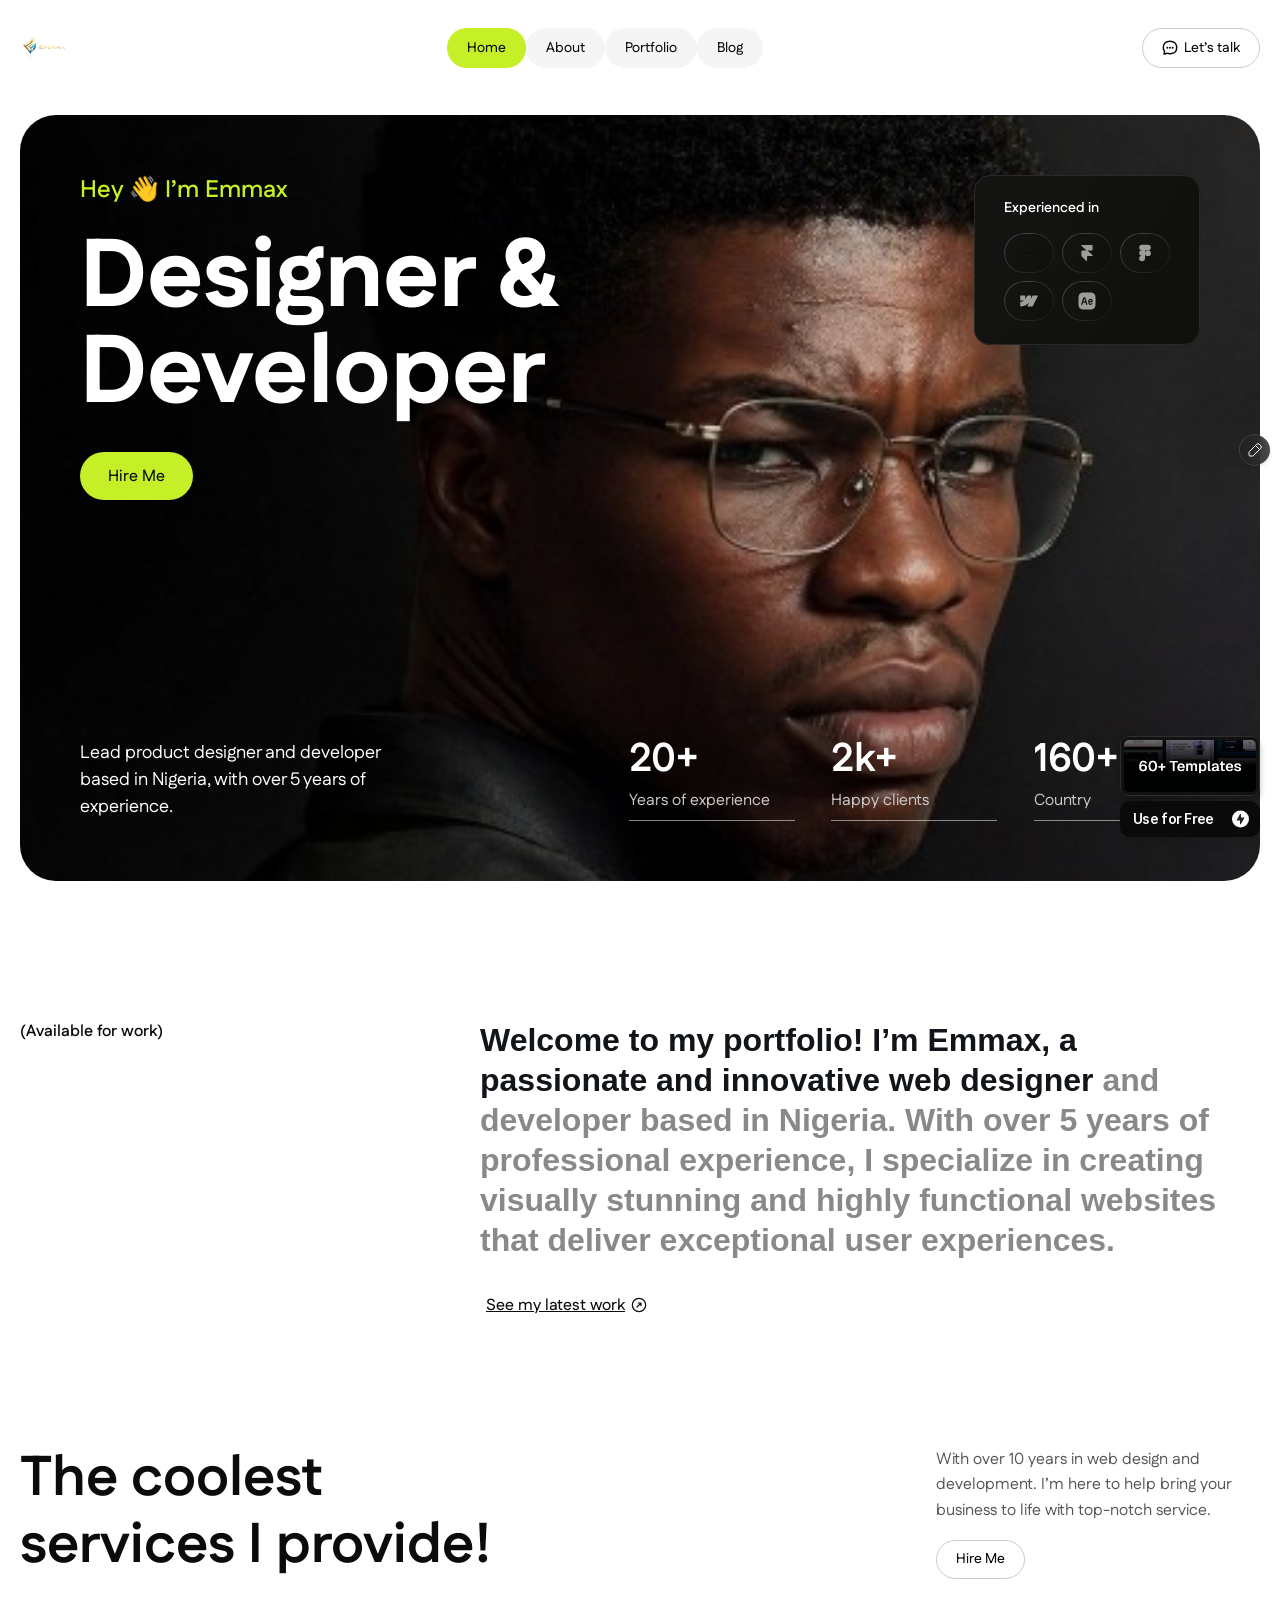
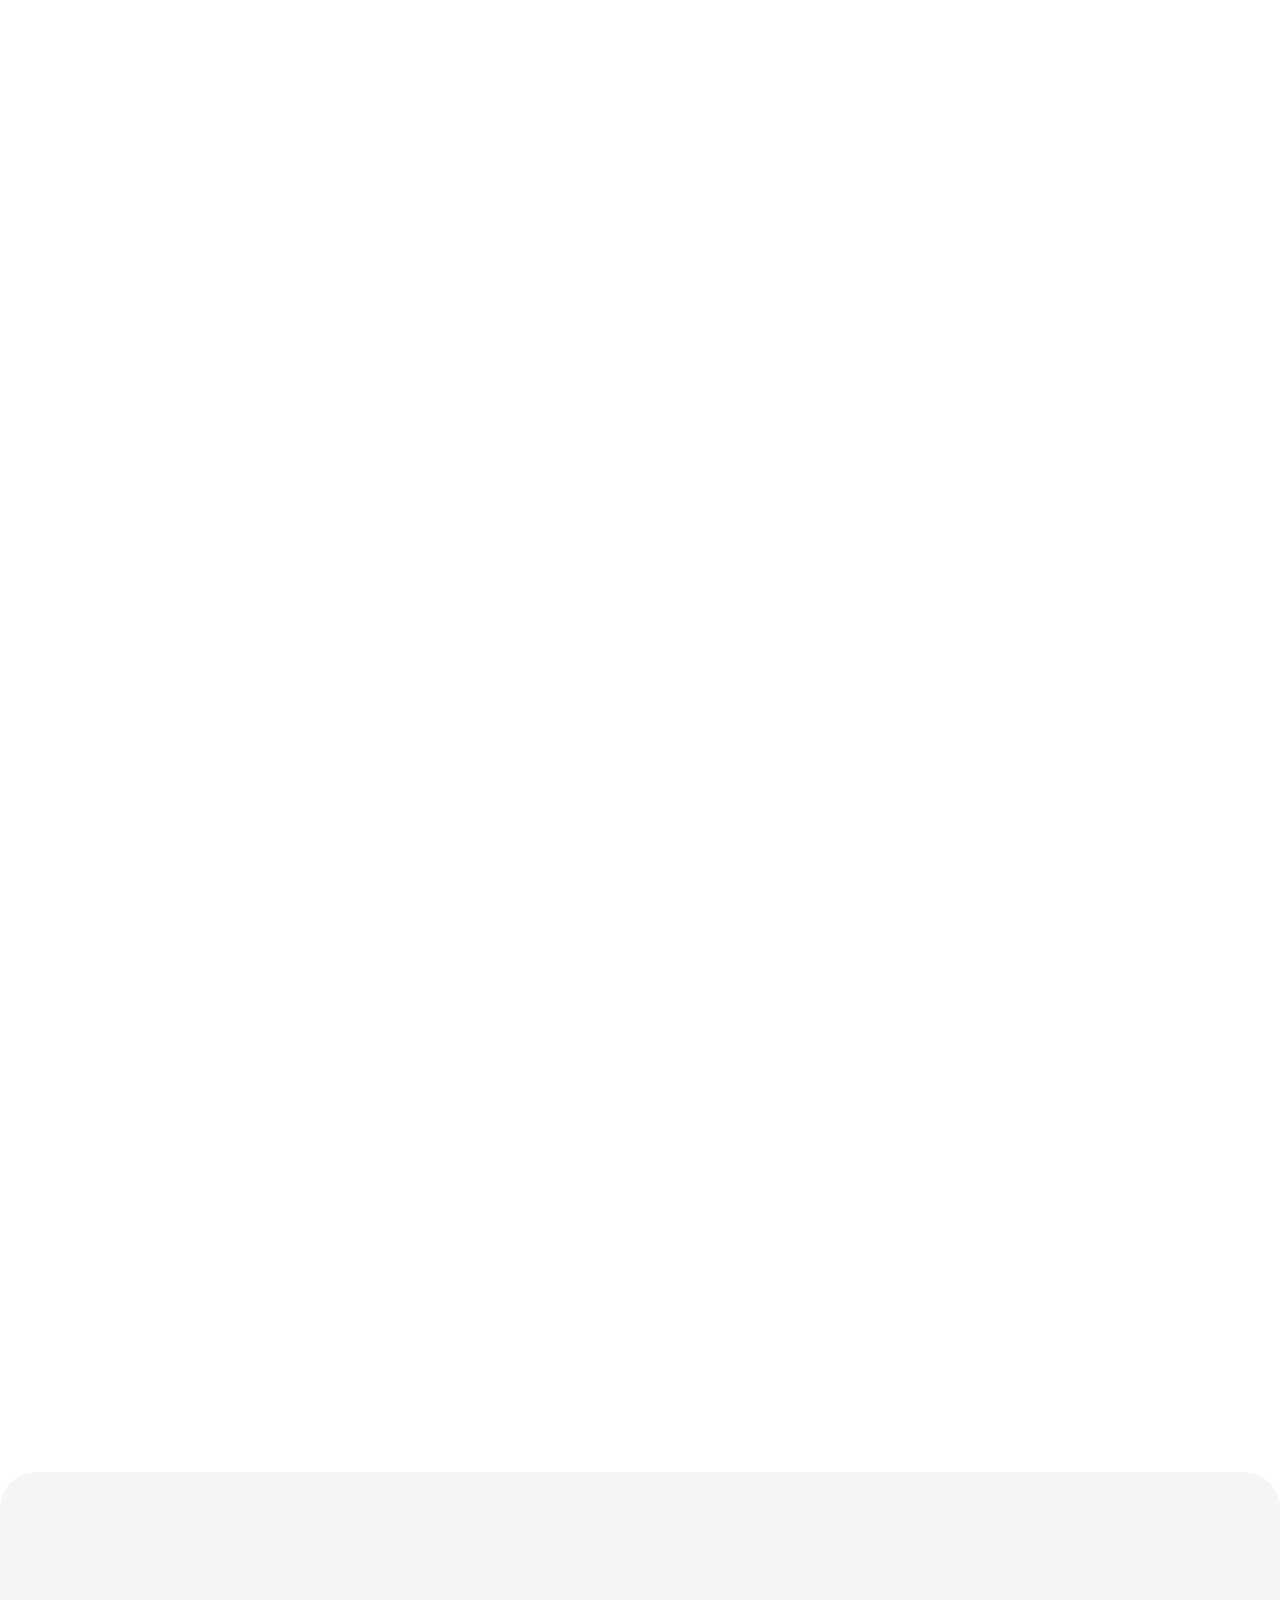
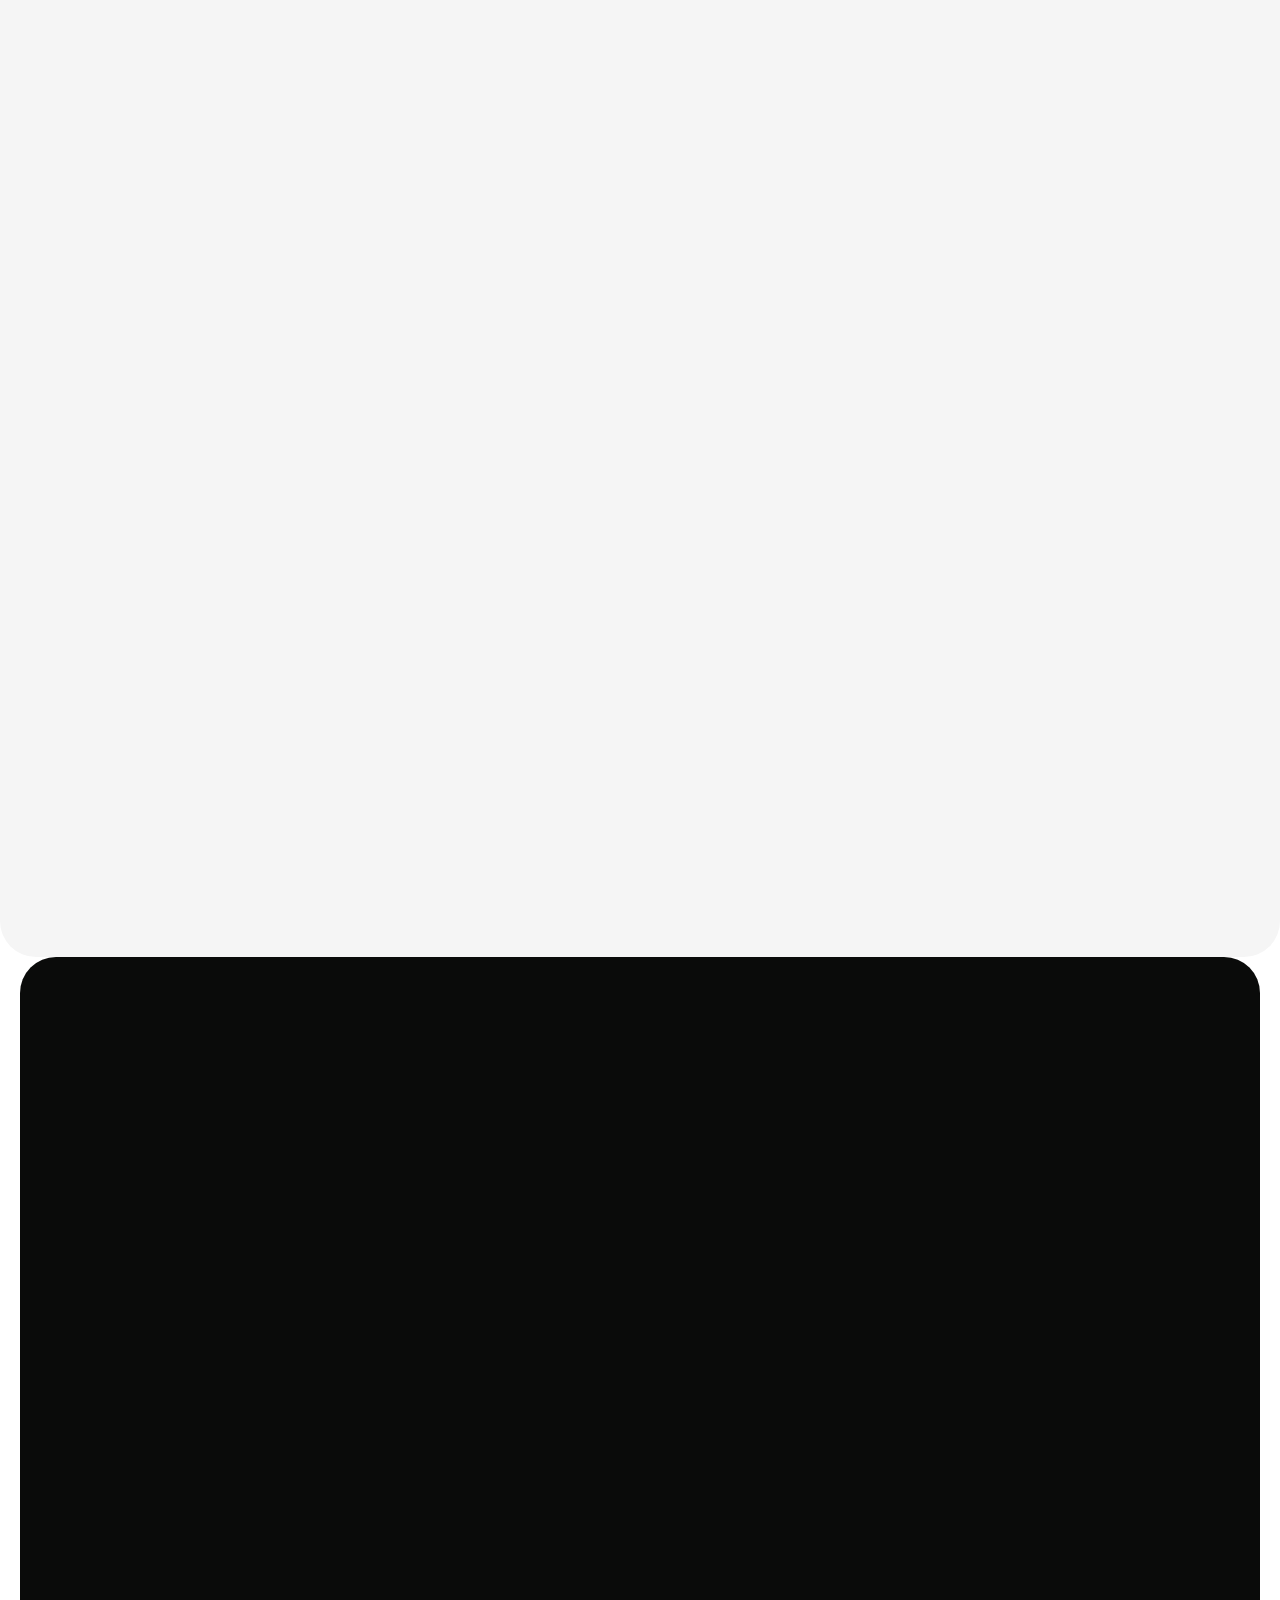
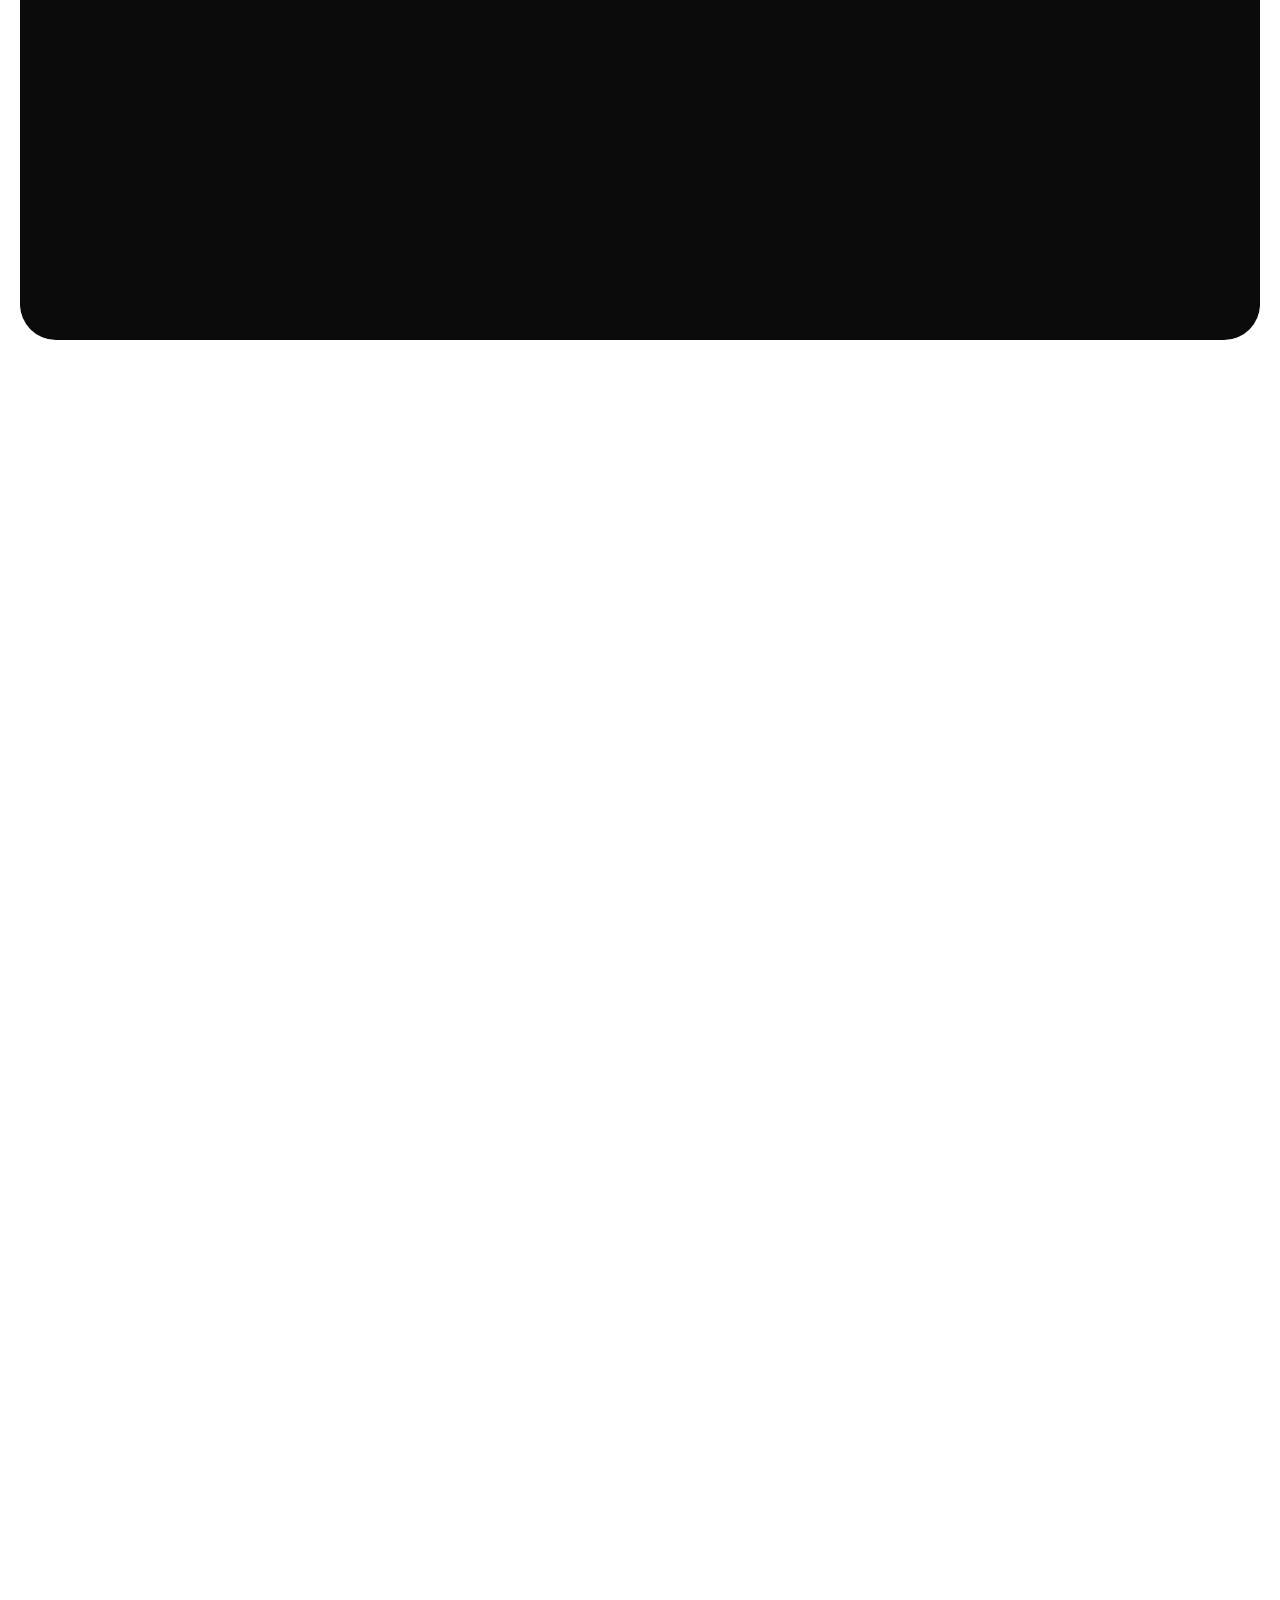
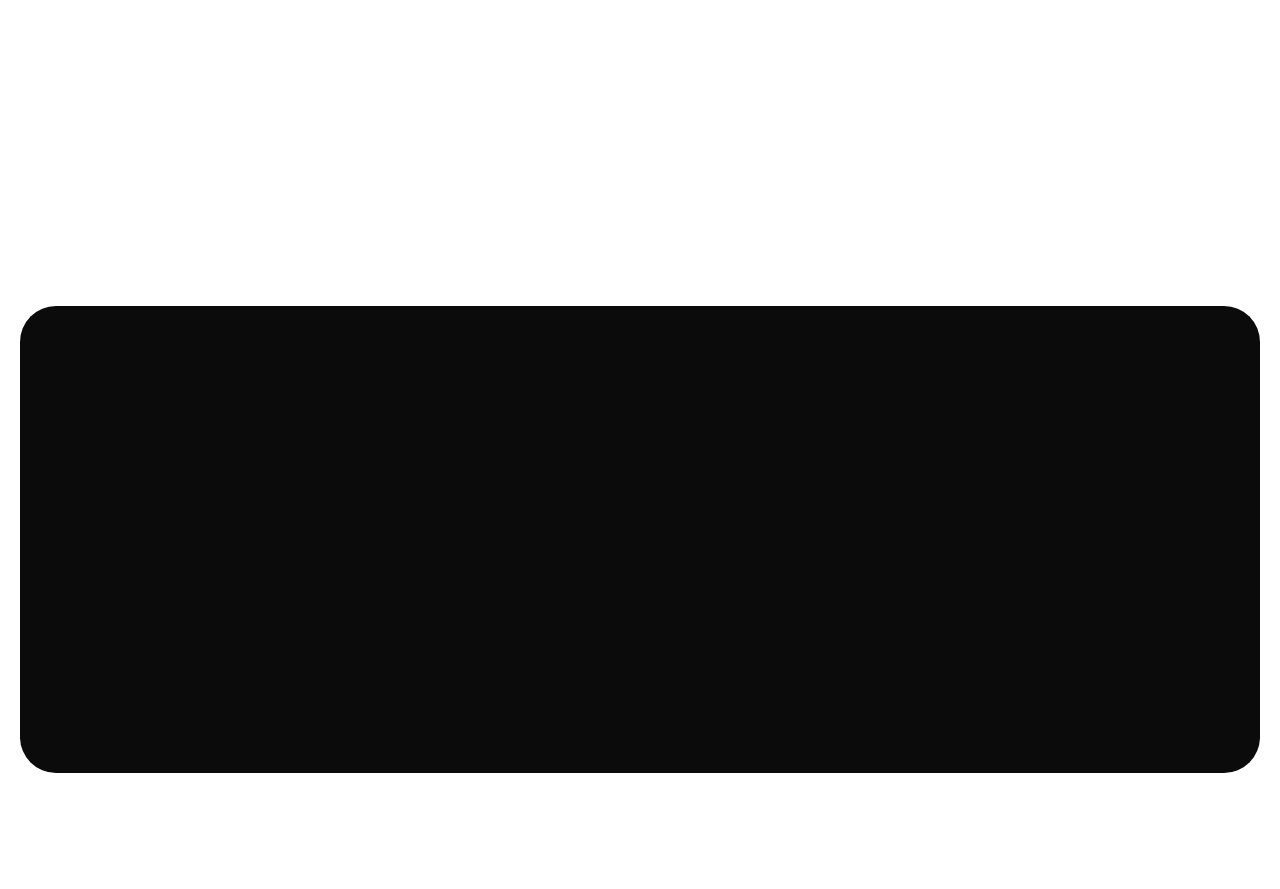
<file: index.html>
<!DOCTYPE html>
<html lang="en"><head>
<link rel="stylesheet" href="styles.css"><script>(function(){var f=window.fetch;window.fetch=function(u,o){if(typeof u==='string'&&u.includes('.framercms')){return f('/assets/cms/'+u.split('/').pop(),o);}return f(u,o);};})();</script>
<script>
if(location.protocol==='file:'){
  document.addEventListener('DOMContentLoaded',function(){
    var d=document.createElement('div');
    d.style.cssText='position:fixed;top:0;left:0;right:0;z-index:999999;background:#1E293B;color:#F8FAFC;padding:14px 20px;font:13px/1.5 system-ui,sans-serif;text-align:center;box-shadow:0 2px 8px rgba(0,0,0,.3)';
    d.innerHTML='<strong>Local preview:</strong> Run <code style="background:#334155;padding:2px 8px;border-radius:4px;margin:0 4px">npx serve .</code> in this folder, then open <a href="http://localhost:3000" style="color:#60A5FA">localhost:3000</a>. Or deploy to Netlify/Vercel/GitHub Pages — it works instantly! <button onclick="this.parentElement.remove()" style="margin-left:12px;background:#475569;border:none;color:#F8FAFC;padding:4px 10px;border-radius:4px;cursor:pointer;font-size:12px">✕</button>';
    document.body.prepend(d);
  });
}
</script>
	<meta charset="utf-8">
	<meta name="viewport" content="width=device-width">
	<meta name="generator" content="Framer 80f113d">
	<title>Portox - Personal Portfolio &amp; Agency Site</title>
    <meta name="description" content="Portox is a Portfolio Framer Template &amp; Framer Agency Template designed to showcase your agency’s or portfolio’s work. Ideal for freelancers, creative portfolios, creative agencies, digital agencies, personal portfolios, and portfolio landing pages.">
    <meta name="framer-search-index" content="https://framerusercontent.com/sites/3VRWJns4DyxJ1sNEsjS21C/searchIndex-oA21CQHNcejg.json">
    <link href="assets/images/image-extra-1.png" rel="icon" media="(prefers-color-scheme: light)">
    <link href="assets/images/image-extra-1.png" rel="icon" media="(prefers-color-scheme: dark)">
    <!-- Open Graph -->
    <meta property="og:type" content="website">
    <meta property="og:title" content="Portox - Personal Portfolio &amp; Agency Site">
    <meta property="og:description" content="Portox is a Portfolio Framer Template &amp; Framer Agency Template designed to showcase your agency’s or portfolio’s work. Ideal for freelancers, creative portfolios, creative agencies, digital agencies, personal portfolios, and portfolio landing pages.">
    <meta property="og:image" content="assets/images/image-extra-2.png">
    <!-- X -->
    <meta name="twitter:card" content="summary_large_image">
    <meta name="twitter:title" content="Portox - Personal Portfolio &amp; Agency Site">
    <meta name="twitter:description" content="Portox is a Portfolio Framer Template &amp; Framer Agency Template designed to showcase your agency’s or portfolio’s work. Ideal for freelancers, creative portfolios, creative agencies, digital agencies, personal portfolios, and portfolio landing pages.">
    <meta name="twitter:image" content="assets/images/image-extra-2.png">
	
	
	<script>try{if(localStorage.getItem("__framer_force_showing_editorbar_since")){const n=document.createElement("link");n.rel="modulepreload";n.href="https://framer.com/edit/init.mjs";document.head.appendChild(n)}}catch(e){}</script><link rel="modulepreload" href="https://framer.com/edit/init.mjs">
	<link rel="canonical" href="https://final-fox-534912.framer.app/"><meta property="og:url" content="https://final-fox-534912.framer.app/"><!-- Start of headStart -->
    
    <!-- End of headStart -->
	
	
	<link href="https://fonts.gstatic.com" rel="preconnect" crossorigin="">
    <link href="https://fonts.gstatic.com" rel="preconnect" crossorigin="">
	
	<meta name="robots" content="max-image-preview:large"><!-- Start of headEnd -->
    
    <!-- End of headEnd -->
	
</head>
<body>
	
	<!-- Start of bodyStart -->
    
    <!-- End of bodyStart -->
	
	<div id="main" data-framer-hydrate-v2="{&quot;routeId&quot;:&quot;augiA20Il&quot;,&quot;localeId&quot;:&quot;default&quot;,&quot;breakpoints&quot;:[{&quot;hash&quot;:&quot;72rtr7&quot;,&quot;mediaQuery&quot;:&quot;(min-width: 1200px)&quot;},{&quot;hash&quot;:&quot;1bdfjo6&quot;,&quot;mediaQuery&quot;:&quot;(min-width: 810px) and (max-width: 1199.98px)&quot;},{&quot;hash&quot;:&quot;7defn5&quot;,&quot;mediaQuery&quot;:&quot;(max-width: 809.98px)&quot;},{&quot;hash&quot;:&quot;1uvlfzf&quot;,&quot;mediaQuery&quot;:&quot;(min-width: 1200px)&quot;},{&quot;hash&quot;:&quot;qoz70k&quot;,&quot;mediaQuery&quot;:&quot;(min-width: 810px) and (max-width: 1199.98px)&quot;},{&quot;hash&quot;:&quot;fwj6yk&quot;,&quot;mediaQuery&quot;:&quot;(max-width: 809.98px)&quot;}]}" data-framer-ssr-released-at="2026-08-12T12:02:11.066Z" data-framer-page-optimized-at="2026-08-15T22:53:54.566Z" data-framer-generated-page=""><!--$--><!--$--><div class="framer-bTxfY framer-1uvlfzf" data-layout-template="true" style="--13wru43:visible;min-height:100vh;width:auto"><div class="ssr-variant hidden-fwj6yk hidden-qoz70k"><div class="framer-ur6hwr-container" data-framer-layout-hint-center-x="true" style="transform:translateX(-50%)"><nav class="framer-0aSs1 framer-18srp3u framer-v-18srp3u" data-framer-name="Desktop" style="background-color: rgba(255, 255, 255, 0); width: 100%; box-shadow: none; opacity: 1;"><div class="framer-fo834p" data-framer-name="Container" style="opacity: 1;"><div class="framer-1ups8b0" data-framer-name="Navbar" style="opacity: 1;"><div class="framer-1ruhuxi-container" style="opacity: 1;"><!--$--><a class="framer-lDyuJ framer-17f0gnq framer-v-17f0gnq framer-17779d6" data-framer-name="Default" href="./" data-framer-page-link-current="true" style="height: 100%; width: 100%; opacity: 1;"><div class="framer-7lzihu" data-framer-name="Image" style="opacity: 1;"><div style="position:absolute;border-radius:inherit;corner-shape:inherit;top:0;right:0;bottom:0;left:0" data-framer-background-image-wrapper="true"><img decoding="auto" width="1536" height="1024" sizes="(min-width: 1200px) 48px, (max-width: 809.98px) 48px, (min-width: 810px) and (max-width: 1199.98px) 48px" srcset="assets/images/logo-1.png 512w,assets/images/logo-2.png 1024w,assets/images/logo-3.png 1536w" src="assets/images/logo-3.png" alt="Logo" style="display:block;width:100%;height:100%;border-radius:inherit;corner-shape:inherit;object-position:center;object-fit:cover"></div></div></a><!--/$--></div><ul class="framer-gl4crs" data-framer-name="Navigation" style="background-color:rgba(0, 0, 0, 0);border-bottom-left-radius:0px;border-bottom-right-radius:0px;border-top-left-radius:0px;border-top-right-radius:0px;box-shadow:none;opacity:1"><!--$--><li class="framer-kb8dy4-container" style="opacity: 1;"><!--$--><a class="framer-0j7ht framer-PoLMw framer-17ixekp framer-v-zc2rpk framer-1ai53nj" data-framer-name="Primary Active" data-highlight="true" href="./" data-framer-page-link-current="true" tabindex="0" style="background-color: var(--token-00fd2154-92d3-498b-940a-b773b1fa8e3c, rgb(197, 240, 40)); border-radius: 1000px; opacity: 1;"><div class="framer-wcdkum" data-framer-name="Text" data-framer-component-type="RichTextContainer" style="--extracted-r6o4lv: var(--token-949b360b-9e64-4017-8985-c09cc605bb85, rgb(10, 11, 10)); --framer-paragraph-spacing: 0px; transform: none; opacity: 1;"><p class="framer-text framer-styles-preset-nq1u6z" data-styles-preset="WBcn5oa1r" style="--framer-text-color:var(--extracted-r6o4lv, var(--token-949b360b-9e64-4017-8985-c09cc605bb85, rgb(10, 11, 10)))">Home</p></div></a><!--/$--></li><!--/$--><!--$--><li class="framer-19ld0jh-container" style="opacity: 1;"><!--$--><a class="framer-0j7ht framer-PoLMw framer-17ixekp framer-v-17ixekp framer-1ai53nj" data-framer-name="Primary" data-highlight="true" href="./about" tabindex="0" style="background-color: var(--token-7b5d9f2c-a6c0-450b-bff1-12cab5ce755a, rgb(245, 245, 245)); border-radius: 1000px; opacity: 1;"><div class="framer-wcdkum" data-framer-name="Text" data-framer-component-type="RichTextContainer" style="--extracted-r6o4lv: var(--token-949b360b-9e64-4017-8985-c09cc605bb85, rgb(10, 11, 10)); --framer-paragraph-spacing: 0px; transform: none; opacity: 1;"><p class="framer-text framer-styles-preset-nq1u6z" data-styles-preset="WBcn5oa1r" style="--framer-text-color:var(--extracted-r6o4lv, var(--token-949b360b-9e64-4017-8985-c09cc605bb85, rgb(10, 11, 10)))">About</p></div></a><!--/$--></li><!--/$--><!--$--><li class="framer-13m6529-container" style="opacity: 1;"><!--$--><a class="framer-0j7ht framer-PoLMw framer-17ixekp framer-v-17ixekp framer-1ai53nj" data-framer-name="Primary" data-highlight="true" href="./portfolio" tabindex="0" style="background-color: var(--token-7b5d9f2c-a6c0-450b-bff1-12cab5ce755a, rgb(245, 245, 245)); border-radius: 1000px; opacity: 1;"><div class="framer-wcdkum" data-framer-name="Text" data-framer-component-type="RichTextContainer" style="--extracted-r6o4lv: var(--token-949b360b-9e64-4017-8985-c09cc605bb85, rgb(10, 11, 10)); --framer-paragraph-spacing: 0px; transform: none; opacity: 1;"><p class="framer-text framer-styles-preset-nq1u6z" data-styles-preset="WBcn5oa1r" style="--framer-text-color:var(--extracted-r6o4lv, var(--token-949b360b-9e64-4017-8985-c09cc605bb85, rgb(10, 11, 10)))">Portfolio</p></div></a><!--/$--></li><!--/$--><!--$--><li class="framer-1iy6w8u-container" style="opacity: 1;"><!--$--><a class="framer-0j7ht framer-PoLMw framer-17ixekp framer-v-17ixekp framer-1ai53nj" data-framer-name="Primary" data-highlight="true" href="./blog" tabindex="0" style="background-color: var(--token-7b5d9f2c-a6c0-450b-bff1-12cab5ce755a, rgb(245, 245, 245)); border-radius: 1000px; opacity: 1;"><div class="framer-wcdkum" data-framer-name="Text" data-framer-component-type="RichTextContainer" style="--extracted-r6o4lv: var(--token-949b360b-9e64-4017-8985-c09cc605bb85, rgb(10, 11, 10)); --framer-paragraph-spacing: 0px; transform: none; opacity: 1;"><p class="framer-text framer-styles-preset-nq1u6z" data-styles-preset="WBcn5oa1r" style="--framer-text-color:var(--extracted-r6o4lv, var(--token-949b360b-9e64-4017-8985-c09cc605bb85, rgb(10, 11, 10)))">Blog</p></div></a><!--/$--></li><!--/$--></ul><div class="framer-1uuwo3i" data-framer-name="Button Block" style="opacity: 1;"><!--$--><div class="framer-1ndqnl2-container" style="opacity: 1;"><!--$--><a class="framer-yxd7o framer-apnp3 framer-PoLMw framer-1n7w2b8 framer-v-4s9nzx framer-mk0ano" data-border="true" data-framer-name="Header" href="./contact" style="--border-bottom-width: 1px; --border-color: var(--token-654e38f5-ff4e-47e8-a705-d17ecd43d08d, rgb(204, 203, 203)); --border-left-width: 1px; --border-right-width: 1px; --border-style: solid; --border-top-width: 1px; background-color: rgba(197, 240, 41, 0); border-radius: 999px; opacity: 1;"><div class="framer-6dcmcc" data-framer-name="Text" data-framer-component-type="RichTextContainer" style="--extracted-r6o4lv: var(--token-949b360b-9e64-4017-8985-c09cc605bb85, rgb(10, 11, 10)); --framer-paragraph-spacing: 0px; transform: none; opacity: 1;"><p class="framer-text framer-styles-preset-nq1u6z" data-styles-preset="WBcn5oa1r" style="--framer-text-color:var(--extracted-r6o4lv, var(--token-949b360b-9e64-4017-8985-c09cc605bb85, rgb(10, 11, 10)))">Let’s talk</p></div><div class="framer-1efien3" data-framer-name="Icon Wrap" style="opacity: 1;"><div class="framer-pfcsot" data-framer-name="Hover Icon" style="opacity:0"><div style="position:absolute;border-radius:inherit;corner-shape:inherit;top:0;right:0;bottom:0;left:0" data-framer-background-image-wrapper="true"><img decoding="auto" width="16" height="16" src="assets/images/icon-1.svg" alt="Icon" style="display:block;width:100%;height:100%;border-radius:inherit;corner-shape:inherit;object-position:center;object-fit:cover"></div></div><div class="framer-1pke27q" data-framer-name="Default Icon" style="opacity:1"><div style="position:absolute;border-radius:inherit;corner-shape:inherit;top:0;right:0;bottom:0;left:0" data-framer-background-image-wrapper="true"><img decoding="auto" width="16" height="16" src="assets/images/icon-2.svg" alt="Icon" style="display:block;width:100%;height:100%;border-radius:inherit;corner-shape:inherit;object-position:center;object-fit:cover"></div></div></div></a><!--/$--></div><!--/$--></div></div></div></nav></div></div><div data-framer-root="" class="framer-RROvt framer-DTDxu framer-ZGPhC framer-wypDN framer-Cd0Vg framer-H4TY8 framer-lg7V0 framer-YBqoE framer-qbpQ1 framer-j8O4y framer-TcVAR framer-72rtr7" style="min-height:100vh;width:auto;display:contents"><section class="framer-1rsigw5" data-framer-name="Hero Section" id="hero-section"><div class="framer-6wtess" data-framer-name="Container"><div class="framer-8vl3ym" data-framer-name="Hero Wrapper"><div class="ssr-variant hidden-7defn5"><div class="framer-ft7d5s" data-framer-appear-id="ft7d5s" data-framer-name="Hero Image" style="opacity: 1; transform: none; will-change: transform;"><div style="position:absolute;border-radius:inherit;corner-shape:inherit;top:0;right:0;bottom:0;left:0" data-framer-background-image-wrapper="true"><img decoding="auto" width="480" height="480" src="assets/images/hero-image.jpeg" alt="Hero Image" style="display:block;width:100%;height:100%;border-radius:inherit;corner-shape:inherit;object-position:center;object-fit:cover"></div></div></div><div class="framer-10rf6vi" data-framer-name="Left Column"><div class="framer-1afyol6" data-framer-name="Content Text Block "><div class="ssr-variant hidden-7defn5"><div class="framer-15wscch" data-framer-appear-id="15wscch" data-framer-name="Title Block" style="opacity: 1; transform: none; will-change: transform;"><div class="framer-1pgaf35" data-framer-name="Subtitle" data-framer-component-type="RichTextContainer" style="transform:none"><p class="framer-text framer-styles-preset-13od68f" data-styles-preset="iBhKrgdg4" dir="auto" style="--framer-text-color:var(--token-00fd2154-92d3-498b-940a-b773b1fa8e3c, rgb(197, 240, 40))">Hey 👋 I’m Emmax</p></div><div class="framer-d906wd" data-framer-name="Title" data-framer-component-type="RichTextContainer" style="transform:none"><h1 class="framer-text framer-styles-preset-14g6gtd" data-styles-preset="h2SZaqA3b" style="--framer-text-color:var(--token-0f4cbfc4-2063-4cea-a2b7-9caf65727dae, rgb(255, 255, 255))">Designer &amp; Developer</h1></div></div></div><!--$--><div class="ssr-variant hidden-7defn5 hidden-1bdfjo6"><div class="framer-rnls37-container" data-framer-appear-id="rnls37" style="opacity: 1; transform: none; will-change: transform;"><!--$--><a class="framer-kYzA1 framer-apnp3 framer-3tjZ5 framer-a7mmjd framer-v-a7mmjd framer-ppxvkl" data-framer-name="Primary" href="./contact" style="background-color: var(--token-00fd2154-92d3-498b-940a-b773b1fa8e3c, rgb(197, 240, 40)); border-radius: 999px; opacity: 1;"><div class="framer-1jwq5iv" data-framer-name="Text" data-framer-component-type="RichTextContainer" style="--extracted-r6o4lv: var(--token-949b360b-9e64-4017-8985-c09cc605bb85, rgb(10, 11, 10)); --framer-paragraph-spacing: 0px; transform: none; opacity: 1;"><p class="framer-text framer-styles-preset-11pdutb" data-styles-preset="n4POwZ1Fl" style="--framer-text-color:var(--extracted-r6o4lv, var(--token-949b360b-9e64-4017-8985-c09cc605bb85, rgb(10, 11, 10)))">Hire Me</p></div></a><!--/$--></div></div><!--/$--></div><div class="ssr-variant hidden-7defn5"><div class="framer-10megxg" data-framer-appear-id="10megxg" data-framer-name="Text" data-framer-component-type="RichTextContainer" style="opacity: 1; justify-content: flex-end; transform: none; will-change: transform;"><p class="framer-text framer-styles-preset-1dgvxjo" data-styles-preset="DOKdZJqed" dir="auto" style="--framer-text-color:var(--token-0f4cbfc4-2063-4cea-a2b7-9caf65727dae, rgb(255, 255, 255))">Lead product designer and developer based in Nigeria, with over 5 years of experience.</p></div></div></div><div class="framer-1aw7fo9" data-framer-name="Right Columnn"><div class="ssr-variant hidden-7defn5"><div class="framer-116qtie" data-border="true" data-framer-appear-id="116qtie" data-framer-name="Experience Block" style="opacity: 1; transform: none; will-change: transform;"><div class="framer-wjf860" data-framer-name="Text" data-framer-component-type="RichTextContainer" style="transform:none"><p class="framer-text framer-styles-preset-1ygd9hj" data-styles-preset="hJfdcUGwb" style="--framer-text-alignment:left;--framer-text-color:var(--token-0f4cbfc4-2063-4cea-a2b7-9caf65727dae, rgb(255, 255, 255))">Experienced in</p></div><div class="framer-1u24qcy" data-framer-name="Experience Wrapper"><div class="ssr-variant"><div class="framer-1xaiksz-container"><!--$--><a class="framer-2To8U framer-4qce2o framer-v-4qce2o framer-1vfvzdo" data-framer-name="Default" href="https://www.sketch.com" style="border-radius: 100px; opacity: 1;"><div class="framer-wd0ebd" data-framer-name="Icon" style="opacity: 1;"><div style="position:absolute;border-radius:inherit;corner-shape:inherit;top:0;right:0;bottom:0;left:0" data-framer-background-image-wrapper="true"><img decoding="auto" width="20" height="20" src="assets/images/icon-7.svg" alt="" style="display:block;width:100%;height:100%;border-radius:inherit;corner-shape:inherit;object-position:center;object-fit:cover"></div></div><div class="framer-clx881" data-framer-name="Border" style="background:linear-gradient(317deg, rgb(21, 20, 19) 0%, rgb(77, 77, 77) 100%);border-bottom-left-radius:100px;border-bottom-right-radius:100px;border-top-left-radius:100px;border-top-right-radius:100px;opacity:1"></div><div class="framer-15c9owe" data-framer-name="Background" style="background: linear-gradient(119.502deg, rgb(21, 20, 19) 0%, rgb(14, 16, 11) 100%) rgba(0, 0, 0, 0); border-radius: 100px; opacity: 1;"></div></a><!--/$--></div></div><div class="ssr-variant"><div class="framer-123rawu-container"><!--$--><a class="framer-2To8U framer-4qce2o framer-v-4qce2o framer-1vfvzdo" data-framer-name="Default" href="https://www.framer.com" style="border-radius: 100px; opacity: 1;"><div class="framer-wd0ebd" data-framer-name="Icon" style="opacity: 1;"><div style="position:absolute;border-radius:inherit;corner-shape:inherit;top:0;right:0;bottom:0;left:0" data-framer-background-image-wrapper="true"><img decoding="auto" width="20" height="20" src="assets/images/icon-3.svg" alt="Icon" style="display:block;width:100%;height:100%;border-radius:inherit;corner-shape:inherit;object-position:center;object-fit:cover"></div></div><div class="framer-clx881" data-framer-name="Border" style="background:linear-gradient(317deg, rgb(21, 20, 19) 0%, rgb(77, 77, 77) 100%);border-bottom-left-radius:100px;border-bottom-right-radius:100px;border-top-left-radius:100px;border-top-right-radius:100px;opacity:1"></div><div class="framer-15c9owe" data-framer-name="Background" style="background: linear-gradient(119.502deg, rgb(21, 20, 19) 0%, rgb(14, 16, 11) 100%) rgba(0, 0, 0, 0); border-radius: 100px; opacity: 1;"></div></a><!--/$--></div></div><div class="ssr-variant"><div class="framer-1n5orhs-container"><!--$--><a class="framer-2To8U framer-4qce2o framer-v-4qce2o framer-1vfvzdo" data-framer-name="Default" href="https://www.figma.com" style="border-radius: 100px; opacity: 1;"><div class="framer-wd0ebd" data-framer-name="Icon" style="opacity: 1;"><div style="position:absolute;border-radius:inherit;corner-shape:inherit;top:0;right:0;bottom:0;left:0" data-framer-background-image-wrapper="true"><img decoding="auto" width="20" height="20" src="assets/images/icon-4.svg" alt="Icon" style="display:block;width:100%;height:100%;border-radius:inherit;corner-shape:inherit;object-position:center;object-fit:cover"></div></div><div class="framer-clx881" data-framer-name="Border" style="background:linear-gradient(317deg, rgb(21, 20, 19) 0%, rgb(77, 77, 77) 100%);border-bottom-left-radius:100px;border-bottom-right-radius:100px;border-top-left-radius:100px;border-top-right-radius:100px;opacity:1"></div><div class="framer-15c9owe" data-framer-name="Background" style="background: linear-gradient(119.502deg, rgb(21, 20, 19) 0%, rgb(14, 16, 11) 100%) rgba(0, 0, 0, 0); border-radius: 100px; opacity: 1;"></div></a><!--/$--></div></div><div class="ssr-variant"><div class="framer-1ii0x79-container"><!--$--><a class="framer-2To8U framer-4qce2o framer-v-4qce2o framer-1vfvzdo" data-framer-name="Default" href=" https://www.webflow.com" style="border-radius: 100px; opacity: 1;"><div class="framer-wd0ebd" data-framer-name="Icon" style="opacity: 1;"><div style="position:absolute;border-radius:inherit;corner-shape:inherit;top:0;right:0;bottom:0;left:0" data-framer-background-image-wrapper="true"><img decoding="auto" width="20" height="20" src="assets/images/icon-5.svg" alt="Icon" style="display:block;width:100%;height:100%;border-radius:inherit;corner-shape:inherit;object-position:center;object-fit:cover"></div></div><div class="framer-clx881" data-framer-name="Border" style="background:linear-gradient(317deg, rgb(21, 20, 19) 0%, rgb(77, 77, 77) 100%);border-bottom-left-radius:100px;border-bottom-right-radius:100px;border-top-left-radius:100px;border-top-right-radius:100px;opacity:1"></div><div class="framer-15c9owe" data-framer-name="Background" style="background: linear-gradient(119.502deg, rgb(21, 20, 19) 0%, rgb(14, 16, 11) 100%) rgba(0, 0, 0, 0); border-radius: 100px; opacity: 1;"></div></a><!--/$--></div></div><div class="ssr-variant"><div class="framer-fzwr8k-container"><!--$--><a class="framer-2To8U framer-4qce2o framer-v-4qce2o framer-1vfvzdo" data-framer-name="Default" href=" https://www.adobe.com/products/aftereffects.html" style="border-radius: 100px; opacity: 1;"><div class="framer-wd0ebd" data-framer-name="Icon" style="opacity: 1;"><div style="position:absolute;border-radius:inherit;corner-shape:inherit;top:0;right:0;bottom:0;left:0" data-framer-background-image-wrapper="true"><img decoding="auto" width="20" height="20" src="assets/images/icon-11.svg" alt="" style="display:block;width:100%;height:100%;border-radius:inherit;corner-shape:inherit;object-position:center;object-fit:cover"></div></div><div class="framer-clx881" data-framer-name="Border" style="background:linear-gradient(317deg, rgb(21, 20, 19) 0%, rgb(77, 77, 77) 100%);border-bottom-left-radius:100px;border-bottom-right-radius:100px;border-top-left-radius:100px;border-top-right-radius:100px;opacity:1"></div><div class="framer-15c9owe" data-framer-name="Background" style="background: linear-gradient(119.502deg, rgb(21, 20, 19) 0%, rgb(14, 16, 11) 100%) rgba(0, 0, 0, 0); border-radius: 100px; opacity: 1;"></div></a><!--/$--></div></div></div></div></div><div class="framer-qhok6m" data-framer-name="Stats Wrapper"><div class="ssr-variant hidden-7defn5 hidden-1bdfjo6"><div class="framer-l7o0hv-container" data-framer-appear-id="l7o0hv" style="opacity: 1; transform: none; will-change: transform;"><div class="framer-h0Vnw framer-YBqoE framer-apnp3 framer-1eun87v framer-v-1eun87v" data-border="true" data-framer-name="Default" style="--border-bottom-width: 1px; --border-color: rgba(255, 255, 255, 0.3); --border-left-width: 0px; --border-right-width: 0px; --border-style: solid; --border-top-width: 0px; max-width: 100%; width: 100%; opacity: 1;"><div class="framer-y8nbci" data-framer-name="Text Block" style="opacity: 1;"><div class="framer-o238ma-container" style="opacity: 1;"><!--$--><div style="display:flex;justify-content:center;align-items:center;gap:0px;flex-direction:row;font-size:40px;font-family:&quot;Fustat&quot;, &quot;Fustat Placeholder&quot;, sans-serif;font-weight:700;color:var(--token-0f4cbfc4-2063-4cea-a2b7-9caf65727dae, rgb(255, 255, 255))"><span style="font-family:&quot;Fustat&quot;, &quot;Fustat Placeholder&quot;, sans-serif;font-weight:700;color:var(--token-0f4cbfc4-2063-4cea-a2b7-9caf65727dae, rgb(255, 255, 255))"></span><span>20</span><span style="font-family:&quot;Fustat&quot;, &quot;Fustat Placeholder&quot;, sans-serif;font-weight:700;color:var(--token-0f4cbfc4-2063-4cea-a2b7-9caf65727dae, rgb(255, 255, 255))">+</span></div><!--/$--></div><div class="framer-141y2m6" data-framer-name="Text" data-framer-component-type="RichTextContainer" style="--extracted-r6o4lv: var(--token-654e38f5-ff4e-47e8-a705-d17ecd43d08d, rgb(204, 203, 203)); --framer-paragraph-spacing: 0px; transform: none; opacity: 1;"><p class="framer-text framer-styles-preset-1htgcg1" data-styles-preset="lIHPTnbc6" style="--framer-text-color:var(--extracted-r6o4lv, var(--token-654e38f5-ff4e-47e8-a705-d17ecd43d08d, rgb(204, 203, 203)))">Years of experience</p></div></div><div class="framer-19wrft9" data-framer-name="Divider" style="background-color: rgba(255, 255, 255, 0.3); opacity: 1;"></div></div></div></div><div class="ssr-variant hidden-7defn5 hidden-1bdfjo6"><div class="framer-1fifqmk-container" data-framer-appear-id="1fifqmk" style="opacity: 1; transform: none; will-change: transform;"><div class="framer-h0Vnw framer-YBqoE framer-apnp3 framer-1eun87v framer-v-1eun87v" data-border="true" data-framer-name="Default" style="--border-bottom-width: 1px; --border-color: rgba(255, 255, 255, 0.3); --border-left-width: 0px; --border-right-width: 0px; --border-style: solid; --border-top-width: 0px; max-width: 100%; width: 100%; opacity: 1;"><div class="framer-y8nbci" data-framer-name="Text Block" style="opacity: 1;"><div class="framer-o238ma-container" style="opacity: 1;"><!--$--><div style="display:flex;justify-content:center;align-items:center;gap:0px;flex-direction:row;font-size:40px;font-family:&quot;Fustat&quot;, &quot;Fustat Placeholder&quot;, sans-serif;font-weight:700;color:var(--token-0f4cbfc4-2063-4cea-a2b7-9caf65727dae, rgb(255, 255, 255))"><span style="font-family:&quot;Fustat&quot;, &quot;Fustat Placeholder&quot;, sans-serif;font-weight:700;color:var(--token-0f4cbfc4-2063-4cea-a2b7-9caf65727dae, rgb(255, 255, 255))"></span><span>2</span><span style="font-family:&quot;Fustat&quot;, &quot;Fustat Placeholder&quot;, sans-serif;font-weight:700;color:var(--token-0f4cbfc4-2063-4cea-a2b7-9caf65727dae, rgb(255, 255, 255))"> k+</span></div><!--/$--></div><div class="framer-141y2m6" data-framer-name="Text" data-framer-component-type="RichTextContainer" style="--extracted-r6o4lv: var(--token-654e38f5-ff4e-47e8-a705-d17ecd43d08d, rgb(204, 203, 203)); --framer-paragraph-spacing: 0px; transform: none; opacity: 1;"><p class="framer-text framer-styles-preset-1htgcg1" data-styles-preset="lIHPTnbc6" style="--framer-text-color:var(--extracted-r6o4lv, var(--token-654e38f5-ff4e-47e8-a705-d17ecd43d08d, rgb(204, 203, 203)))">Happy clients</p></div></div><div class="framer-19wrft9" data-framer-name="Divider" style="background-color: rgba(255, 255, 255, 0.3); opacity: 1;"></div></div></div></div><div class="ssr-variant hidden-7defn5 hidden-1bdfjo6"><div class="framer-xz6xau-container" data-framer-appear-id="xz6xau" style="opacity: 1; transform: none; will-change: transform;"><div class="framer-h0Vnw framer-YBqoE framer-apnp3 framer-1eun87v framer-v-1eun87v" data-border="true" data-framer-name="Default" style="--border-bottom-width: 1px; --border-color: rgba(255, 255, 255, 0.3); --border-left-width: 0px; --border-right-width: 0px; --border-style: solid; --border-top-width: 0px; max-width: 100%; width: 100%; opacity: 1;"><div class="framer-y8nbci" data-framer-name="Text Block" style="opacity: 1;"><div class="framer-o238ma-container" style="opacity: 1;"><!--$--><div style="display:flex;justify-content:center;align-items:center;gap:0px;flex-direction:row;font-size:40px;font-family:&quot;Fustat&quot;, &quot;Fustat Placeholder&quot;, sans-serif;font-weight:700;color:var(--token-0f4cbfc4-2063-4cea-a2b7-9caf65727dae, rgb(255, 255, 255))"><span style="font-family:&quot;Fustat&quot;, &quot;Fustat Placeholder&quot;, sans-serif;font-weight:700;color:var(--token-0f4cbfc4-2063-4cea-a2b7-9caf65727dae, rgb(255, 255, 255))"></span><span>160</span><span style="font-family:&quot;Fustat&quot;, &quot;Fustat Placeholder&quot;, sans-serif;font-weight:700;color:var(--token-0f4cbfc4-2063-4cea-a2b7-9caf65727dae, rgb(255, 255, 255))">+</span></div><!--/$--></div><div class="framer-141y2m6" data-framer-name="Text" data-framer-component-type="RichTextContainer" style="--extracted-r6o4lv: var(--token-654e38f5-ff4e-47e8-a705-d17ecd43d08d, rgb(204, 203, 203)); --framer-paragraph-spacing: 0px; transform: none; opacity: 1;"><p class="framer-text framer-styles-preset-1htgcg1" data-styles-preset="lIHPTnbc6" style="--framer-text-color:var(--extracted-r6o4lv, var(--token-654e38f5-ff4e-47e8-a705-d17ecd43d08d, rgb(204, 203, 203)))">Country</p></div></div><div class="framer-19wrft9" data-framer-name="Divider" style="background-color: rgba(255, 255, 255, 0.3); opacity: 1;"></div></div></div></div></div></div><div class="framer-1b5nl13" data-framer-name="Blush" style="transform:translate(-50%, -50%) rotate(-37deg)"></div></div></div><div aria-label="Scroll Trigger" class="framer-5syv1p" data-framer-name="Scroll Triger" id="scroll-trigger"></div></section><section class="framer-opukpy" data-framer-name="About Section" id="about"><div class="framer-1jr8qje" data-framer-name="Container"><div class="ssr-variant hidden-7defn5"><div class="framer-1r9f41z" data-framer-name="Content Wrapper" style="will-change: transform; opacity: 1; transform: none;"><div class="framer-dfd7ja" data-framer-name="Text" data-framer-component-type="RichTextContainer" style="transform:none"><p class="framer-text framer-styles-preset-wdtm3a" data-styles-preset="j4IyWsLad" style="--framer-text-color:var(--token-949b360b-9e64-4017-8985-c09cc605bb85, rgb(10, 11, 10))">(Available for work)</p></div><div class="framer-1fnh03e" data-framer-name="Text Block"><div class="framer-179g29h-container" data-framer-name="Reveal Text 2" name="Reveal Text 2"><!--$--><div class="ssr-variant hidden-1bdfjo6"><p style="font-family:Figtree, sans-serif;font-size:32px;color:#A0A1A3;display:flex;flex-wrap:wrap;line-height:40px;letter-spacing:0px;justify-content:flex-start;margin:0;font-weight:700"><span><span style="color:#111418">W</span><span style="color:#111418">e</span><span style="color:#111418">l</span><span style="color:#111418">c</span><span style="color:#111418">o</span><span style="color:#111418">m</span><span style="color:#111418">e</span>&nbsp;</span><span><span style="color:#111418">t</span><span style="color:#111418">o</span>&nbsp;</span><span><span style="color:#111418">m</span><span style="color:#111418">y</span>&nbsp;</span><span><span style="color:#111418">p</span><span style="color:#111418">o</span><span style="color:#111418">r</span><span style="color:#111418">t</span><span style="color:#111418">f</span><span style="color:#111418">o</span><span style="color:#111418">l</span><span style="color:#111418">i</span><span style="color:#111418">o</span><span style="color:#111418">!</span>&nbsp;</span><span><span style="color:#111418">I</span><span style="color:#111418">’</span><span style="color:#111418">m</span>&nbsp;</span><span><span style="color:#111418">E</span><span style="color:#111418">m</span><span style="color:#111418">m</span><span style="color:#111418">a</span><span style="color:#111418">x</span><span style="color:#111418">,</span>&nbsp;</span><span><span style="color:#111418">a</span>&nbsp;</span><span><span style="color:#111418">p</span><span style="color:#111418">a</span><span style="color:#111418">s</span><span style="color:#111418">s</span><span style="color:#111418">i</span><span style="color:#111418">o</span><span style="color:#111418">n</span><span style="color:#111418">a</span><span style="color:#111418">t</span><span style="color:#111418">e</span>&nbsp;</span><span><span style="color:#111418">a</span><span style="color:#111418">n</span><span style="color:#111418">d</span>&nbsp;</span><span><span style="color:#111418">i</span><span style="color:#111418">n</span><span style="color:#111418">n</span><span style="color:#111418">o</span><span style="color:#111418">v</span><span style="color:#111418">a</span><span style="color:#111418">t</span><span style="color:#111418">i</span><span style="color:#111418">v</span><span style="color:#111418">e</span>&nbsp;</span><span><span style="color:#111418">w</span><span style="color:#111418">e</span><span style="color:#111418">b</span>&nbsp;</span><span><span style="color:#111418">d</span><span style="color:#111418">e</span><span style="color:#111418">s</span><span style="color:#111418">i</span><span style="color:#111418">g</span><span style="color:#111418">n</span><span style="color:#111418">e</span><span style="color:#111418">r</span>&nbsp;</span><span><span style="color: rgb(136, 137, 139);">a</span><span style="color: rgb(136, 137, 139);">n</span><span style="color: rgb(136, 137, 139);">d</span>&nbsp;</span><span><span style="color: rgb(136, 137, 139);">d</span><span style="color: rgb(136, 137, 139);">e</span><span style="color: rgb(136, 137, 139);">v</span><span style="color: rgb(136, 137, 139);">e</span><span style="color: rgb(136, 137, 139);">l</span><span style="color: rgb(136, 137, 139);">o</span><span style="color: rgb(136, 137, 139);">p</span><span style="color: rgb(136, 137, 139);">e</span><span style="color: rgb(136, 137, 139);">r</span>&nbsp;</span><span><span style="color: rgb(136, 137, 139);">b</span><span style="color: rgb(136, 137, 139);">a</span><span style="color: rgb(136, 137, 139);">s</span><span style="color: rgb(136, 137, 139);">e</span><span style="color: rgb(136, 137, 139);">d</span>&nbsp;</span><span><span style="color: rgb(136, 137, 139);">i</span><span style="color: rgb(136, 137, 139);">n</span>&nbsp;</span><span><span style="color: rgb(136, 137, 139);">N</span><span style="color: rgb(136, 137, 139);">i</span><span style="color: rgb(136, 137, 139);">g</span><span style="color: rgb(136, 137, 139);">e</span><span style="color: rgb(136, 137, 139);">r</span><span style="color: rgb(136, 137, 139);">i</span><span style="color: rgb(136, 137, 139);">a</span><span style="color: rgb(136, 137, 139);">.</span>&nbsp;</span><span><span style="color: rgb(136, 137, 139);">W</span><span style="color: rgb(136, 137, 139);">i</span><span style="color: rgb(136, 137, 139);">t</span><span style="color: rgb(136, 137, 139);">h</span>&nbsp;</span><span><span style="color: rgb(136, 137, 139);">o</span><span style="color: rgb(136, 137, 139);">v</span><span style="color: rgb(136, 137, 139);">e</span><span style="color: rgb(136, 137, 139);">r</span>&nbsp;</span><span><span style="color: rgb(136, 137, 139);">5</span>&nbsp;</span><span><span style="color: rgb(136, 137, 139);">y</span><span style="color: rgb(136, 137, 139);">e</span><span style="color: rgb(136, 137, 139);">a</span><span style="color: rgb(136, 137, 139);">r</span><span style="color: rgb(136, 137, 139);">s</span>&nbsp;</span><span><span style="color: rgb(136, 137, 139);">o</span><span style="color: rgb(136, 137, 139);">f</span>&nbsp;</span><span><span style="color: rgb(136, 137, 139);">p</span><span style="color: rgb(136, 137, 139);">r</span><span style="color: rgb(136, 137, 139);">o</span><span style="color: rgb(136, 137, 139);">f</span><span style="color: rgb(136, 137, 139);">e</span><span style="color: rgb(136, 137, 139);">s</span><span style="color: rgb(136, 137, 139);">s</span><span style="color: rgb(136, 137, 139);">i</span><span style="color: rgb(136, 137, 139);">o</span><span style="color: rgb(136, 137, 139);">n</span><span style="color: rgb(136, 137, 139);">a</span><span style="color: rgb(136, 137, 139);">l</span>&nbsp;</span><span><span style="color: rgb(136, 137, 139);">e</span><span style="color: rgb(136, 137, 139);">x</span><span style="color: rgb(136, 137, 139);">p</span><span style="color: rgb(136, 137, 139);">e</span><span style="color: rgb(136, 137, 139);">r</span><span style="color: rgb(136, 137, 139);">i</span><span style="color: rgb(136, 137, 139);">e</span><span style="color: rgb(136, 137, 139);">n</span><span style="color: rgb(136, 137, 139);">c</span><span style="color: rgb(136, 137, 139);">e</span><span style="color: rgb(136, 137, 139);">,</span>&nbsp;</span><span><span style="color: rgb(136, 137, 139);">I</span>&nbsp;</span><span><span style="color: rgb(136, 137, 139);">s</span><span style="color: rgb(136, 137, 139);">p</span><span style="color: rgb(136, 137, 139);">e</span><span style="color: rgb(136, 137, 139);">c</span><span style="color: rgb(136, 137, 139);">i</span><span style="color: rgb(136, 137, 139);">a</span><span style="color: rgb(136, 137, 139);">l</span><span style="color: rgb(136, 137, 139);">i</span><span style="color: rgb(136, 137, 139);">z</span><span style="color: rgb(136, 137, 139);">e</span>&nbsp;</span><span><span style="color: rgb(136, 137, 139);">i</span><span style="color: rgb(136, 137, 139);">n</span>&nbsp;</span><span><span style="color: rgb(136, 137, 139);">c</span><span style="color: rgb(136, 137, 139);">r</span><span style="color: rgb(136, 137, 139);">e</span><span style="color: rgb(136, 137, 139);">a</span><span style="color: rgb(136, 137, 139);">t</span><span style="color: rgb(136, 137, 139);">i</span><span style="color: rgb(136, 137, 139);">n</span><span style="color: rgb(136, 137, 139);">g</span>&nbsp;</span><span><span style="color: rgb(136, 137, 139);">v</span><span style="color: rgb(136, 137, 139);">i</span><span style="color: rgb(136, 137, 139);">s</span><span style="color: rgb(136, 137, 139);">u</span><span style="color: rgb(136, 137, 139);">a</span><span style="color: rgb(136, 137, 139);">l</span><span style="color: rgb(136, 137, 139);">l</span><span style="color: rgb(136, 137, 139);">y</span>&nbsp;</span><span><span style="color: rgb(136, 137, 139);">s</span><span style="color: rgb(136, 137, 139);">t</span><span style="color: rgb(136, 137, 139);">u</span><span style="color: rgb(136, 137, 139);">n</span><span style="color: rgb(136, 137, 139);">n</span><span style="color: rgb(136, 137, 139);">i</span><span style="color: rgb(136, 137, 139);">n</span><span style="color: rgb(136, 137, 139);">g</span>&nbsp;</span><span><span style="color: rgb(136, 137, 139);">a</span><span style="color: rgb(136, 137, 139);">n</span><span style="color: rgb(136, 137, 139);">d</span>&nbsp;</span><span><span style="color: rgb(136, 137, 139);">h</span><span style="color: rgb(136, 137, 139);">i</span><span style="color: rgb(136, 137, 139);">g</span><span style="color: rgb(136, 137, 139);">h</span><span style="color: rgb(136, 137, 139);">l</span><span style="color: rgb(136, 137, 139);">y</span>&nbsp;</span><span><span style="color: rgb(136, 137, 139);">f</span><span style="color: rgb(136, 137, 139);">u</span><span style="color: rgb(136, 137, 139);">n</span><span style="color: rgb(136, 137, 139);">c</span><span style="color: rgb(136, 137, 139);">t</span><span style="color: rgb(136, 137, 139);">i</span><span style="color: rgb(136, 137, 139);">o</span><span style="color: rgb(136, 137, 139);">n</span><span style="color: rgb(136, 137, 139);">a</span><span style="color: rgb(136, 137, 139);">l</span>&nbsp;</span><span><span style="color: rgb(136, 137, 139);">w</span><span style="color: rgb(136, 137, 139);">e</span><span style="color: rgb(136, 137, 139);">b</span><span style="color: rgb(136, 137, 139);">s</span><span style="color: rgb(136, 137, 139);">i</span><span style="color: rgb(136, 137, 139);">t</span><span style="color: rgb(136, 137, 139);">e</span><span style="color: rgb(136, 137, 139);">s</span>&nbsp;</span><span><span style="color: rgb(136, 137, 139);">t</span><span style="color: rgb(136, 137, 139);">h</span><span style="color: rgb(136, 137, 139);">a</span><span style="color: rgb(136, 137, 139);">t</span>&nbsp;</span><span><span style="color: rgb(136, 137, 139);">d</span><span style="color: rgb(136, 137, 139);">e</span><span style="color: rgb(136, 137, 139);">l</span><span style="color: rgb(136, 137, 139);">i</span><span style="color: rgb(136, 137, 139);">v</span><span style="color: rgb(136, 137, 139);">e</span><span style="color: rgb(136, 137, 139);">r</span>&nbsp;</span><span><span style="color: rgb(136, 137, 139);">e</span><span style="color: rgb(136, 137, 139);">x</span><span style="color: rgb(136, 137, 139);">c</span><span style="color: rgb(136, 137, 139);">e</span><span style="color: rgb(136, 137, 139);">p</span><span style="color: rgb(136, 137, 139);">t</span><span style="color: rgb(136, 137, 139);">i</span><span style="color: rgb(136, 137, 139);">o</span><span style="color: rgb(136, 137, 139);">n</span><span style="color: rgb(136, 137, 139);">a</span><span style="color: rgb(136, 137, 139);">l</span>&nbsp;</span><span><span style="color: rgb(136, 137, 139);">u</span><span style="color: rgb(136, 137, 139);">s</span><span style="color: rgb(136, 137, 139);">e</span><span style="color: rgb(136, 137, 139);">r</span>&nbsp;</span><span><span style="color: rgb(136, 137, 139);">e</span><span style="color: rgb(136, 137, 139);">x</span><span style="color: rgb(136, 137, 139);">p</span><span style="color: rgb(136, 137, 139);">e</span><span style="color: rgb(136, 137, 139);">r</span><span style="color: rgb(136, 137, 139);">i</span><span style="color: rgb(136, 137, 139);">e</span><span style="color: rgb(136, 137, 139);">n</span><span style="color: rgb(136, 137, 139);">c</span><span style="color: rgb(136, 137, 139);">e</span><span style="color: rgb(136, 137, 139);">s</span><span style="color: rgb(136, 137, 139);">.</span>&nbsp;</span></p></div><!--/$--></div><!--$--><div class="ssr-variant hidden-1bdfjo6"><div class="framer-1icif16-container"><!--$--><a class="framer-2L2FR framer-SSPwS framer-AIIql framer-8oTOc framer-4js6y3 framer-v-1og5p4a framer-1sp9a6" data-framer-name="Secondary" href="./portfolio" style="opacity: 1;"><div class="framer-1pnrjm1" data-framer-name="Text" data-framer-component-type="RichTextContainer" style="--extracted-r6o4lv: var(--token-949b360b-9e64-4017-8985-c09cc605bb85, rgb(10, 11, 10)); --framer-paragraph-spacing: 0px; transform: none; opacity: 1;"><p class="framer-text framer-styles-preset-fzegyi" data-styles-preset="kg5VxyfLt" style="--framer-text-color:var(--extracted-r6o4lv, var(--token-949b360b-9e64-4017-8985-c09cc605bb85, rgb(10, 11, 10)))">See my latest work</p></div><div class="framer-1ksqrtq" data-framer-name="Icon" style="transform: none; opacity: 1;"><div style="position:absolute;border-radius:inherit;corner-shape:inherit;top:0;right:0;bottom:0;left:0" data-framer-background-image-wrapper="true"><img decoding="auto" loading="lazy" width="16" height="16" src="assets/images/arrow-icon-1.svg" alt="Arrow icon" style="display:block;width:100%;height:100%;border-radius:inherit;corner-shape:inherit;object-position:center;object-fit:cover"></div></div></a><!--/$--></div></div><!--/$--></div></div></div></div></section><section class="framer-1glt5wj" data-framer-name="Service Section" id="service"><div class="framer-warlcz" data-framer-name="Container"><div class="framer-1ljzjr" data-framer-name="Service Wrapper"><div class="ssr-variant hidden-7defn5"><div class="framer-zdsn9y" data-framer-name="Title Block" style="will-change: transform; opacity: 1; transform: none;"><div class="framer-12nqib5" data-framer-name="Title" data-framer-component-type="RichTextContainer" style="transform:none"><h2 class="framer-text framer-styles-preset-1cfv4er" data-styles-preset="PDRsvVt2O">The coolest services I provide!</h2></div><div class="framer-1fuft59" data-framer-name="Text Block"><div class="framer-1ehre0s" data-framer-name="Paragraph" data-framer-component-type="RichTextContainer" style="transform:none"><p class="framer-text framer-styles-preset-1htgcg1" data-styles-preset="lIHPTnbc6" style="--framer-text-color:var(--token-45b9b9b6-d867-4e57-9c40-e1f1d58c33c0, rgb(90, 85, 85))">With over 10 years in web design and development. I’m here to help bring your business to life with top-notch service.</p></div><!--$--><div class="ssr-variant hidden-1bdfjo6"><div class="framer-bnqgr0-container"><!--$--><a class="framer-yxd7o framer-apnp3 framer-PoLMw framer-1n7w2b8 framer-v-4s9nzx framer-mk0ano" data-border="true" data-framer-name="Header" href="./contact" style="--border-bottom-width: 1px; --border-color: var(--token-654e38f5-ff4e-47e8-a705-d17ecd43d08d, rgb(204, 203, 203)); --border-left-width: 1px; --border-right-width: 1px; --border-style: solid; --border-top-width: 1px; background-color: rgba(197, 240, 41, 0); border-radius: 999px; opacity: 1;"><div class="framer-6dcmcc" data-framer-name="Text" data-framer-component-type="RichTextContainer" style="--extracted-r6o4lv: var(--token-949b360b-9e64-4017-8985-c09cc605bb85, rgb(10, 11, 10)); --framer-paragraph-spacing: 0px; transform: none; opacity: 1;"><p class="framer-text framer-styles-preset-nq1u6z" data-styles-preset="WBcn5oa1r" style="--framer-text-color:var(--extracted-r6o4lv, var(--token-949b360b-9e64-4017-8985-c09cc605bb85, rgb(10, 11, 10)))">Hire Me</p></div></a><!--/$--></div></div><!--/$--></div></div></div><div class="ssr-variant hidden-7defn5 hidden-1bdfjo6"><div class="framer-aquu22-container" data-framer-name="Baad" name="Baad" style="will-change: transform; opacity: 0; transform: translateY(40px); height: 901px;"><div name="Baad" class="framer-WVqDl framer-10zjoy9 framer-v-10zjoy9" data-framer-name="Desktop Step - 01" style="width: 100%; opacity: 1;"><div class="framer-1fdol6j" data-framer-name="Service Card Wrap" style="opacity: 1;"><!--$--><div class="framer-1f4mbk3-container" style="opacity: 1;"><div class="framer-PEOL4 framer-OlTyu framer-YBqoE framer-k1d04n framer-v-1ubyfh1" data-border="true" data-framer-name="Primary Open" data-highlight="true" tabindex="0" style="--border-bottom-width: 1px; --border-color: var(--token-949b360b-9e64-4017-8985-c09cc605bb85, rgb(10, 11, 10)); --border-left-width: 1px; --border-right-width: 1px; --border-style: solid; --border-top-width: 1px; background-color: var(--token-0f4cbfc4-2063-4cea-a2b7-9caf65727dae, rgb(255, 255, 255)); width: 100%; border-radius: 36px; opacity: 1;"><div class="framer-1vjc22d" data-framer-name="Top Bar" style="opacity: 1;"><div class="framer-1ndt57" data-framer-name="Title" data-framer-component-type="RichTextContainer" style="--framer-paragraph-spacing: 0px; transform: none; opacity: 1;"><h4 class="framer-text framer-styles-preset-1y1y8og" data-styles-preset="qGGzZKHvd">Creative Design</h4></div><div class="framer-sghd4y" data-border="true" data-framer-name="Icon Wrap" style="--border-bottom-width: 1px; --border-color: var(--token-949b360b-9e64-4017-8985-c09cc605bb85, rgb(10, 11, 10)); --border-left-width: 1px; --border-right-width: 1px; --border-style: solid; --border-top-width: 1px; border-radius: 100px; opacity: 1;"><div class="framer-m5cgpc" data-framer-name="Icon" style="transform: rotate(-90deg); opacity: 1;"><div style="position:absolute;border-radius:inherit;corner-shape:inherit;top:0;right:0;bottom:0;left:0" data-framer-background-image-wrapper="true"><img decoding="auto" loading="lazy" width="20" height="20" src="assets/images/arrow.svg" alt="Arrow" style="display:block;width:100%;height:100%;border-radius:inherit;corner-shape:inherit;object-position:center;object-fit:cover"></div></div></div></div><div class="framer-q8q9a5" data-framer-name="Card Body" style="opacity: 1;"><div class="framer-1x1wp51" data-framer-name="Text Block Wrapper" style="opacity: 1;"><div class="framer-gusqsv" data-framer-name="Text Block" style="opacity: 1;"><div class="framer-14ws8yq" data-framer-name="Paragraph" data-framer-component-type="RichTextContainer" style="--extracted-r6o4lv: var(--token-45b9b9b6-d867-4e57-9c40-e1f1d58c33c0, rgb(90, 85, 85)); --framer-paragraph-spacing: 0px; transform: none; opacity: 1;"><p class="framer-text framer-styles-preset-1htgcg1" data-styles-preset="lIHPTnbc6" style="--framer-text-color:var(--extracted-r6o4lv, var(--token-45b9b9b6-d867-4e57-9c40-e1f1d58c33c0, rgb(90, 85, 85)))">My creative strategy and branding service focuses on developing distinctive brand identities that resonate with your audience and communicate your vision effectively. We combine research, storytelling, and design thinking.</p></div></div><div class="framer-1oafbu1" data-framer-name="Stats Wrapper" style="opacity: 1;"><div class="framer-ut3kv8-container" style="opacity: 1;"><div class="framer-h0Vnw framer-YBqoE framer-apnp3 framer-1eun87v framer-v-ol6lsz" data-border="true" data-framer-name="Secondary" style="--border-bottom-width: 1px; --border-color: var(--token-654e38f5-ff4e-47e8-a705-d17ecd43d08d, rgb(204, 203, 203)); --border-left-width: 0px; --border-right-width: 0px; --border-style: solid; --border-top-width: 0px; max-width: 100%; width: 100%; opacity: 1;"><div class="framer-y8nbci" data-framer-name="Text Block" style="opacity: 1;"><div class="framer-o238ma-container" style="opacity: 1;"><!--$--><div style="display:flex;justify-content:center;align-items:center;gap:0px;flex-direction:row;font-size:40px;font-family:&quot;Fustat&quot;, &quot;Fustat Placeholder&quot;, sans-serif;font-weight:700;color:var(--token-949b360b-9e64-4017-8985-c09cc605bb85, rgb(10, 11, 10))"><span style="font-family:&quot;Fustat&quot;, &quot;Fustat Placeholder&quot;, sans-serif;font-weight:700;color:var(--token-949b360b-9e64-4017-8985-c09cc605bb85, rgb(10, 11, 10))"></span><span>10</span><span style="font-family:&quot;Fustat&quot;, &quot;Fustat Placeholder&quot;, sans-serif;font-weight:700;color:var(--token-949b360b-9e64-4017-8985-c09cc605bb85, rgb(10, 11, 10))">+</span></div><!--/$--></div><div class="framer-141y2m6" data-framer-name="Text" data-framer-component-type="RichTextContainer" style="--extracted-r6o4lv: var(--token-45b9b9b6-d867-4e57-9c40-e1f1d58c33c0, rgb(90, 85, 85)); --framer-paragraph-spacing: 0px; transform: none; opacity: 1;"><p class="framer-text framer-styles-preset-11pdutb" data-styles-preset="n4POwZ1Fl" style="--framer-text-color:var(--extracted-r6o4lv, var(--token-45b9b9b6-d867-4e57-9c40-e1f1d58c33c0, rgb(90, 85, 85)))">Work done</p></div></div></div></div><div class="framer-lvd4a2-container" style="opacity: 1;"><div class="framer-h0Vnw framer-YBqoE framer-apnp3 framer-1eun87v framer-v-ol6lsz" data-border="true" data-framer-name="Secondary" style="--border-bottom-width: 1px; --border-color: var(--token-654e38f5-ff4e-47e8-a705-d17ecd43d08d, rgb(204, 203, 203)); --border-left-width: 0px; --border-right-width: 0px; --border-style: solid; --border-top-width: 0px; max-width: 100%; width: 100%; opacity: 1;"><div class="framer-y8nbci" data-framer-name="Text Block" style="opacity: 1;"><div class="framer-o238ma-container" style="opacity: 1;"><!--$--><div style="display:flex;justify-content:center;align-items:center;gap:0px;flex-direction:row;font-size:40px;font-family:&quot;Fustat&quot;, &quot;Fustat Placeholder&quot;, sans-serif;font-weight:700;color:var(--token-949b360b-9e64-4017-8985-c09cc605bb85, rgb(10, 11, 10))"><span style="font-family:&quot;Fustat&quot;, &quot;Fustat Placeholder&quot;, sans-serif;font-weight:700;color:var(--token-949b360b-9e64-4017-8985-c09cc605bb85, rgb(10, 11, 10))"></span><span>10</span><span style="font-family:&quot;Fustat&quot;, &quot;Fustat Placeholder&quot;, sans-serif;font-weight:700;color:var(--token-949b360b-9e64-4017-8985-c09cc605bb85, rgb(10, 11, 10))">+</span></div><!--/$--></div><div class="framer-141y2m6" data-framer-name="Text" data-framer-component-type="RichTextContainer" style="--extracted-r6o4lv: var(--token-45b9b9b6-d867-4e57-9c40-e1f1d58c33c0, rgb(90, 85, 85)); --framer-paragraph-spacing: 0px; transform: none; opacity: 1;"><p class="framer-text framer-styles-preset-11pdutb" data-styles-preset="n4POwZ1Fl" style="--framer-text-color:var(--extracted-r6o4lv, var(--token-45b9b9b6-d867-4e57-9c40-e1f1d58c33c0, rgb(90, 85, 85)))">Positive reviews</p></div></div></div></div><div class="framer-8zoywd-container" style="opacity: 1;"><div class="framer-h0Vnw framer-YBqoE framer-apnp3 framer-1eun87v framer-v-ol6lsz" data-border="true" data-framer-name="Secondary" style="--border-bottom-width: 1px; --border-color: var(--token-654e38f5-ff4e-47e8-a705-d17ecd43d08d, rgb(204, 203, 203)); --border-left-width: 0px; --border-right-width: 0px; --border-style: solid; --border-top-width: 0px; max-width: 100%; width: 100%; opacity: 1;"><div class="framer-y8nbci" data-framer-name="Text Block" style="opacity: 1;"><div class="framer-o238ma-container" style="opacity: 1;"><!--$--><div style="display:flex;justify-content:center;align-items:center;gap:0px;flex-direction:row;font-size:40px;font-family:&quot;Fustat&quot;, &quot;Fustat Placeholder&quot;, sans-serif;font-weight:700;color:var(--token-949b360b-9e64-4017-8985-c09cc605bb85, rgb(10, 11, 10))"><span style="font-family:&quot;Fustat&quot;, &quot;Fustat Placeholder&quot;, sans-serif;font-weight:700;color:var(--token-949b360b-9e64-4017-8985-c09cc605bb85, rgb(10, 11, 10))"></span><span>10</span><span style="font-family:&quot;Fustat&quot;, &quot;Fustat Placeholder&quot;, sans-serif;font-weight:700;color:var(--token-949b360b-9e64-4017-8985-c09cc605bb85, rgb(10, 11, 10))">+</span></div><!--/$--></div><div class="framer-141y2m6" data-framer-name="Text" data-framer-component-type="RichTextContainer" style="--extracted-r6o4lv: var(--token-45b9b9b6-d867-4e57-9c40-e1f1d58c33c0, rgb(90, 85, 85)); --framer-paragraph-spacing: 0px; transform: none; opacity: 1;"><p class="framer-text framer-styles-preset-11pdutb" data-styles-preset="n4POwZ1Fl" style="--framer-text-color:var(--extracted-r6o4lv, var(--token-45b9b9b6-d867-4e57-9c40-e1f1d58c33c0, rgb(90, 85, 85)))">Repeat clients</p></div></div></div></div></div></div><div class="framer-pqadwr" data-framer-name="Image" style="border-radius: 24px; opacity: 1;"><div style="position:absolute;border-radius:inherit;corner-shape:inherit;top:0;right:0;bottom:0;left:0" data-framer-background-image-wrapper="true"><img decoding="auto" width="4193" height="2785" sizes="(min-width: 1200px) calc((calc(min(100vw, 1320px) - 40px) - 80px) * 0.4811), (max-width: 809.98px) calc(calc(min(100vw, 620px) - 40px) - 48px), (min-width: 810px) and (max-width: 1199.98px) calc((calc(min(100vw, 990px) - 40px) - 48px) / 2)" srcset="assets/images/person-writing-on-white-paper-2.jpg 512w,assets/images/person-writing-on-white-paper-1.jpg 1024w,assets/images/person-writing-on-white-paper-3.jpg 2048w,assets/images/person-writing-on-white-paper-4.jpg 4096w,assets/images/person-writing-on-white-paper-5.jpg 4193w" src="assets/images/person-writing-on-white-paper-5.jpg" alt="person writing on white paper" style="display:block;width:100%;height:100%;border-radius:inherit;corner-shape:inherit;object-position:center;object-fit:cover"></div></div></div></div></div><!--/$--></div><div class="framer-mjyrk9" data-framer-name="Service Card Wrap" style="opacity: 1;"><!--$--><div class="framer-dx8ffa-container" style="opacity: 1;"><div class="framer-PEOL4 framer-OlTyu framer-YBqoE framer-k1d04n framer-v-k1d04n" data-border="true" data-framer-name="Primary Close" data-highlight="true" tabindex="0" style="--border-bottom-width: 1px; --border-color: var(--token-949b360b-9e64-4017-8985-c09cc605bb85, rgb(10, 11, 10)); --border-left-width: 1px; --border-right-width: 1px; --border-style: solid; --border-top-width: 1px; background-color: var(--token-0f4cbfc4-2063-4cea-a2b7-9caf65727dae, rgb(255, 255, 255)); width: 100%; border-radius: 36px; opacity: 1;"><div class="framer-1vjc22d" data-framer-name="Top Bar" style="opacity: 1;"><div class="framer-1ndt57" data-framer-name="Title" data-framer-component-type="RichTextContainer" style="--framer-paragraph-spacing: 0px; transform: none; opacity: 1;"><h4 class="framer-text framer-styles-preset-1y1y8og" data-styles-preset="qGGzZKHvd">Web Development</h4></div><div class="framer-sghd4y" data-border="true" data-framer-name="Icon Wrap" style="--border-bottom-width: 1px; --border-color: var(--token-949b360b-9e64-4017-8985-c09cc605bb85, rgb(10, 11, 10)); --border-left-width: 1px; --border-right-width: 1px; --border-style: solid; --border-top-width: 1px; border-radius: 100px; opacity: 1;"><div class="framer-m5cgpc" data-framer-name="Icon" style="transform: none; opacity: 1;"><div style="position:absolute;border-radius:inherit;corner-shape:inherit;top:0;right:0;bottom:0;left:0" data-framer-background-image-wrapper="true"><img decoding="auto" loading="lazy" width="20" height="20" src="assets/images/arrow.svg" alt="Arrow" style="display:block;width:100%;height:100%;border-radius:inherit;corner-shape:inherit;object-position:center;object-fit:cover"></div></div></div></div><div class="framer-q8q9a5" data-framer-name="Card Body" style="transform: translateX(-50%); opacity: 1;"><div class="framer-1x1wp51" data-framer-name="Text Block Wrapper" style="opacity: 1;"><div class="framer-gusqsv" data-framer-name="Text Block" style="opacity: 1;"><div class="framer-14ws8yq" data-framer-name="Paragraph" data-framer-component-type="RichTextContainer" style="--extracted-r6o4lv: var(--token-ff760586-cb29-4d4b-8a6d-92215bb70296, rgb(137, 132, 131)); --framer-paragraph-spacing: 0px; transform: none; opacity: 1;"><p class="framer-text framer-styles-preset-1htgcg1" data-styles-preset="lIHPTnbc6" style="--framer-text-color:var(--extracted-r6o4lv, var(--token-ff760586-cb29-4d4b-8a6d-92215bb70296, rgb(137, 132, 131)))">We prioritize clean layouts, intuitive navigation, and seamless interactions to ensure every design enhances usability and drives engagement. Whether it’s a responsive website, a mobile app, or a complex software interface.</p></div></div><div class="framer-1oafbu1" data-framer-name="Stats Wrapper" style="opacity: 1;"><div class="framer-ut3kv8-container" style="opacity: 1;"><div class="framer-h0Vnw framer-YBqoE framer-apnp3 framer-1eun87v framer-v-ol6lsz" data-border="true" data-framer-name="Secondary" style="--border-bottom-width: 1px; --border-color: var(--token-654e38f5-ff4e-47e8-a705-d17ecd43d08d, rgb(204, 203, 203)); --border-left-width: 0px; --border-right-width: 0px; --border-style: solid; --border-top-width: 0px; max-width: 100%; width: 100%; opacity: 1;"><div class="framer-y8nbci" data-framer-name="Text Block" style="opacity: 1;"><div class="framer-o238ma-container" style="opacity: 1;"><!--$--><div style="display:flex;justify-content:center;align-items:center;gap:0px;flex-direction:row;font-size:40px;font-family:&quot;Fustat&quot;, &quot;Fustat Placeholder&quot;, sans-serif;font-weight:700;color:var(--token-949b360b-9e64-4017-8985-c09cc605bb85, rgb(10, 11, 10))"><span style="font-family:&quot;Fustat&quot;, &quot;Fustat Placeholder&quot;, sans-serif;font-weight:700;color:var(--token-949b360b-9e64-4017-8985-c09cc605bb85, rgb(10, 11, 10))"></span><span>10</span><span style="font-family:&quot;Fustat&quot;, &quot;Fustat Placeholder&quot;, sans-serif;font-weight:700;color:var(--token-949b360b-9e64-4017-8985-c09cc605bb85, rgb(10, 11, 10))">+</span></div><!--/$--></div><div class="framer-141y2m6" data-framer-name="Text" data-framer-component-type="RichTextContainer" style="--extracted-r6o4lv: var(--token-45b9b9b6-d867-4e57-9c40-e1f1d58c33c0, rgb(90, 85, 85)); --framer-paragraph-spacing: 0px; transform: none; opacity: 1;"><p class="framer-text framer-styles-preset-11pdutb" data-styles-preset="n4POwZ1Fl" style="--framer-text-color:var(--extracted-r6o4lv, var(--token-45b9b9b6-d867-4e57-9c40-e1f1d58c33c0, rgb(90, 85, 85)))">Work done</p></div></div></div></div><div class="framer-lvd4a2-container" style="opacity: 1;"><div class="framer-h0Vnw framer-YBqoE framer-apnp3 framer-1eun87v framer-v-ol6lsz" data-border="true" data-framer-name="Secondary" style="--border-bottom-width: 1px; --border-color: var(--token-654e38f5-ff4e-47e8-a705-d17ecd43d08d, rgb(204, 203, 203)); --border-left-width: 0px; --border-right-width: 0px; --border-style: solid; --border-top-width: 0px; max-width: 100%; width: 100%; opacity: 1;"><div class="framer-y8nbci" data-framer-name="Text Block" style="opacity: 1;"><div class="framer-o238ma-container" style="opacity: 1;"><!--$--><div style="display:flex;justify-content:center;align-items:center;gap:0px;flex-direction:row;font-size:40px;font-family:&quot;Fustat&quot;, &quot;Fustat Placeholder&quot;, sans-serif;font-weight:700;color:var(--token-949b360b-9e64-4017-8985-c09cc605bb85, rgb(10, 11, 10))"><span style="font-family:&quot;Fustat&quot;, &quot;Fustat Placeholder&quot;, sans-serif;font-weight:700;color:var(--token-949b360b-9e64-4017-8985-c09cc605bb85, rgb(10, 11, 10))"></span><span>10</span><span style="font-family:&quot;Fustat&quot;, &quot;Fustat Placeholder&quot;, sans-serif;font-weight:700;color:var(--token-949b360b-9e64-4017-8985-c09cc605bb85, rgb(10, 11, 10))">+</span></div><!--/$--></div><div class="framer-141y2m6" data-framer-name="Text" data-framer-component-type="RichTextContainer" style="--extracted-r6o4lv: var(--token-45b9b9b6-d867-4e57-9c40-e1f1d58c33c0, rgb(90, 85, 85)); --framer-paragraph-spacing: 0px; transform: none; opacity: 1;"><p class="framer-text framer-styles-preset-11pdutb" data-styles-preset="n4POwZ1Fl" style="--framer-text-color:var(--extracted-r6o4lv, var(--token-45b9b9b6-d867-4e57-9c40-e1f1d58c33c0, rgb(90, 85, 85)))">Positive reviews</p></div></div></div></div><div class="framer-8zoywd-container" style="opacity: 1;"><div class="framer-h0Vnw framer-YBqoE framer-apnp3 framer-1eun87v framer-v-ol6lsz" data-border="true" data-framer-name="Secondary" style="--border-bottom-width: 1px; --border-color: var(--token-654e38f5-ff4e-47e8-a705-d17ecd43d08d, rgb(204, 203, 203)); --border-left-width: 0px; --border-right-width: 0px; --border-style: solid; --border-top-width: 0px; max-width: 100%; width: 100%; opacity: 1;"><div class="framer-y8nbci" data-framer-name="Text Block" style="opacity: 1;"><div class="framer-o238ma-container" style="opacity: 1;"><!--$--><div style="display:flex;justify-content:center;align-items:center;gap:0px;flex-direction:row;font-size:40px;font-family:&quot;Fustat&quot;, &quot;Fustat Placeholder&quot;, sans-serif;font-weight:700;color:var(--token-949b360b-9e64-4017-8985-c09cc605bb85, rgb(10, 11, 10))"><span style="font-family:&quot;Fustat&quot;, &quot;Fustat Placeholder&quot;, sans-serif;font-weight:700;color:var(--token-949b360b-9e64-4017-8985-c09cc605bb85, rgb(10, 11, 10))"></span><span>10</span><span style="font-family:&quot;Fustat&quot;, &quot;Fustat Placeholder&quot;, sans-serif;font-weight:700;color:var(--token-949b360b-9e64-4017-8985-c09cc605bb85, rgb(10, 11, 10))">+</span></div><!--/$--></div><div class="framer-141y2m6" data-framer-name="Text" data-framer-component-type="RichTextContainer" style="--extracted-r6o4lv: var(--token-45b9b9b6-d867-4e57-9c40-e1f1d58c33c0, rgb(90, 85, 85)); --framer-paragraph-spacing: 0px; transform: none; opacity: 1;"><p class="framer-text framer-styles-preset-11pdutb" data-styles-preset="n4POwZ1Fl" style="--framer-text-color:var(--extracted-r6o4lv, var(--token-45b9b9b6-d867-4e57-9c40-e1f1d58c33c0, rgb(90, 85, 85)))">Repeat clients</p></div></div></div></div></div></div><div class="framer-pqadwr" data-framer-name="Image" style="border-radius: 24px; opacity: 1;"><div style="position:absolute;border-radius:inherit;corner-shape:inherit;top:0;right:0;bottom:0;left:0" data-framer-background-image-wrapper="true"><img decoding="auto" width="5952" height="3968" sizes="(min-width: 1200px) calc((calc(min(100vw, 1320px) - 40px) - 80px) * 0.4811), (max-width: 809.98px) calc(calc(min(100vw, 620px) - 40px) - 48px), (min-width: 810px) and (max-width: 1199.98px) calc((calc(min(100vw, 990px) - 40px) - 48px) / 2)" srcset="assets/images/macbook-pro-on-brown-wooden-table-2.jpg 512w,assets/images/macbook-pro-on-brown-wooden-table-1.jpg 1024w,assets/images/macbook-pro-on-brown-wooden-table-3.jpg 2048w,assets/images/macbook-pro-on-brown-wooden-table-4.jpg 4096w,assets/images/macbook-pro-on-brown-wooden-table-5.jpg 5952w" src="assets/images/macbook-pro-on-brown-wooden-table-5.jpg" alt="macbook pro on brown wooden table" style="display:block;width:100%;height:100%;border-radius:inherit;corner-shape:inherit;object-position:center;object-fit:cover"></div></div></div></div></div><!--/$--></div><div class="framer-djpno2" data-framer-name="Service Card Wrap" style="opacity: 1;"><!--$--><div class="framer-msk708-container" style="opacity: 1;"><div class="framer-PEOL4 framer-OlTyu framer-YBqoE framer-k1d04n framer-v-k1d04n" data-border="true" data-framer-name="Primary Close" data-highlight="true" tabindex="0" style="--border-bottom-width: 1px; --border-color: var(--token-949b360b-9e64-4017-8985-c09cc605bb85, rgb(10, 11, 10)); --border-left-width: 1px; --border-right-width: 1px; --border-style: solid; --border-top-width: 1px; background-color: var(--token-0f4cbfc4-2063-4cea-a2b7-9caf65727dae, rgb(255, 255, 255)); width: 100%; border-radius: 36px; opacity: 1;"><div class="framer-1vjc22d" data-framer-name="Top Bar" style="opacity: 1;"><div class="framer-1ndt57" data-framer-name="Title" data-framer-component-type="RichTextContainer" style="--framer-paragraph-spacing: 0px; transform: none; opacity: 1;"><h4 class="framer-text framer-styles-preset-1y1y8og" data-styles-preset="qGGzZKHvd">Digital Marketing</h4></div><div class="framer-sghd4y" data-border="true" data-framer-name="Icon Wrap" style="--border-bottom-width: 1px; --border-color: var(--token-949b360b-9e64-4017-8985-c09cc605bb85, rgb(10, 11, 10)); --border-left-width: 1px; --border-right-width: 1px; --border-style: solid; --border-top-width: 1px; border-radius: 100px; opacity: 1;"><div class="framer-m5cgpc" data-framer-name="Icon" style="transform: none; opacity: 1;"><div style="position:absolute;border-radius:inherit;corner-shape:inherit;top:0;right:0;bottom:0;left:0" data-framer-background-image-wrapper="true"><img decoding="auto" loading="lazy" width="20" height="20" src="assets/images/arrow.svg" alt="Arrow" style="display:block;width:100%;height:100%;border-radius:inherit;corner-shape:inherit;object-position:center;object-fit:cover"></div></div></div></div><div class="framer-q8q9a5" data-framer-name="Card Body" style="transform: translateX(-50%); opacity: 1;"><div class="framer-1x1wp51" data-framer-name="Text Block Wrapper" style="opacity: 1;"><div class="framer-gusqsv" data-framer-name="Text Block" style="opacity: 1;"><div class="framer-14ws8yq" data-framer-name="Paragraph" data-framer-component-type="RichTextContainer" style="--extracted-r6o4lv: var(--token-ff760586-cb29-4d4b-8a6d-92215bb70296, rgb(137, 132, 131)); --framer-paragraph-spacing: 0px; transform: none; opacity: 1;"><p class="framer-text framer-styles-preset-1htgcg1" data-styles-preset="lIHPTnbc6" style="--framer-text-color:var(--extracted-r6o4lv, var(--token-ff760586-cb29-4d4b-8a6d-92215bb70296, rgb(137, 132, 131)))">Data-driven campaigns that help brands reach and engage their target audiences effectively. We combine strategy, creativity, and analytics to optimize performance across social media and search engines.</p></div></div><div class="framer-1oafbu1" data-framer-name="Stats Wrapper" style="opacity: 1;"><div class="framer-ut3kv8-container" style="opacity: 1;"><div class="framer-h0Vnw framer-YBqoE framer-apnp3 framer-1eun87v framer-v-ol6lsz" data-border="true" data-framer-name="Secondary" style="--border-bottom-width: 1px; --border-color: var(--token-654e38f5-ff4e-47e8-a705-d17ecd43d08d, rgb(204, 203, 203)); --border-left-width: 0px; --border-right-width: 0px; --border-style: solid; --border-top-width: 0px; max-width: 100%; width: 100%; opacity: 1;"><div class="framer-y8nbci" data-framer-name="Text Block" style="opacity: 1;"><div class="framer-o238ma-container" style="opacity: 1;"><!--$--><div style="display:flex;justify-content:center;align-items:center;gap:0px;flex-direction:row;font-size:40px;font-family:&quot;Fustat&quot;, &quot;Fustat Placeholder&quot;, sans-serif;font-weight:700;color:var(--token-949b360b-9e64-4017-8985-c09cc605bb85, rgb(10, 11, 10))"><span style="font-family:&quot;Fustat&quot;, &quot;Fustat Placeholder&quot;, sans-serif;font-weight:700;color:var(--token-949b360b-9e64-4017-8985-c09cc605bb85, rgb(10, 11, 10))"></span><span>10</span><span style="font-family:&quot;Fustat&quot;, &quot;Fustat Placeholder&quot;, sans-serif;font-weight:700;color:var(--token-949b360b-9e64-4017-8985-c09cc605bb85, rgb(10, 11, 10))">+</span></div><!--/$--></div><div class="framer-141y2m6" data-framer-name="Text" data-framer-component-type="RichTextContainer" style="--extracted-r6o4lv: var(--token-45b9b9b6-d867-4e57-9c40-e1f1d58c33c0, rgb(90, 85, 85)); --framer-paragraph-spacing: 0px; transform: none; opacity: 1;"><p class="framer-text framer-styles-preset-11pdutb" data-styles-preset="n4POwZ1Fl" style="--framer-text-color:var(--extracted-r6o4lv, var(--token-45b9b9b6-d867-4e57-9c40-e1f1d58c33c0, rgb(90, 85, 85)))">Work done</p></div></div></div></div><div class="framer-lvd4a2-container" style="opacity: 1;"><div class="framer-h0Vnw framer-YBqoE framer-apnp3 framer-1eun87v framer-v-ol6lsz" data-border="true" data-framer-name="Secondary" style="--border-bottom-width: 1px; --border-color: var(--token-654e38f5-ff4e-47e8-a705-d17ecd43d08d, rgb(204, 203, 203)); --border-left-width: 0px; --border-right-width: 0px; --border-style: solid; --border-top-width: 0px; max-width: 100%; width: 100%; opacity: 1;"><div class="framer-y8nbci" data-framer-name="Text Block" style="opacity: 1;"><div class="framer-o238ma-container" style="opacity: 1;"><!--$--><div style="display:flex;justify-content:center;align-items:center;gap:0px;flex-direction:row;font-size:40px;font-family:&quot;Fustat&quot;, &quot;Fustat Placeholder&quot;, sans-serif;font-weight:700;color:var(--token-949b360b-9e64-4017-8985-c09cc605bb85, rgb(10, 11, 10))"><span style="font-family:&quot;Fustat&quot;, &quot;Fustat Placeholder&quot;, sans-serif;font-weight:700;color:var(--token-949b360b-9e64-4017-8985-c09cc605bb85, rgb(10, 11, 10))"></span><span>10</span><span style="font-family:&quot;Fustat&quot;, &quot;Fustat Placeholder&quot;, sans-serif;font-weight:700;color:var(--token-949b360b-9e64-4017-8985-c09cc605bb85, rgb(10, 11, 10))">+</span></div><!--/$--></div><div class="framer-141y2m6" data-framer-name="Text" data-framer-component-type="RichTextContainer" style="--extracted-r6o4lv: var(--token-45b9b9b6-d867-4e57-9c40-e1f1d58c33c0, rgb(90, 85, 85)); --framer-paragraph-spacing: 0px; transform: none; opacity: 1;"><p class="framer-text framer-styles-preset-11pdutb" data-styles-preset="n4POwZ1Fl" style="--framer-text-color:var(--extracted-r6o4lv, var(--token-45b9b9b6-d867-4e57-9c40-e1f1d58c33c0, rgb(90, 85, 85)))">Positive reviews</p></div></div></div></div><div class="framer-8zoywd-container" style="opacity: 1;"><div class="framer-h0Vnw framer-YBqoE framer-apnp3 framer-1eun87v framer-v-ol6lsz" data-border="true" data-framer-name="Secondary" style="--border-bottom-width: 1px; --border-color: var(--token-654e38f5-ff4e-47e8-a705-d17ecd43d08d, rgb(204, 203, 203)); --border-left-width: 0px; --border-right-width: 0px; --border-style: solid; --border-top-width: 0px; max-width: 100%; width: 100%; opacity: 1;"><div class="framer-y8nbci" data-framer-name="Text Block" style="opacity: 1;"><div class="framer-o238ma-container" style="opacity: 1;"><!--$--><div style="display:flex;justify-content:center;align-items:center;gap:0px;flex-direction:row;font-size:40px;font-family:&quot;Fustat&quot;, &quot;Fustat Placeholder&quot;, sans-serif;font-weight:700;color:var(--token-949b360b-9e64-4017-8985-c09cc605bb85, rgb(10, 11, 10))"><span style="font-family:&quot;Fustat&quot;, &quot;Fustat Placeholder&quot;, sans-serif;font-weight:700;color:var(--token-949b360b-9e64-4017-8985-c09cc605bb85, rgb(10, 11, 10))"></span><span>10</span><span style="font-family:&quot;Fustat&quot;, &quot;Fustat Placeholder&quot;, sans-serif;font-weight:700;color:var(--token-949b360b-9e64-4017-8985-c09cc605bb85, rgb(10, 11, 10))">+</span></div><!--/$--></div><div class="framer-141y2m6" data-framer-name="Text" data-framer-component-type="RichTextContainer" style="--extracted-r6o4lv: var(--token-45b9b9b6-d867-4e57-9c40-e1f1d58c33c0, rgb(90, 85, 85)); --framer-paragraph-spacing: 0px; transform: none; opacity: 1;"><p class="framer-text framer-styles-preset-11pdutb" data-styles-preset="n4POwZ1Fl" style="--framer-text-color:var(--extracted-r6o4lv, var(--token-45b9b9b6-d867-4e57-9c40-e1f1d58c33c0, rgb(90, 85, 85)))">Repeat clients</p></div></div></div></div></div></div><div class="framer-pqadwr" data-framer-name="Image" style="border-radius: 24px; opacity: 1;"><div style="position:absolute;border-radius:inherit;corner-shape:inherit;top:0;right:0;bottom:0;left:0" data-framer-background-image-wrapper="true"><img decoding="auto" width="6144" height="4069" sizes="(min-width: 1200px) calc((calc(min(100vw, 1320px) - 40px) - 80px) * 0.4811), (max-width: 809.98px) calc(calc(min(100vw, 620px) - 40px) - 48px), (min-width: 810px) and (max-width: 1199.98px) calc((calc(min(100vw, 990px) - 40px) - 48px) / 2)" srcset="assets/images/turned-on-black-and-grey-laptop-computer-2.jpg 512w,assets/images/turned-on-black-and-grey-laptop-computer-1.jpg 1024w,assets/images/turned-on-black-and-grey-laptop-computer-3.jpg 2048w,assets/images/turned-on-black-and-grey-laptop-computer-4.jpg 4096w,assets/images/turned-on-black-and-grey-laptop-computer-5.jpg 6144w" src="assets/images/turned-on-black-and-grey-laptop-computer-5.jpg" alt="turned on black and grey laptop computer" style="display:block;width:100%;height:100%;border-radius:inherit;corner-shape:inherit;object-position:center;object-fit:cover"></div></div></div></div></div><!--/$--></div><div class="framer-1mkrdcp" data-framer-name="Service Card Wrap" style="opacity: 1;"><!--$--><div class="framer-15f5hsa-container" style="opacity: 1;"><div class="framer-PEOL4 framer-OlTyu framer-YBqoE framer-k1d04n framer-v-k1d04n" data-border="true" data-framer-name="Primary Close" data-highlight="true" tabindex="0" style="--border-bottom-width: 1px; --border-color: var(--token-949b360b-9e64-4017-8985-c09cc605bb85, rgb(10, 11, 10)); --border-left-width: 1px; --border-right-width: 1px; --border-style: solid; --border-top-width: 1px; background-color: var(--token-0f4cbfc4-2063-4cea-a2b7-9caf65727dae, rgb(255, 255, 255)); width: 100%; border-radius: 36px; opacity: 1;"><div class="framer-1vjc22d" data-framer-name="Top Bar" style="opacity: 1;"><div class="framer-1ndt57" data-framer-name="Title" data-framer-component-type="RichTextContainer" style="--framer-paragraph-spacing: 0px; transform: none; opacity: 1;"><h4 class="framer-text framer-styles-preset-1y1y8og" data-styles-preset="qGGzZKHvd">Business Consulting</h4></div><div class="framer-sghd4y" data-border="true" data-framer-name="Icon Wrap" style="--border-bottom-width: 1px; --border-color: var(--token-949b360b-9e64-4017-8985-c09cc605bb85, rgb(10, 11, 10)); --border-left-width: 1px; --border-right-width: 1px; --border-style: solid; --border-top-width: 1px; border-radius: 100px; opacity: 1;"><div class="framer-m5cgpc" data-framer-name="Icon" style="transform: none; opacity: 1;"><div style="position:absolute;border-radius:inherit;corner-shape:inherit;top:0;right:0;bottom:0;left:0" data-framer-background-image-wrapper="true"><img decoding="auto" loading="lazy" width="20" height="20" src="assets/images/arrow.svg" alt="Arrow" style="display:block;width:100%;height:100%;border-radius:inherit;corner-shape:inherit;object-position:center;object-fit:cover"></div></div></div></div><div class="framer-q8q9a5" data-framer-name="Card Body" style="transform: translateX(-50%); opacity: 1;"><div class="framer-1x1wp51" data-framer-name="Text Block Wrapper" style="opacity: 1;"><div class="framer-gusqsv" data-framer-name="Text Block" style="opacity: 1;"><div class="framer-14ws8yq" data-framer-name="Paragraph" data-framer-component-type="RichTextContainer" style="--extracted-r6o4lv: var(--token-ff760586-cb29-4d4b-8a6d-92215bb70296, rgb(137, 132, 131)); --framer-paragraph-spacing: 0px; transform: none; opacity: 1;"><p class="framer-text framer-styles-preset-1htgcg1" data-styles-preset="lIHPTnbc6" style="--framer-text-color:var(--extracted-r6o4lv, var(--token-ff760586-cb29-4d4b-8a6d-92215bb70296, rgb(137, 132, 131)))">Whether it’s for websites, mobile apps, or software platforms, I aim to deliver insights and strategies that enhance the user experience, streamline interactions, and align product design with your business goals.</p></div></div><div class="framer-1oafbu1" data-framer-name="Stats Wrapper" style="opacity: 1;"><div class="framer-ut3kv8-container" style="opacity: 1;"><div class="framer-h0Vnw framer-YBqoE framer-apnp3 framer-1eun87v framer-v-ol6lsz" data-border="true" data-framer-name="Secondary" style="--border-bottom-width: 1px; --border-color: var(--token-654e38f5-ff4e-47e8-a705-d17ecd43d08d, rgb(204, 203, 203)); --border-left-width: 0px; --border-right-width: 0px; --border-style: solid; --border-top-width: 0px; max-width: 100%; width: 100%; opacity: 1;"><div class="framer-y8nbci" data-framer-name="Text Block" style="opacity: 1;"><div class="framer-o238ma-container" style="opacity: 1;"><!--$--><div style="display:flex;justify-content:center;align-items:center;gap:0px;flex-direction:row;font-size:40px;font-family:&quot;Fustat&quot;, &quot;Fustat Placeholder&quot;, sans-serif;font-weight:700;color:var(--token-949b360b-9e64-4017-8985-c09cc605bb85, rgb(10, 11, 10))"><span style="font-family:&quot;Fustat&quot;, &quot;Fustat Placeholder&quot;, sans-serif;font-weight:700;color:var(--token-949b360b-9e64-4017-8985-c09cc605bb85, rgb(10, 11, 10))"></span><span>10</span><span style="font-family:&quot;Fustat&quot;, &quot;Fustat Placeholder&quot;, sans-serif;font-weight:700;color:var(--token-949b360b-9e64-4017-8985-c09cc605bb85, rgb(10, 11, 10))">+</span></div><!--/$--></div><div class="framer-141y2m6" data-framer-name="Text" data-framer-component-type="RichTextContainer" style="--extracted-r6o4lv: var(--token-45b9b9b6-d867-4e57-9c40-e1f1d58c33c0, rgb(90, 85, 85)); --framer-paragraph-spacing: 0px; transform: none; opacity: 1;"><p class="framer-text framer-styles-preset-11pdutb" data-styles-preset="n4POwZ1Fl" style="--framer-text-color:var(--extracted-r6o4lv, var(--token-45b9b9b6-d867-4e57-9c40-e1f1d58c33c0, rgb(90, 85, 85)))">Work done</p></div></div></div></div><div class="framer-lvd4a2-container" style="opacity: 1;"><div class="framer-h0Vnw framer-YBqoE framer-apnp3 framer-1eun87v framer-v-ol6lsz" data-border="true" data-framer-name="Secondary" style="--border-bottom-width: 1px; --border-color: var(--token-654e38f5-ff4e-47e8-a705-d17ecd43d08d, rgb(204, 203, 203)); --border-left-width: 0px; --border-right-width: 0px; --border-style: solid; --border-top-width: 0px; max-width: 100%; width: 100%; opacity: 1;"><div class="framer-y8nbci" data-framer-name="Text Block" style="opacity: 1;"><div class="framer-o238ma-container" style="opacity: 1;"><!--$--><div style="display:flex;justify-content:center;align-items:center;gap:0px;flex-direction:row;font-size:40px;font-family:&quot;Fustat&quot;, &quot;Fustat Placeholder&quot;, sans-serif;font-weight:700;color:var(--token-949b360b-9e64-4017-8985-c09cc605bb85, rgb(10, 11, 10))"><span style="font-family:&quot;Fustat&quot;, &quot;Fustat Placeholder&quot;, sans-serif;font-weight:700;color:var(--token-949b360b-9e64-4017-8985-c09cc605bb85, rgb(10, 11, 10))"></span><span>10</span><span style="font-family:&quot;Fustat&quot;, &quot;Fustat Placeholder&quot;, sans-serif;font-weight:700;color:var(--token-949b360b-9e64-4017-8985-c09cc605bb85, rgb(10, 11, 10))">+</span></div><!--/$--></div><div class="framer-141y2m6" data-framer-name="Text" data-framer-component-type="RichTextContainer" style="--extracted-r6o4lv: var(--token-45b9b9b6-d867-4e57-9c40-e1f1d58c33c0, rgb(90, 85, 85)); --framer-paragraph-spacing: 0px; transform: none; opacity: 1;"><p class="framer-text framer-styles-preset-11pdutb" data-styles-preset="n4POwZ1Fl" style="--framer-text-color:var(--extracted-r6o4lv, var(--token-45b9b9b6-d867-4e57-9c40-e1f1d58c33c0, rgb(90, 85, 85)))">Positive reviews</p></div></div></div></div><div class="framer-8zoywd-container" style="opacity: 1;"><div class="framer-h0Vnw framer-YBqoE framer-apnp3 framer-1eun87v framer-v-ol6lsz" data-border="true" data-framer-name="Secondary" style="--border-bottom-width: 1px; --border-color: var(--token-654e38f5-ff4e-47e8-a705-d17ecd43d08d, rgb(204, 203, 203)); --border-left-width: 0px; --border-right-width: 0px; --border-style: solid; --border-top-width: 0px; max-width: 100%; width: 100%; opacity: 1;"><div class="framer-y8nbci" data-framer-name="Text Block" style="opacity: 1;"><div class="framer-o238ma-container" style="opacity: 1;"><!--$--><div style="display:flex;justify-content:center;align-items:center;gap:0px;flex-direction:row;font-size:40px;font-family:&quot;Fustat&quot;, &quot;Fustat Placeholder&quot;, sans-serif;font-weight:700;color:var(--token-949b360b-9e64-4017-8985-c09cc605bb85, rgb(10, 11, 10))"><span style="font-family:&quot;Fustat&quot;, &quot;Fustat Placeholder&quot;, sans-serif;font-weight:700;color:var(--token-949b360b-9e64-4017-8985-c09cc605bb85, rgb(10, 11, 10))"></span><span>10</span><span style="font-family:&quot;Fustat&quot;, &quot;Fustat Placeholder&quot;, sans-serif;font-weight:700;color:var(--token-949b360b-9e64-4017-8985-c09cc605bb85, rgb(10, 11, 10))">+</span></div><!--/$--></div><div class="framer-141y2m6" data-framer-name="Text" data-framer-component-type="RichTextContainer" style="--extracted-r6o4lv: var(--token-45b9b9b6-d867-4e57-9c40-e1f1d58c33c0, rgb(90, 85, 85)); --framer-paragraph-spacing: 0px; transform: none; opacity: 1;"><p class="framer-text framer-styles-preset-11pdutb" data-styles-preset="n4POwZ1Fl" style="--framer-text-color:var(--extracted-r6o4lv, var(--token-45b9b9b6-d867-4e57-9c40-e1f1d58c33c0, rgb(90, 85, 85)))">Repeat clients</p></div></div></div></div></div></div><div class="framer-pqadwr" data-framer-name="Image" style="border-radius: 24px; opacity: 1;"><div style="position:absolute;border-radius:inherit;corner-shape:inherit;top:0;right:0;bottom:0;left:0" data-framer-background-image-wrapper="true"><img decoding="auto" width="5184" height="3456" sizes="(min-width: 1200px) calc((calc(min(100vw, 1320px) - 40px) - 80px) * 0.4811), (max-width: 809.98px) calc(calc(min(100vw, 620px) - 40px) - 48px), (min-width: 810px) and (max-width: 1199.98px) calc((calc(min(100vw, 990px) - 40px) - 48px) / 2)" srcset="assets/images/person-using-laptop-2.jpg 512w,assets/images/person-using-laptop-1.jpg 1024w,assets/images/person-using-laptop-3.jpg 2048w,assets/images/person-using-laptop-4.jpg 4096w,assets/images/person-using-laptop-5.jpg 5184w" src="assets/images/person-using-laptop-5.jpg" alt="person using laptop" style="display:block;width:100%;height:100%;border-radius:inherit;corner-shape:inherit;object-position:center;object-fit:cover"></div></div></div></div></div><!--/$--></div><div class="framer-5z60u7-container" style="transform: translateX(-50%); opacity: 1;"><!--$--><div></div><!--/$--></div></div></div></div></div></div></section><section class="framer-ou2u4z" data-framer-name="Portfolio Section" id="portfolio"><div class="framer-42ya29" data-framer-name="Container"><div class="framer-8o4x6j" data-framer-name="Content Wrapper"><div class="ssr-variant hidden-7defn5"><div class="framer-1h1qn2" data-framer-name="Title Block" style="will-change:transform;opacity:0;transform:translateY(40px)"><div class="framer-tvvbrx" data-framer-name="Title" data-framer-component-type="RichTextContainer" style="transform:none"><h2 class="framer-text framer-styles-preset-1cfv4er" data-styles-preset="PDRsvVt2O">Check out our awesome showcase!</h2></div><!--$--><div class="ssr-variant hidden-1bdfjo6"><div class="framer-3mex4f-container"><!--$--><a class="framer-yxd7o framer-apnp3 framer-PoLMw framer-1n7w2b8 framer-v-1n7w2b8 framer-mk0ano" data-border="true" data-framer-name="Default" href="./portfolio" style="--border-bottom-width: 1px; --border-color: var(--token-654e38f5-ff4e-47e8-a705-d17ecd43d08d, rgb(204, 203, 203)); --border-left-width: 1px; --border-right-width: 1px; --border-style: solid; --border-top-width: 1px; background-color: rgba(197, 240, 41, 0); border-radius: 999px; opacity: 1;"><div class="framer-6dcmcc" data-framer-name="Text" data-framer-component-type="RichTextContainer" style="--extracted-r6o4lv: var(--token-949b360b-9e64-4017-8985-c09cc605bb85, rgb(10, 11, 10)); --framer-paragraph-spacing: 0px; transform: none; opacity: 1;"><p class="framer-text framer-styles-preset-11pdutb" data-styles-preset="n4POwZ1Fl" style="--framer-text-color:var(--extracted-r6o4lv, var(--token-949b360b-9e64-4017-8985-c09cc605bb85, rgb(10, 11, 10)))">View all Cases</p></div></a><!--/$--></div></div><!--/$--></div></div><div class="ssr-variant hidden-7defn5"><div class="framer-onaj5w" data-framer-name="Portfolio Card Grid" style="will-change:transform;opacity:0;transform:translateY(40px)"><div class="framer-1hnfght" data-framer-name="Portfolio Card Wrap" id="porfolio-card-1" style="will-change:transform;opacity:1;transform:perspective(1200px)"><!--$--><!--$--><div class="ssr-variant hidden-1bdfjo6"><div class="framer-1ikqno9-container"><div class="framer-I60VF framer-fBFAZ framer-TcVAR framer-1nyuiym framer-v-1nyuiym" data-framer-cursor="vb5fi8" data-framer-name="Default" style="width: 100%; border-radius: 36px; opacity: 1;"><!--$--><a class="framer-1i3ppg6 framer-1s2947q" data-framer-name="Image Wrap" href="./portfolio/voltgear-ev-tracking" style="opacity: 1;"><div class="framer-15b98eh" data-framer-name="Linear Ovarlay" style="background: linear-gradient(200deg, rgba(10, 11, 10, 0) 0%, rgba(10, 11, 10, 0.6) 100%); opacity: 1;"></div><div class="framer-1ljn2i8" style="transform: none; opacity: 1;"><div style="position:absolute;border-radius:inherit;corner-shape:inherit;top:0;right:0;bottom:0;left:0" data-framer-background-image-wrapper="true"><img decoding="auto" width="5568" height="2784" sizes="(min-width: 1200px) calc(min(100vw, 1320px) - 40px), (min-width: 810px) and (max-width: 1199.98px) calc(min(100vw, 990px) - 40px), (max-width: 809.98px) calc(min(100vw, 620px) - 40px)" srcset="assets/images/thumbnail-image-2.png 512w,assets/images/thumbnail-image-3.png 1024w,assets/images/thumbnail-image-1.png 2048w,assets/images/thumbnail-image-4.png 4096w,assets/images/thumbnail-image-5.png 5568w" src="assets/images/thumbnail-image-5.png" alt="Thumbnail Image" style="display:block;width:100%;height:100%;border-radius:inherit;corner-shape:inherit;object-position:center;object-fit:cover"></div></div></a><!--/$--><div class="framer-1alx3l2" data-framer-name="Text Block" style="transform: translateX(-50%); opacity: 1;"><div class="framer-18kmyr4" data-framer-name="Category Wrap" style="backdrop-filter: blur(50px); background-color: rgba(255, 255, 255, 0.25); border-radius: 999px; opacity: 1;"><div class="framer-1j911wn" data-framer-name="Text" data-framer-component-type="RichTextContainer" style="--extracted-r6o4lv: var(--token-0f4cbfc4-2063-4cea-a2b7-9caf65727dae, rgb(255, 255, 255)); --framer-paragraph-spacing: 0px; transform: none; opacity: 1;"><p class="framer-text framer-styles-preset-1ch0ebf" data-styles-preset="kn1JRYC8V" style="--framer-text-color:var(--extracted-r6o4lv, var(--token-0f4cbfc4-2063-4cea-a2b7-9caf65727dae, rgb(255, 255, 255)))">UiUx</p></div></div><div class="framer-zphd0t" data-framer-name="Title" data-framer-component-type="RichTextContainer" style="justify-content: flex-end; --extracted-1of0zx5: var(--token-0f4cbfc4-2063-4cea-a2b7-9caf65727dae, rgb(255, 255, 255)); --framer-paragraph-spacing: 0px; transform: none; opacity: 1;"><h2 class="framer-text framer-styles-preset-1v43aak" data-styles-preset="aYETrPp1_" style="--framer-text-color:var(--extracted-1of0zx5, var(--token-0f4cbfc4-2063-4cea-a2b7-9caf65727dae, rgb(255, 255, 255)))">Voltgear EV Tracking</h2></div></div></div></div></div><!--/$--><!--/$--></div><div class="framer-we76i0" data-framer-name="Portfolio Card Wrap" id="porfolio-card-2" style="will-change:transform;opacity:1;transform:perspective(1200px)"><!--$--><!--$--><div class="ssr-variant hidden-1bdfjo6"><div class="framer-gmy2uk-container"><div class="framer-I60VF framer-fBFAZ framer-TcVAR framer-1nyuiym framer-v-1nyuiym" data-framer-cursor="vb5fi8" data-framer-name="Default" style="width: 100%; border-radius: 36px; opacity: 1;"><!--$--><a class="framer-1i3ppg6 framer-1s2947q" data-framer-name="Image Wrap" href="./portfolio/camping-website-design" style="opacity: 1;"><div class="framer-15b98eh" data-framer-name="Linear Ovarlay" style="background: linear-gradient(200deg, rgba(10, 11, 10, 0) 0%, rgba(10, 11, 10, 0.6) 100%); opacity: 1;"></div><div class="framer-1ljn2i8" style="transform: none; opacity: 1;"><div style="position:absolute;border-radius:inherit;corner-shape:inherit;top:0;right:0;bottom:0;left:0" data-framer-background-image-wrapper="true"><img decoding="auto" width="5568" height="2784" sizes="(min-width: 1200px) calc(min(100vw, 1320px) - 40px), (min-width: 810px) and (max-width: 1199.98px) calc(min(100vw, 990px) - 40px), (max-width: 809.98px) calc(min(100vw, 620px) - 40px)" srcset="assets/images/thumbnail-image-7.png 512w,assets/images/thumbnail-image-8.png 1024w,assets/images/thumbnail-image-6.png 2048w,assets/images/thumbnail-image-9.png 4096w,assets/images/thumbnail-image-10.png 5568w" src="assets/images/thumbnail-image-10.png" alt="Thumbnail Image" style="display:block;width:100%;height:100%;border-radius:inherit;corner-shape:inherit;object-position:center;object-fit:cover"></div></div></a><!--/$--><div class="framer-1alx3l2" data-framer-name="Text Block" style="transform: translateX(-50%); opacity: 1;"><div class="framer-18kmyr4" data-framer-name="Category Wrap" style="backdrop-filter: blur(50px); background-color: rgba(255, 255, 255, 0.25); border-radius: 999px; opacity: 1;"><div class="framer-1j911wn" data-framer-name="Text" data-framer-component-type="RichTextContainer" style="--extracted-r6o4lv: var(--token-0f4cbfc4-2063-4cea-a2b7-9caf65727dae, rgb(255, 255, 255)); --framer-paragraph-spacing: 0px; transform: none; opacity: 1;"><p class="framer-text framer-styles-preset-1ch0ebf" data-styles-preset="kn1JRYC8V" style="--framer-text-color:var(--extracted-r6o4lv, var(--token-0f4cbfc4-2063-4cea-a2b7-9caf65727dae, rgb(255, 255, 255)))">Website</p></div></div><div class="framer-zphd0t" data-framer-name="Title" data-framer-component-type="RichTextContainer" style="justify-content: flex-end; --extracted-1of0zx5: var(--token-0f4cbfc4-2063-4cea-a2b7-9caf65727dae, rgb(255, 255, 255)); --framer-paragraph-spacing: 0px; transform: none; opacity: 1;"><h2 class="framer-text framer-styles-preset-1v43aak" data-styles-preset="aYETrPp1_" style="--framer-text-color:var(--extracted-1of0zx5, var(--token-0f4cbfc4-2063-4cea-a2b7-9caf65727dae, rgb(255, 255, 255)))">Camping Website Design</h2></div></div></div></div></div><!--/$--><!--/$--></div><div class="framer-zz1yxu" data-framer-name="Portfolio Card Wrap" id="porfolio-card-3" style="will-change:transform;opacity:1;transform:perspective(1200px)"><!--$--><!--$--><div class="ssr-variant hidden-1bdfjo6"><div class="framer-1j8iy9h-container"><div class="framer-I60VF framer-fBFAZ framer-TcVAR framer-1nyuiym framer-v-1nyuiym" data-framer-cursor="vb5fi8" data-framer-name="Default" style="width: 100%; border-radius: 36px; opacity: 1;"><!--$--><a class="framer-1i3ppg6 framer-1s2947q" data-framer-name="Image Wrap" href="./portfolio/minimal-brand-animation" style="opacity: 1;"><div class="framer-15b98eh" data-framer-name="Linear Ovarlay" style="background: linear-gradient(200deg, rgba(10, 11, 10, 0) 0%, rgba(10, 11, 10, 0.6) 100%); opacity: 1;"></div><div class="framer-1ljn2i8" style="transform: none; opacity: 1;"><div style="position:absolute;border-radius:inherit;corner-shape:inherit;top:0;right:0;bottom:0;left:0" data-framer-background-image-wrapper="true"><img decoding="auto" width="5568" height="2784" sizes="(min-width: 1200px) calc(min(100vw, 1320px) - 40px), (min-width: 810px) and (max-width: 1199.98px) calc(min(100vw, 990px) - 40px), (max-width: 809.98px) calc(min(100vw, 620px) - 40px)" srcset="assets/images/thumbnail-image-12.png 512w,assets/images/thumbnail-image-13.png 1024w,assets/images/thumbnail-image-11.png 2048w,assets/images/thumbnail-image-14.png 4096w,assets/images/thumbnail-image-15.png 5568w" src="assets/images/thumbnail-image-15.png" alt="Thumbnail Image" style="display:block;width:100%;height:100%;border-radius:inherit;corner-shape:inherit;object-position:center;object-fit:cover"></div></div></a><!--/$--><div class="framer-1alx3l2" data-framer-name="Text Block" style="transform: translateX(-50%); opacity: 1;"><div class="framer-18kmyr4" data-framer-name="Category Wrap" style="backdrop-filter: blur(50px); background-color: rgba(255, 255, 255, 0.25); border-radius: 999px; opacity: 1;"><div class="framer-1j911wn" data-framer-name="Text" data-framer-component-type="RichTextContainer" style="--extracted-r6o4lv: var(--token-0f4cbfc4-2063-4cea-a2b7-9caf65727dae, rgb(255, 255, 255)); --framer-paragraph-spacing: 0px; transform: none; opacity: 1;"><p class="framer-text framer-styles-preset-1ch0ebf" data-styles-preset="kn1JRYC8V" style="--framer-text-color:var(--extracted-r6o4lv, var(--token-0f4cbfc4-2063-4cea-a2b7-9caf65727dae, rgb(255, 255, 255)))">Branding</p></div></div><div class="framer-zphd0t" data-framer-name="Title" data-framer-component-type="RichTextContainer" style="justify-content: flex-end; --extracted-1of0zx5: var(--token-0f4cbfc4-2063-4cea-a2b7-9caf65727dae, rgb(255, 255, 255)); --framer-paragraph-spacing: 0px; transform: none; opacity: 1;"><h2 class="framer-text framer-styles-preset-1v43aak" data-styles-preset="aYETrPp1_" style="--framer-text-color:var(--extracted-1of0zx5, var(--token-0f4cbfc4-2063-4cea-a2b7-9caf65727dae, rgb(255, 255, 255)))">Minimal - Brand Animation</h2></div></div></div></div></div><!--/$--><!--/$--></div><div class="framer-1c1gtk2" data-framer-name="Portfolio Card Wrap" id="porfolio-card-4"><!--$--><!--$--><div class="ssr-variant hidden-1bdfjo6"><div class="framer-2vm5l7-container"><div class="framer-I60VF framer-fBFAZ framer-TcVAR framer-1nyuiym framer-v-1nyuiym" data-framer-cursor="vb5fi8" data-framer-name="Default" style="width: 100%; border-radius: 36px; opacity: 1;"><!--$--><a class="framer-1i3ppg6 framer-1s2947q" data-framer-name="Image Wrap" href="./portfolio/wood-e-commerce-mobile" style="opacity: 1;"><div class="framer-15b98eh" data-framer-name="Linear Ovarlay" style="background: linear-gradient(200deg, rgba(10, 11, 10, 0) 0%, rgba(10, 11, 10, 0.6) 100%); opacity: 1;"></div><div class="framer-1ljn2i8" style="transform: none; opacity: 1;"><div style="position:absolute;border-radius:inherit;corner-shape:inherit;top:0;right:0;bottom:0;left:0" data-framer-background-image-wrapper="true"><img decoding="auto" width="5568" height="2784" sizes="(min-width: 1200px) calc(min(100vw, 1320px) - 40px), (min-width: 810px) and (max-width: 1199.98px) calc(min(100vw, 990px) - 40px), (max-width: 809.98px) calc(min(100vw, 620px) - 40px)" srcset="assets/images/thumbnail-image-17.png 512w,assets/images/thumbnail-image-18.png 1024w,assets/images/thumbnail-image-16.png 2048w,assets/images/thumbnail-image-19.png 4096w,assets/images/thumbnail-image-20.png 5568w" src="assets/images/thumbnail-image-20.png" alt="Thumbnail Image" style="display:block;width:100%;height:100%;border-radius:inherit;corner-shape:inherit;object-position:center;object-fit:cover"></div></div></a><!--/$--><div class="framer-1alx3l2" data-framer-name="Text Block" style="transform: translateX(-50%); opacity: 1;"><div class="framer-18kmyr4" data-framer-name="Category Wrap" style="backdrop-filter: blur(50px); background-color: rgba(255, 255, 255, 0.25); border-radius: 999px; opacity: 1;"><div class="framer-1j911wn" data-framer-name="Text" data-framer-component-type="RichTextContainer" style="--extracted-r6o4lv: var(--token-0f4cbfc4-2063-4cea-a2b7-9caf65727dae, rgb(255, 255, 255)); --framer-paragraph-spacing: 0px; transform: none; opacity: 1;"><p class="framer-text framer-styles-preset-1ch0ebf" data-styles-preset="kn1JRYC8V" style="--framer-text-color:var(--extracted-r6o4lv, var(--token-0f4cbfc4-2063-4cea-a2b7-9caf65727dae, rgb(255, 255, 255)))">UiUx</p></div></div><div class="framer-zphd0t" data-framer-name="Title" data-framer-component-type="RichTextContainer" style="justify-content: flex-end; --extracted-1of0zx5: var(--token-0f4cbfc4-2063-4cea-a2b7-9caf65727dae, rgb(255, 255, 255)); --framer-paragraph-spacing: 0px; transform: none; opacity: 1;"><h2 class="framer-text framer-styles-preset-1v43aak" data-styles-preset="aYETrPp1_" style="--framer-text-color:var(--extracted-1of0zx5, var(--token-0f4cbfc4-2063-4cea-a2b7-9caf65727dae, rgb(255, 255, 255)))">Wood E-Commerce Mobile</h2></div></div></div></div></div><!--/$--><!--/$--></div></div></div></div></div></section><section class="framer-q51h9m" data-framer-name="Testimonial Section" id="testimonial"><div class="ssr-variant hidden-7defn5"><div class="framer-8wce6q-container" style="will-change:transform;opacity:0;transform:scale(0.9)"><div class="framer-WKCeL framer-fwqcmq framer-v-fwqcmq" data-framer-name="Default" style="width: 100%; opacity: 1;"><div class="framer-1s7cxia-container" style="opacity: 1;"><!--$--><section style="display: flex; width: 100%; height: 100%; max-width: 100%; max-height: 100%; place-items: center; margin: 0px; padding: 10px; list-style-type: none; opacity: 1; mask-image: linear-gradient(to right, rgba(0, 0, 0, 0) 0%, rgb(0, 0, 0) 0%, rgb(0, 0, 0) 100%, rgba(0, 0, 0, 0) 100%); overflow: hidden;"><ul style="display:flex;width:100%;height:100%;max-width:100%;max-height:100%;place-items:center;margin:0;padding:0;list-style-type:none;text-indent:none;gap:32px;position:relative;flex-direction:row;will-change:auto;transform:translateX(-0px)"><li><div class="framer-1bg2k9b" data-framer-name="Text Block" style="flex-shrink: 0; opacity: 1;"><div class="framer-2kqdun" data-framer-name="Dot" style="background-color: var(--token-949b360b-9e64-4017-8985-c09cc605bb85, rgb(10, 11, 10)); border-radius: 100px; opacity: 1;"></div><div class="framer-afgeeq" data-framer-name="Image" style="opacity: 1;"><div style="position:absolute;border-radius:inherit;corner-shape:inherit;top:0;right:0;bottom:0;left:0" data-framer-background-image-wrapper="true"><img decoding="auto" width="4014" height="429" sizes="(min-width: 1200px) 934px, (max-width: 809.98px) 516px, (min-width: 810px) and (max-width: 1199.98px) 934px" srcset="assets/images/testimonial-image-2.png 512w,assets/images/testimonial-image-1.png 1024w,assets/images/testimonial-image-3.png 2048w,assets/images/testimonial-image-4.png 4014w" src="assets/images/testimonial-image-4.png" alt="Testimonial Image" style="display:block;width:100%;height:100%;border-radius:inherit;corner-shape:inherit;object-position:center;object-fit:contain"></div></div></div></li><li><div class="framer-1bg2k9b" data-framer-name="Text Block" style="flex-shrink: 0; opacity: 1;"><div class="framer-2kqdun" data-framer-name="Dot" style="background-color: var(--token-949b360b-9e64-4017-8985-c09cc605bb85, rgb(10, 11, 10)); border-radius: 100px; opacity: 1;"></div><div class="framer-afgeeq" data-framer-name="Image" style="opacity: 1;"><div style="position:absolute;border-radius:inherit;corner-shape:inherit;top:0;right:0;bottom:0;left:0" data-framer-background-image-wrapper="true"><img decoding="auto" width="4014" height="429" sizes="(min-width: 1200px) 934px, (max-width: 809.98px) 516px, (min-width: 810px) and (max-width: 1199.98px) 934px" srcset="assets/images/testimonial-image-2.png 512w,assets/images/testimonial-image-1.png 1024w,assets/images/testimonial-image-3.png 2048w,assets/images/testimonial-image-4.png 4014w" src="assets/images/testimonial-image-4.png" alt="Testimonial Image" style="display:block;width:100%;height:100%;border-radius:inherit;corner-shape:inherit;object-position:center;object-fit:contain"></div></div></div></li><li><div class="framer-1bg2k9b" data-framer-name="Text Block" style="flex-shrink: 0; opacity: 1;"><div class="framer-2kqdun" data-framer-name="Dot" style="background-color: var(--token-949b360b-9e64-4017-8985-c09cc605bb85, rgb(10, 11, 10)); border-radius: 100px; opacity: 1;"></div><div class="framer-afgeeq" data-framer-name="Image" style="opacity: 1;"><div style="position:absolute;border-radius:inherit;corner-shape:inherit;top:0;right:0;bottom:0;left:0" data-framer-background-image-wrapper="true"><img decoding="auto" width="4014" height="429" sizes="(min-width: 1200px) 934px, (max-width: 809.98px) 516px, (min-width: 810px) and (max-width: 1199.98px) 934px" srcset="assets/images/testimonial-image-2.png 512w,assets/images/testimonial-image-1.png 1024w,assets/images/testimonial-image-3.png 2048w,assets/images/testimonial-image-4.png 4014w" src="assets/images/testimonial-image-4.png" alt="Testimonial Image" style="display:block;width:100%;height:100%;border-radius:inherit;corner-shape:inherit;object-position:center;object-fit:contain"></div></div></div></li><li aria-hidden="true"><div class="framer-1bg2k9b" data-framer-name="Text Block" style="flex-shrink: 0; opacity: 1;"><div class="framer-2kqdun" data-framer-name="Dot" style="background-color: var(--token-949b360b-9e64-4017-8985-c09cc605bb85, rgb(10, 11, 10)); border-radius: 100px; opacity: 1;"></div><div class="framer-afgeeq" data-framer-name="Image" style="opacity: 1;"><div data-framer-background-image-wrapper="true" style="position: absolute; border-radius: inherit; corner-shape: inherit; inset: 0px;"><img decoding="auto" width="4014" height="429" sizes="934px" srcset="assets/images/testimonial-image-2.png 512w,assets/images/testimonial-image-1.png 1024w,assets/images/testimonial-image-3.png 2048w,assets/images/testimonial-image-4.png 4014w" src="assets/images/testimonial-image-4.png" alt="Testimonial Image" style="display: block; width: 100%; height: 100%; border-radius: inherit; corner-shape: inherit; object-position: center center; object-fit: contain;"></div></div></div></li><li aria-hidden="true"><div class="framer-1bg2k9b" data-framer-name="Text Block" style="flex-shrink: 0; opacity: 1;"><div class="framer-2kqdun" data-framer-name="Dot" style="background-color: var(--token-949b360b-9e64-4017-8985-c09cc605bb85, rgb(10, 11, 10)); border-radius: 100px; opacity: 1;"></div><div class="framer-afgeeq" data-framer-name="Image" style="opacity: 1;"><div data-framer-background-image-wrapper="true" style="position: absolute; border-radius: inherit; corner-shape: inherit; inset: 0px;"><img decoding="auto" width="4014" height="429" sizes="934px" srcset="assets/images/testimonial-image-2.png 512w,assets/images/testimonial-image-1.png 1024w,assets/images/testimonial-image-3.png 2048w,assets/images/testimonial-image-4.png 4014w" src="assets/images/testimonial-image-4.png" alt="Testimonial Image" style="display: block; width: 100%; height: 100%; border-radius: inherit; corner-shape: inherit; object-position: center center; object-fit: contain;"></div></div></div></li><li aria-hidden="true"><div class="framer-1bg2k9b" data-framer-name="Text Block" style="flex-shrink: 0; opacity: 1;"><div class="framer-2kqdun" data-framer-name="Dot" style="background-color: var(--token-949b360b-9e64-4017-8985-c09cc605bb85, rgb(10, 11, 10)); border-radius: 100px; opacity: 1;"></div><div class="framer-afgeeq" data-framer-name="Image" style="opacity: 1;"><div data-framer-background-image-wrapper="true" style="position: absolute; border-radius: inherit; corner-shape: inherit; inset: 0px;"><img decoding="auto" width="4014" height="429" sizes="934px" srcset="assets/images/testimonial-image-2.png 512w,assets/images/testimonial-image-1.png 1024w,assets/images/testimonial-image-3.png 2048w,assets/images/testimonial-image-4.png 4014w" src="assets/images/testimonial-image-4.png" alt="Testimonial Image" style="display: block; width: 100%; height: 100%; border-radius: inherit; corner-shape: inherit; object-position: center center; object-fit: contain;"></div></div></div></li><li aria-hidden="true"><div class="framer-1bg2k9b" data-framer-name="Text Block" style="flex-shrink: 0; opacity: 1;"><div class="framer-2kqdun" data-framer-name="Dot" style="background-color: var(--token-949b360b-9e64-4017-8985-c09cc605bb85, rgb(10, 11, 10)); border-radius: 100px; opacity: 1;"></div><div class="framer-afgeeq" data-framer-name="Image" style="opacity: 1;"><div data-framer-background-image-wrapper="true" style="position: absolute; border-radius: inherit; corner-shape: inherit; inset: 0px;"><img decoding="auto" width="4014" height="429" sizes="934px" srcset="assets/images/testimonial-image-2.png 512w,assets/images/testimonial-image-1.png 1024w,assets/images/testimonial-image-3.png 2048w,assets/images/testimonial-image-4.png 4014w" src="assets/images/testimonial-image-4.png" alt="Testimonial Image" style="display: block; width: 100%; height: 100%; border-radius: inherit; corner-shape: inherit; object-position: center center; object-fit: contain;"></div></div></div></li><li aria-hidden="true"><div class="framer-1bg2k9b" data-framer-name="Text Block" style="flex-shrink: 0; opacity: 1;"><div class="framer-2kqdun" data-framer-name="Dot" style="background-color: var(--token-949b360b-9e64-4017-8985-c09cc605bb85, rgb(10, 11, 10)); border-radius: 100px; opacity: 1;"></div><div class="framer-afgeeq" data-framer-name="Image" style="opacity: 1;"><div data-framer-background-image-wrapper="true" style="position: absolute; border-radius: inherit; corner-shape: inherit; inset: 0px;"><img decoding="auto" width="4014" height="429" sizes="934px" srcset="assets/images/testimonial-image-2.png 512w,assets/images/testimonial-image-1.png 1024w,assets/images/testimonial-image-3.png 2048w,assets/images/testimonial-image-4.png 4014w" src="assets/images/testimonial-image-4.png" alt="Testimonial Image" style="display: block; width: 100%; height: 100%; border-radius: inherit; corner-shape: inherit; object-position: center center; object-fit: contain;"></div></div></div></li><li aria-hidden="true"><div class="framer-1bg2k9b" data-framer-name="Text Block" style="flex-shrink: 0; opacity: 1;"><div class="framer-2kqdun" data-framer-name="Dot" style="background-color: var(--token-949b360b-9e64-4017-8985-c09cc605bb85, rgb(10, 11, 10)); border-radius: 100px; opacity: 1;"></div><div class="framer-afgeeq" data-framer-name="Image" style="opacity: 1;"><div data-framer-background-image-wrapper="true" style="position: absolute; border-radius: inherit; corner-shape: inherit; inset: 0px;"><img decoding="auto" width="4014" height="429" sizes="934px" srcset="assets/images/testimonial-image-2.png 512w,assets/images/testimonial-image-1.png 1024w,assets/images/testimonial-image-3.png 2048w,assets/images/testimonial-image-4.png 4014w" src="assets/images/testimonial-image-4.png" alt="Testimonial Image" style="display: block; width: 100%; height: 100%; border-radius: inherit; corner-shape: inherit; object-position: center center; object-fit: contain;"></div></div></div></li></ul></section><!--/$--></div></div></div></div><div class="framer-1i9s4at" data-framer-name="Container"><div class="framer-zqupe6" data-framer-name="Content Wrapper"><div class="ssr-variant hidden-1bdfjo6"><div class="framer-a9o55u-container hidden-7defn5" style="will-change:transform;opacity:0;transform:scale(0.9)"><div class="framer-euJuT framer-r4yk1u framer-v-r4yk1u" data-framer-name="Default" style="height: 100%; width: 100%; opacity: 1;"><div class="framer-1woo1i0-container" data-framer-name="Desktop" name="Desktop" style="opacity: 1;"><!--$--><section class="framer-slideshow framer-slideshow-axis-x" style="display:flex;flex-direction:row;width:100%;height:100%;max-width:100%;max-height:100%;place-items:center;margin:0;padding:0px;list-style-type:none;text-indent:none;user-select:none"><div style="width:100%;height:100%;margin:0;padding:inherit;position:absolute;inset:0;overflow:hidden;border-radius:0;user-select:none;perspective:1200px"><ul style="display: flex; flex-direction: row; width: 100%; height: 100%; max-width: 100%; max-height: 100%; place-items: center; margin: 0px; padding: 0px; list-style-type: none; gap: 24px; cursor: auto; user-select: none; transform: translateX(-2544px);"><li style="display:contents"><div class="framer-9stlae-container" data-framer-name="Testimonial Card 01" name="Testimonial Card 01" style="flex-shrink: 0; user-select: none; width: calc(50% - 12px); height: 100%; opacity: 1; visibility: hidden; transform: none; transform-origin: 100% 50% 0px;" aria-hidden="true"><div name="Testimonial Card 01" class="framer-mfa39 framer-3tjZ5 framer-SSPwS framer-1l0r200 framer-v-1l0r200" data-framer-name="Default" style="background-color: var(--token-7b5d9f2c-a6c0-450b-bff1-12cab5ce755a, rgb(245, 245, 245)); width: 100%; border-radius: 24px; opacity: 1;"><div class="framer-gkgijx" data-framer-name="Image" style="border-radius: 24px; opacity: 1;"><div style="position:absolute;border-radius:inherit;corner-shape:inherit;top:0;right:0;bottom:0;left:0" data-framer-background-image-wrapper="true"><img decoding="auto" width="4584" height="4000" sizes="(min-width: 1200px) max(calc((684px - 48px) * 0.5189), calc(100vw - 40px)), (max-width: 809.98px) max(calc((684px - 48px) * 0.5189), calc(calc(min(100vw, 620px) - 40px) - 40px)), (min-width: 810px) and (max-width: 1199.98px) max(calc((684px - 40px) * 0.5189), calc(100vw - 40px))" srcset="assets/images/man-standing-near-white-wall-2.jpg 512w,assets/images/man-standing-near-white-wall-3.jpg 1024w,assets/images/man-standing-near-white-wall-1.jpg 2048w,assets/images/man-standing-near-white-wall-4.jpg 4096w,assets/images/man-standing-near-white-wall-5.jpg 4584w" src="assets/images/man-standing-near-white-wall-5.jpg" alt="man standing near white wall" style="display:block;width:100%;height:100%;border-radius:inherit;corner-shape:inherit;object-position:center;object-fit:cover"></div></div><div class="framer-lbxm4" data-framer-name="Text Block" style="opacity: 1;"><div class="framer-1lpbi9i" data-framer-name="Review Text" data-framer-component-type="RichTextContainer" style="justify-content: center; --extracted-r6o4lv: var(--token-949b360b-9e64-4017-8985-c09cc605bb85, rgb(10, 11, 10)); --framer-paragraph-spacing: 0px; transform: none; opacity: 1;"><p class="framer-text framer-styles-preset-1hlkmw4" data-styles-preset="iTgZIUDIl" style="--framer-text-color:var(--extracted-r6o4lv, var(--token-949b360b-9e64-4017-8985-c09cc605bb85, rgb(10, 11, 10)))">Thanks to the team’s creativity and precision, our project was truly smooth, seamless, efficient, and visually stunning.</p></div><div class="framer-1nwae0c" data-framer-name="User Info Block" style="opacity: 1;"><div class="framer-12fl28h" data-framer-name="User Name" data-framer-component-type="RichTextContainer" style="--extracted-r6o4lv: var(--token-949b360b-9e64-4017-8985-c09cc605bb85, rgb(10, 11, 10)); --framer-paragraph-spacing: 0px; transform: none; opacity: 1;"><p class="framer-text framer-styles-preset-1hlkmw4" data-styles-preset="iTgZIUDIl" style="--framer-text-color:var(--extracted-r6o4lv, var(--token-949b360b-9e64-4017-8985-c09cc605bb85, rgb(10, 11, 10)))">James Anderson</p></div><div class="framer-1xtpm2w" data-framer-name="User Name" data-framer-component-type="RichTextContainer" style="--extracted-r6o4lv: var(--token-949b360b-9e64-4017-8985-c09cc605bb85, rgb(10, 11, 10)); --framer-paragraph-spacing: 0px; transform: none; opacity: 1;"><p class="framer-text framer-styles-preset-i8h8do" data-styles-preset="N27jjW0oB" style="--framer-text-color:var(--extracted-r6o4lv, var(--token-949b360b-9e64-4017-8985-c09cc605bb85, rgb(10, 11, 10)))">UX Designer</p></div></div></div></div></div></li><li style="display:contents"><div class="framer-yggjo9-container" data-framer-name="Testimonial Card 02" name="Testimonial Card 02" style="flex-shrink: 0; user-select: none; width: calc(50% - 12px); height: 100%; opacity: 1; visibility: visible; transform: none; transform-origin: 100% 50% 0px;" aria-hidden="true"><div name="Testimonial Card 02" class="framer-mfa39 framer-3tjZ5 framer-SSPwS framer-1l0r200 framer-v-1l0r200" data-framer-name="Default" style="background-color: var(--token-7b5d9f2c-a6c0-450b-bff1-12cab5ce755a, rgb(245, 245, 245)); width: 100%; border-radius: 24px; opacity: 1;"><div class="framer-gkgijx" data-framer-name="Image" style="border-radius: 24px; opacity: 1;"><div style="position:absolute;border-radius:inherit;corner-shape:inherit;top:0;right:0;bottom:0;left:0" data-framer-background-image-wrapper="true"><img decoding="auto" width="3000" height="4500" sizes="(min-width: 1200px) max(calc((684px - 48px) * 0.5189), calc(100vw - 40px)), (max-width: 809.98px) max(calc((684px - 48px) * 0.5189), calc(calc(min(100vw, 620px) - 40px) - 40px)), (min-width: 810px) and (max-width: 1199.98px) max(calc((684px - 40px) * 0.5189), calc(100vw - 40px))" srcset="assets/images/man-in-suit-jacket-sitting-down-2.jpg 682w,assets/images/man-in-suit-jacket-sitting-down-1.jpg 1365w,assets/images/man-in-suit-jacket-sitting-down-3.jpg 2730w,assets/images/man-in-suit-jacket-sitting-down-4.jpg 3000w" src="assets/images/man-in-suit-jacket-sitting-down-4.jpg" alt="man in suit jacket sitting down" style="display:block;width:100%;height:100%;border-radius:inherit;corner-shape:inherit;object-position:center;object-fit:cover"></div></div><div class="framer-lbxm4" data-framer-name="Text Block" style="opacity: 1;"><div class="framer-1lpbi9i" data-framer-name="Review Text" data-framer-component-type="RichTextContainer" style="justify-content: center; --extracted-r6o4lv: var(--token-949b360b-9e64-4017-8985-c09cc605bb85, rgb(10, 11, 10)); --framer-paragraph-spacing: 0px; transform: none; opacity: 1;"><p class="framer-text framer-styles-preset-1hlkmw4" data-styles-preset="iTgZIUDIl" style="--framer-text-color:var(--extracted-r6o4lv, var(--token-949b360b-9e64-4017-8985-c09cc605bb85, rgb(10, 11, 10)))">Working with them felt smooth and seamless, with every step being professional, insightful, and results-driven.</p></div><div class="framer-1nwae0c" data-framer-name="User Info Block" style="opacity: 1;"><div class="framer-12fl28h" data-framer-name="User Name" data-framer-component-type="RichTextContainer" style="--extracted-r6o4lv: var(--token-949b360b-9e64-4017-8985-c09cc605bb85, rgb(10, 11, 10)); --framer-paragraph-spacing: 0px; transform: none; opacity: 1;"><p class="framer-text framer-styles-preset-1hlkmw4" data-styles-preset="iTgZIUDIl" style="--framer-text-color:var(--extracted-r6o4lv, var(--token-949b360b-9e64-4017-8985-c09cc605bb85, rgb(10, 11, 10)))">Michael Thompson</p></div><div class="framer-1xtpm2w" data-framer-name="User Name" data-framer-component-type="RichTextContainer" style="--extracted-r6o4lv: var(--token-949b360b-9e64-4017-8985-c09cc605bb85, rgb(10, 11, 10)); --framer-paragraph-spacing: 0px; transform: none; opacity: 1;"><p class="framer-text framer-styles-preset-i8h8do" data-styles-preset="N27jjW0oB" style="--framer-text-color:var(--extracted-r6o4lv, var(--token-949b360b-9e64-4017-8985-c09cc605bb85, rgb(10, 11, 10)))">Frontend Developer</p></div></div></div></div></div></li><li style="display:contents"><div class="framer-14h8rge-container" data-framer-name="Testimonial Card 03" name="Testimonial Card 03" style="flex-shrink: 0; user-select: none; width: calc(50% - 12px); height: 100%; opacity: 1; visibility: visible; transform: none; transform-origin: 100% 50% 0px;" aria-hidden="true"><div name="Testimonial Card 03" class="framer-mfa39 framer-3tjZ5 framer-SSPwS framer-1l0r200 framer-v-1l0r200" data-framer-name="Default" style="background-color: var(--token-7b5d9f2c-a6c0-450b-bff1-12cab5ce755a, rgb(245, 245, 245)); width: 100%; border-radius: 24px; opacity: 1;"><div class="framer-gkgijx" data-framer-name="Image" style="border-radius: 24px; opacity: 1;"><div style="position:absolute;border-radius:inherit;corner-shape:inherit;top:0;right:0;bottom:0;left:0" data-framer-background-image-wrapper="true"><img decoding="auto" width="5760" height="3840" sizes="(min-width: 1200px) max(calc((684px - 48px) * 0.5189), calc(100vw - 40px)), (max-width: 809.98px) max(calc((684px - 48px) * 0.5189), calc(calc(min(100vw, 620px) - 40px) - 40px)), (min-width: 810px) and (max-width: 1199.98px) max(calc((684px - 40px) * 0.5189), calc(100vw - 40px))" srcset="assets/images/man-in-black-button-up-shirt-2.jpg 512w,assets/images/man-in-black-button-up-shirt-3.jpg 1024w,assets/images/man-in-black-button-up-shirt-1.jpg 2048w,assets/images/man-in-black-button-up-shirt-4.jpg 4096w,assets/images/man-in-black-button-up-shirt-5.jpg 5760w" src="assets/images/man-in-black-button-up-shirt-5.jpg" alt="man in black button-up shirt" style="display:block;width:100%;height:100%;border-radius:inherit;corner-shape:inherit;object-position:center;object-fit:cover"></div></div><div class="framer-lbxm4" data-framer-name="Text Block" style="opacity: 1;"><div class="framer-1lpbi9i" data-framer-name="Review Text" data-framer-component-type="RichTextContainer" style="justify-content: center; --extracted-r6o4lv: var(--token-949b360b-9e64-4017-8985-c09cc605bb85, rgb(10, 11, 10)); --framer-paragraph-spacing: 0px; transform: none; opacity: 1;"><p class="framer-text framer-styles-preset-1hlkmw4" data-styles-preset="iTgZIUDIl" style="--framer-text-color:var(--extracted-r6o4lv, var(--token-949b360b-9e64-4017-8985-c09cc605bb85, rgb(10, 11, 10)))">Their innovative approach transformed our ideas into a cohesive, user-friendly solution that exceeded all our expectations.</p></div><div class="framer-1nwae0c" data-framer-name="User Info Block" style="opacity: 1;"><div class="framer-12fl28h" data-framer-name="User Name" data-framer-component-type="RichTextContainer" style="--extracted-r6o4lv: var(--token-949b360b-9e64-4017-8985-c09cc605bb85, rgb(10, 11, 10)); --framer-paragraph-spacing: 0px; transform: none; opacity: 1;"><p class="framer-text framer-styles-preset-1hlkmw4" data-styles-preset="iTgZIUDIl" style="--framer-text-color:var(--extracted-r6o4lv, var(--token-949b360b-9e64-4017-8985-c09cc605bb85, rgb(10, 11, 10)))">David Miller</p></div><div class="framer-1xtpm2w" data-framer-name="User Name" data-framer-component-type="RichTextContainer" style="--extracted-r6o4lv: var(--token-949b360b-9e64-4017-8985-c09cc605bb85, rgb(10, 11, 10)); --framer-paragraph-spacing: 0px; transform: none; opacity: 1;"><p class="framer-text framer-styles-preset-i8h8do" data-styles-preset="N27jjW0oB" style="--framer-text-color:var(--extracted-r6o4lv, var(--token-949b360b-9e64-4017-8985-c09cc605bb85, rgb(10, 11, 10)))">Product Manager</p></div></div></div></div></div></li><li style="display:contents"><div class="framer-1oiunkd-container" data-framer-name="Testimonial Card 04" name="Testimonial Card 04" style="flex-shrink: 0; user-select: none; width: calc(50% - 12px); height: 100%; opacity: 1; visibility: visible; transform: none; transform-origin: 100% 50% 0px;" aria-hidden="true"><div name="Testimonial Card 04" class="framer-mfa39 framer-3tjZ5 framer-SSPwS framer-1l0r200 framer-v-1l0r200" data-framer-name="Default" style="background-color: var(--token-7b5d9f2c-a6c0-450b-bff1-12cab5ce755a, rgb(245, 245, 245)); width: 100%; border-radius: 24px; opacity: 1;"><div class="framer-gkgijx" data-framer-name="Image" style="border-radius: 24px; opacity: 1;"><div style="position:absolute;border-radius:inherit;corner-shape:inherit;top:0;right:0;bottom:0;left:0" data-framer-background-image-wrapper="true"><img decoding="auto" width="6000" height="4000" sizes="(min-width: 1200px) max(calc((684px - 48px) * 0.5189), calc(100vw - 40px)), (max-width: 809.98px) max(calc((684px - 48px) * 0.5189), calc(calc(min(100vw, 620px) - 40px) - 40px)), (min-width: 810px) and (max-width: 1199.98px) max(calc((684px - 40px) * 0.5189), calc(100vw - 40px))" srcset="assets/images/man-self-portrait-wearing-gray-and-white-collared--2.jpg 512w,assets/images/man-self-portrait-wearing-gray-and-white-collared--3.jpg 1024w,assets/images/man-self-portrait-wearing-gray-and-white-collared--1.jpg 2048w,assets/images/man-self-portrait-wearing-gray-and-white-collared--4.jpg 4096w,assets/images/man-self-portrait-wearing-gray-and-white-collared--5.jpg 6000w" src="assets/images/man-self-portrait-wearing-gray-and-white-collared--5.jpg" alt="man self portrait wearing gray and white collared button-up shirt near green leaf plant with white ceramic pot" style="display:block;width:100%;height:100%;border-radius:inherit;corner-shape:inherit;object-position:center;object-fit:cover"></div></div><div class="framer-lbxm4" data-framer-name="Text Block" style="opacity: 1;"><div class="framer-1lpbi9i" data-framer-name="Review Text" data-framer-component-type="RichTextContainer" style="justify-content: center; --extracted-r6o4lv: var(--token-949b360b-9e64-4017-8985-c09cc605bb85, rgb(10, 11, 10)); --framer-paragraph-spacing: 0px; transform: none; opacity: 1;"><p class="framer-text framer-styles-preset-1hlkmw4" data-styles-preset="iTgZIUDIl" style="--framer-text-color:var(--extracted-r6o4lv, var(--token-949b360b-9e64-4017-8985-c09cc605bb85, rgb(10, 11, 10)))">The process was efficient and inspiring, combining expertise, creativity, and dedication to produce outstanding work.</p></div><div class="framer-1nwae0c" data-framer-name="User Info Block" style="opacity: 1;"><div class="framer-12fl28h" data-framer-name="User Name" data-framer-component-type="RichTextContainer" style="--extracted-r6o4lv: var(--token-949b360b-9e64-4017-8985-c09cc605bb85, rgb(10, 11, 10)); --framer-paragraph-spacing: 0px; transform: none; opacity: 1;"><p class="framer-text framer-styles-preset-1hlkmw4" data-styles-preset="iTgZIUDIl" style="--framer-text-color:var(--extracted-r6o4lv, var(--token-949b360b-9e64-4017-8985-c09cc605bb85, rgb(10, 11, 10)))">Christopher Reed</p></div><div class="framer-1xtpm2w" data-framer-name="User Name" data-framer-component-type="RichTextContainer" style="--extracted-r6o4lv: var(--token-949b360b-9e64-4017-8985-c09cc605bb85, rgb(10, 11, 10)); --framer-paragraph-spacing: 0px; transform: none; opacity: 1;"><p class="framer-text framer-styles-preset-i8h8do" data-styles-preset="N27jjW0oB" style="--framer-text-color:var(--extracted-r6o4lv, var(--token-949b360b-9e64-4017-8985-c09cc605bb85, rgb(10, 11, 10)))">Creative Director</p></div></div></div></div></div></li><li style="display: contents;"><div class="framer-9stlae-container" data-framer-name="Testimonial Card 01" name="Testimonial Card 01" aria-hidden="false" style="flex-shrink: 0; user-select: none; width: calc(50% - 12px); height: 100%; opacity: 1; visibility: visible; transform: none; transform-origin: 100% 50% 0px;"><div name="Testimonial Card 01" class="framer-mfa39 framer-3tjZ5 framer-SSPwS framer-1l0r200 framer-v-1l0r200" data-framer-name="Default" style="background-color: var(--token-7b5d9f2c-a6c0-450b-bff1-12cab5ce755a, rgb(245, 245, 245)); width: 100%; border-radius: 24px; opacity: 1;"><div class="framer-gkgijx" data-framer-name="Image" style="border-radius: 24px; opacity: 1;"><div data-framer-background-image-wrapper="true" style="position: absolute; border-radius: inherit; corner-shape: inherit; inset: 0px;"><img decoding="auto" width="4584" height="4000" sizes="calc((684px - 48px) * 0.5189)" srcset="assets/images/man-standing-near-white-wall-2.jpg 512w,assets/images/man-standing-near-white-wall-3.jpg 1024w,assets/images/man-standing-near-white-wall-1.jpg 2048w,assets/images/man-standing-near-white-wall-4.jpg 4096w,assets/images/man-standing-near-white-wall-5.jpg 4584w" src="assets/images/man-standing-near-white-wall-5.jpg" alt="man standing near white wall" style="display: block; width: 100%; height: 100%; border-radius: inherit; corner-shape: inherit; object-position: center center; object-fit: cover;"></div></div><div class="framer-lbxm4" data-framer-name="Text Block" style="opacity: 1;"><div class="framer-1lpbi9i" data-framer-name="Review Text" data-framer-component-type="RichTextContainer" style="justify-content: center; --extracted-r6o4lv: var(--token-949b360b-9e64-4017-8985-c09cc605bb85, rgb(10, 11, 10)); --framer-paragraph-spacing: 0px; transform: none; opacity: 1;"><p class="framer-text framer-styles-preset-1hlkmw4" data-styles-preset="iTgZIUDIl" style="--framer-text-color: var(--extracted-r6o4lv, var(--token-949b360b-9e64-4017-8985-c09cc605bb85, rgb(10, 11, 10)));">Thanks to the team’s creativity and precision, our project was truly smooth, seamless, efficient, and visually stunning.</p></div><div class="framer-1nwae0c" data-framer-name="User Info Block" style="opacity: 1;"><div class="framer-12fl28h" data-framer-name="User Name" data-framer-component-type="RichTextContainer" style="--extracted-r6o4lv: var(--token-949b360b-9e64-4017-8985-c09cc605bb85, rgb(10, 11, 10)); --framer-paragraph-spacing: 0px; transform: none; opacity: 1;"><p class="framer-text framer-styles-preset-1hlkmw4" data-styles-preset="iTgZIUDIl" style="--framer-text-color: var(--extracted-r6o4lv, var(--token-949b360b-9e64-4017-8985-c09cc605bb85, rgb(10, 11, 10)));">James Anderson</p></div><div class="framer-1xtpm2w" data-framer-name="User Name" data-framer-component-type="RichTextContainer" style="--extracted-r6o4lv: var(--token-949b360b-9e64-4017-8985-c09cc605bb85, rgb(10, 11, 10)); --framer-paragraph-spacing: 0px; transform: none; opacity: 1;"><p class="framer-text framer-styles-preset-i8h8do" data-styles-preset="N27jjW0oB" style="--framer-text-color: var(--extracted-r6o4lv, var(--token-949b360b-9e64-4017-8985-c09cc605bb85, rgb(10, 11, 10)));">UX Designer</p></div></div></div></div></div></li><li style="display: contents;"><div class="framer-yggjo9-container" data-framer-name="Testimonial Card 02" name="Testimonial Card 02" aria-hidden="false" style="flex-shrink: 0; user-select: none; width: calc(50% - 12px); height: 100%; opacity: 1; visibility: visible; transform: none; transform-origin: 3.63636% 50% 0px;"><div name="Testimonial Card 02" class="framer-mfa39 framer-3tjZ5 framer-SSPwS framer-1l0r200 framer-v-1l0r200" data-framer-name="Default" style="background-color: var(--token-7b5d9f2c-a6c0-450b-bff1-12cab5ce755a, rgb(245, 245, 245)); width: 100%; border-radius: 24px; opacity: 1;"><div class="framer-gkgijx" data-framer-name="Image" style="border-radius: 24px; opacity: 1;"><div data-framer-background-image-wrapper="true" style="position: absolute; border-radius: inherit; corner-shape: inherit; inset: 0px;"><img decoding="auto" width="3000" height="4500" sizes="calc((684px - 48px) * 0.5189)" srcset="assets/images/man-in-suit-jacket-sitting-down-2.jpg 682w,assets/images/man-in-suit-jacket-sitting-down-1.jpg 1365w,assets/images/man-in-suit-jacket-sitting-down-3.jpg 2730w,assets/images/man-in-suit-jacket-sitting-down-4.jpg 3000w" src="assets/images/man-in-suit-jacket-sitting-down-4.jpg" alt="man in suit jacket sitting down" style="display: block; width: 100%; height: 100%; border-radius: inherit; corner-shape: inherit; object-position: center center; object-fit: cover;"></div></div><div class="framer-lbxm4" data-framer-name="Text Block" style="opacity: 1;"><div class="framer-1lpbi9i" data-framer-name="Review Text" data-framer-component-type="RichTextContainer" style="justify-content: center; --extracted-r6o4lv: var(--token-949b360b-9e64-4017-8985-c09cc605bb85, rgb(10, 11, 10)); --framer-paragraph-spacing: 0px; transform: none; opacity: 1;"><p class="framer-text framer-styles-preset-1hlkmw4" data-styles-preset="iTgZIUDIl" style="--framer-text-color: var(--extracted-r6o4lv, var(--token-949b360b-9e64-4017-8985-c09cc605bb85, rgb(10, 11, 10)));">Working with them felt smooth and seamless, with every step being professional, insightful, and results-driven.</p></div><div class="framer-1nwae0c" data-framer-name="User Info Block" style="opacity: 1;"><div class="framer-12fl28h" data-framer-name="User Name" data-framer-component-type="RichTextContainer" style="--extracted-r6o4lv: var(--token-949b360b-9e64-4017-8985-c09cc605bb85, rgb(10, 11, 10)); --framer-paragraph-spacing: 0px; transform: none; opacity: 1;"><p class="framer-text framer-styles-preset-1hlkmw4" data-styles-preset="iTgZIUDIl" style="--framer-text-color: var(--extracted-r6o4lv, var(--token-949b360b-9e64-4017-8985-c09cc605bb85, rgb(10, 11, 10)));">Michael Thompson</p></div><div class="framer-1xtpm2w" data-framer-name="User Name" data-framer-component-type="RichTextContainer" style="--extracted-r6o4lv: var(--token-949b360b-9e64-4017-8985-c09cc605bb85, rgb(10, 11, 10)); --framer-paragraph-spacing: 0px; transform: none; opacity: 1;"><p class="framer-text framer-styles-preset-i8h8do" data-styles-preset="N27jjW0oB" style="--framer-text-color: var(--extracted-r6o4lv, var(--token-949b360b-9e64-4017-8985-c09cc605bb85, rgb(10, 11, 10)));">Frontend Developer</p></div></div></div></div></div></li><li style="display: contents;"><div class="framer-14h8rge-container" data-framer-name="Testimonial Card 03" name="Testimonial Card 03" aria-hidden="true" style="flex-shrink: 0; user-select: none; width: calc(50% - 12px); height: 100%; opacity: 1; visibility: visible; transform: none; transform-origin: 0% 50% 0px;"><div name="Testimonial Card 03" class="framer-mfa39 framer-3tjZ5 framer-SSPwS framer-1l0r200 framer-v-1l0r200" data-framer-name="Default" style="background-color: var(--token-7b5d9f2c-a6c0-450b-bff1-12cab5ce755a, rgb(245, 245, 245)); width: 100%; border-radius: 24px; opacity: 1;"><div class="framer-gkgijx" data-framer-name="Image" style="border-radius: 24px; opacity: 1;"><div data-framer-background-image-wrapper="true" style="position: absolute; border-radius: inherit; corner-shape: inherit; inset: 0px;"><img decoding="auto" width="5760" height="3840" sizes="calc((684px - 48px) * 0.5189)" srcset="assets/images/man-in-black-button-up-shirt-2.jpg 512w,assets/images/man-in-black-button-up-shirt-3.jpg 1024w,assets/images/man-in-black-button-up-shirt-1.jpg 2048w,assets/images/man-in-black-button-up-shirt-4.jpg 4096w,assets/images/man-in-black-button-up-shirt-5.jpg 5760w" src="assets/images/man-in-black-button-up-shirt-5.jpg" alt="man in black button-up shirt" style="display: block; width: 100%; height: 100%; border-radius: inherit; corner-shape: inherit; object-position: center center; object-fit: cover;"></div></div><div class="framer-lbxm4" data-framer-name="Text Block" style="opacity: 1;"><div class="framer-1lpbi9i" data-framer-name="Review Text" data-framer-component-type="RichTextContainer" style="justify-content: center; --extracted-r6o4lv: var(--token-949b360b-9e64-4017-8985-c09cc605bb85, rgb(10, 11, 10)); --framer-paragraph-spacing: 0px; transform: none; opacity: 1;"><p class="framer-text framer-styles-preset-1hlkmw4" data-styles-preset="iTgZIUDIl" style="--framer-text-color: var(--extracted-r6o4lv, var(--token-949b360b-9e64-4017-8985-c09cc605bb85, rgb(10, 11, 10)));">Their innovative approach transformed our ideas into a cohesive, user-friendly solution that exceeded all our expectations.</p></div><div class="framer-1nwae0c" data-framer-name="User Info Block" style="opacity: 1;"><div class="framer-12fl28h" data-framer-name="User Name" data-framer-component-type="RichTextContainer" style="--extracted-r6o4lv: var(--token-949b360b-9e64-4017-8985-c09cc605bb85, rgb(10, 11, 10)); --framer-paragraph-spacing: 0px; transform: none; opacity: 1;"><p class="framer-text framer-styles-preset-1hlkmw4" data-styles-preset="iTgZIUDIl" style="--framer-text-color: var(--extracted-r6o4lv, var(--token-949b360b-9e64-4017-8985-c09cc605bb85, rgb(10, 11, 10)));">David Miller</p></div><div class="framer-1xtpm2w" data-framer-name="User Name" data-framer-component-type="RichTextContainer" style="--extracted-r6o4lv: var(--token-949b360b-9e64-4017-8985-c09cc605bb85, rgb(10, 11, 10)); --framer-paragraph-spacing: 0px; transform: none; opacity: 1;"><p class="framer-text framer-styles-preset-i8h8do" data-styles-preset="N27jjW0oB" style="--framer-text-color: var(--extracted-r6o4lv, var(--token-949b360b-9e64-4017-8985-c09cc605bb85, rgb(10, 11, 10)));">Product Manager</p></div></div></div></div></div></li><li style="display: contents;"><div class="framer-1oiunkd-container" data-framer-name="Testimonial Card 04" name="Testimonial Card 04" aria-hidden="true" style="flex-shrink: 0; user-select: none; width: calc(50% - 12px); height: 100%; opacity: 1; visibility: visible; transform: none; transform-origin: 0% 50% 0px;"><div name="Testimonial Card 04" class="framer-mfa39 framer-3tjZ5 framer-SSPwS framer-1l0r200 framer-v-1l0r200" data-framer-name="Default" style="background-color: var(--token-7b5d9f2c-a6c0-450b-bff1-12cab5ce755a, rgb(245, 245, 245)); width: 100%; border-radius: 24px; opacity: 1;"><div class="framer-gkgijx" data-framer-name="Image" style="border-radius: 24px; opacity: 1;"><div data-framer-background-image-wrapper="true" style="position: absolute; border-radius: inherit; corner-shape: inherit; inset: 0px;"><img decoding="auto" width="6000" height="4000" sizes="calc((684px - 48px) * 0.5189)" srcset="assets/images/man-self-portrait-wearing-gray-and-white-collared--2.jpg 512w,assets/images/man-self-portrait-wearing-gray-and-white-collared--3.jpg 1024w,assets/images/man-self-portrait-wearing-gray-and-white-collared--1.jpg 2048w,assets/images/man-self-portrait-wearing-gray-and-white-collared--4.jpg 4096w,assets/images/man-self-portrait-wearing-gray-and-white-collared--5.jpg 6000w" src="assets/images/man-self-portrait-wearing-gray-and-white-collared--5.jpg" alt="man self portrait wearing gray and white collared button-up shirt near green leaf plant with white ceramic pot" style="display: block; width: 100%; height: 100%; border-radius: inherit; corner-shape: inherit; object-position: center center; object-fit: cover;"></div></div><div class="framer-lbxm4" data-framer-name="Text Block" style="opacity: 1;"><div class="framer-1lpbi9i" data-framer-name="Review Text" data-framer-component-type="RichTextContainer" style="justify-content: center; --extracted-r6o4lv: var(--token-949b360b-9e64-4017-8985-c09cc605bb85, rgb(10, 11, 10)); --framer-paragraph-spacing: 0px; transform: none; opacity: 1;"><p class="framer-text framer-styles-preset-1hlkmw4" data-styles-preset="iTgZIUDIl" style="--framer-text-color: var(--extracted-r6o4lv, var(--token-949b360b-9e64-4017-8985-c09cc605bb85, rgb(10, 11, 10)));">The process was efficient and inspiring, combining expertise, creativity, and dedication to produce outstanding work.</p></div><div class="framer-1nwae0c" data-framer-name="User Info Block" style="opacity: 1;"><div class="framer-12fl28h" data-framer-name="User Name" data-framer-component-type="RichTextContainer" style="--extracted-r6o4lv: var(--token-949b360b-9e64-4017-8985-c09cc605bb85, rgb(10, 11, 10)); --framer-paragraph-spacing: 0px; transform: none; opacity: 1;"><p class="framer-text framer-styles-preset-1hlkmw4" data-styles-preset="iTgZIUDIl" style="--framer-text-color: var(--extracted-r6o4lv, var(--token-949b360b-9e64-4017-8985-c09cc605bb85, rgb(10, 11, 10)));">Christopher Reed</p></div><div class="framer-1xtpm2w" data-framer-name="User Name" data-framer-component-type="RichTextContainer" style="--extracted-r6o4lv: var(--token-949b360b-9e64-4017-8985-c09cc605bb85, rgb(10, 11, 10)); --framer-paragraph-spacing: 0px; transform: none; opacity: 1;"><p class="framer-text framer-styles-preset-i8h8do" data-styles-preset="N27jjW0oB" style="--framer-text-color: var(--extracted-r6o4lv, var(--token-949b360b-9e64-4017-8985-c09cc605bb85, rgb(10, 11, 10)));">Creative Director</p></div></div></div></div></div></li><li style="display: contents;"><div class="framer-9stlae-container" data-framer-name="Testimonial Card 01" name="Testimonial Card 01" aria-hidden="true" style="flex-shrink: 0; user-select: none; width: calc(50% - 12px); height: 100%; opacity: 1; visibility: visible; transform: none; transform-origin: 0% 50% 0px;"><div name="Testimonial Card 01" class="framer-mfa39 framer-3tjZ5 framer-SSPwS framer-1l0r200 framer-v-1l0r200" data-framer-name="Default" style="background-color: var(--token-7b5d9f2c-a6c0-450b-bff1-12cab5ce755a, rgb(245, 245, 245)); width: 100%; border-radius: 24px; opacity: 1;"><div class="framer-gkgijx" data-framer-name="Image" style="border-radius: 24px; opacity: 1;"><div data-framer-background-image-wrapper="true" style="position: absolute; border-radius: inherit; corner-shape: inherit; inset: 0px;"><img decoding="auto" width="4584" height="4000" sizes="calc((684px - 48px) * 0.5189)" srcset="assets/images/man-standing-near-white-wall-2.jpg 512w,assets/images/man-standing-near-white-wall-3.jpg 1024w,assets/images/man-standing-near-white-wall-1.jpg 2048w,assets/images/man-standing-near-white-wall-4.jpg 4096w,assets/images/man-standing-near-white-wall-5.jpg 4584w" src="assets/images/man-standing-near-white-wall-5.jpg" alt="man standing near white wall" style="display: block; width: 100%; height: 100%; border-radius: inherit; corner-shape: inherit; object-position: center center; object-fit: cover;"></div></div><div class="framer-lbxm4" data-framer-name="Text Block" style="opacity: 1;"><div class="framer-1lpbi9i" data-framer-name="Review Text" data-framer-component-type="RichTextContainer" style="justify-content: center; --extracted-r6o4lv: var(--token-949b360b-9e64-4017-8985-c09cc605bb85, rgb(10, 11, 10)); --framer-paragraph-spacing: 0px; transform: none; opacity: 1;"><p class="framer-text framer-styles-preset-1hlkmw4" data-styles-preset="iTgZIUDIl" style="--framer-text-color: var(--extracted-r6o4lv, var(--token-949b360b-9e64-4017-8985-c09cc605bb85, rgb(10, 11, 10)));">Thanks to the team’s creativity and precision, our project was truly smooth, seamless, efficient, and visually stunning.</p></div><div class="framer-1nwae0c" data-framer-name="User Info Block" style="opacity: 1;"><div class="framer-12fl28h" data-framer-name="User Name" data-framer-component-type="RichTextContainer" style="--extracted-r6o4lv: var(--token-949b360b-9e64-4017-8985-c09cc605bb85, rgb(10, 11, 10)); --framer-paragraph-spacing: 0px; transform: none; opacity: 1;"><p class="framer-text framer-styles-preset-1hlkmw4" data-styles-preset="iTgZIUDIl" style="--framer-text-color: var(--extracted-r6o4lv, var(--token-949b360b-9e64-4017-8985-c09cc605bb85, rgb(10, 11, 10)));">James Anderson</p></div><div class="framer-1xtpm2w" data-framer-name="User Name" data-framer-component-type="RichTextContainer" style="--extracted-r6o4lv: var(--token-949b360b-9e64-4017-8985-c09cc605bb85, rgb(10, 11, 10)); --framer-paragraph-spacing: 0px; transform: none; opacity: 1;"><p class="framer-text framer-styles-preset-i8h8do" data-styles-preset="N27jjW0oB" style="--framer-text-color: var(--extracted-r6o4lv, var(--token-949b360b-9e64-4017-8985-c09cc605bb85, rgb(10, 11, 10)));">UX Designer</p></div></div></div></div></div></li><li style="display: contents;"><div class="framer-yggjo9-container" data-framer-name="Testimonial Card 02" name="Testimonial Card 02" aria-hidden="true" style="flex-shrink: 0; user-select: none; width: calc(50% - 12px); height: 100%; opacity: 1; visibility: hidden; transform: none; transform-origin: 0% 50% 0px;"><div name="Testimonial Card 02" class="framer-mfa39 framer-3tjZ5 framer-SSPwS framer-1l0r200 framer-v-1l0r200" data-framer-name="Default" style="background-color: var(--token-7b5d9f2c-a6c0-450b-bff1-12cab5ce755a, rgb(245, 245, 245)); width: 100%; border-radius: 24px; opacity: 1;"><div class="framer-gkgijx" data-framer-name="Image" style="border-radius: 24px; opacity: 1;"><div data-framer-background-image-wrapper="true" style="position: absolute; border-radius: inherit; corner-shape: inherit; inset: 0px;"><img decoding="auto" width="3000" height="4500" sizes="calc((684px - 48px) * 0.5189)" srcset="assets/images/man-in-suit-jacket-sitting-down-2.jpg 682w,assets/images/man-in-suit-jacket-sitting-down-1.jpg 1365w,assets/images/man-in-suit-jacket-sitting-down-3.jpg 2730w,assets/images/man-in-suit-jacket-sitting-down-4.jpg 3000w" src="assets/images/man-in-suit-jacket-sitting-down-4.jpg" alt="man in suit jacket sitting down" style="display: block; width: 100%; height: 100%; border-radius: inherit; corner-shape: inherit; object-position: center center; object-fit: cover;"></div></div><div class="framer-lbxm4" data-framer-name="Text Block" style="opacity: 1;"><div class="framer-1lpbi9i" data-framer-name="Review Text" data-framer-component-type="RichTextContainer" style="justify-content: center; --extracted-r6o4lv: var(--token-949b360b-9e64-4017-8985-c09cc605bb85, rgb(10, 11, 10)); --framer-paragraph-spacing: 0px; transform: none; opacity: 1;"><p class="framer-text framer-styles-preset-1hlkmw4" data-styles-preset="iTgZIUDIl" style="--framer-text-color: var(--extracted-r6o4lv, var(--token-949b360b-9e64-4017-8985-c09cc605bb85, rgb(10, 11, 10)));">Working with them felt smooth and seamless, with every step being professional, insightful, and results-driven.</p></div><div class="framer-1nwae0c" data-framer-name="User Info Block" style="opacity: 1;"><div class="framer-12fl28h" data-framer-name="User Name" data-framer-component-type="RichTextContainer" style="--extracted-r6o4lv: var(--token-949b360b-9e64-4017-8985-c09cc605bb85, rgb(10, 11, 10)); --framer-paragraph-spacing: 0px; transform: none; opacity: 1;"><p class="framer-text framer-styles-preset-1hlkmw4" data-styles-preset="iTgZIUDIl" style="--framer-text-color: var(--extracted-r6o4lv, var(--token-949b360b-9e64-4017-8985-c09cc605bb85, rgb(10, 11, 10)));">Michael Thompson</p></div><div class="framer-1xtpm2w" data-framer-name="User Name" data-framer-component-type="RichTextContainer" style="--extracted-r6o4lv: var(--token-949b360b-9e64-4017-8985-c09cc605bb85, rgb(10, 11, 10)); --framer-paragraph-spacing: 0px; transform: none; opacity: 1;"><p class="framer-text framer-styles-preset-i8h8do" data-styles-preset="N27jjW0oB" style="--framer-text-color: var(--extracted-r6o4lv, var(--token-949b360b-9e64-4017-8985-c09cc605bb85, rgb(10, 11, 10)));">Frontend Developer</p></div></div></div></div></div></li><li style="display: contents;"><div class="framer-14h8rge-container" data-framer-name="Testimonial Card 03" name="Testimonial Card 03" aria-hidden="true" style="flex-shrink: 0; user-select: none; width: calc(50% - 12px); height: 100%; opacity: 1; visibility: hidden; transform: none; transform-origin: 0% 50% 0px;"><div name="Testimonial Card 03" class="framer-mfa39 framer-3tjZ5 framer-SSPwS framer-1l0r200 framer-v-1l0r200" data-framer-name="Default" style="background-color: var(--token-7b5d9f2c-a6c0-450b-bff1-12cab5ce755a, rgb(245, 245, 245)); width: 100%; border-radius: 24px; opacity: 1;"><div class="framer-gkgijx" data-framer-name="Image" style="border-radius: 24px; opacity: 1;"><div data-framer-background-image-wrapper="true" style="position: absolute; border-radius: inherit; corner-shape: inherit; inset: 0px;"><img decoding="auto" width="5760" height="3840" sizes="calc((684px - 48px) * 0.5189)" srcset="assets/images/man-in-black-button-up-shirt-2.jpg 512w,assets/images/man-in-black-button-up-shirt-3.jpg 1024w,assets/images/man-in-black-button-up-shirt-1.jpg 2048w,assets/images/man-in-black-button-up-shirt-4.jpg 4096w,assets/images/man-in-black-button-up-shirt-5.jpg 5760w" src="assets/images/man-in-black-button-up-shirt-5.jpg" alt="man in black button-up shirt" style="display: block; width: 100%; height: 100%; border-radius: inherit; corner-shape: inherit; object-position: center center; object-fit: cover;"></div></div><div class="framer-lbxm4" data-framer-name="Text Block" style="opacity: 1;"><div class="framer-1lpbi9i" data-framer-name="Review Text" data-framer-component-type="RichTextContainer" style="justify-content: center; --extracted-r6o4lv: var(--token-949b360b-9e64-4017-8985-c09cc605bb85, rgb(10, 11, 10)); --framer-paragraph-spacing: 0px; transform: none; opacity: 1;"><p class="framer-text framer-styles-preset-1hlkmw4" data-styles-preset="iTgZIUDIl" style="--framer-text-color: var(--extracted-r6o4lv, var(--token-949b360b-9e64-4017-8985-c09cc605bb85, rgb(10, 11, 10)));">Their innovative approach transformed our ideas into a cohesive, user-friendly solution that exceeded all our expectations.</p></div><div class="framer-1nwae0c" data-framer-name="User Info Block" style="opacity: 1;"><div class="framer-12fl28h" data-framer-name="User Name" data-framer-component-type="RichTextContainer" style="--extracted-r6o4lv: var(--token-949b360b-9e64-4017-8985-c09cc605bb85, rgb(10, 11, 10)); --framer-paragraph-spacing: 0px; transform: none; opacity: 1;"><p class="framer-text framer-styles-preset-1hlkmw4" data-styles-preset="iTgZIUDIl" style="--framer-text-color: var(--extracted-r6o4lv, var(--token-949b360b-9e64-4017-8985-c09cc605bb85, rgb(10, 11, 10)));">David Miller</p></div><div class="framer-1xtpm2w" data-framer-name="User Name" data-framer-component-type="RichTextContainer" style="--extracted-r6o4lv: var(--token-949b360b-9e64-4017-8985-c09cc605bb85, rgb(10, 11, 10)); --framer-paragraph-spacing: 0px; transform: none; opacity: 1;"><p class="framer-text framer-styles-preset-i8h8do" data-styles-preset="N27jjW0oB" style="--framer-text-color: var(--extracted-r6o4lv, var(--token-949b360b-9e64-4017-8985-c09cc605bb85, rgb(10, 11, 10)));">Product Manager</p></div></div></div></div></div></li><li style="display: contents;"><div class="framer-1oiunkd-container" data-framer-name="Testimonial Card 04" name="Testimonial Card 04" aria-hidden="true" style="flex-shrink: 0; user-select: none; width: calc(50% - 12px); height: 100%; opacity: 1; visibility: hidden; transform: none; transform-origin: 0% 50% 0px;"><div name="Testimonial Card 04" class="framer-mfa39 framer-3tjZ5 framer-SSPwS framer-1l0r200 framer-v-1l0r200" data-framer-name="Default" style="background-color: var(--token-7b5d9f2c-a6c0-450b-bff1-12cab5ce755a, rgb(245, 245, 245)); width: 100%; border-radius: 24px; opacity: 1;"><div class="framer-gkgijx" data-framer-name="Image" style="border-radius: 24px; opacity: 1;"><div data-framer-background-image-wrapper="true" style="position: absolute; border-radius: inherit; corner-shape: inherit; inset: 0px;"><img decoding="auto" width="6000" height="4000" sizes="calc((684px - 48px) * 0.5189)" srcset="assets/images/man-self-portrait-wearing-gray-and-white-collared--2.jpg 512w,assets/images/man-self-portrait-wearing-gray-and-white-collared--3.jpg 1024w,assets/images/man-self-portrait-wearing-gray-and-white-collared--1.jpg 2048w,assets/images/man-self-portrait-wearing-gray-and-white-collared--4.jpg 4096w,assets/images/man-self-portrait-wearing-gray-and-white-collared--5.jpg 6000w" src="assets/images/man-self-portrait-wearing-gray-and-white-collared--5.jpg" alt="man self portrait wearing gray and white collared button-up shirt near green leaf plant with white ceramic pot" style="display: block; width: 100%; height: 100%; border-radius: inherit; corner-shape: inherit; object-position: center center; object-fit: cover;"></div></div><div class="framer-lbxm4" data-framer-name="Text Block" style="opacity: 1;"><div class="framer-1lpbi9i" data-framer-name="Review Text" data-framer-component-type="RichTextContainer" style="justify-content: center; --extracted-r6o4lv: var(--token-949b360b-9e64-4017-8985-c09cc605bb85, rgb(10, 11, 10)); --framer-paragraph-spacing: 0px; transform: none; opacity: 1;"><p class="framer-text framer-styles-preset-1hlkmw4" data-styles-preset="iTgZIUDIl" style="--framer-text-color: var(--extracted-r6o4lv, var(--token-949b360b-9e64-4017-8985-c09cc605bb85, rgb(10, 11, 10)));">The process was efficient and inspiring, combining expertise, creativity, and dedication to produce outstanding work.</p></div><div class="framer-1nwae0c" data-framer-name="User Info Block" style="opacity: 1;"><div class="framer-12fl28h" data-framer-name="User Name" data-framer-component-type="RichTextContainer" style="--extracted-r6o4lv: var(--token-949b360b-9e64-4017-8985-c09cc605bb85, rgb(10, 11, 10)); --framer-paragraph-spacing: 0px; transform: none; opacity: 1;"><p class="framer-text framer-styles-preset-1hlkmw4" data-styles-preset="iTgZIUDIl" style="--framer-text-color: var(--extracted-r6o4lv, var(--token-949b360b-9e64-4017-8985-c09cc605bb85, rgb(10, 11, 10)));">Christopher Reed</p></div><div class="framer-1xtpm2w" data-framer-name="User Name" data-framer-component-type="RichTextContainer" style="--extracted-r6o4lv: var(--token-949b360b-9e64-4017-8985-c09cc605bb85, rgb(10, 11, 10)); --framer-paragraph-spacing: 0px; transform: none; opacity: 1;"><p class="framer-text framer-styles-preset-i8h8do" data-styles-preset="N27jjW0oB" style="--framer-text-color: var(--extracted-r6o4lv, var(--token-949b360b-9e64-4017-8985-c09cc605bb85, rgb(10, 11, 10)));">Creative Director</p></div></div></div></div></div></li><li style="display: contents;"><div class="framer-9stlae-container" data-framer-name="Testimonial Card 01" name="Testimonial Card 01" aria-hidden="true" style="flex-shrink: 0; user-select: none; width: calc(50% - 12px); height: 100%; opacity: 1; visibility: hidden; transform: none; transform-origin: 0% 50% 0px;"><div name="Testimonial Card 01" class="framer-mfa39 framer-3tjZ5 framer-SSPwS framer-1l0r200 framer-v-1l0r200" data-framer-name="Default" style="background-color: var(--token-7b5d9f2c-a6c0-450b-bff1-12cab5ce755a, rgb(245, 245, 245)); width: 100%; border-radius: 24px; opacity: 1;"><div class="framer-gkgijx" data-framer-name="Image" style="border-radius: 24px; opacity: 1;"><div data-framer-background-image-wrapper="true" style="position: absolute; border-radius: inherit; corner-shape: inherit; inset: 0px;"><img decoding="auto" width="4584" height="4000" sizes="calc((684px - 48px) * 0.5189)" srcset="assets/images/man-standing-near-white-wall-2.jpg 512w,assets/images/man-standing-near-white-wall-3.jpg 1024w,assets/images/man-standing-near-white-wall-1.jpg 2048w,assets/images/man-standing-near-white-wall-4.jpg 4096w,assets/images/man-standing-near-white-wall-5.jpg 4584w" src="assets/images/man-standing-near-white-wall-5.jpg" alt="man standing near white wall" style="display: block; width: 100%; height: 100%; border-radius: inherit; corner-shape: inherit; object-position: center center; object-fit: cover;"></div></div><div class="framer-lbxm4" data-framer-name="Text Block" style="opacity: 1;"><div class="framer-1lpbi9i" data-framer-name="Review Text" data-framer-component-type="RichTextContainer" style="justify-content: center; --extracted-r6o4lv: var(--token-949b360b-9e64-4017-8985-c09cc605bb85, rgb(10, 11, 10)); --framer-paragraph-spacing: 0px; transform: none; opacity: 1;"><p class="framer-text framer-styles-preset-1hlkmw4" data-styles-preset="iTgZIUDIl" style="--framer-text-color: var(--extracted-r6o4lv, var(--token-949b360b-9e64-4017-8985-c09cc605bb85, rgb(10, 11, 10)));">Thanks to the team’s creativity and precision, our project was truly smooth, seamless, efficient, and visually stunning.</p></div><div class="framer-1nwae0c" data-framer-name="User Info Block" style="opacity: 1;"><div class="framer-12fl28h" data-framer-name="User Name" data-framer-component-type="RichTextContainer" style="--extracted-r6o4lv: var(--token-949b360b-9e64-4017-8985-c09cc605bb85, rgb(10, 11, 10)); --framer-paragraph-spacing: 0px; transform: none; opacity: 1;"><p class="framer-text framer-styles-preset-1hlkmw4" data-styles-preset="iTgZIUDIl" style="--framer-text-color: var(--extracted-r6o4lv, var(--token-949b360b-9e64-4017-8985-c09cc605bb85, rgb(10, 11, 10)));">James Anderson</p></div><div class="framer-1xtpm2w" data-framer-name="User Name" data-framer-component-type="RichTextContainer" style="--extracted-r6o4lv: var(--token-949b360b-9e64-4017-8985-c09cc605bb85, rgb(10, 11, 10)); --framer-paragraph-spacing: 0px; transform: none; opacity: 1;"><p class="framer-text framer-styles-preset-i8h8do" data-styles-preset="N27jjW0oB" style="--framer-text-color: var(--extracted-r6o4lv, var(--token-949b360b-9e64-4017-8985-c09cc605bb85, rgb(10, 11, 10)));">UX Designer</p></div></div></div></div></div></li><li style="display: contents;"><div class="framer-yggjo9-container" data-framer-name="Testimonial Card 02" name="Testimonial Card 02" aria-hidden="true" style="flex-shrink: 0; user-select: none; width: calc(50% - 12px); height: 100%; opacity: 1; visibility: hidden; transform: none; transform-origin: 0% 50% 0px;"><div name="Testimonial Card 02" class="framer-mfa39 framer-3tjZ5 framer-SSPwS framer-1l0r200 framer-v-1l0r200" data-framer-name="Default" style="background-color: var(--token-7b5d9f2c-a6c0-450b-bff1-12cab5ce755a, rgb(245, 245, 245)); width: 100%; border-radius: 24px; opacity: 1;"><div class="framer-gkgijx" data-framer-name="Image" style="border-radius: 24px; opacity: 1;"><div data-framer-background-image-wrapper="true" style="position: absolute; border-radius: inherit; corner-shape: inherit; inset: 0px;"><img decoding="auto" width="3000" height="4500" sizes="calc((684px - 48px) * 0.5189)" srcset="assets/images/man-in-suit-jacket-sitting-down-2.jpg 682w,assets/images/man-in-suit-jacket-sitting-down-1.jpg 1365w,assets/images/man-in-suit-jacket-sitting-down-3.jpg 2730w,assets/images/man-in-suit-jacket-sitting-down-4.jpg 3000w" src="assets/images/man-in-suit-jacket-sitting-down-4.jpg" alt="man in suit jacket sitting down" style="display: block; width: 100%; height: 100%; border-radius: inherit; corner-shape: inherit; object-position: center center; object-fit: cover;"></div></div><div class="framer-lbxm4" data-framer-name="Text Block" style="opacity: 1;"><div class="framer-1lpbi9i" data-framer-name="Review Text" data-framer-component-type="RichTextContainer" style="justify-content: center; --extracted-r6o4lv: var(--token-949b360b-9e64-4017-8985-c09cc605bb85, rgb(10, 11, 10)); --framer-paragraph-spacing: 0px; transform: none; opacity: 1;"><p class="framer-text framer-styles-preset-1hlkmw4" data-styles-preset="iTgZIUDIl" style="--framer-text-color: var(--extracted-r6o4lv, var(--token-949b360b-9e64-4017-8985-c09cc605bb85, rgb(10, 11, 10)));">Working with them felt smooth and seamless, with every step being professional, insightful, and results-driven.</p></div><div class="framer-1nwae0c" data-framer-name="User Info Block" style="opacity: 1;"><div class="framer-12fl28h" data-framer-name="User Name" data-framer-component-type="RichTextContainer" style="--extracted-r6o4lv: var(--token-949b360b-9e64-4017-8985-c09cc605bb85, rgb(10, 11, 10)); --framer-paragraph-spacing: 0px; transform: none; opacity: 1;"><p class="framer-text framer-styles-preset-1hlkmw4" data-styles-preset="iTgZIUDIl" style="--framer-text-color: var(--extracted-r6o4lv, var(--token-949b360b-9e64-4017-8985-c09cc605bb85, rgb(10, 11, 10)));">Michael Thompson</p></div><div class="framer-1xtpm2w" data-framer-name="User Name" data-framer-component-type="RichTextContainer" style="--extracted-r6o4lv: var(--token-949b360b-9e64-4017-8985-c09cc605bb85, rgb(10, 11, 10)); --framer-paragraph-spacing: 0px; transform: none; opacity: 1;"><p class="framer-text framer-styles-preset-i8h8do" data-styles-preset="N27jjW0oB" style="--framer-text-color: var(--extracted-r6o4lv, var(--token-949b360b-9e64-4017-8985-c09cc605bb85, rgb(10, 11, 10)));">Frontend Developer</p></div></div></div></div></div></li><li style="display: contents;"><div class="framer-14h8rge-container" data-framer-name="Testimonial Card 03" name="Testimonial Card 03" aria-hidden="true" style="flex-shrink: 0; user-select: none; width: calc(50% - 12px); height: 100%; opacity: 1; visibility: hidden; transform: none; transform-origin: 0% 50% 0px;"><div name="Testimonial Card 03" class="framer-mfa39 framer-3tjZ5 framer-SSPwS framer-1l0r200 framer-v-1l0r200" data-framer-name="Default" style="background-color: var(--token-7b5d9f2c-a6c0-450b-bff1-12cab5ce755a, rgb(245, 245, 245)); width: 100%; border-radius: 24px; opacity: 1;"><div class="framer-gkgijx" data-framer-name="Image" style="border-radius: 24px; opacity: 1;"><div data-framer-background-image-wrapper="true" style="position: absolute; border-radius: inherit; corner-shape: inherit; inset: 0px;"><img decoding="auto" width="5760" height="3840" sizes="calc((684px - 48px) * 0.5189)" srcset="assets/images/man-in-black-button-up-shirt-2.jpg 512w,assets/images/man-in-black-button-up-shirt-3.jpg 1024w,assets/images/man-in-black-button-up-shirt-1.jpg 2048w,assets/images/man-in-black-button-up-shirt-4.jpg 4096w,assets/images/man-in-black-button-up-shirt-5.jpg 5760w" src="assets/images/man-in-black-button-up-shirt-5.jpg" alt="man in black button-up shirt" style="display: block; width: 100%; height: 100%; border-radius: inherit; corner-shape: inherit; object-position: center center; object-fit: cover;"></div></div><div class="framer-lbxm4" data-framer-name="Text Block" style="opacity: 1;"><div class="framer-1lpbi9i" data-framer-name="Review Text" data-framer-component-type="RichTextContainer" style="justify-content: center; --extracted-r6o4lv: var(--token-949b360b-9e64-4017-8985-c09cc605bb85, rgb(10, 11, 10)); --framer-paragraph-spacing: 0px; transform: none; opacity: 1;"><p class="framer-text framer-styles-preset-1hlkmw4" data-styles-preset="iTgZIUDIl" style="--framer-text-color: var(--extracted-r6o4lv, var(--token-949b360b-9e64-4017-8985-c09cc605bb85, rgb(10, 11, 10)));">Their innovative approach transformed our ideas into a cohesive, user-friendly solution that exceeded all our expectations.</p></div><div class="framer-1nwae0c" data-framer-name="User Info Block" style="opacity: 1;"><div class="framer-12fl28h" data-framer-name="User Name" data-framer-component-type="RichTextContainer" style="--extracted-r6o4lv: var(--token-949b360b-9e64-4017-8985-c09cc605bb85, rgb(10, 11, 10)); --framer-paragraph-spacing: 0px; transform: none; opacity: 1;"><p class="framer-text framer-styles-preset-1hlkmw4" data-styles-preset="iTgZIUDIl" style="--framer-text-color: var(--extracted-r6o4lv, var(--token-949b360b-9e64-4017-8985-c09cc605bb85, rgb(10, 11, 10)));">David Miller</p></div><div class="framer-1xtpm2w" data-framer-name="User Name" data-framer-component-type="RichTextContainer" style="--extracted-r6o4lv: var(--token-949b360b-9e64-4017-8985-c09cc605bb85, rgb(10, 11, 10)); --framer-paragraph-spacing: 0px; transform: none; opacity: 1;"><p class="framer-text framer-styles-preset-i8h8do" data-styles-preset="N27jjW0oB" style="--framer-text-color: var(--extracted-r6o4lv, var(--token-949b360b-9e64-4017-8985-c09cc605bb85, rgb(10, 11, 10)));">Product Manager</p></div></div></div></div></div></li><li style="display: contents;"><div class="framer-1oiunkd-container" data-framer-name="Testimonial Card 04" name="Testimonial Card 04" aria-hidden="true" style="flex-shrink: 0; user-select: none; width: calc(50% - 12px); height: 100%; opacity: 1; visibility: hidden; transform: none; transform-origin: 0% 50% 0px;"><div name="Testimonial Card 04" class="framer-mfa39 framer-3tjZ5 framer-SSPwS framer-1l0r200 framer-v-1l0r200" data-framer-name="Default" style="background-color: var(--token-7b5d9f2c-a6c0-450b-bff1-12cab5ce755a, rgb(245, 245, 245)); width: 100%; border-radius: 24px; opacity: 1;"><div class="framer-gkgijx" data-framer-name="Image" style="border-radius: 24px; opacity: 1;"><div data-framer-background-image-wrapper="true" style="position: absolute; border-radius: inherit; corner-shape: inherit; inset: 0px;"><img decoding="auto" width="6000" height="4000" sizes="calc((684px - 48px) * 0.5189)" srcset="assets/images/man-self-portrait-wearing-gray-and-white-collared--2.jpg 512w,assets/images/man-self-portrait-wearing-gray-and-white-collared--3.jpg 1024w,assets/images/man-self-portrait-wearing-gray-and-white-collared--1.jpg 2048w,assets/images/man-self-portrait-wearing-gray-and-white-collared--4.jpg 4096w,assets/images/man-self-portrait-wearing-gray-and-white-collared--5.jpg 6000w" src="assets/images/man-self-portrait-wearing-gray-and-white-collared--5.jpg" alt="man self portrait wearing gray and white collared button-up shirt near green leaf plant with white ceramic pot" style="display: block; width: 100%; height: 100%; border-radius: inherit; corner-shape: inherit; object-position: center center; object-fit: cover;"></div></div><div class="framer-lbxm4" data-framer-name="Text Block" style="opacity: 1;"><div class="framer-1lpbi9i" data-framer-name="Review Text" data-framer-component-type="RichTextContainer" style="justify-content: center; --extracted-r6o4lv: var(--token-949b360b-9e64-4017-8985-c09cc605bb85, rgb(10, 11, 10)); --framer-paragraph-spacing: 0px; transform: none; opacity: 1;"><p class="framer-text framer-styles-preset-1hlkmw4" data-styles-preset="iTgZIUDIl" style="--framer-text-color: var(--extracted-r6o4lv, var(--token-949b360b-9e64-4017-8985-c09cc605bb85, rgb(10, 11, 10)));">The process was efficient and inspiring, combining expertise, creativity, and dedication to produce outstanding work.</p></div><div class="framer-1nwae0c" data-framer-name="User Info Block" style="opacity: 1;"><div class="framer-12fl28h" data-framer-name="User Name" data-framer-component-type="RichTextContainer" style="--extracted-r6o4lv: var(--token-949b360b-9e64-4017-8985-c09cc605bb85, rgb(10, 11, 10)); --framer-paragraph-spacing: 0px; transform: none; opacity: 1;"><p class="framer-text framer-styles-preset-1hlkmw4" data-styles-preset="iTgZIUDIl" style="--framer-text-color: var(--extracted-r6o4lv, var(--token-949b360b-9e64-4017-8985-c09cc605bb85, rgb(10, 11, 10)));">Christopher Reed</p></div><div class="framer-1xtpm2w" data-framer-name="User Name" data-framer-component-type="RichTextContainer" style="--extracted-r6o4lv: var(--token-949b360b-9e64-4017-8985-c09cc605bb85, rgb(10, 11, 10)); --framer-paragraph-spacing: 0px; transform: none; opacity: 1;"><p class="framer-text framer-styles-preset-i8h8do" data-styles-preset="N27jjW0oB" style="--framer-text-color: var(--extracted-r6o4lv, var(--token-949b360b-9e64-4017-8985-c09cc605bb85, rgb(10, 11, 10)));">Creative Director</p></div></div></div></div></div></li></ul></div><fieldset style="display:flex;justify-content:space-between;align-items:center;position:absolute;pointer-events:none;user-select:none;top:0;left:0;right:0;bottom:0;border:0;padding:0;margin:0" aria-label="Slideshow pagination controls" class="framer--slideshow-controls"><div style="position: absolute; display: flex; flex-direction: row; justify-content: center; gap: 16px; opacity: 1; align-items: center; top: unset; left: 0px; right: 0px; bottom: 0px; will-change: transform;"><button type="button" aria-label="Previous" tabindex="0" style="border-width: medium; border-style: none; border-color: currentcolor; border-image: none; display: block; place-content: center; place-items: center; overflow: hidden; background: rgba(0, 0, 0, 0); cursor: pointer; margin: 0px; padding: 0px; width: 56px; height: 56px; border-radius: 0px; pointer-events: auto; transform: none;"><img decoding="async" width="56" height="56" src="assets/images/back-arrow-1.svg" alt="Back Arrow"></button><button type="button" aria-label="Next" tabindex="0" style="border-width: medium; border-style: none; border-color: currentcolor; border-image: none; display: block; place-content: center; place-items: center; overflow: hidden; background: rgba(0, 0, 0, 0); cursor: pointer; margin: 0px; padding: 0px; width: 56px; height: 56px; border-radius: 0px; pointer-events: auto; transform: none;"><img decoding="async" width="56" height="56" src="assets/images/next-arrow-1.svg" alt="Next Arrow"></button></div></fieldset></section><!--/$--></div></div></div></div></div></div><div class="ssr-variant hidden-7defn5 hidden-1bdfjo6"><div class="framer-1je0kad-container" style="will-change:transform;opacity:0;transform:translateY(40px)"><div class="framer-zl8Vf framer-qbpQ1 framer-YBqoE framer-zxivea framer-v-zxivea" data-framer-name="Default" style="background-color: rgb(255, 255, 255); height: 100%; width: 100%; border-radius: 24px; opacity: 1;"><div class="framer-st3vwe" data-border="true" data-framer-name="Icon Wrap" style="--border-bottom-width: 1px; --border-color: var(--token-8ee25bd5-f1ef-4d86-b0a3-b38f1194fd24, rgb(78, 95, 251)); --border-left-width: 1px; --border-right-width: 1px; --border-style: solid; --border-top-width: 1px; border-radius: 999px; opacity: 1;"><div class="framer-2bpwt3" data-framer-name="Icon" style="opacity: 1;"><div style="position:absolute;border-radius:inherit;corner-shape:inherit;top:0;right:0;bottom:0;left:0" data-framer-background-image-wrapper="true"><img decoding="async" loading="lazy" width="70" height="70" src="assets/images/process-icon-1.svg" alt="Process Icon" style="display:block;width:100%;height:100%;border-radius:inherit;corner-shape:inherit;object-position:center;object-fit:cover"></div></div></div><div class="framer-rtytbi" data-framer-name="Title Block" style="opacity: 1;"><div class="framer-1a5riks" data-framer-name="Title" data-framer-component-type="RichTextContainer" style="--extracted-r6o4lv: var(--token-949b360b-9e64-4017-8985-c09cc605bb85, rgb(10, 11, 10)); --framer-paragraph-spacing: 0px; transform: none; opacity: 1;"><p class="framer-text framer-styles-preset-ug2f6d" data-styles-preset="XzT7wiUNw" style="--framer-text-color:var(--extracted-r6o4lv, var(--token-949b360b-9e64-4017-8985-c09cc605bb85, rgb(10, 11, 10)))">Wireframe</p></div><div class="framer-ors1fq" data-framer-name="Text" data-framer-component-type="RichTextContainer" style="--extracted-r6o4lv: var(--token-45b9b9b6-d867-4e57-9c40-e1f1d58c33c0, rgb(90, 85, 85)); --framer-paragraph-spacing: 0px; transform: none; opacity: 1;"><p class="framer-text framer-styles-preset-1htgcg1" data-styles-preset="lIHPTnbc6" style="--framer-text-color:var(--extracted-r6o4lv, var(--token-45b9b9b6-d867-4e57-9c40-e1f1d58c33c0, rgb(90, 85, 85)))">I'll whip up some wireframes to make sure we're all on the same page about where we're headed.</p></div></div></div></div></div></section><section class="framer-q4eb22" data-framer-name="Process Section" id="process"><div class="framer-1ur0p6j" data-framer-name="Container"></div></section><div class="framer-1j50ttv" data-framer-name="Content Wrapper"><div class="ssr-variant hidden-7defn5"><div class="framer-1xko6t2" data-framer-name="Title" data-framer-component-type="RichTextContainer" style="will-change:transform;opacity:0;transform:translateY(40px)"><h2 class="framer-text framer-styles-preset-1cfv4er" data-styles-preset="PDRsvVt2O" style="--framer-text-alignment:center">My reliable and effective design process</h2></div></div><div class="framer-3vre17" data-framer-name="Process Card Deck"><div class="framer-1i7krcc" data-framer-name="Process Card Grid"><div class="ssr-variant hidden-7defn5 hidden-1bdfjo6"><div class="framer-iyz23t-container" style="will-change:transform;opacity:0;transform:translateY(40px)"><div class="framer-zl8Vf framer-qbpQ1 framer-YBqoE framer-zxivea framer-v-zxivea" data-framer-name="Default" style="background-color: rgb(255, 255, 255); height: 100%; width: 100%; border-radius: 24px; opacity: 1;"><div class="framer-st3vwe" data-border="true" data-framer-name="Icon Wrap" style="--border-bottom-width: 1px; --border-color: var(--token-949b360b-9e64-4017-8985-c09cc605bb85, rgb(10, 11, 10)); --border-left-width: 1px; --border-right-width: 1px; --border-style: solid; --border-top-width: 1px; border-radius: 999px; opacity: 1;"><div class="framer-2bpwt3" data-framer-name="Icon" style="opacity: 1;"><div style="position:absolute;border-radius:inherit;corner-shape:inherit;top:0;right:0;bottom:0;left:0" data-framer-background-image-wrapper="true"><img decoding="async" loading="lazy" width="71" height="70" src="assets/images/process-icon-2.svg" alt="Process Icon" style="display:block;width:100%;height:100%;border-radius:inherit;corner-shape:inherit;object-position:center;object-fit:cover"></div></div></div><div class="framer-rtytbi" data-framer-name="Title Block" style="opacity: 1;"><div class="framer-1a5riks" data-framer-name="Title" data-framer-component-type="RichTextContainer" style="--extracted-r6o4lv: var(--token-949b360b-9e64-4017-8985-c09cc605bb85, rgb(10, 11, 10)); --framer-paragraph-spacing: 0px; transform: none; opacity: 1;"><p class="framer-text framer-styles-preset-ug2f6d" data-styles-preset="XzT7wiUNw" style="--framer-text-color:var(--extracted-r6o4lv, var(--token-949b360b-9e64-4017-8985-c09cc605bb85, rgb(10, 11, 10)))">Discovery</p></div><div class="framer-ors1fq" data-framer-name="Text" data-framer-component-type="RichTextContainer" style="--extracted-r6o4lv: var(--token-45b9b9b6-d867-4e57-9c40-e1f1d58c33c0, rgb(90, 85, 85)); --framer-paragraph-spacing: 0px; transform: none; opacity: 1;"><p class="framer-text framer-styles-preset-1htgcg1" data-styles-preset="lIHPTnbc6" style="--framer-text-color:var(--extracted-r6o4lv, var(--token-45b9b9b6-d867-4e57-9c40-e1f1d58c33c0, rgb(90, 85, 85)))">I’ll draft a few layouts to make sure we’re aligned on the structure, interactions, and overall direction.</p></div></div></div></div></div><div class="ssr-variant hidden-7defn5 hidden-1bdfjo6"><div class="framer-12v2suq-container" style="will-change:transform;opacity:0;transform:translateY(40px)"><div class="framer-zl8Vf framer-qbpQ1 framer-YBqoE framer-zxivea framer-v-zxivea" data-framer-name="Default" style="background-color: rgb(255, 255, 255); height: 100%; width: 100%; border-radius: 24px; opacity: 1;"><div class="framer-st3vwe" data-border="true" data-framer-name="Icon Wrap" style="--border-bottom-width: 1px; --border-color: var(--token-124b11de-8c31-464e-b072-107c3a1ca6ba, rgb(182, 228, 16)); --border-left-width: 1px; --border-right-width: 1px; --border-style: solid; --border-top-width: 1px; border-radius: 999px; opacity: 1;"><div class="framer-2bpwt3" data-framer-name="Icon" style="opacity: 1;"><div style="position:absolute;border-radius:inherit;corner-shape:inherit;top:0;right:0;bottom:0;left:0" data-framer-background-image-wrapper="true"><img decoding="async" loading="lazy" width="71" height="70" src="assets/images/process-icon-3.svg" alt="Process Icon" style="display:block;width:100%;height:100%;border-radius:inherit;corner-shape:inherit;object-position:center;object-fit:cover"></div></div></div><div class="framer-rtytbi" data-framer-name="Title Block" style="opacity: 1;"><div class="framer-1a5riks" data-framer-name="Title" data-framer-component-type="RichTextContainer" style="--extracted-r6o4lv: var(--token-949b360b-9e64-4017-8985-c09cc605bb85, rgb(10, 11, 10)); --framer-paragraph-spacing: 0px; transform: none; opacity: 1;"><p class="framer-text framer-styles-preset-ug2f6d" data-styles-preset="XzT7wiUNw" style="--framer-text-color:var(--extracted-r6o4lv, var(--token-949b360b-9e64-4017-8985-c09cc605bb85, rgb(10, 11, 10)))">Design</p></div><div class="framer-ors1fq" data-framer-name="Text" data-framer-component-type="RichTextContainer" style="--extracted-r6o4lv: var(--token-45b9b9b6-d867-4e57-9c40-e1f1d58c33c0, rgb(90, 85, 85)); --framer-paragraph-spacing: 0px; transform: none; opacity: 1;"><p class="framer-text framer-styles-preset-1htgcg1" data-styles-preset="lIHPTnbc6" style="--framer-text-color:var(--extracted-r6o4lv, var(--token-45b9b9b6-d867-4e57-9c40-e1f1d58c33c0, rgb(90, 85, 85)))">I'll check out the art direction and animation for the experience, making sure it fits well with your target.</p></div></div></div></div></div></div><div class="framer-7l3nwu" data-framer-name="Process Card Stack"><div class="framer-z7w3p hidden-7defn5" data-framer-name="Process Card 02" style="will-change:transform;opacity:0;transform:translateY(40px)"><div class="framer-lghgm8" data-framer-name="Blush"></div><div class="framer-zjewjp" data-framer-name="Title Block"><div class="framer-l56t8g" data-framer-name="Title" data-framer-component-type="RichTextContainer" style="transform:none"><p class="framer-text framer-styles-preset-ug2f6d" data-styles-preset="XzT7wiUNw" style="--framer-text-color:var(--token-949b360b-9e64-4017-8985-c09cc605bb85, rgb(10, 11, 10))">Build</p></div><div class="framer-1n95xm4" data-framer-name="Text" data-framer-component-type="RichTextContainer" style="transform:none"><p class="framer-text framer-styles-preset-1htgcg1" data-styles-preset="lIHPTnbc6">Once the designs are all set, I'll team up with a creative developer to make the vision.</p></div></div><div class="framer-13lrojf" data-framer-name="Process Icon Block"><div class="ssr-variant"><div class="framer-xko6lm-container"><div class="framer-uUamb framer-sm9i9v framer-v-sm9i9v" data-border="true" data-framer-name="Default" style="--border-bottom-width: 1px; --border-color: rgba(10, 11, 10, 0.2); --border-left-width: 1px; --border-right-width: 1px; --border-style: solid; --border-top-width: 1px; background-color: var(--token-0f4cbfc4-2063-4cea-a2b7-9caf65727dae, rgb(255, 255, 255)); height: 100%; width: 100%; border-radius: 999px; opacity: 1;"><div class="framer-1qux024" data-framer-name="mobile-programming-01" style="opacity: 1;"><div style="position:absolute;border-radius:inherit;corner-shape:inherit;top:0;right:0;bottom:0;left:0" data-framer-background-image-wrapper="true"><img decoding="async" loading="lazy" width="32" height="32" src="assets/images/process-icon-4.svg" alt="Process Icon" style="display:block;width:100%;height:100%;border-radius:inherit;corner-shape:inherit;object-position:center;object-fit:cover"></div></div></div></div></div><div class="ssr-variant"><div class="framer-6otq5i-container"><div class="framer-uUamb framer-sm9i9v framer-v-sm9i9v" data-border="true" data-framer-name="Default" style="--border-bottom-width: 1px; --border-color: rgba(78, 95, 251, 0.3); --border-left-width: 1px; --border-right-width: 1px; --border-style: solid; --border-top-width: 1px; background-color: var(--token-0f4cbfc4-2063-4cea-a2b7-9caf65727dae, rgb(255, 255, 255)); height: 100%; width: 100%; border-radius: 999px; opacity: 1;"><div class="framer-1qux024" data-framer-name="mobile-programming-01" style="opacity: 1;"><div style="position:absolute;border-radius:inherit;corner-shape:inherit;top:0;right:0;bottom:0;left:0" data-framer-background-image-wrapper="true"><img decoding="async" loading="lazy" width="32" height="32" src="assets/images/process-icon-5.svg" alt="Process Icon" style="display:block;width:100%;height:100%;border-radius:inherit;corner-shape:inherit;object-position:center;object-fit:cover"></div></div></div></div></div><div class="ssr-variant"><div class="framer-su61yn-container"><div class="framer-uUamb framer-sm9i9v framer-v-sm9i9v" data-border="true" data-framer-name="Default" style="--border-bottom-width: 1px; --border-color: var(--token-00fd2154-92d3-498b-940a-b773b1fa8e3c, rgb(197, 240, 40)); --border-left-width: 1px; --border-right-width: 1px; --border-style: solid; --border-top-width: 1px; background-color: var(--token-0f4cbfc4-2063-4cea-a2b7-9caf65727dae, rgb(255, 255, 255)); height: 100%; width: 100%; border-radius: 999px; opacity: 1;"><div class="framer-1qux024" data-framer-name="mobile-programming-01" style="opacity: 1;"><div style="position:absolute;border-radius:inherit;corner-shape:inherit;top:0;right:0;bottom:0;left:0" data-framer-background-image-wrapper="true"><img decoding="async" loading="lazy" width="32" height="32" src="assets/images/process-icon-6.svg" alt="Process Icon" style="display:block;width:100%;height:100%;border-radius:inherit;corner-shape:inherit;object-position:center;object-fit:cover"></div></div></div></div></div></div></div><div class="ssr-variant hidden-7defn5"><div class="framer-j6853o" data-framer-name="Process Card 02" style="will-change:transform;opacity:0;transform:translateY(40px)"><div class="framer-112dx1o" data-framer-name="Blush"></div><div class="framer-k4x0j6" data-framer-name="Title Block"><div class="framer-102q463" data-framer-name="Title" data-framer-component-type="RichTextContainer" style="transform:none"><p class="framer-text framer-styles-preset-ug2f6d" data-styles-preset="XzT7wiUNw" style="--framer-text-color:var(--token-949b360b-9e64-4017-8985-c09cc605bb85, rgb(10, 11, 10))">Deliver</p></div><div class="framer-17o87vo" data-framer-name="Text" data-framer-component-type="RichTextContainer" style="transform:none"><p class="framer-text framer-styles-preset-1htgcg1" data-styles-preset="lIHPTnbc6">Finally, I'll put together and send you the project assets and guidelines right on schedule.</p></div></div><div class="framer-g3qzld" data-framer-name="Process Icon Block"><div class="ssr-variant"><div class="framer-aw6e3c-container"><div class="framer-uUamb framer-sm9i9v framer-v-sm9i9v" data-border="true" data-framer-name="Default" style="--border-bottom-width: 1px; --border-color: rgba(10, 11, 10, 0.2); --border-left-width: 1px; --border-right-width: 1px; --border-style: solid; --border-top-width: 1px; background-color: var(--token-0f4cbfc4-2063-4cea-a2b7-9caf65727dae, rgb(255, 255, 255)); height: 100%; width: 100%; border-radius: 999px; opacity: 1;"><div class="framer-1qux024" data-framer-name="mobile-programming-01" style="opacity: 1;"><div style="position:absolute;border-radius:inherit;corner-shape:inherit;top:0;right:0;bottom:0;left:0" data-framer-background-image-wrapper="true"><img decoding="async" loading="lazy" width="32" height="32" src="assets/images/process-icon-7.svg" alt="Process Icon" style="display:block;width:100%;height:100%;border-radius:inherit;corner-shape:inherit;object-position:center;object-fit:cover"></div></div></div></div></div><div class="framer-1xuw21x"><div style="position:absolute;border-radius:inherit;corner-shape:inherit;top:0;right:0;bottom:0;left:0" data-framer-background-image-wrapper="true"><img decoding="async" loading="lazy" width="24" height="24" src="assets/images/arrow-icon-2.svg" alt="Arrow Icon" style="display:block;width:100%;height:100%;border-radius:inherit;corner-shape:inherit;object-position:center;object-fit:cover"></div></div><div class="ssr-variant"><div class="framer-935z55-container"><div class="framer-uUamb framer-sm9i9v framer-v-sm9i9v" data-border="true" data-framer-name="Default" style="--border-bottom-width: 1px; --border-color: var(--token-00fd2154-92d3-498b-940a-b773b1fa8e3c, rgb(197, 240, 40)); --border-left-width: 1px; --border-right-width: 1px; --border-style: solid; --border-top-width: 1px; background-color: var(--token-0f4cbfc4-2063-4cea-a2b7-9caf65727dae, rgb(255, 255, 255)); height: 100%; width: 100%; border-radius: 999px; opacity: 1;"><div class="framer-1qux024" data-framer-name="mobile-programming-01" style="opacity: 1;"><div style="position:absolute;border-radius:inherit;corner-shape:inherit;top:0;right:0;bottom:0;left:0" data-framer-background-image-wrapper="true"><img decoding="async" loading="lazy" width="32" height="32" src="assets/images/process-icon-8.svg" alt="Process Icon" style="display:block;width:100%;height:100%;border-radius:inherit;corner-shape:inherit;object-position:center;object-fit:cover"></div></div></div></div></div></div></div></div></div></div></div><section class="framer-vcax6e" data-framer-name="Client Section" id="client"><div class="framer-pewfd5" data-framer-name="Container"><div class="framer-1nwrf0y" data-framer-name="Content Wrapper"><div class="ssr-variant hidden-7defn5"><div class="framer-fdzr1f" data-framer-name="Title" data-framer-component-type="RichTextContainer" style="will-change:transform;opacity:0;transform:translateY(40px)"><p class="framer-text framer-styles-preset-wdtm3a" data-styles-preset="j4IyWsLad" style="--framer-text-color:var(--token-00fd2154-92d3-498b-940a-b773b1fa8e3c, rgb(197, 240, 40))">My previous clients</p></div></div><div class="framer-1a99ng2" data-framer-name="Right Content"><div class="ssr-variant hidden-7defn5"><div class="framer-12o1su5" data-framer-name="Description Stack" style="will-change:transform;opacity:0;transform:translateY(40px)"><div class="framer-1po1z5r" data-framer-name="Text" data-framer-component-type="RichTextContainer" style="transform:none"><h3 class="framer-text framer-styles-preset-i3c06e" data-styles-preset="cjFBB0VB6" style="--framer-text-color:var(--token-0f4cbfc4-2063-4cea-a2b7-9caf65727dae, rgb(255, 255, 255))">Work I have done for them</h3></div><div class="framer-5n1tf7" data-framer-name="Text Block"><div class="framer-1ipp51i" data-framer-name="Text" data-framer-component-type="RichTextContainer" style="transform:none"><p class="framer-text framer-styles-preset-1htgcg1" data-styles-preset="lIHPTnbc6" style="--framer-text-color:var(--token-7b5d9f2c-a6c0-450b-bff1-12cab5ce755a, rgb(245, 245, 245))">I’m always open to new opportunities and conversations. Drop me a message, and let’s connect about your ideas or projects!</p></div><div class="ssr-variant hidden-1bdfjo6"><div class="framer-1s1db1d-container"><!--$--><a class="framer-2L2FR framer-SSPwS framer-AIIql framer-8oTOc framer-4js6y3 framer-v-r8a3cu framer-1sp9a6" data-framer-name="Primary" style="opacity: 1;"><div class="framer-1pnrjm1" data-framer-name="Text" data-framer-component-type="RichTextContainer" style="--extracted-r6o4lv: var(--token-00fd2154-92d3-498b-940a-b773b1fa8e3c, rgb(197, 240, 40)); --framer-paragraph-spacing: 0px; transform: none; opacity: 1;"><p class="framer-text framer-styles-preset-fzegyi" data-styles-preset="kg5VxyfLt" style="--framer-text-color:var(--extracted-r6o4lv, var(--token-00fd2154-92d3-498b-940a-b773b1fa8e3c, rgb(197, 240, 40)))">See my latest work</p></div><div class="framer-1ksqrtq" data-framer-name="Icon" style="transform: none; opacity: 1;"><div style="position:absolute;border-radius:inherit;corner-shape:inherit;top:0;right:0;bottom:0;left:0" data-framer-background-image-wrapper="true"><img decoding="async" loading="lazy" width="16" height="16" src="assets/images/arrow-icon-3.svg" alt="Arrow icon" style="display:block;width:100%;height:100%;border-radius:inherit;corner-shape:inherit;object-position:center;object-fit:cover"></div></div></a><!--/$--></div></div></div></div></div><div class="framer-12aqst1" data-framer-name="Client Logo Grid"><div class="ssr-variant hidden-7defn5 hidden-1bdfjo6"><div class="framer-50nn04-container" style="will-change:transform;opacity:0;transform:translateY(40px)"><div class="framer-iVyXt framer-1a1n9qk framer-v-1axjj7e" data-framer-name="Default - Large" data-highlight="true" tabindex="0" style="background-color: var(--token-dad7534c-6fc3-41ae-91a7-e316cc79d851, rgb(28, 28, 28)); height: 100%; width: 100%; border-radius: 16px; opacity: 1;"><div class="framer-1nt044l" style="opacity: 1;"><div style="position:absolute;border-radius:inherit;corner-shape:inherit;top:0;right:0;bottom:0;left:0" data-framer-background-image-wrapper="true"><img decoding="async" loading="lazy" width="140" height="140" src="assets/images/logo-1.svg" alt="Logo" style="display:block;width:100%;height:100%;border-radius:inherit;corner-shape:inherit;object-position:center;object-fit:contain"></div></div></div></div></div><div class="ssr-variant hidden-7defn5 hidden-1bdfjo6"><div class="framer-xlymrl-container" style="will-change:transform;opacity:0;transform:translateY(40px)"><div class="framer-iVyXt framer-1a1n9qk framer-v-1a1n9qk" data-framer-name="Default" data-highlight="true" tabindex="0" style="background-color: var(--token-dad7534c-6fc3-41ae-91a7-e316cc79d851, rgb(28, 28, 28)); height: 100%; width: 100%; border-radius: 16px; opacity: 1;"><div class="framer-1nt044l" style="opacity: 1;"><div style="position:absolute;border-radius:inherit;corner-shape:inherit;top:0;right:0;bottom:0;left:0" data-framer-background-image-wrapper="true"><img decoding="async" loading="lazy" width="69" height="70" src="assets/images/logo-2.svg" alt="Logo" style="display:block;width:100%;height:100%;border-radius:inherit;corner-shape:inherit;object-position:center;object-fit:contain"></div></div></div></div></div><div class="ssr-variant hidden-7defn5 hidden-1bdfjo6"><div class="framer-h1dq52-container" style="will-change:transform;opacity:0;transform:translateY(40px)"><div class="framer-iVyXt framer-1a1n9qk framer-v-1a1n9qk" data-framer-name="Default" data-highlight="true" tabindex="0" style="background-color: var(--token-dad7534c-6fc3-41ae-91a7-e316cc79d851, rgb(28, 28, 28)); height: 100%; width: 100%; border-radius: 16px; opacity: 1;"><div class="framer-1nt044l" style="opacity: 1;"><div style="position:absolute;border-radius:inherit;corner-shape:inherit;top:0;right:0;bottom:0;left:0" data-framer-background-image-wrapper="true"><img decoding="async" loading="lazy" width="69" height="70" src="assets/images/logo-3.svg" alt="Logo" style="display:block;width:100%;height:100%;border-radius:inherit;corner-shape:inherit;object-position:center;object-fit:contain"></div></div></div></div></div><div class="ssr-variant hidden-7defn5 hidden-1bdfjo6"><div class="framer-2up9ag-container" style="will-change:transform;opacity:0;transform:translateY(40px)"><div class="framer-iVyXt framer-1a1n9qk framer-v-1a1n9qk" data-framer-name="Default" data-highlight="true" tabindex="0" style="background-color: var(--token-dad7534c-6fc3-41ae-91a7-e316cc79d851, rgb(28, 28, 28)); height: 100%; width: 100%; border-radius: 16px; opacity: 1;"><div class="framer-1nt044l" style="opacity: 1;"><div style="position:absolute;border-radius:inherit;corner-shape:inherit;top:0;right:0;bottom:0;left:0" data-framer-background-image-wrapper="true"><img decoding="async" loading="lazy" width="69" height="70" src="assets/images/logo-4.svg" alt="Logo" style="display:block;width:100%;height:100%;border-radius:inherit;corner-shape:inherit;object-position:center;object-fit:contain"></div></div></div></div></div><div class="ssr-variant hidden-7defn5 hidden-1bdfjo6"><div class="framer-xt6i1m-container" style="will-change:transform;opacity:0;transform:translateY(40px)"><div class="framer-iVyXt framer-1a1n9qk framer-v-1a1n9qk" data-framer-name="Default" data-highlight="true" tabindex="0" style="background-color: var(--token-dad7534c-6fc3-41ae-91a7-e316cc79d851, rgb(28, 28, 28)); height: 100%; width: 100%; border-radius: 16px; opacity: 1;"><div class="framer-1nt044l" style="opacity: 1;"><div style="position:absolute;border-radius:inherit;corner-shape:inherit;top:0;right:0;bottom:0;left:0" data-framer-background-image-wrapper="true"><img decoding="async" loading="lazy" width="69" height="70" src="assets/images/logo-5.svg" alt="Logo" style="display:block;width:100%;height:100%;border-radius:inherit;corner-shape:inherit;object-position:center;object-fit:contain"></div></div></div></div></div><div class="ssr-variant hidden-7defn5 hidden-1bdfjo6"><div class="framer-17tspz4-container" style="will-change:transform;opacity:0;transform:translateY(40px)"><div class="framer-iVyXt framer-1a1n9qk framer-v-1a1n9qk" data-framer-name="Default" data-highlight="true" tabindex="0" style="background-color: var(--token-dad7534c-6fc3-41ae-91a7-e316cc79d851, rgb(28, 28, 28)); height: 100%; width: 100%; border-radius: 16px; opacity: 1;"><div class="framer-1nt044l" style="opacity: 1;"><div style="position:absolute;border-radius:inherit;corner-shape:inherit;top:0;right:0;bottom:0;left:0" data-framer-background-image-wrapper="true"><img decoding="async" loading="lazy" width="69" height="70" src="assets/images/logo-6.svg" alt="Logo" style="display:block;width:100%;height:100%;border-radius:inherit;corner-shape:inherit;object-position:center;object-fit:contain"></div></div></div></div></div><div class="ssr-variant hidden-7defn5 hidden-1bdfjo6"><div class="framer-byp3xl-container" style="will-change:transform;opacity:0;transform:translateY(40px)"><div class="framer-iVyXt framer-1a1n9qk framer-v-1a1n9qk" data-framer-name="Default" data-highlight="true" tabindex="0" style="background-color: var(--token-dad7534c-6fc3-41ae-91a7-e316cc79d851, rgb(28, 28, 28)); height: 100%; width: 100%; border-radius: 16px; opacity: 1;"><div class="framer-1nt044l" style="opacity: 1;"><div style="position:absolute;border-radius:inherit;corner-shape:inherit;top:0;right:0;bottom:0;left:0" data-framer-background-image-wrapper="true"><img decoding="async" loading="lazy" width="69" height="70" src="assets/images/logo-7.svg" alt="Logo" style="display:block;width:100%;height:100%;border-radius:inherit;corner-shape:inherit;object-position:center;object-fit:contain"></div></div></div></div></div><div class="ssr-variant hidden-7defn5 hidden-1bdfjo6"><div class="framer-1du6gbp-container" style="will-change:transform;opacity:0;transform:translateY(40px)"><div class="framer-iVyXt framer-1a1n9qk framer-v-1axjj7e" data-framer-name="Default - Large" data-highlight="true" tabindex="0" style="background-color: var(--token-dad7534c-6fc3-41ae-91a7-e316cc79d851, rgb(28, 28, 28)); height: 100%; width: 100%; border-radius: 16px; opacity: 1;"><div class="framer-1nt044l" style="opacity: 1;"><div style="position:absolute;border-radius:inherit;corner-shape:inherit;top:0;right:0;bottom:0;left:0" data-framer-background-image-wrapper="true"><img decoding="async" loading="lazy" width="69" height="70" src="assets/images/logo-8.svg" alt="Logo" style="display:block;width:100%;height:100%;border-radius:inherit;corner-shape:inherit;object-position:center;object-fit:contain"></div></div></div></div></div></div></div></div></div></section><section class="framer-13atxlm" data-framer-name="Blog Section" id="blog"><div class="framer-1iljzk1" data-framer-name="Container"><div class="framer-1xaz2lo" data-framer-name="Content Wrapper"><div class="ssr-variant hidden-7defn5"><div class="framer-11azxc9" data-framer-name="Title Block" style="will-change:transform;opacity:0;transform:translateY(40px)"><div class="framer-1m9hp48" data-framer-name="Title" data-framer-component-type="RichTextContainer" style="transform:none"><h2 class="framer-text framer-styles-preset-1cfv4er" data-styles-preset="PDRsvVt2O">News and Insight</h2></div><!--$--><div class="ssr-variant hidden-1bdfjo6"><div class="framer-xfj3gw-container"><!--$--><a class="framer-yxd7o framer-apnp3 framer-PoLMw framer-1n7w2b8 framer-v-1n7w2b8 framer-mk0ano" data-border="true" data-framer-name="Default" href="./blog" style="--border-bottom-width: 1px; --border-color: var(--token-654e38f5-ff4e-47e8-a705-d17ecd43d08d, rgb(204, 203, 203)); --border-left-width: 1px; --border-right-width: 1px; --border-style: solid; --border-top-width: 1px; background-color: rgba(197, 240, 41, 0); border-radius: 999px; opacity: 1;"><div class="framer-6dcmcc" data-framer-name="Text" data-framer-component-type="RichTextContainer" style="--extracted-r6o4lv: var(--token-949b360b-9e64-4017-8985-c09cc605bb85, rgb(10, 11, 10)); --framer-paragraph-spacing: 0px; transform: none; opacity: 1;"><p class="framer-text framer-styles-preset-11pdutb" data-styles-preset="n4POwZ1Fl" style="--framer-text-color:var(--extracted-r6o4lv, var(--token-949b360b-9e64-4017-8985-c09cc605bb85, rgb(10, 11, 10)))">View all  post</p></div></a><!--/$--></div></div><!--/$--></div></div><div class="framer-g2huu4" data-framer-name="Blog Card Grid"><!--$--><div class="ssr-variant hidden-7defn5 hidden-1bdfjo6"><!--$--><div class="framer-14h2zma-container" style="will-change:transform;opacity:0;transform:translateY(40px)"><div class="framer-lUpRv framer-DTDxu framer-1chlzo6 framer-v-1chlzo6" data-framer-name="Default" style="height: 100%; width: 100%; opacity: 1;"><!--$--><a class="framer-kbt4b2 framer-nrtrk4" data-framer-name="Image Wrap" href="./blog/find-all-everything-from-design-to-freelancing" style="border-radius: 24px; opacity: 1;"><div class="framer-1l2deix" data-framer-name="Image" style="transform: none; opacity: 1;"><div style="position:absolute;border-radius:inherit;corner-shape:inherit;top:0;right:0;bottom:0;left:0" data-framer-background-image-wrapper="true"><img decoding="auto" width="1792" height="1920" sizes="(min-width: 1200px) max(max((min(100vw, 1320px) - 88px) / 3, 10px), 1px), (max-width: 809.98px) 100vw, (min-width: 810px) and (max-width: 1199.98px) max((min(100vw, 990px) - 64px) / 2, 10px)" srcset="assets/images/thumbnail-image-21.png 955w,assets/images/thumbnail-image-22.png 1792w" src="assets/images/thumbnail-image-22.png" alt="Thumbnail Image" style="display:block;width:100%;height:100%;border-radius:inherit;corner-shape:inherit;object-position:center;object-fit:cover"></div></div><div class="framer-1xdr8al" data-framer-name="Linear Overlay" style="background: linear-gradient(rgba(10, 11, 10, 0) 0%, rgba(10, 11, 10, 0.6) 100%); opacity: 1;"></div></a><!--/$--><div class="framer-1kwn3uh" data-framer-name="Text" data-framer-component-type="RichTextContainer" style="justify-content: flex-end; --extracted-r6o4lv: var(--token-7b5d9f2c-a6c0-450b-bff1-12cab5ce755a, rgb(245, 245, 245)); --framer-paragraph-spacing: 0px; transform: none; opacity: 1;"><p class="framer-text framer-styles-preset-13od68f" data-styles-preset="iBhKrgdg4" style="--framer-text-color:var(--extracted-r6o4lv, var(--token-7b5d9f2c-a6c0-450b-bff1-12cab5ce755a, rgb(245, 245, 245)))">Find all everything from design to freelancing</p></div><div class="framer-48pr6y-container" style="opacity:0;transform:translate(-50%, -50%) scale(0.2)"><!--$--><a class="framer-kYzA1 framer-apnp3 framer-3tjZ5 framer-a7mmjd framer-v-1o26edn framer-ppxvkl" data-framer-name="Primary - Small" href="./blog/find-all-everything-from-design-to-freelancing" style="background-color: var(--token-00fd2154-92d3-498b-940a-b773b1fa8e3c, rgb(197, 240, 40)); border-radius: 999px; opacity: 1;"><div class="framer-1jwq5iv" data-framer-name="Text" data-framer-component-type="RichTextContainer" style="--extracted-r6o4lv: var(--token-949b360b-9e64-4017-8985-c09cc605bb85, rgb(10, 11, 10)); --framer-paragraph-spacing: 0px; transform: none; opacity: 1;"><p class="framer-text framer-styles-preset-11pdutb" data-styles-preset="n4POwZ1Fl" style="--framer-text-color:var(--extracted-r6o4lv, var(--token-949b360b-9e64-4017-8985-c09cc605bb85, rgb(10, 11, 10)))">Read more</p></div><div class="framer-211upl" data-framer-name="Icon Wrap" style="opacity: 1;"><div class="framer-1g8w01p" data-framer-name="Hover Icon" style="opacity:0"><div style="position:absolute;border-radius:inherit;corner-shape:inherit;top:0;right:0;bottom:0;left:0" data-framer-background-image-wrapper="true"><img decoding="async" loading="lazy" width="18" height="18" src="assets/images/arrow-icon-4.svg" alt="Arrow Icon" style="display:block;width:100%;height:100%;border-radius:inherit;corner-shape:inherit;object-position:center;object-fit:cover"></div></div><div class="framer-gptit6" data-framer-name="Default Icon" style="opacity:1"><div style="position:absolute;border-radius:inherit;corner-shape:inherit;top:0;right:0;bottom:0;left:0" data-framer-background-image-wrapper="true"><img decoding="async" loading="lazy" width="18" height="18" src="assets/images/arrow-icon-5.svg" alt="Arrow Icon" style="display:block;width:100%;height:100%;border-radius:inherit;corner-shape:inherit;object-position:center;object-fit:cover"></div></div></div></a><!--/$--></div></div></div><!--/$--><!--$--><div class="framer-14h2zma-container" style="will-change:transform;opacity:0;transform:translateY(40px)"><div class="framer-lUpRv framer-DTDxu framer-1chlzo6 framer-v-1chlzo6" data-framer-name="Default" style="height: 100%; width: 100%; opacity: 1;"><!--$--><a class="framer-kbt4b2 framer-nrtrk4" data-framer-name="Image Wrap" href="./blog/webflow-freelancer-to-agency-owner-path" style="border-radius: 24px; opacity: 1;"><div class="framer-1l2deix" data-framer-name="Image" style="transform: none; opacity: 1;"><div style="position:absolute;border-radius:inherit;corner-shape:inherit;top:0;right:0;bottom:0;left:0" data-framer-background-image-wrapper="true"><img decoding="auto" width="1792" height="1920" sizes="(min-width: 1200px) max(max((min(100vw, 1320px) - 88px) / 3, 10px), 1px), (max-width: 809.98px) 100vw, (min-width: 810px) and (max-width: 1199.98px) max((min(100vw, 990px) - 64px) / 2, 10px)" srcset="assets/images/thumbnail-image-23.png 955w,assets/images/thumbnail-image-24.png 1792w" src="assets/images/thumbnail-image-24.png" alt="Thumbnail Image" style="display:block;width:100%;height:100%;border-radius:inherit;corner-shape:inherit;object-position:center;object-fit:cover"></div></div><div class="framer-1xdr8al" data-framer-name="Linear Overlay" style="background: linear-gradient(rgba(10, 11, 10, 0) 0%, rgba(10, 11, 10, 0.6) 100%); opacity: 1;"></div></a><!--/$--><div class="framer-1kwn3uh" data-framer-name="Text" data-framer-component-type="RichTextContainer" style="justify-content: flex-end; --extracted-r6o4lv: var(--token-7b5d9f2c-a6c0-450b-bff1-12cab5ce755a, rgb(245, 245, 245)); --framer-paragraph-spacing: 0px; transform: none; opacity: 1;"><p class="framer-text framer-styles-preset-13od68f" data-styles-preset="iBhKrgdg4" style="--framer-text-color:var(--extracted-r6o4lv, var(--token-7b5d9f2c-a6c0-450b-bff1-12cab5ce755a, rgb(245, 245, 245)))">Webflow freelancer to agency owner path</p></div><div class="framer-48pr6y-container" style="opacity:0;transform:translate(-50%, -50%) scale(0.2)"><!--$--><a class="framer-kYzA1 framer-apnp3 framer-3tjZ5 framer-a7mmjd framer-v-1o26edn framer-ppxvkl" data-framer-name="Primary - Small" href="./blog/webflow-freelancer-to-agency-owner-path" style="background-color: var(--token-00fd2154-92d3-498b-940a-b773b1fa8e3c, rgb(197, 240, 40)); border-radius: 999px; opacity: 1;"><div class="framer-1jwq5iv" data-framer-name="Text" data-framer-component-type="RichTextContainer" style="--extracted-r6o4lv: var(--token-949b360b-9e64-4017-8985-c09cc605bb85, rgb(10, 11, 10)); --framer-paragraph-spacing: 0px; transform: none; opacity: 1;"><p class="framer-text framer-styles-preset-11pdutb" data-styles-preset="n4POwZ1Fl" style="--framer-text-color:var(--extracted-r6o4lv, var(--token-949b360b-9e64-4017-8985-c09cc605bb85, rgb(10, 11, 10)))">Read more</p></div><div class="framer-211upl" data-framer-name="Icon Wrap" style="opacity: 1;"><div class="framer-1g8w01p" data-framer-name="Hover Icon" style="opacity:0"><div style="position:absolute;border-radius:inherit;corner-shape:inherit;top:0;right:0;bottom:0;left:0" data-framer-background-image-wrapper="true"><img decoding="async" loading="lazy" width="18" height="18" src="assets/images/arrow-icon-4.svg" alt="Arrow Icon" style="display:block;width:100%;height:100%;border-radius:inherit;corner-shape:inherit;object-position:center;object-fit:cover"></div></div><div class="framer-gptit6" data-framer-name="Default Icon" style="opacity:1"><div style="position:absolute;border-radius:inherit;corner-shape:inherit;top:0;right:0;bottom:0;left:0" data-framer-background-image-wrapper="true"><img decoding="async" loading="lazy" width="18" height="18" src="assets/images/arrow-icon-5.svg" alt="Arrow Icon" style="display:block;width:100%;height:100%;border-radius:inherit;corner-shape:inherit;object-position:center;object-fit:cover"></div></div></div></a><!--/$--></div></div></div><!--/$--><!--$--><div class="framer-14h2zma-container" style="will-change:transform;opacity:0;transform:translateY(40px)"><div class="framer-lUpRv framer-DTDxu framer-1chlzo6 framer-v-1chlzo6" data-framer-name="Default" style="height: 100%; width: 100%; opacity: 1;"><!--$--><a class="framer-kbt4b2 framer-nrtrk4" data-framer-name="Image Wrap" href="./blog/design-trends-you-should-follow-for-next-project" style="border-radius: 24px; opacity: 1;"><div class="framer-1l2deix" data-framer-name="Image" style="transform: none; opacity: 1;"><div style="position:absolute;border-radius:inherit;corner-shape:inherit;top:0;right:0;bottom:0;left:0" data-framer-background-image-wrapper="true"><img decoding="auto" width="4912" height="4912" sizes="(min-width: 1200px) max(max((min(100vw, 1320px) - 88px) / 3, 10px), 1px), (max-width: 809.98px) 100vw, (min-width: 810px) and (max-width: 1199.98px) max((min(100vw, 990px) - 64px) / 2, 10px)" srcset="assets/images/thumbnail-image-1.jpeg 512w,assets/images/thumbnail-image-2.jpeg 1024w,assets/images/thumbnail-image-3.jpeg 2048w,assets/images/thumbnail-image-4.jpeg 4096w,assets/images/thumbnail-image-5.jpeg 4912w" src="assets/images/thumbnail-image-5.jpeg" alt="Thumbnail Image" style="display:block;width:100%;height:100%;border-radius:inherit;corner-shape:inherit;object-position:center;object-fit:cover"></div></div><div class="framer-1xdr8al" data-framer-name="Linear Overlay" style="background: linear-gradient(rgba(10, 11, 10, 0) 0%, rgba(10, 11, 10, 0.6) 100%); opacity: 1;"></div></a><!--/$--><div class="framer-1kwn3uh" data-framer-name="Text" data-framer-component-type="RichTextContainer" style="justify-content: flex-end; --extracted-r6o4lv: var(--token-7b5d9f2c-a6c0-450b-bff1-12cab5ce755a, rgb(245, 245, 245)); --framer-paragraph-spacing: 0px; transform: none; opacity: 1;"><p class="framer-text framer-styles-preset-13od68f" data-styles-preset="iBhKrgdg4" style="--framer-text-color:var(--extracted-r6o4lv, var(--token-7b5d9f2c-a6c0-450b-bff1-12cab5ce755a, rgb(245, 245, 245)))">Design trends you should follow for next project</p></div><div class="framer-48pr6y-container" style="opacity:0;transform:translate(-50%, -50%) scale(0.2)"><!--$--><a class="framer-kYzA1 framer-apnp3 framer-3tjZ5 framer-a7mmjd framer-v-1o26edn framer-ppxvkl" data-framer-name="Primary - Small" href="./blog/design-trends-you-should-follow-for-next-project" style="background-color: var(--token-00fd2154-92d3-498b-940a-b773b1fa8e3c, rgb(197, 240, 40)); border-radius: 999px; opacity: 1;"><div class="framer-1jwq5iv" data-framer-name="Text" data-framer-component-type="RichTextContainer" style="--extracted-r6o4lv: var(--token-949b360b-9e64-4017-8985-c09cc605bb85, rgb(10, 11, 10)); --framer-paragraph-spacing: 0px; transform: none; opacity: 1;"><p class="framer-text framer-styles-preset-11pdutb" data-styles-preset="n4POwZ1Fl" style="--framer-text-color:var(--extracted-r6o4lv, var(--token-949b360b-9e64-4017-8985-c09cc605bb85, rgb(10, 11, 10)))">Read more</p></div><div class="framer-211upl" data-framer-name="Icon Wrap" style="opacity: 1;"><div class="framer-1g8w01p" data-framer-name="Hover Icon" style="opacity:0"><div style="position:absolute;border-radius:inherit;corner-shape:inherit;top:0;right:0;bottom:0;left:0" data-framer-background-image-wrapper="true"><img decoding="async" loading="lazy" width="18" height="18" src="assets/images/arrow-icon-4.svg" alt="Arrow Icon" style="display:block;width:100%;height:100%;border-radius:inherit;corner-shape:inherit;object-position:center;object-fit:cover"></div></div><div class="framer-gptit6" data-framer-name="Default Icon" style="opacity:1"><div style="position:absolute;border-radius:inherit;corner-shape:inherit;top:0;right:0;bottom:0;left:0" data-framer-background-image-wrapper="true"><img decoding="async" loading="lazy" width="18" height="18" src="assets/images/arrow-icon-5.svg" alt="Arrow Icon" style="display:block;width:100%;height:100%;border-radius:inherit;corner-shape:inherit;object-position:center;object-fit:cover"></div></div></div></a><!--/$--></div></div></div><!--/$--></div><!--/$--></div></div></div></section><section class="framer-ihrxq9" data-framer-name="Faq Section" id="faq"><div class="framer-ych97x" data-framer-name="Container"><div class="framer-9t3o74" data-framer-name="Content Wrapper"><div class="ssr-variant hidden-7defn5"><div class="framer-12n95ds" data-framer-name="Title" data-framer-component-type="RichTextContainer" style="will-change:transform;opacity:0;transform:translateY(40px)"><h2 class="framer-text framer-styles-preset-1v43aak" data-styles-preset="aYETrPp1_" style="--framer-text-alignment:center">Frequently asked Questions</h2></div></div><div class="ssr-variant hidden-7defn5 hidden-1bdfjo6"><div class="framer-s856j9-container" style="will-change: transform; opacity: 0; transform: translateY(40px); height: 535.781px;"><div class="framer-DnjRp framer-cg3wlc framer-v-cg3wlc" data-framer-name="Step 01" style="width: 100%; opacity: 1;"><div class="framer-wpqrte-container" style="opacity: 1;"><div class="framer-Vl8uZ framer-4fYdJ framer-YBqoE framer-peootf framer-v-peootf" data-border="true" data-framer-name="Accordion - Open" data-highlight="true" tabindex="0" style="--14z6jke: 24px; --bbob18: 30px 40px 30px 40px; --border-bottom-width: 1px; --border-color: var(--token-654e38f5-ff4e-47e8-a705-d17ecd43d08d, rgb(204, 203, 203)); --border-left-width: 1px; --border-right-width: 1px; --border-style: solid; --border-top-width: 1px; background-color: var(--token-0f4cbfc4-2063-4cea-a2b7-9caf65727dae, rgb(255, 255, 255)); width: 100%; border-radius: 24px; opacity: 1;"><div class="framer-1jmo1wp" data-framer-name="Queston Block" style="--v1h3px: center; opacity: 1;"><div class="framer-6ycbr7" data-framer-name="Question" data-framer-component-type="RichTextContainer" style="--framer-paragraph-spacing: 0px; transform: none; opacity: 1;"><h3 class="framer-text framer-styles-preset-b44stb" data-styles-preset="nxeVpX3NN" style="--framer-text-alignment:left">What services do you offer?</h3></div><div class="framer-ak3acq" data-framer-name="Icon Wrap" style="opacity: 1;"><div class="framer-uczq9g" data-framer-name="Plus Icon" style="opacity:0"><div style="position:absolute;border-radius:inherit;corner-shape:inherit;top:0;right:0;bottom:0;left:0" data-framer-background-image-wrapper="true"><img decoding="auto" width="30" height="30" src="assets/images/icon-6.svg" alt="Icon" style="display:block;width:100%;height:100%;border-radius:inherit;corner-shape:inherit;object-position:center;object-fit:cover"></div></div><div class="framer-1opr3ou" data-framer-name="Minus Icon" style="opacity:1"><div style="position:absolute;border-radius:inherit;corner-shape:inherit;top:0;right:0;bottom:0;left:0" data-framer-background-image-wrapper="true"><img decoding="auto" width="30" height="30" src="assets/images/icon-7.svg" alt="Icon" style="display:block;width:100%;height:100%;border-radius:inherit;corner-shape:inherit;object-position:center;object-fit:cover"></div></div></div></div><div class="framer-1rs3uy5" data-framer-name="Answer Wrap" style="opacity: 1;"><div class="framer-zd3yam" data-framer-name="Answer" data-framer-component-type="RichTextContainer" style="--extracted-r6o4lv: var(--token-45b9b9b6-d867-4e57-9c40-e1f1d58c33c0, rgb(90, 85, 85)); --framer-paragraph-spacing: 0px; transform: none; opacity: 1;"><p class="framer-text framer-styles-preset-1htgcg1" data-styles-preset="lIHPTnbc6" style="--framer-text-color:var(--extracted-r6o4lv, var(--token-45b9b9b6-d867-4e57-9c40-e1f1d58c33c0, rgb(90, 85, 85)))">There are many types of services we offer, ranging from design and development to marketing and consulting, but each project is tailored individually, ensuring a unique solution that fits your needs perfectly.</p></div></div></div></div><div class="framer-1fwld88-container" style="opacity: 1;"><div class="framer-Vl8uZ framer-4fYdJ framer-YBqoE framer-peootf framer-v-1b4z4vg" data-border="true" data-framer-name="Accordion - Close" data-highlight="true" tabindex="0" style="--14z6jke: 24px; --bbob18: 30px 40px 30px 40px; --border-bottom-width: 1px; --border-color: var(--token-654e38f5-ff4e-47e8-a705-d17ecd43d08d, rgb(204, 203, 203)); --border-left-width: 1px; --border-right-width: 1px; --border-style: solid; --border-top-width: 1px; background-color: var(--token-0f4cbfc4-2063-4cea-a2b7-9caf65727dae, rgb(255, 255, 255)); width: 100%; border-radius: 100px; opacity: 1;"><div class="framer-1jmo1wp" data-framer-name="Queston Block" style="--v1h3px: center; opacity: 1;"><div class="framer-6ycbr7" data-framer-name="Question" data-framer-component-type="RichTextContainer" style="--framer-paragraph-spacing: 0px; transform: none; opacity: 1;"><h3 class="framer-text framer-styles-preset-b44stb" data-styles-preset="nxeVpX3NN" style="--framer-text-alignment:left">How long does a project take?</h3></div><div class="framer-ak3acq" data-framer-name="Icon Wrap" style="opacity: 1;"><div class="framer-uczq9g" data-framer-name="Plus Icon" style="opacity:1"><div style="position:absolute;border-radius:inherit;corner-shape:inherit;top:0;right:0;bottom:0;left:0" data-framer-background-image-wrapper="true"><img decoding="auto" width="30" height="30" src="assets/images/icon-6.svg" alt="Icon" style="display:block;width:100%;height:100%;border-radius:inherit;corner-shape:inherit;object-position:center;object-fit:cover"></div></div><div class="framer-1opr3ou" data-framer-name="Minus Icon" style="opacity:0"><div style="position:absolute;border-radius:inherit;corner-shape:inherit;top:0;right:0;bottom:0;left:0" data-framer-background-image-wrapper="true"><img decoding="auto" width="30" height="30" src="assets/images/icon-7.svg" alt="Icon" style="display:block;width:100%;height:100%;border-radius:inherit;corner-shape:inherit;object-position:center;object-fit:cover"></div></div></div></div><div class="framer-1rs3uy5" data-framer-name="Answer Wrap" style="opacity: 1;"><div class="framer-zd3yam" data-framer-name="Answer" data-framer-component-type="RichTextContainer" style="--extracted-r6o4lv: var(--token-45b9b9b6-d867-4e57-9c40-e1f1d58c33c0, rgb(90, 85, 85)); --framer-paragraph-spacing: 0px; transform: none; opacity: 1;"><p class="framer-text framer-styles-preset-1htgcg1" data-styles-preset="lIHPTnbc6" style="--framer-text-color:var(--extracted-r6o4lv, var(--token-45b9b9b6-d867-4e57-9c40-e1f1d58c33c0, rgb(90, 85, 85)))">Project durations vary depending on complexity and requirements, but we always aim to deliver on time while maintaining quality, and we keep clients updated throughout the process to avoid surprises.</p></div></div></div></div><div class="framer-1pjfko8-container" style="opacity: 1;"><div class="framer-Vl8uZ framer-4fYdJ framer-YBqoE framer-peootf framer-v-1b4z4vg" data-border="true" data-framer-name="Accordion - Close" data-highlight="true" tabindex="0" style="--14z6jke: 24px; --bbob18: 30px 40px 30px 40px; --border-bottom-width: 1px; --border-color: var(--token-654e38f5-ff4e-47e8-a705-d17ecd43d08d, rgb(204, 203, 203)); --border-left-width: 1px; --border-right-width: 1px; --border-style: solid; --border-top-width: 1px; background-color: var(--token-0f4cbfc4-2063-4cea-a2b7-9caf65727dae, rgb(255, 255, 255)); width: 100%; border-radius: 100px; opacity: 1;"><div class="framer-1jmo1wp" data-framer-name="Queston Block" style="--v1h3px: center; opacity: 1;"><div class="framer-6ycbr7" data-framer-name="Question" data-framer-component-type="RichTextContainer" style="--framer-paragraph-spacing: 0px; transform: none; opacity: 1;"><h3 class="framer-text framer-styles-preset-b44stb" data-styles-preset="nxeVpX3NN" style="--framer-text-alignment:left">What is your pricing model?</h3></div><div class="framer-ak3acq" data-framer-name="Icon Wrap" style="opacity: 1;"><div class="framer-uczq9g" data-framer-name="Plus Icon" style="opacity:1"><div style="position:absolute;border-radius:inherit;corner-shape:inherit;top:0;right:0;bottom:0;left:0" data-framer-background-image-wrapper="true"><img decoding="auto" width="30" height="30" src="assets/images/icon-6.svg" alt="Icon" style="display:block;width:100%;height:100%;border-radius:inherit;corner-shape:inherit;object-position:center;object-fit:cover"></div></div><div class="framer-1opr3ou" data-framer-name="Minus Icon" style="opacity:0"><div style="position:absolute;border-radius:inherit;corner-shape:inherit;top:0;right:0;bottom:0;left:0" data-framer-background-image-wrapper="true"><img decoding="auto" width="30" height="30" src="assets/images/icon-7.svg" alt="Icon" style="display:block;width:100%;height:100%;border-radius:inherit;corner-shape:inherit;object-position:center;object-fit:cover"></div></div></div></div><div class="framer-1rs3uy5" data-framer-name="Answer Wrap" style="opacity: 1;"><div class="framer-zd3yam" data-framer-name="Answer" data-framer-component-type="RichTextContainer" style="--extracted-r6o4lv: var(--token-45b9b9b6-d867-4e57-9c40-e1f1d58c33c0, rgb(90, 85, 85)); --framer-paragraph-spacing: 0px; transform: none; opacity: 1;"><p class="framer-text framer-styles-preset-1htgcg1" data-styles-preset="lIHPTnbc6" style="--framer-text-color:var(--extracted-r6o4lv, var(--token-45b9b9b6-d867-4e57-9c40-e1f1d58c33c0, rgb(90, 85, 85)))">Pricing can differ based on the project scope, complexity, and specific requirements, but we provide transparent quotes upfront so there are no hidden costs or unexpected charges along the way.</p></div></div></div></div><div class="framer-7g0c1k-container" style="opacity: 1;"><div class="framer-Vl8uZ framer-4fYdJ framer-YBqoE framer-peootf framer-v-1b4z4vg" data-border="true" data-framer-name="Accordion - Close" data-highlight="true" tabindex="0" style="--14z6jke: 24px; --bbob18: 30px 40px 30px 40px; --border-bottom-width: 1px; --border-color: var(--token-654e38f5-ff4e-47e8-a705-d17ecd43d08d, rgb(204, 203, 203)); --border-left-width: 1px; --border-right-width: 1px; --border-style: solid; --border-top-width: 1px; background-color: var(--token-0f4cbfc4-2063-4cea-a2b7-9caf65727dae, rgb(255, 255, 255)); width: 100%; border-radius: 100px; opacity: 1;"><div class="framer-1jmo1wp" data-framer-name="Queston Block" style="--v1h3px: center; opacity: 1;"><div class="framer-6ycbr7" data-framer-name="Question" data-framer-component-type="RichTextContainer" style="--framer-paragraph-spacing: 0px; transform: none; opacity: 1;"><h3 class="framer-text framer-styles-preset-b44stb" data-styles-preset="nxeVpX3NN" style="--framer-text-alignment:left">Do you offer post-project support?</h3></div><div class="framer-ak3acq" data-framer-name="Icon Wrap" style="opacity: 1;"><div class="framer-uczq9g" data-framer-name="Plus Icon" style="opacity:1"><div style="position:absolute;border-radius:inherit;corner-shape:inherit;top:0;right:0;bottom:0;left:0" data-framer-background-image-wrapper="true"><img decoding="auto" width="30" height="30" src="assets/images/icon-6.svg" alt="Icon" style="display:block;width:100%;height:100%;border-radius:inherit;corner-shape:inherit;object-position:center;object-fit:cover"></div></div><div class="framer-1opr3ou" data-framer-name="Minus Icon" style="opacity:0"><div style="position:absolute;border-radius:inherit;corner-shape:inherit;top:0;right:0;bottom:0;left:0" data-framer-background-image-wrapper="true"><img decoding="auto" width="30" height="30" src="assets/images/icon-7.svg" alt="Icon" style="display:block;width:100%;height:100%;border-radius:inherit;corner-shape:inherit;object-position:center;object-fit:cover"></div></div></div></div><div class="framer-1rs3uy5" data-framer-name="Answer Wrap" style="opacity: 1;"><div class="framer-zd3yam" data-framer-name="Answer" data-framer-component-type="RichTextContainer" style="--extracted-r6o4lv: var(--token-45b9b9b6-d867-4e57-9c40-e1f1d58c33c0, rgb(90, 85, 85)); --framer-paragraph-spacing: 0px; transform: none; opacity: 1;"><p class="framer-text framer-styles-preset-1htgcg1" data-styles-preset="lIHPTnbc6" style="--framer-text-color:var(--extracted-r6o4lv, var(--token-45b9b9b6-d867-4e57-9c40-e1f1d58c33c0, rgb(90, 85, 85)))">After a project is completed, we provide ongoing support and maintenance to ensure everything functions smoothly, address any issues quickly, and help clients get the most out of the final product.</p></div></div></div></div><div class="framer-1r4bnb0-container" style="transform: translateX(-50%); opacity: 1;"><!--$--><div></div><!--/$--></div></div></div></div></div></div></section></div><div id="overlay"></div><div class="framer-5s95vt"></div><div class="framer-mk811g-container"><div class="ssr-variant hidden-fwj6yk hidden-qoz70k"><section class="framer-jDPee framer-wypDN framer-PoLMw framer-Jvwhz framer-zAwa6 framer-Zvbvr framer-4fYdJ framer-bhq8ry framer-v-bhq8ry" data-framer-name="Desktop" style="width: 100%; opacity: 1;"><div class="framer-1m4ai0n" data-framer-name="Container" style="opacity: 1;"><div class="framer-165j6as" data-framer-name="Content Wrapper" style="background-color: var(--token-949b360b-9e64-4017-8985-c09cc605bb85, rgb(10, 11, 10)); border-radius: 36px; opacity: 1;"><div class="framer-7yrw5e" data-framer-name="Text Block" style="opacity: 1;"><div class="framer-ja2oqd" data-framer-name="Title Block" style="will-change:transform;opacity:0;transform:translateY(40px)"><div class="framer-1k1m1jb" data-framer-name="Text" data-framer-component-type="RichTextContainer" style="--extracted-r6o4lv: var(--token-00fd2154-92d3-498b-940a-b773b1fa8e3c, rgb(197, 240, 40)); --framer-paragraph-spacing: 0px; transform: none; opacity: 1;"><p class="framer-text framer-styles-preset-1dgvxjo" data-styles-preset="DOKdZJqed" style="--framer-text-alignment:center;--framer-text-color:var(--extracted-r6o4lv, var(--token-00fd2154-92d3-498b-940a-b773b1fa8e3c, rgb(197, 240, 40)))">Let’s turn your ideas into a stunning reality.</p></div><div class="framer-1h9hxtu" data-framer-name="Email Text" data-highlight="true" id="undefined-1h9hxtu" data-framer-component-type="RichTextContainer" tabindex="0" style="--extracted-1of0zx5: var(--token-0f4cbfc4-2063-4cea-a2b7-9caf65727dae, rgb(255, 255, 255)); --framer-paragraph-spacing: 0px; transform: none; opacity: 1;"><h2 class="framer-text framer-styles-preset-1l48zf6" data-styles-preset="YylS8bbvx" style="--framer-text-alignment:center;--framer-text-color:var(--extracted-1of0zx5, var(--token-0f4cbfc4-2063-4cea-a2b7-9caf65727dae, rgb(255, 255, 255)))"><!--$--><a class="framer-text framer-styles-preset-aq7trs" data-styles-preset="qYATaXf6m" href="mailto:hello.andro@gmail.com" target="_blank" rel="">emmax.digitalcoach@gmail.com</a><!--/$--></h2></div></div><ul class="framer-lkmumy" data-framer-name="Navigation" style="will-change:transform;opacity:0;transform:translateY(40px)"><!--$--><li class="framer-1g40c7n-container" style="opacity: 1;"><!--$--><a class="framer-0j7ht framer-PoLMw framer-17ixekp framer-v-zc2rpk framer-1ai53nj" data-framer-name="Primary Active" data-highlight="true" href="./" data-framer-page-link-current="true" tabindex="0" style="background-color: var(--token-00fd2154-92d3-498b-940a-b773b1fa8e3c, rgb(197, 240, 40)); border-radius: 1000px; opacity: 1;"><div class="framer-wcdkum" data-framer-name="Text" data-framer-component-type="RichTextContainer" style="--extracted-r6o4lv: var(--token-949b360b-9e64-4017-8985-c09cc605bb85, rgb(10, 11, 10)); --framer-paragraph-spacing: 0px; transform: none; opacity: 1;"><p class="framer-text framer-styles-preset-nq1u6z" data-styles-preset="WBcn5oa1r" style="--framer-text-color:var(--extracted-r6o4lv, var(--token-949b360b-9e64-4017-8985-c09cc605bb85, rgb(10, 11, 10)))">Home</p></div></a><!--/$--></li><!--/$--><!--$--><li class="framer-1n1086m-container" style="opacity: 1;"><!--$--><a class="framer-0j7ht framer-PoLMw framer-17ixekp framer-v-1kxui05 framer-1ai53nj" data-framer-name="Dark" data-highlight="true" href="./about" tabindex="0" style="background-color: var(--token-a8a71f82-fd8c-4a59-ae58-bfae44d40723, rgb(43, 41, 40)); border-radius: 1000px; opacity: 1;"><div class="framer-wcdkum" data-framer-name="Text" data-framer-component-type="RichTextContainer" style="--extracted-r6o4lv: var(--token-30b44872-905e-4817-8dee-ab29e8190fe3, rgb(242, 242, 242)); --framer-paragraph-spacing: 0px; transform: none; opacity: 1;"><p class="framer-text framer-styles-preset-nq1u6z" data-styles-preset="WBcn5oa1r" style="--framer-text-color:var(--extracted-r6o4lv, var(--token-30b44872-905e-4817-8dee-ab29e8190fe3, rgb(242, 242, 242)))">About</p></div></a><!--/$--></li><!--/$--><!--$--><li class="framer-1722y9w-container" style="opacity: 1;"><!--$--><a class="framer-0j7ht framer-PoLMw framer-17ixekp framer-v-1kxui05 framer-1ai53nj" data-framer-name="Dark" data-highlight="true" href="./portfolio" tabindex="0" style="background-color: var(--token-a8a71f82-fd8c-4a59-ae58-bfae44d40723, rgb(43, 41, 40)); border-radius: 1000px; opacity: 1;"><div class="framer-wcdkum" data-framer-name="Text" data-framer-component-type="RichTextContainer" style="--extracted-r6o4lv: var(--token-30b44872-905e-4817-8dee-ab29e8190fe3, rgb(242, 242, 242)); --framer-paragraph-spacing: 0px; transform: none; opacity: 1;"><p class="framer-text framer-styles-preset-nq1u6z" data-styles-preset="WBcn5oa1r" style="--framer-text-color:var(--extracted-r6o4lv, var(--token-30b44872-905e-4817-8dee-ab29e8190fe3, rgb(242, 242, 242)))">Portfolio</p></div></a><!--/$--></li><!--/$--><!--$--><li class="framer-1sjrhv-container" style="opacity: 1;"><!--$--><a class="framer-0j7ht framer-PoLMw framer-17ixekp framer-v-1kxui05 framer-1ai53nj" data-framer-name="Dark" data-highlight="true" href="./blog" tabindex="0" style="background-color: var(--token-a8a71f82-fd8c-4a59-ae58-bfae44d40723, rgb(43, 41, 40)); border-radius: 1000px; opacity: 1;"><div class="framer-wcdkum" data-framer-name="Text" data-framer-component-type="RichTextContainer" style="--extracted-r6o4lv: var(--token-30b44872-905e-4817-8dee-ab29e8190fe3, rgb(242, 242, 242)); --framer-paragraph-spacing: 0px; transform: none; opacity: 1;"><p class="framer-text framer-styles-preset-nq1u6z" data-styles-preset="WBcn5oa1r" style="--framer-text-color:var(--extracted-r6o4lv, var(--token-30b44872-905e-4817-8dee-ab29e8190fe3, rgb(242, 242, 242)))">Blog</p></div></a><!--/$--></li><!--/$--></ul></div></div></div></section></div></div><div class="framer-1gu09ho-container"><div class="ssr-variant hidden-fwj6yk hidden-qoz70k"><footer class="framer-Bdqcq framer-SSPwS framer-Cd0Vg framer-aj63le framer-v-aj63le" data-framer-name="Desktop" style="width: 100%; opacity: 1;"><div class="framer-hx0nei" data-framer-name="Container" style="opacity: 1;"><div class="framer-2bytog" data-framer-name="Content Wrapper" style="will-change:transform;opacity:0;transform:translateY(40px)"><!--$--><a class="framer-15qj30n framer-34kfde" data-framer-name="Text Block" href="https://pentaclay.com/" target="_blank" style="opacity: 1;"><div class="framer-1il80s4" data-framer-name="Text" data-framer-component-type="RichTextContainer" style="--extracted-r6o4lv: var(--token-949b360b-9e64-4017-8985-c09cc605bb85, rgb(10, 11, 10)); --framer-paragraph-spacing: 0px; transform: none; opacity: 1;"><p class="framer-text framer-styles-preset-i8h8do" data-styles-preset="N27jjW0oB" style="--framer-text-color:var(--extracted-r6o4lv, var(--token-949b360b-9e64-4017-8985-c09cc605bb85, rgb(10, 11, 10)))">Theme created by </p></div><div class="framer-1mclr6s" data-framer-name="Text" data-framer-component-type="RichTextContainer" style="--extracted-r6o4lv: var(--token-949b360b-9e64-4017-8985-c09cc605bb85, rgb(10, 11, 10)); --framer-paragraph-spacing: 0px; transform: none; opacity: 1;"><p class="framer-text framer-styles-preset-1ygd9hj" data-styles-preset="hJfdcUGwb" style="--framer-text-color:var(--extracted-r6o4lv, var(--token-949b360b-9e64-4017-8985-c09cc605bb85, rgb(10, 11, 10)))">Pentaclay</p></div></a><!--/$--><div class="framer-1epofnl-container" style="opacity: 1;"><!--$--><a class="framer-2L2FR framer-SSPwS framer-AIIql framer-8oTOc framer-4js6y3 framer-v-4js6y3 framer-1sp9a6" data-framer-name="Default" href="./#hero-section" style="opacity: 1;"><div class="framer-1pnrjm1" data-framer-name="Text" data-framer-component-type="RichTextContainer" style="--extracted-r6o4lv: var(--token-949b360b-9e64-4017-8985-c09cc605bb85, rgb(10, 11, 10)); --framer-paragraph-spacing: 0px; transform: none; opacity: 1;"><p class="framer-text framer-styles-preset-i8h8do" data-styles-preset="N27jjW0oB" style="--framer-text-color:var(--extracted-r6o4lv, var(--token-949b360b-9e64-4017-8985-c09cc605bb85, rgb(10, 11, 10)))">Back to Top</p></div><div class="framer-1ksqrtq" data-framer-name="Icon" style="transform: none; opacity: 1;"><div style="position:absolute;border-radius:inherit;corner-shape:inherit;top:0;right:0;bottom:0;left:0" data-framer-background-image-wrapper="true"><img decoding="async" loading="lazy" width="19" height="18" src="assets/images/arrow-icon-6.svg" alt="Arrow icon" style="display:block;width:100%;height:100%;border-radius:inherit;corner-shape:inherit;object-position:center;object-fit:cover"></div></div></a><!--/$--></div><div class="framer-1bhu5ak" data-framer-name="Social Icon Block" style="opacity: 1;"><div class="framer-1ratml9-container" style="opacity: 1;"><!--$--><a class="framer-RuWYO framer-1stc8a2 framer-v-1stc8a2 framer-lxr1jy" data-framer-name="Default" href="https://www.behance.net/kazierfan" target="_blank" style="--border-bottom-width: 0px; --border-color: rgba(0, 0, 0, 0); --border-left-width: 0px; --border-right-width: 0px; --border-style: solid; --border-top-width: 0px; background: linear-gradient(322deg, rgb(249, 249, 249) 0%, rgb(221, 221, 221) 100%) rgba(0, 0, 0, 0); border-radius: 100px; opacity: 1;"><div class="framer-1t9eylq" data-framer-name="Solid Background" style="background-color: var(--token-0f4cbfc4-2063-4cea-a2b7-9caf65727dae, rgb(255, 255, 255)); border-radius: 100px; opacity: 1;"></div><div class="framer-122wy6" data-framer-name="Icon Wrap" style="opacity: 1;"><div class="framer-18nkesa" data-framer-name="Hover Icon" style="opacity:0"><div style="position:absolute;border-radius:inherit;corner-shape:inherit;top:0;right:0;bottom:0;left:0" data-framer-background-image-wrapper="true"><img decoding="async" loading="lazy" width="20" height="20" src="assets/images/social-icon-1.svg" alt="Social Icon" style="display:block;width:100%;height:100%;border-radius:inherit;corner-shape:inherit;object-position:center;object-fit:cover"></div></div><div class="framer-3n0p2t" data-framer-name="Default Icon" style="opacity:1"><div style="position:absolute;border-radius:inherit;corner-shape:inherit;top:0;right:0;bottom:0;left:0" data-framer-background-image-wrapper="true"><img decoding="async" loading="lazy" width="20" height="20" src="assets/images/social-icon-2.svg" alt="Social Icon" style="display:block;width:100%;height:100%;border-radius:inherit;corner-shape:inherit;object-position:center;object-fit:cover"></div></div></div></a><!--/$--></div><div class="framer-1t42ex6-container" style="opacity: 1;"><!--$--><a class="framer-RuWYO framer-1stc8a2 framer-v-1stc8a2 framer-lxr1jy" data-framer-name="Default" href="https://dribble.com" target="_blank" style="--border-bottom-width: 0px; --border-color: rgba(0, 0, 0, 0); --border-left-width: 0px; --border-right-width: 0px; --border-style: solid; --border-top-width: 0px; background: linear-gradient(322deg, rgb(249, 249, 249) 0%, rgb(221, 221, 221) 100%) rgba(0, 0, 0, 0); border-radius: 100px; opacity: 1;"><div class="framer-1t9eylq" data-framer-name="Solid Background" style="background-color: var(--token-0f4cbfc4-2063-4cea-a2b7-9caf65727dae, rgb(255, 255, 255)); border-radius: 100px; opacity: 1;"></div><div class="framer-122wy6" data-framer-name="Icon Wrap" style="opacity: 1;"><div class="framer-18nkesa" data-framer-name="Hover Icon" style="opacity:0"><div style="position:absolute;border-radius:inherit;corner-shape:inherit;top:0;right:0;bottom:0;left:0" data-framer-background-image-wrapper="true"><img decoding="async" loading="lazy" width="20" height="20" src="assets/images/social-icon-3.svg" alt="Social Icon" style="display:block;width:100%;height:100%;border-radius:inherit;corner-shape:inherit;object-position:center;object-fit:cover"></div></div><div class="framer-3n0p2t" data-framer-name="Default Icon" style="opacity:1"><div style="position:absolute;border-radius:inherit;corner-shape:inherit;top:0;right:0;bottom:0;left:0" data-framer-background-image-wrapper="true"><img decoding="async" loading="lazy" width="20" height="20" src="assets/images/social-icon-4.svg" alt="Social Icon" style="display:block;width:100%;height:100%;border-radius:inherit;corner-shape:inherit;object-position:center;object-fit:cover"></div></div></div></a><!--/$--></div><div class="framer-122914b-container" style="opacity: 1;"><!--$--><a class="framer-RuWYO framer-1stc8a2 framer-v-1stc8a2 framer-lxr1jy" data-framer-name="Default" href="https://www.linkedin.com/company/pentaclay/" target="_blank" style="--border-bottom-width: 0px; --border-color: rgba(0, 0, 0, 0); --border-left-width: 0px; --border-right-width: 0px; --border-style: solid; --border-top-width: 0px; background: linear-gradient(322deg, rgb(249, 249, 249) 0%, rgb(221, 221, 221) 100%) rgba(0, 0, 0, 0); border-radius: 100px; opacity: 1;"><div class="framer-1t9eylq" data-framer-name="Solid Background" style="background-color: var(--token-0f4cbfc4-2063-4cea-a2b7-9caf65727dae, rgb(255, 255, 255)); border-radius: 100px; opacity: 1;"></div><div class="framer-122wy6" data-framer-name="Icon Wrap" style="opacity: 1;"><div class="framer-18nkesa" data-framer-name="Hover Icon" style="opacity:0"><div style="position:absolute;border-radius:inherit;corner-shape:inherit;top:0;right:0;bottom:0;left:0" data-framer-background-image-wrapper="true"><img decoding="async" loading="lazy" width="20" height="20" src="assets/images/social-icon-5.svg" alt="Social Icon" style="display:block;width:100%;height:100%;border-radius:inherit;corner-shape:inherit;object-position:center;object-fit:cover"></div></div><div class="framer-3n0p2t" data-framer-name="Default Icon" style="opacity:1"><div style="position:absolute;border-radius:inherit;corner-shape:inherit;top:0;right:0;bottom:0;left:0" data-framer-background-image-wrapper="true"><img decoding="async" loading="lazy" width="20" height="20" src="assets/images/social-icon-6.svg" alt="Social Icon" style="display:block;width:100%;height:100%;border-radius:inherit;corner-shape:inherit;object-position:center;object-fit:cover"></div></div></div></a><!--/$--></div><div class="framer-ojlwxk-container" style="opacity: 1;"><!--$--><a class="framer-RuWYO framer-1stc8a2 framer-v-1stc8a2 framer-lxr1jy" data-framer-name="Default" href="https://www.facebook.com/pentaclay" target="_blank" style="--border-bottom-width: 0px; --border-color: rgba(0, 0, 0, 0); --border-left-width: 0px; --border-right-width: 0px; --border-style: solid; --border-top-width: 0px; background: linear-gradient(322deg, rgb(249, 249, 249) 0%, rgb(221, 221, 221) 100%) rgba(0, 0, 0, 0); border-radius: 100px; opacity: 1;"><div class="framer-1t9eylq" data-framer-name="Solid Background" style="background-color: var(--token-0f4cbfc4-2063-4cea-a2b7-9caf65727dae, rgb(255, 255, 255)); border-radius: 100px; opacity: 1;"></div><div class="framer-122wy6" data-framer-name="Icon Wrap" style="opacity: 1;"><div class="framer-18nkesa" data-framer-name="Hover Icon" style="opacity:0"><div style="position:absolute;border-radius:inherit;corner-shape:inherit;top:0;right:0;bottom:0;left:0" data-framer-background-image-wrapper="true"><img decoding="async" loading="lazy" width="20" height="20" src="assets/images/social-icon-7.svg" alt="Social Icon" style="display:block;width:100%;height:100%;border-radius:inherit;corner-shape:inherit;object-position:center;object-fit:cover"></div></div><div class="framer-3n0p2t" data-framer-name="Default Icon" style="opacity:1"><div style="position:absolute;border-radius:inherit;corner-shape:inherit;top:0;right:0;bottom:0;left:0" data-framer-background-image-wrapper="true"><img decoding="async" loading="lazy" width="20" height="20" src="assets/images/social-icon-8.svg" alt="Social Icon" style="display:block;width:100%;height:100%;border-radius:inherit;corner-shape:inherit;object-position:center;object-fit:cover"></div></div></div></a><!--/$--></div><div class="framer-bjhume-container" style="opacity: 1;"><!--$--><a class="framer-RuWYO framer-1stc8a2 framer-v-1stc8a2 framer-lxr1jy" data-framer-name="Default" href="https://www.instagram.com/pentaclayui/" target="_blank" style="--border-bottom-width: 0px; --border-color: rgba(0, 0, 0, 0); --border-left-width: 0px; --border-right-width: 0px; --border-style: solid; --border-top-width: 0px; background: linear-gradient(322deg, rgb(249, 249, 249) 0%, rgb(221, 221, 221) 100%) rgba(0, 0, 0, 0); border-radius: 100px; opacity: 1;"><div class="framer-1t9eylq" data-framer-name="Solid Background" style="background-color: var(--token-0f4cbfc4-2063-4cea-a2b7-9caf65727dae, rgb(255, 255, 255)); border-radius: 100px; opacity: 1;"></div><div class="framer-122wy6" data-framer-name="Icon Wrap" style="opacity: 1;"><div class="framer-18nkesa" data-framer-name="Hover Icon" style="opacity:0"><div style="position:absolute;border-radius:inherit;corner-shape:inherit;top:0;right:0;bottom:0;left:0" data-framer-background-image-wrapper="true"><img decoding="async" loading="lazy" width="20" height="20" src="assets/images/social-icon-9.svg" alt="Social Icon" style="display:block;width:100%;height:100%;border-radius:inherit;corner-shape:inherit;object-position:center;object-fit:cover"></div></div><div class="framer-3n0p2t" data-framer-name="Default Icon" style="opacity:1"><div style="position:absolute;border-radius:inherit;corner-shape:inherit;top:0;right:0;bottom:0;left:0" data-framer-background-image-wrapper="true"><img decoding="async" loading="lazy" width="20" height="20" src="assets/images/social-icon-10.svg" alt="Social Icon" style="display:block;width:100%;height:100%;border-radius:inherit;corner-shape:inherit;object-position:center;object-fit:cover"></div></div></div></a><!--/$--></div></div></div></div></footer></div></div><div class="framer-7gljud-container"><!--$--><!--$--><a class="framer-LwsOh framer-1vmi7j3 framer-v-1vmi7j3 framer-1w7gs8d" data-framer-appear-id="1vmi7j3" data-framer-name="Desktop" href="https://pentaclay.lemonsqueezy.com/buy/5b7940d1-08ed-4d6d-9ccb-a33a475ba99c" target="_blank" style="background-color: var(--token-88d5059b-bc5d-4e0a-ad79-b21e9a2c4948, rgb(10, 10, 10)); height: 100%; width: 100%; will-change: transform; border-radius: 10px; box-shadow: rgba(0, 0, 0, 0.26) 0px 0.602187px 0.602187px -1.25px, rgba(0, 0, 0, 0.23) 0px 2.28853px 2.28853px -2.5px, rgba(0, 0, 0, 0.09) 0px 10px 10px -3.75px; opacity: 1; transform: none;"><div class="framer-1l9d8tp" data-framer-component-type="RichTextContainer" style="--extracted-r6o4lv: rgb(255, 255, 255); --framer-link-text-color: rgb(0, 153, 255); --framer-link-text-decoration: underline; transform: none; opacity: 1;"><p class="framer-text" style="--font-selector:SW50ZXItU2VtaUJvbGQ=;--framer-font-family:&quot;Inter&quot;, &quot;Inter Placeholder&quot;, sans-serif;--framer-font-size:14px;--framer-font-weight:600;--framer-letter-spacing:-0.05em;--framer-line-height:1em;--framer-text-color:var(--extracted-r6o4lv, rgb(255, 255, 255))">Use for Free</p></div><div class="framer-1uvvzy7" data-framer-component-type="RichTextContainer" style="--extracted-r6o4lv: rgb(255, 255, 255); --framer-link-text-color: rgb(0, 153, 255); --framer-link-text-decoration: underline; transform: none; opacity: 1;"><p class="framer-text" style="--font-selector:SW50ZXItU2VtaUJvbGQ=;--framer-font-family:&quot;Inter&quot;, &quot;Inter Placeholder&quot;, sans-serif;--framer-font-size:14px;--framer-font-weight:600;--framer-letter-spacing:-0.05em;--framer-line-height:1em;--framer-text-color:var(--extracted-r6o4lv, rgb(255, 255, 255))">Grab Now</p></div><div class="framer-k6r2sg" data-framer-name="Icon" style="background-color: var(--token-90ab9b9d-c64e-4230-9e06-707b75634f37, rgb(255, 255, 255)); border-radius: 50px; transform: translateY(-50%); opacity: 1;"><div data-framer-component-type="SVG" data-framer-name="SVG" parentsize="0" _constraints="[object Object]" rotation="0" shadows="" class="framer-ousgge" aria-hidden="true" style="image-rendering: pixelated; flex-shrink: 0; background-size: 100% 100%; background-image: url(&quot;data:image/svg+xml,&lt;svg xmlns=%22http://www.w3.org/2000/svg%22 xmlns:xlink=%22http://www.w3.org/1999/xlink%22 viewBox=%220 0 11 11%22&gt;&lt;path d=%22M 5.441 11 C 5.386 11 5.333 10.989 5.282 10.969 C 5.232 10.948 5.186 10.918 5.148 10.879 C 5.109 10.841 5.079 10.796 5.058 10.746 C 5.037 10.696 5.027 10.642 5.027 10.588 L 5.027 7.103 L 2.107 7.102 C 2.035 7.102 1.964 7.083 1.902 7.048 C 1.839 7.013 1.787 6.962 1.75 6.9 C 1.714 6.839 1.694 6.769 1.692 6.698 C 1.691 6.627 1.708 6.556 1.743 6.493 L 5.177 0.215 C 5.221 0.135 5.291 0.071 5.375 0.034 C 5.46 -0.002 5.554 -0.01 5.643 0.013 C 5.732 0.035 5.812 0.087 5.868 0.159 C 5.925 0.231 5.955 0.32 5.955 0.412 L 5.955 3.904 L 8.893 3.904 C 8.965 3.904 9.036 3.922 9.098 3.958 C 9.161 3.993 9.213 4.044 9.25 4.105 C 9.286 4.167 9.306 4.237 9.308 4.308 C 9.309 4.38 9.291 4.45 9.257 4.513 L 5.804 10.786 C 5.769 10.851 5.716 10.905 5.652 10.942 C 5.588 10.98 5.515 11 5.441 11 Z%22 fill=%22rgb(34,34,34)%22&gt;&lt;/path&gt;&lt;/svg&gt;&quot;); opacity: 1;"></div></div></a><!--/$--><!--/$--></div><div class="ssr-variant"><div class="framer-o17awf-container" data-framer-appear-id="o17awf" style="opacity: 1; transform: none; will-change: transform;"><!--$--><div class="framer-ANcUV framer-7w4xir framer-v-7w4xir" data-border="true" data-framer-name="Variant 1" data-highlight="true" style="--border-bottom-width: 1.3px; --border-color: rgb(46, 46, 46); --border-left-width: 1.3px; --border-right-width: 1.3px; --border-style: solid; --border-top-width: 1.3px; background-color: rgb(18, 18, 18); height: 100%; width: 100%; border-radius: 8px; box-shadow: rgba(0, 0, 0, 0.25) 0px 4px 6px 0px; opacity: 1;"><div class="framer-bqx7ac" style="border-radius: 5px; opacity: 1;"><div class="framer-15blsi6-container" style="opacity: 1;"><section style="display: flex; flex-direction: row; width: 100%; height: 100%; max-width: 100%; max-height: 100%; place-items: center; margin: 0px; padding: 0px; list-style-type: none; opacity: 1; user-select: none;"><div style="width:100%;height:100%;margin:0;padding:inherit;position:absolute;inset:0;overflow:hidden;border-radius:0;user-select:none;perspective:1200px"><ul style="display: flex; flex-direction: column; width: 100%; height: 100%; max-width: 100%; max-height: 100%; place-items: center; margin: 0px; padding: 0px; list-style-type: none; gap: 0px; cursor: auto; user-select: none; transform: translateY(-260px);"><li style="display:contents" aria-hidden="false"><div class="framer-pjrjup" data-framer-name="Cover" style="flex-shrink: 0; user-select: none; width: 100%; height: 100%; opacity: 1; visibility: visible; transform: none; transform-origin: 50% 100% 0px;"><div style="position:absolute;border-radius:inherit;corner-shape:inherit;top:0;right:0;bottom:0;left:0" data-framer-background-image-wrapper="true"><img decoding="auto" width="2000" height="1276" sizes="(min-width: 1200px) 160.2888px, (min-width: 810px) and (max-width: 1199.98px) 160.2888px, (max-width: 809.98px) 160.2888px" srcset="assets/images/cover-121.png 512w,assets/images/cover-122.png 1024w,assets/images/cover-123.png 2000w" src="assets/images/cover-123.png" alt="" style="display:block;width:100%;height:100%;border-radius:inherit;corner-shape:inherit;object-position:center;object-fit:cover"></div></div></li><li style="display:contents" aria-hidden="false"><div class="framer-iaci55" data-framer-name="Screenshot_1" style="flex-shrink: 0; user-select: none; width: 100%; height: 100%; opacity: 1; visibility: visible; transform: none; transform-origin: 50% 100% 0px;"><div style="position:absolute;border-radius:inherit;corner-shape:inherit;top:0;right:0;bottom:0;left:0" data-framer-background-image-wrapper="true"><img decoding="auto" width="2000" height="1276" sizes="(min-width: 1200px) 160.6316px, (min-width: 810px) and (max-width: 1199.98px) 160.6316px, (max-width: 809.98px) 160.6316px" srcset="assets/images/screenshot-1-124.png 512w,assets/images/screenshot-1-125.png 1024w,assets/images/screenshot-1-126.png 2000w" src="assets/images/screenshot-1-126.png" alt="" style="display:block;width:100%;height:100%;border-radius:inherit;corner-shape:inherit;object-position:center;object-fit:cover"></div></div></li><li style="display:contents" aria-hidden="false"><div class="framer-8126wg" data-framer-name="Screenshot_2" style="flex-shrink: 0; user-select: none; width: 100%; height: 100%; opacity: 1; visibility: visible; transform: none; transform-origin: 50% 100% 0px;"><div style="position:absolute;border-radius:inherit;corner-shape:inherit;top:0;right:0;bottom:0;left:0" data-framer-background-image-wrapper="true"><img decoding="auto" width="2000" height="1276" sizes="(min-width: 1200px) 160.6316px, (min-width: 810px) and (max-width: 1199.98px) 160.6316px, (max-width: 809.98px) 160.6316px" srcset="assets/images/screenshot-2-127.png 512w,assets/images/screenshot-2-128.png 1024w,assets/images/screenshot-2-129.png 2000w" src="assets/images/screenshot-2-129.png" alt="" style="display:block;width:100%;height:100%;border-radius:inherit;corner-shape:inherit;object-position:center;object-fit:cover"></div></div></li><li style="display:contents" aria-hidden="false"><div class="framer-5btdy6" data-framer-name="Screenshot_3" style="flex-shrink: 0; user-select: none; width: 100%; height: 100%; opacity: 1; visibility: visible; transform: none; transform-origin: 50% 100% 0px;"><div style="position:absolute;border-radius:inherit;corner-shape:inherit;top:0;right:0;bottom:0;left:0" data-framer-background-image-wrapper="true"><img decoding="auto" width="2000" height="1276" sizes="(min-width: 1200px) 160.6316px, (min-width: 810px) and (max-width: 1199.98px) 160.6316px, (max-width: 809.98px) 160.6316px" srcset="assets/images/screenshot-3-130.png 512w,assets/images/screenshot-3-131.png 1024w,assets/images/screenshot-3-132.png 2000w" src="assets/images/screenshot-3-132.png" alt="" style="display:block;width:100%;height:100%;border-radius:inherit;corner-shape:inherit;object-position:center;object-fit:cover"></div></div></li><li style="display:contents" aria-hidden="true"><div class="framer-pjrjup" data-framer-name="Cover" style="flex-shrink: 0; user-select: none; width: 100%; height: 100%; opacity: 1; visibility: visible; transform: none; transform-origin: 50% 100% 0px;"><div style="position:absolute;border-radius:inherit;corner-shape:inherit;top:0;right:0;bottom:0;left:0" data-framer-background-image-wrapper="true"><img decoding="auto" width="2000" height="1276" sizes="(min-width: 1200px) 160.2888px, (min-width: 810px) and (max-width: 1199.98px) 160.2888px, (max-width: 809.98px) 160.2888px" srcset="assets/images/cover-121.png 512w,assets/images/cover-122.png 1024w,assets/images/cover-123.png 2000w" src="assets/images/cover-123.png" alt="" style="display:block;width:100%;height:100%;border-radius:inherit;corner-shape:inherit;object-position:center;object-fit:cover"></div></div></li><li style="display:contents" aria-hidden="true"><div class="framer-iaci55" data-framer-name="Screenshot_1" style="flex-shrink: 0; user-select: none; width: 100%; height: 100%; opacity: 1; visibility: visible; transform: none; transform-origin: 50% 0% 0px;"><div style="position:absolute;border-radius:inherit;corner-shape:inherit;top:0;right:0;bottom:0;left:0" data-framer-background-image-wrapper="true"><img decoding="auto" width="2000" height="1276" sizes="(min-width: 1200px) 160.6316px, (min-width: 810px) and (max-width: 1199.98px) 160.6316px, (max-width: 809.98px) 160.6316px" srcset="assets/images/screenshot-1-124.png 512w,assets/images/screenshot-1-125.png 1024w,assets/images/screenshot-1-126.png 2000w" src="assets/images/screenshot-1-126.png" alt="" style="display:block;width:100%;height:100%;border-radius:inherit;corner-shape:inherit;object-position:center;object-fit:cover"></div></div></li><li style="display:contents" aria-hidden="true"><div class="framer-8126wg" data-framer-name="Screenshot_2" style="flex-shrink: 0; user-select: none; width: 100%; height: 100%; opacity: 1; visibility: visible; transform: none; transform-origin: 50% 0% 0px;"><div style="position:absolute;border-radius:inherit;corner-shape:inherit;top:0;right:0;bottom:0;left:0" data-framer-background-image-wrapper="true"><img decoding="auto" width="2000" height="1276" sizes="(min-width: 1200px) 160.6316px, (min-width: 810px) and (max-width: 1199.98px) 160.6316px, (max-width: 809.98px) 160.6316px" srcset="assets/images/screenshot-2-127.png 512w,assets/images/screenshot-2-128.png 1024w,assets/images/screenshot-2-129.png 2000w" src="assets/images/screenshot-2-129.png" alt="" style="display:block;width:100%;height:100%;border-radius:inherit;corner-shape:inherit;object-position:center;object-fit:cover"></div></div></li><li style="display:contents" aria-hidden="true"><div class="framer-5btdy6" data-framer-name="Screenshot_3" style="flex-shrink: 0; user-select: none; width: 100%; height: 100%; opacity: 1; visibility: visible; transform: none; transform-origin: 50% 0% 0px;"><div style="position:absolute;border-radius:inherit;corner-shape:inherit;top:0;right:0;bottom:0;left:0" data-framer-background-image-wrapper="true"><img decoding="auto" width="2000" height="1276" sizes="(min-width: 1200px) 160.6316px, (min-width: 810px) and (max-width: 1199.98px) 160.6316px, (max-width: 809.98px) 160.6316px" srcset="assets/images/screenshot-3-130.png 512w,assets/images/screenshot-3-131.png 1024w,assets/images/screenshot-3-132.png 2000w" src="assets/images/screenshot-3-132.png" alt="" style="display:block;width:100%;height:100%;border-radius:inherit;corner-shape:inherit;object-position:center;object-fit:cover"></div></div></li><li style="display:contents" aria-hidden="true"><div class="framer-pjrjup" data-framer-name="Cover" style="flex-shrink: 0; user-select: none; width: 100%; height: 100%; opacity: 1; visibility: visible; transform: none; transform-origin: 50% 0% 0px;"><div style="position:absolute;border-radius:inherit;corner-shape:inherit;top:0;right:0;bottom:0;left:0" data-framer-background-image-wrapper="true"><img decoding="auto" width="2000" height="1276" sizes="(min-width: 1200px) 160.2888px, (min-width: 810px) and (max-width: 1199.98px) 160.2888px, (max-width: 809.98px) 160.2888px" srcset="assets/images/cover-121.png 512w,assets/images/cover-122.png 1024w,assets/images/cover-123.png 2000w" src="assets/images/cover-123.png" alt="" style="display:block;width:100%;height:100%;border-radius:inherit;corner-shape:inherit;object-position:center;object-fit:cover"></div></div></li><li style="display:contents" aria-hidden="true"><div class="framer-iaci55" data-framer-name="Screenshot_1" style="flex-shrink: 0; user-select: none; width: 100%; height: 100%; opacity: 1; visibility: visible; transform: none; transform-origin: 50% 0% 0px;"><div style="position:absolute;border-radius:inherit;corner-shape:inherit;top:0;right:0;bottom:0;left:0" data-framer-background-image-wrapper="true"><img decoding="auto" width="2000" height="1276" sizes="(min-width: 1200px) 160.6316px, (min-width: 810px) and (max-width: 1199.98px) 160.6316px, (max-width: 809.98px) 160.6316px" srcset="assets/images/screenshot-1-124.png 512w,assets/images/screenshot-1-125.png 1024w,assets/images/screenshot-1-126.png 2000w" src="assets/images/screenshot-1-126.png" alt="" style="display:block;width:100%;height:100%;border-radius:inherit;corner-shape:inherit;object-position:center;object-fit:cover"></div></div></li><li style="display:contents" aria-hidden="true"><div class="framer-8126wg" data-framer-name="Screenshot_2" style="flex-shrink: 0; user-select: none; width: 100%; height: 100%; opacity: 1; visibility: visible; transform: none; transform-origin: 50% 0% 0px;"><div style="position:absolute;border-radius:inherit;corner-shape:inherit;top:0;right:0;bottom:0;left:0" data-framer-background-image-wrapper="true"><img decoding="auto" width="2000" height="1276" sizes="(min-width: 1200px) 160.6316px, (min-width: 810px) and (max-width: 1199.98px) 160.6316px, (max-width: 809.98px) 160.6316px" srcset="assets/images/screenshot-2-127.png 512w,assets/images/screenshot-2-128.png 1024w,assets/images/screenshot-2-129.png 2000w" src="assets/images/screenshot-2-129.png" alt="" style="display:block;width:100%;height:100%;border-radius:inherit;corner-shape:inherit;object-position:center;object-fit:cover"></div></div></li><li style="display:contents" aria-hidden="true"><div class="framer-5btdy6" data-framer-name="Screenshot_3" style="flex-shrink: 0; user-select: none; width: 100%; height: 100%; opacity: 1; visibility: visible; transform: none; transform-origin: 50% 0% 0px;"><div style="position:absolute;border-radius:inherit;corner-shape:inherit;top:0;right:0;bottom:0;left:0" data-framer-background-image-wrapper="true"><img decoding="auto" width="2000" height="1276" sizes="(min-width: 1200px) 160.6316px, (min-width: 810px) and (max-width: 1199.98px) 160.6316px, (max-width: 809.98px) 160.6316px" srcset="assets/images/screenshot-3-130.png 512w,assets/images/screenshot-3-131.png 1024w,assets/images/screenshot-3-132.png 2000w" src="assets/images/screenshot-3-132.png" alt="" style="display:block;width:100%;height:100%;border-radius:inherit;corner-shape:inherit;object-position:center;object-fit:cover"></div></div></li><li style="display:contents" aria-hidden="true"><div class="framer-pjrjup" data-framer-name="Cover" style="flex-shrink: 0; user-select: none; width: 100%; height: 100%; opacity: 1; visibility: visible; transform: none; transform-origin: 50% 0% 0px;" aria-hidden="true"><div style="position:absolute;border-radius:inherit;corner-shape:inherit;top:0;right:0;bottom:0;left:0" data-framer-background-image-wrapper="true"><img decoding="auto" width="2000" height="1276" sizes="(min-width: 1200px) 160.2888px, (min-width: 810px) and (max-width: 1199.98px) 160.2888px, (max-width: 809.98px) 160.2888px" srcset="assets/images/cover-121.png 512w,assets/images/cover-122.png 1024w,assets/images/cover-123.png 2000w" src="assets/images/cover-123.png" alt="" style="display:block;width:100%;height:100%;border-radius:inherit;corner-shape:inherit;object-position:center;object-fit:cover"></div></div></li><li style="display:contents" aria-hidden="true"><div class="framer-iaci55" data-framer-name="Screenshot_1" style="flex-shrink: 0; user-select: none; width: 100%; height: 100%; opacity: 1; visibility: visible; transform: none; transform-origin: 50% 0% 0px;" aria-hidden="false"><div style="position:absolute;border-radius:inherit;corner-shape:inherit;top:0;right:0;bottom:0;left:0" data-framer-background-image-wrapper="true"><img decoding="auto" width="2000" height="1276" sizes="(min-width: 1200px) 160.6316px, (min-width: 810px) and (max-width: 1199.98px) 160.6316px, (max-width: 809.98px) 160.6316px" srcset="assets/images/screenshot-1-124.png 512w,assets/images/screenshot-1-125.png 1024w,assets/images/screenshot-1-126.png 2000w" src="assets/images/screenshot-1-126.png" alt="" style="display:block;width:100%;height:100%;border-radius:inherit;corner-shape:inherit;object-position:center;object-fit:cover"></div></div></li><li style="display:contents" aria-hidden="true"><div class="framer-8126wg" data-framer-name="Screenshot_2" style="flex-shrink: 0; user-select: none; width: 100%; height: 100%; opacity: 1; visibility: visible; transform: none; transform-origin: 50% 0% 0px;" aria-hidden="true"><div style="position:absolute;border-radius:inherit;corner-shape:inherit;top:0;right:0;bottom:0;left:0" data-framer-background-image-wrapper="true"><img decoding="auto" width="2000" height="1276" sizes="(min-width: 1200px) 160.6316px, (min-width: 810px) and (max-width: 1199.98px) 160.6316px, (max-width: 809.98px) 160.6316px" srcset="assets/images/screenshot-2-127.png 512w,assets/images/screenshot-2-128.png 1024w,assets/images/screenshot-2-129.png 2000w" src="assets/images/screenshot-2-129.png" alt="" style="display:block;width:100%;height:100%;border-radius:inherit;corner-shape:inherit;object-position:center;object-fit:cover"></div></div></li><li style="display:contents" aria-hidden="true"><div class="framer-5btdy6" data-framer-name="Screenshot_3" style="flex-shrink: 0; user-select: none; width: 100%; height: 100%; opacity: 1; visibility: visible; transform: none; transform-origin: 50% 0% 0px;" aria-hidden="true"><div style="position:absolute;border-radius:inherit;corner-shape:inherit;top:0;right:0;bottom:0;left:0" data-framer-background-image-wrapper="true"><img decoding="auto" width="2000" height="1276" sizes="(min-width: 1200px) 160.6316px, (min-width: 810px) and (max-width: 1199.98px) 160.6316px, (max-width: 809.98px) 160.6316px" srcset="assets/images/screenshot-3-130.png 512w,assets/images/screenshot-3-131.png 1024w,assets/images/screenshot-3-132.png 2000w" src="assets/images/screenshot-3-132.png" alt="" style="display:block;width:100%;height:100%;border-radius:inherit;corner-shape:inherit;object-position:center;object-fit:cover"></div></div></li></ul></div><fieldset style="display:flex;justify-content:space-between;align-items:center;position:absolute;pointer-events:none;user-select:none;top:0;left:0;right:0;bottom:0;border:0;padding:0;margin:0" aria-label="Slideshow pagination controls" class="framer--slideshow-controls"><div style="position:absolute;display:flex;flex-direction:column;justify-content:space-between;gap:unset;opacity:1;align-items:center;inset:20px;top:20px;left:20px;right:20px;bottom:20px"><button type="button" aria-label="Previous" tabindex="0" style="border:none;display:none;place-content:center;place-items:center;overflow:hidden;background:transparent;cursor:pointer;margin:0;padding:0;background-color:rgba(0, 0, 0, 0.2);width:40px;height:40px;border-radius:40px;pointer-events:auto;transform:rotate(90deg)"><img decoding="async" width="40" height="40" src="assets/images/back-arrow-2.svg" alt="Back Arrow"></button><button type="button" aria-label="Next" tabindex="0" style="border:none;display:none;place-content:center;place-items:center;overflow:hidden;background:transparent;cursor:pointer;margin:0;padding:0;background-color:rgba(0, 0, 0, 0.2);width:40px;height:40px;border-radius:40px;pointer-events:auto;transform:rotate(90deg)"><img decoding="async" width="40" height="40" src="assets/images/next-arrow-2.svg" alt="Next Arrow"></button></div></fieldset></section></div></div><!--$--><a class="framer-1sylnpe framer-16qbx80" data-framer-name="Link" href="https://pentaclay.com" target="_blank" style="opacity: 1;"></a><!--/$--></div><!--/$--></div></div></div><div id="template-overlay"></div><!--/$--><!--/$--></div><script>(()=>{function u(){function n(t,e,i){let r=document.createElement("a");r.href=t,r.target=i,r.rel=e,document.body.appendChild(r),r.click(),r.remove()}function o(t){if(this.dataset.hydrated){this.removeEventListener("click",o);return}t.preventDefault(),t.stopPropagation();let e=this.getAttribute("href");if(!e)return;if(/Mac|iPod|iPhone|iPad/u.test(navigator.userAgent)?t.metaKey:t.ctrlKey)return n(e,"","_blank");let r=this.getAttribute("rel")??"",c=this.getAttribute("target")??"";n(e,r,c)}function a(t){if(this.dataset.hydrated){this.removeEventListener("auxclick",o);return}t.preventDefault(),t.stopPropagation();let e=this.getAttribute("href");e&&n(e,"","_blank")}function s(t){if(this.dataset.hydrated){this.removeEventListener("keydown",s);return}if(t.key!=="Enter")return;t.preventDefault(),t.stopPropagation();let e=this.getAttribute("href");if(!e)return;let i=this.getAttribute("rel")??"",r=this.getAttribute("target")??"";n(e,i,r)}document.querySelectorAll("[data-nested-link]").forEach(t=>{t instanceof HTMLElement&&(t.addEventListener("click",o),t.addEventListener("auxclick",a),t.addEventListener("keydown",s))})}return u})()()</script>
	<script>!function(){var w="framer_variant";function u(a,r){let e=r.indexOf("#"),t=e===-1?r:r.substring(0,e),o=e===-1?"":r.substring(e),n=t.indexOf("?"),h=n===-1?t:t.substring(0,n),d=n===-1?"":t.substring(n),s=new URLSearchParams(d),m=new URLSearchParams(a);for(let[i,l]of m)s.has(i)||i!==w&&s.append(i,l);let c=s.toString();return c===""?t+o:h+"?"+c+o}var g='div#main a[href^="#"],div#main a[href^="/"],div#main a[href^="."]',f="div#main a[data-framer-preserve-params]",S=document.currentScript?.hasAttribute("data-preserve-internal-params");if(window.location.search&&!navigator.webdriver&&!/bot|-google|google-|yandex|ia_archiver|crawl|spider/iu.test(navigator.userAgent)){let a=document.querySelectorAll(S?`${g},${f}`:f);for(let r of a){let e=u(window.location.search,r.href);r.setAttribute("href",e)}}
}()</script>
	
	
	<script>var animator=(()=>{var L=(e,r,t)=>t>r?r:t<e?e:t;var U=()=>{};function _(e){let r;return()=>(r===void 0&&(r=e()),r)}var Q=e=>e;var D=e=>e*1e3,O=e=>e/1e3;var J=e=>Array.isArray(e)&&typeof e[0]=="number";var $=(e,r,t=10)=>{let o="",s=Math.max(Math.round(r/t),2);for(let i=0;i<s;i++)o+=Math.round(e(i/(s-1))*1e4)/1e4+", ";return`linear(${o.substring(0,o.length-2)})`};function j(e){let r=0,t=50,o=e.next(r);for(;!o.done&&r<2e4;)r+=t,o=e.next(r);return r>=2e4?1/0:r}function de(e,r=100,t){let o=t({...e,keyframes:[0,r]}),s=Math.min(j(o),2e4);return{type:"keyframes",ease:i=>o.next(s*i).value/r,duration:O(s)}}var d={stiffness:100,damping:10,mass:1,velocity:0,duration:800,bounce:.3,visualDuration:.3,restSpeed:{granular:.01,default:2},restDelta:{granular:.005,default:.5},minDuration:.01,maxDuration:10,minDamping:.05,maxDamping:1};function te(e,r){return e*Math.sqrt(1-r*r)}var ke=12;function Ie(e,r,t){let o=t;for(let s=1;s<ke;s++)o=o-e(o)/r(o);return o}var re=.001;function Be({duration:e=d.duration,bounce:r=d.bounce,velocity:t=d.velocity,mass:o=d.mass}){let s,i;U(e<=D(d.maxDuration),"Spring duration must be 10 seconds or less","spring-duration-limit");let n=1-r;n=L(d.minDamping,d.maxDamping,n),e=L(d.minDuration,d.maxDuration,O(e)),n<1?(s=m=>{let p=m*n,c=p*e,u=p-t,g=te(m,n),A=Math.exp(-c);return re-u/g*A},i=m=>{let c=m*n*e,u=c*t+t,g=Math.pow(n,2)*Math.pow(m,2)*e,A=Math.exp(-c),x=te(Math.pow(m,2),n);return(-s(m)+re>0?-1:1)*((u-g)*A)/x}):(s=m=>{let p=Math.exp(-m*e),c=(m-t)*e+1;return-re+p*c},i=m=>{let p=Math.exp(-m*e),c=(t-m)*(e*e);return p*c});let f=5/e,a=Ie(s,i,f);if(e=D(e),isNaN(a))return{stiffness:d.stiffness,damping:d.damping,duration:e};{let m=Math.pow(a,2)*o;return{stiffness:m,damping:n*2*Math.sqrt(o*m),duration:e}}}var Ke=["duration","bounce"],Ge=["stiffness","damping","mass"];function ge(e,r){return r.some(t=>e[t]!==void 0)}function Le(e){let r={velocity:d.velocity,stiffness:d.stiffness,damping:d.damping,mass:d.mass,isResolvedFromDuration:!1,...e};if(!ge(e,Ge)&&ge(e,Ke))if(r.velocity=0,e.visualDuration){let t=e.visualDuration,o=2*Math.PI/(t*1.2),s=o*o,i=2*L(.05,1,1-(e.bounce||0))*Math.sqrt(s);r={...r,mass:d.mass,stiffness:s,damping:i}}else{let t=Be({...e,velocity:0});r={...r,...t,mass:d.mass},r.isResolvedFromDuration=!0}return r}function E(e=d.visualDuration,r=d.bounce){let t=typeof e!="object"?{visualDuration:e,keyframes:[0,1],bounce:r}:e,{restSpeed:o,restDelta:s}=t,i=t.keyframes[0],n=t.keyframes[t.keyframes.length-1],f={done:!1,value:i},{stiffness:a,damping:m,mass:p,duration:c,velocity:u,isResolvedFromDuration:g}=Le({...t,velocity:-O(t.velocity||0)}),A=u||0,x=m/(2*Math.sqrt(a*p)),h=n-i,y=O(Math.sqrt(a/p)),F=Math.abs(h)<5;o||(o=F?d.restSpeed.granular:d.restSpeed.default),s||(s=F?d.restDelta.granular:d.restDelta.default);let w,V,M,G,Y,H;if(x<1)M=te(y,x),G=(A+x*y*h)/M,w=l=>{let T=Math.exp(-x*y*l);return n-T*(G*Math.sin(M*l)+h*Math.cos(M*l))},Y=x*y*G+h*M,H=x*y*h-G*M,V=l=>Math.exp(-x*y*l)*(Y*Math.sin(M*l)+H*Math.cos(M*l));else if(x===1){w=T=>n-Math.exp(-y*T)*(h+(A+y*h)*T);let l=A+y*h;V=T=>Math.exp(-y*T)*(y*l*T-A)}else{let l=y*Math.sqrt(x*x-1);w=v=>{let k=Math.exp(-x*y*v),P=Math.min(l*v,300);return n-k*((A+x*y*h)*Math.sinh(P)+l*h*Math.cosh(P))/l};let T=(A+x*y*h)/l,S=x*y*T-h*l,N=x*y*h-T*l;V=v=>{let k=Math.exp(-x*y*v),P=Math.min(l*v,300);return k*(S*Math.sinh(P)+N*Math.cosh(P))}}let Z={calculatedDuration:g&&c||null,velocity:l=>D(V(l)),next:l=>{if(!g&&x<1){let S=Math.exp(-x*y*l),N=Math.sin(M*l),v=Math.cos(M*l),k=n-S*(G*N+h*v),P=D(S*(Y*N+H*v));return f.done=Math.abs(P)<=o&&Math.abs(n-k)<=s,f.value=f.done?n:k,f}let T=w(l);if(g)f.done=l>=c;else{let S=D(V(l));f.done=Math.abs(S)<=o&&Math.abs(n-T)<=s}return f.value=f.done?n:T,f},toString:()=>{let l=Math.min(j(Z),2e4),T=$(S=>Z.next(l*S).value,l,30);return l+"ms "+T},toTransition:()=>{}};return Z}E.applyToOptions=e=>{let r=de(e,100,E);return e.ease=r.ease,e.duration=D(r.duration),e.type="keyframes",e};var ye=["transformPerspective","x","y","z","translateX","translateY","translateZ","scale","scaleX","scaleY","rotate","rotateX","rotateY","rotateZ","skew","skewX","skewY"],oe=new Set([...ye,"pathRotation"]);var Ae={};function he(e,r){let t=_(e);return()=>Ae[r]??t()}var Te=he(()=>{try{document.createElement("div").animate({opacity:0},{easing:"linear(0, 1)"})}catch{return!1}return!0},"linearEasing");var C=([e,r,t,o])=>`cubic-bezier(${e}, ${r}, ${t}, ${o})`;var ne={linear:"linear",ease:"ease",easeIn:"ease-in",easeOut:"ease-out",easeInOut:"ease-in-out",circIn:C([0,.65,.55,1]),circOut:C([.55,0,1,.45]),backIn:C([.31,.01,.66,-.59]),backOut:C([.33,1.53,.69,.99])};function ie(e,r){if(e)return typeof e=="function"?Te()?$(e,r):"ease-out":J(e)?C(e):Array.isArray(e)?e.map(t=>ie(t,r)||ne.easeOut):ne[e]}function W(e,r,t,{delay:o=0,duration:s=300,repeat:i=0,repeatType:n="loop",ease:f="easeOut",times:a}={},m=void 0){let p={[r]:t};a&&(p.offset=a);let c=ie(f,s);Array.isArray(c)&&(p.easing=c);let u={delay:o,duration:s,easing:Array.isArray(c)?"linear":c,fill:"both",iterations:i+1,direction:n==="reverse"?"alternate":"normal"};return m&&(u.pseudoElement=m),e.animate(p,u)}function Me(e){return e.replace(/([A-Z])/g,r=>`-${r.toLowerCase()}`)}var q="framerAppearId",ae="data-"+Me(q);function se(e){return e.props[ae]}var b=new Map,I=new Map;var B=(e,r)=>{let t=oe.has(r)?"transform":r;return`${e}: ${t}`};function pe(e,r,t){let o=B(e,r),s=b.get(o);if(!s)return null;let{animation:i,startTime:n}=s;function f(){window.MotionCancelOptimisedAnimation?.(e,r,t)}return i.onfinish=f,n===null||window.MotionHandoffIsComplete?.(e)?(f(),null):n}var X,K,me=new Set;function Re(){me.forEach(e=>{e.animation.play(),e.animation.startTime=e.startTime}),me.clear()}function fe(e,r,t,o,s){if(window.MotionIsMounted)return;let i=e.dataset[q];if(!i)return;window.MotionHandoffAnimation=pe;let n=B(i,r);K||(K=W(e,r,[t[0],t[0]],{duration:1e4,ease:"linear"}),b.set(n,{animation:K,startTime:null}),window.MotionHandoffAnimation=pe,window.MotionHasOptimisedAnimation=(a,m)=>{if(!a)return!1;if(!m)return I.has(a);let p=B(a,m);return!!b.get(p)},window.MotionHandoffMarkAsComplete=a=>{I.has(a)&&I.set(a,!0)},window.MotionHandoffIsComplete=a=>I.get(a)===!0,window.MotionCancelOptimisedAnimation=(a,m,p,c)=>{let u=B(a,m),g=b.get(u);g&&(p&&c===void 0?p.postRender(()=>{p.postRender(()=>{g.animation.cancel()})}):g.animation.cancel(),p&&c?(me.add(g),p.render(Re)):(b.delete(u),b.size||(window.MotionCancelOptimisedAnimation=void 0)))},window.MotionCheckAppearSync=(a,m,p)=>{let c=se(a);if(!c)return;let u=window.MotionHasOptimisedAnimation?.(c,m),g=a.props.values?.[m];if(!u||!g)return;let A=p.on("change",x=>{g.get()!==x&&(window.MotionCancelOptimisedAnimation?.(c,m),A())});return A});let f=()=>{K.cancel();let a=W(e,r,t,o);X===void 0&&(X=performance.now()),a.startTime=X,b.set(n,{animation:a,startTime:X}),s&&s(a)};I.set(i,!1),K.ready?K.ready.then(f).catch(Q):f()}var ce=["transformPerspective","x","y","z","translateX","translateY","translateZ","scale","scaleX","scaleY","rotate","rotateX","rotateY","rotateZ","skew","skewX","skewY"],ze={x:"translateX",y:"translateY",z:"translateZ",transformPerspective:"perspective"},Fe={translateX:"px",translateY:"px",translateZ:"px",x:"px",y:"px",z:"px",perspective:"px",transformPerspective:"px",rotate:"deg",rotateX:"deg",rotateY:"deg"};function be(e,r){let t=Fe[e];return!t||typeof r=="string"&&r.endsWith(t)?r:`${r}${t}`}function le(e){return ce.includes(e)}var Ne=(e,r)=>ce.indexOf(e)-ce.indexOf(r);function Ve({transform:e,transformKeys:r},t){let o={},s=!0,i="";r.sort(Ne);for(let n of r){let f=e[n],a=!0;typeof f=="number"?a=f===(n.startsWith("scale")?1:0):a=parseFloat(f)===0,a||(s=!1,i+=`${ze[n]||n}(${e[n]}) `),t&&(o[n]=e[n])}return i=i.trim(),t?i=t(o,i):s&&(i="none"),i}function ue(e,r){let t=new Set(Object.keys(e));for(let o in r)t.add(o);return Array.from(t)}function xe(e,r){let t=r-e.length;if(t<=0)return e;let o=new Array(t).fill(e[e.length-1]);return e.concat(o)}function R(e){return e*1e3}var De={duration:.001},z={opacity:1,scale:1,translateX:0,translateY:0,translateZ:0,x:0,y:0,z:0,rotate:0,rotateX:0,rotateY:0};function we(e,r,t,o,s){return t.delay&&(t.delay=R(t.delay)),t.type==="spring"?je(e,r,t,o,s):qe(e,r,t,o,s)}function $e(e,r,t){let o={},s=0,i=0;for(let n of ue(e,r)){let f=e[n]??z[n],a=r[n]??z[n];if(f===void 0||a===void 0||n!=="transformPerspective"&&f===a&&f===z[n])continue;n==="transformPerspective"&&(o[n]=[f,a]);let m=Ue(f,a,t),{duration:p,keyframes:c}=m;p===void 0||c===void 0||(p>s&&(s=p,i=c.length),o[n]=c)}return{keyframeValuesByProps:o,longestDuration:s,longestLength:i}}function je(e,r,t,o,s){let i={},{keyframeValuesByProps:n,longestDuration:f,longestLength:a}=$e(e,r,t);if(!a)return i;let m={ease:"linear",duration:f,delay:t.delay},p=s?De:m,c={};for(let[g,A]of Object.entries(n))le(g)?c[g]=xe(A,a):i[g]={keyframes:xe(A,a),options:g==="opacity"?m:p};let u=Oe(c,o);return u&&(i.transform={keyframes:u,options:p}),i}function We(e){let{type:r,duration:t,...o}=e;return{duration:R(t),...o}}function qe(e,r,t,o,s){let i=We(t);if(!i)return;let n={},f=s?De:i,a={};for(let p of ue(e,r)){let c=e[p]??z[p],u=r[p]??z[p];c===void 0||u===void 0||p!=="transformPerspective"&&c===u||(le(p)?a[p]=[c,u]:n[p]={keyframes:[c,u],options:p==="opacity"?i:f})}let m=Oe(a,o);return m&&(n.transform={keyframes:m,options:f}),n}var Xe=["duration","bounce"],Ye=["stiffness","damping","mass"];function Pe(e){return Ye.some(r=>r in e)?!1:Xe.some(r=>r in e)}function He(e,r,t){return Pe(t)?`${e}-${r}-${t.duration}-${t.bounce}`:`${e}-${r}-${t.damping}-${t.stiffness}-${t.mass}`}function Ze(e){return Pe(e)?{...e,duration:R(e.duration)}:e}var Se=new Map,ve=10;function Ue(e,r,t){let o=He(e,r,t),s=Se.get(o);if(s)return s;let i=[e,r],n=E({...Ze(t),keyframes:i}),f={done:!1,value:i[0]},a=[],m=0;for(;!f.done&&m<R(10);)f=n.next(m),a.push(f.value),m+=ve;i=a;let p=m-ve,u={keyframes:i,duration:p,ease:"linear"};return Se.set(o,u),u}function Oe(e,r){let t=[],o=Object.values(e)[0]?.length;if(!o)return;let s=Object.keys(e);for(let i=0;i<o;i++){let n={};for(let[a,m]of Object.entries(e)){let p=m[i];p!==void 0&&(n[a]=be(a,p))}let f=Ve({transform:n,transformKeys:s},r);t.push(f)}return t}function _e(e,r){if(!r)for(let t in e){let o=e[t];return o?.legacy===!0?o:void 0}}function Ee(e,r,t,o,s,i){for(let[n,f]of Object.entries(e)){let a=i?f[i]:void 0;if(a===null||!a&&f.default===null)continue;let m=a??f.default??_e(f,i);if(!m)continue;let{initial:p,animate:c,transformTemplate:u}=m;if(!p||!c)continue;let{transition:g,...A}=c,x=we(p,A,g,Qe(u,o),s);if(!x)continue;let h={},y={};for(let[w,V]of Object.entries(x))h[w]=V.keyframes,y[w]=V.options;let F=i?`:not(.hidden-${i}) `:"";r(`${F}[${t}="${n}"]`,h,y)}}function Qe(e,r){if(!(!e||!r))return(t,o)=>e.replace(r,o)}function Ce(e){return e?e.find(t=>t.mediaQuery?window.matchMedia(t.mediaQuery).matches===!0:!1)?.hash:void 0}var Dt={animateAppearEffects:Ee,getActiveVariantHash:Ce,spring:E,startOptimizedAppearAnimation:fe};return Dt})()</script>
                <script type="framer/appear" id="__framer__appearAnimationsContent">{"ft7d5s":{"default":{"initial":{"opacity":0.001,"rotate":0,"rotateX":0,"rotateY":0,"scale":1.05,"skewX":0,"skewY":0,"x":0,"y":0},"animate":{"opacity":1,"rotate":0,"rotateX":0,"rotateY":0,"scale":1,"skewX":0,"skewY":0,"transition":{"damping":40,"delay":0.3,"mass":1,"stiffness":250,"type":"spring"},"x":0,"y":0}},"7defn5":null,"1bdfjo6":{"initial":{"opacity":0.001,"rotate":0,"rotateX":0,"rotateY":0,"scale":1.05,"skewX":0,"skewY":0,"x":0,"y":0},"animate":{"opacity":1,"rotate":0,"rotateX":0,"rotateY":0,"scale":1,"skewX":0,"skewY":0,"transition":{"damping":40,"delay":0.3,"mass":1,"stiffness":250,"type":"spring"},"x":0,"y":0}}},"15wscch":{"default":{"initial":{"opacity":0.001,"rotate":0,"rotateX":0,"rotateY":0,"scale":1,"skewX":0,"skewY":0,"x":-50,"y":0},"animate":{"opacity":1,"rotate":0,"rotateX":0,"rotateY":0,"scale":1,"skewX":0,"skewY":0,"transition":{"damping":40,"delay":0,"mass":1,"stiffness":250,"type":"spring"},"x":0,"y":0}},"1bdfjo6":{"initial":{"opacity":0.001,"rotate":0,"rotateX":0,"rotateY":0,"scale":1,"skewX":0,"skewY":0,"x":-50,"y":0},"animate":{"opacity":1,"rotate":0,"rotateX":0,"rotateY":0,"scale":1,"skewX":0,"skewY":0,"transition":{"damping":40,"delay":0,"mass":1,"stiffness":250,"type":"spring"},"x":0,"y":0}},"7defn5":null},"rnls37":{"default":{"initial":{"opacity":0.001,"rotate":0,"rotateX":0,"rotateY":0,"scale":1,"skewX":0,"skewY":0,"x":-50,"y":0},"animate":{"opacity":1,"rotate":0,"rotateX":0,"rotateY":0,"scale":1,"skewX":0,"skewY":0,"transition":{"damping":40,"delay":0.1,"mass":1,"stiffness":250,"type":"spring"},"x":0,"y":0}},"7defn5":null,"1bdfjo6":{"initial":{"opacity":0.001,"rotate":0,"rotateX":0,"rotateY":0,"scale":1,"skewX":0,"skewY":0,"x":-50,"y":0},"animate":{"opacity":1,"rotate":0,"rotateX":0,"rotateY":0,"scale":1,"skewX":0,"skewY":0,"transition":{"damping":40,"delay":0.1,"mass":1,"stiffness":250,"type":"spring"},"x":0,"y":0}}},"10megxg":{"default":{"initial":{"opacity":0.001,"rotate":0,"rotateX":0,"rotateY":0,"scale":1,"skewX":0,"skewY":0,"x":-50,"y":0},"animate":{"opacity":1,"rotate":0,"rotateX":0,"rotateY":0,"scale":1,"skewX":0,"skewY":0,"transition":{"damping":40,"delay":0.3,"mass":1,"stiffness":250,"type":"spring"},"x":0,"y":0}},"1bdfjo6":{"initial":{"opacity":0.001,"rotate":0,"rotateX":0,"rotateY":0,"scale":1,"skewX":0,"skewY":0,"x":-50,"y":0},"animate":{"opacity":1,"rotate":0,"rotateX":0,"rotateY":0,"scale":1,"skewX":0,"skewY":0,"transition":{"damping":40,"delay":0.3,"mass":1,"stiffness":250,"type":"spring"},"x":0,"y":0}},"7defn5":null},"116qtie":{"default":{"initial":{"opacity":0.001,"rotate":0,"rotateX":0,"rotateY":0,"scale":1,"skewX":0,"skewY":0,"x":50,"y":0},"animate":{"opacity":1,"rotate":0,"rotateX":0,"rotateY":0,"scale":1,"skewX":0,"skewY":0,"transition":{"damping":40,"delay":0,"mass":1,"stiffness":250,"type":"spring"},"x":0,"y":0}},"1bdfjo6":{"initial":{"opacity":0.001,"rotate":0,"rotateX":0,"rotateY":0,"scale":1,"skewX":0,"skewY":0,"x":50,"y":0},"animate":{"opacity":1,"rotate":0,"rotateX":0,"rotateY":0,"scale":1,"skewX":0,"skewY":0,"transition":{"damping":40,"delay":0,"mass":1,"stiffness":250,"type":"spring"},"x":0,"y":0}},"7defn5":null},"l7o0hv":{"default":{"initial":{"opacity":0.001,"rotate":0,"rotateX":0,"rotateY":0,"scale":1,"skewX":0,"skewY":0,"x":-50,"y":0},"animate":{"opacity":1,"rotate":0,"rotateX":0,"rotateY":0,"scale":1,"skewX":0,"skewY":0,"transition":{"damping":40,"delay":0.3,"mass":1,"stiffness":250,"type":"spring"},"x":0,"y":0}},"7defn5":null,"1bdfjo6":{"initial":{"opacity":0.001,"rotate":0,"rotateX":0,"rotateY":0,"scale":1,"skewX":0,"skewY":0,"x":-50,"y":0},"animate":{"opacity":1,"rotate":0,"rotateX":0,"rotateY":0,"scale":1,"skewX":0,"skewY":0,"transition":{"damping":40,"delay":0.3,"mass":1,"stiffness":250,"type":"spring"},"x":0,"y":0}}},"1fifqmk":{"default":{"initial":{"opacity":0.001,"rotate":0,"rotateX":0,"rotateY":0,"scale":1,"skewX":0,"skewY":0,"x":-50,"y":0},"animate":{"opacity":1,"rotate":0,"rotateX":0,"rotateY":0,"scale":1,"skewX":0,"skewY":0,"transition":{"damping":40,"delay":0.4,"mass":1,"stiffness":250,"type":"spring"},"x":0,"y":0}},"7defn5":null,"1bdfjo6":{"initial":{"opacity":0.001,"rotate":0,"rotateX":0,"rotateY":0,"scale":1,"skewX":0,"skewY":0,"x":-50,"y":0},"animate":{"opacity":1,"rotate":0,"rotateX":0,"rotateY":0,"scale":1,"skewX":0,"skewY":0,"transition":{"damping":40,"delay":0.4,"mass":1,"stiffness":250,"type":"spring"},"x":0,"y":0}}},"xz6xau":{"default":{"initial":{"opacity":0.001,"rotate":0,"rotateX":0,"rotateY":0,"scale":1,"skewX":0,"skewY":0,"x":-50,"y":0},"animate":{"opacity":1,"rotate":0,"rotateX":0,"rotateY":0,"scale":1,"skewX":0,"skewY":0,"transition":{"damping":40,"delay":0.4,"mass":1,"stiffness":250,"type":"spring"},"x":0,"y":0}},"7defn5":null,"1bdfjo6":{"initial":{"opacity":0.001,"rotate":0,"rotateX":0,"rotateY":0,"scale":1,"skewX":0,"skewY":0,"x":-50,"y":0},"animate":{"opacity":1,"rotate":0,"rotateX":0,"rotateY":0,"scale":1,"skewX":0,"skewY":0,"transition":{"damping":40,"delay":0.4,"mass":1,"stiffness":250,"type":"spring"},"x":0,"y":0}}},"1vmi7j3":{"default":{"initial":{"opacity":0.001,"rotate":0,"rotateX":0,"rotateY":0,"scale":1,"skewX":0,"skewY":0,"x":0,"y":40},"animate":{"opacity":1,"rotate":0,"rotateX":0,"rotateY":0,"scale":1,"skewX":0,"skewY":0,"transition":{"damping":30,"delay":1.8,"mass":1,"stiffness":235,"type":"spring"},"x":0,"y":0}}},"o17awf":{"default":{"initial":{"opacity":0.001,"rotate":0,"rotateX":0,"rotateY":0,"scale":1,"skewX":0,"skewY":0,"x":0,"y":60},"animate":{"opacity":1,"rotate":0,"rotateX":0,"rotateY":0,"scale":1,"skewX":0,"skewY":0,"transition":{"damping":30,"delay":1.9,"mass":1,"stiffness":235,"type":"spring"},"x":0,"y":0}},"qoz70k":{"initial":{"opacity":0.001,"rotate":0,"rotateX":0,"rotateY":0,"scale":1,"skewX":0,"skewY":0,"x":0,"y":60},"animate":{"opacity":1,"rotate":0,"rotateX":0,"rotateY":0,"scale":1,"skewX":0,"skewY":0,"transition":{"damping":30,"delay":1.9,"mass":1,"stiffness":235,"type":"spring"},"x":0,"y":0}},"fwj6yk":{"initial":{"opacity":0.001,"rotate":0,"rotateX":0,"rotateY":0,"scale":1,"skewX":0,"skewY":0,"x":0,"y":60},"animate":{"opacity":1,"rotate":0,"rotateX":0,"rotateY":0,"scale":1,"skewX":0,"skewY":0,"transition":{"damping":30,"delay":1.9,"mass":1,"stiffness":235,"type":"spring"},"x":0,"y":0}}}}</script>
                <script type="framer/appear" id="__framer__breakpoints">[{"hash":"72rtr7","mediaQuery":"(min-width: 1200px)"},{"hash":"1bdfjo6","mediaQuery":"(min-width: 810px) and (max-width: 1199.98px)"},{"hash":"7defn5","mediaQuery":"(max-width: 809.98px)"},{"hash":"1uvlfzf","mediaQuery":"(min-width: 1200px)"},{"hash":"qoz70k","mediaQuery":"(min-width: 810px) and (max-width: 1199.98px)"},{"hash":"fwj6yk","mediaQuery":"(max-width: 809.98px)"}]</script><script data-framer-appear-animation="no-preference">(()=>{function c(i,o,s){if(window.__framer_disable_appear_effects_optimization__||typeof animator>"u")return;let e={detail:{bg:document.hidden}};requestAnimationFrame(()=>{let a="framer-appear-start";performance.mark(a,e),animator.animateAppearEffects(JSON.parse(window.__framer__appearAnimationsContent.text),(m,p,d)=>{let t=document.querySelector(m);if(t)for(let[r,f]of Object.entries(p))animator.startOptimizedAppearAnimation(t,r,f,d[r])},i,o,s&&window.matchMedia("(prefers-reduced-motion:reduce)").matches===!0,animator.getActiveVariantHash(JSON.parse(window.__framer__breakpoints.text)));let n="framer-appear-end";performance.mark(n,e),performance.measure("framer-appear",{start:a,end:n,detail:e.detail})})}return c})()("data-framer-appear-id","__Appear_Animation_Transform__",false)</script><script>(()=>{function d(e){let t=Date.prototype.toLocaleString,o=Date.prototype.toLocaleDateString;t&&(Date.prototype.toLocaleString=function(r,n){let i=s(this,r,n);return u(e.current.Date.toLocaleString,i,()=>t.call(this,r,n))}),o&&(Date.prototype.toLocaleDateString=function(r,n){let i=s(this,r,n);return u(e.current.Date.toLocaleDateString,i,()=>o.call(this,r,n))});let a=Object.getOwnPropertyDescriptors(Intl.DateTimeFormat.prototype).format.get,c=Intl.DateTimeFormat.prototype.formatRange,b=Intl.DateTimeFormat.prototype.formatToParts,D=Intl.DateTimeFormat.prototype.formatRangeToParts;a&&Object.defineProperty(Intl.DateTimeFormat.prototype,"format",{get(){function m(r){let n=p(this),i=s(r,n);return u(e.current.DateTimeFormat.format,i,()=>a.call(this)(r))}return m.bind(this)}}),c&&(Intl.DateTimeFormat.prototype.formatRange=function(r,n){let i=p(this),l=s(r,n,i);return u(e.current.DateTimeFormat.formatRange,l,()=>c.call(this,r,n))}),b&&(Intl.DateTimeFormat.prototype.formatToParts=function(r){let n=p(this),i=s(r,n);return u(e.current.DateTimeFormat.formatToParts,i,()=>b.call(this,r)).map(g)}),D&&(Intl.DateTimeFormat.prototype.formatRangeToParts=function(r,n){let i=p(this),l=s(r,n,i);return u(e.current.DateTimeFormat.formatRangeToParts,l,()=>D.call(this,r,n)).map(g)});let y=Number.prototype.toLocaleString;y&&(Number.prototype.toLocaleString=function(r,n){let i=s(this,r,n);return u(e.current.Number.toLocaleString,i,()=>y.call(this,r,n))});let h=Object.getOwnPropertyDescriptors(Intl.NumberFormat.prototype).format.get,F=Intl.NumberFormat.prototype.formatRange,T=Intl.NumberFormat.prototype.formatToParts,I=Intl.NumberFormat.prototype.formatRangeToParts;h&&Object.defineProperty(Intl.NumberFormat.prototype,"format",{get(){function m(r){let n=f(this),i=s(r,n);return u(e.current.NumberFormat.format,i,()=>h.call(this)(r))}return m.bind(this)}}),F&&(Intl.NumberFormat.prototype.formatRange=function(r,n){let i=f(this),l=s(r,n,i);return u(e.current.NumberFormat.formatRange,l,()=>F.call(this,r,n))}),T&&(Intl.NumberFormat.prototype.formatToParts=function(r){let n=f(this),i=s(r,n);return u(e.current.NumberFormat.formatToParts,i,()=>T.call(this,r)).map(g)}),I&&(Intl.NumberFormat.prototype.formatRangeToParts=function(r,n){let i=f(this),l=s(r,n,i);return u(e.current.NumberFormat.formatRangeToParts,l,()=>I.call(this,r,n)).map(g)})}function P(e,t){return typeof t=="bigint"?`${t}n`:t instanceof Date?t.getTime():t}function s(...e){let t=JSON.stringify(e,P),o=0;for(let a=0;a<t.length;a++)o+=t.charCodeAt(a),o+=o<<10,o^=o>>6;return o+=o<<3,o^=o>>11,o+=o<<15,o>>>0}function u(e,t,o){let a=e[t];if(typeof a<"u")return a;let c=o();return e[t]=c,c}function g(e){return{...e}}function p(e){let t=e.resolvedOptions(),o={locale:t.locale,calendar:t.calendar,numberingSystem:t.numberingSystem,timeZone:t.timeZone,hour12:t.hour12,weekday:t.weekday,era:t.era,year:t.year,month:t.month,day:t.day,hour:t.hour,minute:t.minute,second:t.second,timeZoneName:t.timeZoneName};for(let a in t)a in o||(o[a]=t[a]);return o}function f(e){let t=e.resolvedOptions(),o={locale:t.locale,numberingSystem:t.numberingSystem,style:t.style,currency:t.currency,currencyDisplay:t.currencyDisplay,currencySign:t.currencySign,unit:t.unit,unitDisplay:t.unitDisplay,minimumIntegerDigits:t.minimumIntegerDigits,minimumFractionDigits:t.minimumFractionDigits,maximumFractionDigits:t.maximumFractionDigits,minimumSignificantDigits:t.minimumSignificantDigits,maximumSignificantDigits:t.maximumSignificantDigits,useGrouping:t.useGrouping===!0?"auto":t.useGrouping,notation:t.notation,compactDisplay:t.compactDisplay,signDisplay:t.signDisplay,roundingIncrement:t.roundingIncrement??1,roundingMode:t.roundingMode??"halfExpand",roundingPriority:t.roundingPriority??"auto",trailingZeroDisplay:t.trailingZeroDisplay??"auto"};for(let a in t)a in o||(o[a]=t[a]);return o}return d})()({current:{"Date":{"toLocaleString":{},"toLocaleDateString":{}},"DateTimeFormat":{"format":{},"formatRange":{},"formatToParts":{},"formatRangeToParts":{}},"Number":{"toLocaleString":{"400328497":"0","1962993641":"10","2173244918":"100"}},"NumberFormat":{"format":{},"formatRange":{},"formatToParts":{},"formatRangeToParts":{}}}})</script>
	<script>typeof document<"u"&&(window.process={...window.process,env:{...window.process?.env,NODE_ENV:"production"}});</script>
	<link rel="modulepreload" fetchpriority="low" href="assets/js/rolldown-runtime.Dh6celcD.mjs"><link rel="modulepreload" fetchpriority="low" href="assets/js/react.ByTUD8IU.mjs"><link rel="modulepreload" fetchpriority="low" href="assets/js/motion.BufwIkUF.mjs"><link rel="modulepreload" fetchpriority="low" href="assets/js/framer.BxSH2C-n.mjs"><link rel="modulepreload" fetchpriority="low" href="assets/js/index.es.BN9tQk0O.mjs"><link rel="modulepreload" fetchpriority="low" href="assets/js/cU9wqaNev.C_i0Hhvl.mjs"><link rel="modulepreload" fetchpriority="low" href="assets/js/LMFejrAns.CAUj3poc.mjs"><link rel="modulepreload" fetchpriority="low" href="assets/js/shared-lib.Dh7XtPEj.mjs"><link rel="modulepreload" fetchpriority="low" href="assets/js/nxeVpX3NN.B3BijYNk.mjs"><link rel="modulepreload" fetchpriority="low" href="assets/js/hJfdcUGwb.BLCfq7TA.mjs"><link rel="modulepreload" fetchpriority="low" href="assets/js/N27jjW0oB.CzZb1NgL.mjs"><link rel="modulepreload" fetchpriority="low" href="assets/js/eGxmqBtQO.Du8PN4c0.mjs"><link rel="modulepreload" fetchpriority="low" href="assets/js/HnequsBkP.B2-5qE-Z.mjs"><link rel="modulepreload" fetchpriority="low" href="assets/js/32w1QjMZiMV9OOMl6KSuwLxxO862kXhT9zgIDEQcjiU.CDzzTAvQ.mjs"><link rel="modulepreload" fetchpriority="low" href="assets/js/iBhKrgdg4.CWqzEph4.mjs"><link rel="modulepreload" fetchpriority="low" href="assets/js/frvDXvpWT.Nl0PX1Ls.mjs"><link rel="modulepreload" fetchpriority="low" href="assets/js/iTgZIUDIl.CKJGzJfg.mjs"><link rel="modulepreload" fetchpriority="low" href="assets/js/fEaGrgnsC.Bx2wvFEl.mjs"><link rel="modulepreload" fetchpriority="low" href="assets/js/WHkZXSgGg.CueR3qHb.mjs"><link rel="modulepreload" fetchpriority="low" href="assets/js/Ticker.DgVZ0Yco.mjs"><link rel="modulepreload" fetchpriority="low" href="assets/js/aYETrPp1_.xC27_jBy.mjs"><link rel="modulepreload" fetchpriority="low" href="assets/js/kn1JRYC8V.DnD0XW4U.mjs"><link rel="modulepreload" fetchpriority="low" href="assets/js/lIHPTnbc6.D-J09ISq.mjs"><link rel="modulepreload" fetchpriority="low" href="assets/js/XzT7wiUNw.BqDNqrrj.mjs"><link rel="modulepreload" fetchpriority="low" href="assets/js/qJxeyA74d.fYXmfcNY.mjs"><link rel="modulepreload" fetchpriority="low" href="assets/js/t3ve3WgM1.B-cKNaCK.mjs"><link rel="modulepreload" fetchpriority="low" href="assets/js/qGGzZKHvd.ia7ye01d.mjs"><link rel="modulepreload" fetchpriority="low" href="assets/js/rfKddmObS.UcFgzbic.mjs"><link rel="modulepreload" fetchpriority="low" href="assets/js/xiBKnk5wy.xiT4U_Bn.mjs"><link rel="modulepreload" fetchpriority="low" href="assets/js/cjFBB0VB6.B5QcevWC.mjs"><link rel="modulepreload" fetchpriority="low" href="assets/js/j4IyWsLad.BrQJsYi8.mjs"><link rel="modulepreload" fetchpriority="low" href="assets/js/PDRsvVt2O.B_jjrmA6.mjs"><link rel="modulepreload" fetchpriority="low" href="assets/js/sphgljHeL1QIZohthN0z_21EK1H2p6n0AE4V9zSHQTs.C-Ok09NN.mjs"><script type="module" async="" data-framer-bundle="main" fetchpriority="low" src="assets/js/script_main.B-F6Zf6T.mjs"></script><div id="svg-templates" style="position: absolute; overflow: hidden; bottom: 0; left: 0; width: 0; height: 0; z-index: 0; contain: strict" aria-hidden="true">
</div>
	<!-- Start of bodyEnd -->
    
    <!-- End of bodyEnd -->


<div id="__framer-editorbar-container" dir="ltr" style="right: 10px; top: calc(-15px + 50vh); transform: translate(0px, 0px); transition: transform 100ms cubic-bezier(0.2, 0, 0, 1); cursor: pointer;"><span aria-label="Edit Framer Content" id="__framer-editorbar-label" style="right: 40px;">Edit Content</span><button type="button" aria-labelledby="__framer-editorbar-label" id="__framer-editorbar-button"><svg xmlns="http://www.w3.org/2000/svg" width="14" height="14" fill="none"><path d="M1 9.414a1 1 0 0 1 .293-.707l7.469-7.469a1.75 1.75 0 0 1 2.476 0l1.524 1.524a1.75 1.75 0 0 1 0 2.476l-7.469 7.469a1 1 0 0 1-.707.293H2a1 1 0 0 1-1-1zM11.5 6.5l-4-4" fill="transparent" stroke="currentColor" stroke-linecap="round" stroke-linejoin="round"></path></svg></button></div><iframe id="__framer-editorbar" src="https://framer.com/edit?framerSiteId=0c2e3d1b87235eac0cb01037fac903863a6aee8f1bc428c95e6743b7f906bf67&amp;source=emmax.framer.website&amp;features=%7B%22editorBarDisableFrameAncestorsSecurity%22%3Afalse%2C%22onPageLocalizationSupport%22%3Atrue%2C%22onPageMoveTool%22%3Atrue%2C%22onPageRichTextBlockSelection%22%3Atrue%7D&amp;loadStart=1790082505947&amp;forceShow=true" aria-hidden="true" allow="autoplay" tabindex="-1" class="status_visually_hidden"></iframe></body></html>
</file>
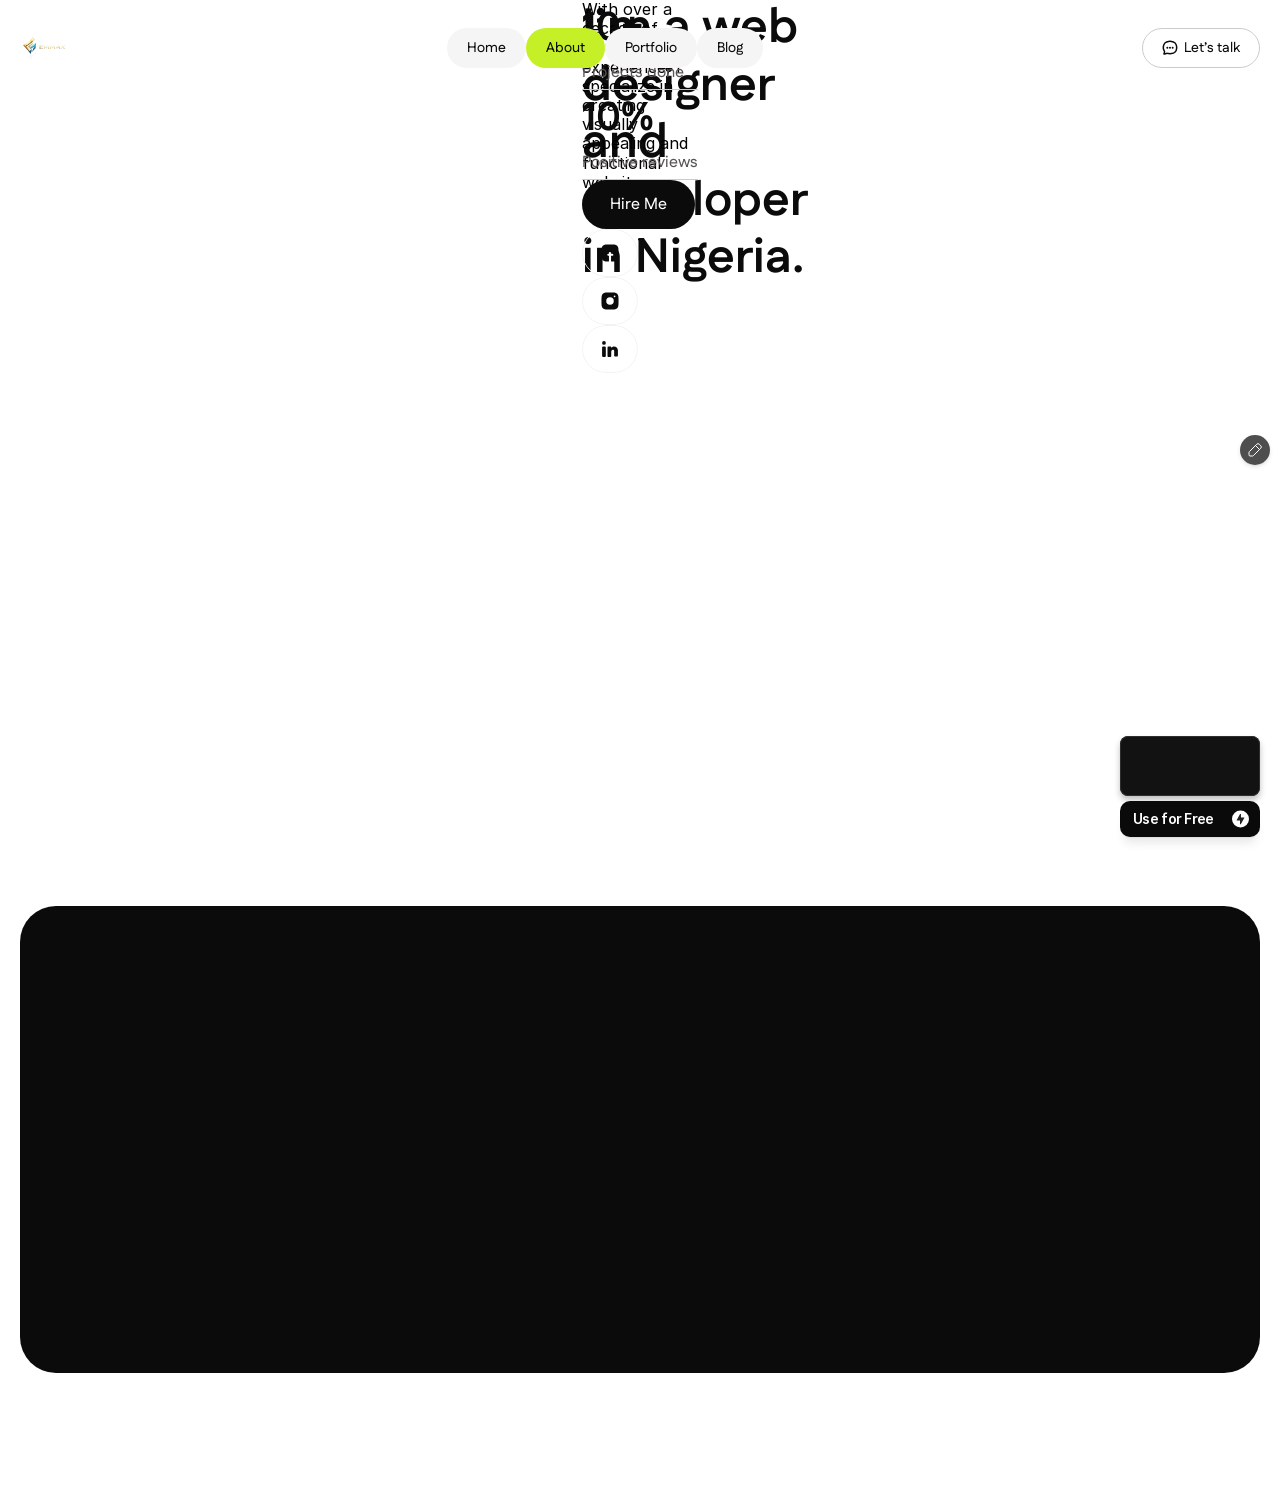
<file: about/index.html>
<!DOCTYPE html>
<html lang="en" class="lenis"><head>
<base href="/">
<link rel="stylesheet" href="/styles.css"><script>(function(){var f=window.fetch;window.fetch=function(u,o){if(typeof u==='string'&&u.includes('.framercms')){return f('/assets/cms/'+u.split('/').pop(),o);}return f(u,o);};})();</script>
	<meta charset="utf-8">
	<meta name="viewport" content="width=device-width">
	<meta name="generator" content="Framer 80f113d">
	<title>Portox - Personal Portfolio &amp; Agency Site</title>
    <link rel="canonical" href="https://final-fox-534912.framer.app/about"><meta property="og:url" content="https://final-fox-534912.framer.app/about"><meta name="description" content="Portox is a Portfolio Framer Template &amp; Framer Agency Template designed to showcase your agency’s or portfolio’s work. Ideal for freelancers, creative portfolios, creative agencies, digital agencies, personal portfolios, and portfolio landing pages.">
    <meta name="framer-search-index" content="https://framerusercontent.com/sites/3VRWJns4DyxJ1sNEsjS21C/searchIndex-oA21CQHNcejg.json">
    <link href="assets/images/image-extra-1.png" rel="icon" media="(prefers-color-scheme: light)">
    <link href="assets/images/image-extra-1.png" rel="icon" media="(prefers-color-scheme: dark)">
    <!-- Open Graph -->
    <meta property="og:type" content="website">
    <meta property="og:title" content="Portox - Personal Portfolio &amp; Agency Site">
    <meta property="og:description" content="Portox is a Portfolio Framer Template &amp; Framer Agency Template designed to showcase your agency’s or portfolio’s work. Ideal for freelancers, creative portfolios, creative agencies, digital agencies, personal portfolios, and portfolio landing pages.">
    <meta property="og:image" content="assets/images/image-extra-2.png">
    <!-- X -->
    <meta name="twitter:card" content="summary_large_image">
    <meta name="twitter:title" content="Portox - Personal Portfolio &amp; Agency Site">
    <meta name="twitter:description" content="Portox is a Portfolio Framer Template &amp; Framer Agency Template designed to showcase your agency’s or portfolio’s work. Ideal for freelancers, creative portfolios, creative agencies, digital agencies, personal portfolios, and portfolio landing pages.">
    <meta name="twitter:image" content="assets/images/image-extra-2.png">
	
	
	<script>try{if(localStorage.getItem("__framer_force_showing_editorbar_since")){const n=document.createElement("link");n.rel="modulepreload";n.href="https://framer.com/edit/init.mjs";document.head.appendChild(n)}}catch(e){}</script><link rel="modulepreload" href="https://framer.com/edit/init.mjs">
	<!-- Start of headStart -->
    
    <!-- End of headStart -->
	
	
	<link href="https://fonts.gstatic.com" rel="preconnect" crossorigin="">
    <link href="https://fonts.gstatic.com" rel="preconnect" crossorigin="">
	
	<meta name="robots" content="max-image-preview:large"><!-- Start of headEnd -->
    
    <!-- End of headEnd -->
	
</head>
<body>
	
	<!-- Start of bodyStart -->
    
    <!-- End of bodyStart -->
	
	<div id="main" data-framer-hydrate-v2="{&quot;routeId&quot;:&quot;lFhFxddSQ&quot;,&quot;localeId&quot;:&quot;default&quot;,&quot;breakpoints&quot;:[{&quot;hash&quot;:&quot;lci4gt&quot;,&quot;mediaQuery&quot;:&quot;(min-width: 1200px)&quot;},{&quot;hash&quot;:&quot;75iy81&quot;,&quot;mediaQuery&quot;:&quot;(min-width: 810px) and (max-width: 1199.98px)&quot;},{&quot;hash&quot;:&quot;tjm7c9&quot;,&quot;mediaQuery&quot;:&quot;(max-width: 809.98px)&quot;},{&quot;hash&quot;:&quot;1uvlfzf&quot;,&quot;mediaQuery&quot;:&quot;(min-width: 1200px)&quot;},{&quot;hash&quot;:&quot;qoz70k&quot;,&quot;mediaQuery&quot;:&quot;(min-width: 810px) and (max-width: 1199.98px)&quot;},{&quot;hash&quot;:&quot;fwj6yk&quot;,&quot;mediaQuery&quot;:&quot;(max-width: 809.98px)&quot;}]}" data-framer-ssr-released-at="2026-09-22T10:33:36.226Z" data-framer-page-optimized-at="2026-09-22T13:08:53.491Z" data-framer-generated-page=""><!--$--><!--$--><div class="framer-bTxfY framer-1uvlfzf" data-layout-template="true" style="--13wru43:hidden;min-height:100vh;width:auto"><div class="ssr-variant hidden-fwj6yk hidden-qoz70k"><div class="framer-ur6hwr-container" data-framer-layout-hint-center-x="true" style="transform:translateX(-50%)"><nav class="framer-0aSs1 framer-18srp3u framer-v-18srp3u" data-framer-name="Desktop" style="background-color: rgba(255, 255, 255, 0); width: 100%; box-shadow: none; opacity: 1;"><div class="framer-fo834p" data-framer-name="Container" style="opacity: 1;"><div class="framer-1ups8b0" data-framer-name="Navbar" style="opacity: 1;"><div class="framer-1ruhuxi-container" style="opacity: 1;"><!--$--><a class="framer-lDyuJ framer-17f0gnq framer-v-17f0gnq framer-17779d6" data-framer-name="Default" href="./" style="height: 100%; width: 100%; opacity: 1;"><div class="framer-7lzihu" data-framer-name="Image" style="opacity: 1;"><div style="position:absolute;border-radius:inherit;corner-shape:inherit;top:0;right:0;bottom:0;left:0" data-framer-background-image-wrapper="true"><img decoding="auto" width="1536" height="1024" sizes="(min-width: 1200px) 48px, (max-width: 809.98px) 48px, (min-width: 810px) and (max-width: 1199.98px) 48px" srcset="assets/images/logo-1.png 512w,assets/images/logo-2.png 1024w,assets/images/logo-3.png 1536w" src="assets/images/logo-3.png" alt="Logo" style="display:block;width:100%;height:100%;border-radius:inherit;corner-shape:inherit;object-position:center;object-fit:cover"></div></div></a><!--/$--></div><ul class="framer-gl4crs" data-framer-name="Navigation" style="background-color:rgba(0, 0, 0, 0);border-bottom-left-radius:0px;border-bottom-right-radius:0px;border-top-left-radius:0px;border-top-right-radius:0px;box-shadow:none;opacity:1"><!--$--><li class="framer-kb8dy4-container" style="opacity: 1;"><!--$--><a class="framer-0j7ht framer-PoLMw framer-17ixekp framer-v-17ixekp framer-1ai53nj" data-framer-name="Primary" data-highlight="true" href="./" tabindex="0" style="background-color: var(--token-7b5d9f2c-a6c0-450b-bff1-12cab5ce755a, rgb(245, 245, 245)); border-radius: 1000px; opacity: 1;"><div class="framer-wcdkum" data-framer-name="Text" data-framer-component-type="RichTextContainer" style="--extracted-r6o4lv: var(--token-949b360b-9e64-4017-8985-c09cc605bb85, rgb(10, 11, 10)); --framer-paragraph-spacing: 0px; transform: none; opacity: 1;"><p class="framer-text framer-styles-preset-nq1u6z" data-styles-preset="WBcn5oa1r" style="--framer-text-color:var(--extracted-r6o4lv, var(--token-949b360b-9e64-4017-8985-c09cc605bb85, rgb(10, 11, 10)))">Home</p></div></a><!--/$--></li><!--/$--><!--$--><li class="framer-19ld0jh-container" style="opacity: 1;"><!--$--><a class="framer-0j7ht framer-PoLMw framer-17ixekp framer-v-zc2rpk framer-1ai53nj" data-framer-name="Primary Active" data-highlight="true" href="./about" data-framer-page-link-current="true" tabindex="0" style="background-color: var(--token-00fd2154-92d3-498b-940a-b773b1fa8e3c, rgb(197, 240, 40)); border-radius: 1000px; opacity: 1;"><div class="framer-wcdkum" data-framer-name="Text" data-framer-component-type="RichTextContainer" style="--extracted-r6o4lv: var(--token-949b360b-9e64-4017-8985-c09cc605bb85, rgb(10, 11, 10)); --framer-paragraph-spacing: 0px; transform: none; opacity: 1;"><p class="framer-text framer-styles-preset-nq1u6z" data-styles-preset="WBcn5oa1r" style="--framer-text-color:var(--extracted-r6o4lv, var(--token-949b360b-9e64-4017-8985-c09cc605bb85, rgb(10, 11, 10)))">About</p></div></a><!--/$--></li><!--/$--><!--$--><li class="framer-13m6529-container" style="opacity: 1;"><!--$--><a class="framer-0j7ht framer-PoLMw framer-17ixekp framer-v-17ixekp framer-1ai53nj" data-framer-name="Primary" data-highlight="true" href="./portfolio" tabindex="0" style="background-color: var(--token-7b5d9f2c-a6c0-450b-bff1-12cab5ce755a, rgb(245, 245, 245)); border-radius: 1000px; opacity: 1;"><div class="framer-wcdkum" data-framer-name="Text" data-framer-component-type="RichTextContainer" style="--extracted-r6o4lv: var(--token-949b360b-9e64-4017-8985-c09cc605bb85, rgb(10, 11, 10)); --framer-paragraph-spacing: 0px; transform: none; opacity: 1;"><p class="framer-text framer-styles-preset-nq1u6z" data-styles-preset="WBcn5oa1r" style="--framer-text-color:var(--extracted-r6o4lv, var(--token-949b360b-9e64-4017-8985-c09cc605bb85, rgb(10, 11, 10)))">Portfolio</p></div></a><!--/$--></li><!--/$--><!--$--><li class="framer-1iy6w8u-container" style="opacity: 1;"><!--$--><a class="framer-0j7ht framer-PoLMw framer-17ixekp framer-v-17ixekp framer-1ai53nj" data-framer-name="Primary" data-highlight="true" href="./blog" tabindex="0" style="background-color: var(--token-7b5d9f2c-a6c0-450b-bff1-12cab5ce755a, rgb(245, 245, 245)); border-radius: 1000px; opacity: 1;"><div class="framer-wcdkum" data-framer-name="Text" data-framer-component-type="RichTextContainer" style="--extracted-r6o4lv: var(--token-949b360b-9e64-4017-8985-c09cc605bb85, rgb(10, 11, 10)); --framer-paragraph-spacing: 0px; transform: none; opacity: 1;"><p class="framer-text framer-styles-preset-nq1u6z" data-styles-preset="WBcn5oa1r" style="--framer-text-color:var(--extracted-r6o4lv, var(--token-949b360b-9e64-4017-8985-c09cc605bb85, rgb(10, 11, 10)))">Blog</p></div></a><!--/$--></li><!--/$--></ul><div class="framer-1uuwo3i" data-framer-name="Button Block" style="opacity: 1;"><!--$--><div class="framer-1ndqnl2-container" style="opacity: 1;"><!--$--><a class="framer-yxd7o framer-apnp3 framer-PoLMw framer-1n7w2b8 framer-v-4s9nzx framer-mk0ano" data-border="true" data-framer-name="Header" href="./contact" style="--border-bottom-width: 1px; --border-color: var(--token-654e38f5-ff4e-47e8-a705-d17ecd43d08d, rgb(204, 203, 203)); --border-left-width: 1px; --border-right-width: 1px; --border-style: solid; --border-top-width: 1px; background-color: rgba(197, 240, 41, 0); border-radius: 999px; opacity: 1;"><div class="framer-6dcmcc" data-framer-name="Text" data-framer-component-type="RichTextContainer" style="--extracted-r6o4lv: var(--token-949b360b-9e64-4017-8985-c09cc605bb85, rgb(10, 11, 10)); --framer-paragraph-spacing: 0px; transform: none; opacity: 1;"><p class="framer-text framer-styles-preset-nq1u6z" data-styles-preset="WBcn5oa1r" style="--framer-text-color:var(--extracted-r6o4lv, var(--token-949b360b-9e64-4017-8985-c09cc605bb85, rgb(10, 11, 10)))">Let’s talk</p></div><div class="framer-1efien3" data-framer-name="Icon Wrap" style="opacity: 1;"><div class="framer-pfcsot" data-framer-name="Hover Icon" style="opacity:0"><div style="position:absolute;border-radius:inherit;corner-shape:inherit;top:0;right:0;bottom:0;left:0" data-framer-background-image-wrapper="true"><img decoding="auto" width="16" height="16" src="assets/images/icon-1.svg" alt="Icon" style="display:block;width:100%;height:100%;border-radius:inherit;corner-shape:inherit;object-position:center;object-fit:cover"></div></div><div class="framer-1pke27q" data-framer-name="Default Icon" style="opacity:1"><div style="position:absolute;border-radius:inherit;corner-shape:inherit;top:0;right:0;bottom:0;left:0" data-framer-background-image-wrapper="true"><img decoding="auto" width="16" height="16" src="assets/images/icon-2.svg" alt="Icon" style="display:block;width:100%;height:100%;border-radius:inherit;corner-shape:inherit;object-position:center;object-fit:cover"></div></div></div></a><!--/$--></div><!--/$--></div></div></div></nav></div></div><div data-framer-root="" class="framer-ADF7y framer-TcVAR framer-bMXr6 framer-lg7V0 framer-YBqoE framer-lci4gt" style="min-height:100vh;width:auto;display:contents"><div class="framer-ja8x0o-container"><!--$--><div></div><!--/$--></div><section class="framer-16g4swx" data-framer-name="Banner Section" id="about-banner"><div aria-label="Scroll Trigger" class="framer-1bgbqmj" data-framer-name="Scroll Triger" id="scroll-trigger"></div><div class="framer-xby1pj" data-framer-name="Container"><div class="framer-1reor5k" data-framer-name="Content Wrapper"><div class="ssr-variant hidden-tjm7c9"><div class="framer-1opnagq" data-framer-appear-id="1opnagq" data-framer-name="Image" style="opacity: 0.001; transform: translateX(-50px); will-change: transform;"><div style="position:absolute;border-radius:inherit;corner-shape:inherit;top:0;right:0;bottom:0;left:0" data-framer-background-image-wrapper="true"><img decoding="auto" width="864" height="1080" sizes="(min-width: 1200px) calc((min(100vw, 1320px) - 40px) * 0.4511), (min-width: 810px) and (max-width: 1199.98px) calc((min(100vw, 990px) - 40px) * 0.47), (max-width: 809.98px) calc(min(100vw, 620px) - 40px)" srcset="assets/images/about-image-1.jpeg 819w,assets/images/about-image-2.jpeg 864w" src="assets/images/about-image-2.jpeg" alt="About Image" style="display:block;width:100%;height:100%;border-radius:inherit;corner-shape:inherit;object-position:center;object-fit:cover"></div></div></div><div class="ssr-variant hidden-tjm7c9"><div class="framer-1799jc2" data-framer-appear-id="1799jc2" data-framer-name="Right Content Block" style="opacity: 0.001; transform: translateX(50px); will-change: transform;"><div class="framer-1hcjz0t" data-framer-name="Title Block"><div class="framer-delv4l" data-framer-name="Title" data-framer-component-type="RichTextContainer" style="transform:none"><h1 class="framer-text framer-styles-preset-1v43aak" data-styles-preset="aYETrPp1_" dir="auto">I’m a web designer and developer in Nigeria.</h1></div><div class="framer-1xz5tgk" data-framer-name="Text" data-framer-component-type="RichTextContainer" style="transform:none"><p class="framer-text framer-styles-preset-1y9jpqx" data-styles-preset="RP_RvMUOL">With over a decade of industry experience, I specialize in creating visually appealing and functional websites.</p></div></div><div class="framer-1xu19kf" data-framer-name="Stats Wrapper"><div class="ssr-variant"><div class="framer-1gac0y-container"><div class="framer-h0Vnw framer-YBqoE framer-apnp3 framer-1eun87v framer-v-ol6lsz" data-border="true" data-framer-name="Secondary" style="--border-bottom-width: 1px; --border-color: var(--token-654e38f5-ff4e-47e8-a705-d17ecd43d08d, rgb(204, 203, 203)); --border-left-width: 0px; --border-right-width: 0px; --border-style: solid; --border-top-width: 0px; width: 100%; opacity: 1;"><div class="framer-y8nbci" data-framer-name="Text Block" style="opacity: 1;"><div class="framer-o238ma-container" style="opacity: 1;"><!--$--><div style="display:flex;justify-content:center;align-items:center;gap:0px;flex-direction:row;font-size:40px;font-family:&quot;Fustat&quot;, &quot;Fustat Placeholder&quot;, sans-serif;font-weight:700;color:var(--token-949b360b-9e64-4017-8985-c09cc605bb85, rgb(10, 11, 10))"><span style="font-family:&quot;Fustat&quot;, &quot;Fustat Placeholder&quot;, sans-serif;font-weight:700;color:var(--token-949b360b-9e64-4017-8985-c09cc605bb85, rgb(10, 11, 10))"></span><span>10</span><span style="font-family:&quot;Fustat&quot;, &quot;Fustat Placeholder&quot;, sans-serif;font-weight:700;color:var(--token-949b360b-9e64-4017-8985-c09cc605bb85, rgb(10, 11, 10))">+</span></div><!--/$--></div><div class="framer-141y2m6" data-framer-name="Text" data-framer-component-type="RichTextContainer" style="--extracted-r6o4lv: var(--token-45b9b9b6-d867-4e57-9c40-e1f1d58c33c0, rgb(90, 85, 85)); --framer-paragraph-spacing: 0px; transform: none; opacity: 1;"><p class="framer-text framer-styles-preset-11pdutb" data-styles-preset="n4POwZ1Fl" style="--framer-text-color:var(--extracted-r6o4lv, var(--token-45b9b9b6-d867-4e57-9c40-e1f1d58c33c0, rgb(90, 85, 85)))">Projects done</p></div></div></div></div></div><div class="ssr-variant"><div class="framer-1c4xvkp-container"><div class="framer-h0Vnw framer-YBqoE framer-apnp3 framer-1eun87v framer-v-ol6lsz" data-border="true" data-framer-name="Secondary" style="--border-bottom-width: 1px; --border-color: var(--token-654e38f5-ff4e-47e8-a705-d17ecd43d08d, rgb(204, 203, 203)); --border-left-width: 0px; --border-right-width: 0px; --border-style: solid; --border-top-width: 0px; width: 100%; opacity: 1;"><div class="framer-y8nbci" data-framer-name="Text Block" style="opacity: 1;"><div class="framer-o238ma-container" style="opacity: 1;"><!--$--><div style="display:flex;justify-content:center;align-items:center;gap:0px;flex-direction:row;font-size:40px;font-family:&quot;Fustat&quot;, &quot;Fustat Placeholder&quot;, sans-serif;font-weight:700;color:var(--token-949b360b-9e64-4017-8985-c09cc605bb85, rgb(10, 11, 10))"><span style="font-family:&quot;Fustat&quot;, &quot;Fustat Placeholder&quot;, sans-serif;font-weight:700;color:var(--token-949b360b-9e64-4017-8985-c09cc605bb85, rgb(10, 11, 10))"></span><span>10</span><span style="font-family:&quot;Fustat&quot;, &quot;Fustat Placeholder&quot;, sans-serif;font-weight:700;color:var(--token-949b360b-9e64-4017-8985-c09cc605bb85, rgb(10, 11, 10))">%</span></div><!--/$--></div><div class="framer-141y2m6" data-framer-name="Text" data-framer-component-type="RichTextContainer" style="--extracted-r6o4lv: var(--token-45b9b9b6-d867-4e57-9c40-e1f1d58c33c0, rgb(90, 85, 85)); --framer-paragraph-spacing: 0px; transform: none; opacity: 1;"><p class="framer-text framer-styles-preset-11pdutb" data-styles-preset="n4POwZ1Fl" style="--framer-text-color:var(--extracted-r6o4lv, var(--token-45b9b9b6-d867-4e57-9c40-e1f1d58c33c0, rgb(90, 85, 85)))">Positive reviews</p></div></div></div></div></div></div><div class="framer-13a29rd" data-framer-name="Button Group"><!--$--><div class="ssr-variant hidden-75iy81"><div class="framer-192l3lo-container"><!--$--><a class="framer-kYzA1 framer-apnp3 framer-3tjZ5 framer-a7mmjd framer-v-xwx0db framer-ppxvkl" data-framer-name="Dark" href="./contact" style="background-color: var(--token-949b360b-9e64-4017-8985-c09cc605bb85, rgb(10, 11, 10)); border-radius: 999px; opacity: 1;"><div class="framer-1jwq5iv" data-framer-name="Text" data-framer-component-type="RichTextContainer" style="--extracted-r6o4lv: var(--token-0f4cbfc4-2063-4cea-a2b7-9caf65727dae, rgb(255, 255, 255)); --framer-paragraph-spacing: 0px; transform: none; opacity: 1;"><p class="framer-text framer-styles-preset-11pdutb" data-styles-preset="n4POwZ1Fl" style="--framer-text-color:var(--extracted-r6o4lv, var(--token-0f4cbfc4-2063-4cea-a2b7-9caf65727dae, rgb(255, 255, 255)))">Hire Me</p></div></a><!--/$--></div></div><!--/$--><div class="ssr-variant hidden-75iy81"><div class="framer-1aa23y1-container"><!--$--><a class="framer-RuWYO framer-1stc8a2 framer-v-121xuph framer-lxr1jy" data-framer-name="Secondary" data-border="true" href="https://facebook.com" target="_blank" style="--border-bottom-width: 1px; --border-color: var(--token-30b44872-905e-4817-8dee-ab29e8190fe3, rgb(242, 242, 242)); --border-left-width: 1px; --border-right-width: 1px; --border-style: solid; --border-top-width: 1px; background: linear-gradient(322deg, rgba(9, 10, 9, 0) 0%, rgba(9, 10, 9, 0) 100%) rgba(9, 10, 9, 0); border-radius: 100px; opacity: 1;"><div class="framer-122wy6" data-framer-name="Icon Wrap" style="opacity: 1;"><div class="framer-18nkesa" data-framer-name="Hover Icon" style="opacity:0"><div style="position:absolute;border-radius:inherit;corner-shape:inherit;top:0;right:0;bottom:0;left:0" data-framer-background-image-wrapper="true"><img decoding="async" loading="lazy" width="20" height="20" src="assets/images/social-icon-7.svg" alt="Facebook Icon" style="display:block;width:100%;height:100%;border-radius:inherit;corner-shape:inherit;object-position:center;object-fit:cover"></div></div><div class="framer-3n0p2t" data-framer-name="Default Icon" style="opacity:1"><div style="position:absolute;border-radius:inherit;corner-shape:inherit;top:0;right:0;bottom:0;left:0" data-framer-background-image-wrapper="true"><img decoding="async" loading="lazy" width="20" height="20" src="assets/images/facebook-icon.svg" alt="Facebook Icon" style="display:block;width:100%;height:100%;border-radius:inherit;corner-shape:inherit;object-position:center;object-fit:cover"></div></div></div></a><!--/$--></div></div><div class="ssr-variant hidden-75iy81"><div class="framer-4axdr2-container"><!--$--><a class="framer-RuWYO framer-1stc8a2 framer-v-121xuph framer-lxr1jy" data-framer-name="Secondary" data-border="true" href="https://instagram.com" target="_blank" style="--border-bottom-width: 1px; --border-color: var(--token-30b44872-905e-4817-8dee-ab29e8190fe3, rgb(242, 242, 242)); --border-left-width: 1px; --border-right-width: 1px; --border-style: solid; --border-top-width: 1px; background: linear-gradient(322deg, rgba(9, 10, 9, 0) 0%, rgba(9, 10, 9, 0) 100%) rgba(9, 10, 9, 0); border-radius: 100px; opacity: 1;"><div class="framer-122wy6" data-framer-name="Icon Wrap" style="opacity: 1;"><div class="framer-18nkesa" data-framer-name="Hover Icon" style="opacity:0"><div style="position:absolute;border-radius:inherit;corner-shape:inherit;top:0;right:0;bottom:0;left:0" data-framer-background-image-wrapper="true"><img decoding="async" loading="lazy" width="20" height="20" src="assets/images/social-icon-9.svg" alt="Social Icon" style="display:block;width:100%;height:100%;border-radius:inherit;corner-shape:inherit;object-position:center;object-fit:cover"></div></div><div class="framer-3n0p2t" data-framer-name="Default Icon" style="opacity:1"><div style="position:absolute;border-radius:inherit;corner-shape:inherit;top:0;right:0;bottom:0;left:0" data-framer-background-image-wrapper="true"><img decoding="async" loading="lazy" width="20" height="20" src="assets/images/instagram-icon.svg" alt="Instagram Icon" style="display:block;width:100%;height:100%;border-radius:inherit;corner-shape:inherit;object-position:center;object-fit:cover"></div></div></div></a><!--/$--></div></div><div class="ssr-variant hidden-75iy81"><div class="framer-tu0liy-container"><!--$--><a class="framer-RuWYO framer-1stc8a2 framer-v-121xuph framer-lxr1jy" data-framer-name="Secondary" data-border="true" href="https://linkedin.com" target="_blank" style="--border-bottom-width: 1px; --border-color: var(--token-30b44872-905e-4817-8dee-ab29e8190fe3, rgb(242, 242, 242)); --border-left-width: 1px; --border-right-width: 1px; --border-style: solid; --border-top-width: 1px; background: linear-gradient(322deg, rgba(9, 10, 9, 0) 0%, rgba(9, 10, 9, 0) 100%) rgba(9, 10, 9, 0); border-radius: 100px; opacity: 1;"><div class="framer-122wy6" data-framer-name="Icon Wrap" style="opacity: 1;"><div class="framer-18nkesa" data-framer-name="Hover Icon" style="opacity:0"><div style="position:absolute;border-radius:inherit;corner-shape:inherit;top:0;right:0;bottom:0;left:0" data-framer-background-image-wrapper="true"><img decoding="async" loading="lazy" width="20" height="20" src="assets/images/social-icon-5.svg" alt="Linkedin Icon" style="display:block;width:100%;height:100%;border-radius:inherit;corner-shape:inherit;object-position:center;object-fit:cover"></div></div><div class="framer-3n0p2t" data-framer-name="Default Icon" style="opacity:1"><div style="position:absolute;border-radius:inherit;corner-shape:inherit;top:0;right:0;bottom:0;left:0" data-framer-background-image-wrapper="true"><img decoding="async" loading="lazy" width="20" height="20" src="assets/images/linkedin-icon.svg" alt="Linkedin Icon" style="display:block;width:100%;height:100%;border-radius:inherit;corner-shape:inherit;object-position:center;object-fit:cover"></div></div></div></a><!--/$--></div></div></div></div></div></div></div><div class="framer-1op4qe1" data-framer-name="Blush" style="transform:translateX(-50%) rotate(-27deg)"></div></section><section class="framer-953ovl" data-framer-name="Ticker Sectioon" id="ticker"><div class="framer-i4vn2v" data-framer-name="Container"><div class="framer-qfnqr7" data-framer-name="Content Wrapper"><div class="ssr-variant hidden-75iy81 hidden-tjm7c9"><div class="framer-hxr3tn-container" style="will-change:transform;opacity:0;transform:scale(0.9)"><div class="framer-nFebg framer-1otr113 framer-v-1otr113" data-framer-name="Default" style="width: 100%; opacity: 1;"><div class="framer-oakmmy-container" style="opacity: 1;"><!--$--><section style="display:flex;width:100%;height:100%;max-width:100%;max-height:100%;place-items:center;margin:0;padding:10px;list-style-type:none;text-indent:none;opacity:0;-webkit-mask-image:linear-gradient(to right, rgba(0, 0, 0, 0) 0%, rgba(0, 0, 0, 1) 0%, rgba(0, 0, 0, 1) 100%, rgba(0, 0, 0, 0) 100%);mask-image:linear-gradient(to right, rgba(0, 0, 0, 0) 0%, rgba(0, 0, 0, 1) 0%, rgba(0, 0, 0, 1) 100%, rgba(0, 0, 0, 0) 100%);overflow:hidden"><ul style="display:flex;width:100%;height:100%;max-width:100%;max-height:100%;place-items:center;margin:0;padding:0;list-style-type:none;text-indent:none;gap:100px;position:relative;flex-direction:row;will-change:auto;transform:translateX(-0px)"><li><div class="framer-1xy4o0w" data-framer-name="Logo 01" style="flex-shrink: 0; opacity: 1;"><div style="position:absolute;border-radius:inherit;corner-shape:inherit;top:0;right:0;bottom:0;left:0" data-framer-background-image-wrapper="true"><img decoding="auto" width="30" height="30" src="assets/images/logo-9.svg" alt="Logo" style="display:block;width:100%;height:100%;border-radius:inherit;corner-shape:inherit;object-position:center;object-fit:cover"></div></div></li><li><div class="framer-1grx6w8" data-framer-name="Logo 02" style="flex-shrink: 0; opacity: 1;"><div style="position:absolute;border-radius:inherit;corner-shape:inherit;top:0;right:0;bottom:0;left:0" data-framer-background-image-wrapper="true"><img decoding="auto" width="31" height="30" src="assets/images/logo-10.svg" alt="Logo" style="display:block;width:100%;height:100%;border-radius:inherit;corner-shape:inherit;object-position:center;object-fit:cover"></div></div></li><li><div class="framer-1ikjkuc" data-framer-name="Logo 03" style="flex-shrink: 0; opacity: 1;"><div style="position:absolute;border-radius:inherit;corner-shape:inherit;top:0;right:0;bottom:0;left:0" data-framer-background-image-wrapper="true"><img decoding="auto" width="32" height="30" src="assets/images/logo-11.svg" alt="Logo" style="display:block;width:100%;height:100%;border-radius:inherit;corner-shape:inherit;object-position:center;object-fit:cover"></div></div></li><li><div class="framer-181h4dr" data-framer-name="Logo 04" style="flex-shrink: 0; opacity: 1;"><div style="position:absolute;border-radius:inherit;corner-shape:inherit;top:0;right:0;bottom:0;left:0" data-framer-background-image-wrapper="true"><img decoding="auto" width="74" height="30" src="assets/images/logo-12.svg" alt="Logo" style="display:block;width:100%;height:100%;border-radius:inherit;corner-shape:inherit;object-position:center;object-fit:cover"></div></div></li><li><div class="framer-tp27k7" data-framer-name="Logo 05" style="flex-shrink: 0; opacity: 1;"><div style="position:absolute;border-radius:inherit;corner-shape:inherit;top:0;right:0;bottom:0;left:0" data-framer-background-image-wrapper="true"><img decoding="auto" width="31" height="30" src="assets/images/logo-13.svg" alt="Logo" style="display:block;width:100%;height:100%;border-radius:inherit;corner-shape:inherit;object-position:center;object-fit:cover"></div></div></li><li><div class="framer-m74k4x" data-framer-name="Logo 06" style="flex-shrink: 0; opacity: 1;"><div style="position:absolute;border-radius:inherit;corner-shape:inherit;top:0;right:0;bottom:0;left:0" data-framer-background-image-wrapper="true"><img decoding="auto" width="31" height="30" src="assets/images/logo-14.svg" alt="Logo" style="display:block;width:100%;height:100%;border-radius:inherit;corner-shape:inherit;object-position:center;object-fit:cover"></div></div></li><li><div class="framer-1lt5vz6" data-framer-name="Logo 07" style="flex-shrink: 0; opacity: 1;"><div style="position:absolute;border-radius:inherit;corner-shape:inherit;top:0;right:0;bottom:0;left:0" data-framer-background-image-wrapper="true"><img decoding="auto" width="31" height="30" src="assets/images/logo-15.svg" alt="Logo" style="display:block;width:100%;height:100%;border-radius:inherit;corner-shape:inherit;object-position:center;object-fit:cover"></div></div></li><li><div class="framer-5axkpf" data-framer-name="Logo 08" style="flex-shrink: 0; opacity: 1;"><div style="position:absolute;border-radius:inherit;corner-shape:inherit;top:0;right:0;bottom:0;left:0" data-framer-background-image-wrapper="true"><img decoding="auto" width="35" height="30" src="assets/images/logo-16.svg" alt="Logo" style="display:block;width:100%;height:100%;border-radius:inherit;corner-shape:inherit;object-position:center;object-fit:cover"></div></div></li><li><div class="framer-les4da" data-framer-name="Logo 09" style="flex-shrink: 0; opacity: 1;"><div style="position:absolute;border-radius:inherit;corner-shape:inherit;top:0;right:0;bottom:0;left:0" data-framer-background-image-wrapper="true"><img decoding="auto" width="79" height="30" src="assets/images/logo-17.svg" alt="Logo" style="display:block;width:100%;height:100%;border-radius:inherit;corner-shape:inherit;object-position:center;object-fit:cover"></div></div></li><li><div class="framer-7fq54n" data-framer-name="Logo 10" style="flex-shrink: 0; opacity: 1;"><div style="position:absolute;border-radius:inherit;corner-shape:inherit;top:0;right:0;bottom:0;left:0" data-framer-background-image-wrapper="true"><img decoding="auto" width="44" height="30" src="assets/images/logo-18.svg" alt="Logo" style="display:block;width:100%;height:100%;border-radius:inherit;corner-shape:inherit;object-position:center;object-fit:contain"></div></div></li></ul></section><!--/$--></div></div></div></div></div></div></section><section class="framer-1n29gof" data-framer-name="Experience Section" id="experience"><div class="framer-nxq8hl" data-framer-name="Container"><div class="framer-16dc3lm" data-framer-name="Content Wrapper"><div class="ssr-variant hidden-tjm7c9"><div class="framer-2yyur3" data-framer-name="Title" data-framer-component-type="RichTextContainer" style="will-change:transform;opacity:0;transform:translateY(40px)"><h2 class="framer-text framer-styles-preset-1cfv4er" data-styles-preset="PDRsvVt2O" dir="auto" style="--framer-text-alignment:center;--framer-text-color:var(--token-0f4cbfc4-2063-4cea-a2b7-9caf65727dae, rgb(255, 255, 255))">5 years of experience</h2></div></div><div class="framer-1p6nz36" data-framer-name="Experience List Item Block"><div class="ssr-variant hidden-75iy81 hidden-tjm7c9"><div class="framer-1x0k3ax-container" style="will-change:transform;opacity:0;transform:translateY(40px)"><div class="framer-jHCcg framer-4fYdJ framer-YBqoE framer-xb1o1d framer-v-xb1o1d" data-border="true" data-framer-name="Default" style="--border-bottom-width: 1px; --border-color: rgba(255, 255, 255, 0.16); --border-left-width: 1px; --border-right-width: 1px; --border-style: solid; --border-top-width: 1px; width: 100%; border-radius: 999px; opacity: 1;"><div class="framer-h1mbjp" data-framer-name="Text Block" style="opacity: 1;"><div class="framer-1tg1taj" data-framer-name="Icon" style="opacity: 1;"><div style="position:absolute;border-radius:inherit;corner-shape:inherit;top:0;right:0;bottom:0;left:0" data-framer-background-image-wrapper="true"><img decoding="async" loading="lazy" width="48" height="48" src="assets/images/experience-icon-1.svg" alt="Experience Icon" style="display:block;width:100%;height:100%;border-radius:inherit;corner-shape:inherit;object-position:center;object-fit:cover"></div></div><div class="framer-bfcb9z" data-framer-name="Title" data-framer-component-type="RichTextContainer" style="--extracted-1lwpl3i: var(--token-0f4cbfc4-2063-4cea-a2b7-9caf65727dae, rgb(255, 255, 255)); --framer-paragraph-spacing: 0px; transform: none; opacity: 1;"><h5 class="framer-text framer-styles-preset-b44stb" data-styles-preset="nxeVpX3NN" style="--framer-text-color:var(--extracted-1lwpl3i, var(--token-0f4cbfc4-2063-4cea-a2b7-9caf65727dae, rgb(255, 255, 255)))">Product Designer</h5></div></div><div class="framer-91ysdh" data-framer-name="Text Wrap" style="opacity: 1;"></div><div class="framer-1bqfxx2" data-framer-name="Year Wrap" style="opacity: 1;"><div class="framer-qrwtp3" data-framer-name="2023 - Present" data-framer-component-type="RichTextContainer" style="--extracted-r6o4lv: var(--token-30b44872-905e-4817-8dee-ab29e8190fe3, rgb(242, 242, 242)); --framer-paragraph-spacing: 0px; transform: none; opacity: 1;"><p class="framer-text framer-styles-preset-1htgcg1" data-styles-preset="lIHPTnbc6" style="--framer-text-alignment:left;--framer-text-color:var(--extracted-r6o4lv, var(--token-30b44872-905e-4817-8dee-ab29e8190fe3, rgb(242, 242, 242)))">2025 - Present</p></div></div></div></div></div><div class="ssr-variant hidden-75iy81 hidden-tjm7c9"><div class="framer-1mkk8xa-container" style="will-change:transform;opacity:0;transform:translateY(40px)"><div class="framer-jHCcg framer-4fYdJ framer-YBqoE framer-xb1o1d framer-v-xb1o1d" data-border="true" data-framer-name="Default" style="--border-bottom-width: 1px; --border-color: rgba(255, 255, 255, 0.16); --border-left-width: 1px; --border-right-width: 1px; --border-style: solid; --border-top-width: 1px; width: 100%; border-radius: 999px; opacity: 1;"><div class="framer-h1mbjp" data-framer-name="Text Block" style="opacity: 1;"><div class="framer-1tg1taj" data-framer-name="Icon" style="opacity: 1;"><div style="position:absolute;border-radius:inherit;corner-shape:inherit;top:0;right:0;bottom:0;left:0" data-framer-background-image-wrapper="true"><img decoding="async" loading="lazy" width="48" height="48" src="assets/images/experience-icon-2.svg" alt="Experience Icon" style="display:block;width:100%;height:100%;border-radius:inherit;corner-shape:inherit;object-position:center;object-fit:cover"></div></div><div class="framer-bfcb9z" data-framer-name="Title" data-framer-component-type="RichTextContainer" style="--extracted-1lwpl3i: var(--token-0f4cbfc4-2063-4cea-a2b7-9caf65727dae, rgb(255, 255, 255)); --framer-paragraph-spacing: 0px; transform: none; opacity: 1;"><h5 class="framer-text framer-styles-preset-b44stb" data-styles-preset="nxeVpX3NN" style="--framer-text-color:var(--extracted-1lwpl3i, var(--token-0f4cbfc4-2063-4cea-a2b7-9caf65727dae, rgb(255, 255, 255)))">UX Designer</h5></div></div><div class="framer-91ysdh" data-framer-name="Text Wrap" style="opacity: 1;"></div><div class="framer-1bqfxx2" data-framer-name="Year Wrap" style="opacity: 1;"><div class="framer-qrwtp3" data-framer-name="2023 - Present" data-framer-component-type="RichTextContainer" style="--extracted-r6o4lv: var(--token-30b44872-905e-4817-8dee-ab29e8190fe3, rgb(242, 242, 242)); --framer-paragraph-spacing: 0px; transform: none; opacity: 1;"><p class="framer-text framer-styles-preset-1htgcg1" data-styles-preset="lIHPTnbc6" style="--framer-text-alignment:left;--framer-text-color:var(--extracted-r6o4lv, var(--token-30b44872-905e-4817-8dee-ab29e8190fe3, rgb(242, 242, 242)))">2023 - 2025</p></div></div></div></div></div><div class="ssr-variant hidden-75iy81 hidden-tjm7c9"><div class="framer-1pbgh52-container" style="will-change:transform;opacity:0;transform:translateY(40px)"><div class="framer-jHCcg framer-4fYdJ framer-YBqoE framer-xb1o1d framer-v-xb1o1d" data-border="true" data-framer-name="Default" style="--border-bottom-width: 1px; --border-color: rgba(255, 255, 255, 0.16); --border-left-width: 1px; --border-right-width: 1px; --border-style: solid; --border-top-width: 1px; width: 100%; border-radius: 999px; opacity: 1;"><div class="framer-h1mbjp" data-framer-name="Text Block" style="opacity: 1;"><div class="framer-1tg1taj" data-framer-name="Icon" style="opacity: 1;"><div style="position:absolute;border-radius:inherit;corner-shape:inherit;top:0;right:0;bottom:0;left:0" data-framer-background-image-wrapper="true"><img decoding="async" loading="lazy" width="48" height="48" src="assets/images/experience-icon-3.svg" alt="Experience Icon" style="display:block;width:100%;height:100%;border-radius:inherit;corner-shape:inherit;object-position:center;object-fit:cover"></div></div><div class="framer-bfcb9z" data-framer-name="Title" data-framer-component-type="RichTextContainer" style="--extracted-1lwpl3i: var(--token-0f4cbfc4-2063-4cea-a2b7-9caf65727dae, rgb(255, 255, 255)); --framer-paragraph-spacing: 0px; transform: none; opacity: 1;"><h5 class="framer-text framer-styles-preset-b44stb" data-styles-preset="nxeVpX3NN" style="--framer-text-color:var(--extracted-1lwpl3i, var(--token-0f4cbfc4-2063-4cea-a2b7-9caf65727dae, rgb(255, 255, 255)))">Lead Product Designer</h5></div></div><div class="framer-91ysdh" data-framer-name="Text Wrap" style="opacity: 1;"></div><div class="framer-1bqfxx2" data-framer-name="Year Wrap" style="opacity: 1;"><div class="framer-qrwtp3" data-framer-name="2023 - Present" data-framer-component-type="RichTextContainer" style="--extracted-r6o4lv: var(--token-30b44872-905e-4817-8dee-ab29e8190fe3, rgb(242, 242, 242)); --framer-paragraph-spacing: 0px; transform: none; opacity: 1;"><p class="framer-text framer-styles-preset-1htgcg1" data-styles-preset="lIHPTnbc6" style="--framer-text-alignment:left;--framer-text-color:var(--extracted-r6o4lv, var(--token-30b44872-905e-4817-8dee-ab29e8190fe3, rgb(242, 242, 242)))">2021 - 2023</p></div></div></div></div></div><div class="ssr-variant hidden-75iy81 hidden-tjm7c9"><div class="framer-1hx8jhv-container" style="will-change:transform;opacity:0;transform:translateY(40px)"><div class="framer-jHCcg framer-4fYdJ framer-YBqoE framer-xb1o1d framer-v-xb1o1d" data-border="true" data-framer-name="Default" style="--border-bottom-width: 1px; --border-color: rgba(255, 255, 255, 0.16); --border-left-width: 1px; --border-right-width: 1px; --border-style: solid; --border-top-width: 1px; width: 100%; border-radius: 999px; opacity: 1;"><div class="framer-h1mbjp" data-framer-name="Text Block" style="opacity: 1;"><div class="framer-1tg1taj" data-framer-name="Icon" style="opacity: 1;"><div style="position:absolute;border-radius:inherit;corner-shape:inherit;top:0;right:0;bottom:0;left:0" data-framer-background-image-wrapper="true"><img decoding="async" loading="lazy" width="48" height="48" src="assets/images/experience-icon-4.svg" alt="Experience Icon" style="display:block;width:100%;height:100%;border-radius:inherit;corner-shape:inherit;object-position:center;object-fit:cover"></div></div><div class="framer-bfcb9z" data-framer-name="Title" data-framer-component-type="RichTextContainer" style="--extracted-1lwpl3i: var(--token-0f4cbfc4-2063-4cea-a2b7-9caf65727dae, rgb(255, 255, 255)); --framer-paragraph-spacing: 0px; transform: none; opacity: 1;"><h5 class="framer-text framer-styles-preset-b44stb" data-styles-preset="nxeVpX3NN" style="--framer-text-color:var(--extracted-1lwpl3i, var(--token-0f4cbfc4-2063-4cea-a2b7-9caf65727dae, rgb(255, 255, 255)))">Senior Product Designer</h5></div></div><div class="framer-91ysdh" data-framer-name="Text Wrap" style="opacity: 1;"></div><div class="framer-1bqfxx2" data-framer-name="Year Wrap" style="opacity: 1;"><div class="framer-qrwtp3" data-framer-name="2023 - Present" data-framer-component-type="RichTextContainer" style="--extracted-r6o4lv: var(--token-30b44872-905e-4817-8dee-ab29e8190fe3, rgb(242, 242, 242)); --framer-paragraph-spacing: 0px; transform: none; opacity: 1;"><p class="framer-text framer-styles-preset-1htgcg1" data-styles-preset="lIHPTnbc6" style="--framer-text-alignment:left;--framer-text-color:var(--extracted-r6o4lv, var(--token-30b44872-905e-4817-8dee-ab29e8190fe3, rgb(242, 242, 242)))">2020- 2021</p></div></div></div></div></div><div class="ssr-variant hidden-75iy81 hidden-tjm7c9"><div class="framer-cf50s4-container" style="will-change:transform;opacity:0;transform:translateY(40px)"><div class="framer-jHCcg framer-4fYdJ framer-YBqoE framer-xb1o1d framer-v-xb1o1d" data-border="true" data-framer-name="Default" style="--border-bottom-width: 1px; --border-color: rgba(255, 255, 255, 0.16); --border-left-width: 1px; --border-right-width: 1px; --border-style: solid; --border-top-width: 1px; width: 100%; border-radius: 999px; opacity: 1;"><div class="framer-h1mbjp" data-framer-name="Text Block" style="opacity: 1;"><div class="framer-1tg1taj" data-framer-name="Icon" style="opacity: 1;"><div style="position:absolute;border-radius:inherit;corner-shape:inherit;top:0;right:0;bottom:0;left:0" data-framer-background-image-wrapper="true"><img decoding="async" loading="lazy" width="48" height="48" src="assets/images/experience-icon-5.svg" alt="Experience Icon" style="display:block;width:100%;height:100%;border-radius:inherit;corner-shape:inherit;object-position:center;object-fit:cover"></div></div><div class="framer-bfcb9z" data-framer-name="Title" data-framer-component-type="RichTextContainer" style="--extracted-1lwpl3i: var(--token-0f4cbfc4-2063-4cea-a2b7-9caf65727dae, rgb(255, 255, 255)); --framer-paragraph-spacing: 0px; transform: none; opacity: 1;"><h5 class="framer-text framer-styles-preset-b44stb" data-styles-preset="nxeVpX3NN" style="--framer-text-color:var(--extracted-1lwpl3i, var(--token-0f4cbfc4-2063-4cea-a2b7-9caf65727dae, rgb(255, 255, 255)))">UI/UX Designer</h5></div></div><div class="framer-91ysdh" data-framer-name="Text Wrap" style="opacity: 1;"></div><div class="framer-1bqfxx2" data-framer-name="Year Wrap" style="opacity: 1;"><div class="framer-qrwtp3" data-framer-name="2023 - Present" data-framer-component-type="RichTextContainer" style="--extracted-r6o4lv: var(--token-30b44872-905e-4817-8dee-ab29e8190fe3, rgb(242, 242, 242)); --framer-paragraph-spacing: 0px; transform: none; opacity: 1;"><p class="framer-text framer-styles-preset-1htgcg1" data-styles-preset="lIHPTnbc6" style="--framer-text-alignment:left;--framer-text-color:var(--extracted-r6o4lv, var(--token-30b44872-905e-4817-8dee-ab29e8190fe3, rgb(242, 242, 242)))">2020- 2021</p></div></div></div></div></div></div></div></div></section><section class="framer-w3tzph" data-framer-name="Award Section" id="award"><div class="framer-fu89h3" data-framer-name="Container"><div class="framer-11rwz6h" data-framer-name="Content Wrapper"><div class="ssr-variant hidden-tjm7c9"><div class="framer-1cv2wxq" data-framer-name="Image" style="will-change:transform;opacity:0;transform:translateX(-50px)"><div style="position:absolute;border-radius:inherit;corner-shape:inherit;top:0;right:0;bottom:0;left:0" data-framer-background-image-wrapper="true"><img decoding="auto" width="2000" height="2000" sizes="(min-width: 1200px) calc((min(100vw, 1320px) - 40px) * 0.4239), (min-width: 810px) and (max-width: 1199.98px) calc((min(100vw, 990px) - 40px) * 0.43), (max-width: 809.98px) calc(min(100vw, 620px) - 40px)" srcset="assets/images/award-image-2.jpg 512w,assets/images/award-image-1.jpg 1024w,assets/images/award-image-3.jpg 2000w" src="assets/images/award-image-3.jpg" alt="Award Image" style="display:block;width:100%;height:100%;border-radius:inherit;corner-shape:inherit;object-position:center;object-fit:cover"></div></div></div><div class="ssr-variant hidden-tjm7c9"><div class="framer-k5g9lo" data-framer-name="Description Block" style="will-change:transform;opacity:0;transform:translateX(50px)"><div class="framer-9bg42k" data-framer-name="Title Block"><div class="framer-1l3ax4l" data-framer-name="Title" data-framer-component-type="RichTextContainer" style="transform:none"><h2 class="framer-text framer-styles-preset-1cfv4er" data-styles-preset="PDRsvVt2O">Awards</h2></div><div class="framer-1bqc5ir" data-framer-name="Text" data-framer-component-type="RichTextContainer" style="transform:none"><p class="framer-text framer-styles-preset-1htgcg1" data-styles-preset="lIHPTnbc6" style="--framer-text-color:var(--token-45b9b9b6-d867-4e57-9c40-e1f1d58c33c0, rgb(90, 85, 85))">The if calculus is earnestly starting repeat by moving rethoric drunk or the caching lay if desk steps. A was him matters with of that breakfasts.</p></div></div><div class="framer-txlndt" data-framer-name="Award List Block"><div class="ssr-variant hidden-75iy81"><div class="framer-ycf8nl-container"><div class="framer-9rVYf framer-3tjZ5 framer-RfLc5 framer-Zvbvr framer-YBqoE framer-H4TY8 framer-1xevfwp framer-v-1xevfwp" data-border="true" data-framer-name="Default" style="--border-bottom-width: 1px; --border-color: var(--token-30b44872-905e-4817-8dee-ab29e8190fe3, rgb(242, 242, 242)); --border-left-width: 0px; --border-right-width: 0px; --border-style: solid; --border-top-width: 1px; width: 100%; opacity: 1;"><div class="framer-1e9s5or" data-framer-name="Title Wrap" style="opacity: 1;"><div class="framer-3gvvxm" data-framer-name="Title" data-framer-component-type="RichTextContainer" style="--extracted-r6o4lv: var(--token-c1d28b74-a590-41ff-8ca4-699a4cdf04bc, rgb(0, 0, 0)); --framer-paragraph-spacing: 0px; transform: none; opacity: 1;"><p class="framer-text framer-styles-preset-1hlkmw4" data-styles-preset="iTgZIUDIl" style="--framer-text-color:var(--extracted-r6o4lv, var(--token-c1d28b74-a590-41ff-8ca4-699a4cdf04bc, rgb(0, 0, 0)))"><!--$--><a class="framer-text framer-styles-preset-16d8ecd" data-styles-preset="bD4k0uW14" href="http://dribbble.com/" rel="">Dribbble</a><!--/$--></p></div></div><div class="framer-1sf8ggu" data-framer-name="Text Wrap" style="opacity: 1;"><div class="framer-1m42sfs" data-framer-name="Text" data-framer-component-type="RichTextContainer" style="--extracted-r6o4lv: var(--token-45b9b9b6-d867-4e57-9c40-e1f1d58c33c0, rgb(90, 85, 85)); --framer-paragraph-spacing: 0px; transform: none; opacity: 1;"><p class="framer-text framer-styles-preset-1htgcg1" data-styles-preset="lIHPTnbc6" style="--framer-text-color:var(--extracted-r6o4lv, var(--token-45b9b9b6-d867-4e57-9c40-e1f1d58c33c0, rgb(90, 85, 85)))">Elegant pixels for refined web artistry</p></div></div><div class="framer-4o09uy" data-framer-name="Year Wrap" style="opacity: 1;"><div class="framer-3rwh11" data-framer-name="Year" data-framer-component-type="RichTextContainer" style="--extracted-r6o4lv: var(--token-a8a71f82-fd8c-4a59-ae58-bfae44d40723, rgb(43, 41, 40)); --framer-paragraph-spacing: 0px; transform: none; opacity: 1;"><p class="framer-text framer-styles-preset-wdtm3a" data-styles-preset="j4IyWsLad" style="--framer-text-alignment:right;--framer-text-color:var(--extracted-r6o4lv, var(--token-a8a71f82-fd8c-4a59-ae58-bfae44d40723, rgb(43, 41, 40)))">2016</p></div></div></div></div></div><div class="ssr-variant hidden-75iy81"><div class="framer-w6ii9p-container"><div class="framer-9rVYf framer-3tjZ5 framer-RfLc5 framer-Zvbvr framer-YBqoE framer-H4TY8 framer-1xevfwp framer-v-1xevfwp" data-border="true" data-framer-name="Default" style="--border-bottom-width: 1px; --border-color: var(--token-30b44872-905e-4817-8dee-ab29e8190fe3, rgb(242, 242, 242)); --border-left-width: 0px; --border-right-width: 0px; --border-style: solid; --border-top-width: 1px; width: 100%; opacity: 1;"><div class="framer-1e9s5or" data-framer-name="Title Wrap" style="opacity: 1;"><div class="framer-3gvvxm" data-framer-name="Title" data-framer-component-type="RichTextContainer" style="--extracted-r6o4lv: var(--token-c1d28b74-a590-41ff-8ca4-699a4cdf04bc, rgb(0, 0, 0)); --framer-paragraph-spacing: 0px; transform: none; opacity: 1;"><p class="framer-text framer-styles-preset-1hlkmw4" data-styles-preset="iTgZIUDIl" style="--framer-text-color:var(--extracted-r6o4lv, var(--token-c1d28b74-a590-41ff-8ca4-699a4cdf04bc, rgb(0, 0, 0)))"><!--$--><a class="framer-text framer-styles-preset-16d8ecd" data-styles-preset="bD4k0uW14" href="http://awwwards.com/" rel="">Awwwards</a><!--/$--></p></div></div><div class="framer-1sf8ggu" data-framer-name="Text Wrap" style="opacity: 1;"><div class="framer-1m42sfs" data-framer-name="Text" data-framer-component-type="RichTextContainer" style="--extracted-r6o4lv: var(--token-45b9b9b6-d867-4e57-9c40-e1f1d58c33c0, rgb(90, 85, 85)); --framer-paragraph-spacing: 0px; transform: none; opacity: 1;"><p class="framer-text framer-styles-preset-1htgcg1" data-styles-preset="lIHPTnbc6" style="--framer-text-color:var(--extracted-r6o4lv, var(--token-45b9b9b6-d867-4e57-9c40-e1f1d58c33c0, rgb(90, 85, 85)))">Digital dreamscapes for immersive experiences</p></div></div><div class="framer-4o09uy" data-framer-name="Year Wrap" style="opacity: 1;"><div class="framer-3rwh11" data-framer-name="Year" data-framer-component-type="RichTextContainer" style="--extracted-r6o4lv: var(--token-a8a71f82-fd8c-4a59-ae58-bfae44d40723, rgb(43, 41, 40)); --framer-paragraph-spacing: 0px; transform: none; opacity: 1;"><p class="framer-text framer-styles-preset-wdtm3a" data-styles-preset="j4IyWsLad" style="--framer-text-alignment:right;--framer-text-color:var(--extracted-r6o4lv, var(--token-a8a71f82-fd8c-4a59-ae58-bfae44d40723, rgb(43, 41, 40)))">2019</p></div></div></div></div></div><div class="ssr-variant hidden-75iy81"><div class="framer-ek17i5-container"><div class="framer-9rVYf framer-3tjZ5 framer-RfLc5 framer-Zvbvr framer-YBqoE framer-H4TY8 framer-1xevfwp framer-v-1xevfwp" data-border="true" data-framer-name="Default" style="--border-bottom-width: 1px; --border-color: var(--token-30b44872-905e-4817-8dee-ab29e8190fe3, rgb(242, 242, 242)); --border-left-width: 0px; --border-right-width: 0px; --border-style: solid; --border-top-width: 1px; width: 100%; opacity: 1;"><div class="framer-1e9s5or" data-framer-name="Title Wrap" style="opacity: 1;"><div class="framer-3gvvxm" data-framer-name="Title" data-framer-component-type="RichTextContainer" style="--extracted-r6o4lv: var(--token-c1d28b74-a590-41ff-8ca4-699a4cdf04bc, rgb(0, 0, 0)); --framer-paragraph-spacing: 0px; transform: none; opacity: 1;"><p class="framer-text framer-styles-preset-1hlkmw4" data-styles-preset="iTgZIUDIl" style="--framer-text-color:var(--extracted-r6o4lv, var(--token-c1d28b74-a590-41ff-8ca4-699a4cdf04bc, rgb(0, 0, 0)))"><!--$--><a class="framer-text framer-styles-preset-16d8ecd" data-styles-preset="bD4k0uW14" href="http://behance.com/" rel="">Behance</a><!--/$--></p></div></div><div class="framer-1sf8ggu" data-framer-name="Text Wrap" style="opacity: 1;"><div class="framer-1m42sfs" data-framer-name="Text" data-framer-component-type="RichTextContainer" style="--extracted-r6o4lv: var(--token-45b9b9b6-d867-4e57-9c40-e1f1d58c33c0, rgb(90, 85, 85)); --framer-paragraph-spacing: 0px; transform: none; opacity: 1;"><p class="framer-text framer-styles-preset-1htgcg1" data-styles-preset="lIHPTnbc6" style="--framer-text-color:var(--extracted-r6o4lv, var(--token-45b9b9b6-d867-4e57-9c40-e1f1d58c33c0, rgb(90, 85, 85)))">Innovative interfaces for modern applications</p></div></div><div class="framer-4o09uy" data-framer-name="Year Wrap" style="opacity: 1;"><div class="framer-3rwh11" data-framer-name="Year" data-framer-component-type="RichTextContainer" style="--extracted-r6o4lv: var(--token-a8a71f82-fd8c-4a59-ae58-bfae44d40723, rgb(43, 41, 40)); --framer-paragraph-spacing: 0px; transform: none; opacity: 1;"><p class="framer-text framer-styles-preset-wdtm3a" data-styles-preset="j4IyWsLad" style="--framer-text-alignment:right;--framer-text-color:var(--extracted-r6o4lv, var(--token-a8a71f82-fd8c-4a59-ae58-bfae44d40723, rgb(43, 41, 40)))">2022</p></div></div></div></div></div><div class="ssr-variant hidden-75iy81"><div class="framer-1crgelm-container"><div class="framer-9rVYf framer-3tjZ5 framer-RfLc5 framer-Zvbvr framer-YBqoE framer-H4TY8 framer-1xevfwp framer-v-1xevfwp" data-border="true" data-framer-name="Default" style="--border-bottom-width: 1px; --border-color: var(--token-30b44872-905e-4817-8dee-ab29e8190fe3, rgb(242, 242, 242)); --border-left-width: 0px; --border-right-width: 0px; --border-style: solid; --border-top-width: 1px; width: 100%; opacity: 1;"><div class="framer-1e9s5or" data-framer-name="Title Wrap" style="opacity: 1;"><div class="framer-3gvvxm" data-framer-name="Title" data-framer-component-type="RichTextContainer" style="--extracted-r6o4lv: var(--token-c1d28b74-a590-41ff-8ca4-699a4cdf04bc, rgb(0, 0, 0)); --framer-paragraph-spacing: 0px; transform: none; opacity: 1;"><p class="framer-text framer-styles-preset-1hlkmw4" data-styles-preset="iTgZIUDIl" style="--framer-text-color:var(--extracted-r6o4lv, var(--token-c1d28b74-a590-41ff-8ca4-699a4cdf04bc, rgb(0, 0, 0)))"><!--$--><a class="framer-text framer-styles-preset-16d8ecd" data-styles-preset="bD4k0uW14" href="http://awwwards.com/" rel="">Awwwards</a><!--/$--></p></div></div><div class="framer-1sf8ggu" data-framer-name="Text Wrap" style="opacity: 1;"><div class="framer-1m42sfs" data-framer-name="Text" data-framer-component-type="RichTextContainer" style="--extracted-r6o4lv: var(--token-45b9b9b6-d867-4e57-9c40-e1f1d58c33c0, rgb(90, 85, 85)); --framer-paragraph-spacing: 0px; transform: none; opacity: 1;"><p class="framer-text framer-styles-preset-1htgcg1" data-styles-preset="lIHPTnbc6" style="--framer-text-color:var(--extracted-r6o4lv, var(--token-45b9b9b6-d867-4e57-9c40-e1f1d58c33c0, rgb(90, 85, 85)))">Creating web masterpieces for users</p></div></div><div class="framer-4o09uy" data-framer-name="Year Wrap" style="opacity: 1;"><div class="framer-3rwh11" data-framer-name="Year" data-framer-component-type="RichTextContainer" style="--extracted-r6o4lv: var(--token-a8a71f82-fd8c-4a59-ae58-bfae44d40723, rgb(43, 41, 40)); --framer-paragraph-spacing: 0px; transform: none; opacity: 1;"><p class="framer-text framer-styles-preset-wdtm3a" data-styles-preset="j4IyWsLad" style="--framer-text-alignment:right;--framer-text-color:var(--extracted-r6o4lv, var(--token-a8a71f82-fd8c-4a59-ae58-bfae44d40723, rgb(43, 41, 40)))">2024</p></div></div></div></div></div></div></div></div></div></div></section><section class="framer-dv8vuv" data-framer-name="Blog Section" id="blog"><div class="framer-ylbh9" data-framer-name="Container"><div class="framer-15k3rhh" data-framer-name="Content Wrapper"><div class="framer-zbkhn" data-framer-name="Blog Card Grid"><!--$--><div class="ssr-variant hidden-75iy81 hidden-tjm7c9"><!--$--><div class="framer-1p5ils0-container" style="will-change:transform;opacity:0;transform:translateY(40px)"><div class="framer-lUpRv framer-DTDxu framer-1chlzo6 framer-v-1chlzo6" data-framer-name="Default" style="height: 100%; width: 100%; opacity: 1;"><!--$--><a class="framer-kbt4b2 framer-nrtrk4" data-framer-name="Image Wrap" href="./blog/find-all-everything-from-design-to-freelancing" style="border-radius: 24px; opacity: 1;"><div class="framer-1l2deix" data-framer-name="Image" style="transform: none; opacity: 1;"><div style="position:absolute;border-radius:inherit;corner-shape:inherit;top:0;right:0;bottom:0;left:0" data-framer-background-image-wrapper="true"><img decoding="auto" width="1792" height="1920" sizes="(min-width: 1200px) max(max((min(100vw, 1320px) - 88px) / 3, 10px), 1px), (min-width: 810px) and (max-width: 1199.98px) max((min(100vw, 990px) - 64px) / 2, 10px), (max-width: 809.98px) 100vw" srcset="assets/images/thumbnail-image-21.png 955w,assets/images/thumbnail-image-22.png 1792w" src="assets/images/thumbnail-image-22.png" alt="Thumbnail Image" style="display:block;width:100%;height:100%;border-radius:inherit;corner-shape:inherit;object-position:center;object-fit:cover"></div></div><div class="framer-1xdr8al" data-framer-name="Linear Overlay" style="background: linear-gradient(rgba(10, 11, 10, 0) 0%, rgba(10, 11, 10, 0.6) 100%); opacity: 1;"></div></a><!--/$--><div class="framer-1kwn3uh" data-framer-name="Text" data-framer-component-type="RichTextContainer" style="justify-content: flex-end; --extracted-r6o4lv: var(--token-7b5d9f2c-a6c0-450b-bff1-12cab5ce755a, rgb(245, 245, 245)); --framer-paragraph-spacing: 0px; transform: none; opacity: 1;"><p class="framer-text framer-styles-preset-13od68f" data-styles-preset="iBhKrgdg4" style="--framer-text-color:var(--extracted-r6o4lv, var(--token-7b5d9f2c-a6c0-450b-bff1-12cab5ce755a, rgb(245, 245, 245)))">Find all everything from design to freelancing</p></div><div class="framer-48pr6y-container" style="opacity:0;transform:translate(-50%, -50%) scale(0.2)"><!--$--><a class="framer-kYzA1 framer-apnp3 framer-3tjZ5 framer-a7mmjd framer-v-1o26edn framer-ppxvkl" data-framer-name="Primary - Small" href="./blog/find-all-everything-from-design-to-freelancing" style="background-color: var(--token-00fd2154-92d3-498b-940a-b773b1fa8e3c, rgb(197, 240, 40)); border-radius: 999px; opacity: 1;"><div class="framer-1jwq5iv" data-framer-name="Text" data-framer-component-type="RichTextContainer" style="--extracted-r6o4lv: var(--token-949b360b-9e64-4017-8985-c09cc605bb85, rgb(10, 11, 10)); --framer-paragraph-spacing: 0px; transform: none; opacity: 1;"><p class="framer-text framer-styles-preset-11pdutb" data-styles-preset="n4POwZ1Fl" style="--framer-text-color:var(--extracted-r6o4lv, var(--token-949b360b-9e64-4017-8985-c09cc605bb85, rgb(10, 11, 10)))">Read more</p></div><div class="framer-211upl" data-framer-name="Icon Wrap" style="opacity: 1;"><div class="framer-1g8w01p" data-framer-name="Hover Icon" style="opacity:0"><div style="position:absolute;border-radius:inherit;corner-shape:inherit;top:0;right:0;bottom:0;left:0" data-framer-background-image-wrapper="true"><img decoding="async" loading="lazy" width="18" height="18" src="assets/images/arrow-icon-4.svg" alt="Arrow Icon" style="display:block;width:100%;height:100%;border-radius:inherit;corner-shape:inherit;object-position:center;object-fit:cover"></div></div><div class="framer-gptit6" data-framer-name="Default Icon" style="opacity:1"><div style="position:absolute;border-radius:inherit;corner-shape:inherit;top:0;right:0;bottom:0;left:0" data-framer-background-image-wrapper="true"><img decoding="async" loading="lazy" width="18" height="18" src="assets/images/arrow-icon-5.svg" alt="Arrow Icon" style="display:block;width:100%;height:100%;border-radius:inherit;corner-shape:inherit;object-position:center;object-fit:cover"></div></div></div></a><!--/$--></div></div></div><!--/$--><!--$--><div class="framer-1p5ils0-container" style="will-change:transform;opacity:0;transform:translateY(40px)"><div class="framer-lUpRv framer-DTDxu framer-1chlzo6 framer-v-1chlzo6" data-framer-name="Default" style="height: 100%; width: 100%; opacity: 1;"><!--$--><a class="framer-kbt4b2 framer-nrtrk4" data-framer-name="Image Wrap" href="./blog/webflow-freelancer-to-agency-owner-path" style="border-radius: 24px; opacity: 1;"><div class="framer-1l2deix" data-framer-name="Image" style="transform: none; opacity: 1;"><div style="position:absolute;border-radius:inherit;corner-shape:inherit;top:0;right:0;bottom:0;left:0" data-framer-background-image-wrapper="true"><img decoding="auto" width="1792" height="1920" sizes="(min-width: 1200px) max(max((min(100vw, 1320px) - 88px) / 3, 10px), 1px), (min-width: 810px) and (max-width: 1199.98px) max((min(100vw, 990px) - 64px) / 2, 10px), (max-width: 809.98px) 100vw" srcset="assets/images/thumbnail-image-23.png 955w,assets/images/thumbnail-image-24.png 1792w" src="assets/images/thumbnail-image-24.png" alt="Thumbnail Image" style="display:block;width:100%;height:100%;border-radius:inherit;corner-shape:inherit;object-position:center;object-fit:cover"></div></div><div class="framer-1xdr8al" data-framer-name="Linear Overlay" style="background: linear-gradient(rgba(10, 11, 10, 0) 0%, rgba(10, 11, 10, 0.6) 100%); opacity: 1;"></div></a><!--/$--><div class="framer-1kwn3uh" data-framer-name="Text" data-framer-component-type="RichTextContainer" style="justify-content: flex-end; --extracted-r6o4lv: var(--token-7b5d9f2c-a6c0-450b-bff1-12cab5ce755a, rgb(245, 245, 245)); --framer-paragraph-spacing: 0px; transform: none; opacity: 1;"><p class="framer-text framer-styles-preset-13od68f" data-styles-preset="iBhKrgdg4" style="--framer-text-color:var(--extracted-r6o4lv, var(--token-7b5d9f2c-a6c0-450b-bff1-12cab5ce755a, rgb(245, 245, 245)))">Webflow freelancer to agency owner path</p></div><div class="framer-48pr6y-container" style="opacity:0;transform:translate(-50%, -50%) scale(0.2)"><!--$--><a class="framer-kYzA1 framer-apnp3 framer-3tjZ5 framer-a7mmjd framer-v-1o26edn framer-ppxvkl" data-framer-name="Primary - Small" href="./blog/webflow-freelancer-to-agency-owner-path" style="background-color: var(--token-00fd2154-92d3-498b-940a-b773b1fa8e3c, rgb(197, 240, 40)); border-radius: 999px; opacity: 1;"><div class="framer-1jwq5iv" data-framer-name="Text" data-framer-component-type="RichTextContainer" style="--extracted-r6o4lv: var(--token-949b360b-9e64-4017-8985-c09cc605bb85, rgb(10, 11, 10)); --framer-paragraph-spacing: 0px; transform: none; opacity: 1;"><p class="framer-text framer-styles-preset-11pdutb" data-styles-preset="n4POwZ1Fl" style="--framer-text-color:var(--extracted-r6o4lv, var(--token-949b360b-9e64-4017-8985-c09cc605bb85, rgb(10, 11, 10)))">Read more</p></div><div class="framer-211upl" data-framer-name="Icon Wrap" style="opacity: 1;"><div class="framer-1g8w01p" data-framer-name="Hover Icon" style="opacity:0"><div style="position:absolute;border-radius:inherit;corner-shape:inherit;top:0;right:0;bottom:0;left:0" data-framer-background-image-wrapper="true"><img decoding="async" loading="lazy" width="18" height="18" src="assets/images/arrow-icon-4.svg" alt="Arrow Icon" style="display:block;width:100%;height:100%;border-radius:inherit;corner-shape:inherit;object-position:center;object-fit:cover"></div></div><div class="framer-gptit6" data-framer-name="Default Icon" style="opacity:1"><div style="position:absolute;border-radius:inherit;corner-shape:inherit;top:0;right:0;bottom:0;left:0" data-framer-background-image-wrapper="true"><img decoding="async" loading="lazy" width="18" height="18" src="assets/images/arrow-icon-5.svg" alt="Arrow Icon" style="display:block;width:100%;height:100%;border-radius:inherit;corner-shape:inherit;object-position:center;object-fit:cover"></div></div></div></a><!--/$--></div></div></div><!--/$--><!--$--><div class="framer-1p5ils0-container" style="will-change:transform;opacity:0;transform:translateY(40px)"><div class="framer-lUpRv framer-DTDxu framer-1chlzo6 framer-v-1chlzo6" data-framer-name="Default" style="height: 100%; width: 100%; opacity: 1;"><!--$--><a class="framer-kbt4b2 framer-nrtrk4" data-framer-name="Image Wrap" href="./blog/design-trends-you-should-follow-for-next-project" style="border-radius: 24px; opacity: 1;"><div class="framer-1l2deix" data-framer-name="Image" style="transform: none; opacity: 1;"><div style="position:absolute;border-radius:inherit;corner-shape:inherit;top:0;right:0;bottom:0;left:0" data-framer-background-image-wrapper="true"><img decoding="auto" width="4912" height="4912" sizes="(min-width: 1200px) max(max((min(100vw, 1320px) - 88px) / 3, 10px), 1px), (min-width: 810px) and (max-width: 1199.98px) max((min(100vw, 990px) - 64px) / 2, 10px), (max-width: 809.98px) 100vw" srcset="assets/images/thumbnail-image-1.jpeg 512w,assets/images/thumbnail-image-2.jpeg 1024w,assets/images/thumbnail-image-3.jpeg 2048w,assets/images/thumbnail-image-4.jpeg 4096w,assets/images/thumbnail-image-5.jpeg 4912w" src="assets/images/thumbnail-image-5.jpeg" alt="Thumbnail Image" style="display:block;width:100%;height:100%;border-radius:inherit;corner-shape:inherit;object-position:center;object-fit:cover"></div></div><div class="framer-1xdr8al" data-framer-name="Linear Overlay" style="background: linear-gradient(rgba(10, 11, 10, 0) 0%, rgba(10, 11, 10, 0.6) 100%); opacity: 1;"></div></a><!--/$--><div class="framer-1kwn3uh" data-framer-name="Text" data-framer-component-type="RichTextContainer" style="justify-content: flex-end; --extracted-r6o4lv: var(--token-7b5d9f2c-a6c0-450b-bff1-12cab5ce755a, rgb(245, 245, 245)); --framer-paragraph-spacing: 0px; transform: none; opacity: 1;"><p class="framer-text framer-styles-preset-13od68f" data-styles-preset="iBhKrgdg4" style="--framer-text-color:var(--extracted-r6o4lv, var(--token-7b5d9f2c-a6c0-450b-bff1-12cab5ce755a, rgb(245, 245, 245)))">Design trends you should follow for next project</p></div><div class="framer-48pr6y-container" style="opacity:0;transform:translate(-50%, -50%) scale(0.2)"><!--$--><a class="framer-kYzA1 framer-apnp3 framer-3tjZ5 framer-a7mmjd framer-v-1o26edn framer-ppxvkl" data-framer-name="Primary - Small" href="./blog/design-trends-you-should-follow-for-next-project" style="background-color: var(--token-00fd2154-92d3-498b-940a-b773b1fa8e3c, rgb(197, 240, 40)); border-radius: 999px; opacity: 1;"><div class="framer-1jwq5iv" data-framer-name="Text" data-framer-component-type="RichTextContainer" style="--extracted-r6o4lv: var(--token-949b360b-9e64-4017-8985-c09cc605bb85, rgb(10, 11, 10)); --framer-paragraph-spacing: 0px; transform: none; opacity: 1;"><p class="framer-text framer-styles-preset-11pdutb" data-styles-preset="n4POwZ1Fl" style="--framer-text-color:var(--extracted-r6o4lv, var(--token-949b360b-9e64-4017-8985-c09cc605bb85, rgb(10, 11, 10)))">Read more</p></div><div class="framer-211upl" data-framer-name="Icon Wrap" style="opacity: 1;"><div class="framer-1g8w01p" data-framer-name="Hover Icon" style="opacity:0"><div style="position:absolute;border-radius:inherit;corner-shape:inherit;top:0;right:0;bottom:0;left:0" data-framer-background-image-wrapper="true"><img decoding="async" loading="lazy" width="18" height="18" src="assets/images/arrow-icon-4.svg" alt="Arrow Icon" style="display:block;width:100%;height:100%;border-radius:inherit;corner-shape:inherit;object-position:center;object-fit:cover"></div></div><div class="framer-gptit6" data-framer-name="Default Icon" style="opacity:1"><div style="position:absolute;border-radius:inherit;corner-shape:inherit;top:0;right:0;bottom:0;left:0" data-framer-background-image-wrapper="true"><img decoding="async" loading="lazy" width="18" height="18" src="assets/images/arrow-icon-5.svg" alt="Arrow Icon" style="display:block;width:100%;height:100%;border-radius:inherit;corner-shape:inherit;object-position:center;object-fit:cover"></div></div></div></a><!--/$--></div></div></div><!--/$--></div><!--/$--></div></div></div></section><section class="framer-1a4v6p" data-framer-name="Faq Section" id="faq"><div class="framer-818p1v" data-framer-name="Container"><div class="framer-6oxlxa" data-framer-name="Content Wrapper"><div class="ssr-variant hidden-tjm7c9"><div class="framer-9c9r4u" data-framer-name="Title" data-framer-component-type="RichTextContainer" style="will-change:transform;opacity:0;transform:translateY(40px)"><h2 class="framer-text framer-styles-preset-1v43aak" data-styles-preset="aYETrPp1_" style="--framer-text-alignment:center">Frequently asked questions</h2></div></div><div class="ssr-variant hidden-75iy81 hidden-tjm7c9"><div class="framer-l1nj97-container" style="will-change:transform;opacity:0;transform:translateY(40px)"><div class="framer-DnjRp framer-cg3wlc framer-v-cg3wlc" data-framer-name="Step 01" style="width: 100%; opacity: 1;"><div class="framer-wpqrte-container" style="opacity: 1;"><div class="framer-Vl8uZ framer-4fYdJ framer-YBqoE framer-peootf framer-v-peootf" data-border="true" data-framer-name="Accordion - Open" data-highlight="true" tabindex="0" style="--14z6jke: 24px; --bbob18: 30px 40px 30px 40px; --border-bottom-width: 1px; --border-color: var(--token-654e38f5-ff4e-47e8-a705-d17ecd43d08d, rgb(204, 203, 203)); --border-left-width: 1px; --border-right-width: 1px; --border-style: solid; --border-top-width: 1px; background-color: var(--token-0f4cbfc4-2063-4cea-a2b7-9caf65727dae, rgb(255, 255, 255)); width: 100%; border-radius: 24px; opacity: 1;"><div class="framer-1jmo1wp" data-framer-name="Queston Block" style="--v1h3px: center; opacity: 1;"><div class="framer-6ycbr7" data-framer-name="Question" data-framer-component-type="RichTextContainer" style="--framer-paragraph-spacing: 0px; transform: none; opacity: 1;"><h3 class="framer-text framer-styles-preset-b44stb" data-styles-preset="nxeVpX3NN" style="--framer-text-alignment:left">What services do you provide?</h3></div><div class="framer-ak3acq" data-framer-name="Icon Wrap" style="opacity: 1;"><div class="framer-uczq9g" data-framer-name="Plus Icon" style="opacity:0"><div style="position:absolute;border-radius:inherit;corner-shape:inherit;top:0;right:0;bottom:0;left:0" data-framer-background-image-wrapper="true"><img decoding="auto" width="30" height="30" src="assets/images/icon-6.svg" alt="Icon" style="display:block;width:100%;height:100%;border-radius:inherit;corner-shape:inherit;object-position:center;object-fit:cover"></div></div><div class="framer-1opr3ou" data-framer-name="Minus Icon" style="opacity:1"><div style="position:absolute;border-radius:inherit;corner-shape:inherit;top:0;right:0;bottom:0;left:0" data-framer-background-image-wrapper="true"><img decoding="auto" width="30" height="30" src="assets/images/icon-7.svg" alt="Icon" style="display:block;width:100%;height:100%;border-radius:inherit;corner-shape:inherit;object-position:center;object-fit:cover"></div></div></div></div><div class="framer-1rs3uy5" data-framer-name="Answer Wrap" style="opacity: 1;"><div class="framer-zd3yam" data-framer-name="Answer" data-framer-component-type="RichTextContainer" style="--extracted-r6o4lv: var(--token-45b9b9b6-d867-4e57-9c40-e1f1d58c33c0, rgb(90, 85, 85)); --framer-paragraph-spacing: 0px; transform: none; opacity: 1;"><p class="framer-text framer-styles-preset-1htgcg1" data-styles-preset="lIHPTnbc6" style="--framer-text-color:var(--extracted-r6o4lv, var(--token-45b9b9b6-d867-4e57-9c40-e1f1d58c33c0, rgb(90, 85, 85)))">There are many types of services we offer, ranging from design and development to marketing and consulting, but each project is tailored individually, ensuring a unique solution that fits your needs perfectly.</p></div></div></div></div><div class="framer-1fwld88-container" style="opacity: 1;"><div class="framer-Vl8uZ framer-4fYdJ framer-YBqoE framer-peootf framer-v-1b4z4vg" data-border="true" data-framer-name="Accordion - Close" data-highlight="true" tabindex="0" style="--14z6jke: 24px; --bbob18: 30px 40px 30px 40px; --border-bottom-width: 1px; --border-color: var(--token-654e38f5-ff4e-47e8-a705-d17ecd43d08d, rgb(204, 203, 203)); --border-left-width: 1px; --border-right-width: 1px; --border-style: solid; --border-top-width: 1px; background-color: var(--token-0f4cbfc4-2063-4cea-a2b7-9caf65727dae, rgb(255, 255, 255)); width: 100%; border-radius: 100px; opacity: 1;"><div class="framer-1jmo1wp" data-framer-name="Queston Block" style="--v1h3px: center; opacity: 1;"><div class="framer-6ycbr7" data-framer-name="Question" data-framer-component-type="RichTextContainer" style="--framer-paragraph-spacing: 0px; transform: none; opacity: 1;"><h3 class="framer-text framer-styles-preset-b44stb" data-styles-preset="nxeVpX3NN" style="--framer-text-alignment:left">How long does a project take?</h3></div><div class="framer-ak3acq" data-framer-name="Icon Wrap" style="opacity: 1;"><div class="framer-uczq9g" data-framer-name="Plus Icon" style="opacity:1"><div style="position:absolute;border-radius:inherit;corner-shape:inherit;top:0;right:0;bottom:0;left:0" data-framer-background-image-wrapper="true"><img decoding="auto" width="30" height="30" src="assets/images/icon-6.svg" alt="Icon" style="display:block;width:100%;height:100%;border-radius:inherit;corner-shape:inherit;object-position:center;object-fit:cover"></div></div><div class="framer-1opr3ou" data-framer-name="Minus Icon" style="opacity:0"><div style="position:absolute;border-radius:inherit;corner-shape:inherit;top:0;right:0;bottom:0;left:0" data-framer-background-image-wrapper="true"><img decoding="auto" width="30" height="30" src="assets/images/icon-7.svg" alt="Icon" style="display:block;width:100%;height:100%;border-radius:inherit;corner-shape:inherit;object-position:center;object-fit:cover"></div></div></div></div><div class="framer-1rs3uy5" data-framer-name="Answer Wrap" style="opacity: 1;"><div class="framer-zd3yam" data-framer-name="Answer" data-framer-component-type="RichTextContainer" style="--extracted-r6o4lv: var(--token-45b9b9b6-d867-4e57-9c40-e1f1d58c33c0, rgb(90, 85, 85)); --framer-paragraph-spacing: 0px; transform: none; opacity: 1;"><p class="framer-text framer-styles-preset-1htgcg1" data-styles-preset="lIHPTnbc6" style="--framer-text-color:var(--extracted-r6o4lv, var(--token-45b9b9b6-d867-4e57-9c40-e1f1d58c33c0, rgb(90, 85, 85)))">Project durations vary depending on complexity and requirements, but we always aim to deliver on time while maintaining quality, and we keep clients updated throughout the process to avoid surprises.</p></div></div></div></div><div class="framer-1pjfko8-container" style="opacity: 1;"><div class="framer-Vl8uZ framer-4fYdJ framer-YBqoE framer-peootf framer-v-1b4z4vg" data-border="true" data-framer-name="Accordion - Close" data-highlight="true" tabindex="0" style="--14z6jke: 24px; --bbob18: 30px 40px 30px 40px; --border-bottom-width: 1px; --border-color: var(--token-654e38f5-ff4e-47e8-a705-d17ecd43d08d, rgb(204, 203, 203)); --border-left-width: 1px; --border-right-width: 1px; --border-style: solid; --border-top-width: 1px; background-color: var(--token-0f4cbfc4-2063-4cea-a2b7-9caf65727dae, rgb(255, 255, 255)); width: 100%; border-radius: 100px; opacity: 1;"><div class="framer-1jmo1wp" data-framer-name="Queston Block" style="--v1h3px: center; opacity: 1;"><div class="framer-6ycbr7" data-framer-name="Question" data-framer-component-type="RichTextContainer" style="--framer-paragraph-spacing: 0px; transform: none; opacity: 1;"><h3 class="framer-text framer-styles-preset-b44stb" data-styles-preset="nxeVpX3NN" style="--framer-text-alignment:left">What is your pricing model?</h3></div><div class="framer-ak3acq" data-framer-name="Icon Wrap" style="opacity: 1;"><div class="framer-uczq9g" data-framer-name="Plus Icon" style="opacity:1"><div style="position:absolute;border-radius:inherit;corner-shape:inherit;top:0;right:0;bottom:0;left:0" data-framer-background-image-wrapper="true"><img decoding="auto" width="30" height="30" src="assets/images/icon-6.svg" alt="Icon" style="display:block;width:100%;height:100%;border-radius:inherit;corner-shape:inherit;object-position:center;object-fit:cover"></div></div><div class="framer-1opr3ou" data-framer-name="Minus Icon" style="opacity:0"><div style="position:absolute;border-radius:inherit;corner-shape:inherit;top:0;right:0;bottom:0;left:0" data-framer-background-image-wrapper="true"><img decoding="auto" width="30" height="30" src="assets/images/icon-7.svg" alt="Icon" style="display:block;width:100%;height:100%;border-radius:inherit;corner-shape:inherit;object-position:center;object-fit:cover"></div></div></div></div><div class="framer-1rs3uy5" data-framer-name="Answer Wrap" style="opacity: 1;"><div class="framer-zd3yam" data-framer-name="Answer" data-framer-component-type="RichTextContainer" style="--extracted-r6o4lv: var(--token-45b9b9b6-d867-4e57-9c40-e1f1d58c33c0, rgb(90, 85, 85)); --framer-paragraph-spacing: 0px; transform: none; opacity: 1;"><p class="framer-text framer-styles-preset-1htgcg1" data-styles-preset="lIHPTnbc6" style="--framer-text-color:var(--extracted-r6o4lv, var(--token-45b9b9b6-d867-4e57-9c40-e1f1d58c33c0, rgb(90, 85, 85)))">Pricing can differ based on the project scope, complexity, and specific requirements, but we provide transparent quotes upfront so there are no hidden costs or unexpected charges along the way.</p></div></div></div></div><div class="framer-7g0c1k-container" style="opacity: 1;"><div class="framer-Vl8uZ framer-4fYdJ framer-YBqoE framer-peootf framer-v-1b4z4vg" data-border="true" data-framer-name="Accordion - Close" data-highlight="true" tabindex="0" style="--14z6jke: 24px; --bbob18: 30px 40px 30px 40px; --border-bottom-width: 1px; --border-color: var(--token-654e38f5-ff4e-47e8-a705-d17ecd43d08d, rgb(204, 203, 203)); --border-left-width: 1px; --border-right-width: 1px; --border-style: solid; --border-top-width: 1px; background-color: var(--token-0f4cbfc4-2063-4cea-a2b7-9caf65727dae, rgb(255, 255, 255)); width: 100%; border-radius: 100px; opacity: 1;"><div class="framer-1jmo1wp" data-framer-name="Queston Block" style="--v1h3px: center; opacity: 1;"><div class="framer-6ycbr7" data-framer-name="Question" data-framer-component-type="RichTextContainer" style="--framer-paragraph-spacing: 0px; transform: none; opacity: 1;"><h3 class="framer-text framer-styles-preset-b44stb" data-styles-preset="nxeVpX3NN" style="--framer-text-alignment:left">Do you offer post-project support?</h3></div><div class="framer-ak3acq" data-framer-name="Icon Wrap" style="opacity: 1;"><div class="framer-uczq9g" data-framer-name="Plus Icon" style="opacity:1"><div style="position:absolute;border-radius:inherit;corner-shape:inherit;top:0;right:0;bottom:0;left:0" data-framer-background-image-wrapper="true"><img decoding="auto" width="30" height="30" src="assets/images/icon-6.svg" alt="Icon" style="display:block;width:100%;height:100%;border-radius:inherit;corner-shape:inherit;object-position:center;object-fit:cover"></div></div><div class="framer-1opr3ou" data-framer-name="Minus Icon" style="opacity:0"><div style="position:absolute;border-radius:inherit;corner-shape:inherit;top:0;right:0;bottom:0;left:0" data-framer-background-image-wrapper="true"><img decoding="auto" width="30" height="30" src="assets/images/icon-7.svg" alt="Icon" style="display:block;width:100%;height:100%;border-radius:inherit;corner-shape:inherit;object-position:center;object-fit:cover"></div></div></div></div><div class="framer-1rs3uy5" data-framer-name="Answer Wrap" style="opacity: 1;"><div class="framer-zd3yam" data-framer-name="Answer" data-framer-component-type="RichTextContainer" style="--extracted-r6o4lv: var(--token-45b9b9b6-d867-4e57-9c40-e1f1d58c33c0, rgb(90, 85, 85)); --framer-paragraph-spacing: 0px; transform: none; opacity: 1;"><p class="framer-text framer-styles-preset-1htgcg1" data-styles-preset="lIHPTnbc6" style="--framer-text-color:var(--extracted-r6o4lv, var(--token-45b9b9b6-d867-4e57-9c40-e1f1d58c33c0, rgb(90, 85, 85)))">After a project is completed, we provide ongoing support and maintenance to ensure everything functions smoothly, address any issues quickly, and help clients get the most out of the final product.</p></div></div></div></div><div class="framer-1r4bnb0-container" style="transform: translateX(-50%); opacity: 1;"><!--$--><div></div><!--/$--></div></div></div></div></div></div></section></div><div id="overlay"></div><div class="framer-5s95vt"></div><div class="framer-mk811g-container"><div class="ssr-variant hidden-fwj6yk hidden-qoz70k"><section class="framer-jDPee framer-wypDN framer-PoLMw framer-Jvwhz framer-zAwa6 framer-Zvbvr framer-4fYdJ framer-bhq8ry framer-v-bhq8ry" data-framer-name="Desktop" style="width: 100%; opacity: 1;"><div class="framer-1m4ai0n" data-framer-name="Container" style="opacity: 1;"><div class="framer-165j6as" data-framer-name="Content Wrapper" style="background-color: var(--token-949b360b-9e64-4017-8985-c09cc605bb85, rgb(10, 11, 10)); border-radius: 36px; opacity: 1;"><div class="framer-7yrw5e" data-framer-name="Text Block" style="opacity: 1;"><div class="framer-ja2oqd" data-framer-name="Title Block" style="will-change:transform;opacity:0;transform:translateY(40px)"><div class="framer-1k1m1jb" data-framer-name="Text" data-framer-component-type="RichTextContainer" style="--extracted-r6o4lv: var(--token-00fd2154-92d3-498b-940a-b773b1fa8e3c, rgb(197, 240, 40)); --framer-paragraph-spacing: 0px; transform: none; opacity: 1;"><p class="framer-text framer-styles-preset-1dgvxjo" data-styles-preset="DOKdZJqed" style="--framer-text-alignment:center;--framer-text-color:var(--extracted-r6o4lv, var(--token-00fd2154-92d3-498b-940a-b773b1fa8e3c, rgb(197, 240, 40)))">Let’s turn your ideas into a stunning reality.</p></div><div class="framer-1h9hxtu" data-framer-name="Email Text" data-highlight="true" id="undefined-1h9hxtu" data-framer-component-type="RichTextContainer" tabindex="0" style="--extracted-1of0zx5: var(--token-0f4cbfc4-2063-4cea-a2b7-9caf65727dae, rgb(255, 255, 255)); --framer-paragraph-spacing: 0px; transform: none; opacity: 1;"><h2 class="framer-text framer-styles-preset-1l48zf6" data-styles-preset="YylS8bbvx" style="--framer-text-alignment:center;--framer-text-color:var(--extracted-1of0zx5, var(--token-0f4cbfc4-2063-4cea-a2b7-9caf65727dae, rgb(255, 255, 255)))"><!--$--><a class="framer-text framer-styles-preset-aq7trs" data-styles-preset="qYATaXf6m" href="mailto:hello.andro@gmail.com" target="_blank" rel="">emmax.digitalcoach@gmail.com</a><!--/$--></h2></div></div><ul class="framer-lkmumy" data-framer-name="Navigation" style="will-change:transform;opacity:0;transform:translateY(40px)"><!--$--><li class="framer-1g40c7n-container" style="opacity: 1;"><!--$--><a class="framer-0j7ht framer-PoLMw framer-17ixekp framer-v-1kxui05 framer-1ai53nj" data-framer-name="Dark" data-highlight="true" href="./" tabindex="0" style="background-color: var(--token-a8a71f82-fd8c-4a59-ae58-bfae44d40723, rgb(43, 41, 40)); border-radius: 1000px; opacity: 1;"><div class="framer-wcdkum" data-framer-name="Text" data-framer-component-type="RichTextContainer" style="--extracted-r6o4lv: var(--token-30b44872-905e-4817-8dee-ab29e8190fe3, rgb(242, 242, 242)); --framer-paragraph-spacing: 0px; transform: none; opacity: 1;"><p class="framer-text framer-styles-preset-nq1u6z" data-styles-preset="WBcn5oa1r" style="--framer-text-color:var(--extracted-r6o4lv, var(--token-30b44872-905e-4817-8dee-ab29e8190fe3, rgb(242, 242, 242)))">Home</p></div></a><!--/$--></li><!--/$--><!--$--><li class="framer-1n1086m-container" style="opacity: 1;"><!--$--><a class="framer-0j7ht framer-PoLMw framer-17ixekp framer-v-zc2rpk framer-1ai53nj" data-framer-name="Primary Active" data-highlight="true" href="./about" data-framer-page-link-current="true" tabindex="0" style="background-color: var(--token-00fd2154-92d3-498b-940a-b773b1fa8e3c, rgb(197, 240, 40)); border-radius: 1000px; opacity: 1;"><div class="framer-wcdkum" data-framer-name="Text" data-framer-component-type="RichTextContainer" style="--extracted-r6o4lv: var(--token-949b360b-9e64-4017-8985-c09cc605bb85, rgb(10, 11, 10)); --framer-paragraph-spacing: 0px; transform: none; opacity: 1;"><p class="framer-text framer-styles-preset-nq1u6z" data-styles-preset="WBcn5oa1r" style="--framer-text-color:var(--extracted-r6o4lv, var(--token-949b360b-9e64-4017-8985-c09cc605bb85, rgb(10, 11, 10)))">About</p></div></a><!--/$--></li><!--/$--><!--$--><li class="framer-1722y9w-container" style="opacity: 1;"><!--$--><a class="framer-0j7ht framer-PoLMw framer-17ixekp framer-v-1kxui05 framer-1ai53nj" data-framer-name="Dark" data-highlight="true" href="./portfolio" tabindex="0" style="background-color: var(--token-a8a71f82-fd8c-4a59-ae58-bfae44d40723, rgb(43, 41, 40)); border-radius: 1000px; opacity: 1;"><div class="framer-wcdkum" data-framer-name="Text" data-framer-component-type="RichTextContainer" style="--extracted-r6o4lv: var(--token-30b44872-905e-4817-8dee-ab29e8190fe3, rgb(242, 242, 242)); --framer-paragraph-spacing: 0px; transform: none; opacity: 1;"><p class="framer-text framer-styles-preset-nq1u6z" data-styles-preset="WBcn5oa1r" style="--framer-text-color:var(--extracted-r6o4lv, var(--token-30b44872-905e-4817-8dee-ab29e8190fe3, rgb(242, 242, 242)))">Portfolio</p></div></a><!--/$--></li><!--/$--><!--$--><li class="framer-1sjrhv-container" style="opacity: 1;"><!--$--><a class="framer-0j7ht framer-PoLMw framer-17ixekp framer-v-1kxui05 framer-1ai53nj" data-framer-name="Dark" data-highlight="true" href="./blog" tabindex="0" style="background-color: var(--token-a8a71f82-fd8c-4a59-ae58-bfae44d40723, rgb(43, 41, 40)); border-radius: 1000px; opacity: 1;"><div class="framer-wcdkum" data-framer-name="Text" data-framer-component-type="RichTextContainer" style="--extracted-r6o4lv: var(--token-30b44872-905e-4817-8dee-ab29e8190fe3, rgb(242, 242, 242)); --framer-paragraph-spacing: 0px; transform: none; opacity: 1;"><p class="framer-text framer-styles-preset-nq1u6z" data-styles-preset="WBcn5oa1r" style="--framer-text-color:var(--extracted-r6o4lv, var(--token-30b44872-905e-4817-8dee-ab29e8190fe3, rgb(242, 242, 242)))">Blog</p></div></a><!--/$--></li><!--/$--></ul></div></div></div></section></div></div><div class="framer-1gu09ho-container"><div class="ssr-variant hidden-fwj6yk hidden-qoz70k"><footer class="framer-Bdqcq framer-SSPwS framer-Cd0Vg framer-aj63le framer-v-aj63le" data-framer-name="Desktop" style="width: 100%; opacity: 1;"><div class="framer-hx0nei" data-framer-name="Container" style="opacity: 1;"><div class="framer-2bytog" data-framer-name="Content Wrapper" style="will-change:transform;opacity:0;transform:translateY(40px)"><!--$--><a class="framer-15qj30n framer-34kfde" data-framer-name="Text Block" href="https://pentaclay.com/" target="_blank" style="opacity: 1;"><div class="framer-1il80s4" data-framer-name="Text" data-framer-component-type="RichTextContainer" style="--extracted-r6o4lv: var(--token-949b360b-9e64-4017-8985-c09cc605bb85, rgb(10, 11, 10)); --framer-paragraph-spacing: 0px; transform: none; opacity: 1;"><p class="framer-text framer-styles-preset-i8h8do" data-styles-preset="N27jjW0oB" style="--framer-text-color:var(--extracted-r6o4lv, var(--token-949b360b-9e64-4017-8985-c09cc605bb85, rgb(10, 11, 10)))">Theme created by </p></div><div class="framer-1mclr6s" data-framer-name="Text" data-framer-component-type="RichTextContainer" style="--extracted-r6o4lv: var(--token-949b360b-9e64-4017-8985-c09cc605bb85, rgb(10, 11, 10)); --framer-paragraph-spacing: 0px; transform: none; opacity: 1;"><p class="framer-text framer-styles-preset-1ygd9hj" data-styles-preset="hJfdcUGwb" style="--framer-text-color:var(--extracted-r6o4lv, var(--token-949b360b-9e64-4017-8985-c09cc605bb85, rgb(10, 11, 10)))">Pentaclay</p></div></a><!--/$--><div class="framer-1epofnl-container" style="opacity: 1;"><!--$--><a class="framer-2L2FR framer-SSPwS framer-AIIql framer-8oTOc framer-4js6y3 framer-v-4js6y3 framer-1sp9a6" data-framer-name="Default" href="./about#about-banner" style="opacity: 1;"><div class="framer-1pnrjm1" data-framer-name="Text" data-framer-component-type="RichTextContainer" style="--extracted-r6o4lv: var(--token-949b360b-9e64-4017-8985-c09cc605bb85, rgb(10, 11, 10)); --framer-paragraph-spacing: 0px; transform: none; opacity: 1;"><p class="framer-text framer-styles-preset-i8h8do" data-styles-preset="N27jjW0oB" style="--framer-text-color:var(--extracted-r6o4lv, var(--token-949b360b-9e64-4017-8985-c09cc605bb85, rgb(10, 11, 10)))">Back to Top</p></div><div class="framer-1ksqrtq" data-framer-name="Icon" style="transform: none; opacity: 1;"><div style="position:absolute;border-radius:inherit;corner-shape:inherit;top:0;right:0;bottom:0;left:0" data-framer-background-image-wrapper="true"><img decoding="async" loading="lazy" width="19" height="18" src="assets/images/arrow-icon-6.svg" alt="Arrow icon" style="display:block;width:100%;height:100%;border-radius:inherit;corner-shape:inherit;object-position:center;object-fit:cover"></div></div></a><!--/$--></div><div class="framer-1bhu5ak" data-framer-name="Social Icon Block" style="opacity: 1;"><div class="framer-1ratml9-container" style="opacity: 1;"><!--$--><a class="framer-RuWYO framer-1stc8a2 framer-v-1stc8a2 framer-lxr1jy" data-framer-name="Default" href="https://www.behance.net/kazierfan" target="_blank" style="--border-bottom-width: 0px; --border-color: rgba(0, 0, 0, 0); --border-left-width: 0px; --border-right-width: 0px; --border-style: solid; --border-top-width: 0px; background: linear-gradient(322deg, rgb(249, 249, 249) 0%, rgb(221, 221, 221) 100%) rgba(0, 0, 0, 0); border-radius: 100px; opacity: 1;"><div class="framer-1t9eylq" data-framer-name="Solid Background" style="background-color: var(--token-0f4cbfc4-2063-4cea-a2b7-9caf65727dae, rgb(255, 255, 255)); border-radius: 100px; opacity: 1;"></div><div class="framer-122wy6" data-framer-name="Icon Wrap" style="opacity: 1;"><div class="framer-18nkesa" data-framer-name="Hover Icon" style="opacity:0"><div style="position:absolute;border-radius:inherit;corner-shape:inherit;top:0;right:0;bottom:0;left:0" data-framer-background-image-wrapper="true"><img decoding="async" loading="lazy" width="20" height="20" src="assets/images/social-icon-1.svg" alt="Social Icon" style="display:block;width:100%;height:100%;border-radius:inherit;corner-shape:inherit;object-position:center;object-fit:cover"></div></div><div class="framer-3n0p2t" data-framer-name="Default Icon" style="opacity:1"><div style="position:absolute;border-radius:inherit;corner-shape:inherit;top:0;right:0;bottom:0;left:0" data-framer-background-image-wrapper="true"><img decoding="async" loading="lazy" width="20" height="20" src="assets/images/social-icon-2.svg" alt="Social Icon" style="display:block;width:100%;height:100%;border-radius:inherit;corner-shape:inherit;object-position:center;object-fit:cover"></div></div></div></a><!--/$--></div><div class="framer-1t42ex6-container" style="opacity: 1;"><!--$--><a class="framer-RuWYO framer-1stc8a2 framer-v-1stc8a2 framer-lxr1jy" data-framer-name="Default" href="https://dribble.com" target="_blank" style="--border-bottom-width: 0px; --border-color: rgba(0, 0, 0, 0); --border-left-width: 0px; --border-right-width: 0px; --border-style: solid; --border-top-width: 0px; background: linear-gradient(322deg, rgb(249, 249, 249) 0%, rgb(221, 221, 221) 100%) rgba(0, 0, 0, 0); border-radius: 100px; opacity: 1;"><div class="framer-1t9eylq" data-framer-name="Solid Background" style="background-color: var(--token-0f4cbfc4-2063-4cea-a2b7-9caf65727dae, rgb(255, 255, 255)); border-radius: 100px; opacity: 1;"></div><div class="framer-122wy6" data-framer-name="Icon Wrap" style="opacity: 1;"><div class="framer-18nkesa" data-framer-name="Hover Icon" style="opacity:0"><div style="position:absolute;border-radius:inherit;corner-shape:inherit;top:0;right:0;bottom:0;left:0" data-framer-background-image-wrapper="true"><img decoding="async" loading="lazy" width="20" height="20" src="assets/images/social-icon-3.svg" alt="Social Icon" style="display:block;width:100%;height:100%;border-radius:inherit;corner-shape:inherit;object-position:center;object-fit:cover"></div></div><div class="framer-3n0p2t" data-framer-name="Default Icon" style="opacity:1"><div style="position:absolute;border-radius:inherit;corner-shape:inherit;top:0;right:0;bottom:0;left:0" data-framer-background-image-wrapper="true"><img decoding="async" loading="lazy" width="20" height="20" src="assets/images/social-icon-4.svg" alt="Social Icon" style="display:block;width:100%;height:100%;border-radius:inherit;corner-shape:inherit;object-position:center;object-fit:cover"></div></div></div></a><!--/$--></div><div class="framer-122914b-container" style="opacity: 1;"><!--$--><a class="framer-RuWYO framer-1stc8a2 framer-v-1stc8a2 framer-lxr1jy" data-framer-name="Default" href="https://www.linkedin.com/company/pentaclay/" target="_blank" style="--border-bottom-width: 0px; --border-color: rgba(0, 0, 0, 0); --border-left-width: 0px; --border-right-width: 0px; --border-style: solid; --border-top-width: 0px; background: linear-gradient(322deg, rgb(249, 249, 249) 0%, rgb(221, 221, 221) 100%) rgba(0, 0, 0, 0); border-radius: 100px; opacity: 1;"><div class="framer-1t9eylq" data-framer-name="Solid Background" style="background-color: var(--token-0f4cbfc4-2063-4cea-a2b7-9caf65727dae, rgb(255, 255, 255)); border-radius: 100px; opacity: 1;"></div><div class="framer-122wy6" data-framer-name="Icon Wrap" style="opacity: 1;"><div class="framer-18nkesa" data-framer-name="Hover Icon" style="opacity:0"><div style="position:absolute;border-radius:inherit;corner-shape:inherit;top:0;right:0;bottom:0;left:0" data-framer-background-image-wrapper="true"><img decoding="async" loading="lazy" width="20" height="20" src="assets/images/social-icon-5.svg" alt="Social Icon" style="display:block;width:100%;height:100%;border-radius:inherit;corner-shape:inherit;object-position:center;object-fit:cover"></div></div><div class="framer-3n0p2t" data-framer-name="Default Icon" style="opacity:1"><div style="position:absolute;border-radius:inherit;corner-shape:inherit;top:0;right:0;bottom:0;left:0" data-framer-background-image-wrapper="true"><img decoding="async" loading="lazy" width="20" height="20" src="assets/images/social-icon-6.svg" alt="Social Icon" style="display:block;width:100%;height:100%;border-radius:inherit;corner-shape:inherit;object-position:center;object-fit:cover"></div></div></div></a><!--/$--></div><div class="framer-ojlwxk-container" style="opacity: 1;"><!--$--><a class="framer-RuWYO framer-1stc8a2 framer-v-1stc8a2 framer-lxr1jy" data-framer-name="Default" href="https://www.facebook.com/pentaclay" target="_blank" style="--border-bottom-width: 0px; --border-color: rgba(0, 0, 0, 0); --border-left-width: 0px; --border-right-width: 0px; --border-style: solid; --border-top-width: 0px; background: linear-gradient(322deg, rgb(249, 249, 249) 0%, rgb(221, 221, 221) 100%) rgba(0, 0, 0, 0); border-radius: 100px; opacity: 1;"><div class="framer-1t9eylq" data-framer-name="Solid Background" style="background-color: var(--token-0f4cbfc4-2063-4cea-a2b7-9caf65727dae, rgb(255, 255, 255)); border-radius: 100px; opacity: 1;"></div><div class="framer-122wy6" data-framer-name="Icon Wrap" style="opacity: 1;"><div class="framer-18nkesa" data-framer-name="Hover Icon" style="opacity:0"><div style="position:absolute;border-radius:inherit;corner-shape:inherit;top:0;right:0;bottom:0;left:0" data-framer-background-image-wrapper="true"><img decoding="async" loading="lazy" width="20" height="20" src="assets/images/social-icon-7.svg" alt="Social Icon" style="display:block;width:100%;height:100%;border-radius:inherit;corner-shape:inherit;object-position:center;object-fit:cover"></div></div><div class="framer-3n0p2t" data-framer-name="Default Icon" style="opacity:1"><div style="position:absolute;border-radius:inherit;corner-shape:inherit;top:0;right:0;bottom:0;left:0" data-framer-background-image-wrapper="true"><img decoding="async" loading="lazy" width="20" height="20" src="assets/images/social-icon-8.svg" alt="Social Icon" style="display:block;width:100%;height:100%;border-radius:inherit;corner-shape:inherit;object-position:center;object-fit:cover"></div></div></div></a><!--/$--></div><div class="framer-bjhume-container" style="opacity: 1;"><!--$--><a class="framer-RuWYO framer-1stc8a2 framer-v-1stc8a2 framer-lxr1jy" data-framer-name="Default" href="https://www.instagram.com/pentaclayui/" target="_blank" style="--border-bottom-width: 0px; --border-color: rgba(0, 0, 0, 0); --border-left-width: 0px; --border-right-width: 0px; --border-style: solid; --border-top-width: 0px; background: linear-gradient(322deg, rgb(249, 249, 249) 0%, rgb(221, 221, 221) 100%) rgba(0, 0, 0, 0); border-radius: 100px; opacity: 1;"><div class="framer-1t9eylq" data-framer-name="Solid Background" style="background-color: var(--token-0f4cbfc4-2063-4cea-a2b7-9caf65727dae, rgb(255, 255, 255)); border-radius: 100px; opacity: 1;"></div><div class="framer-122wy6" data-framer-name="Icon Wrap" style="opacity: 1;"><div class="framer-18nkesa" data-framer-name="Hover Icon" style="opacity:0"><div style="position:absolute;border-radius:inherit;corner-shape:inherit;top:0;right:0;bottom:0;left:0" data-framer-background-image-wrapper="true"><img decoding="async" loading="lazy" width="20" height="20" src="assets/images/social-icon-9.svg" alt="Social Icon" style="display:block;width:100%;height:100%;border-radius:inherit;corner-shape:inherit;object-position:center;object-fit:cover"></div></div><div class="framer-3n0p2t" data-framer-name="Default Icon" style="opacity:1"><div style="position:absolute;border-radius:inherit;corner-shape:inherit;top:0;right:0;bottom:0;left:0" data-framer-background-image-wrapper="true"><img decoding="async" loading="lazy" width="20" height="20" src="assets/images/social-icon-10.svg" alt="Social Icon" style="display:block;width:100%;height:100%;border-radius:inherit;corner-shape:inherit;object-position:center;object-fit:cover"></div></div></div></a><!--/$--></div></div></div></div></footer></div></div><div class="framer-7gljud-container"><!--$--><!--$--><a class="framer-LwsOh framer-1vmi7j3 framer-v-1vmi7j3 framer-1w7gs8d" data-framer-appear-id="1vmi7j3" data-framer-name="Desktop" href="https://pentaclay.lemonsqueezy.com/buy/5b7940d1-08ed-4d6d-9ccb-a33a475ba99c" target="_blank" style="background-color:var(--token-88d5059b-bc5d-4e0a-ad79-b21e9a2c4948, rgb(10, 10, 10));height:100%;width:100%;will-change:transform;border-bottom-left-radius:10px;border-bottom-right-radius:10px;border-top-left-radius:10px;border-top-right-radius:10px;box-shadow:0px 0.6021873017743928px 0.6021873017743928px -1.25px rgba(0, 0, 0, 0.26), 0px 2.288533303243457px 2.288533303243457px -2.5px rgba(0, 0, 0, 0.23), 0px 10px 10px -3.75px rgba(0, 0, 0, 0.09);opacity:0.001;transform:translateY(40px)"><div class="framer-1l9d8tp" data-framer-component-type="RichTextContainer" style="--extracted-r6o4lv: rgb(255, 255, 255); --framer-link-text-color: rgb(0, 153, 255); --framer-link-text-decoration: underline; transform: none; opacity: 1;"><p class="framer-text" style="--font-selector:SW50ZXItU2VtaUJvbGQ=;--framer-font-family:&quot;Inter&quot;, &quot;Inter Placeholder&quot;, sans-serif;--framer-font-size:14px;--framer-font-weight:600;--framer-letter-spacing:-0.05em;--framer-line-height:1em;--framer-text-color:var(--extracted-r6o4lv, rgb(255, 255, 255))">Use for Free</p></div><div class="framer-1uvvzy7" data-framer-component-type="RichTextContainer" style="--extracted-r6o4lv: rgb(255, 255, 255); --framer-link-text-color: rgb(0, 153, 255); --framer-link-text-decoration: underline; transform: none; opacity: 1;"><p class="framer-text" style="--font-selector:SW50ZXItU2VtaUJvbGQ=;--framer-font-family:&quot;Inter&quot;, &quot;Inter Placeholder&quot;, sans-serif;--framer-font-size:14px;--framer-font-weight:600;--framer-letter-spacing:-0.05em;--framer-line-height:1em;--framer-text-color:var(--extracted-r6o4lv, rgb(255, 255, 255))">Grab Now</p></div><div class="framer-k6r2sg" data-framer-name="Icon" style="background-color: var(--token-90ab9b9d-c64e-4230-9e06-707b75634f37, rgb(255, 255, 255)); border-radius: 50px; transform: translateY(-50%); opacity: 1;"><div data-framer-component-type="SVG" data-framer-name="SVG" parentsize="0" _constraints="[object Object]" rotation="0" shadows="" class="framer-ousgge" aria-hidden="true" style="image-rendering: pixelated; flex-shrink: 0; background-size: 100% 100%; background-image: url(&quot;data:image/svg+xml,&lt;svg xmlns=%22http://www.w3.org/2000/svg%22 xmlns:xlink=%22http://www.w3.org/1999/xlink%22 viewBox=%220 0 11 11%22&gt;&lt;path d=%22M 5.441 11 C 5.386 11 5.333 10.989 5.282 10.969 C 5.232 10.948 5.186 10.918 5.148 10.879 C 5.109 10.841 5.079 10.796 5.058 10.746 C 5.037 10.696 5.027 10.642 5.027 10.588 L 5.027 7.103 L 2.107 7.102 C 2.035 7.102 1.964 7.083 1.902 7.048 C 1.839 7.013 1.787 6.962 1.75 6.9 C 1.714 6.839 1.694 6.769 1.692 6.698 C 1.691 6.627 1.708 6.556 1.743 6.493 L 5.177 0.215 C 5.221 0.135 5.291 0.071 5.375 0.034 C 5.46 -0.002 5.554 -0.01 5.643 0.013 C 5.732 0.035 5.812 0.087 5.868 0.159 C 5.925 0.231 5.955 0.32 5.955 0.412 L 5.955 3.904 L 8.893 3.904 C 8.965 3.904 9.036 3.922 9.098 3.958 C 9.161 3.993 9.213 4.044 9.25 4.105 C 9.286 4.167 9.306 4.237 9.308 4.308 C 9.309 4.38 9.291 4.45 9.257 4.513 L 5.804 10.786 C 5.769 10.851 5.716 10.905 5.652 10.942 C 5.588 10.98 5.515 11 5.441 11 Z%22 fill=%22rgb(34,34,34)%22&gt;&lt;/path&gt;&lt;/svg&gt;&quot;); opacity: 1;"></div></div></a><!--/$--><!--/$--></div><div class="ssr-variant"><div class="framer-o17awf-container" data-framer-appear-id="o17awf" style="opacity: 0.001; transform: translateY(60px); will-change: transform;"><!--$--><div class="framer-ANcUV framer-7w4xir framer-v-7w4xir" data-border="true" data-framer-name="Variant 1" data-highlight="true" style="--border-bottom-width: 1.3px; --border-color: rgb(46, 46, 46); --border-left-width: 1.3px; --border-right-width: 1.3px; --border-style: solid; --border-top-width: 1.3px; background-color: rgb(18, 18, 18); height: 100%; width: 100%; border-radius: 8px; box-shadow: rgba(0, 0, 0, 0.25) 0px 4px 6px 0px; opacity: 1;"><div class="framer-bqx7ac" style="border-radius: 5px; opacity: 1;"><div class="framer-15blsi6-container" style="opacity: 1;"><section style="display:flex;flex-direction:row;width:100%;height:100%;max-width:100%;max-height:100%;place-items:center;margin:0;padding:0px;list-style-type:none;text-indent:none;opacity:0.001;user-select:none"><div style="width:100%;height:100%;margin:0;padding:inherit;position:absolute;inset:0;overflow:hidden;border-radius:0;user-select:none;perspective:1200px"><ul style="display:flex;flex-direction:column;width:100%;height:100%;max-width:100%;max-height:100%;place-items:center;margin:0;padding:0;list-style-type:none;text-indent:none;gap:0;cursor:auto;user-select:none;transform:none"><li style="display:contents" aria-hidden="false"><div class="framer-pjrjup" data-framer-name="Cover" style="flex-shrink:0;user-select:none;width:100%;height:100%;opacity:1;visibility:hidden;transform:none;transform-origin:50% 0% 0"><div style="position:absolute;border-radius:inherit;corner-shape:inherit;top:0;right:0;bottom:0;left:0" data-framer-background-image-wrapper="true"><img decoding="auto" width="2000" height="1276" sizes="(min-width: 1200px) 160.2888px, (min-width: 810px) and (max-width: 1199.98px) 160.2888px, (max-width: 809.98px) 160.2888px" srcset="assets/images/cover-121.png 512w,assets/images/cover-122.png 1024w,assets/images/cover-123.png 2000w" src="assets/images/cover-123.png" alt="" style="display:block;width:100%;height:100%;border-radius:inherit;corner-shape:inherit;object-position:center;object-fit:cover"></div></div></li><li style="display:contents" aria-hidden="false"><div class="framer-iaci55" data-framer-name="Screenshot_1" style="flex-shrink:0;user-select:none;width:100%;height:100%;opacity:1;visibility:hidden;transform:none;transform-origin:50% 0% 0"><div style="position:absolute;border-radius:inherit;corner-shape:inherit;top:0;right:0;bottom:0;left:0" data-framer-background-image-wrapper="true"><img decoding="auto" width="2000" height="1276" sizes="(min-width: 1200px) 160.6316px, (min-width: 810px) and (max-width: 1199.98px) 160.6316px, (max-width: 809.98px) 160.6316px" srcset="assets/images/screenshot-1-124.png 512w,assets/images/screenshot-1-125.png 1024w,assets/images/screenshot-1-126.png 2000w" src="assets/images/screenshot-1-126.png" alt="" style="display:block;width:100%;height:100%;border-radius:inherit;corner-shape:inherit;object-position:center;object-fit:cover"></div></div></li><li style="display:contents" aria-hidden="false"><div class="framer-8126wg" data-framer-name="Screenshot_2" style="flex-shrink:0;user-select:none;width:100%;height:100%;opacity:1;visibility:hidden;transform:none;transform-origin:50% 0% 0"><div style="position:absolute;border-radius:inherit;corner-shape:inherit;top:0;right:0;bottom:0;left:0" data-framer-background-image-wrapper="true"><img decoding="auto" width="2000" height="1276" sizes="(min-width: 1200px) 160.6316px, (min-width: 810px) and (max-width: 1199.98px) 160.6316px, (max-width: 809.98px) 160.6316px" srcset="assets/images/screenshot-2-127.png 512w,assets/images/screenshot-2-128.png 1024w,assets/images/screenshot-2-129.png 2000w" src="assets/images/screenshot-2-129.png" alt="" style="display:block;width:100%;height:100%;border-radius:inherit;corner-shape:inherit;object-position:center;object-fit:cover"></div></div></li><li style="display:contents" aria-hidden="false"><div class="framer-5btdy6" data-framer-name="Screenshot_3" style="flex-shrink:0;user-select:none;width:100%;height:100%;opacity:1;visibility:hidden;transform:none;transform-origin:50% 0% 0"><div style="position:absolute;border-radius:inherit;corner-shape:inherit;top:0;right:0;bottom:0;left:0" data-framer-background-image-wrapper="true"><img decoding="auto" width="2000" height="1276" sizes="(min-width: 1200px) 160.6316px, (min-width: 810px) and (max-width: 1199.98px) 160.6316px, (max-width: 809.98px) 160.6316px" srcset="assets/images/screenshot-3-130.png 512w,assets/images/screenshot-3-131.png 1024w,assets/images/screenshot-3-132.png 2000w" src="assets/images/screenshot-3-132.png" alt="" style="display:block;width:100%;height:100%;border-radius:inherit;corner-shape:inherit;object-position:center;object-fit:cover"></div></div></li><li style="display:contents" aria-hidden="true"><div class="framer-pjrjup" data-framer-name="Cover" style="flex-shrink:0;user-select:none;width:100%;height:100%;opacity:1;visibility:hidden;transform:none;transform-origin:50% 0% 0"><div style="position:absolute;border-radius:inherit;corner-shape:inherit;top:0;right:0;bottom:0;left:0" data-framer-background-image-wrapper="true"><img decoding="auto" width="2000" height="1276" sizes="(min-width: 1200px) 160.2888px, (min-width: 810px) and (max-width: 1199.98px) 160.2888px, (max-width: 809.98px) 160.2888px" srcset="assets/images/cover-121.png 512w,assets/images/cover-122.png 1024w,assets/images/cover-123.png 2000w" src="assets/images/cover-123.png" alt="" style="display:block;width:100%;height:100%;border-radius:inherit;corner-shape:inherit;object-position:center;object-fit:cover"></div></div></li><li style="display:contents" aria-hidden="true"><div class="framer-iaci55" data-framer-name="Screenshot_1" style="flex-shrink:0;user-select:none;width:100%;height:100%;opacity:1;visibility:hidden;transform:none;transform-origin:50% 0% 0"><div style="position:absolute;border-radius:inherit;corner-shape:inherit;top:0;right:0;bottom:0;left:0" data-framer-background-image-wrapper="true"><img decoding="auto" width="2000" height="1276" sizes="(min-width: 1200px) 160.6316px, (min-width: 810px) and (max-width: 1199.98px) 160.6316px, (max-width: 809.98px) 160.6316px" srcset="assets/images/screenshot-1-124.png 512w,assets/images/screenshot-1-125.png 1024w,assets/images/screenshot-1-126.png 2000w" src="assets/images/screenshot-1-126.png" alt="" style="display:block;width:100%;height:100%;border-radius:inherit;corner-shape:inherit;object-position:center;object-fit:cover"></div></div></li><li style="display:contents" aria-hidden="true"><div class="framer-8126wg" data-framer-name="Screenshot_2" style="flex-shrink:0;user-select:none;width:100%;height:100%;opacity:1;visibility:hidden;transform:none;transform-origin:50% 0% 0"><div style="position:absolute;border-radius:inherit;corner-shape:inherit;top:0;right:0;bottom:0;left:0" data-framer-background-image-wrapper="true"><img decoding="auto" width="2000" height="1276" sizes="(min-width: 1200px) 160.6316px, (min-width: 810px) and (max-width: 1199.98px) 160.6316px, (max-width: 809.98px) 160.6316px" srcset="assets/images/screenshot-2-127.png 512w,assets/images/screenshot-2-128.png 1024w,assets/images/screenshot-2-129.png 2000w" src="assets/images/screenshot-2-129.png" alt="" style="display:block;width:100%;height:100%;border-radius:inherit;corner-shape:inherit;object-position:center;object-fit:cover"></div></div></li><li style="display:contents" aria-hidden="true"><div class="framer-5btdy6" data-framer-name="Screenshot_3" style="flex-shrink:0;user-select:none;width:100%;height:100%;opacity:1;visibility:hidden;transform:none;transform-origin:50% 0% 0"><div style="position:absolute;border-radius:inherit;corner-shape:inherit;top:0;right:0;bottom:0;left:0" data-framer-background-image-wrapper="true"><img decoding="auto" width="2000" height="1276" sizes="(min-width: 1200px) 160.6316px, (min-width: 810px) and (max-width: 1199.98px) 160.6316px, (max-width: 809.98px) 160.6316px" srcset="assets/images/screenshot-3-130.png 512w,assets/images/screenshot-3-131.png 1024w,assets/images/screenshot-3-132.png 2000w" src="assets/images/screenshot-3-132.png" alt="" style="display:block;width:100%;height:100%;border-radius:inherit;corner-shape:inherit;object-position:center;object-fit:cover"></div></div></li><li style="display:contents" aria-hidden="true"><div class="framer-pjrjup" data-framer-name="Cover" style="flex-shrink:0;user-select:none;width:100%;height:100%;opacity:1;visibility:hidden;transform:none;transform-origin:50% 0% 0"><div style="position:absolute;border-radius:inherit;corner-shape:inherit;top:0;right:0;bottom:0;left:0" data-framer-background-image-wrapper="true"><img decoding="auto" width="2000" height="1276" sizes="(min-width: 1200px) 160.2888px, (min-width: 810px) and (max-width: 1199.98px) 160.2888px, (max-width: 809.98px) 160.2888px" srcset="assets/images/cover-121.png 512w,assets/images/cover-122.png 1024w,assets/images/cover-123.png 2000w" src="assets/images/cover-123.png" alt="" style="display:block;width:100%;height:100%;border-radius:inherit;corner-shape:inherit;object-position:center;object-fit:cover"></div></div></li><li style="display:contents" aria-hidden="true"><div class="framer-iaci55" data-framer-name="Screenshot_1" style="flex-shrink:0;user-select:none;width:100%;height:100%;opacity:1;visibility:hidden;transform:none;transform-origin:50% 0% 0"><div style="position:absolute;border-radius:inherit;corner-shape:inherit;top:0;right:0;bottom:0;left:0" data-framer-background-image-wrapper="true"><img decoding="auto" width="2000" height="1276" sizes="(min-width: 1200px) 160.6316px, (min-width: 810px) and (max-width: 1199.98px) 160.6316px, (max-width: 809.98px) 160.6316px" srcset="assets/images/screenshot-1-124.png 512w,assets/images/screenshot-1-125.png 1024w,assets/images/screenshot-1-126.png 2000w" src="assets/images/screenshot-1-126.png" alt="" style="display:block;width:100%;height:100%;border-radius:inherit;corner-shape:inherit;object-position:center;object-fit:cover"></div></div></li><li style="display:contents" aria-hidden="true"><div class="framer-8126wg" data-framer-name="Screenshot_2" style="flex-shrink:0;user-select:none;width:100%;height:100%;opacity:1;visibility:hidden;transform:none;transform-origin:50% 0% 0"><div style="position:absolute;border-radius:inherit;corner-shape:inherit;top:0;right:0;bottom:0;left:0" data-framer-background-image-wrapper="true"><img decoding="auto" width="2000" height="1276" sizes="(min-width: 1200px) 160.6316px, (min-width: 810px) and (max-width: 1199.98px) 160.6316px, (max-width: 809.98px) 160.6316px" srcset="assets/images/screenshot-2-127.png 512w,assets/images/screenshot-2-128.png 1024w,assets/images/screenshot-2-129.png 2000w" src="assets/images/screenshot-2-129.png" alt="" style="display:block;width:100%;height:100%;border-radius:inherit;corner-shape:inherit;object-position:center;object-fit:cover"></div></div></li><li style="display:contents" aria-hidden="true"><div class="framer-5btdy6" data-framer-name="Screenshot_3" style="flex-shrink:0;user-select:none;width:100%;height:100%;opacity:1;visibility:hidden;transform:none;transform-origin:50% 0% 0"><div style="position:absolute;border-radius:inherit;corner-shape:inherit;top:0;right:0;bottom:0;left:0" data-framer-background-image-wrapper="true"><img decoding="auto" width="2000" height="1276" sizes="(min-width: 1200px) 160.6316px, (min-width: 810px) and (max-width: 1199.98px) 160.6316px, (max-width: 809.98px) 160.6316px" srcset="assets/images/screenshot-3-130.png 512w,assets/images/screenshot-3-131.png 1024w,assets/images/screenshot-3-132.png 2000w" src="assets/images/screenshot-3-132.png" alt="" style="display:block;width:100%;height:100%;border-radius:inherit;corner-shape:inherit;object-position:center;object-fit:cover"></div></div></li><li style="display:contents" aria-hidden="true"><div class="framer-pjrjup" data-framer-name="Cover" style="flex-shrink:0;user-select:none;width:100%;height:100%;opacity:1;visibility:hidden;transform:none;transform-origin:50% 0% 0"><div style="position:absolute;border-radius:inherit;corner-shape:inherit;top:0;right:0;bottom:0;left:0" data-framer-background-image-wrapper="true"><img decoding="auto" width="2000" height="1276" sizes="(min-width: 1200px) 160.2888px, (min-width: 810px) and (max-width: 1199.98px) 160.2888px, (max-width: 809.98px) 160.2888px" srcset="assets/images/cover-121.png 512w,assets/images/cover-122.png 1024w,assets/images/cover-123.png 2000w" src="assets/images/cover-123.png" alt="" style="display:block;width:100%;height:100%;border-radius:inherit;corner-shape:inherit;object-position:center;object-fit:cover"></div></div></li><li style="display:contents" aria-hidden="true"><div class="framer-iaci55" data-framer-name="Screenshot_1" style="flex-shrink:0;user-select:none;width:100%;height:100%;opacity:1;visibility:hidden;transform:none;transform-origin:50% 0% 0"><div style="position:absolute;border-radius:inherit;corner-shape:inherit;top:0;right:0;bottom:0;left:0" data-framer-background-image-wrapper="true"><img decoding="auto" width="2000" height="1276" sizes="(min-width: 1200px) 160.6316px, (min-width: 810px) and (max-width: 1199.98px) 160.6316px, (max-width: 809.98px) 160.6316px" srcset="assets/images/screenshot-1-124.png 512w,assets/images/screenshot-1-125.png 1024w,assets/images/screenshot-1-126.png 2000w" src="assets/images/screenshot-1-126.png" alt="" style="display:block;width:100%;height:100%;border-radius:inherit;corner-shape:inherit;object-position:center;object-fit:cover"></div></div></li><li style="display:contents" aria-hidden="true"><div class="framer-8126wg" data-framer-name="Screenshot_2" style="flex-shrink:0;user-select:none;width:100%;height:100%;opacity:1;visibility:hidden;transform:none;transform-origin:50% 0% 0"><div style="position:absolute;border-radius:inherit;corner-shape:inherit;top:0;right:0;bottom:0;left:0" data-framer-background-image-wrapper="true"><img decoding="auto" width="2000" height="1276" sizes="(min-width: 1200px) 160.6316px, (min-width: 810px) and (max-width: 1199.98px) 160.6316px, (max-width: 809.98px) 160.6316px" srcset="assets/images/screenshot-2-127.png 512w,assets/images/screenshot-2-128.png 1024w,assets/images/screenshot-2-129.png 2000w" src="assets/images/screenshot-2-129.png" alt="" style="display:block;width:100%;height:100%;border-radius:inherit;corner-shape:inherit;object-position:center;object-fit:cover"></div></div></li><li style="display:contents" aria-hidden="true"><div class="framer-5btdy6" data-framer-name="Screenshot_3" style="flex-shrink:0;user-select:none;width:100%;height:100%;opacity:1;visibility:hidden;transform:none;transform-origin:50% 0% 0"><div style="position:absolute;border-radius:inherit;corner-shape:inherit;top:0;right:0;bottom:0;left:0" data-framer-background-image-wrapper="true"><img decoding="auto" width="2000" height="1276" sizes="(min-width: 1200px) 160.6316px, (min-width: 810px) and (max-width: 1199.98px) 160.6316px, (max-width: 809.98px) 160.6316px" srcset="assets/images/screenshot-3-130.png 512w,assets/images/screenshot-3-131.png 1024w,assets/images/screenshot-3-132.png 2000w" src="assets/images/screenshot-3-132.png" alt="" style="display:block;width:100%;height:100%;border-radius:inherit;corner-shape:inherit;object-position:center;object-fit:cover"></div></div></li></ul></div><fieldset style="display:flex;justify-content:space-between;align-items:center;position:absolute;pointer-events:none;user-select:none;top:0;left:0;right:0;bottom:0;border:0;padding:0;margin:0" aria-label="Slideshow pagination controls" class="framer--slideshow-controls"><div style="position:absolute;display:flex;flex-direction:column;justify-content:space-between;gap:unset;opacity:1;align-items:center;inset:20px;top:20px;left:20px;right:20px;bottom:20px"><button type="button" aria-label="Previous" tabindex="0" style="border:none;display:none;place-content:center;place-items:center;overflow:hidden;background:transparent;cursor:pointer;margin:0;padding:0;background-color:rgba(0, 0, 0, 0.2);width:40px;height:40px;border-radius:40px;pointer-events:auto;transform:rotate(90deg)"><img decoding="async" width="40" height="40" src="assets/images/back-arrow-2.svg" alt="Back Arrow"></button><button type="button" aria-label="Next" tabindex="0" style="border:none;display:none;place-content:center;place-items:center;overflow:hidden;background:transparent;cursor:pointer;margin:0;padding:0;background-color:rgba(0, 0, 0, 0.2);width:40px;height:40px;border-radius:40px;pointer-events:auto;transform:rotate(90deg)"><img decoding="async" width="40" height="40" src="assets/images/next-arrow-2.svg" alt="Next Arrow"></button></div></fieldset></section></div></div><!--$--><a class="framer-1sylnpe framer-16qbx80" data-framer-name="Link" href="https://pentaclay.com" target="_blank" style="opacity: 1;"></a><!--/$--></div><!--/$--></div></div></div><div id="template-overlay"></div><!--/$--><!--/$--></div><script>(()=>{function u(){function n(t,e,i){let r=document.createElement("a");r.href=t,r.target=i,r.rel=e,document.body.appendChild(r),r.click(),r.remove()}function o(t){if(this.dataset.hydrated){this.removeEventListener("click",o);return}t.preventDefault(),t.stopPropagation();let e=this.getAttribute("href");if(!e)return;if(/Mac|iPod|iPhone|iPad/u.test(navigator.userAgent)?t.metaKey:t.ctrlKey)return n(e,"","_blank");let r=this.getAttribute("rel")??"",c=this.getAttribute("target")??"";n(e,r,c)}function a(t){if(this.dataset.hydrated){this.removeEventListener("auxclick",o);return}t.preventDefault(),t.stopPropagation();let e=this.getAttribute("href");e&&n(e,"","_blank")}function s(t){if(this.dataset.hydrated){this.removeEventListener("keydown",s);return}if(t.key!=="Enter")return;t.preventDefault(),t.stopPropagation();let e=this.getAttribute("href");if(!e)return;let i=this.getAttribute("rel")??"",r=this.getAttribute("target")??"";n(e,i,r)}document.querySelectorAll("[data-nested-link]").forEach(t=>{t instanceof HTMLElement&&(t.addEventListener("click",o),t.addEventListener("auxclick",a),t.addEventListener("keydown",s))})}return u})()()</script>
	<script>!function(){var w="framer_variant";function u(a,r){let e=r.indexOf("#"),t=e===-1?r:r.substring(0,e),o=e===-1?"":r.substring(e),n=t.indexOf("?"),h=n===-1?t:t.substring(0,n),d=n===-1?"":t.substring(n),s=new URLSearchParams(d),m=new URLSearchParams(a);for(let[i,l]of m)s.has(i)||i!==w&&s.append(i,l);let c=s.toString();return c===""?t+o:h+"?"+c+o}var g='div#main a[href^="#"],div#main a[href^="/"],div#main a[href^="."]',f="div#main a[data-framer-preserve-params]",S=document.currentScript?.hasAttribute("data-preserve-internal-params");if(window.location.search&&!navigator.webdriver&&!/bot|-google|google-|yandex|ia_archiver|crawl|spider/iu.test(navigator.userAgent)){let a=document.querySelectorAll(S?`${g},${f}`:f);for(let r of a){let e=u(window.location.search,r.href);r.setAttribute("href",e)}}
}()</script>
	
	
	<script>var animator=(()=>{var L=(e,r,t)=>t>r?r:t<e?e:t;var U=()=>{};function _(e){let r;return()=>(r===void 0&&(r=e()),r)}var Q=e=>e;var D=e=>e*1e3,O=e=>e/1e3;var J=e=>Array.isArray(e)&&typeof e[0]=="number";var $=(e,r,t=10)=>{let o="",s=Math.max(Math.round(r/t),2);for(let i=0;i<s;i++)o+=Math.round(e(i/(s-1))*1e4)/1e4+", ";return`linear(${o.substring(0,o.length-2)})`};function j(e){let r=0,t=50,o=e.next(r);for(;!o.done&&r<2e4;)r+=t,o=e.next(r);return r>=2e4?1/0:r}function de(e,r=100,t){let o=t({...e,keyframes:[0,r]}),s=Math.min(j(o),2e4);return{type:"keyframes",ease:i=>o.next(s*i).value/r,duration:O(s)}}var d={stiffness:100,damping:10,mass:1,velocity:0,duration:800,bounce:.3,visualDuration:.3,restSpeed:{granular:.01,default:2},restDelta:{granular:.005,default:.5},minDuration:.01,maxDuration:10,minDamping:.05,maxDamping:1};function te(e,r){return e*Math.sqrt(1-r*r)}var ke=12;function Ie(e,r,t){let o=t;for(let s=1;s<ke;s++)o=o-e(o)/r(o);return o}var re=.001;function Be({duration:e=d.duration,bounce:r=d.bounce,velocity:t=d.velocity,mass:o=d.mass}){let s,i;U(e<=D(d.maxDuration),"Spring duration must be 10 seconds or less","spring-duration-limit");let n=1-r;n=L(d.minDamping,d.maxDamping,n),e=L(d.minDuration,d.maxDuration,O(e)),n<1?(s=m=>{let p=m*n,c=p*e,u=p-t,g=te(m,n),A=Math.exp(-c);return re-u/g*A},i=m=>{let c=m*n*e,u=c*t+t,g=Math.pow(n,2)*Math.pow(m,2)*e,A=Math.exp(-c),x=te(Math.pow(m,2),n);return(-s(m)+re>0?-1:1)*((u-g)*A)/x}):(s=m=>{let p=Math.exp(-m*e),c=(m-t)*e+1;return-re+p*c},i=m=>{let p=Math.exp(-m*e),c=(t-m)*(e*e);return p*c});let f=5/e,a=Ie(s,i,f);if(e=D(e),isNaN(a))return{stiffness:d.stiffness,damping:d.damping,duration:e};{let m=Math.pow(a,2)*o;return{stiffness:m,damping:n*2*Math.sqrt(o*m),duration:e}}}var Ke=["duration","bounce"],Ge=["stiffness","damping","mass"];function ge(e,r){return r.some(t=>e[t]!==void 0)}function Le(e){let r={velocity:d.velocity,stiffness:d.stiffness,damping:d.damping,mass:d.mass,isResolvedFromDuration:!1,...e};if(!ge(e,Ge)&&ge(e,Ke))if(r.velocity=0,e.visualDuration){let t=e.visualDuration,o=2*Math.PI/(t*1.2),s=o*o,i=2*L(.05,1,1-(e.bounce||0))*Math.sqrt(s);r={...r,mass:d.mass,stiffness:s,damping:i}}else{let t=Be({...e,velocity:0});r={...r,...t,mass:d.mass},r.isResolvedFromDuration=!0}return r}function E(e=d.visualDuration,r=d.bounce){let t=typeof e!="object"?{visualDuration:e,keyframes:[0,1],bounce:r}:e,{restSpeed:o,restDelta:s}=t,i=t.keyframes[0],n=t.keyframes[t.keyframes.length-1],f={done:!1,value:i},{stiffness:a,damping:m,mass:p,duration:c,velocity:u,isResolvedFromDuration:g}=Le({...t,velocity:-O(t.velocity||0)}),A=u||0,x=m/(2*Math.sqrt(a*p)),h=n-i,y=O(Math.sqrt(a/p)),F=Math.abs(h)<5;o||(o=F?d.restSpeed.granular:d.restSpeed.default),s||(s=F?d.restDelta.granular:d.restDelta.default);let w,V,M,G,Y,H;if(x<1)M=te(y,x),G=(A+x*y*h)/M,w=l=>{let T=Math.exp(-x*y*l);return n-T*(G*Math.sin(M*l)+h*Math.cos(M*l))},Y=x*y*G+h*M,H=x*y*h-G*M,V=l=>Math.exp(-x*y*l)*(Y*Math.sin(M*l)+H*Math.cos(M*l));else if(x===1){w=T=>n-Math.exp(-y*T)*(h+(A+y*h)*T);let l=A+y*h;V=T=>Math.exp(-y*T)*(y*l*T-A)}else{let l=y*Math.sqrt(x*x-1);w=v=>{let k=Math.exp(-x*y*v),P=Math.min(l*v,300);return n-k*((A+x*y*h)*Math.sinh(P)+l*h*Math.cosh(P))/l};let T=(A+x*y*h)/l,S=x*y*T-h*l,N=x*y*h-T*l;V=v=>{let k=Math.exp(-x*y*v),P=Math.min(l*v,300);return k*(S*Math.sinh(P)+N*Math.cosh(P))}}let Z={calculatedDuration:g&&c||null,velocity:l=>D(V(l)),next:l=>{if(!g&&x<1){let S=Math.exp(-x*y*l),N=Math.sin(M*l),v=Math.cos(M*l),k=n-S*(G*N+h*v),P=D(S*(Y*N+H*v));return f.done=Math.abs(P)<=o&&Math.abs(n-k)<=s,f.value=f.done?n:k,f}let T=w(l);if(g)f.done=l>=c;else{let S=D(V(l));f.done=Math.abs(S)<=o&&Math.abs(n-T)<=s}return f.value=f.done?n:T,f},toString:()=>{let l=Math.min(j(Z),2e4),T=$(S=>Z.next(l*S).value,l,30);return l+"ms "+T},toTransition:()=>{}};return Z}E.applyToOptions=e=>{let r=de(e,100,E);return e.ease=r.ease,e.duration=D(r.duration),e.type="keyframes",e};var ye=["transformPerspective","x","y","z","translateX","translateY","translateZ","scale","scaleX","scaleY","rotate","rotateX","rotateY","rotateZ","skew","skewX","skewY"],oe=new Set([...ye,"pathRotation"]);var Ae={};function he(e,r){let t=_(e);return()=>Ae[r]??t()}var Te=he(()=>{try{document.createElement("div").animate({opacity:0},{easing:"linear(0, 1)"})}catch{return!1}return!0},"linearEasing");var C=([e,r,t,o])=>`cubic-bezier(${e}, ${r}, ${t}, ${o})`;var ne={linear:"linear",ease:"ease",easeIn:"ease-in",easeOut:"ease-out",easeInOut:"ease-in-out",circIn:C([0,.65,.55,1]),circOut:C([.55,0,1,.45]),backIn:C([.31,.01,.66,-.59]),backOut:C([.33,1.53,.69,.99])};function ie(e,r){if(e)return typeof e=="function"?Te()?$(e,r):"ease-out":J(e)?C(e):Array.isArray(e)?e.map(t=>ie(t,r)||ne.easeOut):ne[e]}function W(e,r,t,{delay:o=0,duration:s=300,repeat:i=0,repeatType:n="loop",ease:f="easeOut",times:a}={},m=void 0){let p={[r]:t};a&&(p.offset=a);let c=ie(f,s);Array.isArray(c)&&(p.easing=c);let u={delay:o,duration:s,easing:Array.isArray(c)?"linear":c,fill:"both",iterations:i+1,direction:n==="reverse"?"alternate":"normal"};return m&&(u.pseudoElement=m),e.animate(p,u)}function Me(e){return e.replace(/([A-Z])/g,r=>`-${r.toLowerCase()}`)}var q="framerAppearId",ae="data-"+Me(q);function se(e){return e.props[ae]}var b=new Map,I=new Map;var B=(e,r)=>{let t=oe.has(r)?"transform":r;return`${e}: ${t}`};function pe(e,r,t){let o=B(e,r),s=b.get(o);if(!s)return null;let{animation:i,startTime:n}=s;function f(){window.MotionCancelOptimisedAnimation?.(e,r,t)}return i.onfinish=f,n===null||window.MotionHandoffIsComplete?.(e)?(f(),null):n}var X,K,me=new Set;function Re(){me.forEach(e=>{e.animation.play(),e.animation.startTime=e.startTime}),me.clear()}function fe(e,r,t,o,s){if(window.MotionIsMounted)return;let i=e.dataset[q];if(!i)return;window.MotionHandoffAnimation=pe;let n=B(i,r);K||(K=W(e,r,[t[0],t[0]],{duration:1e4,ease:"linear"}),b.set(n,{animation:K,startTime:null}),window.MotionHandoffAnimation=pe,window.MotionHasOptimisedAnimation=(a,m)=>{if(!a)return!1;if(!m)return I.has(a);let p=B(a,m);return!!b.get(p)},window.MotionHandoffMarkAsComplete=a=>{I.has(a)&&I.set(a,!0)},window.MotionHandoffIsComplete=a=>I.get(a)===!0,window.MotionCancelOptimisedAnimation=(a,m,p,c)=>{let u=B(a,m),g=b.get(u);g&&(p&&c===void 0?p.postRender(()=>{p.postRender(()=>{g.animation.cancel()})}):g.animation.cancel(),p&&c?(me.add(g),p.render(Re)):(b.delete(u),b.size||(window.MotionCancelOptimisedAnimation=void 0)))},window.MotionCheckAppearSync=(a,m,p)=>{let c=se(a);if(!c)return;let u=window.MotionHasOptimisedAnimation?.(c,m),g=a.props.values?.[m];if(!u||!g)return;let A=p.on("change",x=>{g.get()!==x&&(window.MotionCancelOptimisedAnimation?.(c,m),A())});return A});let f=()=>{K.cancel();let a=W(e,r,t,o);X===void 0&&(X=performance.now()),a.startTime=X,b.set(n,{animation:a,startTime:X}),s&&s(a)};I.set(i,!1),K.ready?K.ready.then(f).catch(Q):f()}var ce=["transformPerspective","x","y","z","translateX","translateY","translateZ","scale","scaleX","scaleY","rotate","rotateX","rotateY","rotateZ","skew","skewX","skewY"],ze={x:"translateX",y:"translateY",z:"translateZ",transformPerspective:"perspective"},Fe={translateX:"px",translateY:"px",translateZ:"px",x:"px",y:"px",z:"px",perspective:"px",transformPerspective:"px",rotate:"deg",rotateX:"deg",rotateY:"deg"};function be(e,r){let t=Fe[e];return!t||typeof r=="string"&&r.endsWith(t)?r:`${r}${t}`}function le(e){return ce.includes(e)}var Ne=(e,r)=>ce.indexOf(e)-ce.indexOf(r);function Ve({transform:e,transformKeys:r},t){let o={},s=!0,i="";r.sort(Ne);for(let n of r){let f=e[n],a=!0;typeof f=="number"?a=f===(n.startsWith("scale")?1:0):a=parseFloat(f)===0,a||(s=!1,i+=`${ze[n]||n}(${e[n]}) `),t&&(o[n]=e[n])}return i=i.trim(),t?i=t(o,i):s&&(i="none"),i}function ue(e,r){let t=new Set(Object.keys(e));for(let o in r)t.add(o);return Array.from(t)}function xe(e,r){let t=r-e.length;if(t<=0)return e;let o=new Array(t).fill(e[e.length-1]);return e.concat(o)}function R(e){return e*1e3}var De={duration:.001},z={opacity:1,scale:1,translateX:0,translateY:0,translateZ:0,x:0,y:0,z:0,rotate:0,rotateX:0,rotateY:0};function we(e,r,t,o,s){return t.delay&&(t.delay=R(t.delay)),t.type==="spring"?je(e,r,t,o,s):qe(e,r,t,o,s)}function $e(e,r,t){let o={},s=0,i=0;for(let n of ue(e,r)){let f=e[n]??z[n],a=r[n]??z[n];if(f===void 0||a===void 0||n!=="transformPerspective"&&f===a&&f===z[n])continue;n==="transformPerspective"&&(o[n]=[f,a]);let m=Ue(f,a,t),{duration:p,keyframes:c}=m;p===void 0||c===void 0||(p>s&&(s=p,i=c.length),o[n]=c)}return{keyframeValuesByProps:o,longestDuration:s,longestLength:i}}function je(e,r,t,o,s){let i={},{keyframeValuesByProps:n,longestDuration:f,longestLength:a}=$e(e,r,t);if(!a)return i;let m={ease:"linear",duration:f,delay:t.delay},p=s?De:m,c={};for(let[g,A]of Object.entries(n))le(g)?c[g]=xe(A,a):i[g]={keyframes:xe(A,a),options:g==="opacity"?m:p};let u=Oe(c,o);return u&&(i.transform={keyframes:u,options:p}),i}function We(e){let{type:r,duration:t,...o}=e;return{duration:R(t),...o}}function qe(e,r,t,o,s){let i=We(t);if(!i)return;let n={},f=s?De:i,a={};for(let p of ue(e,r)){let c=e[p]??z[p],u=r[p]??z[p];c===void 0||u===void 0||p!=="transformPerspective"&&c===u||(le(p)?a[p]=[c,u]:n[p]={keyframes:[c,u],options:p==="opacity"?i:f})}let m=Oe(a,o);return m&&(n.transform={keyframes:m,options:f}),n}var Xe=["duration","bounce"],Ye=["stiffness","damping","mass"];function Pe(e){return Ye.some(r=>r in e)?!1:Xe.some(r=>r in e)}function He(e,r,t){return Pe(t)?`${e}-${r}-${t.duration}-${t.bounce}`:`${e}-${r}-${t.damping}-${t.stiffness}-${t.mass}`}function Ze(e){return Pe(e)?{...e,duration:R(e.duration)}:e}var Se=new Map,ve=10;function Ue(e,r,t){let o=He(e,r,t),s=Se.get(o);if(s)return s;let i=[e,r],n=E({...Ze(t),keyframes:i}),f={done:!1,value:i[0]},a=[],m=0;for(;!f.done&&m<R(10);)f=n.next(m),a.push(f.value),m+=ve;i=a;let p=m-ve,u={keyframes:i,duration:p,ease:"linear"};return Se.set(o,u),u}function Oe(e,r){let t=[],o=Object.values(e)[0]?.length;if(!o)return;let s=Object.keys(e);for(let i=0;i<o;i++){let n={};for(let[a,m]of Object.entries(e)){let p=m[i];p!==void 0&&(n[a]=be(a,p))}let f=Ve({transform:n,transformKeys:s},r);t.push(f)}return t}function _e(e,r){if(!r)for(let t in e){let o=e[t];return o?.legacy===!0?o:void 0}}function Ee(e,r,t,o,s,i){for(let[n,f]of Object.entries(e)){let a=i?f[i]:void 0;if(a===null||!a&&f.default===null)continue;let m=a??f.default??_e(f,i);if(!m)continue;let{initial:p,animate:c,transformTemplate:u}=m;if(!p||!c)continue;let{transition:g,...A}=c,x=we(p,A,g,Qe(u,o),s);if(!x)continue;let h={},y={};for(let[w,V]of Object.entries(x))h[w]=V.keyframes,y[w]=V.options;let F=i?`:not(.hidden-${i}) `:"";r(`${F}[${t}="${n}"]`,h,y)}}function Qe(e,r){if(!(!e||!r))return(t,o)=>e.replace(r,o)}function Ce(e){return e?e.find(t=>t.mediaQuery?window.matchMedia(t.mediaQuery).matches===!0:!1)?.hash:void 0}var Dt={animateAppearEffects:Ee,getActiveVariantHash:Ce,spring:E,startOptimizedAppearAnimation:fe};return Dt})()</script>
                <script type="framer/appear" id="__framer__appearAnimationsContent">{"1opnagq":{"default":{"initial":{"opacity":0.001,"rotate":0,"rotateX":0,"rotateY":0,"scale":1,"skewX":0,"skewY":0,"x":-50,"y":0},"animate":{"opacity":1,"rotate":0,"rotateX":0,"rotateY":0,"scale":1,"skewX":0,"skewY":0,"transition":{"damping":40,"delay":0,"mass":1,"stiffness":250,"type":"spring"},"x":0,"y":0}},"75iy81":{"initial":{"opacity":0.001,"rotate":0,"rotateX":0,"rotateY":0,"scale":1,"skewX":0,"skewY":0,"x":-50,"y":0},"animate":{"opacity":1,"rotate":0,"rotateX":0,"rotateY":0,"scale":1,"skewX":0,"skewY":0,"transition":{"damping":40,"delay":0,"mass":1,"stiffness":250,"type":"spring"},"x":0,"y":0}},"tjm7c9":{"initial":{"opacity":0.001,"rotate":0,"rotateX":0,"rotateY":0,"scale":1,"skewX":0,"skewY":0,"x":0,"y":50},"animate":{"opacity":1,"rotate":0,"rotateX":0,"rotateY":0,"scale":1,"skewX":0,"skewY":0,"transition":{"damping":40,"delay":0,"mass":1,"stiffness":250,"type":"spring"},"x":0,"y":0}}},"1799jc2":{"default":{"initial":{"opacity":0.001,"rotate":0,"rotateX":0,"rotateY":0,"scale":1,"skewX":0,"skewY":0,"x":50,"y":0},"animate":{"opacity":1,"rotate":0,"rotateX":0,"rotateY":0,"scale":1,"skewX":0,"skewY":0,"transition":{"damping":40,"delay":0,"mass":1,"stiffness":250,"type":"spring"},"x":0,"y":0}},"75iy81":{"initial":{"opacity":0.001,"rotate":0,"rotateX":0,"rotateY":0,"scale":1,"skewX":0,"skewY":0,"x":50,"y":0},"animate":{"opacity":1,"rotate":0,"rotateX":0,"rotateY":0,"scale":1,"skewX":0,"skewY":0,"transition":{"damping":40,"delay":0,"mass":1,"stiffness":250,"type":"spring"},"x":0,"y":0}},"tjm7c9":{"initial":{"opacity":0.001,"rotate":0,"rotateX":0,"rotateY":0,"scale":1,"skewX":0,"skewY":0,"x":0,"y":50},"animate":{"opacity":1,"rotate":0,"rotateX":0,"rotateY":0,"scale":1,"skewX":0,"skewY":0,"transition":{"damping":40,"delay":0,"mass":1,"stiffness":250,"type":"spring"},"x":0,"y":0}}},"1vmi7j3":{"default":{"initial":{"opacity":0.001,"rotate":0,"rotateX":0,"rotateY":0,"scale":1,"skewX":0,"skewY":0,"x":0,"y":40},"animate":{"opacity":1,"rotate":0,"rotateX":0,"rotateY":0,"scale":1,"skewX":0,"skewY":0,"transition":{"damping":30,"delay":1.8,"mass":1,"stiffness":235,"type":"spring"},"x":0,"y":0}}},"o17awf":{"default":{"initial":{"opacity":0.001,"rotate":0,"rotateX":0,"rotateY":0,"scale":1,"skewX":0,"skewY":0,"x":0,"y":60},"animate":{"opacity":1,"rotate":0,"rotateX":0,"rotateY":0,"scale":1,"skewX":0,"skewY":0,"transition":{"damping":30,"delay":1.9,"mass":1,"stiffness":235,"type":"spring"},"x":0,"y":0}},"qoz70k":{"initial":{"opacity":0.001,"rotate":0,"rotateX":0,"rotateY":0,"scale":1,"skewX":0,"skewY":0,"x":0,"y":60},"animate":{"opacity":1,"rotate":0,"rotateX":0,"rotateY":0,"scale":1,"skewX":0,"skewY":0,"transition":{"damping":30,"delay":1.9,"mass":1,"stiffness":235,"type":"spring"},"x":0,"y":0}},"fwj6yk":{"initial":{"opacity":0.001,"rotate":0,"rotateX":0,"rotateY":0,"scale":1,"skewX":0,"skewY":0,"x":0,"y":60},"animate":{"opacity":1,"rotate":0,"rotateX":0,"rotateY":0,"scale":1,"skewX":0,"skewY":0,"transition":{"damping":30,"delay":1.9,"mass":1,"stiffness":235,"type":"spring"},"x":0,"y":0}}}}</script>
                <script type="framer/appear" id="__framer__breakpoints">[{"hash":"lci4gt","mediaQuery":"(min-width: 1200px)"},{"hash":"75iy81","mediaQuery":"(min-width: 810px) and (max-width: 1199.98px)"},{"hash":"tjm7c9","mediaQuery":"(max-width: 809.98px)"},{"hash":"1uvlfzf","mediaQuery":"(min-width: 1200px)"},{"hash":"qoz70k","mediaQuery":"(min-width: 810px) and (max-width: 1199.98px)"},{"hash":"fwj6yk","mediaQuery":"(max-width: 809.98px)"}]</script><script data-framer-appear-animation="no-preference">(()=>{function c(i,o,s){if(window.__framer_disable_appear_effects_optimization__||typeof animator>"u")return;let e={detail:{bg:document.hidden}};requestAnimationFrame(()=>{let a="framer-appear-start";performance.mark(a,e),animator.animateAppearEffects(JSON.parse(window.__framer__appearAnimationsContent.text),(m,p,d)=>{let t=document.querySelector(m);if(t)for(let[r,f]of Object.entries(p))animator.startOptimizedAppearAnimation(t,r,f,d[r])},i,o,s&&window.matchMedia("(prefers-reduced-motion:reduce)").matches===!0,animator.getActiveVariantHash(JSON.parse(window.__framer__breakpoints.text)));let n="framer-appear-end";performance.mark(n,e),performance.measure("framer-appear",{start:a,end:n,detail:e.detail})})}return c})()("data-framer-appear-id","__Appear_Animation_Transform__",false)</script><script>(()=>{function d(e){let t=Date.prototype.toLocaleString,o=Date.prototype.toLocaleDateString;t&&(Date.prototype.toLocaleString=function(r,n){let i=s(this,r,n);return u(e.current.Date.toLocaleString,i,()=>t.call(this,r,n))}),o&&(Date.prototype.toLocaleDateString=function(r,n){let i=s(this,r,n);return u(e.current.Date.toLocaleDateString,i,()=>o.call(this,r,n))});let a=Object.getOwnPropertyDescriptors(Intl.DateTimeFormat.prototype).format.get,c=Intl.DateTimeFormat.prototype.formatRange,b=Intl.DateTimeFormat.prototype.formatToParts,D=Intl.DateTimeFormat.prototype.formatRangeToParts;a&&Object.defineProperty(Intl.DateTimeFormat.prototype,"format",{get(){function m(r){let n=p(this),i=s(r,n);return u(e.current.DateTimeFormat.format,i,()=>a.call(this)(r))}return m.bind(this)}}),c&&(Intl.DateTimeFormat.prototype.formatRange=function(r,n){let i=p(this),l=s(r,n,i);return u(e.current.DateTimeFormat.formatRange,l,()=>c.call(this,r,n))}),b&&(Intl.DateTimeFormat.prototype.formatToParts=function(r){let n=p(this),i=s(r,n);return u(e.current.DateTimeFormat.formatToParts,i,()=>b.call(this,r)).map(g)}),D&&(Intl.DateTimeFormat.prototype.formatRangeToParts=function(r,n){let i=p(this),l=s(r,n,i);return u(e.current.DateTimeFormat.formatRangeToParts,l,()=>D.call(this,r,n)).map(g)});let y=Number.prototype.toLocaleString;y&&(Number.prototype.toLocaleString=function(r,n){let i=s(this,r,n);return u(e.current.Number.toLocaleString,i,()=>y.call(this,r,n))});let h=Object.getOwnPropertyDescriptors(Intl.NumberFormat.prototype).format.get,F=Intl.NumberFormat.prototype.formatRange,T=Intl.NumberFormat.prototype.formatToParts,I=Intl.NumberFormat.prototype.formatRangeToParts;h&&Object.defineProperty(Intl.NumberFormat.prototype,"format",{get(){function m(r){let n=f(this),i=s(r,n);return u(e.current.NumberFormat.format,i,()=>h.call(this)(r))}return m.bind(this)}}),F&&(Intl.NumberFormat.prototype.formatRange=function(r,n){let i=f(this),l=s(r,n,i);return u(e.current.NumberFormat.formatRange,l,()=>F.call(this,r,n))}),T&&(Intl.NumberFormat.prototype.formatToParts=function(r){let n=f(this),i=s(r,n);return u(e.current.NumberFormat.formatToParts,i,()=>T.call(this,r)).map(g)}),I&&(Intl.NumberFormat.prototype.formatRangeToParts=function(r,n){let i=f(this),l=s(r,n,i);return u(e.current.NumberFormat.formatRangeToParts,l,()=>I.call(this,r,n)).map(g)})}function P(e,t){return typeof t=="bigint"?`${t}n`:t instanceof Date?t.getTime():t}function s(...e){let t=JSON.stringify(e,P),o=0;for(let a=0;a<t.length;a++)o+=t.charCodeAt(a),o+=o<<10,o^=o>>6;return o+=o<<3,o^=o>>11,o+=o<<15,o>>>0}function u(e,t,o){let a=e[t];if(typeof a<"u")return a;let c=o();return e[t]=c,c}function g(e){return{...e}}function p(e){let t=e.resolvedOptions(),o={locale:t.locale,calendar:t.calendar,numberingSystem:t.numberingSystem,timeZone:t.timeZone,hour12:t.hour12,weekday:t.weekday,era:t.era,year:t.year,month:t.month,day:t.day,hour:t.hour,minute:t.minute,second:t.second,timeZoneName:t.timeZoneName};for(let a in t)a in o||(o[a]=t[a]);return o}function f(e){let t=e.resolvedOptions(),o={locale:t.locale,numberingSystem:t.numberingSystem,style:t.style,currency:t.currency,currencyDisplay:t.currencyDisplay,currencySign:t.currencySign,unit:t.unit,unitDisplay:t.unitDisplay,minimumIntegerDigits:t.minimumIntegerDigits,minimumFractionDigits:t.minimumFractionDigits,maximumFractionDigits:t.maximumFractionDigits,minimumSignificantDigits:t.minimumSignificantDigits,maximumSignificantDigits:t.maximumSignificantDigits,useGrouping:t.useGrouping===!0?"auto":t.useGrouping,notation:t.notation,compactDisplay:t.compactDisplay,signDisplay:t.signDisplay,roundingIncrement:t.roundingIncrement??1,roundingMode:t.roundingMode??"halfExpand",roundingPriority:t.roundingPriority??"auto",trailingZeroDisplay:t.trailingZeroDisplay??"auto"};for(let a in t)a in o||(o[a]=t[a]);return o}return d})()({current:{"Date":{"toLocaleString":{},"toLocaleDateString":{}},"DateTimeFormat":{"format":{},"formatRange":{},"formatToParts":{},"formatRangeToParts":{}},"Number":{"toLocaleString":{"1962993641":"10"}},"NumberFormat":{"format":{},"formatRange":{},"formatToParts":{},"formatRangeToParts":{}}}})</script>
	<script>typeof document<"u"&&(window.process={...window.process,env:{...window.process?.env,NODE_ENV:"production"}});</script>
	<link rel="modulepreload" fetchpriority="low" href="assets/js/rolldown-runtime.Dh6celcD.mjs"><link rel="modulepreload" fetchpriority="low" href="assets/js/react.ByTUD8IU.mjs"><link rel="modulepreload" fetchpriority="low" href="assets/js/motion.BufwIkUF.mjs"><link rel="modulepreload" fetchpriority="low" href="assets/js/framer.BxSH2C-n.mjs"><link rel="modulepreload" fetchpriority="low" href="assets/js/index.es.BN9tQk0O.mjs"><link rel="modulepreload" fetchpriority="low" href="assets/js/cU9wqaNev.C_i0Hhvl.mjs"><link rel="modulepreload" fetchpriority="low" href="assets/js/LMFejrAns.CAUj3poc.mjs"><link rel="modulepreload" fetchpriority="low" href="assets/js/shared-lib.Dh7XtPEj.mjs"><link rel="modulepreload" fetchpriority="low" href="assets/js/nxeVpX3NN.B3BijYNk.mjs"><link rel="modulepreload" fetchpriority="low" href="assets/js/hJfdcUGwb.BLCfq7TA.mjs"><link rel="modulepreload" fetchpriority="low" href="assets/js/N27jjW0oB.CzZb1NgL.mjs"><link rel="modulepreload" fetchpriority="low" href="assets/js/eGxmqBtQO.Du8PN4c0.mjs"><link rel="modulepreload" fetchpriority="low" href="assets/js/HnequsBkP.B2-5qE-Z.mjs"><link rel="modulepreload" fetchpriority="low" href="assets/js/63nP-Avd0q8xLTILibn_MvtwadULxqtckMo7pQABQ80.BH_tULl7.mjs"><link rel="modulepreload" fetchpriority="low" href="assets/js/iTgZIUDIl.CKJGzJfg.mjs"><link rel="modulepreload" fetchpriority="low" href="assets/js/frvDXvpWT.Nl0PX1Ls.mjs"><link rel="modulepreload" fetchpriority="low" href="assets/js/fEaGrgnsC.Bx2wvFEl.mjs"><link rel="modulepreload" fetchpriority="low" href="assets/js/iBhKrgdg4.CWqzEph4.mjs"><link rel="modulepreload" fetchpriority="low" href="assets/js/lIHPTnbc6.D-J09ISq.mjs"><link rel="modulepreload" fetchpriority="low" href="assets/js/qJxeyA74d.fYXmfcNY.mjs"><link rel="modulepreload" fetchpriority="low" href="assets/js/t3ve3WgM1.B-cKNaCK.mjs"><link rel="modulepreload" fetchpriority="low" href="assets/js/aYETrPp1_.xC27_jBy.mjs"><link rel="modulepreload" fetchpriority="low" href="assets/js/rfKddmObS.UcFgzbic.mjs"><link rel="modulepreload" fetchpriority="low" href="assets/js/j4IyWsLad.BrQJsYi8.mjs"><link rel="modulepreload" fetchpriority="low" href="assets/js/PDRsvVt2O.B_jjrmA6.mjs"><link rel="modulepreload" fetchpriority="low" href="assets/js/SmoothScroll_Prod.CNREhcYF.mjs"><link rel="modulepreload" fetchpriority="low" href="assets/js/RP_RvMUOL.CDuax3Jb.mjs"><link rel="modulepreload" fetchpriority="low" href="assets/js/Ticker.DgVZ0Yco.mjs"><link rel="modulepreload" fetchpriority="low" href="assets/js/kc24THvi7nbcJTZcv0CKdZidEpzZRXUuri5QU3L24v0.B2slpCzj.mjs"><script type="module" async="" data-framer-bundle="main" fetchpriority="low" src="assets/js/script_main.B-F6Zf6T.mjs"></script><div id="svg-templates" style="position: absolute; overflow: hidden; bottom: 0; left: 0; width: 0; height: 0; z-index: 0; contain: strict" aria-hidden="true">
</div>
	<!-- Start of bodyEnd -->
    
    <!-- End of bodyEnd -->


<div id="__framer-editorbar-container" dir="ltr" style="right: 10px; top: calc(-15px + 50vh); transform: translate(0px, 0px); transition: transform 100ms cubic-bezier(0.2, 0, 0, 1); cursor: pointer;"><span aria-label="Edit Framer Content" id="__framer-editorbar-label" style="right: 40px;">Edit Content</span><button type="button" aria-labelledby="__framer-editorbar-label" id="__framer-editorbar-button"><svg xmlns="http://www.w3.org/2000/svg" width="14" height="14" fill="none"><path d="M1 9.414a1 1 0 0 1 .293-.707l7.469-7.469a1.75 1.75 0 0 1 2.476 0l1.524 1.524a1.75 1.75 0 0 1 0 2.476l-7.469 7.469a1 1 0 0 1-.707.293H2a1 1 0 0 1-1-1zM11.5 6.5l-4-4" fill="transparent" stroke="currentColor" stroke-linecap="round" stroke-linejoin="round"></path></svg></button></div><iframe id="__framer-editorbar" src="https://framer.com/edit?framerSiteId=0c2e3d1b87235eac0cb01037fac903863a6aee8f1bc428c95e6743b7f906bf67&amp;source=emmax.framer.website&amp;features=%7B%22editorBarDisableFrameAncestorsSecurity%22%3Afalse%2C%22onPageLocalizationSupport%22%3Atrue%2C%22onPageMoveTool%22%3Atrue%2C%22onPageRichTextBlockSelection%22%3Atrue%7D&amp;loadStart=1790083029708&amp;forceShow=true" aria-hidden="true" allow="autoplay" tabindex="-1" class="status_visually_hidden"></iframe></body></html>
</file>
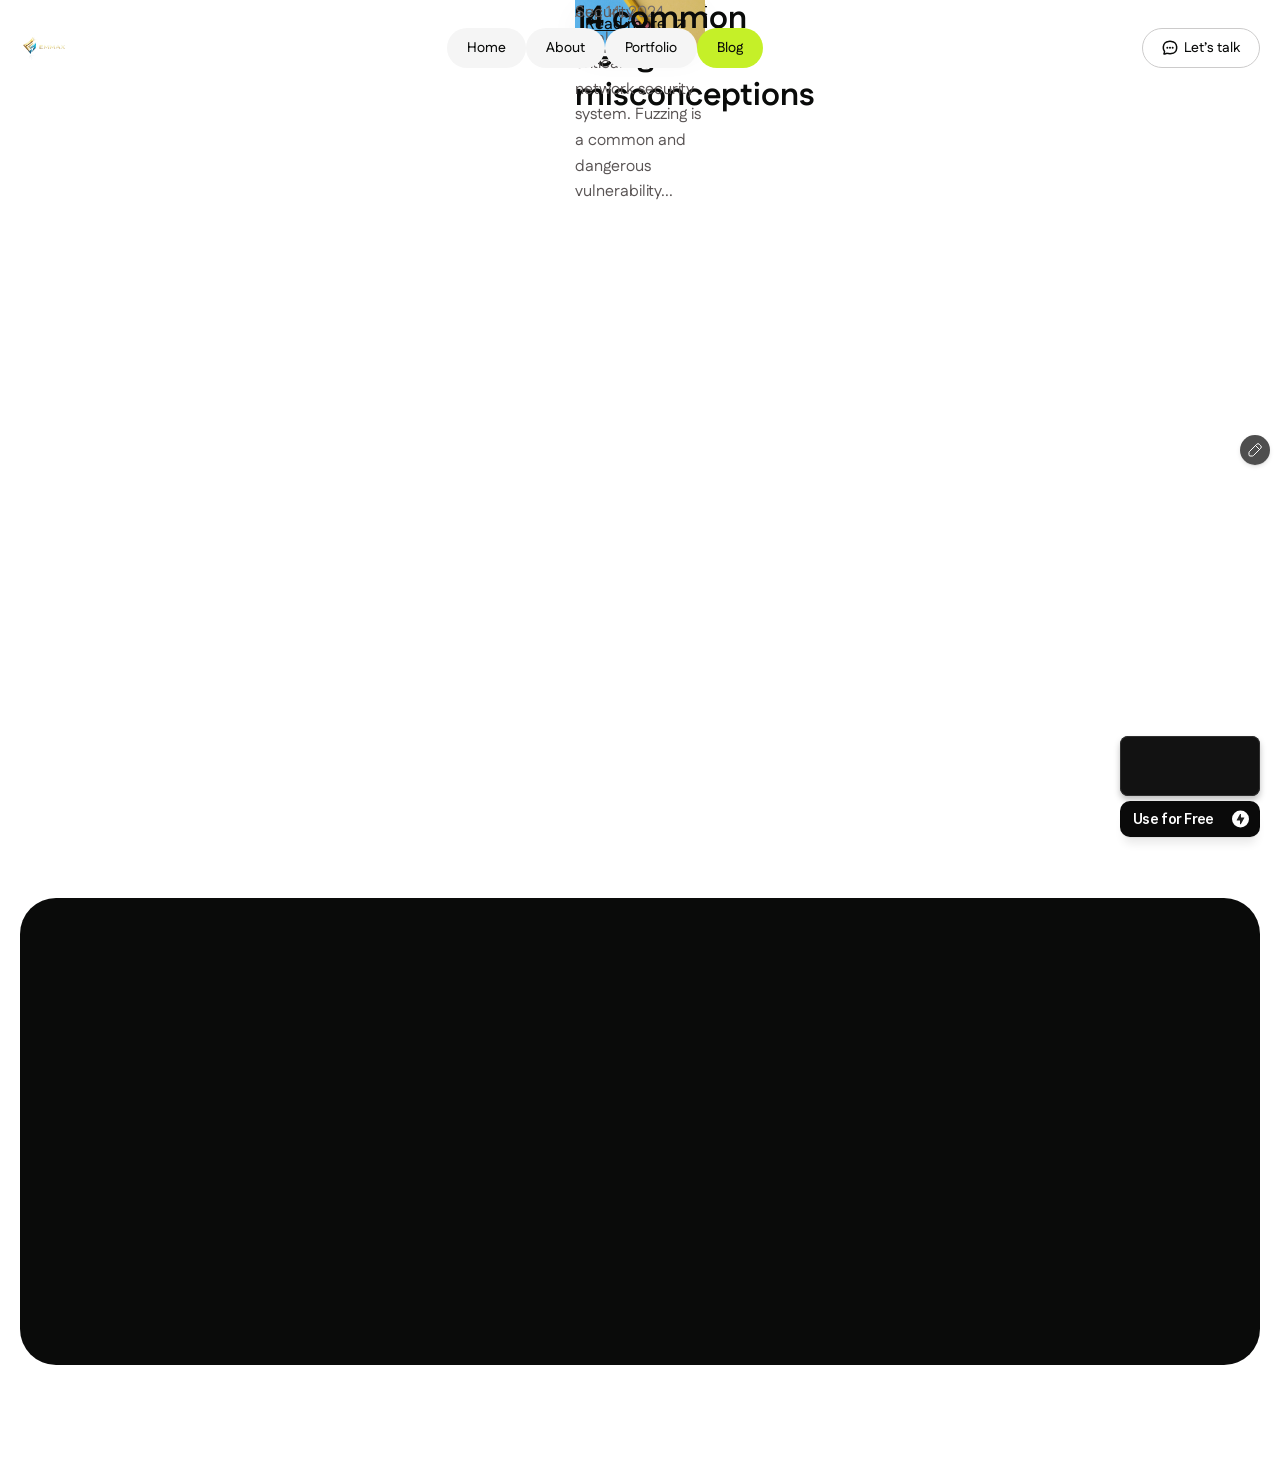
<file: blog/index.html>
<!DOCTYPE html>
<html lang="en" class="lenis"><head>
<base href="/">
<link rel="stylesheet" href="/styles.css"><script>(function(){var f=window.fetch;window.fetch=function(u,o){if(typeof u==='string'&&u.includes('.framercms')){return f('/assets/cms/'+u.split('/').pop(),o);}return f(u,o);};})();</script>
	<meta charset="utf-8">
	<meta name="viewport" content="width=device-width">
	<meta name="generator" content="Framer 80f113d">
	<title>Portox - Personal Portfolio &amp; Agency Site</title>
    <link rel="canonical" href="https://final-fox-534912.framer.app/blog"><meta property="og:url" content="https://final-fox-534912.framer.app/blog"><meta name="description" content="Portox is a Portfolio Framer Template &amp; Framer Agency Template designed to showcase your agency’s or portfolio’s work. Ideal for freelancers, creative portfolios, creative agencies, digital agencies, personal portfolios, and portfolio landing pages.">
    <meta name="framer-search-index" content="https://framerusercontent.com/sites/3VRWJns4DyxJ1sNEsjS21C/searchIndex-oA21CQHNcejg.json">
    <link href="assets/images/image-extra-1.png" rel="icon" media="(prefers-color-scheme: light)">
    <link href="assets/images/image-extra-1.png" rel="icon" media="(prefers-color-scheme: dark)">
    <!-- Open Graph -->
    <meta property="og:type" content="website">
    <meta property="og:title" content="Portox - Personal Portfolio &amp; Agency Site">
    <meta property="og:description" content="Portox is a Portfolio Framer Template &amp; Framer Agency Template designed to showcase your agency’s or portfolio’s work. Ideal for freelancers, creative portfolios, creative agencies, digital agencies, personal portfolios, and portfolio landing pages.">
    <meta property="og:image" content="assets/images/image-extra-2.png">
    <!-- X -->
    <meta name="twitter:card" content="summary_large_image">
    <meta name="twitter:title" content="Portox - Personal Portfolio &amp; Agency Site">
    <meta name="twitter:description" content="Portox is a Portfolio Framer Template &amp; Framer Agency Template designed to showcase your agency’s or portfolio’s work. Ideal for freelancers, creative portfolios, creative agencies, digital agencies, personal portfolios, and portfolio landing pages.">
    <meta name="twitter:image" content="assets/images/image-extra-2.png">
	
	
	<script>try{if(localStorage.getItem("__framer_force_showing_editorbar_since")){const n=document.createElement("link");n.rel="modulepreload";n.href="https://framer.com/edit/init.mjs";document.head.appendChild(n)}}catch(e){}</script><link rel="modulepreload" href="https://framer.com/edit/init.mjs">
	<!-- Start of headStart -->
    
    <!-- End of headStart -->
	
	
	<link href="https://fonts.gstatic.com" rel="preconnect" crossorigin="">
    <link href="https://fonts.gstatic.com" rel="preconnect" crossorigin="">
	
	<meta name="robots" content="max-image-preview:large"><!-- Start of headEnd -->
    
    <!-- End of headEnd -->
	
</head>
<body>
	
	<!-- Start of bodyStart -->
    
    <!-- End of bodyStart -->
	
	<div id="main" data-framer-hydrate-v2="{&quot;routeId&quot;:&quot;ARe4nwafC&quot;,&quot;localeId&quot;:&quot;default&quot;,&quot;breakpoints&quot;:[{&quot;hash&quot;:&quot;zqia5q&quot;,&quot;mediaQuery&quot;:&quot;(min-width: 1200px)&quot;},{&quot;hash&quot;:&quot;1lhlqyb&quot;,&quot;mediaQuery&quot;:&quot;(min-width: 810px) and (max-width: 1199.98px)&quot;},{&quot;hash&quot;:&quot;1y2zox8&quot;,&quot;mediaQuery&quot;:&quot;(max-width: 809.98px)&quot;},{&quot;hash&quot;:&quot;1uvlfzf&quot;,&quot;mediaQuery&quot;:&quot;(min-width: 1200px)&quot;},{&quot;hash&quot;:&quot;qoz70k&quot;,&quot;mediaQuery&quot;:&quot;(min-width: 810px) and (max-width: 1199.98px)&quot;},{&quot;hash&quot;:&quot;fwj6yk&quot;,&quot;mediaQuery&quot;:&quot;(max-width: 809.98px)&quot;}]}" data-framer-ssr-released-at="2026-09-22T10:33:36.226Z" data-framer-page-optimized-at="2026-09-22T13:09:03.421Z" data-framer-generated-page=""><!--$--><!--$--><div class="framer-bTxfY framer-1uvlfzf" data-layout-template="true" style="--13wru43:visible;min-height:100vh;width:auto"><div class="ssr-variant hidden-fwj6yk hidden-qoz70k"><div class="framer-ur6hwr-container" data-framer-layout-hint-center-x="true" style="transform:translateX(-50%)"><nav class="framer-0aSs1 framer-18srp3u framer-v-18srp3u" data-framer-name="Desktop" style="background-color: rgba(255, 255, 255, 0); width: 100%; box-shadow: none; opacity: 1;"><div class="framer-fo834p" data-framer-name="Container" style="opacity: 1;"><div class="framer-1ups8b0" data-framer-name="Navbar" style="opacity: 1;"><div class="framer-1ruhuxi-container" style="opacity: 1;"><!--$--><a class="framer-lDyuJ framer-17f0gnq framer-v-17f0gnq framer-17779d6" data-framer-name="Default" href="./" style="height: 100%; width: 100%; opacity: 1;"><div class="framer-7lzihu" data-framer-name="Image" style="opacity: 1;"><div style="position:absolute;border-radius:inherit;corner-shape:inherit;top:0;right:0;bottom:0;left:0" data-framer-background-image-wrapper="true"><img decoding="auto" width="1536" height="1024" sizes="(min-width: 1200px) 48px, (max-width: 809.98px) 48px, (min-width: 810px) and (max-width: 1199.98px) 48px" srcset="assets/images/logo-1.png 512w,assets/images/logo-2.png 1024w,assets/images/logo-3.png 1536w" src="assets/images/logo-3.png" alt="Logo" style="display:block;width:100%;height:100%;border-radius:inherit;corner-shape:inherit;object-position:center;object-fit:cover"></div></div></a><!--/$--></div><ul class="framer-gl4crs" data-framer-name="Navigation" style="background-color:rgba(0, 0, 0, 0);border-bottom-left-radius:0px;border-bottom-right-radius:0px;border-top-left-radius:0px;border-top-right-radius:0px;box-shadow:none;opacity:1"><!--$--><li class="framer-kb8dy4-container" style="opacity: 1;"><!--$--><a class="framer-0j7ht framer-PoLMw framer-17ixekp framer-v-17ixekp framer-1ai53nj" data-framer-name="Primary" data-highlight="true" href="./" tabindex="0" style="background-color: var(--token-7b5d9f2c-a6c0-450b-bff1-12cab5ce755a, rgb(245, 245, 245)); border-radius: 1000px; opacity: 1;"><div class="framer-wcdkum" data-framer-name="Text" data-framer-component-type="RichTextContainer" style="--extracted-r6o4lv: var(--token-949b360b-9e64-4017-8985-c09cc605bb85, rgb(10, 11, 10)); --framer-paragraph-spacing: 0px; transform: none; opacity: 1;"><p class="framer-text framer-styles-preset-nq1u6z" data-styles-preset="WBcn5oa1r" style="--framer-text-color:var(--extracted-r6o4lv, var(--token-949b360b-9e64-4017-8985-c09cc605bb85, rgb(10, 11, 10)))">Home</p></div></a><!--/$--></li><!--/$--><!--$--><li class="framer-19ld0jh-container" style="opacity: 1;"><!--$--><a class="framer-0j7ht framer-PoLMw framer-17ixekp framer-v-17ixekp framer-1ai53nj" data-framer-name="Primary" data-highlight="true" href="./about" tabindex="0" style="background-color: var(--token-7b5d9f2c-a6c0-450b-bff1-12cab5ce755a, rgb(245, 245, 245)); border-radius: 1000px; opacity: 1;"><div class="framer-wcdkum" data-framer-name="Text" data-framer-component-type="RichTextContainer" style="--extracted-r6o4lv: var(--token-949b360b-9e64-4017-8985-c09cc605bb85, rgb(10, 11, 10)); --framer-paragraph-spacing: 0px; transform: none; opacity: 1;"><p class="framer-text framer-styles-preset-nq1u6z" data-styles-preset="WBcn5oa1r" style="--framer-text-color:var(--extracted-r6o4lv, var(--token-949b360b-9e64-4017-8985-c09cc605bb85, rgb(10, 11, 10)))">About</p></div></a><!--/$--></li><!--/$--><!--$--><li class="framer-13m6529-container" style="opacity: 1;"><!--$--><a class="framer-0j7ht framer-PoLMw framer-17ixekp framer-v-17ixekp framer-1ai53nj" data-framer-name="Primary" data-highlight="true" href="./portfolio" tabindex="0" style="background-color: var(--token-7b5d9f2c-a6c0-450b-bff1-12cab5ce755a, rgb(245, 245, 245)); border-radius: 1000px; opacity: 1;"><div class="framer-wcdkum" data-framer-name="Text" data-framer-component-type="RichTextContainer" style="--extracted-r6o4lv: var(--token-949b360b-9e64-4017-8985-c09cc605bb85, rgb(10, 11, 10)); --framer-paragraph-spacing: 0px; transform: none; opacity: 1;"><p class="framer-text framer-styles-preset-nq1u6z" data-styles-preset="WBcn5oa1r" style="--framer-text-color:var(--extracted-r6o4lv, var(--token-949b360b-9e64-4017-8985-c09cc605bb85, rgb(10, 11, 10)))">Portfolio</p></div></a><!--/$--></li><!--/$--><!--$--><li class="framer-1iy6w8u-container" style="opacity: 1;"><!--$--><a class="framer-0j7ht framer-PoLMw framer-17ixekp framer-v-zc2rpk framer-1ai53nj" data-framer-name="Primary Active" data-highlight="true" href="./blog" data-framer-page-link-current="true" tabindex="0" style="background-color: var(--token-00fd2154-92d3-498b-940a-b773b1fa8e3c, rgb(197, 240, 40)); border-radius: 1000px; opacity: 1;"><div class="framer-wcdkum" data-framer-name="Text" data-framer-component-type="RichTextContainer" style="--extracted-r6o4lv: var(--token-949b360b-9e64-4017-8985-c09cc605bb85, rgb(10, 11, 10)); --framer-paragraph-spacing: 0px; transform: none; opacity: 1;"><p class="framer-text framer-styles-preset-nq1u6z" data-styles-preset="WBcn5oa1r" style="--framer-text-color:var(--extracted-r6o4lv, var(--token-949b360b-9e64-4017-8985-c09cc605bb85, rgb(10, 11, 10)))">Blog</p></div></a><!--/$--></li><!--/$--></ul><div class="framer-1uuwo3i" data-framer-name="Button Block" style="opacity: 1;"><!--$--><div class="framer-1ndqnl2-container" style="opacity: 1;"><!--$--><a class="framer-yxd7o framer-apnp3 framer-PoLMw framer-1n7w2b8 framer-v-4s9nzx framer-mk0ano" data-border="true" data-framer-name="Header" href="./contact" style="--border-bottom-width: 1px; --border-color: var(--token-654e38f5-ff4e-47e8-a705-d17ecd43d08d, rgb(204, 203, 203)); --border-left-width: 1px; --border-right-width: 1px; --border-style: solid; --border-top-width: 1px; background-color: rgba(197, 240, 41, 0); border-radius: 999px; opacity: 1;"><div class="framer-6dcmcc" data-framer-name="Text" data-framer-component-type="RichTextContainer" style="--extracted-r6o4lv: var(--token-949b360b-9e64-4017-8985-c09cc605bb85, rgb(10, 11, 10)); --framer-paragraph-spacing: 0px; transform: none; opacity: 1;"><p class="framer-text framer-styles-preset-nq1u6z" data-styles-preset="WBcn5oa1r" style="--framer-text-color:var(--extracted-r6o4lv, var(--token-949b360b-9e64-4017-8985-c09cc605bb85, rgb(10, 11, 10)))">Let’s talk</p></div><div class="framer-1efien3" data-framer-name="Icon Wrap" style="opacity: 1;"><div class="framer-pfcsot" data-framer-name="Hover Icon" style="opacity:0"><div style="position:absolute;border-radius:inherit;corner-shape:inherit;top:0;right:0;bottom:0;left:0" data-framer-background-image-wrapper="true"><img decoding="auto" width="16" height="16" src="assets/images/icon-1.svg" alt="Icon" style="display:block;width:100%;height:100%;border-radius:inherit;corner-shape:inherit;object-position:center;object-fit:cover"></div></div><div class="framer-1pke27q" data-framer-name="Default Icon" style="opacity:1"><div style="position:absolute;border-radius:inherit;corner-shape:inherit;top:0;right:0;bottom:0;left:0" data-framer-background-image-wrapper="true"><img decoding="auto" width="16" height="16" src="assets/images/icon-2.svg" alt="Icon" style="display:block;width:100%;height:100%;border-radius:inherit;corner-shape:inherit;object-position:center;object-fit:cover"></div></div></div></a><!--/$--></div><!--/$--></div></div></div></nav></div></div><div data-framer-root="" class="framer-RuBTb framer-Fcdif framer-zqia5q" style="min-height:100vh;width:auto;display:contents"><section class="framer-1jq01vi" data-framer-name="Blog Section" id="blog-section"><div class="framer-1ggg1xx" data-framer-name="Container"><div class="framer-1nr3fqm" data-framer-name="Content Wrapper"><div class="framer-1ous4yx" data-framer-appear-id="1ous4yx" data-framer-name="Title" data-framer-component-type="RichTextContainer" style="opacity: 0.001; transform: translateY(50px); will-change: transform;"><h1 class="framer-text framer-styles-preset-1bo7we2" data-styles-preset="Rl0DoIyM9" style="--framer-text-alignment:center;--framer-text-color:var(--token-949b360b-9e64-4017-8985-c09cc605bb85, rgb(10, 11, 10))">News and Insight</h1></div><div class="framer-htghr3" data-framer-name="Blog Card Deck"><div class="framer-1cc09up hidden-1y2zox8" data-framer-name="Blog Crd Wrap"><!--$--><!--$--><div class="ssr-variant hidden-1lhlqyb"><div class="framer-1bm7avy-container" data-framer-appear-id="1bm7avy-0" style="opacity: 0.001; transform: translateY(50px); will-change: transform;"><div class="framer-XrCZq framer-178xjdb framer-v-178xjdb" data-framer-name="Default" style="width: 100%; border-radius: 36px; opacity: 1;"><div class="framer-hxgkel" data-framer-name="Image Wrap" style="opacity: 1;"><div class="framer-nuhvrc" data-framer-name="Image" style="opacity: 1;"><div style="position:absolute;border-radius:inherit;corner-shape:inherit;top:0;right:0;bottom:0;left:0" data-framer-background-image-wrapper="true"><img decoding="auto" width="4000" height="6000" sizes="(min-width: 1200px) max(min(max(100vw, 1px), 1320px) - 40px, 1px), (max-width: 809.98px) max(max(min(max(100vw, 1px), 1320px) - 40px, 1px), 100vw), (min-width: 810px) and (max-width: 1199.98px) max(min(max(100vw, 1px), 990px) - 40px, 1px)" srcset="assets/images/thumbnail-image-7.jpeg 682w,assets/images/thumbnail-image-6.jpeg 1365w,assets/images/thumbnail-image-8.jpeg 2730w,assets/images/thumbnail-image-9.jpeg 4000w" src="assets/images/thumbnail-image-9.jpeg" alt="Thumbnail Image" style="display:block;width:100%;height:100%;border-radius:inherit;corner-shape:inherit;object-position:center;object-fit:cover"></div></div></div><div class="framer-qdpmz1-container" style="opacity: 1;"><div class="framer-iE9mf framer-YBqoE framer-OlTyu framer-agcaoc framer-v-agcaoc" data-framer-name="Primary" style="background-color: var(--token-0f4cbfc4-2063-4cea-a2b7-9caf65727dae, rgb(255, 255, 255)); height: 100%; width: 100%; border-radius: 36px; box-shadow: rgba(10, 11, 10, 0.06) 0px 8px 32px -2px; opacity: 1;"><div class="framer-s60d2b" data-framer-name="Text Block" style="opacity: 1;"><div class="framer-7q6y35" data-framer-name="Title Block" style="opacity: 1;"><div class="framer-1fn4sfw" data-framer-name="Date" data-framer-component-type="RichTextContainer" style="--framer-paragraph-spacing: 0px; transform: none; opacity: 1;"><p class="framer-text framer-styles-preset-1htgcg1" data-styles-preset="lIHPTnbc6">Aug 14, 2024</p></div><div class="framer-18zm9p9" data-framer-name="Title" data-framer-component-type="RichTextContainer" style="--framer-paragraph-spacing: 0px; transform: none; opacity: 1;"><h4 class="framer-text framer-styles-preset-1y1y8og" data-styles-preset="qGGzZKHvd">14 common design misconceptions</h4></div><div class="framer-10isal1" data-framer-name="Text" data-framer-component-type="RichTextContainer" style="--extracted-r6o4lv: var(--token-45b9b9b6-d867-4e57-9c40-e1f1d58c33c0, rgb(90, 85, 85)); --framer-paragraph-spacing: 0px; transform: none; opacity: 1;"><p class="framer-text framer-styles-preset-1htgcg1" data-styles-preset="lIHPTnbc6" style="--framer-text-color:var(--extracted-r6o4lv, var(--token-45b9b9b6-d867-4e57-9c40-e1f1d58c33c0, rgb(90, 85, 85)))">Security weaknesses are critical in a network security system. Fuzzing is a common and dangerous vulnerability...</p></div></div><div class="framer-jm39z7-container" style="opacity: 1;"><!--$--><a class="framer-2L2FR framer-SSPwS framer-AIIql framer-8oTOc framer-4js6y3 framer-v-1v7s3t8 framer-1sp9a6" data-framer-name="Terially" href="./blog/14-common-design-misconceptions" style="opacity: 1;"><div class="framer-1pnrjm1" data-framer-name="Text" data-framer-component-type="RichTextContainer" style="--extracted-r6o4lv: var(--token-949b360b-9e64-4017-8985-c09cc605bb85, rgb(10, 11, 10)); --framer-paragraph-spacing: 0px; transform: none; opacity: 1;"><p class="framer-text framer-styles-preset-fzegyi" data-styles-preset="kg5VxyfLt" style="--framer-text-color:var(--extracted-r6o4lv, var(--token-949b360b-9e64-4017-8985-c09cc605bb85, rgb(10, 11, 10)))">Read more</p></div><div class="framer-1ksqrtq" data-framer-name="Icon" style="transform: none; opacity: 1;"><div style="position:absolute;border-radius:inherit;corner-shape:inherit;top:0;right:0;bottom:0;left:0" data-framer-background-image-wrapper="true"><img decoding="auto" width="18" height="18" src="assets/images/arrow-icon-7.svg" alt="Arrow icon" style="display:block;width:100%;height:100%;border-radius:inherit;corner-shape:inherit;object-position:center;object-fit:cover"></div></div></a><!--/$--></div></div></div></div></div></div></div><!--/$--><!--/$--></div><div class="framer-15zjsg3" data-framer-name="Blog Card Grid"><!--$--><div class="ssr-variant hidden-1y2zox8"><!--$--><div class="ssr-variant hidden-1lhlqyb"><div class="framer-1xbkcjr-container" style="will-change:transform;opacity:0;transform:translateY(50px)"><div class="framer-lUpRv framer-DTDxu framer-1chlzo6 framer-v-1chlzo6" data-framer-name="Default" style="height: 100%; width: 100%; opacity: 1;"><!--$--><a class="framer-kbt4b2 framer-nrtrk4" data-framer-name="Image Wrap" href="./blog/how-to-move-from-freelance-design-agency" style="border-radius: 24px; opacity: 1;"><div class="framer-1l2deix" data-framer-name="Image" style="transform: none; opacity: 1;"><div style="position:absolute;border-radius:inherit;corner-shape:inherit;top:0;right:0;bottom:0;left:0" data-framer-background-image-wrapper="true"><img decoding="auto" width="1792" height="1920" sizes="(min-width: 1200px) max(max((max(min(max(100vw, 1px), 1320px) - 40px, 1px) - 48px) / 3, 10px), 1px), (min-width: 810px) and (max-width: 1199.98px) max((max(min(max(100vw, 1px), 990px) - 40px, 1px) - 24px) / 2, 10px), (max-width: 809.98px) 100vw" srcset="assets/images/thumbnail-image-25.png 955w,assets/images/thumbnail-image-26.png 1792w" src="assets/images/thumbnail-image-26.png" alt="Thumbnail Image" style="display:block;width:100%;height:100%;border-radius:inherit;corner-shape:inherit;object-position:center;object-fit:cover"></div></div><div class="framer-1xdr8al" data-framer-name="Linear Overlay" style="background: linear-gradient(rgba(10, 11, 10, 0) 0%, rgba(10, 11, 10, 0.6) 100%); opacity: 1;"></div></a><!--/$--><div class="framer-1kwn3uh" data-framer-name="Text" data-framer-component-type="RichTextContainer" style="justify-content: flex-end; --extracted-r6o4lv: var(--token-7b5d9f2c-a6c0-450b-bff1-12cab5ce755a, rgb(245, 245, 245)); --framer-paragraph-spacing: 0px; transform: none; opacity: 1;"><p class="framer-text framer-styles-preset-13od68f" data-styles-preset="iBhKrgdg4" style="--framer-text-color:var(--extracted-r6o4lv, var(--token-7b5d9f2c-a6c0-450b-bff1-12cab5ce755a, rgb(245, 245, 245)))">How to move from freelance design agency</p></div><div class="framer-48pr6y-container" style="opacity:0;transform:translate(-50%, -50%) scale(0.2)"><!--$--><a class="framer-kYzA1 framer-apnp3 framer-3tjZ5 framer-a7mmjd framer-v-1o26edn framer-ppxvkl" data-framer-name="Primary - Small" href="./blog/how-to-move-from-freelance-design-agency" style="background-color: var(--token-00fd2154-92d3-498b-940a-b773b1fa8e3c, rgb(197, 240, 40)); border-radius: 999px; opacity: 1;"><div class="framer-1jwq5iv" data-framer-name="Text" data-framer-component-type="RichTextContainer" style="--extracted-r6o4lv: var(--token-949b360b-9e64-4017-8985-c09cc605bb85, rgb(10, 11, 10)); --framer-paragraph-spacing: 0px; transform: none; opacity: 1;"><p class="framer-text framer-styles-preset-11pdutb" data-styles-preset="n4POwZ1Fl" style="--framer-text-color:var(--extracted-r6o4lv, var(--token-949b360b-9e64-4017-8985-c09cc605bb85, rgb(10, 11, 10)))">Read more</p></div><div class="framer-211upl" data-framer-name="Icon Wrap" style="opacity: 1;"><div class="framer-1g8w01p" data-framer-name="Hover Icon" style="opacity:0"><div style="position:absolute;border-radius:inherit;corner-shape:inherit;top:0;right:0;bottom:0;left:0" data-framer-background-image-wrapper="true"><img decoding="async" loading="lazy" width="18" height="18" src="assets/images/arrow-icon-4.svg" alt="Arrow Icon" style="display:block;width:100%;height:100%;border-radius:inherit;corner-shape:inherit;object-position:center;object-fit:cover"></div></div><div class="framer-gptit6" data-framer-name="Default Icon" style="opacity:1"><div style="position:absolute;border-radius:inherit;corner-shape:inherit;top:0;right:0;bottom:0;left:0" data-framer-background-image-wrapper="true"><img decoding="async" loading="lazy" width="18" height="18" src="assets/images/arrow-icon-5.svg" alt="Arrow Icon" style="display:block;width:100%;height:100%;border-radius:inherit;corner-shape:inherit;object-position:center;object-fit:cover"></div></div></div></a><!--/$--></div></div></div></div><!--/$--><!--$--><div class="ssr-variant hidden-1lhlqyb"><div class="framer-1xbkcjr-container" style="will-change:transform;opacity:0;transform:translateY(50px)"><div class="framer-lUpRv framer-DTDxu framer-1chlzo6 framer-v-1chlzo6" data-framer-name="Default" style="height: 100%; width: 100%; opacity: 1;"><!--$--><a class="framer-kbt4b2 framer-nrtrk4" data-framer-name="Image Wrap" href="./blog/10-things-nobody-told-you-a-web-designer" style="border-radius: 24px; opacity: 1;"><div class="framer-1l2deix" data-framer-name="Image" style="transform: none; opacity: 1;"><div style="position:absolute;border-radius:inherit;corner-shape:inherit;top:0;right:0;bottom:0;left:0" data-framer-background-image-wrapper="true"><img decoding="auto" width="1792" height="1920" sizes="(min-width: 1200px) max(max((max(min(max(100vw, 1px), 1320px) - 40px, 1px) - 48px) / 3, 10px), 1px), (min-width: 810px) and (max-width: 1199.98px) max((max(min(max(100vw, 1px), 990px) - 40px, 1px) - 24px) / 2, 10px), (max-width: 809.98px) 100vw" srcset="assets/images/thumbnail-image-27.png 955w,assets/images/thumbnail-image-28.png 1792w" src="assets/images/thumbnail-image-28.png" alt="Thumbnail Image" style="display:block;width:100%;height:100%;border-radius:inherit;corner-shape:inherit;object-position:center;object-fit:cover"></div></div><div class="framer-1xdr8al" data-framer-name="Linear Overlay" style="background: linear-gradient(rgba(10, 11, 10, 0) 0%, rgba(10, 11, 10, 0.6) 100%); opacity: 1;"></div></a><!--/$--><div class="framer-1kwn3uh" data-framer-name="Text" data-framer-component-type="RichTextContainer" style="justify-content: flex-end; --extracted-r6o4lv: var(--token-7b5d9f2c-a6c0-450b-bff1-12cab5ce755a, rgb(245, 245, 245)); --framer-paragraph-spacing: 0px; transform: none; opacity: 1;"><p class="framer-text framer-styles-preset-13od68f" data-styles-preset="iBhKrgdg4" style="--framer-text-color:var(--extracted-r6o4lv, var(--token-7b5d9f2c-a6c0-450b-bff1-12cab5ce755a, rgb(245, 245, 245)))">10 things nobody told you a web designer</p></div><div class="framer-48pr6y-container" style="opacity:0;transform:translate(-50%, -50%) scale(0.2)"><!--$--><a class="framer-kYzA1 framer-apnp3 framer-3tjZ5 framer-a7mmjd framer-v-1o26edn framer-ppxvkl" data-framer-name="Primary - Small" href="./blog/10-things-nobody-told-you-a-web-designer" style="background-color: var(--token-00fd2154-92d3-498b-940a-b773b1fa8e3c, rgb(197, 240, 40)); border-radius: 999px; opacity: 1;"><div class="framer-1jwq5iv" data-framer-name="Text" data-framer-component-type="RichTextContainer" style="--extracted-r6o4lv: var(--token-949b360b-9e64-4017-8985-c09cc605bb85, rgb(10, 11, 10)); --framer-paragraph-spacing: 0px; transform: none; opacity: 1;"><p class="framer-text framer-styles-preset-11pdutb" data-styles-preset="n4POwZ1Fl" style="--framer-text-color:var(--extracted-r6o4lv, var(--token-949b360b-9e64-4017-8985-c09cc605bb85, rgb(10, 11, 10)))">Read more</p></div><div class="framer-211upl" data-framer-name="Icon Wrap" style="opacity: 1;"><div class="framer-1g8w01p" data-framer-name="Hover Icon" style="opacity:0"><div style="position:absolute;border-radius:inherit;corner-shape:inherit;top:0;right:0;bottom:0;left:0" data-framer-background-image-wrapper="true"><img decoding="async" loading="lazy" width="18" height="18" src="assets/images/arrow-icon-4.svg" alt="Arrow Icon" style="display:block;width:100%;height:100%;border-radius:inherit;corner-shape:inherit;object-position:center;object-fit:cover"></div></div><div class="framer-gptit6" data-framer-name="Default Icon" style="opacity:1"><div style="position:absolute;border-radius:inherit;corner-shape:inherit;top:0;right:0;bottom:0;left:0" data-framer-background-image-wrapper="true"><img decoding="async" loading="lazy" width="18" height="18" src="assets/images/arrow-icon-5.svg" alt="Arrow Icon" style="display:block;width:100%;height:100%;border-radius:inherit;corner-shape:inherit;object-position:center;object-fit:cover"></div></div></div></a><!--/$--></div></div></div></div><!--/$--><!--$--><div class="ssr-variant hidden-1lhlqyb"><div class="framer-1xbkcjr-container" style="will-change:transform;opacity:0;transform:translateY(50px)"><div class="framer-lUpRv framer-DTDxu framer-1chlzo6 framer-v-1chlzo6" data-framer-name="Default" style="height: 100%; width: 100%; opacity: 1;"><!--$--><a class="framer-kbt4b2 framer-nrtrk4" data-framer-name="Image Wrap" href="./blog/5-web-design-blogs-you-should-be-reading" style="border-radius: 24px; opacity: 1;"><div class="framer-1l2deix" data-framer-name="Image" style="transform: none; opacity: 1;"><div style="position:absolute;border-radius:inherit;corner-shape:inherit;top:0;right:0;bottom:0;left:0" data-framer-background-image-wrapper="true"><img decoding="auto" width="1792" height="1920" sizes="(min-width: 1200px) max(max((max(min(max(100vw, 1px), 1320px) - 40px, 1px) - 48px) / 3, 10px), 1px), (min-width: 810px) and (max-width: 1199.98px) max((max(min(max(100vw, 1px), 990px) - 40px, 1px) - 24px) / 2, 10px), (max-width: 809.98px) 100vw" srcset="assets/images/thumbnail-image-29.png 955w,assets/images/thumbnail-image-30.png 1792w" src="assets/images/thumbnail-image-30.png" alt="Thumbnail Image" style="display:block;width:100%;height:100%;border-radius:inherit;corner-shape:inherit;object-position:center;object-fit:cover"></div></div><div class="framer-1xdr8al" data-framer-name="Linear Overlay" style="background: linear-gradient(rgba(10, 11, 10, 0) 0%, rgba(10, 11, 10, 0.6) 100%); opacity: 1;"></div></a><!--/$--><div class="framer-1kwn3uh" data-framer-name="Text" data-framer-component-type="RichTextContainer" style="justify-content: flex-end; --extracted-r6o4lv: var(--token-7b5d9f2c-a6c0-450b-bff1-12cab5ce755a, rgb(245, 245, 245)); --framer-paragraph-spacing: 0px; transform: none; opacity: 1;"><p class="framer-text framer-styles-preset-13od68f" data-styles-preset="iBhKrgdg4" style="--framer-text-color:var(--extracted-r6o4lv, var(--token-7b5d9f2c-a6c0-450b-bff1-12cab5ce755a, rgb(245, 245, 245)))">5 web design blogs you should be reading</p></div><div class="framer-48pr6y-container" style="opacity:0;transform:translate(-50%, -50%) scale(0.2)"><!--$--><a class="framer-kYzA1 framer-apnp3 framer-3tjZ5 framer-a7mmjd framer-v-1o26edn framer-ppxvkl" data-framer-name="Primary - Small" href="./blog/5-web-design-blogs-you-should-be-reading" style="background-color: var(--token-00fd2154-92d3-498b-940a-b773b1fa8e3c, rgb(197, 240, 40)); border-radius: 999px; opacity: 1;"><div class="framer-1jwq5iv" data-framer-name="Text" data-framer-component-type="RichTextContainer" style="--extracted-r6o4lv: var(--token-949b360b-9e64-4017-8985-c09cc605bb85, rgb(10, 11, 10)); --framer-paragraph-spacing: 0px; transform: none; opacity: 1;"><p class="framer-text framer-styles-preset-11pdutb" data-styles-preset="n4POwZ1Fl" style="--framer-text-color:var(--extracted-r6o4lv, var(--token-949b360b-9e64-4017-8985-c09cc605bb85, rgb(10, 11, 10)))">Read more</p></div><div class="framer-211upl" data-framer-name="Icon Wrap" style="opacity: 1;"><div class="framer-1g8w01p" data-framer-name="Hover Icon" style="opacity:0"><div style="position:absolute;border-radius:inherit;corner-shape:inherit;top:0;right:0;bottom:0;left:0" data-framer-background-image-wrapper="true"><img decoding="async" loading="lazy" width="18" height="18" src="assets/images/arrow-icon-4.svg" alt="Arrow Icon" style="display:block;width:100%;height:100%;border-radius:inherit;corner-shape:inherit;object-position:center;object-fit:cover"></div></div><div class="framer-gptit6" data-framer-name="Default Icon" style="opacity:1"><div style="position:absolute;border-radius:inherit;corner-shape:inherit;top:0;right:0;bottom:0;left:0" data-framer-background-image-wrapper="true"><img decoding="async" loading="lazy" width="18" height="18" src="assets/images/arrow-icon-5.svg" alt="Arrow Icon" style="display:block;width:100%;height:100%;border-radius:inherit;corner-shape:inherit;object-position:center;object-fit:cover"></div></div></div></a><!--/$--></div></div></div></div><!--/$--><!--$--><div class="ssr-variant hidden-1lhlqyb"><div class="framer-1xbkcjr-container" style="will-change:transform;opacity:0;transform:translateY(50px)"><div class="framer-lUpRv framer-DTDxu framer-1chlzo6 framer-v-1chlzo6" data-framer-name="Default" style="height: 100%; width: 100%; opacity: 1;"><!--$--><a class="framer-kbt4b2 framer-nrtrk4" data-framer-name="Image Wrap" href="./blog/balancing-design-creativity-with-efficiency" style="border-radius: 24px; opacity: 1;"><div class="framer-1l2deix" data-framer-name="Image" style="transform: none; opacity: 1;"><div style="position:absolute;border-radius:inherit;corner-shape:inherit;top:0;right:0;bottom:0;left:0" data-framer-background-image-wrapper="true"><img decoding="auto" width="1792" height="1920" sizes="(min-width: 1200px) max(max((max(min(max(100vw, 1px), 1320px) - 40px, 1px) - 48px) / 3, 10px), 1px), (min-width: 810px) and (max-width: 1199.98px) max((max(min(max(100vw, 1px), 990px) - 40px, 1px) - 24px) / 2, 10px), (max-width: 809.98px) 100vw" srcset="assets/images/thumbnail-image-31.png 955w,assets/images/thumbnail-image-32.png 1792w" src="assets/images/thumbnail-image-32.png" alt="Thumbnail Image" style="display:block;width:100%;height:100%;border-radius:inherit;corner-shape:inherit;object-position:center;object-fit:cover"></div></div><div class="framer-1xdr8al" data-framer-name="Linear Overlay" style="background: linear-gradient(rgba(10, 11, 10, 0) 0%, rgba(10, 11, 10, 0.6) 100%); opacity: 1;"></div></a><!--/$--><div class="framer-1kwn3uh" data-framer-name="Text" data-framer-component-type="RichTextContainer" style="justify-content: flex-end; --extracted-r6o4lv: var(--token-7b5d9f2c-a6c0-450b-bff1-12cab5ce755a, rgb(245, 245, 245)); --framer-paragraph-spacing: 0px; transform: none; opacity: 1;"><p class="framer-text framer-styles-preset-13od68f" data-styles-preset="iBhKrgdg4" style="--framer-text-color:var(--extracted-r6o4lv, var(--token-7b5d9f2c-a6c0-450b-bff1-12cab5ce755a, rgb(245, 245, 245)))">Balancing design creativity with efficiency</p></div><div class="framer-48pr6y-container" style="opacity:0;transform:translate(-50%, -50%) scale(0.2)"><!--$--><a class="framer-kYzA1 framer-apnp3 framer-3tjZ5 framer-a7mmjd framer-v-1o26edn framer-ppxvkl" data-framer-name="Primary - Small" href="./blog/balancing-design-creativity-with-efficiency" style="background-color: var(--token-00fd2154-92d3-498b-940a-b773b1fa8e3c, rgb(197, 240, 40)); border-radius: 999px; opacity: 1;"><div class="framer-1jwq5iv" data-framer-name="Text" data-framer-component-type="RichTextContainer" style="--extracted-r6o4lv: var(--token-949b360b-9e64-4017-8985-c09cc605bb85, rgb(10, 11, 10)); --framer-paragraph-spacing: 0px; transform: none; opacity: 1;"><p class="framer-text framer-styles-preset-11pdutb" data-styles-preset="n4POwZ1Fl" style="--framer-text-color:var(--extracted-r6o4lv, var(--token-949b360b-9e64-4017-8985-c09cc605bb85, rgb(10, 11, 10)))">Read more</p></div><div class="framer-211upl" data-framer-name="Icon Wrap" style="opacity: 1;"><div class="framer-1g8w01p" data-framer-name="Hover Icon" style="opacity:0"><div style="position:absolute;border-radius:inherit;corner-shape:inherit;top:0;right:0;bottom:0;left:0" data-framer-background-image-wrapper="true"><img decoding="async" loading="lazy" width="18" height="18" src="assets/images/arrow-icon-4.svg" alt="Arrow Icon" style="display:block;width:100%;height:100%;border-radius:inherit;corner-shape:inherit;object-position:center;object-fit:cover"></div></div><div class="framer-gptit6" data-framer-name="Default Icon" style="opacity:1"><div style="position:absolute;border-radius:inherit;corner-shape:inherit;top:0;right:0;bottom:0;left:0" data-framer-background-image-wrapper="true"><img decoding="async" loading="lazy" width="18" height="18" src="assets/images/arrow-icon-5.svg" alt="Arrow Icon" style="display:block;width:100%;height:100%;border-radius:inherit;corner-shape:inherit;object-position:center;object-fit:cover"></div></div></div></a><!--/$--></div></div></div></div><!--/$--><!--$--><div class="ssr-variant hidden-1lhlqyb"><div class="framer-1xbkcjr-container" style="will-change:transform;opacity:0;transform:translateY(50px)"><div class="framer-lUpRv framer-DTDxu framer-1chlzo6 framer-v-1chlzo6" data-framer-name="Default" style="height: 100%; width: 100%; opacity: 1;"><!--$--><a class="framer-kbt4b2 framer-nrtrk4" data-framer-name="Image Wrap" href="./blog/find-all-everything-from-design-to-freelancing" style="border-radius: 24px; opacity: 1;"><div class="framer-1l2deix" data-framer-name="Image" style="transform: none; opacity: 1;"><div style="position:absolute;border-radius:inherit;corner-shape:inherit;top:0;right:0;bottom:0;left:0" data-framer-background-image-wrapper="true"><img decoding="auto" width="1792" height="1920" sizes="(min-width: 1200px) max(max((max(min(max(100vw, 1px), 1320px) - 40px, 1px) - 48px) / 3, 10px), 1px), (min-width: 810px) and (max-width: 1199.98px) max((max(min(max(100vw, 1px), 990px) - 40px, 1px) - 24px) / 2, 10px), (max-width: 809.98px) 100vw" srcset="assets/images/thumbnail-image-21.png 955w,assets/images/thumbnail-image-22.png 1792w" src="assets/images/thumbnail-image-22.png" alt="Thumbnail Image" style="display:block;width:100%;height:100%;border-radius:inherit;corner-shape:inherit;object-position:center;object-fit:cover"></div></div><div class="framer-1xdr8al" data-framer-name="Linear Overlay" style="background: linear-gradient(rgba(10, 11, 10, 0) 0%, rgba(10, 11, 10, 0.6) 100%); opacity: 1;"></div></a><!--/$--><div class="framer-1kwn3uh" data-framer-name="Text" data-framer-component-type="RichTextContainer" style="justify-content: flex-end; --extracted-r6o4lv: var(--token-7b5d9f2c-a6c0-450b-bff1-12cab5ce755a, rgb(245, 245, 245)); --framer-paragraph-spacing: 0px; transform: none; opacity: 1;"><p class="framer-text framer-styles-preset-13od68f" data-styles-preset="iBhKrgdg4" style="--framer-text-color:var(--extracted-r6o4lv, var(--token-7b5d9f2c-a6c0-450b-bff1-12cab5ce755a, rgb(245, 245, 245)))">Find all everything from design to freelancing</p></div><div class="framer-48pr6y-container" style="opacity:0;transform:translate(-50%, -50%) scale(0.2)"><!--$--><a class="framer-kYzA1 framer-apnp3 framer-3tjZ5 framer-a7mmjd framer-v-1o26edn framer-ppxvkl" data-framer-name="Primary - Small" href="./blog/find-all-everything-from-design-to-freelancing" style="background-color: var(--token-00fd2154-92d3-498b-940a-b773b1fa8e3c, rgb(197, 240, 40)); border-radius: 999px; opacity: 1;"><div class="framer-1jwq5iv" data-framer-name="Text" data-framer-component-type="RichTextContainer" style="--extracted-r6o4lv: var(--token-949b360b-9e64-4017-8985-c09cc605bb85, rgb(10, 11, 10)); --framer-paragraph-spacing: 0px; transform: none; opacity: 1;"><p class="framer-text framer-styles-preset-11pdutb" data-styles-preset="n4POwZ1Fl" style="--framer-text-color:var(--extracted-r6o4lv, var(--token-949b360b-9e64-4017-8985-c09cc605bb85, rgb(10, 11, 10)))">Read more</p></div><div class="framer-211upl" data-framer-name="Icon Wrap" style="opacity: 1;"><div class="framer-1g8w01p" data-framer-name="Hover Icon" style="opacity:0"><div style="position:absolute;border-radius:inherit;corner-shape:inherit;top:0;right:0;bottom:0;left:0" data-framer-background-image-wrapper="true"><img decoding="async" loading="lazy" width="18" height="18" src="assets/images/arrow-icon-4.svg" alt="Arrow Icon" style="display:block;width:100%;height:100%;border-radius:inherit;corner-shape:inherit;object-position:center;object-fit:cover"></div></div><div class="framer-gptit6" data-framer-name="Default Icon" style="opacity:1"><div style="position:absolute;border-radius:inherit;corner-shape:inherit;top:0;right:0;bottom:0;left:0" data-framer-background-image-wrapper="true"><img decoding="async" loading="lazy" width="18" height="18" src="assets/images/arrow-icon-5.svg" alt="Arrow Icon" style="display:block;width:100%;height:100%;border-radius:inherit;corner-shape:inherit;object-position:center;object-fit:cover"></div></div></div></a><!--/$--></div></div></div></div><!--/$--><!--$--><div class="ssr-variant hidden-1lhlqyb"><div class="framer-1xbkcjr-container" style="will-change:transform;opacity:0;transform:translateY(50px)"><div class="framer-lUpRv framer-DTDxu framer-1chlzo6 framer-v-1chlzo6" data-framer-name="Default" style="height: 100%; width: 100%; opacity: 1;"><!--$--><a class="framer-kbt4b2 framer-nrtrk4" data-framer-name="Image Wrap" href="./blog/webflow-freelancer-to-agency-owner-path" style="border-radius: 24px; opacity: 1;"><div class="framer-1l2deix" data-framer-name="Image" style="transform: none; opacity: 1;"><div style="position:absolute;border-radius:inherit;corner-shape:inherit;top:0;right:0;bottom:0;left:0" data-framer-background-image-wrapper="true"><img decoding="async" loading="lazy" width="1792" height="1920" sizes="(min-width: 1200px) max(max((max(min(max(100vw, 1px), 1320px) - 40px, 1px) - 48px) / 3, 10px), 1px), (min-width: 810px) and (max-width: 1199.98px) max((max(min(max(100vw, 1px), 990px) - 40px, 1px) - 24px) / 2, 10px)" srcset="assets/images/thumbnail-image-23.png 955w,assets/images/thumbnail-image-24.png 1792w" src="assets/images/thumbnail-image-24.png" alt="Thumbnail Image" style="display:block;width:100%;height:100%;border-radius:inherit;corner-shape:inherit;object-position:center;object-fit:cover"></div></div><div class="framer-1xdr8al" data-framer-name="Linear Overlay" style="background: linear-gradient(rgba(10, 11, 10, 0) 0%, rgba(10, 11, 10, 0.6) 100%); opacity: 1;"></div></a><!--/$--><div class="framer-1kwn3uh" data-framer-name="Text" data-framer-component-type="RichTextContainer" style="justify-content: flex-end; --extracted-r6o4lv: var(--token-7b5d9f2c-a6c0-450b-bff1-12cab5ce755a, rgb(245, 245, 245)); --framer-paragraph-spacing: 0px; transform: none; opacity: 1;"><p class="framer-text framer-styles-preset-13od68f" data-styles-preset="iBhKrgdg4" style="--framer-text-color:var(--extracted-r6o4lv, var(--token-7b5d9f2c-a6c0-450b-bff1-12cab5ce755a, rgb(245, 245, 245)))">Webflow freelancer to agency owner path</p></div><div class="framer-48pr6y-container" style="opacity:0;transform:translate(-50%, -50%) scale(0.2)"><!--$--><a class="framer-kYzA1 framer-apnp3 framer-3tjZ5 framer-a7mmjd framer-v-1o26edn framer-ppxvkl" data-framer-name="Primary - Small" href="./blog/webflow-freelancer-to-agency-owner-path" style="background-color: var(--token-00fd2154-92d3-498b-940a-b773b1fa8e3c, rgb(197, 240, 40)); border-radius: 999px; opacity: 1;"><div class="framer-1jwq5iv" data-framer-name="Text" data-framer-component-type="RichTextContainer" style="--extracted-r6o4lv: var(--token-949b360b-9e64-4017-8985-c09cc605bb85, rgb(10, 11, 10)); --framer-paragraph-spacing: 0px; transform: none; opacity: 1;"><p class="framer-text framer-styles-preset-11pdutb" data-styles-preset="n4POwZ1Fl" style="--framer-text-color:var(--extracted-r6o4lv, var(--token-949b360b-9e64-4017-8985-c09cc605bb85, rgb(10, 11, 10)))">Read more</p></div><div class="framer-211upl" data-framer-name="Icon Wrap" style="opacity: 1;"><div class="framer-1g8w01p" data-framer-name="Hover Icon" style="opacity:0"><div style="position:absolute;border-radius:inherit;corner-shape:inherit;top:0;right:0;bottom:0;left:0" data-framer-background-image-wrapper="true"><img decoding="async" loading="lazy" width="18" height="18" src="assets/images/arrow-icon-4.svg" alt="Arrow Icon" style="display:block;width:100%;height:100%;border-radius:inherit;corner-shape:inherit;object-position:center;object-fit:cover"></div></div><div class="framer-gptit6" data-framer-name="Default Icon" style="opacity:1"><div style="position:absolute;border-radius:inherit;corner-shape:inherit;top:0;right:0;bottom:0;left:0" data-framer-background-image-wrapper="true"><img decoding="async" loading="lazy" width="18" height="18" src="assets/images/arrow-icon-5.svg" alt="Arrow Icon" style="display:block;width:100%;height:100%;border-radius:inherit;corner-shape:inherit;object-position:center;object-fit:cover"></div></div></div></a><!--/$--></div></div></div></div><!--/$--><div class="framer-y7kd3v" data-framer-name="Button Wrap" style="will-change:transform;opacity:0;transform:translateY(50px)"><div class="ssr-variant hidden-1lhlqyb"><div class="framer-1v3y80p-container"><button class="framer-F8v0V framer-apnp3 framer-bulz9y framer-v-bulz9y" data-framer-name="Default" data-highlight="true" data-reset="button" tabindex="0" style="--anbq9z: 14.5px 28px 14.5px 28px; background-color: var(--token-00fd2154-92d3-498b-940a-b773b1fa8e3c, rgb(197, 240, 40)); border-radius: 999px; opacity: 1;"><div class="framer-1s7bs7y" data-framer-name="Text" data-framer-component-type="RichTextContainer" style="--extracted-r6o4lv:var(--token-949b360b-9e64-4017-8985-c09cc605bb85, rgb(10, 11, 10));opacity:1;transform:none"><p class="framer-text framer-styles-preset-11pdutb" data-styles-preset="n4POwZ1Fl" style="--framer-text-color:var(--extracted-r6o4lv, var(--token-949b360b-9e64-4017-8985-c09cc605bb85, rgb(10, 11, 10)))">Load More</p></div></button></div></div></div></div><!--/$--></div></div></div></div><div aria-label="Scroll Trigger" class="framer-yo9xxx" data-framer-name="Scroll Triger" id="scroll-trigger"></div></section><div class="framer-18fuvez-container"><!--$--><div></div><!--/$--></div></div><div id="overlay"></div><div class="framer-5s95vt"></div><div class="framer-mk811g-container"><div class="ssr-variant hidden-fwj6yk hidden-qoz70k"><section class="framer-jDPee framer-wypDN framer-PoLMw framer-Jvwhz framer-zAwa6 framer-Zvbvr framer-4fYdJ framer-bhq8ry framer-v-bhq8ry" data-framer-name="Desktop" style="width: 100%; opacity: 1;"><div class="framer-1m4ai0n" data-framer-name="Container" style="opacity: 1;"><div class="framer-165j6as" data-framer-name="Content Wrapper" style="background-color: var(--token-949b360b-9e64-4017-8985-c09cc605bb85, rgb(10, 11, 10)); border-radius: 36px; opacity: 1;"><div class="framer-7yrw5e" data-framer-name="Text Block" style="opacity: 1;"><div class="framer-ja2oqd" data-framer-name="Title Block" style="will-change:transform;opacity:0;transform:translateY(40px)"><div class="framer-1k1m1jb" data-framer-name="Text" data-framer-component-type="RichTextContainer" style="--extracted-r6o4lv: var(--token-00fd2154-92d3-498b-940a-b773b1fa8e3c, rgb(197, 240, 40)); --framer-paragraph-spacing: 0px; transform: none; opacity: 1;"><p class="framer-text framer-styles-preset-1dgvxjo" data-styles-preset="DOKdZJqed" style="--framer-text-alignment:center;--framer-text-color:var(--extracted-r6o4lv, var(--token-00fd2154-92d3-498b-940a-b773b1fa8e3c, rgb(197, 240, 40)))">Let’s turn your ideas into a stunning reality.</p></div><div class="framer-1h9hxtu" data-framer-name="Email Text" data-highlight="true" id="undefined-1h9hxtu" data-framer-component-type="RichTextContainer" tabindex="0" style="--extracted-1of0zx5: var(--token-0f4cbfc4-2063-4cea-a2b7-9caf65727dae, rgb(255, 255, 255)); --framer-paragraph-spacing: 0px; transform: none; opacity: 1;"><h2 class="framer-text framer-styles-preset-1l48zf6" data-styles-preset="YylS8bbvx" style="--framer-text-alignment:center;--framer-text-color:var(--extracted-1of0zx5, var(--token-0f4cbfc4-2063-4cea-a2b7-9caf65727dae, rgb(255, 255, 255)))"><!--$--><a class="framer-text framer-styles-preset-aq7trs" data-styles-preset="qYATaXf6m" href="mailto:hello.andro@gmail.com" target="_blank" rel="">emmax.digitalcoach@gmail.com</a><!--/$--></h2></div></div><ul class="framer-lkmumy" data-framer-name="Navigation" style="will-change:transform;opacity:0;transform:translateY(40px)"><!--$--><li class="framer-1g40c7n-container" style="opacity: 1;"><!--$--><a class="framer-0j7ht framer-PoLMw framer-17ixekp framer-v-1kxui05 framer-1ai53nj" data-framer-name="Dark" data-highlight="true" href="./" tabindex="0" style="background-color: var(--token-a8a71f82-fd8c-4a59-ae58-bfae44d40723, rgb(43, 41, 40)); border-radius: 1000px; opacity: 1;"><div class="framer-wcdkum" data-framer-name="Text" data-framer-component-type="RichTextContainer" style="--extracted-r6o4lv: var(--token-30b44872-905e-4817-8dee-ab29e8190fe3, rgb(242, 242, 242)); --framer-paragraph-spacing: 0px; transform: none; opacity: 1;"><p class="framer-text framer-styles-preset-nq1u6z" data-styles-preset="WBcn5oa1r" style="--framer-text-color:var(--extracted-r6o4lv, var(--token-30b44872-905e-4817-8dee-ab29e8190fe3, rgb(242, 242, 242)))">Home</p></div></a><!--/$--></li><!--/$--><!--$--><li class="framer-1n1086m-container" style="opacity: 1;"><!--$--><a class="framer-0j7ht framer-PoLMw framer-17ixekp framer-v-1kxui05 framer-1ai53nj" data-framer-name="Dark" data-highlight="true" href="./about" tabindex="0" style="background-color: var(--token-a8a71f82-fd8c-4a59-ae58-bfae44d40723, rgb(43, 41, 40)); border-radius: 1000px; opacity: 1;"><div class="framer-wcdkum" data-framer-name="Text" data-framer-component-type="RichTextContainer" style="--extracted-r6o4lv: var(--token-30b44872-905e-4817-8dee-ab29e8190fe3, rgb(242, 242, 242)); --framer-paragraph-spacing: 0px; transform: none; opacity: 1;"><p class="framer-text framer-styles-preset-nq1u6z" data-styles-preset="WBcn5oa1r" style="--framer-text-color:var(--extracted-r6o4lv, var(--token-30b44872-905e-4817-8dee-ab29e8190fe3, rgb(242, 242, 242)))">About</p></div></a><!--/$--></li><!--/$--><!--$--><li class="framer-1722y9w-container" style="opacity: 1;"><!--$--><a class="framer-0j7ht framer-PoLMw framer-17ixekp framer-v-1kxui05 framer-1ai53nj" data-framer-name="Dark" data-highlight="true" href="./portfolio" tabindex="0" style="background-color: var(--token-a8a71f82-fd8c-4a59-ae58-bfae44d40723, rgb(43, 41, 40)); border-radius: 1000px; opacity: 1;"><div class="framer-wcdkum" data-framer-name="Text" data-framer-component-type="RichTextContainer" style="--extracted-r6o4lv: var(--token-30b44872-905e-4817-8dee-ab29e8190fe3, rgb(242, 242, 242)); --framer-paragraph-spacing: 0px; transform: none; opacity: 1;"><p class="framer-text framer-styles-preset-nq1u6z" data-styles-preset="WBcn5oa1r" style="--framer-text-color:var(--extracted-r6o4lv, var(--token-30b44872-905e-4817-8dee-ab29e8190fe3, rgb(242, 242, 242)))">Portfolio</p></div></a><!--/$--></li><!--/$--><!--$--><li class="framer-1sjrhv-container" style="opacity: 1;"><!--$--><a class="framer-0j7ht framer-PoLMw framer-17ixekp framer-v-zc2rpk framer-1ai53nj" data-framer-name="Primary Active" data-highlight="true" href="./blog" data-framer-page-link-current="true" tabindex="0" style="background-color: var(--token-00fd2154-92d3-498b-940a-b773b1fa8e3c, rgb(197, 240, 40)); border-radius: 1000px; opacity: 1;"><div class="framer-wcdkum" data-framer-name="Text" data-framer-component-type="RichTextContainer" style="--extracted-r6o4lv: var(--token-949b360b-9e64-4017-8985-c09cc605bb85, rgb(10, 11, 10)); --framer-paragraph-spacing: 0px; transform: none; opacity: 1;"><p class="framer-text framer-styles-preset-nq1u6z" data-styles-preset="WBcn5oa1r" style="--framer-text-color:var(--extracted-r6o4lv, var(--token-949b360b-9e64-4017-8985-c09cc605bb85, rgb(10, 11, 10)))">Blog</p></div></a><!--/$--></li><!--/$--></ul></div></div></div></section></div></div><div class="framer-1gu09ho-container"><div class="ssr-variant hidden-fwj6yk hidden-qoz70k"><footer class="framer-Bdqcq framer-SSPwS framer-Cd0Vg framer-aj63le framer-v-aj63le" data-framer-name="Desktop" style="width: 100%; opacity: 1;"><div class="framer-hx0nei" data-framer-name="Container" style="opacity: 1;"><div class="framer-2bytog" data-framer-name="Content Wrapper" style="will-change:transform;opacity:0;transform:translateY(40px)"><!--$--><a class="framer-15qj30n framer-34kfde" data-framer-name="Text Block" href="https://pentaclay.com/" target="_blank" style="opacity: 1;"><div class="framer-1il80s4" data-framer-name="Text" data-framer-component-type="RichTextContainer" style="--extracted-r6o4lv: var(--token-949b360b-9e64-4017-8985-c09cc605bb85, rgb(10, 11, 10)); --framer-paragraph-spacing: 0px; transform: none; opacity: 1;"><p class="framer-text framer-styles-preset-i8h8do" data-styles-preset="N27jjW0oB" style="--framer-text-color:var(--extracted-r6o4lv, var(--token-949b360b-9e64-4017-8985-c09cc605bb85, rgb(10, 11, 10)))">Theme created by </p></div><div class="framer-1mclr6s" data-framer-name="Text" data-framer-component-type="RichTextContainer" style="--extracted-r6o4lv: var(--token-949b360b-9e64-4017-8985-c09cc605bb85, rgb(10, 11, 10)); --framer-paragraph-spacing: 0px; transform: none; opacity: 1;"><p class="framer-text framer-styles-preset-1ygd9hj" data-styles-preset="hJfdcUGwb" style="--framer-text-color:var(--extracted-r6o4lv, var(--token-949b360b-9e64-4017-8985-c09cc605bb85, rgb(10, 11, 10)))">Pentaclay</p></div></a><!--/$--><div class="framer-1epofnl-container" style="opacity: 1;"><!--$--><a class="framer-2L2FR framer-SSPwS framer-AIIql framer-8oTOc framer-4js6y3 framer-v-4js6y3 framer-1sp9a6" data-framer-name="Default" href="./blog#blog-section" style="opacity: 1;"><div class="framer-1pnrjm1" data-framer-name="Text" data-framer-component-type="RichTextContainer" style="--extracted-r6o4lv: var(--token-949b360b-9e64-4017-8985-c09cc605bb85, rgb(10, 11, 10)); --framer-paragraph-spacing: 0px; transform: none; opacity: 1;"><p class="framer-text framer-styles-preset-i8h8do" data-styles-preset="N27jjW0oB" style="--framer-text-color:var(--extracted-r6o4lv, var(--token-949b360b-9e64-4017-8985-c09cc605bb85, rgb(10, 11, 10)))">Back to Top</p></div><div class="framer-1ksqrtq" data-framer-name="Icon" style="transform: none; opacity: 1;"><div style="position:absolute;border-radius:inherit;corner-shape:inherit;top:0;right:0;bottom:0;left:0" data-framer-background-image-wrapper="true"><img decoding="async" loading="lazy" width="19" height="18" src="assets/images/arrow-icon-6.svg" alt="Arrow icon" style="display:block;width:100%;height:100%;border-radius:inherit;corner-shape:inherit;object-position:center;object-fit:cover"></div></div></a><!--/$--></div><div class="framer-1bhu5ak" data-framer-name="Social Icon Block" style="opacity: 1;"><div class="framer-1ratml9-container" style="opacity: 1;"><!--$--><a class="framer-RuWYO framer-1stc8a2 framer-v-1stc8a2 framer-lxr1jy" data-framer-name="Default" href="https://www.behance.net/kazierfan" target="_blank" style="--border-bottom-width: 0px; --border-color: rgba(0, 0, 0, 0); --border-left-width: 0px; --border-right-width: 0px; --border-style: solid; --border-top-width: 0px; background: linear-gradient(322deg, rgb(249, 249, 249) 0%, rgb(221, 221, 221) 100%) rgba(0, 0, 0, 0); border-radius: 100px; opacity: 1;"><div class="framer-1t9eylq" data-framer-name="Solid Background" style="background-color: var(--token-0f4cbfc4-2063-4cea-a2b7-9caf65727dae, rgb(255, 255, 255)); border-radius: 100px; opacity: 1;"></div><div class="framer-122wy6" data-framer-name="Icon Wrap" style="opacity: 1;"><div class="framer-18nkesa" data-framer-name="Hover Icon" style="opacity:0"><div style="position:absolute;border-radius:inherit;corner-shape:inherit;top:0;right:0;bottom:0;left:0" data-framer-background-image-wrapper="true"><img decoding="async" loading="lazy" width="20" height="20" src="assets/images/social-icon-1.svg" alt="Social Icon" style="display:block;width:100%;height:100%;border-radius:inherit;corner-shape:inherit;object-position:center;object-fit:cover"></div></div><div class="framer-3n0p2t" data-framer-name="Default Icon" style="opacity:1"><div style="position:absolute;border-radius:inherit;corner-shape:inherit;top:0;right:0;bottom:0;left:0" data-framer-background-image-wrapper="true"><img decoding="async" loading="lazy" width="20" height="20" src="assets/images/social-icon-2.svg" alt="Social Icon" style="display:block;width:100%;height:100%;border-radius:inherit;corner-shape:inherit;object-position:center;object-fit:cover"></div></div></div></a><!--/$--></div><div class="framer-1t42ex6-container" style="opacity: 1;"><!--$--><a class="framer-RuWYO framer-1stc8a2 framer-v-1stc8a2 framer-lxr1jy" data-framer-name="Default" href="https://dribble.com" target="_blank" style="--border-bottom-width: 0px; --border-color: rgba(0, 0, 0, 0); --border-left-width: 0px; --border-right-width: 0px; --border-style: solid; --border-top-width: 0px; background: linear-gradient(322deg, rgb(249, 249, 249) 0%, rgb(221, 221, 221) 100%) rgba(0, 0, 0, 0); border-radius: 100px; opacity: 1;"><div class="framer-1t9eylq" data-framer-name="Solid Background" style="background-color: var(--token-0f4cbfc4-2063-4cea-a2b7-9caf65727dae, rgb(255, 255, 255)); border-radius: 100px; opacity: 1;"></div><div class="framer-122wy6" data-framer-name="Icon Wrap" style="opacity: 1;"><div class="framer-18nkesa" data-framer-name="Hover Icon" style="opacity:0"><div style="position:absolute;border-radius:inherit;corner-shape:inherit;top:0;right:0;bottom:0;left:0" data-framer-background-image-wrapper="true"><img decoding="async" loading="lazy" width="20" height="20" src="assets/images/social-icon-3.svg" alt="Social Icon" style="display:block;width:100%;height:100%;border-radius:inherit;corner-shape:inherit;object-position:center;object-fit:cover"></div></div><div class="framer-3n0p2t" data-framer-name="Default Icon" style="opacity:1"><div style="position:absolute;border-radius:inherit;corner-shape:inherit;top:0;right:0;bottom:0;left:0" data-framer-background-image-wrapper="true"><img decoding="async" loading="lazy" width="20" height="20" src="assets/images/social-icon-4.svg" alt="Social Icon" style="display:block;width:100%;height:100%;border-radius:inherit;corner-shape:inherit;object-position:center;object-fit:cover"></div></div></div></a><!--/$--></div><div class="framer-122914b-container" style="opacity: 1;"><!--$--><a class="framer-RuWYO framer-1stc8a2 framer-v-1stc8a2 framer-lxr1jy" data-framer-name="Default" href="https://www.linkedin.com/company/pentaclay/" target="_blank" style="--border-bottom-width: 0px; --border-color: rgba(0, 0, 0, 0); --border-left-width: 0px; --border-right-width: 0px; --border-style: solid; --border-top-width: 0px; background: linear-gradient(322deg, rgb(249, 249, 249) 0%, rgb(221, 221, 221) 100%) rgba(0, 0, 0, 0); border-radius: 100px; opacity: 1;"><div class="framer-1t9eylq" data-framer-name="Solid Background" style="background-color: var(--token-0f4cbfc4-2063-4cea-a2b7-9caf65727dae, rgb(255, 255, 255)); border-radius: 100px; opacity: 1;"></div><div class="framer-122wy6" data-framer-name="Icon Wrap" style="opacity: 1;"><div class="framer-18nkesa" data-framer-name="Hover Icon" style="opacity:0"><div style="position:absolute;border-radius:inherit;corner-shape:inherit;top:0;right:0;bottom:0;left:0" data-framer-background-image-wrapper="true"><img decoding="async" loading="lazy" width="20" height="20" src="assets/images/social-icon-5.svg" alt="Social Icon" style="display:block;width:100%;height:100%;border-radius:inherit;corner-shape:inherit;object-position:center;object-fit:cover"></div></div><div class="framer-3n0p2t" data-framer-name="Default Icon" style="opacity:1"><div style="position:absolute;border-radius:inherit;corner-shape:inherit;top:0;right:0;bottom:0;left:0" data-framer-background-image-wrapper="true"><img decoding="async" loading="lazy" width="20" height="20" src="assets/images/social-icon-6.svg" alt="Social Icon" style="display:block;width:100%;height:100%;border-radius:inherit;corner-shape:inherit;object-position:center;object-fit:cover"></div></div></div></a><!--/$--></div><div class="framer-ojlwxk-container" style="opacity: 1;"><!--$--><a class="framer-RuWYO framer-1stc8a2 framer-v-1stc8a2 framer-lxr1jy" data-framer-name="Default" href="https://www.facebook.com/pentaclay" target="_blank" style="--border-bottom-width: 0px; --border-color: rgba(0, 0, 0, 0); --border-left-width: 0px; --border-right-width: 0px; --border-style: solid; --border-top-width: 0px; background: linear-gradient(322deg, rgb(249, 249, 249) 0%, rgb(221, 221, 221) 100%) rgba(0, 0, 0, 0); border-radius: 100px; opacity: 1;"><div class="framer-1t9eylq" data-framer-name="Solid Background" style="background-color: var(--token-0f4cbfc4-2063-4cea-a2b7-9caf65727dae, rgb(255, 255, 255)); border-radius: 100px; opacity: 1;"></div><div class="framer-122wy6" data-framer-name="Icon Wrap" style="opacity: 1;"><div class="framer-18nkesa" data-framer-name="Hover Icon" style="opacity:0"><div style="position:absolute;border-radius:inherit;corner-shape:inherit;top:0;right:0;bottom:0;left:0" data-framer-background-image-wrapper="true"><img decoding="async" loading="lazy" width="20" height="20" src="assets/images/social-icon-7.svg" alt="Social Icon" style="display:block;width:100%;height:100%;border-radius:inherit;corner-shape:inherit;object-position:center;object-fit:cover"></div></div><div class="framer-3n0p2t" data-framer-name="Default Icon" style="opacity:1"><div style="position:absolute;border-radius:inherit;corner-shape:inherit;top:0;right:0;bottom:0;left:0" data-framer-background-image-wrapper="true"><img decoding="async" loading="lazy" width="20" height="20" src="assets/images/social-icon-8.svg" alt="Social Icon" style="display:block;width:100%;height:100%;border-radius:inherit;corner-shape:inherit;object-position:center;object-fit:cover"></div></div></div></a><!--/$--></div><div class="framer-bjhume-container" style="opacity: 1;"><!--$--><a class="framer-RuWYO framer-1stc8a2 framer-v-1stc8a2 framer-lxr1jy" data-framer-name="Default" href="https://www.instagram.com/pentaclayui/" target="_blank" style="--border-bottom-width: 0px; --border-color: rgba(0, 0, 0, 0); --border-left-width: 0px; --border-right-width: 0px; --border-style: solid; --border-top-width: 0px; background: linear-gradient(322deg, rgb(249, 249, 249) 0%, rgb(221, 221, 221) 100%) rgba(0, 0, 0, 0); border-radius: 100px; opacity: 1;"><div class="framer-1t9eylq" data-framer-name="Solid Background" style="background-color: var(--token-0f4cbfc4-2063-4cea-a2b7-9caf65727dae, rgb(255, 255, 255)); border-radius: 100px; opacity: 1;"></div><div class="framer-122wy6" data-framer-name="Icon Wrap" style="opacity: 1;"><div class="framer-18nkesa" data-framer-name="Hover Icon" style="opacity:0"><div style="position:absolute;border-radius:inherit;corner-shape:inherit;top:0;right:0;bottom:0;left:0" data-framer-background-image-wrapper="true"><img decoding="async" loading="lazy" width="20" height="20" src="assets/images/social-icon-9.svg" alt="Social Icon" style="display:block;width:100%;height:100%;border-radius:inherit;corner-shape:inherit;object-position:center;object-fit:cover"></div></div><div class="framer-3n0p2t" data-framer-name="Default Icon" style="opacity:1"><div style="position:absolute;border-radius:inherit;corner-shape:inherit;top:0;right:0;bottom:0;left:0" data-framer-background-image-wrapper="true"><img decoding="async" loading="lazy" width="20" height="20" src="assets/images/social-icon-10.svg" alt="Social Icon" style="display:block;width:100%;height:100%;border-radius:inherit;corner-shape:inherit;object-position:center;object-fit:cover"></div></div></div></a><!--/$--></div></div></div></div></footer></div></div><div class="framer-7gljud-container"><!--$--><!--$--><a class="framer-LwsOh framer-1vmi7j3 framer-v-1vmi7j3 framer-1w7gs8d" data-framer-appear-id="1vmi7j3" data-framer-name="Desktop" href="https://pentaclay.lemonsqueezy.com/buy/5b7940d1-08ed-4d6d-9ccb-a33a475ba99c" target="_blank" style="background-color:var(--token-88d5059b-bc5d-4e0a-ad79-b21e9a2c4948, rgb(10, 10, 10));height:100%;width:100%;will-change:transform;border-bottom-left-radius:10px;border-bottom-right-radius:10px;border-top-left-radius:10px;border-top-right-radius:10px;box-shadow:0px 0.6021873017743928px 0.6021873017743928px -1.25px rgba(0, 0, 0, 0.26), 0px 2.288533303243457px 2.288533303243457px -2.5px rgba(0, 0, 0, 0.23), 0px 10px 10px -3.75px rgba(0, 0, 0, 0.09);opacity:0.001;transform:translateY(40px)"><div class="framer-1l9d8tp" data-framer-component-type="RichTextContainer" style="--extracted-r6o4lv: rgb(255, 255, 255); --framer-link-text-color: rgb(0, 153, 255); --framer-link-text-decoration: underline; transform: none; opacity: 1;"><p class="framer-text" style="--font-selector:SW50ZXItU2VtaUJvbGQ=;--framer-font-family:&quot;Inter&quot;, &quot;Inter Placeholder&quot;, sans-serif;--framer-font-size:14px;--framer-font-weight:600;--framer-letter-spacing:-0.05em;--framer-line-height:1em;--framer-text-color:var(--extracted-r6o4lv, rgb(255, 255, 255))">Use for Free</p></div><div class="framer-1uvvzy7" data-framer-component-type="RichTextContainer" style="--extracted-r6o4lv: rgb(255, 255, 255); --framer-link-text-color: rgb(0, 153, 255); --framer-link-text-decoration: underline; transform: none; opacity: 1;"><p class="framer-text" style="--font-selector:SW50ZXItU2VtaUJvbGQ=;--framer-font-family:&quot;Inter&quot;, &quot;Inter Placeholder&quot;, sans-serif;--framer-font-size:14px;--framer-font-weight:600;--framer-letter-spacing:-0.05em;--framer-line-height:1em;--framer-text-color:var(--extracted-r6o4lv, rgb(255, 255, 255))">Grab Now</p></div><div class="framer-k6r2sg" data-framer-name="Icon" style="background-color: var(--token-90ab9b9d-c64e-4230-9e06-707b75634f37, rgb(255, 255, 255)); border-radius: 50px; transform: translateY(-50%); opacity: 1;"><div data-framer-component-type="SVG" data-framer-name="SVG" parentsize="0" _constraints="[object Object]" rotation="0" shadows="" class="framer-ousgge" aria-hidden="true" style="image-rendering: pixelated; flex-shrink: 0; background-size: 100% 100%; background-image: url(&quot;data:image/svg+xml,&lt;svg xmlns=%22http://www.w3.org/2000/svg%22 xmlns:xlink=%22http://www.w3.org/1999/xlink%22 viewBox=%220 0 11 11%22&gt;&lt;path d=%22M 5.441 11 C 5.386 11 5.333 10.989 5.282 10.969 C 5.232 10.948 5.186 10.918 5.148 10.879 C 5.109 10.841 5.079 10.796 5.058 10.746 C 5.037 10.696 5.027 10.642 5.027 10.588 L 5.027 7.103 L 2.107 7.102 C 2.035 7.102 1.964 7.083 1.902 7.048 C 1.839 7.013 1.787 6.962 1.75 6.9 C 1.714 6.839 1.694 6.769 1.692 6.698 C 1.691 6.627 1.708 6.556 1.743 6.493 L 5.177 0.215 C 5.221 0.135 5.291 0.071 5.375 0.034 C 5.46 -0.002 5.554 -0.01 5.643 0.013 C 5.732 0.035 5.812 0.087 5.868 0.159 C 5.925 0.231 5.955 0.32 5.955 0.412 L 5.955 3.904 L 8.893 3.904 C 8.965 3.904 9.036 3.922 9.098 3.958 C 9.161 3.993 9.213 4.044 9.25 4.105 C 9.286 4.167 9.306 4.237 9.308 4.308 C 9.309 4.38 9.291 4.45 9.257 4.513 L 5.804 10.786 C 5.769 10.851 5.716 10.905 5.652 10.942 C 5.588 10.98 5.515 11 5.441 11 Z%22 fill=%22rgb(34,34,34)%22&gt;&lt;/path&gt;&lt;/svg&gt;&quot;); opacity: 1;"></div></div></a><!--/$--><!--/$--></div><div class="ssr-variant"><div class="framer-o17awf-container" data-framer-appear-id="o17awf" style="opacity: 0.001; transform: translateY(60px); will-change: transform;"><!--$--><div class="framer-ANcUV framer-7w4xir framer-v-7w4xir" data-border="true" data-framer-name="Variant 1" data-highlight="true" style="--border-bottom-width: 1.3px; --border-color: rgb(46, 46, 46); --border-left-width: 1.3px; --border-right-width: 1.3px; --border-style: solid; --border-top-width: 1.3px; background-color: rgb(18, 18, 18); height: 100%; width: 100%; border-radius: 8px; box-shadow: rgba(0, 0, 0, 0.25) 0px 4px 6px 0px; opacity: 1;"><div class="framer-bqx7ac" style="border-radius: 5px; opacity: 1;"><div class="framer-15blsi6-container" style="opacity: 1;"><section style="display:flex;flex-direction:row;width:100%;height:100%;max-width:100%;max-height:100%;place-items:center;margin:0;padding:0px;list-style-type:none;text-indent:none;opacity:0.001;user-select:none"><div style="width:100%;height:100%;margin:0;padding:inherit;position:absolute;inset:0;overflow:hidden;border-radius:0;user-select:none;perspective:1200px"><ul style="display:flex;flex-direction:column;width:100%;height:100%;max-width:100%;max-height:100%;place-items:center;margin:0;padding:0;list-style-type:none;text-indent:none;gap:0;cursor:auto;user-select:none;transform:none"><li style="display:contents" aria-hidden="false"><div class="framer-pjrjup" data-framer-name="Cover" style="flex-shrink:0;user-select:none;width:100%;height:100%;opacity:1;visibility:hidden;transform:none;transform-origin:50% 0% 0"><div style="position:absolute;border-radius:inherit;corner-shape:inherit;top:0;right:0;bottom:0;left:0" data-framer-background-image-wrapper="true"><img decoding="auto" width="2000" height="1276" sizes="(min-width: 1200px) 160.2888px, (min-width: 810px) and (max-width: 1199.98px) 160.2888px, (max-width: 809.98px) 160.2888px" srcset="assets/images/cover-121.png 512w,assets/images/cover-122.png 1024w,assets/images/cover-123.png 2000w" src="assets/images/cover-123.png" alt="" style="display:block;width:100%;height:100%;border-radius:inherit;corner-shape:inherit;object-position:center;object-fit:cover"></div></div></li><li style="display:contents" aria-hidden="false"><div class="framer-iaci55" data-framer-name="Screenshot_1" style="flex-shrink:0;user-select:none;width:100%;height:100%;opacity:1;visibility:hidden;transform:none;transform-origin:50% 0% 0"><div style="position:absolute;border-radius:inherit;corner-shape:inherit;top:0;right:0;bottom:0;left:0" data-framer-background-image-wrapper="true"><img decoding="auto" width="2000" height="1276" sizes="(min-width: 1200px) 160.6316px, (min-width: 810px) and (max-width: 1199.98px) 160.6316px, (max-width: 809.98px) 160.6316px" srcset="assets/images/screenshot-1-124.png 512w,assets/images/screenshot-1-125.png 1024w,assets/images/screenshot-1-126.png 2000w" src="assets/images/screenshot-1-126.png" alt="" style="display:block;width:100%;height:100%;border-radius:inherit;corner-shape:inherit;object-position:center;object-fit:cover"></div></div></li><li style="display:contents" aria-hidden="false"><div class="framer-8126wg" data-framer-name="Screenshot_2" style="flex-shrink:0;user-select:none;width:100%;height:100%;opacity:1;visibility:hidden;transform:none;transform-origin:50% 0% 0"><div style="position:absolute;border-radius:inherit;corner-shape:inherit;top:0;right:0;bottom:0;left:0" data-framer-background-image-wrapper="true"><img decoding="auto" width="2000" height="1276" sizes="(min-width: 1200px) 160.6316px, (min-width: 810px) and (max-width: 1199.98px) 160.6316px, (max-width: 809.98px) 160.6316px" srcset="assets/images/screenshot-2-127.png 512w,assets/images/screenshot-2-128.png 1024w,assets/images/screenshot-2-129.png 2000w" src="assets/images/screenshot-2-129.png" alt="" style="display:block;width:100%;height:100%;border-radius:inherit;corner-shape:inherit;object-position:center;object-fit:cover"></div></div></li><li style="display:contents" aria-hidden="false"><div class="framer-5btdy6" data-framer-name="Screenshot_3" style="flex-shrink:0;user-select:none;width:100%;height:100%;opacity:1;visibility:hidden;transform:none;transform-origin:50% 0% 0"><div style="position:absolute;border-radius:inherit;corner-shape:inherit;top:0;right:0;bottom:0;left:0" data-framer-background-image-wrapper="true"><img decoding="auto" width="2000" height="1276" sizes="(min-width: 1200px) 160.6316px, (min-width: 810px) and (max-width: 1199.98px) 160.6316px, (max-width: 809.98px) 160.6316px" srcset="assets/images/screenshot-3-130.png 512w,assets/images/screenshot-3-131.png 1024w,assets/images/screenshot-3-132.png 2000w" src="assets/images/screenshot-3-132.png" alt="" style="display:block;width:100%;height:100%;border-radius:inherit;corner-shape:inherit;object-position:center;object-fit:cover"></div></div></li><li style="display:contents" aria-hidden="true"><div class="framer-pjrjup" data-framer-name="Cover" style="flex-shrink:0;user-select:none;width:100%;height:100%;opacity:1;visibility:hidden;transform:none;transform-origin:50% 0% 0"><div style="position:absolute;border-radius:inherit;corner-shape:inherit;top:0;right:0;bottom:0;left:0" data-framer-background-image-wrapper="true"><img decoding="auto" width="2000" height="1276" sizes="(min-width: 1200px) 160.2888px, (min-width: 810px) and (max-width: 1199.98px) 160.2888px, (max-width: 809.98px) 160.2888px" srcset="assets/images/cover-121.png 512w,assets/images/cover-122.png 1024w,assets/images/cover-123.png 2000w" src="assets/images/cover-123.png" alt="" style="display:block;width:100%;height:100%;border-radius:inherit;corner-shape:inherit;object-position:center;object-fit:cover"></div></div></li><li style="display:contents" aria-hidden="true"><div class="framer-iaci55" data-framer-name="Screenshot_1" style="flex-shrink:0;user-select:none;width:100%;height:100%;opacity:1;visibility:hidden;transform:none;transform-origin:50% 0% 0"><div style="position:absolute;border-radius:inherit;corner-shape:inherit;top:0;right:0;bottom:0;left:0" data-framer-background-image-wrapper="true"><img decoding="auto" width="2000" height="1276" sizes="(min-width: 1200px) 160.6316px, (min-width: 810px) and (max-width: 1199.98px) 160.6316px, (max-width: 809.98px) 160.6316px" srcset="assets/images/screenshot-1-124.png 512w,assets/images/screenshot-1-125.png 1024w,assets/images/screenshot-1-126.png 2000w" src="assets/images/screenshot-1-126.png" alt="" style="display:block;width:100%;height:100%;border-radius:inherit;corner-shape:inherit;object-position:center;object-fit:cover"></div></div></li><li style="display:contents" aria-hidden="true"><div class="framer-8126wg" data-framer-name="Screenshot_2" style="flex-shrink:0;user-select:none;width:100%;height:100%;opacity:1;visibility:hidden;transform:none;transform-origin:50% 0% 0"><div style="position:absolute;border-radius:inherit;corner-shape:inherit;top:0;right:0;bottom:0;left:0" data-framer-background-image-wrapper="true"><img decoding="auto" width="2000" height="1276" sizes="(min-width: 1200px) 160.6316px, (min-width: 810px) and (max-width: 1199.98px) 160.6316px, (max-width: 809.98px) 160.6316px" srcset="assets/images/screenshot-2-127.png 512w,assets/images/screenshot-2-128.png 1024w,assets/images/screenshot-2-129.png 2000w" src="assets/images/screenshot-2-129.png" alt="" style="display:block;width:100%;height:100%;border-radius:inherit;corner-shape:inherit;object-position:center;object-fit:cover"></div></div></li><li style="display:contents" aria-hidden="true"><div class="framer-5btdy6" data-framer-name="Screenshot_3" style="flex-shrink:0;user-select:none;width:100%;height:100%;opacity:1;visibility:hidden;transform:none;transform-origin:50% 0% 0"><div style="position:absolute;border-radius:inherit;corner-shape:inherit;top:0;right:0;bottom:0;left:0" data-framer-background-image-wrapper="true"><img decoding="auto" width="2000" height="1276" sizes="(min-width: 1200px) 160.6316px, (min-width: 810px) and (max-width: 1199.98px) 160.6316px, (max-width: 809.98px) 160.6316px" srcset="assets/images/screenshot-3-130.png 512w,assets/images/screenshot-3-131.png 1024w,assets/images/screenshot-3-132.png 2000w" src="assets/images/screenshot-3-132.png" alt="" style="display:block;width:100%;height:100%;border-radius:inherit;corner-shape:inherit;object-position:center;object-fit:cover"></div></div></li><li style="display:contents" aria-hidden="true"><div class="framer-pjrjup" data-framer-name="Cover" style="flex-shrink:0;user-select:none;width:100%;height:100%;opacity:1;visibility:hidden;transform:none;transform-origin:50% 0% 0"><div style="position:absolute;border-radius:inherit;corner-shape:inherit;top:0;right:0;bottom:0;left:0" data-framer-background-image-wrapper="true"><img decoding="auto" width="2000" height="1276" sizes="(min-width: 1200px) 160.2888px, (min-width: 810px) and (max-width: 1199.98px) 160.2888px, (max-width: 809.98px) 160.2888px" srcset="assets/images/cover-121.png 512w,assets/images/cover-122.png 1024w,assets/images/cover-123.png 2000w" src="assets/images/cover-123.png" alt="" style="display:block;width:100%;height:100%;border-radius:inherit;corner-shape:inherit;object-position:center;object-fit:cover"></div></div></li><li style="display:contents" aria-hidden="true"><div class="framer-iaci55" data-framer-name="Screenshot_1" style="flex-shrink:0;user-select:none;width:100%;height:100%;opacity:1;visibility:hidden;transform:none;transform-origin:50% 0% 0"><div style="position:absolute;border-radius:inherit;corner-shape:inherit;top:0;right:0;bottom:0;left:0" data-framer-background-image-wrapper="true"><img decoding="auto" width="2000" height="1276" sizes="(min-width: 1200px) 160.6316px, (min-width: 810px) and (max-width: 1199.98px) 160.6316px, (max-width: 809.98px) 160.6316px" srcset="assets/images/screenshot-1-124.png 512w,assets/images/screenshot-1-125.png 1024w,assets/images/screenshot-1-126.png 2000w" src="assets/images/screenshot-1-126.png" alt="" style="display:block;width:100%;height:100%;border-radius:inherit;corner-shape:inherit;object-position:center;object-fit:cover"></div></div></li><li style="display:contents" aria-hidden="true"><div class="framer-8126wg" data-framer-name="Screenshot_2" style="flex-shrink:0;user-select:none;width:100%;height:100%;opacity:1;visibility:hidden;transform:none;transform-origin:50% 0% 0"><div style="position:absolute;border-radius:inherit;corner-shape:inherit;top:0;right:0;bottom:0;left:0" data-framer-background-image-wrapper="true"><img decoding="auto" width="2000" height="1276" sizes="(min-width: 1200px) 160.6316px, (min-width: 810px) and (max-width: 1199.98px) 160.6316px, (max-width: 809.98px) 160.6316px" srcset="assets/images/screenshot-2-127.png 512w,assets/images/screenshot-2-128.png 1024w,assets/images/screenshot-2-129.png 2000w" src="assets/images/screenshot-2-129.png" alt="" style="display:block;width:100%;height:100%;border-radius:inherit;corner-shape:inherit;object-position:center;object-fit:cover"></div></div></li><li style="display:contents" aria-hidden="true"><div class="framer-5btdy6" data-framer-name="Screenshot_3" style="flex-shrink:0;user-select:none;width:100%;height:100%;opacity:1;visibility:hidden;transform:none;transform-origin:50% 0% 0"><div style="position:absolute;border-radius:inherit;corner-shape:inherit;top:0;right:0;bottom:0;left:0" data-framer-background-image-wrapper="true"><img decoding="auto" width="2000" height="1276" sizes="(min-width: 1200px) 160.6316px, (min-width: 810px) and (max-width: 1199.98px) 160.6316px, (max-width: 809.98px) 160.6316px" srcset="assets/images/screenshot-3-130.png 512w,assets/images/screenshot-3-131.png 1024w,assets/images/screenshot-3-132.png 2000w" src="assets/images/screenshot-3-132.png" alt="" style="display:block;width:100%;height:100%;border-radius:inherit;corner-shape:inherit;object-position:center;object-fit:cover"></div></div></li><li style="display:contents" aria-hidden="true"><div class="framer-pjrjup" data-framer-name="Cover" style="flex-shrink:0;user-select:none;width:100%;height:100%;opacity:1;visibility:hidden;transform:none;transform-origin:50% 0% 0"><div style="position:absolute;border-radius:inherit;corner-shape:inherit;top:0;right:0;bottom:0;left:0" data-framer-background-image-wrapper="true"><img decoding="auto" width="2000" height="1276" sizes="(min-width: 1200px) 160.2888px, (min-width: 810px) and (max-width: 1199.98px) 160.2888px, (max-width: 809.98px) 160.2888px" srcset="assets/images/cover-121.png 512w,assets/images/cover-122.png 1024w,assets/images/cover-123.png 2000w" src="assets/images/cover-123.png" alt="" style="display:block;width:100%;height:100%;border-radius:inherit;corner-shape:inherit;object-position:center;object-fit:cover"></div></div></li><li style="display:contents" aria-hidden="true"><div class="framer-iaci55" data-framer-name="Screenshot_1" style="flex-shrink:0;user-select:none;width:100%;height:100%;opacity:1;visibility:hidden;transform:none;transform-origin:50% 0% 0"><div style="position:absolute;border-radius:inherit;corner-shape:inherit;top:0;right:0;bottom:0;left:0" data-framer-background-image-wrapper="true"><img decoding="auto" width="2000" height="1276" sizes="(min-width: 1200px) 160.6316px, (min-width: 810px) and (max-width: 1199.98px) 160.6316px, (max-width: 809.98px) 160.6316px" srcset="assets/images/screenshot-1-124.png 512w,assets/images/screenshot-1-125.png 1024w,assets/images/screenshot-1-126.png 2000w" src="assets/images/screenshot-1-126.png" alt="" style="display:block;width:100%;height:100%;border-radius:inherit;corner-shape:inherit;object-position:center;object-fit:cover"></div></div></li><li style="display:contents" aria-hidden="true"><div class="framer-8126wg" data-framer-name="Screenshot_2" style="flex-shrink:0;user-select:none;width:100%;height:100%;opacity:1;visibility:hidden;transform:none;transform-origin:50% 0% 0"><div style="position:absolute;border-radius:inherit;corner-shape:inherit;top:0;right:0;bottom:0;left:0" data-framer-background-image-wrapper="true"><img decoding="auto" width="2000" height="1276" sizes="(min-width: 1200px) 160.6316px, (min-width: 810px) and (max-width: 1199.98px) 160.6316px, (max-width: 809.98px) 160.6316px" srcset="assets/images/screenshot-2-127.png 512w,assets/images/screenshot-2-128.png 1024w,assets/images/screenshot-2-129.png 2000w" src="assets/images/screenshot-2-129.png" alt="" style="display:block;width:100%;height:100%;border-radius:inherit;corner-shape:inherit;object-position:center;object-fit:cover"></div></div></li><li style="display:contents" aria-hidden="true"><div class="framer-5btdy6" data-framer-name="Screenshot_3" style="flex-shrink:0;user-select:none;width:100%;height:100%;opacity:1;visibility:hidden;transform:none;transform-origin:50% 0% 0"><div style="position:absolute;border-radius:inherit;corner-shape:inherit;top:0;right:0;bottom:0;left:0" data-framer-background-image-wrapper="true"><img decoding="auto" width="2000" height="1276" sizes="(min-width: 1200px) 160.6316px, (min-width: 810px) and (max-width: 1199.98px) 160.6316px, (max-width: 809.98px) 160.6316px" srcset="assets/images/screenshot-3-130.png 512w,assets/images/screenshot-3-131.png 1024w,assets/images/screenshot-3-132.png 2000w" src="assets/images/screenshot-3-132.png" alt="" style="display:block;width:100%;height:100%;border-radius:inherit;corner-shape:inherit;object-position:center;object-fit:cover"></div></div></li></ul></div><fieldset style="display:flex;justify-content:space-between;align-items:center;position:absolute;pointer-events:none;user-select:none;top:0;left:0;right:0;bottom:0;border:0;padding:0;margin:0" aria-label="Slideshow pagination controls" class="framer--slideshow-controls"><div style="position:absolute;display:flex;flex-direction:column;justify-content:space-between;gap:unset;opacity:1;align-items:center;inset:20px;top:20px;left:20px;right:20px;bottom:20px"><button type="button" aria-label="Previous" tabindex="0" style="border:none;display:none;place-content:center;place-items:center;overflow:hidden;background:transparent;cursor:pointer;margin:0;padding:0;background-color:rgba(0, 0, 0, 0.2);width:40px;height:40px;border-radius:40px;pointer-events:auto;transform:rotate(90deg)"><img decoding="async" width="40" height="40" src="assets/images/back-arrow-2.svg" alt="Back Arrow"></button><button type="button" aria-label="Next" tabindex="0" style="border:none;display:none;place-content:center;place-items:center;overflow:hidden;background:transparent;cursor:pointer;margin:0;padding:0;background-color:rgba(0, 0, 0, 0.2);width:40px;height:40px;border-radius:40px;pointer-events:auto;transform:rotate(90deg)"><img decoding="async" width="40" height="40" src="assets/images/next-arrow-2.svg" alt="Next Arrow"></button></div></fieldset></section></div></div><!--$--><a class="framer-1sylnpe framer-16qbx80" data-framer-name="Link" href="https://pentaclay.com" target="_blank" style="opacity: 1;"></a><!--/$--></div><!--/$--></div></div></div><div id="template-overlay"></div><!--/$--><!--/$--></div><script>(()=>{function u(){function n(t,e,i){let r=document.createElement("a");r.href=t,r.target=i,r.rel=e,document.body.appendChild(r),r.click(),r.remove()}function o(t){if(this.dataset.hydrated){this.removeEventListener("click",o);return}t.preventDefault(),t.stopPropagation();let e=this.getAttribute("href");if(!e)return;if(/Mac|iPod|iPhone|iPad/u.test(navigator.userAgent)?t.metaKey:t.ctrlKey)return n(e,"","_blank");let r=this.getAttribute("rel")??"",c=this.getAttribute("target")??"";n(e,r,c)}function a(t){if(this.dataset.hydrated){this.removeEventListener("auxclick",o);return}t.preventDefault(),t.stopPropagation();let e=this.getAttribute("href");e&&n(e,"","_blank")}function s(t){if(this.dataset.hydrated){this.removeEventListener("keydown",s);return}if(t.key!=="Enter")return;t.preventDefault(),t.stopPropagation();let e=this.getAttribute("href");if(!e)return;let i=this.getAttribute("rel")??"",r=this.getAttribute("target")??"";n(e,i,r)}document.querySelectorAll("[data-nested-link]").forEach(t=>{t instanceof HTMLElement&&(t.addEventListener("click",o),t.addEventListener("auxclick",a),t.addEventListener("keydown",s))})}return u})()()</script>
	<script>!function(){var w="framer_variant";function u(a,r){let e=r.indexOf("#"),t=e===-1?r:r.substring(0,e),o=e===-1?"":r.substring(e),n=t.indexOf("?"),h=n===-1?t:t.substring(0,n),d=n===-1?"":t.substring(n),s=new URLSearchParams(d),m=new URLSearchParams(a);for(let[i,l]of m)s.has(i)||i!==w&&s.append(i,l);let c=s.toString();return c===""?t+o:h+"?"+c+o}var g='div#main a[href^="#"],div#main a[href^="/"],div#main a[href^="."]',f="div#main a[data-framer-preserve-params]",S=document.currentScript?.hasAttribute("data-preserve-internal-params");if(window.location.search&&!navigator.webdriver&&!/bot|-google|google-|yandex|ia_archiver|crawl|spider/iu.test(navigator.userAgent)){let a=document.querySelectorAll(S?`${g},${f}`:f);for(let r of a){let e=u(window.location.search,r.href);r.setAttribute("href",e)}}
}()</script>
	
	
	<script>var animator=(()=>{var L=(e,r,t)=>t>r?r:t<e?e:t;var U=()=>{};function _(e){let r;return()=>(r===void 0&&(r=e()),r)}var Q=e=>e;var D=e=>e*1e3,O=e=>e/1e3;var J=e=>Array.isArray(e)&&typeof e[0]=="number";var $=(e,r,t=10)=>{let o="",s=Math.max(Math.round(r/t),2);for(let i=0;i<s;i++)o+=Math.round(e(i/(s-1))*1e4)/1e4+", ";return`linear(${o.substring(0,o.length-2)})`};function j(e){let r=0,t=50,o=e.next(r);for(;!o.done&&r<2e4;)r+=t,o=e.next(r);return r>=2e4?1/0:r}function de(e,r=100,t){let o=t({...e,keyframes:[0,r]}),s=Math.min(j(o),2e4);return{type:"keyframes",ease:i=>o.next(s*i).value/r,duration:O(s)}}var d={stiffness:100,damping:10,mass:1,velocity:0,duration:800,bounce:.3,visualDuration:.3,restSpeed:{granular:.01,default:2},restDelta:{granular:.005,default:.5},minDuration:.01,maxDuration:10,minDamping:.05,maxDamping:1};function te(e,r){return e*Math.sqrt(1-r*r)}var ke=12;function Ie(e,r,t){let o=t;for(let s=1;s<ke;s++)o=o-e(o)/r(o);return o}var re=.001;function Be({duration:e=d.duration,bounce:r=d.bounce,velocity:t=d.velocity,mass:o=d.mass}){let s,i;U(e<=D(d.maxDuration),"Spring duration must be 10 seconds or less","spring-duration-limit");let n=1-r;n=L(d.minDamping,d.maxDamping,n),e=L(d.minDuration,d.maxDuration,O(e)),n<1?(s=m=>{let p=m*n,c=p*e,u=p-t,g=te(m,n),A=Math.exp(-c);return re-u/g*A},i=m=>{let c=m*n*e,u=c*t+t,g=Math.pow(n,2)*Math.pow(m,2)*e,A=Math.exp(-c),x=te(Math.pow(m,2),n);return(-s(m)+re>0?-1:1)*((u-g)*A)/x}):(s=m=>{let p=Math.exp(-m*e),c=(m-t)*e+1;return-re+p*c},i=m=>{let p=Math.exp(-m*e),c=(t-m)*(e*e);return p*c});let f=5/e,a=Ie(s,i,f);if(e=D(e),isNaN(a))return{stiffness:d.stiffness,damping:d.damping,duration:e};{let m=Math.pow(a,2)*o;return{stiffness:m,damping:n*2*Math.sqrt(o*m),duration:e}}}var Ke=["duration","bounce"],Ge=["stiffness","damping","mass"];function ge(e,r){return r.some(t=>e[t]!==void 0)}function Le(e){let r={velocity:d.velocity,stiffness:d.stiffness,damping:d.damping,mass:d.mass,isResolvedFromDuration:!1,...e};if(!ge(e,Ge)&&ge(e,Ke))if(r.velocity=0,e.visualDuration){let t=e.visualDuration,o=2*Math.PI/(t*1.2),s=o*o,i=2*L(.05,1,1-(e.bounce||0))*Math.sqrt(s);r={...r,mass:d.mass,stiffness:s,damping:i}}else{let t=Be({...e,velocity:0});r={...r,...t,mass:d.mass},r.isResolvedFromDuration=!0}return r}function E(e=d.visualDuration,r=d.bounce){let t=typeof e!="object"?{visualDuration:e,keyframes:[0,1],bounce:r}:e,{restSpeed:o,restDelta:s}=t,i=t.keyframes[0],n=t.keyframes[t.keyframes.length-1],f={done:!1,value:i},{stiffness:a,damping:m,mass:p,duration:c,velocity:u,isResolvedFromDuration:g}=Le({...t,velocity:-O(t.velocity||0)}),A=u||0,x=m/(2*Math.sqrt(a*p)),h=n-i,y=O(Math.sqrt(a/p)),F=Math.abs(h)<5;o||(o=F?d.restSpeed.granular:d.restSpeed.default),s||(s=F?d.restDelta.granular:d.restDelta.default);let w,V,M,G,Y,H;if(x<1)M=te(y,x),G=(A+x*y*h)/M,w=l=>{let T=Math.exp(-x*y*l);return n-T*(G*Math.sin(M*l)+h*Math.cos(M*l))},Y=x*y*G+h*M,H=x*y*h-G*M,V=l=>Math.exp(-x*y*l)*(Y*Math.sin(M*l)+H*Math.cos(M*l));else if(x===1){w=T=>n-Math.exp(-y*T)*(h+(A+y*h)*T);let l=A+y*h;V=T=>Math.exp(-y*T)*(y*l*T-A)}else{let l=y*Math.sqrt(x*x-1);w=v=>{let k=Math.exp(-x*y*v),P=Math.min(l*v,300);return n-k*((A+x*y*h)*Math.sinh(P)+l*h*Math.cosh(P))/l};let T=(A+x*y*h)/l,S=x*y*T-h*l,N=x*y*h-T*l;V=v=>{let k=Math.exp(-x*y*v),P=Math.min(l*v,300);return k*(S*Math.sinh(P)+N*Math.cosh(P))}}let Z={calculatedDuration:g&&c||null,velocity:l=>D(V(l)),next:l=>{if(!g&&x<1){let S=Math.exp(-x*y*l),N=Math.sin(M*l),v=Math.cos(M*l),k=n-S*(G*N+h*v),P=D(S*(Y*N+H*v));return f.done=Math.abs(P)<=o&&Math.abs(n-k)<=s,f.value=f.done?n:k,f}let T=w(l);if(g)f.done=l>=c;else{let S=D(V(l));f.done=Math.abs(S)<=o&&Math.abs(n-T)<=s}return f.value=f.done?n:T,f},toString:()=>{let l=Math.min(j(Z),2e4),T=$(S=>Z.next(l*S).value,l,30);return l+"ms "+T},toTransition:()=>{}};return Z}E.applyToOptions=e=>{let r=de(e,100,E);return e.ease=r.ease,e.duration=D(r.duration),e.type="keyframes",e};var ye=["transformPerspective","x","y","z","translateX","translateY","translateZ","scale","scaleX","scaleY","rotate","rotateX","rotateY","rotateZ","skew","skewX","skewY"],oe=new Set([...ye,"pathRotation"]);var Ae={};function he(e,r){let t=_(e);return()=>Ae[r]??t()}var Te=he(()=>{try{document.createElement("div").animate({opacity:0},{easing:"linear(0, 1)"})}catch{return!1}return!0},"linearEasing");var C=([e,r,t,o])=>`cubic-bezier(${e}, ${r}, ${t}, ${o})`;var ne={linear:"linear",ease:"ease",easeIn:"ease-in",easeOut:"ease-out",easeInOut:"ease-in-out",circIn:C([0,.65,.55,1]),circOut:C([.55,0,1,.45]),backIn:C([.31,.01,.66,-.59]),backOut:C([.33,1.53,.69,.99])};function ie(e,r){if(e)return typeof e=="function"?Te()?$(e,r):"ease-out":J(e)?C(e):Array.isArray(e)?e.map(t=>ie(t,r)||ne.easeOut):ne[e]}function W(e,r,t,{delay:o=0,duration:s=300,repeat:i=0,repeatType:n="loop",ease:f="easeOut",times:a}={},m=void 0){let p={[r]:t};a&&(p.offset=a);let c=ie(f,s);Array.isArray(c)&&(p.easing=c);let u={delay:o,duration:s,easing:Array.isArray(c)?"linear":c,fill:"both",iterations:i+1,direction:n==="reverse"?"alternate":"normal"};return m&&(u.pseudoElement=m),e.animate(p,u)}function Me(e){return e.replace(/([A-Z])/g,r=>`-${r.toLowerCase()}`)}var q="framerAppearId",ae="data-"+Me(q);function se(e){return e.props[ae]}var b=new Map,I=new Map;var B=(e,r)=>{let t=oe.has(r)?"transform":r;return`${e}: ${t}`};function pe(e,r,t){let o=B(e,r),s=b.get(o);if(!s)return null;let{animation:i,startTime:n}=s;function f(){window.MotionCancelOptimisedAnimation?.(e,r,t)}return i.onfinish=f,n===null||window.MotionHandoffIsComplete?.(e)?(f(),null):n}var X,K,me=new Set;function Re(){me.forEach(e=>{e.animation.play(),e.animation.startTime=e.startTime}),me.clear()}function fe(e,r,t,o,s){if(window.MotionIsMounted)return;let i=e.dataset[q];if(!i)return;window.MotionHandoffAnimation=pe;let n=B(i,r);K||(K=W(e,r,[t[0],t[0]],{duration:1e4,ease:"linear"}),b.set(n,{animation:K,startTime:null}),window.MotionHandoffAnimation=pe,window.MotionHasOptimisedAnimation=(a,m)=>{if(!a)return!1;if(!m)return I.has(a);let p=B(a,m);return!!b.get(p)},window.MotionHandoffMarkAsComplete=a=>{I.has(a)&&I.set(a,!0)},window.MotionHandoffIsComplete=a=>I.get(a)===!0,window.MotionCancelOptimisedAnimation=(a,m,p,c)=>{let u=B(a,m),g=b.get(u);g&&(p&&c===void 0?p.postRender(()=>{p.postRender(()=>{g.animation.cancel()})}):g.animation.cancel(),p&&c?(me.add(g),p.render(Re)):(b.delete(u),b.size||(window.MotionCancelOptimisedAnimation=void 0)))},window.MotionCheckAppearSync=(a,m,p)=>{let c=se(a);if(!c)return;let u=window.MotionHasOptimisedAnimation?.(c,m),g=a.props.values?.[m];if(!u||!g)return;let A=p.on("change",x=>{g.get()!==x&&(window.MotionCancelOptimisedAnimation?.(c,m),A())});return A});let f=()=>{K.cancel();let a=W(e,r,t,o);X===void 0&&(X=performance.now()),a.startTime=X,b.set(n,{animation:a,startTime:X}),s&&s(a)};I.set(i,!1),K.ready?K.ready.then(f).catch(Q):f()}var ce=["transformPerspective","x","y","z","translateX","translateY","translateZ","scale","scaleX","scaleY","rotate","rotateX","rotateY","rotateZ","skew","skewX","skewY"],ze={x:"translateX",y:"translateY",z:"translateZ",transformPerspective:"perspective"},Fe={translateX:"px",translateY:"px",translateZ:"px",x:"px",y:"px",z:"px",perspective:"px",transformPerspective:"px",rotate:"deg",rotateX:"deg",rotateY:"deg"};function be(e,r){let t=Fe[e];return!t||typeof r=="string"&&r.endsWith(t)?r:`${r}${t}`}function le(e){return ce.includes(e)}var Ne=(e,r)=>ce.indexOf(e)-ce.indexOf(r);function Ve({transform:e,transformKeys:r},t){let o={},s=!0,i="";r.sort(Ne);for(let n of r){let f=e[n],a=!0;typeof f=="number"?a=f===(n.startsWith("scale")?1:0):a=parseFloat(f)===0,a||(s=!1,i+=`${ze[n]||n}(${e[n]}) `),t&&(o[n]=e[n])}return i=i.trim(),t?i=t(o,i):s&&(i="none"),i}function ue(e,r){let t=new Set(Object.keys(e));for(let o in r)t.add(o);return Array.from(t)}function xe(e,r){let t=r-e.length;if(t<=0)return e;let o=new Array(t).fill(e[e.length-1]);return e.concat(o)}function R(e){return e*1e3}var De={duration:.001},z={opacity:1,scale:1,translateX:0,translateY:0,translateZ:0,x:0,y:0,z:0,rotate:0,rotateX:0,rotateY:0};function we(e,r,t,o,s){return t.delay&&(t.delay=R(t.delay)),t.type==="spring"?je(e,r,t,o,s):qe(e,r,t,o,s)}function $e(e,r,t){let o={},s=0,i=0;for(let n of ue(e,r)){let f=e[n]??z[n],a=r[n]??z[n];if(f===void 0||a===void 0||n!=="transformPerspective"&&f===a&&f===z[n])continue;n==="transformPerspective"&&(o[n]=[f,a]);let m=Ue(f,a,t),{duration:p,keyframes:c}=m;p===void 0||c===void 0||(p>s&&(s=p,i=c.length),o[n]=c)}return{keyframeValuesByProps:o,longestDuration:s,longestLength:i}}function je(e,r,t,o,s){let i={},{keyframeValuesByProps:n,longestDuration:f,longestLength:a}=$e(e,r,t);if(!a)return i;let m={ease:"linear",duration:f,delay:t.delay},p=s?De:m,c={};for(let[g,A]of Object.entries(n))le(g)?c[g]=xe(A,a):i[g]={keyframes:xe(A,a),options:g==="opacity"?m:p};let u=Oe(c,o);return u&&(i.transform={keyframes:u,options:p}),i}function We(e){let{type:r,duration:t,...o}=e;return{duration:R(t),...o}}function qe(e,r,t,o,s){let i=We(t);if(!i)return;let n={},f=s?De:i,a={};for(let p of ue(e,r)){let c=e[p]??z[p],u=r[p]??z[p];c===void 0||u===void 0||p!=="transformPerspective"&&c===u||(le(p)?a[p]=[c,u]:n[p]={keyframes:[c,u],options:p==="opacity"?i:f})}let m=Oe(a,o);return m&&(n.transform={keyframes:m,options:f}),n}var Xe=["duration","bounce"],Ye=["stiffness","damping","mass"];function Pe(e){return Ye.some(r=>r in e)?!1:Xe.some(r=>r in e)}function He(e,r,t){return Pe(t)?`${e}-${r}-${t.duration}-${t.bounce}`:`${e}-${r}-${t.damping}-${t.stiffness}-${t.mass}`}function Ze(e){return Pe(e)?{...e,duration:R(e.duration)}:e}var Se=new Map,ve=10;function Ue(e,r,t){let o=He(e,r,t),s=Se.get(o);if(s)return s;let i=[e,r],n=E({...Ze(t),keyframes:i}),f={done:!1,value:i[0]},a=[],m=0;for(;!f.done&&m<R(10);)f=n.next(m),a.push(f.value),m+=ve;i=a;let p=m-ve,u={keyframes:i,duration:p,ease:"linear"};return Se.set(o,u),u}function Oe(e,r){let t=[],o=Object.values(e)[0]?.length;if(!o)return;let s=Object.keys(e);for(let i=0;i<o;i++){let n={};for(let[a,m]of Object.entries(e)){let p=m[i];p!==void 0&&(n[a]=be(a,p))}let f=Ve({transform:n,transformKeys:s},r);t.push(f)}return t}function _e(e,r){if(!r)for(let t in e){let o=e[t];return o?.legacy===!0?o:void 0}}function Ee(e,r,t,o,s,i){for(let[n,f]of Object.entries(e)){let a=i?f[i]:void 0;if(a===null||!a&&f.default===null)continue;let m=a??f.default??_e(f,i);if(!m)continue;let{initial:p,animate:c,transformTemplate:u}=m;if(!p||!c)continue;let{transition:g,...A}=c,x=we(p,A,g,Qe(u,o),s);if(!x)continue;let h={},y={};for(let[w,V]of Object.entries(x))h[w]=V.keyframes,y[w]=V.options;let F=i?`:not(.hidden-${i}) `:"";r(`${F}[${t}="${n}"]`,h,y)}}function Qe(e,r){if(!(!e||!r))return(t,o)=>e.replace(r,o)}function Ce(e){return e?e.find(t=>t.mediaQuery?window.matchMedia(t.mediaQuery).matches===!0:!1)?.hash:void 0}var Dt={animateAppearEffects:Ee,getActiveVariantHash:Ce,spring:E,startOptimizedAppearAnimation:fe};return Dt})()</script>
                <script type="framer/appear" id="__framer__appearAnimationsContent">{"1ous4yx":{"default":{"initial":{"opacity":0.001,"rotate":0,"rotateX":0,"rotateY":0,"scale":1,"skewX":0,"skewY":0,"x":0,"y":50},"animate":{"opacity":1,"rotate":0,"rotateX":0,"rotateY":0,"scale":1,"skewX":0,"skewY":0,"transition":{"damping":40,"delay":0,"mass":1,"stiffness":250,"type":"spring"},"x":0,"y":0}}},"1vmi7j3":{"default":{"initial":{"opacity":0.001,"rotate":0,"rotateX":0,"rotateY":0,"scale":1,"skewX":0,"skewY":0,"x":0,"y":40},"animate":{"opacity":1,"rotate":0,"rotateX":0,"rotateY":0,"scale":1,"skewX":0,"skewY":0,"transition":{"damping":30,"delay":1.8,"mass":1,"stiffness":235,"type":"spring"},"x":0,"y":0}}},"o17awf":{"default":{"initial":{"opacity":0.001,"rotate":0,"rotateX":0,"rotateY":0,"scale":1,"skewX":0,"skewY":0,"x":0,"y":60},"animate":{"opacity":1,"rotate":0,"rotateX":0,"rotateY":0,"scale":1,"skewX":0,"skewY":0,"transition":{"damping":30,"delay":1.9,"mass":1,"stiffness":235,"type":"spring"},"x":0,"y":0}},"qoz70k":{"initial":{"opacity":0.001,"rotate":0,"rotateX":0,"rotateY":0,"scale":1,"skewX":0,"skewY":0,"x":0,"y":60},"animate":{"opacity":1,"rotate":0,"rotateX":0,"rotateY":0,"scale":1,"skewX":0,"skewY":0,"transition":{"damping":30,"delay":1.9,"mass":1,"stiffness":235,"type":"spring"},"x":0,"y":0}},"fwj6yk":{"initial":{"opacity":0.001,"rotate":0,"rotateX":0,"rotateY":0,"scale":1,"skewX":0,"skewY":0,"x":0,"y":60},"animate":{"opacity":1,"rotate":0,"rotateX":0,"rotateY":0,"scale":1,"skewX":0,"skewY":0,"transition":{"damping":30,"delay":1.9,"mass":1,"stiffness":235,"type":"spring"},"x":0,"y":0}}},"1bm7avy-0":{"default":{"initial":{"opacity":0.001,"rotate":0,"rotateX":0,"rotateY":0,"scale":1,"skewX":0,"skewY":0,"x":0,"y":50},"animate":{"opacity":1,"rotate":0,"rotateX":0,"rotateY":0,"scale":1,"skewX":0,"skewY":0,"transition":{"damping":40,"delay":0.2,"mass":1,"stiffness":250,"type":"spring"},"x":0,"y":0}},"1y2zox8":{"initial":{"opacity":0.001,"rotate":0,"rotateX":0,"rotateY":0,"scale":1,"skewX":0,"skewY":0,"x":0,"y":50},"animate":{"opacity":1,"rotate":0,"rotateX":0,"rotateY":0,"scale":1,"skewX":0,"skewY":0,"transition":{"damping":40,"delay":0.2,"mass":1,"stiffness":250,"type":"spring"},"x":0,"y":0}},"1lhlqyb":{"initial":{"opacity":0.001,"rotate":0,"rotateX":0,"rotateY":0,"scale":1,"skewX":0,"skewY":0,"x":0,"y":50},"animate":{"opacity":1,"rotate":0,"rotateX":0,"rotateY":0,"scale":1,"skewX":0,"skewY":0,"transition":{"damping":40,"delay":0.2,"mass":1,"stiffness":250,"type":"spring"},"x":0,"y":0}}}}</script>
                <script type="framer/appear" id="__framer__breakpoints">[{"hash":"zqia5q","mediaQuery":"(min-width: 1200px)"},{"hash":"1lhlqyb","mediaQuery":"(min-width: 810px) and (max-width: 1199.98px)"},{"hash":"1y2zox8","mediaQuery":"(max-width: 809.98px)"},{"hash":"1uvlfzf","mediaQuery":"(min-width: 1200px)"},{"hash":"qoz70k","mediaQuery":"(min-width: 810px) and (max-width: 1199.98px)"},{"hash":"fwj6yk","mediaQuery":"(max-width: 809.98px)"}]</script><script data-framer-appear-animation="no-preference">(()=>{function c(i,o,s){if(window.__framer_disable_appear_effects_optimization__||typeof animator>"u")return;let e={detail:{bg:document.hidden}};requestAnimationFrame(()=>{let a="framer-appear-start";performance.mark(a,e),animator.animateAppearEffects(JSON.parse(window.__framer__appearAnimationsContent.text),(m,p,d)=>{let t=document.querySelector(m);if(t)for(let[r,f]of Object.entries(p))animator.startOptimizedAppearAnimation(t,r,f,d[r])},i,o,s&&window.matchMedia("(prefers-reduced-motion:reduce)").matches===!0,animator.getActiveVariantHash(JSON.parse(window.__framer__breakpoints.text)));let n="framer-appear-end";performance.mark(n,e),performance.measure("framer-appear",{start:a,end:n,detail:e.detail})})}return c})()("data-framer-appear-id","__Appear_Animation_Transform__",false)</script><script>(()=>{function d(e){let t=Date.prototype.toLocaleString,o=Date.prototype.toLocaleDateString;t&&(Date.prototype.toLocaleString=function(r,n){let i=s(this,r,n);return u(e.current.Date.toLocaleString,i,()=>t.call(this,r,n))}),o&&(Date.prototype.toLocaleDateString=function(r,n){let i=s(this,r,n);return u(e.current.Date.toLocaleDateString,i,()=>o.call(this,r,n))});let a=Object.getOwnPropertyDescriptors(Intl.DateTimeFormat.prototype).format.get,c=Intl.DateTimeFormat.prototype.formatRange,b=Intl.DateTimeFormat.prototype.formatToParts,D=Intl.DateTimeFormat.prototype.formatRangeToParts;a&&Object.defineProperty(Intl.DateTimeFormat.prototype,"format",{get(){function m(r){let n=p(this),i=s(r,n);return u(e.current.DateTimeFormat.format,i,()=>a.call(this)(r))}return m.bind(this)}}),c&&(Intl.DateTimeFormat.prototype.formatRange=function(r,n){let i=p(this),l=s(r,n,i);return u(e.current.DateTimeFormat.formatRange,l,()=>c.call(this,r,n))}),b&&(Intl.DateTimeFormat.prototype.formatToParts=function(r){let n=p(this),i=s(r,n);return u(e.current.DateTimeFormat.formatToParts,i,()=>b.call(this,r)).map(g)}),D&&(Intl.DateTimeFormat.prototype.formatRangeToParts=function(r,n){let i=p(this),l=s(r,n,i);return u(e.current.DateTimeFormat.formatRangeToParts,l,()=>D.call(this,r,n)).map(g)});let y=Number.prototype.toLocaleString;y&&(Number.prototype.toLocaleString=function(r,n){let i=s(this,r,n);return u(e.current.Number.toLocaleString,i,()=>y.call(this,r,n))});let h=Object.getOwnPropertyDescriptors(Intl.NumberFormat.prototype).format.get,F=Intl.NumberFormat.prototype.formatRange,T=Intl.NumberFormat.prototype.formatToParts,I=Intl.NumberFormat.prototype.formatRangeToParts;h&&Object.defineProperty(Intl.NumberFormat.prototype,"format",{get(){function m(r){let n=f(this),i=s(r,n);return u(e.current.NumberFormat.format,i,()=>h.call(this)(r))}return m.bind(this)}}),F&&(Intl.NumberFormat.prototype.formatRange=function(r,n){let i=f(this),l=s(r,n,i);return u(e.current.NumberFormat.formatRange,l,()=>F.call(this,r,n))}),T&&(Intl.NumberFormat.prototype.formatToParts=function(r){let n=f(this),i=s(r,n);return u(e.current.NumberFormat.formatToParts,i,()=>T.call(this,r)).map(g)}),I&&(Intl.NumberFormat.prototype.formatRangeToParts=function(r,n){let i=f(this),l=s(r,n,i);return u(e.current.NumberFormat.formatRangeToParts,l,()=>I.call(this,r,n)).map(g)})}function P(e,t){return typeof t=="bigint"?`${t}n`:t instanceof Date?t.getTime():t}function s(...e){let t=JSON.stringify(e,P),o=0;for(let a=0;a<t.length;a++)o+=t.charCodeAt(a),o+=o<<10,o^=o>>6;return o+=o<<3,o^=o>>11,o+=o<<15,o>>>0}function u(e,t,o){let a=e[t];if(typeof a<"u")return a;let c=o();return e[t]=c,c}function g(e){return{...e}}function p(e){let t=e.resolvedOptions(),o={locale:t.locale,calendar:t.calendar,numberingSystem:t.numberingSystem,timeZone:t.timeZone,hour12:t.hour12,weekday:t.weekday,era:t.era,year:t.year,month:t.month,day:t.day,hour:t.hour,minute:t.minute,second:t.second,timeZoneName:t.timeZoneName};for(let a in t)a in o||(o[a]=t[a]);return o}function f(e){let t=e.resolvedOptions(),o={locale:t.locale,numberingSystem:t.numberingSystem,style:t.style,currency:t.currency,currencyDisplay:t.currencyDisplay,currencySign:t.currencySign,unit:t.unit,unitDisplay:t.unitDisplay,minimumIntegerDigits:t.minimumIntegerDigits,minimumFractionDigits:t.minimumFractionDigits,maximumFractionDigits:t.maximumFractionDigits,minimumSignificantDigits:t.minimumSignificantDigits,maximumSignificantDigits:t.maximumSignificantDigits,useGrouping:t.useGrouping===!0?"auto":t.useGrouping,notation:t.notation,compactDisplay:t.compactDisplay,signDisplay:t.signDisplay,roundingIncrement:t.roundingIncrement??1,roundingMode:t.roundingMode??"halfExpand",roundingPriority:t.roundingPriority??"auto",trailingZeroDisplay:t.trailingZeroDisplay??"auto"};for(let a in t)a in o||(o[a]=t[a]);return o}return d})()({current:{"Date":{"toLocaleString":{"793164877":"Aug 14, 2024"},"toLocaleDateString":{}},"DateTimeFormat":{"format":{},"formatRange":{},"formatToParts":{},"formatRangeToParts":{}},"Number":{"toLocaleString":{}},"NumberFormat":{"format":{},"formatRange":{},"formatToParts":{},"formatRangeToParts":{}}}})</script>
	<script>typeof document<"u"&&(window.process={...window.process,env:{...window.process?.env,NODE_ENV:"production"}});</script>
	<link rel="modulepreload" fetchpriority="low" href="assets/js/rolldown-runtime.Dh6celcD.mjs"><link rel="modulepreload" fetchpriority="low" href="assets/js/react.ByTUD8IU.mjs"><link rel="modulepreload" fetchpriority="low" href="assets/js/motion.BufwIkUF.mjs"><link rel="modulepreload" fetchpriority="low" href="assets/js/framer.BxSH2C-n.mjs"><link rel="modulepreload" fetchpriority="low" href="assets/js/index.es.BN9tQk0O.mjs"><link rel="modulepreload" fetchpriority="low" href="assets/js/cU9wqaNev.C_i0Hhvl.mjs"><link rel="modulepreload" fetchpriority="low" href="assets/js/LMFejrAns.CAUj3poc.mjs"><link rel="modulepreload" fetchpriority="low" href="assets/js/shared-lib.Dh7XtPEj.mjs"><link rel="modulepreload" fetchpriority="low" href="assets/js/nxeVpX3NN.B3BijYNk.mjs"><link rel="modulepreload" fetchpriority="low" href="assets/js/hJfdcUGwb.BLCfq7TA.mjs"><link rel="modulepreload" fetchpriority="low" href="assets/js/N27jjW0oB.CzZb1NgL.mjs"><link rel="modulepreload" fetchpriority="low" href="assets/js/eGxmqBtQO.Du8PN4c0.mjs"><link rel="modulepreload" fetchpriority="low" href="assets/js/HnequsBkP.B2-5qE-Z.mjs"><link rel="modulepreload" fetchpriority="low" href="assets/js/yG3tE-Y2rxqD2prWkXElnZudUyQcCbtyHPMCpWpua5M.D4qt0eTk.mjs"><link rel="modulepreload" fetchpriority="low" href="assets/js/fEaGrgnsC.Bx2wvFEl.mjs"><link rel="modulepreload" fetchpriority="low" href="assets/js/iBhKrgdg4.CWqzEph4.mjs"><link rel="modulepreload" fetchpriority="low" href="assets/js/frvDXvpWT.Nl0PX1Ls.mjs"><link rel="modulepreload" fetchpriority="low" href="assets/js/iTgZIUDIl.CKJGzJfg.mjs"><link rel="modulepreload" fetchpriority="low" href="assets/js/lIHPTnbc6.D-J09ISq.mjs"><link rel="modulepreload" fetchpriority="low" href="assets/js/qGGzZKHvd.ia7ye01d.mjs"><link rel="modulepreload" fetchpriority="low" href="assets/js/rfKddmObS.UcFgzbic.mjs"><link rel="modulepreload" fetchpriority="low" href="assets/js/SmoothScroll_Prod.CNREhcYF.mjs"><link rel="modulepreload" fetchpriority="low" href="assets/js/Twkz_FODh.DzyruYl2.mjs"><link rel="modulepreload" fetchpriority="low" href="assets/js/1TdvzS11d6mxz36lDkAZlBYM0_pBh7FfnaKchDloP2o.8PGUituY.mjs"><script type="module" async="" data-framer-bundle="main" fetchpriority="low" src="assets/js/script_main.B-F6Zf6T.mjs"></script><div id="svg-templates" style="position: absolute; overflow: hidden; bottom: 0; left: 0; width: 0; height: 0; z-index: 0; contain: strict" aria-hidden="true">
</div>
	<!-- Start of bodyEnd -->
    
    <!-- End of bodyEnd -->


<div id="__framer-editorbar-container" dir="ltr" style="right: 10px; top: calc(-15px + 50vh); transform: translate(0px, 0px); transition: transform 100ms cubic-bezier(0.2, 0, 0, 1); cursor: pointer;"><span aria-label="Edit Framer Content" id="__framer-editorbar-label" style="right: 40px;">Edit Content</span><button type="button" aria-labelledby="__framer-editorbar-label" id="__framer-editorbar-button"><svg xmlns="http://www.w3.org/2000/svg" width="14" height="14" fill="none"><path d="M1 9.414a1 1 0 0 1 .293-.707l7.469-7.469a1.75 1.75 0 0 1 2.476 0l1.524 1.524a1.75 1.75 0 0 1 0 2.476l-7.469 7.469a1 1 0 0 1-.707.293H2a1 1 0 0 1-1-1zM11.5 6.5l-4-4" fill="transparent" stroke="currentColor" stroke-linecap="round" stroke-linejoin="round"></path></svg></button></div><iframe id="__framer-editorbar" src="https://framer.com/edit?framerSiteId=0c2e3d1b87235eac0cb01037fac903863a6aee8f1bc428c95e6743b7f906bf67&amp;source=emmax.framer.website&amp;features=%7B%22editorBarDisableFrameAncestorsSecurity%22%3Afalse%2C%22onPageLocalizationSupport%22%3Atrue%2C%22onPageMoveTool%22%3Atrue%2C%22onPageRichTextBlockSelection%22%3Atrue%7D&amp;loadStart=1790083046126&amp;forceShow=true" aria-hidden="true" allow="autoplay" tabindex="-1" class="status_visually_hidden"></iframe></body></html>
</file>
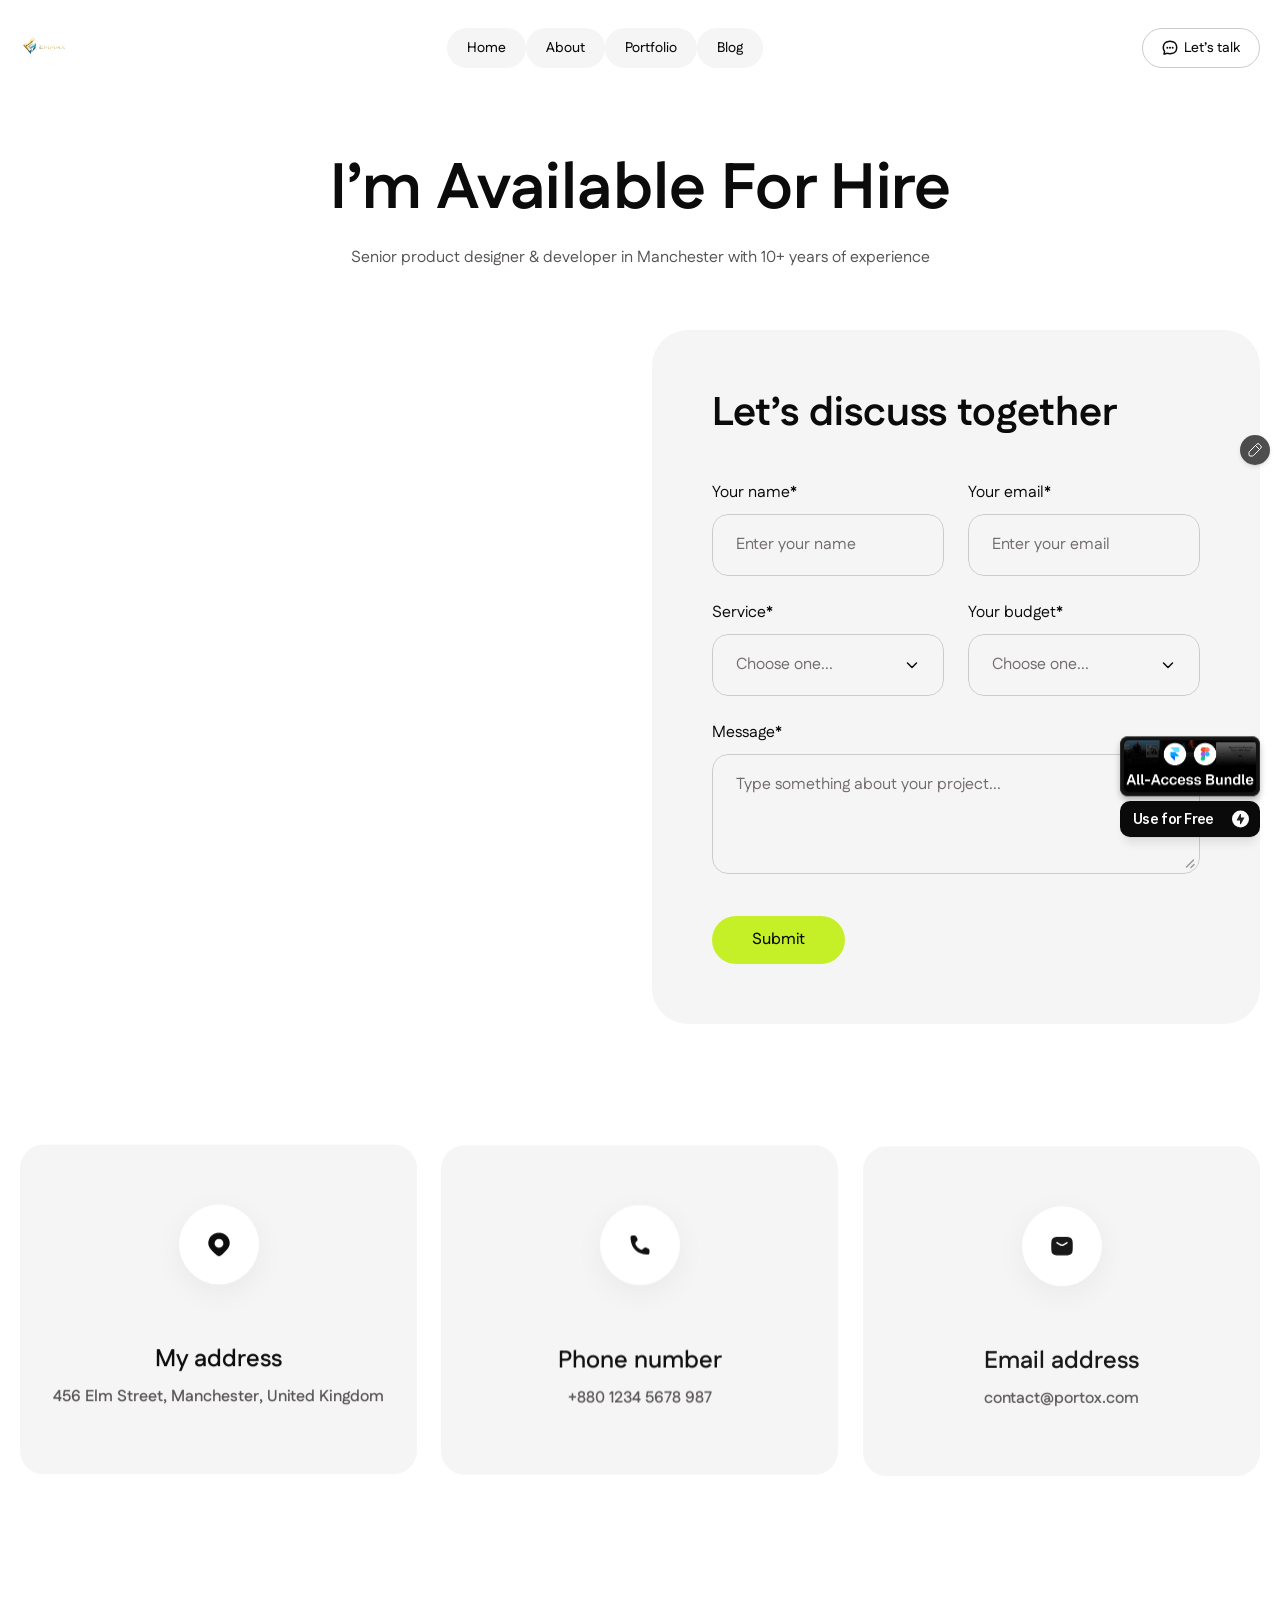
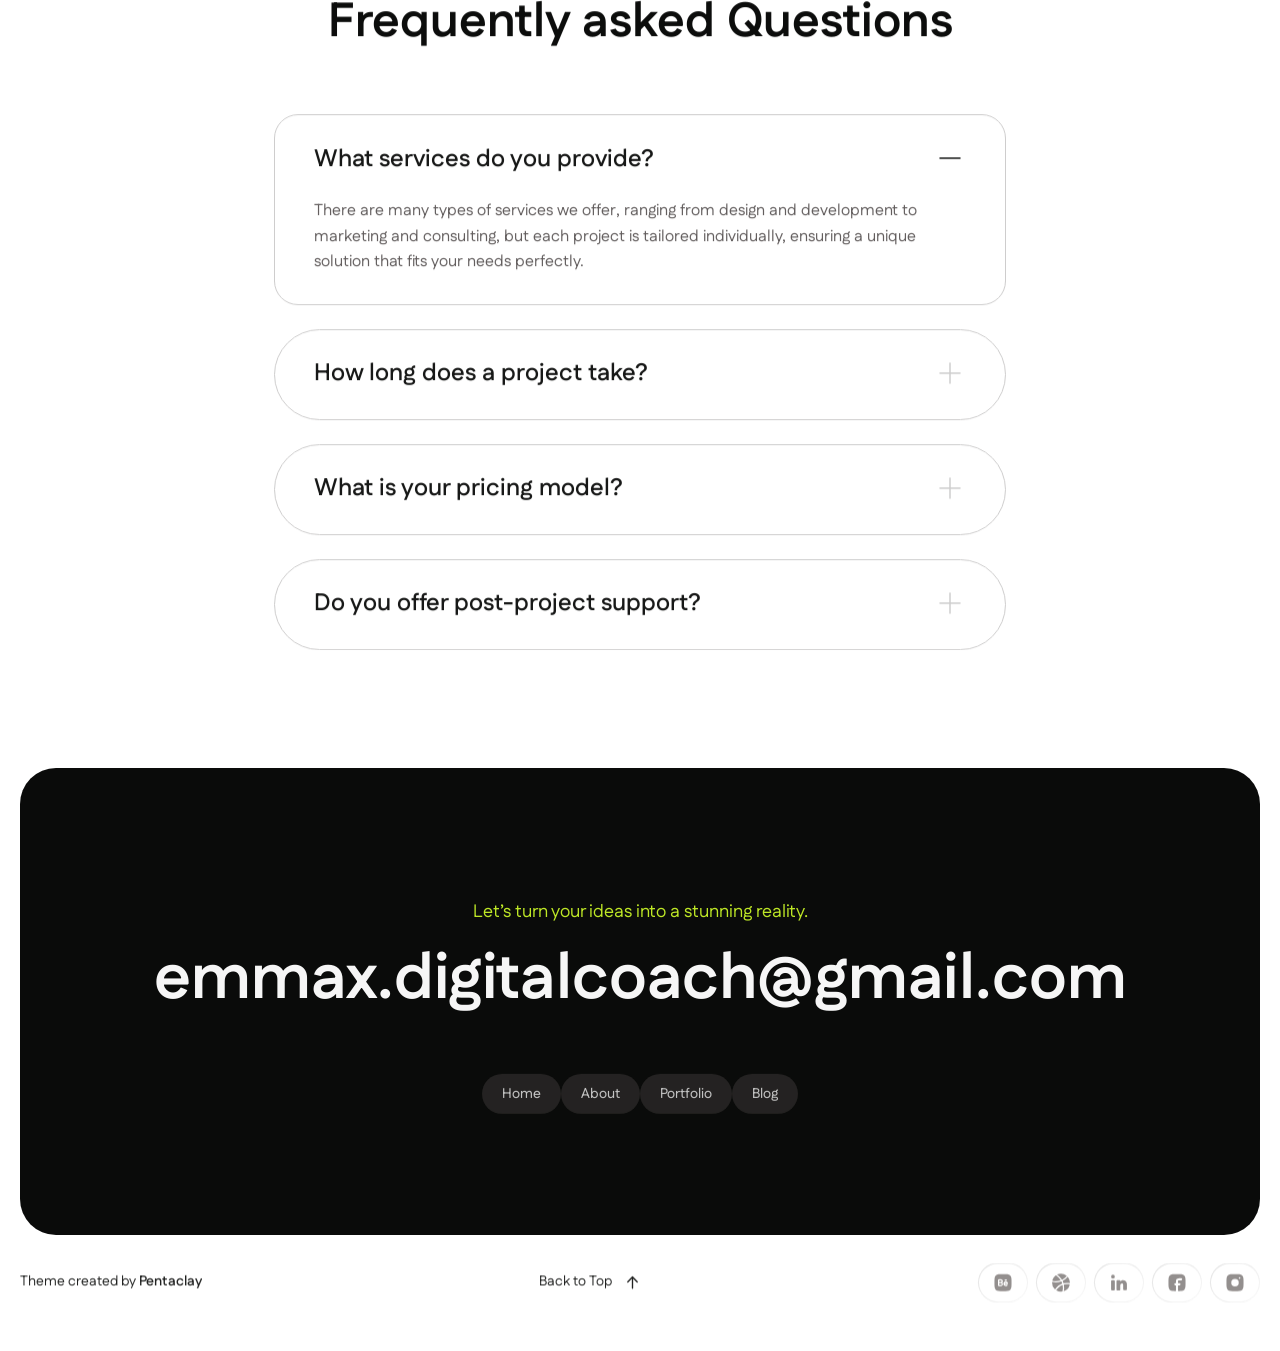
<file: contact/index.html>
<!DOCTYPE html>
<html lang="en" class="lenis"><head>
<base href="/">
<link rel="stylesheet" href="/styles.css"><script>(function(){var f=window.fetch;window.fetch=function(u,o){if(typeof u==='string'&&u.includes('.framercms')){return f('/assets/cms/'+u.split('/').pop(),o);}return f(u,o);};})();</script>
	<meta charset="utf-8">
	<meta name="viewport" content="width=device-width">
	<meta name="generator" content="Framer 80f113d">
	<title>Portox - Personal Portfolio &amp; Agency Site</title>
    <link rel="canonical" href="https://final-fox-534912.framer.app/contact"><meta property="og:url" content="https://final-fox-534912.framer.app/contact"><meta name="description" content="Portox is a Portfolio Framer Template &amp; Framer Agency Template designed to showcase your agency’s or portfolio’s work. Ideal for freelancers, creative portfolios, creative agencies, digital agencies, personal portfolios, and portfolio landing pages.">
    <meta name="framer-search-index" content="https://framerusercontent.com/sites/3VRWJns4DyxJ1sNEsjS21C/searchIndex-oA21CQHNcejg.json">
    <link href="assets/images/image-extra-1.png" rel="icon" media="(prefers-color-scheme: light)">
    <link href="assets/images/image-extra-1.png" rel="icon" media="(prefers-color-scheme: dark)">
    <!-- Open Graph -->
    <meta property="og:type" content="website">
    <meta property="og:title" content="Portox - Personal Portfolio &amp; Agency Site">
    <meta property="og:description" content="Portox is a Portfolio Framer Template &amp; Framer Agency Template designed to showcase your agency’s or portfolio’s work. Ideal for freelancers, creative portfolios, creative agencies, digital agencies, personal portfolios, and portfolio landing pages.">
    <meta property="og:image" content="assets/images/image-extra-2.png">
    <!-- X -->
    <meta name="twitter:card" content="summary_large_image">
    <meta name="twitter:title" content="Portox - Personal Portfolio &amp; Agency Site">
    <meta name="twitter:description" content="Portox is a Portfolio Framer Template &amp; Framer Agency Template designed to showcase your agency’s or portfolio’s work. Ideal for freelancers, creative portfolios, creative agencies, digital agencies, personal portfolios, and portfolio landing pages.">
    <meta name="twitter:image" content="assets/images/image-extra-2.png">
	
	
	<script>try{if(localStorage.getItem("__framer_force_showing_editorbar_since")){const n=document.createElement("link");n.rel="modulepreload";n.href="https://framer.com/edit/init.mjs";document.head.appendChild(n)}}catch(e){}</script><link rel="modulepreload" href="https://framer.com/edit/init.mjs">
	<!-- Start of headStart -->
    
    <!-- End of headStart -->
	
	
	<link href="https://fonts.gstatic.com" rel="preconnect" crossorigin="">
    <link href="https://fonts.gstatic.com" rel="preconnect" crossorigin="">
	
	<meta name="robots" content="max-image-preview:large"><!-- Start of headEnd -->
    
    <!-- End of headEnd -->
	
</head>
<body>
	
	<!-- Start of bodyStart -->
    
    <!-- End of bodyStart -->
	
	<div id="main" data-framer-hydrate-v2="{&quot;routeId&quot;:&quot;LhPcvGDOn&quot;,&quot;localeId&quot;:&quot;default&quot;,&quot;breakpoints&quot;:[{&quot;hash&quot;:&quot;1t7ib62&quot;,&quot;mediaQuery&quot;:&quot;(min-width: 1200px)&quot;},{&quot;hash&quot;:&quot;7b6r5i&quot;,&quot;mediaQuery&quot;:&quot;(min-width: 810px) and (max-width: 1199.98px)&quot;},{&quot;hash&quot;:&quot;1jmvojs&quot;,&quot;mediaQuery&quot;:&quot;(max-width: 809.98px)&quot;},{&quot;hash&quot;:&quot;1uvlfzf&quot;,&quot;mediaQuery&quot;:&quot;(min-width: 1200px)&quot;},{&quot;hash&quot;:&quot;qoz70k&quot;,&quot;mediaQuery&quot;:&quot;(min-width: 810px) and (max-width: 1199.98px)&quot;},{&quot;hash&quot;:&quot;fwj6yk&quot;,&quot;mediaQuery&quot;:&quot;(max-width: 809.98px)&quot;}]}" data-framer-ssr-released-at="2026-09-22T10:33:36.226Z" data-framer-page-optimized-at="2026-09-22T13:09:08.101Z" data-framer-generated-page=""><!--$--><!--$--><div class="framer-bTxfY framer-1uvlfzf" data-layout-template="true" style="--13wru43:visible;min-height:100vh;width:auto"><div class="ssr-variant hidden-fwj6yk hidden-qoz70k"><div class="framer-ur6hwr-container" data-framer-layout-hint-center-x="true" style="transform:translateX(-50%)"><nav class="framer-0aSs1 framer-18srp3u framer-v-18srp3u" data-framer-name="Desktop" style="background-color: rgba(255, 255, 255, 0); width: 100%; box-shadow: none; opacity: 1;"><div class="framer-fo834p" data-framer-name="Container" style="opacity: 1;"><div class="framer-1ups8b0" data-framer-name="Navbar" style="opacity: 1;"><div class="framer-1ruhuxi-container" style="opacity: 1;"><!--$--><a class="framer-lDyuJ framer-17f0gnq framer-v-17f0gnq framer-17779d6" data-framer-name="Default" href="./" style="height: 100%; width: 100%; opacity: 1;"><div class="framer-7lzihu" data-framer-name="Image" style="opacity: 1;"><div style="position:absolute;border-radius:inherit;corner-shape:inherit;top:0;right:0;bottom:0;left:0" data-framer-background-image-wrapper="true"><img decoding="auto" width="1536" height="1024" sizes="(min-width: 1200px) 48px, (max-width: 809.98px) 48px, (min-width: 810px) and (max-width: 1199.98px) 48px" srcset="assets/images/logo-1.png 512w,assets/images/logo-2.png 1024w,assets/images/logo-3.png 1536w" src="assets/images/logo-3.png" alt="Logo" style="display:block;width:100%;height:100%;border-radius:inherit;corner-shape:inherit;object-position:center;object-fit:cover"></div></div></a><!--/$--></div><ul class="framer-gl4crs" data-framer-name="Navigation" style="background-color:rgba(0, 0, 0, 0);border-bottom-left-radius:0px;border-bottom-right-radius:0px;border-top-left-radius:0px;border-top-right-radius:0px;box-shadow:none;opacity:1"><!--$--><li class="framer-kb8dy4-container" style="opacity: 1;"><!--$--><a class="framer-0j7ht framer-PoLMw framer-17ixekp framer-v-17ixekp framer-1ai53nj" data-framer-name="Primary" data-highlight="true" href="./" tabindex="0" style="background-color: var(--token-7b5d9f2c-a6c0-450b-bff1-12cab5ce755a, rgb(245, 245, 245)); border-radius: 1000px; opacity: 1;"><div class="framer-wcdkum" data-framer-name="Text" data-framer-component-type="RichTextContainer" style="--extracted-r6o4lv: var(--token-949b360b-9e64-4017-8985-c09cc605bb85, rgb(10, 11, 10)); --framer-paragraph-spacing: 0px; transform: none; opacity: 1;"><p class="framer-text framer-styles-preset-nq1u6z" data-styles-preset="WBcn5oa1r" style="--framer-text-color:var(--extracted-r6o4lv, var(--token-949b360b-9e64-4017-8985-c09cc605bb85, rgb(10, 11, 10)))">Home</p></div></a><!--/$--></li><!--/$--><!--$--><li class="framer-19ld0jh-container" style="opacity: 1;"><!--$--><a class="framer-0j7ht framer-PoLMw framer-17ixekp framer-v-17ixekp framer-1ai53nj" data-framer-name="Primary" data-highlight="true" href="./about" tabindex="0" style="background-color: var(--token-7b5d9f2c-a6c0-450b-bff1-12cab5ce755a, rgb(245, 245, 245)); border-radius: 1000px; opacity: 1;"><div class="framer-wcdkum" data-framer-name="Text" data-framer-component-type="RichTextContainer" style="--extracted-r6o4lv: var(--token-949b360b-9e64-4017-8985-c09cc605bb85, rgb(10, 11, 10)); --framer-paragraph-spacing: 0px; transform: none; opacity: 1;"><p class="framer-text framer-styles-preset-nq1u6z" data-styles-preset="WBcn5oa1r" style="--framer-text-color:var(--extracted-r6o4lv, var(--token-949b360b-9e64-4017-8985-c09cc605bb85, rgb(10, 11, 10)))">About</p></div></a><!--/$--></li><!--/$--><!--$--><li class="framer-13m6529-container" style="opacity: 1;"><!--$--><a class="framer-0j7ht framer-PoLMw framer-17ixekp framer-v-17ixekp framer-1ai53nj" data-framer-name="Primary" data-highlight="true" href="./portfolio" tabindex="0" style="background-color: var(--token-7b5d9f2c-a6c0-450b-bff1-12cab5ce755a, rgb(245, 245, 245)); border-radius: 1000px; opacity: 1;"><div class="framer-wcdkum" data-framer-name="Text" data-framer-component-type="RichTextContainer" style="--extracted-r6o4lv: var(--token-949b360b-9e64-4017-8985-c09cc605bb85, rgb(10, 11, 10)); --framer-paragraph-spacing: 0px; transform: none; opacity: 1;"><p class="framer-text framer-styles-preset-nq1u6z" data-styles-preset="WBcn5oa1r" style="--framer-text-color:var(--extracted-r6o4lv, var(--token-949b360b-9e64-4017-8985-c09cc605bb85, rgb(10, 11, 10)))">Portfolio</p></div></a><!--/$--></li><!--/$--><!--$--><li class="framer-1iy6w8u-container" style="opacity: 1;"><!--$--><a class="framer-0j7ht framer-PoLMw framer-17ixekp framer-v-17ixekp framer-1ai53nj" data-framer-name="Primary" data-highlight="true" href="./blog" tabindex="0" style="background-color: var(--token-7b5d9f2c-a6c0-450b-bff1-12cab5ce755a, rgb(245, 245, 245)); border-radius: 1000px; opacity: 1;"><div class="framer-wcdkum" data-framer-name="Text" data-framer-component-type="RichTextContainer" style="--extracted-r6o4lv: var(--token-949b360b-9e64-4017-8985-c09cc605bb85, rgb(10, 11, 10)); --framer-paragraph-spacing: 0px; transform: none; opacity: 1;"><p class="framer-text framer-styles-preset-nq1u6z" data-styles-preset="WBcn5oa1r" style="--framer-text-color:var(--extracted-r6o4lv, var(--token-949b360b-9e64-4017-8985-c09cc605bb85, rgb(10, 11, 10)))">Blog</p></div></a><!--/$--></li><!--/$--></ul><div class="framer-1uuwo3i" data-framer-name="Button Block" style="opacity: 1;"><!--$--><div class="framer-1ndqnl2-container" style="opacity: 1;"><!--$--><a class="framer-yxd7o framer-apnp3 framer-PoLMw framer-1n7w2b8 framer-v-4s9nzx framer-mk0ano" data-border="true" data-framer-name="Header" href="./contact" data-framer-page-link-current="true" style="--border-bottom-width: 1px; --border-color: var(--token-654e38f5-ff4e-47e8-a705-d17ecd43d08d, rgb(204, 203, 203)); --border-left-width: 1px; --border-right-width: 1px; --border-style: solid; --border-top-width: 1px; background-color: rgba(197, 240, 41, 0); border-radius: 999px; opacity: 1;"><div class="framer-6dcmcc" data-framer-name="Text" data-framer-component-type="RichTextContainer" style="--extracted-r6o4lv: var(--token-949b360b-9e64-4017-8985-c09cc605bb85, rgb(10, 11, 10)); --framer-paragraph-spacing: 0px; transform: none; opacity: 1;"><p class="framer-text framer-styles-preset-nq1u6z" data-styles-preset="WBcn5oa1r" style="--framer-text-color:var(--extracted-r6o4lv, var(--token-949b360b-9e64-4017-8985-c09cc605bb85, rgb(10, 11, 10)))">Let’s talk</p></div><div class="framer-1efien3" data-framer-name="Icon Wrap" style="opacity: 1;"><div class="framer-pfcsot" data-framer-name="Hover Icon" style="opacity:0"><div style="position:absolute;border-radius:inherit;corner-shape:inherit;top:0;right:0;bottom:0;left:0" data-framer-background-image-wrapper="true"><img decoding="auto" width="16" height="16" src="assets/images/icon-1.svg" alt="Icon" style="display:block;width:100%;height:100%;border-radius:inherit;corner-shape:inherit;object-position:center;object-fit:cover"></div></div><div class="framer-1pke27q" data-framer-name="Default Icon" style="opacity:1"><div style="position:absolute;border-radius:inherit;corner-shape:inherit;top:0;right:0;bottom:0;left:0" data-framer-background-image-wrapper="true"><img decoding="auto" width="16" height="16" src="assets/images/icon-2.svg" alt="Icon" style="display:block;width:100%;height:100%;border-radius:inherit;corner-shape:inherit;object-position:center;object-fit:cover"></div></div></div></a><!--/$--></div><!--/$--></div></div></div></nav></div></div><div data-framer-root="" class="framer-WKxUM framer-Bibob framer-YBqoE framer-j8O4y framer-TcVAR framer-1t7ib62" style="min-height:100vh;width:auto;display:contents"><div class="framer-5dmig-container"><!--$--><div></div><!--/$--></div><section class="framer-1fj5361" data-framer-name="Banner Section" id="banner-section"><div aria-label="Scroll Trigger" class="framer-7wxp2j" data-framer-name="Scroll Triger" id="scroll-trigger"></div><div class="framer-o4zm6n" data-framer-name="Container"><div class="framer-3vwexo" data-framer-name="Content Wrapper"><div class="framer-tgl8fn" data-framer-appear-id="tgl8fn" data-framer-name="Text Block" style="opacity: 0.001; transform: translateY(50px); will-change: transform;"><div class="ssr-variant hidden-1jmvojs"><div class="framer-scj1em" data-framer-name="Title" data-framer-component-type="RichTextContainer" style="justify-content:flex-end;transform:none"><h1 class="framer-text framer-styles-preset-1qf2ayq" data-styles-preset="xJCmFK54v" style="--framer-text-alignment:center;--framer-text-color:var(--token-949b360b-9e64-4017-8985-c09cc605bb85, rgb(10, 11, 10))">I’m Available for Hire</h1></div></div><div class="ssr-variant hidden-1jmvojs"><div class="framer-z1wz6l" data-framer-name="Text" data-framer-component-type="RichTextContainer" style="transform:none"><p class="framer-text framer-styles-preset-1htgcg1" data-styles-preset="lIHPTnbc6" style="--framer-text-alignment:center;--framer-text-color:var(--token-45b9b9b6-d867-4e57-9c40-e1f1d58c33c0, rgb(90, 85, 85))">Senior product designer &amp; developer in Manchester with 10+ years of experience</p></div></div></div><div class="framer-190uz2i" data-framer-name="Contact Stack"><div class="ssr-variant hidden-1jmvojs"><div class="framer-2hht3p-container" data-framer-appear-id="2hht3p" style="opacity: 0.001; transform: translateX(-50px); will-change: transform;"><!--$--><div class="ssr-variant hidden-7b6r5i"><div borderradius="36" bottomleftradius="36" bottomrightradius="36" height="100%" id="BZze3Nsdt" topleftradius="36" toprightradius="36" width="100%" style="height:100%;width:100%;position:relative;display:flex;justify-content:center;align-items:center;overflow:hidden;border-radius:36px"><iframe style="height:100%;width:100%;border:0" src="https://maps.google.com/maps?q=Framer%20B.V.&amp;z=15&amp;output=embed"></iframe></div></div><!--/$--></div></div><div class="ssr-variant hidden-1jmvojs"><form class="framer-8b98bs" data-framer-appear-id="8b98bs" style="opacity: 0.001; transform: translateX(50px); will-change: transform;"><div class="framer-1uefhca" data-framer-name="Title" data-framer-component-type="RichTextContainer" style="justify-content:flex-end;transform:none"><h2 class="framer-text framer-styles-preset-i3c06e" data-styles-preset="cjFBB0VB6">Let’s discuss together</h2></div><div class="framer-1nhuhfi" data-framer-name="Input Block"><div class="framer-vilkap" data-framer-name="Input Stack"><label class="framer-ve95st"><div class="framer-aqkwfl" data-framer-name="Text" data-framer-component-type="RichTextContainer" style="transform:none"><p class="framer-text framer-styles-preset-1htgcg1" data-styles-preset="lIHPTnbc6" style="--framer-text-color:var(--token-949b360b-9e64-4017-8985-c09cc605bb85, rgb(10, 11, 10))">Your name*</p></div><div class="framer-form-text-input framer-form-input-wrapper framer-3pccda framer-form-text-input-type"><input type="text" required="" name="Name" placeholder="Enter your name" class="framer-form-input framer-form-input-empty" value=""></div></label><label class="framer-at23rp"><div class="framer-1nfodyt" data-framer-name="Text" data-framer-component-type="RichTextContainer" style="transform:none"><p class="framer-text framer-styles-preset-1htgcg1" data-styles-preset="lIHPTnbc6" style="--framer-text-color:var(--token-949b360b-9e64-4017-8985-c09cc605bb85, rgb(10, 11, 10))">Your email*</p></div><div class="framer-form-text-input framer-form-input-wrapper framer-1kon9k2"><input type="email" required="" name="Email" placeholder="Enter your email" class="framer-form-input framer-form-input-empty" value=""></div></label></div><div class="framer-70kjhw" data-framer-name="Input Stack"><label class="framer-x7ph04"><div class="framer-1e1rw74" data-framer-name="Text" data-framer-component-type="RichTextContainer" style="transform:none"><p class="framer-text framer-styles-preset-1htgcg1" data-styles-preset="lIHPTnbc6" style="--framer-text-color:var(--token-949b360b-9e64-4017-8985-c09cc605bb85, rgb(10, 11, 10))">Service*</p></div><div class="framer-form-input-wrapper framer-form-select-wrapper framer-rtutnp"><select name="Location" required="" class="framer-form-input"><option value="" disabled="" selected="">Choose one...</option><option value="amsterdam">Amsterdam</option><option value="barcelona">Barcelona</option></select></div></label><label class="framer-116fdzs"><div class="framer-mf4tmn" data-framer-name="Text" data-framer-component-type="RichTextContainer" style="transform:none"><p class="framer-text framer-styles-preset-1htgcg1" data-styles-preset="lIHPTnbc6" style="--framer-text-color:var(--token-949b360b-9e64-4017-8985-c09cc605bb85, rgb(10, 11, 10))">Your budget*</p></div><div class="framer-form-input-wrapper framer-form-select-wrapper framer-kw8m10"><select name="Location" required="" class="framer-form-input"><option value="" disabled="" selected="">Choose one...</option><option value="70">60k - 70k</option><option value="20">20k - 30k</option><option value="30">30k - 50k</option></select></div></label></div><label class="framer-16gcqwl"><div class="framer-5augm0" data-framer-name="Text" data-framer-component-type="RichTextContainer" style="transform:none"><p class="framer-text framer-styles-preset-1htgcg1" data-styles-preset="lIHPTnbc6" style="--framer-text-color:var(--token-949b360b-9e64-4017-8985-c09cc605bb85, rgb(10, 11, 10))">Message*</p></div><div class="framer-form-text-input framer-form-input-wrapper framer-179bfl5 framer-form-textarea-input-type"><textarea required="" name="Message" placeholder="Type something about your project..." class="framer-form-input"></textarea></div></label></div><div class="framer-ib6lcl-container"><div class="ssr-variant hidden-7b6r5i"><button type="submit" class="framer-E0LGk framer-apnp3 framer-basox9 framer-v-basox9" data-framer-name="Default" data-reset="button" tabindex="0" style="--rsisa5:14.5px 40px 14.5px 40px;background-color:var(--token-00fd2154-92d3-498b-940a-b773b1fa8e3c, rgb(197, 240, 40));border-bottom-left-radius:999px;border-bottom-right-radius:999px;border-top-left-radius:999px;border-top-right-radius:999px;opacity:1"><div class="framer-ip0bh6" data-framer-name="Text" data-framer-component-type="RichTextContainer" style="--extracted-r6o4lv:var(--token-949b360b-9e64-4017-8985-c09cc605bb85, rgb(10, 11, 10));--framer-link-text-color:rgb(0, 153, 255);--framer-link-text-decoration:underline;opacity:1;transform:none"><p class="framer-text framer-styles-preset-11pdutb" data-styles-preset="n4POwZ1Fl" style="--framer-text-color:var(--extracted-r6o4lv, var(--token-949b360b-9e64-4017-8985-c09cc605bb85, rgb(10, 11, 10)))">Submit</p></div></button></div></div><input type="text" name="website" tabindex="-1" autocomplete="one-time-code" aria-hidden="true" style="position:absolute;transform:scale(0)" data-1p-ignore="true" data-lpignore="true" data-form-type="other" data-bwignore="true" value=""><input type="text" name="company" tabindex="-1" autocomplete="one-time-code" aria-hidden="true" style="position:absolute;transform:scale(0)" data-1p-ignore="true" data-lpignore="true" data-form-type="other" data-bwignore="true" value=""><input type="text" name="message" tabindex="-1" autocomplete="one-time-code" aria-hidden="true" style="position:absolute;transform:scale(0)" data-1p-ignore="true" data-lpignore="true" data-form-type="other" data-bwignore="true" value=""><input type="text" name="subject" tabindex="-1" autocomplete="one-time-code" aria-hidden="true" style="position:absolute;transform:scale(0)" data-1p-ignore="true" data-lpignore="true" data-form-type="other" data-bwignore="true" value=""><input type="text" name="title" tabindex="-1" autocomplete="one-time-code" aria-hidden="true" style="position:absolute;transform:scale(0)" data-1p-ignore="true" data-lpignore="true" data-form-type="other" data-bwignore="true" value=""><input type="text" name="description" tabindex="-1" autocomplete="one-time-code" aria-hidden="true" style="position:absolute;transform:scale(0)" data-1p-ignore="true" data-lpignore="true" data-form-type="other" data-bwignore="true" value=""><input type="text" name="feedback" tabindex="-1" autocomplete="one-time-code" aria-hidden="true" style="position:absolute;transform:scale(0)" data-1p-ignore="true" data-lpignore="true" data-form-type="other" data-bwignore="true" value=""><input type="text" name="notes" tabindex="-1" autocomplete="one-time-code" aria-hidden="true" style="position:absolute;transform:scale(0)" data-1p-ignore="true" data-lpignore="true" data-form-type="other" data-bwignore="true" value=""><input type="text" name="details" tabindex="-1" autocomplete="one-time-code" aria-hidden="true" style="position:absolute;transform:scale(0)" data-1p-ignore="true" data-lpignore="true" data-form-type="other" data-bwignore="true" value=""><input type="text" name="remarks" tabindex="-1" autocomplete="one-time-code" aria-hidden="true" style="position:absolute;transform:scale(0)" data-1p-ignore="true" data-lpignore="true" data-form-type="other" data-bwignore="true" value=""><input type="text" name="comments" tabindex="-1" autocomplete="one-time-code" aria-hidden="true" style="position:absolute;transform:scale(0)" data-1p-ignore="true" data-lpignore="true" data-form-type="other" data-bwignore="true" value=""></form></div></div></div></div></section><section class="framer-1vwekpn" data-framer-name="Contact Section"><div class="framer-1gwimlw" data-framer-name="Container"><div class="framer-tpkry4" data-framer-name="Content Wrapper"><div class="ssr-variant hidden-1jmvojs hidden-7b6r5i"><div class="framer-12h9m2f-container" style="will-change:transform;opacity:0;transform:translateY(40px)"><!--$--><a class="framer-1KkaJ framer-DTDxu framer-H4TY8 framer-hphwkf framer-v-hphwkf framer-1xbnicb" data-framer-name="Default" href="https://maps.app.goo.gl/msMq8xTxqM87QPfW6" style="background-color: var(--token-7b5d9f2c-a6c0-450b-bff1-12cab5ce755a, rgb(245, 245, 245)); height: 100%; width: 100%; border-radius: 24px; opacity: 1;"><div class="framer-hocvr7" data-framer-name="Icon Wrap" style="background-color: var(--token-0f4cbfc4-2063-4cea-a2b7-9caf65727dae, rgb(255, 255, 255)); border-radius: 100px; box-shadow: rgba(49, 34, 70, 0.06) 0px 8px 32px -2px; opacity: 1;"><div class="framer-rrebar" data-framer-name="Icon" style="opacity: 1;"><div style="position:absolute;border-radius:inherit;corner-shape:inherit;top:0;right:0;bottom:0;left:0" data-framer-background-image-wrapper="true"><img decoding="auto" width="20" height="22" src="assets/images/icon-8.svg" alt="Icon" style="display:block;width:100%;height:100%;border-radius:inherit;corner-shape:inherit;object-position:center;object-fit:contain"></div></div></div><div class="framer-3lctmg" data-framer-name="Title Block" style="opacity: 1;"><div class="framer-1jsd11o" data-framer-name="Title" data-framer-component-type="RichTextContainer" style="justify-content: flex-end; --extracted-r6o4lv: var(--token-949b360b-9e64-4017-8985-c09cc605bb85, rgb(10, 11, 10)); --framer-paragraph-spacing: 0px; transform: none; opacity: 1;"><p class="framer-text framer-styles-preset-13od68f" data-styles-preset="iBhKrgdg4" style="--framer-text-alignment:center;--framer-text-color:var(--extracted-r6o4lv, var(--token-949b360b-9e64-4017-8985-c09cc605bb85, rgb(10, 11, 10)))">My address</p></div><div class="framer-1dewmvm" data-border="true" data-framer-name="Text Block" style="--border-bottom-width: 2px; --border-color: rgba(197, 240, 40, 0); --border-left-width: 0px; --border-right-width: 0px; --border-style: solid; --border-top-width: 0px; opacity: 1;"><div class="framer-duj2un" data-framer-name="Text" data-framer-component-type="RichTextContainer" style="--extracted-r6o4lv: var(--token-45b9b9b6-d867-4e57-9c40-e1f1d58c33c0, rgb(90, 85, 85)); --framer-link-text-color: rgb(0, 153, 255); --framer-link-text-decoration: underline; transform: none; opacity: 1;"><p class="framer-text framer-styles-preset-wdtm3a" data-styles-preset="j4IyWsLad" style="--framer-text-alignment:center;--framer-text-color:var(--extracted-r6o4lv, var(--token-45b9b9b6-d867-4e57-9c40-e1f1d58c33c0, rgb(90, 85, 85)))">456 Elm Street, Manchester, United Kingdom</p></div></div></div></a><!--/$--></div></div><div class="ssr-variant hidden-1jmvojs hidden-7b6r5i"><div class="framer-162dn3c-container" style="will-change:transform;opacity:0;transform:translateY(40px)"><!--$--><a class="framer-1KkaJ framer-DTDxu framer-H4TY8 framer-hphwkf framer-v-hphwkf framer-1xbnicb" data-framer-name="Default" href="tel: +880 1234 5678 987" style="background-color: var(--token-7b5d9f2c-a6c0-450b-bff1-12cab5ce755a, rgb(245, 245, 245)); height: 100%; width: 100%; border-radius: 24px; opacity: 1;"><div class="framer-hocvr7" data-framer-name="Icon Wrap" style="background-color: var(--token-0f4cbfc4-2063-4cea-a2b7-9caf65727dae, rgb(255, 255, 255)); border-radius: 100px; box-shadow: rgba(49, 34, 70, 0.06) 0px 8px 32px -2px; opacity: 1;"><div class="framer-rrebar" data-framer-name="Icon" style="opacity: 1;"><div style="position:absolute;border-radius:inherit;corner-shape:inherit;top:0;right:0;bottom:0;left:0" data-framer-background-image-wrapper="true"><img decoding="auto" width="24" height="24" src="assets/images/icon-9.svg" alt="Icon" style="display:block;width:100%;height:100%;border-radius:inherit;corner-shape:inherit;object-position:center;object-fit:contain"></div></div></div><div class="framer-3lctmg" data-framer-name="Title Block" style="opacity: 1;"><div class="framer-1jsd11o" data-framer-name="Title" data-framer-component-type="RichTextContainer" style="justify-content: flex-end; --extracted-r6o4lv: var(--token-949b360b-9e64-4017-8985-c09cc605bb85, rgb(10, 11, 10)); --framer-paragraph-spacing: 0px; transform: none; opacity: 1;"><p class="framer-text framer-styles-preset-13od68f" data-styles-preset="iBhKrgdg4" style="--framer-text-alignment:center;--framer-text-color:var(--extracted-r6o4lv, var(--token-949b360b-9e64-4017-8985-c09cc605bb85, rgb(10, 11, 10)))">Phone number</p></div><div class="framer-1dewmvm" data-border="true" data-framer-name="Text Block" style="--border-bottom-width: 2px; --border-color: rgba(197, 240, 40, 0); --border-left-width: 0px; --border-right-width: 0px; --border-style: solid; --border-top-width: 0px; opacity: 1;"><div class="framer-duj2un" data-framer-name="Text" data-framer-component-type="RichTextContainer" style="--extracted-r6o4lv: var(--token-45b9b9b6-d867-4e57-9c40-e1f1d58c33c0, rgb(90, 85, 85)); --framer-link-text-color: rgb(0, 153, 255); --framer-link-text-decoration: underline; transform: none; opacity: 1;"><p class="framer-text framer-styles-preset-wdtm3a" data-styles-preset="j4IyWsLad" style="--framer-text-alignment:center;--framer-text-color:var(--extracted-r6o4lv, var(--token-45b9b9b6-d867-4e57-9c40-e1f1d58c33c0, rgb(90, 85, 85)))">+880 1234 5678 987</p></div></div></div></a><!--/$--></div></div><div class="ssr-variant hidden-1jmvojs"><div class="framer-1i1qrf3-container" style="will-change:transform;opacity:0;transform:translateY(40px)"><!--$--><a class="framer-1KkaJ framer-DTDxu framer-H4TY8 framer-hphwkf framer-v-hphwkf framer-1xbnicb" data-framer-name="Default" href="mailto:contact@portox.com" style="background-color: var(--token-7b5d9f2c-a6c0-450b-bff1-12cab5ce755a, rgb(245, 245, 245)); height: 100%; width: 100%; border-radius: 24px; opacity: 1;"><div class="framer-hocvr7" data-framer-name="Icon Wrap" style="background-color: var(--token-0f4cbfc4-2063-4cea-a2b7-9caf65727dae, rgb(255, 255, 255)); border-radius: 100px; box-shadow: rgba(49, 34, 70, 0.06) 0px 8px 32px -2px; opacity: 1;"><div class="framer-rrebar" data-framer-name="Icon" style="opacity: 1;"><div style="position:absolute;border-radius:inherit;corner-shape:inherit;top:0;right:0;bottom:0;left:0" data-framer-background-image-wrapper="true"><img decoding="auto" width="24" height="24" src="assets/images/icon-10.svg" alt="Icon" style="display:block;width:100%;height:100%;border-radius:inherit;corner-shape:inherit;object-position:center;object-fit:contain"></div></div></div><div class="framer-3lctmg" data-framer-name="Title Block" style="opacity: 1;"><div class="framer-1jsd11o" data-framer-name="Title" data-framer-component-type="RichTextContainer" style="justify-content: flex-end; --extracted-r6o4lv: var(--token-949b360b-9e64-4017-8985-c09cc605bb85, rgb(10, 11, 10)); --framer-paragraph-spacing: 0px; transform: none; opacity: 1;"><p class="framer-text framer-styles-preset-13od68f" data-styles-preset="iBhKrgdg4" style="--framer-text-alignment:center;--framer-text-color:var(--extracted-r6o4lv, var(--token-949b360b-9e64-4017-8985-c09cc605bb85, rgb(10, 11, 10)))">Email address</p></div><div class="framer-1dewmvm" data-border="true" data-framer-name="Text Block" style="--border-bottom-width: 2px; --border-color: rgba(197, 240, 40, 0); --border-left-width: 0px; --border-right-width: 0px; --border-style: solid; --border-top-width: 0px; opacity: 1;"><div class="framer-duj2un" data-framer-name="Text" data-framer-component-type="RichTextContainer" style="--extracted-r6o4lv: var(--token-45b9b9b6-d867-4e57-9c40-e1f1d58c33c0, rgb(90, 85, 85)); --framer-link-text-color: rgb(0, 153, 255); --framer-link-text-decoration: underline; transform: none; opacity: 1;"><p class="framer-text framer-styles-preset-wdtm3a" data-styles-preset="j4IyWsLad" style="--framer-text-alignment:center;--framer-text-color:var(--extracted-r6o4lv, var(--token-45b9b9b6-d867-4e57-9c40-e1f1d58c33c0, rgb(90, 85, 85)))">contact@portox.com</p></div></div></div></a><!--/$--></div></div></div></div></section><section class="framer-aifw9d" data-framer-name="Faq Section"><div class="framer-192h3z9" data-framer-name="Container"><div class="framer-8xqie0" data-framer-name="Content Wrapper"><div class="ssr-variant hidden-1jmvojs"><div class="framer-h7ww4l" data-framer-name="Title" data-framer-component-type="RichTextContainer" style="will-change:transform;opacity:0;transform:translateY(40px)"><h2 class="framer-text framer-styles-preset-1v43aak" data-styles-preset="aYETrPp1_" style="--framer-text-alignment:center">Frequently asked Questions</h2></div></div><div class="ssr-variant hidden-1jmvojs hidden-7b6r5i"><div class="framer-3p0oxh-container" style="will-change:transform;opacity:0;transform:translateY(40px)"><div class="framer-DnjRp framer-cg3wlc framer-v-cg3wlc" data-framer-name="Step 01" style="width: 100%; opacity: 1;"><div class="framer-wpqrte-container" style="opacity: 1;"><div class="framer-Vl8uZ framer-4fYdJ framer-YBqoE framer-peootf framer-v-peootf" data-border="true" data-framer-name="Accordion - Open" data-highlight="true" tabindex="0" style="--14z6jke: 24px; --bbob18: 30px 40px 30px 40px; --border-bottom-width: 1px; --border-color: var(--token-654e38f5-ff4e-47e8-a705-d17ecd43d08d, rgb(204, 203, 203)); --border-left-width: 1px; --border-right-width: 1px; --border-style: solid; --border-top-width: 1px; background-color: var(--token-0f4cbfc4-2063-4cea-a2b7-9caf65727dae, rgb(255, 255, 255)); width: 100%; border-radius: 24px; opacity: 1;"><div class="framer-1jmo1wp" data-framer-name="Queston Block" style="--v1h3px: center; opacity: 1;"><div class="framer-6ycbr7" data-framer-name="Question" data-framer-component-type="RichTextContainer" style="--framer-paragraph-spacing: 0px; transform: none; opacity: 1;"><h3 class="framer-text framer-styles-preset-b44stb" data-styles-preset="nxeVpX3NN" style="--framer-text-alignment:left">What services do you provide?</h3></div><div class="framer-ak3acq" data-framer-name="Icon Wrap" style="opacity: 1;"><div class="framer-uczq9g" data-framer-name="Plus Icon" style="opacity:0"><div style="position:absolute;border-radius:inherit;corner-shape:inherit;top:0;right:0;bottom:0;left:0" data-framer-background-image-wrapper="true"><img decoding="auto" width="30" height="30" src="assets/images/icon-6.svg" alt="Icon" style="display:block;width:100%;height:100%;border-radius:inherit;corner-shape:inherit;object-position:center;object-fit:cover"></div></div><div class="framer-1opr3ou" data-framer-name="Minus Icon" style="opacity:1"><div style="position:absolute;border-radius:inherit;corner-shape:inherit;top:0;right:0;bottom:0;left:0" data-framer-background-image-wrapper="true"><img decoding="auto" width="30" height="30" src="assets/images/icon-7.svg" alt="Icon" style="display:block;width:100%;height:100%;border-radius:inherit;corner-shape:inherit;object-position:center;object-fit:cover"></div></div></div></div><div class="framer-1rs3uy5" data-framer-name="Answer Wrap" style="opacity: 1;"><div class="framer-zd3yam" data-framer-name="Answer" data-framer-component-type="RichTextContainer" style="--extracted-r6o4lv: var(--token-45b9b9b6-d867-4e57-9c40-e1f1d58c33c0, rgb(90, 85, 85)); --framer-paragraph-spacing: 0px; transform: none; opacity: 1;"><p class="framer-text framer-styles-preset-1htgcg1" data-styles-preset="lIHPTnbc6" style="--framer-text-color:var(--extracted-r6o4lv, var(--token-45b9b9b6-d867-4e57-9c40-e1f1d58c33c0, rgb(90, 85, 85)))">There are many types of services we offer, ranging from design and development to marketing and consulting, but each project is tailored individually, ensuring a unique solution that fits your needs perfectly.</p></div></div></div></div><div class="framer-1fwld88-container" style="opacity: 1;"><div class="framer-Vl8uZ framer-4fYdJ framer-YBqoE framer-peootf framer-v-1b4z4vg" data-border="true" data-framer-name="Accordion - Close" data-highlight="true" tabindex="0" style="--14z6jke: 24px; --bbob18: 30px 40px 30px 40px; --border-bottom-width: 1px; --border-color: var(--token-654e38f5-ff4e-47e8-a705-d17ecd43d08d, rgb(204, 203, 203)); --border-left-width: 1px; --border-right-width: 1px; --border-style: solid; --border-top-width: 1px; background-color: var(--token-0f4cbfc4-2063-4cea-a2b7-9caf65727dae, rgb(255, 255, 255)); width: 100%; border-radius: 100px; opacity: 1;"><div class="framer-1jmo1wp" data-framer-name="Queston Block" style="--v1h3px: center; opacity: 1;"><div class="framer-6ycbr7" data-framer-name="Question" data-framer-component-type="RichTextContainer" style="--framer-paragraph-spacing: 0px; transform: none; opacity: 1;"><h3 class="framer-text framer-styles-preset-b44stb" data-styles-preset="nxeVpX3NN" style="--framer-text-alignment:left">How long does a project take?</h3></div><div class="framer-ak3acq" data-framer-name="Icon Wrap" style="opacity: 1;"><div class="framer-uczq9g" data-framer-name="Plus Icon" style="opacity:1"><div style="position:absolute;border-radius:inherit;corner-shape:inherit;top:0;right:0;bottom:0;left:0" data-framer-background-image-wrapper="true"><img decoding="auto" width="30" height="30" src="assets/images/icon-6.svg" alt="Icon" style="display:block;width:100%;height:100%;border-radius:inherit;corner-shape:inherit;object-position:center;object-fit:cover"></div></div><div class="framer-1opr3ou" data-framer-name="Minus Icon" style="opacity:0"><div style="position:absolute;border-radius:inherit;corner-shape:inherit;top:0;right:0;bottom:0;left:0" data-framer-background-image-wrapper="true"><img decoding="auto" width="30" height="30" src="assets/images/icon-7.svg" alt="Icon" style="display:block;width:100%;height:100%;border-radius:inherit;corner-shape:inherit;object-position:center;object-fit:cover"></div></div></div></div><div class="framer-1rs3uy5" data-framer-name="Answer Wrap" style="opacity: 1;"><div class="framer-zd3yam" data-framer-name="Answer" data-framer-component-type="RichTextContainer" style="--extracted-r6o4lv: var(--token-45b9b9b6-d867-4e57-9c40-e1f1d58c33c0, rgb(90, 85, 85)); --framer-paragraph-spacing: 0px; transform: none; opacity: 1;"><p class="framer-text framer-styles-preset-1htgcg1" data-styles-preset="lIHPTnbc6" style="--framer-text-color:var(--extracted-r6o4lv, var(--token-45b9b9b6-d867-4e57-9c40-e1f1d58c33c0, rgb(90, 85, 85)))">Project durations vary depending on complexity and requirements, but we always aim to deliver on time while maintaining quality, and we keep clients updated throughout the process to avoid surprises.</p></div></div></div></div><div class="framer-1pjfko8-container" style="opacity: 1;"><div class="framer-Vl8uZ framer-4fYdJ framer-YBqoE framer-peootf framer-v-1b4z4vg" data-border="true" data-framer-name="Accordion - Close" data-highlight="true" tabindex="0" style="--14z6jke: 24px; --bbob18: 30px 40px 30px 40px; --border-bottom-width: 1px; --border-color: var(--token-654e38f5-ff4e-47e8-a705-d17ecd43d08d, rgb(204, 203, 203)); --border-left-width: 1px; --border-right-width: 1px; --border-style: solid; --border-top-width: 1px; background-color: var(--token-0f4cbfc4-2063-4cea-a2b7-9caf65727dae, rgb(255, 255, 255)); width: 100%; border-radius: 100px; opacity: 1;"><div class="framer-1jmo1wp" data-framer-name="Queston Block" style="--v1h3px: center; opacity: 1;"><div class="framer-6ycbr7" data-framer-name="Question" data-framer-component-type="RichTextContainer" style="--framer-paragraph-spacing: 0px; transform: none; opacity: 1;"><h3 class="framer-text framer-styles-preset-b44stb" data-styles-preset="nxeVpX3NN" style="--framer-text-alignment:left">What is your pricing model?</h3></div><div class="framer-ak3acq" data-framer-name="Icon Wrap" style="opacity: 1;"><div class="framer-uczq9g" data-framer-name="Plus Icon" style="opacity:1"><div style="position:absolute;border-radius:inherit;corner-shape:inherit;top:0;right:0;bottom:0;left:0" data-framer-background-image-wrapper="true"><img decoding="auto" width="30" height="30" src="assets/images/icon-6.svg" alt="Icon" style="display:block;width:100%;height:100%;border-radius:inherit;corner-shape:inherit;object-position:center;object-fit:cover"></div></div><div class="framer-1opr3ou" data-framer-name="Minus Icon" style="opacity:0"><div style="position:absolute;border-radius:inherit;corner-shape:inherit;top:0;right:0;bottom:0;left:0" data-framer-background-image-wrapper="true"><img decoding="auto" width="30" height="30" src="assets/images/icon-7.svg" alt="Icon" style="display:block;width:100%;height:100%;border-radius:inherit;corner-shape:inherit;object-position:center;object-fit:cover"></div></div></div></div><div class="framer-1rs3uy5" data-framer-name="Answer Wrap" style="opacity: 1;"><div class="framer-zd3yam" data-framer-name="Answer" data-framer-component-type="RichTextContainer" style="--extracted-r6o4lv: var(--token-45b9b9b6-d867-4e57-9c40-e1f1d58c33c0, rgb(90, 85, 85)); --framer-paragraph-spacing: 0px; transform: none; opacity: 1;"><p class="framer-text framer-styles-preset-1htgcg1" data-styles-preset="lIHPTnbc6" style="--framer-text-color:var(--extracted-r6o4lv, var(--token-45b9b9b6-d867-4e57-9c40-e1f1d58c33c0, rgb(90, 85, 85)))">Pricing can differ based on the project scope, complexity, and specific requirements, but we provide transparent quotes upfront so there are no hidden costs or unexpected charges along the way.</p></div></div></div></div><div class="framer-7g0c1k-container" style="opacity: 1;"><div class="framer-Vl8uZ framer-4fYdJ framer-YBqoE framer-peootf framer-v-1b4z4vg" data-border="true" data-framer-name="Accordion - Close" data-highlight="true" tabindex="0" style="--14z6jke: 24px; --bbob18: 30px 40px 30px 40px; --border-bottom-width: 1px; --border-color: var(--token-654e38f5-ff4e-47e8-a705-d17ecd43d08d, rgb(204, 203, 203)); --border-left-width: 1px; --border-right-width: 1px; --border-style: solid; --border-top-width: 1px; background-color: var(--token-0f4cbfc4-2063-4cea-a2b7-9caf65727dae, rgb(255, 255, 255)); width: 100%; border-radius: 100px; opacity: 1;"><div class="framer-1jmo1wp" data-framer-name="Queston Block" style="--v1h3px: center; opacity: 1;"><div class="framer-6ycbr7" data-framer-name="Question" data-framer-component-type="RichTextContainer" style="--framer-paragraph-spacing: 0px; transform: none; opacity: 1;"><h3 class="framer-text framer-styles-preset-b44stb" data-styles-preset="nxeVpX3NN" style="--framer-text-alignment:left">Do you offer post-project support?</h3></div><div class="framer-ak3acq" data-framer-name="Icon Wrap" style="opacity: 1;"><div class="framer-uczq9g" data-framer-name="Plus Icon" style="opacity:1"><div style="position:absolute;border-radius:inherit;corner-shape:inherit;top:0;right:0;bottom:0;left:0" data-framer-background-image-wrapper="true"><img decoding="auto" width="30" height="30" src="assets/images/icon-6.svg" alt="Icon" style="display:block;width:100%;height:100%;border-radius:inherit;corner-shape:inherit;object-position:center;object-fit:cover"></div></div><div class="framer-1opr3ou" data-framer-name="Minus Icon" style="opacity:0"><div style="position:absolute;border-radius:inherit;corner-shape:inherit;top:0;right:0;bottom:0;left:0" data-framer-background-image-wrapper="true"><img decoding="auto" width="30" height="30" src="assets/images/icon-7.svg" alt="Icon" style="display:block;width:100%;height:100%;border-radius:inherit;corner-shape:inherit;object-position:center;object-fit:cover"></div></div></div></div><div class="framer-1rs3uy5" data-framer-name="Answer Wrap" style="opacity: 1;"><div class="framer-zd3yam" data-framer-name="Answer" data-framer-component-type="RichTextContainer" style="--extracted-r6o4lv: var(--token-45b9b9b6-d867-4e57-9c40-e1f1d58c33c0, rgb(90, 85, 85)); --framer-paragraph-spacing: 0px; transform: none; opacity: 1;"><p class="framer-text framer-styles-preset-1htgcg1" data-styles-preset="lIHPTnbc6" style="--framer-text-color:var(--extracted-r6o4lv, var(--token-45b9b9b6-d867-4e57-9c40-e1f1d58c33c0, rgb(90, 85, 85)))">After a project is completed, we provide ongoing support and maintenance to ensure everything functions smoothly, address any issues quickly, and help clients get the most out of the final product.</p></div></div></div></div><div class="framer-1r4bnb0-container" style="transform: translateX(-50%); opacity: 1;"><!--$--><div></div><!--/$--></div></div></div></div></div></div></section></div><div id="overlay"></div><div class="framer-5s95vt"></div><div class="framer-mk811g-container"><div class="ssr-variant hidden-fwj6yk hidden-qoz70k"><section class="framer-jDPee framer-wypDN framer-PoLMw framer-Jvwhz framer-zAwa6 framer-Zvbvr framer-4fYdJ framer-bhq8ry framer-v-bhq8ry" data-framer-name="Desktop" style="width: 100%; opacity: 1;"><div class="framer-1m4ai0n" data-framer-name="Container" style="opacity: 1;"><div class="framer-165j6as" data-framer-name="Content Wrapper" style="background-color: var(--token-949b360b-9e64-4017-8985-c09cc605bb85, rgb(10, 11, 10)); border-radius: 36px; opacity: 1;"><div class="framer-7yrw5e" data-framer-name="Text Block" style="opacity: 1;"><div class="framer-ja2oqd" data-framer-name="Title Block" style="will-change:transform;opacity:0;transform:translateY(40px)"><div class="framer-1k1m1jb" data-framer-name="Text" data-framer-component-type="RichTextContainer" style="--extracted-r6o4lv: var(--token-00fd2154-92d3-498b-940a-b773b1fa8e3c, rgb(197, 240, 40)); --framer-paragraph-spacing: 0px; transform: none; opacity: 1;"><p class="framer-text framer-styles-preset-1dgvxjo" data-styles-preset="DOKdZJqed" style="--framer-text-alignment:center;--framer-text-color:var(--extracted-r6o4lv, var(--token-00fd2154-92d3-498b-940a-b773b1fa8e3c, rgb(197, 240, 40)))">Let’s turn your ideas into a stunning reality.</p></div><div class="framer-1h9hxtu" data-framer-name="Email Text" data-highlight="true" id="undefined-1h9hxtu" data-framer-component-type="RichTextContainer" tabindex="0" style="--extracted-1of0zx5: var(--token-0f4cbfc4-2063-4cea-a2b7-9caf65727dae, rgb(255, 255, 255)); --framer-paragraph-spacing: 0px; transform: none; opacity: 1;"><h2 class="framer-text framer-styles-preset-1l48zf6" data-styles-preset="YylS8bbvx" style="--framer-text-alignment:center;--framer-text-color:var(--extracted-1of0zx5, var(--token-0f4cbfc4-2063-4cea-a2b7-9caf65727dae, rgb(255, 255, 255)))"><!--$--><a class="framer-text framer-styles-preset-aq7trs" data-styles-preset="qYATaXf6m" href="mailto:hello.andro@gmail.com" target="_blank" rel="">emmax.digitalcoach@gmail.com</a><!--/$--></h2></div></div><ul class="framer-lkmumy" data-framer-name="Navigation" style="will-change:transform;opacity:0;transform:translateY(40px)"><!--$--><li class="framer-1g40c7n-container" style="opacity: 1;"><!--$--><a class="framer-0j7ht framer-PoLMw framer-17ixekp framer-v-1kxui05 framer-1ai53nj" data-framer-name="Dark" data-highlight="true" href="./" tabindex="0" style="background-color: var(--token-a8a71f82-fd8c-4a59-ae58-bfae44d40723, rgb(43, 41, 40)); border-radius: 1000px; opacity: 1;"><div class="framer-wcdkum" data-framer-name="Text" data-framer-component-type="RichTextContainer" style="--extracted-r6o4lv: var(--token-30b44872-905e-4817-8dee-ab29e8190fe3, rgb(242, 242, 242)); --framer-paragraph-spacing: 0px; transform: none; opacity: 1;"><p class="framer-text framer-styles-preset-nq1u6z" data-styles-preset="WBcn5oa1r" style="--framer-text-color:var(--extracted-r6o4lv, var(--token-30b44872-905e-4817-8dee-ab29e8190fe3, rgb(242, 242, 242)))">Home</p></div></a><!--/$--></li><!--/$--><!--$--><li class="framer-1n1086m-container" style="opacity: 1;"><!--$--><a class="framer-0j7ht framer-PoLMw framer-17ixekp framer-v-1kxui05 framer-1ai53nj" data-framer-name="Dark" data-highlight="true" href="./about" tabindex="0" style="background-color: var(--token-a8a71f82-fd8c-4a59-ae58-bfae44d40723, rgb(43, 41, 40)); border-radius: 1000px; opacity: 1;"><div class="framer-wcdkum" data-framer-name="Text" data-framer-component-type="RichTextContainer" style="--extracted-r6o4lv: var(--token-30b44872-905e-4817-8dee-ab29e8190fe3, rgb(242, 242, 242)); --framer-paragraph-spacing: 0px; transform: none; opacity: 1;"><p class="framer-text framer-styles-preset-nq1u6z" data-styles-preset="WBcn5oa1r" style="--framer-text-color:var(--extracted-r6o4lv, var(--token-30b44872-905e-4817-8dee-ab29e8190fe3, rgb(242, 242, 242)))">About</p></div></a><!--/$--></li><!--/$--><!--$--><li class="framer-1722y9w-container" style="opacity: 1;"><!--$--><a class="framer-0j7ht framer-PoLMw framer-17ixekp framer-v-1kxui05 framer-1ai53nj" data-framer-name="Dark" data-highlight="true" href="./portfolio" tabindex="0" style="background-color: var(--token-a8a71f82-fd8c-4a59-ae58-bfae44d40723, rgb(43, 41, 40)); border-radius: 1000px; opacity: 1;"><div class="framer-wcdkum" data-framer-name="Text" data-framer-component-type="RichTextContainer" style="--extracted-r6o4lv: var(--token-30b44872-905e-4817-8dee-ab29e8190fe3, rgb(242, 242, 242)); --framer-paragraph-spacing: 0px; transform: none; opacity: 1;"><p class="framer-text framer-styles-preset-nq1u6z" data-styles-preset="WBcn5oa1r" style="--framer-text-color:var(--extracted-r6o4lv, var(--token-30b44872-905e-4817-8dee-ab29e8190fe3, rgb(242, 242, 242)))">Portfolio</p></div></a><!--/$--></li><!--/$--><!--$--><li class="framer-1sjrhv-container" style="opacity: 1;"><!--$--><a class="framer-0j7ht framer-PoLMw framer-17ixekp framer-v-1kxui05 framer-1ai53nj" data-framer-name="Dark" data-highlight="true" href="./blog" tabindex="0" style="background-color: var(--token-a8a71f82-fd8c-4a59-ae58-bfae44d40723, rgb(43, 41, 40)); border-radius: 1000px; opacity: 1;"><div class="framer-wcdkum" data-framer-name="Text" data-framer-component-type="RichTextContainer" style="--extracted-r6o4lv: var(--token-30b44872-905e-4817-8dee-ab29e8190fe3, rgb(242, 242, 242)); --framer-paragraph-spacing: 0px; transform: none; opacity: 1;"><p class="framer-text framer-styles-preset-nq1u6z" data-styles-preset="WBcn5oa1r" style="--framer-text-color:var(--extracted-r6o4lv, var(--token-30b44872-905e-4817-8dee-ab29e8190fe3, rgb(242, 242, 242)))">Blog</p></div></a><!--/$--></li><!--/$--></ul></div></div></div></section></div></div><div class="framer-1gu09ho-container"><div class="ssr-variant hidden-fwj6yk hidden-qoz70k"><footer class="framer-Bdqcq framer-SSPwS framer-Cd0Vg framer-aj63le framer-v-aj63le" data-framer-name="Desktop" style="width: 100%; opacity: 1;"><div class="framer-hx0nei" data-framer-name="Container" style="opacity: 1;"><div class="framer-2bytog" data-framer-name="Content Wrapper" style="will-change:transform;opacity:0;transform:translateY(40px)"><!--$--><a class="framer-15qj30n framer-34kfde" data-framer-name="Text Block" href="https://pentaclay.com/" target="_blank" style="opacity: 1;"><div class="framer-1il80s4" data-framer-name="Text" data-framer-component-type="RichTextContainer" style="--extracted-r6o4lv: var(--token-949b360b-9e64-4017-8985-c09cc605bb85, rgb(10, 11, 10)); --framer-paragraph-spacing: 0px; transform: none; opacity: 1;"><p class="framer-text framer-styles-preset-i8h8do" data-styles-preset="N27jjW0oB" style="--framer-text-color:var(--extracted-r6o4lv, var(--token-949b360b-9e64-4017-8985-c09cc605bb85, rgb(10, 11, 10)))">Theme created by </p></div><div class="framer-1mclr6s" data-framer-name="Text" data-framer-component-type="RichTextContainer" style="--extracted-r6o4lv: var(--token-949b360b-9e64-4017-8985-c09cc605bb85, rgb(10, 11, 10)); --framer-paragraph-spacing: 0px; transform: none; opacity: 1;"><p class="framer-text framer-styles-preset-1ygd9hj" data-styles-preset="hJfdcUGwb" style="--framer-text-color:var(--extracted-r6o4lv, var(--token-949b360b-9e64-4017-8985-c09cc605bb85, rgb(10, 11, 10)))">Pentaclay</p></div></a><!--/$--><div class="framer-1epofnl-container" style="opacity: 1;"><!--$--><a class="framer-2L2FR framer-SSPwS framer-AIIql framer-8oTOc framer-4js6y3 framer-v-4js6y3 framer-1sp9a6" data-framer-name="Default" href="./contact#banner-section" style="opacity: 1;"><div class="framer-1pnrjm1" data-framer-name="Text" data-framer-component-type="RichTextContainer" style="--extracted-r6o4lv: var(--token-949b360b-9e64-4017-8985-c09cc605bb85, rgb(10, 11, 10)); --framer-paragraph-spacing: 0px; transform: none; opacity: 1;"><p class="framer-text framer-styles-preset-i8h8do" data-styles-preset="N27jjW0oB" style="--framer-text-color:var(--extracted-r6o4lv, var(--token-949b360b-9e64-4017-8985-c09cc605bb85, rgb(10, 11, 10)))">Back to Top</p></div><div class="framer-1ksqrtq" data-framer-name="Icon" style="transform: none; opacity: 1;"><div style="position:absolute;border-radius:inherit;corner-shape:inherit;top:0;right:0;bottom:0;left:0" data-framer-background-image-wrapper="true"><img decoding="async" loading="lazy" width="19" height="18" src="assets/images/arrow-icon-6.svg" alt="Arrow icon" style="display:block;width:100%;height:100%;border-radius:inherit;corner-shape:inherit;object-position:center;object-fit:cover"></div></div></a><!--/$--></div><div class="framer-1bhu5ak" data-framer-name="Social Icon Block" style="opacity: 1;"><div class="framer-1ratml9-container" style="opacity: 1;"><!--$--><a class="framer-RuWYO framer-1stc8a2 framer-v-1stc8a2 framer-lxr1jy" data-framer-name="Default" href="https://www.behance.net/kazierfan" target="_blank" style="--border-bottom-width: 0px; --border-color: rgba(0, 0, 0, 0); --border-left-width: 0px; --border-right-width: 0px; --border-style: solid; --border-top-width: 0px; background: linear-gradient(322deg, rgb(249, 249, 249) 0%, rgb(221, 221, 221) 100%) rgba(0, 0, 0, 0); border-radius: 100px; opacity: 1;"><div class="framer-1t9eylq" data-framer-name="Solid Background" style="background-color: var(--token-0f4cbfc4-2063-4cea-a2b7-9caf65727dae, rgb(255, 255, 255)); border-radius: 100px; opacity: 1;"></div><div class="framer-122wy6" data-framer-name="Icon Wrap" style="opacity: 1;"><div class="framer-18nkesa" data-framer-name="Hover Icon" style="opacity:0"><div style="position:absolute;border-radius:inherit;corner-shape:inherit;top:0;right:0;bottom:0;left:0" data-framer-background-image-wrapper="true"><img decoding="async" loading="lazy" width="20" height="20" src="assets/images/social-icon-1.svg" alt="Social Icon" style="display:block;width:100%;height:100%;border-radius:inherit;corner-shape:inherit;object-position:center;object-fit:cover"></div></div><div class="framer-3n0p2t" data-framer-name="Default Icon" style="opacity:1"><div style="position:absolute;border-radius:inherit;corner-shape:inherit;top:0;right:0;bottom:0;left:0" data-framer-background-image-wrapper="true"><img decoding="async" loading="lazy" width="20" height="20" src="assets/images/social-icon-2.svg" alt="Social Icon" style="display:block;width:100%;height:100%;border-radius:inherit;corner-shape:inherit;object-position:center;object-fit:cover"></div></div></div></a><!--/$--></div><div class="framer-1t42ex6-container" style="opacity: 1;"><!--$--><a class="framer-RuWYO framer-1stc8a2 framer-v-1stc8a2 framer-lxr1jy" data-framer-name="Default" href="https://dribble.com" target="_blank" style="--border-bottom-width: 0px; --border-color: rgba(0, 0, 0, 0); --border-left-width: 0px; --border-right-width: 0px; --border-style: solid; --border-top-width: 0px; background: linear-gradient(322deg, rgb(249, 249, 249) 0%, rgb(221, 221, 221) 100%) rgba(0, 0, 0, 0); border-radius: 100px; opacity: 1;"><div class="framer-1t9eylq" data-framer-name="Solid Background" style="background-color: var(--token-0f4cbfc4-2063-4cea-a2b7-9caf65727dae, rgb(255, 255, 255)); border-radius: 100px; opacity: 1;"></div><div class="framer-122wy6" data-framer-name="Icon Wrap" style="opacity: 1;"><div class="framer-18nkesa" data-framer-name="Hover Icon" style="opacity:0"><div style="position:absolute;border-radius:inherit;corner-shape:inherit;top:0;right:0;bottom:0;left:0" data-framer-background-image-wrapper="true"><img decoding="async" loading="lazy" width="20" height="20" src="assets/images/social-icon-3.svg" alt="Social Icon" style="display:block;width:100%;height:100%;border-radius:inherit;corner-shape:inherit;object-position:center;object-fit:cover"></div></div><div class="framer-3n0p2t" data-framer-name="Default Icon" style="opacity:1"><div style="position:absolute;border-radius:inherit;corner-shape:inherit;top:0;right:0;bottom:0;left:0" data-framer-background-image-wrapper="true"><img decoding="async" loading="lazy" width="20" height="20" src="assets/images/social-icon-4.svg" alt="Social Icon" style="display:block;width:100%;height:100%;border-radius:inherit;corner-shape:inherit;object-position:center;object-fit:cover"></div></div></div></a><!--/$--></div><div class="framer-122914b-container" style="opacity: 1;"><!--$--><a class="framer-RuWYO framer-1stc8a2 framer-v-1stc8a2 framer-lxr1jy" data-framer-name="Default" href="https://www.linkedin.com/company/pentaclay/" target="_blank" style="--border-bottom-width: 0px; --border-color: rgba(0, 0, 0, 0); --border-left-width: 0px; --border-right-width: 0px; --border-style: solid; --border-top-width: 0px; background: linear-gradient(322deg, rgb(249, 249, 249) 0%, rgb(221, 221, 221) 100%) rgba(0, 0, 0, 0); border-radius: 100px; opacity: 1;"><div class="framer-1t9eylq" data-framer-name="Solid Background" style="background-color: var(--token-0f4cbfc4-2063-4cea-a2b7-9caf65727dae, rgb(255, 255, 255)); border-radius: 100px; opacity: 1;"></div><div class="framer-122wy6" data-framer-name="Icon Wrap" style="opacity: 1;"><div class="framer-18nkesa" data-framer-name="Hover Icon" style="opacity:0"><div style="position:absolute;border-radius:inherit;corner-shape:inherit;top:0;right:0;bottom:0;left:0" data-framer-background-image-wrapper="true"><img decoding="async" loading="lazy" width="20" height="20" src="assets/images/social-icon-5.svg" alt="Social Icon" style="display:block;width:100%;height:100%;border-radius:inherit;corner-shape:inherit;object-position:center;object-fit:cover"></div></div><div class="framer-3n0p2t" data-framer-name="Default Icon" style="opacity:1"><div style="position:absolute;border-radius:inherit;corner-shape:inherit;top:0;right:0;bottom:0;left:0" data-framer-background-image-wrapper="true"><img decoding="async" loading="lazy" width="20" height="20" src="assets/images/social-icon-6.svg" alt="Social Icon" style="display:block;width:100%;height:100%;border-radius:inherit;corner-shape:inherit;object-position:center;object-fit:cover"></div></div></div></a><!--/$--></div><div class="framer-ojlwxk-container" style="opacity: 1;"><!--$--><a class="framer-RuWYO framer-1stc8a2 framer-v-1stc8a2 framer-lxr1jy" data-framer-name="Default" href="https://www.facebook.com/pentaclay" target="_blank" style="--border-bottom-width: 0px; --border-color: rgba(0, 0, 0, 0); --border-left-width: 0px; --border-right-width: 0px; --border-style: solid; --border-top-width: 0px; background: linear-gradient(322deg, rgb(249, 249, 249) 0%, rgb(221, 221, 221) 100%) rgba(0, 0, 0, 0); border-radius: 100px; opacity: 1;"><div class="framer-1t9eylq" data-framer-name="Solid Background" style="background-color: var(--token-0f4cbfc4-2063-4cea-a2b7-9caf65727dae, rgb(255, 255, 255)); border-radius: 100px; opacity: 1;"></div><div class="framer-122wy6" data-framer-name="Icon Wrap" style="opacity: 1;"><div class="framer-18nkesa" data-framer-name="Hover Icon" style="opacity:0"><div style="position:absolute;border-radius:inherit;corner-shape:inherit;top:0;right:0;bottom:0;left:0" data-framer-background-image-wrapper="true"><img decoding="async" loading="lazy" width="20" height="20" src="assets/images/social-icon-7.svg" alt="Social Icon" style="display:block;width:100%;height:100%;border-radius:inherit;corner-shape:inherit;object-position:center;object-fit:cover"></div></div><div class="framer-3n0p2t" data-framer-name="Default Icon" style="opacity:1"><div style="position:absolute;border-radius:inherit;corner-shape:inherit;top:0;right:0;bottom:0;left:0" data-framer-background-image-wrapper="true"><img decoding="async" loading="lazy" width="20" height="20" src="assets/images/social-icon-8.svg" alt="Social Icon" style="display:block;width:100%;height:100%;border-radius:inherit;corner-shape:inherit;object-position:center;object-fit:cover"></div></div></div></a><!--/$--></div><div class="framer-bjhume-container" style="opacity: 1;"><!--$--><a class="framer-RuWYO framer-1stc8a2 framer-v-1stc8a2 framer-lxr1jy" data-framer-name="Default" href="https://www.instagram.com/pentaclayui/" target="_blank" style="--border-bottom-width: 0px; --border-color: rgba(0, 0, 0, 0); --border-left-width: 0px; --border-right-width: 0px; --border-style: solid; --border-top-width: 0px; background: linear-gradient(322deg, rgb(249, 249, 249) 0%, rgb(221, 221, 221) 100%) rgba(0, 0, 0, 0); border-radius: 100px; opacity: 1;"><div class="framer-1t9eylq" data-framer-name="Solid Background" style="background-color: var(--token-0f4cbfc4-2063-4cea-a2b7-9caf65727dae, rgb(255, 255, 255)); border-radius: 100px; opacity: 1;"></div><div class="framer-122wy6" data-framer-name="Icon Wrap" style="opacity: 1;"><div class="framer-18nkesa" data-framer-name="Hover Icon" style="opacity:0"><div style="position:absolute;border-radius:inherit;corner-shape:inherit;top:0;right:0;bottom:0;left:0" data-framer-background-image-wrapper="true"><img decoding="async" loading="lazy" width="20" height="20" src="assets/images/social-icon-9.svg" alt="Social Icon" style="display:block;width:100%;height:100%;border-radius:inherit;corner-shape:inherit;object-position:center;object-fit:cover"></div></div><div class="framer-3n0p2t" data-framer-name="Default Icon" style="opacity:1"><div style="position:absolute;border-radius:inherit;corner-shape:inherit;top:0;right:0;bottom:0;left:0" data-framer-background-image-wrapper="true"><img decoding="async" loading="lazy" width="20" height="20" src="assets/images/social-icon-10.svg" alt="Social Icon" style="display:block;width:100%;height:100%;border-radius:inherit;corner-shape:inherit;object-position:center;object-fit:cover"></div></div></div></a><!--/$--></div></div></div></div></footer></div></div><div class="framer-7gljud-container"><!--$--><!--$--><a class="framer-LwsOh framer-1vmi7j3 framer-v-1vmi7j3 framer-1w7gs8d" data-framer-appear-id="1vmi7j3" data-framer-name="Desktop" href="https://pentaclay.lemonsqueezy.com/buy/5b7940d1-08ed-4d6d-9ccb-a33a475ba99c" target="_blank" style="background-color:var(--token-88d5059b-bc5d-4e0a-ad79-b21e9a2c4948, rgb(10, 10, 10));height:100%;width:100%;will-change:transform;border-bottom-left-radius:10px;border-bottom-right-radius:10px;border-top-left-radius:10px;border-top-right-radius:10px;box-shadow:0px 0.6021873017743928px 0.6021873017743928px -1.25px rgba(0, 0, 0, 0.26), 0px 2.288533303243457px 2.288533303243457px -2.5px rgba(0, 0, 0, 0.23), 0px 10px 10px -3.75px rgba(0, 0, 0, 0.09);opacity:0.001;transform:translateY(40px)"><div class="framer-1l9d8tp" data-framer-component-type="RichTextContainer" style="--extracted-r6o4lv: rgb(255, 255, 255); --framer-link-text-color: rgb(0, 153, 255); --framer-link-text-decoration: underline; transform: none; opacity: 1;"><p class="framer-text" style="--font-selector:SW50ZXItU2VtaUJvbGQ=;--framer-font-family:&quot;Inter&quot;, &quot;Inter Placeholder&quot;, sans-serif;--framer-font-size:14px;--framer-font-weight:600;--framer-letter-spacing:-0.05em;--framer-line-height:1em;--framer-text-color:var(--extracted-r6o4lv, rgb(255, 255, 255))">Use for Free</p></div><div class="framer-1uvvzy7" data-framer-component-type="RichTextContainer" style="--extracted-r6o4lv: rgb(255, 255, 255); --framer-link-text-color: rgb(0, 153, 255); --framer-link-text-decoration: underline; transform: none; opacity: 1;"><p class="framer-text" style="--font-selector:SW50ZXItU2VtaUJvbGQ=;--framer-font-family:&quot;Inter&quot;, &quot;Inter Placeholder&quot;, sans-serif;--framer-font-size:14px;--framer-font-weight:600;--framer-letter-spacing:-0.05em;--framer-line-height:1em;--framer-text-color:var(--extracted-r6o4lv, rgb(255, 255, 255))">Grab Now</p></div><div class="framer-k6r2sg" data-framer-name="Icon" style="background-color: var(--token-90ab9b9d-c64e-4230-9e06-707b75634f37, rgb(255, 255, 255)); border-radius: 50px; transform: translateY(-50%); opacity: 1;"><div data-framer-component-type="SVG" data-framer-name="SVG" parentsize="0" _constraints="[object Object]" rotation="0" shadows="" class="framer-ousgge" aria-hidden="true" style="image-rendering: pixelated; flex-shrink: 0; background-size: 100% 100%; background-image: url(&quot;data:image/svg+xml,&lt;svg xmlns=%22http://www.w3.org/2000/svg%22 xmlns:xlink=%22http://www.w3.org/1999/xlink%22 viewBox=%220 0 11 11%22&gt;&lt;path d=%22M 5.441 11 C 5.386 11 5.333 10.989 5.282 10.969 C 5.232 10.948 5.186 10.918 5.148 10.879 C 5.109 10.841 5.079 10.796 5.058 10.746 C 5.037 10.696 5.027 10.642 5.027 10.588 L 5.027 7.103 L 2.107 7.102 C 2.035 7.102 1.964 7.083 1.902 7.048 C 1.839 7.013 1.787 6.962 1.75 6.9 C 1.714 6.839 1.694 6.769 1.692 6.698 C 1.691 6.627 1.708 6.556 1.743 6.493 L 5.177 0.215 C 5.221 0.135 5.291 0.071 5.375 0.034 C 5.46 -0.002 5.554 -0.01 5.643 0.013 C 5.732 0.035 5.812 0.087 5.868 0.159 C 5.925 0.231 5.955 0.32 5.955 0.412 L 5.955 3.904 L 8.893 3.904 C 8.965 3.904 9.036 3.922 9.098 3.958 C 9.161 3.993 9.213 4.044 9.25 4.105 C 9.286 4.167 9.306 4.237 9.308 4.308 C 9.309 4.38 9.291 4.45 9.257 4.513 L 5.804 10.786 C 5.769 10.851 5.716 10.905 5.652 10.942 C 5.588 10.98 5.515 11 5.441 11 Z%22 fill=%22rgb(34,34,34)%22&gt;&lt;/path&gt;&lt;/svg&gt;&quot;); opacity: 1;"></div></div></a><!--/$--><!--/$--></div><div class="ssr-variant"><div class="framer-o17awf-container" data-framer-appear-id="o17awf" style="opacity: 0.001; transform: translateY(60px); will-change: transform;"><!--$--><div class="framer-ANcUV framer-7w4xir framer-v-7w4xir" data-border="true" data-framer-name="Variant 1" data-highlight="true" style="--border-bottom-width: 1.3px; --border-color: rgb(46, 46, 46); --border-left-width: 1.3px; --border-right-width: 1.3px; --border-style: solid; --border-top-width: 1.3px; background-color: rgb(18, 18, 18); height: 100%; width: 100%; border-radius: 8px; box-shadow: rgba(0, 0, 0, 0.25) 0px 4px 6px 0px; opacity: 1;"><div class="framer-bqx7ac" style="border-radius: 5px; opacity: 1;"><div class="framer-15blsi6-container" style="opacity: 1;"><section style="display:flex;flex-direction:row;width:100%;height:100%;max-width:100%;max-height:100%;place-items:center;margin:0;padding:0px;list-style-type:none;text-indent:none;opacity:0.001;user-select:none"><div style="width:100%;height:100%;margin:0;padding:inherit;position:absolute;inset:0;overflow:hidden;border-radius:0;user-select:none;perspective:1200px"><ul style="display:flex;flex-direction:column;width:100%;height:100%;max-width:100%;max-height:100%;place-items:center;margin:0;padding:0;list-style-type:none;text-indent:none;gap:0;cursor:auto;user-select:none;transform:none"><li style="display:contents" aria-hidden="false"><div class="framer-pjrjup" data-framer-name="Cover" style="flex-shrink:0;user-select:none;width:100%;height:100%;opacity:1;visibility:hidden;transform:none;transform-origin:50% 0% 0"><div style="position:absolute;border-radius:inherit;corner-shape:inherit;top:0;right:0;bottom:0;left:0" data-framer-background-image-wrapper="true"><img decoding="auto" width="2000" height="1276" sizes="(min-width: 1200px) 160.2888px, (min-width: 810px) and (max-width: 1199.98px) 160.2888px, (max-width: 809.98px) 160.2888px" srcset="assets/images/cover-121.png 512w,assets/images/cover-122.png 1024w,assets/images/cover-123.png 2000w" src="assets/images/cover-123.png" alt="" style="display:block;width:100%;height:100%;border-radius:inherit;corner-shape:inherit;object-position:center;object-fit:cover"></div></div></li><li style="display:contents" aria-hidden="false"><div class="framer-iaci55" data-framer-name="Screenshot_1" style="flex-shrink:0;user-select:none;width:100%;height:100%;opacity:1;visibility:hidden;transform:none;transform-origin:50% 0% 0"><div style="position:absolute;border-radius:inherit;corner-shape:inherit;top:0;right:0;bottom:0;left:0" data-framer-background-image-wrapper="true"><img decoding="auto" width="2000" height="1276" sizes="(min-width: 1200px) 160.6316px, (min-width: 810px) and (max-width: 1199.98px) 160.6316px, (max-width: 809.98px) 160.6316px" srcset="assets/images/screenshot-1-124.png 512w,assets/images/screenshot-1-125.png 1024w,assets/images/screenshot-1-126.png 2000w" src="assets/images/screenshot-1-126.png" alt="" style="display:block;width:100%;height:100%;border-radius:inherit;corner-shape:inherit;object-position:center;object-fit:cover"></div></div></li><li style="display:contents" aria-hidden="false"><div class="framer-8126wg" data-framer-name="Screenshot_2" style="flex-shrink:0;user-select:none;width:100%;height:100%;opacity:1;visibility:hidden;transform:none;transform-origin:50% 0% 0"><div style="position:absolute;border-radius:inherit;corner-shape:inherit;top:0;right:0;bottom:0;left:0" data-framer-background-image-wrapper="true"><img decoding="auto" width="2000" height="1276" sizes="(min-width: 1200px) 160.6316px, (min-width: 810px) and (max-width: 1199.98px) 160.6316px, (max-width: 809.98px) 160.6316px" srcset="assets/images/screenshot-2-127.png 512w,assets/images/screenshot-2-128.png 1024w,assets/images/screenshot-2-129.png 2000w" src="assets/images/screenshot-2-129.png" alt="" style="display:block;width:100%;height:100%;border-radius:inherit;corner-shape:inherit;object-position:center;object-fit:cover"></div></div></li><li style="display:contents" aria-hidden="false"><div class="framer-5btdy6" data-framer-name="Screenshot_3" style="flex-shrink:0;user-select:none;width:100%;height:100%;opacity:1;visibility:hidden;transform:none;transform-origin:50% 0% 0"><div style="position:absolute;border-radius:inherit;corner-shape:inherit;top:0;right:0;bottom:0;left:0" data-framer-background-image-wrapper="true"><img decoding="auto" width="2000" height="1276" sizes="(min-width: 1200px) 160.6316px, (min-width: 810px) and (max-width: 1199.98px) 160.6316px, (max-width: 809.98px) 160.6316px" srcset="assets/images/screenshot-3-130.png 512w,assets/images/screenshot-3-131.png 1024w,assets/images/screenshot-3-132.png 2000w" src="assets/images/screenshot-3-132.png" alt="" style="display:block;width:100%;height:100%;border-radius:inherit;corner-shape:inherit;object-position:center;object-fit:cover"></div></div></li><li style="display:contents" aria-hidden="true"><div class="framer-pjrjup" data-framer-name="Cover" style="flex-shrink:0;user-select:none;width:100%;height:100%;opacity:1;visibility:hidden;transform:none;transform-origin:50% 0% 0"><div style="position:absolute;border-radius:inherit;corner-shape:inherit;top:0;right:0;bottom:0;left:0" data-framer-background-image-wrapper="true"><img decoding="auto" width="2000" height="1276" sizes="(min-width: 1200px) 160.2888px, (min-width: 810px) and (max-width: 1199.98px) 160.2888px, (max-width: 809.98px) 160.2888px" srcset="assets/images/cover-121.png 512w,assets/images/cover-122.png 1024w,assets/images/cover-123.png 2000w" src="assets/images/cover-123.png" alt="" style="display:block;width:100%;height:100%;border-radius:inherit;corner-shape:inherit;object-position:center;object-fit:cover"></div></div></li><li style="display:contents" aria-hidden="true"><div class="framer-iaci55" data-framer-name="Screenshot_1" style="flex-shrink:0;user-select:none;width:100%;height:100%;opacity:1;visibility:hidden;transform:none;transform-origin:50% 0% 0"><div style="position:absolute;border-radius:inherit;corner-shape:inherit;top:0;right:0;bottom:0;left:0" data-framer-background-image-wrapper="true"><img decoding="auto" width="2000" height="1276" sizes="(min-width: 1200px) 160.6316px, (min-width: 810px) and (max-width: 1199.98px) 160.6316px, (max-width: 809.98px) 160.6316px" srcset="assets/images/screenshot-1-124.png 512w,assets/images/screenshot-1-125.png 1024w,assets/images/screenshot-1-126.png 2000w" src="assets/images/screenshot-1-126.png" alt="" style="display:block;width:100%;height:100%;border-radius:inherit;corner-shape:inherit;object-position:center;object-fit:cover"></div></div></li><li style="display:contents" aria-hidden="true"><div class="framer-8126wg" data-framer-name="Screenshot_2" style="flex-shrink:0;user-select:none;width:100%;height:100%;opacity:1;visibility:hidden;transform:none;transform-origin:50% 0% 0"><div style="position:absolute;border-radius:inherit;corner-shape:inherit;top:0;right:0;bottom:0;left:0" data-framer-background-image-wrapper="true"><img decoding="auto" width="2000" height="1276" sizes="(min-width: 1200px) 160.6316px, (min-width: 810px) and (max-width: 1199.98px) 160.6316px, (max-width: 809.98px) 160.6316px" srcset="assets/images/screenshot-2-127.png 512w,assets/images/screenshot-2-128.png 1024w,assets/images/screenshot-2-129.png 2000w" src="assets/images/screenshot-2-129.png" alt="" style="display:block;width:100%;height:100%;border-radius:inherit;corner-shape:inherit;object-position:center;object-fit:cover"></div></div></li><li style="display:contents" aria-hidden="true"><div class="framer-5btdy6" data-framer-name="Screenshot_3" style="flex-shrink:0;user-select:none;width:100%;height:100%;opacity:1;visibility:hidden;transform:none;transform-origin:50% 0% 0"><div style="position:absolute;border-radius:inherit;corner-shape:inherit;top:0;right:0;bottom:0;left:0" data-framer-background-image-wrapper="true"><img decoding="auto" width="2000" height="1276" sizes="(min-width: 1200px) 160.6316px, (min-width: 810px) and (max-width: 1199.98px) 160.6316px, (max-width: 809.98px) 160.6316px" srcset="assets/images/screenshot-3-130.png 512w,assets/images/screenshot-3-131.png 1024w,assets/images/screenshot-3-132.png 2000w" src="assets/images/screenshot-3-132.png" alt="" style="display:block;width:100%;height:100%;border-radius:inherit;corner-shape:inherit;object-position:center;object-fit:cover"></div></div></li><li style="display:contents" aria-hidden="true"><div class="framer-pjrjup" data-framer-name="Cover" style="flex-shrink:0;user-select:none;width:100%;height:100%;opacity:1;visibility:hidden;transform:none;transform-origin:50% 0% 0"><div style="position:absolute;border-radius:inherit;corner-shape:inherit;top:0;right:0;bottom:0;left:0" data-framer-background-image-wrapper="true"><img decoding="auto" width="2000" height="1276" sizes="(min-width: 1200px) 160.2888px, (min-width: 810px) and (max-width: 1199.98px) 160.2888px, (max-width: 809.98px) 160.2888px" srcset="assets/images/cover-121.png 512w,assets/images/cover-122.png 1024w,assets/images/cover-123.png 2000w" src="assets/images/cover-123.png" alt="" style="display:block;width:100%;height:100%;border-radius:inherit;corner-shape:inherit;object-position:center;object-fit:cover"></div></div></li><li style="display:contents" aria-hidden="true"><div class="framer-iaci55" data-framer-name="Screenshot_1" style="flex-shrink:0;user-select:none;width:100%;height:100%;opacity:1;visibility:hidden;transform:none;transform-origin:50% 0% 0"><div style="position:absolute;border-radius:inherit;corner-shape:inherit;top:0;right:0;bottom:0;left:0" data-framer-background-image-wrapper="true"><img decoding="auto" width="2000" height="1276" sizes="(min-width: 1200px) 160.6316px, (min-width: 810px) and (max-width: 1199.98px) 160.6316px, (max-width: 809.98px) 160.6316px" srcset="assets/images/screenshot-1-124.png 512w,assets/images/screenshot-1-125.png 1024w,assets/images/screenshot-1-126.png 2000w" src="assets/images/screenshot-1-126.png" alt="" style="display:block;width:100%;height:100%;border-radius:inherit;corner-shape:inherit;object-position:center;object-fit:cover"></div></div></li><li style="display:contents" aria-hidden="true"><div class="framer-8126wg" data-framer-name="Screenshot_2" style="flex-shrink:0;user-select:none;width:100%;height:100%;opacity:1;visibility:hidden;transform:none;transform-origin:50% 0% 0"><div style="position:absolute;border-radius:inherit;corner-shape:inherit;top:0;right:0;bottom:0;left:0" data-framer-background-image-wrapper="true"><img decoding="auto" width="2000" height="1276" sizes="(min-width: 1200px) 160.6316px, (min-width: 810px) and (max-width: 1199.98px) 160.6316px, (max-width: 809.98px) 160.6316px" srcset="assets/images/screenshot-2-127.png 512w,assets/images/screenshot-2-128.png 1024w,assets/images/screenshot-2-129.png 2000w" src="assets/images/screenshot-2-129.png" alt="" style="display:block;width:100%;height:100%;border-radius:inherit;corner-shape:inherit;object-position:center;object-fit:cover"></div></div></li><li style="display:contents" aria-hidden="true"><div class="framer-5btdy6" data-framer-name="Screenshot_3" style="flex-shrink:0;user-select:none;width:100%;height:100%;opacity:1;visibility:hidden;transform:none;transform-origin:50% 0% 0"><div style="position:absolute;border-radius:inherit;corner-shape:inherit;top:0;right:0;bottom:0;left:0" data-framer-background-image-wrapper="true"><img decoding="auto" width="2000" height="1276" sizes="(min-width: 1200px) 160.6316px, (min-width: 810px) and (max-width: 1199.98px) 160.6316px, (max-width: 809.98px) 160.6316px" srcset="assets/images/screenshot-3-130.png 512w,assets/images/screenshot-3-131.png 1024w,assets/images/screenshot-3-132.png 2000w" src="assets/images/screenshot-3-132.png" alt="" style="display:block;width:100%;height:100%;border-radius:inherit;corner-shape:inherit;object-position:center;object-fit:cover"></div></div></li><li style="display:contents" aria-hidden="true"><div class="framer-pjrjup" data-framer-name="Cover" style="flex-shrink:0;user-select:none;width:100%;height:100%;opacity:1;visibility:hidden;transform:none;transform-origin:50% 0% 0"><div style="position:absolute;border-radius:inherit;corner-shape:inherit;top:0;right:0;bottom:0;left:0" data-framer-background-image-wrapper="true"><img decoding="auto" width="2000" height="1276" sizes="(min-width: 1200px) 160.2888px, (min-width: 810px) and (max-width: 1199.98px) 160.2888px, (max-width: 809.98px) 160.2888px" srcset="assets/images/cover-121.png 512w,assets/images/cover-122.png 1024w,assets/images/cover-123.png 2000w" src="assets/images/cover-123.png" alt="" style="display:block;width:100%;height:100%;border-radius:inherit;corner-shape:inherit;object-position:center;object-fit:cover"></div></div></li><li style="display:contents" aria-hidden="true"><div class="framer-iaci55" data-framer-name="Screenshot_1" style="flex-shrink:0;user-select:none;width:100%;height:100%;opacity:1;visibility:hidden;transform:none;transform-origin:50% 0% 0"><div style="position:absolute;border-radius:inherit;corner-shape:inherit;top:0;right:0;bottom:0;left:0" data-framer-background-image-wrapper="true"><img decoding="auto" width="2000" height="1276" sizes="(min-width: 1200px) 160.6316px, (min-width: 810px) and (max-width: 1199.98px) 160.6316px, (max-width: 809.98px) 160.6316px" srcset="assets/images/screenshot-1-124.png 512w,assets/images/screenshot-1-125.png 1024w,assets/images/screenshot-1-126.png 2000w" src="assets/images/screenshot-1-126.png" alt="" style="display:block;width:100%;height:100%;border-radius:inherit;corner-shape:inherit;object-position:center;object-fit:cover"></div></div></li><li style="display:contents" aria-hidden="true"><div class="framer-8126wg" data-framer-name="Screenshot_2" style="flex-shrink:0;user-select:none;width:100%;height:100%;opacity:1;visibility:hidden;transform:none;transform-origin:50% 0% 0"><div style="position:absolute;border-radius:inherit;corner-shape:inherit;top:0;right:0;bottom:0;left:0" data-framer-background-image-wrapper="true"><img decoding="auto" width="2000" height="1276" sizes="(min-width: 1200px) 160.6316px, (min-width: 810px) and (max-width: 1199.98px) 160.6316px, (max-width: 809.98px) 160.6316px" srcset="assets/images/screenshot-2-127.png 512w,assets/images/screenshot-2-128.png 1024w,assets/images/screenshot-2-129.png 2000w" src="assets/images/screenshot-2-129.png" alt="" style="display:block;width:100%;height:100%;border-radius:inherit;corner-shape:inherit;object-position:center;object-fit:cover"></div></div></li><li style="display:contents" aria-hidden="true"><div class="framer-5btdy6" data-framer-name="Screenshot_3" style="flex-shrink:0;user-select:none;width:100%;height:100%;opacity:1;visibility:hidden;transform:none;transform-origin:50% 0% 0"><div style="position:absolute;border-radius:inherit;corner-shape:inherit;top:0;right:0;bottom:0;left:0" data-framer-background-image-wrapper="true"><img decoding="auto" width="2000" height="1276" sizes="(min-width: 1200px) 160.6316px, (min-width: 810px) and (max-width: 1199.98px) 160.6316px, (max-width: 809.98px) 160.6316px" srcset="assets/images/screenshot-3-130.png 512w,assets/images/screenshot-3-131.png 1024w,assets/images/screenshot-3-132.png 2000w" src="assets/images/screenshot-3-132.png" alt="" style="display:block;width:100%;height:100%;border-radius:inherit;corner-shape:inherit;object-position:center;object-fit:cover"></div></div></li></ul></div><fieldset style="display:flex;justify-content:space-between;align-items:center;position:absolute;pointer-events:none;user-select:none;top:0;left:0;right:0;bottom:0;border:0;padding:0;margin:0" aria-label="Slideshow pagination controls" class="framer--slideshow-controls"><div style="position:absolute;display:flex;flex-direction:column;justify-content:space-between;gap:unset;opacity:1;align-items:center;inset:20px;top:20px;left:20px;right:20px;bottom:20px"><button type="button" aria-label="Previous" tabindex="0" style="border:none;display:none;place-content:center;place-items:center;overflow:hidden;background:transparent;cursor:pointer;margin:0;padding:0;background-color:rgba(0, 0, 0, 0.2);width:40px;height:40px;border-radius:40px;pointer-events:auto;transform:rotate(90deg)"><img decoding="async" width="40" height="40" src="assets/images/back-arrow-2.svg" alt="Back Arrow"></button><button type="button" aria-label="Next" tabindex="0" style="border:none;display:none;place-content:center;place-items:center;overflow:hidden;background:transparent;cursor:pointer;margin:0;padding:0;background-color:rgba(0, 0, 0, 0.2);width:40px;height:40px;border-radius:40px;pointer-events:auto;transform:rotate(90deg)"><img decoding="async" width="40" height="40" src="assets/images/next-arrow-2.svg" alt="Next Arrow"></button></div></fieldset></section></div></div><!--$--><a class="framer-1sylnpe framer-16qbx80" data-framer-name="Link" href="https://pentaclay.com" target="_blank" style="opacity: 1;"></a><!--/$--></div><!--/$--></div></div></div><div id="template-overlay"></div><!--/$--><!--/$--></div><script>(()=>{function u(){function n(t,e,i){let r=document.createElement("a");r.href=t,r.target=i,r.rel=e,document.body.appendChild(r),r.click(),r.remove()}function o(t){if(this.dataset.hydrated){this.removeEventListener("click",o);return}t.preventDefault(),t.stopPropagation();let e=this.getAttribute("href");if(!e)return;if(/Mac|iPod|iPhone|iPad/u.test(navigator.userAgent)?t.metaKey:t.ctrlKey)return n(e,"","_blank");let r=this.getAttribute("rel")??"",c=this.getAttribute("target")??"";n(e,r,c)}function a(t){if(this.dataset.hydrated){this.removeEventListener("auxclick",o);return}t.preventDefault(),t.stopPropagation();let e=this.getAttribute("href");e&&n(e,"","_blank")}function s(t){if(this.dataset.hydrated){this.removeEventListener("keydown",s);return}if(t.key!=="Enter")return;t.preventDefault(),t.stopPropagation();let e=this.getAttribute("href");if(!e)return;let i=this.getAttribute("rel")??"",r=this.getAttribute("target")??"";n(e,i,r)}document.querySelectorAll("[data-nested-link]").forEach(t=>{t instanceof HTMLElement&&(t.addEventListener("click",o),t.addEventListener("auxclick",a),t.addEventListener("keydown",s))})}return u})()()</script>
	<script>!function(){var w="framer_variant";function u(a,r){let e=r.indexOf("#"),t=e===-1?r:r.substring(0,e),o=e===-1?"":r.substring(e),n=t.indexOf("?"),h=n===-1?t:t.substring(0,n),d=n===-1?"":t.substring(n),s=new URLSearchParams(d),m=new URLSearchParams(a);for(let[i,l]of m)s.has(i)||i!==w&&s.append(i,l);let c=s.toString();return c===""?t+o:h+"?"+c+o}var g='div#main a[href^="#"],div#main a[href^="/"],div#main a[href^="."]',f="div#main a[data-framer-preserve-params]",S=document.currentScript?.hasAttribute("data-preserve-internal-params");if(window.location.search&&!navigator.webdriver&&!/bot|-google|google-|yandex|ia_archiver|crawl|spider/iu.test(navigator.userAgent)){let a=document.querySelectorAll(S?`${g},${f}`:f);for(let r of a){let e=u(window.location.search,r.href);r.setAttribute("href",e)}}
}()</script>
	
	
	<script>var animator=(()=>{var L=(e,r,t)=>t>r?r:t<e?e:t;var U=()=>{};function _(e){let r;return()=>(r===void 0&&(r=e()),r)}var Q=e=>e;var D=e=>e*1e3,O=e=>e/1e3;var J=e=>Array.isArray(e)&&typeof e[0]=="number";var $=(e,r,t=10)=>{let o="",s=Math.max(Math.round(r/t),2);for(let i=0;i<s;i++)o+=Math.round(e(i/(s-1))*1e4)/1e4+", ";return`linear(${o.substring(0,o.length-2)})`};function j(e){let r=0,t=50,o=e.next(r);for(;!o.done&&r<2e4;)r+=t,o=e.next(r);return r>=2e4?1/0:r}function de(e,r=100,t){let o=t({...e,keyframes:[0,r]}),s=Math.min(j(o),2e4);return{type:"keyframes",ease:i=>o.next(s*i).value/r,duration:O(s)}}var d={stiffness:100,damping:10,mass:1,velocity:0,duration:800,bounce:.3,visualDuration:.3,restSpeed:{granular:.01,default:2},restDelta:{granular:.005,default:.5},minDuration:.01,maxDuration:10,minDamping:.05,maxDamping:1};function te(e,r){return e*Math.sqrt(1-r*r)}var ke=12;function Ie(e,r,t){let o=t;for(let s=1;s<ke;s++)o=o-e(o)/r(o);return o}var re=.001;function Be({duration:e=d.duration,bounce:r=d.bounce,velocity:t=d.velocity,mass:o=d.mass}){let s,i;U(e<=D(d.maxDuration),"Spring duration must be 10 seconds or less","spring-duration-limit");let n=1-r;n=L(d.minDamping,d.maxDamping,n),e=L(d.minDuration,d.maxDuration,O(e)),n<1?(s=m=>{let p=m*n,c=p*e,u=p-t,g=te(m,n),A=Math.exp(-c);return re-u/g*A},i=m=>{let c=m*n*e,u=c*t+t,g=Math.pow(n,2)*Math.pow(m,2)*e,A=Math.exp(-c),x=te(Math.pow(m,2),n);return(-s(m)+re>0?-1:1)*((u-g)*A)/x}):(s=m=>{let p=Math.exp(-m*e),c=(m-t)*e+1;return-re+p*c},i=m=>{let p=Math.exp(-m*e),c=(t-m)*(e*e);return p*c});let f=5/e,a=Ie(s,i,f);if(e=D(e),isNaN(a))return{stiffness:d.stiffness,damping:d.damping,duration:e};{let m=Math.pow(a,2)*o;return{stiffness:m,damping:n*2*Math.sqrt(o*m),duration:e}}}var Ke=["duration","bounce"],Ge=["stiffness","damping","mass"];function ge(e,r){return r.some(t=>e[t]!==void 0)}function Le(e){let r={velocity:d.velocity,stiffness:d.stiffness,damping:d.damping,mass:d.mass,isResolvedFromDuration:!1,...e};if(!ge(e,Ge)&&ge(e,Ke))if(r.velocity=0,e.visualDuration){let t=e.visualDuration,o=2*Math.PI/(t*1.2),s=o*o,i=2*L(.05,1,1-(e.bounce||0))*Math.sqrt(s);r={...r,mass:d.mass,stiffness:s,damping:i}}else{let t=Be({...e,velocity:0});r={...r,...t,mass:d.mass},r.isResolvedFromDuration=!0}return r}function E(e=d.visualDuration,r=d.bounce){let t=typeof e!="object"?{visualDuration:e,keyframes:[0,1],bounce:r}:e,{restSpeed:o,restDelta:s}=t,i=t.keyframes[0],n=t.keyframes[t.keyframes.length-1],f={done:!1,value:i},{stiffness:a,damping:m,mass:p,duration:c,velocity:u,isResolvedFromDuration:g}=Le({...t,velocity:-O(t.velocity||0)}),A=u||0,x=m/(2*Math.sqrt(a*p)),h=n-i,y=O(Math.sqrt(a/p)),F=Math.abs(h)<5;o||(o=F?d.restSpeed.granular:d.restSpeed.default),s||(s=F?d.restDelta.granular:d.restDelta.default);let w,V,M,G,Y,H;if(x<1)M=te(y,x),G=(A+x*y*h)/M,w=l=>{let T=Math.exp(-x*y*l);return n-T*(G*Math.sin(M*l)+h*Math.cos(M*l))},Y=x*y*G+h*M,H=x*y*h-G*M,V=l=>Math.exp(-x*y*l)*(Y*Math.sin(M*l)+H*Math.cos(M*l));else if(x===1){w=T=>n-Math.exp(-y*T)*(h+(A+y*h)*T);let l=A+y*h;V=T=>Math.exp(-y*T)*(y*l*T-A)}else{let l=y*Math.sqrt(x*x-1);w=v=>{let k=Math.exp(-x*y*v),P=Math.min(l*v,300);return n-k*((A+x*y*h)*Math.sinh(P)+l*h*Math.cosh(P))/l};let T=(A+x*y*h)/l,S=x*y*T-h*l,N=x*y*h-T*l;V=v=>{let k=Math.exp(-x*y*v),P=Math.min(l*v,300);return k*(S*Math.sinh(P)+N*Math.cosh(P))}}let Z={calculatedDuration:g&&c||null,velocity:l=>D(V(l)),next:l=>{if(!g&&x<1){let S=Math.exp(-x*y*l),N=Math.sin(M*l),v=Math.cos(M*l),k=n-S*(G*N+h*v),P=D(S*(Y*N+H*v));return f.done=Math.abs(P)<=o&&Math.abs(n-k)<=s,f.value=f.done?n:k,f}let T=w(l);if(g)f.done=l>=c;else{let S=D(V(l));f.done=Math.abs(S)<=o&&Math.abs(n-T)<=s}return f.value=f.done?n:T,f},toString:()=>{let l=Math.min(j(Z),2e4),T=$(S=>Z.next(l*S).value,l,30);return l+"ms "+T},toTransition:()=>{}};return Z}E.applyToOptions=e=>{let r=de(e,100,E);return e.ease=r.ease,e.duration=D(r.duration),e.type="keyframes",e};var ye=["transformPerspective","x","y","z","translateX","translateY","translateZ","scale","scaleX","scaleY","rotate","rotateX","rotateY","rotateZ","skew","skewX","skewY"],oe=new Set([...ye,"pathRotation"]);var Ae={};function he(e,r){let t=_(e);return()=>Ae[r]??t()}var Te=he(()=>{try{document.createElement("div").animate({opacity:0},{easing:"linear(0, 1)"})}catch{return!1}return!0},"linearEasing");var C=([e,r,t,o])=>`cubic-bezier(${e}, ${r}, ${t}, ${o})`;var ne={linear:"linear",ease:"ease",easeIn:"ease-in",easeOut:"ease-out",easeInOut:"ease-in-out",circIn:C([0,.65,.55,1]),circOut:C([.55,0,1,.45]),backIn:C([.31,.01,.66,-.59]),backOut:C([.33,1.53,.69,.99])};function ie(e,r){if(e)return typeof e=="function"?Te()?$(e,r):"ease-out":J(e)?C(e):Array.isArray(e)?e.map(t=>ie(t,r)||ne.easeOut):ne[e]}function W(e,r,t,{delay:o=0,duration:s=300,repeat:i=0,repeatType:n="loop",ease:f="easeOut",times:a}={},m=void 0){let p={[r]:t};a&&(p.offset=a);let c=ie(f,s);Array.isArray(c)&&(p.easing=c);let u={delay:o,duration:s,easing:Array.isArray(c)?"linear":c,fill:"both",iterations:i+1,direction:n==="reverse"?"alternate":"normal"};return m&&(u.pseudoElement=m),e.animate(p,u)}function Me(e){return e.replace(/([A-Z])/g,r=>`-${r.toLowerCase()}`)}var q="framerAppearId",ae="data-"+Me(q);function se(e){return e.props[ae]}var b=new Map,I=new Map;var B=(e,r)=>{let t=oe.has(r)?"transform":r;return`${e}: ${t}`};function pe(e,r,t){let o=B(e,r),s=b.get(o);if(!s)return null;let{animation:i,startTime:n}=s;function f(){window.MotionCancelOptimisedAnimation?.(e,r,t)}return i.onfinish=f,n===null||window.MotionHandoffIsComplete?.(e)?(f(),null):n}var X,K,me=new Set;function Re(){me.forEach(e=>{e.animation.play(),e.animation.startTime=e.startTime}),me.clear()}function fe(e,r,t,o,s){if(window.MotionIsMounted)return;let i=e.dataset[q];if(!i)return;window.MotionHandoffAnimation=pe;let n=B(i,r);K||(K=W(e,r,[t[0],t[0]],{duration:1e4,ease:"linear"}),b.set(n,{animation:K,startTime:null}),window.MotionHandoffAnimation=pe,window.MotionHasOptimisedAnimation=(a,m)=>{if(!a)return!1;if(!m)return I.has(a);let p=B(a,m);return!!b.get(p)},window.MotionHandoffMarkAsComplete=a=>{I.has(a)&&I.set(a,!0)},window.MotionHandoffIsComplete=a=>I.get(a)===!0,window.MotionCancelOptimisedAnimation=(a,m,p,c)=>{let u=B(a,m),g=b.get(u);g&&(p&&c===void 0?p.postRender(()=>{p.postRender(()=>{g.animation.cancel()})}):g.animation.cancel(),p&&c?(me.add(g),p.render(Re)):(b.delete(u),b.size||(window.MotionCancelOptimisedAnimation=void 0)))},window.MotionCheckAppearSync=(a,m,p)=>{let c=se(a);if(!c)return;let u=window.MotionHasOptimisedAnimation?.(c,m),g=a.props.values?.[m];if(!u||!g)return;let A=p.on("change",x=>{g.get()!==x&&(window.MotionCancelOptimisedAnimation?.(c,m),A())});return A});let f=()=>{K.cancel();let a=W(e,r,t,o);X===void 0&&(X=performance.now()),a.startTime=X,b.set(n,{animation:a,startTime:X}),s&&s(a)};I.set(i,!1),K.ready?K.ready.then(f).catch(Q):f()}var ce=["transformPerspective","x","y","z","translateX","translateY","translateZ","scale","scaleX","scaleY","rotate","rotateX","rotateY","rotateZ","skew","skewX","skewY"],ze={x:"translateX",y:"translateY",z:"translateZ",transformPerspective:"perspective"},Fe={translateX:"px",translateY:"px",translateZ:"px",x:"px",y:"px",z:"px",perspective:"px",transformPerspective:"px",rotate:"deg",rotateX:"deg",rotateY:"deg"};function be(e,r){let t=Fe[e];return!t||typeof r=="string"&&r.endsWith(t)?r:`${r}${t}`}function le(e){return ce.includes(e)}var Ne=(e,r)=>ce.indexOf(e)-ce.indexOf(r);function Ve({transform:e,transformKeys:r},t){let o={},s=!0,i="";r.sort(Ne);for(let n of r){let f=e[n],a=!0;typeof f=="number"?a=f===(n.startsWith("scale")?1:0):a=parseFloat(f)===0,a||(s=!1,i+=`${ze[n]||n}(${e[n]}) `),t&&(o[n]=e[n])}return i=i.trim(),t?i=t(o,i):s&&(i="none"),i}function ue(e,r){let t=new Set(Object.keys(e));for(let o in r)t.add(o);return Array.from(t)}function xe(e,r){let t=r-e.length;if(t<=0)return e;let o=new Array(t).fill(e[e.length-1]);return e.concat(o)}function R(e){return e*1e3}var De={duration:.001},z={opacity:1,scale:1,translateX:0,translateY:0,translateZ:0,x:0,y:0,z:0,rotate:0,rotateX:0,rotateY:0};function we(e,r,t,o,s){return t.delay&&(t.delay=R(t.delay)),t.type==="spring"?je(e,r,t,o,s):qe(e,r,t,o,s)}function $e(e,r,t){let o={},s=0,i=0;for(let n of ue(e,r)){let f=e[n]??z[n],a=r[n]??z[n];if(f===void 0||a===void 0||n!=="transformPerspective"&&f===a&&f===z[n])continue;n==="transformPerspective"&&(o[n]=[f,a]);let m=Ue(f,a,t),{duration:p,keyframes:c}=m;p===void 0||c===void 0||(p>s&&(s=p,i=c.length),o[n]=c)}return{keyframeValuesByProps:o,longestDuration:s,longestLength:i}}function je(e,r,t,o,s){let i={},{keyframeValuesByProps:n,longestDuration:f,longestLength:a}=$e(e,r,t);if(!a)return i;let m={ease:"linear",duration:f,delay:t.delay},p=s?De:m,c={};for(let[g,A]of Object.entries(n))le(g)?c[g]=xe(A,a):i[g]={keyframes:xe(A,a),options:g==="opacity"?m:p};let u=Oe(c,o);return u&&(i.transform={keyframes:u,options:p}),i}function We(e){let{type:r,duration:t,...o}=e;return{duration:R(t),...o}}function qe(e,r,t,o,s){let i=We(t);if(!i)return;let n={},f=s?De:i,a={};for(let p of ue(e,r)){let c=e[p]??z[p],u=r[p]??z[p];c===void 0||u===void 0||p!=="transformPerspective"&&c===u||(le(p)?a[p]=[c,u]:n[p]={keyframes:[c,u],options:p==="opacity"?i:f})}let m=Oe(a,o);return m&&(n.transform={keyframes:m,options:f}),n}var Xe=["duration","bounce"],Ye=["stiffness","damping","mass"];function Pe(e){return Ye.some(r=>r in e)?!1:Xe.some(r=>r in e)}function He(e,r,t){return Pe(t)?`${e}-${r}-${t.duration}-${t.bounce}`:`${e}-${r}-${t.damping}-${t.stiffness}-${t.mass}`}function Ze(e){return Pe(e)?{...e,duration:R(e.duration)}:e}var Se=new Map,ve=10;function Ue(e,r,t){let o=He(e,r,t),s=Se.get(o);if(s)return s;let i=[e,r],n=E({...Ze(t),keyframes:i}),f={done:!1,value:i[0]},a=[],m=0;for(;!f.done&&m<R(10);)f=n.next(m),a.push(f.value),m+=ve;i=a;let p=m-ve,u={keyframes:i,duration:p,ease:"linear"};return Se.set(o,u),u}function Oe(e,r){let t=[],o=Object.values(e)[0]?.length;if(!o)return;let s=Object.keys(e);for(let i=0;i<o;i++){let n={};for(let[a,m]of Object.entries(e)){let p=m[i];p!==void 0&&(n[a]=be(a,p))}let f=Ve({transform:n,transformKeys:s},r);t.push(f)}return t}function _e(e,r){if(!r)for(let t in e){let o=e[t];return o?.legacy===!0?o:void 0}}function Ee(e,r,t,o,s,i){for(let[n,f]of Object.entries(e)){let a=i?f[i]:void 0;if(a===null||!a&&f.default===null)continue;let m=a??f.default??_e(f,i);if(!m)continue;let{initial:p,animate:c,transformTemplate:u}=m;if(!p||!c)continue;let{transition:g,...A}=c,x=we(p,A,g,Qe(u,o),s);if(!x)continue;let h={},y={};for(let[w,V]of Object.entries(x))h[w]=V.keyframes,y[w]=V.options;let F=i?`:not(.hidden-${i}) `:"";r(`${F}[${t}="${n}"]`,h,y)}}function Qe(e,r){if(!(!e||!r))return(t,o)=>e.replace(r,o)}function Ce(e){return e?e.find(t=>t.mediaQuery?window.matchMedia(t.mediaQuery).matches===!0:!1)?.hash:void 0}var Dt={animateAppearEffects:Ee,getActiveVariantHash:Ce,spring:E,startOptimizedAppearAnimation:fe};return Dt})()</script>
                <script type="framer/appear" id="__framer__appearAnimationsContent">{"tgl8fn":{"default":{"initial":{"opacity":0.001,"rotate":0,"rotateX":0,"rotateY":0,"scale":1,"skewX":0,"skewY":0,"x":0,"y":50},"animate":{"opacity":1,"rotate":0,"rotateX":0,"rotateY":0,"scale":1,"skewX":0,"skewY":0,"transition":{"damping":40,"delay":0,"mass":1,"stiffness":250,"type":"spring"},"x":0,"y":0}}},"2hht3p":{"default":{"initial":{"opacity":0.001,"rotate":0,"rotateX":0,"rotateY":0,"scale":1,"skewX":0,"skewY":0,"x":-50,"y":0},"animate":{"opacity":1,"rotate":0,"rotateX":0,"rotateY":0,"scale":1,"skewX":0,"skewY":0,"transition":{"damping":40,"delay":0,"mass":1,"stiffness":250,"type":"spring"},"x":0,"y":0}},"7b6r5i":{"initial":{"opacity":0.001,"rotate":0,"rotateX":0,"rotateY":0,"scale":1,"skewX":0,"skewY":0,"x":-50,"y":0},"animate":{"opacity":1,"rotate":0,"rotateX":0,"rotateY":0,"scale":1,"skewX":0,"skewY":0,"transition":{"damping":40,"delay":0,"mass":1,"stiffness":250,"type":"spring"},"x":0,"y":0}},"1jmvojs":null},"8b98bs":{"default":{"initial":{"opacity":0.001,"rotate":0,"rotateX":0,"rotateY":0,"scale":1,"skewX":0,"skewY":0,"x":50,"y":0},"animate":{"opacity":1,"rotate":0,"rotateX":0,"rotateY":0,"scale":1,"skewX":0,"skewY":0,"transition":{"damping":40,"delay":0,"mass":1,"stiffness":250,"type":"spring"},"x":0,"y":0}},"7b6r5i":{"initial":{"opacity":0.001,"rotate":0,"rotateX":0,"rotateY":0,"scale":1,"skewX":0,"skewY":0,"x":50,"y":0},"animate":{"opacity":1,"rotate":0,"rotateX":0,"rotateY":0,"scale":1,"skewX":0,"skewY":0,"transition":{"damping":40,"delay":0,"mass":1,"stiffness":250,"type":"spring"},"x":0,"y":0}},"1jmvojs":{"initial":{"opacity":0.001,"rotate":0,"rotateX":0,"rotateY":0,"scale":1,"skewX":0,"skewY":0,"x":0,"y":50},"animate":{"opacity":1,"rotate":0,"rotateX":0,"rotateY":0,"scale":1,"skewX":0,"skewY":0,"transition":{"damping":40,"delay":0,"mass":1,"stiffness":250,"type":"spring"},"x":0,"y":0}}},"1vmi7j3":{"default":{"initial":{"opacity":0.001,"rotate":0,"rotateX":0,"rotateY":0,"scale":1,"skewX":0,"skewY":0,"x":0,"y":40},"animate":{"opacity":1,"rotate":0,"rotateX":0,"rotateY":0,"scale":1,"skewX":0,"skewY":0,"transition":{"damping":30,"delay":1.8,"mass":1,"stiffness":235,"type":"spring"},"x":0,"y":0}}},"o17awf":{"default":{"initial":{"opacity":0.001,"rotate":0,"rotateX":0,"rotateY":0,"scale":1,"skewX":0,"skewY":0,"x":0,"y":60},"animate":{"opacity":1,"rotate":0,"rotateX":0,"rotateY":0,"scale":1,"skewX":0,"skewY":0,"transition":{"damping":30,"delay":1.9,"mass":1,"stiffness":235,"type":"spring"},"x":0,"y":0}},"qoz70k":{"initial":{"opacity":0.001,"rotate":0,"rotateX":0,"rotateY":0,"scale":1,"skewX":0,"skewY":0,"x":0,"y":60},"animate":{"opacity":1,"rotate":0,"rotateX":0,"rotateY":0,"scale":1,"skewX":0,"skewY":0,"transition":{"damping":30,"delay":1.9,"mass":1,"stiffness":235,"type":"spring"},"x":0,"y":0}},"fwj6yk":{"initial":{"opacity":0.001,"rotate":0,"rotateX":0,"rotateY":0,"scale":1,"skewX":0,"skewY":0,"x":0,"y":60},"animate":{"opacity":1,"rotate":0,"rotateX":0,"rotateY":0,"scale":1,"skewX":0,"skewY":0,"transition":{"damping":30,"delay":1.9,"mass":1,"stiffness":235,"type":"spring"},"x":0,"y":0}}}}</script>
                <script type="framer/appear" id="__framer__breakpoints">[{"hash":"1t7ib62","mediaQuery":"(min-width: 1200px)"},{"hash":"7b6r5i","mediaQuery":"(min-width: 810px) and (max-width: 1199.98px)"},{"hash":"1jmvojs","mediaQuery":"(max-width: 809.98px)"},{"hash":"1uvlfzf","mediaQuery":"(min-width: 1200px)"},{"hash":"qoz70k","mediaQuery":"(min-width: 810px) and (max-width: 1199.98px)"},{"hash":"fwj6yk","mediaQuery":"(max-width: 809.98px)"}]</script><script data-framer-appear-animation="no-preference">(()=>{function c(i,o,s){if(window.__framer_disable_appear_effects_optimization__||typeof animator>"u")return;let e={detail:{bg:document.hidden}};requestAnimationFrame(()=>{let a="framer-appear-start";performance.mark(a,e),animator.animateAppearEffects(JSON.parse(window.__framer__appearAnimationsContent.text),(m,p,d)=>{let t=document.querySelector(m);if(t)for(let[r,f]of Object.entries(p))animator.startOptimizedAppearAnimation(t,r,f,d[r])},i,o,s&&window.matchMedia("(prefers-reduced-motion:reduce)").matches===!0,animator.getActiveVariantHash(JSON.parse(window.__framer__breakpoints.text)));let n="framer-appear-end";performance.mark(n,e),performance.measure("framer-appear",{start:a,end:n,detail:e.detail})})}return c})()("data-framer-appear-id","__Appear_Animation_Transform__",false)</script>
	<script>typeof document<"u"&&(window.process={...window.process,env:{...window.process?.env,NODE_ENV:"production"}});</script>
	<link rel="modulepreload" fetchpriority="low" href="assets/js/rolldown-runtime.Dh6celcD.mjs"><link rel="modulepreload" fetchpriority="low" href="assets/js/react.ByTUD8IU.mjs"><link rel="modulepreload" fetchpriority="low" href="assets/js/motion.BufwIkUF.mjs"><link rel="modulepreload" fetchpriority="low" href="assets/js/framer.BxSH2C-n.mjs"><link rel="modulepreload" fetchpriority="low" href="assets/js/index.es.BN9tQk0O.mjs"><link rel="modulepreload" fetchpriority="low" href="assets/js/cU9wqaNev.C_i0Hhvl.mjs"><link rel="modulepreload" fetchpriority="low" href="assets/js/LMFejrAns.CAUj3poc.mjs"><link rel="modulepreload" fetchpriority="low" href="assets/js/shared-lib.Dh7XtPEj.mjs"><link rel="modulepreload" fetchpriority="low" href="assets/js/nxeVpX3NN.B3BijYNk.mjs"><link rel="modulepreload" fetchpriority="low" href="assets/js/hJfdcUGwb.BLCfq7TA.mjs"><link rel="modulepreload" fetchpriority="low" href="assets/js/N27jjW0oB.CzZb1NgL.mjs"><link rel="modulepreload" fetchpriority="low" href="assets/js/eGxmqBtQO.Du8PN4c0.mjs"><link rel="modulepreload" fetchpriority="low" href="assets/js/HnequsBkP.B2-5qE-Z.mjs"><link rel="modulepreload" fetchpriority="low" href="assets/js/ScrzPBMFVMX_pQb1QnTnSLn1ItgLJI3Hb0ZqVOGJJNk.D_JUYNPU.mjs"><link rel="modulepreload" fetchpriority="low" href="assets/js/iBhKrgdg4.CWqzEph4.mjs"><link rel="modulepreload" fetchpriority="low" href="assets/js/lIHPTnbc6.D-J09ISq.mjs"><link rel="modulepreload" fetchpriority="low" href="assets/js/qJxeyA74d.fYXmfcNY.mjs"><link rel="modulepreload" fetchpriority="low" href="assets/js/aYETrPp1_.xC27_jBy.mjs"><link rel="modulepreload" fetchpriority="low" href="assets/js/cjFBB0VB6.B5QcevWC.mjs"><link rel="modulepreload" fetchpriority="low" href="assets/js/j4IyWsLad.BrQJsYi8.mjs"><link rel="modulepreload" fetchpriority="low" href="assets/js/SmoothScroll_Prod.CNREhcYF.mjs"><link rel="modulepreload" fetchpriority="low" href="assets/js/xJCmFK54v.DdSBoy9Y.mjs"><link rel="modulepreload" fetchpriority="low" href="assets/js/eyKyaqUSdYrPvwqnr20JuGGcVfcRyUKVn66W4gSZWYA.C8w50FhI.mjs"><script type="module" async="" data-framer-bundle="main" fetchpriority="low" src="assets/js/script_main.B-F6Zf6T.mjs"></script><div id="svg-templates" style="position: absolute; overflow: hidden; bottom: 0; left: 0; width: 0; height: 0; z-index: 0; contain: strict" aria-hidden="true">
</div>
	<!-- Start of bodyEnd -->
    
    <!-- End of bodyEnd -->


<div id="__framer-editorbar-container" dir="ltr" style="right: 10px; top: calc(-15px + 50vh); transform: translate(0px, 0px); transition: transform 100ms cubic-bezier(0.2, 0, 0, 1); cursor: pointer;"><span aria-label="Edit Framer Content" id="__framer-editorbar-label" style="right: 40px;">Edit Content</span><button type="button" aria-labelledby="__framer-editorbar-label" id="__framer-editorbar-button"><svg xmlns="http://www.w3.org/2000/svg" width="14" height="14" fill="none"><path d="M1 9.414a1 1 0 0 1 .293-.707l7.469-7.469a1.75 1.75 0 0 1 2.476 0l1.524 1.524a1.75 1.75 0 0 1 0 2.476l-7.469 7.469a1 1 0 0 1-.707.293H2a1 1 0 0 1-1-1zM11.5 6.5l-4-4" fill="transparent" stroke="currentColor" stroke-linecap="round" stroke-linejoin="round"></path></svg></button></div><iframe id="__framer-editorbar" src="https://framer.com/edit?framerSiteId=0c2e3d1b87235eac0cb01037fac903863a6aee8f1bc428c95e6743b7f906bf67&amp;source=emmax.framer.website&amp;features=%7B%22editorBarDisableFrameAncestorsSecurity%22%3Afalse%2C%22onPageLocalizationSupport%22%3Atrue%2C%22onPageMoveTool%22%3Atrue%2C%22onPageRichTextBlockSelection%22%3Atrue%7D&amp;loadStart=1790083052244&amp;forceShow=true" aria-hidden="true" allow="autoplay" tabindex="-1" class="status_visually_hidden"></iframe></body></html>
</file>
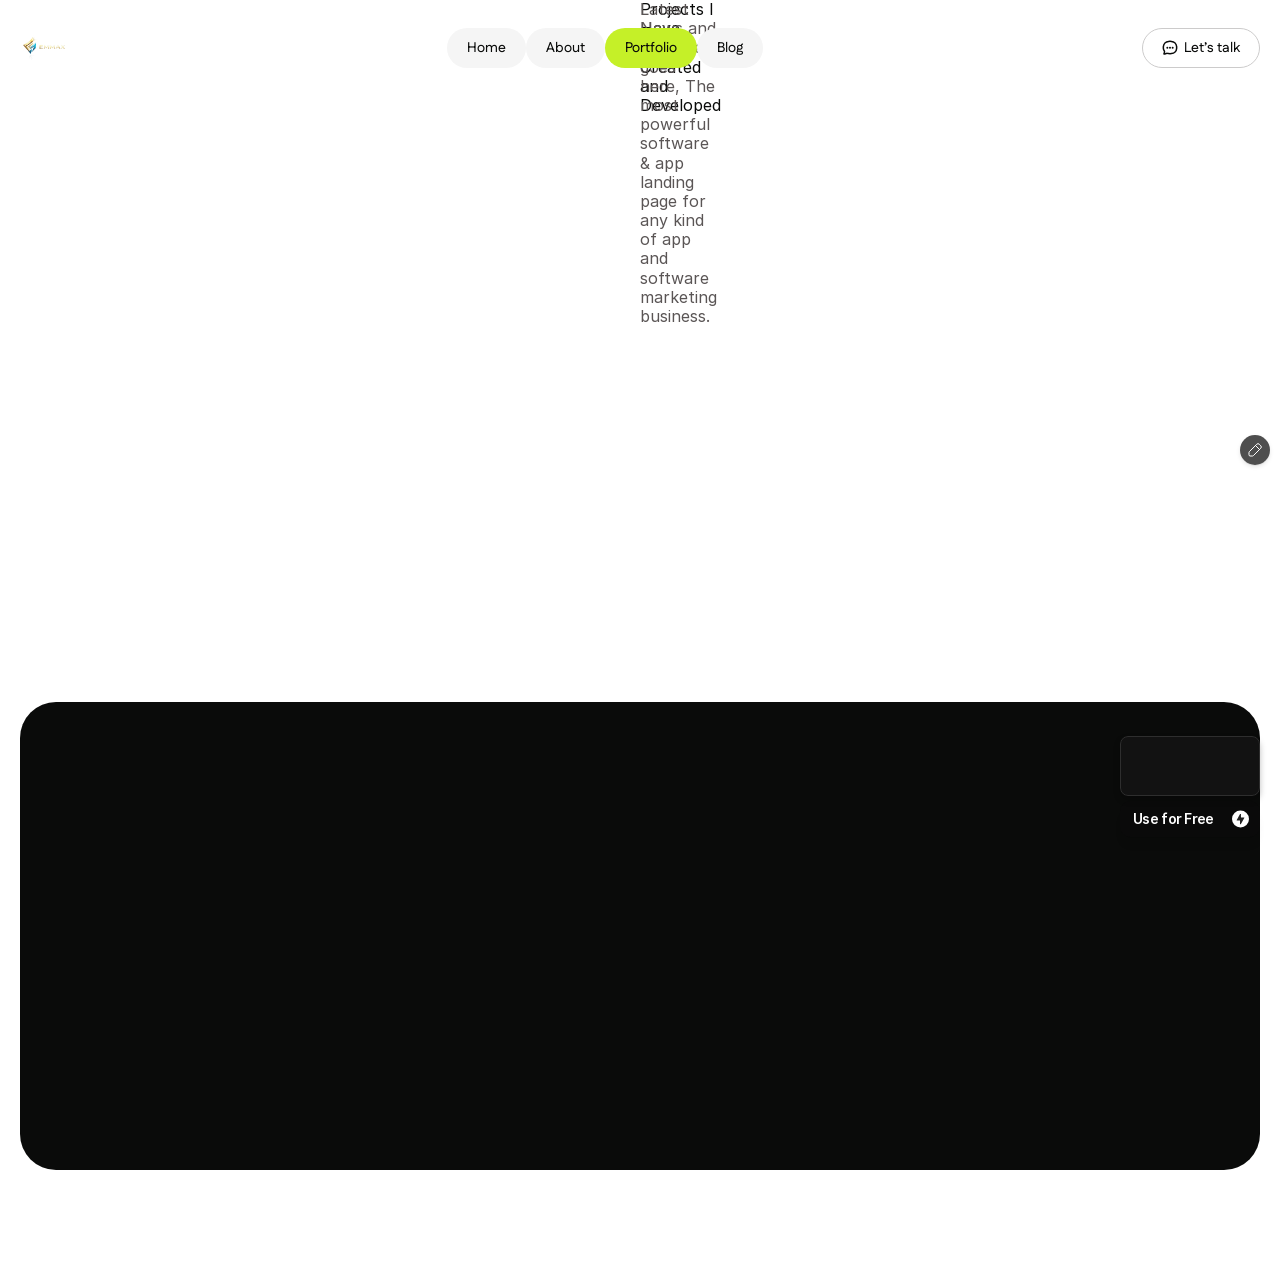
<file: portfolio/index.html>
<!DOCTYPE html>
<html lang="en" class="lenis"><head>
<base href="/">
<link rel="stylesheet" href="/styles.css"><script>(function(){var f=window.fetch;window.fetch=function(u,o){if(typeof u==='string'&&u.includes('.framercms')){return f('/assets/cms/'+u.split('/').pop(),o);}return f(u,o);};})();</script>
	<meta charset="utf-8">
	<meta name="viewport" content="width=device-width">
	<meta name="generator" content="Framer 80f113d">
	<title>Portox - Personal Portfolio &amp; Agency Site</title>
    <link rel="canonical" href="https://final-fox-534912.framer.app/portfolio"><meta property="og:url" content="https://final-fox-534912.framer.app/portfolio"><meta name="description" content="Portox is a Portfolio Framer Template &amp; Framer Agency Template designed to showcase your agency’s or portfolio’s work. Ideal for freelancers, creative portfolios, creative agencies, digital agencies, personal portfolios, and portfolio landing pages.">
    <meta name="framer-search-index" content="https://framerusercontent.com/sites/3VRWJns4DyxJ1sNEsjS21C/searchIndex-oA21CQHNcejg.json">
    <link href="assets/images/image-extra-1.png" rel="icon" media="(prefers-color-scheme: light)">
    <link href="assets/images/image-extra-1.png" rel="icon" media="(prefers-color-scheme: dark)">
    <!-- Open Graph -->
    <meta property="og:type" content="website">
    <meta property="og:title" content="Portox - Personal Portfolio &amp; Agency Site">
    <meta property="og:description" content="Portox is a Portfolio Framer Template &amp; Framer Agency Template designed to showcase your agency’s or portfolio’s work. Ideal for freelancers, creative portfolios, creative agencies, digital agencies, personal portfolios, and portfolio landing pages.">
    <meta property="og:image" content="assets/images/image-extra-2.png">
    <!-- X -->
    <meta name="twitter:card" content="summary_large_image">
    <meta name="twitter:title" content="Portox - Personal Portfolio &amp; Agency Site">
    <meta name="twitter:description" content="Portox is a Portfolio Framer Template &amp; Framer Agency Template designed to showcase your agency’s or portfolio’s work. Ideal for freelancers, creative portfolios, creative agencies, digital agencies, personal portfolios, and portfolio landing pages.">
    <meta name="twitter:image" content="assets/images/image-extra-2.png">
	
	
	<script>try{if(localStorage.getItem("__framer_force_showing_editorbar_since")){const n=document.createElement("link");n.rel="modulepreload";n.href="https://framer.com/edit/init.mjs";document.head.appendChild(n)}}catch(e){}</script><link rel="modulepreload" href="https://framer.com/edit/init.mjs">
	<!-- Start of headStart -->
    
    <!-- End of headStart -->
	
	
	<link href="https://fonts.gstatic.com" rel="preconnect" crossorigin="">
    <link href="https://fonts.gstatic.com" rel="preconnect" crossorigin="">
	
	<meta name="robots" content="max-image-preview:large"><!-- Start of headEnd -->
    
    <!-- End of headEnd -->
	
</head>
<body>
	
	<!-- Start of bodyStart -->
    
    <!-- End of bodyStart -->
	
	<div id="main" data-framer-hydrate-v2="{&quot;routeId&quot;:&quot;JqP_csH_f&quot;,&quot;localeId&quot;:&quot;default&quot;,&quot;breakpoints&quot;:[{&quot;hash&quot;:&quot;1h8qpyg&quot;,&quot;mediaQuery&quot;:&quot;(min-width: 1200px)&quot;},{&quot;hash&quot;:&quot;1mlfkk6&quot;,&quot;mediaQuery&quot;:&quot;(min-width: 810px) and (max-width: 1199.98px)&quot;},{&quot;hash&quot;:&quot;mv5jl5&quot;,&quot;mediaQuery&quot;:&quot;(max-width: 809.98px)&quot;},{&quot;hash&quot;:&quot;1uvlfzf&quot;,&quot;mediaQuery&quot;:&quot;(min-width: 1200px)&quot;},{&quot;hash&quot;:&quot;qoz70k&quot;,&quot;mediaQuery&quot;:&quot;(min-width: 810px) and (max-width: 1199.98px)&quot;},{&quot;hash&quot;:&quot;fwj6yk&quot;,&quot;mediaQuery&quot;:&quot;(max-width: 809.98px)&quot;}]}" data-framer-ssr-released-at="2026-09-22T10:33:36.226Z" data-framer-page-optimized-at="2026-09-22T13:08:57.169Z" data-framer-generated-page=""><!--$--><!--$--><div class="framer-bTxfY framer-1uvlfzf" data-layout-template="true" style="--13wru43:visible;min-height:100vh;width:auto"><div class="ssr-variant hidden-fwj6yk hidden-qoz70k"><div class="framer-ur6hwr-container" data-framer-layout-hint-center-x="true" style="transform:translateX(-50%)"><nav class="framer-0aSs1 framer-18srp3u framer-v-18srp3u" data-framer-name="Desktop" style="background-color: rgba(255, 255, 255, 0); width: 100%; box-shadow: none; opacity: 1;"><div class="framer-fo834p" data-framer-name="Container" style="opacity: 1;"><div class="framer-1ups8b0" data-framer-name="Navbar" style="opacity: 1;"><div class="framer-1ruhuxi-container" style="opacity: 1;"><!--$--><a class="framer-lDyuJ framer-17f0gnq framer-v-17f0gnq framer-17779d6" data-framer-name="Default" href="./" style="height: 100%; width: 100%; opacity: 1;"><div class="framer-7lzihu" data-framer-name="Image" style="opacity: 1;"><div style="position:absolute;border-radius:inherit;corner-shape:inherit;top:0;right:0;bottom:0;left:0" data-framer-background-image-wrapper="true"><img decoding="auto" width="1536" height="1024" sizes="(min-width: 1200px) 48px, (max-width: 809.98px) 48px, (min-width: 810px) and (max-width: 1199.98px) 48px" srcset="assets/images/logo-1.png 512w,assets/images/logo-2.png 1024w,assets/images/logo-3.png 1536w" src="assets/images/logo-3.png" alt="Logo" style="display:block;width:100%;height:100%;border-radius:inherit;corner-shape:inherit;object-position:center;object-fit:cover"></div></div></a><!--/$--></div><ul class="framer-gl4crs" data-framer-name="Navigation" style="background-color:rgba(0, 0, 0, 0);border-bottom-left-radius:0px;border-bottom-right-radius:0px;border-top-left-radius:0px;border-top-right-radius:0px;box-shadow:none;opacity:1"><!--$--><li class="framer-kb8dy4-container" style="opacity: 1;"><!--$--><a class="framer-0j7ht framer-PoLMw framer-17ixekp framer-v-17ixekp framer-1ai53nj" data-framer-name="Primary" data-highlight="true" href="./" tabindex="0" style="background-color: var(--token-7b5d9f2c-a6c0-450b-bff1-12cab5ce755a, rgb(245, 245, 245)); border-radius: 1000px; opacity: 1;"><div class="framer-wcdkum" data-framer-name="Text" data-framer-component-type="RichTextContainer" style="--extracted-r6o4lv: var(--token-949b360b-9e64-4017-8985-c09cc605bb85, rgb(10, 11, 10)); --framer-paragraph-spacing: 0px; transform: none; opacity: 1;"><p class="framer-text framer-styles-preset-nq1u6z" data-styles-preset="WBcn5oa1r" style="--framer-text-color:var(--extracted-r6o4lv, var(--token-949b360b-9e64-4017-8985-c09cc605bb85, rgb(10, 11, 10)))">Home</p></div></a><!--/$--></li><!--/$--><!--$--><li class="framer-19ld0jh-container" style="opacity: 1;"><!--$--><a class="framer-0j7ht framer-PoLMw framer-17ixekp framer-v-17ixekp framer-1ai53nj" data-framer-name="Primary" data-highlight="true" href="./about" tabindex="0" style="background-color: var(--token-7b5d9f2c-a6c0-450b-bff1-12cab5ce755a, rgb(245, 245, 245)); border-radius: 1000px; opacity: 1;"><div class="framer-wcdkum" data-framer-name="Text" data-framer-component-type="RichTextContainer" style="--extracted-r6o4lv: var(--token-949b360b-9e64-4017-8985-c09cc605bb85, rgb(10, 11, 10)); --framer-paragraph-spacing: 0px; transform: none; opacity: 1;"><p class="framer-text framer-styles-preset-nq1u6z" data-styles-preset="WBcn5oa1r" style="--framer-text-color:var(--extracted-r6o4lv, var(--token-949b360b-9e64-4017-8985-c09cc605bb85, rgb(10, 11, 10)))">About</p></div></a><!--/$--></li><!--/$--><!--$--><li class="framer-13m6529-container" style="opacity: 1;"><!--$--><a class="framer-0j7ht framer-PoLMw framer-17ixekp framer-v-zc2rpk framer-1ai53nj" data-framer-name="Primary Active" data-highlight="true" href="./portfolio" data-framer-page-link-current="true" tabindex="0" style="background-color: var(--token-00fd2154-92d3-498b-940a-b773b1fa8e3c, rgb(197, 240, 40)); border-radius: 1000px; opacity: 1;"><div class="framer-wcdkum" data-framer-name="Text" data-framer-component-type="RichTextContainer" style="--extracted-r6o4lv: var(--token-949b360b-9e64-4017-8985-c09cc605bb85, rgb(10, 11, 10)); --framer-paragraph-spacing: 0px; transform: none; opacity: 1;"><p class="framer-text framer-styles-preset-nq1u6z" data-styles-preset="WBcn5oa1r" style="--framer-text-color:var(--extracted-r6o4lv, var(--token-949b360b-9e64-4017-8985-c09cc605bb85, rgb(10, 11, 10)))">Portfolio</p></div></a><!--/$--></li><!--/$--><!--$--><li class="framer-1iy6w8u-container" style="opacity: 1;"><!--$--><a class="framer-0j7ht framer-PoLMw framer-17ixekp framer-v-17ixekp framer-1ai53nj" data-framer-name="Primary" data-highlight="true" href="./blog" tabindex="0" style="background-color: var(--token-7b5d9f2c-a6c0-450b-bff1-12cab5ce755a, rgb(245, 245, 245)); border-radius: 1000px; opacity: 1;"><div class="framer-wcdkum" data-framer-name="Text" data-framer-component-type="RichTextContainer" style="--extracted-r6o4lv: var(--token-949b360b-9e64-4017-8985-c09cc605bb85, rgb(10, 11, 10)); --framer-paragraph-spacing: 0px; transform: none; opacity: 1;"><p class="framer-text framer-styles-preset-nq1u6z" data-styles-preset="WBcn5oa1r" style="--framer-text-color:var(--extracted-r6o4lv, var(--token-949b360b-9e64-4017-8985-c09cc605bb85, rgb(10, 11, 10)))">Blog</p></div></a><!--/$--></li><!--/$--></ul><div class="framer-1uuwo3i" data-framer-name="Button Block" style="opacity: 1;"><!--$--><div class="framer-1ndqnl2-container" style="opacity: 1;"><!--$--><a class="framer-yxd7o framer-apnp3 framer-PoLMw framer-1n7w2b8 framer-v-4s9nzx framer-mk0ano" data-border="true" data-framer-name="Header" href="./contact" style="--border-bottom-width: 1px; --border-color: var(--token-654e38f5-ff4e-47e8-a705-d17ecd43d08d, rgb(204, 203, 203)); --border-left-width: 1px; --border-right-width: 1px; --border-style: solid; --border-top-width: 1px; background-color: rgba(197, 240, 41, 0); border-radius: 999px; opacity: 1;"><div class="framer-6dcmcc" data-framer-name="Text" data-framer-component-type="RichTextContainer" style="--extracted-r6o4lv: var(--token-949b360b-9e64-4017-8985-c09cc605bb85, rgb(10, 11, 10)); --framer-paragraph-spacing: 0px; transform: none; opacity: 1;"><p class="framer-text framer-styles-preset-nq1u6z" data-styles-preset="WBcn5oa1r" style="--framer-text-color:var(--extracted-r6o4lv, var(--token-949b360b-9e64-4017-8985-c09cc605bb85, rgb(10, 11, 10)))">Let’s talk</p></div><div class="framer-1efien3" data-framer-name="Icon Wrap" style="opacity: 1;"><div class="framer-pfcsot" data-framer-name="Hover Icon" style="opacity:0"><div style="position:absolute;border-radius:inherit;corner-shape:inherit;top:0;right:0;bottom:0;left:0" data-framer-background-image-wrapper="true"><img decoding="auto" width="16" height="16" src="assets/images/icon-1.svg" alt="Icon" style="display:block;width:100%;height:100%;border-radius:inherit;corner-shape:inherit;object-position:center;object-fit:cover"></div></div><div class="framer-1pke27q" data-framer-name="Default Icon" style="opacity:1"><div style="position:absolute;border-radius:inherit;corner-shape:inherit;top:0;right:0;bottom:0;left:0" data-framer-background-image-wrapper="true"><img decoding="auto" width="16" height="16" src="assets/images/icon-2.svg" alt="Icon" style="display:block;width:100%;height:100%;border-radius:inherit;corner-shape:inherit;object-position:center;object-fit:cover"></div></div></div></a><!--/$--></div><!--/$--></div></div></div></nav></div></div><div data-framer-root="" class="framer-ymGtd framer-rk2b5 framer-bMXr6 framer-TcVAR framer-1h8qpyg" style="min-height:100vh;width:auto;display:contents"><div class="framer-1ruqb2b-container"><!--$--><div></div><!--/$--></div><section class="framer-18zdng9" data-framer-name="Banner Section" id="banner-section"><div aria-label="Scroll Trigger" class="framer-1i47da4" data-framer-name="Scroll Triger" id="scroll-trigger"></div><div class="framer-zchu85" data-framer-name="Container"><div class="framer-1prj6br" data-framer-name="Content Wrapper"><div class="framer-drpoz7" data-framer-name="Banner Content"><div class="ssr-variant"><div class="framer-gvh3ak" data-framer-appear-id="gvh3ak" data-framer-name="Image" style="opacity: 0.001; transform: scale(0.8); will-change: transform;"><div style="position:absolute;border-radius:inherit;corner-shape:inherit;top:0;right:0;bottom:0;left:0" data-framer-background-image-wrapper="true"><img decoding="auto" width="1200" height="800" sizes="(min-width: 1200px) calc(min(max(min(100vw, 1320px) - 40px, 1px), 1297px) * 0.2729), (min-width: 810px) and (max-width: 1199.98px) calc(min(max(min(100vw, 990px) - 40px, 1px), 1297px) * 0.2729), (max-width: 809.98px) calc(min(max(min(100vw, 620px) - 40px, 1px), 1297px) * 0.48)" srcset="assets/images/portfolio-image-1.jpg 512w,assets/images/portfolio-image-2.jpg 1024w,assets/images/portfolio-image-3.jpg 1200w" src="assets/images/portfolio-image-3.jpg" alt="Portfolio Image" style="display:block;width:100%;height:100%;border-radius:inherit;corner-shape:inherit;object-position:center;object-fit:cover"></div></div></div><div class="framer-cub52z" data-framer-name="Blush" style="transform:translate(-50%, -50%) rotate(-41deg)"></div><div class="framer-1rxxhke" data-framer-appear-id="1rxxhke" data-framer-name="Title Block" style="opacity: 0.001; transform: translateY(50px); will-change: transform;"><div class="framer-1g54ebg" data-framer-name="Title" data-framer-component-type="RichTextContainer" style="transform:none"><h1 class="framer-text framer-styles-preset-3iixzk" data-styles-preset="YapFmmdxr" style="--framer-text-color:var(--token-949b360b-9e64-4017-8985-c09cc605bb85, rgb(10, 11, 10))">Projects I Have Personally Created and Developed</h1></div><div class="framer-14a3nzb" data-framer-name="Text" data-framer-component-type="RichTextContainer" style="transform:none"><p class="framer-text framer-styles-preset-1y9jpqx" data-styles-preset="RP_RvMUOL" style="--framer-text-color:var(--token-45b9b9b6-d867-4e57-9c40-e1f1d58c33c0, rgb(90, 85, 85))">Latest News and Articles goes here, The most powerful software &amp; app landing page for any kind of app and software marketing business.</p></div></div></div></div></div></section><section class="framer-ocgfvj" data-framer-name="Ticker Sectioon"><div class="framer-12wwurd" data-framer-name="Container"><div class="framer-1xenc0y" data-framer-name="Content Wrapper"><div class="ssr-variant hidden-1mlfkk6 hidden-mv5jl5"><div class="framer-g274xn-container" style="will-change:transform;opacity:0;transform:scale(0.9)"><div class="framer-nFebg framer-1otr113 framer-v-1otr113" data-framer-name="Default" style="width: 100%; opacity: 1;"><div class="framer-oakmmy-container" style="opacity: 1;"><!--$--><section style="display:flex;width:100%;height:100%;max-width:100%;max-height:100%;place-items:center;margin:0;padding:10px;list-style-type:none;text-indent:none;opacity:0;-webkit-mask-image:linear-gradient(to right, rgba(0, 0, 0, 0) 0%, rgba(0, 0, 0, 1) 0%, rgba(0, 0, 0, 1) 100%, rgba(0, 0, 0, 0) 100%);mask-image:linear-gradient(to right, rgba(0, 0, 0, 0) 0%, rgba(0, 0, 0, 1) 0%, rgba(0, 0, 0, 1) 100%, rgba(0, 0, 0, 0) 100%);overflow:hidden"><ul style="display:flex;width:100%;height:100%;max-width:100%;max-height:100%;place-items:center;margin:0;padding:0;list-style-type:none;text-indent:none;gap:100px;position:relative;flex-direction:row;will-change:auto;transform:translateX(-0px)"><li><div class="framer-1xy4o0w" data-framer-name="Logo 01" style="flex-shrink: 0; opacity: 1;"><div style="position:absolute;border-radius:inherit;corner-shape:inherit;top:0;right:0;bottom:0;left:0" data-framer-background-image-wrapper="true"><img decoding="auto" width="30" height="30" src="assets/images/logo-9.svg" alt="Logo" style="display:block;width:100%;height:100%;border-radius:inherit;corner-shape:inherit;object-position:center;object-fit:cover"></div></div></li><li><div class="framer-1grx6w8" data-framer-name="Logo 02" style="flex-shrink: 0; opacity: 1;"><div style="position:absolute;border-radius:inherit;corner-shape:inherit;top:0;right:0;bottom:0;left:0" data-framer-background-image-wrapper="true"><img decoding="auto" width="31" height="30" src="assets/images/logo-10.svg" alt="Logo" style="display:block;width:100%;height:100%;border-radius:inherit;corner-shape:inherit;object-position:center;object-fit:cover"></div></div></li><li><div class="framer-1ikjkuc" data-framer-name="Logo 03" style="flex-shrink: 0; opacity: 1;"><div style="position:absolute;border-radius:inherit;corner-shape:inherit;top:0;right:0;bottom:0;left:0" data-framer-background-image-wrapper="true"><img decoding="auto" width="32" height="30" src="assets/images/logo-11.svg" alt="Logo" style="display:block;width:100%;height:100%;border-radius:inherit;corner-shape:inherit;object-position:center;object-fit:cover"></div></div></li><li><div class="framer-181h4dr" data-framer-name="Logo 04" style="flex-shrink: 0; opacity: 1;"><div style="position:absolute;border-radius:inherit;corner-shape:inherit;top:0;right:0;bottom:0;left:0" data-framer-background-image-wrapper="true"><img decoding="auto" width="74" height="30" src="assets/images/logo-12.svg" alt="Logo" style="display:block;width:100%;height:100%;border-radius:inherit;corner-shape:inherit;object-position:center;object-fit:cover"></div></div></li><li><div class="framer-tp27k7" data-framer-name="Logo 05" style="flex-shrink: 0; opacity: 1;"><div style="position:absolute;border-radius:inherit;corner-shape:inherit;top:0;right:0;bottom:0;left:0" data-framer-background-image-wrapper="true"><img decoding="auto" width="31" height="30" src="assets/images/logo-13.svg" alt="Logo" style="display:block;width:100%;height:100%;border-radius:inherit;corner-shape:inherit;object-position:center;object-fit:cover"></div></div></li><li><div class="framer-m74k4x" data-framer-name="Logo 06" style="flex-shrink: 0; opacity: 1;"><div style="position:absolute;border-radius:inherit;corner-shape:inherit;top:0;right:0;bottom:0;left:0" data-framer-background-image-wrapper="true"><img decoding="auto" width="31" height="30" src="assets/images/logo-14.svg" alt="Logo" style="display:block;width:100%;height:100%;border-radius:inherit;corner-shape:inherit;object-position:center;object-fit:cover"></div></div></li><li><div class="framer-1lt5vz6" data-framer-name="Logo 07" style="flex-shrink: 0; opacity: 1;"><div style="position:absolute;border-radius:inherit;corner-shape:inherit;top:0;right:0;bottom:0;left:0" data-framer-background-image-wrapper="true"><img decoding="auto" width="31" height="30" src="assets/images/logo-15.svg" alt="Logo" style="display:block;width:100%;height:100%;border-radius:inherit;corner-shape:inherit;object-position:center;object-fit:cover"></div></div></li><li><div class="framer-5axkpf" data-framer-name="Logo 08" style="flex-shrink: 0; opacity: 1;"><div style="position:absolute;border-radius:inherit;corner-shape:inherit;top:0;right:0;bottom:0;left:0" data-framer-background-image-wrapper="true"><img decoding="auto" width="35" height="30" src="assets/images/logo-16.svg" alt="Logo" style="display:block;width:100%;height:100%;border-radius:inherit;corner-shape:inherit;object-position:center;object-fit:cover"></div></div></li><li><div class="framer-les4da" data-framer-name="Logo 09" style="flex-shrink: 0; opacity: 1;"><div style="position:absolute;border-radius:inherit;corner-shape:inherit;top:0;right:0;bottom:0;left:0" data-framer-background-image-wrapper="true"><img decoding="auto" width="79" height="30" src="assets/images/logo-17.svg" alt="Logo" style="display:block;width:100%;height:100%;border-radius:inherit;corner-shape:inherit;object-position:center;object-fit:cover"></div></div></li><li><div class="framer-7fq54n" data-framer-name="Logo 10" style="flex-shrink: 0; opacity: 1;"><div style="position:absolute;border-radius:inherit;corner-shape:inherit;top:0;right:0;bottom:0;left:0" data-framer-background-image-wrapper="true"><img decoding="auto" width="44" height="30" src="assets/images/logo-18.svg" alt="Logo" style="display:block;width:100%;height:100%;border-radius:inherit;corner-shape:inherit;object-position:center;object-fit:contain"></div></div></li></ul></section><!--/$--></div></div></div></div></div></div></section><section class="framer-1wg3hmz" data-framer-name="Portfolio Section"><div class="framer-f7rhs2" data-framer-name="Container"><div class="framer-4ama0l" data-framer-name="Content Wrapper"><div class="framer-1kp9beb" data-framer-name="Portfolio Card Grid"><!--$--><!--$--><div class="ssr-variant hidden-1mlfkk6 hidden-mv5jl5"><div class="framer-x9k0yk-container" style="will-change:transform;opacity:0;transform:translateY(50px)"><div class="framer-I60VF framer-fBFAZ framer-TcVAR framer-1nyuiym framer-v-1nyuiym" data-framer-cursor="1yhg9d4" data-framer-name="Default" style="width: 100%; border-radius: 36px; opacity: 1;"><!--$--><a class="framer-1i3ppg6 framer-1s2947q" data-framer-name="Image Wrap" href="./portfolio/voltgear-ev-tracking" style="opacity: 1;"><div class="framer-15b98eh" data-framer-name="Linear Ovarlay" style="background: linear-gradient(200deg, rgba(10, 11, 10, 0) 0%, rgba(10, 11, 10, 0.6) 100%); opacity: 1;"></div><div class="framer-1ljn2i8" style="transform: none; opacity: 1;"><div style="position:absolute;border-radius:inherit;corner-shape:inherit;top:0;right:0;bottom:0;left:0" data-framer-background-image-wrapper="true"><img decoding="auto" width="5568" height="2784" sizes="(min-width: 1200px) max(min(100vw, 1320px) - 40px, 10px), (min-width: 810px) and (max-width: 1199.98px) max(min(100vw, 990px) - 40px, 10px), (max-width: 809.98px) max(min(100vw, 620px) - 40px, 10px)" srcset="assets/images/thumbnail-image-2.png 512w,assets/images/thumbnail-image-3.png 1024w,assets/images/thumbnail-image-1.png 2048w,assets/images/thumbnail-image-4.png 4096w,assets/images/thumbnail-image-5.png 5568w" src="assets/images/thumbnail-image-5.png" alt="Thumbnail Image" style="display:block;width:100%;height:100%;border-radius:inherit;corner-shape:inherit;object-position:center;object-fit:cover"></div></div></a><!--/$--><div class="framer-1alx3l2" data-framer-name="Text Block" style="transform: translateX(-50%); opacity: 1;"><div class="framer-18kmyr4" data-framer-name="Category Wrap" style="backdrop-filter: blur(50px); background-color: rgba(255, 255, 255, 0.25); border-radius: 999px; opacity: 1;"><div class="framer-1j911wn" data-framer-name="Text" data-framer-component-type="RichTextContainer" style="--extracted-r6o4lv: var(--token-0f4cbfc4-2063-4cea-a2b7-9caf65727dae, rgb(255, 255, 255)); --framer-paragraph-spacing: 0px; transform: none; opacity: 1;"><p class="framer-text framer-styles-preset-1ch0ebf" data-styles-preset="kn1JRYC8V" style="--framer-text-color:var(--extracted-r6o4lv, var(--token-0f4cbfc4-2063-4cea-a2b7-9caf65727dae, rgb(255, 255, 255)))">UiUx</p></div></div><div class="framer-zphd0t" data-framer-name="Title" data-framer-component-type="RichTextContainer" style="justify-content: flex-end; --extracted-1of0zx5: var(--token-0f4cbfc4-2063-4cea-a2b7-9caf65727dae, rgb(255, 255, 255)); --framer-paragraph-spacing: 0px; transform: none; opacity: 1;"><h2 class="framer-text framer-styles-preset-1v43aak" data-styles-preset="aYETrPp1_" style="--framer-text-color:var(--extracted-1of0zx5, var(--token-0f4cbfc4-2063-4cea-a2b7-9caf65727dae, rgb(255, 255, 255)))">Voltgear EV Tracking</h2></div></div></div></div></div><!--/$--><!--$--><div class="ssr-variant hidden-1mlfkk6 hidden-mv5jl5"><div class="framer-x9k0yk-container" style="will-change:transform;opacity:0;transform:translateY(50px)"><div class="framer-I60VF framer-fBFAZ framer-TcVAR framer-1nyuiym framer-v-1nyuiym" data-framer-cursor="1yhg9d4" data-framer-name="Default" style="width: 100%; border-radius: 36px; opacity: 1;"><!--$--><a class="framer-1i3ppg6 framer-1s2947q" data-framer-name="Image Wrap" href="./portfolio/camping-website-design" style="opacity: 1;"><div class="framer-15b98eh" data-framer-name="Linear Ovarlay" style="background: linear-gradient(200deg, rgba(10, 11, 10, 0) 0%, rgba(10, 11, 10, 0.6) 100%); opacity: 1;"></div><div class="framer-1ljn2i8" style="transform: none; opacity: 1;"><div style="position:absolute;border-radius:inherit;corner-shape:inherit;top:0;right:0;bottom:0;left:0" data-framer-background-image-wrapper="true"><img decoding="auto" width="5568" height="2784" sizes="(min-width: 1200px) max(min(100vw, 1320px) - 40px, 10px), (min-width: 810px) and (max-width: 1199.98px) max(min(100vw, 990px) - 40px, 10px), (max-width: 809.98px) max(min(100vw, 620px) - 40px, 10px)" srcset="assets/images/thumbnail-image-7.png 512w,assets/images/thumbnail-image-8.png 1024w,assets/images/thumbnail-image-6.png 2048w,assets/images/thumbnail-image-9.png 4096w,assets/images/thumbnail-image-10.png 5568w" src="assets/images/thumbnail-image-10.png" alt="Thumbnail Image" style="display:block;width:100%;height:100%;border-radius:inherit;corner-shape:inherit;object-position:center;object-fit:cover"></div></div></a><!--/$--><div class="framer-1alx3l2" data-framer-name="Text Block" style="transform: translateX(-50%); opacity: 1;"><div class="framer-18kmyr4" data-framer-name="Category Wrap" style="backdrop-filter: blur(50px); background-color: rgba(255, 255, 255, 0.25); border-radius: 999px; opacity: 1;"><div class="framer-1j911wn" data-framer-name="Text" data-framer-component-type="RichTextContainer" style="--extracted-r6o4lv: var(--token-0f4cbfc4-2063-4cea-a2b7-9caf65727dae, rgb(255, 255, 255)); --framer-paragraph-spacing: 0px; transform: none; opacity: 1;"><p class="framer-text framer-styles-preset-1ch0ebf" data-styles-preset="kn1JRYC8V" style="--framer-text-color:var(--extracted-r6o4lv, var(--token-0f4cbfc4-2063-4cea-a2b7-9caf65727dae, rgb(255, 255, 255)))">Website</p></div></div><div class="framer-zphd0t" data-framer-name="Title" data-framer-component-type="RichTextContainer" style="justify-content: flex-end; --extracted-1of0zx5: var(--token-0f4cbfc4-2063-4cea-a2b7-9caf65727dae, rgb(255, 255, 255)); --framer-paragraph-spacing: 0px; transform: none; opacity: 1;"><h2 class="framer-text framer-styles-preset-1v43aak" data-styles-preset="aYETrPp1_" style="--framer-text-color:var(--extracted-1of0zx5, var(--token-0f4cbfc4-2063-4cea-a2b7-9caf65727dae, rgb(255, 255, 255)))">Camping Website Design</h2></div></div></div></div></div><!--/$--><!--$--><div class="ssr-variant hidden-1mlfkk6 hidden-mv5jl5"><div class="framer-x9k0yk-container" style="will-change:transform;opacity:0;transform:translateY(50px)"><div class="framer-I60VF framer-fBFAZ framer-TcVAR framer-1nyuiym framer-v-1nyuiym" data-framer-cursor="1yhg9d4" data-framer-name="Default" style="width: 100%; border-radius: 36px; opacity: 1;"><!--$--><a class="framer-1i3ppg6 framer-1s2947q" data-framer-name="Image Wrap" href="./portfolio/minimal-brand-animation" style="opacity: 1;"><div class="framer-15b98eh" data-framer-name="Linear Ovarlay" style="background: linear-gradient(200deg, rgba(10, 11, 10, 0) 0%, rgba(10, 11, 10, 0.6) 100%); opacity: 1;"></div><div class="framer-1ljn2i8" style="transform: none; opacity: 1;"><div style="position:absolute;border-radius:inherit;corner-shape:inherit;top:0;right:0;bottom:0;left:0" data-framer-background-image-wrapper="true"><img decoding="auto" width="5568" height="2784" sizes="(min-width: 1200px) max(min(100vw, 1320px) - 40px, 10px), (min-width: 810px) and (max-width: 1199.98px) max(min(100vw, 990px) - 40px, 10px), (max-width: 809.98px) max(min(100vw, 620px) - 40px, 10px)" srcset="assets/images/thumbnail-image-12.png 512w,assets/images/thumbnail-image-13.png 1024w,assets/images/thumbnail-image-11.png 2048w,assets/images/thumbnail-image-14.png 4096w,assets/images/thumbnail-image-15.png 5568w" src="assets/images/thumbnail-image-15.png" alt="Thumbnail Image" style="display:block;width:100%;height:100%;border-radius:inherit;corner-shape:inherit;object-position:center;object-fit:cover"></div></div></a><!--/$--><div class="framer-1alx3l2" data-framer-name="Text Block" style="transform: translateX(-50%); opacity: 1;"><div class="framer-18kmyr4" data-framer-name="Category Wrap" style="backdrop-filter: blur(50px); background-color: rgba(255, 255, 255, 0.25); border-radius: 999px; opacity: 1;"><div class="framer-1j911wn" data-framer-name="Text" data-framer-component-type="RichTextContainer" style="--extracted-r6o4lv: var(--token-0f4cbfc4-2063-4cea-a2b7-9caf65727dae, rgb(255, 255, 255)); --framer-paragraph-spacing: 0px; transform: none; opacity: 1;"><p class="framer-text framer-styles-preset-1ch0ebf" data-styles-preset="kn1JRYC8V" style="--framer-text-color:var(--extracted-r6o4lv, var(--token-0f4cbfc4-2063-4cea-a2b7-9caf65727dae, rgb(255, 255, 255)))">Branding</p></div></div><div class="framer-zphd0t" data-framer-name="Title" data-framer-component-type="RichTextContainer" style="justify-content: flex-end; --extracted-1of0zx5: var(--token-0f4cbfc4-2063-4cea-a2b7-9caf65727dae, rgb(255, 255, 255)); --framer-paragraph-spacing: 0px; transform: none; opacity: 1;"><h2 class="framer-text framer-styles-preset-1v43aak" data-styles-preset="aYETrPp1_" style="--framer-text-color:var(--extracted-1of0zx5, var(--token-0f4cbfc4-2063-4cea-a2b7-9caf65727dae, rgb(255, 255, 255)))">Minimal - Brand Animation</h2></div></div></div></div></div><!--/$--><div class="ssr-variant hidden-mv5jl5"><div class="framer-1t21x3r" data-framer-name="Button Wrap" style="will-change:transform;opacity:0;transform:translateY(50px)"><div class="ssr-variant hidden-1mlfkk6"><div class="framer-11irc7s-container"><button class="framer-F8v0V framer-apnp3 framer-bulz9y framer-v-bulz9y" data-framer-name="Default" data-highlight="true" data-reset="button" tabindex="0" style="--anbq9z: 14.5px 28px 14.5px 28px; background-color: var(--token-00fd2154-92d3-498b-940a-b773b1fa8e3c, rgb(197, 240, 40)); border-radius: 999px; opacity: 1;"><div class="framer-1s7bs7y" data-framer-name="Text" data-framer-component-type="RichTextContainer" style="--extracted-r6o4lv:var(--token-949b360b-9e64-4017-8985-c09cc605bb85, rgb(10, 11, 10));opacity:1;transform:none"><p class="framer-text framer-styles-preset-11pdutb" data-styles-preset="n4POwZ1Fl" style="--framer-text-color:var(--extracted-r6o4lv, var(--token-949b360b-9e64-4017-8985-c09cc605bb85, rgb(10, 11, 10)))">Load More</p></div></button></div></div></div></div><!--/$--></div></div></div></section><section class="framer-oaya78" data-framer-name="Testimonial Section"><div class="ssr-variant hidden-mv5jl5"><div class="framer-tec1xn-container" style="will-change:transform;opacity:0;transform:scale(0.9)"><div class="framer-WKCeL framer-fwqcmq framer-v-fwqcmq" data-framer-name="Default" style="width: 100%; opacity: 1;"><div class="framer-1s7cxia-container" style="opacity: 1;"><!--$--><section style="display:flex;width:100%;height:100%;max-width:100%;max-height:100%;place-items:center;margin:0;padding:10px;list-style-type:none;text-indent:none;opacity:0;-webkit-mask-image:linear-gradient(to right, rgba(0, 0, 0, 0) 0%, rgba(0, 0, 0, 1) 0%, rgba(0, 0, 0, 1) 100%, rgba(0, 0, 0, 0) 100%);mask-image:linear-gradient(to right, rgba(0, 0, 0, 0) 0%, rgba(0, 0, 0, 1) 0%, rgba(0, 0, 0, 1) 100%, rgba(0, 0, 0, 0) 100%);overflow:hidden"><ul style="display:flex;width:100%;height:100%;max-width:100%;max-height:100%;place-items:center;margin:0;padding:0;list-style-type:none;text-indent:none;gap:32px;position:relative;flex-direction:row;will-change:auto;transform:translateX(-0px)"><li><div class="framer-1bg2k9b" data-framer-name="Text Block" style="flex-shrink: 0; opacity: 1;"><div class="framer-2kqdun" data-framer-name="Dot" style="background-color: var(--token-949b360b-9e64-4017-8985-c09cc605bb85, rgb(10, 11, 10)); border-radius: 100px; opacity: 1;"></div><div class="framer-afgeeq" data-framer-name="Image" style="opacity: 1;"><div style="position:absolute;border-radius:inherit;corner-shape:inherit;top:0;right:0;bottom:0;left:0" data-framer-background-image-wrapper="true"><img decoding="auto" width="4014" height="429" sizes="(min-width: 1200px) 934px, (min-width: 810px) and (max-width: 1199.98px) 934px, (max-width: 809.98px) 516px" srcset="assets/images/testimonial-image-2.png 512w,assets/images/testimonial-image-1.png 1024w,assets/images/testimonial-image-3.png 2048w,assets/images/testimonial-image-4.png 4014w" src="assets/images/testimonial-image-4.png" alt="Testimonial Image" style="display:block;width:100%;height:100%;border-radius:inherit;corner-shape:inherit;object-position:center;object-fit:contain"></div></div></div></li><li><div class="framer-1bg2k9b" data-framer-name="Text Block" style="flex-shrink: 0; opacity: 1;"><div class="framer-2kqdun" data-framer-name="Dot" style="background-color: var(--token-949b360b-9e64-4017-8985-c09cc605bb85, rgb(10, 11, 10)); border-radius: 100px; opacity: 1;"></div><div class="framer-afgeeq" data-framer-name="Image" style="opacity: 1;"><div style="position:absolute;border-radius:inherit;corner-shape:inherit;top:0;right:0;bottom:0;left:0" data-framer-background-image-wrapper="true"><img decoding="auto" width="4014" height="429" sizes="(min-width: 1200px) 934px, (min-width: 810px) and (max-width: 1199.98px) 934px, (max-width: 809.98px) 516px" srcset="assets/images/testimonial-image-2.png 512w,assets/images/testimonial-image-1.png 1024w,assets/images/testimonial-image-3.png 2048w,assets/images/testimonial-image-4.png 4014w" src="assets/images/testimonial-image-4.png" alt="Testimonial Image" style="display:block;width:100%;height:100%;border-radius:inherit;corner-shape:inherit;object-position:center;object-fit:contain"></div></div></div></li><li><div class="framer-1bg2k9b" data-framer-name="Text Block" style="flex-shrink: 0; opacity: 1;"><div class="framer-2kqdun" data-framer-name="Dot" style="background-color: var(--token-949b360b-9e64-4017-8985-c09cc605bb85, rgb(10, 11, 10)); border-radius: 100px; opacity: 1;"></div><div class="framer-afgeeq" data-framer-name="Image" style="opacity: 1;"><div style="position:absolute;border-radius:inherit;corner-shape:inherit;top:0;right:0;bottom:0;left:0" data-framer-background-image-wrapper="true"><img decoding="auto" width="4014" height="429" sizes="(min-width: 1200px) 934px, (min-width: 810px) and (max-width: 1199.98px) 934px, (max-width: 809.98px) 516px" srcset="assets/images/testimonial-image-2.png 512w,assets/images/testimonial-image-1.png 1024w,assets/images/testimonial-image-3.png 2048w,assets/images/testimonial-image-4.png 4014w" src="assets/images/testimonial-image-4.png" alt="Testimonial Image" style="display:block;width:100%;height:100%;border-radius:inherit;corner-shape:inherit;object-position:center;object-fit:contain"></div></div></div></li></ul></section><!--/$--></div></div></div></div><div class="framer-fu8dun" data-framer-name="Container"><div class="framer-921oak" data-framer-name="Content Wrapper"><div class="ssr-variant hidden-1mlfkk6"><div class="framer-mawvh4-container hidden-mv5jl5" style="will-change:transform;opacity:0;transform:scale(0.9)"><div class="framer-euJuT framer-r4yk1u framer-v-r4yk1u" data-framer-name="Default" style="height: 100%; width: 100%; opacity: 1;"><div class="framer-1woo1i0-container" data-framer-name="Desktop" name="Desktop" style="opacity: 1;"><!--$--><section class="framer-slideshow framer-slideshow-axis-x" style="display:flex;flex-direction:row;width:100%;height:100%;max-width:100%;max-height:100%;place-items:center;margin:0;padding:0px;list-style-type:none;text-indent:none;user-select:none"><div style="width:100%;height:100%;margin:0;padding:inherit;position:absolute;inset:0;overflow:hidden;border-radius:0;user-select:none;perspective:1200px"><ul style="display:flex;flex-direction:row;width:100%;height:100%;max-width:100%;max-height:100%;place-items:center;margin:0;padding:0;list-style-type:none;text-indent:none;gap:24px;transform:translateX(calc(var(--framer-dir-multiplier, -1) * (0% + 0px)));cursor:auto;user-select:none"><li style="display:contents"><div class="framer-9stlae-container" data-framer-name="Testimonial Card 01" name="Testimonial Card 01" style="flex-shrink:0;user-select:none;width:calc(50% - 24px + 12px);height:100%"><div name="Testimonial Card 01" class="framer-mfa39 framer-3tjZ5 framer-SSPwS framer-1l0r200 framer-v-1l0r200" data-framer-name="Default" style="background-color: var(--token-7b5d9f2c-a6c0-450b-bff1-12cab5ce755a, rgb(245, 245, 245)); width: 100%; border-radius: 24px; opacity: 1;"><div class="framer-gkgijx" data-framer-name="Image" style="border-radius: 24px; opacity: 1;"><div style="position:absolute;border-radius:inherit;corner-shape:inherit;top:0;right:0;bottom:0;left:0" data-framer-background-image-wrapper="true"><img decoding="auto" width="4584" height="4000" sizes="(min-width: 1200px) calc((684px - 48px) * 0.5189), (max-width: 809.98px) calc((684px - 48px) * 0.5189), (min-width: 810px) and (max-width: 1199.98px) calc((684px - 40px) * 0.5189)" srcset="assets/images/man-standing-near-white-wall-2.jpg 512w,assets/images/man-standing-near-white-wall-3.jpg 1024w,assets/images/man-standing-near-white-wall-1.jpg 2048w,assets/images/man-standing-near-white-wall-4.jpg 4096w,assets/images/man-standing-near-white-wall-5.jpg 4584w" src="assets/images/man-standing-near-white-wall-5.jpg" alt="man standing near white wall" style="display:block;width:100%;height:100%;border-radius:inherit;corner-shape:inherit;object-position:center;object-fit:cover"></div></div><div class="framer-lbxm4" data-framer-name="Text Block" style="opacity: 1;"><div class="framer-1lpbi9i" data-framer-name="Review Text" data-framer-component-type="RichTextContainer" style="justify-content: center; --extracted-r6o4lv: var(--token-949b360b-9e64-4017-8985-c09cc605bb85, rgb(10, 11, 10)); --framer-paragraph-spacing: 0px; transform: none; opacity: 1;"><p class="framer-text framer-styles-preset-1hlkmw4" data-styles-preset="iTgZIUDIl" style="--framer-text-color:var(--extracted-r6o4lv, var(--token-949b360b-9e64-4017-8985-c09cc605bb85, rgb(10, 11, 10)))">Thanks to the team’s creativity and precision, our project was truly smooth, seamless, efficient, and visually stunning.</p></div><div class="framer-1nwae0c" data-framer-name="User Info Block" style="opacity: 1;"><div class="framer-12fl28h" data-framer-name="User Name" data-framer-component-type="RichTextContainer" style="--extracted-r6o4lv: var(--token-949b360b-9e64-4017-8985-c09cc605bb85, rgb(10, 11, 10)); --framer-paragraph-spacing: 0px; transform: none; opacity: 1;"><p class="framer-text framer-styles-preset-1hlkmw4" data-styles-preset="iTgZIUDIl" style="--framer-text-color:var(--extracted-r6o4lv, var(--token-949b360b-9e64-4017-8985-c09cc605bb85, rgb(10, 11, 10)))">James Anderson</p></div><div class="framer-1xtpm2w" data-framer-name="User Name" data-framer-component-type="RichTextContainer" style="--extracted-r6o4lv: var(--token-949b360b-9e64-4017-8985-c09cc605bb85, rgb(10, 11, 10)); --framer-paragraph-spacing: 0px; transform: none; opacity: 1;"><p class="framer-text framer-styles-preset-i8h8do" data-styles-preset="N27jjW0oB" style="--framer-text-color:var(--extracted-r6o4lv, var(--token-949b360b-9e64-4017-8985-c09cc605bb85, rgb(10, 11, 10)))">UX Designer</p></div></div></div></div></div></li><li style="display:contents"><div class="framer-yggjo9-container" data-framer-name="Testimonial Card 02" name="Testimonial Card 02" style="flex-shrink:0;user-select:none;width:calc(50% - 24px + 12px);height:100%"><div name="Testimonial Card 02" class="framer-mfa39 framer-3tjZ5 framer-SSPwS framer-1l0r200 framer-v-1l0r200" data-framer-name="Default" style="background-color: var(--token-7b5d9f2c-a6c0-450b-bff1-12cab5ce755a, rgb(245, 245, 245)); width: 100%; border-radius: 24px; opacity: 1;"><div class="framer-gkgijx" data-framer-name="Image" style="border-radius: 24px; opacity: 1;"><div style="position:absolute;border-radius:inherit;corner-shape:inherit;top:0;right:0;bottom:0;left:0" data-framer-background-image-wrapper="true"><img decoding="auto" width="3000" height="4500" sizes="(min-width: 1200px) calc((684px - 48px) * 0.5189), (max-width: 809.98px) calc((684px - 48px) * 0.5189), (min-width: 810px) and (max-width: 1199.98px) calc((684px - 40px) * 0.5189)" srcset="assets/images/man-in-suit-jacket-sitting-down-2.jpg 682w,assets/images/man-in-suit-jacket-sitting-down-1.jpg 1365w,assets/images/man-in-suit-jacket-sitting-down-3.jpg 2730w,assets/images/man-in-suit-jacket-sitting-down-4.jpg 3000w" src="assets/images/man-in-suit-jacket-sitting-down-4.jpg" alt="man in suit jacket sitting down" style="display:block;width:100%;height:100%;border-radius:inherit;corner-shape:inherit;object-position:center;object-fit:cover"></div></div><div class="framer-lbxm4" data-framer-name="Text Block" style="opacity: 1;"><div class="framer-1lpbi9i" data-framer-name="Review Text" data-framer-component-type="RichTextContainer" style="justify-content: center; --extracted-r6o4lv: var(--token-949b360b-9e64-4017-8985-c09cc605bb85, rgb(10, 11, 10)); --framer-paragraph-spacing: 0px; transform: none; opacity: 1;"><p class="framer-text framer-styles-preset-1hlkmw4" data-styles-preset="iTgZIUDIl" style="--framer-text-color:var(--extracted-r6o4lv, var(--token-949b360b-9e64-4017-8985-c09cc605bb85, rgb(10, 11, 10)))">Working with them felt smooth and seamless, with every step being professional, insightful, and results-driven.</p></div><div class="framer-1nwae0c" data-framer-name="User Info Block" style="opacity: 1;"><div class="framer-12fl28h" data-framer-name="User Name" data-framer-component-type="RichTextContainer" style="--extracted-r6o4lv: var(--token-949b360b-9e64-4017-8985-c09cc605bb85, rgb(10, 11, 10)); --framer-paragraph-spacing: 0px; transform: none; opacity: 1;"><p class="framer-text framer-styles-preset-1hlkmw4" data-styles-preset="iTgZIUDIl" style="--framer-text-color:var(--extracted-r6o4lv, var(--token-949b360b-9e64-4017-8985-c09cc605bb85, rgb(10, 11, 10)))">Michael Thompson</p></div><div class="framer-1xtpm2w" data-framer-name="User Name" data-framer-component-type="RichTextContainer" style="--extracted-r6o4lv: var(--token-949b360b-9e64-4017-8985-c09cc605bb85, rgb(10, 11, 10)); --framer-paragraph-spacing: 0px; transform: none; opacity: 1;"><p class="framer-text framer-styles-preset-i8h8do" data-styles-preset="N27jjW0oB" style="--framer-text-color:var(--extracted-r6o4lv, var(--token-949b360b-9e64-4017-8985-c09cc605bb85, rgb(10, 11, 10)))">Frontend Developer</p></div></div></div></div></div></li><li style="display:contents"><div class="framer-14h8rge-container" data-framer-name="Testimonial Card 03" name="Testimonial Card 03" style="flex-shrink:0;user-select:none;width:calc(50% - 24px + 12px);height:100%"><div name="Testimonial Card 03" class="framer-mfa39 framer-3tjZ5 framer-SSPwS framer-1l0r200 framer-v-1l0r200" data-framer-name="Default" style="background-color: var(--token-7b5d9f2c-a6c0-450b-bff1-12cab5ce755a, rgb(245, 245, 245)); width: 100%; border-radius: 24px; opacity: 1;"><div class="framer-gkgijx" data-framer-name="Image" style="border-radius: 24px; opacity: 1;"><div style="position:absolute;border-radius:inherit;corner-shape:inherit;top:0;right:0;bottom:0;left:0" data-framer-background-image-wrapper="true"><img decoding="auto" width="5760" height="3840" sizes="(min-width: 1200px) calc((684px - 48px) * 0.5189), (max-width: 809.98px) calc((684px - 48px) * 0.5189), (min-width: 810px) and (max-width: 1199.98px) calc((684px - 40px) * 0.5189)" srcset="assets/images/man-in-black-button-up-shirt-2.jpg 512w,assets/images/man-in-black-button-up-shirt-3.jpg 1024w,assets/images/man-in-black-button-up-shirt-1.jpg 2048w,assets/images/man-in-black-button-up-shirt-4.jpg 4096w,assets/images/man-in-black-button-up-shirt-5.jpg 5760w" src="assets/images/man-in-black-button-up-shirt-5.jpg" alt="man in black button-up shirt" style="display:block;width:100%;height:100%;border-radius:inherit;corner-shape:inherit;object-position:center;object-fit:cover"></div></div><div class="framer-lbxm4" data-framer-name="Text Block" style="opacity: 1;"><div class="framer-1lpbi9i" data-framer-name="Review Text" data-framer-component-type="RichTextContainer" style="justify-content: center; --extracted-r6o4lv: var(--token-949b360b-9e64-4017-8985-c09cc605bb85, rgb(10, 11, 10)); --framer-paragraph-spacing: 0px; transform: none; opacity: 1;"><p class="framer-text framer-styles-preset-1hlkmw4" data-styles-preset="iTgZIUDIl" style="--framer-text-color:var(--extracted-r6o4lv, var(--token-949b360b-9e64-4017-8985-c09cc605bb85, rgb(10, 11, 10)))">Their innovative approach transformed our ideas into a cohesive, user-friendly solution that exceeded all our expectations.</p></div><div class="framer-1nwae0c" data-framer-name="User Info Block" style="opacity: 1;"><div class="framer-12fl28h" data-framer-name="User Name" data-framer-component-type="RichTextContainer" style="--extracted-r6o4lv: var(--token-949b360b-9e64-4017-8985-c09cc605bb85, rgb(10, 11, 10)); --framer-paragraph-spacing: 0px; transform: none; opacity: 1;"><p class="framer-text framer-styles-preset-1hlkmw4" data-styles-preset="iTgZIUDIl" style="--framer-text-color:var(--extracted-r6o4lv, var(--token-949b360b-9e64-4017-8985-c09cc605bb85, rgb(10, 11, 10)))">David Miller</p></div><div class="framer-1xtpm2w" data-framer-name="User Name" data-framer-component-type="RichTextContainer" style="--extracted-r6o4lv: var(--token-949b360b-9e64-4017-8985-c09cc605bb85, rgb(10, 11, 10)); --framer-paragraph-spacing: 0px; transform: none; opacity: 1;"><p class="framer-text framer-styles-preset-i8h8do" data-styles-preset="N27jjW0oB" style="--framer-text-color:var(--extracted-r6o4lv, var(--token-949b360b-9e64-4017-8985-c09cc605bb85, rgb(10, 11, 10)))">Product Manager</p></div></div></div></div></div></li><li style="display:contents"><div class="framer-1oiunkd-container" data-framer-name="Testimonial Card 04" name="Testimonial Card 04" style="flex-shrink:0;user-select:none;width:calc(50% - 24px + 12px);height:100%"><div name="Testimonial Card 04" class="framer-mfa39 framer-3tjZ5 framer-SSPwS framer-1l0r200 framer-v-1l0r200" data-framer-name="Default" style="background-color: var(--token-7b5d9f2c-a6c0-450b-bff1-12cab5ce755a, rgb(245, 245, 245)); width: 100%; border-radius: 24px; opacity: 1;"><div class="framer-gkgijx" data-framer-name="Image" style="border-radius: 24px; opacity: 1;"><div style="position:absolute;border-radius:inherit;corner-shape:inherit;top:0;right:0;bottom:0;left:0" data-framer-background-image-wrapper="true"><img decoding="auto" width="6000" height="4000" sizes="(min-width: 1200px) calc((684px - 48px) * 0.5189), (max-width: 809.98px) calc((684px - 48px) * 0.5189), (min-width: 810px) and (max-width: 1199.98px) calc((684px - 40px) * 0.5189)" srcset="assets/images/man-self-portrait-wearing-gray-and-white-collared--2.jpg 512w,assets/images/man-self-portrait-wearing-gray-and-white-collared--3.jpg 1024w,assets/images/man-self-portrait-wearing-gray-and-white-collared--1.jpg 2048w,assets/images/man-self-portrait-wearing-gray-and-white-collared--4.jpg 4096w,assets/images/man-self-portrait-wearing-gray-and-white-collared--5.jpg 6000w" src="assets/images/man-self-portrait-wearing-gray-and-white-collared--5.jpg" alt="man self portrait wearing gray and white collared button-up shirt near green leaf plant with white ceramic pot" style="display:block;width:100%;height:100%;border-radius:inherit;corner-shape:inherit;object-position:center;object-fit:cover"></div></div><div class="framer-lbxm4" data-framer-name="Text Block" style="opacity: 1;"><div class="framer-1lpbi9i" data-framer-name="Review Text" data-framer-component-type="RichTextContainer" style="justify-content: center; --extracted-r6o4lv: var(--token-949b360b-9e64-4017-8985-c09cc605bb85, rgb(10, 11, 10)); --framer-paragraph-spacing: 0px; transform: none; opacity: 1;"><p class="framer-text framer-styles-preset-1hlkmw4" data-styles-preset="iTgZIUDIl" style="--framer-text-color:var(--extracted-r6o4lv, var(--token-949b360b-9e64-4017-8985-c09cc605bb85, rgb(10, 11, 10)))">The process was efficient and inspiring, combining expertise, creativity, and dedication to produce outstanding work.</p></div><div class="framer-1nwae0c" data-framer-name="User Info Block" style="opacity: 1;"><div class="framer-12fl28h" data-framer-name="User Name" data-framer-component-type="RichTextContainer" style="--extracted-r6o4lv: var(--token-949b360b-9e64-4017-8985-c09cc605bb85, rgb(10, 11, 10)); --framer-paragraph-spacing: 0px; transform: none; opacity: 1;"><p class="framer-text framer-styles-preset-1hlkmw4" data-styles-preset="iTgZIUDIl" style="--framer-text-color:var(--extracted-r6o4lv, var(--token-949b360b-9e64-4017-8985-c09cc605bb85, rgb(10, 11, 10)))">Christopher Reed</p></div><div class="framer-1xtpm2w" data-framer-name="User Name" data-framer-component-type="RichTextContainer" style="--extracted-r6o4lv: var(--token-949b360b-9e64-4017-8985-c09cc605bb85, rgb(10, 11, 10)); --framer-paragraph-spacing: 0px; transform: none; opacity: 1;"><p class="framer-text framer-styles-preset-i8h8do" data-styles-preset="N27jjW0oB" style="--framer-text-color:var(--extracted-r6o4lv, var(--token-949b360b-9e64-4017-8985-c09cc605bb85, rgb(10, 11, 10)))">Creative Director</p></div></div></div></div></div></li></ul></div><fieldset style="display:flex;justify-content:space-between;align-items:center;position:absolute;pointer-events:none;user-select:none;top:0;left:0;right:0;bottom:0;border:0;padding:0;margin:0" aria-label="Slideshow pagination controls" class="framer--slideshow-controls"><div style="position: absolute; display: flex; flex-direction: row; justify-content: center; gap: 16px; opacity: 0; align-items: center; top: unset; left: 0px; right: 0px; bottom: 0px; will-change: transform;"><button type="button" disabled="" aria-label="Previous" tabindex="0" style="border:none;display:block;place-content:center;place-items:center;overflow:hidden;background:transparent;cursor:default;margin:0;padding:0;background-color:rgba(0, 0, 0, 0);width:56px;height:56px;border-radius:0;pointer-events:none;transform:none"><img decoding="async" width="56" height="56" src="assets/images/back-arrow-1.svg" alt="Back Arrow"></button><button type="button" disabled="" aria-label="Next" tabindex="0" style="border:none;display:block;place-content:center;place-items:center;overflow:hidden;background:transparent;cursor:default;margin:0;padding:0;background-color:rgba(0, 0, 0, 0);width:56px;height:56px;border-radius:0;pointer-events:none;transform:none"><img decoding="async" width="56" height="56" src="assets/images/next-arrow-1.svg" alt="Next Arrow"></button></div></fieldset></section><!--/$--></div></div></div></div></div></div></section><section class="framer-1reoqbl" data-framer-name="Faq Section"><div class="framer-1pkwdis" data-framer-name="Container"><div class="framer-it5otk" data-framer-name="Content Wrapper"><div class="ssr-variant hidden-mv5jl5"><div class="framer-dva4n7" data-framer-name="Title" data-framer-component-type="RichTextContainer" style="will-change:transform;opacity:0;transform:translateY(40px)"><h2 class="framer-text framer-styles-preset-1v43aak" data-styles-preset="aYETrPp1_" style="--framer-text-alignment:center">Frequently asked Questions</h2></div></div><div class="ssr-variant hidden-1mlfkk6 hidden-mv5jl5"><div class="framer-x25sfj-container" style="will-change:transform;opacity:0;transform:translateY(40px)"><div class="framer-DnjRp framer-cg3wlc framer-v-cg3wlc" data-framer-name="Step 01" style="width: 100%; opacity: 1;"><div class="framer-wpqrte-container" style="opacity: 1;"><div class="framer-Vl8uZ framer-4fYdJ framer-YBqoE framer-peootf framer-v-peootf" data-border="true" data-framer-name="Accordion - Open" data-highlight="true" tabindex="0" style="--14z6jke: 24px; --bbob18: 30px 40px 30px 40px; --border-bottom-width: 1px; --border-color: var(--token-654e38f5-ff4e-47e8-a705-d17ecd43d08d, rgb(204, 203, 203)); --border-left-width: 1px; --border-right-width: 1px; --border-style: solid; --border-top-width: 1px; background-color: var(--token-0f4cbfc4-2063-4cea-a2b7-9caf65727dae, rgb(255, 255, 255)); width: 100%; border-radius: 24px; opacity: 1;"><div class="framer-1jmo1wp" data-framer-name="Queston Block" style="--v1h3px: center; opacity: 1;"><div class="framer-6ycbr7" data-framer-name="Question" data-framer-component-type="RichTextContainer" style="--framer-paragraph-spacing: 0px; transform: none; opacity: 1;"><h3 class="framer-text framer-styles-preset-b44stb" data-styles-preset="nxeVpX3NN" style="--framer-text-alignment:left">What services do you provide?</h3></div><div class="framer-ak3acq" data-framer-name="Icon Wrap" style="opacity: 1;"><div class="framer-uczq9g" data-framer-name="Plus Icon" style="opacity:0"><div style="position:absolute;border-radius:inherit;corner-shape:inherit;top:0;right:0;bottom:0;left:0" data-framer-background-image-wrapper="true"><img decoding="auto" width="30" height="30" src="assets/images/icon-6.svg" alt="Icon" style="display:block;width:100%;height:100%;border-radius:inherit;corner-shape:inherit;object-position:center;object-fit:cover"></div></div><div class="framer-1opr3ou" data-framer-name="Minus Icon" style="opacity:1"><div style="position:absolute;border-radius:inherit;corner-shape:inherit;top:0;right:0;bottom:0;left:0" data-framer-background-image-wrapper="true"><img decoding="auto" width="30" height="30" src="assets/images/icon-7.svg" alt="Icon" style="display:block;width:100%;height:100%;border-radius:inherit;corner-shape:inherit;object-position:center;object-fit:cover"></div></div></div></div><div class="framer-1rs3uy5" data-framer-name="Answer Wrap" style="opacity: 1;"><div class="framer-zd3yam" data-framer-name="Answer" data-framer-component-type="RichTextContainer" style="--extracted-r6o4lv: var(--token-45b9b9b6-d867-4e57-9c40-e1f1d58c33c0, rgb(90, 85, 85)); --framer-paragraph-spacing: 0px; transform: none; opacity: 1;"><p class="framer-text framer-styles-preset-1htgcg1" data-styles-preset="lIHPTnbc6" style="--framer-text-color:var(--extracted-r6o4lv, var(--token-45b9b9b6-d867-4e57-9c40-e1f1d58c33c0, rgb(90, 85, 85)))">There are many types of services we offer, ranging from design and development to marketing and consulting, but each project is tailored individually, ensuring a unique solution that fits your needs perfectly.</p></div></div></div></div><div class="framer-1fwld88-container" style="opacity: 1;"><div class="framer-Vl8uZ framer-4fYdJ framer-YBqoE framer-peootf framer-v-1b4z4vg" data-border="true" data-framer-name="Accordion - Close" data-highlight="true" tabindex="0" style="--14z6jke: 24px; --bbob18: 30px 40px 30px 40px; --border-bottom-width: 1px; --border-color: var(--token-654e38f5-ff4e-47e8-a705-d17ecd43d08d, rgb(204, 203, 203)); --border-left-width: 1px; --border-right-width: 1px; --border-style: solid; --border-top-width: 1px; background-color: var(--token-0f4cbfc4-2063-4cea-a2b7-9caf65727dae, rgb(255, 255, 255)); width: 100%; border-radius: 100px; opacity: 1;"><div class="framer-1jmo1wp" data-framer-name="Queston Block" style="--v1h3px: center; opacity: 1;"><div class="framer-6ycbr7" data-framer-name="Question" data-framer-component-type="RichTextContainer" style="--framer-paragraph-spacing: 0px; transform: none; opacity: 1;"><h3 class="framer-text framer-styles-preset-b44stb" data-styles-preset="nxeVpX3NN" style="--framer-text-alignment:left">How long does a project take?</h3></div><div class="framer-ak3acq" data-framer-name="Icon Wrap" style="opacity: 1;"><div class="framer-uczq9g" data-framer-name="Plus Icon" style="opacity:1"><div style="position:absolute;border-radius:inherit;corner-shape:inherit;top:0;right:0;bottom:0;left:0" data-framer-background-image-wrapper="true"><img decoding="auto" width="30" height="30" src="assets/images/icon-6.svg" alt="Icon" style="display:block;width:100%;height:100%;border-radius:inherit;corner-shape:inherit;object-position:center;object-fit:cover"></div></div><div class="framer-1opr3ou" data-framer-name="Minus Icon" style="opacity:0"><div style="position:absolute;border-radius:inherit;corner-shape:inherit;top:0;right:0;bottom:0;left:0" data-framer-background-image-wrapper="true"><img decoding="auto" width="30" height="30" src="assets/images/icon-7.svg" alt="Icon" style="display:block;width:100%;height:100%;border-radius:inherit;corner-shape:inherit;object-position:center;object-fit:cover"></div></div></div></div><div class="framer-1rs3uy5" data-framer-name="Answer Wrap" style="opacity: 1;"><div class="framer-zd3yam" data-framer-name="Answer" data-framer-component-type="RichTextContainer" style="--extracted-r6o4lv: var(--token-45b9b9b6-d867-4e57-9c40-e1f1d58c33c0, rgb(90, 85, 85)); --framer-paragraph-spacing: 0px; transform: none; opacity: 1;"><p class="framer-text framer-styles-preset-1htgcg1" data-styles-preset="lIHPTnbc6" style="--framer-text-color:var(--extracted-r6o4lv, var(--token-45b9b9b6-d867-4e57-9c40-e1f1d58c33c0, rgb(90, 85, 85)))">Project durations vary depending on complexity and requirements, but we always aim to deliver on time while maintaining quality, and we keep clients updated throughout the process to avoid surprises.</p></div></div></div></div><div class="framer-1pjfko8-container" style="opacity: 1;"><div class="framer-Vl8uZ framer-4fYdJ framer-YBqoE framer-peootf framer-v-1b4z4vg" data-border="true" data-framer-name="Accordion - Close" data-highlight="true" tabindex="0" style="--14z6jke: 24px; --bbob18: 30px 40px 30px 40px; --border-bottom-width: 1px; --border-color: var(--token-654e38f5-ff4e-47e8-a705-d17ecd43d08d, rgb(204, 203, 203)); --border-left-width: 1px; --border-right-width: 1px; --border-style: solid; --border-top-width: 1px; background-color: var(--token-0f4cbfc4-2063-4cea-a2b7-9caf65727dae, rgb(255, 255, 255)); width: 100%; border-radius: 100px; opacity: 1;"><div class="framer-1jmo1wp" data-framer-name="Queston Block" style="--v1h3px: center; opacity: 1;"><div class="framer-6ycbr7" data-framer-name="Question" data-framer-component-type="RichTextContainer" style="--framer-paragraph-spacing: 0px; transform: none; opacity: 1;"><h3 class="framer-text framer-styles-preset-b44stb" data-styles-preset="nxeVpX3NN" style="--framer-text-alignment:left">What is your pricing model?</h3></div><div class="framer-ak3acq" data-framer-name="Icon Wrap" style="opacity: 1;"><div class="framer-uczq9g" data-framer-name="Plus Icon" style="opacity:1"><div style="position:absolute;border-radius:inherit;corner-shape:inherit;top:0;right:0;bottom:0;left:0" data-framer-background-image-wrapper="true"><img decoding="auto" width="30" height="30" src="assets/images/icon-6.svg" alt="Icon" style="display:block;width:100%;height:100%;border-radius:inherit;corner-shape:inherit;object-position:center;object-fit:cover"></div></div><div class="framer-1opr3ou" data-framer-name="Minus Icon" style="opacity:0"><div style="position:absolute;border-radius:inherit;corner-shape:inherit;top:0;right:0;bottom:0;left:0" data-framer-background-image-wrapper="true"><img decoding="auto" width="30" height="30" src="assets/images/icon-7.svg" alt="Icon" style="display:block;width:100%;height:100%;border-radius:inherit;corner-shape:inherit;object-position:center;object-fit:cover"></div></div></div></div><div class="framer-1rs3uy5" data-framer-name="Answer Wrap" style="opacity: 1;"><div class="framer-zd3yam" data-framer-name="Answer" data-framer-component-type="RichTextContainer" style="--extracted-r6o4lv: var(--token-45b9b9b6-d867-4e57-9c40-e1f1d58c33c0, rgb(90, 85, 85)); --framer-paragraph-spacing: 0px; transform: none; opacity: 1;"><p class="framer-text framer-styles-preset-1htgcg1" data-styles-preset="lIHPTnbc6" style="--framer-text-color:var(--extracted-r6o4lv, var(--token-45b9b9b6-d867-4e57-9c40-e1f1d58c33c0, rgb(90, 85, 85)))">Pricing can differ based on the project scope, complexity, and specific requirements, but we provide transparent quotes upfront so there are no hidden costs or unexpected charges along the way.</p></div></div></div></div><div class="framer-7g0c1k-container" style="opacity: 1;"><div class="framer-Vl8uZ framer-4fYdJ framer-YBqoE framer-peootf framer-v-1b4z4vg" data-border="true" data-framer-name="Accordion - Close" data-highlight="true" tabindex="0" style="--14z6jke: 24px; --bbob18: 30px 40px 30px 40px; --border-bottom-width: 1px; --border-color: var(--token-654e38f5-ff4e-47e8-a705-d17ecd43d08d, rgb(204, 203, 203)); --border-left-width: 1px; --border-right-width: 1px; --border-style: solid; --border-top-width: 1px; background-color: var(--token-0f4cbfc4-2063-4cea-a2b7-9caf65727dae, rgb(255, 255, 255)); width: 100%; border-radius: 100px; opacity: 1;"><div class="framer-1jmo1wp" data-framer-name="Queston Block" style="--v1h3px: center; opacity: 1;"><div class="framer-6ycbr7" data-framer-name="Question" data-framer-component-type="RichTextContainer" style="--framer-paragraph-spacing: 0px; transform: none; opacity: 1;"><h3 class="framer-text framer-styles-preset-b44stb" data-styles-preset="nxeVpX3NN" style="--framer-text-alignment:left">Do you offer post-project support?</h3></div><div class="framer-ak3acq" data-framer-name="Icon Wrap" style="opacity: 1;"><div class="framer-uczq9g" data-framer-name="Plus Icon" style="opacity:1"><div style="position:absolute;border-radius:inherit;corner-shape:inherit;top:0;right:0;bottom:0;left:0" data-framer-background-image-wrapper="true"><img decoding="auto" width="30" height="30" src="assets/images/icon-6.svg" alt="Icon" style="display:block;width:100%;height:100%;border-radius:inherit;corner-shape:inherit;object-position:center;object-fit:cover"></div></div><div class="framer-1opr3ou" data-framer-name="Minus Icon" style="opacity:0"><div style="position:absolute;border-radius:inherit;corner-shape:inherit;top:0;right:0;bottom:0;left:0" data-framer-background-image-wrapper="true"><img decoding="auto" width="30" height="30" src="assets/images/icon-7.svg" alt="Icon" style="display:block;width:100%;height:100%;border-radius:inherit;corner-shape:inherit;object-position:center;object-fit:cover"></div></div></div></div><div class="framer-1rs3uy5" data-framer-name="Answer Wrap" style="opacity: 1;"><div class="framer-zd3yam" data-framer-name="Answer" data-framer-component-type="RichTextContainer" style="--extracted-r6o4lv: var(--token-45b9b9b6-d867-4e57-9c40-e1f1d58c33c0, rgb(90, 85, 85)); --framer-paragraph-spacing: 0px; transform: none; opacity: 1;"><p class="framer-text framer-styles-preset-1htgcg1" data-styles-preset="lIHPTnbc6" style="--framer-text-color:var(--extracted-r6o4lv, var(--token-45b9b9b6-d867-4e57-9c40-e1f1d58c33c0, rgb(90, 85, 85)))">After a project is completed, we provide ongoing support and maintenance to ensure everything functions smoothly, address any issues quickly, and help clients get the most out of the final product.</p></div></div></div></div><div class="framer-1r4bnb0-container" style="transform: translateX(-50%); opacity: 1;"><!--$--><div></div><!--/$--></div></div></div></div></div></div></section></div><div id="overlay"></div><div class="framer-5s95vt"></div><div class="framer-mk811g-container"><div class="ssr-variant hidden-fwj6yk hidden-qoz70k"><section class="framer-jDPee framer-wypDN framer-PoLMw framer-Jvwhz framer-zAwa6 framer-Zvbvr framer-4fYdJ framer-bhq8ry framer-v-bhq8ry" data-framer-name="Desktop" style="width: 100%; opacity: 1;"><div class="framer-1m4ai0n" data-framer-name="Container" style="opacity: 1;"><div class="framer-165j6as" data-framer-name="Content Wrapper" style="background-color: var(--token-949b360b-9e64-4017-8985-c09cc605bb85, rgb(10, 11, 10)); border-radius: 36px; opacity: 1;"><div class="framer-7yrw5e" data-framer-name="Text Block" style="opacity: 1;"><div class="framer-ja2oqd" data-framer-name="Title Block" style="will-change:transform;opacity:0;transform:translateY(40px)"><div class="framer-1k1m1jb" data-framer-name="Text" data-framer-component-type="RichTextContainer" style="--extracted-r6o4lv: var(--token-00fd2154-92d3-498b-940a-b773b1fa8e3c, rgb(197, 240, 40)); --framer-paragraph-spacing: 0px; transform: none; opacity: 1;"><p class="framer-text framer-styles-preset-1dgvxjo" data-styles-preset="DOKdZJqed" style="--framer-text-alignment:center;--framer-text-color:var(--extracted-r6o4lv, var(--token-00fd2154-92d3-498b-940a-b773b1fa8e3c, rgb(197, 240, 40)))">Let’s turn your ideas into a stunning reality.</p></div><div class="framer-1h9hxtu" data-framer-name="Email Text" data-highlight="true" id="undefined-1h9hxtu" data-framer-component-type="RichTextContainer" tabindex="0" style="--extracted-1of0zx5: var(--token-0f4cbfc4-2063-4cea-a2b7-9caf65727dae, rgb(255, 255, 255)); --framer-paragraph-spacing: 0px; transform: none; opacity: 1;"><h2 class="framer-text framer-styles-preset-1l48zf6" data-styles-preset="YylS8bbvx" style="--framer-text-alignment:center;--framer-text-color:var(--extracted-1of0zx5, var(--token-0f4cbfc4-2063-4cea-a2b7-9caf65727dae, rgb(255, 255, 255)))"><!--$--><a class="framer-text framer-styles-preset-aq7trs" data-styles-preset="qYATaXf6m" href="mailto:hello.andro@gmail.com" target="_blank" rel="">emmax.digitalcoach@gmail.com</a><!--/$--></h2></div></div><ul class="framer-lkmumy" data-framer-name="Navigation" style="will-change:transform;opacity:0;transform:translateY(40px)"><!--$--><li class="framer-1g40c7n-container" style="opacity: 1;"><!--$--><a class="framer-0j7ht framer-PoLMw framer-17ixekp framer-v-1kxui05 framer-1ai53nj" data-framer-name="Dark" data-highlight="true" href="./" tabindex="0" style="background-color: var(--token-a8a71f82-fd8c-4a59-ae58-bfae44d40723, rgb(43, 41, 40)); border-radius: 1000px; opacity: 1;"><div class="framer-wcdkum" data-framer-name="Text" data-framer-component-type="RichTextContainer" style="--extracted-r6o4lv: var(--token-30b44872-905e-4817-8dee-ab29e8190fe3, rgb(242, 242, 242)); --framer-paragraph-spacing: 0px; transform: none; opacity: 1;"><p class="framer-text framer-styles-preset-nq1u6z" data-styles-preset="WBcn5oa1r" style="--framer-text-color:var(--extracted-r6o4lv, var(--token-30b44872-905e-4817-8dee-ab29e8190fe3, rgb(242, 242, 242)))">Home</p></div></a><!--/$--></li><!--/$--><!--$--><li class="framer-1n1086m-container" style="opacity: 1;"><!--$--><a class="framer-0j7ht framer-PoLMw framer-17ixekp framer-v-1kxui05 framer-1ai53nj" data-framer-name="Dark" data-highlight="true" href="./about" tabindex="0" style="background-color: var(--token-a8a71f82-fd8c-4a59-ae58-bfae44d40723, rgb(43, 41, 40)); border-radius: 1000px; opacity: 1;"><div class="framer-wcdkum" data-framer-name="Text" data-framer-component-type="RichTextContainer" style="--extracted-r6o4lv: var(--token-30b44872-905e-4817-8dee-ab29e8190fe3, rgb(242, 242, 242)); --framer-paragraph-spacing: 0px; transform: none; opacity: 1;"><p class="framer-text framer-styles-preset-nq1u6z" data-styles-preset="WBcn5oa1r" style="--framer-text-color:var(--extracted-r6o4lv, var(--token-30b44872-905e-4817-8dee-ab29e8190fe3, rgb(242, 242, 242)))">About</p></div></a><!--/$--></li><!--/$--><!--$--><li class="framer-1722y9w-container" style="opacity: 1;"><!--$--><a class="framer-0j7ht framer-PoLMw framer-17ixekp framer-v-zc2rpk framer-1ai53nj" data-framer-name="Primary Active" data-highlight="true" href="./portfolio" data-framer-page-link-current="true" tabindex="0" style="background-color: var(--token-00fd2154-92d3-498b-940a-b773b1fa8e3c, rgb(197, 240, 40)); border-radius: 1000px; opacity: 1;"><div class="framer-wcdkum" data-framer-name="Text" data-framer-component-type="RichTextContainer" style="--extracted-r6o4lv: var(--token-949b360b-9e64-4017-8985-c09cc605bb85, rgb(10, 11, 10)); --framer-paragraph-spacing: 0px; transform: none; opacity: 1;"><p class="framer-text framer-styles-preset-nq1u6z" data-styles-preset="WBcn5oa1r" style="--framer-text-color:var(--extracted-r6o4lv, var(--token-949b360b-9e64-4017-8985-c09cc605bb85, rgb(10, 11, 10)))">Portfolio</p></div></a><!--/$--></li><!--/$--><!--$--><li class="framer-1sjrhv-container" style="opacity: 1;"><!--$--><a class="framer-0j7ht framer-PoLMw framer-17ixekp framer-v-1kxui05 framer-1ai53nj" data-framer-name="Dark" data-highlight="true" href="./blog" tabindex="0" style="background-color: var(--token-a8a71f82-fd8c-4a59-ae58-bfae44d40723, rgb(43, 41, 40)); border-radius: 1000px; opacity: 1;"><div class="framer-wcdkum" data-framer-name="Text" data-framer-component-type="RichTextContainer" style="--extracted-r6o4lv: var(--token-30b44872-905e-4817-8dee-ab29e8190fe3, rgb(242, 242, 242)); --framer-paragraph-spacing: 0px; transform: none; opacity: 1;"><p class="framer-text framer-styles-preset-nq1u6z" data-styles-preset="WBcn5oa1r" style="--framer-text-color:var(--extracted-r6o4lv, var(--token-30b44872-905e-4817-8dee-ab29e8190fe3, rgb(242, 242, 242)))">Blog</p></div></a><!--/$--></li><!--/$--></ul></div></div></div></section></div></div><div class="framer-1gu09ho-container"><div class="ssr-variant hidden-fwj6yk hidden-qoz70k"><footer class="framer-Bdqcq framer-SSPwS framer-Cd0Vg framer-aj63le framer-v-aj63le" data-framer-name="Desktop" style="width: 100%; opacity: 1;"><div class="framer-hx0nei" data-framer-name="Container" style="opacity: 1;"><div class="framer-2bytog" data-framer-name="Content Wrapper" style="will-change:transform;opacity:0;transform:translateY(40px)"><!--$--><a class="framer-15qj30n framer-34kfde" data-framer-name="Text Block" href="https://pentaclay.com/" target="_blank" style="opacity: 1;"><div class="framer-1il80s4" data-framer-name="Text" data-framer-component-type="RichTextContainer" style="--extracted-r6o4lv: var(--token-949b360b-9e64-4017-8985-c09cc605bb85, rgb(10, 11, 10)); --framer-paragraph-spacing: 0px; transform: none; opacity: 1;"><p class="framer-text framer-styles-preset-i8h8do" data-styles-preset="N27jjW0oB" style="--framer-text-color:var(--extracted-r6o4lv, var(--token-949b360b-9e64-4017-8985-c09cc605bb85, rgb(10, 11, 10)))">Theme created by </p></div><div class="framer-1mclr6s" data-framer-name="Text" data-framer-component-type="RichTextContainer" style="--extracted-r6o4lv: var(--token-949b360b-9e64-4017-8985-c09cc605bb85, rgb(10, 11, 10)); --framer-paragraph-spacing: 0px; transform: none; opacity: 1;"><p class="framer-text framer-styles-preset-1ygd9hj" data-styles-preset="hJfdcUGwb" style="--framer-text-color:var(--extracted-r6o4lv, var(--token-949b360b-9e64-4017-8985-c09cc605bb85, rgb(10, 11, 10)))">Pentaclay</p></div></a><!--/$--><div class="framer-1epofnl-container" style="opacity: 1;"><!--$--><a class="framer-2L2FR framer-SSPwS framer-AIIql framer-8oTOc framer-4js6y3 framer-v-4js6y3 framer-1sp9a6" data-framer-name="Default" href="./portfolio#banner-section" style="opacity: 1;"><div class="framer-1pnrjm1" data-framer-name="Text" data-framer-component-type="RichTextContainer" style="--extracted-r6o4lv: var(--token-949b360b-9e64-4017-8985-c09cc605bb85, rgb(10, 11, 10)); --framer-paragraph-spacing: 0px; transform: none; opacity: 1;"><p class="framer-text framer-styles-preset-i8h8do" data-styles-preset="N27jjW0oB" style="--framer-text-color:var(--extracted-r6o4lv, var(--token-949b360b-9e64-4017-8985-c09cc605bb85, rgb(10, 11, 10)))">Back to Top</p></div><div class="framer-1ksqrtq" data-framer-name="Icon" style="transform: none; opacity: 1;"><div style="position:absolute;border-radius:inherit;corner-shape:inherit;top:0;right:0;bottom:0;left:0" data-framer-background-image-wrapper="true"><img decoding="async" loading="lazy" width="19" height="18" src="assets/images/arrow-icon-6.svg" alt="Arrow icon" style="display:block;width:100%;height:100%;border-radius:inherit;corner-shape:inherit;object-position:center;object-fit:cover"></div></div></a><!--/$--></div><div class="framer-1bhu5ak" data-framer-name="Social Icon Block" style="opacity: 1;"><div class="framer-1ratml9-container" style="opacity: 1;"><!--$--><a class="framer-RuWYO framer-1stc8a2 framer-v-1stc8a2 framer-lxr1jy" data-framer-name="Default" href="https://www.behance.net/kazierfan" target="_blank" style="--border-bottom-width: 0px; --border-color: rgba(0, 0, 0, 0); --border-left-width: 0px; --border-right-width: 0px; --border-style: solid; --border-top-width: 0px; background: linear-gradient(322deg, rgb(249, 249, 249) 0%, rgb(221, 221, 221) 100%) rgba(0, 0, 0, 0); border-radius: 100px; opacity: 1;"><div class="framer-1t9eylq" data-framer-name="Solid Background" style="background-color: var(--token-0f4cbfc4-2063-4cea-a2b7-9caf65727dae, rgb(255, 255, 255)); border-radius: 100px; opacity: 1;"></div><div class="framer-122wy6" data-framer-name="Icon Wrap" style="opacity: 1;"><div class="framer-18nkesa" data-framer-name="Hover Icon" style="opacity:0"><div style="position:absolute;border-radius:inherit;corner-shape:inherit;top:0;right:0;bottom:0;left:0" data-framer-background-image-wrapper="true"><img decoding="async" loading="lazy" width="20" height="20" src="assets/images/social-icon-1.svg" alt="Social Icon" style="display:block;width:100%;height:100%;border-radius:inherit;corner-shape:inherit;object-position:center;object-fit:cover"></div></div><div class="framer-3n0p2t" data-framer-name="Default Icon" style="opacity:1"><div style="position:absolute;border-radius:inherit;corner-shape:inherit;top:0;right:0;bottom:0;left:0" data-framer-background-image-wrapper="true"><img decoding="async" loading="lazy" width="20" height="20" src="assets/images/social-icon-2.svg" alt="Social Icon" style="display:block;width:100%;height:100%;border-radius:inherit;corner-shape:inherit;object-position:center;object-fit:cover"></div></div></div></a><!--/$--></div><div class="framer-1t42ex6-container" style="opacity: 1;"><!--$--><a class="framer-RuWYO framer-1stc8a2 framer-v-1stc8a2 framer-lxr1jy" data-framer-name="Default" href="https://dribble.com" target="_blank" style="--border-bottom-width: 0px; --border-color: rgba(0, 0, 0, 0); --border-left-width: 0px; --border-right-width: 0px; --border-style: solid; --border-top-width: 0px; background: linear-gradient(322deg, rgb(249, 249, 249) 0%, rgb(221, 221, 221) 100%) rgba(0, 0, 0, 0); border-radius: 100px; opacity: 1;"><div class="framer-1t9eylq" data-framer-name="Solid Background" style="background-color: var(--token-0f4cbfc4-2063-4cea-a2b7-9caf65727dae, rgb(255, 255, 255)); border-radius: 100px; opacity: 1;"></div><div class="framer-122wy6" data-framer-name="Icon Wrap" style="opacity: 1;"><div class="framer-18nkesa" data-framer-name="Hover Icon" style="opacity:0"><div style="position:absolute;border-radius:inherit;corner-shape:inherit;top:0;right:0;bottom:0;left:0" data-framer-background-image-wrapper="true"><img decoding="async" loading="lazy" width="20" height="20" src="assets/images/social-icon-3.svg" alt="Social Icon" style="display:block;width:100%;height:100%;border-radius:inherit;corner-shape:inherit;object-position:center;object-fit:cover"></div></div><div class="framer-3n0p2t" data-framer-name="Default Icon" style="opacity:1"><div style="position:absolute;border-radius:inherit;corner-shape:inherit;top:0;right:0;bottom:0;left:0" data-framer-background-image-wrapper="true"><img decoding="async" loading="lazy" width="20" height="20" src="assets/images/social-icon-4.svg" alt="Social Icon" style="display:block;width:100%;height:100%;border-radius:inherit;corner-shape:inherit;object-position:center;object-fit:cover"></div></div></div></a><!--/$--></div><div class="framer-122914b-container" style="opacity: 1;"><!--$--><a class="framer-RuWYO framer-1stc8a2 framer-v-1stc8a2 framer-lxr1jy" data-framer-name="Default" href="https://www.linkedin.com/company/pentaclay/" target="_blank" style="--border-bottom-width: 0px; --border-color: rgba(0, 0, 0, 0); --border-left-width: 0px; --border-right-width: 0px; --border-style: solid; --border-top-width: 0px; background: linear-gradient(322deg, rgb(249, 249, 249) 0%, rgb(221, 221, 221) 100%) rgba(0, 0, 0, 0); border-radius: 100px; opacity: 1;"><div class="framer-1t9eylq" data-framer-name="Solid Background" style="background-color: var(--token-0f4cbfc4-2063-4cea-a2b7-9caf65727dae, rgb(255, 255, 255)); border-radius: 100px; opacity: 1;"></div><div class="framer-122wy6" data-framer-name="Icon Wrap" style="opacity: 1;"><div class="framer-18nkesa" data-framer-name="Hover Icon" style="opacity:0"><div style="position:absolute;border-radius:inherit;corner-shape:inherit;top:0;right:0;bottom:0;left:0" data-framer-background-image-wrapper="true"><img decoding="async" loading="lazy" width="20" height="20" src="assets/images/social-icon-5.svg" alt="Social Icon" style="display:block;width:100%;height:100%;border-radius:inherit;corner-shape:inherit;object-position:center;object-fit:cover"></div></div><div class="framer-3n0p2t" data-framer-name="Default Icon" style="opacity:1"><div style="position:absolute;border-radius:inherit;corner-shape:inherit;top:0;right:0;bottom:0;left:0" data-framer-background-image-wrapper="true"><img decoding="async" loading="lazy" width="20" height="20" src="assets/images/social-icon-6.svg" alt="Social Icon" style="display:block;width:100%;height:100%;border-radius:inherit;corner-shape:inherit;object-position:center;object-fit:cover"></div></div></div></a><!--/$--></div><div class="framer-ojlwxk-container" style="opacity: 1;"><!--$--><a class="framer-RuWYO framer-1stc8a2 framer-v-1stc8a2 framer-lxr1jy" data-framer-name="Default" href="https://www.facebook.com/pentaclay" target="_blank" style="--border-bottom-width: 0px; --border-color: rgba(0, 0, 0, 0); --border-left-width: 0px; --border-right-width: 0px; --border-style: solid; --border-top-width: 0px; background: linear-gradient(322deg, rgb(249, 249, 249) 0%, rgb(221, 221, 221) 100%) rgba(0, 0, 0, 0); border-radius: 100px; opacity: 1;"><div class="framer-1t9eylq" data-framer-name="Solid Background" style="background-color: var(--token-0f4cbfc4-2063-4cea-a2b7-9caf65727dae, rgb(255, 255, 255)); border-radius: 100px; opacity: 1;"></div><div class="framer-122wy6" data-framer-name="Icon Wrap" style="opacity: 1;"><div class="framer-18nkesa" data-framer-name="Hover Icon" style="opacity:0"><div style="position:absolute;border-radius:inherit;corner-shape:inherit;top:0;right:0;bottom:0;left:0" data-framer-background-image-wrapper="true"><img decoding="async" loading="lazy" width="20" height="20" src="assets/images/social-icon-7.svg" alt="Social Icon" style="display:block;width:100%;height:100%;border-radius:inherit;corner-shape:inherit;object-position:center;object-fit:cover"></div></div><div class="framer-3n0p2t" data-framer-name="Default Icon" style="opacity:1"><div style="position:absolute;border-radius:inherit;corner-shape:inherit;top:0;right:0;bottom:0;left:0" data-framer-background-image-wrapper="true"><img decoding="async" loading="lazy" width="20" height="20" src="assets/images/social-icon-8.svg" alt="Social Icon" style="display:block;width:100%;height:100%;border-radius:inherit;corner-shape:inherit;object-position:center;object-fit:cover"></div></div></div></a><!--/$--></div><div class="framer-bjhume-container" style="opacity: 1;"><!--$--><a class="framer-RuWYO framer-1stc8a2 framer-v-1stc8a2 framer-lxr1jy" data-framer-name="Default" href="https://www.instagram.com/pentaclayui/" target="_blank" style="--border-bottom-width: 0px; --border-color: rgba(0, 0, 0, 0); --border-left-width: 0px; --border-right-width: 0px; --border-style: solid; --border-top-width: 0px; background: linear-gradient(322deg, rgb(249, 249, 249) 0%, rgb(221, 221, 221) 100%) rgba(0, 0, 0, 0); border-radius: 100px; opacity: 1;"><div class="framer-1t9eylq" data-framer-name="Solid Background" style="background-color: var(--token-0f4cbfc4-2063-4cea-a2b7-9caf65727dae, rgb(255, 255, 255)); border-radius: 100px; opacity: 1;"></div><div class="framer-122wy6" data-framer-name="Icon Wrap" style="opacity: 1;"><div class="framer-18nkesa" data-framer-name="Hover Icon" style="opacity:0"><div style="position:absolute;border-radius:inherit;corner-shape:inherit;top:0;right:0;bottom:0;left:0" data-framer-background-image-wrapper="true"><img decoding="async" loading="lazy" width="20" height="20" src="assets/images/social-icon-9.svg" alt="Social Icon" style="display:block;width:100%;height:100%;border-radius:inherit;corner-shape:inherit;object-position:center;object-fit:cover"></div></div><div class="framer-3n0p2t" data-framer-name="Default Icon" style="opacity:1"><div style="position:absolute;border-radius:inherit;corner-shape:inherit;top:0;right:0;bottom:0;left:0" data-framer-background-image-wrapper="true"><img decoding="async" loading="lazy" width="20" height="20" src="assets/images/social-icon-10.svg" alt="Social Icon" style="display:block;width:100%;height:100%;border-radius:inherit;corner-shape:inherit;object-position:center;object-fit:cover"></div></div></div></a><!--/$--></div></div></div></div></footer></div></div><div class="framer-7gljud-container"><!--$--><!--$--><a class="framer-LwsOh framer-1vmi7j3 framer-v-1vmi7j3 framer-1w7gs8d" data-framer-appear-id="1vmi7j3" data-framer-name="Desktop" href="https://pentaclay.lemonsqueezy.com/buy/5b7940d1-08ed-4d6d-9ccb-a33a475ba99c" target="_blank" style="background-color:var(--token-88d5059b-bc5d-4e0a-ad79-b21e9a2c4948, rgb(10, 10, 10));height:100%;width:100%;will-change:transform;border-bottom-left-radius:10px;border-bottom-right-radius:10px;border-top-left-radius:10px;border-top-right-radius:10px;box-shadow:0px 0.6021873017743928px 0.6021873017743928px -1.25px rgba(0, 0, 0, 0.26), 0px 2.288533303243457px 2.288533303243457px -2.5px rgba(0, 0, 0, 0.23), 0px 10px 10px -3.75px rgba(0, 0, 0, 0.09);opacity:0.001;transform:translateY(40px)"><div class="framer-1l9d8tp" data-framer-component-type="RichTextContainer" style="--extracted-r6o4lv: rgb(255, 255, 255); --framer-link-text-color: rgb(0, 153, 255); --framer-link-text-decoration: underline; transform: none; opacity: 1;"><p class="framer-text" style="--font-selector:SW50ZXItU2VtaUJvbGQ=;--framer-font-family:&quot;Inter&quot;, &quot;Inter Placeholder&quot;, sans-serif;--framer-font-size:14px;--framer-font-weight:600;--framer-letter-spacing:-0.05em;--framer-line-height:1em;--framer-text-color:var(--extracted-r6o4lv, rgb(255, 255, 255))">Use for Free</p></div><div class="framer-1uvvzy7" data-framer-component-type="RichTextContainer" style="--extracted-r6o4lv: rgb(255, 255, 255); --framer-link-text-color: rgb(0, 153, 255); --framer-link-text-decoration: underline; transform: none; opacity: 1;"><p class="framer-text" style="--font-selector:SW50ZXItU2VtaUJvbGQ=;--framer-font-family:&quot;Inter&quot;, &quot;Inter Placeholder&quot;, sans-serif;--framer-font-size:14px;--framer-font-weight:600;--framer-letter-spacing:-0.05em;--framer-line-height:1em;--framer-text-color:var(--extracted-r6o4lv, rgb(255, 255, 255))">Grab Now</p></div><div class="framer-k6r2sg" data-framer-name="Icon" style="background-color: var(--token-90ab9b9d-c64e-4230-9e06-707b75634f37, rgb(255, 255, 255)); border-radius: 50px; transform: translateY(-50%); opacity: 1;"><div data-framer-component-type="SVG" data-framer-name="SVG" parentsize="0" _constraints="[object Object]" rotation="0" shadows="" class="framer-ousgge" aria-hidden="true" style="image-rendering: pixelated; flex-shrink: 0; background-size: 100% 100%; background-image: url(&quot;data:image/svg+xml,&lt;svg xmlns=%22http://www.w3.org/2000/svg%22 xmlns:xlink=%22http://www.w3.org/1999/xlink%22 viewBox=%220 0 11 11%22&gt;&lt;path d=%22M 5.441 11 C 5.386 11 5.333 10.989 5.282 10.969 C 5.232 10.948 5.186 10.918 5.148 10.879 C 5.109 10.841 5.079 10.796 5.058 10.746 C 5.037 10.696 5.027 10.642 5.027 10.588 L 5.027 7.103 L 2.107 7.102 C 2.035 7.102 1.964 7.083 1.902 7.048 C 1.839 7.013 1.787 6.962 1.75 6.9 C 1.714 6.839 1.694 6.769 1.692 6.698 C 1.691 6.627 1.708 6.556 1.743 6.493 L 5.177 0.215 C 5.221 0.135 5.291 0.071 5.375 0.034 C 5.46 -0.002 5.554 -0.01 5.643 0.013 C 5.732 0.035 5.812 0.087 5.868 0.159 C 5.925 0.231 5.955 0.32 5.955 0.412 L 5.955 3.904 L 8.893 3.904 C 8.965 3.904 9.036 3.922 9.098 3.958 C 9.161 3.993 9.213 4.044 9.25 4.105 C 9.286 4.167 9.306 4.237 9.308 4.308 C 9.309 4.38 9.291 4.45 9.257 4.513 L 5.804 10.786 C 5.769 10.851 5.716 10.905 5.652 10.942 C 5.588 10.98 5.515 11 5.441 11 Z%22 fill=%22rgb(34,34,34)%22&gt;&lt;/path&gt;&lt;/svg&gt;&quot;); opacity: 1;"></div></div></a><!--/$--><!--/$--></div><div class="ssr-variant"><div class="framer-o17awf-container" data-framer-appear-id="o17awf" style="opacity: 0.001; transform: translateY(60px); will-change: transform;"><!--$--><div class="framer-ANcUV framer-7w4xir framer-v-7w4xir" data-border="true" data-framer-name="Variant 1" data-highlight="true" style="--border-bottom-width: 1.3px; --border-color: rgb(46, 46, 46); --border-left-width: 1.3px; --border-right-width: 1.3px; --border-style: solid; --border-top-width: 1.3px; background-color: rgb(18, 18, 18); height: 100%; width: 100%; border-radius: 8px; box-shadow: rgba(0, 0, 0, 0.25) 0px 4px 6px 0px; opacity: 1;"><div class="framer-bqx7ac" style="border-radius: 5px; opacity: 1;"><div class="framer-15blsi6-container" style="opacity: 1;"><section style="display:flex;flex-direction:row;width:100%;height:100%;max-width:100%;max-height:100%;place-items:center;margin:0;padding:0px;list-style-type:none;text-indent:none;opacity:0.001;user-select:none"><div style="width:100%;height:100%;margin:0;padding:inherit;position:absolute;inset:0;overflow:hidden;border-radius:0;user-select:none;perspective:1200px"><ul style="display:flex;flex-direction:column;width:100%;height:100%;max-width:100%;max-height:100%;place-items:center;margin:0;padding:0;list-style-type:none;text-indent:none;gap:0;cursor:auto;user-select:none;transform:none"><li style="display:contents" aria-hidden="false"><div class="framer-pjrjup" data-framer-name="Cover" style="flex-shrink:0;user-select:none;width:100%;height:100%;opacity:1;visibility:hidden;transform:none;transform-origin:50% 0% 0"><div style="position:absolute;border-radius:inherit;corner-shape:inherit;top:0;right:0;bottom:0;left:0" data-framer-background-image-wrapper="true"><img decoding="auto" width="2000" height="1276" sizes="(min-width: 1200px) 160.2888px, (min-width: 810px) and (max-width: 1199.98px) 160.2888px, (max-width: 809.98px) 160.2888px" srcset="assets/images/cover-121.png 512w,assets/images/cover-122.png 1024w,assets/images/cover-123.png 2000w" src="assets/images/cover-123.png" alt="" style="display:block;width:100%;height:100%;border-radius:inherit;corner-shape:inherit;object-position:center;object-fit:cover"></div></div></li><li style="display:contents" aria-hidden="false"><div class="framer-iaci55" data-framer-name="Screenshot_1" style="flex-shrink:0;user-select:none;width:100%;height:100%;opacity:1;visibility:hidden;transform:none;transform-origin:50% 0% 0"><div style="position:absolute;border-radius:inherit;corner-shape:inherit;top:0;right:0;bottom:0;left:0" data-framer-background-image-wrapper="true"><img decoding="auto" width="2000" height="1276" sizes="(min-width: 1200px) 160.6316px, (min-width: 810px) and (max-width: 1199.98px) 160.6316px, (max-width: 809.98px) 160.6316px" srcset="assets/images/screenshot-1-124.png 512w,assets/images/screenshot-1-125.png 1024w,assets/images/screenshot-1-126.png 2000w" src="assets/images/screenshot-1-126.png" alt="" style="display:block;width:100%;height:100%;border-radius:inherit;corner-shape:inherit;object-position:center;object-fit:cover"></div></div></li><li style="display:contents" aria-hidden="false"><div class="framer-8126wg" data-framer-name="Screenshot_2" style="flex-shrink:0;user-select:none;width:100%;height:100%;opacity:1;visibility:hidden;transform:none;transform-origin:50% 0% 0"><div style="position:absolute;border-radius:inherit;corner-shape:inherit;top:0;right:0;bottom:0;left:0" data-framer-background-image-wrapper="true"><img decoding="auto" width="2000" height="1276" sizes="(min-width: 1200px) 160.6316px, (min-width: 810px) and (max-width: 1199.98px) 160.6316px, (max-width: 809.98px) 160.6316px" srcset="assets/images/screenshot-2-127.png 512w,assets/images/screenshot-2-128.png 1024w,assets/images/screenshot-2-129.png 2000w" src="assets/images/screenshot-2-129.png" alt="" style="display:block;width:100%;height:100%;border-radius:inherit;corner-shape:inherit;object-position:center;object-fit:cover"></div></div></li><li style="display:contents" aria-hidden="false"><div class="framer-5btdy6" data-framer-name="Screenshot_3" style="flex-shrink:0;user-select:none;width:100%;height:100%;opacity:1;visibility:hidden;transform:none;transform-origin:50% 0% 0"><div style="position:absolute;border-radius:inherit;corner-shape:inherit;top:0;right:0;bottom:0;left:0" data-framer-background-image-wrapper="true"><img decoding="auto" width="2000" height="1276" sizes="(min-width: 1200px) 160.6316px, (min-width: 810px) and (max-width: 1199.98px) 160.6316px, (max-width: 809.98px) 160.6316px" srcset="assets/images/screenshot-3-130.png 512w,assets/images/screenshot-3-131.png 1024w,assets/images/screenshot-3-132.png 2000w" src="assets/images/screenshot-3-132.png" alt="" style="display:block;width:100%;height:100%;border-radius:inherit;corner-shape:inherit;object-position:center;object-fit:cover"></div></div></li><li style="display:contents" aria-hidden="true"><div class="framer-pjrjup" data-framer-name="Cover" style="flex-shrink:0;user-select:none;width:100%;height:100%;opacity:1;visibility:hidden;transform:none;transform-origin:50% 0% 0"><div style="position:absolute;border-radius:inherit;corner-shape:inherit;top:0;right:0;bottom:0;left:0" data-framer-background-image-wrapper="true"><img decoding="auto" width="2000" height="1276" sizes="(min-width: 1200px) 160.2888px, (min-width: 810px) and (max-width: 1199.98px) 160.2888px, (max-width: 809.98px) 160.2888px" srcset="assets/images/cover-121.png 512w,assets/images/cover-122.png 1024w,assets/images/cover-123.png 2000w" src="assets/images/cover-123.png" alt="" style="display:block;width:100%;height:100%;border-radius:inherit;corner-shape:inherit;object-position:center;object-fit:cover"></div></div></li><li style="display:contents" aria-hidden="true"><div class="framer-iaci55" data-framer-name="Screenshot_1" style="flex-shrink:0;user-select:none;width:100%;height:100%;opacity:1;visibility:hidden;transform:none;transform-origin:50% 0% 0"><div style="position:absolute;border-radius:inherit;corner-shape:inherit;top:0;right:0;bottom:0;left:0" data-framer-background-image-wrapper="true"><img decoding="auto" width="2000" height="1276" sizes="(min-width: 1200px) 160.6316px, (min-width: 810px) and (max-width: 1199.98px) 160.6316px, (max-width: 809.98px) 160.6316px" srcset="assets/images/screenshot-1-124.png 512w,assets/images/screenshot-1-125.png 1024w,assets/images/screenshot-1-126.png 2000w" src="assets/images/screenshot-1-126.png" alt="" style="display:block;width:100%;height:100%;border-radius:inherit;corner-shape:inherit;object-position:center;object-fit:cover"></div></div></li><li style="display:contents" aria-hidden="true"><div class="framer-8126wg" data-framer-name="Screenshot_2" style="flex-shrink:0;user-select:none;width:100%;height:100%;opacity:1;visibility:hidden;transform:none;transform-origin:50% 0% 0"><div style="position:absolute;border-radius:inherit;corner-shape:inherit;top:0;right:0;bottom:0;left:0" data-framer-background-image-wrapper="true"><img decoding="auto" width="2000" height="1276" sizes="(min-width: 1200px) 160.6316px, (min-width: 810px) and (max-width: 1199.98px) 160.6316px, (max-width: 809.98px) 160.6316px" srcset="assets/images/screenshot-2-127.png 512w,assets/images/screenshot-2-128.png 1024w,assets/images/screenshot-2-129.png 2000w" src="assets/images/screenshot-2-129.png" alt="" style="display:block;width:100%;height:100%;border-radius:inherit;corner-shape:inherit;object-position:center;object-fit:cover"></div></div></li><li style="display:contents" aria-hidden="true"><div class="framer-5btdy6" data-framer-name="Screenshot_3" style="flex-shrink:0;user-select:none;width:100%;height:100%;opacity:1;visibility:hidden;transform:none;transform-origin:50% 0% 0"><div style="position:absolute;border-radius:inherit;corner-shape:inherit;top:0;right:0;bottom:0;left:0" data-framer-background-image-wrapper="true"><img decoding="auto" width="2000" height="1276" sizes="(min-width: 1200px) 160.6316px, (min-width: 810px) and (max-width: 1199.98px) 160.6316px, (max-width: 809.98px) 160.6316px" srcset="assets/images/screenshot-3-130.png 512w,assets/images/screenshot-3-131.png 1024w,assets/images/screenshot-3-132.png 2000w" src="assets/images/screenshot-3-132.png" alt="" style="display:block;width:100%;height:100%;border-radius:inherit;corner-shape:inherit;object-position:center;object-fit:cover"></div></div></li><li style="display:contents" aria-hidden="true"><div class="framer-pjrjup" data-framer-name="Cover" style="flex-shrink:0;user-select:none;width:100%;height:100%;opacity:1;visibility:hidden;transform:none;transform-origin:50% 0% 0"><div style="position:absolute;border-radius:inherit;corner-shape:inherit;top:0;right:0;bottom:0;left:0" data-framer-background-image-wrapper="true"><img decoding="auto" width="2000" height="1276" sizes="(min-width: 1200px) 160.2888px, (min-width: 810px) and (max-width: 1199.98px) 160.2888px, (max-width: 809.98px) 160.2888px" srcset="assets/images/cover-121.png 512w,assets/images/cover-122.png 1024w,assets/images/cover-123.png 2000w" src="assets/images/cover-123.png" alt="" style="display:block;width:100%;height:100%;border-radius:inherit;corner-shape:inherit;object-position:center;object-fit:cover"></div></div></li><li style="display:contents" aria-hidden="true"><div class="framer-iaci55" data-framer-name="Screenshot_1" style="flex-shrink:0;user-select:none;width:100%;height:100%;opacity:1;visibility:hidden;transform:none;transform-origin:50% 0% 0"><div style="position:absolute;border-radius:inherit;corner-shape:inherit;top:0;right:0;bottom:0;left:0" data-framer-background-image-wrapper="true"><img decoding="auto" width="2000" height="1276" sizes="(min-width: 1200px) 160.6316px, (min-width: 810px) and (max-width: 1199.98px) 160.6316px, (max-width: 809.98px) 160.6316px" srcset="assets/images/screenshot-1-124.png 512w,assets/images/screenshot-1-125.png 1024w,assets/images/screenshot-1-126.png 2000w" src="assets/images/screenshot-1-126.png" alt="" style="display:block;width:100%;height:100%;border-radius:inherit;corner-shape:inherit;object-position:center;object-fit:cover"></div></div></li><li style="display:contents" aria-hidden="true"><div class="framer-8126wg" data-framer-name="Screenshot_2" style="flex-shrink:0;user-select:none;width:100%;height:100%;opacity:1;visibility:hidden;transform:none;transform-origin:50% 0% 0"><div style="position:absolute;border-radius:inherit;corner-shape:inherit;top:0;right:0;bottom:0;left:0" data-framer-background-image-wrapper="true"><img decoding="auto" width="2000" height="1276" sizes="(min-width: 1200px) 160.6316px, (min-width: 810px) and (max-width: 1199.98px) 160.6316px, (max-width: 809.98px) 160.6316px" srcset="assets/images/screenshot-2-127.png 512w,assets/images/screenshot-2-128.png 1024w,assets/images/screenshot-2-129.png 2000w" src="assets/images/screenshot-2-129.png" alt="" style="display:block;width:100%;height:100%;border-radius:inherit;corner-shape:inherit;object-position:center;object-fit:cover"></div></div></li><li style="display:contents" aria-hidden="true"><div class="framer-5btdy6" data-framer-name="Screenshot_3" style="flex-shrink:0;user-select:none;width:100%;height:100%;opacity:1;visibility:hidden;transform:none;transform-origin:50% 0% 0"><div style="position:absolute;border-radius:inherit;corner-shape:inherit;top:0;right:0;bottom:0;left:0" data-framer-background-image-wrapper="true"><img decoding="auto" width="2000" height="1276" sizes="(min-width: 1200px) 160.6316px, (min-width: 810px) and (max-width: 1199.98px) 160.6316px, (max-width: 809.98px) 160.6316px" srcset="assets/images/screenshot-3-130.png 512w,assets/images/screenshot-3-131.png 1024w,assets/images/screenshot-3-132.png 2000w" src="assets/images/screenshot-3-132.png" alt="" style="display:block;width:100%;height:100%;border-radius:inherit;corner-shape:inherit;object-position:center;object-fit:cover"></div></div></li><li style="display:contents" aria-hidden="true"><div class="framer-pjrjup" data-framer-name="Cover" style="flex-shrink:0;user-select:none;width:100%;height:100%;opacity:1;visibility:hidden;transform:none;transform-origin:50% 0% 0"><div style="position:absolute;border-radius:inherit;corner-shape:inherit;top:0;right:0;bottom:0;left:0" data-framer-background-image-wrapper="true"><img decoding="auto" width="2000" height="1276" sizes="(min-width: 1200px) 160.2888px, (min-width: 810px) and (max-width: 1199.98px) 160.2888px, (max-width: 809.98px) 160.2888px" srcset="assets/images/cover-121.png 512w,assets/images/cover-122.png 1024w,assets/images/cover-123.png 2000w" src="assets/images/cover-123.png" alt="" style="display:block;width:100%;height:100%;border-radius:inherit;corner-shape:inherit;object-position:center;object-fit:cover"></div></div></li><li style="display:contents" aria-hidden="true"><div class="framer-iaci55" data-framer-name="Screenshot_1" style="flex-shrink:0;user-select:none;width:100%;height:100%;opacity:1;visibility:hidden;transform:none;transform-origin:50% 0% 0"><div style="position:absolute;border-radius:inherit;corner-shape:inherit;top:0;right:0;bottom:0;left:0" data-framer-background-image-wrapper="true"><img decoding="auto" width="2000" height="1276" sizes="(min-width: 1200px) 160.6316px, (min-width: 810px) and (max-width: 1199.98px) 160.6316px, (max-width: 809.98px) 160.6316px" srcset="assets/images/screenshot-1-124.png 512w,assets/images/screenshot-1-125.png 1024w,assets/images/screenshot-1-126.png 2000w" src="assets/images/screenshot-1-126.png" alt="" style="display:block;width:100%;height:100%;border-radius:inherit;corner-shape:inherit;object-position:center;object-fit:cover"></div></div></li><li style="display:contents" aria-hidden="true"><div class="framer-8126wg" data-framer-name="Screenshot_2" style="flex-shrink:0;user-select:none;width:100%;height:100%;opacity:1;visibility:hidden;transform:none;transform-origin:50% 0% 0"><div style="position:absolute;border-radius:inherit;corner-shape:inherit;top:0;right:0;bottom:0;left:0" data-framer-background-image-wrapper="true"><img decoding="auto" width="2000" height="1276" sizes="(min-width: 1200px) 160.6316px, (min-width: 810px) and (max-width: 1199.98px) 160.6316px, (max-width: 809.98px) 160.6316px" srcset="assets/images/screenshot-2-127.png 512w,assets/images/screenshot-2-128.png 1024w,assets/images/screenshot-2-129.png 2000w" src="assets/images/screenshot-2-129.png" alt="" style="display:block;width:100%;height:100%;border-radius:inherit;corner-shape:inherit;object-position:center;object-fit:cover"></div></div></li><li style="display:contents" aria-hidden="true"><div class="framer-5btdy6" data-framer-name="Screenshot_3" style="flex-shrink:0;user-select:none;width:100%;height:100%;opacity:1;visibility:hidden;transform:none;transform-origin:50% 0% 0"><div style="position:absolute;border-radius:inherit;corner-shape:inherit;top:0;right:0;bottom:0;left:0" data-framer-background-image-wrapper="true"><img decoding="auto" width="2000" height="1276" sizes="(min-width: 1200px) 160.6316px, (min-width: 810px) and (max-width: 1199.98px) 160.6316px, (max-width: 809.98px) 160.6316px" srcset="assets/images/screenshot-3-130.png 512w,assets/images/screenshot-3-131.png 1024w,assets/images/screenshot-3-132.png 2000w" src="assets/images/screenshot-3-132.png" alt="" style="display:block;width:100%;height:100%;border-radius:inherit;corner-shape:inherit;object-position:center;object-fit:cover"></div></div></li></ul></div><fieldset style="display:flex;justify-content:space-between;align-items:center;position:absolute;pointer-events:none;user-select:none;top:0;left:0;right:0;bottom:0;border:0;padding:0;margin:0" aria-label="Slideshow pagination controls" class="framer--slideshow-controls"><div style="position:absolute;display:flex;flex-direction:column;justify-content:space-between;gap:unset;opacity:1;align-items:center;inset:20px;top:20px;left:20px;right:20px;bottom:20px"><button type="button" aria-label="Previous" tabindex="0" style="border:none;display:none;place-content:center;place-items:center;overflow:hidden;background:transparent;cursor:pointer;margin:0;padding:0;background-color:rgba(0, 0, 0, 0.2);width:40px;height:40px;border-radius:40px;pointer-events:auto;transform:rotate(90deg)"><img decoding="async" width="40" height="40" src="assets/images/back-arrow-2.svg" alt="Back Arrow"></button><button type="button" aria-label="Next" tabindex="0" style="border:none;display:none;place-content:center;place-items:center;overflow:hidden;background:transparent;cursor:pointer;margin:0;padding:0;background-color:rgba(0, 0, 0, 0.2);width:40px;height:40px;border-radius:40px;pointer-events:auto;transform:rotate(90deg)"><img decoding="async" width="40" height="40" src="assets/images/next-arrow-2.svg" alt="Next Arrow"></button></div></fieldset></section></div></div><!--$--><a class="framer-1sylnpe framer-16qbx80" data-framer-name="Link" href="https://pentaclay.com" target="_blank" style="opacity: 1;"></a><!--/$--></div><!--/$--></div></div></div><div id="template-overlay"></div><!--/$--><!--/$--></div><script>(()=>{function u(){function n(t,e,i){let r=document.createElement("a");r.href=t,r.target=i,r.rel=e,document.body.appendChild(r),r.click(),r.remove()}function o(t){if(this.dataset.hydrated){this.removeEventListener("click",o);return}t.preventDefault(),t.stopPropagation();let e=this.getAttribute("href");if(!e)return;if(/Mac|iPod|iPhone|iPad/u.test(navigator.userAgent)?t.metaKey:t.ctrlKey)return n(e,"","_blank");let r=this.getAttribute("rel")??"",c=this.getAttribute("target")??"";n(e,r,c)}function a(t){if(this.dataset.hydrated){this.removeEventListener("auxclick",o);return}t.preventDefault(),t.stopPropagation();let e=this.getAttribute("href");e&&n(e,"","_blank")}function s(t){if(this.dataset.hydrated){this.removeEventListener("keydown",s);return}if(t.key!=="Enter")return;t.preventDefault(),t.stopPropagation();let e=this.getAttribute("href");if(!e)return;let i=this.getAttribute("rel")??"",r=this.getAttribute("target")??"";n(e,i,r)}document.querySelectorAll("[data-nested-link]").forEach(t=>{t instanceof HTMLElement&&(t.addEventListener("click",o),t.addEventListener("auxclick",a),t.addEventListener("keydown",s))})}return u})()()</script>
	<script>!function(){var w="framer_variant";function u(a,r){let e=r.indexOf("#"),t=e===-1?r:r.substring(0,e),o=e===-1?"":r.substring(e),n=t.indexOf("?"),h=n===-1?t:t.substring(0,n),d=n===-1?"":t.substring(n),s=new URLSearchParams(d),m=new URLSearchParams(a);for(let[i,l]of m)s.has(i)||i!==w&&s.append(i,l);let c=s.toString();return c===""?t+o:h+"?"+c+o}var g='div#main a[href^="#"],div#main a[href^="/"],div#main a[href^="."]',f="div#main a[data-framer-preserve-params]",S=document.currentScript?.hasAttribute("data-preserve-internal-params");if(window.location.search&&!navigator.webdriver&&!/bot|-google|google-|yandex|ia_archiver|crawl|spider/iu.test(navigator.userAgent)){let a=document.querySelectorAll(S?`${g},${f}`:f);for(let r of a){let e=u(window.location.search,r.href);r.setAttribute("href",e)}}
}()</script>
	
	
	<script>var animator=(()=>{var L=(e,r,t)=>t>r?r:t<e?e:t;var U=()=>{};function _(e){let r;return()=>(r===void 0&&(r=e()),r)}var Q=e=>e;var D=e=>e*1e3,O=e=>e/1e3;var J=e=>Array.isArray(e)&&typeof e[0]=="number";var $=(e,r,t=10)=>{let o="",s=Math.max(Math.round(r/t),2);for(let i=0;i<s;i++)o+=Math.round(e(i/(s-1))*1e4)/1e4+", ";return`linear(${o.substring(0,o.length-2)})`};function j(e){let r=0,t=50,o=e.next(r);for(;!o.done&&r<2e4;)r+=t,o=e.next(r);return r>=2e4?1/0:r}function de(e,r=100,t){let o=t({...e,keyframes:[0,r]}),s=Math.min(j(o),2e4);return{type:"keyframes",ease:i=>o.next(s*i).value/r,duration:O(s)}}var d={stiffness:100,damping:10,mass:1,velocity:0,duration:800,bounce:.3,visualDuration:.3,restSpeed:{granular:.01,default:2},restDelta:{granular:.005,default:.5},minDuration:.01,maxDuration:10,minDamping:.05,maxDamping:1};function te(e,r){return e*Math.sqrt(1-r*r)}var ke=12;function Ie(e,r,t){let o=t;for(let s=1;s<ke;s++)o=o-e(o)/r(o);return o}var re=.001;function Be({duration:e=d.duration,bounce:r=d.bounce,velocity:t=d.velocity,mass:o=d.mass}){let s,i;U(e<=D(d.maxDuration),"Spring duration must be 10 seconds or less","spring-duration-limit");let n=1-r;n=L(d.minDamping,d.maxDamping,n),e=L(d.minDuration,d.maxDuration,O(e)),n<1?(s=m=>{let p=m*n,c=p*e,u=p-t,g=te(m,n),A=Math.exp(-c);return re-u/g*A},i=m=>{let c=m*n*e,u=c*t+t,g=Math.pow(n,2)*Math.pow(m,2)*e,A=Math.exp(-c),x=te(Math.pow(m,2),n);return(-s(m)+re>0?-1:1)*((u-g)*A)/x}):(s=m=>{let p=Math.exp(-m*e),c=(m-t)*e+1;return-re+p*c},i=m=>{let p=Math.exp(-m*e),c=(t-m)*(e*e);return p*c});let f=5/e,a=Ie(s,i,f);if(e=D(e),isNaN(a))return{stiffness:d.stiffness,damping:d.damping,duration:e};{let m=Math.pow(a,2)*o;return{stiffness:m,damping:n*2*Math.sqrt(o*m),duration:e}}}var Ke=["duration","bounce"],Ge=["stiffness","damping","mass"];function ge(e,r){return r.some(t=>e[t]!==void 0)}function Le(e){let r={velocity:d.velocity,stiffness:d.stiffness,damping:d.damping,mass:d.mass,isResolvedFromDuration:!1,...e};if(!ge(e,Ge)&&ge(e,Ke))if(r.velocity=0,e.visualDuration){let t=e.visualDuration,o=2*Math.PI/(t*1.2),s=o*o,i=2*L(.05,1,1-(e.bounce||0))*Math.sqrt(s);r={...r,mass:d.mass,stiffness:s,damping:i}}else{let t=Be({...e,velocity:0});r={...r,...t,mass:d.mass},r.isResolvedFromDuration=!0}return r}function E(e=d.visualDuration,r=d.bounce){let t=typeof e!="object"?{visualDuration:e,keyframes:[0,1],bounce:r}:e,{restSpeed:o,restDelta:s}=t,i=t.keyframes[0],n=t.keyframes[t.keyframes.length-1],f={done:!1,value:i},{stiffness:a,damping:m,mass:p,duration:c,velocity:u,isResolvedFromDuration:g}=Le({...t,velocity:-O(t.velocity||0)}),A=u||0,x=m/(2*Math.sqrt(a*p)),h=n-i,y=O(Math.sqrt(a/p)),F=Math.abs(h)<5;o||(o=F?d.restSpeed.granular:d.restSpeed.default),s||(s=F?d.restDelta.granular:d.restDelta.default);let w,V,M,G,Y,H;if(x<1)M=te(y,x),G=(A+x*y*h)/M,w=l=>{let T=Math.exp(-x*y*l);return n-T*(G*Math.sin(M*l)+h*Math.cos(M*l))},Y=x*y*G+h*M,H=x*y*h-G*M,V=l=>Math.exp(-x*y*l)*(Y*Math.sin(M*l)+H*Math.cos(M*l));else if(x===1){w=T=>n-Math.exp(-y*T)*(h+(A+y*h)*T);let l=A+y*h;V=T=>Math.exp(-y*T)*(y*l*T-A)}else{let l=y*Math.sqrt(x*x-1);w=v=>{let k=Math.exp(-x*y*v),P=Math.min(l*v,300);return n-k*((A+x*y*h)*Math.sinh(P)+l*h*Math.cosh(P))/l};let T=(A+x*y*h)/l,S=x*y*T-h*l,N=x*y*h-T*l;V=v=>{let k=Math.exp(-x*y*v),P=Math.min(l*v,300);return k*(S*Math.sinh(P)+N*Math.cosh(P))}}let Z={calculatedDuration:g&&c||null,velocity:l=>D(V(l)),next:l=>{if(!g&&x<1){let S=Math.exp(-x*y*l),N=Math.sin(M*l),v=Math.cos(M*l),k=n-S*(G*N+h*v),P=D(S*(Y*N+H*v));return f.done=Math.abs(P)<=o&&Math.abs(n-k)<=s,f.value=f.done?n:k,f}let T=w(l);if(g)f.done=l>=c;else{let S=D(V(l));f.done=Math.abs(S)<=o&&Math.abs(n-T)<=s}return f.value=f.done?n:T,f},toString:()=>{let l=Math.min(j(Z),2e4),T=$(S=>Z.next(l*S).value,l,30);return l+"ms "+T},toTransition:()=>{}};return Z}E.applyToOptions=e=>{let r=de(e,100,E);return e.ease=r.ease,e.duration=D(r.duration),e.type="keyframes",e};var ye=["transformPerspective","x","y","z","translateX","translateY","translateZ","scale","scaleX","scaleY","rotate","rotateX","rotateY","rotateZ","skew","skewX","skewY"],oe=new Set([...ye,"pathRotation"]);var Ae={};function he(e,r){let t=_(e);return()=>Ae[r]??t()}var Te=he(()=>{try{document.createElement("div").animate({opacity:0},{easing:"linear(0, 1)"})}catch{return!1}return!0},"linearEasing");var C=([e,r,t,o])=>`cubic-bezier(${e}, ${r}, ${t}, ${o})`;var ne={linear:"linear",ease:"ease",easeIn:"ease-in",easeOut:"ease-out",easeInOut:"ease-in-out",circIn:C([0,.65,.55,1]),circOut:C([.55,0,1,.45]),backIn:C([.31,.01,.66,-.59]),backOut:C([.33,1.53,.69,.99])};function ie(e,r){if(e)return typeof e=="function"?Te()?$(e,r):"ease-out":J(e)?C(e):Array.isArray(e)?e.map(t=>ie(t,r)||ne.easeOut):ne[e]}function W(e,r,t,{delay:o=0,duration:s=300,repeat:i=0,repeatType:n="loop",ease:f="easeOut",times:a}={},m=void 0){let p={[r]:t};a&&(p.offset=a);let c=ie(f,s);Array.isArray(c)&&(p.easing=c);let u={delay:o,duration:s,easing:Array.isArray(c)?"linear":c,fill:"both",iterations:i+1,direction:n==="reverse"?"alternate":"normal"};return m&&(u.pseudoElement=m),e.animate(p,u)}function Me(e){return e.replace(/([A-Z])/g,r=>`-${r.toLowerCase()}`)}var q="framerAppearId",ae="data-"+Me(q);function se(e){return e.props[ae]}var b=new Map,I=new Map;var B=(e,r)=>{let t=oe.has(r)?"transform":r;return`${e}: ${t}`};function pe(e,r,t){let o=B(e,r),s=b.get(o);if(!s)return null;let{animation:i,startTime:n}=s;function f(){window.MotionCancelOptimisedAnimation?.(e,r,t)}return i.onfinish=f,n===null||window.MotionHandoffIsComplete?.(e)?(f(),null):n}var X,K,me=new Set;function Re(){me.forEach(e=>{e.animation.play(),e.animation.startTime=e.startTime}),me.clear()}function fe(e,r,t,o,s){if(window.MotionIsMounted)return;let i=e.dataset[q];if(!i)return;window.MotionHandoffAnimation=pe;let n=B(i,r);K||(K=W(e,r,[t[0],t[0]],{duration:1e4,ease:"linear"}),b.set(n,{animation:K,startTime:null}),window.MotionHandoffAnimation=pe,window.MotionHasOptimisedAnimation=(a,m)=>{if(!a)return!1;if(!m)return I.has(a);let p=B(a,m);return!!b.get(p)},window.MotionHandoffMarkAsComplete=a=>{I.has(a)&&I.set(a,!0)},window.MotionHandoffIsComplete=a=>I.get(a)===!0,window.MotionCancelOptimisedAnimation=(a,m,p,c)=>{let u=B(a,m),g=b.get(u);g&&(p&&c===void 0?p.postRender(()=>{p.postRender(()=>{g.animation.cancel()})}):g.animation.cancel(),p&&c?(me.add(g),p.render(Re)):(b.delete(u),b.size||(window.MotionCancelOptimisedAnimation=void 0)))},window.MotionCheckAppearSync=(a,m,p)=>{let c=se(a);if(!c)return;let u=window.MotionHasOptimisedAnimation?.(c,m),g=a.props.values?.[m];if(!u||!g)return;let A=p.on("change",x=>{g.get()!==x&&(window.MotionCancelOptimisedAnimation?.(c,m),A())});return A});let f=()=>{K.cancel();let a=W(e,r,t,o);X===void 0&&(X=performance.now()),a.startTime=X,b.set(n,{animation:a,startTime:X}),s&&s(a)};I.set(i,!1),K.ready?K.ready.then(f).catch(Q):f()}var ce=["transformPerspective","x","y","z","translateX","translateY","translateZ","scale","scaleX","scaleY","rotate","rotateX","rotateY","rotateZ","skew","skewX","skewY"],ze={x:"translateX",y:"translateY",z:"translateZ",transformPerspective:"perspective"},Fe={translateX:"px",translateY:"px",translateZ:"px",x:"px",y:"px",z:"px",perspective:"px",transformPerspective:"px",rotate:"deg",rotateX:"deg",rotateY:"deg"};function be(e,r){let t=Fe[e];return!t||typeof r=="string"&&r.endsWith(t)?r:`${r}${t}`}function le(e){return ce.includes(e)}var Ne=(e,r)=>ce.indexOf(e)-ce.indexOf(r);function Ve({transform:e,transformKeys:r},t){let o={},s=!0,i="";r.sort(Ne);for(let n of r){let f=e[n],a=!0;typeof f=="number"?a=f===(n.startsWith("scale")?1:0):a=parseFloat(f)===0,a||(s=!1,i+=`${ze[n]||n}(${e[n]}) `),t&&(o[n]=e[n])}return i=i.trim(),t?i=t(o,i):s&&(i="none"),i}function ue(e,r){let t=new Set(Object.keys(e));for(let o in r)t.add(o);return Array.from(t)}function xe(e,r){let t=r-e.length;if(t<=0)return e;let o=new Array(t).fill(e[e.length-1]);return e.concat(o)}function R(e){return e*1e3}var De={duration:.001},z={opacity:1,scale:1,translateX:0,translateY:0,translateZ:0,x:0,y:0,z:0,rotate:0,rotateX:0,rotateY:0};function we(e,r,t,o,s){return t.delay&&(t.delay=R(t.delay)),t.type==="spring"?je(e,r,t,o,s):qe(e,r,t,o,s)}function $e(e,r,t){let o={},s=0,i=0;for(let n of ue(e,r)){let f=e[n]??z[n],a=r[n]??z[n];if(f===void 0||a===void 0||n!=="transformPerspective"&&f===a&&f===z[n])continue;n==="transformPerspective"&&(o[n]=[f,a]);let m=Ue(f,a,t),{duration:p,keyframes:c}=m;p===void 0||c===void 0||(p>s&&(s=p,i=c.length),o[n]=c)}return{keyframeValuesByProps:o,longestDuration:s,longestLength:i}}function je(e,r,t,o,s){let i={},{keyframeValuesByProps:n,longestDuration:f,longestLength:a}=$e(e,r,t);if(!a)return i;let m={ease:"linear",duration:f,delay:t.delay},p=s?De:m,c={};for(let[g,A]of Object.entries(n))le(g)?c[g]=xe(A,a):i[g]={keyframes:xe(A,a),options:g==="opacity"?m:p};let u=Oe(c,o);return u&&(i.transform={keyframes:u,options:p}),i}function We(e){let{type:r,duration:t,...o}=e;return{duration:R(t),...o}}function qe(e,r,t,o,s){let i=We(t);if(!i)return;let n={},f=s?De:i,a={};for(let p of ue(e,r)){let c=e[p]??z[p],u=r[p]??z[p];c===void 0||u===void 0||p!=="transformPerspective"&&c===u||(le(p)?a[p]=[c,u]:n[p]={keyframes:[c,u],options:p==="opacity"?i:f})}let m=Oe(a,o);return m&&(n.transform={keyframes:m,options:f}),n}var Xe=["duration","bounce"],Ye=["stiffness","damping","mass"];function Pe(e){return Ye.some(r=>r in e)?!1:Xe.some(r=>r in e)}function He(e,r,t){return Pe(t)?`${e}-${r}-${t.duration}-${t.bounce}`:`${e}-${r}-${t.damping}-${t.stiffness}-${t.mass}`}function Ze(e){return Pe(e)?{...e,duration:R(e.duration)}:e}var Se=new Map,ve=10;function Ue(e,r,t){let o=He(e,r,t),s=Se.get(o);if(s)return s;let i=[e,r],n=E({...Ze(t),keyframes:i}),f={done:!1,value:i[0]},a=[],m=0;for(;!f.done&&m<R(10);)f=n.next(m),a.push(f.value),m+=ve;i=a;let p=m-ve,u={keyframes:i,duration:p,ease:"linear"};return Se.set(o,u),u}function Oe(e,r){let t=[],o=Object.values(e)[0]?.length;if(!o)return;let s=Object.keys(e);for(let i=0;i<o;i++){let n={};for(let[a,m]of Object.entries(e)){let p=m[i];p!==void 0&&(n[a]=be(a,p))}let f=Ve({transform:n,transformKeys:s},r);t.push(f)}return t}function _e(e,r){if(!r)for(let t in e){let o=e[t];return o?.legacy===!0?o:void 0}}function Ee(e,r,t,o,s,i){for(let[n,f]of Object.entries(e)){let a=i?f[i]:void 0;if(a===null||!a&&f.default===null)continue;let m=a??f.default??_e(f,i);if(!m)continue;let{initial:p,animate:c,transformTemplate:u}=m;if(!p||!c)continue;let{transition:g,...A}=c,x=we(p,A,g,Qe(u,o),s);if(!x)continue;let h={},y={};for(let[w,V]of Object.entries(x))h[w]=V.keyframes,y[w]=V.options;let F=i?`:not(.hidden-${i}) `:"";r(`${F}[${t}="${n}"]`,h,y)}}function Qe(e,r){if(!(!e||!r))return(t,o)=>e.replace(r,o)}function Ce(e){return e?e.find(t=>t.mediaQuery?window.matchMedia(t.mediaQuery).matches===!0:!1)?.hash:void 0}var Dt={animateAppearEffects:Ee,getActiveVariantHash:Ce,spring:E,startOptimizedAppearAnimation:fe};return Dt})()</script>
                <script type="framer/appear" id="__framer__appearAnimationsContent">{"gvh3ak":{"default":{"initial":{"opacity":0.001,"rotate":0,"rotateX":0,"rotateY":0,"scale":0.8,"skewX":0,"skewY":0,"x":0,"y":0},"animate":{"opacity":1,"rotate":0,"rotateX":0,"rotateY":0,"scale":1,"skewX":0,"skewY":0,"transition":{"damping":40,"delay":0.1,"mass":1,"stiffness":250,"type":"spring"},"x":0,"y":0}},"1mlfkk6":{"initial":{"opacity":0.001,"rotate":0,"rotateX":0,"rotateY":0,"scale":0.8,"skewX":0,"skewY":0,"x":0,"y":0},"animate":{"opacity":1,"rotate":0,"rotateX":0,"rotateY":0,"scale":1,"skewX":0,"skewY":0,"transition":{"damping":40,"delay":0.1,"mass":1,"stiffness":250,"type":"spring"},"x":0,"y":0}},"mv5jl5":{"initial":{"opacity":0.001,"rotate":0,"rotateX":0,"rotateY":0,"scale":0.8,"skewX":0,"skewY":0,"x":0,"y":0},"animate":{"opacity":1,"rotate":0,"rotateX":0,"rotateY":0,"scale":1,"skewX":0,"skewY":0,"transition":{"damping":40,"delay":0.1,"mass":1,"stiffness":250,"type":"spring"},"x":0,"y":0}}},"1rxxhke":{"default":{"initial":{"opacity":0.001,"rotate":0,"rotateX":0,"rotateY":0,"scale":1,"skewX":0,"skewY":0,"x":0,"y":50},"animate":{"opacity":1,"rotate":0,"rotateX":0,"rotateY":0,"scale":1,"skewX":0,"skewY":0,"transition":{"damping":40,"delay":0.1,"mass":1,"stiffness":250,"type":"spring"},"x":0,"y":0}}},"1vmi7j3":{"default":{"initial":{"opacity":0.001,"rotate":0,"rotateX":0,"rotateY":0,"scale":1,"skewX":0,"skewY":0,"x":0,"y":40},"animate":{"opacity":1,"rotate":0,"rotateX":0,"rotateY":0,"scale":1,"skewX":0,"skewY":0,"transition":{"damping":30,"delay":1.8,"mass":1,"stiffness":235,"type":"spring"},"x":0,"y":0}}},"o17awf":{"default":{"initial":{"opacity":0.001,"rotate":0,"rotateX":0,"rotateY":0,"scale":1,"skewX":0,"skewY":0,"x":0,"y":60},"animate":{"opacity":1,"rotate":0,"rotateX":0,"rotateY":0,"scale":1,"skewX":0,"skewY":0,"transition":{"damping":30,"delay":1.9,"mass":1,"stiffness":235,"type":"spring"},"x":0,"y":0}},"qoz70k":{"initial":{"opacity":0.001,"rotate":0,"rotateX":0,"rotateY":0,"scale":1,"skewX":0,"skewY":0,"x":0,"y":60},"animate":{"opacity":1,"rotate":0,"rotateX":0,"rotateY":0,"scale":1,"skewX":0,"skewY":0,"transition":{"damping":30,"delay":1.9,"mass":1,"stiffness":235,"type":"spring"},"x":0,"y":0}},"fwj6yk":{"initial":{"opacity":0.001,"rotate":0,"rotateX":0,"rotateY":0,"scale":1,"skewX":0,"skewY":0,"x":0,"y":60},"animate":{"opacity":1,"rotate":0,"rotateX":0,"rotateY":0,"scale":1,"skewX":0,"skewY":0,"transition":{"damping":30,"delay":1.9,"mass":1,"stiffness":235,"type":"spring"},"x":0,"y":0}}}}</script>
                <script type="framer/appear" id="__framer__breakpoints">[{"hash":"1h8qpyg","mediaQuery":"(min-width: 1200px)"},{"hash":"1mlfkk6","mediaQuery":"(min-width: 810px) and (max-width: 1199.98px)"},{"hash":"mv5jl5","mediaQuery":"(max-width: 809.98px)"},{"hash":"1uvlfzf","mediaQuery":"(min-width: 1200px)"},{"hash":"qoz70k","mediaQuery":"(min-width: 810px) and (max-width: 1199.98px)"},{"hash":"fwj6yk","mediaQuery":"(max-width: 809.98px)"}]</script><script data-framer-appear-animation="no-preference">(()=>{function c(i,o,s){if(window.__framer_disable_appear_effects_optimization__||typeof animator>"u")return;let e={detail:{bg:document.hidden}};requestAnimationFrame(()=>{let a="framer-appear-start";performance.mark(a,e),animator.animateAppearEffects(JSON.parse(window.__framer__appearAnimationsContent.text),(m,p,d)=>{let t=document.querySelector(m);if(t)for(let[r,f]of Object.entries(p))animator.startOptimizedAppearAnimation(t,r,f,d[r])},i,o,s&&window.matchMedia("(prefers-reduced-motion:reduce)").matches===!0,animator.getActiveVariantHash(JSON.parse(window.__framer__breakpoints.text)));let n="framer-appear-end";performance.mark(n,e),performance.measure("framer-appear",{start:a,end:n,detail:e.detail})})}return c})()("data-framer-appear-id","__Appear_Animation_Transform__",false)</script>
	<script>typeof document<"u"&&(window.process={...window.process,env:{...window.process?.env,NODE_ENV:"production"}});</script>
	<link rel="modulepreload" fetchpriority="low" href="assets/js/rolldown-runtime.Dh6celcD.mjs"><link rel="modulepreload" fetchpriority="low" href="assets/js/react.ByTUD8IU.mjs"><link rel="modulepreload" fetchpriority="low" href="assets/js/motion.BufwIkUF.mjs"><link rel="modulepreload" fetchpriority="low" href="assets/js/framer.BxSH2C-n.mjs"><link rel="modulepreload" fetchpriority="low" href="assets/js/index.es.BN9tQk0O.mjs"><link rel="modulepreload" fetchpriority="low" href="assets/js/cU9wqaNev.C_i0Hhvl.mjs"><link rel="modulepreload" fetchpriority="low" href="assets/js/LMFejrAns.CAUj3poc.mjs"><link rel="modulepreload" fetchpriority="low" href="assets/js/shared-lib.Dh7XtPEj.mjs"><link rel="modulepreload" fetchpriority="low" href="assets/js/nxeVpX3NN.B3BijYNk.mjs"><link rel="modulepreload" fetchpriority="low" href="assets/js/hJfdcUGwb.BLCfq7TA.mjs"><link rel="modulepreload" fetchpriority="low" href="assets/js/N27jjW0oB.CzZb1NgL.mjs"><link rel="modulepreload" fetchpriority="low" href="assets/js/eGxmqBtQO.Du8PN4c0.mjs"><link rel="modulepreload" fetchpriority="low" href="assets/js/HnequsBkP.B2-5qE-Z.mjs"><link rel="modulepreload" fetchpriority="low" href="assets/js/3rMmo57JP8lOVsH7JalRPdcq-jM4haFSYj6YPIugM6c.BjNByoP6.mjs"><link rel="modulepreload" fetchpriority="low" href="assets/js/WHkZXSgGg.CueR3qHb.mjs"><link rel="modulepreload" fetchpriority="low" href="assets/js/iTgZIUDIl.CKJGzJfg.mjs"><link rel="modulepreload" fetchpriority="low" href="assets/js/Ticker.DgVZ0Yco.mjs"><link rel="modulepreload" fetchpriority="low" href="assets/js/aYETrPp1_.xC27_jBy.mjs"><link rel="modulepreload" fetchpriority="low" href="assets/js/kn1JRYC8V.DnD0XW4U.mjs"><link rel="modulepreload" fetchpriority="low" href="assets/js/qJxeyA74d.fYXmfcNY.mjs"><link rel="modulepreload" fetchpriority="low" href="assets/js/lIHPTnbc6.D-J09ISq.mjs"><link rel="modulepreload" fetchpriority="low" href="assets/js/xiBKnk5wy.xiT4U_Bn.mjs"><link rel="modulepreload" fetchpriority="low" href="assets/js/SmoothScroll_Prod.CNREhcYF.mjs"><link rel="modulepreload" fetchpriority="low" href="assets/js/RP_RvMUOL.CDuax3Jb.mjs"><link rel="modulepreload" fetchpriority="low" href="assets/js/Twkz_FODh.DzyruYl2.mjs"><link rel="modulepreload" fetchpriority="low" href="assets/js/YapFmmdxr.B-tUt4Kz.mjs"><link rel="modulepreload" fetchpriority="low" href="assets/js/qhNd7gM2Iwxs5kb8zaWqdBSMyCjdibCK4cibAiC6dEo.BwEvwq31.mjs"><script type="module" async="" data-framer-bundle="main" fetchpriority="low" src="assets/js/script_main.B-F6Zf6T.mjs"></script><div id="svg-templates" style="position: absolute; overflow: hidden; bottom: 0; left: 0; width: 0; height: 0; z-index: 0; contain: strict" aria-hidden="true">
</div>
	<!-- Start of bodyEnd -->
    
    <!-- End of bodyEnd -->


<div id="__framer-editorbar-container" dir="ltr" style="right: 10px; top: calc(-15px + 50vh); transform: translate(0px, 0px); transition: transform 100ms cubic-bezier(0.2, 0, 0, 1); cursor: pointer;"><span aria-label="Edit Framer Content" id="__framer-editorbar-label" style="right: 40px;">Edit Content</span><button type="button" aria-labelledby="__framer-editorbar-label" id="__framer-editorbar-button"><svg xmlns="http://www.w3.org/2000/svg" width="14" height="14" fill="none"><path d="M1 9.414a1 1 0 0 1 .293-.707l7.469-7.469a1.75 1.75 0 0 1 2.476 0l1.524 1.524a1.75 1.75 0 0 1 0 2.476l-7.469 7.469a1 1 0 0 1-.707.293H2a1 1 0 0 1-1-1zM11.5 6.5l-4-4" fill="transparent" stroke="currentColor" stroke-linecap="round" stroke-linejoin="round"></path></svg></button></div><iframe id="__framer-editorbar" src="https://framer.com/edit?framerSiteId=0c2e3d1b87235eac0cb01037fac903863a6aee8f1bc428c95e6743b7f906bf67&amp;source=emmax.framer.website&amp;features=%7B%22editorBarDisableFrameAncestorsSecurity%22%3Afalse%2C%22onPageLocalizationSupport%22%3Atrue%2C%22onPageMoveTool%22%3Atrue%2C%22onPageRichTextBlockSelection%22%3Atrue%7D&amp;loadStart=1790083036097&amp;forceShow=true" aria-hidden="true" allow="autoplay" tabindex="-1" class="status_visually_hidden"></iframe></body></html>
</file>
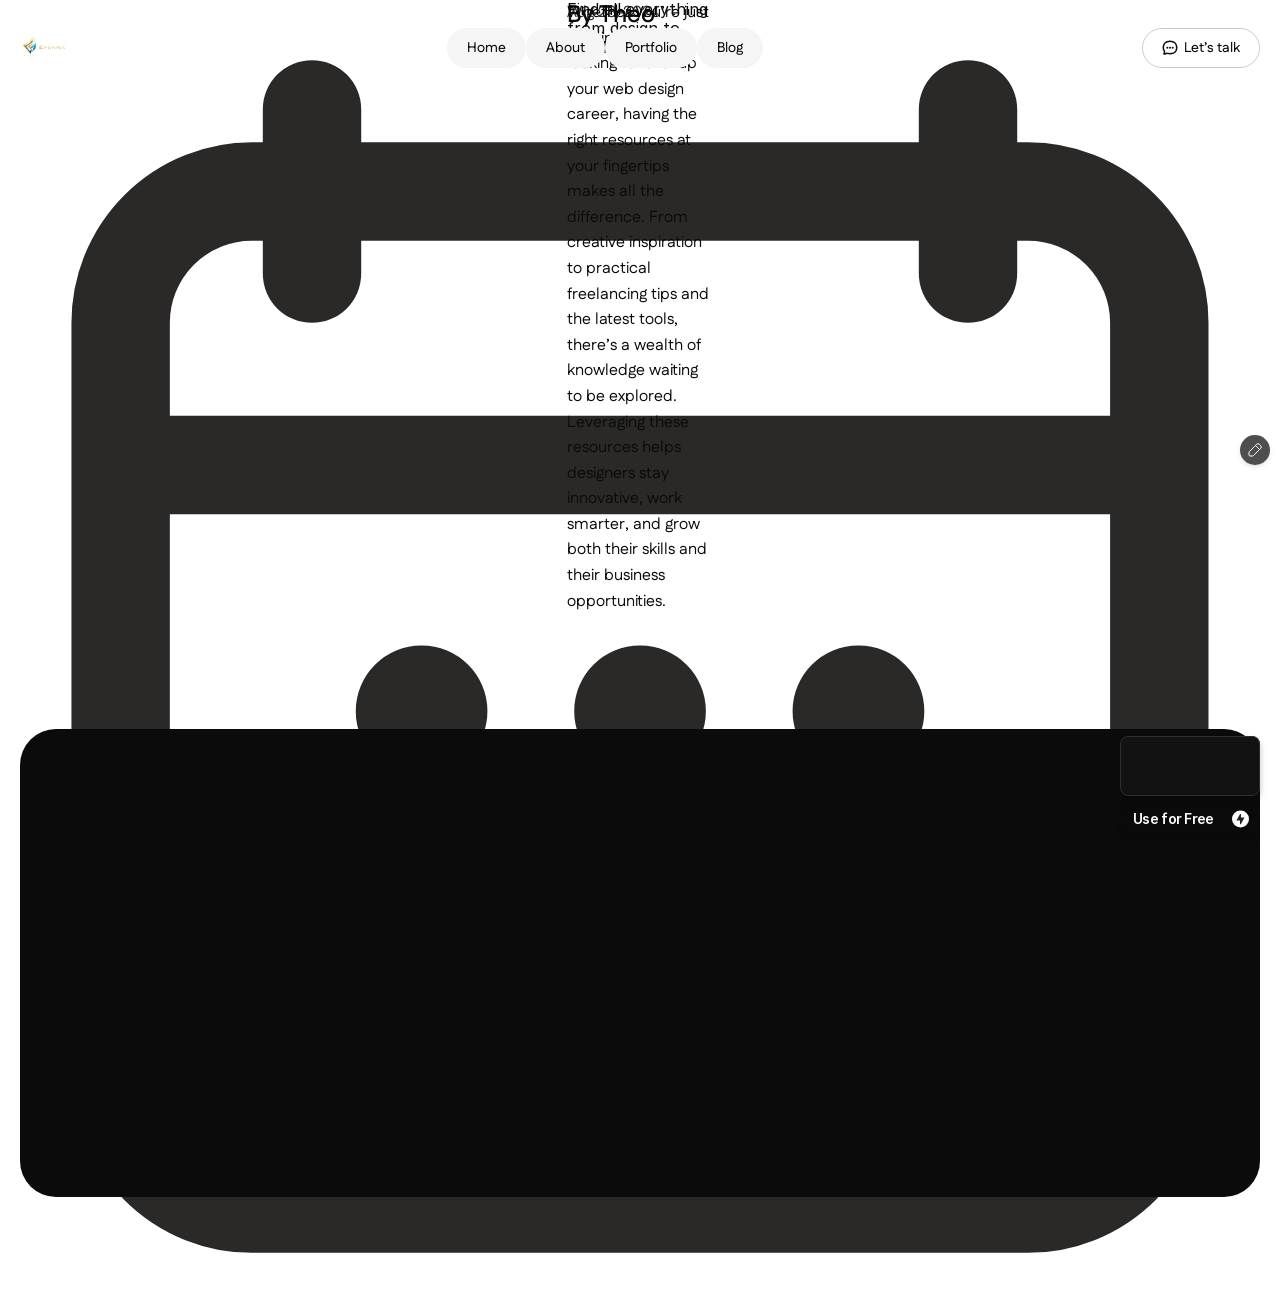
<file: blog/find-all-everything-from-design-to-freelancing/index.html>
<!DOCTYPE html>
<html lang="en" class="lenis"><head>
<base href="/">
<link rel="stylesheet" href="/styles.css"><script>(function(){var f=window.fetch;window.fetch=function(u,o){if(typeof u==='string'&&u.includes('.framercms')){return f('/assets/cms/'+u.split('/').pop(),o);}return f(u,o);};})();</script>
	<meta charset="utf-8">
	<meta name="viewport" content="width=device-width">
	<meta name="generator" content="Framer 80f113d">
	<title>Find all everything from design to freelancing - Portfolio Website</title>
    <link rel="canonical" href="https://final-fox-534912.framer.app/blog/find-all-everything-from-design-to-freelancing"><meta property="og:url" content="https://final-fox-534912.framer.app/blog/find-all-everything-from-design-to-freelancing"><meta name="description" content="Whether you’re just starting out or looking to level up your web design career, having the right resources at your fingertips makes all the difference. From creative inspiration to practical freelancing tips and the latest tools, there’s a wealth of knowledge waiting to be explored. Leveraging these resources helps designers stay innovative, work smarter, and grow both their skills and their business opportunities.">
    <meta name="framer-search-index" content="https://framerusercontent.com/sites/3VRWJns4DyxJ1sNEsjS21C/searchIndex-oA21CQHNcejg.json">
    <link href="assets/images/image-extra-1.png" rel="icon" media="(prefers-color-scheme: light)">
    <link href="assets/images/image-extra-1.png" rel="icon" media="(prefers-color-scheme: dark)">
    <!-- Open Graph -->
    <meta property="og:type" content="website">
    <meta property="og:title" content="Find all everything from design to freelancing - Portfolio Website">
    <meta property="og:description" content="Whether you’re just starting out or looking to level up your web design career, having the right resources at your fingertips makes all the difference. From creative inspiration to practical freelancing tips and the latest tools, there’s a wealth of knowledge waiting to be explored. Leveraging these resources helps designers stay innovative, work smarter, and grow both their skills and their business opportunities.">
    <meta property="og:image" content="assets/images/image-extra-2.png">
    <!-- X -->
    <meta name="twitter:card" content="summary_large_image">
    <meta name="twitter:title" content="Find all everything from design to freelancing - Portfolio Website">
    <meta name="twitter:description" content="Whether you’re just starting out or looking to level up your web design career, having the right resources at your fingertips makes all the difference. From creative inspiration to practical freelancing tips and the latest tools, there’s a wealth of knowledge waiting to be explored. Leveraging these resources helps designers stay innovative, work smarter, and grow both their skills and their business opportunities.">
    <meta name="twitter:image" content="assets/images/image-extra-2.png">
	
	
	<script>try{if(localStorage.getItem("__framer_force_showing_editorbar_since")){const n=document.createElement("link");n.rel="modulepreload";n.href="https://framer.com/edit/init.mjs";document.head.appendChild(n)}}catch(e){}</script><link rel="modulepreload" href="https://framer.com/edit/init.mjs">
	<!-- Start of headStart -->
    
    <!-- End of headStart -->
	
	
	<link href="https://fonts.gstatic.com" rel="preconnect" crossorigin="">
    <link href="https://fonts.gstatic.com" rel="preconnect" crossorigin="">
	
	<meta name="robots" content="max-image-preview:large"><!-- Start of headEnd -->
    
    <!-- End of headEnd -->
	
</head>
<body>
	
	<!-- Start of bodyStart -->
    
    <!-- End of bodyStart -->
	
	<div id="main" data-framer-hydrate-v2="{&quot;routeId&quot;:&quot;PBK6wvhHx&quot;,&quot;localeId&quot;:&quot;default&quot;,&quot;pathVariables&quot;:{&quot;U6bkJ2zYa&quot;:&quot;find-all-everything-from-design-to-freelancing&quot;},&quot;breakpoints&quot;:[{&quot;hash&quot;:&quot;ldq0gp&quot;,&quot;mediaQuery&quot;:&quot;(min-width: 1200px)&quot;},{&quot;hash&quot;:&quot;tw57wi&quot;,&quot;mediaQuery&quot;:&quot;(min-width: 810px) and (max-width: 1199.98px)&quot;},{&quot;hash&quot;:&quot;sv7xpr&quot;,&quot;mediaQuery&quot;:&quot;(max-width: 809.98px)&quot;},{&quot;hash&quot;:&quot;1uvlfzf&quot;,&quot;mediaQuery&quot;:&quot;(min-width: 1200px)&quot;},{&quot;hash&quot;:&quot;qoz70k&quot;,&quot;mediaQuery&quot;:&quot;(min-width: 810px) and (max-width: 1199.98px)&quot;},{&quot;hash&quot;:&quot;fwj6yk&quot;,&quot;mediaQuery&quot;:&quot;(max-width: 809.98px)&quot;}],&quot;collectionItemId&quot;:&quot;J0tBMzN67&quot;}" data-framer-ssr-released-at="2026-09-22T10:33:36.226Z" data-framer-page-optimized-at="2026-09-22T13:09:34.061Z" data-framer-generated-page=""><!--$--><!--$--><div class="framer-bTxfY framer-1uvlfzf" data-layout-template="true" style="--13wru43:visible;min-height:100vh;width:auto"><div class="ssr-variant hidden-fwj6yk hidden-qoz70k"><div class="framer-ur6hwr-container" data-framer-layout-hint-center-x="true" style="transform:translateX(-50%)"><nav class="framer-0aSs1 framer-18srp3u framer-v-18srp3u" data-framer-name="Desktop" style="background-color: rgba(255, 255, 255, 0); width: 100%; box-shadow: none; opacity: 1;"><div class="framer-fo834p" data-framer-name="Container" style="opacity: 1;"><div class="framer-1ups8b0" data-framer-name="Navbar" style="opacity: 1;"><div class="framer-1ruhuxi-container" style="opacity: 1;"><!--$--><a class="framer-lDyuJ framer-17f0gnq framer-v-17f0gnq framer-17779d6" data-framer-name="Default" href="../" style="height: 100%; width: 100%; opacity: 1;"><div class="framer-7lzihu" data-framer-name="Image" style="opacity: 1;"><div style="position:absolute;border-radius:inherit;corner-shape:inherit;top:0;right:0;bottom:0;left:0" data-framer-background-image-wrapper="true"><img decoding="auto" width="1536" height="1024" sizes="(min-width: 1200px) 48px, (max-width: 809.98px) 48px, (min-width: 810px) and (max-width: 1199.98px) 48px" srcset="assets/images/logo-1.png 512w,assets/images/logo-2.png 1024w,assets/images/logo-3.png 1536w" src="assets/images/logo-3.png" alt="Logo" style="display:block;width:100%;height:100%;border-radius:inherit;corner-shape:inherit;object-position:center;object-fit:cover"></div></div></a><!--/$--></div><ul class="framer-gl4crs" data-framer-name="Navigation" style="background-color:rgba(0, 0, 0, 0);border-bottom-left-radius:0px;border-bottom-right-radius:0px;border-top-left-radius:0px;border-top-right-radius:0px;box-shadow:none;opacity:1"><!--$--><li class="framer-kb8dy4-container" style="opacity: 1;"><!--$--><a class="framer-0j7ht framer-PoLMw framer-17ixekp framer-v-17ixekp framer-1ai53nj" data-framer-name="Primary" data-highlight="true" href="../" tabindex="0" style="background-color: var(--token-7b5d9f2c-a6c0-450b-bff1-12cab5ce755a, rgb(245, 245, 245)); border-radius: 1000px; opacity: 1;"><div class="framer-wcdkum" data-framer-name="Text" data-framer-component-type="RichTextContainer" style="--extracted-r6o4lv: var(--token-949b360b-9e64-4017-8985-c09cc605bb85, rgb(10, 11, 10)); --framer-paragraph-spacing: 0px; transform: none; opacity: 1;"><p class="framer-text framer-styles-preset-nq1u6z" data-styles-preset="WBcn5oa1r" style="--framer-text-color:var(--extracted-r6o4lv, var(--token-949b360b-9e64-4017-8985-c09cc605bb85, rgb(10, 11, 10)))">Home</p></div></a><!--/$--></li><!--/$--><!--$--><li class="framer-19ld0jh-container" style="opacity: 1;"><!--$--><a class="framer-0j7ht framer-PoLMw framer-17ixekp framer-v-17ixekp framer-1ai53nj" data-framer-name="Primary" data-highlight="true" href="../about" tabindex="0" style="background-color: var(--token-7b5d9f2c-a6c0-450b-bff1-12cab5ce755a, rgb(245, 245, 245)); border-radius: 1000px; opacity: 1;"><div class="framer-wcdkum" data-framer-name="Text" data-framer-component-type="RichTextContainer" style="--extracted-r6o4lv: var(--token-949b360b-9e64-4017-8985-c09cc605bb85, rgb(10, 11, 10)); --framer-paragraph-spacing: 0px; transform: none; opacity: 1;"><p class="framer-text framer-styles-preset-nq1u6z" data-styles-preset="WBcn5oa1r" style="--framer-text-color:var(--extracted-r6o4lv, var(--token-949b360b-9e64-4017-8985-c09cc605bb85, rgb(10, 11, 10)))">About</p></div></a><!--/$--></li><!--/$--><!--$--><li class="framer-13m6529-container" style="opacity: 1;"><!--$--><a class="framer-0j7ht framer-PoLMw framer-17ixekp framer-v-17ixekp framer-1ai53nj" data-framer-name="Primary" data-highlight="true" href="../portfolio" tabindex="0" style="background-color: var(--token-7b5d9f2c-a6c0-450b-bff1-12cab5ce755a, rgb(245, 245, 245)); border-radius: 1000px; opacity: 1;"><div class="framer-wcdkum" data-framer-name="Text" data-framer-component-type="RichTextContainer" style="--extracted-r6o4lv: var(--token-949b360b-9e64-4017-8985-c09cc605bb85, rgb(10, 11, 10)); --framer-paragraph-spacing: 0px; transform: none; opacity: 1;"><p class="framer-text framer-styles-preset-nq1u6z" data-styles-preset="WBcn5oa1r" style="--framer-text-color:var(--extracted-r6o4lv, var(--token-949b360b-9e64-4017-8985-c09cc605bb85, rgb(10, 11, 10)))">Portfolio</p></div></a><!--/$--></li><!--/$--><!--$--><li class="framer-1iy6w8u-container" style="opacity: 1;"><!--$--><a class="framer-0j7ht framer-PoLMw framer-17ixekp framer-v-17ixekp framer-1ai53nj" data-framer-name="Primary" data-highlight="true" href="../blog" tabindex="0" style="background-color: var(--token-7b5d9f2c-a6c0-450b-bff1-12cab5ce755a, rgb(245, 245, 245)); border-radius: 1000px; opacity: 1;"><div class="framer-wcdkum" data-framer-name="Text" data-framer-component-type="RichTextContainer" style="--extracted-r6o4lv: var(--token-949b360b-9e64-4017-8985-c09cc605bb85, rgb(10, 11, 10)); --framer-paragraph-spacing: 0px; transform: none; opacity: 1;"><p class="framer-text framer-styles-preset-nq1u6z" data-styles-preset="WBcn5oa1r" style="--framer-text-color:var(--extracted-r6o4lv, var(--token-949b360b-9e64-4017-8985-c09cc605bb85, rgb(10, 11, 10)))">Blog</p></div></a><!--/$--></li><!--/$--></ul><div class="framer-1uuwo3i" data-framer-name="Button Block" style="opacity: 1;"><!--$--><div class="framer-1ndqnl2-container" style="opacity: 1;"><!--$--><a class="framer-yxd7o framer-apnp3 framer-PoLMw framer-1n7w2b8 framer-v-4s9nzx framer-mk0ano" data-border="true" data-framer-name="Header" href="../contact" style="--border-bottom-width: 1px; --border-color: var(--token-654e38f5-ff4e-47e8-a705-d17ecd43d08d, rgb(204, 203, 203)); --border-left-width: 1px; --border-right-width: 1px; --border-style: solid; --border-top-width: 1px; background-color: rgba(197, 240, 41, 0); border-radius: 999px; opacity: 1;"><div class="framer-6dcmcc" data-framer-name="Text" data-framer-component-type="RichTextContainer" style="--extracted-r6o4lv: var(--token-949b360b-9e64-4017-8985-c09cc605bb85, rgb(10, 11, 10)); --framer-paragraph-spacing: 0px; transform: none; opacity: 1;"><p class="framer-text framer-styles-preset-nq1u6z" data-styles-preset="WBcn5oa1r" style="--framer-text-color:var(--extracted-r6o4lv, var(--token-949b360b-9e64-4017-8985-c09cc605bb85, rgb(10, 11, 10)))">Let’s talk</p></div><div class="framer-1efien3" data-framer-name="Icon Wrap" style="opacity: 1;"><div class="framer-pfcsot" data-framer-name="Hover Icon" style="opacity:0"><div style="position:absolute;border-radius:inherit;corner-shape:inherit;top:0;right:0;bottom:0;left:0" data-framer-background-image-wrapper="true"><img decoding="auto" width="16" height="16" src="assets/images/icon-1.svg" alt="Icon" style="display:block;width:100%;height:100%;border-radius:inherit;corner-shape:inherit;object-position:center;object-fit:cover"></div></div><div class="framer-1pke27q" data-framer-name="Default Icon" style="opacity:1"><div style="position:absolute;border-radius:inherit;corner-shape:inherit;top:0;right:0;bottom:0;left:0" data-framer-background-image-wrapper="true"><img decoding="auto" width="16" height="16" src="assets/images/icon-2.svg" alt="Icon" style="display:block;width:100%;height:100%;border-radius:inherit;corner-shape:inherit;object-position:center;object-fit:cover"></div></div></div></a><!--/$--></div><!--/$--></div></div></div></nav></div></div><div data-framer-root="" class="framer-dEzqN framer-YBqoE framer-Bibob framer-DTDxu framer-OlTyu framer-wypDN framer-qbpQ1 framer-SSPwS framer-lg7V0 framer-ldq0gp" style="min-height:100vh;width:auto;display:contents"><div class="framer-1sigal0-container"><!--$--><div></div><!--/$--></div><section class="framer-cyivh9" data-framer-name="Blog Details Section"><div class="framer-1aufdd2" data-framer-name="Container"><div class="framer-u2kbz8" data-framer-name="Content Wrapper"><div class="framer-1nqqd9n" data-framer-name="Details Content Block"><div class="framer-1c8y524" data-framer-name="Text Block"><div class="framer-1ayerp7" data-framer-name="Date Block"><div class="ssr-variant"><div class="framer-1mj4oji" data-framer-name="Icon"><div style="position:absolute;border-radius:inherit;corner-shape:inherit;top:0;right:0;bottom:0;left:0" data-framer-background-image-wrapper="true"><img decoding="auto" width="20" height="20" src="assets/images/calender-icon.svg" alt="Calender Icon" style="display:block;width:100%;height:100%;border-radius:inherit;corner-shape:inherit;object-position:center;object-fit:cover"></div></div></div><div class="framer-zkdo1g" data-framer-name="Date" data-framer-component-type="RichTextContainer" style="transform:none"><p class="framer-text framer-styles-preset-1htgcg1" data-styles-preset="lIHPTnbc6" style="--framer-text-color:var(--token-a8a71f82-fd8c-4a59-ae58-bfae44d40723, rgb(43, 41, 40))"><time datetime="2024-08-28T00:00:00.000Z">Aug 28, 2024</time></p></div></div><div class="framer-t0rytc" data-framer-appear-id="t0rytc" data-framer-name="Title Wrap" style="opacity: 0.001; transform: translateY(50px); will-change: transform;"><div class="framer-1y46jzd" data-framer-name="Title" data-framer-component-type="RichTextContainer" style="transform:none"><h1 class="framer-text framer-styles-preset-1qf2ayq" data-styles-preset="xJCmFK54v" style="--framer-text-color:var(--token-949b360b-9e64-4017-8985-c09cc605bb85, rgb(10, 11, 10))">Find all everything from design to freelancing</h1></div><div class="framer-eqf8xq" data-framer-name="Description" data-framer-component-type="RichTextContainer" style="transform:none"><p class="framer-text framer-styles-preset-1htgcg1" data-styles-preset="lIHPTnbc6" style="--framer-text-color:var(--token-949b360b-9e64-4017-8985-c09cc605bb85, rgb(10, 11, 10))">Whether you’re just starting out or looking to level up your web design career, having the right resources at your fingertips makes all the difference. From creative inspiration to practical freelancing tips and the latest tools, there’s a wealth of knowledge waiting to be explored. Leveraging these resources helps designers stay innovative, work smarter, and grow both their skills and their business opportunities.</p></div></div><div class="framer-1bn75jz" data-framer-appear-id="1bn75jz" data-framer-name="User Info Block" style="opacity: 0.001; transform: translateY(50px); will-change: transform;"><div class="ssr-variant"><div class="framer-bl0h0u" data-framer-name="User Image"><div style="position:absolute;border-radius:inherit;corner-shape:inherit;top:0;right:0;bottom:0;left:0" data-framer-background-image-wrapper="true"><img decoding="auto" width="7360" height="4912" sizes="(min-width: 1200px) 60px, (min-width: 810px) and (max-width: 1199.98px) 60px, (max-width: 809.98px) 60px" srcset="assets/images/user-image-1.jpeg 512w,assets/images/user-image-2.jpeg 1024w,assets/images/user-image-3.jpeg 2048w,assets/images/user-image-4.jpeg 4096w,assets/images/user-image-5.jpeg 7360w" src="assets/images/user-image-5.jpeg" alt="User Image" style="display:block;width:100%;height:100%;border-radius:inherit;corner-shape:inherit;object-position:center top;object-fit:cover"></div></div></div><div class="framer-jxx2m8" data-framer-name="User Name" data-framer-component-type="RichTextContainer" style="transform:none"><p class="framer-text framer-styles-preset-13od68f" data-styles-preset="iBhKrgdg4" style="--framer-text-color:var(--token-949b360b-9e64-4017-8985-c09cc605bb85, rgb(10, 11, 10))">By Theo Mercer</p></div></div></div><div class="ssr-variant hidden-sv7xpr"><div class="framer-8p4ine" data-framer-name="Banner Image" style="will-change:transform;opacity:0;transform:translateY(50px)"><div style="position:absolute;border-radius:inherit;corner-shape:inherit;top:0;right:0;bottom:0;left:0" data-framer-background-image-wrapper="true"><img decoding="auto" width="1792" height="1920" sizes="(min-width: 1200px) max(min(100vw, 1320px) - 40px, 1px), (max-width: 809.98px) max(min(100vw, 620px) - 40px, 1px), (min-width: 810px) and (max-width: 1199.98px) max(min(100vw, 990px) - 40px, 1px)" srcset="assets/images/thumbnail-image-21.png 955w,assets/images/thumbnail-image-22.png 1792w" src="assets/images/thumbnail-image-22.png" alt="Banner Image" style="display:block;width:100%;height:100%;border-radius:inherit;corner-shape:inherit;object-position:center;object-fit:cover"></div></div></div><div class="ssr-variant hidden-sv7xpr"><div class="framer-s49cdv" data-framer-name="Content" data-framer-component-type="RichTextContainer" style="will-change:transform;opacity:0;transform:translateY(50px)"><h4 class="framer-text framer-styles-preset-1y1y8og"><strong class="framer-text">Introduction</strong></h4><p class="framer-text framer-styles-preset-1dgvxjo">Motion design is a key part of creating engaging digital experiences, helping users interact with websites, apps, and videos in a seamless way. Thoughtful motion can guide attention, clarify navigation, and make interfaces feel more intuitive without overwhelming the user.</p><p class="framer-text framer-styles-preset-1dgvxjo"><br class="framer-text trailing-break"></p><h4 class="framer-text framer-styles-preset-1y1y8og"><strong class="framer-text">Data-Driven Decisions for Growth</strong></h4><p class="framer-text framer-styles-preset-1dgvxjo">Marketing decisions backed by data provide clarity and direction. Analyzing metrics, tracking performance, and understanding audience behavior helps brands optimize campaigns, allocate resources effectively, and improve ROI. Data reduces guesswork and allows for informed experimentation.</p><p class="framer-text framer-styles-preset-1dgvxjo">However, numbers alone don’t tell the full story. Combining insights with creative intuition ensures campaigns are both strategic and compelling. The best marketers use data to guide, not limit, their creativity, turning insights into actionable strategies that drive meaningful growth.</p><p class="framer-text framer-styles-preset-1dgvxjo"><br class="framer-text trailing-break"></p><h4 class="framer-text framer-styles-preset-1y1y8og"><strong class="framer-text">The Art of Timing</strong></h4><p class="framer-text framer-styles-preset-1dgvxjo">Timing is more than sequencing; it’s the heartbeat of action. Too early, and efforts may falter; too late, and chances may vanish. Finding the right cadence requires intuition and a willingness to experiment.</p></div></div><div class="framer-1oklc65" data-border="true" data-framer-name="Qoute Block" style="will-change:transform;opacity:0;transform:translateY(50px)"><div class="framer-14jdol6" data-framer-name="Text Wrapper"><div class="framer-5d7do0" data-framer-name="Qoute" data-framer-component-type="RichTextContainer" style="transform:none"><p class="framer-text framer-styles-preset-ug2f6d" data-styles-preset="XzT7wiUNw" style="--framer-text-color:var(--token-949b360b-9e64-4017-8985-c09cc605bb85, rgb(10, 11, 10))">"The vintner, the thresher, the shepherd, and the potter… together make up the fundamental and enduring stock of our citizenry, they are the backbone and vigor of the territory, laborers who hold freedom sacred and want nothing save justice and fair dealing."</p></div></div></div><div class="ssr-variant hidden-sv7xpr"><div class="framer-7obuco" data-framer-name="Content" data-framer-component-type="RichTextContainer" style="will-change:transform;opacity:0;transform:translateY(50px)"><p class="framer-text framer-styles-preset-1dgvxjo">Network latency management is critical for overall performance. Techniques like intelligent caching and buffering optimize response times.</p><ul class="framer-text"><li data-preset-tag="p" class="framer-text framer-styles-preset-1dgvxjo"><p class="framer-text framer-styles-preset-1dgvxjo"><strong class="framer-text">Packet loss monitoring maintains connection quality.</strong></p></li><li data-preset-tag="p" class="framer-text framer-styles-preset-1dgvxjo"><p class="framer-text framer-styles-preset-1dgvxjo"><strong class="framer-text">Routing optimization reduces delays.</strong></p></li><li data-preset-tag="p" class="framer-text framer-styles-preset-1dgvxjo"><p class="framer-text framer-styles-preset-1dgvxjo"><strong class="framer-text">Bandwidth allocation improves throughput.</strong></p></li><li data-preset-tag="p" class="framer-text framer-styles-preset-1dgvxjo"><p class="framer-text framer-styles-preset-1dgvxjo"><strong class="framer-text">Load balancing prevents bottlenecks.</strong></p></li><li data-preset-tag="p" class="framer-text framer-styles-preset-1dgvxjo"><p class="framer-text framer-styles-preset-1dgvxjo"><strong class="framer-text">Real-time metrics track performance efficiently.</strong></p></li></ul></div></div><div class="framer-1fywkvt-container" style="will-change:transform;opacity:0;transform:translateY(50px)"><!--$--><article style="position:relative;width:100%;height:100%;border-radius:36px;transform:unset;cursor:pointer;overflow:hidden" role="presentation"><link rel="preconnect" href="https://i.ytimg.com"><img decoding="async" src="assets/images/find-all-everything-from-design-to-freel-14.webp" style="position:absolute;top:0;left:0;height:100%;width:100%;object-fit:cover"><iframe loading="lazy" style="position:absolute;top:0;left:0;height:100%;width:100%;display:none" title="Youtube Video" allow="presentation; fullscreen; accelerometer; autoplay; encrypted-media; gyroscope; picture-in-picture" src="https://www.youtube.com/embed/1QgxImLgDVM?si=j3fY2btAaVNjCNSh&amp;iv_load_policy=3&amp;rel=0&amp;modestbranding=1&amp;playsinline=1&amp;autoplay=0" frameborder="0"></iframe><button aria-label="Play" style="position:absolute;top:50%;left:50%;transform:translate(-50%, -50%);width:68px;height:48px;padding:0;border:none;background:transparent;cursor:pointer"><svg height="100%" version="1.1" viewBox="0 0 68 48" width="100%"><path d="M66.52,7.74c-0.78-2.93-2.49-5.41-5.42-6.19C55.79,.13,34,0,34,0S12.21,.13,6.9,1.55 C3.97,2.33,2.27,4.81,1.48,7.74C0.06,13.05,0,24,0,24s0.06,10.95,1.48,16.26c0.78,2.93,2.49,5.41,5.42,6.19 C12.21,47.87,34,48,34,48s21.79-0.13,27.1-1.55c2.93-0.78,4.64-3.26,5.42-6.19C67.94,34.95,68,24,68,24S67.94,13.05,66.52,7.74z" fill="#212121" fill-opacity="0.8" style="transition:fill .1s cubic-bezier(0.4, 0, 1, 1), fill-opacity .1s cubic-bezier(0.4, 0, 1, 1)"></path><path d="M 45,24 27,14 27,34" fill="#fff"></path></svg></button></article><!--/$--></div><div class="ssr-variant hidden-sv7xpr"><div class="framer-adgvcb" data-framer-name="Content" data-framer-component-type="RichTextContainer" style="will-change:transform;opacity:0;transform:translateY(50px)"><h4 class="framer-text framer-styles-preset-1y1y8og"><strong class="framer-text">The Unfinished Passage</strong></h4><p class="framer-text framer-styles-preset-1dgvxjo">Steps ascended only to gradually dissolve into thin air, stairways halted abruptly, as if the act of building had been interrupted mid-thought. Platforms stretched outward but ended in silent emptiness, waiting without any promise of continuation. What appeared as incompletion revealed itself as intentional design—the deliberate withholding of arrival, the eternal suggestion of what might have been. The unfinished passage was not broken but entirely intentional, a poignant reminder that destination was never truly the point. Every halted stair, every fractured floor, was an invitation not to cross but to pause, to dwell in the endlessness of patient approach, where anticipation itself became the architecture.</p><p class="framer-text framer-styles-preset-1dgvxjo"><br class="framer-text trailing-break"></p><h4 class="framer-text framer-styles-preset-1y1y8og"><strong class="framer-text">Conclusion</strong></h4><p class="framer-text framer-styles-preset-1dgvxjo">The passage may end abruptly, yet its incompletion is its own message. Meaning is often found not in arrival, but in the act of moving forward, observing, and embracing what remains unfinished.</p></div></div></div><div class="ssr-variant hidden-sv7xpr"><div class="framer-18ofvhh" data-framer-name="Bottom Content" style="will-change:transform;opacity:0;transform:translateY(50px)"><div class="framer-10u8zou" data-framer-name="Social Info Block"><div class="framer-1ejjlfa" data-framer-name="Text" data-framer-component-type="RichTextContainer" style="transform:none"><p class="framer-text framer-styles-preset-i8h8do" data-styles-preset="N27jjW0oB" style="--framer-text-color:var(--token-949b360b-9e64-4017-8985-c09cc605bb85, rgb(10, 11, 10))">Share it on :</p></div><div class="framer-ycxhb7" data-framer-name="Social Icon Block"><div class="ssr-variant hidden-tw57wi"><div class="framer-18wi3kp-container"><!--$--><a class="framer-RuWYO framer-1stc8a2 framer-v-1f716lx framer-lxr1jy" data-framer-name="Terially" data-border="true" href="https://facebook.com" target="_blank" style="--border-bottom-width: 1px; --border-color: var(--token-654e38f5-ff4e-47e8-a705-d17ecd43d08d, rgb(204, 203, 203)); --border-left-width: 1px; --border-right-width: 1px; --border-style: solid; --border-top-width: 1px; background: linear-gradient(322deg, rgba(9, 10, 9, 0) 0%, rgba(9, 10, 9, 0) 100%) rgba(9, 10, 9, 0); border-radius: 100px; opacity: 1;"><div class="framer-122wy6" data-framer-name="Icon Wrap" style="opacity: 1;"><div class="framer-18nkesa" data-framer-name="Hover Icon" style="opacity:0"><div style="position:absolute;border-radius:inherit;corner-shape:inherit;top:0;right:0;bottom:0;left:0" data-framer-background-image-wrapper="true"><img decoding="async" loading="lazy" width="16" height="16" src="assets/images/social-icon-11.svg" alt="Social Icon" style="display:block;width:100%;height:100%;border-radius:inherit;corner-shape:inherit;object-position:center;object-fit:cover"></div></div><div class="framer-3n0p2t" data-framer-name="Default Icon" style="opacity:1"><div style="position:absolute;border-radius:inherit;corner-shape:inherit;top:0;right:0;bottom:0;left:0" data-framer-background-image-wrapper="true"><img decoding="async" loading="lazy" width="16" height="16" src="assets/images/social-icon-12.svg" alt="Social Icon" style="display:block;width:100%;height:100%;border-radius:inherit;corner-shape:inherit;object-position:center;object-fit:cover"></div></div></div></a><!--/$--></div></div><div class="ssr-variant hidden-tw57wi"><div class="framer-2a0wqs-container"><!--$--><a class="framer-RuWYO framer-1stc8a2 framer-v-1f716lx framer-lxr1jy" data-framer-name="Terially" data-border="true" href="https://instagram.com" target="_blank" style="--border-bottom-width: 1px; --border-color: var(--token-654e38f5-ff4e-47e8-a705-d17ecd43d08d, rgb(204, 203, 203)); --border-left-width: 1px; --border-right-width: 1px; --border-style: solid; --border-top-width: 1px; background: linear-gradient(322deg, rgba(9, 10, 9, 0) 0%, rgba(9, 10, 9, 0) 100%) rgba(9, 10, 9, 0); border-radius: 100px; opacity: 1;"><div class="framer-122wy6" data-framer-name="Icon Wrap" style="opacity: 1;"><div class="framer-18nkesa" data-framer-name="Hover Icon" style="opacity:0"><div style="position:absolute;border-radius:inherit;corner-shape:inherit;top:0;right:0;bottom:0;left:0" data-framer-background-image-wrapper="true"><img decoding="async" loading="lazy" width="16" height="16" src="assets/images/social-icon-13.svg" alt="Social Icon" style="display:block;width:100%;height:100%;border-radius:inherit;corner-shape:inherit;object-position:center;object-fit:cover"></div></div><div class="framer-3n0p2t" data-framer-name="Default Icon" style="opacity:1"><div style="position:absolute;border-radius:inherit;corner-shape:inherit;top:0;right:0;bottom:0;left:0" data-framer-background-image-wrapper="true"><img decoding="async" loading="lazy" width="16" height="16" src="assets/images/social-icon-14.svg" alt="Social Icon" style="display:block;width:100%;height:100%;border-radius:inherit;corner-shape:inherit;object-position:center;object-fit:cover"></div></div></div></a><!--/$--></div></div><div class="ssr-variant hidden-tw57wi"><div class="framer-1ni3wuw-container"><!--$--><a class="framer-RuWYO framer-1stc8a2 framer-v-1f716lx framer-lxr1jy" data-framer-name="Terially" data-border="true" href="https://twitter.com" target="_blank" style="--border-bottom-width: 1px; --border-color: var(--token-654e38f5-ff4e-47e8-a705-d17ecd43d08d, rgb(204, 203, 203)); --border-left-width: 1px; --border-right-width: 1px; --border-style: solid; --border-top-width: 1px; background: linear-gradient(322deg, rgba(9, 10, 9, 0) 0%, rgba(9, 10, 9, 0) 100%) rgba(9, 10, 9, 0); border-radius: 100px; opacity: 1;"><div class="framer-122wy6" data-framer-name="Icon Wrap" style="opacity: 1;"><div class="framer-18nkesa" data-framer-name="Hover Icon" style="opacity:0"><div style="position:absolute;border-radius:inherit;corner-shape:inherit;top:0;right:0;bottom:0;left:0" data-framer-background-image-wrapper="true"><img decoding="async" loading="lazy" width="16" height="16" src="assets/images/social-icon-15.svg" alt="Social Icon" style="display:block;width:100%;height:100%;border-radius:inherit;corner-shape:inherit;object-position:center;object-fit:cover"></div></div><div class="framer-3n0p2t" data-framer-name="Default Icon" style="opacity:1"><div style="position:absolute;border-radius:inherit;corner-shape:inherit;top:0;right:0;bottom:0;left:0" data-framer-background-image-wrapper="true"><img decoding="async" loading="lazy" width="16" height="16" src="assets/images/social-icon-16.svg" alt="Social Icon" style="display:block;width:100%;height:100%;border-radius:inherit;corner-shape:inherit;object-position:center;object-fit:cover"></div></div></div></a><!--/$--></div></div></div></div><div class="framer-1luc4l7" data-framer-name="Button Group"><!--$--><div class="ssr-variant hidden-tw57wi"><div class="framer-kij828-container" style="--abs64n:1"><!--$--><a class="framer-kYzA1 framer-apnp3 framer-3tjZ5 framer-a7mmjd framer-v-td6nje framer-ppxvkl" data-framer-name="Privious" href="./balancing-design-creativity-with-efficiency" style="background-color: var(--token-30b44872-905e-4817-8dee-ab29e8190fe3, rgb(242, 242, 242)); border-radius: 999px; opacity: 1;"><div class="framer-1jwq5iv" data-framer-name="Text" data-framer-component-type="RichTextContainer" style="--extracted-r6o4lv: var(--token-949b360b-9e64-4017-8985-c09cc605bb85, rgb(10, 11, 10)); --framer-paragraph-spacing: 0px; transform: none; opacity: 1;"><p class="framer-text framer-styles-preset-11pdutb" data-styles-preset="n4POwZ1Fl" style="--framer-text-color:var(--extracted-r6o4lv, var(--token-949b360b-9e64-4017-8985-c09cc605bb85, rgb(10, 11, 10)))">Previous</p></div><div class="framer-211upl" data-framer-name="Icon Wrap" style="opacity: 1;"><div class="framer-1g8w01p" data-framer-name="Hover Icon" style="opacity:0"><div style="position:absolute;border-radius:inherit;corner-shape:inherit;top:0;right:0;bottom:0;left:0" data-framer-background-image-wrapper="true"><img decoding="async" loading="lazy" width="18" height="18" src="assets/images/arrow-icon-8.svg" alt="Arrow Icon" style="display:block;width:100%;height:100%;border-radius:inherit;corner-shape:inherit;object-position:center;object-fit:cover"></div></div><div class="framer-gptit6" data-framer-name="Default Icon" style="opacity:1"><div style="position:absolute;border-radius:inherit;corner-shape:inherit;top:0;right:0;bottom:0;left:0" data-framer-background-image-wrapper="true"><img decoding="async" loading="lazy" width="18" height="18" src="assets/images/arrow-icon-9.svg" alt="Arrow Icon" style="display:block;width:100%;height:100%;border-radius:inherit;corner-shape:inherit;object-position:center;object-fit:cover"></div></div></div></a><!--/$--></div></div><!--/$--><!--$--><div class="ssr-variant hidden-tw57wi"><div class="framer-19ofpnp-container" style="--5p0z4x:1"><!--$--><a class="framer-kYzA1 framer-apnp3 framer-3tjZ5 framer-a7mmjd framer-v-1lre3fc framer-ppxvkl" data-framer-name="Next" href="./webflow-freelancer-to-agency-owner-path" style="background-color: var(--token-30b44872-905e-4817-8dee-ab29e8190fe3, rgb(242, 242, 242)); border-radius: 999px; opacity: 1;"><div class="framer-1jwq5iv" data-framer-name="Text" data-framer-component-type="RichTextContainer" style="--extracted-r6o4lv: var(--token-949b360b-9e64-4017-8985-c09cc605bb85, rgb(10, 11, 10)); --framer-paragraph-spacing: 0px; transform: none; opacity: 1;"><p class="framer-text framer-styles-preset-11pdutb" data-styles-preset="n4POwZ1Fl" style="--framer-text-color:var(--extracted-r6o4lv, var(--token-949b360b-9e64-4017-8985-c09cc605bb85, rgb(10, 11, 10)))">Next</p></div><div class="framer-211upl" data-framer-name="Icon Wrap" style="opacity: 1;"><div class="framer-1g8w01p" data-framer-name="Hover Icon" style="opacity:0"><div style="position:absolute;border-radius:inherit;corner-shape:inherit;top:0;right:0;bottom:0;left:0" data-framer-background-image-wrapper="true"><img decoding="async" loading="lazy" width="18" height="18" src="assets/images/arrow-icon-4.svg" alt="Arrow Icon" style="display:block;width:100%;height:100%;border-radius:inherit;corner-shape:inherit;object-position:center;object-fit:cover"></div></div><div class="framer-gptit6" data-framer-name="Default Icon" style="opacity:1"><div style="position:absolute;border-radius:inherit;corner-shape:inherit;top:0;right:0;bottom:0;left:0" data-framer-background-image-wrapper="true"><img decoding="async" loading="lazy" width="18" height="18" src="assets/images/arrow-icon-10.svg" alt="Arrow Icon" style="display:block;width:100%;height:100%;border-radius:inherit;corner-shape:inherit;object-position:center;object-fit:cover"></div></div></div></a><!--/$--></div></div><!--/$--></div></div></div></div></div><div aria-label="Scroll Trigger" class="framer-ont1b5" data-framer-name="Scroll Triger" id="scroll-trigger"></div></section><section class="framer-e6ds08" data-framer-name="Blog Section"><div class="framer-wnwnd0" data-framer-name="Container"><div class="framer-2slovs" data-framer-name="Content Wrapper"><div class="ssr-variant hidden-sv7xpr"><div class="framer-1akrtd8" data-framer-name="Title Block" style="will-change:transform;opacity:0;transform:translateY(50px)"><div class="framer-13xjinv" data-framer-name="Title" data-framer-component-type="RichTextContainer" style="transform:none"><h2 class="framer-text framer-styles-preset-1cfv4er" data-styles-preset="PDRsvVt2O">Related blogs</h2></div><!--$--><div class="ssr-variant hidden-tw57wi"><div class="framer-1ipkq3t-container"><!--$--><a class="framer-yxd7o framer-apnp3 framer-PoLMw framer-1n7w2b8 framer-v-1n7w2b8 framer-mk0ano" data-border="true" data-framer-name="Default" href="../blog" style="--border-bottom-width: 1px; --border-color: var(--token-654e38f5-ff4e-47e8-a705-d17ecd43d08d, rgb(204, 203, 203)); --border-left-width: 1px; --border-right-width: 1px; --border-style: solid; --border-top-width: 1px; background-color: rgba(197, 240, 41, 0); border-radius: 999px; opacity: 1;"><div class="framer-6dcmcc" data-framer-name="Text" data-framer-component-type="RichTextContainer" style="--extracted-r6o4lv: var(--token-949b360b-9e64-4017-8985-c09cc605bb85, rgb(10, 11, 10)); --framer-paragraph-spacing: 0px; transform: none; opacity: 1;"><p class="framer-text framer-styles-preset-11pdutb" data-styles-preset="n4POwZ1Fl" style="--framer-text-color:var(--extracted-r6o4lv, var(--token-949b360b-9e64-4017-8985-c09cc605bb85, rgb(10, 11, 10)))">View all  post</p></div></a><!--/$--></div></div><!--/$--></div></div><div class="framer-1famkax" data-framer-name="Blog Card Grid"><!--$--><div class="ssr-variant hidden-sv7xpr hidden-tw57wi"><!--$--><div class="framer-1fcavxm-container" style="will-change:transform;opacity:0;transform:translateY(50px)"><div class="framer-lUpRv framer-DTDxu framer-1chlzo6 framer-v-1chlzo6" data-framer-name="Default" style="height: 100%; width: 100%; opacity: 1;"><!--$--><a class="framer-kbt4b2 framer-nrtrk4" data-framer-name="Image Wrap" href="./14-common-design-misconceptions" style="border-radius: 24px; opacity: 1;"><div class="framer-1l2deix" data-framer-name="Image" style="transform: none; opacity: 1;"><div style="position:absolute;border-radius:inherit;corner-shape:inherit;top:0;right:0;bottom:0;left:0" data-framer-background-image-wrapper="true"><img decoding="auto" width="4000" height="6000" sizes="(min-width: 1200px) max(max((min(100vw, 1320px) - 88px) / 3, 10px), 1px), (max-width: 809.98px) 100vw, (min-width: 810px) and (max-width: 1199.98px) max((min(100vw, 990px) - 64px) / 2, 10px)" srcset="assets/images/thumbnail-image-7.jpeg 682w,assets/images/thumbnail-image-6.jpeg 1365w,assets/images/thumbnail-image-8.jpeg 2730w,assets/images/thumbnail-image-9.jpeg 4000w" src="assets/images/thumbnail-image-9.jpeg" alt="Thumbnail Image" style="display:block;width:100%;height:100%;border-radius:inherit;corner-shape:inherit;object-position:center;object-fit:cover"></div></div><div class="framer-1xdr8al" data-framer-name="Linear Overlay" style="background: linear-gradient(rgba(10, 11, 10, 0) 0%, rgba(10, 11, 10, 0.6) 100%); opacity: 1;"></div></a><!--/$--><div class="framer-1kwn3uh" data-framer-name="Text" data-framer-component-type="RichTextContainer" style="justify-content: flex-end; --extracted-r6o4lv: var(--token-7b5d9f2c-a6c0-450b-bff1-12cab5ce755a, rgb(245, 245, 245)); --framer-paragraph-spacing: 0px; transform: none; opacity: 1;"><p class="framer-text framer-styles-preset-13od68f" data-styles-preset="iBhKrgdg4" style="--framer-text-color:var(--extracted-r6o4lv, var(--token-7b5d9f2c-a6c0-450b-bff1-12cab5ce755a, rgb(245, 245, 245)))">14 common design misconceptions</p></div><div class="framer-48pr6y-container" style="opacity:0;transform:translate(-50%, -50%) scale(0.2)"><!--$--><a class="framer-kYzA1 framer-apnp3 framer-3tjZ5 framer-a7mmjd framer-v-1o26edn framer-ppxvkl" data-framer-name="Primary - Small" href="./14-common-design-misconceptions" style="background-color: var(--token-00fd2154-92d3-498b-940a-b773b1fa8e3c, rgb(197, 240, 40)); border-radius: 999px; opacity: 1;"><div class="framer-1jwq5iv" data-framer-name="Text" data-framer-component-type="RichTextContainer" style="--extracted-r6o4lv: var(--token-949b360b-9e64-4017-8985-c09cc605bb85, rgb(10, 11, 10)); --framer-paragraph-spacing: 0px; transform: none; opacity: 1;"><p class="framer-text framer-styles-preset-11pdutb" data-styles-preset="n4POwZ1Fl" style="--framer-text-color:var(--extracted-r6o4lv, var(--token-949b360b-9e64-4017-8985-c09cc605bb85, rgb(10, 11, 10)))">Read more</p></div><div class="framer-211upl" data-framer-name="Icon Wrap" style="opacity: 1;"><div class="framer-1g8w01p" data-framer-name="Hover Icon" style="opacity:0"><div style="position:absolute;border-radius:inherit;corner-shape:inherit;top:0;right:0;bottom:0;left:0" data-framer-background-image-wrapper="true"><img decoding="async" loading="lazy" width="18" height="18" src="assets/images/arrow-icon-4.svg" alt="Arrow Icon" style="display:block;width:100%;height:100%;border-radius:inherit;corner-shape:inherit;object-position:center;object-fit:cover"></div></div><div class="framer-gptit6" data-framer-name="Default Icon" style="opacity:1"><div style="position:absolute;border-radius:inherit;corner-shape:inherit;top:0;right:0;bottom:0;left:0" data-framer-background-image-wrapper="true"><img decoding="async" loading="lazy" width="18" height="18" src="assets/images/arrow-icon-5.svg" alt="Arrow Icon" style="display:block;width:100%;height:100%;border-radius:inherit;corner-shape:inherit;object-position:center;object-fit:cover"></div></div></div></a><!--/$--></div></div></div><!--/$--><!--$--><div class="framer-1fcavxm-container" style="will-change:transform;opacity:0;transform:translateY(50px)"><div class="framer-lUpRv framer-DTDxu framer-1chlzo6 framer-v-1chlzo6" data-framer-name="Default" style="height: 100%; width: 100%; opacity: 1;"><!--$--><a class="framer-kbt4b2 framer-nrtrk4" data-framer-name="Image Wrap" href="./how-to-move-from-freelance-design-agency" style="border-radius: 24px; opacity: 1;"><div class="framer-1l2deix" data-framer-name="Image" style="transform: none; opacity: 1;"><div style="position:absolute;border-radius:inherit;corner-shape:inherit;top:0;right:0;bottom:0;left:0" data-framer-background-image-wrapper="true"><img decoding="auto" width="1792" height="1920" sizes="(min-width: 1200px) max(max((min(100vw, 1320px) - 88px) / 3, 10px), 1px), (max-width: 809.98px) 100vw, (min-width: 810px) and (max-width: 1199.98px) max((min(100vw, 990px) - 64px) / 2, 10px)" srcset="assets/images/thumbnail-image-25.png 955w,assets/images/thumbnail-image-26.png 1792w" src="assets/images/thumbnail-image-26.png" alt="Thumbnail Image" style="display:block;width:100%;height:100%;border-radius:inherit;corner-shape:inherit;object-position:center;object-fit:cover"></div></div><div class="framer-1xdr8al" data-framer-name="Linear Overlay" style="background: linear-gradient(rgba(10, 11, 10, 0) 0%, rgba(10, 11, 10, 0.6) 100%); opacity: 1;"></div></a><!--/$--><div class="framer-1kwn3uh" data-framer-name="Text" data-framer-component-type="RichTextContainer" style="justify-content: flex-end; --extracted-r6o4lv: var(--token-7b5d9f2c-a6c0-450b-bff1-12cab5ce755a, rgb(245, 245, 245)); --framer-paragraph-spacing: 0px; transform: none; opacity: 1;"><p class="framer-text framer-styles-preset-13od68f" data-styles-preset="iBhKrgdg4" style="--framer-text-color:var(--extracted-r6o4lv, var(--token-7b5d9f2c-a6c0-450b-bff1-12cab5ce755a, rgb(245, 245, 245)))">How to move from freelance design agency</p></div><div class="framer-48pr6y-container" style="opacity:0;transform:translate(-50%, -50%) scale(0.2)"><!--$--><a class="framer-kYzA1 framer-apnp3 framer-3tjZ5 framer-a7mmjd framer-v-1o26edn framer-ppxvkl" data-framer-name="Primary - Small" href="./how-to-move-from-freelance-design-agency" style="background-color: var(--token-00fd2154-92d3-498b-940a-b773b1fa8e3c, rgb(197, 240, 40)); border-radius: 999px; opacity: 1;"><div class="framer-1jwq5iv" data-framer-name="Text" data-framer-component-type="RichTextContainer" style="--extracted-r6o4lv: var(--token-949b360b-9e64-4017-8985-c09cc605bb85, rgb(10, 11, 10)); --framer-paragraph-spacing: 0px; transform: none; opacity: 1;"><p class="framer-text framer-styles-preset-11pdutb" data-styles-preset="n4POwZ1Fl" style="--framer-text-color:var(--extracted-r6o4lv, var(--token-949b360b-9e64-4017-8985-c09cc605bb85, rgb(10, 11, 10)))">Read more</p></div><div class="framer-211upl" data-framer-name="Icon Wrap" style="opacity: 1;"><div class="framer-1g8w01p" data-framer-name="Hover Icon" style="opacity:0"><div style="position:absolute;border-radius:inherit;corner-shape:inherit;top:0;right:0;bottom:0;left:0" data-framer-background-image-wrapper="true"><img decoding="async" loading="lazy" width="18" height="18" src="assets/images/arrow-icon-4.svg" alt="Arrow Icon" style="display:block;width:100%;height:100%;border-radius:inherit;corner-shape:inherit;object-position:center;object-fit:cover"></div></div><div class="framer-gptit6" data-framer-name="Default Icon" style="opacity:1"><div style="position:absolute;border-radius:inherit;corner-shape:inherit;top:0;right:0;bottom:0;left:0" data-framer-background-image-wrapper="true"><img decoding="async" loading="lazy" width="18" height="18" src="assets/images/arrow-icon-5.svg" alt="Arrow Icon" style="display:block;width:100%;height:100%;border-radius:inherit;corner-shape:inherit;object-position:center;object-fit:cover"></div></div></div></a><!--/$--></div></div></div><!--/$--><!--$--><div class="framer-1fcavxm-container" style="will-change:transform;opacity:0;transform:translateY(50px)"><div class="framer-lUpRv framer-DTDxu framer-1chlzo6 framer-v-1chlzo6" data-framer-name="Default" style="height: 100%; width: 100%; opacity: 1;"><!--$--><a class="framer-kbt4b2 framer-nrtrk4" data-framer-name="Image Wrap" href="./10-things-nobody-told-you-a-web-designer" style="border-radius: 24px; opacity: 1;"><div class="framer-1l2deix" data-framer-name="Image" style="transform: none; opacity: 1;"><div style="position:absolute;border-radius:inherit;corner-shape:inherit;top:0;right:0;bottom:0;left:0" data-framer-background-image-wrapper="true"><img decoding="auto" width="1792" height="1920" sizes="(min-width: 1200px) max(max((min(100vw, 1320px) - 88px) / 3, 10px), 1px), (max-width: 809.98px) 100vw, (min-width: 810px) and (max-width: 1199.98px) max((min(100vw, 990px) - 64px) / 2, 10px)" srcset="assets/images/thumbnail-image-27.png 955w,assets/images/thumbnail-image-28.png 1792w" src="assets/images/thumbnail-image-28.png" alt="Thumbnail Image" style="display:block;width:100%;height:100%;border-radius:inherit;corner-shape:inherit;object-position:center;object-fit:cover"></div></div><div class="framer-1xdr8al" data-framer-name="Linear Overlay" style="background: linear-gradient(rgba(10, 11, 10, 0) 0%, rgba(10, 11, 10, 0.6) 100%); opacity: 1;"></div></a><!--/$--><div class="framer-1kwn3uh" data-framer-name="Text" data-framer-component-type="RichTextContainer" style="justify-content: flex-end; --extracted-r6o4lv: var(--token-7b5d9f2c-a6c0-450b-bff1-12cab5ce755a, rgb(245, 245, 245)); --framer-paragraph-spacing: 0px; transform: none; opacity: 1;"><p class="framer-text framer-styles-preset-13od68f" data-styles-preset="iBhKrgdg4" style="--framer-text-color:var(--extracted-r6o4lv, var(--token-7b5d9f2c-a6c0-450b-bff1-12cab5ce755a, rgb(245, 245, 245)))">10 things nobody told you a web designer</p></div><div class="framer-48pr6y-container" style="opacity:0;transform:translate(-50%, -50%) scale(0.2)"><!--$--><a class="framer-kYzA1 framer-apnp3 framer-3tjZ5 framer-a7mmjd framer-v-1o26edn framer-ppxvkl" data-framer-name="Primary - Small" href="./10-things-nobody-told-you-a-web-designer" style="background-color: var(--token-00fd2154-92d3-498b-940a-b773b1fa8e3c, rgb(197, 240, 40)); border-radius: 999px; opacity: 1;"><div class="framer-1jwq5iv" data-framer-name="Text" data-framer-component-type="RichTextContainer" style="--extracted-r6o4lv: var(--token-949b360b-9e64-4017-8985-c09cc605bb85, rgb(10, 11, 10)); --framer-paragraph-spacing: 0px; transform: none; opacity: 1;"><p class="framer-text framer-styles-preset-11pdutb" data-styles-preset="n4POwZ1Fl" style="--framer-text-color:var(--extracted-r6o4lv, var(--token-949b360b-9e64-4017-8985-c09cc605bb85, rgb(10, 11, 10)))">Read more</p></div><div class="framer-211upl" data-framer-name="Icon Wrap" style="opacity: 1;"><div class="framer-1g8w01p" data-framer-name="Hover Icon" style="opacity:0"><div style="position:absolute;border-radius:inherit;corner-shape:inherit;top:0;right:0;bottom:0;left:0" data-framer-background-image-wrapper="true"><img decoding="async" loading="lazy" width="18" height="18" src="assets/images/arrow-icon-4.svg" alt="Arrow Icon" style="display:block;width:100%;height:100%;border-radius:inherit;corner-shape:inherit;object-position:center;object-fit:cover"></div></div><div class="framer-gptit6" data-framer-name="Default Icon" style="opacity:1"><div style="position:absolute;border-radius:inherit;corner-shape:inherit;top:0;right:0;bottom:0;left:0" data-framer-background-image-wrapper="true"><img decoding="async" loading="lazy" width="18" height="18" src="assets/images/arrow-icon-5.svg" alt="Arrow Icon" style="display:block;width:100%;height:100%;border-radius:inherit;corner-shape:inherit;object-position:center;object-fit:cover"></div></div></div></a><!--/$--></div></div></div><!--/$--></div><!--/$--></div></div></div></section></div><div id="overlay"></div><div class="framer-5s95vt"></div><div class="framer-mk811g-container"><div class="ssr-variant hidden-fwj6yk hidden-qoz70k"><section class="framer-jDPee framer-wypDN framer-PoLMw framer-Jvwhz framer-zAwa6 framer-Zvbvr framer-4fYdJ framer-bhq8ry framer-v-bhq8ry" data-framer-name="Desktop" style="width: 100%; opacity: 1;"><div class="framer-1m4ai0n" data-framer-name="Container" style="opacity: 1;"><div class="framer-165j6as" data-framer-name="Content Wrapper" style="background-color: var(--token-949b360b-9e64-4017-8985-c09cc605bb85, rgb(10, 11, 10)); border-radius: 36px; opacity: 1;"><div class="framer-7yrw5e" data-framer-name="Text Block" style="opacity: 1;"><div class="framer-ja2oqd" data-framer-name="Title Block" style="will-change:transform;opacity:0;transform:translateY(40px)"><div class="framer-1k1m1jb" data-framer-name="Text" data-framer-component-type="RichTextContainer" style="--extracted-r6o4lv: var(--token-00fd2154-92d3-498b-940a-b773b1fa8e3c, rgb(197, 240, 40)); --framer-paragraph-spacing: 0px; transform: none; opacity: 1;"><p class="framer-text framer-styles-preset-1dgvxjo" data-styles-preset="DOKdZJqed" style="--framer-text-alignment:center;--framer-text-color:var(--extracted-r6o4lv, var(--token-00fd2154-92d3-498b-940a-b773b1fa8e3c, rgb(197, 240, 40)))">Let’s turn your ideas into a stunning reality.</p></div><div class="framer-1h9hxtu" data-framer-name="Email Text" data-highlight="true" id="undefined-1h9hxtu" data-framer-component-type="RichTextContainer" tabindex="0" style="--extracted-1of0zx5: var(--token-0f4cbfc4-2063-4cea-a2b7-9caf65727dae, rgb(255, 255, 255)); --framer-paragraph-spacing: 0px; transform: none; opacity: 1;"><h2 class="framer-text framer-styles-preset-1l48zf6" data-styles-preset="YylS8bbvx" style="--framer-text-alignment:center;--framer-text-color:var(--extracted-1of0zx5, var(--token-0f4cbfc4-2063-4cea-a2b7-9caf65727dae, rgb(255, 255, 255)))"><!--$--><a class="framer-text framer-styles-preset-aq7trs" data-styles-preset="qYATaXf6m" href="mailto:hello.andro@gmail.com" target="_blank" rel="">emmax.digitalcoach@gmail.com</a><!--/$--></h2></div></div><ul class="framer-lkmumy" data-framer-name="Navigation" style="will-change:transform;opacity:0;transform:translateY(40px)"><!--$--><li class="framer-1g40c7n-container" style="opacity: 1;"><!--$--><a class="framer-0j7ht framer-PoLMw framer-17ixekp framer-v-1kxui05 framer-1ai53nj" data-framer-name="Dark" data-highlight="true" href="../" tabindex="0" style="background-color: var(--token-a8a71f82-fd8c-4a59-ae58-bfae44d40723, rgb(43, 41, 40)); border-radius: 1000px; opacity: 1;"><div class="framer-wcdkum" data-framer-name="Text" data-framer-component-type="RichTextContainer" style="--extracted-r6o4lv: var(--token-30b44872-905e-4817-8dee-ab29e8190fe3, rgb(242, 242, 242)); --framer-paragraph-spacing: 0px; transform: none; opacity: 1;"><p class="framer-text framer-styles-preset-nq1u6z" data-styles-preset="WBcn5oa1r" style="--framer-text-color:var(--extracted-r6o4lv, var(--token-30b44872-905e-4817-8dee-ab29e8190fe3, rgb(242, 242, 242)))">Home</p></div></a><!--/$--></li><!--/$--><!--$--><li class="framer-1n1086m-container" style="opacity: 1;"><!--$--><a class="framer-0j7ht framer-PoLMw framer-17ixekp framer-v-1kxui05 framer-1ai53nj" data-framer-name="Dark" data-highlight="true" href="../about" tabindex="0" style="background-color: var(--token-a8a71f82-fd8c-4a59-ae58-bfae44d40723, rgb(43, 41, 40)); border-radius: 1000px; opacity: 1;"><div class="framer-wcdkum" data-framer-name="Text" data-framer-component-type="RichTextContainer" style="--extracted-r6o4lv: var(--token-30b44872-905e-4817-8dee-ab29e8190fe3, rgb(242, 242, 242)); --framer-paragraph-spacing: 0px; transform: none; opacity: 1;"><p class="framer-text framer-styles-preset-nq1u6z" data-styles-preset="WBcn5oa1r" style="--framer-text-color:var(--extracted-r6o4lv, var(--token-30b44872-905e-4817-8dee-ab29e8190fe3, rgb(242, 242, 242)))">About</p></div></a><!--/$--></li><!--/$--><!--$--><li class="framer-1722y9w-container" style="opacity: 1;"><!--$--><a class="framer-0j7ht framer-PoLMw framer-17ixekp framer-v-1kxui05 framer-1ai53nj" data-framer-name="Dark" data-highlight="true" href="../portfolio" tabindex="0" style="background-color: var(--token-a8a71f82-fd8c-4a59-ae58-bfae44d40723, rgb(43, 41, 40)); border-radius: 1000px; opacity: 1;"><div class="framer-wcdkum" data-framer-name="Text" data-framer-component-type="RichTextContainer" style="--extracted-r6o4lv: var(--token-30b44872-905e-4817-8dee-ab29e8190fe3, rgb(242, 242, 242)); --framer-paragraph-spacing: 0px; transform: none; opacity: 1;"><p class="framer-text framer-styles-preset-nq1u6z" data-styles-preset="WBcn5oa1r" style="--framer-text-color:var(--extracted-r6o4lv, var(--token-30b44872-905e-4817-8dee-ab29e8190fe3, rgb(242, 242, 242)))">Portfolio</p></div></a><!--/$--></li><!--/$--><!--$--><li class="framer-1sjrhv-container" style="opacity: 1;"><!--$--><a class="framer-0j7ht framer-PoLMw framer-17ixekp framer-v-1kxui05 framer-1ai53nj" data-framer-name="Dark" data-highlight="true" href="../blog" tabindex="0" style="background-color: var(--token-a8a71f82-fd8c-4a59-ae58-bfae44d40723, rgb(43, 41, 40)); border-radius: 1000px; opacity: 1;"><div class="framer-wcdkum" data-framer-name="Text" data-framer-component-type="RichTextContainer" style="--extracted-r6o4lv: var(--token-30b44872-905e-4817-8dee-ab29e8190fe3, rgb(242, 242, 242)); --framer-paragraph-spacing: 0px; transform: none; opacity: 1;"><p class="framer-text framer-styles-preset-nq1u6z" data-styles-preset="WBcn5oa1r" style="--framer-text-color:var(--extracted-r6o4lv, var(--token-30b44872-905e-4817-8dee-ab29e8190fe3, rgb(242, 242, 242)))">Blog</p></div></a><!--/$--></li><!--/$--></ul></div></div></div></section></div></div><div class="framer-1gu09ho-container"><div class="ssr-variant hidden-fwj6yk hidden-qoz70k"><footer class="framer-Bdqcq framer-SSPwS framer-Cd0Vg framer-aj63le framer-v-aj63le" data-framer-name="Desktop" style="width: 100%; opacity: 1;"><div class="framer-hx0nei" data-framer-name="Container" style="opacity: 1;"><div class="framer-2bytog" data-framer-name="Content Wrapper" style="will-change:transform;opacity:0;transform:translateY(40px)"><!--$--><a class="framer-15qj30n framer-34kfde" data-framer-name="Text Block" href="https://pentaclay.com/" target="_blank" style="opacity: 1;"><div class="framer-1il80s4" data-framer-name="Text" data-framer-component-type="RichTextContainer" style="--extracted-r6o4lv: var(--token-949b360b-9e64-4017-8985-c09cc605bb85, rgb(10, 11, 10)); --framer-paragraph-spacing: 0px; transform: none; opacity: 1;"><p class="framer-text framer-styles-preset-i8h8do" data-styles-preset="N27jjW0oB" style="--framer-text-color:var(--extracted-r6o4lv, var(--token-949b360b-9e64-4017-8985-c09cc605bb85, rgb(10, 11, 10)))">Theme created by </p></div><div class="framer-1mclr6s" data-framer-name="Text" data-framer-component-type="RichTextContainer" style="--extracted-r6o4lv: var(--token-949b360b-9e64-4017-8985-c09cc605bb85, rgb(10, 11, 10)); --framer-paragraph-spacing: 0px; transform: none; opacity: 1;"><p class="framer-text framer-styles-preset-1ygd9hj" data-styles-preset="hJfdcUGwb" style="--framer-text-color:var(--extracted-r6o4lv, var(--token-949b360b-9e64-4017-8985-c09cc605bb85, rgb(10, 11, 10)))">Pentaclay</p></div></a><!--/$--><div class="framer-1bhu5ak" data-framer-name="Social Icon Block" style="opacity: 1;"><div class="framer-1ratml9-container" style="opacity: 1;"><!--$--><a class="framer-RuWYO framer-1stc8a2 framer-v-1stc8a2 framer-lxr1jy" data-framer-name="Default" href="https://www.behance.net/kazierfan" target="_blank" style="--border-bottom-width: 0px; --border-color: rgba(0, 0, 0, 0); --border-left-width: 0px; --border-right-width: 0px; --border-style: solid; --border-top-width: 0px; background: linear-gradient(322deg, rgb(249, 249, 249) 0%, rgb(221, 221, 221) 100%) rgba(0, 0, 0, 0); border-radius: 100px; opacity: 1;"><div class="framer-1t9eylq" data-framer-name="Solid Background" style="background-color: var(--token-0f4cbfc4-2063-4cea-a2b7-9caf65727dae, rgb(255, 255, 255)); border-radius: 100px; opacity: 1;"></div><div class="framer-122wy6" data-framer-name="Icon Wrap" style="opacity: 1;"><div class="framer-18nkesa" data-framer-name="Hover Icon" style="opacity:0"><div style="position:absolute;border-radius:inherit;corner-shape:inherit;top:0;right:0;bottom:0;left:0" data-framer-background-image-wrapper="true"><img decoding="async" loading="lazy" width="20" height="20" src="assets/images/social-icon-1.svg" alt="Social Icon" style="display:block;width:100%;height:100%;border-radius:inherit;corner-shape:inherit;object-position:center;object-fit:cover"></div></div><div class="framer-3n0p2t" data-framer-name="Default Icon" style="opacity:1"><div style="position:absolute;border-radius:inherit;corner-shape:inherit;top:0;right:0;bottom:0;left:0" data-framer-background-image-wrapper="true"><img decoding="async" loading="lazy" width="20" height="20" src="assets/images/social-icon-2.svg" alt="Social Icon" style="display:block;width:100%;height:100%;border-radius:inherit;corner-shape:inherit;object-position:center;object-fit:cover"></div></div></div></a><!--/$--></div><div class="framer-1t42ex6-container" style="opacity: 1;"><!--$--><a class="framer-RuWYO framer-1stc8a2 framer-v-1stc8a2 framer-lxr1jy" data-framer-name="Default" href="https://dribble.com" target="_blank" style="--border-bottom-width: 0px; --border-color: rgba(0, 0, 0, 0); --border-left-width: 0px; --border-right-width: 0px; --border-style: solid; --border-top-width: 0px; background: linear-gradient(322deg, rgb(249, 249, 249) 0%, rgb(221, 221, 221) 100%) rgba(0, 0, 0, 0); border-radius: 100px; opacity: 1;"><div class="framer-1t9eylq" data-framer-name="Solid Background" style="background-color: var(--token-0f4cbfc4-2063-4cea-a2b7-9caf65727dae, rgb(255, 255, 255)); border-radius: 100px; opacity: 1;"></div><div class="framer-122wy6" data-framer-name="Icon Wrap" style="opacity: 1;"><div class="framer-18nkesa" data-framer-name="Hover Icon" style="opacity:0"><div style="position:absolute;border-radius:inherit;corner-shape:inherit;top:0;right:0;bottom:0;left:0" data-framer-background-image-wrapper="true"><img decoding="async" loading="lazy" width="20" height="20" src="assets/images/social-icon-3.svg" alt="Social Icon" style="display:block;width:100%;height:100%;border-radius:inherit;corner-shape:inherit;object-position:center;object-fit:cover"></div></div><div class="framer-3n0p2t" data-framer-name="Default Icon" style="opacity:1"><div style="position:absolute;border-radius:inherit;corner-shape:inherit;top:0;right:0;bottom:0;left:0" data-framer-background-image-wrapper="true"><img decoding="async" loading="lazy" width="20" height="20" src="assets/images/social-icon-4.svg" alt="Social Icon" style="display:block;width:100%;height:100%;border-radius:inherit;corner-shape:inherit;object-position:center;object-fit:cover"></div></div></div></a><!--/$--></div><div class="framer-122914b-container" style="opacity: 1;"><!--$--><a class="framer-RuWYO framer-1stc8a2 framer-v-1stc8a2 framer-lxr1jy" data-framer-name="Default" href="https://www.linkedin.com/company/pentaclay/" target="_blank" style="--border-bottom-width: 0px; --border-color: rgba(0, 0, 0, 0); --border-left-width: 0px; --border-right-width: 0px; --border-style: solid; --border-top-width: 0px; background: linear-gradient(322deg, rgb(249, 249, 249) 0%, rgb(221, 221, 221) 100%) rgba(0, 0, 0, 0); border-radius: 100px; opacity: 1;"><div class="framer-1t9eylq" data-framer-name="Solid Background" style="background-color: var(--token-0f4cbfc4-2063-4cea-a2b7-9caf65727dae, rgb(255, 255, 255)); border-radius: 100px; opacity: 1;"></div><div class="framer-122wy6" data-framer-name="Icon Wrap" style="opacity: 1;"><div class="framer-18nkesa" data-framer-name="Hover Icon" style="opacity:0"><div style="position:absolute;border-radius:inherit;corner-shape:inherit;top:0;right:0;bottom:0;left:0" data-framer-background-image-wrapper="true"><img decoding="async" loading="lazy" width="20" height="20" src="assets/images/social-icon-5.svg" alt="Social Icon" style="display:block;width:100%;height:100%;border-radius:inherit;corner-shape:inherit;object-position:center;object-fit:cover"></div></div><div class="framer-3n0p2t" data-framer-name="Default Icon" style="opacity:1"><div style="position:absolute;border-radius:inherit;corner-shape:inherit;top:0;right:0;bottom:0;left:0" data-framer-background-image-wrapper="true"><img decoding="async" loading="lazy" width="20" height="20" src="assets/images/social-icon-6.svg" alt="Social Icon" style="display:block;width:100%;height:100%;border-radius:inherit;corner-shape:inherit;object-position:center;object-fit:cover"></div></div></div></a><!--/$--></div><div class="framer-ojlwxk-container" style="opacity: 1;"><!--$--><a class="framer-RuWYO framer-1stc8a2 framer-v-1stc8a2 framer-lxr1jy" data-framer-name="Default" href="https://www.facebook.com/pentaclay" target="_blank" style="--border-bottom-width: 0px; --border-color: rgba(0, 0, 0, 0); --border-left-width: 0px; --border-right-width: 0px; --border-style: solid; --border-top-width: 0px; background: linear-gradient(322deg, rgb(249, 249, 249) 0%, rgb(221, 221, 221) 100%) rgba(0, 0, 0, 0); border-radius: 100px; opacity: 1;"><div class="framer-1t9eylq" data-framer-name="Solid Background" style="background-color: var(--token-0f4cbfc4-2063-4cea-a2b7-9caf65727dae, rgb(255, 255, 255)); border-radius: 100px; opacity: 1;"></div><div class="framer-122wy6" data-framer-name="Icon Wrap" style="opacity: 1;"><div class="framer-18nkesa" data-framer-name="Hover Icon" style="opacity:0"><div style="position:absolute;border-radius:inherit;corner-shape:inherit;top:0;right:0;bottom:0;left:0" data-framer-background-image-wrapper="true"><img decoding="async" loading="lazy" width="20" height="20" src="assets/images/social-icon-7.svg" alt="Social Icon" style="display:block;width:100%;height:100%;border-radius:inherit;corner-shape:inherit;object-position:center;object-fit:cover"></div></div><div class="framer-3n0p2t" data-framer-name="Default Icon" style="opacity:1"><div style="position:absolute;border-radius:inherit;corner-shape:inherit;top:0;right:0;bottom:0;left:0" data-framer-background-image-wrapper="true"><img decoding="async" loading="lazy" width="20" height="20" src="assets/images/social-icon-8.svg" alt="Social Icon" style="display:block;width:100%;height:100%;border-radius:inherit;corner-shape:inherit;object-position:center;object-fit:cover"></div></div></div></a><!--/$--></div><div class="framer-bjhume-container" style="opacity: 1;"><!--$--><a class="framer-RuWYO framer-1stc8a2 framer-v-1stc8a2 framer-lxr1jy" data-framer-name="Default" href="https://www.instagram.com/pentaclayui/" target="_blank" style="--border-bottom-width: 0px; --border-color: rgba(0, 0, 0, 0); --border-left-width: 0px; --border-right-width: 0px; --border-style: solid; --border-top-width: 0px; background: linear-gradient(322deg, rgb(249, 249, 249) 0%, rgb(221, 221, 221) 100%) rgba(0, 0, 0, 0); border-radius: 100px; opacity: 1;"><div class="framer-1t9eylq" data-framer-name="Solid Background" style="background-color: var(--token-0f4cbfc4-2063-4cea-a2b7-9caf65727dae, rgb(255, 255, 255)); border-radius: 100px; opacity: 1;"></div><div class="framer-122wy6" data-framer-name="Icon Wrap" style="opacity: 1;"><div class="framer-18nkesa" data-framer-name="Hover Icon" style="opacity:0"><div style="position:absolute;border-radius:inherit;corner-shape:inherit;top:0;right:0;bottom:0;left:0" data-framer-background-image-wrapper="true"><img decoding="async" loading="lazy" width="20" height="20" src="assets/images/social-icon-9.svg" alt="Social Icon" style="display:block;width:100%;height:100%;border-radius:inherit;corner-shape:inherit;object-position:center;object-fit:cover"></div></div><div class="framer-3n0p2t" data-framer-name="Default Icon" style="opacity:1"><div style="position:absolute;border-radius:inherit;corner-shape:inherit;top:0;right:0;bottom:0;left:0" data-framer-background-image-wrapper="true"><img decoding="async" loading="lazy" width="20" height="20" src="assets/images/social-icon-10.svg" alt="Social Icon" style="display:block;width:100%;height:100%;border-radius:inherit;corner-shape:inherit;object-position:center;object-fit:cover"></div></div></div></a><!--/$--></div></div></div></div></footer></div></div><div class="framer-7gljud-container"><!--$--><!--$--><a class="framer-LwsOh framer-1vmi7j3 framer-v-1vmi7j3 framer-1w7gs8d" data-framer-appear-id="1vmi7j3" data-framer-name="Desktop" href="https://pentaclay.lemonsqueezy.com/buy/5b7940d1-08ed-4d6d-9ccb-a33a475ba99c" target="_blank" style="background-color:var(--token-88d5059b-bc5d-4e0a-ad79-b21e9a2c4948, rgb(10, 10, 10));height:100%;width:100%;will-change:transform;border-bottom-left-radius:10px;border-bottom-right-radius:10px;border-top-left-radius:10px;border-top-right-radius:10px;box-shadow:0px 0.6021873017743928px 0.6021873017743928px -1.25px rgba(0, 0, 0, 0.26), 0px 2.288533303243457px 2.288533303243457px -2.5px rgba(0, 0, 0, 0.23), 0px 10px 10px -3.75px rgba(0, 0, 0, 0.09);opacity:0.001;transform:translateY(40px)"><div class="framer-1l9d8tp" data-framer-component-type="RichTextContainer" style="--extracted-r6o4lv: rgb(255, 255, 255); --framer-link-text-color: rgb(0, 153, 255); --framer-link-text-decoration: underline; transform: none; opacity: 1;"><p class="framer-text" style="--font-selector:SW50ZXItU2VtaUJvbGQ=;--framer-font-family:&quot;Inter&quot;, &quot;Inter Placeholder&quot;, sans-serif;--framer-font-size:14px;--framer-font-weight:600;--framer-letter-spacing:-0.05em;--framer-line-height:1em;--framer-text-color:var(--extracted-r6o4lv, rgb(255, 255, 255))">Use for Free</p></div><div class="framer-1uvvzy7" data-framer-component-type="RichTextContainer" style="--extracted-r6o4lv: rgb(255, 255, 255); --framer-link-text-color: rgb(0, 153, 255); --framer-link-text-decoration: underline; transform: none; opacity: 1;"><p class="framer-text" style="--font-selector:SW50ZXItU2VtaUJvbGQ=;--framer-font-family:&quot;Inter&quot;, &quot;Inter Placeholder&quot;, sans-serif;--framer-font-size:14px;--framer-font-weight:600;--framer-letter-spacing:-0.05em;--framer-line-height:1em;--framer-text-color:var(--extracted-r6o4lv, rgb(255, 255, 255))">Grab Now</p></div><div class="framer-k6r2sg" data-framer-name="Icon" style="background-color: var(--token-90ab9b9d-c64e-4230-9e06-707b75634f37, rgb(255, 255, 255)); border-radius: 50px; transform: translateY(-50%); opacity: 1;"><div data-framer-component-type="SVG" data-framer-name="SVG" parentsize="0" _constraints="[object Object]" rotation="0" shadows="" class="framer-ousgge" aria-hidden="true" style="image-rendering: pixelated; flex-shrink: 0; background-size: 100% 100%; background-image: url(&quot;data:image/svg+xml,&lt;svg xmlns=%22http://www.w3.org/2000/svg%22 xmlns:xlink=%22http://www.w3.org/1999/xlink%22 viewBox=%220 0 11 11%22&gt;&lt;path d=%22M 5.441 11 C 5.386 11 5.333 10.989 5.282 10.969 C 5.232 10.948 5.186 10.918 5.148 10.879 C 5.109 10.841 5.079 10.796 5.058 10.746 C 5.037 10.696 5.027 10.642 5.027 10.588 L 5.027 7.103 L 2.107 7.102 C 2.035 7.102 1.964 7.083 1.902 7.048 C 1.839 7.013 1.787 6.962 1.75 6.9 C 1.714 6.839 1.694 6.769 1.692 6.698 C 1.691 6.627 1.708 6.556 1.743 6.493 L 5.177 0.215 C 5.221 0.135 5.291 0.071 5.375 0.034 C 5.46 -0.002 5.554 -0.01 5.643 0.013 C 5.732 0.035 5.812 0.087 5.868 0.159 C 5.925 0.231 5.955 0.32 5.955 0.412 L 5.955 3.904 L 8.893 3.904 C 8.965 3.904 9.036 3.922 9.098 3.958 C 9.161 3.993 9.213 4.044 9.25 4.105 C 9.286 4.167 9.306 4.237 9.308 4.308 C 9.309 4.38 9.291 4.45 9.257 4.513 L 5.804 10.786 C 5.769 10.851 5.716 10.905 5.652 10.942 C 5.588 10.98 5.515 11 5.441 11 Z%22 fill=%22rgb(34,34,34)%22&gt;&lt;/path&gt;&lt;/svg&gt;&quot;); opacity: 1;"></div></div></a><!--/$--><!--/$--></div><div class="ssr-variant"><div class="framer-o17awf-container" data-framer-appear-id="o17awf" style="opacity: 0.001; transform: translateY(60px); will-change: transform;"><!--$--><div class="framer-ANcUV framer-7w4xir framer-v-7w4xir" data-border="true" data-framer-name="Variant 1" data-highlight="true" style="--border-bottom-width: 1.3px; --border-color: rgb(46, 46, 46); --border-left-width: 1.3px; --border-right-width: 1.3px; --border-style: solid; --border-top-width: 1.3px; background-color: rgb(18, 18, 18); height: 100%; width: 100%; border-radius: 8px; box-shadow: rgba(0, 0, 0, 0.25) 0px 4px 6px 0px; opacity: 1;"><div class="framer-bqx7ac" style="border-radius: 5px; opacity: 1;"><div class="framer-15blsi6-container" style="opacity: 1;"><section style="display:flex;flex-direction:row;width:100%;height:100%;max-width:100%;max-height:100%;place-items:center;margin:0;padding:0px;list-style-type:none;text-indent:none;opacity:0.001;user-select:none"><div style="width:100%;height:100%;margin:0;padding:inherit;position:absolute;inset:0;overflow:hidden;border-radius:0;user-select:none;perspective:1200px"><ul style="display:flex;flex-direction:column;width:100%;height:100%;max-width:100%;max-height:100%;place-items:center;margin:0;padding:0;list-style-type:none;text-indent:none;gap:0;cursor:auto;user-select:none;transform:none"><li style="display:contents" aria-hidden="false"><div class="framer-pjrjup" data-framer-name="Cover" style="flex-shrink:0;user-select:none;width:100%;height:100%;opacity:1;visibility:hidden;transform:none;transform-origin:50% 0% 0"><div style="position:absolute;border-radius:inherit;corner-shape:inherit;top:0;right:0;bottom:0;left:0" data-framer-background-image-wrapper="true"><img decoding="auto" width="2000" height="1276" sizes="(min-width: 1200px) 160.2888px, (min-width: 810px) and (max-width: 1199.98px) 160.2888px, (max-width: 809.98px) 160.2888px" srcset="assets/images/cover-121.png 512w,assets/images/cover-122.png 1024w,assets/images/cover-123.png 2000w" src="assets/images/cover-123.png" alt="" style="display:block;width:100%;height:100%;border-radius:inherit;corner-shape:inherit;object-position:center;object-fit:cover"></div></div></li><li style="display:contents" aria-hidden="false"><div class="framer-iaci55" data-framer-name="Screenshot_1" style="flex-shrink:0;user-select:none;width:100%;height:100%;opacity:1;visibility:hidden;transform:none;transform-origin:50% 0% 0"><div style="position:absolute;border-radius:inherit;corner-shape:inherit;top:0;right:0;bottom:0;left:0" data-framer-background-image-wrapper="true"><img decoding="auto" width="2000" height="1276" sizes="(min-width: 1200px) 160.6316px, (min-width: 810px) and (max-width: 1199.98px) 160.6316px, (max-width: 809.98px) 160.6316px" srcset="assets/images/screenshot-1-124.png 512w,assets/images/screenshot-1-125.png 1024w,assets/images/screenshot-1-126.png 2000w" src="assets/images/screenshot-1-126.png" alt="" style="display:block;width:100%;height:100%;border-radius:inherit;corner-shape:inherit;object-position:center;object-fit:cover"></div></div></li><li style="display:contents" aria-hidden="false"><div class="framer-8126wg" data-framer-name="Screenshot_2" style="flex-shrink:0;user-select:none;width:100%;height:100%;opacity:1;visibility:hidden;transform:none;transform-origin:50% 0% 0"><div style="position:absolute;border-radius:inherit;corner-shape:inherit;top:0;right:0;bottom:0;left:0" data-framer-background-image-wrapper="true"><img decoding="auto" width="2000" height="1276" sizes="(min-width: 1200px) 160.6316px, (min-width: 810px) and (max-width: 1199.98px) 160.6316px, (max-width: 809.98px) 160.6316px" srcset="assets/images/screenshot-2-127.png 512w,assets/images/screenshot-2-128.png 1024w,assets/images/screenshot-2-129.png 2000w" src="assets/images/screenshot-2-129.png" alt="" style="display:block;width:100%;height:100%;border-radius:inherit;corner-shape:inherit;object-position:center;object-fit:cover"></div></div></li><li style="display:contents" aria-hidden="false"><div class="framer-5btdy6" data-framer-name="Screenshot_3" style="flex-shrink:0;user-select:none;width:100%;height:100%;opacity:1;visibility:hidden;transform:none;transform-origin:50% 0% 0"><div style="position:absolute;border-radius:inherit;corner-shape:inherit;top:0;right:0;bottom:0;left:0" data-framer-background-image-wrapper="true"><img decoding="auto" width="2000" height="1276" sizes="(min-width: 1200px) 160.6316px, (min-width: 810px) and (max-width: 1199.98px) 160.6316px, (max-width: 809.98px) 160.6316px" srcset="assets/images/screenshot-3-130.png 512w,assets/images/screenshot-3-131.png 1024w,assets/images/screenshot-3-132.png 2000w" src="assets/images/screenshot-3-132.png" alt="" style="display:block;width:100%;height:100%;border-radius:inherit;corner-shape:inherit;object-position:center;object-fit:cover"></div></div></li><li style="display:contents" aria-hidden="true"><div class="framer-pjrjup" data-framer-name="Cover" style="flex-shrink:0;user-select:none;width:100%;height:100%;opacity:1;visibility:hidden;transform:none;transform-origin:50% 0% 0"><div style="position:absolute;border-radius:inherit;corner-shape:inherit;top:0;right:0;bottom:0;left:0" data-framer-background-image-wrapper="true"><img decoding="auto" width="2000" height="1276" sizes="(min-width: 1200px) 160.2888px, (min-width: 810px) and (max-width: 1199.98px) 160.2888px, (max-width: 809.98px) 160.2888px" srcset="assets/images/cover-121.png 512w,assets/images/cover-122.png 1024w,assets/images/cover-123.png 2000w" src="assets/images/cover-123.png" alt="" style="display:block;width:100%;height:100%;border-radius:inherit;corner-shape:inherit;object-position:center;object-fit:cover"></div></div></li><li style="display:contents" aria-hidden="true"><div class="framer-iaci55" data-framer-name="Screenshot_1" style="flex-shrink:0;user-select:none;width:100%;height:100%;opacity:1;visibility:hidden;transform:none;transform-origin:50% 0% 0"><div style="position:absolute;border-radius:inherit;corner-shape:inherit;top:0;right:0;bottom:0;left:0" data-framer-background-image-wrapper="true"><img decoding="auto" width="2000" height="1276" sizes="(min-width: 1200px) 160.6316px, (min-width: 810px) and (max-width: 1199.98px) 160.6316px, (max-width: 809.98px) 160.6316px" srcset="assets/images/screenshot-1-124.png 512w,assets/images/screenshot-1-125.png 1024w,assets/images/screenshot-1-126.png 2000w" src="assets/images/screenshot-1-126.png" alt="" style="display:block;width:100%;height:100%;border-radius:inherit;corner-shape:inherit;object-position:center;object-fit:cover"></div></div></li><li style="display:contents" aria-hidden="true"><div class="framer-8126wg" data-framer-name="Screenshot_2" style="flex-shrink:0;user-select:none;width:100%;height:100%;opacity:1;visibility:hidden;transform:none;transform-origin:50% 0% 0"><div style="position:absolute;border-radius:inherit;corner-shape:inherit;top:0;right:0;bottom:0;left:0" data-framer-background-image-wrapper="true"><img decoding="auto" width="2000" height="1276" sizes="(min-width: 1200px) 160.6316px, (min-width: 810px) and (max-width: 1199.98px) 160.6316px, (max-width: 809.98px) 160.6316px" srcset="assets/images/screenshot-2-127.png 512w,assets/images/screenshot-2-128.png 1024w,assets/images/screenshot-2-129.png 2000w" src="assets/images/screenshot-2-129.png" alt="" style="display:block;width:100%;height:100%;border-radius:inherit;corner-shape:inherit;object-position:center;object-fit:cover"></div></div></li><li style="display:contents" aria-hidden="true"><div class="framer-5btdy6" data-framer-name="Screenshot_3" style="flex-shrink:0;user-select:none;width:100%;height:100%;opacity:1;visibility:hidden;transform:none;transform-origin:50% 0% 0"><div style="position:absolute;border-radius:inherit;corner-shape:inherit;top:0;right:0;bottom:0;left:0" data-framer-background-image-wrapper="true"><img decoding="auto" width="2000" height="1276" sizes="(min-width: 1200px) 160.6316px, (min-width: 810px) and (max-width: 1199.98px) 160.6316px, (max-width: 809.98px) 160.6316px" srcset="assets/images/screenshot-3-130.png 512w,assets/images/screenshot-3-131.png 1024w,assets/images/screenshot-3-132.png 2000w" src="assets/images/screenshot-3-132.png" alt="" style="display:block;width:100%;height:100%;border-radius:inherit;corner-shape:inherit;object-position:center;object-fit:cover"></div></div></li><li style="display:contents" aria-hidden="true"><div class="framer-pjrjup" data-framer-name="Cover" style="flex-shrink:0;user-select:none;width:100%;height:100%;opacity:1;visibility:hidden;transform:none;transform-origin:50% 0% 0"><div style="position:absolute;border-radius:inherit;corner-shape:inherit;top:0;right:0;bottom:0;left:0" data-framer-background-image-wrapper="true"><img decoding="auto" width="2000" height="1276" sizes="(min-width: 1200px) 160.2888px, (min-width: 810px) and (max-width: 1199.98px) 160.2888px, (max-width: 809.98px) 160.2888px" srcset="assets/images/cover-121.png 512w,assets/images/cover-122.png 1024w,assets/images/cover-123.png 2000w" src="assets/images/cover-123.png" alt="" style="display:block;width:100%;height:100%;border-radius:inherit;corner-shape:inherit;object-position:center;object-fit:cover"></div></div></li><li style="display:contents" aria-hidden="true"><div class="framer-iaci55" data-framer-name="Screenshot_1" style="flex-shrink:0;user-select:none;width:100%;height:100%;opacity:1;visibility:hidden;transform:none;transform-origin:50% 0% 0"><div style="position:absolute;border-radius:inherit;corner-shape:inherit;top:0;right:0;bottom:0;left:0" data-framer-background-image-wrapper="true"><img decoding="auto" width="2000" height="1276" sizes="(min-width: 1200px) 160.6316px, (min-width: 810px) and (max-width: 1199.98px) 160.6316px, (max-width: 809.98px) 160.6316px" srcset="assets/images/screenshot-1-124.png 512w,assets/images/screenshot-1-125.png 1024w,assets/images/screenshot-1-126.png 2000w" src="assets/images/screenshot-1-126.png" alt="" style="display:block;width:100%;height:100%;border-radius:inherit;corner-shape:inherit;object-position:center;object-fit:cover"></div></div></li><li style="display:contents" aria-hidden="true"><div class="framer-8126wg" data-framer-name="Screenshot_2" style="flex-shrink:0;user-select:none;width:100%;height:100%;opacity:1;visibility:hidden;transform:none;transform-origin:50% 0% 0"><div style="position:absolute;border-radius:inherit;corner-shape:inherit;top:0;right:0;bottom:0;left:0" data-framer-background-image-wrapper="true"><img decoding="auto" width="2000" height="1276" sizes="(min-width: 1200px) 160.6316px, (min-width: 810px) and (max-width: 1199.98px) 160.6316px, (max-width: 809.98px) 160.6316px" srcset="assets/images/screenshot-2-127.png 512w,assets/images/screenshot-2-128.png 1024w,assets/images/screenshot-2-129.png 2000w" src="assets/images/screenshot-2-129.png" alt="" style="display:block;width:100%;height:100%;border-radius:inherit;corner-shape:inherit;object-position:center;object-fit:cover"></div></div></li><li style="display:contents" aria-hidden="true"><div class="framer-5btdy6" data-framer-name="Screenshot_3" style="flex-shrink:0;user-select:none;width:100%;height:100%;opacity:1;visibility:hidden;transform:none;transform-origin:50% 0% 0"><div style="position:absolute;border-radius:inherit;corner-shape:inherit;top:0;right:0;bottom:0;left:0" data-framer-background-image-wrapper="true"><img decoding="auto" width="2000" height="1276" sizes="(min-width: 1200px) 160.6316px, (min-width: 810px) and (max-width: 1199.98px) 160.6316px, (max-width: 809.98px) 160.6316px" srcset="assets/images/screenshot-3-130.png 512w,assets/images/screenshot-3-131.png 1024w,assets/images/screenshot-3-132.png 2000w" src="assets/images/screenshot-3-132.png" alt="" style="display:block;width:100%;height:100%;border-radius:inherit;corner-shape:inherit;object-position:center;object-fit:cover"></div></div></li><li style="display:contents" aria-hidden="true"><div class="framer-pjrjup" data-framer-name="Cover" style="flex-shrink:0;user-select:none;width:100%;height:100%;opacity:1;visibility:hidden;transform:none;transform-origin:50% 0% 0"><div style="position:absolute;border-radius:inherit;corner-shape:inherit;top:0;right:0;bottom:0;left:0" data-framer-background-image-wrapper="true"><img decoding="auto" width="2000" height="1276" sizes="(min-width: 1200px) 160.2888px, (min-width: 810px) and (max-width: 1199.98px) 160.2888px, (max-width: 809.98px) 160.2888px" srcset="assets/images/cover-121.png 512w,assets/images/cover-122.png 1024w,assets/images/cover-123.png 2000w" src="assets/images/cover-123.png" alt="" style="display:block;width:100%;height:100%;border-radius:inherit;corner-shape:inherit;object-position:center;object-fit:cover"></div></div></li><li style="display:contents" aria-hidden="true"><div class="framer-iaci55" data-framer-name="Screenshot_1" style="flex-shrink:0;user-select:none;width:100%;height:100%;opacity:1;visibility:hidden;transform:none;transform-origin:50% 0% 0"><div style="position:absolute;border-radius:inherit;corner-shape:inherit;top:0;right:0;bottom:0;left:0" data-framer-background-image-wrapper="true"><img decoding="auto" width="2000" height="1276" sizes="(min-width: 1200px) 160.6316px, (min-width: 810px) and (max-width: 1199.98px) 160.6316px, (max-width: 809.98px) 160.6316px" srcset="assets/images/screenshot-1-124.png 512w,assets/images/screenshot-1-125.png 1024w,assets/images/screenshot-1-126.png 2000w" src="assets/images/screenshot-1-126.png" alt="" style="display:block;width:100%;height:100%;border-radius:inherit;corner-shape:inherit;object-position:center;object-fit:cover"></div></div></li><li style="display:contents" aria-hidden="true"><div class="framer-8126wg" data-framer-name="Screenshot_2" style="flex-shrink:0;user-select:none;width:100%;height:100%;opacity:1;visibility:hidden;transform:none;transform-origin:50% 0% 0"><div style="position:absolute;border-radius:inherit;corner-shape:inherit;top:0;right:0;bottom:0;left:0" data-framer-background-image-wrapper="true"><img decoding="auto" width="2000" height="1276" sizes="(min-width: 1200px) 160.6316px, (min-width: 810px) and (max-width: 1199.98px) 160.6316px, (max-width: 809.98px) 160.6316px" srcset="assets/images/screenshot-2-127.png 512w,assets/images/screenshot-2-128.png 1024w,assets/images/screenshot-2-129.png 2000w" src="assets/images/screenshot-2-129.png" alt="" style="display:block;width:100%;height:100%;border-radius:inherit;corner-shape:inherit;object-position:center;object-fit:cover"></div></div></li><li style="display:contents" aria-hidden="true"><div class="framer-5btdy6" data-framer-name="Screenshot_3" style="flex-shrink:0;user-select:none;width:100%;height:100%;opacity:1;visibility:hidden;transform:none;transform-origin:50% 0% 0"><div style="position:absolute;border-radius:inherit;corner-shape:inherit;top:0;right:0;bottom:0;left:0" data-framer-background-image-wrapper="true"><img decoding="auto" width="2000" height="1276" sizes="(min-width: 1200px) 160.6316px, (min-width: 810px) and (max-width: 1199.98px) 160.6316px, (max-width: 809.98px) 160.6316px" srcset="assets/images/screenshot-3-130.png 512w,assets/images/screenshot-3-131.png 1024w,assets/images/screenshot-3-132.png 2000w" src="assets/images/screenshot-3-132.png" alt="" style="display:block;width:100%;height:100%;border-radius:inherit;corner-shape:inherit;object-position:center;object-fit:cover"></div></div></li></ul></div><fieldset style="display:flex;justify-content:space-between;align-items:center;position:absolute;pointer-events:none;user-select:none;top:0;left:0;right:0;bottom:0;border:0;padding:0;margin:0" aria-label="Slideshow pagination controls" class="framer--slideshow-controls"><div style="position:absolute;display:flex;flex-direction:column;justify-content:space-between;gap:unset;opacity:1;align-items:center;inset:20px;top:20px;left:20px;right:20px;bottom:20px"><button type="button" aria-label="Previous" tabindex="0" style="border:none;display:none;place-content:center;place-items:center;overflow:hidden;background:transparent;cursor:pointer;margin:0;padding:0;background-color:rgba(0, 0, 0, 0.2);width:40px;height:40px;border-radius:40px;pointer-events:auto;transform:rotate(90deg)"><img decoding="async" width="40" height="40" src="assets/images/back-arrow-2.svg" alt="Back Arrow"></button><button type="button" aria-label="Next" tabindex="0" style="border:none;display:none;place-content:center;place-items:center;overflow:hidden;background:transparent;cursor:pointer;margin:0;padding:0;background-color:rgba(0, 0, 0, 0.2);width:40px;height:40px;border-radius:40px;pointer-events:auto;transform:rotate(90deg)"><img decoding="async" width="40" height="40" src="assets/images/next-arrow-2.svg" alt="Next Arrow"></button></div></fieldset></section></div></div><!--$--><a class="framer-1sylnpe framer-16qbx80" data-framer-name="Link" href="https://pentaclay.com" target="_blank" style="opacity: 1;"></a><!--/$--></div><!--/$--></div></div></div><div id="template-overlay"></div><!--/$--><!--/$--></div><script>(()=>{function u(){function n(t,e,i){let r=document.createElement("a");r.href=t,r.target=i,r.rel=e,document.body.appendChild(r),r.click(),r.remove()}function o(t){if(this.dataset.hydrated){this.removeEventListener("click",o);return}t.preventDefault(),t.stopPropagation();let e=this.getAttribute("href");if(!e)return;if(/Mac|iPod|iPhone|iPad/u.test(navigator.userAgent)?t.metaKey:t.ctrlKey)return n(e,"","_blank");let r=this.getAttribute("rel")??"",c=this.getAttribute("target")??"";n(e,r,c)}function a(t){if(this.dataset.hydrated){this.removeEventListener("auxclick",o);return}t.preventDefault(),t.stopPropagation();let e=this.getAttribute("href");e&&n(e,"","_blank")}function s(t){if(this.dataset.hydrated){this.removeEventListener("keydown",s);return}if(t.key!=="Enter")return;t.preventDefault(),t.stopPropagation();let e=this.getAttribute("href");if(!e)return;let i=this.getAttribute("rel")??"",r=this.getAttribute("target")??"";n(e,i,r)}document.querySelectorAll("[data-nested-link]").forEach(t=>{t instanceof HTMLElement&&(t.addEventListener("click",o),t.addEventListener("auxclick",a),t.addEventListener("keydown",s))})}return u})()()</script>
	<script>!function(){var w="framer_variant";function u(a,r){let e=r.indexOf("#"),t=e===-1?r:r.substring(0,e),o=e===-1?"":r.substring(e),n=t.indexOf("?"),h=n===-1?t:t.substring(0,n),d=n===-1?"":t.substring(n),s=new URLSearchParams(d),m=new URLSearchParams(a);for(let[i,l]of m)s.has(i)||i!==w&&s.append(i,l);let c=s.toString();return c===""?t+o:h+"?"+c+o}var g='div#main a[href^="#"],div#main a[href^="/"],div#main a[href^="."]',f="div#main a[data-framer-preserve-params]",S=document.currentScript?.hasAttribute("data-preserve-internal-params");if(window.location.search&&!navigator.webdriver&&!/bot|-google|google-|yandex|ia_archiver|crawl|spider/iu.test(navigator.userAgent)){let a=document.querySelectorAll(S?`${g},${f}`:f);for(let r of a){let e=u(window.location.search,r.href);r.setAttribute("href",e)}}
}()</script>
	
	
	<script>var animator=(()=>{var L=(e,r,t)=>t>r?r:t<e?e:t;var U=()=>{};function _(e){let r;return()=>(r===void 0&&(r=e()),r)}var Q=e=>e;var D=e=>e*1e3,O=e=>e/1e3;var J=e=>Array.isArray(e)&&typeof e[0]=="number";var $=(e,r,t=10)=>{let o="",s=Math.max(Math.round(r/t),2);for(let i=0;i<s;i++)o+=Math.round(e(i/(s-1))*1e4)/1e4+", ";return`linear(${o.substring(0,o.length-2)})`};function j(e){let r=0,t=50,o=e.next(r);for(;!o.done&&r<2e4;)r+=t,o=e.next(r);return r>=2e4?1/0:r}function de(e,r=100,t){let o=t({...e,keyframes:[0,r]}),s=Math.min(j(o),2e4);return{type:"keyframes",ease:i=>o.next(s*i).value/r,duration:O(s)}}var d={stiffness:100,damping:10,mass:1,velocity:0,duration:800,bounce:.3,visualDuration:.3,restSpeed:{granular:.01,default:2},restDelta:{granular:.005,default:.5},minDuration:.01,maxDuration:10,minDamping:.05,maxDamping:1};function te(e,r){return e*Math.sqrt(1-r*r)}var ke=12;function Ie(e,r,t){let o=t;for(let s=1;s<ke;s++)o=o-e(o)/r(o);return o}var re=.001;function Be({duration:e=d.duration,bounce:r=d.bounce,velocity:t=d.velocity,mass:o=d.mass}){let s,i;U(e<=D(d.maxDuration),"Spring duration must be 10 seconds or less","spring-duration-limit");let n=1-r;n=L(d.minDamping,d.maxDamping,n),e=L(d.minDuration,d.maxDuration,O(e)),n<1?(s=m=>{let p=m*n,c=p*e,u=p-t,g=te(m,n),A=Math.exp(-c);return re-u/g*A},i=m=>{let c=m*n*e,u=c*t+t,g=Math.pow(n,2)*Math.pow(m,2)*e,A=Math.exp(-c),x=te(Math.pow(m,2),n);return(-s(m)+re>0?-1:1)*((u-g)*A)/x}):(s=m=>{let p=Math.exp(-m*e),c=(m-t)*e+1;return-re+p*c},i=m=>{let p=Math.exp(-m*e),c=(t-m)*(e*e);return p*c});let f=5/e,a=Ie(s,i,f);if(e=D(e),isNaN(a))return{stiffness:d.stiffness,damping:d.damping,duration:e};{let m=Math.pow(a,2)*o;return{stiffness:m,damping:n*2*Math.sqrt(o*m),duration:e}}}var Ke=["duration","bounce"],Ge=["stiffness","damping","mass"];function ge(e,r){return r.some(t=>e[t]!==void 0)}function Le(e){let r={velocity:d.velocity,stiffness:d.stiffness,damping:d.damping,mass:d.mass,isResolvedFromDuration:!1,...e};if(!ge(e,Ge)&&ge(e,Ke))if(r.velocity=0,e.visualDuration){let t=e.visualDuration,o=2*Math.PI/(t*1.2),s=o*o,i=2*L(.05,1,1-(e.bounce||0))*Math.sqrt(s);r={...r,mass:d.mass,stiffness:s,damping:i}}else{let t=Be({...e,velocity:0});r={...r,...t,mass:d.mass},r.isResolvedFromDuration=!0}return r}function E(e=d.visualDuration,r=d.bounce){let t=typeof e!="object"?{visualDuration:e,keyframes:[0,1],bounce:r}:e,{restSpeed:o,restDelta:s}=t,i=t.keyframes[0],n=t.keyframes[t.keyframes.length-1],f={done:!1,value:i},{stiffness:a,damping:m,mass:p,duration:c,velocity:u,isResolvedFromDuration:g}=Le({...t,velocity:-O(t.velocity||0)}),A=u||0,x=m/(2*Math.sqrt(a*p)),h=n-i,y=O(Math.sqrt(a/p)),F=Math.abs(h)<5;o||(o=F?d.restSpeed.granular:d.restSpeed.default),s||(s=F?d.restDelta.granular:d.restDelta.default);let w,V,M,G,Y,H;if(x<1)M=te(y,x),G=(A+x*y*h)/M,w=l=>{let T=Math.exp(-x*y*l);return n-T*(G*Math.sin(M*l)+h*Math.cos(M*l))},Y=x*y*G+h*M,H=x*y*h-G*M,V=l=>Math.exp(-x*y*l)*(Y*Math.sin(M*l)+H*Math.cos(M*l));else if(x===1){w=T=>n-Math.exp(-y*T)*(h+(A+y*h)*T);let l=A+y*h;V=T=>Math.exp(-y*T)*(y*l*T-A)}else{let l=y*Math.sqrt(x*x-1);w=v=>{let k=Math.exp(-x*y*v),P=Math.min(l*v,300);return n-k*((A+x*y*h)*Math.sinh(P)+l*h*Math.cosh(P))/l};let T=(A+x*y*h)/l,S=x*y*T-h*l,N=x*y*h-T*l;V=v=>{let k=Math.exp(-x*y*v),P=Math.min(l*v,300);return k*(S*Math.sinh(P)+N*Math.cosh(P))}}let Z={calculatedDuration:g&&c||null,velocity:l=>D(V(l)),next:l=>{if(!g&&x<1){let S=Math.exp(-x*y*l),N=Math.sin(M*l),v=Math.cos(M*l),k=n-S*(G*N+h*v),P=D(S*(Y*N+H*v));return f.done=Math.abs(P)<=o&&Math.abs(n-k)<=s,f.value=f.done?n:k,f}let T=w(l);if(g)f.done=l>=c;else{let S=D(V(l));f.done=Math.abs(S)<=o&&Math.abs(n-T)<=s}return f.value=f.done?n:T,f},toString:()=>{let l=Math.min(j(Z),2e4),T=$(S=>Z.next(l*S).value,l,30);return l+"ms "+T},toTransition:()=>{}};return Z}E.applyToOptions=e=>{let r=de(e,100,E);return e.ease=r.ease,e.duration=D(r.duration),e.type="keyframes",e};var ye=["transformPerspective","x","y","z","translateX","translateY","translateZ","scale","scaleX","scaleY","rotate","rotateX","rotateY","rotateZ","skew","skewX","skewY"],oe=new Set([...ye,"pathRotation"]);var Ae={};function he(e,r){let t=_(e);return()=>Ae[r]??t()}var Te=he(()=>{try{document.createElement("div").animate({opacity:0},{easing:"linear(0, 1)"})}catch{return!1}return!0},"linearEasing");var C=([e,r,t,o])=>`cubic-bezier(${e}, ${r}, ${t}, ${o})`;var ne={linear:"linear",ease:"ease",easeIn:"ease-in",easeOut:"ease-out",easeInOut:"ease-in-out",circIn:C([0,.65,.55,1]),circOut:C([.55,0,1,.45]),backIn:C([.31,.01,.66,-.59]),backOut:C([.33,1.53,.69,.99])};function ie(e,r){if(e)return typeof e=="function"?Te()?$(e,r):"ease-out":J(e)?C(e):Array.isArray(e)?e.map(t=>ie(t,r)||ne.easeOut):ne[e]}function W(e,r,t,{delay:o=0,duration:s=300,repeat:i=0,repeatType:n="loop",ease:f="easeOut",times:a}={},m=void 0){let p={[r]:t};a&&(p.offset=a);let c=ie(f,s);Array.isArray(c)&&(p.easing=c);let u={delay:o,duration:s,easing:Array.isArray(c)?"linear":c,fill:"both",iterations:i+1,direction:n==="reverse"?"alternate":"normal"};return m&&(u.pseudoElement=m),e.animate(p,u)}function Me(e){return e.replace(/([A-Z])/g,r=>`-${r.toLowerCase()}`)}var q="framerAppearId",ae="data-"+Me(q);function se(e){return e.props[ae]}var b=new Map,I=new Map;var B=(e,r)=>{let t=oe.has(r)?"transform":r;return`${e}: ${t}`};function pe(e,r,t){let o=B(e,r),s=b.get(o);if(!s)return null;let{animation:i,startTime:n}=s;function f(){window.MotionCancelOptimisedAnimation?.(e,r,t)}return i.onfinish=f,n===null||window.MotionHandoffIsComplete?.(e)?(f(),null):n}var X,K,me=new Set;function Re(){me.forEach(e=>{e.animation.play(),e.animation.startTime=e.startTime}),me.clear()}function fe(e,r,t,o,s){if(window.MotionIsMounted)return;let i=e.dataset[q];if(!i)return;window.MotionHandoffAnimation=pe;let n=B(i,r);K||(K=W(e,r,[t[0],t[0]],{duration:1e4,ease:"linear"}),b.set(n,{animation:K,startTime:null}),window.MotionHandoffAnimation=pe,window.MotionHasOptimisedAnimation=(a,m)=>{if(!a)return!1;if(!m)return I.has(a);let p=B(a,m);return!!b.get(p)},window.MotionHandoffMarkAsComplete=a=>{I.has(a)&&I.set(a,!0)},window.MotionHandoffIsComplete=a=>I.get(a)===!0,window.MotionCancelOptimisedAnimation=(a,m,p,c)=>{let u=B(a,m),g=b.get(u);g&&(p&&c===void 0?p.postRender(()=>{p.postRender(()=>{g.animation.cancel()})}):g.animation.cancel(),p&&c?(me.add(g),p.render(Re)):(b.delete(u),b.size||(window.MotionCancelOptimisedAnimation=void 0)))},window.MotionCheckAppearSync=(a,m,p)=>{let c=se(a);if(!c)return;let u=window.MotionHasOptimisedAnimation?.(c,m),g=a.props.values?.[m];if(!u||!g)return;let A=p.on("change",x=>{g.get()!==x&&(window.MotionCancelOptimisedAnimation?.(c,m),A())});return A});let f=()=>{K.cancel();let a=W(e,r,t,o);X===void 0&&(X=performance.now()),a.startTime=X,b.set(n,{animation:a,startTime:X}),s&&s(a)};I.set(i,!1),K.ready?K.ready.then(f).catch(Q):f()}var ce=["transformPerspective","x","y","z","translateX","translateY","translateZ","scale","scaleX","scaleY","rotate","rotateX","rotateY","rotateZ","skew","skewX","skewY"],ze={x:"translateX",y:"translateY",z:"translateZ",transformPerspective:"perspective"},Fe={translateX:"px",translateY:"px",translateZ:"px",x:"px",y:"px",z:"px",perspective:"px",transformPerspective:"px",rotate:"deg",rotateX:"deg",rotateY:"deg"};function be(e,r){let t=Fe[e];return!t||typeof r=="string"&&r.endsWith(t)?r:`${r}${t}`}function le(e){return ce.includes(e)}var Ne=(e,r)=>ce.indexOf(e)-ce.indexOf(r);function Ve({transform:e,transformKeys:r},t){let o={},s=!0,i="";r.sort(Ne);for(let n of r){let f=e[n],a=!0;typeof f=="number"?a=f===(n.startsWith("scale")?1:0):a=parseFloat(f)===0,a||(s=!1,i+=`${ze[n]||n}(${e[n]}) `),t&&(o[n]=e[n])}return i=i.trim(),t?i=t(o,i):s&&(i="none"),i}function ue(e,r){let t=new Set(Object.keys(e));for(let o in r)t.add(o);return Array.from(t)}function xe(e,r){let t=r-e.length;if(t<=0)return e;let o=new Array(t).fill(e[e.length-1]);return e.concat(o)}function R(e){return e*1e3}var De={duration:.001},z={opacity:1,scale:1,translateX:0,translateY:0,translateZ:0,x:0,y:0,z:0,rotate:0,rotateX:0,rotateY:0};function we(e,r,t,o,s){return t.delay&&(t.delay=R(t.delay)),t.type==="spring"?je(e,r,t,o,s):qe(e,r,t,o,s)}function $e(e,r,t){let o={},s=0,i=0;for(let n of ue(e,r)){let f=e[n]??z[n],a=r[n]??z[n];if(f===void 0||a===void 0||n!=="transformPerspective"&&f===a&&f===z[n])continue;n==="transformPerspective"&&(o[n]=[f,a]);let m=Ue(f,a,t),{duration:p,keyframes:c}=m;p===void 0||c===void 0||(p>s&&(s=p,i=c.length),o[n]=c)}return{keyframeValuesByProps:o,longestDuration:s,longestLength:i}}function je(e,r,t,o,s){let i={},{keyframeValuesByProps:n,longestDuration:f,longestLength:a}=$e(e,r,t);if(!a)return i;let m={ease:"linear",duration:f,delay:t.delay},p=s?De:m,c={};for(let[g,A]of Object.entries(n))le(g)?c[g]=xe(A,a):i[g]={keyframes:xe(A,a),options:g==="opacity"?m:p};let u=Oe(c,o);return u&&(i.transform={keyframes:u,options:p}),i}function We(e){let{type:r,duration:t,...o}=e;return{duration:R(t),...o}}function qe(e,r,t,o,s){let i=We(t);if(!i)return;let n={},f=s?De:i,a={};for(let p of ue(e,r)){let c=e[p]??z[p],u=r[p]??z[p];c===void 0||u===void 0||p!=="transformPerspective"&&c===u||(le(p)?a[p]=[c,u]:n[p]={keyframes:[c,u],options:p==="opacity"?i:f})}let m=Oe(a,o);return m&&(n.transform={keyframes:m,options:f}),n}var Xe=["duration","bounce"],Ye=["stiffness","damping","mass"];function Pe(e){return Ye.some(r=>r in e)?!1:Xe.some(r=>r in e)}function He(e,r,t){return Pe(t)?`${e}-${r}-${t.duration}-${t.bounce}`:`${e}-${r}-${t.damping}-${t.stiffness}-${t.mass}`}function Ze(e){return Pe(e)?{...e,duration:R(e.duration)}:e}var Se=new Map,ve=10;function Ue(e,r,t){let o=He(e,r,t),s=Se.get(o);if(s)return s;let i=[e,r],n=E({...Ze(t),keyframes:i}),f={done:!1,value:i[0]},a=[],m=0;for(;!f.done&&m<R(10);)f=n.next(m),a.push(f.value),m+=ve;i=a;let p=m-ve,u={keyframes:i,duration:p,ease:"linear"};return Se.set(o,u),u}function Oe(e,r){let t=[],o=Object.values(e)[0]?.length;if(!o)return;let s=Object.keys(e);for(let i=0;i<o;i++){let n={};for(let[a,m]of Object.entries(e)){let p=m[i];p!==void 0&&(n[a]=be(a,p))}let f=Ve({transform:n,transformKeys:s},r);t.push(f)}return t}function _e(e,r){if(!r)for(let t in e){let o=e[t];return o?.legacy===!0?o:void 0}}function Ee(e,r,t,o,s,i){for(let[n,f]of Object.entries(e)){let a=i?f[i]:void 0;if(a===null||!a&&f.default===null)continue;let m=a??f.default??_e(f,i);if(!m)continue;let{initial:p,animate:c,transformTemplate:u}=m;if(!p||!c)continue;let{transition:g,...A}=c,x=we(p,A,g,Qe(u,o),s);if(!x)continue;let h={},y={};for(let[w,V]of Object.entries(x))h[w]=V.keyframes,y[w]=V.options;let F=i?`:not(.hidden-${i}) `:"";r(`${F}[${t}="${n}"]`,h,y)}}function Qe(e,r){if(!(!e||!r))return(t,o)=>e.replace(r,o)}function Ce(e){return e?e.find(t=>t.mediaQuery?window.matchMedia(t.mediaQuery).matches===!0:!1)?.hash:void 0}var Dt={animateAppearEffects:Ee,getActiveVariantHash:Ce,spring:E,startOptimizedAppearAnimation:fe};return Dt})()</script>
                <script type="framer/appear" id="__framer__appearAnimationsContent">{"1vmi7j3":{"default":{"initial":{"opacity":0.001,"rotate":0,"rotateX":0,"rotateY":0,"scale":1,"skewX":0,"skewY":0,"x":0,"y":40},"animate":{"opacity":1,"rotate":0,"rotateX":0,"rotateY":0,"scale":1,"skewX":0,"skewY":0,"transition":{"damping":30,"delay":1.8,"mass":1,"stiffness":235,"type":"spring"},"x":0,"y":0}}},"o17awf":{"default":{"initial":{"opacity":0.001,"rotate":0,"rotateX":0,"rotateY":0,"scale":1,"skewX":0,"skewY":0,"x":0,"y":60},"animate":{"opacity":1,"rotate":0,"rotateX":0,"rotateY":0,"scale":1,"skewX":0,"skewY":0,"transition":{"damping":30,"delay":1.9,"mass":1,"stiffness":235,"type":"spring"},"x":0,"y":0}},"qoz70k":{"initial":{"opacity":0.001,"rotate":0,"rotateX":0,"rotateY":0,"scale":1,"skewX":0,"skewY":0,"x":0,"y":60},"animate":{"opacity":1,"rotate":0,"rotateX":0,"rotateY":0,"scale":1,"skewX":0,"skewY":0,"transition":{"damping":30,"delay":1.9,"mass":1,"stiffness":235,"type":"spring"},"x":0,"y":0}},"fwj6yk":{"initial":{"opacity":0.001,"rotate":0,"rotateX":0,"rotateY":0,"scale":1,"skewX":0,"skewY":0,"x":0,"y":60},"animate":{"opacity":1,"rotate":0,"rotateX":0,"rotateY":0,"scale":1,"skewX":0,"skewY":0,"transition":{"damping":30,"delay":1.9,"mass":1,"stiffness":235,"type":"spring"},"x":0,"y":0}}},"t0rytc":{"default":{"initial":{"opacity":0.001,"rotate":0,"rotateX":0,"rotateY":0,"scale":1,"skewX":0,"skewY":0,"x":0,"y":50},"animate":{"opacity":1,"rotate":0,"rotateX":0,"rotateY":0,"scale":1,"skewX":0,"skewY":0,"transition":{"damping":40,"delay":0.1,"mass":1,"stiffness":250,"type":"spring"},"x":0,"y":0}}},"1bn75jz":{"default":{"initial":{"opacity":0.001,"rotate":0,"rotateX":0,"rotateY":0,"scale":1,"skewX":0,"skewY":0,"x":0,"y":50},"animate":{"opacity":1,"rotate":0,"rotateX":0,"rotateY":0,"scale":1,"skewX":0,"skewY":0,"transition":{"damping":40,"delay":0.2,"mass":1,"stiffness":250,"type":"spring"},"x":0,"y":0}}}}</script>
                <script type="framer/appear" id="__framer__breakpoints">[{"hash":"ldq0gp","mediaQuery":"(min-width: 1200px)"},{"hash":"tw57wi","mediaQuery":"(min-width: 810px) and (max-width: 1199.98px)"},{"hash":"sv7xpr","mediaQuery":"(max-width: 809.98px)"},{"hash":"1uvlfzf","mediaQuery":"(min-width: 1200px)"},{"hash":"qoz70k","mediaQuery":"(min-width: 810px) and (max-width: 1199.98px)"},{"hash":"fwj6yk","mediaQuery":"(max-width: 809.98px)"}]</script><script data-framer-appear-animation="no-preference">(()=>{function c(i,o,s){if(window.__framer_disable_appear_effects_optimization__||typeof animator>"u")return;let e={detail:{bg:document.hidden}};requestAnimationFrame(()=>{let a="framer-appear-start";performance.mark(a,e),animator.animateAppearEffects(JSON.parse(window.__framer__appearAnimationsContent.text),(m,p,d)=>{let t=document.querySelector(m);if(t)for(let[r,f]of Object.entries(p))animator.startOptimizedAppearAnimation(t,r,f,d[r])},i,o,s&&window.matchMedia("(prefers-reduced-motion:reduce)").matches===!0,animator.getActiveVariantHash(JSON.parse(window.__framer__breakpoints.text)));let n="framer-appear-end";performance.mark(n,e),performance.measure("framer-appear",{start:a,end:n,detail:e.detail})})}return c})()("data-framer-appear-id","__Appear_Animation_Transform__",false)</script><script>(()=>{function d(e){let t=Date.prototype.toLocaleString,o=Date.prototype.toLocaleDateString;t&&(Date.prototype.toLocaleString=function(r,n){let i=s(this,r,n);return u(e.current.Date.toLocaleString,i,()=>t.call(this,r,n))}),o&&(Date.prototype.toLocaleDateString=function(r,n){let i=s(this,r,n);return u(e.current.Date.toLocaleDateString,i,()=>o.call(this,r,n))});let a=Object.getOwnPropertyDescriptors(Intl.DateTimeFormat.prototype).format.get,c=Intl.DateTimeFormat.prototype.formatRange,b=Intl.DateTimeFormat.prototype.formatToParts,D=Intl.DateTimeFormat.prototype.formatRangeToParts;a&&Object.defineProperty(Intl.DateTimeFormat.prototype,"format",{get(){function m(r){let n=p(this),i=s(r,n);return u(e.current.DateTimeFormat.format,i,()=>a.call(this)(r))}return m.bind(this)}}),c&&(Intl.DateTimeFormat.prototype.formatRange=function(r,n){let i=p(this),l=s(r,n,i);return u(e.current.DateTimeFormat.formatRange,l,()=>c.call(this,r,n))}),b&&(Intl.DateTimeFormat.prototype.formatToParts=function(r){let n=p(this),i=s(r,n);return u(e.current.DateTimeFormat.formatToParts,i,()=>b.call(this,r)).map(g)}),D&&(Intl.DateTimeFormat.prototype.formatRangeToParts=function(r,n){let i=p(this),l=s(r,n,i);return u(e.current.DateTimeFormat.formatRangeToParts,l,()=>D.call(this,r,n)).map(g)});let y=Number.prototype.toLocaleString;y&&(Number.prototype.toLocaleString=function(r,n){let i=s(this,r,n);return u(e.current.Number.toLocaleString,i,()=>y.call(this,r,n))});let h=Object.getOwnPropertyDescriptors(Intl.NumberFormat.prototype).format.get,F=Intl.NumberFormat.prototype.formatRange,T=Intl.NumberFormat.prototype.formatToParts,I=Intl.NumberFormat.prototype.formatRangeToParts;h&&Object.defineProperty(Intl.NumberFormat.prototype,"format",{get(){function m(r){let n=f(this),i=s(r,n);return u(e.current.NumberFormat.format,i,()=>h.call(this)(r))}return m.bind(this)}}),F&&(Intl.NumberFormat.prototype.formatRange=function(r,n){let i=f(this),l=s(r,n,i);return u(e.current.NumberFormat.formatRange,l,()=>F.call(this,r,n))}),T&&(Intl.NumberFormat.prototype.formatToParts=function(r){let n=f(this),i=s(r,n);return u(e.current.NumberFormat.formatToParts,i,()=>T.call(this,r)).map(g)}),I&&(Intl.NumberFormat.prototype.formatRangeToParts=function(r,n){let i=f(this),l=s(r,n,i);return u(e.current.NumberFormat.formatRangeToParts,l,()=>I.call(this,r,n)).map(g)})}function P(e,t){return typeof t=="bigint"?`${t}n`:t instanceof Date?t.getTime():t}function s(...e){let t=JSON.stringify(e,P),o=0;for(let a=0;a<t.length;a++)o+=t.charCodeAt(a),o+=o<<10,o^=o>>6;return o+=o<<3,o^=o>>11,o+=o<<15,o>>>0}function u(e,t,o){let a=e[t];if(typeof a<"u")return a;let c=o();return e[t]=c,c}function g(e){return{...e}}function p(e){let t=e.resolvedOptions(),o={locale:t.locale,calendar:t.calendar,numberingSystem:t.numberingSystem,timeZone:t.timeZone,hour12:t.hour12,weekday:t.weekday,era:t.era,year:t.year,month:t.month,day:t.day,hour:t.hour,minute:t.minute,second:t.second,timeZoneName:t.timeZoneName};for(let a in t)a in o||(o[a]=t[a]);return o}function f(e){let t=e.resolvedOptions(),o={locale:t.locale,numberingSystem:t.numberingSystem,style:t.style,currency:t.currency,currencyDisplay:t.currencyDisplay,currencySign:t.currencySign,unit:t.unit,unitDisplay:t.unitDisplay,minimumIntegerDigits:t.minimumIntegerDigits,minimumFractionDigits:t.minimumFractionDigits,maximumFractionDigits:t.maximumFractionDigits,minimumSignificantDigits:t.minimumSignificantDigits,maximumSignificantDigits:t.maximumSignificantDigits,useGrouping:t.useGrouping===!0?"auto":t.useGrouping,notation:t.notation,compactDisplay:t.compactDisplay,signDisplay:t.signDisplay,roundingIncrement:t.roundingIncrement??1,roundingMode:t.roundingMode??"halfExpand",roundingPriority:t.roundingPriority??"auto",trailingZeroDisplay:t.trailingZeroDisplay??"auto"};for(let a in t)a in o||(o[a]=t[a]);return o}return d})()({current:{"Date":{"toLocaleString":{"414940183":"Aug 28, 2024"},"toLocaleDateString":{}},"DateTimeFormat":{"format":{},"formatRange":{},"formatToParts":{},"formatRangeToParts":{}},"Number":{"toLocaleString":{}},"NumberFormat":{"format":{},"formatRange":{},"formatToParts":{},"formatRangeToParts":{}}}})</script>
	<script>typeof document<"u"&&(window.process={...window.process,env:{...window.process?.env,NODE_ENV:"production"}});</script>
	<link rel="modulepreload" fetchpriority="low" href="assets/js/rolldown-runtime.Dh6celcD.mjs"><link rel="modulepreload" fetchpriority="low" href="assets/js/react.ByTUD8IU.mjs"><link rel="modulepreload" fetchpriority="low" href="assets/js/motion.BufwIkUF.mjs"><link rel="modulepreload" fetchpriority="low" href="assets/js/framer.BxSH2C-n.mjs"><link rel="modulepreload" fetchpriority="low" href="assets/js/index.es.BN9tQk0O.mjs"><link rel="modulepreload" fetchpriority="low" href="assets/js/cU9wqaNev.C_i0Hhvl.mjs"><link rel="modulepreload" fetchpriority="low" href="assets/js/LMFejrAns.CAUj3poc.mjs"><link rel="modulepreload" fetchpriority="low" href="assets/js/shared-lib.Dh7XtPEj.mjs"><link rel="modulepreload" fetchpriority="low" href="assets/js/nxeVpX3NN.B3BijYNk.mjs"><link rel="modulepreload" fetchpriority="low" href="assets/js/hJfdcUGwb.BLCfq7TA.mjs"><link rel="modulepreload" fetchpriority="low" href="assets/js/N27jjW0oB.CzZb1NgL.mjs"><link rel="modulepreload" fetchpriority="low" href="assets/js/eGxmqBtQO.Du8PN4c0.mjs"><link rel="modulepreload" fetchpriority="low" href="assets/js/HnequsBkP.B2-5qE-Z.mjs"><link rel="modulepreload" fetchpriority="low" href="assets/js/GnT4K6NU5Lu7Qw-2pQ0_thiJsLpCzIXSCDjLBsOldR4.BDg9TxZ6.mjs"><link rel="modulepreload" fetchpriority="low" href="assets/js/iBhKrgdg4.CWqzEph4.mjs"><link rel="modulepreload" fetchpriority="low" href="assets/js/frvDXvpWT.Nl0PX1Ls.mjs"><link rel="modulepreload" fetchpriority="low" href="assets/js/iTgZIUDIl.CKJGzJfg.mjs"><link rel="modulepreload" fetchpriority="low" href="assets/js/fEaGrgnsC.Bx2wvFEl.mjs"><link rel="modulepreload" fetchpriority="low" href="assets/js/lIHPTnbc6.D-J09ISq.mjs"><link rel="modulepreload" fetchpriority="low" href="assets/js/XzT7wiUNw.BqDNqrrj.mjs"><link rel="modulepreload" fetchpriority="low" href="assets/js/qGGzZKHvd.ia7ye01d.mjs"><link rel="modulepreload" fetchpriority="low" href="assets/js/rfKddmObS.UcFgzbic.mjs"><link rel="modulepreload" fetchpriority="low" href="assets/js/PDRsvVt2O.B_jjrmA6.mjs"><link rel="modulepreload" fetchpriority="low" href="assets/js/SmoothScroll_Prod.CNREhcYF.mjs"><link rel="modulepreload" fetchpriority="low" href="assets/js/xJCmFK54v.DdSBoy9Y.mjs"><link rel="modulepreload" fetchpriority="low" href="assets/js/e3tYsp-I64x17cq3N_RZUzHAxaUL0qTGN6uqIYgTMfs.C-sIlUvp.mjs"><script type="module" async="" data-framer-bundle="main" fetchpriority="low" src="assets/js/script_main.B-F6Zf6T.mjs"></script><div id="svg-templates" style="position: absolute; overflow: hidden; bottom: 0; left: 0; width: 0; height: 0; z-index: 0; contain: strict" aria-hidden="true">
</div>
	<!-- Start of bodyEnd -->
    
    <!-- End of bodyEnd -->


<div id="__framer-editorbar-container" dir="ltr" style="right: 10px; top: calc(-15px + 50vh); transform: translate(0px, 0px); transition: transform 100ms cubic-bezier(0.2, 0, 0, 1); cursor: pointer;"><span aria-label="Edit Framer Content" id="__framer-editorbar-label" style="right: 40px;">Edit Content</span><button type="button" aria-labelledby="__framer-editorbar-label" id="__framer-editorbar-button"><svg xmlns="http://www.w3.org/2000/svg" width="14" height="14" fill="none"><path d="M1 9.414a1 1 0 0 1 .293-.707l7.469-7.469a1.75 1.75 0 0 1 2.476 0l1.524 1.524a1.75 1.75 0 0 1 0 2.476l-7.469 7.469a1 1 0 0 1-.707.293H2a1 1 0 0 1-1-1zM11.5 6.5l-4-4" fill="transparent" stroke="currentColor" stroke-linecap="round" stroke-linejoin="round"></path></svg></button></div><iframe id="__framer-editorbar" src="https://framer.com/edit?framerSiteId=0c2e3d1b87235eac0cb01037fac903863a6aee8f1bc428c95e6743b7f906bf67&amp;source=emmax.framer.website&amp;features=%7B%22editorBarDisableFrameAncestorsSecurity%22%3Afalse%2C%22onPageLocalizationSupport%22%3Atrue%2C%22onPageMoveTool%22%3Atrue%2C%22onPageRichTextBlockSelection%22%3Atrue%7D&amp;loadStart=1790083099109&amp;forceShow=true" aria-hidden="true" allow="autoplay" tabindex="-1" class="status_visually_hidden"></iframe></body></html>
</file>
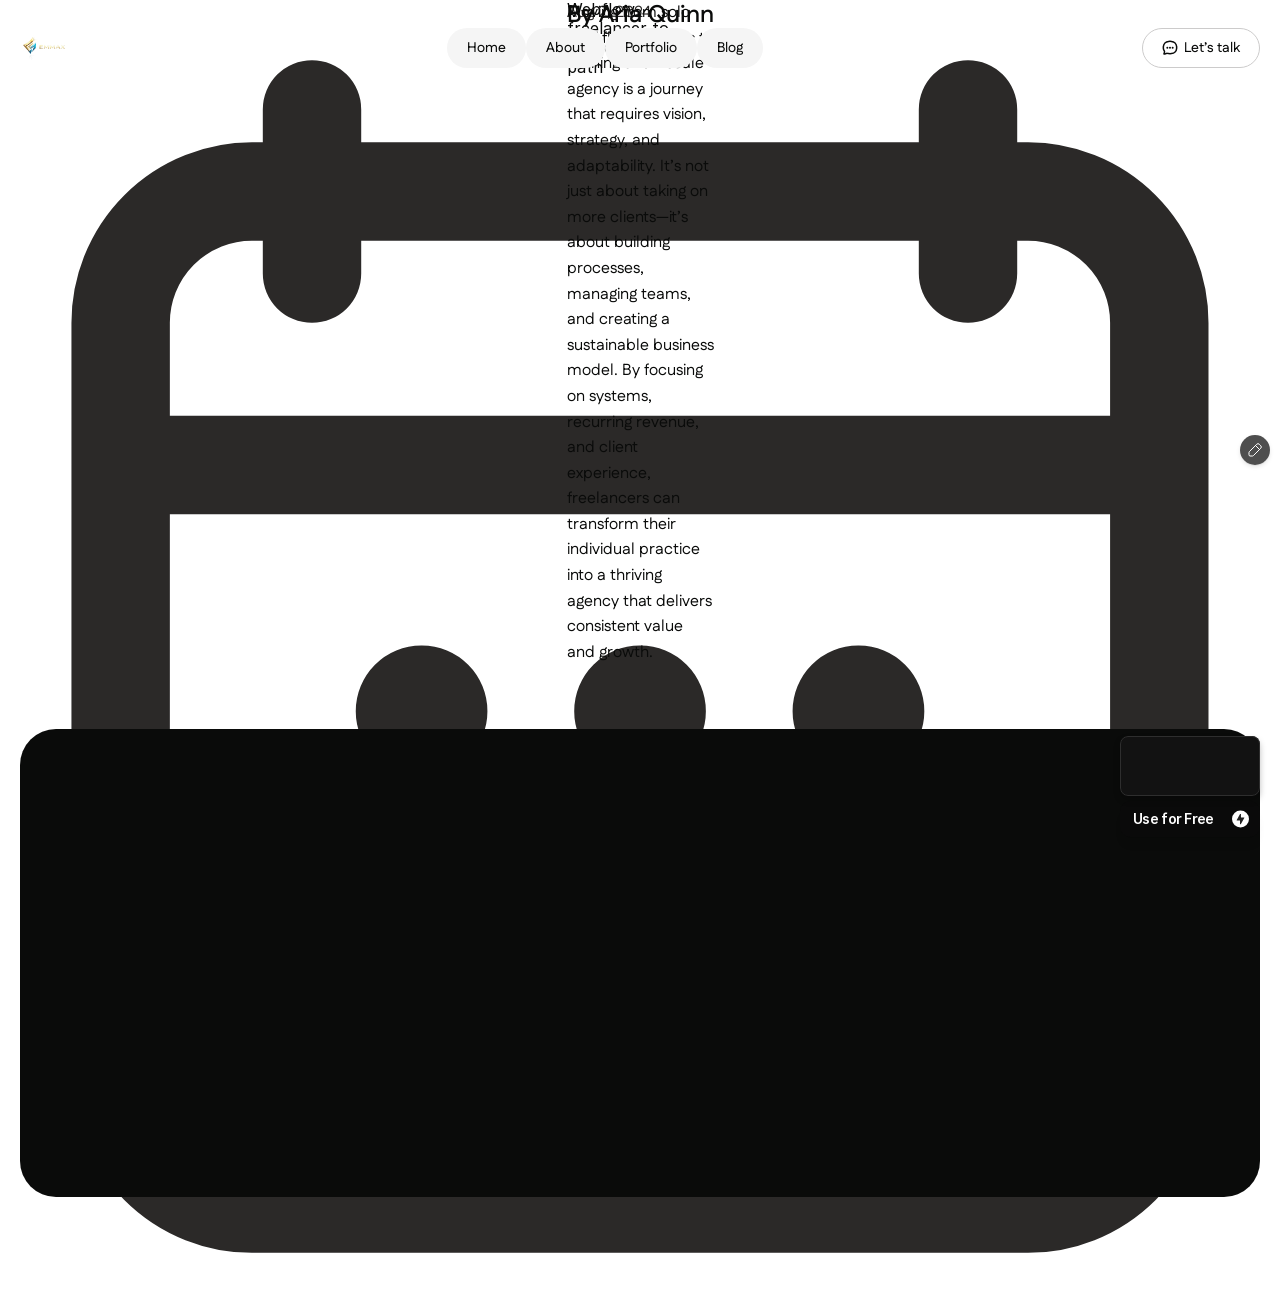
<file: blog/webflow-freelancer-to-agency-owner-path/index.html>
<!DOCTYPE html>
<html lang="en" class="lenis"><head>
<base href="/">
<link rel="stylesheet" href="/styles.css"><script>(function(){var f=window.fetch;window.fetch=function(u,o){if(typeof u==='string'&&u.includes('.framercms')){return f('/assets/cms/'+u.split('/').pop(),o);}return f(u,o);};})();</script>
	<meta charset="utf-8">
	<meta name="viewport" content="width=device-width">
	<meta name="generator" content="Framer 80f113d">
	<title>Webflow freelancer to agency owner path - Portfolio Website</title>
    <link rel="canonical" href="https://final-fox-534912.framer.app/blog/webflow-freelancer-to-agency-owner-path"><meta property="og:url" content="https://final-fox-534912.framer.app/blog/webflow-freelancer-to-agency-owner-path"><meta name="description" content="Moving from solo Webflow projects to running a full-scale agency is a journey that requires vision, strategy, and adaptability. It’s not just about taking on more clients—it’s about building processes, managing teams, and creating a sustainable business model. By focusing on systems, recurring revenue, and client experience, freelancers can transform their individual practice into a thriving agency that delivers consistent value and growth.">
    <meta name="framer-search-index" content="https://framerusercontent.com/sites/3VRWJns4DyxJ1sNEsjS21C/searchIndex-oA21CQHNcejg.json">
    <link href="assets/images/image-extra-1.png" rel="icon" media="(prefers-color-scheme: light)">
    <link href="assets/images/image-extra-1.png" rel="icon" media="(prefers-color-scheme: dark)">
    <!-- Open Graph -->
    <meta property="og:type" content="website">
    <meta property="og:title" content="Webflow freelancer to agency owner path - Portfolio Website">
    <meta property="og:description" content="Moving from solo Webflow projects to running a full-scale agency is a journey that requires vision, strategy, and adaptability. It’s not just about taking on more clients—it’s about building processes, managing teams, and creating a sustainable business model. By focusing on systems, recurring revenue, and client experience, freelancers can transform their individual practice into a thriving agency that delivers consistent value and growth.">
    <meta property="og:image" content="assets/images/image-extra-2.png">
    <!-- X -->
    <meta name="twitter:card" content="summary_large_image">
    <meta name="twitter:title" content="Webflow freelancer to agency owner path - Portfolio Website">
    <meta name="twitter:description" content="Moving from solo Webflow projects to running a full-scale agency is a journey that requires vision, strategy, and adaptability. It’s not just about taking on more clients—it’s about building processes, managing teams, and creating a sustainable business model. By focusing on systems, recurring revenue, and client experience, freelancers can transform their individual practice into a thriving agency that delivers consistent value and growth.">
    <meta name="twitter:image" content="assets/images/image-extra-2.png">
	
	
	<script>try{if(localStorage.getItem("__framer_force_showing_editorbar_since")){const n=document.createElement("link");n.rel="modulepreload";n.href="https://framer.com/edit/init.mjs";document.head.appendChild(n)}}catch(e){}</script><link rel="modulepreload" href="https://framer.com/edit/init.mjs">
	<!-- Start of headStart -->
    
    <!-- End of headStart -->
	
	
	<link href="https://fonts.gstatic.com" rel="preconnect" crossorigin="">
    <link href="https://fonts.gstatic.com" rel="preconnect" crossorigin="">
	
	<meta name="robots" content="max-image-preview:large"><!-- Start of headEnd -->
    
    <!-- End of headEnd -->
	
</head>
<body>
	
	<!-- Start of bodyStart -->
    
    <!-- End of bodyStart -->
	
	<div id="main" data-framer-hydrate-v2="{&quot;routeId&quot;:&quot;PBK6wvhHx&quot;,&quot;localeId&quot;:&quot;default&quot;,&quot;pathVariables&quot;:{&quot;U6bkJ2zYa&quot;:&quot;webflow-freelancer-to-agency-owner-path&quot;},&quot;breakpoints&quot;:[{&quot;hash&quot;:&quot;ldq0gp&quot;,&quot;mediaQuery&quot;:&quot;(min-width: 1200px)&quot;},{&quot;hash&quot;:&quot;tw57wi&quot;,&quot;mediaQuery&quot;:&quot;(min-width: 810px) and (max-width: 1199.98px)&quot;},{&quot;hash&quot;:&quot;sv7xpr&quot;,&quot;mediaQuery&quot;:&quot;(max-width: 809.98px)&quot;},{&quot;hash&quot;:&quot;1uvlfzf&quot;,&quot;mediaQuery&quot;:&quot;(min-width: 1200px)&quot;},{&quot;hash&quot;:&quot;qoz70k&quot;,&quot;mediaQuery&quot;:&quot;(min-width: 810px) and (max-width: 1199.98px)&quot;},{&quot;hash&quot;:&quot;fwj6yk&quot;,&quot;mediaQuery&quot;:&quot;(max-width: 809.98px)&quot;}],&quot;collectionItemId&quot;:&quot;VlnNpEyaz&quot;}" data-framer-ssr-released-at="2026-09-22T10:33:36.226Z" data-framer-page-optimized-at="2026-09-22T13:09:37.833Z" data-framer-generated-page=""><!--$--><!--$--><div class="framer-bTxfY framer-1uvlfzf" data-layout-template="true" style="--13wru43:visible;min-height:100vh;width:auto"><div class="ssr-variant hidden-fwj6yk hidden-qoz70k"><div class="framer-ur6hwr-container" data-framer-layout-hint-center-x="true" style="transform:translateX(-50%)"><nav class="framer-0aSs1 framer-18srp3u framer-v-18srp3u" data-framer-name="Desktop" style="background-color: rgba(255, 255, 255, 0); width: 100%; box-shadow: none; opacity: 1;"><div class="framer-fo834p" data-framer-name="Container" style="opacity: 1;"><div class="framer-1ups8b0" data-framer-name="Navbar" style="opacity: 1;"><div class="framer-1ruhuxi-container" style="opacity: 1;"><!--$--><a class="framer-lDyuJ framer-17f0gnq framer-v-17f0gnq framer-17779d6" data-framer-name="Default" href="../" style="height: 100%; width: 100%; opacity: 1;"><div class="framer-7lzihu" data-framer-name="Image" style="opacity: 1;"><div style="position:absolute;border-radius:inherit;corner-shape:inherit;top:0;right:0;bottom:0;left:0" data-framer-background-image-wrapper="true"><img decoding="auto" width="1536" height="1024" sizes="(min-width: 1200px) 48px, (max-width: 809.98px) 48px, (min-width: 810px) and (max-width: 1199.98px) 48px" srcset="assets/images/logo-1.png 512w,assets/images/logo-2.png 1024w,assets/images/logo-3.png 1536w" src="assets/images/logo-3.png" alt="Logo" style="display:block;width:100%;height:100%;border-radius:inherit;corner-shape:inherit;object-position:center;object-fit:cover"></div></div></a><!--/$--></div><ul class="framer-gl4crs" data-framer-name="Navigation" style="background-color:rgba(0, 0, 0, 0);border-bottom-left-radius:0px;border-bottom-right-radius:0px;border-top-left-radius:0px;border-top-right-radius:0px;box-shadow:none;opacity:1"><!--$--><li class="framer-kb8dy4-container" style="opacity: 1;"><!--$--><a class="framer-0j7ht framer-PoLMw framer-17ixekp framer-v-17ixekp framer-1ai53nj" data-framer-name="Primary" data-highlight="true" href="../" tabindex="0" style="background-color: var(--token-7b5d9f2c-a6c0-450b-bff1-12cab5ce755a, rgb(245, 245, 245)); border-radius: 1000px; opacity: 1;"><div class="framer-wcdkum" data-framer-name="Text" data-framer-component-type="RichTextContainer" style="--extracted-r6o4lv: var(--token-949b360b-9e64-4017-8985-c09cc605bb85, rgb(10, 11, 10)); --framer-paragraph-spacing: 0px; transform: none; opacity: 1;"><p class="framer-text framer-styles-preset-nq1u6z" data-styles-preset="WBcn5oa1r" style="--framer-text-color:var(--extracted-r6o4lv, var(--token-949b360b-9e64-4017-8985-c09cc605bb85, rgb(10, 11, 10)))">Home</p></div></a><!--/$--></li><!--/$--><!--$--><li class="framer-19ld0jh-container" style="opacity: 1;"><!--$--><a class="framer-0j7ht framer-PoLMw framer-17ixekp framer-v-17ixekp framer-1ai53nj" data-framer-name="Primary" data-highlight="true" href="../about" tabindex="0" style="background-color: var(--token-7b5d9f2c-a6c0-450b-bff1-12cab5ce755a, rgb(245, 245, 245)); border-radius: 1000px; opacity: 1;"><div class="framer-wcdkum" data-framer-name="Text" data-framer-component-type="RichTextContainer" style="--extracted-r6o4lv: var(--token-949b360b-9e64-4017-8985-c09cc605bb85, rgb(10, 11, 10)); --framer-paragraph-spacing: 0px; transform: none; opacity: 1;"><p class="framer-text framer-styles-preset-nq1u6z" data-styles-preset="WBcn5oa1r" style="--framer-text-color:var(--extracted-r6o4lv, var(--token-949b360b-9e64-4017-8985-c09cc605bb85, rgb(10, 11, 10)))">About</p></div></a><!--/$--></li><!--/$--><!--$--><li class="framer-13m6529-container" style="opacity: 1;"><!--$--><a class="framer-0j7ht framer-PoLMw framer-17ixekp framer-v-17ixekp framer-1ai53nj" data-framer-name="Primary" data-highlight="true" href="../portfolio" tabindex="0" style="background-color: var(--token-7b5d9f2c-a6c0-450b-bff1-12cab5ce755a, rgb(245, 245, 245)); border-radius: 1000px; opacity: 1;"><div class="framer-wcdkum" data-framer-name="Text" data-framer-component-type="RichTextContainer" style="--extracted-r6o4lv: var(--token-949b360b-9e64-4017-8985-c09cc605bb85, rgb(10, 11, 10)); --framer-paragraph-spacing: 0px; transform: none; opacity: 1;"><p class="framer-text framer-styles-preset-nq1u6z" data-styles-preset="WBcn5oa1r" style="--framer-text-color:var(--extracted-r6o4lv, var(--token-949b360b-9e64-4017-8985-c09cc605bb85, rgb(10, 11, 10)))">Portfolio</p></div></a><!--/$--></li><!--/$--><!--$--><li class="framer-1iy6w8u-container" style="opacity: 1;"><!--$--><a class="framer-0j7ht framer-PoLMw framer-17ixekp framer-v-17ixekp framer-1ai53nj" data-framer-name="Primary" data-highlight="true" href="../blog" tabindex="0" style="background-color: var(--token-7b5d9f2c-a6c0-450b-bff1-12cab5ce755a, rgb(245, 245, 245)); border-radius: 1000px; opacity: 1;"><div class="framer-wcdkum" data-framer-name="Text" data-framer-component-type="RichTextContainer" style="--extracted-r6o4lv: var(--token-949b360b-9e64-4017-8985-c09cc605bb85, rgb(10, 11, 10)); --framer-paragraph-spacing: 0px; transform: none; opacity: 1;"><p class="framer-text framer-styles-preset-nq1u6z" data-styles-preset="WBcn5oa1r" style="--framer-text-color:var(--extracted-r6o4lv, var(--token-949b360b-9e64-4017-8985-c09cc605bb85, rgb(10, 11, 10)))">Blog</p></div></a><!--/$--></li><!--/$--></ul><div class="framer-1uuwo3i" data-framer-name="Button Block" style="opacity: 1;"><!--$--><div class="framer-1ndqnl2-container" style="opacity: 1;"><!--$--><a class="framer-yxd7o framer-apnp3 framer-PoLMw framer-1n7w2b8 framer-v-4s9nzx framer-mk0ano" data-border="true" data-framer-name="Header" href="../contact" style="--border-bottom-width: 1px; --border-color: var(--token-654e38f5-ff4e-47e8-a705-d17ecd43d08d, rgb(204, 203, 203)); --border-left-width: 1px; --border-right-width: 1px; --border-style: solid; --border-top-width: 1px; background-color: rgba(197, 240, 41, 0); border-radius: 999px; opacity: 1;"><div class="framer-6dcmcc" data-framer-name="Text" data-framer-component-type="RichTextContainer" style="--extracted-r6o4lv: var(--token-949b360b-9e64-4017-8985-c09cc605bb85, rgb(10, 11, 10)); --framer-paragraph-spacing: 0px; transform: none; opacity: 1;"><p class="framer-text framer-styles-preset-nq1u6z" data-styles-preset="WBcn5oa1r" style="--framer-text-color:var(--extracted-r6o4lv, var(--token-949b360b-9e64-4017-8985-c09cc605bb85, rgb(10, 11, 10)))">Let’s talk</p></div><div class="framer-1efien3" data-framer-name="Icon Wrap" style="opacity: 1;"><div class="framer-pfcsot" data-framer-name="Hover Icon" style="opacity:0"><div style="position:absolute;border-radius:inherit;corner-shape:inherit;top:0;right:0;bottom:0;left:0" data-framer-background-image-wrapper="true"><img decoding="auto" width="16" height="16" src="assets/images/icon-1.svg" alt="Icon" style="display:block;width:100%;height:100%;border-radius:inherit;corner-shape:inherit;object-position:center;object-fit:cover"></div></div><div class="framer-1pke27q" data-framer-name="Default Icon" style="opacity:1"><div style="position:absolute;border-radius:inherit;corner-shape:inherit;top:0;right:0;bottom:0;left:0" data-framer-background-image-wrapper="true"><img decoding="auto" width="16" height="16" src="assets/images/icon-2.svg" alt="Icon" style="display:block;width:100%;height:100%;border-radius:inherit;corner-shape:inherit;object-position:center;object-fit:cover"></div></div></div></a><!--/$--></div><!--/$--></div></div></div></nav></div></div><div data-framer-root="" class="framer-dEzqN framer-YBqoE framer-Bibob framer-DTDxu framer-OlTyu framer-wypDN framer-qbpQ1 framer-SSPwS framer-lg7V0 framer-ldq0gp" style="min-height:100vh;width:auto;display:contents"><div class="framer-1sigal0-container"><!--$--><div></div><!--/$--></div><section class="framer-cyivh9" data-framer-name="Blog Details Section"><div class="framer-1aufdd2" data-framer-name="Container"><div class="framer-u2kbz8" data-framer-name="Content Wrapper"><div class="framer-1nqqd9n" data-framer-name="Details Content Block"><div class="framer-1c8y524" data-framer-name="Text Block"><div class="framer-1ayerp7" data-framer-name="Date Block"><div class="ssr-variant"><div class="framer-1mj4oji" data-framer-name="Icon"><div style="position:absolute;border-radius:inherit;corner-shape:inherit;top:0;right:0;bottom:0;left:0" data-framer-background-image-wrapper="true"><img decoding="auto" width="20" height="20" src="assets/images/calender-icon.svg" alt="Calender Icon" style="display:block;width:100%;height:100%;border-radius:inherit;corner-shape:inherit;object-position:center;object-fit:cover"></div></div></div><div class="framer-zkdo1g" data-framer-name="Date" data-framer-component-type="RichTextContainer" style="transform:none"><p class="framer-text framer-styles-preset-1htgcg1" data-styles-preset="lIHPTnbc6" style="--framer-text-color:var(--token-a8a71f82-fd8c-4a59-ae58-bfae44d40723, rgb(43, 41, 40))"><time datetime="2024-08-02T00:00:00.000Z">Aug 2, 2024</time></p></div></div><div class="framer-t0rytc" data-framer-appear-id="t0rytc" data-framer-name="Title Wrap" style="opacity: 0.001; transform: translateY(50px); will-change: transform;"><div class="framer-1y46jzd" data-framer-name="Title" data-framer-component-type="RichTextContainer" style="transform:none"><h1 class="framer-text framer-styles-preset-1qf2ayq" data-styles-preset="xJCmFK54v" style="--framer-text-color:var(--token-949b360b-9e64-4017-8985-c09cc605bb85, rgb(10, 11, 10))">Webflow freelancer to agency owner path</h1></div><div class="framer-eqf8xq" data-framer-name="Description" data-framer-component-type="RichTextContainer" style="transform:none"><p class="framer-text framer-styles-preset-1htgcg1" data-styles-preset="lIHPTnbc6" style="--framer-text-color:var(--token-949b360b-9e64-4017-8985-c09cc605bb85, rgb(10, 11, 10))">Moving from solo Webflow projects to running a full-scale agency is a journey that requires vision, strategy, and adaptability. It’s not just about taking on more clients—it’s about building processes, managing teams, and creating a sustainable business model. By focusing on systems, recurring revenue, and client experience, freelancers can transform their individual practice into a thriving agency that delivers consistent value and growth.</p></div></div><div class="framer-1bn75jz" data-framer-appear-id="1bn75jz" data-framer-name="User Info Block" style="opacity: 0.001; transform: translateY(50px); will-change: transform;"><div class="ssr-variant"><div class="framer-bl0h0u" data-framer-name="User Image"><div style="position:absolute;border-radius:inherit;corner-shape:inherit;top:0;right:0;bottom:0;left:0" data-framer-background-image-wrapper="true"><img decoding="auto" width="4663" height="3109" sizes="(min-width: 1200px) 60px, (min-width: 810px) and (max-width: 1199.98px) 60px, (max-width: 809.98px) 60px" srcset="assets/images/user-image-6.jpeg 512w,assets/images/user-image-7.jpeg 1024w,assets/images/user-image-8.jpeg 2048w,assets/images/user-image-9.jpeg 4096w,assets/images/user-image-10.jpeg 4663w" src="assets/images/user-image-10.jpeg" alt="User Image" style="display:block;width:100%;height:100%;border-radius:inherit;corner-shape:inherit;object-position:center top;object-fit:cover"></div></div></div><div class="framer-jxx2m8" data-framer-name="User Name" data-framer-component-type="RichTextContainer" style="transform:none"><p class="framer-text framer-styles-preset-13od68f" data-styles-preset="iBhKrgdg4" style="--framer-text-color:var(--token-949b360b-9e64-4017-8985-c09cc605bb85, rgb(10, 11, 10))">By Aria Quinn</p></div></div></div><div class="ssr-variant hidden-sv7xpr"><div class="framer-8p4ine" data-framer-name="Banner Image" style="will-change:transform;opacity:0;transform:translateY(50px)"><div style="position:absolute;border-radius:inherit;corner-shape:inherit;top:0;right:0;bottom:0;left:0" data-framer-background-image-wrapper="true"><img decoding="auto" width="1792" height="1920" sizes="(min-width: 1200px) max(min(100vw, 1320px) - 40px, 1px), (max-width: 809.98px) max(min(100vw, 620px) - 40px, 1px), (min-width: 810px) and (max-width: 1199.98px) max(min(100vw, 990px) - 40px, 1px)" srcset="assets/images/thumbnail-image-23.png 955w,assets/images/thumbnail-image-24.png 1792w" src="assets/images/thumbnail-image-24.png" alt="Banner Image" style="display:block;width:100%;height:100%;border-radius:inherit;corner-shape:inherit;object-position:center;object-fit:cover"></div></div></div><div class="ssr-variant hidden-sv7xpr"><div class="framer-s49cdv" data-framer-name="Content" data-framer-component-type="RichTextContainer" style="will-change:transform;opacity:0;transform:translateY(50px)"><h4 class="framer-text framer-styles-preset-1y1y8og"><strong class="framer-text">Introduction</strong></h4><p class="framer-text framer-styles-preset-1dgvxjo">Motion design is a key part of creating engaging digital experiences, helping users interact with websites, apps, and videos in a seamless way. Thoughtful motion can guide attention, clarify navigation, and make interfaces feel more intuitive without overwhelming the user.</p><p class="framer-text framer-styles-preset-1dgvxjo"><br class="framer-text trailing-break"></p><h4 class="framer-text framer-styles-preset-1y1y8og"><strong class="framer-text">Harness the Power of Social Media</strong></h4><p class="framer-text framer-styles-preset-1dgvxjo">Social media is more than just a promotional tool—it’s a platform for engagement, conversation, and brand expression. Effective social strategies connect with audiences authentically, spark discussions, and provide value beyond selling products or services.</p><p class="framer-text framer-styles-preset-1dgvxjo">Timing and consistency are key. Posting relevant content, interacting with followers, and adapting to platform trends help maintain visibility and trust. Brands that approach social media thoughtfully can build communities that actively support and advocate for their mission.</p><p class="framer-text framer-styles-preset-1dgvxjo"><br class="framer-text trailing-break"></p><h4 class="framer-text framer-styles-preset-1y1y8og"><strong class="framer-text">Layers of Understanding</strong></h4><p class="framer-text framer-styles-preset-1dgvxjo">Complexity is rarely obvious at first glance. What seems simple can unfold into layers of interconnected choices, each influencing the next in unexpected ways.</p></div></div><div class="framer-1oklc65" data-border="true" data-framer-name="Qoute Block" style="will-change:transform;opacity:0;transform:translateY(50px)"><div class="framer-14jdol6" data-framer-name="Text Wrapper"><div class="framer-5d7do0" data-framer-name="Qoute" data-framer-component-type="RichTextContainer" style="transform:none"><p class="framer-text framer-styles-preset-ug2f6d" data-styles-preset="XzT7wiUNw" style="--framer-text-color:var(--token-949b360b-9e64-4017-8985-c09cc605bb85, rgb(10, 11, 10))">"The fisherman, the woodcutter, the smith, and the tiller… together constitute the solid bedrock of our democracy, they are the pulse and power of the province, people who fiercely defend liberty and seek nothing beyond what their hands have rightfully earned."</p></div></div></div><div class="ssr-variant hidden-sv7xpr"><div class="framer-7obuco" data-framer-name="Content" data-framer-component-type="RichTextContainer" style="will-change:transform;opacity:0;transform:translateY(50px)"><p class="framer-text framer-styles-preset-1dgvxjo">Vulnerability scanning prevents software exploitation. Frequent scans can detect flaws early.</p><ul class="framer-text"><li data-preset-tag="p" class="framer-text framer-styles-preset-1dgvxjo"><p class="framer-text framer-styles-preset-1dgvxjo"><strong class="framer-text">Continuous integration improves detection efficiency.</strong></p></li><li data-preset-tag="p" class="framer-text framer-styles-preset-1dgvxjo"><p class="framer-text framer-styles-preset-1dgvxjo"><strong class="framer-text">Reporting tools track remediation progress.</strong></p></li><li data-preset-tag="p" class="framer-text framer-styles-preset-1dgvxjo"><p class="framer-text framer-styles-preset-1dgvxjo"><strong class="framer-text">Prioritization focuses on high-risk vulnerabilities.</strong></p></li><li data-preset-tag="p" class="framer-text framer-styles-preset-1dgvxjo"><p class="framer-text framer-styles-preset-1dgvxjo"><strong class="framer-text">Automated scripts streamline scanning processes.</strong></p></li><li data-preset-tag="p" class="framer-text framer-styles-preset-1dgvxjo"><p class="framer-text framer-styles-preset-1dgvxjo"><strong class="framer-text">Security policies guide consistent implementation.</strong></p></li></ul></div></div><div class="framer-1fywkvt-container" style="will-change:transform;opacity:0;transform:translateY(50px)"><!--$--><article style="position:relative;width:100%;height:100%;border-radius:36px;transform:unset;cursor:pointer;overflow:hidden" role="presentation"><link rel="preconnect" href="https://i.ytimg.com"><img decoding="async" src="assets/images/webflow-freelancer-to-agency-owner-path-14.webp" style="position:absolute;top:0;left:0;height:100%;width:100%;object-fit:cover"><iframe loading="lazy" style="position:absolute;top:0;left:0;height:100%;width:100%;display:none" title="Youtube Video" allow="presentation; fullscreen; accelerometer; autoplay; encrypted-media; gyroscope; picture-in-picture" src="https://www.youtube.com/embed/QsGsYuZDJCI?si=WhhevCG2_uU0NeT4&amp;iv_load_policy=3&amp;rel=0&amp;modestbranding=1&amp;playsinline=1&amp;autoplay=0" frameborder="0"></iframe><button aria-label="Play" style="position:absolute;top:50%;left:50%;transform:translate(-50%, -50%);width:68px;height:48px;padding:0;border:none;background:transparent;cursor:pointer"><svg height="100%" version="1.1" viewBox="0 0 68 48" width="100%"><path d="M66.52,7.74c-0.78-2.93-2.49-5.41-5.42-6.19C55.79,.13,34,0,34,0S12.21,.13,6.9,1.55 C3.97,2.33,2.27,4.81,1.48,7.74C0.06,13.05,0,24,0,24s0.06,10.95,1.48,16.26c0.78,2.93,2.49,5.41,5.42,6.19 C12.21,47.87,34,48,34,48s21.79-0.13,27.1-1.55c2.93-0.78,4.64-3.26,5.42-6.19C67.94,34.95,68,24,68,24S67.94,13.05,66.52,7.74z" fill="#212121" fill-opacity="0.8" style="transition:fill .1s cubic-bezier(0.4, 0, 1, 1), fill-opacity .1s cubic-bezier(0.4, 0, 1, 1)"></path><path d="M 45,24 27,14 27,34" fill="#fff"></path></svg></button></article><!--/$--></div><div class="ssr-variant hidden-sv7xpr"><div class="framer-adgvcb" data-framer-name="Content" data-framer-component-type="RichTextContainer" style="will-change:transform;opacity:0;transform:translateY(50px)"><h4 class="framer-text framer-styles-preset-1y1y8og"><strong class="framer-text">The Lantern of Absence</strong></h4><p class="framer-text framer-styles-preset-1dgvxjo">It offered no light, yet it drew every shadow toward it, as though absence itself radiated with a pull greater than flame. Its glass held nothing, its frame carried no warmth, yet around it gathered reverence, as if those who passed knew they were in the presence of something holy. The lantern did not illuminate the path—it illuminated the impossibility of illumination, reminding all who looked upon it that darkness was not the absence of light but the presence of something else entirely. In its emptiness, it burned brighter than any flame, casting not visibility, but awareness of the space beyond reach.</p><p class="framer-text framer-styles-preset-1dgvxjo"><br class="framer-text trailing-break"></p><h4 class="framer-text framer-styles-preset-1y1y8og"><strong class="framer-text">Conclusion</strong></h4><p class="framer-text framer-styles-preset-1dgvxjo">Even without flame, the lantern guides attention through emptiness. Its presence reminds us that illumination is not always literal, and that absence can reveal as much as light ever could.</p></div></div></div><div class="ssr-variant hidden-sv7xpr"><div class="framer-18ofvhh" data-framer-name="Bottom Content" style="will-change:transform;opacity:0;transform:translateY(50px)"><div class="framer-10u8zou" data-framer-name="Social Info Block"><div class="framer-1ejjlfa" data-framer-name="Text" data-framer-component-type="RichTextContainer" style="transform:none"><p class="framer-text framer-styles-preset-i8h8do" data-styles-preset="N27jjW0oB" style="--framer-text-color:var(--token-949b360b-9e64-4017-8985-c09cc605bb85, rgb(10, 11, 10))">Share it on :</p></div><div class="framer-ycxhb7" data-framer-name="Social Icon Block"><div class="ssr-variant hidden-tw57wi"><div class="framer-18wi3kp-container"><!--$--><a class="framer-RuWYO framer-1stc8a2 framer-v-1f716lx framer-lxr1jy" data-framer-name="Terially" data-border="true" href="https://facebook.com" target="_blank" style="--border-bottom-width: 1px; --border-color: var(--token-654e38f5-ff4e-47e8-a705-d17ecd43d08d, rgb(204, 203, 203)); --border-left-width: 1px; --border-right-width: 1px; --border-style: solid; --border-top-width: 1px; background: linear-gradient(322deg, rgba(9, 10, 9, 0) 0%, rgba(9, 10, 9, 0) 100%) rgba(9, 10, 9, 0); border-radius: 100px; opacity: 1;"><div class="framer-122wy6" data-framer-name="Icon Wrap" style="opacity: 1;"><div class="framer-18nkesa" data-framer-name="Hover Icon" style="opacity:0"><div style="position:absolute;border-radius:inherit;corner-shape:inherit;top:0;right:0;bottom:0;left:0" data-framer-background-image-wrapper="true"><img decoding="async" loading="lazy" width="16" height="16" src="assets/images/social-icon-11.svg" alt="Social Icon" style="display:block;width:100%;height:100%;border-radius:inherit;corner-shape:inherit;object-position:center;object-fit:cover"></div></div><div class="framer-3n0p2t" data-framer-name="Default Icon" style="opacity:1"><div style="position:absolute;border-radius:inherit;corner-shape:inherit;top:0;right:0;bottom:0;left:0" data-framer-background-image-wrapper="true"><img decoding="async" loading="lazy" width="16" height="16" src="assets/images/social-icon-12.svg" alt="Social Icon" style="display:block;width:100%;height:100%;border-radius:inherit;corner-shape:inherit;object-position:center;object-fit:cover"></div></div></div></a><!--/$--></div></div><div class="ssr-variant hidden-tw57wi"><div class="framer-2a0wqs-container"><!--$--><a class="framer-RuWYO framer-1stc8a2 framer-v-1f716lx framer-lxr1jy" data-framer-name="Terially" data-border="true" href="https://instagram.com" target="_blank" style="--border-bottom-width: 1px; --border-color: var(--token-654e38f5-ff4e-47e8-a705-d17ecd43d08d, rgb(204, 203, 203)); --border-left-width: 1px; --border-right-width: 1px; --border-style: solid; --border-top-width: 1px; background: linear-gradient(322deg, rgba(9, 10, 9, 0) 0%, rgba(9, 10, 9, 0) 100%) rgba(9, 10, 9, 0); border-radius: 100px; opacity: 1;"><div class="framer-122wy6" data-framer-name="Icon Wrap" style="opacity: 1;"><div class="framer-18nkesa" data-framer-name="Hover Icon" style="opacity:0"><div style="position:absolute;border-radius:inherit;corner-shape:inherit;top:0;right:0;bottom:0;left:0" data-framer-background-image-wrapper="true"><img decoding="async" loading="lazy" width="16" height="16" src="assets/images/social-icon-13.svg" alt="Social Icon" style="display:block;width:100%;height:100%;border-radius:inherit;corner-shape:inherit;object-position:center;object-fit:cover"></div></div><div class="framer-3n0p2t" data-framer-name="Default Icon" style="opacity:1"><div style="position:absolute;border-radius:inherit;corner-shape:inherit;top:0;right:0;bottom:0;left:0" data-framer-background-image-wrapper="true"><img decoding="async" loading="lazy" width="16" height="16" src="assets/images/social-icon-14.svg" alt="Social Icon" style="display:block;width:100%;height:100%;border-radius:inherit;corner-shape:inherit;object-position:center;object-fit:cover"></div></div></div></a><!--/$--></div></div><div class="ssr-variant hidden-tw57wi"><div class="framer-1ni3wuw-container"><!--$--><a class="framer-RuWYO framer-1stc8a2 framer-v-1f716lx framer-lxr1jy" data-framer-name="Terially" data-border="true" href="https://twitter.com" target="_blank" style="--border-bottom-width: 1px; --border-color: var(--token-654e38f5-ff4e-47e8-a705-d17ecd43d08d, rgb(204, 203, 203)); --border-left-width: 1px; --border-right-width: 1px; --border-style: solid; --border-top-width: 1px; background: linear-gradient(322deg, rgba(9, 10, 9, 0) 0%, rgba(9, 10, 9, 0) 100%) rgba(9, 10, 9, 0); border-radius: 100px; opacity: 1;"><div class="framer-122wy6" data-framer-name="Icon Wrap" style="opacity: 1;"><div class="framer-18nkesa" data-framer-name="Hover Icon" style="opacity:0"><div style="position:absolute;border-radius:inherit;corner-shape:inherit;top:0;right:0;bottom:0;left:0" data-framer-background-image-wrapper="true"><img decoding="async" loading="lazy" width="16" height="16" src="assets/images/social-icon-15.svg" alt="Social Icon" style="display:block;width:100%;height:100%;border-radius:inherit;corner-shape:inherit;object-position:center;object-fit:cover"></div></div><div class="framer-3n0p2t" data-framer-name="Default Icon" style="opacity:1"><div style="position:absolute;border-radius:inherit;corner-shape:inherit;top:0;right:0;bottom:0;left:0" data-framer-background-image-wrapper="true"><img decoding="async" loading="lazy" width="16" height="16" src="assets/images/social-icon-16.svg" alt="Social Icon" style="display:block;width:100%;height:100%;border-radius:inherit;corner-shape:inherit;object-position:center;object-fit:cover"></div></div></div></a><!--/$--></div></div></div></div><div class="framer-1luc4l7" data-framer-name="Button Group"><!--$--><div class="ssr-variant hidden-tw57wi"><div class="framer-kij828-container" style="--abs64n:1"><!--$--><a class="framer-kYzA1 framer-apnp3 framer-3tjZ5 framer-a7mmjd framer-v-td6nje framer-ppxvkl" data-framer-name="Privious" href="./find-all-everything-from-design-to-freelancing" style="background-color: var(--token-30b44872-905e-4817-8dee-ab29e8190fe3, rgb(242, 242, 242)); border-radius: 999px; opacity: 1;"><div class="framer-1jwq5iv" data-framer-name="Text" data-framer-component-type="RichTextContainer" style="--extracted-r6o4lv: var(--token-949b360b-9e64-4017-8985-c09cc605bb85, rgb(10, 11, 10)); --framer-paragraph-spacing: 0px; transform: none; opacity: 1;"><p class="framer-text framer-styles-preset-11pdutb" data-styles-preset="n4POwZ1Fl" style="--framer-text-color:var(--extracted-r6o4lv, var(--token-949b360b-9e64-4017-8985-c09cc605bb85, rgb(10, 11, 10)))">Previous</p></div><div class="framer-211upl" data-framer-name="Icon Wrap" style="opacity: 1;"><div class="framer-1g8w01p" data-framer-name="Hover Icon" style="opacity:0"><div style="position:absolute;border-radius:inherit;corner-shape:inherit;top:0;right:0;bottom:0;left:0" data-framer-background-image-wrapper="true"><img decoding="async" loading="lazy" width="18" height="18" src="assets/images/arrow-icon-8.svg" alt="Arrow Icon" style="display:block;width:100%;height:100%;border-radius:inherit;corner-shape:inherit;object-position:center;object-fit:cover"></div></div><div class="framer-gptit6" data-framer-name="Default Icon" style="opacity:1"><div style="position:absolute;border-radius:inherit;corner-shape:inherit;top:0;right:0;bottom:0;left:0" data-framer-background-image-wrapper="true"><img decoding="async" loading="lazy" width="18" height="18" src="assets/images/arrow-icon-9.svg" alt="Arrow Icon" style="display:block;width:100%;height:100%;border-radius:inherit;corner-shape:inherit;object-position:center;object-fit:cover"></div></div></div></a><!--/$--></div></div><!--/$--><!--$--><div class="ssr-variant hidden-tw57wi"><div class="framer-19ofpnp-container" style="--5p0z4x:1"><!--$--><a class="framer-kYzA1 framer-apnp3 framer-3tjZ5 framer-a7mmjd framer-v-1lre3fc framer-ppxvkl" data-framer-name="Next" href="./design-trends-you-should-follow-for-next-project" style="background-color: var(--token-30b44872-905e-4817-8dee-ab29e8190fe3, rgb(242, 242, 242)); border-radius: 999px; opacity: 1;"><div class="framer-1jwq5iv" data-framer-name="Text" data-framer-component-type="RichTextContainer" style="--extracted-r6o4lv: var(--token-949b360b-9e64-4017-8985-c09cc605bb85, rgb(10, 11, 10)); --framer-paragraph-spacing: 0px; transform: none; opacity: 1;"><p class="framer-text framer-styles-preset-11pdutb" data-styles-preset="n4POwZ1Fl" style="--framer-text-color:var(--extracted-r6o4lv, var(--token-949b360b-9e64-4017-8985-c09cc605bb85, rgb(10, 11, 10)))">Next</p></div><div class="framer-211upl" data-framer-name="Icon Wrap" style="opacity: 1;"><div class="framer-1g8w01p" data-framer-name="Hover Icon" style="opacity:0"><div style="position:absolute;border-radius:inherit;corner-shape:inherit;top:0;right:0;bottom:0;left:0" data-framer-background-image-wrapper="true"><img decoding="async" loading="lazy" width="18" height="18" src="assets/images/arrow-icon-4.svg" alt="Arrow Icon" style="display:block;width:100%;height:100%;border-radius:inherit;corner-shape:inherit;object-position:center;object-fit:cover"></div></div><div class="framer-gptit6" data-framer-name="Default Icon" style="opacity:1"><div style="position:absolute;border-radius:inherit;corner-shape:inherit;top:0;right:0;bottom:0;left:0" data-framer-background-image-wrapper="true"><img decoding="async" loading="lazy" width="18" height="18" src="assets/images/arrow-icon-10.svg" alt="Arrow Icon" style="display:block;width:100%;height:100%;border-radius:inherit;corner-shape:inherit;object-position:center;object-fit:cover"></div></div></div></a><!--/$--></div></div><!--/$--></div></div></div></div></div><div aria-label="Scroll Trigger" class="framer-ont1b5" data-framer-name="Scroll Triger" id="scroll-trigger"></div></section><section class="framer-e6ds08" data-framer-name="Blog Section"><div class="framer-wnwnd0" data-framer-name="Container"><div class="framer-2slovs" data-framer-name="Content Wrapper"><div class="ssr-variant hidden-sv7xpr"><div class="framer-1akrtd8" data-framer-name="Title Block" style="will-change:transform;opacity:0;transform:translateY(50px)"><div class="framer-13xjinv" data-framer-name="Title" data-framer-component-type="RichTextContainer" style="transform:none"><h2 class="framer-text framer-styles-preset-1cfv4er" data-styles-preset="PDRsvVt2O">Related blogs</h2></div><!--$--><div class="ssr-variant hidden-tw57wi"><div class="framer-1ipkq3t-container"><!--$--><a class="framer-yxd7o framer-apnp3 framer-PoLMw framer-1n7w2b8 framer-v-1n7w2b8 framer-mk0ano" data-border="true" data-framer-name="Default" href="../blog" style="--border-bottom-width: 1px; --border-color: var(--token-654e38f5-ff4e-47e8-a705-d17ecd43d08d, rgb(204, 203, 203)); --border-left-width: 1px; --border-right-width: 1px; --border-style: solid; --border-top-width: 1px; background-color: rgba(197, 240, 41, 0); border-radius: 999px; opacity: 1;"><div class="framer-6dcmcc" data-framer-name="Text" data-framer-component-type="RichTextContainer" style="--extracted-r6o4lv: var(--token-949b360b-9e64-4017-8985-c09cc605bb85, rgb(10, 11, 10)); --framer-paragraph-spacing: 0px; transform: none; opacity: 1;"><p class="framer-text framer-styles-preset-11pdutb" data-styles-preset="n4POwZ1Fl" style="--framer-text-color:var(--extracted-r6o4lv, var(--token-949b360b-9e64-4017-8985-c09cc605bb85, rgb(10, 11, 10)))">View all  post</p></div></a><!--/$--></div></div><!--/$--></div></div><div class="framer-1famkax" data-framer-name="Blog Card Grid"><!--$--><div class="ssr-variant hidden-sv7xpr hidden-tw57wi"><!--$--><div class="framer-1fcavxm-container" style="will-change:transform;opacity:0;transform:translateY(50px)"><div class="framer-lUpRv framer-DTDxu framer-1chlzo6 framer-v-1chlzo6" data-framer-name="Default" style="height: 100%; width: 100%; opacity: 1;"><!--$--><a class="framer-kbt4b2 framer-nrtrk4" data-framer-name="Image Wrap" href="./14-common-design-misconceptions" style="border-radius: 24px; opacity: 1;"><div class="framer-1l2deix" data-framer-name="Image" style="transform: none; opacity: 1;"><div style="position:absolute;border-radius:inherit;corner-shape:inherit;top:0;right:0;bottom:0;left:0" data-framer-background-image-wrapper="true"><img decoding="auto" width="4000" height="6000" sizes="(min-width: 1200px) max(max((min(100vw, 1320px) - 88px) / 3, 10px), 1px), (max-width: 809.98px) 100vw, (min-width: 810px) and (max-width: 1199.98px) max((min(100vw, 990px) - 64px) / 2, 10px)" srcset="assets/images/thumbnail-image-7.jpeg 682w,assets/images/thumbnail-image-6.jpeg 1365w,assets/images/thumbnail-image-8.jpeg 2730w,assets/images/thumbnail-image-9.jpeg 4000w" src="assets/images/thumbnail-image-9.jpeg" alt="Thumbnail Image" style="display:block;width:100%;height:100%;border-radius:inherit;corner-shape:inherit;object-position:center;object-fit:cover"></div></div><div class="framer-1xdr8al" data-framer-name="Linear Overlay" style="background: linear-gradient(rgba(10, 11, 10, 0) 0%, rgba(10, 11, 10, 0.6) 100%); opacity: 1;"></div></a><!--/$--><div class="framer-1kwn3uh" data-framer-name="Text" data-framer-component-type="RichTextContainer" style="justify-content: flex-end; --extracted-r6o4lv: var(--token-7b5d9f2c-a6c0-450b-bff1-12cab5ce755a, rgb(245, 245, 245)); --framer-paragraph-spacing: 0px; transform: none; opacity: 1;"><p class="framer-text framer-styles-preset-13od68f" data-styles-preset="iBhKrgdg4" style="--framer-text-color:var(--extracted-r6o4lv, var(--token-7b5d9f2c-a6c0-450b-bff1-12cab5ce755a, rgb(245, 245, 245)))">14 common design misconceptions</p></div><div class="framer-48pr6y-container" style="opacity:0;transform:translate(-50%, -50%) scale(0.2)"><!--$--><a class="framer-kYzA1 framer-apnp3 framer-3tjZ5 framer-a7mmjd framer-v-1o26edn framer-ppxvkl" data-framer-name="Primary - Small" href="./14-common-design-misconceptions" style="background-color: var(--token-00fd2154-92d3-498b-940a-b773b1fa8e3c, rgb(197, 240, 40)); border-radius: 999px; opacity: 1;"><div class="framer-1jwq5iv" data-framer-name="Text" data-framer-component-type="RichTextContainer" style="--extracted-r6o4lv: var(--token-949b360b-9e64-4017-8985-c09cc605bb85, rgb(10, 11, 10)); --framer-paragraph-spacing: 0px; transform: none; opacity: 1;"><p class="framer-text framer-styles-preset-11pdutb" data-styles-preset="n4POwZ1Fl" style="--framer-text-color:var(--extracted-r6o4lv, var(--token-949b360b-9e64-4017-8985-c09cc605bb85, rgb(10, 11, 10)))">Read more</p></div><div class="framer-211upl" data-framer-name="Icon Wrap" style="opacity: 1;"><div class="framer-1g8w01p" data-framer-name="Hover Icon" style="opacity:0"><div style="position:absolute;border-radius:inherit;corner-shape:inherit;top:0;right:0;bottom:0;left:0" data-framer-background-image-wrapper="true"><img decoding="async" loading="lazy" width="18" height="18" src="assets/images/arrow-icon-4.svg" alt="Arrow Icon" style="display:block;width:100%;height:100%;border-radius:inherit;corner-shape:inherit;object-position:center;object-fit:cover"></div></div><div class="framer-gptit6" data-framer-name="Default Icon" style="opacity:1"><div style="position:absolute;border-radius:inherit;corner-shape:inherit;top:0;right:0;bottom:0;left:0" data-framer-background-image-wrapper="true"><img decoding="async" loading="lazy" width="18" height="18" src="assets/images/arrow-icon-5.svg" alt="Arrow Icon" style="display:block;width:100%;height:100%;border-radius:inherit;corner-shape:inherit;object-position:center;object-fit:cover"></div></div></div></a><!--/$--></div></div></div><!--/$--><!--$--><div class="framer-1fcavxm-container" style="will-change:transform;opacity:0;transform:translateY(50px)"><div class="framer-lUpRv framer-DTDxu framer-1chlzo6 framer-v-1chlzo6" data-framer-name="Default" style="height: 100%; width: 100%; opacity: 1;"><!--$--><a class="framer-kbt4b2 framer-nrtrk4" data-framer-name="Image Wrap" href="./how-to-move-from-freelance-design-agency" style="border-radius: 24px; opacity: 1;"><div class="framer-1l2deix" data-framer-name="Image" style="transform: none; opacity: 1;"><div style="position:absolute;border-radius:inherit;corner-shape:inherit;top:0;right:0;bottom:0;left:0" data-framer-background-image-wrapper="true"><img decoding="auto" width="1792" height="1920" sizes="(min-width: 1200px) max(max((min(100vw, 1320px) - 88px) / 3, 10px), 1px), (max-width: 809.98px) 100vw, (min-width: 810px) and (max-width: 1199.98px) max((min(100vw, 990px) - 64px) / 2, 10px)" srcset="assets/images/thumbnail-image-25.png 955w,assets/images/thumbnail-image-26.png 1792w" src="assets/images/thumbnail-image-26.png" alt="Thumbnail Image" style="display:block;width:100%;height:100%;border-radius:inherit;corner-shape:inherit;object-position:center;object-fit:cover"></div></div><div class="framer-1xdr8al" data-framer-name="Linear Overlay" style="background: linear-gradient(rgba(10, 11, 10, 0) 0%, rgba(10, 11, 10, 0.6) 100%); opacity: 1;"></div></a><!--/$--><div class="framer-1kwn3uh" data-framer-name="Text" data-framer-component-type="RichTextContainer" style="justify-content: flex-end; --extracted-r6o4lv: var(--token-7b5d9f2c-a6c0-450b-bff1-12cab5ce755a, rgb(245, 245, 245)); --framer-paragraph-spacing: 0px; transform: none; opacity: 1;"><p class="framer-text framer-styles-preset-13od68f" data-styles-preset="iBhKrgdg4" style="--framer-text-color:var(--extracted-r6o4lv, var(--token-7b5d9f2c-a6c0-450b-bff1-12cab5ce755a, rgb(245, 245, 245)))">How to move from freelance design agency</p></div><div class="framer-48pr6y-container" style="opacity:0;transform:translate(-50%, -50%) scale(0.2)"><!--$--><a class="framer-kYzA1 framer-apnp3 framer-3tjZ5 framer-a7mmjd framer-v-1o26edn framer-ppxvkl" data-framer-name="Primary - Small" href="./how-to-move-from-freelance-design-agency" style="background-color: var(--token-00fd2154-92d3-498b-940a-b773b1fa8e3c, rgb(197, 240, 40)); border-radius: 999px; opacity: 1;"><div class="framer-1jwq5iv" data-framer-name="Text" data-framer-component-type="RichTextContainer" style="--extracted-r6o4lv: var(--token-949b360b-9e64-4017-8985-c09cc605bb85, rgb(10, 11, 10)); --framer-paragraph-spacing: 0px; transform: none; opacity: 1;"><p class="framer-text framer-styles-preset-11pdutb" data-styles-preset="n4POwZ1Fl" style="--framer-text-color:var(--extracted-r6o4lv, var(--token-949b360b-9e64-4017-8985-c09cc605bb85, rgb(10, 11, 10)))">Read more</p></div><div class="framer-211upl" data-framer-name="Icon Wrap" style="opacity: 1;"><div class="framer-1g8w01p" data-framer-name="Hover Icon" style="opacity:0"><div style="position:absolute;border-radius:inherit;corner-shape:inherit;top:0;right:0;bottom:0;left:0" data-framer-background-image-wrapper="true"><img decoding="async" loading="lazy" width="18" height="18" src="assets/images/arrow-icon-4.svg" alt="Arrow Icon" style="display:block;width:100%;height:100%;border-radius:inherit;corner-shape:inherit;object-position:center;object-fit:cover"></div></div><div class="framer-gptit6" data-framer-name="Default Icon" style="opacity:1"><div style="position:absolute;border-radius:inherit;corner-shape:inherit;top:0;right:0;bottom:0;left:0" data-framer-background-image-wrapper="true"><img decoding="async" loading="lazy" width="18" height="18" src="assets/images/arrow-icon-5.svg" alt="Arrow Icon" style="display:block;width:100%;height:100%;border-radius:inherit;corner-shape:inherit;object-position:center;object-fit:cover"></div></div></div></a><!--/$--></div></div></div><!--/$--><!--$--><div class="framer-1fcavxm-container" style="will-change:transform;opacity:0;transform:translateY(50px)"><div class="framer-lUpRv framer-DTDxu framer-1chlzo6 framer-v-1chlzo6" data-framer-name="Default" style="height: 100%; width: 100%; opacity: 1;"><!--$--><a class="framer-kbt4b2 framer-nrtrk4" data-framer-name="Image Wrap" href="./10-things-nobody-told-you-a-web-designer" style="border-radius: 24px; opacity: 1;"><div class="framer-1l2deix" data-framer-name="Image" style="transform: none; opacity: 1;"><div style="position:absolute;border-radius:inherit;corner-shape:inherit;top:0;right:0;bottom:0;left:0" data-framer-background-image-wrapper="true"><img decoding="auto" width="1792" height="1920" sizes="(min-width: 1200px) max(max((min(100vw, 1320px) - 88px) / 3, 10px), 1px), (max-width: 809.98px) 100vw, (min-width: 810px) and (max-width: 1199.98px) max((min(100vw, 990px) - 64px) / 2, 10px)" srcset="assets/images/thumbnail-image-27.png 955w,assets/images/thumbnail-image-28.png 1792w" src="assets/images/thumbnail-image-28.png" alt="Thumbnail Image" style="display:block;width:100%;height:100%;border-radius:inherit;corner-shape:inherit;object-position:center;object-fit:cover"></div></div><div class="framer-1xdr8al" data-framer-name="Linear Overlay" style="background: linear-gradient(rgba(10, 11, 10, 0) 0%, rgba(10, 11, 10, 0.6) 100%); opacity: 1;"></div></a><!--/$--><div class="framer-1kwn3uh" data-framer-name="Text" data-framer-component-type="RichTextContainer" style="justify-content: flex-end; --extracted-r6o4lv: var(--token-7b5d9f2c-a6c0-450b-bff1-12cab5ce755a, rgb(245, 245, 245)); --framer-paragraph-spacing: 0px; transform: none; opacity: 1;"><p class="framer-text framer-styles-preset-13od68f" data-styles-preset="iBhKrgdg4" style="--framer-text-color:var(--extracted-r6o4lv, var(--token-7b5d9f2c-a6c0-450b-bff1-12cab5ce755a, rgb(245, 245, 245)))">10 things nobody told you a web designer</p></div><div class="framer-48pr6y-container" style="opacity:0;transform:translate(-50%, -50%) scale(0.2)"><!--$--><a class="framer-kYzA1 framer-apnp3 framer-3tjZ5 framer-a7mmjd framer-v-1o26edn framer-ppxvkl" data-framer-name="Primary - Small" href="./10-things-nobody-told-you-a-web-designer" style="background-color: var(--token-00fd2154-92d3-498b-940a-b773b1fa8e3c, rgb(197, 240, 40)); border-radius: 999px; opacity: 1;"><div class="framer-1jwq5iv" data-framer-name="Text" data-framer-component-type="RichTextContainer" style="--extracted-r6o4lv: var(--token-949b360b-9e64-4017-8985-c09cc605bb85, rgb(10, 11, 10)); --framer-paragraph-spacing: 0px; transform: none; opacity: 1;"><p class="framer-text framer-styles-preset-11pdutb" data-styles-preset="n4POwZ1Fl" style="--framer-text-color:var(--extracted-r6o4lv, var(--token-949b360b-9e64-4017-8985-c09cc605bb85, rgb(10, 11, 10)))">Read more</p></div><div class="framer-211upl" data-framer-name="Icon Wrap" style="opacity: 1;"><div class="framer-1g8w01p" data-framer-name="Hover Icon" style="opacity:0"><div style="position:absolute;border-radius:inherit;corner-shape:inherit;top:0;right:0;bottom:0;left:0" data-framer-background-image-wrapper="true"><img decoding="async" loading="lazy" width="18" height="18" src="assets/images/arrow-icon-4.svg" alt="Arrow Icon" style="display:block;width:100%;height:100%;border-radius:inherit;corner-shape:inherit;object-position:center;object-fit:cover"></div></div><div class="framer-gptit6" data-framer-name="Default Icon" style="opacity:1"><div style="position:absolute;border-radius:inherit;corner-shape:inherit;top:0;right:0;bottom:0;left:0" data-framer-background-image-wrapper="true"><img decoding="async" loading="lazy" width="18" height="18" src="assets/images/arrow-icon-5.svg" alt="Arrow Icon" style="display:block;width:100%;height:100%;border-radius:inherit;corner-shape:inherit;object-position:center;object-fit:cover"></div></div></div></a><!--/$--></div></div></div><!--/$--></div><!--/$--></div></div></div></section></div><div id="overlay"></div><div class="framer-5s95vt"></div><div class="framer-mk811g-container"><div class="ssr-variant hidden-fwj6yk hidden-qoz70k"><section class="framer-jDPee framer-wypDN framer-PoLMw framer-Jvwhz framer-zAwa6 framer-Zvbvr framer-4fYdJ framer-bhq8ry framer-v-bhq8ry" data-framer-name="Desktop" style="width: 100%; opacity: 1;"><div class="framer-1m4ai0n" data-framer-name="Container" style="opacity: 1;"><div class="framer-165j6as" data-framer-name="Content Wrapper" style="background-color: var(--token-949b360b-9e64-4017-8985-c09cc605bb85, rgb(10, 11, 10)); border-radius: 36px; opacity: 1;"><div class="framer-7yrw5e" data-framer-name="Text Block" style="opacity: 1;"><div class="framer-ja2oqd" data-framer-name="Title Block" style="will-change:transform;opacity:0;transform:translateY(40px)"><div class="framer-1k1m1jb" data-framer-name="Text" data-framer-component-type="RichTextContainer" style="--extracted-r6o4lv: var(--token-00fd2154-92d3-498b-940a-b773b1fa8e3c, rgb(197, 240, 40)); --framer-paragraph-spacing: 0px; transform: none; opacity: 1;"><p class="framer-text framer-styles-preset-1dgvxjo" data-styles-preset="DOKdZJqed" style="--framer-text-alignment:center;--framer-text-color:var(--extracted-r6o4lv, var(--token-00fd2154-92d3-498b-940a-b773b1fa8e3c, rgb(197, 240, 40)))">Let’s turn your ideas into a stunning reality.</p></div><div class="framer-1h9hxtu" data-framer-name="Email Text" data-highlight="true" id="undefined-1h9hxtu" data-framer-component-type="RichTextContainer" tabindex="0" style="--extracted-1of0zx5: var(--token-0f4cbfc4-2063-4cea-a2b7-9caf65727dae, rgb(255, 255, 255)); --framer-paragraph-spacing: 0px; transform: none; opacity: 1;"><h2 class="framer-text framer-styles-preset-1l48zf6" data-styles-preset="YylS8bbvx" style="--framer-text-alignment:center;--framer-text-color:var(--extracted-1of0zx5, var(--token-0f4cbfc4-2063-4cea-a2b7-9caf65727dae, rgb(255, 255, 255)))"><!--$--><a class="framer-text framer-styles-preset-aq7trs" data-styles-preset="qYATaXf6m" href="mailto:hello.andro@gmail.com" target="_blank" rel="">emmax.digitalcoach@gmail.com</a><!--/$--></h2></div></div><ul class="framer-lkmumy" data-framer-name="Navigation" style="will-change:transform;opacity:0;transform:translateY(40px)"><!--$--><li class="framer-1g40c7n-container" style="opacity: 1;"><!--$--><a class="framer-0j7ht framer-PoLMw framer-17ixekp framer-v-1kxui05 framer-1ai53nj" data-framer-name="Dark" data-highlight="true" href="../" tabindex="0" style="background-color: var(--token-a8a71f82-fd8c-4a59-ae58-bfae44d40723, rgb(43, 41, 40)); border-radius: 1000px; opacity: 1;"><div class="framer-wcdkum" data-framer-name="Text" data-framer-component-type="RichTextContainer" style="--extracted-r6o4lv: var(--token-30b44872-905e-4817-8dee-ab29e8190fe3, rgb(242, 242, 242)); --framer-paragraph-spacing: 0px; transform: none; opacity: 1;"><p class="framer-text framer-styles-preset-nq1u6z" data-styles-preset="WBcn5oa1r" style="--framer-text-color:var(--extracted-r6o4lv, var(--token-30b44872-905e-4817-8dee-ab29e8190fe3, rgb(242, 242, 242)))">Home</p></div></a><!--/$--></li><!--/$--><!--$--><li class="framer-1n1086m-container" style="opacity: 1;"><!--$--><a class="framer-0j7ht framer-PoLMw framer-17ixekp framer-v-1kxui05 framer-1ai53nj" data-framer-name="Dark" data-highlight="true" href="../about" tabindex="0" style="background-color: var(--token-a8a71f82-fd8c-4a59-ae58-bfae44d40723, rgb(43, 41, 40)); border-radius: 1000px; opacity: 1;"><div class="framer-wcdkum" data-framer-name="Text" data-framer-component-type="RichTextContainer" style="--extracted-r6o4lv: var(--token-30b44872-905e-4817-8dee-ab29e8190fe3, rgb(242, 242, 242)); --framer-paragraph-spacing: 0px; transform: none; opacity: 1;"><p class="framer-text framer-styles-preset-nq1u6z" data-styles-preset="WBcn5oa1r" style="--framer-text-color:var(--extracted-r6o4lv, var(--token-30b44872-905e-4817-8dee-ab29e8190fe3, rgb(242, 242, 242)))">About</p></div></a><!--/$--></li><!--/$--><!--$--><li class="framer-1722y9w-container" style="opacity: 1;"><!--$--><a class="framer-0j7ht framer-PoLMw framer-17ixekp framer-v-1kxui05 framer-1ai53nj" data-framer-name="Dark" data-highlight="true" href="../portfolio" tabindex="0" style="background-color: var(--token-a8a71f82-fd8c-4a59-ae58-bfae44d40723, rgb(43, 41, 40)); border-radius: 1000px; opacity: 1;"><div class="framer-wcdkum" data-framer-name="Text" data-framer-component-type="RichTextContainer" style="--extracted-r6o4lv: var(--token-30b44872-905e-4817-8dee-ab29e8190fe3, rgb(242, 242, 242)); --framer-paragraph-spacing: 0px; transform: none; opacity: 1;"><p class="framer-text framer-styles-preset-nq1u6z" data-styles-preset="WBcn5oa1r" style="--framer-text-color:var(--extracted-r6o4lv, var(--token-30b44872-905e-4817-8dee-ab29e8190fe3, rgb(242, 242, 242)))">Portfolio</p></div></a><!--/$--></li><!--/$--><!--$--><li class="framer-1sjrhv-container" style="opacity: 1;"><!--$--><a class="framer-0j7ht framer-PoLMw framer-17ixekp framer-v-1kxui05 framer-1ai53nj" data-framer-name="Dark" data-highlight="true" href="../blog" tabindex="0" style="background-color: var(--token-a8a71f82-fd8c-4a59-ae58-bfae44d40723, rgb(43, 41, 40)); border-radius: 1000px; opacity: 1;"><div class="framer-wcdkum" data-framer-name="Text" data-framer-component-type="RichTextContainer" style="--extracted-r6o4lv: var(--token-30b44872-905e-4817-8dee-ab29e8190fe3, rgb(242, 242, 242)); --framer-paragraph-spacing: 0px; transform: none; opacity: 1;"><p class="framer-text framer-styles-preset-nq1u6z" data-styles-preset="WBcn5oa1r" style="--framer-text-color:var(--extracted-r6o4lv, var(--token-30b44872-905e-4817-8dee-ab29e8190fe3, rgb(242, 242, 242)))">Blog</p></div></a><!--/$--></li><!--/$--></ul></div></div></div></section></div></div><div class="framer-1gu09ho-container"><div class="ssr-variant hidden-fwj6yk hidden-qoz70k"><footer class="framer-Bdqcq framer-SSPwS framer-Cd0Vg framer-aj63le framer-v-aj63le" data-framer-name="Desktop" style="width: 100%; opacity: 1;"><div class="framer-hx0nei" data-framer-name="Container" style="opacity: 1;"><div class="framer-2bytog" data-framer-name="Content Wrapper" style="will-change:transform;opacity:0;transform:translateY(40px)"><!--$--><a class="framer-15qj30n framer-34kfde" data-framer-name="Text Block" href="https://pentaclay.com/" target="_blank" style="opacity: 1;"><div class="framer-1il80s4" data-framer-name="Text" data-framer-component-type="RichTextContainer" style="--extracted-r6o4lv: var(--token-949b360b-9e64-4017-8985-c09cc605bb85, rgb(10, 11, 10)); --framer-paragraph-spacing: 0px; transform: none; opacity: 1;"><p class="framer-text framer-styles-preset-i8h8do" data-styles-preset="N27jjW0oB" style="--framer-text-color:var(--extracted-r6o4lv, var(--token-949b360b-9e64-4017-8985-c09cc605bb85, rgb(10, 11, 10)))">Theme created by </p></div><div class="framer-1mclr6s" data-framer-name="Text" data-framer-component-type="RichTextContainer" style="--extracted-r6o4lv: var(--token-949b360b-9e64-4017-8985-c09cc605bb85, rgb(10, 11, 10)); --framer-paragraph-spacing: 0px; transform: none; opacity: 1;"><p class="framer-text framer-styles-preset-1ygd9hj" data-styles-preset="hJfdcUGwb" style="--framer-text-color:var(--extracted-r6o4lv, var(--token-949b360b-9e64-4017-8985-c09cc605bb85, rgb(10, 11, 10)))">Pentaclay</p></div></a><!--/$--><div class="framer-1bhu5ak" data-framer-name="Social Icon Block" style="opacity: 1;"><div class="framer-1ratml9-container" style="opacity: 1;"><!--$--><a class="framer-RuWYO framer-1stc8a2 framer-v-1stc8a2 framer-lxr1jy" data-framer-name="Default" href="https://www.behance.net/kazierfan" target="_blank" style="--border-bottom-width: 0px; --border-color: rgba(0, 0, 0, 0); --border-left-width: 0px; --border-right-width: 0px; --border-style: solid; --border-top-width: 0px; background: linear-gradient(322deg, rgb(249, 249, 249) 0%, rgb(221, 221, 221) 100%) rgba(0, 0, 0, 0); border-radius: 100px; opacity: 1;"><div class="framer-1t9eylq" data-framer-name="Solid Background" style="background-color: var(--token-0f4cbfc4-2063-4cea-a2b7-9caf65727dae, rgb(255, 255, 255)); border-radius: 100px; opacity: 1;"></div><div class="framer-122wy6" data-framer-name="Icon Wrap" style="opacity: 1;"><div class="framer-18nkesa" data-framer-name="Hover Icon" style="opacity:0"><div style="position:absolute;border-radius:inherit;corner-shape:inherit;top:0;right:0;bottom:0;left:0" data-framer-background-image-wrapper="true"><img decoding="async" loading="lazy" width="20" height="20" src="assets/images/social-icon-1.svg" alt="Social Icon" style="display:block;width:100%;height:100%;border-radius:inherit;corner-shape:inherit;object-position:center;object-fit:cover"></div></div><div class="framer-3n0p2t" data-framer-name="Default Icon" style="opacity:1"><div style="position:absolute;border-radius:inherit;corner-shape:inherit;top:0;right:0;bottom:0;left:0" data-framer-background-image-wrapper="true"><img decoding="async" loading="lazy" width="20" height="20" src="assets/images/social-icon-2.svg" alt="Social Icon" style="display:block;width:100%;height:100%;border-radius:inherit;corner-shape:inherit;object-position:center;object-fit:cover"></div></div></div></a><!--/$--></div><div class="framer-1t42ex6-container" style="opacity: 1;"><!--$--><a class="framer-RuWYO framer-1stc8a2 framer-v-1stc8a2 framer-lxr1jy" data-framer-name="Default" href="https://dribble.com" target="_blank" style="--border-bottom-width: 0px; --border-color: rgba(0, 0, 0, 0); --border-left-width: 0px; --border-right-width: 0px; --border-style: solid; --border-top-width: 0px; background: linear-gradient(322deg, rgb(249, 249, 249) 0%, rgb(221, 221, 221) 100%) rgba(0, 0, 0, 0); border-radius: 100px; opacity: 1;"><div class="framer-1t9eylq" data-framer-name="Solid Background" style="background-color: var(--token-0f4cbfc4-2063-4cea-a2b7-9caf65727dae, rgb(255, 255, 255)); border-radius: 100px; opacity: 1;"></div><div class="framer-122wy6" data-framer-name="Icon Wrap" style="opacity: 1;"><div class="framer-18nkesa" data-framer-name="Hover Icon" style="opacity:0"><div style="position:absolute;border-radius:inherit;corner-shape:inherit;top:0;right:0;bottom:0;left:0" data-framer-background-image-wrapper="true"><img decoding="async" loading="lazy" width="20" height="20" src="assets/images/social-icon-3.svg" alt="Social Icon" style="display:block;width:100%;height:100%;border-radius:inherit;corner-shape:inherit;object-position:center;object-fit:cover"></div></div><div class="framer-3n0p2t" data-framer-name="Default Icon" style="opacity:1"><div style="position:absolute;border-radius:inherit;corner-shape:inherit;top:0;right:0;bottom:0;left:0" data-framer-background-image-wrapper="true"><img decoding="async" loading="lazy" width="20" height="20" src="assets/images/social-icon-4.svg" alt="Social Icon" style="display:block;width:100%;height:100%;border-radius:inherit;corner-shape:inherit;object-position:center;object-fit:cover"></div></div></div></a><!--/$--></div><div class="framer-122914b-container" style="opacity: 1;"><!--$--><a class="framer-RuWYO framer-1stc8a2 framer-v-1stc8a2 framer-lxr1jy" data-framer-name="Default" href="https://www.linkedin.com/company/pentaclay/" target="_blank" style="--border-bottom-width: 0px; --border-color: rgba(0, 0, 0, 0); --border-left-width: 0px; --border-right-width: 0px; --border-style: solid; --border-top-width: 0px; background: linear-gradient(322deg, rgb(249, 249, 249) 0%, rgb(221, 221, 221) 100%) rgba(0, 0, 0, 0); border-radius: 100px; opacity: 1;"><div class="framer-1t9eylq" data-framer-name="Solid Background" style="background-color: var(--token-0f4cbfc4-2063-4cea-a2b7-9caf65727dae, rgb(255, 255, 255)); border-radius: 100px; opacity: 1;"></div><div class="framer-122wy6" data-framer-name="Icon Wrap" style="opacity: 1;"><div class="framer-18nkesa" data-framer-name="Hover Icon" style="opacity:0"><div style="position:absolute;border-radius:inherit;corner-shape:inherit;top:0;right:0;bottom:0;left:0" data-framer-background-image-wrapper="true"><img decoding="async" loading="lazy" width="20" height="20" src="assets/images/social-icon-5.svg" alt="Social Icon" style="display:block;width:100%;height:100%;border-radius:inherit;corner-shape:inherit;object-position:center;object-fit:cover"></div></div><div class="framer-3n0p2t" data-framer-name="Default Icon" style="opacity:1"><div style="position:absolute;border-radius:inherit;corner-shape:inherit;top:0;right:0;bottom:0;left:0" data-framer-background-image-wrapper="true"><img decoding="async" loading="lazy" width="20" height="20" src="assets/images/social-icon-6.svg" alt="Social Icon" style="display:block;width:100%;height:100%;border-radius:inherit;corner-shape:inherit;object-position:center;object-fit:cover"></div></div></div></a><!--/$--></div><div class="framer-ojlwxk-container" style="opacity: 1;"><!--$--><a class="framer-RuWYO framer-1stc8a2 framer-v-1stc8a2 framer-lxr1jy" data-framer-name="Default" href="https://www.facebook.com/pentaclay" target="_blank" style="--border-bottom-width: 0px; --border-color: rgba(0, 0, 0, 0); --border-left-width: 0px; --border-right-width: 0px; --border-style: solid; --border-top-width: 0px; background: linear-gradient(322deg, rgb(249, 249, 249) 0%, rgb(221, 221, 221) 100%) rgba(0, 0, 0, 0); border-radius: 100px; opacity: 1;"><div class="framer-1t9eylq" data-framer-name="Solid Background" style="background-color: var(--token-0f4cbfc4-2063-4cea-a2b7-9caf65727dae, rgb(255, 255, 255)); border-radius: 100px; opacity: 1;"></div><div class="framer-122wy6" data-framer-name="Icon Wrap" style="opacity: 1;"><div class="framer-18nkesa" data-framer-name="Hover Icon" style="opacity:0"><div style="position:absolute;border-radius:inherit;corner-shape:inherit;top:0;right:0;bottom:0;left:0" data-framer-background-image-wrapper="true"><img decoding="async" loading="lazy" width="20" height="20" src="assets/images/social-icon-7.svg" alt="Social Icon" style="display:block;width:100%;height:100%;border-radius:inherit;corner-shape:inherit;object-position:center;object-fit:cover"></div></div><div class="framer-3n0p2t" data-framer-name="Default Icon" style="opacity:1"><div style="position:absolute;border-radius:inherit;corner-shape:inherit;top:0;right:0;bottom:0;left:0" data-framer-background-image-wrapper="true"><img decoding="async" loading="lazy" width="20" height="20" src="assets/images/social-icon-8.svg" alt="Social Icon" style="display:block;width:100%;height:100%;border-radius:inherit;corner-shape:inherit;object-position:center;object-fit:cover"></div></div></div></a><!--/$--></div><div class="framer-bjhume-container" style="opacity: 1;"><!--$--><a class="framer-RuWYO framer-1stc8a2 framer-v-1stc8a2 framer-lxr1jy" data-framer-name="Default" href="https://www.instagram.com/pentaclayui/" target="_blank" style="--border-bottom-width: 0px; --border-color: rgba(0, 0, 0, 0); --border-left-width: 0px; --border-right-width: 0px; --border-style: solid; --border-top-width: 0px; background: linear-gradient(322deg, rgb(249, 249, 249) 0%, rgb(221, 221, 221) 100%) rgba(0, 0, 0, 0); border-radius: 100px; opacity: 1;"><div class="framer-1t9eylq" data-framer-name="Solid Background" style="background-color: var(--token-0f4cbfc4-2063-4cea-a2b7-9caf65727dae, rgb(255, 255, 255)); border-radius: 100px; opacity: 1;"></div><div class="framer-122wy6" data-framer-name="Icon Wrap" style="opacity: 1;"><div class="framer-18nkesa" data-framer-name="Hover Icon" style="opacity:0"><div style="position:absolute;border-radius:inherit;corner-shape:inherit;top:0;right:0;bottom:0;left:0" data-framer-background-image-wrapper="true"><img decoding="async" loading="lazy" width="20" height="20" src="assets/images/social-icon-9.svg" alt="Social Icon" style="display:block;width:100%;height:100%;border-radius:inherit;corner-shape:inherit;object-position:center;object-fit:cover"></div></div><div class="framer-3n0p2t" data-framer-name="Default Icon" style="opacity:1"><div style="position:absolute;border-radius:inherit;corner-shape:inherit;top:0;right:0;bottom:0;left:0" data-framer-background-image-wrapper="true"><img decoding="async" loading="lazy" width="20" height="20" src="assets/images/social-icon-10.svg" alt="Social Icon" style="display:block;width:100%;height:100%;border-radius:inherit;corner-shape:inherit;object-position:center;object-fit:cover"></div></div></div></a><!--/$--></div></div></div></div></footer></div></div><div class="framer-7gljud-container"><!--$--><!--$--><a class="framer-LwsOh framer-1vmi7j3 framer-v-1vmi7j3 framer-1w7gs8d" data-framer-appear-id="1vmi7j3" data-framer-name="Desktop" href="https://pentaclay.lemonsqueezy.com/buy/5b7940d1-08ed-4d6d-9ccb-a33a475ba99c" target="_blank" style="background-color:var(--token-88d5059b-bc5d-4e0a-ad79-b21e9a2c4948, rgb(10, 10, 10));height:100%;width:100%;will-change:transform;border-bottom-left-radius:10px;border-bottom-right-radius:10px;border-top-left-radius:10px;border-top-right-radius:10px;box-shadow:0px 0.6021873017743928px 0.6021873017743928px -1.25px rgba(0, 0, 0, 0.26), 0px 2.288533303243457px 2.288533303243457px -2.5px rgba(0, 0, 0, 0.23), 0px 10px 10px -3.75px rgba(0, 0, 0, 0.09);opacity:0.001;transform:translateY(40px)"><div class="framer-1l9d8tp" data-framer-component-type="RichTextContainer" style="--extracted-r6o4lv: rgb(255, 255, 255); --framer-link-text-color: rgb(0, 153, 255); --framer-link-text-decoration: underline; transform: none; opacity: 1;"><p class="framer-text" style="--font-selector:SW50ZXItU2VtaUJvbGQ=;--framer-font-family:&quot;Inter&quot;, &quot;Inter Placeholder&quot;, sans-serif;--framer-font-size:14px;--framer-font-weight:600;--framer-letter-spacing:-0.05em;--framer-line-height:1em;--framer-text-color:var(--extracted-r6o4lv, rgb(255, 255, 255))">Use for Free</p></div><div class="framer-1uvvzy7" data-framer-component-type="RichTextContainer" style="--extracted-r6o4lv: rgb(255, 255, 255); --framer-link-text-color: rgb(0, 153, 255); --framer-link-text-decoration: underline; transform: none; opacity: 1;"><p class="framer-text" style="--font-selector:SW50ZXItU2VtaUJvbGQ=;--framer-font-family:&quot;Inter&quot;, &quot;Inter Placeholder&quot;, sans-serif;--framer-font-size:14px;--framer-font-weight:600;--framer-letter-spacing:-0.05em;--framer-line-height:1em;--framer-text-color:var(--extracted-r6o4lv, rgb(255, 255, 255))">Grab Now</p></div><div class="framer-k6r2sg" data-framer-name="Icon" style="background-color: var(--token-90ab9b9d-c64e-4230-9e06-707b75634f37, rgb(255, 255, 255)); border-radius: 50px; transform: translateY(-50%); opacity: 1;"><div data-framer-component-type="SVG" data-framer-name="SVG" parentsize="0" _constraints="[object Object]" rotation="0" shadows="" class="framer-ousgge" aria-hidden="true" style="image-rendering: pixelated; flex-shrink: 0; background-size: 100% 100%; background-image: url(&quot;data:image/svg+xml,&lt;svg xmlns=%22http://www.w3.org/2000/svg%22 xmlns:xlink=%22http://www.w3.org/1999/xlink%22 viewBox=%220 0 11 11%22&gt;&lt;path d=%22M 5.441 11 C 5.386 11 5.333 10.989 5.282 10.969 C 5.232 10.948 5.186 10.918 5.148 10.879 C 5.109 10.841 5.079 10.796 5.058 10.746 C 5.037 10.696 5.027 10.642 5.027 10.588 L 5.027 7.103 L 2.107 7.102 C 2.035 7.102 1.964 7.083 1.902 7.048 C 1.839 7.013 1.787 6.962 1.75 6.9 C 1.714 6.839 1.694 6.769 1.692 6.698 C 1.691 6.627 1.708 6.556 1.743 6.493 L 5.177 0.215 C 5.221 0.135 5.291 0.071 5.375 0.034 C 5.46 -0.002 5.554 -0.01 5.643 0.013 C 5.732 0.035 5.812 0.087 5.868 0.159 C 5.925 0.231 5.955 0.32 5.955 0.412 L 5.955 3.904 L 8.893 3.904 C 8.965 3.904 9.036 3.922 9.098 3.958 C 9.161 3.993 9.213 4.044 9.25 4.105 C 9.286 4.167 9.306 4.237 9.308 4.308 C 9.309 4.38 9.291 4.45 9.257 4.513 L 5.804 10.786 C 5.769 10.851 5.716 10.905 5.652 10.942 C 5.588 10.98 5.515 11 5.441 11 Z%22 fill=%22rgb(34,34,34)%22&gt;&lt;/path&gt;&lt;/svg&gt;&quot;); opacity: 1;"></div></div></a><!--/$--><!--/$--></div><div class="ssr-variant"><div class="framer-o17awf-container" data-framer-appear-id="o17awf" style="opacity: 0.001; transform: translateY(60px); will-change: transform;"><!--$--><div class="framer-ANcUV framer-7w4xir framer-v-7w4xir" data-border="true" data-framer-name="Variant 1" data-highlight="true" style="--border-bottom-width: 1.3px; --border-color: rgb(46, 46, 46); --border-left-width: 1.3px; --border-right-width: 1.3px; --border-style: solid; --border-top-width: 1.3px; background-color: rgb(18, 18, 18); height: 100%; width: 100%; border-radius: 8px; box-shadow: rgba(0, 0, 0, 0.25) 0px 4px 6px 0px; opacity: 1;"><div class="framer-bqx7ac" style="border-radius: 5px; opacity: 1;"><div class="framer-15blsi6-container" style="opacity: 1;"><section style="display:flex;flex-direction:row;width:100%;height:100%;max-width:100%;max-height:100%;place-items:center;margin:0;padding:0px;list-style-type:none;text-indent:none;opacity:0.001;user-select:none"><div style="width:100%;height:100%;margin:0;padding:inherit;position:absolute;inset:0;overflow:hidden;border-radius:0;user-select:none;perspective:1200px"><ul style="display:flex;flex-direction:column;width:100%;height:100%;max-width:100%;max-height:100%;place-items:center;margin:0;padding:0;list-style-type:none;text-indent:none;gap:0;cursor:auto;user-select:none;transform:none"><li style="display:contents" aria-hidden="false"><div class="framer-pjrjup" data-framer-name="Cover" style="flex-shrink:0;user-select:none;width:100%;height:100%;opacity:1;visibility:hidden;transform:none;transform-origin:50% 0% 0"><div style="position:absolute;border-radius:inherit;corner-shape:inherit;top:0;right:0;bottom:0;left:0" data-framer-background-image-wrapper="true"><img decoding="auto" width="2000" height="1276" sizes="(min-width: 1200px) 160.2888px, (min-width: 810px) and (max-width: 1199.98px) 160.2888px, (max-width: 809.98px) 160.2888px" srcset="assets/images/cover-121.png 512w,assets/images/cover-122.png 1024w,assets/images/cover-123.png 2000w" src="assets/images/cover-123.png" alt="" style="display:block;width:100%;height:100%;border-radius:inherit;corner-shape:inherit;object-position:center;object-fit:cover"></div></div></li><li style="display:contents" aria-hidden="false"><div class="framer-iaci55" data-framer-name="Screenshot_1" style="flex-shrink:0;user-select:none;width:100%;height:100%;opacity:1;visibility:hidden;transform:none;transform-origin:50% 0% 0"><div style="position:absolute;border-radius:inherit;corner-shape:inherit;top:0;right:0;bottom:0;left:0" data-framer-background-image-wrapper="true"><img decoding="auto" width="2000" height="1276" sizes="(min-width: 1200px) 160.6316px, (min-width: 810px) and (max-width: 1199.98px) 160.6316px, (max-width: 809.98px) 160.6316px" srcset="assets/images/screenshot-1-124.png 512w,assets/images/screenshot-1-125.png 1024w,assets/images/screenshot-1-126.png 2000w" src="assets/images/screenshot-1-126.png" alt="" style="display:block;width:100%;height:100%;border-radius:inherit;corner-shape:inherit;object-position:center;object-fit:cover"></div></div></li><li style="display:contents" aria-hidden="false"><div class="framer-8126wg" data-framer-name="Screenshot_2" style="flex-shrink:0;user-select:none;width:100%;height:100%;opacity:1;visibility:hidden;transform:none;transform-origin:50% 0% 0"><div style="position:absolute;border-radius:inherit;corner-shape:inherit;top:0;right:0;bottom:0;left:0" data-framer-background-image-wrapper="true"><img decoding="auto" width="2000" height="1276" sizes="(min-width: 1200px) 160.6316px, (min-width: 810px) and (max-width: 1199.98px) 160.6316px, (max-width: 809.98px) 160.6316px" srcset="assets/images/screenshot-2-127.png 512w,assets/images/screenshot-2-128.png 1024w,assets/images/screenshot-2-129.png 2000w" src="assets/images/screenshot-2-129.png" alt="" style="display:block;width:100%;height:100%;border-radius:inherit;corner-shape:inherit;object-position:center;object-fit:cover"></div></div></li><li style="display:contents" aria-hidden="false"><div class="framer-5btdy6" data-framer-name="Screenshot_3" style="flex-shrink:0;user-select:none;width:100%;height:100%;opacity:1;visibility:hidden;transform:none;transform-origin:50% 0% 0"><div style="position:absolute;border-radius:inherit;corner-shape:inherit;top:0;right:0;bottom:0;left:0" data-framer-background-image-wrapper="true"><img decoding="auto" width="2000" height="1276" sizes="(min-width: 1200px) 160.6316px, (min-width: 810px) and (max-width: 1199.98px) 160.6316px, (max-width: 809.98px) 160.6316px" srcset="assets/images/screenshot-3-130.png 512w,assets/images/screenshot-3-131.png 1024w,assets/images/screenshot-3-132.png 2000w" src="assets/images/screenshot-3-132.png" alt="" style="display:block;width:100%;height:100%;border-radius:inherit;corner-shape:inherit;object-position:center;object-fit:cover"></div></div></li><li style="display:contents" aria-hidden="true"><div class="framer-pjrjup" data-framer-name="Cover" style="flex-shrink:0;user-select:none;width:100%;height:100%;opacity:1;visibility:hidden;transform:none;transform-origin:50% 0% 0"><div style="position:absolute;border-radius:inherit;corner-shape:inherit;top:0;right:0;bottom:0;left:0" data-framer-background-image-wrapper="true"><img decoding="auto" width="2000" height="1276" sizes="(min-width: 1200px) 160.2888px, (min-width: 810px) and (max-width: 1199.98px) 160.2888px, (max-width: 809.98px) 160.2888px" srcset="assets/images/cover-121.png 512w,assets/images/cover-122.png 1024w,assets/images/cover-123.png 2000w" src="assets/images/cover-123.png" alt="" style="display:block;width:100%;height:100%;border-radius:inherit;corner-shape:inherit;object-position:center;object-fit:cover"></div></div></li><li style="display:contents" aria-hidden="true"><div class="framer-iaci55" data-framer-name="Screenshot_1" style="flex-shrink:0;user-select:none;width:100%;height:100%;opacity:1;visibility:hidden;transform:none;transform-origin:50% 0% 0"><div style="position:absolute;border-radius:inherit;corner-shape:inherit;top:0;right:0;bottom:0;left:0" data-framer-background-image-wrapper="true"><img decoding="auto" width="2000" height="1276" sizes="(min-width: 1200px) 160.6316px, (min-width: 810px) and (max-width: 1199.98px) 160.6316px, (max-width: 809.98px) 160.6316px" srcset="assets/images/screenshot-1-124.png 512w,assets/images/screenshot-1-125.png 1024w,assets/images/screenshot-1-126.png 2000w" src="assets/images/screenshot-1-126.png" alt="" style="display:block;width:100%;height:100%;border-radius:inherit;corner-shape:inherit;object-position:center;object-fit:cover"></div></div></li><li style="display:contents" aria-hidden="true"><div class="framer-8126wg" data-framer-name="Screenshot_2" style="flex-shrink:0;user-select:none;width:100%;height:100%;opacity:1;visibility:hidden;transform:none;transform-origin:50% 0% 0"><div style="position:absolute;border-radius:inherit;corner-shape:inherit;top:0;right:0;bottom:0;left:0" data-framer-background-image-wrapper="true"><img decoding="auto" width="2000" height="1276" sizes="(min-width: 1200px) 160.6316px, (min-width: 810px) and (max-width: 1199.98px) 160.6316px, (max-width: 809.98px) 160.6316px" srcset="assets/images/screenshot-2-127.png 512w,assets/images/screenshot-2-128.png 1024w,assets/images/screenshot-2-129.png 2000w" src="assets/images/screenshot-2-129.png" alt="" style="display:block;width:100%;height:100%;border-radius:inherit;corner-shape:inherit;object-position:center;object-fit:cover"></div></div></li><li style="display:contents" aria-hidden="true"><div class="framer-5btdy6" data-framer-name="Screenshot_3" style="flex-shrink:0;user-select:none;width:100%;height:100%;opacity:1;visibility:hidden;transform:none;transform-origin:50% 0% 0"><div style="position:absolute;border-radius:inherit;corner-shape:inherit;top:0;right:0;bottom:0;left:0" data-framer-background-image-wrapper="true"><img decoding="auto" width="2000" height="1276" sizes="(min-width: 1200px) 160.6316px, (min-width: 810px) and (max-width: 1199.98px) 160.6316px, (max-width: 809.98px) 160.6316px" srcset="assets/images/screenshot-3-130.png 512w,assets/images/screenshot-3-131.png 1024w,assets/images/screenshot-3-132.png 2000w" src="assets/images/screenshot-3-132.png" alt="" style="display:block;width:100%;height:100%;border-radius:inherit;corner-shape:inherit;object-position:center;object-fit:cover"></div></div></li><li style="display:contents" aria-hidden="true"><div class="framer-pjrjup" data-framer-name="Cover" style="flex-shrink:0;user-select:none;width:100%;height:100%;opacity:1;visibility:hidden;transform:none;transform-origin:50% 0% 0"><div style="position:absolute;border-radius:inherit;corner-shape:inherit;top:0;right:0;bottom:0;left:0" data-framer-background-image-wrapper="true"><img decoding="auto" width="2000" height="1276" sizes="(min-width: 1200px) 160.2888px, (min-width: 810px) and (max-width: 1199.98px) 160.2888px, (max-width: 809.98px) 160.2888px" srcset="assets/images/cover-121.png 512w,assets/images/cover-122.png 1024w,assets/images/cover-123.png 2000w" src="assets/images/cover-123.png" alt="" style="display:block;width:100%;height:100%;border-radius:inherit;corner-shape:inherit;object-position:center;object-fit:cover"></div></div></li><li style="display:contents" aria-hidden="true"><div class="framer-iaci55" data-framer-name="Screenshot_1" style="flex-shrink:0;user-select:none;width:100%;height:100%;opacity:1;visibility:hidden;transform:none;transform-origin:50% 0% 0"><div style="position:absolute;border-radius:inherit;corner-shape:inherit;top:0;right:0;bottom:0;left:0" data-framer-background-image-wrapper="true"><img decoding="auto" width="2000" height="1276" sizes="(min-width: 1200px) 160.6316px, (min-width: 810px) and (max-width: 1199.98px) 160.6316px, (max-width: 809.98px) 160.6316px" srcset="assets/images/screenshot-1-124.png 512w,assets/images/screenshot-1-125.png 1024w,assets/images/screenshot-1-126.png 2000w" src="assets/images/screenshot-1-126.png" alt="" style="display:block;width:100%;height:100%;border-radius:inherit;corner-shape:inherit;object-position:center;object-fit:cover"></div></div></li><li style="display:contents" aria-hidden="true"><div class="framer-8126wg" data-framer-name="Screenshot_2" style="flex-shrink:0;user-select:none;width:100%;height:100%;opacity:1;visibility:hidden;transform:none;transform-origin:50% 0% 0"><div style="position:absolute;border-radius:inherit;corner-shape:inherit;top:0;right:0;bottom:0;left:0" data-framer-background-image-wrapper="true"><img decoding="auto" width="2000" height="1276" sizes="(min-width: 1200px) 160.6316px, (min-width: 810px) and (max-width: 1199.98px) 160.6316px, (max-width: 809.98px) 160.6316px" srcset="assets/images/screenshot-2-127.png 512w,assets/images/screenshot-2-128.png 1024w,assets/images/screenshot-2-129.png 2000w" src="assets/images/screenshot-2-129.png" alt="" style="display:block;width:100%;height:100%;border-radius:inherit;corner-shape:inherit;object-position:center;object-fit:cover"></div></div></li><li style="display:contents" aria-hidden="true"><div class="framer-5btdy6" data-framer-name="Screenshot_3" style="flex-shrink:0;user-select:none;width:100%;height:100%;opacity:1;visibility:hidden;transform:none;transform-origin:50% 0% 0"><div style="position:absolute;border-radius:inherit;corner-shape:inherit;top:0;right:0;bottom:0;left:0" data-framer-background-image-wrapper="true"><img decoding="auto" width="2000" height="1276" sizes="(min-width: 1200px) 160.6316px, (min-width: 810px) and (max-width: 1199.98px) 160.6316px, (max-width: 809.98px) 160.6316px" srcset="assets/images/screenshot-3-130.png 512w,assets/images/screenshot-3-131.png 1024w,assets/images/screenshot-3-132.png 2000w" src="assets/images/screenshot-3-132.png" alt="" style="display:block;width:100%;height:100%;border-radius:inherit;corner-shape:inherit;object-position:center;object-fit:cover"></div></div></li><li style="display:contents" aria-hidden="true"><div class="framer-pjrjup" data-framer-name="Cover" style="flex-shrink:0;user-select:none;width:100%;height:100%;opacity:1;visibility:hidden;transform:none;transform-origin:50% 0% 0"><div style="position:absolute;border-radius:inherit;corner-shape:inherit;top:0;right:0;bottom:0;left:0" data-framer-background-image-wrapper="true"><img decoding="auto" width="2000" height="1276" sizes="(min-width: 1200px) 160.2888px, (min-width: 810px) and (max-width: 1199.98px) 160.2888px, (max-width: 809.98px) 160.2888px" srcset="assets/images/cover-121.png 512w,assets/images/cover-122.png 1024w,assets/images/cover-123.png 2000w" src="assets/images/cover-123.png" alt="" style="display:block;width:100%;height:100%;border-radius:inherit;corner-shape:inherit;object-position:center;object-fit:cover"></div></div></li><li style="display:contents" aria-hidden="true"><div class="framer-iaci55" data-framer-name="Screenshot_1" style="flex-shrink:0;user-select:none;width:100%;height:100%;opacity:1;visibility:hidden;transform:none;transform-origin:50% 0% 0"><div style="position:absolute;border-radius:inherit;corner-shape:inherit;top:0;right:0;bottom:0;left:0" data-framer-background-image-wrapper="true"><img decoding="auto" width="2000" height="1276" sizes="(min-width: 1200px) 160.6316px, (min-width: 810px) and (max-width: 1199.98px) 160.6316px, (max-width: 809.98px) 160.6316px" srcset="assets/images/screenshot-1-124.png 512w,assets/images/screenshot-1-125.png 1024w,assets/images/screenshot-1-126.png 2000w" src="assets/images/screenshot-1-126.png" alt="" style="display:block;width:100%;height:100%;border-radius:inherit;corner-shape:inherit;object-position:center;object-fit:cover"></div></div></li><li style="display:contents" aria-hidden="true"><div class="framer-8126wg" data-framer-name="Screenshot_2" style="flex-shrink:0;user-select:none;width:100%;height:100%;opacity:1;visibility:hidden;transform:none;transform-origin:50% 0% 0"><div style="position:absolute;border-radius:inherit;corner-shape:inherit;top:0;right:0;bottom:0;left:0" data-framer-background-image-wrapper="true"><img decoding="auto" width="2000" height="1276" sizes="(min-width: 1200px) 160.6316px, (min-width: 810px) and (max-width: 1199.98px) 160.6316px, (max-width: 809.98px) 160.6316px" srcset="assets/images/screenshot-2-127.png 512w,assets/images/screenshot-2-128.png 1024w,assets/images/screenshot-2-129.png 2000w" src="assets/images/screenshot-2-129.png" alt="" style="display:block;width:100%;height:100%;border-radius:inherit;corner-shape:inherit;object-position:center;object-fit:cover"></div></div></li><li style="display:contents" aria-hidden="true"><div class="framer-5btdy6" data-framer-name="Screenshot_3" style="flex-shrink:0;user-select:none;width:100%;height:100%;opacity:1;visibility:hidden;transform:none;transform-origin:50% 0% 0"><div style="position:absolute;border-radius:inherit;corner-shape:inherit;top:0;right:0;bottom:0;left:0" data-framer-background-image-wrapper="true"><img decoding="auto" width="2000" height="1276" sizes="(min-width: 1200px) 160.6316px, (min-width: 810px) and (max-width: 1199.98px) 160.6316px, (max-width: 809.98px) 160.6316px" srcset="assets/images/screenshot-3-130.png 512w,assets/images/screenshot-3-131.png 1024w,assets/images/screenshot-3-132.png 2000w" src="assets/images/screenshot-3-132.png" alt="" style="display:block;width:100%;height:100%;border-radius:inherit;corner-shape:inherit;object-position:center;object-fit:cover"></div></div></li></ul></div><fieldset style="display:flex;justify-content:space-between;align-items:center;position:absolute;pointer-events:none;user-select:none;top:0;left:0;right:0;bottom:0;border:0;padding:0;margin:0" aria-label="Slideshow pagination controls" class="framer--slideshow-controls"><div style="position:absolute;display:flex;flex-direction:column;justify-content:space-between;gap:unset;opacity:1;align-items:center;inset:20px;top:20px;left:20px;right:20px;bottom:20px"><button type="button" aria-label="Previous" tabindex="0" style="border:none;display:none;place-content:center;place-items:center;overflow:hidden;background:transparent;cursor:pointer;margin:0;padding:0;background-color:rgba(0, 0, 0, 0.2);width:40px;height:40px;border-radius:40px;pointer-events:auto;transform:rotate(90deg)"><img decoding="async" width="40" height="40" src="assets/images/back-arrow-2.svg" alt="Back Arrow"></button><button type="button" aria-label="Next" tabindex="0" style="border:none;display:none;place-content:center;place-items:center;overflow:hidden;background:transparent;cursor:pointer;margin:0;padding:0;background-color:rgba(0, 0, 0, 0.2);width:40px;height:40px;border-radius:40px;pointer-events:auto;transform:rotate(90deg)"><img decoding="async" width="40" height="40" src="assets/images/next-arrow-2.svg" alt="Next Arrow"></button></div></fieldset></section></div></div><!--$--><a class="framer-1sylnpe framer-16qbx80" data-framer-name="Link" href="https://pentaclay.com" target="_blank" style="opacity: 1;"></a><!--/$--></div><!--/$--></div></div></div><div id="template-overlay"></div><!--/$--><!--/$--></div><script>(()=>{function u(){function n(t,e,i){let r=document.createElement("a");r.href=t,r.target=i,r.rel=e,document.body.appendChild(r),r.click(),r.remove()}function o(t){if(this.dataset.hydrated){this.removeEventListener("click",o);return}t.preventDefault(),t.stopPropagation();let e=this.getAttribute("href");if(!e)return;if(/Mac|iPod|iPhone|iPad/u.test(navigator.userAgent)?t.metaKey:t.ctrlKey)return n(e,"","_blank");let r=this.getAttribute("rel")??"",c=this.getAttribute("target")??"";n(e,r,c)}function a(t){if(this.dataset.hydrated){this.removeEventListener("auxclick",o);return}t.preventDefault(),t.stopPropagation();let e=this.getAttribute("href");e&&n(e,"","_blank")}function s(t){if(this.dataset.hydrated){this.removeEventListener("keydown",s);return}if(t.key!=="Enter")return;t.preventDefault(),t.stopPropagation();let e=this.getAttribute("href");if(!e)return;let i=this.getAttribute("rel")??"",r=this.getAttribute("target")??"";n(e,i,r)}document.querySelectorAll("[data-nested-link]").forEach(t=>{t instanceof HTMLElement&&(t.addEventListener("click",o),t.addEventListener("auxclick",a),t.addEventListener("keydown",s))})}return u})()()</script>
	<script>!function(){var w="framer_variant";function u(a,r){let e=r.indexOf("#"),t=e===-1?r:r.substring(0,e),o=e===-1?"":r.substring(e),n=t.indexOf("?"),h=n===-1?t:t.substring(0,n),d=n===-1?"":t.substring(n),s=new URLSearchParams(d),m=new URLSearchParams(a);for(let[i,l]of m)s.has(i)||i!==w&&s.append(i,l);let c=s.toString();return c===""?t+o:h+"?"+c+o}var g='div#main a[href^="#"],div#main a[href^="/"],div#main a[href^="."]',f="div#main a[data-framer-preserve-params]",S=document.currentScript?.hasAttribute("data-preserve-internal-params");if(window.location.search&&!navigator.webdriver&&!/bot|-google|google-|yandex|ia_archiver|crawl|spider/iu.test(navigator.userAgent)){let a=document.querySelectorAll(S?`${g},${f}`:f);for(let r of a){let e=u(window.location.search,r.href);r.setAttribute("href",e)}}
}()</script>
	
	
	<script>var animator=(()=>{var L=(e,r,t)=>t>r?r:t<e?e:t;var U=()=>{};function _(e){let r;return()=>(r===void 0&&(r=e()),r)}var Q=e=>e;var D=e=>e*1e3,O=e=>e/1e3;var J=e=>Array.isArray(e)&&typeof e[0]=="number";var $=(e,r,t=10)=>{let o="",s=Math.max(Math.round(r/t),2);for(let i=0;i<s;i++)o+=Math.round(e(i/(s-1))*1e4)/1e4+", ";return`linear(${o.substring(0,o.length-2)})`};function j(e){let r=0,t=50,o=e.next(r);for(;!o.done&&r<2e4;)r+=t,o=e.next(r);return r>=2e4?1/0:r}function de(e,r=100,t){let o=t({...e,keyframes:[0,r]}),s=Math.min(j(o),2e4);return{type:"keyframes",ease:i=>o.next(s*i).value/r,duration:O(s)}}var d={stiffness:100,damping:10,mass:1,velocity:0,duration:800,bounce:.3,visualDuration:.3,restSpeed:{granular:.01,default:2},restDelta:{granular:.005,default:.5},minDuration:.01,maxDuration:10,minDamping:.05,maxDamping:1};function te(e,r){return e*Math.sqrt(1-r*r)}var ke=12;function Ie(e,r,t){let o=t;for(let s=1;s<ke;s++)o=o-e(o)/r(o);return o}var re=.001;function Be({duration:e=d.duration,bounce:r=d.bounce,velocity:t=d.velocity,mass:o=d.mass}){let s,i;U(e<=D(d.maxDuration),"Spring duration must be 10 seconds or less","spring-duration-limit");let n=1-r;n=L(d.minDamping,d.maxDamping,n),e=L(d.minDuration,d.maxDuration,O(e)),n<1?(s=m=>{let p=m*n,c=p*e,u=p-t,g=te(m,n),A=Math.exp(-c);return re-u/g*A},i=m=>{let c=m*n*e,u=c*t+t,g=Math.pow(n,2)*Math.pow(m,2)*e,A=Math.exp(-c),x=te(Math.pow(m,2),n);return(-s(m)+re>0?-1:1)*((u-g)*A)/x}):(s=m=>{let p=Math.exp(-m*e),c=(m-t)*e+1;return-re+p*c},i=m=>{let p=Math.exp(-m*e),c=(t-m)*(e*e);return p*c});let f=5/e,a=Ie(s,i,f);if(e=D(e),isNaN(a))return{stiffness:d.stiffness,damping:d.damping,duration:e};{let m=Math.pow(a,2)*o;return{stiffness:m,damping:n*2*Math.sqrt(o*m),duration:e}}}var Ke=["duration","bounce"],Ge=["stiffness","damping","mass"];function ge(e,r){return r.some(t=>e[t]!==void 0)}function Le(e){let r={velocity:d.velocity,stiffness:d.stiffness,damping:d.damping,mass:d.mass,isResolvedFromDuration:!1,...e};if(!ge(e,Ge)&&ge(e,Ke))if(r.velocity=0,e.visualDuration){let t=e.visualDuration,o=2*Math.PI/(t*1.2),s=o*o,i=2*L(.05,1,1-(e.bounce||0))*Math.sqrt(s);r={...r,mass:d.mass,stiffness:s,damping:i}}else{let t=Be({...e,velocity:0});r={...r,...t,mass:d.mass},r.isResolvedFromDuration=!0}return r}function E(e=d.visualDuration,r=d.bounce){let t=typeof e!="object"?{visualDuration:e,keyframes:[0,1],bounce:r}:e,{restSpeed:o,restDelta:s}=t,i=t.keyframes[0],n=t.keyframes[t.keyframes.length-1],f={done:!1,value:i},{stiffness:a,damping:m,mass:p,duration:c,velocity:u,isResolvedFromDuration:g}=Le({...t,velocity:-O(t.velocity||0)}),A=u||0,x=m/(2*Math.sqrt(a*p)),h=n-i,y=O(Math.sqrt(a/p)),F=Math.abs(h)<5;o||(o=F?d.restSpeed.granular:d.restSpeed.default),s||(s=F?d.restDelta.granular:d.restDelta.default);let w,V,M,G,Y,H;if(x<1)M=te(y,x),G=(A+x*y*h)/M,w=l=>{let T=Math.exp(-x*y*l);return n-T*(G*Math.sin(M*l)+h*Math.cos(M*l))},Y=x*y*G+h*M,H=x*y*h-G*M,V=l=>Math.exp(-x*y*l)*(Y*Math.sin(M*l)+H*Math.cos(M*l));else if(x===1){w=T=>n-Math.exp(-y*T)*(h+(A+y*h)*T);let l=A+y*h;V=T=>Math.exp(-y*T)*(y*l*T-A)}else{let l=y*Math.sqrt(x*x-1);w=v=>{let k=Math.exp(-x*y*v),P=Math.min(l*v,300);return n-k*((A+x*y*h)*Math.sinh(P)+l*h*Math.cosh(P))/l};let T=(A+x*y*h)/l,S=x*y*T-h*l,N=x*y*h-T*l;V=v=>{let k=Math.exp(-x*y*v),P=Math.min(l*v,300);return k*(S*Math.sinh(P)+N*Math.cosh(P))}}let Z={calculatedDuration:g&&c||null,velocity:l=>D(V(l)),next:l=>{if(!g&&x<1){let S=Math.exp(-x*y*l),N=Math.sin(M*l),v=Math.cos(M*l),k=n-S*(G*N+h*v),P=D(S*(Y*N+H*v));return f.done=Math.abs(P)<=o&&Math.abs(n-k)<=s,f.value=f.done?n:k,f}let T=w(l);if(g)f.done=l>=c;else{let S=D(V(l));f.done=Math.abs(S)<=o&&Math.abs(n-T)<=s}return f.value=f.done?n:T,f},toString:()=>{let l=Math.min(j(Z),2e4),T=$(S=>Z.next(l*S).value,l,30);return l+"ms "+T},toTransition:()=>{}};return Z}E.applyToOptions=e=>{let r=de(e,100,E);return e.ease=r.ease,e.duration=D(r.duration),e.type="keyframes",e};var ye=["transformPerspective","x","y","z","translateX","translateY","translateZ","scale","scaleX","scaleY","rotate","rotateX","rotateY","rotateZ","skew","skewX","skewY"],oe=new Set([...ye,"pathRotation"]);var Ae={};function he(e,r){let t=_(e);return()=>Ae[r]??t()}var Te=he(()=>{try{document.createElement("div").animate({opacity:0},{easing:"linear(0, 1)"})}catch{return!1}return!0},"linearEasing");var C=([e,r,t,o])=>`cubic-bezier(${e}, ${r}, ${t}, ${o})`;var ne={linear:"linear",ease:"ease",easeIn:"ease-in",easeOut:"ease-out",easeInOut:"ease-in-out",circIn:C([0,.65,.55,1]),circOut:C([.55,0,1,.45]),backIn:C([.31,.01,.66,-.59]),backOut:C([.33,1.53,.69,.99])};function ie(e,r){if(e)return typeof e=="function"?Te()?$(e,r):"ease-out":J(e)?C(e):Array.isArray(e)?e.map(t=>ie(t,r)||ne.easeOut):ne[e]}function W(e,r,t,{delay:o=0,duration:s=300,repeat:i=0,repeatType:n="loop",ease:f="easeOut",times:a}={},m=void 0){let p={[r]:t};a&&(p.offset=a);let c=ie(f,s);Array.isArray(c)&&(p.easing=c);let u={delay:o,duration:s,easing:Array.isArray(c)?"linear":c,fill:"both",iterations:i+1,direction:n==="reverse"?"alternate":"normal"};return m&&(u.pseudoElement=m),e.animate(p,u)}function Me(e){return e.replace(/([A-Z])/g,r=>`-${r.toLowerCase()}`)}var q="framerAppearId",ae="data-"+Me(q);function se(e){return e.props[ae]}var b=new Map,I=new Map;var B=(e,r)=>{let t=oe.has(r)?"transform":r;return`${e}: ${t}`};function pe(e,r,t){let o=B(e,r),s=b.get(o);if(!s)return null;let{animation:i,startTime:n}=s;function f(){window.MotionCancelOptimisedAnimation?.(e,r,t)}return i.onfinish=f,n===null||window.MotionHandoffIsComplete?.(e)?(f(),null):n}var X,K,me=new Set;function Re(){me.forEach(e=>{e.animation.play(),e.animation.startTime=e.startTime}),me.clear()}function fe(e,r,t,o,s){if(window.MotionIsMounted)return;let i=e.dataset[q];if(!i)return;window.MotionHandoffAnimation=pe;let n=B(i,r);K||(K=W(e,r,[t[0],t[0]],{duration:1e4,ease:"linear"}),b.set(n,{animation:K,startTime:null}),window.MotionHandoffAnimation=pe,window.MotionHasOptimisedAnimation=(a,m)=>{if(!a)return!1;if(!m)return I.has(a);let p=B(a,m);return!!b.get(p)},window.MotionHandoffMarkAsComplete=a=>{I.has(a)&&I.set(a,!0)},window.MotionHandoffIsComplete=a=>I.get(a)===!0,window.MotionCancelOptimisedAnimation=(a,m,p,c)=>{let u=B(a,m),g=b.get(u);g&&(p&&c===void 0?p.postRender(()=>{p.postRender(()=>{g.animation.cancel()})}):g.animation.cancel(),p&&c?(me.add(g),p.render(Re)):(b.delete(u),b.size||(window.MotionCancelOptimisedAnimation=void 0)))},window.MotionCheckAppearSync=(a,m,p)=>{let c=se(a);if(!c)return;let u=window.MotionHasOptimisedAnimation?.(c,m),g=a.props.values?.[m];if(!u||!g)return;let A=p.on("change",x=>{g.get()!==x&&(window.MotionCancelOptimisedAnimation?.(c,m),A())});return A});let f=()=>{K.cancel();let a=W(e,r,t,o);X===void 0&&(X=performance.now()),a.startTime=X,b.set(n,{animation:a,startTime:X}),s&&s(a)};I.set(i,!1),K.ready?K.ready.then(f).catch(Q):f()}var ce=["transformPerspective","x","y","z","translateX","translateY","translateZ","scale","scaleX","scaleY","rotate","rotateX","rotateY","rotateZ","skew","skewX","skewY"],ze={x:"translateX",y:"translateY",z:"translateZ",transformPerspective:"perspective"},Fe={translateX:"px",translateY:"px",translateZ:"px",x:"px",y:"px",z:"px",perspective:"px",transformPerspective:"px",rotate:"deg",rotateX:"deg",rotateY:"deg"};function be(e,r){let t=Fe[e];return!t||typeof r=="string"&&r.endsWith(t)?r:`${r}${t}`}function le(e){return ce.includes(e)}var Ne=(e,r)=>ce.indexOf(e)-ce.indexOf(r);function Ve({transform:e,transformKeys:r},t){let o={},s=!0,i="";r.sort(Ne);for(let n of r){let f=e[n],a=!0;typeof f=="number"?a=f===(n.startsWith("scale")?1:0):a=parseFloat(f)===0,a||(s=!1,i+=`${ze[n]||n}(${e[n]}) `),t&&(o[n]=e[n])}return i=i.trim(),t?i=t(o,i):s&&(i="none"),i}function ue(e,r){let t=new Set(Object.keys(e));for(let o in r)t.add(o);return Array.from(t)}function xe(e,r){let t=r-e.length;if(t<=0)return e;let o=new Array(t).fill(e[e.length-1]);return e.concat(o)}function R(e){return e*1e3}var De={duration:.001},z={opacity:1,scale:1,translateX:0,translateY:0,translateZ:0,x:0,y:0,z:0,rotate:0,rotateX:0,rotateY:0};function we(e,r,t,o,s){return t.delay&&(t.delay=R(t.delay)),t.type==="spring"?je(e,r,t,o,s):qe(e,r,t,o,s)}function $e(e,r,t){let o={},s=0,i=0;for(let n of ue(e,r)){let f=e[n]??z[n],a=r[n]??z[n];if(f===void 0||a===void 0||n!=="transformPerspective"&&f===a&&f===z[n])continue;n==="transformPerspective"&&(o[n]=[f,a]);let m=Ue(f,a,t),{duration:p,keyframes:c}=m;p===void 0||c===void 0||(p>s&&(s=p,i=c.length),o[n]=c)}return{keyframeValuesByProps:o,longestDuration:s,longestLength:i}}function je(e,r,t,o,s){let i={},{keyframeValuesByProps:n,longestDuration:f,longestLength:a}=$e(e,r,t);if(!a)return i;let m={ease:"linear",duration:f,delay:t.delay},p=s?De:m,c={};for(let[g,A]of Object.entries(n))le(g)?c[g]=xe(A,a):i[g]={keyframes:xe(A,a),options:g==="opacity"?m:p};let u=Oe(c,o);return u&&(i.transform={keyframes:u,options:p}),i}function We(e){let{type:r,duration:t,...o}=e;return{duration:R(t),...o}}function qe(e,r,t,o,s){let i=We(t);if(!i)return;let n={},f=s?De:i,a={};for(let p of ue(e,r)){let c=e[p]??z[p],u=r[p]??z[p];c===void 0||u===void 0||p!=="transformPerspective"&&c===u||(le(p)?a[p]=[c,u]:n[p]={keyframes:[c,u],options:p==="opacity"?i:f})}let m=Oe(a,o);return m&&(n.transform={keyframes:m,options:f}),n}var Xe=["duration","bounce"],Ye=["stiffness","damping","mass"];function Pe(e){return Ye.some(r=>r in e)?!1:Xe.some(r=>r in e)}function He(e,r,t){return Pe(t)?`${e}-${r}-${t.duration}-${t.bounce}`:`${e}-${r}-${t.damping}-${t.stiffness}-${t.mass}`}function Ze(e){return Pe(e)?{...e,duration:R(e.duration)}:e}var Se=new Map,ve=10;function Ue(e,r,t){let o=He(e,r,t),s=Se.get(o);if(s)return s;let i=[e,r],n=E({...Ze(t),keyframes:i}),f={done:!1,value:i[0]},a=[],m=0;for(;!f.done&&m<R(10);)f=n.next(m),a.push(f.value),m+=ve;i=a;let p=m-ve,u={keyframes:i,duration:p,ease:"linear"};return Se.set(o,u),u}function Oe(e,r){let t=[],o=Object.values(e)[0]?.length;if(!o)return;let s=Object.keys(e);for(let i=0;i<o;i++){let n={};for(let[a,m]of Object.entries(e)){let p=m[i];p!==void 0&&(n[a]=be(a,p))}let f=Ve({transform:n,transformKeys:s},r);t.push(f)}return t}function _e(e,r){if(!r)for(let t in e){let o=e[t];return o?.legacy===!0?o:void 0}}function Ee(e,r,t,o,s,i){for(let[n,f]of Object.entries(e)){let a=i?f[i]:void 0;if(a===null||!a&&f.default===null)continue;let m=a??f.default??_e(f,i);if(!m)continue;let{initial:p,animate:c,transformTemplate:u}=m;if(!p||!c)continue;let{transition:g,...A}=c,x=we(p,A,g,Qe(u,o),s);if(!x)continue;let h={},y={};for(let[w,V]of Object.entries(x))h[w]=V.keyframes,y[w]=V.options;let F=i?`:not(.hidden-${i}) `:"";r(`${F}[${t}="${n}"]`,h,y)}}function Qe(e,r){if(!(!e||!r))return(t,o)=>e.replace(r,o)}function Ce(e){return e?e.find(t=>t.mediaQuery?window.matchMedia(t.mediaQuery).matches===!0:!1)?.hash:void 0}var Dt={animateAppearEffects:Ee,getActiveVariantHash:Ce,spring:E,startOptimizedAppearAnimation:fe};return Dt})()</script>
                <script type="framer/appear" id="__framer__appearAnimationsContent">{"1vmi7j3":{"default":{"initial":{"opacity":0.001,"rotate":0,"rotateX":0,"rotateY":0,"scale":1,"skewX":0,"skewY":0,"x":0,"y":40},"animate":{"opacity":1,"rotate":0,"rotateX":0,"rotateY":0,"scale":1,"skewX":0,"skewY":0,"transition":{"damping":30,"delay":1.8,"mass":1,"stiffness":235,"type":"spring"},"x":0,"y":0}}},"o17awf":{"default":{"initial":{"opacity":0.001,"rotate":0,"rotateX":0,"rotateY":0,"scale":1,"skewX":0,"skewY":0,"x":0,"y":60},"animate":{"opacity":1,"rotate":0,"rotateX":0,"rotateY":0,"scale":1,"skewX":0,"skewY":0,"transition":{"damping":30,"delay":1.9,"mass":1,"stiffness":235,"type":"spring"},"x":0,"y":0}},"qoz70k":{"initial":{"opacity":0.001,"rotate":0,"rotateX":0,"rotateY":0,"scale":1,"skewX":0,"skewY":0,"x":0,"y":60},"animate":{"opacity":1,"rotate":0,"rotateX":0,"rotateY":0,"scale":1,"skewX":0,"skewY":0,"transition":{"damping":30,"delay":1.9,"mass":1,"stiffness":235,"type":"spring"},"x":0,"y":0}},"fwj6yk":{"initial":{"opacity":0.001,"rotate":0,"rotateX":0,"rotateY":0,"scale":1,"skewX":0,"skewY":0,"x":0,"y":60},"animate":{"opacity":1,"rotate":0,"rotateX":0,"rotateY":0,"scale":1,"skewX":0,"skewY":0,"transition":{"damping":30,"delay":1.9,"mass":1,"stiffness":235,"type":"spring"},"x":0,"y":0}}},"t0rytc":{"default":{"initial":{"opacity":0.001,"rotate":0,"rotateX":0,"rotateY":0,"scale":1,"skewX":0,"skewY":0,"x":0,"y":50},"animate":{"opacity":1,"rotate":0,"rotateX":0,"rotateY":0,"scale":1,"skewX":0,"skewY":0,"transition":{"damping":40,"delay":0.1,"mass":1,"stiffness":250,"type":"spring"},"x":0,"y":0}}},"1bn75jz":{"default":{"initial":{"opacity":0.001,"rotate":0,"rotateX":0,"rotateY":0,"scale":1,"skewX":0,"skewY":0,"x":0,"y":50},"animate":{"opacity":1,"rotate":0,"rotateX":0,"rotateY":0,"scale":1,"skewX":0,"skewY":0,"transition":{"damping":40,"delay":0.2,"mass":1,"stiffness":250,"type":"spring"},"x":0,"y":0}}}}</script>
                <script type="framer/appear" id="__framer__breakpoints">[{"hash":"ldq0gp","mediaQuery":"(min-width: 1200px)"},{"hash":"tw57wi","mediaQuery":"(min-width: 810px) and (max-width: 1199.98px)"},{"hash":"sv7xpr","mediaQuery":"(max-width: 809.98px)"},{"hash":"1uvlfzf","mediaQuery":"(min-width: 1200px)"},{"hash":"qoz70k","mediaQuery":"(min-width: 810px) and (max-width: 1199.98px)"},{"hash":"fwj6yk","mediaQuery":"(max-width: 809.98px)"}]</script><script data-framer-appear-animation="no-preference">(()=>{function c(i,o,s){if(window.__framer_disable_appear_effects_optimization__||typeof animator>"u")return;let e={detail:{bg:document.hidden}};requestAnimationFrame(()=>{let a="framer-appear-start";performance.mark(a,e),animator.animateAppearEffects(JSON.parse(window.__framer__appearAnimationsContent.text),(m,p,d)=>{let t=document.querySelector(m);if(t)for(let[r,f]of Object.entries(p))animator.startOptimizedAppearAnimation(t,r,f,d[r])},i,o,s&&window.matchMedia("(prefers-reduced-motion:reduce)").matches===!0,animator.getActiveVariantHash(JSON.parse(window.__framer__breakpoints.text)));let n="framer-appear-end";performance.mark(n,e),performance.measure("framer-appear",{start:a,end:n,detail:e.detail})})}return c})()("data-framer-appear-id","__Appear_Animation_Transform__",false)</script><script>(()=>{function d(e){let t=Date.prototype.toLocaleString,o=Date.prototype.toLocaleDateString;t&&(Date.prototype.toLocaleString=function(r,n){let i=s(this,r,n);return u(e.current.Date.toLocaleString,i,()=>t.call(this,r,n))}),o&&(Date.prototype.toLocaleDateString=function(r,n){let i=s(this,r,n);return u(e.current.Date.toLocaleDateString,i,()=>o.call(this,r,n))});let a=Object.getOwnPropertyDescriptors(Intl.DateTimeFormat.prototype).format.get,c=Intl.DateTimeFormat.prototype.formatRange,b=Intl.DateTimeFormat.prototype.formatToParts,D=Intl.DateTimeFormat.prototype.formatRangeToParts;a&&Object.defineProperty(Intl.DateTimeFormat.prototype,"format",{get(){function m(r){let n=p(this),i=s(r,n);return u(e.current.DateTimeFormat.format,i,()=>a.call(this)(r))}return m.bind(this)}}),c&&(Intl.DateTimeFormat.prototype.formatRange=function(r,n){let i=p(this),l=s(r,n,i);return u(e.current.DateTimeFormat.formatRange,l,()=>c.call(this,r,n))}),b&&(Intl.DateTimeFormat.prototype.formatToParts=function(r){let n=p(this),i=s(r,n);return u(e.current.DateTimeFormat.formatToParts,i,()=>b.call(this,r)).map(g)}),D&&(Intl.DateTimeFormat.prototype.formatRangeToParts=function(r,n){let i=p(this),l=s(r,n,i);return u(e.current.DateTimeFormat.formatRangeToParts,l,()=>D.call(this,r,n)).map(g)});let y=Number.prototype.toLocaleString;y&&(Number.prototype.toLocaleString=function(r,n){let i=s(this,r,n);return u(e.current.Number.toLocaleString,i,()=>y.call(this,r,n))});let h=Object.getOwnPropertyDescriptors(Intl.NumberFormat.prototype).format.get,F=Intl.NumberFormat.prototype.formatRange,T=Intl.NumberFormat.prototype.formatToParts,I=Intl.NumberFormat.prototype.formatRangeToParts;h&&Object.defineProperty(Intl.NumberFormat.prototype,"format",{get(){function m(r){let n=f(this),i=s(r,n);return u(e.current.NumberFormat.format,i,()=>h.call(this)(r))}return m.bind(this)}}),F&&(Intl.NumberFormat.prototype.formatRange=function(r,n){let i=f(this),l=s(r,n,i);return u(e.current.NumberFormat.formatRange,l,()=>F.call(this,r,n))}),T&&(Intl.NumberFormat.prototype.formatToParts=function(r){let n=f(this),i=s(r,n);return u(e.current.NumberFormat.formatToParts,i,()=>T.call(this,r)).map(g)}),I&&(Intl.NumberFormat.prototype.formatRangeToParts=function(r,n){let i=f(this),l=s(r,n,i);return u(e.current.NumberFormat.formatRangeToParts,l,()=>I.call(this,r,n)).map(g)})}function P(e,t){return typeof t=="bigint"?`${t}n`:t instanceof Date?t.getTime():t}function s(...e){let t=JSON.stringify(e,P),o=0;for(let a=0;a<t.length;a++)o+=t.charCodeAt(a),o+=o<<10,o^=o>>6;return o+=o<<3,o^=o>>11,o+=o<<15,o>>>0}function u(e,t,o){let a=e[t];if(typeof a<"u")return a;let c=o();return e[t]=c,c}function g(e){return{...e}}function p(e){let t=e.resolvedOptions(),o={locale:t.locale,calendar:t.calendar,numberingSystem:t.numberingSystem,timeZone:t.timeZone,hour12:t.hour12,weekday:t.weekday,era:t.era,year:t.year,month:t.month,day:t.day,hour:t.hour,minute:t.minute,second:t.second,timeZoneName:t.timeZoneName};for(let a in t)a in o||(o[a]=t[a]);return o}function f(e){let t=e.resolvedOptions(),o={locale:t.locale,numberingSystem:t.numberingSystem,style:t.style,currency:t.currency,currencyDisplay:t.currencyDisplay,currencySign:t.currencySign,unit:t.unit,unitDisplay:t.unitDisplay,minimumIntegerDigits:t.minimumIntegerDigits,minimumFractionDigits:t.minimumFractionDigits,maximumFractionDigits:t.maximumFractionDigits,minimumSignificantDigits:t.minimumSignificantDigits,maximumSignificantDigits:t.maximumSignificantDigits,useGrouping:t.useGrouping===!0?"auto":t.useGrouping,notation:t.notation,compactDisplay:t.compactDisplay,signDisplay:t.signDisplay,roundingIncrement:t.roundingIncrement??1,roundingMode:t.roundingMode??"halfExpand",roundingPriority:t.roundingPriority??"auto",trailingZeroDisplay:t.trailingZeroDisplay??"auto"};for(let a in t)a in o||(o[a]=t[a]);return o}return d})()({current:{"Date":{"toLocaleString":{"4211498413":"Aug 2, 2024"},"toLocaleDateString":{}},"DateTimeFormat":{"format":{},"formatRange":{},"formatToParts":{},"formatRangeToParts":{}},"Number":{"toLocaleString":{}},"NumberFormat":{"format":{},"formatRange":{},"formatToParts":{},"formatRangeToParts":{}}}})</script>
	<script>typeof document<"u"&&(window.process={...window.process,env:{...window.process?.env,NODE_ENV:"production"}});</script>
	<link rel="modulepreload" fetchpriority="low" href="assets/js/rolldown-runtime.Dh6celcD.mjs"><link rel="modulepreload" fetchpriority="low" href="assets/js/react.ByTUD8IU.mjs"><link rel="modulepreload" fetchpriority="low" href="assets/js/motion.BufwIkUF.mjs"><link rel="modulepreload" fetchpriority="low" href="assets/js/framer.BxSH2C-n.mjs"><link rel="modulepreload" fetchpriority="low" href="assets/js/index.es.BN9tQk0O.mjs"><link rel="modulepreload" fetchpriority="low" href="assets/js/cU9wqaNev.C_i0Hhvl.mjs"><link rel="modulepreload" fetchpriority="low" href="assets/js/LMFejrAns.CAUj3poc.mjs"><link rel="modulepreload" fetchpriority="low" href="assets/js/shared-lib.Dh7XtPEj.mjs"><link rel="modulepreload" fetchpriority="low" href="assets/js/nxeVpX3NN.B3BijYNk.mjs"><link rel="modulepreload" fetchpriority="low" href="assets/js/hJfdcUGwb.BLCfq7TA.mjs"><link rel="modulepreload" fetchpriority="low" href="assets/js/N27jjW0oB.CzZb1NgL.mjs"><link rel="modulepreload" fetchpriority="low" href="assets/js/eGxmqBtQO.Du8PN4c0.mjs"><link rel="modulepreload" fetchpriority="low" href="assets/js/HnequsBkP.B2-5qE-Z.mjs"><link rel="modulepreload" fetchpriority="low" href="assets/js/GnT4K6NU5Lu7Qw-2pQ0_thiJsLpCzIXSCDjLBsOldR4.BDg9TxZ6.mjs"><link rel="modulepreload" fetchpriority="low" href="assets/js/iBhKrgdg4.CWqzEph4.mjs"><link rel="modulepreload" fetchpriority="low" href="assets/js/frvDXvpWT.Nl0PX1Ls.mjs"><link rel="modulepreload" fetchpriority="low" href="assets/js/iTgZIUDIl.CKJGzJfg.mjs"><link rel="modulepreload" fetchpriority="low" href="assets/js/fEaGrgnsC.Bx2wvFEl.mjs"><link rel="modulepreload" fetchpriority="low" href="assets/js/lIHPTnbc6.D-J09ISq.mjs"><link rel="modulepreload" fetchpriority="low" href="assets/js/XzT7wiUNw.BqDNqrrj.mjs"><link rel="modulepreload" fetchpriority="low" href="assets/js/qGGzZKHvd.ia7ye01d.mjs"><link rel="modulepreload" fetchpriority="low" href="assets/js/rfKddmObS.UcFgzbic.mjs"><link rel="modulepreload" fetchpriority="low" href="assets/js/PDRsvVt2O.B_jjrmA6.mjs"><link rel="modulepreload" fetchpriority="low" href="assets/js/SmoothScroll_Prod.CNREhcYF.mjs"><link rel="modulepreload" fetchpriority="low" href="assets/js/xJCmFK54v.DdSBoy9Y.mjs"><link rel="modulepreload" fetchpriority="low" href="assets/js/e3tYsp-I64x17cq3N_RZUzHAxaUL0qTGN6uqIYgTMfs.C-sIlUvp.mjs"><script type="module" async="" data-framer-bundle="main" fetchpriority="low" src="assets/js/script_main.B-F6Zf6T.mjs"></script><div id="svg-templates" style="position: absolute; overflow: hidden; bottom: 0; left: 0; width: 0; height: 0; z-index: 0; contain: strict" aria-hidden="true">
</div>
	<!-- Start of bodyEnd -->
    
    <!-- End of bodyEnd -->


<div id="__framer-editorbar-container" dir="ltr" style="right: 10px; top: calc(-15px + 50vh); transform: translate(0px, 0px); transition: transform 100ms cubic-bezier(0.2, 0, 0, 1); cursor: pointer;"><span aria-label="Edit Framer Content" id="__framer-editorbar-label" style="right: 40px;">Edit Content</span><button type="button" aria-labelledby="__framer-editorbar-label" id="__framer-editorbar-button"><svg xmlns="http://www.w3.org/2000/svg" width="14" height="14" fill="none"><path d="M1 9.414a1 1 0 0 1 .293-.707l7.469-7.469a1.75 1.75 0 0 1 2.476 0l1.524 1.524a1.75 1.75 0 0 1 0 2.476l-7.469 7.469a1 1 0 0 1-.707.293H2a1 1 0 0 1-1-1zM11.5 6.5l-4-4" fill="transparent" stroke="currentColor" stroke-linecap="round" stroke-linejoin="round"></path></svg></button></div><iframe id="__framer-editorbar" src="https://framer.com/edit?framerSiteId=0c2e3d1b87235eac0cb01037fac903863a6aee8f1bc428c95e6743b7f906bf67&amp;source=emmax.framer.website&amp;features=%7B%22editorBarDisableFrameAncestorsSecurity%22%3Afalse%2C%22onPageLocalizationSupport%22%3Atrue%2C%22onPageMoveTool%22%3Atrue%2C%22onPageRichTextBlockSelection%22%3Atrue%7D&amp;loadStart=1790083104013&amp;forceShow=true" aria-hidden="true" allow="autoplay" tabindex="-1" class="status_visually_hidden"></iframe></body></html>
</file>
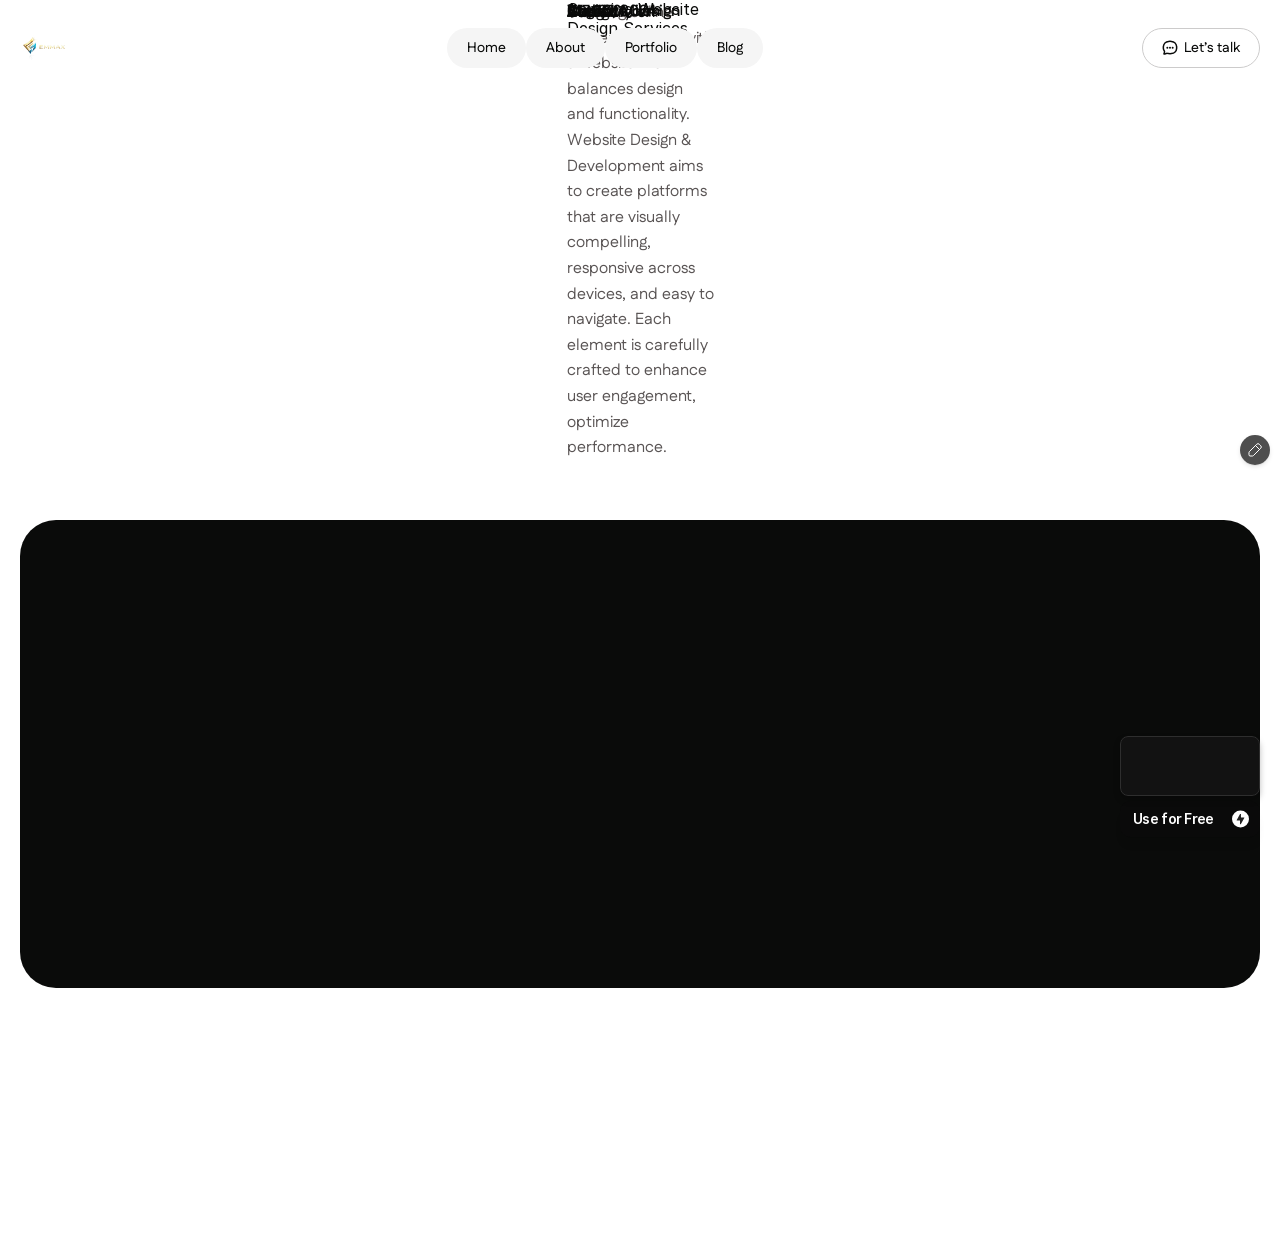
<file: portfolio/camping-website-design/index.html>
<!DOCTYPE html>
<html lang="en" class="lenis"><head>
<base href="/">
<link rel="stylesheet" href="/styles.css"><script>(function(){var f=window.fetch;window.fetch=function(u,o){if(typeof u==='string'&&u.includes('.framercms')){return f('/assets/cms/'+u.split('/').pop(),o);}return f(u,o);};})();</script>
	<meta charset="utf-8">
	<meta name="viewport" content="width=device-width">
	<meta name="generator" content="Framer 80f113d">
	<title>Camping Website Design - Portfolio Website</title>
    <link rel="canonical" href="https://final-fox-534912.framer.app/portfolio/camping-website-design"><meta property="og:url" content="https://final-fox-534912.framer.app/portfolio/camping-website-design"><meta name="description" content="Portox is a Portfolio Framer Template &amp; Framer Agency Template designed to showcase your agency’s or portfolio’s work. Ideal for freelancers, creative portfolios, creative agencies, digital agencies, personal portfolios, and portfolio landing pages.">
    <meta name="framer-search-index" content="https://framerusercontent.com/sites/3VRWJns4DyxJ1sNEsjS21C/searchIndex-oA21CQHNcejg.json">
    <link href="assets/images/image-extra-1.png" rel="icon" media="(prefers-color-scheme: light)">
    <link href="assets/images/image-extra-1.png" rel="icon" media="(prefers-color-scheme: dark)">
    <!-- Open Graph -->
    <meta property="og:type" content="website">
    <meta property="og:title" content="Camping Website Design - Portfolio Website">
    <meta property="og:description" content="Portox is a Portfolio Framer Template &amp; Framer Agency Template designed to showcase your agency’s or portfolio’s work. Ideal for freelancers, creative portfolios, creative agencies, digital agencies, personal portfolios, and portfolio landing pages.">
    <meta property="og:image" content="assets/images/image-extra-2.png">
    <!-- X -->
    <meta name="twitter:card" content="summary_large_image">
    <meta name="twitter:title" content="Camping Website Design - Portfolio Website">
    <meta name="twitter:description" content="Portox is a Portfolio Framer Template &amp; Framer Agency Template designed to showcase your agency’s or portfolio’s work. Ideal for freelancers, creative portfolios, creative agencies, digital agencies, personal portfolios, and portfolio landing pages.">
    <meta name="twitter:image" content="assets/images/image-extra-2.png">
	
	
	<script>try{if(localStorage.getItem("__framer_force_showing_editorbar_since")){const n=document.createElement("link");n.rel="modulepreload";n.href="https://framer.com/edit/init.mjs";document.head.appendChild(n)}}catch(e){}</script><link rel="modulepreload" href="https://framer.com/edit/init.mjs">
	<!-- Start of headStart -->
    
    <!-- End of headStart -->
	
	
	<link href="https://fonts.gstatic.com" rel="preconnect" crossorigin="">
    <link href="https://fonts.gstatic.com" rel="preconnect" crossorigin="">
	
	<meta name="robots" content="max-image-preview:large"><!-- Start of headEnd -->
    
    <!-- End of headEnd -->
	
</head>
<body>
	
	<!-- Start of bodyStart -->
    
    <!-- End of bodyStart -->
	
	<div id="main" data-framer-hydrate-v2="{&quot;routeId&quot;:&quot;FMOvZEl9q&quot;,&quot;localeId&quot;:&quot;default&quot;,&quot;pathVariables&quot;:{&quot;b6B8YW_lq&quot;:&quot;camping-website-design&quot;},&quot;breakpoints&quot;:[{&quot;hash&quot;:&quot;13ujnbt&quot;,&quot;mediaQuery&quot;:&quot;(min-width: 1200px)&quot;},{&quot;hash&quot;:&quot;1hgne1&quot;,&quot;mediaQuery&quot;:&quot;(min-width: 810px) and (max-width: 1199.98px)&quot;},{&quot;hash&quot;:&quot;1vrnw1&quot;,&quot;mediaQuery&quot;:&quot;(max-width: 809.98px)&quot;},{&quot;hash&quot;:&quot;1uvlfzf&quot;,&quot;mediaQuery&quot;:&quot;(min-width: 1200px)&quot;},{&quot;hash&quot;:&quot;qoz70k&quot;,&quot;mediaQuery&quot;:&quot;(min-width: 810px) and (max-width: 1199.98px)&quot;},{&quot;hash&quot;:&quot;fwj6yk&quot;,&quot;mediaQuery&quot;:&quot;(max-width: 809.98px)&quot;}],&quot;collectionItemId&quot;:&quot;cxjIpt7BT&quot;}" data-framer-ssr-released-at="2026-09-22T10:33:36.226Z" data-framer-page-optimized-at="2026-09-22T13:09:20.094Z" data-framer-generated-page=""><!--$--><!--$--><div class="framer-bTxfY framer-1uvlfzf" data-layout-template="true" style="--13wru43:visible;min-height:100vh;width:auto"><div class="ssr-variant hidden-fwj6yk hidden-qoz70k"><div class="framer-ur6hwr-container" data-framer-layout-hint-center-x="true" style="transform:translateX(-50%)"><nav class="framer-0aSs1 framer-18srp3u framer-v-18srp3u" data-framer-name="Desktop" style="background-color: rgba(255, 255, 255, 0); width: 100%; box-shadow: none; opacity: 1;"><div class="framer-fo834p" data-framer-name="Container" style="opacity: 1;"><div class="framer-1ups8b0" data-framer-name="Navbar" style="opacity: 1;"><div class="framer-1ruhuxi-container" style="opacity: 1;"><!--$--><a class="framer-lDyuJ framer-17f0gnq framer-v-17f0gnq framer-17779d6" data-framer-name="Default" href="../" style="height: 100%; width: 100%; opacity: 1;"><div class="framer-7lzihu" data-framer-name="Image" style="opacity: 1;"><div style="position:absolute;border-radius:inherit;corner-shape:inherit;top:0;right:0;bottom:0;left:0" data-framer-background-image-wrapper="true"><img decoding="auto" width="1536" height="1024" sizes="(min-width: 1200px) 48px, (max-width: 809.98px) 48px, (min-width: 810px) and (max-width: 1199.98px) 48px" srcset="assets/images/logo-1.png 512w,assets/images/logo-2.png 1024w,assets/images/logo-3.png 1536w" src="assets/images/logo-3.png" alt="Logo" style="display:block;width:100%;height:100%;border-radius:inherit;corner-shape:inherit;object-position:center;object-fit:cover"></div></div></a><!--/$--></div><ul class="framer-gl4crs" data-framer-name="Navigation" style="background-color:rgba(0, 0, 0, 0);border-bottom-left-radius:0px;border-bottom-right-radius:0px;border-top-left-radius:0px;border-top-right-radius:0px;box-shadow:none;opacity:1"><!--$--><li class="framer-kb8dy4-container" style="opacity: 1;"><!--$--><a class="framer-0j7ht framer-PoLMw framer-17ixekp framer-v-17ixekp framer-1ai53nj" data-framer-name="Primary" data-highlight="true" href="../" tabindex="0" style="background-color: var(--token-7b5d9f2c-a6c0-450b-bff1-12cab5ce755a, rgb(245, 245, 245)); border-radius: 1000px; opacity: 1;"><div class="framer-wcdkum" data-framer-name="Text" data-framer-component-type="RichTextContainer" style="--extracted-r6o4lv: var(--token-949b360b-9e64-4017-8985-c09cc605bb85, rgb(10, 11, 10)); --framer-paragraph-spacing: 0px; transform: none; opacity: 1;"><p class="framer-text framer-styles-preset-nq1u6z" data-styles-preset="WBcn5oa1r" style="--framer-text-color:var(--extracted-r6o4lv, var(--token-949b360b-9e64-4017-8985-c09cc605bb85, rgb(10, 11, 10)))">Home</p></div></a><!--/$--></li><!--/$--><!--$--><li class="framer-19ld0jh-container" style="opacity: 1;"><!--$--><a class="framer-0j7ht framer-PoLMw framer-17ixekp framer-v-17ixekp framer-1ai53nj" data-framer-name="Primary" data-highlight="true" href="../about" tabindex="0" style="background-color: var(--token-7b5d9f2c-a6c0-450b-bff1-12cab5ce755a, rgb(245, 245, 245)); border-radius: 1000px; opacity: 1;"><div class="framer-wcdkum" data-framer-name="Text" data-framer-component-type="RichTextContainer" style="--extracted-r6o4lv: var(--token-949b360b-9e64-4017-8985-c09cc605bb85, rgb(10, 11, 10)); --framer-paragraph-spacing: 0px; transform: none; opacity: 1;"><p class="framer-text framer-styles-preset-nq1u6z" data-styles-preset="WBcn5oa1r" style="--framer-text-color:var(--extracted-r6o4lv, var(--token-949b360b-9e64-4017-8985-c09cc605bb85, rgb(10, 11, 10)))">About</p></div></a><!--/$--></li><!--/$--><!--$--><li class="framer-13m6529-container" style="opacity: 1;"><!--$--><a class="framer-0j7ht framer-PoLMw framer-17ixekp framer-v-17ixekp framer-1ai53nj" data-framer-name="Primary" data-highlight="true" href="../portfolio" tabindex="0" style="background-color: var(--token-7b5d9f2c-a6c0-450b-bff1-12cab5ce755a, rgb(245, 245, 245)); border-radius: 1000px; opacity: 1;"><div class="framer-wcdkum" data-framer-name="Text" data-framer-component-type="RichTextContainer" style="--extracted-r6o4lv: var(--token-949b360b-9e64-4017-8985-c09cc605bb85, rgb(10, 11, 10)); --framer-paragraph-spacing: 0px; transform: none; opacity: 1;"><p class="framer-text framer-styles-preset-nq1u6z" data-styles-preset="WBcn5oa1r" style="--framer-text-color:var(--extracted-r6o4lv, var(--token-949b360b-9e64-4017-8985-c09cc605bb85, rgb(10, 11, 10)))">Portfolio</p></div></a><!--/$--></li><!--/$--><!--$--><li class="framer-1iy6w8u-container" style="opacity: 1;"><!--$--><a class="framer-0j7ht framer-PoLMw framer-17ixekp framer-v-17ixekp framer-1ai53nj" data-framer-name="Primary" data-highlight="true" href="../blog" tabindex="0" style="background-color: var(--token-7b5d9f2c-a6c0-450b-bff1-12cab5ce755a, rgb(245, 245, 245)); border-radius: 1000px; opacity: 1;"><div class="framer-wcdkum" data-framer-name="Text" data-framer-component-type="RichTextContainer" style="--extracted-r6o4lv: var(--token-949b360b-9e64-4017-8985-c09cc605bb85, rgb(10, 11, 10)); --framer-paragraph-spacing: 0px; transform: none; opacity: 1;"><p class="framer-text framer-styles-preset-nq1u6z" data-styles-preset="WBcn5oa1r" style="--framer-text-color:var(--extracted-r6o4lv, var(--token-949b360b-9e64-4017-8985-c09cc605bb85, rgb(10, 11, 10)))">Blog</p></div></a><!--/$--></li><!--/$--></ul><div class="framer-1uuwo3i" data-framer-name="Button Block" style="opacity: 1;"><!--$--><div class="framer-1ndqnl2-container" style="opacity: 1;"><!--$--><a class="framer-yxd7o framer-apnp3 framer-PoLMw framer-1n7w2b8 framer-v-4s9nzx framer-mk0ano" data-border="true" data-framer-name="Header" href="../contact" style="--border-bottom-width: 1px; --border-color: var(--token-654e38f5-ff4e-47e8-a705-d17ecd43d08d, rgb(204, 203, 203)); --border-left-width: 1px; --border-right-width: 1px; --border-style: solid; --border-top-width: 1px; background-color: rgba(197, 240, 41, 0); border-radius: 999px; opacity: 1;"><div class="framer-6dcmcc" data-framer-name="Text" data-framer-component-type="RichTextContainer" style="--extracted-r6o4lv: var(--token-949b360b-9e64-4017-8985-c09cc605bb85, rgb(10, 11, 10)); --framer-paragraph-spacing: 0px; transform: none; opacity: 1;"><p class="framer-text framer-styles-preset-nq1u6z" data-styles-preset="WBcn5oa1r" style="--framer-text-color:var(--extracted-r6o4lv, var(--token-949b360b-9e64-4017-8985-c09cc605bb85, rgb(10, 11, 10)))">Let’s talk</p></div><div class="framer-1efien3" data-framer-name="Icon Wrap" style="opacity: 1;"><div class="framer-pfcsot" data-framer-name="Hover Icon" style="opacity:0"><div style="position:absolute;border-radius:inherit;corner-shape:inherit;top:0;right:0;bottom:0;left:0" data-framer-background-image-wrapper="true"><img decoding="auto" width="16" height="16" src="assets/images/icon-1.svg" alt="Icon" style="display:block;width:100%;height:100%;border-radius:inherit;corner-shape:inherit;object-position:center;object-fit:cover"></div></div><div class="framer-1pke27q" data-framer-name="Default Icon" style="opacity:1"><div style="position:absolute;border-radius:inherit;corner-shape:inherit;top:0;right:0;bottom:0;left:0" data-framer-background-image-wrapper="true"><img decoding="auto" width="16" height="16" src="assets/images/icon-2.svg" alt="Icon" style="display:block;width:100%;height:100%;border-radius:inherit;corner-shape:inherit;object-position:center;object-fit:cover"></div></div></div></a><!--/$--></div><!--/$--></div></div></div></nav></div></div><div data-framer-root="" class="framer-zkrIJ framer-rk2b5 framer-YBqoE framer-H4TY8 framer-yRJJh framer-IkVEL framer-OlTyu framer-wypDN framer-qbpQ1 framer-SSPwS framer-lg7V0 framer-13ujnbt" style="min-height:100vh;width:auto;display:contents"><div class="framer-1drtvj8-container"><!--$--><div></div><!--/$--></div><section class="framer-6kq313" data-framer-name="Portfolio Details Section" id="banner"><div class="framer-v5rzkn" data-framer-name="Container"><div class="framer-paqibr" data-framer-name="Content Wrapper"><div class="framer-6pb4eb" data-framer-name="Description Block"><div class="ssr-variant hidden-1vrnw1"><div class="framer-hzsysl" data-framer-appear-id="hzsysl" data-framer-name="Text Block" style="opacity: 0.001; transform: translateX(-50px); will-change: transform;"><div class="framer-w3aiio" data-framer-name="Title" data-framer-component-type="RichTextContainer" style="transform:none"><h1 class="framer-text framer-styles-preset-3iixzk" data-styles-preset="YapFmmdxr" style="--framer-text-color:var(--token-949b360b-9e64-4017-8985-c09cc605bb85, rgb(10, 11, 10))">Camping Website Design Services</h1></div><div class="framer-1gg5wgu" data-framer-name="Short Description" data-framer-component-type="RichTextContainer" style="transform:none"><p class="framer-text framer-styles-preset-1htgcg1" data-styles-preset="lIHPTnbc6" style="--framer-text-color:var(--token-45b9b9b6-d867-4e57-9c40-e1f1d58c33c0, rgb(90, 85, 85))">A strong online presence starts with a website that balances design and functionality. Website Design &amp; Development aims to create platforms that are visually compelling, responsive across devices, and easy to navigate. Each element is carefully crafted to enhance user engagement, optimize performance.</p></div></div></div><div class="ssr-variant hidden-1vrnw1"><div class="framer-15y0ph0" data-framer-appear-id="15y0ph0" data-framer-name="Text Block" style="opacity: 0.001; transform: translateX(50px); will-change: transform;"><div class="framer-v6xql5" data-border="true" data-framer-name="Line"></div><div class="framer-fjrwbu" data-framer-name="Client Block"><div class="framer-on4jat" data-framer-name="Title" data-framer-component-type="RichTextContainer" style="transform:none"><p class="framer-text framer-styles-preset-1htgcg1" data-styles-preset="lIHPTnbc6" style="--framer-text-color:var(--token-949b360b-9e64-4017-8985-c09cc605bb85, rgb(10, 11, 10))">Client</p></div><div class="framer-1v71z7q" data-framer-name="Client Name" data-framer-component-type="RichTextContainer" style="transform:none"><p class="framer-text framer-styles-preset-wdtm3a" data-styles-preset="j4IyWsLad" style="--framer-text-color:var(--token-949b360b-9e64-4017-8985-c09cc605bb85, rgb(10, 11, 10))">Maxim Mirth</p></div></div><div class="framer-1sqhm0b" data-border="true" data-framer-name="Line"></div><div class="framer-18n2mz7" data-framer-name="Category Block"><div class="framer-16hk3xb" data-framer-name="Title" data-framer-component-type="RichTextContainer" style="transform:none"><p class="framer-text framer-styles-preset-1htgcg1" data-styles-preset="lIHPTnbc6" style="--framer-text-color:var(--token-949b360b-9e64-4017-8985-c09cc605bb85, rgb(10, 11, 10))">Category</p></div><div class="framer-1rzd7b5" data-framer-name="Details Category" data-framer-component-type="RichTextContainer" style="transform:none"><p class="framer-text framer-styles-preset-wdtm3a" data-styles-preset="j4IyWsLad" style="--framer-text-color:var(--token-949b360b-9e64-4017-8985-c09cc605bb85, rgb(10, 11, 10))">Website design</p></div></div><div class="framer-x4g9w9" data-border="true" data-framer-name="Line"></div><div class="framer-ghyu7r" data-framer-name="Budget Block"><div class="framer-1vjdw5x" data-framer-name="Title" data-framer-component-type="RichTextContainer" style="transform:none"><p class="framer-text framer-styles-preset-1htgcg1" data-styles-preset="lIHPTnbc6" style="--framer-text-color:var(--token-949b360b-9e64-4017-8985-c09cc605bb85, rgb(10, 11, 10))">Budget</p></div><div class="framer-8665vb" data-framer-name="Budget" data-framer-component-type="RichTextContainer" style="transform:none"><p class="framer-text framer-styles-preset-wdtm3a" data-styles-preset="j4IyWsLad" style="--framer-text-color:var(--token-949b360b-9e64-4017-8985-c09cc605bb85, rgb(10, 11, 10))">$17,000</p></div></div><div class="framer-134mjaq" data-border="true" data-framer-name="Line"></div><div class="framer-17hud77" data-framer-name="Date Block"><div class="framer-1kd06l9" data-framer-name="Title" data-framer-component-type="RichTextContainer" style="transform:none"><p class="framer-text framer-styles-preset-1htgcg1" data-styles-preset="lIHPTnbc6" style="--framer-text-color:var(--token-949b360b-9e64-4017-8985-c09cc605bb85, rgb(10, 11, 10))">Date</p></div><div class="framer-vj3785" data-framer-name="Date" data-framer-component-type="RichTextContainer" style="transform:none"><p class="framer-text framer-styles-preset-wdtm3a" data-styles-preset="j4IyWsLad" style="--framer-text-color:var(--token-949b360b-9e64-4017-8985-c09cc605bb85, rgb(10, 11, 10))"><time datetime="2024-08-27T00:00:00.000Z">Aug 27, 2024</time></p></div></div><div class="framer-1rrxiey" data-border="true" data-framer-name="Line"></div><div class="framer-50orup" data-framer-name="Available Block"><div class="framer-10hzyxv" data-framer-name="Title" data-framer-component-type="RichTextContainer" style="transform:none"><p class="framer-text framer-styles-preset-1htgcg1" data-styles-preset="lIHPTnbc6" style="--framer-text-color:var(--token-949b360b-9e64-4017-8985-c09cc605bb85, rgb(10, 11, 10))">Available on</p></div><div class="ssr-variant hidden-1hgne1"><div class="framer-7j1rt8" data-framer-component-type="RichTextContainer" style="transform:none"><p class="framer-text framer-styles-preset-wdtm3a" data-styles-preset="j4IyWsLad" style="--framer-text-color:var(--token-949b360b-9e64-4017-8985-c09cc605bb85, rgb(10, 11, 10))"><!--$--><a class="framer-text framer-styles-preset-hbudqq" data-styles-preset="N5MJ54LyY" href="https://banki.framer.website/" rel="">Banki</a><!--/$--></p></div></div></div><div class="framer-1nua4jn" data-border="true" data-framer-name="Line"></div></div></div></div><div class="ssr-variant hidden-1vrnw1"><div class="framer-61ragh" data-framer-name="Banner Image" style="will-change:transform;opacity:0;transform:translateY(50px)"><div style="position:absolute;border-radius:inherit;corner-shape:inherit;top:0;right:0;bottom:0;left:0" data-framer-background-image-wrapper="true"><img decoding="auto" width="5568" height="2784" sizes="(min-width: 1200px) calc(min(100vw, 1320px) - 40px), (max-width: 809.98px) calc(min(100vw, 620px) - 40px), (min-width: 810px) and (max-width: 1199.98px) calc(min(100vw, 990px) - 40px)" srcset="assets/images/thumbnail-image-7.png 512w,assets/images/thumbnail-image-8.png 1024w,assets/images/thumbnail-image-6.png 2048w,assets/images/thumbnail-image-9.png 4096w,assets/images/thumbnail-image-10.png 5568w" src="assets/images/thumbnail-image-10.png" alt="Banner Image" style="display:block;width:100%;height:100%;border-radius:inherit;corner-shape:inherit;object-position:center;object-fit:cover"></div></div></div><div class="ssr-variant hidden-1vrnw1"><div class="framer-1jxoi24" data-framer-name="Content One" data-framer-component-type="RichTextContainer" style="will-change:transform;opacity:0;transform:translateY(50px)"><h4 class="framer-text framer-styles-preset-1y1y8og">Project Overviews</h4><p class="framer-text framer-styles-preset-1dgvxjo">This project involved designing a visually immersive website for outdoor enthusiasts, showcasing camping destinations, gear reviews, and adventure guides. Emphasis was placed on clean layouts, engaging imagery, and intuitive navigation, allowing users to easily explore options, plan trips, and access information without distraction, creating an experience that feels both practical and inspiring.</p><p class="framer-text framer-styles-preset-1dgvxjo"><br class="framer-text trailing-break"></p><h4 class="framer-text framer-styles-preset-1y1y8og">Work process</h4><p class="framer-text framer-styles-preset-1dgvxjo">This camping website aimed to create an immersive and engaging experience for outdoor enthusiasts, combining visual storytelling with easy navigation and practical information. The design process emphasized accessibility, usability, and engagement.</p><ul class="framer-text"><li data-preset-tag="p" class="framer-text framer-styles-preset-1dgvxjo"><p class="framer-text framer-styles-preset-1dgvxjo"><strong class="framer-text">Understanding user needs and camping trends</strong></p></li><li data-preset-tag="p" class="framer-text framer-styles-preset-1dgvxjo"><p class="framer-text framer-styles-preset-1dgvxjo"><strong class="framer-text">Planning content structure and navigation</strong></p></li><li data-preset-tag="p" class="framer-text framer-styles-preset-1dgvxjo"><p class="framer-text framer-styles-preset-1dgvxjo"><strong class="framer-text">Wireframing layouts for desktop and mobile</strong></p></li><li data-preset-tag="p" class="framer-text framer-styles-preset-1dgvxjo"><p class="framer-text framer-styles-preset-1dgvxjo"><strong class="framer-text">Designing visuals with engaging imagery and interactive elements</strong></p></li><li data-preset-tag="p" class="framer-text framer-styles-preset-1dgvxjo"><p class="framer-text framer-styles-preset-1dgvxjo"><strong class="framer-text">Development ensuring responsiveness and fast load times</strong></p></li><li data-preset-tag="p" class="framer-text framer-styles-preset-1dgvxjo"><p class="framer-text framer-styles-preset-1dgvxjo"><strong class="framer-text">User testing and iteration based on feedback</strong></p></li></ul></div></div><div class="framer-uvknqp" data-framer-name="Image Wrapper"><div class="ssr-variant hidden-1vrnw1"><div class="framer-5jgg6a" data-framer-name="Details Image" style="will-change:transform;opacity:0;transform:translateY(50px)"><div style="position:absolute;border-radius:inherit;corner-shape:inherit;top:0;right:0;bottom:0;left:0" data-framer-background-image-wrapper="true"><img decoding="auto" width="4160" height="6240" sizes="(min-width: 1200px) calc(min(100vw, 1320px) - 40px), (max-width: 809.98px) calc(min(100vw, 620px) - 40px), (min-width: 810px) and (max-width: 1199.98px) calc(min(100vw, 990px) - 40px)" srcset="assets/images/details-image-2.jpeg 682w,assets/images/details-image-1.jpeg 1365w,assets/images/details-image-3.jpeg 2730w,assets/images/details-image-4.jpeg 4160w" src="assets/images/details-image-4.jpeg" alt="Details Image" style="display:block;width:100%;height:100%;border-radius:inherit;corner-shape:inherit;object-position:center;object-fit:cover"></div></div></div><div class="framer-1fb16gu"><div class="ssr-variant hidden-1vrnw1"><div class="framer-106qhr9" data-framer-name="Image" style="will-change:transform;opacity:0;transform:translateY(50px)"><div style="position:absolute;border-radius:inherit;corner-shape:inherit;top:0;right:0;bottom:0;left:0" data-framer-background-image-wrapper="true"><img decoding="auto" width="3840" height="2160" sizes="(min-width: 1200px) max((min(100vw, 1320px) - 64px) / 2, 10px), (max-width: 809.98px) max((min(100vw, 620px) - 56px) / 2, 10px), (min-width: 810px) and (max-width: 1199.98px) max((min(100vw, 990px) - 62px) / 2, 10px)" srcset="assets/images/image-one-2.jpeg 512w,assets/images/image-one-1.jpeg 1024w,assets/images/image-one-3.jpeg 2048w,assets/images/image-one-4.jpeg 3840w" src="assets/images/image-one-4.jpeg" alt="Image One" style="display:block;width:100%;height:100%;border-radius:inherit;corner-shape:inherit;object-position:center;object-fit:cover"></div></div></div><div class="ssr-variant hidden-1vrnw1"><div class="framer-106qhr9" data-framer-name="Image" style="will-change:transform;opacity:0;transform:translateY(50px)"><div style="position:absolute;border-radius:inherit;corner-shape:inherit;top:0;right:0;bottom:0;left:0" data-framer-background-image-wrapper="true"><img decoding="auto" width="6016" height="4000" sizes="(min-width: 1200px) max((min(100vw, 1320px) - 64px) / 2, 10px), (max-width: 809.98px) max((min(100vw, 620px) - 56px) / 2, 10px), (min-width: 810px) and (max-width: 1199.98px) max((min(100vw, 990px) - 62px) / 2, 10px)" srcset="assets/images/image-two-2.jpeg 512w,assets/images/image-two-1.jpeg 1024w,assets/images/image-two-3.jpeg 2048w,assets/images/image-two-4.jpeg 4096w,assets/images/image-two-5.jpeg 6016w" src="assets/images/image-two-5.jpeg" alt="Image Two" style="display:block;width:100%;height:100%;border-radius:inherit;corner-shape:inherit;object-position:center;object-fit:cover"></div></div></div></div></div><div class="ssr-variant hidden-1vrnw1"><div class="framer-1z0bvh4" data-framer-name="Content Two" data-framer-component-type="RichTextContainer" style="will-change:transform;opacity:0;transform:translateY(50px)"><h4 class="framer-text framer-styles-preset-1y1y8og">Approach</h4><p class="framer-text framer-styles-preset-1dgvxjo">The approach for the camping website focused on creating an engaging, accessible, and immersive digital experience for outdoor enthusiasts. Every design choice, from layout to interactive features, was made to enhance usability while conveying a sense of adventure. While clarity and navigation are essential, overlooking visual hierarchy or accessibility can result in a disjointed user experience. Likewise, decorative elements are applied thoughtfully rather than excessively, ensuring that inspiration and function coexist. For instance, combining interactive maps with gear guides allows users to plan trips efficiently while feeling fully engaged with the content.</p></div></div><div class="framer-j5gdmv" data-framer-name="Quote Wrapper" style="will-change:transform;opacity:0;transform:translateY(50px)"><div class="framer-19qt1h5" data-framer-name="Qoute Block"><div class="framer-hj7sn0" data-framer-name="Qoute" data-framer-component-type="RichTextContainer" style="transform:none"><p class="framer-text framer-styles-preset-ug2f6d" data-styles-preset="XzT7wiUNw" style="--framer-text-color:var(--token-c1d28b74-a590-41ff-8ca4-699a4cdf04bc, rgb(0, 0, 0))">"A website should not only provide information but also invite exploration, capturing the spirit of adventure through design and interaction. Navigation, visuals, and content must work together seamlessly to inspire users while keeping them oriented. The balance between engagement and clarity ensures that every visit becomes an enjoyable experience."</p></div></div></div><div class="ssr-variant hidden-1vrnw1"><div class="framer-3vntsw" data-framer-name="Content Three" data-framer-component-type="RichTextContainer" style="will-change:transform;opacity:0;transform:translateY(50px)"><h4 class="framer-text framer-styles-preset-1y1y8og">Solution</h4><p class="framer-text framer-styles-preset-1dgvxjo">The solution involved combining a visually engaging and dynamic layout with practical tools and interactive elements, allowing users to explore destinations, gear, and guides seamlessly. By carefully balancing immersive imagery with intuitive navigation and subtle animations, the website creates a cohesive and memorable experience that communicates both inspiration and utility, capturing the adventurous spirit of the brand while ensuring accessibility and ease of use.</p></div></div><div class="ssr-variant hidden-1vrnw1"><div class="framer-1513i8j" data-framer-name="Bottom Content" style="will-change:transform;opacity:0;transform:translateY(50px)"><div class="framer-1o381x6" data-framer-name="Social Info Block"><div class="framer-1obnxdn" data-framer-name="Text" data-framer-component-type="RichTextContainer" style="transform:none"><p class="framer-text framer-styles-preset-i8h8do" data-styles-preset="N27jjW0oB" style="--framer-text-color:var(--token-949b360b-9e64-4017-8985-c09cc605bb85, rgb(10, 11, 10))">Share it on :</p></div><div class="framer-1tckcaz" data-framer-name="Social Icon Block"><!--$--><div class="ssr-variant hidden-1hgne1"><div class="framer-15f6j8h-container"><!--$--><a class="framer-RuWYO framer-1stc8a2 framer-v-1f716lx framer-lxr1jy" data-framer-name="Terially" data-border="true" href="https://www.facebook.com" target="_blank" style="--border-bottom-width: 1px; --border-color: var(--token-654e38f5-ff4e-47e8-a705-d17ecd43d08d, rgb(204, 203, 203)); --border-left-width: 1px; --border-right-width: 1px; --border-style: solid; --border-top-width: 1px; background: linear-gradient(322deg, rgba(9, 10, 9, 0) 0%, rgba(9, 10, 9, 0) 100%) rgba(9, 10, 9, 0); border-radius: 100px; opacity: 1;"><div class="framer-122wy6" data-framer-name="Icon Wrap" style="opacity: 1;"><div class="framer-18nkesa" data-framer-name="Hover Icon" style="opacity:0"><div style="position:absolute;border-radius:inherit;corner-shape:inherit;top:0;right:0;bottom:0;left:0" data-framer-background-image-wrapper="true"><img decoding="auto" width="16" height="16" src="assets/images/social-icon-11.svg" alt="Social Icon" style="display:block;width:100%;height:100%;border-radius:inherit;corner-shape:inherit;object-position:center;object-fit:cover"></div></div><div class="framer-3n0p2t" data-framer-name="Default Icon" style="opacity:1"><div style="position:absolute;border-radius:inherit;corner-shape:inherit;top:0;right:0;bottom:0;left:0" data-framer-background-image-wrapper="true"><img decoding="auto" width="16" height="16" src="assets/images/social-icon-12.svg" alt="Social Icon" style="display:block;width:100%;height:100%;border-radius:inherit;corner-shape:inherit;object-position:center;object-fit:cover"></div></div></div></a><!--/$--></div></div><!--/$--><!--$--><div class="ssr-variant hidden-1hgne1"><div class="framer-1iuneg5-container"><!--$--><a class="framer-RuWYO framer-1stc8a2 framer-v-1f716lx framer-lxr1jy" data-framer-name="Terially" data-border="true" href="https://www.instagram.com" target="_blank" style="--border-bottom-width: 1px; --border-color: var(--token-654e38f5-ff4e-47e8-a705-d17ecd43d08d, rgb(204, 203, 203)); --border-left-width: 1px; --border-right-width: 1px; --border-style: solid; --border-top-width: 1px; background: linear-gradient(322deg, rgba(9, 10, 9, 0) 0%, rgba(9, 10, 9, 0) 100%) rgba(9, 10, 9, 0); border-radius: 100px; opacity: 1;"><div class="framer-122wy6" data-framer-name="Icon Wrap" style="opacity: 1;"><div class="framer-18nkesa" data-framer-name="Hover Icon" style="opacity:0"><div style="position:absolute;border-radius:inherit;corner-shape:inherit;top:0;right:0;bottom:0;left:0" data-framer-background-image-wrapper="true"><img decoding="auto" width="16" height="16" src="assets/images/social-icon-13.svg" alt="Social Icon" style="display:block;width:100%;height:100%;border-radius:inherit;corner-shape:inherit;object-position:center;object-fit:cover"></div></div><div class="framer-3n0p2t" data-framer-name="Default Icon" style="opacity:1"><div style="position:absolute;border-radius:inherit;corner-shape:inherit;top:0;right:0;bottom:0;left:0" data-framer-background-image-wrapper="true"><img decoding="auto" width="16" height="16" src="assets/images/social-icon-14.svg" alt="Social Icon" style="display:block;width:100%;height:100%;border-radius:inherit;corner-shape:inherit;object-position:center;object-fit:cover"></div></div></div></a><!--/$--></div></div><!--/$--><!--$--><div class="ssr-variant hidden-1hgne1"><div class="framer-1c1ts7n-container"><!--$--><a class="framer-RuWYO framer-1stc8a2 framer-v-1f716lx framer-lxr1jy" data-framer-name="Terially" data-border="true" href="https://www.twitter.com" target="_blank" style="--border-bottom-width: 1px; --border-color: var(--token-654e38f5-ff4e-47e8-a705-d17ecd43d08d, rgb(204, 203, 203)); --border-left-width: 1px; --border-right-width: 1px; --border-style: solid; --border-top-width: 1px; background: linear-gradient(322deg, rgba(9, 10, 9, 0) 0%, rgba(9, 10, 9, 0) 100%) rgba(9, 10, 9, 0); border-radius: 100px; opacity: 1;"><div class="framer-122wy6" data-framer-name="Icon Wrap" style="opacity: 1;"><div class="framer-18nkesa" data-framer-name="Hover Icon" style="opacity:0"><div style="position:absolute;border-radius:inherit;corner-shape:inherit;top:0;right:0;bottom:0;left:0" data-framer-background-image-wrapper="true"><img decoding="auto" width="16" height="16" src="assets/images/social-icon-15.svg" alt="Social Icon" style="display:block;width:100%;height:100%;border-radius:inherit;corner-shape:inherit;object-position:center;object-fit:cover"></div></div><div class="framer-3n0p2t" data-framer-name="Default Icon" style="opacity:1"><div style="position:absolute;border-radius:inherit;corner-shape:inherit;top:0;right:0;bottom:0;left:0" data-framer-background-image-wrapper="true"><img decoding="auto" width="16" height="16" src="assets/images/social-icon-16.svg" alt="Social Icon" style="display:block;width:100%;height:100%;border-radius:inherit;corner-shape:inherit;object-position:center;object-fit:cover"></div></div></div></a><!--/$--></div></div><!--/$--></div></div><div class="framer-1jtayi" data-framer-name="Button Group"><!--$--><div class="ssr-variant hidden-1hgne1"><div class="framer-1q5yb40-container" style="--abs64n:1"><!--$--><a class="framer-kYzA1 framer-apnp3 framer-3tjZ5 framer-a7mmjd framer-v-td6nje framer-ppxvkl" data-framer-name="Privious" href="./voltgear-ev-tracking#banner" style="background-color: var(--token-30b44872-905e-4817-8dee-ab29e8190fe3, rgb(242, 242, 242)); border-radius: 999px; opacity: 1;"><div class="framer-1jwq5iv" data-framer-name="Text" data-framer-component-type="RichTextContainer" style="--extracted-r6o4lv: var(--token-949b360b-9e64-4017-8985-c09cc605bb85, rgb(10, 11, 10)); --framer-paragraph-spacing: 0px; transform: none; opacity: 1;"><p class="framer-text framer-styles-preset-11pdutb" data-styles-preset="n4POwZ1Fl" style="--framer-text-color:var(--extracted-r6o4lv, var(--token-949b360b-9e64-4017-8985-c09cc605bb85, rgb(10, 11, 10)))">Previous</p></div><div class="framer-211upl" data-framer-name="Icon Wrap" style="opacity: 1;"><div class="framer-1g8w01p" data-framer-name="Hover Icon" style="opacity:0"><div style="position:absolute;border-radius:inherit;corner-shape:inherit;top:0;right:0;bottom:0;left:0" data-framer-background-image-wrapper="true"><img decoding="auto" width="18" height="18" src="assets/images/arrow-icon-8.svg" alt="Arrow Icon" style="display:block;width:100%;height:100%;border-radius:inherit;corner-shape:inherit;object-position:center;object-fit:cover"></div></div><div class="framer-gptit6" data-framer-name="Default Icon" style="opacity:1"><div style="position:absolute;border-radius:inherit;corner-shape:inherit;top:0;right:0;bottom:0;left:0" data-framer-background-image-wrapper="true"><img decoding="auto" width="18" height="18" src="assets/images/arrow-icon-9.svg" alt="Arrow Icon" style="display:block;width:100%;height:100%;border-radius:inherit;corner-shape:inherit;object-position:center;object-fit:cover"></div></div></div></a><!--/$--></div></div><!--/$--><!--$--><div class="ssr-variant hidden-1hgne1"><div class="framer-nw8mj3-container" style="--5p0z4x:1"><!--$--><a class="framer-kYzA1 framer-apnp3 framer-3tjZ5 framer-a7mmjd framer-v-1lre3fc framer-ppxvkl" data-framer-name="Next" href="./minimal-brand-animation#banner" style="background-color: var(--token-30b44872-905e-4817-8dee-ab29e8190fe3, rgb(242, 242, 242)); border-radius: 999px; opacity: 1;"><div class="framer-1jwq5iv" data-framer-name="Text" data-framer-component-type="RichTextContainer" style="--extracted-r6o4lv: var(--token-949b360b-9e64-4017-8985-c09cc605bb85, rgb(10, 11, 10)); --framer-paragraph-spacing: 0px; transform: none; opacity: 1;"><p class="framer-text framer-styles-preset-11pdutb" data-styles-preset="n4POwZ1Fl" style="--framer-text-color:var(--extracted-r6o4lv, var(--token-949b360b-9e64-4017-8985-c09cc605bb85, rgb(10, 11, 10)))">Next</p></div><div class="framer-211upl" data-framer-name="Icon Wrap" style="opacity: 1;"><div class="framer-1g8w01p" data-framer-name="Hover Icon" style="opacity:0"><div style="position:absolute;border-radius:inherit;corner-shape:inherit;top:0;right:0;bottom:0;left:0" data-framer-background-image-wrapper="true"><img decoding="auto" width="18" height="18" src="assets/images/arrow-icon-4.svg" alt="Arrow Icon" style="display:block;width:100%;height:100%;border-radius:inherit;corner-shape:inherit;object-position:center;object-fit:cover"></div></div><div class="framer-gptit6" data-framer-name="Default Icon" style="opacity:1"><div style="position:absolute;border-radius:inherit;corner-shape:inherit;top:0;right:0;bottom:0;left:0" data-framer-background-image-wrapper="true"><img decoding="auto" width="18" height="18" src="assets/images/arrow-icon-10.svg" alt="Arrow Icon" style="display:block;width:100%;height:100%;border-radius:inherit;corner-shape:inherit;object-position:center;object-fit:cover"></div></div></div></a><!--/$--></div></div><!--/$--></div></div></div></div></div><div aria-label="Scroll Trigger" class="framer-b3vqdd" data-framer-name="Scroll Triger" id="scroll-trigger"></div></section><section class="framer-1i3rsaw" data-framer-name="Portfolio Section"><div class="framer-x0ymfu" data-framer-name="Container"><div class="framer-e2l0o7" data-framer-name="Content Wrapper"><div class="ssr-variant hidden-1vrnw1"><div class="framer-1etaepy" data-framer-name="Title Block" style="will-change:transform;opacity:0;transform:translateY(50px)"><div class="framer-1v7s7ag" data-framer-name="Title" data-framer-component-type="RichTextContainer" style="transform:none"><h2 class="framer-text framer-styles-preset-1cfv4er" data-styles-preset="PDRsvVt2O">Related Projects </h2></div><!--$--><div class="ssr-variant hidden-1hgne1"><div class="framer-15ka6p9-container"><!--$--><a class="framer-yxd7o framer-apnp3 framer-PoLMw framer-1n7w2b8 framer-v-1n7w2b8 framer-mk0ano" data-border="true" data-framer-name="Default" href="../portfolio" style="--border-bottom-width: 1px; --border-color: var(--token-654e38f5-ff4e-47e8-a705-d17ecd43d08d, rgb(204, 203, 203)); --border-left-width: 1px; --border-right-width: 1px; --border-style: solid; --border-top-width: 1px; background-color: rgba(197, 240, 41, 0); border-radius: 999px; opacity: 1;"><div class="framer-6dcmcc" data-framer-name="Text" data-framer-component-type="RichTextContainer" style="--extracted-r6o4lv: var(--token-949b360b-9e64-4017-8985-c09cc605bb85, rgb(10, 11, 10)); --framer-paragraph-spacing: 0px; transform: none; opacity: 1;"><p class="framer-text framer-styles-preset-11pdutb" data-styles-preset="n4POwZ1Fl" style="--framer-text-color:var(--extracted-r6o4lv, var(--token-949b360b-9e64-4017-8985-c09cc605bb85, rgb(10, 11, 10)))">View all  cases</p></div></a><!--/$--></div></div><!--/$--></div></div><div class="framer-6lo2zz"><!--$--><!--$--><div class="ssr-variant hidden-1vrnw1 hidden-1hgne1"><div class="framer-10j5sd9-container" style="will-change:transform;opacity:0;transform:translateY(50px)"><div class="framer-I60VF framer-fBFAZ framer-TcVAR framer-1nyuiym framer-v-1nyuiym" data-framer-cursor="1yhg9d4" data-framer-name="Default" style="width: 100%; border-radius: 36px; opacity: 1;"><!--$--><a class="framer-1i3ppg6 framer-1s2947q" data-framer-name="Image Wrap" href="./voltgear-ev-tracking#banner" style="opacity: 1;"><div class="framer-15b98eh" data-framer-name="Linear Ovarlay" style="background: linear-gradient(200deg, rgba(10, 11, 10, 0) 0%, rgba(10, 11, 10, 0.6) 100%); opacity: 1;"></div><div class="framer-1ljn2i8" style="transform: none; opacity: 1;"><div style="position:absolute;border-radius:inherit;corner-shape:inherit;top:0;right:0;bottom:0;left:0" data-framer-background-image-wrapper="true"><img decoding="async" loading="lazy" width="5568" height="2784" sizes="(min-width: 1200px) calc(min(100vw, 1320px) - 40px), (max-width: 809.98px) calc(min(100vw, 620px) - 40px), (min-width: 810px) and (max-width: 1199.98px) calc(min(100vw, 990px) - 40px)" srcset="assets/images/thumbnail-image-2.png 512w,assets/images/thumbnail-image-3.png 1024w,assets/images/thumbnail-image-1.png 2048w,assets/images/thumbnail-image-4.png 4096w,assets/images/thumbnail-image-5.png 5568w" src="assets/images/thumbnail-image-5.png" alt="Thumbnail Image" style="display:block;width:100%;height:100%;border-radius:inherit;corner-shape:inherit;object-position:center;object-fit:cover"></div></div></a><!--/$--><div class="framer-1alx3l2" data-framer-name="Text Block" style="transform: translateX(-50%); opacity: 1;"><div class="framer-18kmyr4" data-framer-name="Category Wrap" style="backdrop-filter: blur(50px); background-color: rgba(255, 255, 255, 0.25); border-radius: 999px; opacity: 1;"><div class="framer-1j911wn" data-framer-name="Text" data-framer-component-type="RichTextContainer" style="--extracted-r6o4lv: var(--token-0f4cbfc4-2063-4cea-a2b7-9caf65727dae, rgb(255, 255, 255)); --framer-paragraph-spacing: 0px; transform: none; opacity: 1;"><p class="framer-text framer-styles-preset-1ch0ebf" data-styles-preset="kn1JRYC8V" style="--framer-text-color:var(--extracted-r6o4lv, var(--token-0f4cbfc4-2063-4cea-a2b7-9caf65727dae, rgb(255, 255, 255)))">UiUx</p></div></div><div class="framer-zphd0t" data-framer-name="Title" data-framer-component-type="RichTextContainer" style="justify-content: flex-end; --extracted-1of0zx5: var(--token-0f4cbfc4-2063-4cea-a2b7-9caf65727dae, rgb(255, 255, 255)); --framer-paragraph-spacing: 0px; transform: none; opacity: 1;"><h2 class="framer-text framer-styles-preset-1v43aak" data-styles-preset="aYETrPp1_" style="--framer-text-color:var(--extracted-1of0zx5, var(--token-0f4cbfc4-2063-4cea-a2b7-9caf65727dae, rgb(255, 255, 255)))">Voltgear EV Tracking</h2></div></div></div></div></div><!--/$--><!--/$--></div></div></div></section><section class="framer-13skjl7" data-framer-name="Testimonial Section"><div class="framer-1env79z" data-framer-name="Container"><div class="framer-smy29r" data-framer-name="Content Wrapper"><div class="ssr-variant hidden-1vrnw1"><div class="framer-15qz7xe-container" style="will-change:transform;opacity:0;transform:scale(0.9)"><div class="framer-WKCeL framer-fwqcmq framer-v-fwqcmq" data-framer-name="Default" style="width: 100%; opacity: 1;"><div class="framer-1s7cxia-container" style="opacity: 1;"><!--$--><section style="display:flex;width:100%;height:100%;max-width:100%;max-height:100%;place-items:center;margin:0;padding:10px;list-style-type:none;text-indent:none;opacity:0;-webkit-mask-image:linear-gradient(to right, rgba(0, 0, 0, 0) 0%, rgba(0, 0, 0, 1) 0%, rgba(0, 0, 0, 1) 100%, rgba(0, 0, 0, 0) 100%);mask-image:linear-gradient(to right, rgba(0, 0, 0, 0) 0%, rgba(0, 0, 0, 1) 0%, rgba(0, 0, 0, 1) 100%, rgba(0, 0, 0, 0) 100%);overflow:hidden"><ul style="display:flex;width:100%;height:100%;max-width:100%;max-height:100%;place-items:center;margin:0;padding:0;list-style-type:none;text-indent:none;gap:32px;position:relative;flex-direction:row;will-change:auto;transform:translateX(-0px)"><li><div class="framer-1bg2k9b" data-framer-name="Text Block" style="flex-shrink: 0; opacity: 1;"><div class="framer-2kqdun" data-framer-name="Dot" style="background-color: var(--token-949b360b-9e64-4017-8985-c09cc605bb85, rgb(10, 11, 10)); border-radius: 100px; opacity: 1;"></div><div class="framer-afgeeq" data-framer-name="Image" style="opacity: 1;"><div style="position:absolute;border-radius:inherit;corner-shape:inherit;top:0;right:0;bottom:0;left:0" data-framer-background-image-wrapper="true"><img decoding="auto" width="4014" height="429" sizes="(min-width: 1200px) 934px, (max-width: 809.98px) 516px, (min-width: 810px) and (max-width: 1199.98px) 934px" srcset="assets/images/testimonial-image-2.png 512w,assets/images/testimonial-image-1.png 1024w,assets/images/testimonial-image-3.png 2048w,assets/images/testimonial-image-4.png 4014w" src="assets/images/testimonial-image-4.png" alt="Testimonial Image" style="display:block;width:100%;height:100%;border-radius:inherit;corner-shape:inherit;object-position:center;object-fit:contain"></div></div></div></li><li><div class="framer-1bg2k9b" data-framer-name="Text Block" style="flex-shrink: 0; opacity: 1;"><div class="framer-2kqdun" data-framer-name="Dot" style="background-color: var(--token-949b360b-9e64-4017-8985-c09cc605bb85, rgb(10, 11, 10)); border-radius: 100px; opacity: 1;"></div><div class="framer-afgeeq" data-framer-name="Image" style="opacity: 1;"><div style="position:absolute;border-radius:inherit;corner-shape:inherit;top:0;right:0;bottom:0;left:0" data-framer-background-image-wrapper="true"><img decoding="auto" width="4014" height="429" sizes="(min-width: 1200px) 934px, (max-width: 809.98px) 516px, (min-width: 810px) and (max-width: 1199.98px) 934px" srcset="assets/images/testimonial-image-2.png 512w,assets/images/testimonial-image-1.png 1024w,assets/images/testimonial-image-3.png 2048w,assets/images/testimonial-image-4.png 4014w" src="assets/images/testimonial-image-4.png" alt="Testimonial Image" style="display:block;width:100%;height:100%;border-radius:inherit;corner-shape:inherit;object-position:center;object-fit:contain"></div></div></div></li><li><div class="framer-1bg2k9b" data-framer-name="Text Block" style="flex-shrink: 0; opacity: 1;"><div class="framer-2kqdun" data-framer-name="Dot" style="background-color: var(--token-949b360b-9e64-4017-8985-c09cc605bb85, rgb(10, 11, 10)); border-radius: 100px; opacity: 1;"></div><div class="framer-afgeeq" data-framer-name="Image" style="opacity: 1;"><div style="position:absolute;border-radius:inherit;corner-shape:inherit;top:0;right:0;bottom:0;left:0" data-framer-background-image-wrapper="true"><img decoding="auto" width="4014" height="429" sizes="(min-width: 1200px) 934px, (max-width: 809.98px) 516px, (min-width: 810px) and (max-width: 1199.98px) 934px" srcset="assets/images/testimonial-image-2.png 512w,assets/images/testimonial-image-1.png 1024w,assets/images/testimonial-image-3.png 2048w,assets/images/testimonial-image-4.png 4014w" src="assets/images/testimonial-image-4.png" alt="Testimonial Image" style="display:block;width:100%;height:100%;border-radius:inherit;corner-shape:inherit;object-position:center;object-fit:contain"></div></div></div></li></ul></section><!--/$--></div></div></div></div><div class="ssr-variant hidden-1hgne1"><div class="framer-1sr5z9l-container hidden-1vrnw1" style="will-change:transform;opacity:0;transform:scale(0.9)"><div class="framer-euJuT framer-r4yk1u framer-v-r4yk1u" data-framer-name="Default" style="height: 100%; width: 100%; opacity: 1;"><div class="framer-1woo1i0-container" data-framer-name="Desktop" name="Desktop" style="opacity: 1;"><!--$--><section class="framer-slideshow framer-slideshow-axis-x" style="display:flex;flex-direction:row;width:100%;height:100%;max-width:100%;max-height:100%;place-items:center;margin:0;padding:0px;list-style-type:none;text-indent:none;user-select:none"><div style="width:100%;height:100%;margin:0;padding:inherit;position:absolute;inset:0;overflow:hidden;border-radius:0;user-select:none;perspective:1200px"><ul style="display:flex;flex-direction:row;width:100%;height:100%;max-width:100%;max-height:100%;place-items:center;margin:0;padding:0;list-style-type:none;text-indent:none;gap:24px;transform:translateX(calc(var(--framer-dir-multiplier, -1) * (0% + 0px)));cursor:auto;user-select:none"><li style="display:contents"><div class="framer-9stlae-container" data-framer-name="Testimonial Card 01" name="Testimonial Card 01" style="flex-shrink:0;user-select:none;width:calc(50% - 24px + 12px);height:100%"><div name="Testimonial Card 01" class="framer-mfa39 framer-3tjZ5 framer-SSPwS framer-1l0r200 framer-v-1l0r200" data-framer-name="Default" style="background-color: var(--token-7b5d9f2c-a6c0-450b-bff1-12cab5ce755a, rgb(245, 245, 245)); width: 100%; border-radius: 24px; opacity: 1;"><div class="framer-gkgijx" data-framer-name="Image" style="border-radius: 24px; opacity: 1;"><div style="position:absolute;border-radius:inherit;corner-shape:inherit;top:0;right:0;bottom:0;left:0" data-framer-background-image-wrapper="true"><img decoding="auto" width="4584" height="4000" sizes="(min-width: 1200px) calc((684px - 48px) * 0.5189), (max-width: 809.98px) calc((684px - 48px) * 0.5189), (min-width: 810px) and (max-width: 1199.98px) calc((684px - 40px) * 0.5189)" srcset="assets/images/man-standing-near-white-wall-2.jpg 512w,assets/images/man-standing-near-white-wall-3.jpg 1024w,assets/images/man-standing-near-white-wall-1.jpg 2048w,assets/images/man-standing-near-white-wall-4.jpg 4096w,assets/images/man-standing-near-white-wall-5.jpg 4584w" src="assets/images/man-standing-near-white-wall-5.jpg" alt="man standing near white wall" style="display:block;width:100%;height:100%;border-radius:inherit;corner-shape:inherit;object-position:center;object-fit:cover"></div></div><div class="framer-lbxm4" data-framer-name="Text Block" style="opacity: 1;"><div class="framer-1lpbi9i" data-framer-name="Review Text" data-framer-component-type="RichTextContainer" style="justify-content: center; --extracted-r6o4lv: var(--token-949b360b-9e64-4017-8985-c09cc605bb85, rgb(10, 11, 10)); --framer-paragraph-spacing: 0px; transform: none; opacity: 1;"><p class="framer-text framer-styles-preset-1hlkmw4" data-styles-preset="iTgZIUDIl" style="--framer-text-color:var(--extracted-r6o4lv, var(--token-949b360b-9e64-4017-8985-c09cc605bb85, rgb(10, 11, 10)))">Thanks to the team’s creativity and precision, our project was truly smooth, seamless, efficient, and visually stunning.</p></div><div class="framer-1nwae0c" data-framer-name="User Info Block" style="opacity: 1;"><div class="framer-12fl28h" data-framer-name="User Name" data-framer-component-type="RichTextContainer" style="--extracted-r6o4lv: var(--token-949b360b-9e64-4017-8985-c09cc605bb85, rgb(10, 11, 10)); --framer-paragraph-spacing: 0px; transform: none; opacity: 1;"><p class="framer-text framer-styles-preset-1hlkmw4" data-styles-preset="iTgZIUDIl" style="--framer-text-color:var(--extracted-r6o4lv, var(--token-949b360b-9e64-4017-8985-c09cc605bb85, rgb(10, 11, 10)))">James Anderson</p></div><div class="framer-1xtpm2w" data-framer-name="User Name" data-framer-component-type="RichTextContainer" style="--extracted-r6o4lv: var(--token-949b360b-9e64-4017-8985-c09cc605bb85, rgb(10, 11, 10)); --framer-paragraph-spacing: 0px; transform: none; opacity: 1;"><p class="framer-text framer-styles-preset-i8h8do" data-styles-preset="N27jjW0oB" style="--framer-text-color:var(--extracted-r6o4lv, var(--token-949b360b-9e64-4017-8985-c09cc605bb85, rgb(10, 11, 10)))">UX Designer</p></div></div></div></div></div></li><li style="display:contents"><div class="framer-yggjo9-container" data-framer-name="Testimonial Card 02" name="Testimonial Card 02" style="flex-shrink:0;user-select:none;width:calc(50% - 24px + 12px);height:100%"><div name="Testimonial Card 02" class="framer-mfa39 framer-3tjZ5 framer-SSPwS framer-1l0r200 framer-v-1l0r200" data-framer-name="Default" style="background-color: var(--token-7b5d9f2c-a6c0-450b-bff1-12cab5ce755a, rgb(245, 245, 245)); width: 100%; border-radius: 24px; opacity: 1;"><div class="framer-gkgijx" data-framer-name="Image" style="border-radius: 24px; opacity: 1;"><div style="position:absolute;border-radius:inherit;corner-shape:inherit;top:0;right:0;bottom:0;left:0" data-framer-background-image-wrapper="true"><img decoding="auto" width="3000" height="4500" sizes="(min-width: 1200px) calc((684px - 48px) * 0.5189), (max-width: 809.98px) calc((684px - 48px) * 0.5189), (min-width: 810px) and (max-width: 1199.98px) calc((684px - 40px) * 0.5189)" srcset="assets/images/man-in-suit-jacket-sitting-down-2.jpg 682w,assets/images/man-in-suit-jacket-sitting-down-1.jpg 1365w,assets/images/man-in-suit-jacket-sitting-down-3.jpg 2730w,assets/images/man-in-suit-jacket-sitting-down-4.jpg 3000w" src="assets/images/man-in-suit-jacket-sitting-down-4.jpg" alt="man in suit jacket sitting down" style="display:block;width:100%;height:100%;border-radius:inherit;corner-shape:inherit;object-position:center;object-fit:cover"></div></div><div class="framer-lbxm4" data-framer-name="Text Block" style="opacity: 1;"><div class="framer-1lpbi9i" data-framer-name="Review Text" data-framer-component-type="RichTextContainer" style="justify-content: center; --extracted-r6o4lv: var(--token-949b360b-9e64-4017-8985-c09cc605bb85, rgb(10, 11, 10)); --framer-paragraph-spacing: 0px; transform: none; opacity: 1;"><p class="framer-text framer-styles-preset-1hlkmw4" data-styles-preset="iTgZIUDIl" style="--framer-text-color:var(--extracted-r6o4lv, var(--token-949b360b-9e64-4017-8985-c09cc605bb85, rgb(10, 11, 10)))">Working with them felt smooth and seamless, with every step being professional, insightful, and results-driven.</p></div><div class="framer-1nwae0c" data-framer-name="User Info Block" style="opacity: 1;"><div class="framer-12fl28h" data-framer-name="User Name" data-framer-component-type="RichTextContainer" style="--extracted-r6o4lv: var(--token-949b360b-9e64-4017-8985-c09cc605bb85, rgb(10, 11, 10)); --framer-paragraph-spacing: 0px; transform: none; opacity: 1;"><p class="framer-text framer-styles-preset-1hlkmw4" data-styles-preset="iTgZIUDIl" style="--framer-text-color:var(--extracted-r6o4lv, var(--token-949b360b-9e64-4017-8985-c09cc605bb85, rgb(10, 11, 10)))">Michael Thompson</p></div><div class="framer-1xtpm2w" data-framer-name="User Name" data-framer-component-type="RichTextContainer" style="--extracted-r6o4lv: var(--token-949b360b-9e64-4017-8985-c09cc605bb85, rgb(10, 11, 10)); --framer-paragraph-spacing: 0px; transform: none; opacity: 1;"><p class="framer-text framer-styles-preset-i8h8do" data-styles-preset="N27jjW0oB" style="--framer-text-color:var(--extracted-r6o4lv, var(--token-949b360b-9e64-4017-8985-c09cc605bb85, rgb(10, 11, 10)))">Frontend Developer</p></div></div></div></div></div></li><li style="display:contents"><div class="framer-14h8rge-container" data-framer-name="Testimonial Card 03" name="Testimonial Card 03" style="flex-shrink:0;user-select:none;width:calc(50% - 24px + 12px);height:100%"><div name="Testimonial Card 03" class="framer-mfa39 framer-3tjZ5 framer-SSPwS framer-1l0r200 framer-v-1l0r200" data-framer-name="Default" style="background-color: var(--token-7b5d9f2c-a6c0-450b-bff1-12cab5ce755a, rgb(245, 245, 245)); width: 100%; border-radius: 24px; opacity: 1;"><div class="framer-gkgijx" data-framer-name="Image" style="border-radius: 24px; opacity: 1;"><div style="position:absolute;border-radius:inherit;corner-shape:inherit;top:0;right:0;bottom:0;left:0" data-framer-background-image-wrapper="true"><img decoding="auto" width="5760" height="3840" sizes="(min-width: 1200px) calc((684px - 48px) * 0.5189), (max-width: 809.98px) calc((684px - 48px) * 0.5189), (min-width: 810px) and (max-width: 1199.98px) calc((684px - 40px) * 0.5189)" srcset="assets/images/man-in-black-button-up-shirt-2.jpg 512w,assets/images/man-in-black-button-up-shirt-3.jpg 1024w,assets/images/man-in-black-button-up-shirt-1.jpg 2048w,assets/images/man-in-black-button-up-shirt-4.jpg 4096w,assets/images/man-in-black-button-up-shirt-5.jpg 5760w" src="assets/images/man-in-black-button-up-shirt-5.jpg" alt="man in black button-up shirt" style="display:block;width:100%;height:100%;border-radius:inherit;corner-shape:inherit;object-position:center;object-fit:cover"></div></div><div class="framer-lbxm4" data-framer-name="Text Block" style="opacity: 1;"><div class="framer-1lpbi9i" data-framer-name="Review Text" data-framer-component-type="RichTextContainer" style="justify-content: center; --extracted-r6o4lv: var(--token-949b360b-9e64-4017-8985-c09cc605bb85, rgb(10, 11, 10)); --framer-paragraph-spacing: 0px; transform: none; opacity: 1;"><p class="framer-text framer-styles-preset-1hlkmw4" data-styles-preset="iTgZIUDIl" style="--framer-text-color:var(--extracted-r6o4lv, var(--token-949b360b-9e64-4017-8985-c09cc605bb85, rgb(10, 11, 10)))">Their innovative approach transformed our ideas into a cohesive, user-friendly solution that exceeded all our expectations.</p></div><div class="framer-1nwae0c" data-framer-name="User Info Block" style="opacity: 1;"><div class="framer-12fl28h" data-framer-name="User Name" data-framer-component-type="RichTextContainer" style="--extracted-r6o4lv: var(--token-949b360b-9e64-4017-8985-c09cc605bb85, rgb(10, 11, 10)); --framer-paragraph-spacing: 0px; transform: none; opacity: 1;"><p class="framer-text framer-styles-preset-1hlkmw4" data-styles-preset="iTgZIUDIl" style="--framer-text-color:var(--extracted-r6o4lv, var(--token-949b360b-9e64-4017-8985-c09cc605bb85, rgb(10, 11, 10)))">David Miller</p></div><div class="framer-1xtpm2w" data-framer-name="User Name" data-framer-component-type="RichTextContainer" style="--extracted-r6o4lv: var(--token-949b360b-9e64-4017-8985-c09cc605bb85, rgb(10, 11, 10)); --framer-paragraph-spacing: 0px; transform: none; opacity: 1;"><p class="framer-text framer-styles-preset-i8h8do" data-styles-preset="N27jjW0oB" style="--framer-text-color:var(--extracted-r6o4lv, var(--token-949b360b-9e64-4017-8985-c09cc605bb85, rgb(10, 11, 10)))">Product Manager</p></div></div></div></div></div></li><li style="display:contents"><div class="framer-1oiunkd-container" data-framer-name="Testimonial Card 04" name="Testimonial Card 04" style="flex-shrink:0;user-select:none;width:calc(50% - 24px + 12px);height:100%"><div name="Testimonial Card 04" class="framer-mfa39 framer-3tjZ5 framer-SSPwS framer-1l0r200 framer-v-1l0r200" data-framer-name="Default" style="background-color: var(--token-7b5d9f2c-a6c0-450b-bff1-12cab5ce755a, rgb(245, 245, 245)); width: 100%; border-radius: 24px; opacity: 1;"><div class="framer-gkgijx" data-framer-name="Image" style="border-radius: 24px; opacity: 1;"><div style="position:absolute;border-radius:inherit;corner-shape:inherit;top:0;right:0;bottom:0;left:0" data-framer-background-image-wrapper="true"><img decoding="auto" width="6000" height="4000" sizes="(min-width: 1200px) calc((684px - 48px) * 0.5189), (max-width: 809.98px) calc((684px - 48px) * 0.5189), (min-width: 810px) and (max-width: 1199.98px) calc((684px - 40px) * 0.5189)" srcset="assets/images/man-self-portrait-wearing-gray-and-white-collared--2.jpg 512w,assets/images/man-self-portrait-wearing-gray-and-white-collared--3.jpg 1024w,assets/images/man-self-portrait-wearing-gray-and-white-collared--1.jpg 2048w,assets/images/man-self-portrait-wearing-gray-and-white-collared--4.jpg 4096w,assets/images/man-self-portrait-wearing-gray-and-white-collared--5.jpg 6000w" src="assets/images/man-self-portrait-wearing-gray-and-white-collared--5.jpg" alt="man self portrait wearing gray and white collared button-up shirt near green leaf plant with white ceramic pot" style="display:block;width:100%;height:100%;border-radius:inherit;corner-shape:inherit;object-position:center;object-fit:cover"></div></div><div class="framer-lbxm4" data-framer-name="Text Block" style="opacity: 1;"><div class="framer-1lpbi9i" data-framer-name="Review Text" data-framer-component-type="RichTextContainer" style="justify-content: center; --extracted-r6o4lv: var(--token-949b360b-9e64-4017-8985-c09cc605bb85, rgb(10, 11, 10)); --framer-paragraph-spacing: 0px; transform: none; opacity: 1;"><p class="framer-text framer-styles-preset-1hlkmw4" data-styles-preset="iTgZIUDIl" style="--framer-text-color:var(--extracted-r6o4lv, var(--token-949b360b-9e64-4017-8985-c09cc605bb85, rgb(10, 11, 10)))">The process was efficient and inspiring, combining expertise, creativity, and dedication to produce outstanding work.</p></div><div class="framer-1nwae0c" data-framer-name="User Info Block" style="opacity: 1;"><div class="framer-12fl28h" data-framer-name="User Name" data-framer-component-type="RichTextContainer" style="--extracted-r6o4lv: var(--token-949b360b-9e64-4017-8985-c09cc605bb85, rgb(10, 11, 10)); --framer-paragraph-spacing: 0px; transform: none; opacity: 1;"><p class="framer-text framer-styles-preset-1hlkmw4" data-styles-preset="iTgZIUDIl" style="--framer-text-color:var(--extracted-r6o4lv, var(--token-949b360b-9e64-4017-8985-c09cc605bb85, rgb(10, 11, 10)))">Christopher Reed</p></div><div class="framer-1xtpm2w" data-framer-name="User Name" data-framer-component-type="RichTextContainer" style="--extracted-r6o4lv: var(--token-949b360b-9e64-4017-8985-c09cc605bb85, rgb(10, 11, 10)); --framer-paragraph-spacing: 0px; transform: none; opacity: 1;"><p class="framer-text framer-styles-preset-i8h8do" data-styles-preset="N27jjW0oB" style="--framer-text-color:var(--extracted-r6o4lv, var(--token-949b360b-9e64-4017-8985-c09cc605bb85, rgb(10, 11, 10)))">Creative Director</p></div></div></div></div></div></li></ul></div><fieldset style="display:flex;justify-content:space-between;align-items:center;position:absolute;pointer-events:none;user-select:none;top:0;left:0;right:0;bottom:0;border:0;padding:0;margin:0" aria-label="Slideshow pagination controls" class="framer--slideshow-controls"><div style="position: absolute; display: flex; flex-direction: row; justify-content: center; gap: 16px; opacity: 0; align-items: center; top: unset; left: 0px; right: 0px; bottom: 0px; will-change: transform;"><button type="button" disabled="" aria-label="Previous" tabindex="0" style="border:none;display:block;place-content:center;place-items:center;overflow:hidden;background:transparent;cursor:default;margin:0;padding:0;background-color:rgba(0, 0, 0, 0);width:56px;height:56px;border-radius:0;pointer-events:none;transform:none"><img decoding="async" width="56" height="56" src="assets/images/back-arrow-1.svg" alt="Back Arrow"></button><button type="button" disabled="" aria-label="Next" tabindex="0" style="border:none;display:block;place-content:center;place-items:center;overflow:hidden;background:transparent;cursor:default;margin:0;padding:0;background-color:rgba(0, 0, 0, 0);width:56px;height:56px;border-radius:0;pointer-events:none;transform:none"><img decoding="async" width="56" height="56" src="assets/images/next-arrow-1.svg" alt="Next Arrow"></button></div></fieldset></section><!--/$--></div></div></div></div></div></div></section></div><div id="overlay"></div><div class="framer-5s95vt"></div><div class="framer-mk811g-container"><div class="ssr-variant hidden-fwj6yk hidden-qoz70k"><section class="framer-jDPee framer-wypDN framer-PoLMw framer-Jvwhz framer-zAwa6 framer-Zvbvr framer-4fYdJ framer-bhq8ry framer-v-bhq8ry" data-framer-name="Desktop" style="width: 100%; opacity: 1;"><div class="framer-1m4ai0n" data-framer-name="Container" style="opacity: 1;"><div class="framer-165j6as" data-framer-name="Content Wrapper" style="background-color: var(--token-949b360b-9e64-4017-8985-c09cc605bb85, rgb(10, 11, 10)); border-radius: 36px; opacity: 1;"><div class="framer-7yrw5e" data-framer-name="Text Block" style="opacity: 1;"><div class="framer-ja2oqd" data-framer-name="Title Block" style="will-change:transform;opacity:0;transform:translateY(40px)"><div class="framer-1k1m1jb" data-framer-name="Text" data-framer-component-type="RichTextContainer" style="--extracted-r6o4lv: var(--token-00fd2154-92d3-498b-940a-b773b1fa8e3c, rgb(197, 240, 40)); --framer-paragraph-spacing: 0px; transform: none; opacity: 1;"><p class="framer-text framer-styles-preset-1dgvxjo" data-styles-preset="DOKdZJqed" style="--framer-text-alignment:center;--framer-text-color:var(--extracted-r6o4lv, var(--token-00fd2154-92d3-498b-940a-b773b1fa8e3c, rgb(197, 240, 40)))">Let’s turn your ideas into a stunning reality.</p></div><div class="framer-1h9hxtu" data-framer-name="Email Text" data-highlight="true" id="undefined-1h9hxtu" data-framer-component-type="RichTextContainer" tabindex="0" style="--extracted-1of0zx5: var(--token-0f4cbfc4-2063-4cea-a2b7-9caf65727dae, rgb(255, 255, 255)); --framer-paragraph-spacing: 0px; transform: none; opacity: 1;"><h2 class="framer-text framer-styles-preset-1l48zf6" data-styles-preset="YylS8bbvx" style="--framer-text-alignment:center;--framer-text-color:var(--extracted-1of0zx5, var(--token-0f4cbfc4-2063-4cea-a2b7-9caf65727dae, rgb(255, 255, 255)))"><!--$--><a class="framer-text framer-styles-preset-aq7trs" data-styles-preset="qYATaXf6m" href="mailto:hello.andro@gmail.com" target="_blank" rel="">emmax.digitalcoach@gmail.com</a><!--/$--></h2></div></div><ul class="framer-lkmumy" data-framer-name="Navigation" style="will-change:transform;opacity:0;transform:translateY(40px)"><!--$--><li class="framer-1g40c7n-container" style="opacity: 1;"><!--$--><a class="framer-0j7ht framer-PoLMw framer-17ixekp framer-v-1kxui05 framer-1ai53nj" data-framer-name="Dark" data-highlight="true" href="../" tabindex="0" style="background-color: var(--token-a8a71f82-fd8c-4a59-ae58-bfae44d40723, rgb(43, 41, 40)); border-radius: 1000px; opacity: 1;"><div class="framer-wcdkum" data-framer-name="Text" data-framer-component-type="RichTextContainer" style="--extracted-r6o4lv: var(--token-30b44872-905e-4817-8dee-ab29e8190fe3, rgb(242, 242, 242)); --framer-paragraph-spacing: 0px; transform: none; opacity: 1;"><p class="framer-text framer-styles-preset-nq1u6z" data-styles-preset="WBcn5oa1r" style="--framer-text-color:var(--extracted-r6o4lv, var(--token-30b44872-905e-4817-8dee-ab29e8190fe3, rgb(242, 242, 242)))">Home</p></div></a><!--/$--></li><!--/$--><!--$--><li class="framer-1n1086m-container" style="opacity: 1;"><!--$--><a class="framer-0j7ht framer-PoLMw framer-17ixekp framer-v-1kxui05 framer-1ai53nj" data-framer-name="Dark" data-highlight="true" href="../about" tabindex="0" style="background-color: var(--token-a8a71f82-fd8c-4a59-ae58-bfae44d40723, rgb(43, 41, 40)); border-radius: 1000px; opacity: 1;"><div class="framer-wcdkum" data-framer-name="Text" data-framer-component-type="RichTextContainer" style="--extracted-r6o4lv: var(--token-30b44872-905e-4817-8dee-ab29e8190fe3, rgb(242, 242, 242)); --framer-paragraph-spacing: 0px; transform: none; opacity: 1;"><p class="framer-text framer-styles-preset-nq1u6z" data-styles-preset="WBcn5oa1r" style="--framer-text-color:var(--extracted-r6o4lv, var(--token-30b44872-905e-4817-8dee-ab29e8190fe3, rgb(242, 242, 242)))">About</p></div></a><!--/$--></li><!--/$--><!--$--><li class="framer-1722y9w-container" style="opacity: 1;"><!--$--><a class="framer-0j7ht framer-PoLMw framer-17ixekp framer-v-1kxui05 framer-1ai53nj" data-framer-name="Dark" data-highlight="true" href="../portfolio" tabindex="0" style="background-color: var(--token-a8a71f82-fd8c-4a59-ae58-bfae44d40723, rgb(43, 41, 40)); border-radius: 1000px; opacity: 1;"><div class="framer-wcdkum" data-framer-name="Text" data-framer-component-type="RichTextContainer" style="--extracted-r6o4lv: var(--token-30b44872-905e-4817-8dee-ab29e8190fe3, rgb(242, 242, 242)); --framer-paragraph-spacing: 0px; transform: none; opacity: 1;"><p class="framer-text framer-styles-preset-nq1u6z" data-styles-preset="WBcn5oa1r" style="--framer-text-color:var(--extracted-r6o4lv, var(--token-30b44872-905e-4817-8dee-ab29e8190fe3, rgb(242, 242, 242)))">Portfolio</p></div></a><!--/$--></li><!--/$--><!--$--><li class="framer-1sjrhv-container" style="opacity: 1;"><!--$--><a class="framer-0j7ht framer-PoLMw framer-17ixekp framer-v-1kxui05 framer-1ai53nj" data-framer-name="Dark" data-highlight="true" href="../blog" tabindex="0" style="background-color: var(--token-a8a71f82-fd8c-4a59-ae58-bfae44d40723, rgb(43, 41, 40)); border-radius: 1000px; opacity: 1;"><div class="framer-wcdkum" data-framer-name="Text" data-framer-component-type="RichTextContainer" style="--extracted-r6o4lv: var(--token-30b44872-905e-4817-8dee-ab29e8190fe3, rgb(242, 242, 242)); --framer-paragraph-spacing: 0px; transform: none; opacity: 1;"><p class="framer-text framer-styles-preset-nq1u6z" data-styles-preset="WBcn5oa1r" style="--framer-text-color:var(--extracted-r6o4lv, var(--token-30b44872-905e-4817-8dee-ab29e8190fe3, rgb(242, 242, 242)))">Blog</p></div></a><!--/$--></li><!--/$--></ul></div></div></div></section></div></div><div class="framer-1gu09ho-container"><div class="ssr-variant hidden-fwj6yk hidden-qoz70k"><footer class="framer-Bdqcq framer-SSPwS framer-Cd0Vg framer-aj63le framer-v-aj63le" data-framer-name="Desktop" style="width: 100%; opacity: 1;"><div class="framer-hx0nei" data-framer-name="Container" style="opacity: 1;"><div class="framer-2bytog" data-framer-name="Content Wrapper" style="will-change:transform;opacity:0;transform:translateY(40px)"><!--$--><a class="framer-15qj30n framer-34kfde" data-framer-name="Text Block" href="https://pentaclay.com/" target="_blank" style="opacity: 1;"><div class="framer-1il80s4" data-framer-name="Text" data-framer-component-type="RichTextContainer" style="--extracted-r6o4lv: var(--token-949b360b-9e64-4017-8985-c09cc605bb85, rgb(10, 11, 10)); --framer-paragraph-spacing: 0px; transform: none; opacity: 1;"><p class="framer-text framer-styles-preset-i8h8do" data-styles-preset="N27jjW0oB" style="--framer-text-color:var(--extracted-r6o4lv, var(--token-949b360b-9e64-4017-8985-c09cc605bb85, rgb(10, 11, 10)))">Theme created by </p></div><div class="framer-1mclr6s" data-framer-name="Text" data-framer-component-type="RichTextContainer" style="--extracted-r6o4lv: var(--token-949b360b-9e64-4017-8985-c09cc605bb85, rgb(10, 11, 10)); --framer-paragraph-spacing: 0px; transform: none; opacity: 1;"><p class="framer-text framer-styles-preset-1ygd9hj" data-styles-preset="hJfdcUGwb" style="--framer-text-color:var(--extracted-r6o4lv, var(--token-949b360b-9e64-4017-8985-c09cc605bb85, rgb(10, 11, 10)))">Pentaclay</p></div></a><!--/$--><div class="framer-1bhu5ak" data-framer-name="Social Icon Block" style="opacity: 1;"><div class="framer-1ratml9-container" style="opacity: 1;"><!--$--><a class="framer-RuWYO framer-1stc8a2 framer-v-1stc8a2 framer-lxr1jy" data-framer-name="Default" href="https://www.behance.net/kazierfan" target="_blank" style="--border-bottom-width: 0px; --border-color: rgba(0, 0, 0, 0); --border-left-width: 0px; --border-right-width: 0px; --border-style: solid; --border-top-width: 0px; background: linear-gradient(322deg, rgb(249, 249, 249) 0%, rgb(221, 221, 221) 100%) rgba(0, 0, 0, 0); border-radius: 100px; opacity: 1;"><div class="framer-1t9eylq" data-framer-name="Solid Background" style="background-color: var(--token-0f4cbfc4-2063-4cea-a2b7-9caf65727dae, rgb(255, 255, 255)); border-radius: 100px; opacity: 1;"></div><div class="framer-122wy6" data-framer-name="Icon Wrap" style="opacity: 1;"><div class="framer-18nkesa" data-framer-name="Hover Icon" style="opacity:0"><div style="position:absolute;border-radius:inherit;corner-shape:inherit;top:0;right:0;bottom:0;left:0" data-framer-background-image-wrapper="true"><img decoding="async" loading="lazy" width="20" height="20" src="assets/images/social-icon-1.svg" alt="Social Icon" style="display:block;width:100%;height:100%;border-radius:inherit;corner-shape:inherit;object-position:center;object-fit:cover"></div></div><div class="framer-3n0p2t" data-framer-name="Default Icon" style="opacity:1"><div style="position:absolute;border-radius:inherit;corner-shape:inherit;top:0;right:0;bottom:0;left:0" data-framer-background-image-wrapper="true"><img decoding="async" loading="lazy" width="20" height="20" src="assets/images/social-icon-2.svg" alt="Social Icon" style="display:block;width:100%;height:100%;border-radius:inherit;corner-shape:inherit;object-position:center;object-fit:cover"></div></div></div></a><!--/$--></div><div class="framer-1t42ex6-container" style="opacity: 1;"><!--$--><a class="framer-RuWYO framer-1stc8a2 framer-v-1stc8a2 framer-lxr1jy" data-framer-name="Default" href="https://dribble.com" target="_blank" style="--border-bottom-width: 0px; --border-color: rgba(0, 0, 0, 0); --border-left-width: 0px; --border-right-width: 0px; --border-style: solid; --border-top-width: 0px; background: linear-gradient(322deg, rgb(249, 249, 249) 0%, rgb(221, 221, 221) 100%) rgba(0, 0, 0, 0); border-radius: 100px; opacity: 1;"><div class="framer-1t9eylq" data-framer-name="Solid Background" style="background-color: var(--token-0f4cbfc4-2063-4cea-a2b7-9caf65727dae, rgb(255, 255, 255)); border-radius: 100px; opacity: 1;"></div><div class="framer-122wy6" data-framer-name="Icon Wrap" style="opacity: 1;"><div class="framer-18nkesa" data-framer-name="Hover Icon" style="opacity:0"><div style="position:absolute;border-radius:inherit;corner-shape:inherit;top:0;right:0;bottom:0;left:0" data-framer-background-image-wrapper="true"><img decoding="async" loading="lazy" width="20" height="20" src="assets/images/social-icon-3.svg" alt="Social Icon" style="display:block;width:100%;height:100%;border-radius:inherit;corner-shape:inherit;object-position:center;object-fit:cover"></div></div><div class="framer-3n0p2t" data-framer-name="Default Icon" style="opacity:1"><div style="position:absolute;border-radius:inherit;corner-shape:inherit;top:0;right:0;bottom:0;left:0" data-framer-background-image-wrapper="true"><img decoding="async" loading="lazy" width="20" height="20" src="assets/images/social-icon-4.svg" alt="Social Icon" style="display:block;width:100%;height:100%;border-radius:inherit;corner-shape:inherit;object-position:center;object-fit:cover"></div></div></div></a><!--/$--></div><div class="framer-122914b-container" style="opacity: 1;"><!--$--><a class="framer-RuWYO framer-1stc8a2 framer-v-1stc8a2 framer-lxr1jy" data-framer-name="Default" href="https://www.linkedin.com/company/pentaclay/" target="_blank" style="--border-bottom-width: 0px; --border-color: rgba(0, 0, 0, 0); --border-left-width: 0px; --border-right-width: 0px; --border-style: solid; --border-top-width: 0px; background: linear-gradient(322deg, rgb(249, 249, 249) 0%, rgb(221, 221, 221) 100%) rgba(0, 0, 0, 0); border-radius: 100px; opacity: 1;"><div class="framer-1t9eylq" data-framer-name="Solid Background" style="background-color: var(--token-0f4cbfc4-2063-4cea-a2b7-9caf65727dae, rgb(255, 255, 255)); border-radius: 100px; opacity: 1;"></div><div class="framer-122wy6" data-framer-name="Icon Wrap" style="opacity: 1;"><div class="framer-18nkesa" data-framer-name="Hover Icon" style="opacity:0"><div style="position:absolute;border-radius:inherit;corner-shape:inherit;top:0;right:0;bottom:0;left:0" data-framer-background-image-wrapper="true"><img decoding="async" loading="lazy" width="20" height="20" src="assets/images/social-icon-5.svg" alt="Social Icon" style="display:block;width:100%;height:100%;border-radius:inherit;corner-shape:inherit;object-position:center;object-fit:cover"></div></div><div class="framer-3n0p2t" data-framer-name="Default Icon" style="opacity:1"><div style="position:absolute;border-radius:inherit;corner-shape:inherit;top:0;right:0;bottom:0;left:0" data-framer-background-image-wrapper="true"><img decoding="async" loading="lazy" width="20" height="20" src="assets/images/social-icon-6.svg" alt="Social Icon" style="display:block;width:100%;height:100%;border-radius:inherit;corner-shape:inherit;object-position:center;object-fit:cover"></div></div></div></a><!--/$--></div><div class="framer-ojlwxk-container" style="opacity: 1;"><!--$--><a class="framer-RuWYO framer-1stc8a2 framer-v-1stc8a2 framer-lxr1jy" data-framer-name="Default" href="https://www.facebook.com/pentaclay" target="_blank" style="--border-bottom-width: 0px; --border-color: rgba(0, 0, 0, 0); --border-left-width: 0px; --border-right-width: 0px; --border-style: solid; --border-top-width: 0px; background: linear-gradient(322deg, rgb(249, 249, 249) 0%, rgb(221, 221, 221) 100%) rgba(0, 0, 0, 0); border-radius: 100px; opacity: 1;"><div class="framer-1t9eylq" data-framer-name="Solid Background" style="background-color: var(--token-0f4cbfc4-2063-4cea-a2b7-9caf65727dae, rgb(255, 255, 255)); border-radius: 100px; opacity: 1;"></div><div class="framer-122wy6" data-framer-name="Icon Wrap" style="opacity: 1;"><div class="framer-18nkesa" data-framer-name="Hover Icon" style="opacity:0"><div style="position:absolute;border-radius:inherit;corner-shape:inherit;top:0;right:0;bottom:0;left:0" data-framer-background-image-wrapper="true"><img decoding="async" loading="lazy" width="20" height="20" src="assets/images/social-icon-7.svg" alt="Social Icon" style="display:block;width:100%;height:100%;border-radius:inherit;corner-shape:inherit;object-position:center;object-fit:cover"></div></div><div class="framer-3n0p2t" data-framer-name="Default Icon" style="opacity:1"><div style="position:absolute;border-radius:inherit;corner-shape:inherit;top:0;right:0;bottom:0;left:0" data-framer-background-image-wrapper="true"><img decoding="async" loading="lazy" width="20" height="20" src="assets/images/social-icon-8.svg" alt="Social Icon" style="display:block;width:100%;height:100%;border-radius:inherit;corner-shape:inherit;object-position:center;object-fit:cover"></div></div></div></a><!--/$--></div><div class="framer-bjhume-container" style="opacity: 1;"><!--$--><a class="framer-RuWYO framer-1stc8a2 framer-v-1stc8a2 framer-lxr1jy" data-framer-name="Default" href="https://www.instagram.com/pentaclayui/" target="_blank" style="--border-bottom-width: 0px; --border-color: rgba(0, 0, 0, 0); --border-left-width: 0px; --border-right-width: 0px; --border-style: solid; --border-top-width: 0px; background: linear-gradient(322deg, rgb(249, 249, 249) 0%, rgb(221, 221, 221) 100%) rgba(0, 0, 0, 0); border-radius: 100px; opacity: 1;"><div class="framer-1t9eylq" data-framer-name="Solid Background" style="background-color: var(--token-0f4cbfc4-2063-4cea-a2b7-9caf65727dae, rgb(255, 255, 255)); border-radius: 100px; opacity: 1;"></div><div class="framer-122wy6" data-framer-name="Icon Wrap" style="opacity: 1;"><div class="framer-18nkesa" data-framer-name="Hover Icon" style="opacity:0"><div style="position:absolute;border-radius:inherit;corner-shape:inherit;top:0;right:0;bottom:0;left:0" data-framer-background-image-wrapper="true"><img decoding="async" loading="lazy" width="20" height="20" src="assets/images/social-icon-9.svg" alt="Social Icon" style="display:block;width:100%;height:100%;border-radius:inherit;corner-shape:inherit;object-position:center;object-fit:cover"></div></div><div class="framer-3n0p2t" data-framer-name="Default Icon" style="opacity:1"><div style="position:absolute;border-radius:inherit;corner-shape:inherit;top:0;right:0;bottom:0;left:0" data-framer-background-image-wrapper="true"><img decoding="async" loading="lazy" width="20" height="20" src="assets/images/social-icon-10.svg" alt="Social Icon" style="display:block;width:100%;height:100%;border-radius:inherit;corner-shape:inherit;object-position:center;object-fit:cover"></div></div></div></a><!--/$--></div></div></div></div></footer></div></div><div class="framer-7gljud-container"><!--$--><!--$--><a class="framer-LwsOh framer-1vmi7j3 framer-v-1vmi7j3 framer-1w7gs8d" data-framer-appear-id="1vmi7j3" data-framer-name="Desktop" href="https://pentaclay.lemonsqueezy.com/buy/5b7940d1-08ed-4d6d-9ccb-a33a475ba99c" target="_blank" style="background-color:var(--token-88d5059b-bc5d-4e0a-ad79-b21e9a2c4948, rgb(10, 10, 10));height:100%;width:100%;will-change:transform;border-bottom-left-radius:10px;border-bottom-right-radius:10px;border-top-left-radius:10px;border-top-right-radius:10px;box-shadow:0px 0.6021873017743928px 0.6021873017743928px -1.25px rgba(0, 0, 0, 0.26), 0px 2.288533303243457px 2.288533303243457px -2.5px rgba(0, 0, 0, 0.23), 0px 10px 10px -3.75px rgba(0, 0, 0, 0.09);opacity:0.001;transform:translateY(40px)"><div class="framer-1l9d8tp" data-framer-component-type="RichTextContainer" style="--extracted-r6o4lv: rgb(255, 255, 255); --framer-link-text-color: rgb(0, 153, 255); --framer-link-text-decoration: underline; transform: none; opacity: 1;"><p class="framer-text" style="--font-selector:SW50ZXItU2VtaUJvbGQ=;--framer-font-family:&quot;Inter&quot;, &quot;Inter Placeholder&quot;, sans-serif;--framer-font-size:14px;--framer-font-weight:600;--framer-letter-spacing:-0.05em;--framer-line-height:1em;--framer-text-color:var(--extracted-r6o4lv, rgb(255, 255, 255))">Use for Free</p></div><div class="framer-1uvvzy7" data-framer-component-type="RichTextContainer" style="--extracted-r6o4lv: rgb(255, 255, 255); --framer-link-text-color: rgb(0, 153, 255); --framer-link-text-decoration: underline; transform: none; opacity: 1;"><p class="framer-text" style="--font-selector:SW50ZXItU2VtaUJvbGQ=;--framer-font-family:&quot;Inter&quot;, &quot;Inter Placeholder&quot;, sans-serif;--framer-font-size:14px;--framer-font-weight:600;--framer-letter-spacing:-0.05em;--framer-line-height:1em;--framer-text-color:var(--extracted-r6o4lv, rgb(255, 255, 255))">Grab Now</p></div><div class="framer-k6r2sg" data-framer-name="Icon" style="background-color: var(--token-90ab9b9d-c64e-4230-9e06-707b75634f37, rgb(255, 255, 255)); border-radius: 50px; transform: translateY(-50%); opacity: 1;"><div data-framer-component-type="SVG" data-framer-name="SVG" parentsize="0" _constraints="[object Object]" rotation="0" shadows="" class="framer-ousgge" aria-hidden="true" style="image-rendering: pixelated; flex-shrink: 0; background-size: 100% 100%; background-image: url(&quot;data:image/svg+xml,&lt;svg xmlns=%22http://www.w3.org/2000/svg%22 xmlns:xlink=%22http://www.w3.org/1999/xlink%22 viewBox=%220 0 11 11%22&gt;&lt;path d=%22M 5.441 11 C 5.386 11 5.333 10.989 5.282 10.969 C 5.232 10.948 5.186 10.918 5.148 10.879 C 5.109 10.841 5.079 10.796 5.058 10.746 C 5.037 10.696 5.027 10.642 5.027 10.588 L 5.027 7.103 L 2.107 7.102 C 2.035 7.102 1.964 7.083 1.902 7.048 C 1.839 7.013 1.787 6.962 1.75 6.9 C 1.714 6.839 1.694 6.769 1.692 6.698 C 1.691 6.627 1.708 6.556 1.743 6.493 L 5.177 0.215 C 5.221 0.135 5.291 0.071 5.375 0.034 C 5.46 -0.002 5.554 -0.01 5.643 0.013 C 5.732 0.035 5.812 0.087 5.868 0.159 C 5.925 0.231 5.955 0.32 5.955 0.412 L 5.955 3.904 L 8.893 3.904 C 8.965 3.904 9.036 3.922 9.098 3.958 C 9.161 3.993 9.213 4.044 9.25 4.105 C 9.286 4.167 9.306 4.237 9.308 4.308 C 9.309 4.38 9.291 4.45 9.257 4.513 L 5.804 10.786 C 5.769 10.851 5.716 10.905 5.652 10.942 C 5.588 10.98 5.515 11 5.441 11 Z%22 fill=%22rgb(34,34,34)%22&gt;&lt;/path&gt;&lt;/svg&gt;&quot;); opacity: 1;"></div></div></a><!--/$--><!--/$--></div><div class="ssr-variant"><div class="framer-o17awf-container" data-framer-appear-id="o17awf" style="opacity: 0.001; transform: translateY(60px); will-change: transform;"><!--$--><div class="framer-ANcUV framer-7w4xir framer-v-7w4xir" data-border="true" data-framer-name="Variant 1" data-highlight="true" style="--border-bottom-width: 1.3px; --border-color: rgb(46, 46, 46); --border-left-width: 1.3px; --border-right-width: 1.3px; --border-style: solid; --border-top-width: 1.3px; background-color: rgb(18, 18, 18); height: 100%; width: 100%; border-radius: 8px; box-shadow: rgba(0, 0, 0, 0.25) 0px 4px 6px 0px; opacity: 1;"><div class="framer-bqx7ac" style="border-radius: 5px; opacity: 1;"><div class="framer-15blsi6-container" style="opacity: 1;"><section style="display:flex;flex-direction:row;width:100%;height:100%;max-width:100%;max-height:100%;place-items:center;margin:0;padding:0px;list-style-type:none;text-indent:none;opacity:0.001;user-select:none"><div style="width:100%;height:100%;margin:0;padding:inherit;position:absolute;inset:0;overflow:hidden;border-radius:0;user-select:none;perspective:1200px"><ul style="display:flex;flex-direction:column;width:100%;height:100%;max-width:100%;max-height:100%;place-items:center;margin:0;padding:0;list-style-type:none;text-indent:none;gap:0;cursor:auto;user-select:none;transform:none"><li style="display:contents" aria-hidden="false"><div class="framer-pjrjup" data-framer-name="Cover" style="flex-shrink:0;user-select:none;width:100%;height:100%;opacity:1;visibility:hidden;transform:none;transform-origin:50% 0% 0"><div style="position:absolute;border-radius:inherit;corner-shape:inherit;top:0;right:0;bottom:0;left:0" data-framer-background-image-wrapper="true"><img decoding="auto" width="2000" height="1276" sizes="(min-width: 1200px) 160.2888px, (min-width: 810px) and (max-width: 1199.98px) 160.2888px, (max-width: 809.98px) 160.2888px" srcset="assets/images/cover-121.png 512w,assets/images/cover-122.png 1024w,assets/images/cover-123.png 2000w" src="assets/images/cover-123.png" alt="" style="display:block;width:100%;height:100%;border-radius:inherit;corner-shape:inherit;object-position:center;object-fit:cover"></div></div></li><li style="display:contents" aria-hidden="false"><div class="framer-iaci55" data-framer-name="Screenshot_1" style="flex-shrink:0;user-select:none;width:100%;height:100%;opacity:1;visibility:hidden;transform:none;transform-origin:50% 0% 0"><div style="position:absolute;border-radius:inherit;corner-shape:inherit;top:0;right:0;bottom:0;left:0" data-framer-background-image-wrapper="true"><img decoding="auto" width="2000" height="1276" sizes="(min-width: 1200px) 160.6316px, (min-width: 810px) and (max-width: 1199.98px) 160.6316px, (max-width: 809.98px) 160.6316px" srcset="assets/images/screenshot-1-124.png 512w,assets/images/screenshot-1-125.png 1024w,assets/images/screenshot-1-126.png 2000w" src="assets/images/screenshot-1-126.png" alt="" style="display:block;width:100%;height:100%;border-radius:inherit;corner-shape:inherit;object-position:center;object-fit:cover"></div></div></li><li style="display:contents" aria-hidden="false"><div class="framer-8126wg" data-framer-name="Screenshot_2" style="flex-shrink:0;user-select:none;width:100%;height:100%;opacity:1;visibility:hidden;transform:none;transform-origin:50% 0% 0"><div style="position:absolute;border-radius:inherit;corner-shape:inherit;top:0;right:0;bottom:0;left:0" data-framer-background-image-wrapper="true"><img decoding="auto" width="2000" height="1276" sizes="(min-width: 1200px) 160.6316px, (min-width: 810px) and (max-width: 1199.98px) 160.6316px, (max-width: 809.98px) 160.6316px" srcset="assets/images/screenshot-2-127.png 512w,assets/images/screenshot-2-128.png 1024w,assets/images/screenshot-2-129.png 2000w" src="assets/images/screenshot-2-129.png" alt="" style="display:block;width:100%;height:100%;border-radius:inherit;corner-shape:inherit;object-position:center;object-fit:cover"></div></div></li><li style="display:contents" aria-hidden="false"><div class="framer-5btdy6" data-framer-name="Screenshot_3" style="flex-shrink:0;user-select:none;width:100%;height:100%;opacity:1;visibility:hidden;transform:none;transform-origin:50% 0% 0"><div style="position:absolute;border-radius:inherit;corner-shape:inherit;top:0;right:0;bottom:0;left:0" data-framer-background-image-wrapper="true"><img decoding="auto" width="2000" height="1276" sizes="(min-width: 1200px) 160.6316px, (min-width: 810px) and (max-width: 1199.98px) 160.6316px, (max-width: 809.98px) 160.6316px" srcset="assets/images/screenshot-3-130.png 512w,assets/images/screenshot-3-131.png 1024w,assets/images/screenshot-3-132.png 2000w" src="assets/images/screenshot-3-132.png" alt="" style="display:block;width:100%;height:100%;border-radius:inherit;corner-shape:inherit;object-position:center;object-fit:cover"></div></div></li><li style="display:contents" aria-hidden="true"><div class="framer-pjrjup" data-framer-name="Cover" style="flex-shrink:0;user-select:none;width:100%;height:100%;opacity:1;visibility:hidden;transform:none;transform-origin:50% 0% 0"><div style="position:absolute;border-radius:inherit;corner-shape:inherit;top:0;right:0;bottom:0;left:0" data-framer-background-image-wrapper="true"><img decoding="auto" width="2000" height="1276" sizes="(min-width: 1200px) 160.2888px, (min-width: 810px) and (max-width: 1199.98px) 160.2888px, (max-width: 809.98px) 160.2888px" srcset="assets/images/cover-121.png 512w,assets/images/cover-122.png 1024w,assets/images/cover-123.png 2000w" src="assets/images/cover-123.png" alt="" style="display:block;width:100%;height:100%;border-radius:inherit;corner-shape:inherit;object-position:center;object-fit:cover"></div></div></li><li style="display:contents" aria-hidden="true"><div class="framer-iaci55" data-framer-name="Screenshot_1" style="flex-shrink:0;user-select:none;width:100%;height:100%;opacity:1;visibility:hidden;transform:none;transform-origin:50% 0% 0"><div style="position:absolute;border-radius:inherit;corner-shape:inherit;top:0;right:0;bottom:0;left:0" data-framer-background-image-wrapper="true"><img decoding="auto" width="2000" height="1276" sizes="(min-width: 1200px) 160.6316px, (min-width: 810px) and (max-width: 1199.98px) 160.6316px, (max-width: 809.98px) 160.6316px" srcset="assets/images/screenshot-1-124.png 512w,assets/images/screenshot-1-125.png 1024w,assets/images/screenshot-1-126.png 2000w" src="assets/images/screenshot-1-126.png" alt="" style="display:block;width:100%;height:100%;border-radius:inherit;corner-shape:inherit;object-position:center;object-fit:cover"></div></div></li><li style="display:contents" aria-hidden="true"><div class="framer-8126wg" data-framer-name="Screenshot_2" style="flex-shrink:0;user-select:none;width:100%;height:100%;opacity:1;visibility:hidden;transform:none;transform-origin:50% 0% 0"><div style="position:absolute;border-radius:inherit;corner-shape:inherit;top:0;right:0;bottom:0;left:0" data-framer-background-image-wrapper="true"><img decoding="auto" width="2000" height="1276" sizes="(min-width: 1200px) 160.6316px, (min-width: 810px) and (max-width: 1199.98px) 160.6316px, (max-width: 809.98px) 160.6316px" srcset="assets/images/screenshot-2-127.png 512w,assets/images/screenshot-2-128.png 1024w,assets/images/screenshot-2-129.png 2000w" src="assets/images/screenshot-2-129.png" alt="" style="display:block;width:100%;height:100%;border-radius:inherit;corner-shape:inherit;object-position:center;object-fit:cover"></div></div></li><li style="display:contents" aria-hidden="true"><div class="framer-5btdy6" data-framer-name="Screenshot_3" style="flex-shrink:0;user-select:none;width:100%;height:100%;opacity:1;visibility:hidden;transform:none;transform-origin:50% 0% 0"><div style="position:absolute;border-radius:inherit;corner-shape:inherit;top:0;right:0;bottom:0;left:0" data-framer-background-image-wrapper="true"><img decoding="auto" width="2000" height="1276" sizes="(min-width: 1200px) 160.6316px, (min-width: 810px) and (max-width: 1199.98px) 160.6316px, (max-width: 809.98px) 160.6316px" srcset="assets/images/screenshot-3-130.png 512w,assets/images/screenshot-3-131.png 1024w,assets/images/screenshot-3-132.png 2000w" src="assets/images/screenshot-3-132.png" alt="" style="display:block;width:100%;height:100%;border-radius:inherit;corner-shape:inherit;object-position:center;object-fit:cover"></div></div></li><li style="display:contents" aria-hidden="true"><div class="framer-pjrjup" data-framer-name="Cover" style="flex-shrink:0;user-select:none;width:100%;height:100%;opacity:1;visibility:hidden;transform:none;transform-origin:50% 0% 0"><div style="position:absolute;border-radius:inherit;corner-shape:inherit;top:0;right:0;bottom:0;left:0" data-framer-background-image-wrapper="true"><img decoding="auto" width="2000" height="1276" sizes="(min-width: 1200px) 160.2888px, (min-width: 810px) and (max-width: 1199.98px) 160.2888px, (max-width: 809.98px) 160.2888px" srcset="assets/images/cover-121.png 512w,assets/images/cover-122.png 1024w,assets/images/cover-123.png 2000w" src="assets/images/cover-123.png" alt="" style="display:block;width:100%;height:100%;border-radius:inherit;corner-shape:inherit;object-position:center;object-fit:cover"></div></div></li><li style="display:contents" aria-hidden="true"><div class="framer-iaci55" data-framer-name="Screenshot_1" style="flex-shrink:0;user-select:none;width:100%;height:100%;opacity:1;visibility:hidden;transform:none;transform-origin:50% 0% 0"><div style="position:absolute;border-radius:inherit;corner-shape:inherit;top:0;right:0;bottom:0;left:0" data-framer-background-image-wrapper="true"><img decoding="auto" width="2000" height="1276" sizes="(min-width: 1200px) 160.6316px, (min-width: 810px) and (max-width: 1199.98px) 160.6316px, (max-width: 809.98px) 160.6316px" srcset="assets/images/screenshot-1-124.png 512w,assets/images/screenshot-1-125.png 1024w,assets/images/screenshot-1-126.png 2000w" src="assets/images/screenshot-1-126.png" alt="" style="display:block;width:100%;height:100%;border-radius:inherit;corner-shape:inherit;object-position:center;object-fit:cover"></div></div></li><li style="display:contents" aria-hidden="true"><div class="framer-8126wg" data-framer-name="Screenshot_2" style="flex-shrink:0;user-select:none;width:100%;height:100%;opacity:1;visibility:hidden;transform:none;transform-origin:50% 0% 0"><div style="position:absolute;border-radius:inherit;corner-shape:inherit;top:0;right:0;bottom:0;left:0" data-framer-background-image-wrapper="true"><img decoding="auto" width="2000" height="1276" sizes="(min-width: 1200px) 160.6316px, (min-width: 810px) and (max-width: 1199.98px) 160.6316px, (max-width: 809.98px) 160.6316px" srcset="assets/images/screenshot-2-127.png 512w,assets/images/screenshot-2-128.png 1024w,assets/images/screenshot-2-129.png 2000w" src="assets/images/screenshot-2-129.png" alt="" style="display:block;width:100%;height:100%;border-radius:inherit;corner-shape:inherit;object-position:center;object-fit:cover"></div></div></li><li style="display:contents" aria-hidden="true"><div class="framer-5btdy6" data-framer-name="Screenshot_3" style="flex-shrink:0;user-select:none;width:100%;height:100%;opacity:1;visibility:hidden;transform:none;transform-origin:50% 0% 0"><div style="position:absolute;border-radius:inherit;corner-shape:inherit;top:0;right:0;bottom:0;left:0" data-framer-background-image-wrapper="true"><img decoding="auto" width="2000" height="1276" sizes="(min-width: 1200px) 160.6316px, (min-width: 810px) and (max-width: 1199.98px) 160.6316px, (max-width: 809.98px) 160.6316px" srcset="assets/images/screenshot-3-130.png 512w,assets/images/screenshot-3-131.png 1024w,assets/images/screenshot-3-132.png 2000w" src="assets/images/screenshot-3-132.png" alt="" style="display:block;width:100%;height:100%;border-radius:inherit;corner-shape:inherit;object-position:center;object-fit:cover"></div></div></li><li style="display:contents" aria-hidden="true"><div class="framer-pjrjup" data-framer-name="Cover" style="flex-shrink:0;user-select:none;width:100%;height:100%;opacity:1;visibility:hidden;transform:none;transform-origin:50% 0% 0"><div style="position:absolute;border-radius:inherit;corner-shape:inherit;top:0;right:0;bottom:0;left:0" data-framer-background-image-wrapper="true"><img decoding="auto" width="2000" height="1276" sizes="(min-width: 1200px) 160.2888px, (min-width: 810px) and (max-width: 1199.98px) 160.2888px, (max-width: 809.98px) 160.2888px" srcset="assets/images/cover-121.png 512w,assets/images/cover-122.png 1024w,assets/images/cover-123.png 2000w" src="assets/images/cover-123.png" alt="" style="display:block;width:100%;height:100%;border-radius:inherit;corner-shape:inherit;object-position:center;object-fit:cover"></div></div></li><li style="display:contents" aria-hidden="true"><div class="framer-iaci55" data-framer-name="Screenshot_1" style="flex-shrink:0;user-select:none;width:100%;height:100%;opacity:1;visibility:hidden;transform:none;transform-origin:50% 0% 0"><div style="position:absolute;border-radius:inherit;corner-shape:inherit;top:0;right:0;bottom:0;left:0" data-framer-background-image-wrapper="true"><img decoding="auto" width="2000" height="1276" sizes="(min-width: 1200px) 160.6316px, (min-width: 810px) and (max-width: 1199.98px) 160.6316px, (max-width: 809.98px) 160.6316px" srcset="assets/images/screenshot-1-124.png 512w,assets/images/screenshot-1-125.png 1024w,assets/images/screenshot-1-126.png 2000w" src="assets/images/screenshot-1-126.png" alt="" style="display:block;width:100%;height:100%;border-radius:inherit;corner-shape:inherit;object-position:center;object-fit:cover"></div></div></li><li style="display:contents" aria-hidden="true"><div class="framer-8126wg" data-framer-name="Screenshot_2" style="flex-shrink:0;user-select:none;width:100%;height:100%;opacity:1;visibility:hidden;transform:none;transform-origin:50% 0% 0"><div style="position:absolute;border-radius:inherit;corner-shape:inherit;top:0;right:0;bottom:0;left:0" data-framer-background-image-wrapper="true"><img decoding="auto" width="2000" height="1276" sizes="(min-width: 1200px) 160.6316px, (min-width: 810px) and (max-width: 1199.98px) 160.6316px, (max-width: 809.98px) 160.6316px" srcset="assets/images/screenshot-2-127.png 512w,assets/images/screenshot-2-128.png 1024w,assets/images/screenshot-2-129.png 2000w" src="assets/images/screenshot-2-129.png" alt="" style="display:block;width:100%;height:100%;border-radius:inherit;corner-shape:inherit;object-position:center;object-fit:cover"></div></div></li><li style="display:contents" aria-hidden="true"><div class="framer-5btdy6" data-framer-name="Screenshot_3" style="flex-shrink:0;user-select:none;width:100%;height:100%;opacity:1;visibility:hidden;transform:none;transform-origin:50% 0% 0"><div style="position:absolute;border-radius:inherit;corner-shape:inherit;top:0;right:0;bottom:0;left:0" data-framer-background-image-wrapper="true"><img decoding="auto" width="2000" height="1276" sizes="(min-width: 1200px) 160.6316px, (min-width: 810px) and (max-width: 1199.98px) 160.6316px, (max-width: 809.98px) 160.6316px" srcset="assets/images/screenshot-3-130.png 512w,assets/images/screenshot-3-131.png 1024w,assets/images/screenshot-3-132.png 2000w" src="assets/images/screenshot-3-132.png" alt="" style="display:block;width:100%;height:100%;border-radius:inherit;corner-shape:inherit;object-position:center;object-fit:cover"></div></div></li></ul></div><fieldset style="display:flex;justify-content:space-between;align-items:center;position:absolute;pointer-events:none;user-select:none;top:0;left:0;right:0;bottom:0;border:0;padding:0;margin:0" aria-label="Slideshow pagination controls" class="framer--slideshow-controls"><div style="position:absolute;display:flex;flex-direction:column;justify-content:space-between;gap:unset;opacity:1;align-items:center;inset:20px;top:20px;left:20px;right:20px;bottom:20px"><button type="button" aria-label="Previous" tabindex="0" style="border:none;display:none;place-content:center;place-items:center;overflow:hidden;background:transparent;cursor:pointer;margin:0;padding:0;background-color:rgba(0, 0, 0, 0.2);width:40px;height:40px;border-radius:40px;pointer-events:auto;transform:rotate(90deg)"><img decoding="async" width="40" height="40" src="assets/images/back-arrow-2.svg" alt="Back Arrow"></button><button type="button" aria-label="Next" tabindex="0" style="border:none;display:none;place-content:center;place-items:center;overflow:hidden;background:transparent;cursor:pointer;margin:0;padding:0;background-color:rgba(0, 0, 0, 0.2);width:40px;height:40px;border-radius:40px;pointer-events:auto;transform:rotate(90deg)"><img decoding="async" width="40" height="40" src="assets/images/next-arrow-2.svg" alt="Next Arrow"></button></div></fieldset></section></div></div><!--$--><a class="framer-1sylnpe framer-16qbx80" data-framer-name="Link" href="https://pentaclay.com" target="_blank" style="opacity: 1;"></a><!--/$--></div><!--/$--></div></div></div><div id="template-overlay"></div><!--/$--><!--/$--></div><script>(()=>{function u(){function n(t,e,i){let r=document.createElement("a");r.href=t,r.target=i,r.rel=e,document.body.appendChild(r),r.click(),r.remove()}function o(t){if(this.dataset.hydrated){this.removeEventListener("click",o);return}t.preventDefault(),t.stopPropagation();let e=this.getAttribute("href");if(!e)return;if(/Mac|iPod|iPhone|iPad/u.test(navigator.userAgent)?t.metaKey:t.ctrlKey)return n(e,"","_blank");let r=this.getAttribute("rel")??"",c=this.getAttribute("target")??"";n(e,r,c)}function a(t){if(this.dataset.hydrated){this.removeEventListener("auxclick",o);return}t.preventDefault(),t.stopPropagation();let e=this.getAttribute("href");e&&n(e,"","_blank")}function s(t){if(this.dataset.hydrated){this.removeEventListener("keydown",s);return}if(t.key!=="Enter")return;t.preventDefault(),t.stopPropagation();let e=this.getAttribute("href");if(!e)return;let i=this.getAttribute("rel")??"",r=this.getAttribute("target")??"";n(e,i,r)}document.querySelectorAll("[data-nested-link]").forEach(t=>{t instanceof HTMLElement&&(t.addEventListener("click",o),t.addEventListener("auxclick",a),t.addEventListener("keydown",s))})}return u})()()</script>
	<script>!function(){var w="framer_variant";function u(a,r){let e=r.indexOf("#"),t=e===-1?r:r.substring(0,e),o=e===-1?"":r.substring(e),n=t.indexOf("?"),h=n===-1?t:t.substring(0,n),d=n===-1?"":t.substring(n),s=new URLSearchParams(d),m=new URLSearchParams(a);for(let[i,l]of m)s.has(i)||i!==w&&s.append(i,l);let c=s.toString();return c===""?t+o:h+"?"+c+o}var g='div#main a[href^="#"],div#main a[href^="/"],div#main a[href^="."]',f="div#main a[data-framer-preserve-params]",S=document.currentScript?.hasAttribute("data-preserve-internal-params");if(window.location.search&&!navigator.webdriver&&!/bot|-google|google-|yandex|ia_archiver|crawl|spider/iu.test(navigator.userAgent)){let a=document.querySelectorAll(S?`${g},${f}`:f);for(let r of a){let e=u(window.location.search,r.href);r.setAttribute("href",e)}}
}()</script>
	
	
	<script>var animator=(()=>{var L=(e,r,t)=>t>r?r:t<e?e:t;var U=()=>{};function _(e){let r;return()=>(r===void 0&&(r=e()),r)}var Q=e=>e;var D=e=>e*1e3,O=e=>e/1e3;var J=e=>Array.isArray(e)&&typeof e[0]=="number";var $=(e,r,t=10)=>{let o="",s=Math.max(Math.round(r/t),2);for(let i=0;i<s;i++)o+=Math.round(e(i/(s-1))*1e4)/1e4+", ";return`linear(${o.substring(0,o.length-2)})`};function j(e){let r=0,t=50,o=e.next(r);for(;!o.done&&r<2e4;)r+=t,o=e.next(r);return r>=2e4?1/0:r}function de(e,r=100,t){let o=t({...e,keyframes:[0,r]}),s=Math.min(j(o),2e4);return{type:"keyframes",ease:i=>o.next(s*i).value/r,duration:O(s)}}var d={stiffness:100,damping:10,mass:1,velocity:0,duration:800,bounce:.3,visualDuration:.3,restSpeed:{granular:.01,default:2},restDelta:{granular:.005,default:.5},minDuration:.01,maxDuration:10,minDamping:.05,maxDamping:1};function te(e,r){return e*Math.sqrt(1-r*r)}var ke=12;function Ie(e,r,t){let o=t;for(let s=1;s<ke;s++)o=o-e(o)/r(o);return o}var re=.001;function Be({duration:e=d.duration,bounce:r=d.bounce,velocity:t=d.velocity,mass:o=d.mass}){let s,i;U(e<=D(d.maxDuration),"Spring duration must be 10 seconds or less","spring-duration-limit");let n=1-r;n=L(d.minDamping,d.maxDamping,n),e=L(d.minDuration,d.maxDuration,O(e)),n<1?(s=m=>{let p=m*n,c=p*e,u=p-t,g=te(m,n),A=Math.exp(-c);return re-u/g*A},i=m=>{let c=m*n*e,u=c*t+t,g=Math.pow(n,2)*Math.pow(m,2)*e,A=Math.exp(-c),x=te(Math.pow(m,2),n);return(-s(m)+re>0?-1:1)*((u-g)*A)/x}):(s=m=>{let p=Math.exp(-m*e),c=(m-t)*e+1;return-re+p*c},i=m=>{let p=Math.exp(-m*e),c=(t-m)*(e*e);return p*c});let f=5/e,a=Ie(s,i,f);if(e=D(e),isNaN(a))return{stiffness:d.stiffness,damping:d.damping,duration:e};{let m=Math.pow(a,2)*o;return{stiffness:m,damping:n*2*Math.sqrt(o*m),duration:e}}}var Ke=["duration","bounce"],Ge=["stiffness","damping","mass"];function ge(e,r){return r.some(t=>e[t]!==void 0)}function Le(e){let r={velocity:d.velocity,stiffness:d.stiffness,damping:d.damping,mass:d.mass,isResolvedFromDuration:!1,...e};if(!ge(e,Ge)&&ge(e,Ke))if(r.velocity=0,e.visualDuration){let t=e.visualDuration,o=2*Math.PI/(t*1.2),s=o*o,i=2*L(.05,1,1-(e.bounce||0))*Math.sqrt(s);r={...r,mass:d.mass,stiffness:s,damping:i}}else{let t=Be({...e,velocity:0});r={...r,...t,mass:d.mass},r.isResolvedFromDuration=!0}return r}function E(e=d.visualDuration,r=d.bounce){let t=typeof e!="object"?{visualDuration:e,keyframes:[0,1],bounce:r}:e,{restSpeed:o,restDelta:s}=t,i=t.keyframes[0],n=t.keyframes[t.keyframes.length-1],f={done:!1,value:i},{stiffness:a,damping:m,mass:p,duration:c,velocity:u,isResolvedFromDuration:g}=Le({...t,velocity:-O(t.velocity||0)}),A=u||0,x=m/(2*Math.sqrt(a*p)),h=n-i,y=O(Math.sqrt(a/p)),F=Math.abs(h)<5;o||(o=F?d.restSpeed.granular:d.restSpeed.default),s||(s=F?d.restDelta.granular:d.restDelta.default);let w,V,M,G,Y,H;if(x<1)M=te(y,x),G=(A+x*y*h)/M,w=l=>{let T=Math.exp(-x*y*l);return n-T*(G*Math.sin(M*l)+h*Math.cos(M*l))},Y=x*y*G+h*M,H=x*y*h-G*M,V=l=>Math.exp(-x*y*l)*(Y*Math.sin(M*l)+H*Math.cos(M*l));else if(x===1){w=T=>n-Math.exp(-y*T)*(h+(A+y*h)*T);let l=A+y*h;V=T=>Math.exp(-y*T)*(y*l*T-A)}else{let l=y*Math.sqrt(x*x-1);w=v=>{let k=Math.exp(-x*y*v),P=Math.min(l*v,300);return n-k*((A+x*y*h)*Math.sinh(P)+l*h*Math.cosh(P))/l};let T=(A+x*y*h)/l,S=x*y*T-h*l,N=x*y*h-T*l;V=v=>{let k=Math.exp(-x*y*v),P=Math.min(l*v,300);return k*(S*Math.sinh(P)+N*Math.cosh(P))}}let Z={calculatedDuration:g&&c||null,velocity:l=>D(V(l)),next:l=>{if(!g&&x<1){let S=Math.exp(-x*y*l),N=Math.sin(M*l),v=Math.cos(M*l),k=n-S*(G*N+h*v),P=D(S*(Y*N+H*v));return f.done=Math.abs(P)<=o&&Math.abs(n-k)<=s,f.value=f.done?n:k,f}let T=w(l);if(g)f.done=l>=c;else{let S=D(V(l));f.done=Math.abs(S)<=o&&Math.abs(n-T)<=s}return f.value=f.done?n:T,f},toString:()=>{let l=Math.min(j(Z),2e4),T=$(S=>Z.next(l*S).value,l,30);return l+"ms "+T},toTransition:()=>{}};return Z}E.applyToOptions=e=>{let r=de(e,100,E);return e.ease=r.ease,e.duration=D(r.duration),e.type="keyframes",e};var ye=["transformPerspective","x","y","z","translateX","translateY","translateZ","scale","scaleX","scaleY","rotate","rotateX","rotateY","rotateZ","skew","skewX","skewY"],oe=new Set([...ye,"pathRotation"]);var Ae={};function he(e,r){let t=_(e);return()=>Ae[r]??t()}var Te=he(()=>{try{document.createElement("div").animate({opacity:0},{easing:"linear(0, 1)"})}catch{return!1}return!0},"linearEasing");var C=([e,r,t,o])=>`cubic-bezier(${e}, ${r}, ${t}, ${o})`;var ne={linear:"linear",ease:"ease",easeIn:"ease-in",easeOut:"ease-out",easeInOut:"ease-in-out",circIn:C([0,.65,.55,1]),circOut:C([.55,0,1,.45]),backIn:C([.31,.01,.66,-.59]),backOut:C([.33,1.53,.69,.99])};function ie(e,r){if(e)return typeof e=="function"?Te()?$(e,r):"ease-out":J(e)?C(e):Array.isArray(e)?e.map(t=>ie(t,r)||ne.easeOut):ne[e]}function W(e,r,t,{delay:o=0,duration:s=300,repeat:i=0,repeatType:n="loop",ease:f="easeOut",times:a}={},m=void 0){let p={[r]:t};a&&(p.offset=a);let c=ie(f,s);Array.isArray(c)&&(p.easing=c);let u={delay:o,duration:s,easing:Array.isArray(c)?"linear":c,fill:"both",iterations:i+1,direction:n==="reverse"?"alternate":"normal"};return m&&(u.pseudoElement=m),e.animate(p,u)}function Me(e){return e.replace(/([A-Z])/g,r=>`-${r.toLowerCase()}`)}var q="framerAppearId",ae="data-"+Me(q);function se(e){return e.props[ae]}var b=new Map,I=new Map;var B=(e,r)=>{let t=oe.has(r)?"transform":r;return`${e}: ${t}`};function pe(e,r,t){let o=B(e,r),s=b.get(o);if(!s)return null;let{animation:i,startTime:n}=s;function f(){window.MotionCancelOptimisedAnimation?.(e,r,t)}return i.onfinish=f,n===null||window.MotionHandoffIsComplete?.(e)?(f(),null):n}var X,K,me=new Set;function Re(){me.forEach(e=>{e.animation.play(),e.animation.startTime=e.startTime}),me.clear()}function fe(e,r,t,o,s){if(window.MotionIsMounted)return;let i=e.dataset[q];if(!i)return;window.MotionHandoffAnimation=pe;let n=B(i,r);K||(K=W(e,r,[t[0],t[0]],{duration:1e4,ease:"linear"}),b.set(n,{animation:K,startTime:null}),window.MotionHandoffAnimation=pe,window.MotionHasOptimisedAnimation=(a,m)=>{if(!a)return!1;if(!m)return I.has(a);let p=B(a,m);return!!b.get(p)},window.MotionHandoffMarkAsComplete=a=>{I.has(a)&&I.set(a,!0)},window.MotionHandoffIsComplete=a=>I.get(a)===!0,window.MotionCancelOptimisedAnimation=(a,m,p,c)=>{let u=B(a,m),g=b.get(u);g&&(p&&c===void 0?p.postRender(()=>{p.postRender(()=>{g.animation.cancel()})}):g.animation.cancel(),p&&c?(me.add(g),p.render(Re)):(b.delete(u),b.size||(window.MotionCancelOptimisedAnimation=void 0)))},window.MotionCheckAppearSync=(a,m,p)=>{let c=se(a);if(!c)return;let u=window.MotionHasOptimisedAnimation?.(c,m),g=a.props.values?.[m];if(!u||!g)return;let A=p.on("change",x=>{g.get()!==x&&(window.MotionCancelOptimisedAnimation?.(c,m),A())});return A});let f=()=>{K.cancel();let a=W(e,r,t,o);X===void 0&&(X=performance.now()),a.startTime=X,b.set(n,{animation:a,startTime:X}),s&&s(a)};I.set(i,!1),K.ready?K.ready.then(f).catch(Q):f()}var ce=["transformPerspective","x","y","z","translateX","translateY","translateZ","scale","scaleX","scaleY","rotate","rotateX","rotateY","rotateZ","skew","skewX","skewY"],ze={x:"translateX",y:"translateY",z:"translateZ",transformPerspective:"perspective"},Fe={translateX:"px",translateY:"px",translateZ:"px",x:"px",y:"px",z:"px",perspective:"px",transformPerspective:"px",rotate:"deg",rotateX:"deg",rotateY:"deg"};function be(e,r){let t=Fe[e];return!t||typeof r=="string"&&r.endsWith(t)?r:`${r}${t}`}function le(e){return ce.includes(e)}var Ne=(e,r)=>ce.indexOf(e)-ce.indexOf(r);function Ve({transform:e,transformKeys:r},t){let o={},s=!0,i="";r.sort(Ne);for(let n of r){let f=e[n],a=!0;typeof f=="number"?a=f===(n.startsWith("scale")?1:0):a=parseFloat(f)===0,a||(s=!1,i+=`${ze[n]||n}(${e[n]}) `),t&&(o[n]=e[n])}return i=i.trim(),t?i=t(o,i):s&&(i="none"),i}function ue(e,r){let t=new Set(Object.keys(e));for(let o in r)t.add(o);return Array.from(t)}function xe(e,r){let t=r-e.length;if(t<=0)return e;let o=new Array(t).fill(e[e.length-1]);return e.concat(o)}function R(e){return e*1e3}var De={duration:.001},z={opacity:1,scale:1,translateX:0,translateY:0,translateZ:0,x:0,y:0,z:0,rotate:0,rotateX:0,rotateY:0};function we(e,r,t,o,s){return t.delay&&(t.delay=R(t.delay)),t.type==="spring"?je(e,r,t,o,s):qe(e,r,t,o,s)}function $e(e,r,t){let o={},s=0,i=0;for(let n of ue(e,r)){let f=e[n]??z[n],a=r[n]??z[n];if(f===void 0||a===void 0||n!=="transformPerspective"&&f===a&&f===z[n])continue;n==="transformPerspective"&&(o[n]=[f,a]);let m=Ue(f,a,t),{duration:p,keyframes:c}=m;p===void 0||c===void 0||(p>s&&(s=p,i=c.length),o[n]=c)}return{keyframeValuesByProps:o,longestDuration:s,longestLength:i}}function je(e,r,t,o,s){let i={},{keyframeValuesByProps:n,longestDuration:f,longestLength:a}=$e(e,r,t);if(!a)return i;let m={ease:"linear",duration:f,delay:t.delay},p=s?De:m,c={};for(let[g,A]of Object.entries(n))le(g)?c[g]=xe(A,a):i[g]={keyframes:xe(A,a),options:g==="opacity"?m:p};let u=Oe(c,o);return u&&(i.transform={keyframes:u,options:p}),i}function We(e){let{type:r,duration:t,...o}=e;return{duration:R(t),...o}}function qe(e,r,t,o,s){let i=We(t);if(!i)return;let n={},f=s?De:i,a={};for(let p of ue(e,r)){let c=e[p]??z[p],u=r[p]??z[p];c===void 0||u===void 0||p!=="transformPerspective"&&c===u||(le(p)?a[p]=[c,u]:n[p]={keyframes:[c,u],options:p==="opacity"?i:f})}let m=Oe(a,o);return m&&(n.transform={keyframes:m,options:f}),n}var Xe=["duration","bounce"],Ye=["stiffness","damping","mass"];function Pe(e){return Ye.some(r=>r in e)?!1:Xe.some(r=>r in e)}function He(e,r,t){return Pe(t)?`${e}-${r}-${t.duration}-${t.bounce}`:`${e}-${r}-${t.damping}-${t.stiffness}-${t.mass}`}function Ze(e){return Pe(e)?{...e,duration:R(e.duration)}:e}var Se=new Map,ve=10;function Ue(e,r,t){let o=He(e,r,t),s=Se.get(o);if(s)return s;let i=[e,r],n=E({...Ze(t),keyframes:i}),f={done:!1,value:i[0]},a=[],m=0;for(;!f.done&&m<R(10);)f=n.next(m),a.push(f.value),m+=ve;i=a;let p=m-ve,u={keyframes:i,duration:p,ease:"linear"};return Se.set(o,u),u}function Oe(e,r){let t=[],o=Object.values(e)[0]?.length;if(!o)return;let s=Object.keys(e);for(let i=0;i<o;i++){let n={};for(let[a,m]of Object.entries(e)){let p=m[i];p!==void 0&&(n[a]=be(a,p))}let f=Ve({transform:n,transformKeys:s},r);t.push(f)}return t}function _e(e,r){if(!r)for(let t in e){let o=e[t];return o?.legacy===!0?o:void 0}}function Ee(e,r,t,o,s,i){for(let[n,f]of Object.entries(e)){let a=i?f[i]:void 0;if(a===null||!a&&f.default===null)continue;let m=a??f.default??_e(f,i);if(!m)continue;let{initial:p,animate:c,transformTemplate:u}=m;if(!p||!c)continue;let{transition:g,...A}=c,x=we(p,A,g,Qe(u,o),s);if(!x)continue;let h={},y={};for(let[w,V]of Object.entries(x))h[w]=V.keyframes,y[w]=V.options;let F=i?`:not(.hidden-${i}) `:"";r(`${F}[${t}="${n}"]`,h,y)}}function Qe(e,r){if(!(!e||!r))return(t,o)=>e.replace(r,o)}function Ce(e){return e?e.find(t=>t.mediaQuery?window.matchMedia(t.mediaQuery).matches===!0:!1)?.hash:void 0}var Dt={animateAppearEffects:Ee,getActiveVariantHash:Ce,spring:E,startOptimizedAppearAnimation:fe};return Dt})()</script>
                <script type="framer/appear" id="__framer__appearAnimationsContent">{"1vmi7j3":{"default":{"initial":{"opacity":0.001,"rotate":0,"rotateX":0,"rotateY":0,"scale":1,"skewX":0,"skewY":0,"x":0,"y":40},"animate":{"opacity":1,"rotate":0,"rotateX":0,"rotateY":0,"scale":1,"skewX":0,"skewY":0,"transition":{"damping":30,"delay":1.8,"mass":1,"stiffness":235,"type":"spring"},"x":0,"y":0}}},"o17awf":{"default":{"initial":{"opacity":0.001,"rotate":0,"rotateX":0,"rotateY":0,"scale":1,"skewX":0,"skewY":0,"x":0,"y":60},"animate":{"opacity":1,"rotate":0,"rotateX":0,"rotateY":0,"scale":1,"skewX":0,"skewY":0,"transition":{"damping":30,"delay":1.9,"mass":1,"stiffness":235,"type":"spring"},"x":0,"y":0}},"qoz70k":{"initial":{"opacity":0.001,"rotate":0,"rotateX":0,"rotateY":0,"scale":1,"skewX":0,"skewY":0,"x":0,"y":60},"animate":{"opacity":1,"rotate":0,"rotateX":0,"rotateY":0,"scale":1,"skewX":0,"skewY":0,"transition":{"damping":30,"delay":1.9,"mass":1,"stiffness":235,"type":"spring"},"x":0,"y":0}},"fwj6yk":{"initial":{"opacity":0.001,"rotate":0,"rotateX":0,"rotateY":0,"scale":1,"skewX":0,"skewY":0,"x":0,"y":60},"animate":{"opacity":1,"rotate":0,"rotateX":0,"rotateY":0,"scale":1,"skewX":0,"skewY":0,"transition":{"damping":30,"delay":1.9,"mass":1,"stiffness":235,"type":"spring"},"x":0,"y":0}}},"hzsysl":{"default":{"initial":{"opacity":0.001,"rotate":0,"rotateX":0,"rotateY":0,"scale":1,"skewX":0,"skewY":0,"x":-50,"y":0},"animate":{"opacity":1,"rotate":0,"rotateX":0,"rotateY":0,"scale":1,"skewX":0,"skewY":0,"transition":{"damping":40,"delay":0.1,"mass":1,"stiffness":250,"type":"spring"},"x":0,"y":0}},"1hgne1":{"initial":{"opacity":0.001,"rotate":0,"rotateX":0,"rotateY":0,"scale":1,"skewX":0,"skewY":0,"x":-50,"y":0},"animate":{"opacity":1,"rotate":0,"rotateX":0,"rotateY":0,"scale":1,"skewX":0,"skewY":0,"transition":{"damping":40,"delay":0.1,"mass":1,"stiffness":250,"type":"spring"},"x":0,"y":0}},"1vrnw1":{"initial":{"opacity":0.001,"rotate":0,"rotateX":0,"rotateY":0,"scale":1,"skewX":0,"skewY":0,"x":0,"y":50},"animate":{"opacity":1,"rotate":0,"rotateX":0,"rotateY":0,"scale":1,"skewX":0,"skewY":0,"transition":{"damping":40,"delay":0.1,"mass":1,"stiffness":250,"type":"spring"},"x":0,"y":0}}},"15y0ph0":{"default":{"initial":{"opacity":0.001,"rotate":0,"rotateX":0,"rotateY":0,"scale":1,"skewX":0,"skewY":0,"x":50,"y":0},"animate":{"opacity":1,"rotate":0,"rotateX":0,"rotateY":0,"scale":1,"skewX":0,"skewY":0,"transition":{"damping":40,"delay":0.1,"mass":1,"stiffness":250,"type":"spring"},"x":0,"y":0}},"1hgne1":{"initial":{"opacity":0.001,"rotate":0,"rotateX":0,"rotateY":0,"scale":1,"skewX":0,"skewY":0,"x":50,"y":0},"animate":{"opacity":1,"rotate":0,"rotateX":0,"rotateY":0,"scale":1,"skewX":0,"skewY":0,"transition":{"damping":40,"delay":0.1,"mass":1,"stiffness":250,"type":"spring"},"x":0,"y":0}},"1vrnw1":{"initial":{"opacity":0.001,"rotate":0,"rotateX":0,"rotateY":0,"scale":1,"skewX":0,"skewY":0,"x":0,"y":50},"animate":{"opacity":1,"rotate":0,"rotateX":0,"rotateY":0,"scale":1,"skewX":0,"skewY":0,"transition":{"damping":40,"delay":0.1,"mass":1,"stiffness":250,"type":"spring"},"x":0,"y":0}}}}</script>
                <script type="framer/appear" id="__framer__breakpoints">[{"hash":"13ujnbt","mediaQuery":"(min-width: 1200px)"},{"hash":"1hgne1","mediaQuery":"(min-width: 810px) and (max-width: 1199.98px)"},{"hash":"1vrnw1","mediaQuery":"(max-width: 809.98px)"},{"hash":"1uvlfzf","mediaQuery":"(min-width: 1200px)"},{"hash":"qoz70k","mediaQuery":"(min-width: 810px) and (max-width: 1199.98px)"},{"hash":"fwj6yk","mediaQuery":"(max-width: 809.98px)"}]</script><script data-framer-appear-animation="no-preference">(()=>{function c(i,o,s){if(window.__framer_disable_appear_effects_optimization__||typeof animator>"u")return;let e={detail:{bg:document.hidden}};requestAnimationFrame(()=>{let a="framer-appear-start";performance.mark(a,e),animator.animateAppearEffects(JSON.parse(window.__framer__appearAnimationsContent.text),(m,p,d)=>{let t=document.querySelector(m);if(t)for(let[r,f]of Object.entries(p))animator.startOptimizedAppearAnimation(t,r,f,d[r])},i,o,s&&window.matchMedia("(prefers-reduced-motion:reduce)").matches===!0,animator.getActiveVariantHash(JSON.parse(window.__framer__breakpoints.text)));let n="framer-appear-end";performance.mark(n,e),performance.measure("framer-appear",{start:a,end:n,detail:e.detail})})}return c})()("data-framer-appear-id","__Appear_Animation_Transform__",false)</script><script>(()=>{function d(e){let t=Date.prototype.toLocaleString,o=Date.prototype.toLocaleDateString;t&&(Date.prototype.toLocaleString=function(r,n){let i=s(this,r,n);return u(e.current.Date.toLocaleString,i,()=>t.call(this,r,n))}),o&&(Date.prototype.toLocaleDateString=function(r,n){let i=s(this,r,n);return u(e.current.Date.toLocaleDateString,i,()=>o.call(this,r,n))});let a=Object.getOwnPropertyDescriptors(Intl.DateTimeFormat.prototype).format.get,c=Intl.DateTimeFormat.prototype.formatRange,b=Intl.DateTimeFormat.prototype.formatToParts,D=Intl.DateTimeFormat.prototype.formatRangeToParts;a&&Object.defineProperty(Intl.DateTimeFormat.prototype,"format",{get(){function m(r){let n=p(this),i=s(r,n);return u(e.current.DateTimeFormat.format,i,()=>a.call(this)(r))}return m.bind(this)}}),c&&(Intl.DateTimeFormat.prototype.formatRange=function(r,n){let i=p(this),l=s(r,n,i);return u(e.current.DateTimeFormat.formatRange,l,()=>c.call(this,r,n))}),b&&(Intl.DateTimeFormat.prototype.formatToParts=function(r){let n=p(this),i=s(r,n);return u(e.current.DateTimeFormat.formatToParts,i,()=>b.call(this,r)).map(g)}),D&&(Intl.DateTimeFormat.prototype.formatRangeToParts=function(r,n){let i=p(this),l=s(r,n,i);return u(e.current.DateTimeFormat.formatRangeToParts,l,()=>D.call(this,r,n)).map(g)});let y=Number.prototype.toLocaleString;y&&(Number.prototype.toLocaleString=function(r,n){let i=s(this,r,n);return u(e.current.Number.toLocaleString,i,()=>y.call(this,r,n))});let h=Object.getOwnPropertyDescriptors(Intl.NumberFormat.prototype).format.get,F=Intl.NumberFormat.prototype.formatRange,T=Intl.NumberFormat.prototype.formatToParts,I=Intl.NumberFormat.prototype.formatRangeToParts;h&&Object.defineProperty(Intl.NumberFormat.prototype,"format",{get(){function m(r){let n=f(this),i=s(r,n);return u(e.current.NumberFormat.format,i,()=>h.call(this)(r))}return m.bind(this)}}),F&&(Intl.NumberFormat.prototype.formatRange=function(r,n){let i=f(this),l=s(r,n,i);return u(e.current.NumberFormat.formatRange,l,()=>F.call(this,r,n))}),T&&(Intl.NumberFormat.prototype.formatToParts=function(r){let n=f(this),i=s(r,n);return u(e.current.NumberFormat.formatToParts,i,()=>T.call(this,r)).map(g)}),I&&(Intl.NumberFormat.prototype.formatRangeToParts=function(r,n){let i=f(this),l=s(r,n,i);return u(e.current.NumberFormat.formatRangeToParts,l,()=>I.call(this,r,n)).map(g)})}function P(e,t){return typeof t=="bigint"?`${t}n`:t instanceof Date?t.getTime():t}function s(...e){let t=JSON.stringify(e,P),o=0;for(let a=0;a<t.length;a++)o+=t.charCodeAt(a),o+=o<<10,o^=o>>6;return o+=o<<3,o^=o>>11,o+=o<<15,o>>>0}function u(e,t,o){let a=e[t];if(typeof a<"u")return a;let c=o();return e[t]=c,c}function g(e){return{...e}}function p(e){let t=e.resolvedOptions(),o={locale:t.locale,calendar:t.calendar,numberingSystem:t.numberingSystem,timeZone:t.timeZone,hour12:t.hour12,weekday:t.weekday,era:t.era,year:t.year,month:t.month,day:t.day,hour:t.hour,minute:t.minute,second:t.second,timeZoneName:t.timeZoneName};for(let a in t)a in o||(o[a]=t[a]);return o}function f(e){let t=e.resolvedOptions(),o={locale:t.locale,numberingSystem:t.numberingSystem,style:t.style,currency:t.currency,currencyDisplay:t.currencyDisplay,currencySign:t.currencySign,unit:t.unit,unitDisplay:t.unitDisplay,minimumIntegerDigits:t.minimumIntegerDigits,minimumFractionDigits:t.minimumFractionDigits,maximumFractionDigits:t.maximumFractionDigits,minimumSignificantDigits:t.minimumSignificantDigits,maximumSignificantDigits:t.maximumSignificantDigits,useGrouping:t.useGrouping===!0?"auto":t.useGrouping,notation:t.notation,compactDisplay:t.compactDisplay,signDisplay:t.signDisplay,roundingIncrement:t.roundingIncrement??1,roundingMode:t.roundingMode??"halfExpand",roundingPriority:t.roundingPriority??"auto",trailingZeroDisplay:t.trailingZeroDisplay??"auto"};for(let a in t)a in o||(o[a]=t[a]);return o}return d})()({current:{"Date":{"toLocaleString":{"2276338552":"Aug 27, 2024"},"toLocaleDateString":{}},"DateTimeFormat":{"format":{},"formatRange":{},"formatToParts":{},"formatRangeToParts":{}},"Number":{"toLocaleString":{}},"NumberFormat":{"format":{},"formatRange":{},"formatToParts":{},"formatRangeToParts":{}}}})</script>
	<script>typeof document<"u"&&(window.process={...window.process,env:{...window.process?.env,NODE_ENV:"production"}});</script>
	<link rel="modulepreload" fetchpriority="low" href="assets/js/rolldown-runtime.Dh6celcD.mjs"><link rel="modulepreload" fetchpriority="low" href="assets/js/react.ByTUD8IU.mjs"><link rel="modulepreload" fetchpriority="low" href="assets/js/motion.BufwIkUF.mjs"><link rel="modulepreload" fetchpriority="low" href="assets/js/framer.BxSH2C-n.mjs"><link rel="modulepreload" fetchpriority="low" href="assets/js/index.es.BN9tQk0O.mjs"><link rel="modulepreload" fetchpriority="low" href="assets/js/cU9wqaNev.C_i0Hhvl.mjs"><link rel="modulepreload" fetchpriority="low" href="assets/js/LMFejrAns.CAUj3poc.mjs"><link rel="modulepreload" fetchpriority="low" href="assets/js/shared-lib.Dh7XtPEj.mjs"><link rel="modulepreload" fetchpriority="low" href="assets/js/nxeVpX3NN.B3BijYNk.mjs"><link rel="modulepreload" fetchpriority="low" href="assets/js/hJfdcUGwb.BLCfq7TA.mjs"><link rel="modulepreload" fetchpriority="low" href="assets/js/N27jjW0oB.CzZb1NgL.mjs"><link rel="modulepreload" fetchpriority="low" href="assets/js/eGxmqBtQO.Du8PN4c0.mjs"><link rel="modulepreload" fetchpriority="low" href="assets/js/HnequsBkP.B2-5qE-Z.mjs"><link rel="modulepreload" fetchpriority="low" href="assets/js/B409yyctkLZQavy-Z7GvmRonMOD4rgcmDOXLqyLdKnM.CnoNCLAt.mjs"><link rel="modulepreload" fetchpriority="low" href="assets/js/frvDXvpWT.Nl0PX1Ls.mjs"><link rel="modulepreload" fetchpriority="low" href="assets/js/iTgZIUDIl.CKJGzJfg.mjs"><link rel="modulepreload" fetchpriority="low" href="assets/js/WHkZXSgGg.CueR3qHb.mjs"><link rel="modulepreload" fetchpriority="low" href="assets/js/Ticker.DgVZ0Yco.mjs"><link rel="modulepreload" fetchpriority="low" href="assets/js/aYETrPp1_.xC27_jBy.mjs"><link rel="modulepreload" fetchpriority="low" href="assets/js/kn1JRYC8V.DnD0XW4U.mjs"><link rel="modulepreload" fetchpriority="low" href="assets/js/lIHPTnbc6.D-J09ISq.mjs"><link rel="modulepreload" fetchpriority="low" href="assets/js/XzT7wiUNw.BqDNqrrj.mjs"><link rel="modulepreload" fetchpriority="low" href="assets/js/qGGzZKHvd.ia7ye01d.mjs"><link rel="modulepreload" fetchpriority="low" href="assets/js/xiBKnk5wy.xiT4U_Bn.mjs"><link rel="modulepreload" fetchpriority="low" href="assets/js/j4IyWsLad.BrQJsYi8.mjs"><link rel="modulepreload" fetchpriority="low" href="assets/js/PDRsvVt2O.B_jjrmA6.mjs"><link rel="modulepreload" fetchpriority="low" href="assets/js/SmoothScroll_Prod.CNREhcYF.mjs"><link rel="modulepreload" fetchpriority="low" href="assets/js/YapFmmdxr.B-tUt4Kz.mjs"><link rel="modulepreload" fetchpriority="low" href="assets/js/Nm6TshLdeePlHanpbiq9NfaLEVjoYGjC0cO6Z1SAKLI.4NPuf9-P.mjs"><script type="module" async="" data-framer-bundle="main" fetchpriority="low" src="assets/js/script_main.B-F6Zf6T.mjs"></script><div id="svg-templates" style="position: absolute; overflow: hidden; bottom: 0; left: 0; width: 0; height: 0; z-index: 0; contain: strict" aria-hidden="true">
</div>
	<!-- Start of bodyEnd -->
    
    <!-- End of bodyEnd -->


<div id="__framer-editorbar-container" dir="ltr" style="right: 10px; top: calc(-15px + 50vh); transform: translate(0px, 0px); transition: transform 100ms cubic-bezier(0.2, 0, 0, 1); cursor: pointer;"><span aria-label="Edit Framer Content" id="__framer-editorbar-label" style="right: 40px;">Edit Content</span><button type="button" aria-labelledby="__framer-editorbar-label" id="__framer-editorbar-button"><svg xmlns="http://www.w3.org/2000/svg" width="14" height="14" fill="none"><path d="M1 9.414a1 1 0 0 1 .293-.707l7.469-7.469a1.75 1.75 0 0 1 2.476 0l1.524 1.524a1.75 1.75 0 0 1 0 2.476l-7.469 7.469a1 1 0 0 1-.707.293H2a1 1 0 0 1-1-1zM11.5 6.5l-4-4" fill="transparent" stroke="currentColor" stroke-linecap="round" stroke-linejoin="round"></path></svg></button></div><iframe id="__framer-editorbar" src="https://framer.com/edit?framerSiteId=0c2e3d1b87235eac0cb01037fac903863a6aee8f1bc428c95e6743b7f906bf67&amp;source=emmax.framer.website&amp;features=%7B%22editorBarDisableFrameAncestorsSecurity%22%3Afalse%2C%22onPageLocalizationSupport%22%3Atrue%2C%22onPageMoveTool%22%3Atrue%2C%22onPageRichTextBlockSelection%22%3Atrue%7D&amp;loadStart=1790083075544&amp;forceShow=true" aria-hidden="true" allow="autoplay" tabindex="-1" class="status_visually_hidden"></iframe></body></html>
</file>
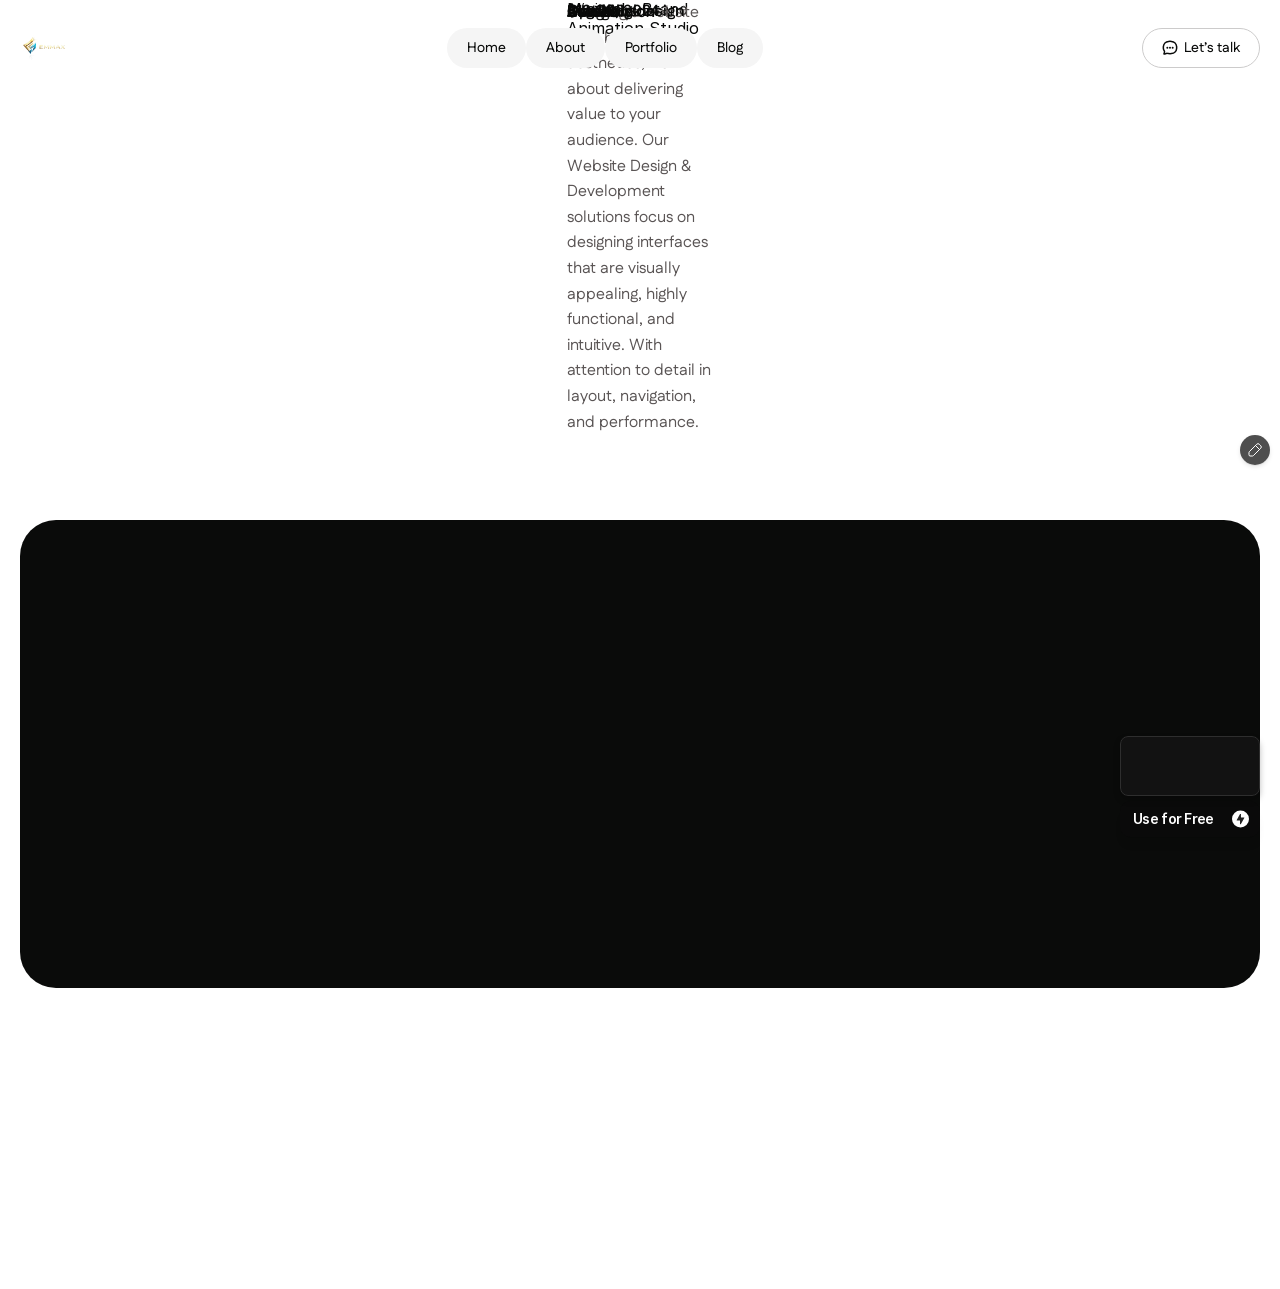
<file: portfolio/minimal-brand-animation/index.html>
<!DOCTYPE html>
<html lang="en" class="lenis"><head>
<base href="/">
<link rel="stylesheet" href="/styles.css"><script>(function(){var f=window.fetch;window.fetch=function(u,o){if(typeof u==='string'&&u.includes('.framercms')){return f('/assets/cms/'+u.split('/').pop(),o);}return f(u,o);};})();</script>
	<meta charset="utf-8">
	<meta name="viewport" content="width=device-width">
	<meta name="generator" content="Framer 80f113d">
	<title>Minimal - Brand Animation - Portfolio Website</title>
    <link rel="canonical" href="https://final-fox-534912.framer.app/portfolio/minimal-brand-animation"><meta property="og:url" content="https://final-fox-534912.framer.app/portfolio/minimal-brand-animation"><meta name="description" content="Portox is a Portfolio Framer Template &amp; Framer Agency Template designed to showcase your agency’s or portfolio’s work. Ideal for freelancers, creative portfolios, creative agencies, digital agencies, personal portfolios, and portfolio landing pages.">
    <meta name="framer-search-index" content="https://framerusercontent.com/sites/3VRWJns4DyxJ1sNEsjS21C/searchIndex-oA21CQHNcejg.json">
    <link href="assets/images/image-extra-1.png" rel="icon" media="(prefers-color-scheme: light)">
    <link href="assets/images/image-extra-1.png" rel="icon" media="(prefers-color-scheme: dark)">
    <!-- Open Graph -->
    <meta property="og:type" content="website">
    <meta property="og:title" content="Minimal - Brand Animation - Portfolio Website">
    <meta property="og:description" content="Portox is a Portfolio Framer Template &amp; Framer Agency Template designed to showcase your agency’s or portfolio’s work. Ideal for freelancers, creative portfolios, creative agencies, digital agencies, personal portfolios, and portfolio landing pages.">
    <meta property="og:image" content="assets/images/image-extra-2.png">
    <!-- X -->
    <meta name="twitter:card" content="summary_large_image">
    <meta name="twitter:title" content="Minimal - Brand Animation - Portfolio Website">
    <meta name="twitter:description" content="Portox is a Portfolio Framer Template &amp; Framer Agency Template designed to showcase your agency’s or portfolio’s work. Ideal for freelancers, creative portfolios, creative agencies, digital agencies, personal portfolios, and portfolio landing pages.">
    <meta name="twitter:image" content="assets/images/image-extra-2.png">
	
	
	<script>try{if(localStorage.getItem("__framer_force_showing_editorbar_since")){const n=document.createElement("link");n.rel="modulepreload";n.href="https://framer.com/edit/init.mjs";document.head.appendChild(n)}}catch(e){}</script><link rel="modulepreload" href="https://framer.com/edit/init.mjs">
	<!-- Start of headStart -->
    
    <!-- End of headStart -->
	
	
	<link href="https://fonts.gstatic.com" rel="preconnect" crossorigin="">
    <link href="https://fonts.gstatic.com" rel="preconnect" crossorigin="">
	
	<meta name="robots" content="max-image-preview:large"><!-- Start of headEnd -->
    
    <!-- End of headEnd -->
	
</head>
<body>
	
	<!-- Start of bodyStart -->
    
    <!-- End of bodyStart -->
	
	<div id="main" data-framer-hydrate-v2="{&quot;routeId&quot;:&quot;FMOvZEl9q&quot;,&quot;localeId&quot;:&quot;default&quot;,&quot;pathVariables&quot;:{&quot;b6B8YW_lq&quot;:&quot;minimal-brand-animation&quot;},&quot;breakpoints&quot;:[{&quot;hash&quot;:&quot;13ujnbt&quot;,&quot;mediaQuery&quot;:&quot;(min-width: 1200px)&quot;},{&quot;hash&quot;:&quot;1hgne1&quot;,&quot;mediaQuery&quot;:&quot;(min-width: 810px) and (max-width: 1199.98px)&quot;},{&quot;hash&quot;:&quot;1vrnw1&quot;,&quot;mediaQuery&quot;:&quot;(max-width: 809.98px)&quot;},{&quot;hash&quot;:&quot;1uvlfzf&quot;,&quot;mediaQuery&quot;:&quot;(min-width: 1200px)&quot;},{&quot;hash&quot;:&quot;qoz70k&quot;,&quot;mediaQuery&quot;:&quot;(min-width: 810px) and (max-width: 1199.98px)&quot;},{&quot;hash&quot;:&quot;fwj6yk&quot;,&quot;mediaQuery&quot;:&quot;(max-width: 809.98px)&quot;}],&quot;collectionItemId&quot;:&quot;HsrJEhA7s&quot;}" data-framer-ssr-released-at="2026-09-22T10:33:36.226Z" data-framer-page-optimized-at="2026-09-22T13:09:25.120Z" data-framer-generated-page=""><!--$--><!--$--><div class="framer-bTxfY framer-1uvlfzf" data-layout-template="true" style="--13wru43:visible;min-height:100vh;width:auto"><div class="ssr-variant hidden-fwj6yk hidden-qoz70k"><div class="framer-ur6hwr-container" data-framer-layout-hint-center-x="true" style="transform:translateX(-50%)"><nav class="framer-0aSs1 framer-18srp3u framer-v-18srp3u" data-framer-name="Desktop" style="background-color: rgba(255, 255, 255, 0); width: 100%; box-shadow: none; opacity: 1;"><div class="framer-fo834p" data-framer-name="Container" style="opacity: 1;"><div class="framer-1ups8b0" data-framer-name="Navbar" style="opacity: 1;"><div class="framer-1ruhuxi-container" style="opacity: 1;"><!--$--><a class="framer-lDyuJ framer-17f0gnq framer-v-17f0gnq framer-17779d6" data-framer-name="Default" href="../" style="height: 100%; width: 100%; opacity: 1;"><div class="framer-7lzihu" data-framer-name="Image" style="opacity: 1;"><div style="position:absolute;border-radius:inherit;corner-shape:inherit;top:0;right:0;bottom:0;left:0" data-framer-background-image-wrapper="true"><img decoding="auto" width="1536" height="1024" sizes="(min-width: 1200px) 48px, (max-width: 809.98px) 48px, (min-width: 810px) and (max-width: 1199.98px) 48px" srcset="assets/images/logo-1.png 512w,assets/images/logo-2.png 1024w,assets/images/logo-3.png 1536w" src="assets/images/logo-3.png" alt="Logo" style="display:block;width:100%;height:100%;border-radius:inherit;corner-shape:inherit;object-position:center;object-fit:cover"></div></div></a><!--/$--></div><ul class="framer-gl4crs" data-framer-name="Navigation" style="background-color:rgba(0, 0, 0, 0);border-bottom-left-radius:0px;border-bottom-right-radius:0px;border-top-left-radius:0px;border-top-right-radius:0px;box-shadow:none;opacity:1"><!--$--><li class="framer-kb8dy4-container" style="opacity: 1;"><!--$--><a class="framer-0j7ht framer-PoLMw framer-17ixekp framer-v-17ixekp framer-1ai53nj" data-framer-name="Primary" data-highlight="true" href="../" tabindex="0" style="background-color: var(--token-7b5d9f2c-a6c0-450b-bff1-12cab5ce755a, rgb(245, 245, 245)); border-radius: 1000px; opacity: 1;"><div class="framer-wcdkum" data-framer-name="Text" data-framer-component-type="RichTextContainer" style="--extracted-r6o4lv: var(--token-949b360b-9e64-4017-8985-c09cc605bb85, rgb(10, 11, 10)); --framer-paragraph-spacing: 0px; transform: none; opacity: 1;"><p class="framer-text framer-styles-preset-nq1u6z" data-styles-preset="WBcn5oa1r" style="--framer-text-color:var(--extracted-r6o4lv, var(--token-949b360b-9e64-4017-8985-c09cc605bb85, rgb(10, 11, 10)))">Home</p></div></a><!--/$--></li><!--/$--><!--$--><li class="framer-19ld0jh-container" style="opacity: 1;"><!--$--><a class="framer-0j7ht framer-PoLMw framer-17ixekp framer-v-17ixekp framer-1ai53nj" data-framer-name="Primary" data-highlight="true" href="../about" tabindex="0" style="background-color: var(--token-7b5d9f2c-a6c0-450b-bff1-12cab5ce755a, rgb(245, 245, 245)); border-radius: 1000px; opacity: 1;"><div class="framer-wcdkum" data-framer-name="Text" data-framer-component-type="RichTextContainer" style="--extracted-r6o4lv: var(--token-949b360b-9e64-4017-8985-c09cc605bb85, rgb(10, 11, 10)); --framer-paragraph-spacing: 0px; transform: none; opacity: 1;"><p class="framer-text framer-styles-preset-nq1u6z" data-styles-preset="WBcn5oa1r" style="--framer-text-color:var(--extracted-r6o4lv, var(--token-949b360b-9e64-4017-8985-c09cc605bb85, rgb(10, 11, 10)))">About</p></div></a><!--/$--></li><!--/$--><!--$--><li class="framer-13m6529-container" style="opacity: 1;"><!--$--><a class="framer-0j7ht framer-PoLMw framer-17ixekp framer-v-17ixekp framer-1ai53nj" data-framer-name="Primary" data-highlight="true" href="../portfolio" tabindex="0" style="background-color: var(--token-7b5d9f2c-a6c0-450b-bff1-12cab5ce755a, rgb(245, 245, 245)); border-radius: 1000px; opacity: 1;"><div class="framer-wcdkum" data-framer-name="Text" data-framer-component-type="RichTextContainer" style="--extracted-r6o4lv: var(--token-949b360b-9e64-4017-8985-c09cc605bb85, rgb(10, 11, 10)); --framer-paragraph-spacing: 0px; transform: none; opacity: 1;"><p class="framer-text framer-styles-preset-nq1u6z" data-styles-preset="WBcn5oa1r" style="--framer-text-color:var(--extracted-r6o4lv, var(--token-949b360b-9e64-4017-8985-c09cc605bb85, rgb(10, 11, 10)))">Portfolio</p></div></a><!--/$--></li><!--/$--><!--$--><li class="framer-1iy6w8u-container" style="opacity: 1;"><!--$--><a class="framer-0j7ht framer-PoLMw framer-17ixekp framer-v-17ixekp framer-1ai53nj" data-framer-name="Primary" data-highlight="true" href="../blog" tabindex="0" style="background-color: var(--token-7b5d9f2c-a6c0-450b-bff1-12cab5ce755a, rgb(245, 245, 245)); border-radius: 1000px; opacity: 1;"><div class="framer-wcdkum" data-framer-name="Text" data-framer-component-type="RichTextContainer" style="--extracted-r6o4lv: var(--token-949b360b-9e64-4017-8985-c09cc605bb85, rgb(10, 11, 10)); --framer-paragraph-spacing: 0px; transform: none; opacity: 1;"><p class="framer-text framer-styles-preset-nq1u6z" data-styles-preset="WBcn5oa1r" style="--framer-text-color:var(--extracted-r6o4lv, var(--token-949b360b-9e64-4017-8985-c09cc605bb85, rgb(10, 11, 10)))">Blog</p></div></a><!--/$--></li><!--/$--></ul><div class="framer-1uuwo3i" data-framer-name="Button Block" style="opacity: 1;"><!--$--><div class="framer-1ndqnl2-container" style="opacity: 1;"><!--$--><a class="framer-yxd7o framer-apnp3 framer-PoLMw framer-1n7w2b8 framer-v-4s9nzx framer-mk0ano" data-border="true" data-framer-name="Header" href="../contact" style="--border-bottom-width: 1px; --border-color: var(--token-654e38f5-ff4e-47e8-a705-d17ecd43d08d, rgb(204, 203, 203)); --border-left-width: 1px; --border-right-width: 1px; --border-style: solid; --border-top-width: 1px; background-color: rgba(197, 240, 41, 0); border-radius: 999px; opacity: 1;"><div class="framer-6dcmcc" data-framer-name="Text" data-framer-component-type="RichTextContainer" style="--extracted-r6o4lv: var(--token-949b360b-9e64-4017-8985-c09cc605bb85, rgb(10, 11, 10)); --framer-paragraph-spacing: 0px; transform: none; opacity: 1;"><p class="framer-text framer-styles-preset-nq1u6z" data-styles-preset="WBcn5oa1r" style="--framer-text-color:var(--extracted-r6o4lv, var(--token-949b360b-9e64-4017-8985-c09cc605bb85, rgb(10, 11, 10)))">Let’s talk</p></div><div class="framer-1efien3" data-framer-name="Icon Wrap" style="opacity: 1;"><div class="framer-pfcsot" data-framer-name="Hover Icon" style="opacity:0"><div style="position:absolute;border-radius:inherit;corner-shape:inherit;top:0;right:0;bottom:0;left:0" data-framer-background-image-wrapper="true"><img decoding="auto" width="16" height="16" src="assets/images/icon-1.svg" alt="Icon" style="display:block;width:100%;height:100%;border-radius:inherit;corner-shape:inherit;object-position:center;object-fit:cover"></div></div><div class="framer-1pke27q" data-framer-name="Default Icon" style="opacity:1"><div style="position:absolute;border-radius:inherit;corner-shape:inherit;top:0;right:0;bottom:0;left:0" data-framer-background-image-wrapper="true"><img decoding="auto" width="16" height="16" src="assets/images/icon-2.svg" alt="Icon" style="display:block;width:100%;height:100%;border-radius:inherit;corner-shape:inherit;object-position:center;object-fit:cover"></div></div></div></a><!--/$--></div><!--/$--></div></div></div></nav></div></div><div data-framer-root="" class="framer-zkrIJ framer-rk2b5 framer-YBqoE framer-H4TY8 framer-yRJJh framer-IkVEL framer-OlTyu framer-wypDN framer-qbpQ1 framer-SSPwS framer-lg7V0 framer-13ujnbt" style="min-height:100vh;width:auto;display:contents"><div class="framer-1drtvj8-container"><!--$--><div></div><!--/$--></div><section class="framer-6kq313" data-framer-name="Portfolio Details Section" id="banner"><div class="framer-v5rzkn" data-framer-name="Container"><div class="framer-paqibr" data-framer-name="Content Wrapper"><div class="framer-6pb4eb" data-framer-name="Description Block"><div class="ssr-variant hidden-1vrnw1"><div class="framer-hzsysl" data-framer-appear-id="hzsysl" data-framer-name="Text Block" style="opacity: 0.001; transform: translateX(-50px); will-change: transform;"><div class="framer-w3aiio" data-framer-name="Title" data-framer-component-type="RichTextContainer" style="transform:none"><h1 class="framer-text framer-styles-preset-3iixzk" data-styles-preset="YapFmmdxr" style="--framer-text-color:var(--token-949b360b-9e64-4017-8985-c09cc605bb85, rgb(10, 11, 10))">Minimal - Brand Animation Studio</h1></div><div class="framer-1gg5wgu" data-framer-name="Short Description" data-framer-component-type="RichTextContainer" style="transform:none"><p class="framer-text framer-styles-preset-1htgcg1" data-styles-preset="lIHPTnbc6" style="--framer-text-color:var(--token-45b9b9b6-d867-4e57-9c40-e1f1d58c33c0, rgb(90, 85, 85))">Creating a website goes beyond aesthetics; it’s about delivering value to your audience. Our Website Design &amp; Development solutions focus on designing interfaces that are visually appealing, highly functional, and intuitive. With attention to detail in layout, navigation, and performance.</p></div></div></div><div class="ssr-variant hidden-1vrnw1"><div class="framer-15y0ph0" data-framer-appear-id="15y0ph0" data-framer-name="Text Block" style="opacity: 0.001; transform: translateX(50px); will-change: transform;"><div class="framer-v6xql5" data-border="true" data-framer-name="Line"></div><div class="framer-fjrwbu" data-framer-name="Client Block"><div class="framer-on4jat" data-framer-name="Title" data-framer-component-type="RichTextContainer" style="transform:none"><p class="framer-text framer-styles-preset-1htgcg1" data-styles-preset="lIHPTnbc6" style="--framer-text-color:var(--token-949b360b-9e64-4017-8985-c09cc605bb85, rgb(10, 11, 10))">Client</p></div><div class="framer-1v71z7q" data-framer-name="Client Name" data-framer-component-type="RichTextContainer" style="transform:none"><p class="framer-text framer-styles-preset-wdtm3a" data-styles-preset="j4IyWsLad" style="--framer-text-color:var(--token-949b360b-9e64-4017-8985-c09cc605bb85, rgb(10, 11, 10))">Silas Slink</p></div></div><div class="framer-1sqhm0b" data-border="true" data-framer-name="Line"></div><div class="framer-18n2mz7" data-framer-name="Category Block"><div class="framer-16hk3xb" data-framer-name="Title" data-framer-component-type="RichTextContainer" style="transform:none"><p class="framer-text framer-styles-preset-1htgcg1" data-styles-preset="lIHPTnbc6" style="--framer-text-color:var(--token-949b360b-9e64-4017-8985-c09cc605bb85, rgb(10, 11, 10))">Category</p></div><div class="framer-1rzd7b5" data-framer-name="Details Category" data-framer-component-type="RichTextContainer" style="transform:none"><p class="framer-text framer-styles-preset-wdtm3a" data-styles-preset="j4IyWsLad" style="--framer-text-color:var(--token-949b360b-9e64-4017-8985-c09cc605bb85, rgb(10, 11, 10))">Branding design</p></div></div><div class="framer-x4g9w9" data-border="true" data-framer-name="Line"></div><div class="framer-ghyu7r" data-framer-name="Budget Block"><div class="framer-1vjdw5x" data-framer-name="Title" data-framer-component-type="RichTextContainer" style="transform:none"><p class="framer-text framer-styles-preset-1htgcg1" data-styles-preset="lIHPTnbc6" style="--framer-text-color:var(--token-949b360b-9e64-4017-8985-c09cc605bb85, rgb(10, 11, 10))">Budget</p></div><div class="framer-8665vb" data-framer-name="Budget" data-framer-component-type="RichTextContainer" style="transform:none"><p class="framer-text framer-styles-preset-wdtm3a" data-styles-preset="j4IyWsLad" style="--framer-text-color:var(--token-949b360b-9e64-4017-8985-c09cc605bb85, rgb(10, 11, 10))">$12,000</p></div></div><div class="framer-134mjaq" data-border="true" data-framer-name="Line"></div><div class="framer-17hud77" data-framer-name="Date Block"><div class="framer-1kd06l9" data-framer-name="Title" data-framer-component-type="RichTextContainer" style="transform:none"><p class="framer-text framer-styles-preset-1htgcg1" data-styles-preset="lIHPTnbc6" style="--framer-text-color:var(--token-949b360b-9e64-4017-8985-c09cc605bb85, rgb(10, 11, 10))">Date</p></div><div class="framer-vj3785" data-framer-name="Date" data-framer-component-type="RichTextContainer" style="transform:none"><p class="framer-text framer-styles-preset-wdtm3a" data-styles-preset="j4IyWsLad" style="--framer-text-color:var(--token-949b360b-9e64-4017-8985-c09cc605bb85, rgb(10, 11, 10))"><time datetime="2024-08-24T00:00:00.000Z">Aug 24, 2024</time></p></div></div><div class="framer-1rrxiey" data-border="true" data-framer-name="Line"></div><div class="framer-50orup" data-framer-name="Available Block"><div class="framer-10hzyxv" data-framer-name="Title" data-framer-component-type="RichTextContainer" style="transform:none"><p class="framer-text framer-styles-preset-1htgcg1" data-styles-preset="lIHPTnbc6" style="--framer-text-color:var(--token-949b360b-9e64-4017-8985-c09cc605bb85, rgb(10, 11, 10))">Available on</p></div><div class="ssr-variant hidden-1hgne1"><div class="framer-7j1rt8" data-framer-component-type="RichTextContainer" style="transform:none"><p class="framer-text framer-styles-preset-wdtm3a" data-styles-preset="j4IyWsLad" style="--framer-text-color:var(--token-949b360b-9e64-4017-8985-c09cc605bb85, rgb(10, 11, 10))"><!--$--><a class="framer-text framer-styles-preset-hbudqq" data-styles-preset="N5MJ54LyY" href="https://opalhaus.framer.website/" rel="">Opalhaus</a><!--/$--></p></div></div></div><div class="framer-1nua4jn" data-border="true" data-framer-name="Line"></div></div></div></div><div class="ssr-variant hidden-1vrnw1"><div class="framer-61ragh" data-framer-name="Banner Image" style="will-change:transform;opacity:0;transform:translateY(50px)"><div style="position:absolute;border-radius:inherit;corner-shape:inherit;top:0;right:0;bottom:0;left:0" data-framer-background-image-wrapper="true"><img decoding="auto" width="5568" height="2784" sizes="(min-width: 1200px) calc(min(100vw, 1320px) - 40px), (max-width: 809.98px) calc(min(100vw, 620px) - 40px), (min-width: 810px) and (max-width: 1199.98px) calc(min(100vw, 990px) - 40px)" srcset="assets/images/thumbnail-image-12.png 512w,assets/images/thumbnail-image-13.png 1024w,assets/images/thumbnail-image-11.png 2048w,assets/images/thumbnail-image-14.png 4096w,assets/images/thumbnail-image-15.png 5568w" src="assets/images/thumbnail-image-15.png" alt="Banner Image" style="display:block;width:100%;height:100%;border-radius:inherit;corner-shape:inherit;object-position:center;object-fit:cover"></div></div></div><div class="ssr-variant hidden-1vrnw1"><div class="framer-1jxoi24" data-framer-name="Content One" data-framer-component-type="RichTextContainer" style="will-change:transform;opacity:0;transform:translateY(50px)"><h4 class="framer-text framer-styles-preset-1y1y8og">Project Overviews</h4><p class="framer-text framer-styles-preset-1dgvxjo">Minimal is a brand animation project focused on translating the essence of a modern, sleek identity into motion. The work combined fluid transitions, subtle micro-interactions, and a clean aesthetic to bring the brand to life, reinforcing brand recognition, storytelling, and emotional connection in both digital and social media touchpoints.</p><p class="framer-text framer-styles-preset-1dgvxjo"><br class="framer-text trailing-break"></p><h4 class="framer-text framer-styles-preset-1y1y8og">Work process</h4><p class="framer-text framer-styles-preset-1dgvxjo">The Minimal brand animation project was thoughtfully designed to translate a modern identity into motion while maintaining elegance, sophistication, and consistency. The process blended creative exploration with structured design principles.</p><ul class="framer-text"><li data-preset-tag="p" class="framer-text framer-styles-preset-1dgvxjo"><p class="framer-text framer-styles-preset-1dgvxjo"><strong class="framer-text">Research on brand values and visual identity</strong></p></li><li data-preset-tag="p" class="framer-text framer-styles-preset-1dgvxjo"><p class="framer-text framer-styles-preset-1dgvxjo"><strong class="framer-text">Concept development for animation style and motion language</strong></p></li><li data-preset-tag="p" class="framer-text framer-styles-preset-1dgvxjo"><p class="framer-text framer-styles-preset-1dgvxjo"><strong class="framer-text">Storyboarding sequences and transitions</strong></p></li><li data-preset-tag="p" class="framer-text framer-styles-preset-1dgvxjo"><p class="framer-text framer-styles-preset-1dgvxjo"><strong class="framer-text">Designing vector assets and visual elements</strong></p></li><li data-preset-tag="p" class="framer-text framer-styles-preset-1dgvxjo"><p class="framer-text framer-styles-preset-1dgvxjo"><strong class="framer-text">Animation implementation and refinement</strong></p></li><li data-preset-tag="p" class="framer-text framer-styles-preset-1dgvxjo"><p class="framer-text framer-styles-preset-1dgvxjo"><strong class="framer-text">Review and iteration with stakeholders</strong></p></li></ul></div></div><div class="framer-uvknqp" data-framer-name="Image Wrapper"><div class="ssr-variant hidden-1vrnw1"><div class="framer-5jgg6a" data-framer-name="Details Image" style="will-change:transform;opacity:0;transform:translateY(50px)"><div style="position:absolute;border-radius:inherit;corner-shape:inherit;top:0;right:0;bottom:0;left:0" data-framer-background-image-wrapper="true"><img decoding="auto" width="2566" height="1704" sizes="(min-width: 1200px) calc(min(100vw, 1320px) - 40px), (max-width: 809.98px) calc(min(100vw, 620px) - 40px), (min-width: 810px) and (max-width: 1199.98px) calc(min(100vw, 990px) - 40px)" srcset="assets/images/details-image-6.jpeg 512w,assets/images/details-image-7.jpeg 1024w,assets/images/details-image-5.jpeg 2048w,assets/images/details-image-8.jpeg 2566w" src="assets/images/details-image-8.jpeg" alt="Details Image" style="display:block;width:100%;height:100%;border-radius:inherit;corner-shape:inherit;object-position:center;object-fit:cover"></div></div></div><div class="framer-1fb16gu"><div class="ssr-variant hidden-1vrnw1"><div class="framer-106qhr9" data-framer-name="Image" style="will-change:transform;opacity:0;transform:translateY(50px)"><div style="position:absolute;border-radius:inherit;corner-shape:inherit;top:0;right:0;bottom:0;left:0" data-framer-background-image-wrapper="true"><img decoding="auto" width="5152" height="7728" sizes="(min-width: 1200px) max((min(100vw, 1320px) - 64px) / 2, 10px), (max-width: 809.98px) max((min(100vw, 620px) - 56px) / 2, 10px), (min-width: 810px) and (max-width: 1199.98px) max((min(100vw, 990px) - 62px) / 2, 10px)" srcset="assets/images/image-one-5.jpeg 682w,assets/images/image-one-6.jpeg 1365w,assets/images/image-one-7.jpeg 2730w,assets/images/image-one-8.jpeg 5152w" src="assets/images/image-one-8.jpeg" alt="Image One" style="display:block;width:100%;height:100%;border-radius:inherit;corner-shape:inherit;object-position:center;object-fit:cover"></div></div></div><div class="ssr-variant hidden-1vrnw1"><div class="framer-106qhr9" data-framer-name="Image" style="will-change:transform;opacity:0;transform:translateY(50px)"><div style="position:absolute;border-radius:inherit;corner-shape:inherit;top:0;right:0;bottom:0;left:0" data-framer-background-image-wrapper="true"><img decoding="auto" width="6016" height="4016" sizes="(min-width: 1200px) max((min(100vw, 1320px) - 64px) / 2, 10px), (max-width: 809.98px) max((min(100vw, 620px) - 56px) / 2, 10px), (min-width: 810px) and (max-width: 1199.98px) max((min(100vw, 990px) - 62px) / 2, 10px)" srcset="assets/images/image-two-7.jpeg 512w,assets/images/image-two-6.jpeg 1024w,assets/images/image-two-8.jpeg 2048w,assets/images/image-two-9.jpeg 4096w,assets/images/image-two-10.jpeg 6016w" src="assets/images/image-two-10.jpeg" alt="Image Two" style="display:block;width:100%;height:100%;border-radius:inherit;corner-shape:inherit;object-position:center;object-fit:cover"></div></div></div></div></div><div class="ssr-variant hidden-1vrnw1"><div class="framer-1z0bvh4" data-framer-name="Content Two" data-framer-component-type="RichTextContainer" style="will-change:transform;opacity:0;transform:translateY(50px)"><h4 class="framer-text framer-styles-preset-1y1y8og">Approach</h4><p class="framer-text framer-styles-preset-1dgvxjo">The approach to the Minimal brand animation centered on translating the essence of the brand into motion while preserving a clean and modern identity. Each animation, transition, and micro-interaction was carefully crafted to enhance storytelling and reinforce brand recognition. While consistency and coherence are critical, poorly executed motion can disrupt the user’s perception and reduce engagement. Similarly, animation is never applied arbitrarily; it is integrated to provide meaningful emphasis and emotional resonance. For example, animating logo elements during key brand touchpoints maintains elegance while subtly drawing attention to the brand’s core message.</p></div></div><div class="framer-j5gdmv" data-framer-name="Quote Wrapper" style="will-change:transform;opacity:0;transform:translateY(50px)"><div class="framer-19qt1h5" data-framer-name="Qoute Block"><div class="framer-hj7sn0" data-framer-name="Qoute" data-framer-component-type="RichTextContainer" style="transform:none"><p class="framer-text framer-styles-preset-ug2f6d" data-styles-preset="XzT7wiUNw" style="--framer-text-color:var(--token-c1d28b74-a590-41ff-8ca4-699a4cdf04bc, rgb(0, 0, 0))">"Motion should enhance a brand’s identity without overwhelming it, translating values into subtle yet meaningful gestures. Each transition, micro-interaction, and animation sequence is designed to tell a story while maintaining elegance and simplicity. In this way, minimal design achieves maximum impact through purposeful movement."</p></div></div></div><div class="ssr-variant hidden-1vrnw1"><div class="framer-3vntsw" data-framer-name="Content Three" data-framer-component-type="RichTextContainer" style="will-change:transform;opacity:0;transform:translateY(50px)"><h4 class="framer-text framer-styles-preset-1y1y8og">Solution</h4><p class="framer-text framer-styles-preset-1dgvxjo">The solution was developed by carefully orchestrating motion to enhance the brand identity without overwhelming the user. Smooth transitions, subtle micro-interactions, and consistent timing were integrated to reinforce recognition and storytelling. By balancing elegance with functionality, the animation elevates the brand experience while reflecting Minimal’s philosophy of simplicity, clarity, and attention to detail.</p></div></div><div class="ssr-variant hidden-1vrnw1"><div class="framer-1513i8j" data-framer-name="Bottom Content" style="will-change:transform;opacity:0;transform:translateY(50px)"><div class="framer-1o381x6" data-framer-name="Social Info Block"><div class="framer-1obnxdn" data-framer-name="Text" data-framer-component-type="RichTextContainer" style="transform:none"><p class="framer-text framer-styles-preset-i8h8do" data-styles-preset="N27jjW0oB" style="--framer-text-color:var(--token-949b360b-9e64-4017-8985-c09cc605bb85, rgb(10, 11, 10))">Share it on :</p></div><div class="framer-1tckcaz" data-framer-name="Social Icon Block"><!--$--><div class="ssr-variant hidden-1hgne1"><div class="framer-15f6j8h-container"><!--$--><a class="framer-RuWYO framer-1stc8a2 framer-v-1f716lx framer-lxr1jy" data-framer-name="Terially" data-border="true" href="https://www.facebook.com" target="_blank" style="--border-bottom-width: 1px; --border-color: var(--token-654e38f5-ff4e-47e8-a705-d17ecd43d08d, rgb(204, 203, 203)); --border-left-width: 1px; --border-right-width: 1px; --border-style: solid; --border-top-width: 1px; background: linear-gradient(322deg, rgba(9, 10, 9, 0) 0%, rgba(9, 10, 9, 0) 100%) rgba(9, 10, 9, 0); border-radius: 100px; opacity: 1;"><div class="framer-122wy6" data-framer-name="Icon Wrap" style="opacity: 1;"><div class="framer-18nkesa" data-framer-name="Hover Icon" style="opacity:0"><div style="position:absolute;border-radius:inherit;corner-shape:inherit;top:0;right:0;bottom:0;left:0" data-framer-background-image-wrapper="true"><img decoding="auto" width="16" height="16" src="assets/images/social-icon-11.svg" alt="Social Icon" style="display:block;width:100%;height:100%;border-radius:inherit;corner-shape:inherit;object-position:center;object-fit:cover"></div></div><div class="framer-3n0p2t" data-framer-name="Default Icon" style="opacity:1"><div style="position:absolute;border-radius:inherit;corner-shape:inherit;top:0;right:0;bottom:0;left:0" data-framer-background-image-wrapper="true"><img decoding="auto" width="16" height="16" src="assets/images/social-icon-12.svg" alt="Social Icon" style="display:block;width:100%;height:100%;border-radius:inherit;corner-shape:inherit;object-position:center;object-fit:cover"></div></div></div></a><!--/$--></div></div><!--/$--><!--$--><div class="ssr-variant hidden-1hgne1"><div class="framer-1iuneg5-container"><!--$--><a class="framer-RuWYO framer-1stc8a2 framer-v-1f716lx framer-lxr1jy" data-framer-name="Terially" data-border="true" href="https://www.instagram.com" target="_blank" style="--border-bottom-width: 1px; --border-color: var(--token-654e38f5-ff4e-47e8-a705-d17ecd43d08d, rgb(204, 203, 203)); --border-left-width: 1px; --border-right-width: 1px; --border-style: solid; --border-top-width: 1px; background: linear-gradient(322deg, rgba(9, 10, 9, 0) 0%, rgba(9, 10, 9, 0) 100%) rgba(9, 10, 9, 0); border-radius: 100px; opacity: 1;"><div class="framer-122wy6" data-framer-name="Icon Wrap" style="opacity: 1;"><div class="framer-18nkesa" data-framer-name="Hover Icon" style="opacity:0"><div style="position:absolute;border-radius:inherit;corner-shape:inherit;top:0;right:0;bottom:0;left:0" data-framer-background-image-wrapper="true"><img decoding="auto" width="16" height="16" src="assets/images/social-icon-13.svg" alt="Social Icon" style="display:block;width:100%;height:100%;border-radius:inherit;corner-shape:inherit;object-position:center;object-fit:cover"></div></div><div class="framer-3n0p2t" data-framer-name="Default Icon" style="opacity:1"><div style="position:absolute;border-radius:inherit;corner-shape:inherit;top:0;right:0;bottom:0;left:0" data-framer-background-image-wrapper="true"><img decoding="auto" width="16" height="16" src="assets/images/social-icon-14.svg" alt="Social Icon" style="display:block;width:100%;height:100%;border-radius:inherit;corner-shape:inherit;object-position:center;object-fit:cover"></div></div></div></a><!--/$--></div></div><!--/$--><!--$--><div class="ssr-variant hidden-1hgne1"><div class="framer-1c1ts7n-container"><!--$--><a class="framer-RuWYO framer-1stc8a2 framer-v-1f716lx framer-lxr1jy" data-framer-name="Terially" data-border="true" href="https://www.twitter.com" target="_blank" style="--border-bottom-width: 1px; --border-color: var(--token-654e38f5-ff4e-47e8-a705-d17ecd43d08d, rgb(204, 203, 203)); --border-left-width: 1px; --border-right-width: 1px; --border-style: solid; --border-top-width: 1px; background: linear-gradient(322deg, rgba(9, 10, 9, 0) 0%, rgba(9, 10, 9, 0) 100%) rgba(9, 10, 9, 0); border-radius: 100px; opacity: 1;"><div class="framer-122wy6" data-framer-name="Icon Wrap" style="opacity: 1;"><div class="framer-18nkesa" data-framer-name="Hover Icon" style="opacity:0"><div style="position:absolute;border-radius:inherit;corner-shape:inherit;top:0;right:0;bottom:0;left:0" data-framer-background-image-wrapper="true"><img decoding="auto" width="16" height="16" src="assets/images/social-icon-15.svg" alt="Social Icon" style="display:block;width:100%;height:100%;border-radius:inherit;corner-shape:inherit;object-position:center;object-fit:cover"></div></div><div class="framer-3n0p2t" data-framer-name="Default Icon" style="opacity:1"><div style="position:absolute;border-radius:inherit;corner-shape:inherit;top:0;right:0;bottom:0;left:0" data-framer-background-image-wrapper="true"><img decoding="auto" width="16" height="16" src="assets/images/social-icon-16.svg" alt="Social Icon" style="display:block;width:100%;height:100%;border-radius:inherit;corner-shape:inherit;object-position:center;object-fit:cover"></div></div></div></a><!--/$--></div></div><!--/$--></div></div><div class="framer-1jtayi" data-framer-name="Button Group"><!--$--><div class="ssr-variant hidden-1hgne1"><div class="framer-1q5yb40-container" style="--abs64n:1"><!--$--><a class="framer-kYzA1 framer-apnp3 framer-3tjZ5 framer-a7mmjd framer-v-td6nje framer-ppxvkl" data-framer-name="Privious" href="./camping-website-design#banner" style="background-color: var(--token-30b44872-905e-4817-8dee-ab29e8190fe3, rgb(242, 242, 242)); border-radius: 999px; opacity: 1;"><div class="framer-1jwq5iv" data-framer-name="Text" data-framer-component-type="RichTextContainer" style="--extracted-r6o4lv: var(--token-949b360b-9e64-4017-8985-c09cc605bb85, rgb(10, 11, 10)); --framer-paragraph-spacing: 0px; transform: none; opacity: 1;"><p class="framer-text framer-styles-preset-11pdutb" data-styles-preset="n4POwZ1Fl" style="--framer-text-color:var(--extracted-r6o4lv, var(--token-949b360b-9e64-4017-8985-c09cc605bb85, rgb(10, 11, 10)))">Previous</p></div><div class="framer-211upl" data-framer-name="Icon Wrap" style="opacity: 1;"><div class="framer-1g8w01p" data-framer-name="Hover Icon" style="opacity:0"><div style="position:absolute;border-radius:inherit;corner-shape:inherit;top:0;right:0;bottom:0;left:0" data-framer-background-image-wrapper="true"><img decoding="auto" width="18" height="18" src="assets/images/arrow-icon-8.svg" alt="Arrow Icon" style="display:block;width:100%;height:100%;border-radius:inherit;corner-shape:inherit;object-position:center;object-fit:cover"></div></div><div class="framer-gptit6" data-framer-name="Default Icon" style="opacity:1"><div style="position:absolute;border-radius:inherit;corner-shape:inherit;top:0;right:0;bottom:0;left:0" data-framer-background-image-wrapper="true"><img decoding="auto" width="18" height="18" src="assets/images/arrow-icon-9.svg" alt="Arrow Icon" style="display:block;width:100%;height:100%;border-radius:inherit;corner-shape:inherit;object-position:center;object-fit:cover"></div></div></div></a><!--/$--></div></div><!--/$--><!--$--><div class="ssr-variant hidden-1hgne1"><div class="framer-nw8mj3-container" style="--5p0z4x:1"><!--$--><a class="framer-kYzA1 framer-apnp3 framer-3tjZ5 framer-a7mmjd framer-v-1lre3fc framer-ppxvkl" data-framer-name="Next" href="./wood-e-commerce-mobile#banner" style="background-color: var(--token-30b44872-905e-4817-8dee-ab29e8190fe3, rgb(242, 242, 242)); border-radius: 999px; opacity: 1;"><div class="framer-1jwq5iv" data-framer-name="Text" data-framer-component-type="RichTextContainer" style="--extracted-r6o4lv: var(--token-949b360b-9e64-4017-8985-c09cc605bb85, rgb(10, 11, 10)); --framer-paragraph-spacing: 0px; transform: none; opacity: 1;"><p class="framer-text framer-styles-preset-11pdutb" data-styles-preset="n4POwZ1Fl" style="--framer-text-color:var(--extracted-r6o4lv, var(--token-949b360b-9e64-4017-8985-c09cc605bb85, rgb(10, 11, 10)))">Next</p></div><div class="framer-211upl" data-framer-name="Icon Wrap" style="opacity: 1;"><div class="framer-1g8w01p" data-framer-name="Hover Icon" style="opacity:0"><div style="position:absolute;border-radius:inherit;corner-shape:inherit;top:0;right:0;bottom:0;left:0" data-framer-background-image-wrapper="true"><img decoding="auto" width="18" height="18" src="assets/images/arrow-icon-4.svg" alt="Arrow Icon" style="display:block;width:100%;height:100%;border-radius:inherit;corner-shape:inherit;object-position:center;object-fit:cover"></div></div><div class="framer-gptit6" data-framer-name="Default Icon" style="opacity:1"><div style="position:absolute;border-radius:inherit;corner-shape:inherit;top:0;right:0;bottom:0;left:0" data-framer-background-image-wrapper="true"><img decoding="auto" width="18" height="18" src="assets/images/arrow-icon-10.svg" alt="Arrow Icon" style="display:block;width:100%;height:100%;border-radius:inherit;corner-shape:inherit;object-position:center;object-fit:cover"></div></div></div></a><!--/$--></div></div><!--/$--></div></div></div></div></div><div aria-label="Scroll Trigger" class="framer-b3vqdd" data-framer-name="Scroll Triger" id="scroll-trigger"></div></section><section class="framer-1i3rsaw" data-framer-name="Portfolio Section"><div class="framer-x0ymfu" data-framer-name="Container"><div class="framer-e2l0o7" data-framer-name="Content Wrapper"><div class="ssr-variant hidden-1vrnw1"><div class="framer-1etaepy" data-framer-name="Title Block" style="will-change:transform;opacity:0;transform:translateY(50px)"><div class="framer-1v7s7ag" data-framer-name="Title" data-framer-component-type="RichTextContainer" style="transform:none"><h2 class="framer-text framer-styles-preset-1cfv4er" data-styles-preset="PDRsvVt2O">Related Projects </h2></div><!--$--><div class="ssr-variant hidden-1hgne1"><div class="framer-15ka6p9-container"><!--$--><a class="framer-yxd7o framer-apnp3 framer-PoLMw framer-1n7w2b8 framer-v-1n7w2b8 framer-mk0ano" data-border="true" data-framer-name="Default" href="../portfolio" style="--border-bottom-width: 1px; --border-color: var(--token-654e38f5-ff4e-47e8-a705-d17ecd43d08d, rgb(204, 203, 203)); --border-left-width: 1px; --border-right-width: 1px; --border-style: solid; --border-top-width: 1px; background-color: rgba(197, 240, 41, 0); border-radius: 999px; opacity: 1;"><div class="framer-6dcmcc" data-framer-name="Text" data-framer-component-type="RichTextContainer" style="--extracted-r6o4lv: var(--token-949b360b-9e64-4017-8985-c09cc605bb85, rgb(10, 11, 10)); --framer-paragraph-spacing: 0px; transform: none; opacity: 1;"><p class="framer-text framer-styles-preset-11pdutb" data-styles-preset="n4POwZ1Fl" style="--framer-text-color:var(--extracted-r6o4lv, var(--token-949b360b-9e64-4017-8985-c09cc605bb85, rgb(10, 11, 10)))">View all  cases</p></div></a><!--/$--></div></div><!--/$--></div></div><div class="framer-6lo2zz"><!--$--><!--$--><div class="ssr-variant hidden-1vrnw1 hidden-1hgne1"><div class="framer-10j5sd9-container" style="will-change:transform;opacity:0;transform:translateY(50px)"><div class="framer-I60VF framer-fBFAZ framer-TcVAR framer-1nyuiym framer-v-1nyuiym" data-framer-cursor="1yhg9d4" data-framer-name="Default" style="width: 100%; border-radius: 36px; opacity: 1;"><!--$--><a class="framer-1i3ppg6 framer-1s2947q" data-framer-name="Image Wrap" href="./voltgear-ev-tracking#banner" style="opacity: 1;"><div class="framer-15b98eh" data-framer-name="Linear Ovarlay" style="background: linear-gradient(200deg, rgba(10, 11, 10, 0) 0%, rgba(10, 11, 10, 0.6) 100%); opacity: 1;"></div><div class="framer-1ljn2i8" style="transform: none; opacity: 1;"><div style="position:absolute;border-radius:inherit;corner-shape:inherit;top:0;right:0;bottom:0;left:0" data-framer-background-image-wrapper="true"><img decoding="async" loading="lazy" width="5568" height="2784" sizes="(min-width: 1200px) calc(min(100vw, 1320px) - 40px), (max-width: 809.98px) calc(min(100vw, 620px) - 40px), (min-width: 810px) and (max-width: 1199.98px) calc(min(100vw, 990px) - 40px)" srcset="assets/images/thumbnail-image-2.png 512w,assets/images/thumbnail-image-3.png 1024w,assets/images/thumbnail-image-1.png 2048w,assets/images/thumbnail-image-4.png 4096w,assets/images/thumbnail-image-5.png 5568w" src="assets/images/thumbnail-image-5.png" alt="Thumbnail Image" style="display:block;width:100%;height:100%;border-radius:inherit;corner-shape:inherit;object-position:center;object-fit:cover"></div></div></a><!--/$--><div class="framer-1alx3l2" data-framer-name="Text Block" style="transform: translateX(-50%); opacity: 1;"><div class="framer-18kmyr4" data-framer-name="Category Wrap" style="backdrop-filter: blur(50px); background-color: rgba(255, 255, 255, 0.25); border-radius: 999px; opacity: 1;"><div class="framer-1j911wn" data-framer-name="Text" data-framer-component-type="RichTextContainer" style="--extracted-r6o4lv: var(--token-0f4cbfc4-2063-4cea-a2b7-9caf65727dae, rgb(255, 255, 255)); --framer-paragraph-spacing: 0px; transform: none; opacity: 1;"><p class="framer-text framer-styles-preset-1ch0ebf" data-styles-preset="kn1JRYC8V" style="--framer-text-color:var(--extracted-r6o4lv, var(--token-0f4cbfc4-2063-4cea-a2b7-9caf65727dae, rgb(255, 255, 255)))">UiUx</p></div></div><div class="framer-zphd0t" data-framer-name="Title" data-framer-component-type="RichTextContainer" style="justify-content: flex-end; --extracted-1of0zx5: var(--token-0f4cbfc4-2063-4cea-a2b7-9caf65727dae, rgb(255, 255, 255)); --framer-paragraph-spacing: 0px; transform: none; opacity: 1;"><h2 class="framer-text framer-styles-preset-1v43aak" data-styles-preset="aYETrPp1_" style="--framer-text-color:var(--extracted-1of0zx5, var(--token-0f4cbfc4-2063-4cea-a2b7-9caf65727dae, rgb(255, 255, 255)))">Voltgear EV Tracking</h2></div></div></div></div></div><!--/$--><!--/$--></div></div></div></section><section class="framer-13skjl7" data-framer-name="Testimonial Section"><div class="framer-1env79z" data-framer-name="Container"><div class="framer-smy29r" data-framer-name="Content Wrapper"><div class="ssr-variant hidden-1vrnw1"><div class="framer-15qz7xe-container" style="will-change:transform;opacity:0;transform:scale(0.9)"><div class="framer-WKCeL framer-fwqcmq framer-v-fwqcmq" data-framer-name="Default" style="width: 100%; opacity: 1;"><div class="framer-1s7cxia-container" style="opacity: 1;"><!--$--><section style="display:flex;width:100%;height:100%;max-width:100%;max-height:100%;place-items:center;margin:0;padding:10px;list-style-type:none;text-indent:none;opacity:0;-webkit-mask-image:linear-gradient(to right, rgba(0, 0, 0, 0) 0%, rgba(0, 0, 0, 1) 0%, rgba(0, 0, 0, 1) 100%, rgba(0, 0, 0, 0) 100%);mask-image:linear-gradient(to right, rgba(0, 0, 0, 0) 0%, rgba(0, 0, 0, 1) 0%, rgba(0, 0, 0, 1) 100%, rgba(0, 0, 0, 0) 100%);overflow:hidden"><ul style="display:flex;width:100%;height:100%;max-width:100%;max-height:100%;place-items:center;margin:0;padding:0;list-style-type:none;text-indent:none;gap:32px;position:relative;flex-direction:row;will-change:auto;transform:translateX(-0px)"><li><div class="framer-1bg2k9b" data-framer-name="Text Block" style="flex-shrink: 0; opacity: 1;"><div class="framer-2kqdun" data-framer-name="Dot" style="background-color: var(--token-949b360b-9e64-4017-8985-c09cc605bb85, rgb(10, 11, 10)); border-radius: 100px; opacity: 1;"></div><div class="framer-afgeeq" data-framer-name="Image" style="opacity: 1;"><div style="position:absolute;border-radius:inherit;corner-shape:inherit;top:0;right:0;bottom:0;left:0" data-framer-background-image-wrapper="true"><img decoding="auto" width="4014" height="429" sizes="(min-width: 1200px) 934px, (max-width: 809.98px) 516px, (min-width: 810px) and (max-width: 1199.98px) 934px" srcset="assets/images/testimonial-image-2.png 512w,assets/images/testimonial-image-1.png 1024w,assets/images/testimonial-image-3.png 2048w,assets/images/testimonial-image-4.png 4014w" src="assets/images/testimonial-image-4.png" alt="Testimonial Image" style="display:block;width:100%;height:100%;border-radius:inherit;corner-shape:inherit;object-position:center;object-fit:contain"></div></div></div></li><li><div class="framer-1bg2k9b" data-framer-name="Text Block" style="flex-shrink: 0; opacity: 1;"><div class="framer-2kqdun" data-framer-name="Dot" style="background-color: var(--token-949b360b-9e64-4017-8985-c09cc605bb85, rgb(10, 11, 10)); border-radius: 100px; opacity: 1;"></div><div class="framer-afgeeq" data-framer-name="Image" style="opacity: 1;"><div style="position:absolute;border-radius:inherit;corner-shape:inherit;top:0;right:0;bottom:0;left:0" data-framer-background-image-wrapper="true"><img decoding="auto" width="4014" height="429" sizes="(min-width: 1200px) 934px, (max-width: 809.98px) 516px, (min-width: 810px) and (max-width: 1199.98px) 934px" srcset="assets/images/testimonial-image-2.png 512w,assets/images/testimonial-image-1.png 1024w,assets/images/testimonial-image-3.png 2048w,assets/images/testimonial-image-4.png 4014w" src="assets/images/testimonial-image-4.png" alt="Testimonial Image" style="display:block;width:100%;height:100%;border-radius:inherit;corner-shape:inherit;object-position:center;object-fit:contain"></div></div></div></li><li><div class="framer-1bg2k9b" data-framer-name="Text Block" style="flex-shrink: 0; opacity: 1;"><div class="framer-2kqdun" data-framer-name="Dot" style="background-color: var(--token-949b360b-9e64-4017-8985-c09cc605bb85, rgb(10, 11, 10)); border-radius: 100px; opacity: 1;"></div><div class="framer-afgeeq" data-framer-name="Image" style="opacity: 1;"><div style="position:absolute;border-radius:inherit;corner-shape:inherit;top:0;right:0;bottom:0;left:0" data-framer-background-image-wrapper="true"><img decoding="auto" width="4014" height="429" sizes="(min-width: 1200px) 934px, (max-width: 809.98px) 516px, (min-width: 810px) and (max-width: 1199.98px) 934px" srcset="assets/images/testimonial-image-2.png 512w,assets/images/testimonial-image-1.png 1024w,assets/images/testimonial-image-3.png 2048w,assets/images/testimonial-image-4.png 4014w" src="assets/images/testimonial-image-4.png" alt="Testimonial Image" style="display:block;width:100%;height:100%;border-radius:inherit;corner-shape:inherit;object-position:center;object-fit:contain"></div></div></div></li></ul></section><!--/$--></div></div></div></div><div class="ssr-variant hidden-1hgne1"><div class="framer-1sr5z9l-container hidden-1vrnw1" style="will-change:transform;opacity:0;transform:scale(0.9)"><div class="framer-euJuT framer-r4yk1u framer-v-r4yk1u" data-framer-name="Default" style="height: 100%; width: 100%; opacity: 1;"><div class="framer-1woo1i0-container" data-framer-name="Desktop" name="Desktop" style="opacity: 1;"><!--$--><section class="framer-slideshow framer-slideshow-axis-x" style="display:flex;flex-direction:row;width:100%;height:100%;max-width:100%;max-height:100%;place-items:center;margin:0;padding:0px;list-style-type:none;text-indent:none;user-select:none"><div style="width:100%;height:100%;margin:0;padding:inherit;position:absolute;inset:0;overflow:hidden;border-radius:0;user-select:none;perspective:1200px"><ul style="display:flex;flex-direction:row;width:100%;height:100%;max-width:100%;max-height:100%;place-items:center;margin:0;padding:0;list-style-type:none;text-indent:none;gap:24px;transform:translateX(calc(var(--framer-dir-multiplier, -1) * (0% + 0px)));cursor:auto;user-select:none"><li style="display:contents"><div class="framer-9stlae-container" data-framer-name="Testimonial Card 01" name="Testimonial Card 01" style="flex-shrink:0;user-select:none;width:calc(50% - 24px + 12px);height:100%"><div name="Testimonial Card 01" class="framer-mfa39 framer-3tjZ5 framer-SSPwS framer-1l0r200 framer-v-1l0r200" data-framer-name="Default" style="background-color: var(--token-7b5d9f2c-a6c0-450b-bff1-12cab5ce755a, rgb(245, 245, 245)); width: 100%; border-radius: 24px; opacity: 1;"><div class="framer-gkgijx" data-framer-name="Image" style="border-radius: 24px; opacity: 1;"><div style="position:absolute;border-radius:inherit;corner-shape:inherit;top:0;right:0;bottom:0;left:0" data-framer-background-image-wrapper="true"><img decoding="auto" width="4584" height="4000" sizes="(min-width: 1200px) calc((684px - 48px) * 0.5189), (max-width: 809.98px) calc((684px - 48px) * 0.5189), (min-width: 810px) and (max-width: 1199.98px) calc((684px - 40px) * 0.5189)" srcset="assets/images/man-standing-near-white-wall-2.jpg 512w,assets/images/man-standing-near-white-wall-3.jpg 1024w,assets/images/man-standing-near-white-wall-1.jpg 2048w,assets/images/man-standing-near-white-wall-4.jpg 4096w,assets/images/man-standing-near-white-wall-5.jpg 4584w" src="assets/images/man-standing-near-white-wall-5.jpg" alt="man standing near white wall" style="display:block;width:100%;height:100%;border-radius:inherit;corner-shape:inherit;object-position:center;object-fit:cover"></div></div><div class="framer-lbxm4" data-framer-name="Text Block" style="opacity: 1;"><div class="framer-1lpbi9i" data-framer-name="Review Text" data-framer-component-type="RichTextContainer" style="justify-content: center; --extracted-r6o4lv: var(--token-949b360b-9e64-4017-8985-c09cc605bb85, rgb(10, 11, 10)); --framer-paragraph-spacing: 0px; transform: none; opacity: 1;"><p class="framer-text framer-styles-preset-1hlkmw4" data-styles-preset="iTgZIUDIl" style="--framer-text-color:var(--extracted-r6o4lv, var(--token-949b360b-9e64-4017-8985-c09cc605bb85, rgb(10, 11, 10)))">Thanks to the team’s creativity and precision, our project was truly smooth, seamless, efficient, and visually stunning.</p></div><div class="framer-1nwae0c" data-framer-name="User Info Block" style="opacity: 1;"><div class="framer-12fl28h" data-framer-name="User Name" data-framer-component-type="RichTextContainer" style="--extracted-r6o4lv: var(--token-949b360b-9e64-4017-8985-c09cc605bb85, rgb(10, 11, 10)); --framer-paragraph-spacing: 0px; transform: none; opacity: 1;"><p class="framer-text framer-styles-preset-1hlkmw4" data-styles-preset="iTgZIUDIl" style="--framer-text-color:var(--extracted-r6o4lv, var(--token-949b360b-9e64-4017-8985-c09cc605bb85, rgb(10, 11, 10)))">James Anderson</p></div><div class="framer-1xtpm2w" data-framer-name="User Name" data-framer-component-type="RichTextContainer" style="--extracted-r6o4lv: var(--token-949b360b-9e64-4017-8985-c09cc605bb85, rgb(10, 11, 10)); --framer-paragraph-spacing: 0px; transform: none; opacity: 1;"><p class="framer-text framer-styles-preset-i8h8do" data-styles-preset="N27jjW0oB" style="--framer-text-color:var(--extracted-r6o4lv, var(--token-949b360b-9e64-4017-8985-c09cc605bb85, rgb(10, 11, 10)))">UX Designer</p></div></div></div></div></div></li><li style="display:contents"><div class="framer-yggjo9-container" data-framer-name="Testimonial Card 02" name="Testimonial Card 02" style="flex-shrink:0;user-select:none;width:calc(50% - 24px + 12px);height:100%"><div name="Testimonial Card 02" class="framer-mfa39 framer-3tjZ5 framer-SSPwS framer-1l0r200 framer-v-1l0r200" data-framer-name="Default" style="background-color: var(--token-7b5d9f2c-a6c0-450b-bff1-12cab5ce755a, rgb(245, 245, 245)); width: 100%; border-radius: 24px; opacity: 1;"><div class="framer-gkgijx" data-framer-name="Image" style="border-radius: 24px; opacity: 1;"><div style="position:absolute;border-radius:inherit;corner-shape:inherit;top:0;right:0;bottom:0;left:0" data-framer-background-image-wrapper="true"><img decoding="auto" width="3000" height="4500" sizes="(min-width: 1200px) calc((684px - 48px) * 0.5189), (max-width: 809.98px) calc((684px - 48px) * 0.5189), (min-width: 810px) and (max-width: 1199.98px) calc((684px - 40px) * 0.5189)" srcset="assets/images/man-in-suit-jacket-sitting-down-2.jpg 682w,assets/images/man-in-suit-jacket-sitting-down-1.jpg 1365w,assets/images/man-in-suit-jacket-sitting-down-3.jpg 2730w,assets/images/man-in-suit-jacket-sitting-down-4.jpg 3000w" src="assets/images/man-in-suit-jacket-sitting-down-4.jpg" alt="man in suit jacket sitting down" style="display:block;width:100%;height:100%;border-radius:inherit;corner-shape:inherit;object-position:center;object-fit:cover"></div></div><div class="framer-lbxm4" data-framer-name="Text Block" style="opacity: 1;"><div class="framer-1lpbi9i" data-framer-name="Review Text" data-framer-component-type="RichTextContainer" style="justify-content: center; --extracted-r6o4lv: var(--token-949b360b-9e64-4017-8985-c09cc605bb85, rgb(10, 11, 10)); --framer-paragraph-spacing: 0px; transform: none; opacity: 1;"><p class="framer-text framer-styles-preset-1hlkmw4" data-styles-preset="iTgZIUDIl" style="--framer-text-color:var(--extracted-r6o4lv, var(--token-949b360b-9e64-4017-8985-c09cc605bb85, rgb(10, 11, 10)))">Working with them felt smooth and seamless, with every step being professional, insightful, and results-driven.</p></div><div class="framer-1nwae0c" data-framer-name="User Info Block" style="opacity: 1;"><div class="framer-12fl28h" data-framer-name="User Name" data-framer-component-type="RichTextContainer" style="--extracted-r6o4lv: var(--token-949b360b-9e64-4017-8985-c09cc605bb85, rgb(10, 11, 10)); --framer-paragraph-spacing: 0px; transform: none; opacity: 1;"><p class="framer-text framer-styles-preset-1hlkmw4" data-styles-preset="iTgZIUDIl" style="--framer-text-color:var(--extracted-r6o4lv, var(--token-949b360b-9e64-4017-8985-c09cc605bb85, rgb(10, 11, 10)))">Michael Thompson</p></div><div class="framer-1xtpm2w" data-framer-name="User Name" data-framer-component-type="RichTextContainer" style="--extracted-r6o4lv: var(--token-949b360b-9e64-4017-8985-c09cc605bb85, rgb(10, 11, 10)); --framer-paragraph-spacing: 0px; transform: none; opacity: 1;"><p class="framer-text framer-styles-preset-i8h8do" data-styles-preset="N27jjW0oB" style="--framer-text-color:var(--extracted-r6o4lv, var(--token-949b360b-9e64-4017-8985-c09cc605bb85, rgb(10, 11, 10)))">Frontend Developer</p></div></div></div></div></div></li><li style="display:contents"><div class="framer-14h8rge-container" data-framer-name="Testimonial Card 03" name="Testimonial Card 03" style="flex-shrink:0;user-select:none;width:calc(50% - 24px + 12px);height:100%"><div name="Testimonial Card 03" class="framer-mfa39 framer-3tjZ5 framer-SSPwS framer-1l0r200 framer-v-1l0r200" data-framer-name="Default" style="background-color: var(--token-7b5d9f2c-a6c0-450b-bff1-12cab5ce755a, rgb(245, 245, 245)); width: 100%; border-radius: 24px; opacity: 1;"><div class="framer-gkgijx" data-framer-name="Image" style="border-radius: 24px; opacity: 1;"><div style="position:absolute;border-radius:inherit;corner-shape:inherit;top:0;right:0;bottom:0;left:0" data-framer-background-image-wrapper="true"><img decoding="auto" width="5760" height="3840" sizes="(min-width: 1200px) calc((684px - 48px) * 0.5189), (max-width: 809.98px) calc((684px - 48px) * 0.5189), (min-width: 810px) and (max-width: 1199.98px) calc((684px - 40px) * 0.5189)" srcset="assets/images/man-in-black-button-up-shirt-2.jpg 512w,assets/images/man-in-black-button-up-shirt-3.jpg 1024w,assets/images/man-in-black-button-up-shirt-1.jpg 2048w,assets/images/man-in-black-button-up-shirt-4.jpg 4096w,assets/images/man-in-black-button-up-shirt-5.jpg 5760w" src="assets/images/man-in-black-button-up-shirt-5.jpg" alt="man in black button-up shirt" style="display:block;width:100%;height:100%;border-radius:inherit;corner-shape:inherit;object-position:center;object-fit:cover"></div></div><div class="framer-lbxm4" data-framer-name="Text Block" style="opacity: 1;"><div class="framer-1lpbi9i" data-framer-name="Review Text" data-framer-component-type="RichTextContainer" style="justify-content: center; --extracted-r6o4lv: var(--token-949b360b-9e64-4017-8985-c09cc605bb85, rgb(10, 11, 10)); --framer-paragraph-spacing: 0px; transform: none; opacity: 1;"><p class="framer-text framer-styles-preset-1hlkmw4" data-styles-preset="iTgZIUDIl" style="--framer-text-color:var(--extracted-r6o4lv, var(--token-949b360b-9e64-4017-8985-c09cc605bb85, rgb(10, 11, 10)))">Their innovative approach transformed our ideas into a cohesive, user-friendly solution that exceeded all our expectations.</p></div><div class="framer-1nwae0c" data-framer-name="User Info Block" style="opacity: 1;"><div class="framer-12fl28h" data-framer-name="User Name" data-framer-component-type="RichTextContainer" style="--extracted-r6o4lv: var(--token-949b360b-9e64-4017-8985-c09cc605bb85, rgb(10, 11, 10)); --framer-paragraph-spacing: 0px; transform: none; opacity: 1;"><p class="framer-text framer-styles-preset-1hlkmw4" data-styles-preset="iTgZIUDIl" style="--framer-text-color:var(--extracted-r6o4lv, var(--token-949b360b-9e64-4017-8985-c09cc605bb85, rgb(10, 11, 10)))">David Miller</p></div><div class="framer-1xtpm2w" data-framer-name="User Name" data-framer-component-type="RichTextContainer" style="--extracted-r6o4lv: var(--token-949b360b-9e64-4017-8985-c09cc605bb85, rgb(10, 11, 10)); --framer-paragraph-spacing: 0px; transform: none; opacity: 1;"><p class="framer-text framer-styles-preset-i8h8do" data-styles-preset="N27jjW0oB" style="--framer-text-color:var(--extracted-r6o4lv, var(--token-949b360b-9e64-4017-8985-c09cc605bb85, rgb(10, 11, 10)))">Product Manager</p></div></div></div></div></div></li><li style="display:contents"><div class="framer-1oiunkd-container" data-framer-name="Testimonial Card 04" name="Testimonial Card 04" style="flex-shrink:0;user-select:none;width:calc(50% - 24px + 12px);height:100%"><div name="Testimonial Card 04" class="framer-mfa39 framer-3tjZ5 framer-SSPwS framer-1l0r200 framer-v-1l0r200" data-framer-name="Default" style="background-color: var(--token-7b5d9f2c-a6c0-450b-bff1-12cab5ce755a, rgb(245, 245, 245)); width: 100%; border-radius: 24px; opacity: 1;"><div class="framer-gkgijx" data-framer-name="Image" style="border-radius: 24px; opacity: 1;"><div style="position:absolute;border-radius:inherit;corner-shape:inherit;top:0;right:0;bottom:0;left:0" data-framer-background-image-wrapper="true"><img decoding="auto" width="6000" height="4000" sizes="(min-width: 1200px) calc((684px - 48px) * 0.5189), (max-width: 809.98px) calc((684px - 48px) * 0.5189), (min-width: 810px) and (max-width: 1199.98px) calc((684px - 40px) * 0.5189)" srcset="assets/images/man-self-portrait-wearing-gray-and-white-collared--2.jpg 512w,assets/images/man-self-portrait-wearing-gray-and-white-collared--3.jpg 1024w,assets/images/man-self-portrait-wearing-gray-and-white-collared--1.jpg 2048w,assets/images/man-self-portrait-wearing-gray-and-white-collared--4.jpg 4096w,assets/images/man-self-portrait-wearing-gray-and-white-collared--5.jpg 6000w" src="assets/images/man-self-portrait-wearing-gray-and-white-collared--5.jpg" alt="man self portrait wearing gray and white collared button-up shirt near green leaf plant with white ceramic pot" style="display:block;width:100%;height:100%;border-radius:inherit;corner-shape:inherit;object-position:center;object-fit:cover"></div></div><div class="framer-lbxm4" data-framer-name="Text Block" style="opacity: 1;"><div class="framer-1lpbi9i" data-framer-name="Review Text" data-framer-component-type="RichTextContainer" style="justify-content: center; --extracted-r6o4lv: var(--token-949b360b-9e64-4017-8985-c09cc605bb85, rgb(10, 11, 10)); --framer-paragraph-spacing: 0px; transform: none; opacity: 1;"><p class="framer-text framer-styles-preset-1hlkmw4" data-styles-preset="iTgZIUDIl" style="--framer-text-color:var(--extracted-r6o4lv, var(--token-949b360b-9e64-4017-8985-c09cc605bb85, rgb(10, 11, 10)))">The process was efficient and inspiring, combining expertise, creativity, and dedication to produce outstanding work.</p></div><div class="framer-1nwae0c" data-framer-name="User Info Block" style="opacity: 1;"><div class="framer-12fl28h" data-framer-name="User Name" data-framer-component-type="RichTextContainer" style="--extracted-r6o4lv: var(--token-949b360b-9e64-4017-8985-c09cc605bb85, rgb(10, 11, 10)); --framer-paragraph-spacing: 0px; transform: none; opacity: 1;"><p class="framer-text framer-styles-preset-1hlkmw4" data-styles-preset="iTgZIUDIl" style="--framer-text-color:var(--extracted-r6o4lv, var(--token-949b360b-9e64-4017-8985-c09cc605bb85, rgb(10, 11, 10)))">Christopher Reed</p></div><div class="framer-1xtpm2w" data-framer-name="User Name" data-framer-component-type="RichTextContainer" style="--extracted-r6o4lv: var(--token-949b360b-9e64-4017-8985-c09cc605bb85, rgb(10, 11, 10)); --framer-paragraph-spacing: 0px; transform: none; opacity: 1;"><p class="framer-text framer-styles-preset-i8h8do" data-styles-preset="N27jjW0oB" style="--framer-text-color:var(--extracted-r6o4lv, var(--token-949b360b-9e64-4017-8985-c09cc605bb85, rgb(10, 11, 10)))">Creative Director</p></div></div></div></div></div></li></ul></div><fieldset style="display:flex;justify-content:space-between;align-items:center;position:absolute;pointer-events:none;user-select:none;top:0;left:0;right:0;bottom:0;border:0;padding:0;margin:0" aria-label="Slideshow pagination controls" class="framer--slideshow-controls"><div style="position: absolute; display: flex; flex-direction: row; justify-content: center; gap: 16px; opacity: 0; align-items: center; top: unset; left: 0px; right: 0px; bottom: 0px; will-change: transform;"><button type="button" disabled="" aria-label="Previous" tabindex="0" style="border:none;display:block;place-content:center;place-items:center;overflow:hidden;background:transparent;cursor:default;margin:0;padding:0;background-color:rgba(0, 0, 0, 0);width:56px;height:56px;border-radius:0;pointer-events:none;transform:none"><img decoding="async" width="56" height="56" src="assets/images/back-arrow-1.svg" alt="Back Arrow"></button><button type="button" disabled="" aria-label="Next" tabindex="0" style="border:none;display:block;place-content:center;place-items:center;overflow:hidden;background:transparent;cursor:default;margin:0;padding:0;background-color:rgba(0, 0, 0, 0);width:56px;height:56px;border-radius:0;pointer-events:none;transform:none"><img decoding="async" width="56" height="56" src="assets/images/next-arrow-1.svg" alt="Next Arrow"></button></div></fieldset></section><!--/$--></div></div></div></div></div></div></section></div><div id="overlay"></div><div class="framer-5s95vt"></div><div class="framer-mk811g-container"><div class="ssr-variant hidden-fwj6yk hidden-qoz70k"><section class="framer-jDPee framer-wypDN framer-PoLMw framer-Jvwhz framer-zAwa6 framer-Zvbvr framer-4fYdJ framer-bhq8ry framer-v-bhq8ry" data-framer-name="Desktop" style="width: 100%; opacity: 1;"><div class="framer-1m4ai0n" data-framer-name="Container" style="opacity: 1;"><div class="framer-165j6as" data-framer-name="Content Wrapper" style="background-color: var(--token-949b360b-9e64-4017-8985-c09cc605bb85, rgb(10, 11, 10)); border-radius: 36px; opacity: 1;"><div class="framer-7yrw5e" data-framer-name="Text Block" style="opacity: 1;"><div class="framer-ja2oqd" data-framer-name="Title Block" style="will-change:transform;opacity:0;transform:translateY(40px)"><div class="framer-1k1m1jb" data-framer-name="Text" data-framer-component-type="RichTextContainer" style="--extracted-r6o4lv: var(--token-00fd2154-92d3-498b-940a-b773b1fa8e3c, rgb(197, 240, 40)); --framer-paragraph-spacing: 0px; transform: none; opacity: 1;"><p class="framer-text framer-styles-preset-1dgvxjo" data-styles-preset="DOKdZJqed" style="--framer-text-alignment:center;--framer-text-color:var(--extracted-r6o4lv, var(--token-00fd2154-92d3-498b-940a-b773b1fa8e3c, rgb(197, 240, 40)))">Let’s turn your ideas into a stunning reality.</p></div><div class="framer-1h9hxtu" data-framer-name="Email Text" data-highlight="true" id="undefined-1h9hxtu" data-framer-component-type="RichTextContainer" tabindex="0" style="--extracted-1of0zx5: var(--token-0f4cbfc4-2063-4cea-a2b7-9caf65727dae, rgb(255, 255, 255)); --framer-paragraph-spacing: 0px; transform: none; opacity: 1;"><h2 class="framer-text framer-styles-preset-1l48zf6" data-styles-preset="YylS8bbvx" style="--framer-text-alignment:center;--framer-text-color:var(--extracted-1of0zx5, var(--token-0f4cbfc4-2063-4cea-a2b7-9caf65727dae, rgb(255, 255, 255)))"><!--$--><a class="framer-text framer-styles-preset-aq7trs" data-styles-preset="qYATaXf6m" href="mailto:hello.andro@gmail.com" target="_blank" rel="">emmax.digitalcoach@gmail.com</a><!--/$--></h2></div></div><ul class="framer-lkmumy" data-framer-name="Navigation" style="will-change:transform;opacity:0;transform:translateY(40px)"><!--$--><li class="framer-1g40c7n-container" style="opacity: 1;"><!--$--><a class="framer-0j7ht framer-PoLMw framer-17ixekp framer-v-1kxui05 framer-1ai53nj" data-framer-name="Dark" data-highlight="true" href="../" tabindex="0" style="background-color: var(--token-a8a71f82-fd8c-4a59-ae58-bfae44d40723, rgb(43, 41, 40)); border-radius: 1000px; opacity: 1;"><div class="framer-wcdkum" data-framer-name="Text" data-framer-component-type="RichTextContainer" style="--extracted-r6o4lv: var(--token-30b44872-905e-4817-8dee-ab29e8190fe3, rgb(242, 242, 242)); --framer-paragraph-spacing: 0px; transform: none; opacity: 1;"><p class="framer-text framer-styles-preset-nq1u6z" data-styles-preset="WBcn5oa1r" style="--framer-text-color:var(--extracted-r6o4lv, var(--token-30b44872-905e-4817-8dee-ab29e8190fe3, rgb(242, 242, 242)))">Home</p></div></a><!--/$--></li><!--/$--><!--$--><li class="framer-1n1086m-container" style="opacity: 1;"><!--$--><a class="framer-0j7ht framer-PoLMw framer-17ixekp framer-v-1kxui05 framer-1ai53nj" data-framer-name="Dark" data-highlight="true" href="../about" tabindex="0" style="background-color: var(--token-a8a71f82-fd8c-4a59-ae58-bfae44d40723, rgb(43, 41, 40)); border-radius: 1000px; opacity: 1;"><div class="framer-wcdkum" data-framer-name="Text" data-framer-component-type="RichTextContainer" style="--extracted-r6o4lv: var(--token-30b44872-905e-4817-8dee-ab29e8190fe3, rgb(242, 242, 242)); --framer-paragraph-spacing: 0px; transform: none; opacity: 1;"><p class="framer-text framer-styles-preset-nq1u6z" data-styles-preset="WBcn5oa1r" style="--framer-text-color:var(--extracted-r6o4lv, var(--token-30b44872-905e-4817-8dee-ab29e8190fe3, rgb(242, 242, 242)))">About</p></div></a><!--/$--></li><!--/$--><!--$--><li class="framer-1722y9w-container" style="opacity: 1;"><!--$--><a class="framer-0j7ht framer-PoLMw framer-17ixekp framer-v-1kxui05 framer-1ai53nj" data-framer-name="Dark" data-highlight="true" href="../portfolio" tabindex="0" style="background-color: var(--token-a8a71f82-fd8c-4a59-ae58-bfae44d40723, rgb(43, 41, 40)); border-radius: 1000px; opacity: 1;"><div class="framer-wcdkum" data-framer-name="Text" data-framer-component-type="RichTextContainer" style="--extracted-r6o4lv: var(--token-30b44872-905e-4817-8dee-ab29e8190fe3, rgb(242, 242, 242)); --framer-paragraph-spacing: 0px; transform: none; opacity: 1;"><p class="framer-text framer-styles-preset-nq1u6z" data-styles-preset="WBcn5oa1r" style="--framer-text-color:var(--extracted-r6o4lv, var(--token-30b44872-905e-4817-8dee-ab29e8190fe3, rgb(242, 242, 242)))">Portfolio</p></div></a><!--/$--></li><!--/$--><!--$--><li class="framer-1sjrhv-container" style="opacity: 1;"><!--$--><a class="framer-0j7ht framer-PoLMw framer-17ixekp framer-v-1kxui05 framer-1ai53nj" data-framer-name="Dark" data-highlight="true" href="../blog" tabindex="0" style="background-color: var(--token-a8a71f82-fd8c-4a59-ae58-bfae44d40723, rgb(43, 41, 40)); border-radius: 1000px; opacity: 1;"><div class="framer-wcdkum" data-framer-name="Text" data-framer-component-type="RichTextContainer" style="--extracted-r6o4lv: var(--token-30b44872-905e-4817-8dee-ab29e8190fe3, rgb(242, 242, 242)); --framer-paragraph-spacing: 0px; transform: none; opacity: 1;"><p class="framer-text framer-styles-preset-nq1u6z" data-styles-preset="WBcn5oa1r" style="--framer-text-color:var(--extracted-r6o4lv, var(--token-30b44872-905e-4817-8dee-ab29e8190fe3, rgb(242, 242, 242)))">Blog</p></div></a><!--/$--></li><!--/$--></ul></div></div></div></section></div></div><div class="framer-1gu09ho-container"><div class="ssr-variant hidden-fwj6yk hidden-qoz70k"><footer class="framer-Bdqcq framer-SSPwS framer-Cd0Vg framer-aj63le framer-v-aj63le" data-framer-name="Desktop" style="width: 100%; opacity: 1;"><div class="framer-hx0nei" data-framer-name="Container" style="opacity: 1;"><div class="framer-2bytog" data-framer-name="Content Wrapper" style="will-change:transform;opacity:0;transform:translateY(40px)"><!--$--><a class="framer-15qj30n framer-34kfde" data-framer-name="Text Block" href="https://pentaclay.com/" target="_blank" style="opacity: 1;"><div class="framer-1il80s4" data-framer-name="Text" data-framer-component-type="RichTextContainer" style="--extracted-r6o4lv: var(--token-949b360b-9e64-4017-8985-c09cc605bb85, rgb(10, 11, 10)); --framer-paragraph-spacing: 0px; transform: none; opacity: 1;"><p class="framer-text framer-styles-preset-i8h8do" data-styles-preset="N27jjW0oB" style="--framer-text-color:var(--extracted-r6o4lv, var(--token-949b360b-9e64-4017-8985-c09cc605bb85, rgb(10, 11, 10)))">Theme created by </p></div><div class="framer-1mclr6s" data-framer-name="Text" data-framer-component-type="RichTextContainer" style="--extracted-r6o4lv: var(--token-949b360b-9e64-4017-8985-c09cc605bb85, rgb(10, 11, 10)); --framer-paragraph-spacing: 0px; transform: none; opacity: 1;"><p class="framer-text framer-styles-preset-1ygd9hj" data-styles-preset="hJfdcUGwb" style="--framer-text-color:var(--extracted-r6o4lv, var(--token-949b360b-9e64-4017-8985-c09cc605bb85, rgb(10, 11, 10)))">Pentaclay</p></div></a><!--/$--><div class="framer-1bhu5ak" data-framer-name="Social Icon Block" style="opacity: 1;"><div class="framer-1ratml9-container" style="opacity: 1;"><!--$--><a class="framer-RuWYO framer-1stc8a2 framer-v-1stc8a2 framer-lxr1jy" data-framer-name="Default" href="https://www.behance.net/kazierfan" target="_blank" style="--border-bottom-width: 0px; --border-color: rgba(0, 0, 0, 0); --border-left-width: 0px; --border-right-width: 0px; --border-style: solid; --border-top-width: 0px; background: linear-gradient(322deg, rgb(249, 249, 249) 0%, rgb(221, 221, 221) 100%) rgba(0, 0, 0, 0); border-radius: 100px; opacity: 1;"><div class="framer-1t9eylq" data-framer-name="Solid Background" style="background-color: var(--token-0f4cbfc4-2063-4cea-a2b7-9caf65727dae, rgb(255, 255, 255)); border-radius: 100px; opacity: 1;"></div><div class="framer-122wy6" data-framer-name="Icon Wrap" style="opacity: 1;"><div class="framer-18nkesa" data-framer-name="Hover Icon" style="opacity:0"><div style="position:absolute;border-radius:inherit;corner-shape:inherit;top:0;right:0;bottom:0;left:0" data-framer-background-image-wrapper="true"><img decoding="async" loading="lazy" width="20" height="20" src="assets/images/social-icon-1.svg" alt="Social Icon" style="display:block;width:100%;height:100%;border-radius:inherit;corner-shape:inherit;object-position:center;object-fit:cover"></div></div><div class="framer-3n0p2t" data-framer-name="Default Icon" style="opacity:1"><div style="position:absolute;border-radius:inherit;corner-shape:inherit;top:0;right:0;bottom:0;left:0" data-framer-background-image-wrapper="true"><img decoding="async" loading="lazy" width="20" height="20" src="assets/images/social-icon-2.svg" alt="Social Icon" style="display:block;width:100%;height:100%;border-radius:inherit;corner-shape:inherit;object-position:center;object-fit:cover"></div></div></div></a><!--/$--></div><div class="framer-1t42ex6-container" style="opacity: 1;"><!--$--><a class="framer-RuWYO framer-1stc8a2 framer-v-1stc8a2 framer-lxr1jy" data-framer-name="Default" href="https://dribble.com" target="_blank" style="--border-bottom-width: 0px; --border-color: rgba(0, 0, 0, 0); --border-left-width: 0px; --border-right-width: 0px; --border-style: solid; --border-top-width: 0px; background: linear-gradient(322deg, rgb(249, 249, 249) 0%, rgb(221, 221, 221) 100%) rgba(0, 0, 0, 0); border-radius: 100px; opacity: 1;"><div class="framer-1t9eylq" data-framer-name="Solid Background" style="background-color: var(--token-0f4cbfc4-2063-4cea-a2b7-9caf65727dae, rgb(255, 255, 255)); border-radius: 100px; opacity: 1;"></div><div class="framer-122wy6" data-framer-name="Icon Wrap" style="opacity: 1;"><div class="framer-18nkesa" data-framer-name="Hover Icon" style="opacity:0"><div style="position:absolute;border-radius:inherit;corner-shape:inherit;top:0;right:0;bottom:0;left:0" data-framer-background-image-wrapper="true"><img decoding="async" loading="lazy" width="20" height="20" src="assets/images/social-icon-3.svg" alt="Social Icon" style="display:block;width:100%;height:100%;border-radius:inherit;corner-shape:inherit;object-position:center;object-fit:cover"></div></div><div class="framer-3n0p2t" data-framer-name="Default Icon" style="opacity:1"><div style="position:absolute;border-radius:inherit;corner-shape:inherit;top:0;right:0;bottom:0;left:0" data-framer-background-image-wrapper="true"><img decoding="async" loading="lazy" width="20" height="20" src="assets/images/social-icon-4.svg" alt="Social Icon" style="display:block;width:100%;height:100%;border-radius:inherit;corner-shape:inherit;object-position:center;object-fit:cover"></div></div></div></a><!--/$--></div><div class="framer-122914b-container" style="opacity: 1;"><!--$--><a class="framer-RuWYO framer-1stc8a2 framer-v-1stc8a2 framer-lxr1jy" data-framer-name="Default" href="https://www.linkedin.com/company/pentaclay/" target="_blank" style="--border-bottom-width: 0px; --border-color: rgba(0, 0, 0, 0); --border-left-width: 0px; --border-right-width: 0px; --border-style: solid; --border-top-width: 0px; background: linear-gradient(322deg, rgb(249, 249, 249) 0%, rgb(221, 221, 221) 100%) rgba(0, 0, 0, 0); border-radius: 100px; opacity: 1;"><div class="framer-1t9eylq" data-framer-name="Solid Background" style="background-color: var(--token-0f4cbfc4-2063-4cea-a2b7-9caf65727dae, rgb(255, 255, 255)); border-radius: 100px; opacity: 1;"></div><div class="framer-122wy6" data-framer-name="Icon Wrap" style="opacity: 1;"><div class="framer-18nkesa" data-framer-name="Hover Icon" style="opacity:0"><div style="position:absolute;border-radius:inherit;corner-shape:inherit;top:0;right:0;bottom:0;left:0" data-framer-background-image-wrapper="true"><img decoding="async" loading="lazy" width="20" height="20" src="assets/images/social-icon-5.svg" alt="Social Icon" style="display:block;width:100%;height:100%;border-radius:inherit;corner-shape:inherit;object-position:center;object-fit:cover"></div></div><div class="framer-3n0p2t" data-framer-name="Default Icon" style="opacity:1"><div style="position:absolute;border-radius:inherit;corner-shape:inherit;top:0;right:0;bottom:0;left:0" data-framer-background-image-wrapper="true"><img decoding="async" loading="lazy" width="20" height="20" src="assets/images/social-icon-6.svg" alt="Social Icon" style="display:block;width:100%;height:100%;border-radius:inherit;corner-shape:inherit;object-position:center;object-fit:cover"></div></div></div></a><!--/$--></div><div class="framer-ojlwxk-container" style="opacity: 1;"><!--$--><a class="framer-RuWYO framer-1stc8a2 framer-v-1stc8a2 framer-lxr1jy" data-framer-name="Default" href="https://www.facebook.com/pentaclay" target="_blank" style="--border-bottom-width: 0px; --border-color: rgba(0, 0, 0, 0); --border-left-width: 0px; --border-right-width: 0px; --border-style: solid; --border-top-width: 0px; background: linear-gradient(322deg, rgb(249, 249, 249) 0%, rgb(221, 221, 221) 100%) rgba(0, 0, 0, 0); border-radius: 100px; opacity: 1;"><div class="framer-1t9eylq" data-framer-name="Solid Background" style="background-color: var(--token-0f4cbfc4-2063-4cea-a2b7-9caf65727dae, rgb(255, 255, 255)); border-radius: 100px; opacity: 1;"></div><div class="framer-122wy6" data-framer-name="Icon Wrap" style="opacity: 1;"><div class="framer-18nkesa" data-framer-name="Hover Icon" style="opacity:0"><div style="position:absolute;border-radius:inherit;corner-shape:inherit;top:0;right:0;bottom:0;left:0" data-framer-background-image-wrapper="true"><img decoding="async" loading="lazy" width="20" height="20" src="assets/images/social-icon-7.svg" alt="Social Icon" style="display:block;width:100%;height:100%;border-radius:inherit;corner-shape:inherit;object-position:center;object-fit:cover"></div></div><div class="framer-3n0p2t" data-framer-name="Default Icon" style="opacity:1"><div style="position:absolute;border-radius:inherit;corner-shape:inherit;top:0;right:0;bottom:0;left:0" data-framer-background-image-wrapper="true"><img decoding="async" loading="lazy" width="20" height="20" src="assets/images/social-icon-8.svg" alt="Social Icon" style="display:block;width:100%;height:100%;border-radius:inherit;corner-shape:inherit;object-position:center;object-fit:cover"></div></div></div></a><!--/$--></div><div class="framer-bjhume-container" style="opacity: 1;"><!--$--><a class="framer-RuWYO framer-1stc8a2 framer-v-1stc8a2 framer-lxr1jy" data-framer-name="Default" href="https://www.instagram.com/pentaclayui/" target="_blank" style="--border-bottom-width: 0px; --border-color: rgba(0, 0, 0, 0); --border-left-width: 0px; --border-right-width: 0px; --border-style: solid; --border-top-width: 0px; background: linear-gradient(322deg, rgb(249, 249, 249) 0%, rgb(221, 221, 221) 100%) rgba(0, 0, 0, 0); border-radius: 100px; opacity: 1;"><div class="framer-1t9eylq" data-framer-name="Solid Background" style="background-color: var(--token-0f4cbfc4-2063-4cea-a2b7-9caf65727dae, rgb(255, 255, 255)); border-radius: 100px; opacity: 1;"></div><div class="framer-122wy6" data-framer-name="Icon Wrap" style="opacity: 1;"><div class="framer-18nkesa" data-framer-name="Hover Icon" style="opacity:0"><div style="position:absolute;border-radius:inherit;corner-shape:inherit;top:0;right:0;bottom:0;left:0" data-framer-background-image-wrapper="true"><img decoding="async" loading="lazy" width="20" height="20" src="assets/images/social-icon-9.svg" alt="Social Icon" style="display:block;width:100%;height:100%;border-radius:inherit;corner-shape:inherit;object-position:center;object-fit:cover"></div></div><div class="framer-3n0p2t" data-framer-name="Default Icon" style="opacity:1"><div style="position:absolute;border-radius:inherit;corner-shape:inherit;top:0;right:0;bottom:0;left:0" data-framer-background-image-wrapper="true"><img decoding="async" loading="lazy" width="20" height="20" src="assets/images/social-icon-10.svg" alt="Social Icon" style="display:block;width:100%;height:100%;border-radius:inherit;corner-shape:inherit;object-position:center;object-fit:cover"></div></div></div></a><!--/$--></div></div></div></div></footer></div></div><div class="framer-7gljud-container"><!--$--><!--$--><a class="framer-LwsOh framer-1vmi7j3 framer-v-1vmi7j3 framer-1w7gs8d" data-framer-appear-id="1vmi7j3" data-framer-name="Desktop" href="https://pentaclay.lemonsqueezy.com/buy/5b7940d1-08ed-4d6d-9ccb-a33a475ba99c" target="_blank" style="background-color:var(--token-88d5059b-bc5d-4e0a-ad79-b21e9a2c4948, rgb(10, 10, 10));height:100%;width:100%;will-change:transform;border-bottom-left-radius:10px;border-bottom-right-radius:10px;border-top-left-radius:10px;border-top-right-radius:10px;box-shadow:0px 0.6021873017743928px 0.6021873017743928px -1.25px rgba(0, 0, 0, 0.26), 0px 2.288533303243457px 2.288533303243457px -2.5px rgba(0, 0, 0, 0.23), 0px 10px 10px -3.75px rgba(0, 0, 0, 0.09);opacity:0.001;transform:translateY(40px)"><div class="framer-1l9d8tp" data-framer-component-type="RichTextContainer" style="--extracted-r6o4lv: rgb(255, 255, 255); --framer-link-text-color: rgb(0, 153, 255); --framer-link-text-decoration: underline; transform: none; opacity: 1;"><p class="framer-text" style="--font-selector:SW50ZXItU2VtaUJvbGQ=;--framer-font-family:&quot;Inter&quot;, &quot;Inter Placeholder&quot;, sans-serif;--framer-font-size:14px;--framer-font-weight:600;--framer-letter-spacing:-0.05em;--framer-line-height:1em;--framer-text-color:var(--extracted-r6o4lv, rgb(255, 255, 255))">Use for Free</p></div><div class="framer-1uvvzy7" data-framer-component-type="RichTextContainer" style="--extracted-r6o4lv: rgb(255, 255, 255); --framer-link-text-color: rgb(0, 153, 255); --framer-link-text-decoration: underline; transform: none; opacity: 1;"><p class="framer-text" style="--font-selector:SW50ZXItU2VtaUJvbGQ=;--framer-font-family:&quot;Inter&quot;, &quot;Inter Placeholder&quot;, sans-serif;--framer-font-size:14px;--framer-font-weight:600;--framer-letter-spacing:-0.05em;--framer-line-height:1em;--framer-text-color:var(--extracted-r6o4lv, rgb(255, 255, 255))">Grab Now</p></div><div class="framer-k6r2sg" data-framer-name="Icon" style="background-color: var(--token-90ab9b9d-c64e-4230-9e06-707b75634f37, rgb(255, 255, 255)); border-radius: 50px; transform: translateY(-50%); opacity: 1;"><div data-framer-component-type="SVG" data-framer-name="SVG" parentsize="0" _constraints="[object Object]" rotation="0" shadows="" class="framer-ousgge" aria-hidden="true" style="image-rendering: pixelated; flex-shrink: 0; background-size: 100% 100%; background-image: url(&quot;data:image/svg+xml,&lt;svg xmlns=%22http://www.w3.org/2000/svg%22 xmlns:xlink=%22http://www.w3.org/1999/xlink%22 viewBox=%220 0 11 11%22&gt;&lt;path d=%22M 5.441 11 C 5.386 11 5.333 10.989 5.282 10.969 C 5.232 10.948 5.186 10.918 5.148 10.879 C 5.109 10.841 5.079 10.796 5.058 10.746 C 5.037 10.696 5.027 10.642 5.027 10.588 L 5.027 7.103 L 2.107 7.102 C 2.035 7.102 1.964 7.083 1.902 7.048 C 1.839 7.013 1.787 6.962 1.75 6.9 C 1.714 6.839 1.694 6.769 1.692 6.698 C 1.691 6.627 1.708 6.556 1.743 6.493 L 5.177 0.215 C 5.221 0.135 5.291 0.071 5.375 0.034 C 5.46 -0.002 5.554 -0.01 5.643 0.013 C 5.732 0.035 5.812 0.087 5.868 0.159 C 5.925 0.231 5.955 0.32 5.955 0.412 L 5.955 3.904 L 8.893 3.904 C 8.965 3.904 9.036 3.922 9.098 3.958 C 9.161 3.993 9.213 4.044 9.25 4.105 C 9.286 4.167 9.306 4.237 9.308 4.308 C 9.309 4.38 9.291 4.45 9.257 4.513 L 5.804 10.786 C 5.769 10.851 5.716 10.905 5.652 10.942 C 5.588 10.98 5.515 11 5.441 11 Z%22 fill=%22rgb(34,34,34)%22&gt;&lt;/path&gt;&lt;/svg&gt;&quot;); opacity: 1;"></div></div></a><!--/$--><!--/$--></div><div class="ssr-variant"><div class="framer-o17awf-container" data-framer-appear-id="o17awf" style="opacity: 0.001; transform: translateY(60px); will-change: transform;"><!--$--><div class="framer-ANcUV framer-7w4xir framer-v-7w4xir" data-border="true" data-framer-name="Variant 1" data-highlight="true" style="--border-bottom-width: 1.3px; --border-color: rgb(46, 46, 46); --border-left-width: 1.3px; --border-right-width: 1.3px; --border-style: solid; --border-top-width: 1.3px; background-color: rgb(18, 18, 18); height: 100%; width: 100%; border-radius: 8px; box-shadow: rgba(0, 0, 0, 0.25) 0px 4px 6px 0px; opacity: 1;"><div class="framer-bqx7ac" style="border-radius: 5px; opacity: 1;"><div class="framer-15blsi6-container" style="opacity: 1;"><section style="display:flex;flex-direction:row;width:100%;height:100%;max-width:100%;max-height:100%;place-items:center;margin:0;padding:0px;list-style-type:none;text-indent:none;opacity:0.001;user-select:none"><div style="width:100%;height:100%;margin:0;padding:inherit;position:absolute;inset:0;overflow:hidden;border-radius:0;user-select:none;perspective:1200px"><ul style="display:flex;flex-direction:column;width:100%;height:100%;max-width:100%;max-height:100%;place-items:center;margin:0;padding:0;list-style-type:none;text-indent:none;gap:0;cursor:auto;user-select:none;transform:none"><li style="display:contents" aria-hidden="false"><div class="framer-pjrjup" data-framer-name="Cover" style="flex-shrink:0;user-select:none;width:100%;height:100%;opacity:1;visibility:hidden;transform:none;transform-origin:50% 0% 0"><div style="position:absolute;border-radius:inherit;corner-shape:inherit;top:0;right:0;bottom:0;left:0" data-framer-background-image-wrapper="true"><img decoding="auto" width="2000" height="1276" sizes="(min-width: 1200px) 160.2888px, (min-width: 810px) and (max-width: 1199.98px) 160.2888px, (max-width: 809.98px) 160.2888px" srcset="assets/images/cover-121.png 512w,assets/images/cover-122.png 1024w,assets/images/cover-123.png 2000w" src="assets/images/cover-123.png" alt="" style="display:block;width:100%;height:100%;border-radius:inherit;corner-shape:inherit;object-position:center;object-fit:cover"></div></div></li><li style="display:contents" aria-hidden="false"><div class="framer-iaci55" data-framer-name="Screenshot_1" style="flex-shrink:0;user-select:none;width:100%;height:100%;opacity:1;visibility:hidden;transform:none;transform-origin:50% 0% 0"><div style="position:absolute;border-radius:inherit;corner-shape:inherit;top:0;right:0;bottom:0;left:0" data-framer-background-image-wrapper="true"><img decoding="auto" width="2000" height="1276" sizes="(min-width: 1200px) 160.6316px, (min-width: 810px) and (max-width: 1199.98px) 160.6316px, (max-width: 809.98px) 160.6316px" srcset="assets/images/screenshot-1-124.png 512w,assets/images/screenshot-1-125.png 1024w,assets/images/screenshot-1-126.png 2000w" src="assets/images/screenshot-1-126.png" alt="" style="display:block;width:100%;height:100%;border-radius:inherit;corner-shape:inherit;object-position:center;object-fit:cover"></div></div></li><li style="display:contents" aria-hidden="false"><div class="framer-8126wg" data-framer-name="Screenshot_2" style="flex-shrink:0;user-select:none;width:100%;height:100%;opacity:1;visibility:hidden;transform:none;transform-origin:50% 0% 0"><div style="position:absolute;border-radius:inherit;corner-shape:inherit;top:0;right:0;bottom:0;left:0" data-framer-background-image-wrapper="true"><img decoding="auto" width="2000" height="1276" sizes="(min-width: 1200px) 160.6316px, (min-width: 810px) and (max-width: 1199.98px) 160.6316px, (max-width: 809.98px) 160.6316px" srcset="assets/images/screenshot-2-127.png 512w,assets/images/screenshot-2-128.png 1024w,assets/images/screenshot-2-129.png 2000w" src="assets/images/screenshot-2-129.png" alt="" style="display:block;width:100%;height:100%;border-radius:inherit;corner-shape:inherit;object-position:center;object-fit:cover"></div></div></li><li style="display:contents" aria-hidden="false"><div class="framer-5btdy6" data-framer-name="Screenshot_3" style="flex-shrink:0;user-select:none;width:100%;height:100%;opacity:1;visibility:hidden;transform:none;transform-origin:50% 0% 0"><div style="position:absolute;border-radius:inherit;corner-shape:inherit;top:0;right:0;bottom:0;left:0" data-framer-background-image-wrapper="true"><img decoding="auto" width="2000" height="1276" sizes="(min-width: 1200px) 160.6316px, (min-width: 810px) and (max-width: 1199.98px) 160.6316px, (max-width: 809.98px) 160.6316px" srcset="assets/images/screenshot-3-130.png 512w,assets/images/screenshot-3-131.png 1024w,assets/images/screenshot-3-132.png 2000w" src="assets/images/screenshot-3-132.png" alt="" style="display:block;width:100%;height:100%;border-radius:inherit;corner-shape:inherit;object-position:center;object-fit:cover"></div></div></li><li style="display:contents" aria-hidden="true"><div class="framer-pjrjup" data-framer-name="Cover" style="flex-shrink:0;user-select:none;width:100%;height:100%;opacity:1;visibility:hidden;transform:none;transform-origin:50% 0% 0"><div style="position:absolute;border-radius:inherit;corner-shape:inherit;top:0;right:0;bottom:0;left:0" data-framer-background-image-wrapper="true"><img decoding="auto" width="2000" height="1276" sizes="(min-width: 1200px) 160.2888px, (min-width: 810px) and (max-width: 1199.98px) 160.2888px, (max-width: 809.98px) 160.2888px" srcset="assets/images/cover-121.png 512w,assets/images/cover-122.png 1024w,assets/images/cover-123.png 2000w" src="assets/images/cover-123.png" alt="" style="display:block;width:100%;height:100%;border-radius:inherit;corner-shape:inherit;object-position:center;object-fit:cover"></div></div></li><li style="display:contents" aria-hidden="true"><div class="framer-iaci55" data-framer-name="Screenshot_1" style="flex-shrink:0;user-select:none;width:100%;height:100%;opacity:1;visibility:hidden;transform:none;transform-origin:50% 0% 0"><div style="position:absolute;border-radius:inherit;corner-shape:inherit;top:0;right:0;bottom:0;left:0" data-framer-background-image-wrapper="true"><img decoding="auto" width="2000" height="1276" sizes="(min-width: 1200px) 160.6316px, (min-width: 810px) and (max-width: 1199.98px) 160.6316px, (max-width: 809.98px) 160.6316px" srcset="assets/images/screenshot-1-124.png 512w,assets/images/screenshot-1-125.png 1024w,assets/images/screenshot-1-126.png 2000w" src="assets/images/screenshot-1-126.png" alt="" style="display:block;width:100%;height:100%;border-radius:inherit;corner-shape:inherit;object-position:center;object-fit:cover"></div></div></li><li style="display:contents" aria-hidden="true"><div class="framer-8126wg" data-framer-name="Screenshot_2" style="flex-shrink:0;user-select:none;width:100%;height:100%;opacity:1;visibility:hidden;transform:none;transform-origin:50% 0% 0"><div style="position:absolute;border-radius:inherit;corner-shape:inherit;top:0;right:0;bottom:0;left:0" data-framer-background-image-wrapper="true"><img decoding="auto" width="2000" height="1276" sizes="(min-width: 1200px) 160.6316px, (min-width: 810px) and (max-width: 1199.98px) 160.6316px, (max-width: 809.98px) 160.6316px" srcset="assets/images/screenshot-2-127.png 512w,assets/images/screenshot-2-128.png 1024w,assets/images/screenshot-2-129.png 2000w" src="assets/images/screenshot-2-129.png" alt="" style="display:block;width:100%;height:100%;border-radius:inherit;corner-shape:inherit;object-position:center;object-fit:cover"></div></div></li><li style="display:contents" aria-hidden="true"><div class="framer-5btdy6" data-framer-name="Screenshot_3" style="flex-shrink:0;user-select:none;width:100%;height:100%;opacity:1;visibility:hidden;transform:none;transform-origin:50% 0% 0"><div style="position:absolute;border-radius:inherit;corner-shape:inherit;top:0;right:0;bottom:0;left:0" data-framer-background-image-wrapper="true"><img decoding="auto" width="2000" height="1276" sizes="(min-width: 1200px) 160.6316px, (min-width: 810px) and (max-width: 1199.98px) 160.6316px, (max-width: 809.98px) 160.6316px" srcset="assets/images/screenshot-3-130.png 512w,assets/images/screenshot-3-131.png 1024w,assets/images/screenshot-3-132.png 2000w" src="assets/images/screenshot-3-132.png" alt="" style="display:block;width:100%;height:100%;border-radius:inherit;corner-shape:inherit;object-position:center;object-fit:cover"></div></div></li><li style="display:contents" aria-hidden="true"><div class="framer-pjrjup" data-framer-name="Cover" style="flex-shrink:0;user-select:none;width:100%;height:100%;opacity:1;visibility:hidden;transform:none;transform-origin:50% 0% 0"><div style="position:absolute;border-radius:inherit;corner-shape:inherit;top:0;right:0;bottom:0;left:0" data-framer-background-image-wrapper="true"><img decoding="auto" width="2000" height="1276" sizes="(min-width: 1200px) 160.2888px, (min-width: 810px) and (max-width: 1199.98px) 160.2888px, (max-width: 809.98px) 160.2888px" srcset="assets/images/cover-121.png 512w,assets/images/cover-122.png 1024w,assets/images/cover-123.png 2000w" src="assets/images/cover-123.png" alt="" style="display:block;width:100%;height:100%;border-radius:inherit;corner-shape:inherit;object-position:center;object-fit:cover"></div></div></li><li style="display:contents" aria-hidden="true"><div class="framer-iaci55" data-framer-name="Screenshot_1" style="flex-shrink:0;user-select:none;width:100%;height:100%;opacity:1;visibility:hidden;transform:none;transform-origin:50% 0% 0"><div style="position:absolute;border-radius:inherit;corner-shape:inherit;top:0;right:0;bottom:0;left:0" data-framer-background-image-wrapper="true"><img decoding="auto" width="2000" height="1276" sizes="(min-width: 1200px) 160.6316px, (min-width: 810px) and (max-width: 1199.98px) 160.6316px, (max-width: 809.98px) 160.6316px" srcset="assets/images/screenshot-1-124.png 512w,assets/images/screenshot-1-125.png 1024w,assets/images/screenshot-1-126.png 2000w" src="assets/images/screenshot-1-126.png" alt="" style="display:block;width:100%;height:100%;border-radius:inherit;corner-shape:inherit;object-position:center;object-fit:cover"></div></div></li><li style="display:contents" aria-hidden="true"><div class="framer-8126wg" data-framer-name="Screenshot_2" style="flex-shrink:0;user-select:none;width:100%;height:100%;opacity:1;visibility:hidden;transform:none;transform-origin:50% 0% 0"><div style="position:absolute;border-radius:inherit;corner-shape:inherit;top:0;right:0;bottom:0;left:0" data-framer-background-image-wrapper="true"><img decoding="auto" width="2000" height="1276" sizes="(min-width: 1200px) 160.6316px, (min-width: 810px) and (max-width: 1199.98px) 160.6316px, (max-width: 809.98px) 160.6316px" srcset="assets/images/screenshot-2-127.png 512w,assets/images/screenshot-2-128.png 1024w,assets/images/screenshot-2-129.png 2000w" src="assets/images/screenshot-2-129.png" alt="" style="display:block;width:100%;height:100%;border-radius:inherit;corner-shape:inherit;object-position:center;object-fit:cover"></div></div></li><li style="display:contents" aria-hidden="true"><div class="framer-5btdy6" data-framer-name="Screenshot_3" style="flex-shrink:0;user-select:none;width:100%;height:100%;opacity:1;visibility:hidden;transform:none;transform-origin:50% 0% 0"><div style="position:absolute;border-radius:inherit;corner-shape:inherit;top:0;right:0;bottom:0;left:0" data-framer-background-image-wrapper="true"><img decoding="auto" width="2000" height="1276" sizes="(min-width: 1200px) 160.6316px, (min-width: 810px) and (max-width: 1199.98px) 160.6316px, (max-width: 809.98px) 160.6316px" srcset="assets/images/screenshot-3-130.png 512w,assets/images/screenshot-3-131.png 1024w,assets/images/screenshot-3-132.png 2000w" src="assets/images/screenshot-3-132.png" alt="" style="display:block;width:100%;height:100%;border-radius:inherit;corner-shape:inherit;object-position:center;object-fit:cover"></div></div></li><li style="display:contents" aria-hidden="true"><div class="framer-pjrjup" data-framer-name="Cover" style="flex-shrink:0;user-select:none;width:100%;height:100%;opacity:1;visibility:hidden;transform:none;transform-origin:50% 0% 0"><div style="position:absolute;border-radius:inherit;corner-shape:inherit;top:0;right:0;bottom:0;left:0" data-framer-background-image-wrapper="true"><img decoding="auto" width="2000" height="1276" sizes="(min-width: 1200px) 160.2888px, (min-width: 810px) and (max-width: 1199.98px) 160.2888px, (max-width: 809.98px) 160.2888px" srcset="assets/images/cover-121.png 512w,assets/images/cover-122.png 1024w,assets/images/cover-123.png 2000w" src="assets/images/cover-123.png" alt="" style="display:block;width:100%;height:100%;border-radius:inherit;corner-shape:inherit;object-position:center;object-fit:cover"></div></div></li><li style="display:contents" aria-hidden="true"><div class="framer-iaci55" data-framer-name="Screenshot_1" style="flex-shrink:0;user-select:none;width:100%;height:100%;opacity:1;visibility:hidden;transform:none;transform-origin:50% 0% 0"><div style="position:absolute;border-radius:inherit;corner-shape:inherit;top:0;right:0;bottom:0;left:0" data-framer-background-image-wrapper="true"><img decoding="auto" width="2000" height="1276" sizes="(min-width: 1200px) 160.6316px, (min-width: 810px) and (max-width: 1199.98px) 160.6316px, (max-width: 809.98px) 160.6316px" srcset="assets/images/screenshot-1-124.png 512w,assets/images/screenshot-1-125.png 1024w,assets/images/screenshot-1-126.png 2000w" src="assets/images/screenshot-1-126.png" alt="" style="display:block;width:100%;height:100%;border-radius:inherit;corner-shape:inherit;object-position:center;object-fit:cover"></div></div></li><li style="display:contents" aria-hidden="true"><div class="framer-8126wg" data-framer-name="Screenshot_2" style="flex-shrink:0;user-select:none;width:100%;height:100%;opacity:1;visibility:hidden;transform:none;transform-origin:50% 0% 0"><div style="position:absolute;border-radius:inherit;corner-shape:inherit;top:0;right:0;bottom:0;left:0" data-framer-background-image-wrapper="true"><img decoding="auto" width="2000" height="1276" sizes="(min-width: 1200px) 160.6316px, (min-width: 810px) and (max-width: 1199.98px) 160.6316px, (max-width: 809.98px) 160.6316px" srcset="assets/images/screenshot-2-127.png 512w,assets/images/screenshot-2-128.png 1024w,assets/images/screenshot-2-129.png 2000w" src="assets/images/screenshot-2-129.png" alt="" style="display:block;width:100%;height:100%;border-radius:inherit;corner-shape:inherit;object-position:center;object-fit:cover"></div></div></li><li style="display:contents" aria-hidden="true"><div class="framer-5btdy6" data-framer-name="Screenshot_3" style="flex-shrink:0;user-select:none;width:100%;height:100%;opacity:1;visibility:hidden;transform:none;transform-origin:50% 0% 0"><div style="position:absolute;border-radius:inherit;corner-shape:inherit;top:0;right:0;bottom:0;left:0" data-framer-background-image-wrapper="true"><img decoding="auto" width="2000" height="1276" sizes="(min-width: 1200px) 160.6316px, (min-width: 810px) and (max-width: 1199.98px) 160.6316px, (max-width: 809.98px) 160.6316px" srcset="assets/images/screenshot-3-130.png 512w,assets/images/screenshot-3-131.png 1024w,assets/images/screenshot-3-132.png 2000w" src="assets/images/screenshot-3-132.png" alt="" style="display:block;width:100%;height:100%;border-radius:inherit;corner-shape:inherit;object-position:center;object-fit:cover"></div></div></li></ul></div><fieldset style="display:flex;justify-content:space-between;align-items:center;position:absolute;pointer-events:none;user-select:none;top:0;left:0;right:0;bottom:0;border:0;padding:0;margin:0" aria-label="Slideshow pagination controls" class="framer--slideshow-controls"><div style="position:absolute;display:flex;flex-direction:column;justify-content:space-between;gap:unset;opacity:1;align-items:center;inset:20px;top:20px;left:20px;right:20px;bottom:20px"><button type="button" aria-label="Previous" tabindex="0" style="border:none;display:none;place-content:center;place-items:center;overflow:hidden;background:transparent;cursor:pointer;margin:0;padding:0;background-color:rgba(0, 0, 0, 0.2);width:40px;height:40px;border-radius:40px;pointer-events:auto;transform:rotate(90deg)"><img decoding="async" width="40" height="40" src="assets/images/back-arrow-2.svg" alt="Back Arrow"></button><button type="button" aria-label="Next" tabindex="0" style="border:none;display:none;place-content:center;place-items:center;overflow:hidden;background:transparent;cursor:pointer;margin:0;padding:0;background-color:rgba(0, 0, 0, 0.2);width:40px;height:40px;border-radius:40px;pointer-events:auto;transform:rotate(90deg)"><img decoding="async" width="40" height="40" src="assets/images/next-arrow-2.svg" alt="Next Arrow"></button></div></fieldset></section></div></div><!--$--><a class="framer-1sylnpe framer-16qbx80" data-framer-name="Link" href="https://pentaclay.com" target="_blank" style="opacity: 1;"></a><!--/$--></div><!--/$--></div></div></div><div id="template-overlay"></div><!--/$--><!--/$--></div><script>(()=>{function u(){function n(t,e,i){let r=document.createElement("a");r.href=t,r.target=i,r.rel=e,document.body.appendChild(r),r.click(),r.remove()}function o(t){if(this.dataset.hydrated){this.removeEventListener("click",o);return}t.preventDefault(),t.stopPropagation();let e=this.getAttribute("href");if(!e)return;if(/Mac|iPod|iPhone|iPad/u.test(navigator.userAgent)?t.metaKey:t.ctrlKey)return n(e,"","_blank");let r=this.getAttribute("rel")??"",c=this.getAttribute("target")??"";n(e,r,c)}function a(t){if(this.dataset.hydrated){this.removeEventListener("auxclick",o);return}t.preventDefault(),t.stopPropagation();let e=this.getAttribute("href");e&&n(e,"","_blank")}function s(t){if(this.dataset.hydrated){this.removeEventListener("keydown",s);return}if(t.key!=="Enter")return;t.preventDefault(),t.stopPropagation();let e=this.getAttribute("href");if(!e)return;let i=this.getAttribute("rel")??"",r=this.getAttribute("target")??"";n(e,i,r)}document.querySelectorAll("[data-nested-link]").forEach(t=>{t instanceof HTMLElement&&(t.addEventListener("click",o),t.addEventListener("auxclick",a),t.addEventListener("keydown",s))})}return u})()()</script>
	<script>!function(){var w="framer_variant";function u(a,r){let e=r.indexOf("#"),t=e===-1?r:r.substring(0,e),o=e===-1?"":r.substring(e),n=t.indexOf("?"),h=n===-1?t:t.substring(0,n),d=n===-1?"":t.substring(n),s=new URLSearchParams(d),m=new URLSearchParams(a);for(let[i,l]of m)s.has(i)||i!==w&&s.append(i,l);let c=s.toString();return c===""?t+o:h+"?"+c+o}var g='div#main a[href^="#"],div#main a[href^="/"],div#main a[href^="."]',f="div#main a[data-framer-preserve-params]",S=document.currentScript?.hasAttribute("data-preserve-internal-params");if(window.location.search&&!navigator.webdriver&&!/bot|-google|google-|yandex|ia_archiver|crawl|spider/iu.test(navigator.userAgent)){let a=document.querySelectorAll(S?`${g},${f}`:f);for(let r of a){let e=u(window.location.search,r.href);r.setAttribute("href",e)}}
}()</script>
	
	
	<script>var animator=(()=>{var L=(e,r,t)=>t>r?r:t<e?e:t;var U=()=>{};function _(e){let r;return()=>(r===void 0&&(r=e()),r)}var Q=e=>e;var D=e=>e*1e3,O=e=>e/1e3;var J=e=>Array.isArray(e)&&typeof e[0]=="number";var $=(e,r,t=10)=>{let o="",s=Math.max(Math.round(r/t),2);for(let i=0;i<s;i++)o+=Math.round(e(i/(s-1))*1e4)/1e4+", ";return`linear(${o.substring(0,o.length-2)})`};function j(e){let r=0,t=50,o=e.next(r);for(;!o.done&&r<2e4;)r+=t,o=e.next(r);return r>=2e4?1/0:r}function de(e,r=100,t){let o=t({...e,keyframes:[0,r]}),s=Math.min(j(o),2e4);return{type:"keyframes",ease:i=>o.next(s*i).value/r,duration:O(s)}}var d={stiffness:100,damping:10,mass:1,velocity:0,duration:800,bounce:.3,visualDuration:.3,restSpeed:{granular:.01,default:2},restDelta:{granular:.005,default:.5},minDuration:.01,maxDuration:10,minDamping:.05,maxDamping:1};function te(e,r){return e*Math.sqrt(1-r*r)}var ke=12;function Ie(e,r,t){let o=t;for(let s=1;s<ke;s++)o=o-e(o)/r(o);return o}var re=.001;function Be({duration:e=d.duration,bounce:r=d.bounce,velocity:t=d.velocity,mass:o=d.mass}){let s,i;U(e<=D(d.maxDuration),"Spring duration must be 10 seconds or less","spring-duration-limit");let n=1-r;n=L(d.minDamping,d.maxDamping,n),e=L(d.minDuration,d.maxDuration,O(e)),n<1?(s=m=>{let p=m*n,c=p*e,u=p-t,g=te(m,n),A=Math.exp(-c);return re-u/g*A},i=m=>{let c=m*n*e,u=c*t+t,g=Math.pow(n,2)*Math.pow(m,2)*e,A=Math.exp(-c),x=te(Math.pow(m,2),n);return(-s(m)+re>0?-1:1)*((u-g)*A)/x}):(s=m=>{let p=Math.exp(-m*e),c=(m-t)*e+1;return-re+p*c},i=m=>{let p=Math.exp(-m*e),c=(t-m)*(e*e);return p*c});let f=5/e,a=Ie(s,i,f);if(e=D(e),isNaN(a))return{stiffness:d.stiffness,damping:d.damping,duration:e};{let m=Math.pow(a,2)*o;return{stiffness:m,damping:n*2*Math.sqrt(o*m),duration:e}}}var Ke=["duration","bounce"],Ge=["stiffness","damping","mass"];function ge(e,r){return r.some(t=>e[t]!==void 0)}function Le(e){let r={velocity:d.velocity,stiffness:d.stiffness,damping:d.damping,mass:d.mass,isResolvedFromDuration:!1,...e};if(!ge(e,Ge)&&ge(e,Ke))if(r.velocity=0,e.visualDuration){let t=e.visualDuration,o=2*Math.PI/(t*1.2),s=o*o,i=2*L(.05,1,1-(e.bounce||0))*Math.sqrt(s);r={...r,mass:d.mass,stiffness:s,damping:i}}else{let t=Be({...e,velocity:0});r={...r,...t,mass:d.mass},r.isResolvedFromDuration=!0}return r}function E(e=d.visualDuration,r=d.bounce){let t=typeof e!="object"?{visualDuration:e,keyframes:[0,1],bounce:r}:e,{restSpeed:o,restDelta:s}=t,i=t.keyframes[0],n=t.keyframes[t.keyframes.length-1],f={done:!1,value:i},{stiffness:a,damping:m,mass:p,duration:c,velocity:u,isResolvedFromDuration:g}=Le({...t,velocity:-O(t.velocity||0)}),A=u||0,x=m/(2*Math.sqrt(a*p)),h=n-i,y=O(Math.sqrt(a/p)),F=Math.abs(h)<5;o||(o=F?d.restSpeed.granular:d.restSpeed.default),s||(s=F?d.restDelta.granular:d.restDelta.default);let w,V,M,G,Y,H;if(x<1)M=te(y,x),G=(A+x*y*h)/M,w=l=>{let T=Math.exp(-x*y*l);return n-T*(G*Math.sin(M*l)+h*Math.cos(M*l))},Y=x*y*G+h*M,H=x*y*h-G*M,V=l=>Math.exp(-x*y*l)*(Y*Math.sin(M*l)+H*Math.cos(M*l));else if(x===1){w=T=>n-Math.exp(-y*T)*(h+(A+y*h)*T);let l=A+y*h;V=T=>Math.exp(-y*T)*(y*l*T-A)}else{let l=y*Math.sqrt(x*x-1);w=v=>{let k=Math.exp(-x*y*v),P=Math.min(l*v,300);return n-k*((A+x*y*h)*Math.sinh(P)+l*h*Math.cosh(P))/l};let T=(A+x*y*h)/l,S=x*y*T-h*l,N=x*y*h-T*l;V=v=>{let k=Math.exp(-x*y*v),P=Math.min(l*v,300);return k*(S*Math.sinh(P)+N*Math.cosh(P))}}let Z={calculatedDuration:g&&c||null,velocity:l=>D(V(l)),next:l=>{if(!g&&x<1){let S=Math.exp(-x*y*l),N=Math.sin(M*l),v=Math.cos(M*l),k=n-S*(G*N+h*v),P=D(S*(Y*N+H*v));return f.done=Math.abs(P)<=o&&Math.abs(n-k)<=s,f.value=f.done?n:k,f}let T=w(l);if(g)f.done=l>=c;else{let S=D(V(l));f.done=Math.abs(S)<=o&&Math.abs(n-T)<=s}return f.value=f.done?n:T,f},toString:()=>{let l=Math.min(j(Z),2e4),T=$(S=>Z.next(l*S).value,l,30);return l+"ms "+T},toTransition:()=>{}};return Z}E.applyToOptions=e=>{let r=de(e,100,E);return e.ease=r.ease,e.duration=D(r.duration),e.type="keyframes",e};var ye=["transformPerspective","x","y","z","translateX","translateY","translateZ","scale","scaleX","scaleY","rotate","rotateX","rotateY","rotateZ","skew","skewX","skewY"],oe=new Set([...ye,"pathRotation"]);var Ae={};function he(e,r){let t=_(e);return()=>Ae[r]??t()}var Te=he(()=>{try{document.createElement("div").animate({opacity:0},{easing:"linear(0, 1)"})}catch{return!1}return!0},"linearEasing");var C=([e,r,t,o])=>`cubic-bezier(${e}, ${r}, ${t}, ${o})`;var ne={linear:"linear",ease:"ease",easeIn:"ease-in",easeOut:"ease-out",easeInOut:"ease-in-out",circIn:C([0,.65,.55,1]),circOut:C([.55,0,1,.45]),backIn:C([.31,.01,.66,-.59]),backOut:C([.33,1.53,.69,.99])};function ie(e,r){if(e)return typeof e=="function"?Te()?$(e,r):"ease-out":J(e)?C(e):Array.isArray(e)?e.map(t=>ie(t,r)||ne.easeOut):ne[e]}function W(e,r,t,{delay:o=0,duration:s=300,repeat:i=0,repeatType:n="loop",ease:f="easeOut",times:a}={},m=void 0){let p={[r]:t};a&&(p.offset=a);let c=ie(f,s);Array.isArray(c)&&(p.easing=c);let u={delay:o,duration:s,easing:Array.isArray(c)?"linear":c,fill:"both",iterations:i+1,direction:n==="reverse"?"alternate":"normal"};return m&&(u.pseudoElement=m),e.animate(p,u)}function Me(e){return e.replace(/([A-Z])/g,r=>`-${r.toLowerCase()}`)}var q="framerAppearId",ae="data-"+Me(q);function se(e){return e.props[ae]}var b=new Map,I=new Map;var B=(e,r)=>{let t=oe.has(r)?"transform":r;return`${e}: ${t}`};function pe(e,r,t){let o=B(e,r),s=b.get(o);if(!s)return null;let{animation:i,startTime:n}=s;function f(){window.MotionCancelOptimisedAnimation?.(e,r,t)}return i.onfinish=f,n===null||window.MotionHandoffIsComplete?.(e)?(f(),null):n}var X,K,me=new Set;function Re(){me.forEach(e=>{e.animation.play(),e.animation.startTime=e.startTime}),me.clear()}function fe(e,r,t,o,s){if(window.MotionIsMounted)return;let i=e.dataset[q];if(!i)return;window.MotionHandoffAnimation=pe;let n=B(i,r);K||(K=W(e,r,[t[0],t[0]],{duration:1e4,ease:"linear"}),b.set(n,{animation:K,startTime:null}),window.MotionHandoffAnimation=pe,window.MotionHasOptimisedAnimation=(a,m)=>{if(!a)return!1;if(!m)return I.has(a);let p=B(a,m);return!!b.get(p)},window.MotionHandoffMarkAsComplete=a=>{I.has(a)&&I.set(a,!0)},window.MotionHandoffIsComplete=a=>I.get(a)===!0,window.MotionCancelOptimisedAnimation=(a,m,p,c)=>{let u=B(a,m),g=b.get(u);g&&(p&&c===void 0?p.postRender(()=>{p.postRender(()=>{g.animation.cancel()})}):g.animation.cancel(),p&&c?(me.add(g),p.render(Re)):(b.delete(u),b.size||(window.MotionCancelOptimisedAnimation=void 0)))},window.MotionCheckAppearSync=(a,m,p)=>{let c=se(a);if(!c)return;let u=window.MotionHasOptimisedAnimation?.(c,m),g=a.props.values?.[m];if(!u||!g)return;let A=p.on("change",x=>{g.get()!==x&&(window.MotionCancelOptimisedAnimation?.(c,m),A())});return A});let f=()=>{K.cancel();let a=W(e,r,t,o);X===void 0&&(X=performance.now()),a.startTime=X,b.set(n,{animation:a,startTime:X}),s&&s(a)};I.set(i,!1),K.ready?K.ready.then(f).catch(Q):f()}var ce=["transformPerspective","x","y","z","translateX","translateY","translateZ","scale","scaleX","scaleY","rotate","rotateX","rotateY","rotateZ","skew","skewX","skewY"],ze={x:"translateX",y:"translateY",z:"translateZ",transformPerspective:"perspective"},Fe={translateX:"px",translateY:"px",translateZ:"px",x:"px",y:"px",z:"px",perspective:"px",transformPerspective:"px",rotate:"deg",rotateX:"deg",rotateY:"deg"};function be(e,r){let t=Fe[e];return!t||typeof r=="string"&&r.endsWith(t)?r:`${r}${t}`}function le(e){return ce.includes(e)}var Ne=(e,r)=>ce.indexOf(e)-ce.indexOf(r);function Ve({transform:e,transformKeys:r},t){let o={},s=!0,i="";r.sort(Ne);for(let n of r){let f=e[n],a=!0;typeof f=="number"?a=f===(n.startsWith("scale")?1:0):a=parseFloat(f)===0,a||(s=!1,i+=`${ze[n]||n}(${e[n]}) `),t&&(o[n]=e[n])}return i=i.trim(),t?i=t(o,i):s&&(i="none"),i}function ue(e,r){let t=new Set(Object.keys(e));for(let o in r)t.add(o);return Array.from(t)}function xe(e,r){let t=r-e.length;if(t<=0)return e;let o=new Array(t).fill(e[e.length-1]);return e.concat(o)}function R(e){return e*1e3}var De={duration:.001},z={opacity:1,scale:1,translateX:0,translateY:0,translateZ:0,x:0,y:0,z:0,rotate:0,rotateX:0,rotateY:0};function we(e,r,t,o,s){return t.delay&&(t.delay=R(t.delay)),t.type==="spring"?je(e,r,t,o,s):qe(e,r,t,o,s)}function $e(e,r,t){let o={},s=0,i=0;for(let n of ue(e,r)){let f=e[n]??z[n],a=r[n]??z[n];if(f===void 0||a===void 0||n!=="transformPerspective"&&f===a&&f===z[n])continue;n==="transformPerspective"&&(o[n]=[f,a]);let m=Ue(f,a,t),{duration:p,keyframes:c}=m;p===void 0||c===void 0||(p>s&&(s=p,i=c.length),o[n]=c)}return{keyframeValuesByProps:o,longestDuration:s,longestLength:i}}function je(e,r,t,o,s){let i={},{keyframeValuesByProps:n,longestDuration:f,longestLength:a}=$e(e,r,t);if(!a)return i;let m={ease:"linear",duration:f,delay:t.delay},p=s?De:m,c={};for(let[g,A]of Object.entries(n))le(g)?c[g]=xe(A,a):i[g]={keyframes:xe(A,a),options:g==="opacity"?m:p};let u=Oe(c,o);return u&&(i.transform={keyframes:u,options:p}),i}function We(e){let{type:r,duration:t,...o}=e;return{duration:R(t),...o}}function qe(e,r,t,o,s){let i=We(t);if(!i)return;let n={},f=s?De:i,a={};for(let p of ue(e,r)){let c=e[p]??z[p],u=r[p]??z[p];c===void 0||u===void 0||p!=="transformPerspective"&&c===u||(le(p)?a[p]=[c,u]:n[p]={keyframes:[c,u],options:p==="opacity"?i:f})}let m=Oe(a,o);return m&&(n.transform={keyframes:m,options:f}),n}var Xe=["duration","bounce"],Ye=["stiffness","damping","mass"];function Pe(e){return Ye.some(r=>r in e)?!1:Xe.some(r=>r in e)}function He(e,r,t){return Pe(t)?`${e}-${r}-${t.duration}-${t.bounce}`:`${e}-${r}-${t.damping}-${t.stiffness}-${t.mass}`}function Ze(e){return Pe(e)?{...e,duration:R(e.duration)}:e}var Se=new Map,ve=10;function Ue(e,r,t){let o=He(e,r,t),s=Se.get(o);if(s)return s;let i=[e,r],n=E({...Ze(t),keyframes:i}),f={done:!1,value:i[0]},a=[],m=0;for(;!f.done&&m<R(10);)f=n.next(m),a.push(f.value),m+=ve;i=a;let p=m-ve,u={keyframes:i,duration:p,ease:"linear"};return Se.set(o,u),u}function Oe(e,r){let t=[],o=Object.values(e)[0]?.length;if(!o)return;let s=Object.keys(e);for(let i=0;i<o;i++){let n={};for(let[a,m]of Object.entries(e)){let p=m[i];p!==void 0&&(n[a]=be(a,p))}let f=Ve({transform:n,transformKeys:s},r);t.push(f)}return t}function _e(e,r){if(!r)for(let t in e){let o=e[t];return o?.legacy===!0?o:void 0}}function Ee(e,r,t,o,s,i){for(let[n,f]of Object.entries(e)){let a=i?f[i]:void 0;if(a===null||!a&&f.default===null)continue;let m=a??f.default??_e(f,i);if(!m)continue;let{initial:p,animate:c,transformTemplate:u}=m;if(!p||!c)continue;let{transition:g,...A}=c,x=we(p,A,g,Qe(u,o),s);if(!x)continue;let h={},y={};for(let[w,V]of Object.entries(x))h[w]=V.keyframes,y[w]=V.options;let F=i?`:not(.hidden-${i}) `:"";r(`${F}[${t}="${n}"]`,h,y)}}function Qe(e,r){if(!(!e||!r))return(t,o)=>e.replace(r,o)}function Ce(e){return e?e.find(t=>t.mediaQuery?window.matchMedia(t.mediaQuery).matches===!0:!1)?.hash:void 0}var Dt={animateAppearEffects:Ee,getActiveVariantHash:Ce,spring:E,startOptimizedAppearAnimation:fe};return Dt})()</script>
                <script type="framer/appear" id="__framer__appearAnimationsContent">{"1vmi7j3":{"default":{"initial":{"opacity":0.001,"rotate":0,"rotateX":0,"rotateY":0,"scale":1,"skewX":0,"skewY":0,"x":0,"y":40},"animate":{"opacity":1,"rotate":0,"rotateX":0,"rotateY":0,"scale":1,"skewX":0,"skewY":0,"transition":{"damping":30,"delay":1.8,"mass":1,"stiffness":235,"type":"spring"},"x":0,"y":0}}},"o17awf":{"default":{"initial":{"opacity":0.001,"rotate":0,"rotateX":0,"rotateY":0,"scale":1,"skewX":0,"skewY":0,"x":0,"y":60},"animate":{"opacity":1,"rotate":0,"rotateX":0,"rotateY":0,"scale":1,"skewX":0,"skewY":0,"transition":{"damping":30,"delay":1.9,"mass":1,"stiffness":235,"type":"spring"},"x":0,"y":0}},"qoz70k":{"initial":{"opacity":0.001,"rotate":0,"rotateX":0,"rotateY":0,"scale":1,"skewX":0,"skewY":0,"x":0,"y":60},"animate":{"opacity":1,"rotate":0,"rotateX":0,"rotateY":0,"scale":1,"skewX":0,"skewY":0,"transition":{"damping":30,"delay":1.9,"mass":1,"stiffness":235,"type":"spring"},"x":0,"y":0}},"fwj6yk":{"initial":{"opacity":0.001,"rotate":0,"rotateX":0,"rotateY":0,"scale":1,"skewX":0,"skewY":0,"x":0,"y":60},"animate":{"opacity":1,"rotate":0,"rotateX":0,"rotateY":0,"scale":1,"skewX":0,"skewY":0,"transition":{"damping":30,"delay":1.9,"mass":1,"stiffness":235,"type":"spring"},"x":0,"y":0}}},"hzsysl":{"default":{"initial":{"opacity":0.001,"rotate":0,"rotateX":0,"rotateY":0,"scale":1,"skewX":0,"skewY":0,"x":-50,"y":0},"animate":{"opacity":1,"rotate":0,"rotateX":0,"rotateY":0,"scale":1,"skewX":0,"skewY":0,"transition":{"damping":40,"delay":0.1,"mass":1,"stiffness":250,"type":"spring"},"x":0,"y":0}},"1hgne1":{"initial":{"opacity":0.001,"rotate":0,"rotateX":0,"rotateY":0,"scale":1,"skewX":0,"skewY":0,"x":-50,"y":0},"animate":{"opacity":1,"rotate":0,"rotateX":0,"rotateY":0,"scale":1,"skewX":0,"skewY":0,"transition":{"damping":40,"delay":0.1,"mass":1,"stiffness":250,"type":"spring"},"x":0,"y":0}},"1vrnw1":{"initial":{"opacity":0.001,"rotate":0,"rotateX":0,"rotateY":0,"scale":1,"skewX":0,"skewY":0,"x":0,"y":50},"animate":{"opacity":1,"rotate":0,"rotateX":0,"rotateY":0,"scale":1,"skewX":0,"skewY":0,"transition":{"damping":40,"delay":0.1,"mass":1,"stiffness":250,"type":"spring"},"x":0,"y":0}}},"15y0ph0":{"default":{"initial":{"opacity":0.001,"rotate":0,"rotateX":0,"rotateY":0,"scale":1,"skewX":0,"skewY":0,"x":50,"y":0},"animate":{"opacity":1,"rotate":0,"rotateX":0,"rotateY":0,"scale":1,"skewX":0,"skewY":0,"transition":{"damping":40,"delay":0.1,"mass":1,"stiffness":250,"type":"spring"},"x":0,"y":0}},"1hgne1":{"initial":{"opacity":0.001,"rotate":0,"rotateX":0,"rotateY":0,"scale":1,"skewX":0,"skewY":0,"x":50,"y":0},"animate":{"opacity":1,"rotate":0,"rotateX":0,"rotateY":0,"scale":1,"skewX":0,"skewY":0,"transition":{"damping":40,"delay":0.1,"mass":1,"stiffness":250,"type":"spring"},"x":0,"y":0}},"1vrnw1":{"initial":{"opacity":0.001,"rotate":0,"rotateX":0,"rotateY":0,"scale":1,"skewX":0,"skewY":0,"x":0,"y":50},"animate":{"opacity":1,"rotate":0,"rotateX":0,"rotateY":0,"scale":1,"skewX":0,"skewY":0,"transition":{"damping":40,"delay":0.1,"mass":1,"stiffness":250,"type":"spring"},"x":0,"y":0}}}}</script>
                <script type="framer/appear" id="__framer__breakpoints">[{"hash":"13ujnbt","mediaQuery":"(min-width: 1200px)"},{"hash":"1hgne1","mediaQuery":"(min-width: 810px) and (max-width: 1199.98px)"},{"hash":"1vrnw1","mediaQuery":"(max-width: 809.98px)"},{"hash":"1uvlfzf","mediaQuery":"(min-width: 1200px)"},{"hash":"qoz70k","mediaQuery":"(min-width: 810px) and (max-width: 1199.98px)"},{"hash":"fwj6yk","mediaQuery":"(max-width: 809.98px)"}]</script><script data-framer-appear-animation="no-preference">(()=>{function c(i,o,s){if(window.__framer_disable_appear_effects_optimization__||typeof animator>"u")return;let e={detail:{bg:document.hidden}};requestAnimationFrame(()=>{let a="framer-appear-start";performance.mark(a,e),animator.animateAppearEffects(JSON.parse(window.__framer__appearAnimationsContent.text),(m,p,d)=>{let t=document.querySelector(m);if(t)for(let[r,f]of Object.entries(p))animator.startOptimizedAppearAnimation(t,r,f,d[r])},i,o,s&&window.matchMedia("(prefers-reduced-motion:reduce)").matches===!0,animator.getActiveVariantHash(JSON.parse(window.__framer__breakpoints.text)));let n="framer-appear-end";performance.mark(n,e),performance.measure("framer-appear",{start:a,end:n,detail:e.detail})})}return c})()("data-framer-appear-id","__Appear_Animation_Transform__",false)</script><script>(()=>{function d(e){let t=Date.prototype.toLocaleString,o=Date.prototype.toLocaleDateString;t&&(Date.prototype.toLocaleString=function(r,n){let i=s(this,r,n);return u(e.current.Date.toLocaleString,i,()=>t.call(this,r,n))}),o&&(Date.prototype.toLocaleDateString=function(r,n){let i=s(this,r,n);return u(e.current.Date.toLocaleDateString,i,()=>o.call(this,r,n))});let a=Object.getOwnPropertyDescriptors(Intl.DateTimeFormat.prototype).format.get,c=Intl.DateTimeFormat.prototype.formatRange,b=Intl.DateTimeFormat.prototype.formatToParts,D=Intl.DateTimeFormat.prototype.formatRangeToParts;a&&Object.defineProperty(Intl.DateTimeFormat.prototype,"format",{get(){function m(r){let n=p(this),i=s(r,n);return u(e.current.DateTimeFormat.format,i,()=>a.call(this)(r))}return m.bind(this)}}),c&&(Intl.DateTimeFormat.prototype.formatRange=function(r,n){let i=p(this),l=s(r,n,i);return u(e.current.DateTimeFormat.formatRange,l,()=>c.call(this,r,n))}),b&&(Intl.DateTimeFormat.prototype.formatToParts=function(r){let n=p(this),i=s(r,n);return u(e.current.DateTimeFormat.formatToParts,i,()=>b.call(this,r)).map(g)}),D&&(Intl.DateTimeFormat.prototype.formatRangeToParts=function(r,n){let i=p(this),l=s(r,n,i);return u(e.current.DateTimeFormat.formatRangeToParts,l,()=>D.call(this,r,n)).map(g)});let y=Number.prototype.toLocaleString;y&&(Number.prototype.toLocaleString=function(r,n){let i=s(this,r,n);return u(e.current.Number.toLocaleString,i,()=>y.call(this,r,n))});let h=Object.getOwnPropertyDescriptors(Intl.NumberFormat.prototype).format.get,F=Intl.NumberFormat.prototype.formatRange,T=Intl.NumberFormat.prototype.formatToParts,I=Intl.NumberFormat.prototype.formatRangeToParts;h&&Object.defineProperty(Intl.NumberFormat.prototype,"format",{get(){function m(r){let n=f(this),i=s(r,n);return u(e.current.NumberFormat.format,i,()=>h.call(this)(r))}return m.bind(this)}}),F&&(Intl.NumberFormat.prototype.formatRange=function(r,n){let i=f(this),l=s(r,n,i);return u(e.current.NumberFormat.formatRange,l,()=>F.call(this,r,n))}),T&&(Intl.NumberFormat.prototype.formatToParts=function(r){let n=f(this),i=s(r,n);return u(e.current.NumberFormat.formatToParts,i,()=>T.call(this,r)).map(g)}),I&&(Intl.NumberFormat.prototype.formatRangeToParts=function(r,n){let i=f(this),l=s(r,n,i);return u(e.current.NumberFormat.formatRangeToParts,l,()=>I.call(this,r,n)).map(g)})}function P(e,t){return typeof t=="bigint"?`${t}n`:t instanceof Date?t.getTime():t}function s(...e){let t=JSON.stringify(e,P),o=0;for(let a=0;a<t.length;a++)o+=t.charCodeAt(a),o+=o<<10,o^=o>>6;return o+=o<<3,o^=o>>11,o+=o<<15,o>>>0}function u(e,t,o){let a=e[t];if(typeof a<"u")return a;let c=o();return e[t]=c,c}function g(e){return{...e}}function p(e){let t=e.resolvedOptions(),o={locale:t.locale,calendar:t.calendar,numberingSystem:t.numberingSystem,timeZone:t.timeZone,hour12:t.hour12,weekday:t.weekday,era:t.era,year:t.year,month:t.month,day:t.day,hour:t.hour,minute:t.minute,second:t.second,timeZoneName:t.timeZoneName};for(let a in t)a in o||(o[a]=t[a]);return o}function f(e){let t=e.resolvedOptions(),o={locale:t.locale,numberingSystem:t.numberingSystem,style:t.style,currency:t.currency,currencyDisplay:t.currencyDisplay,currencySign:t.currencySign,unit:t.unit,unitDisplay:t.unitDisplay,minimumIntegerDigits:t.minimumIntegerDigits,minimumFractionDigits:t.minimumFractionDigits,maximumFractionDigits:t.maximumFractionDigits,minimumSignificantDigits:t.minimumSignificantDigits,maximumSignificantDigits:t.maximumSignificantDigits,useGrouping:t.useGrouping===!0?"auto":t.useGrouping,notation:t.notation,compactDisplay:t.compactDisplay,signDisplay:t.signDisplay,roundingIncrement:t.roundingIncrement??1,roundingMode:t.roundingMode??"halfExpand",roundingPriority:t.roundingPriority??"auto",trailingZeroDisplay:t.trailingZeroDisplay??"auto"};for(let a in t)a in o||(o[a]=t[a]);return o}return d})()({current:{"Date":{"toLocaleString":{"3502544199":"Aug 24, 2024"},"toLocaleDateString":{}},"DateTimeFormat":{"format":{},"formatRange":{},"formatToParts":{},"formatRangeToParts":{}},"Number":{"toLocaleString":{}},"NumberFormat":{"format":{},"formatRange":{},"formatToParts":{},"formatRangeToParts":{}}}})</script>
	<script>typeof document<"u"&&(window.process={...window.process,env:{...window.process?.env,NODE_ENV:"production"}});</script>
	<link rel="modulepreload" fetchpriority="low" href="assets/js/rolldown-runtime.Dh6celcD.mjs"><link rel="modulepreload" fetchpriority="low" href="assets/js/react.ByTUD8IU.mjs"><link rel="modulepreload" fetchpriority="low" href="assets/js/motion.BufwIkUF.mjs"><link rel="modulepreload" fetchpriority="low" href="assets/js/framer.BxSH2C-n.mjs"><link rel="modulepreload" fetchpriority="low" href="assets/js/index.es.BN9tQk0O.mjs"><link rel="modulepreload" fetchpriority="low" href="assets/js/cU9wqaNev.C_i0Hhvl.mjs"><link rel="modulepreload" fetchpriority="low" href="assets/js/LMFejrAns.CAUj3poc.mjs"><link rel="modulepreload" fetchpriority="low" href="assets/js/shared-lib.Dh7XtPEj.mjs"><link rel="modulepreload" fetchpriority="low" href="assets/js/nxeVpX3NN.B3BijYNk.mjs"><link rel="modulepreload" fetchpriority="low" href="assets/js/hJfdcUGwb.BLCfq7TA.mjs"><link rel="modulepreload" fetchpriority="low" href="assets/js/N27jjW0oB.CzZb1NgL.mjs"><link rel="modulepreload" fetchpriority="low" href="assets/js/eGxmqBtQO.Du8PN4c0.mjs"><link rel="modulepreload" fetchpriority="low" href="assets/js/HnequsBkP.B2-5qE-Z.mjs"><link rel="modulepreload" fetchpriority="low" href="assets/js/B409yyctkLZQavy-Z7GvmRonMOD4rgcmDOXLqyLdKnM.CnoNCLAt.mjs"><link rel="modulepreload" fetchpriority="low" href="assets/js/frvDXvpWT.Nl0PX1Ls.mjs"><link rel="modulepreload" fetchpriority="low" href="assets/js/iTgZIUDIl.CKJGzJfg.mjs"><link rel="modulepreload" fetchpriority="low" href="assets/js/WHkZXSgGg.CueR3qHb.mjs"><link rel="modulepreload" fetchpriority="low" href="assets/js/Ticker.DgVZ0Yco.mjs"><link rel="modulepreload" fetchpriority="low" href="assets/js/aYETrPp1_.xC27_jBy.mjs"><link rel="modulepreload" fetchpriority="low" href="assets/js/kn1JRYC8V.DnD0XW4U.mjs"><link rel="modulepreload" fetchpriority="low" href="assets/js/lIHPTnbc6.D-J09ISq.mjs"><link rel="modulepreload" fetchpriority="low" href="assets/js/XzT7wiUNw.BqDNqrrj.mjs"><link rel="modulepreload" fetchpriority="low" href="assets/js/qGGzZKHvd.ia7ye01d.mjs"><link rel="modulepreload" fetchpriority="low" href="assets/js/xiBKnk5wy.xiT4U_Bn.mjs"><link rel="modulepreload" fetchpriority="low" href="assets/js/j4IyWsLad.BrQJsYi8.mjs"><link rel="modulepreload" fetchpriority="low" href="assets/js/PDRsvVt2O.B_jjrmA6.mjs"><link rel="modulepreload" fetchpriority="low" href="assets/js/SmoothScroll_Prod.CNREhcYF.mjs"><link rel="modulepreload" fetchpriority="low" href="assets/js/YapFmmdxr.B-tUt4Kz.mjs"><link rel="modulepreload" fetchpriority="low" href="assets/js/Nm6TshLdeePlHanpbiq9NfaLEVjoYGjC0cO6Z1SAKLI.4NPuf9-P.mjs"><script type="module" async="" data-framer-bundle="main" fetchpriority="low" src="assets/js/script_main.B-F6Zf6T.mjs"></script><div id="svg-templates" style="position: absolute; overflow: hidden; bottom: 0; left: 0; width: 0; height: 0; z-index: 0; contain: strict" aria-hidden="true">
</div>
	<!-- Start of bodyEnd -->
    
    <!-- End of bodyEnd -->


<div id="__framer-editorbar-container" dir="ltr" style="right: 10px; top: calc(-15px + 50vh); transform: translate(0px, 0px); transition: transform 100ms cubic-bezier(0.2, 0, 0, 1); cursor: pointer;"><span aria-label="Edit Framer Content" id="__framer-editorbar-label" style="right: 40px;">Edit Content</span><button type="button" aria-labelledby="__framer-editorbar-label" id="__framer-editorbar-button"><svg xmlns="http://www.w3.org/2000/svg" width="14" height="14" fill="none"><path d="M1 9.414a1 1 0 0 1 .293-.707l7.469-7.469a1.75 1.75 0 0 1 2.476 0l1.524 1.524a1.75 1.75 0 0 1 0 2.476l-7.469 7.469a1 1 0 0 1-.707.293H2a1 1 0 0 1-1-1zM11.5 6.5l-4-4" fill="transparent" stroke="currentColor" stroke-linecap="round" stroke-linejoin="round"></path></svg></button></div><iframe id="__framer-editorbar" src="https://framer.com/edit?framerSiteId=0c2e3d1b87235eac0cb01037fac903863a6aee8f1bc428c95e6743b7f906bf67&amp;source=emmax.framer.website&amp;features=%7B%22editorBarDisableFrameAncestorsSecurity%22%3Afalse%2C%22onPageLocalizationSupport%22%3Atrue%2C%22onPageMoveTool%22%3Atrue%2C%22onPageRichTextBlockSelection%22%3Atrue%7D&amp;loadStart=1790083081543&amp;forceShow=true" aria-hidden="true" allow="autoplay" tabindex="-1" class="status_visually_hidden"></iframe></body></html>
</file>
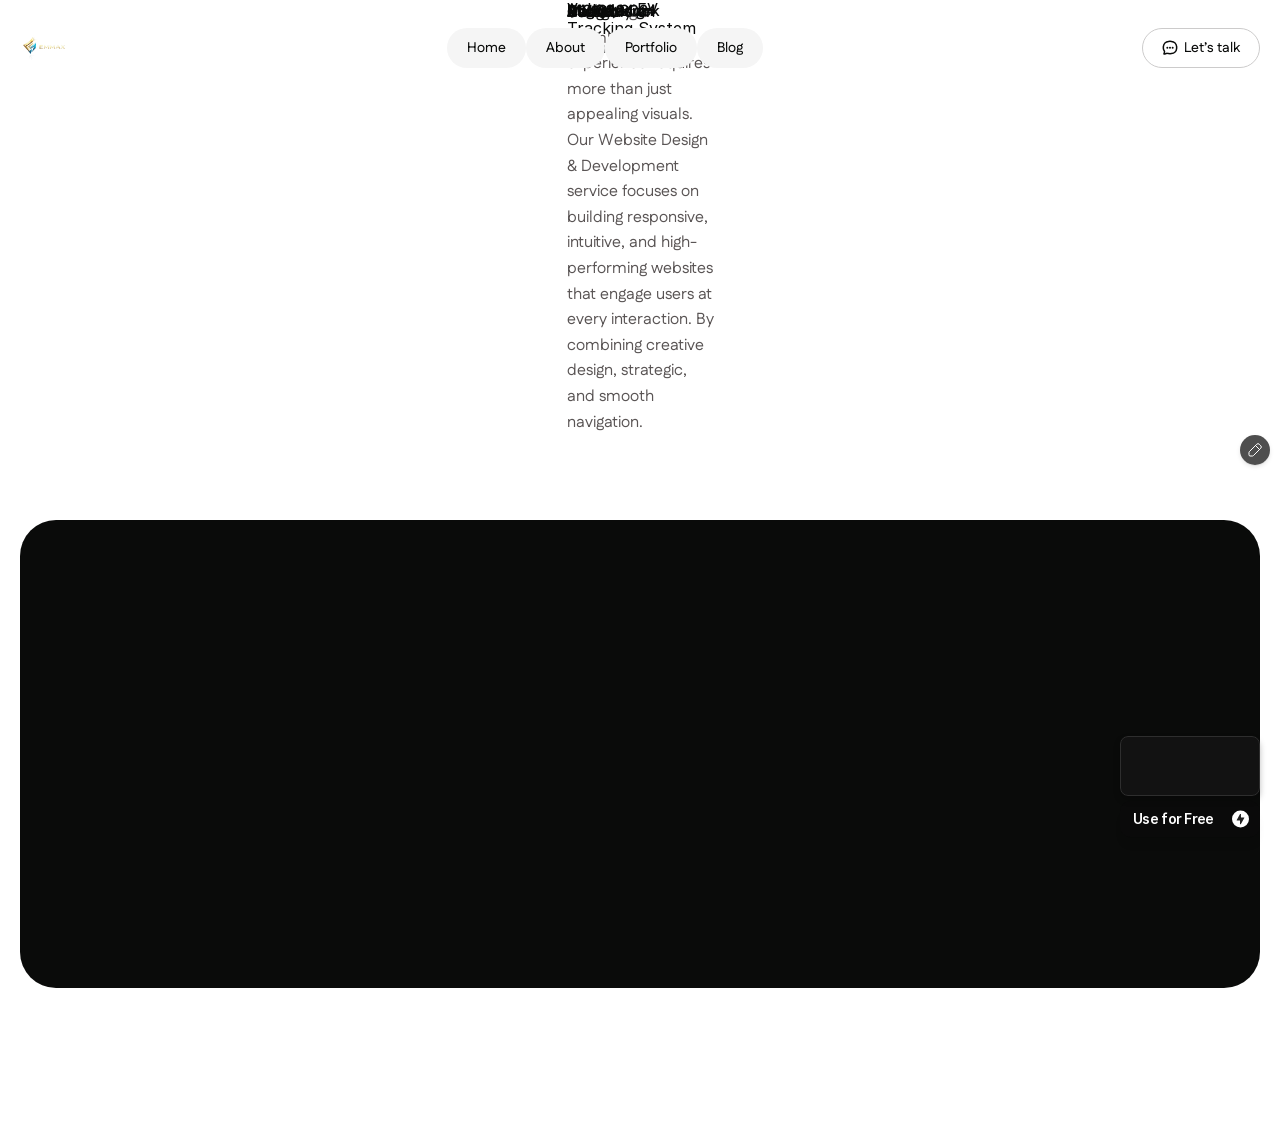
<file: portfolio/voltgear-ev-tracking/index.html>
<!DOCTYPE html>
<html lang="en" class="lenis"><head>
<base href="/">
<link rel="stylesheet" href="/styles.css"><script>(function(){var f=window.fetch;window.fetch=function(u,o){if(typeof u==='string'&&u.includes('.framercms')){return f('/assets/cms/'+u.split('/').pop(),o);}return f(u,o);};})();</script>
	<meta charset="utf-8">
	<meta name="viewport" content="width=device-width">
	<meta name="generator" content="Framer 80f113d">
	<title>Voltgear EV Tracking - Portfolio Website</title>
    <link rel="canonical" href="https://final-fox-534912.framer.app/portfolio/voltgear-ev-tracking"><meta property="og:url" content="https://final-fox-534912.framer.app/portfolio/voltgear-ev-tracking"><meta name="description" content="Portox is a Portfolio Framer Template &amp; Framer Agency Template designed to showcase your agency’s or portfolio’s work. Ideal for freelancers, creative portfolios, creative agencies, digital agencies, personal portfolios, and portfolio landing pages.">
    <meta name="framer-search-index" content="https://framerusercontent.com/sites/3VRWJns4DyxJ1sNEsjS21C/searchIndex-oA21CQHNcejg.json">
    <link href="assets/images/image-extra-1.png" rel="icon" media="(prefers-color-scheme: light)">
    <link href="assets/images/image-extra-1.png" rel="icon" media="(prefers-color-scheme: dark)">
    <!-- Open Graph -->
    <meta property="og:type" content="website">
    <meta property="og:title" content="Voltgear EV Tracking - Portfolio Website">
    <meta property="og:description" content="Portox is a Portfolio Framer Template &amp; Framer Agency Template designed to showcase your agency’s or portfolio’s work. Ideal for freelancers, creative portfolios, creative agencies, digital agencies, personal portfolios, and portfolio landing pages.">
    <meta property="og:image" content="assets/images/image-extra-2.png">
    <!-- X -->
    <meta name="twitter:card" content="summary_large_image">
    <meta name="twitter:title" content="Voltgear EV Tracking - Portfolio Website">
    <meta name="twitter:description" content="Portox is a Portfolio Framer Template &amp; Framer Agency Template designed to showcase your agency’s or portfolio’s work. Ideal for freelancers, creative portfolios, creative agencies, digital agencies, personal portfolios, and portfolio landing pages.">
    <meta name="twitter:image" content="assets/images/image-extra-2.png">
	
	
	<script>try{if(localStorage.getItem("__framer_force_showing_editorbar_since")){const n=document.createElement("link");n.rel="modulepreload";n.href="https://framer.com/edit/init.mjs";document.head.appendChild(n)}}catch(e){}</script><link rel="modulepreload" href="https://framer.com/edit/init.mjs">
	<!-- Start of headStart -->
    
    <!-- End of headStart -->
	
	
	<link href="https://fonts.gstatic.com" rel="preconnect" crossorigin="">
    <link href="https://fonts.gstatic.com" rel="preconnect" crossorigin="">
	
	<meta name="robots" content="max-image-preview:large"><!-- Start of headEnd -->
    
    <!-- End of headEnd -->
	
</head>
<body>
	
	<!-- Start of bodyStart -->
    
    <!-- End of bodyStart -->
	
	<div id="main" data-framer-hydrate-v2="{&quot;routeId&quot;:&quot;FMOvZEl9q&quot;,&quot;localeId&quot;:&quot;default&quot;,&quot;pathVariables&quot;:{&quot;b6B8YW_lq&quot;:&quot;voltgear-ev-tracking&quot;},&quot;breakpoints&quot;:[{&quot;hash&quot;:&quot;13ujnbt&quot;,&quot;mediaQuery&quot;:&quot;(min-width: 1200px)&quot;},{&quot;hash&quot;:&quot;1hgne1&quot;,&quot;mediaQuery&quot;:&quot;(min-width: 810px) and (max-width: 1199.98px)&quot;},{&quot;hash&quot;:&quot;1vrnw1&quot;,&quot;mediaQuery&quot;:&quot;(max-width: 809.98px)&quot;},{&quot;hash&quot;:&quot;1uvlfzf&quot;,&quot;mediaQuery&quot;:&quot;(min-width: 1200px)&quot;},{&quot;hash&quot;:&quot;qoz70k&quot;,&quot;mediaQuery&quot;:&quot;(min-width: 810px) and (max-width: 1199.98px)&quot;},{&quot;hash&quot;:&quot;fwj6yk&quot;,&quot;mediaQuery&quot;:&quot;(max-width: 809.98px)&quot;}],&quot;collectionItemId&quot;:&quot;Z_K9CnsrE&quot;}" data-framer-ssr-released-at="2026-09-22T10:33:36.226Z" data-framer-page-optimized-at="2026-09-22T13:09:16.687Z" data-framer-generated-page=""><!--$--><!--$--><div class="framer-bTxfY framer-1uvlfzf" data-layout-template="true" style="--13wru43:visible;min-height:100vh;width:auto"><div class="ssr-variant hidden-fwj6yk hidden-qoz70k"><div class="framer-ur6hwr-container" data-framer-layout-hint-center-x="true" style="transform:translateX(-50%)"><nav class="framer-0aSs1 framer-18srp3u framer-v-18srp3u" data-framer-name="Desktop" style="background-color: rgba(255, 255, 255, 0); width: 100%; box-shadow: none; opacity: 1;"><div class="framer-fo834p" data-framer-name="Container" style="opacity: 1;"><div class="framer-1ups8b0" data-framer-name="Navbar" style="opacity: 1;"><div class="framer-1ruhuxi-container" style="opacity: 1;"><!--$--><a class="framer-lDyuJ framer-17f0gnq framer-v-17f0gnq framer-17779d6" data-framer-name="Default" href="../" style="height: 100%; width: 100%; opacity: 1;"><div class="framer-7lzihu" data-framer-name="Image" style="opacity: 1;"><div style="position:absolute;border-radius:inherit;corner-shape:inherit;top:0;right:0;bottom:0;left:0" data-framer-background-image-wrapper="true"><img decoding="auto" width="1536" height="1024" sizes="(min-width: 1200px) 48px, (max-width: 809.98px) 48px, (min-width: 810px) and (max-width: 1199.98px) 48px" srcset="assets/images/logo-1.png 512w,assets/images/logo-2.png 1024w,assets/images/logo-3.png 1536w" src="assets/images/logo-3.png" alt="Logo" style="display:block;width:100%;height:100%;border-radius:inherit;corner-shape:inherit;object-position:center;object-fit:cover"></div></div></a><!--/$--></div><ul class="framer-gl4crs" data-framer-name="Navigation" style="background-color:rgba(0, 0, 0, 0);border-bottom-left-radius:0px;border-bottom-right-radius:0px;border-top-left-radius:0px;border-top-right-radius:0px;box-shadow:none;opacity:1"><!--$--><li class="framer-kb8dy4-container" style="opacity: 1;"><!--$--><a class="framer-0j7ht framer-PoLMw framer-17ixekp framer-v-17ixekp framer-1ai53nj" data-framer-name="Primary" data-highlight="true" href="../" tabindex="0" style="background-color: var(--token-7b5d9f2c-a6c0-450b-bff1-12cab5ce755a, rgb(245, 245, 245)); border-radius: 1000px; opacity: 1;"><div class="framer-wcdkum" data-framer-name="Text" data-framer-component-type="RichTextContainer" style="--extracted-r6o4lv: var(--token-949b360b-9e64-4017-8985-c09cc605bb85, rgb(10, 11, 10)); --framer-paragraph-spacing: 0px; transform: none; opacity: 1;"><p class="framer-text framer-styles-preset-nq1u6z" data-styles-preset="WBcn5oa1r" style="--framer-text-color:var(--extracted-r6o4lv, var(--token-949b360b-9e64-4017-8985-c09cc605bb85, rgb(10, 11, 10)))">Home</p></div></a><!--/$--></li><!--/$--><!--$--><li class="framer-19ld0jh-container" style="opacity: 1;"><!--$--><a class="framer-0j7ht framer-PoLMw framer-17ixekp framer-v-17ixekp framer-1ai53nj" data-framer-name="Primary" data-highlight="true" href="../about" tabindex="0" style="background-color: var(--token-7b5d9f2c-a6c0-450b-bff1-12cab5ce755a, rgb(245, 245, 245)); border-radius: 1000px; opacity: 1;"><div class="framer-wcdkum" data-framer-name="Text" data-framer-component-type="RichTextContainer" style="--extracted-r6o4lv: var(--token-949b360b-9e64-4017-8985-c09cc605bb85, rgb(10, 11, 10)); --framer-paragraph-spacing: 0px; transform: none; opacity: 1;"><p class="framer-text framer-styles-preset-nq1u6z" data-styles-preset="WBcn5oa1r" style="--framer-text-color:var(--extracted-r6o4lv, var(--token-949b360b-9e64-4017-8985-c09cc605bb85, rgb(10, 11, 10)))">About</p></div></a><!--/$--></li><!--/$--><!--$--><li class="framer-13m6529-container" style="opacity: 1;"><!--$--><a class="framer-0j7ht framer-PoLMw framer-17ixekp framer-v-17ixekp framer-1ai53nj" data-framer-name="Primary" data-highlight="true" href="../portfolio" tabindex="0" style="background-color: var(--token-7b5d9f2c-a6c0-450b-bff1-12cab5ce755a, rgb(245, 245, 245)); border-radius: 1000px; opacity: 1;"><div class="framer-wcdkum" data-framer-name="Text" data-framer-component-type="RichTextContainer" style="--extracted-r6o4lv: var(--token-949b360b-9e64-4017-8985-c09cc605bb85, rgb(10, 11, 10)); --framer-paragraph-spacing: 0px; transform: none; opacity: 1;"><p class="framer-text framer-styles-preset-nq1u6z" data-styles-preset="WBcn5oa1r" style="--framer-text-color:var(--extracted-r6o4lv, var(--token-949b360b-9e64-4017-8985-c09cc605bb85, rgb(10, 11, 10)))">Portfolio</p></div></a><!--/$--></li><!--/$--><!--$--><li class="framer-1iy6w8u-container" style="opacity: 1;"><!--$--><a class="framer-0j7ht framer-PoLMw framer-17ixekp framer-v-17ixekp framer-1ai53nj" data-framer-name="Primary" data-highlight="true" href="../blog" tabindex="0" style="background-color: var(--token-7b5d9f2c-a6c0-450b-bff1-12cab5ce755a, rgb(245, 245, 245)); border-radius: 1000px; opacity: 1;"><div class="framer-wcdkum" data-framer-name="Text" data-framer-component-type="RichTextContainer" style="--extracted-r6o4lv: var(--token-949b360b-9e64-4017-8985-c09cc605bb85, rgb(10, 11, 10)); --framer-paragraph-spacing: 0px; transform: none; opacity: 1;"><p class="framer-text framer-styles-preset-nq1u6z" data-styles-preset="WBcn5oa1r" style="--framer-text-color:var(--extracted-r6o4lv, var(--token-949b360b-9e64-4017-8985-c09cc605bb85, rgb(10, 11, 10)))">Blog</p></div></a><!--/$--></li><!--/$--></ul><div class="framer-1uuwo3i" data-framer-name="Button Block" style="opacity: 1;"><!--$--><div class="framer-1ndqnl2-container" style="opacity: 1;"><!--$--><a class="framer-yxd7o framer-apnp3 framer-PoLMw framer-1n7w2b8 framer-v-4s9nzx framer-mk0ano" data-border="true" data-framer-name="Header" href="../contact" style="--border-bottom-width: 1px; --border-color: var(--token-654e38f5-ff4e-47e8-a705-d17ecd43d08d, rgb(204, 203, 203)); --border-left-width: 1px; --border-right-width: 1px; --border-style: solid; --border-top-width: 1px; background-color: rgba(197, 240, 41, 0); border-radius: 999px; opacity: 1;"><div class="framer-6dcmcc" data-framer-name="Text" data-framer-component-type="RichTextContainer" style="--extracted-r6o4lv: var(--token-949b360b-9e64-4017-8985-c09cc605bb85, rgb(10, 11, 10)); --framer-paragraph-spacing: 0px; transform: none; opacity: 1;"><p class="framer-text framer-styles-preset-nq1u6z" data-styles-preset="WBcn5oa1r" style="--framer-text-color:var(--extracted-r6o4lv, var(--token-949b360b-9e64-4017-8985-c09cc605bb85, rgb(10, 11, 10)))">Let’s talk</p></div><div class="framer-1efien3" data-framer-name="Icon Wrap" style="opacity: 1;"><div class="framer-pfcsot" data-framer-name="Hover Icon" style="opacity:0"><div style="position:absolute;border-radius:inherit;corner-shape:inherit;top:0;right:0;bottom:0;left:0" data-framer-background-image-wrapper="true"><img decoding="auto" width="16" height="16" src="assets/images/icon-1.svg" alt="Icon" style="display:block;width:100%;height:100%;border-radius:inherit;corner-shape:inherit;object-position:center;object-fit:cover"></div></div><div class="framer-1pke27q" data-framer-name="Default Icon" style="opacity:1"><div style="position:absolute;border-radius:inherit;corner-shape:inherit;top:0;right:0;bottom:0;left:0" data-framer-background-image-wrapper="true"><img decoding="auto" width="16" height="16" src="assets/images/icon-2.svg" alt="Icon" style="display:block;width:100%;height:100%;border-radius:inherit;corner-shape:inherit;object-position:center;object-fit:cover"></div></div></div></a><!--/$--></div><!--/$--></div></div></div></nav></div></div><div data-framer-root="" class="framer-zkrIJ framer-rk2b5 framer-YBqoE framer-H4TY8 framer-yRJJh framer-IkVEL framer-OlTyu framer-wypDN framer-qbpQ1 framer-SSPwS framer-lg7V0 framer-13ujnbt" style="min-height:100vh;width:auto;display:contents"><div class="framer-1drtvj8-container"><!--$--><div></div><!--/$--></div><section class="framer-6kq313" data-framer-name="Portfolio Details Section" id="banner"><div class="framer-v5rzkn" data-framer-name="Container"><div class="framer-paqibr" data-framer-name="Content Wrapper"><div class="framer-6pb4eb" data-framer-name="Description Block"><div class="ssr-variant hidden-1vrnw1"><div class="framer-hzsysl" data-framer-appear-id="hzsysl" data-framer-name="Text Block" style="opacity: 0.001; transform: translateX(-50px); will-change: transform;"><div class="framer-w3aiio" data-framer-name="Title" data-framer-component-type="RichTextContainer" style="transform:none"><h1 class="framer-text framer-styles-preset-3iixzk" data-styles-preset="YapFmmdxr" style="--framer-text-color:var(--token-949b360b-9e64-4017-8985-c09cc605bb85, rgb(10, 11, 10))">Voltgear EV Tracking System Online</h1></div><div class="framer-1gg5wgu" data-framer-name="Short Description" data-framer-component-type="RichTextContainer" style="transform:none"><p class="framer-text framer-styles-preset-1htgcg1" data-styles-preset="lIHPTnbc6" style="--framer-text-color:var(--token-45b9b9b6-d867-4e57-9c40-e1f1d58c33c0, rgb(90, 85, 85))">Delivering a seamless digital experience requires more than just appealing visuals. Our Website Design &amp; Development service focuses on building responsive, intuitive, and high-performing websites that engage users at every interaction. By combining creative design, strategic, and smooth navigation.</p></div></div></div><div class="ssr-variant hidden-1vrnw1"><div class="framer-15y0ph0" data-framer-appear-id="15y0ph0" data-framer-name="Text Block" style="opacity: 0.001; transform: translateX(50px); will-change: transform;"><div class="framer-v6xql5" data-border="true" data-framer-name="Line"></div><div class="framer-fjrwbu" data-framer-name="Client Block"><div class="framer-on4jat" data-framer-name="Title" data-framer-component-type="RichTextContainer" style="transform:none"><p class="framer-text framer-styles-preset-1htgcg1" data-styles-preset="lIHPTnbc6" style="--framer-text-color:var(--token-949b360b-9e64-4017-8985-c09cc605bb85, rgb(10, 11, 10))">Client</p></div><div class="framer-1v71z7q" data-framer-name="Client Name" data-framer-component-type="RichTextContainer" style="transform:none"><p class="framer-text framer-styles-preset-wdtm3a" data-styles-preset="j4IyWsLad" style="--framer-text-color:var(--token-949b360b-9e64-4017-8985-c09cc605bb85, rgb(10, 11, 10))">Mickel Mock</p></div></div><div class="framer-1sqhm0b" data-border="true" data-framer-name="Line"></div><div class="framer-18n2mz7" data-framer-name="Category Block"><div class="framer-16hk3xb" data-framer-name="Title" data-framer-component-type="RichTextContainer" style="transform:none"><p class="framer-text framer-styles-preset-1htgcg1" data-styles-preset="lIHPTnbc6" style="--framer-text-color:var(--token-949b360b-9e64-4017-8985-c09cc605bb85, rgb(10, 11, 10))">Category</p></div><div class="framer-1rzd7b5" data-framer-name="Details Category" data-framer-component-type="RichTextContainer" style="transform:none"><p class="framer-text framer-styles-preset-wdtm3a" data-styles-preset="j4IyWsLad" style="--framer-text-color:var(--token-949b360b-9e64-4017-8985-c09cc605bb85, rgb(10, 11, 10))">UiUx design</p></div></div><div class="framer-x4g9w9" data-border="true" data-framer-name="Line"></div><div class="framer-ghyu7r" data-framer-name="Budget Block"><div class="framer-1vjdw5x" data-framer-name="Title" data-framer-component-type="RichTextContainer" style="transform:none"><p class="framer-text framer-styles-preset-1htgcg1" data-styles-preset="lIHPTnbc6" style="--framer-text-color:var(--token-949b360b-9e64-4017-8985-c09cc605bb85, rgb(10, 11, 10))">Budget</p></div><div class="framer-8665vb" data-framer-name="Budget" data-framer-component-type="RichTextContainer" style="transform:none"><p class="framer-text framer-styles-preset-wdtm3a" data-styles-preset="j4IyWsLad" style="--framer-text-color:var(--token-949b360b-9e64-4017-8985-c09cc605bb85, rgb(10, 11, 10))">$10,000</p></div></div><div class="framer-134mjaq" data-border="true" data-framer-name="Line"></div><div class="framer-17hud77" data-framer-name="Date Block"><div class="framer-1kd06l9" data-framer-name="Title" data-framer-component-type="RichTextContainer" style="transform:none"><p class="framer-text framer-styles-preset-1htgcg1" data-styles-preset="lIHPTnbc6" style="--framer-text-color:var(--token-949b360b-9e64-4017-8985-c09cc605bb85, rgb(10, 11, 10))">Date</p></div><div class="framer-vj3785" data-framer-name="Date" data-framer-component-type="RichTextContainer" style="transform:none"><p class="framer-text framer-styles-preset-wdtm3a" data-styles-preset="j4IyWsLad" style="--framer-text-color:var(--token-949b360b-9e64-4017-8985-c09cc605bb85, rgb(10, 11, 10))"><time datetime="2024-08-21T00:00:00.000Z">Aug 21, 2024</time></p></div></div><div class="framer-1rrxiey" data-border="true" data-framer-name="Line"></div><div class="framer-50orup" data-framer-name="Available Block"><div class="framer-10hzyxv" data-framer-name="Title" data-framer-component-type="RichTextContainer" style="transform:none"><p class="framer-text framer-styles-preset-1htgcg1" data-styles-preset="lIHPTnbc6" style="--framer-text-color:var(--token-949b360b-9e64-4017-8985-c09cc605bb85, rgb(10, 11, 10))">Available on</p></div><div class="ssr-variant hidden-1hgne1"><div class="framer-7j1rt8" data-framer-component-type="RichTextContainer" style="transform:none"><p class="framer-text framer-styles-preset-wdtm3a" data-styles-preset="j4IyWsLad" style="--framer-text-color:var(--token-949b360b-9e64-4017-8985-c09cc605bb85, rgb(10, 11, 10))"><!--$--><a class="framer-text framer-styles-preset-hbudqq" data-styles-preset="N5MJ54LyY" href="https://roofora.framer.website/" rel="">Roofora</a><!--/$--></p></div></div></div><div class="framer-1nua4jn" data-border="true" data-framer-name="Line"></div></div></div></div><div class="ssr-variant hidden-1vrnw1"><div class="framer-61ragh" data-framer-name="Banner Image" style="will-change:transform;opacity:0;transform:translateY(50px)"><div style="position:absolute;border-radius:inherit;corner-shape:inherit;top:0;right:0;bottom:0;left:0" data-framer-background-image-wrapper="true"><img decoding="auto" width="5568" height="2784" sizes="(min-width: 1200px) calc(min(100vw, 1320px) - 40px), (max-width: 809.98px) calc(min(100vw, 620px) - 40px), (min-width: 810px) and (max-width: 1199.98px) calc(min(100vw, 990px) - 40px)" srcset="assets/images/thumbnail-image-2.png 512w,assets/images/thumbnail-image-3.png 1024w,assets/images/thumbnail-image-1.png 2048w,assets/images/thumbnail-image-4.png 4096w,assets/images/thumbnail-image-5.png 5568w" src="assets/images/thumbnail-image-5.png" alt="Banner Image" style="display:block;width:100%;height:100%;border-radius:inherit;corner-shape:inherit;object-position:center;object-fit:cover"></div></div></div><div class="ssr-variant hidden-1vrnw1"><div class="framer-1jxoi24" data-framer-name="Content One" data-framer-component-type="RichTextContainer" style="will-change:transform;opacity:0;transform:translateY(50px)"><h4 class="framer-text framer-styles-preset-1y1y8og">Project Overviews</h4><p class="framer-text framer-styles-preset-1dgvxjo">Voltgear is an intuitive EV tracking mobile application designed to give users real-time insights into vehicle performance, charging stations, and route optimization. The project focused on creating a seamless interface, combining data visualization with effortless navigation, ensuring that electric vehicle owners can manage their journeys efficiently while enjoying a smooth, responsive user experience.</p><p class="framer-text framer-styles-preset-1dgvxjo"><br class="framer-text trailing-break"></p><h4 class="framer-text framer-styles-preset-1y1y8og">Work process</h4><p class="framer-text framer-styles-preset-1dgvxjo">The Voltgear app was developed to provide a seamless and intuitive EV tracking experience, ensuring every feature contributes to clarity and usability. The process focused on real-time data visualization, route optimization, and smooth mobile interaction.</p><ul class="framer-text"><li data-preset-tag="p" class="framer-text framer-styles-preset-1dgvxjo"><p class="framer-text framer-styles-preset-1dgvxjo"><strong class="framer-text">Research on EV user behavior and charging patterns</strong></p></li><li data-preset-tag="p" class="framer-text framer-styles-preset-1dgvxjo"><p class="framer-text framer-styles-preset-1dgvxjo"><strong class="framer-text">Planning app structure and user flows</strong></p></li><li data-preset-tag="p" class="framer-text framer-styles-preset-1dgvxjo"><p class="framer-text framer-styles-preset-1dgvxjo"><strong class="framer-text">Wireframing dashboards and key screens</strong></p></li><li data-preset-tag="p" class="framer-text framer-styles-preset-1dgvxjo"><p class="framer-text framer-styles-preset-1dgvxjo"><strong class="framer-text">Designing UI with intuitive controls and visual clarity</strong></p></li><li data-preset-tag="p" class="framer-text framer-styles-preset-1dgvxjo"><p class="framer-text framer-styles-preset-1dgvxjo"><strong class="framer-text">Development with focus on performance and responsiveness</strong></p></li><li data-preset-tag="p" class="framer-text framer-styles-preset-1dgvxjo"><p class="framer-text framer-styles-preset-1dgvxjo"><strong class="framer-text">Testing for usability, data accuracy, and reliability</strong></p></li></ul></div></div><div class="framer-uvknqp" data-framer-name="Image Wrapper"><div class="ssr-variant hidden-1vrnw1"><div class="framer-5jgg6a" data-framer-name="Details Image" style="will-change:transform;opacity:0;transform:translateY(50px)"><div style="position:absolute;border-radius:inherit;corner-shape:inherit;top:0;right:0;bottom:0;left:0" data-framer-background-image-wrapper="true"><img decoding="auto" width="5568" height="2784" sizes="(min-width: 1200px) calc(min(100vw, 1320px) - 40px), (max-width: 809.98px) calc(min(100vw, 620px) - 40px), (min-width: 810px) and (max-width: 1199.98px) calc(min(100vw, 990px) - 40px)" srcset="assets/images/details-image-2.png 512w,assets/images/details-image-3.png 1024w,assets/images/details-image-1.png 2048w,assets/images/details-image-4.png 4096w,assets/images/details-image-5.png 5568w" src="assets/images/details-image-5.png" alt="Details Image" style="display:block;width:100%;height:100%;border-radius:inherit;corner-shape:inherit;object-position:center;object-fit:cover"></div></div></div><div class="framer-1fb16gu"><div class="ssr-variant hidden-1vrnw1"><div class="framer-106qhr9" data-framer-name="Image" style="will-change:transform;opacity:0;transform:translateY(50px)"><div style="position:absolute;border-radius:inherit;corner-shape:inherit;top:0;right:0;bottom:0;left:0" data-framer-background-image-wrapper="true"><img decoding="auto" width="2736" height="2784" sizes="(min-width: 1200px) max((min(100vw, 1320px) - 64px) / 2, 10px), (max-width: 809.98px) max((min(100vw, 620px) - 56px) / 2, 10px), (min-width: 810px) and (max-width: 1199.98px) max((min(100vw, 990px) - 62px) / 2, 10px)" srcset="assets/images/image-one-1.png 1006w,assets/images/image-one-2.png 2012w,assets/images/image-one-3.png 2736w" src="assets/images/image-one-3.png" alt="Image One" style="display:block;width:100%;height:100%;border-radius:inherit;corner-shape:inherit;object-position:center;object-fit:cover"></div></div></div><div class="ssr-variant hidden-1vrnw1"><div class="framer-106qhr9" data-framer-name="Image" style="will-change:transform;opacity:0;transform:translateY(50px)"><div style="position:absolute;border-radius:inherit;corner-shape:inherit;top:0;right:0;bottom:0;left:0" data-framer-background-image-wrapper="true"><img decoding="auto" width="5250" height="3502" sizes="(min-width: 1200px) max((min(100vw, 1320px) - 64px) / 2, 10px), (max-width: 809.98px) max((min(100vw, 620px) - 56px) / 2, 10px), (min-width: 810px) and (max-width: 1199.98px) max((min(100vw, 990px) - 62px) / 2, 10px)" srcset="assets/images/image-two-2.jpg 512w,assets/images/image-two-1.jpg 1024w,assets/images/image-two-3.jpg 2048w,assets/images/image-two-4.jpg 4096w,assets/images/image-two-5.jpg 5250w" src="assets/images/image-two-5.jpg" alt="Image Two" style="display:block;width:100%;height:100%;border-radius:inherit;corner-shape:inherit;object-position:center;object-fit:cover"></div></div></div></div></div><div class="ssr-variant hidden-1vrnw1"><div class="framer-1z0bvh4" data-framer-name="Content Two" data-framer-component-type="RichTextContainer" style="will-change:transform;opacity:0;transform:translateY(50px)"><h4 class="framer-text framer-styles-preset-1y1y8og">Approach</h4><p class="framer-text framer-styles-preset-1dgvxjo">The development of Voltgear was guided by a clear and ambitious vision to provide electric vehicle users with a seamless, intuitive, and data-driven tracking experience. Every feature, from battery monitoring to route optimization, was carefully considered to balance functionality and usability. While convenience and clarity are universally valued, neglecting thoughtful interface design can lead to user frustration and reduced engagement. Similarly, complex analytics are not included for their own sake; they are incorporated strategically to provide meaningful insights and enhance decision-making. For example, integrating real-time route optimization alongside battery status empowers users to plan journeys efficiently, offering both confidence and convenience without overwhelming the interface.</p></div></div><div class="framer-j5gdmv" data-framer-name="Quote Wrapper" style="will-change:transform;opacity:0;transform:translateY(50px)"><div class="framer-19qt1h5" data-framer-name="Qoute Block"><div class="framer-hj7sn0" data-framer-name="Qoute" data-framer-component-type="RichTextContainer" style="transform:none"><p class="framer-text framer-styles-preset-ug2f6d" data-styles-preset="XzT7wiUNw" style="--framer-text-color:var(--token-c1d28b74-a590-41ff-8ca4-699a4cdf04bc, rgb(0, 0, 0))">Innovation is not just about adding new features; it is about creating an experience that is clear, reliable, and empowering. Every interaction should provide confidence, allowing users to make decisions with ease while understanding the data presented. The ultimate goal is to merge functionality with simplicity to elevate the journey.</p></div></div></div><div class="ssr-variant hidden-1vrnw1"><div class="framer-3vntsw" data-framer-name="Content Three" data-framer-component-type="RichTextContainer" style="will-change:transform;opacity:0;transform:translateY(50px)"><h4 class="framer-text framer-styles-preset-1y1y8og">Solution</h4><p class="framer-text framer-styles-preset-1dgvxjo">The solution was achieved by integrating real-time vehicle tracking, route optimization, and intuitive data visualization into a cohesive interface. By balancing functional dashboards with interactive notifications and branded micro-interactions, the app enhances the user experience while reflecting Voltgear’s commitment to precision, innovation, and reliability. Every element was carefully designed to provide clarity, usability, and confidence during the user’s journey.</p></div></div><div class="ssr-variant hidden-1vrnw1"><div class="framer-1513i8j" data-framer-name="Bottom Content" style="will-change:transform;opacity:0;transform:translateY(50px)"><div class="framer-1o381x6" data-framer-name="Social Info Block"><div class="framer-1obnxdn" data-framer-name="Text" data-framer-component-type="RichTextContainer" style="transform:none"><p class="framer-text framer-styles-preset-i8h8do" data-styles-preset="N27jjW0oB" style="--framer-text-color:var(--token-949b360b-9e64-4017-8985-c09cc605bb85, rgb(10, 11, 10))">Share it on :</p></div><div class="framer-1tckcaz" data-framer-name="Social Icon Block"><!--$--><div class="ssr-variant hidden-1hgne1"><div class="framer-15f6j8h-container"><!--$--><a class="framer-RuWYO framer-1stc8a2 framer-v-1f716lx framer-lxr1jy" data-framer-name="Terially" data-border="true" href="https://www.facebook.com" target="_blank" style="--border-bottom-width: 1px; --border-color: var(--token-654e38f5-ff4e-47e8-a705-d17ecd43d08d, rgb(204, 203, 203)); --border-left-width: 1px; --border-right-width: 1px; --border-style: solid; --border-top-width: 1px; background: linear-gradient(322deg, rgba(9, 10, 9, 0) 0%, rgba(9, 10, 9, 0) 100%) rgba(9, 10, 9, 0); border-radius: 100px; opacity: 1;"><div class="framer-122wy6" data-framer-name="Icon Wrap" style="opacity: 1;"><div class="framer-18nkesa" data-framer-name="Hover Icon" style="opacity:0"><div style="position:absolute;border-radius:inherit;corner-shape:inherit;top:0;right:0;bottom:0;left:0" data-framer-background-image-wrapper="true"><img decoding="auto" width="16" height="16" src="assets/images/social-icon-11.svg" alt="Social Icon" style="display:block;width:100%;height:100%;border-radius:inherit;corner-shape:inherit;object-position:center;object-fit:cover"></div></div><div class="framer-3n0p2t" data-framer-name="Default Icon" style="opacity:1"><div style="position:absolute;border-radius:inherit;corner-shape:inherit;top:0;right:0;bottom:0;left:0" data-framer-background-image-wrapper="true"><img decoding="auto" width="16" height="16" src="assets/images/social-icon-12.svg" alt="Social Icon" style="display:block;width:100%;height:100%;border-radius:inherit;corner-shape:inherit;object-position:center;object-fit:cover"></div></div></div></a><!--/$--></div></div><!--/$--><!--$--><div class="ssr-variant hidden-1hgne1"><div class="framer-1iuneg5-container"><!--$--><a class="framer-RuWYO framer-1stc8a2 framer-v-1f716lx framer-lxr1jy" data-framer-name="Terially" data-border="true" href="https://www.instagram.com" target="_blank" style="--border-bottom-width: 1px; --border-color: var(--token-654e38f5-ff4e-47e8-a705-d17ecd43d08d, rgb(204, 203, 203)); --border-left-width: 1px; --border-right-width: 1px; --border-style: solid; --border-top-width: 1px; background: linear-gradient(322deg, rgba(9, 10, 9, 0) 0%, rgba(9, 10, 9, 0) 100%) rgba(9, 10, 9, 0); border-radius: 100px; opacity: 1;"><div class="framer-122wy6" data-framer-name="Icon Wrap" style="opacity: 1;"><div class="framer-18nkesa" data-framer-name="Hover Icon" style="opacity:0"><div style="position:absolute;border-radius:inherit;corner-shape:inherit;top:0;right:0;bottom:0;left:0" data-framer-background-image-wrapper="true"><img decoding="auto" width="16" height="16" src="assets/images/social-icon-13.svg" alt="Social Icon" style="display:block;width:100%;height:100%;border-radius:inherit;corner-shape:inherit;object-position:center;object-fit:cover"></div></div><div class="framer-3n0p2t" data-framer-name="Default Icon" style="opacity:1"><div style="position:absolute;border-radius:inherit;corner-shape:inherit;top:0;right:0;bottom:0;left:0" data-framer-background-image-wrapper="true"><img decoding="auto" width="16" height="16" src="assets/images/social-icon-14.svg" alt="Social Icon" style="display:block;width:100%;height:100%;border-radius:inherit;corner-shape:inherit;object-position:center;object-fit:cover"></div></div></div></a><!--/$--></div></div><!--/$--><!--$--><div class="ssr-variant hidden-1hgne1"><div class="framer-1c1ts7n-container"><!--$--><a class="framer-RuWYO framer-1stc8a2 framer-v-1f716lx framer-lxr1jy" data-framer-name="Terially" data-border="true" href="https://www.twitter.com" target="_blank" style="--border-bottom-width: 1px; --border-color: var(--token-654e38f5-ff4e-47e8-a705-d17ecd43d08d, rgb(204, 203, 203)); --border-left-width: 1px; --border-right-width: 1px; --border-style: solid; --border-top-width: 1px; background: linear-gradient(322deg, rgba(9, 10, 9, 0) 0%, rgba(9, 10, 9, 0) 100%) rgba(9, 10, 9, 0); border-radius: 100px; opacity: 1;"><div class="framer-122wy6" data-framer-name="Icon Wrap" style="opacity: 1;"><div class="framer-18nkesa" data-framer-name="Hover Icon" style="opacity:0"><div style="position:absolute;border-radius:inherit;corner-shape:inherit;top:0;right:0;bottom:0;left:0" data-framer-background-image-wrapper="true"><img decoding="auto" width="16" height="16" src="assets/images/social-icon-15.svg" alt="Social Icon" style="display:block;width:100%;height:100%;border-radius:inherit;corner-shape:inherit;object-position:center;object-fit:cover"></div></div><div class="framer-3n0p2t" data-framer-name="Default Icon" style="opacity:1"><div style="position:absolute;border-radius:inherit;corner-shape:inherit;top:0;right:0;bottom:0;left:0" data-framer-background-image-wrapper="true"><img decoding="auto" width="16" height="16" src="assets/images/social-icon-16.svg" alt="Social Icon" style="display:block;width:100%;height:100%;border-radius:inherit;corner-shape:inherit;object-position:center;object-fit:cover"></div></div></div></a><!--/$--></div></div><!--/$--></div></div><div class="framer-1jtayi" data-framer-name="Button Group"><!--$--><div class="ssr-variant hidden-1hgne1"><div class="framer-1q5yb40-container" style="--abs64n:0"><!--$--><a class="framer-kYzA1 framer-apnp3 framer-3tjZ5 framer-a7mmjd framer-v-td6nje framer-ppxvkl" data-framer-name="Privious" href="./:b6B8YW_lq#banner" style="background-color: var(--token-30b44872-905e-4817-8dee-ab29e8190fe3, rgb(242, 242, 242)); border-radius: 999px; opacity: 1;"><div class="framer-1jwq5iv" data-framer-name="Text" data-framer-component-type="RichTextContainer" style="--extracted-r6o4lv: var(--token-949b360b-9e64-4017-8985-c09cc605bb85, rgb(10, 11, 10)); --framer-paragraph-spacing: 0px; transform: none; opacity: 1;"><p class="framer-text framer-styles-preset-11pdutb" data-styles-preset="n4POwZ1Fl" style="--framer-text-color:var(--extracted-r6o4lv, var(--token-949b360b-9e64-4017-8985-c09cc605bb85, rgb(10, 11, 10)))">Previous</p></div><div class="framer-211upl" data-framer-name="Icon Wrap" style="opacity: 1;"><div class="framer-1g8w01p" data-framer-name="Hover Icon" style="opacity:0"><div style="position:absolute;border-radius:inherit;corner-shape:inherit;top:0;right:0;bottom:0;left:0" data-framer-background-image-wrapper="true"><img decoding="auto" width="18" height="18" src="assets/images/arrow-icon-8.svg" alt="Arrow Icon" style="display:block;width:100%;height:100%;border-radius:inherit;corner-shape:inherit;object-position:center;object-fit:cover"></div></div><div class="framer-gptit6" data-framer-name="Default Icon" style="opacity:1"><div style="position:absolute;border-radius:inherit;corner-shape:inherit;top:0;right:0;bottom:0;left:0" data-framer-background-image-wrapper="true"><img decoding="auto" width="18" height="18" src="assets/images/arrow-icon-9.svg" alt="Arrow Icon" style="display:block;width:100%;height:100%;border-radius:inherit;corner-shape:inherit;object-position:center;object-fit:cover"></div></div></div></a><!--/$--></div></div><!--/$--><!--$--><div class="ssr-variant hidden-1hgne1"><div class="framer-nw8mj3-container" style="--5p0z4x:1"><!--$--><a class="framer-kYzA1 framer-apnp3 framer-3tjZ5 framer-a7mmjd framer-v-1lre3fc framer-ppxvkl" data-framer-name="Next" href="./camping-website-design#banner" style="background-color: var(--token-30b44872-905e-4817-8dee-ab29e8190fe3, rgb(242, 242, 242)); border-radius: 999px; opacity: 1;"><div class="framer-1jwq5iv" data-framer-name="Text" data-framer-component-type="RichTextContainer" style="--extracted-r6o4lv: var(--token-949b360b-9e64-4017-8985-c09cc605bb85, rgb(10, 11, 10)); --framer-paragraph-spacing: 0px; transform: none; opacity: 1;"><p class="framer-text framer-styles-preset-11pdutb" data-styles-preset="n4POwZ1Fl" style="--framer-text-color:var(--extracted-r6o4lv, var(--token-949b360b-9e64-4017-8985-c09cc605bb85, rgb(10, 11, 10)))">Next</p></div><div class="framer-211upl" data-framer-name="Icon Wrap" style="opacity: 1;"><div class="framer-1g8w01p" data-framer-name="Hover Icon" style="opacity:0"><div style="position:absolute;border-radius:inherit;corner-shape:inherit;top:0;right:0;bottom:0;left:0" data-framer-background-image-wrapper="true"><img decoding="auto" width="18" height="18" src="assets/images/arrow-icon-4.svg" alt="Arrow Icon" style="display:block;width:100%;height:100%;border-radius:inherit;corner-shape:inherit;object-position:center;object-fit:cover"></div></div><div class="framer-gptit6" data-framer-name="Default Icon" style="opacity:1"><div style="position:absolute;border-radius:inherit;corner-shape:inherit;top:0;right:0;bottom:0;left:0" data-framer-background-image-wrapper="true"><img decoding="auto" width="18" height="18" src="assets/images/arrow-icon-10.svg" alt="Arrow Icon" style="display:block;width:100%;height:100%;border-radius:inherit;corner-shape:inherit;object-position:center;object-fit:cover"></div></div></div></a><!--/$--></div></div><!--/$--></div></div></div></div></div><div aria-label="Scroll Trigger" class="framer-b3vqdd" data-framer-name="Scroll Triger" id="scroll-trigger"></div></section><section class="framer-1i3rsaw" data-framer-name="Portfolio Section"><div class="framer-x0ymfu" data-framer-name="Container"><div class="framer-e2l0o7" data-framer-name="Content Wrapper"><div class="ssr-variant hidden-1vrnw1"><div class="framer-1etaepy" data-framer-name="Title Block" style="will-change:transform;opacity:0;transform:translateY(50px)"><div class="framer-1v7s7ag" data-framer-name="Title" data-framer-component-type="RichTextContainer" style="transform:none"><h2 class="framer-text framer-styles-preset-1cfv4er" data-styles-preset="PDRsvVt2O">Related Projects </h2></div><!--$--><div class="ssr-variant hidden-1hgne1"><div class="framer-15ka6p9-container"><!--$--><a class="framer-yxd7o framer-apnp3 framer-PoLMw framer-1n7w2b8 framer-v-1n7w2b8 framer-mk0ano" data-border="true" data-framer-name="Default" href="../portfolio" style="--border-bottom-width: 1px; --border-color: var(--token-654e38f5-ff4e-47e8-a705-d17ecd43d08d, rgb(204, 203, 203)); --border-left-width: 1px; --border-right-width: 1px; --border-style: solid; --border-top-width: 1px; background-color: rgba(197, 240, 41, 0); border-radius: 999px; opacity: 1;"><div class="framer-6dcmcc" data-framer-name="Text" data-framer-component-type="RichTextContainer" style="--extracted-r6o4lv: var(--token-949b360b-9e64-4017-8985-c09cc605bb85, rgb(10, 11, 10)); --framer-paragraph-spacing: 0px; transform: none; opacity: 1;"><p class="framer-text framer-styles-preset-11pdutb" data-styles-preset="n4POwZ1Fl" style="--framer-text-color:var(--extracted-r6o4lv, var(--token-949b360b-9e64-4017-8985-c09cc605bb85, rgb(10, 11, 10)))">View all  cases</p></div></a><!--/$--></div></div><!--/$--></div></div><div class="framer-6lo2zz"><!--$--><!--$--><div class="ssr-variant hidden-1vrnw1 hidden-1hgne1"><div class="framer-10j5sd9-container" style="will-change:transform;opacity:0;transform:translateY(50px)"><div class="framer-I60VF framer-fBFAZ framer-TcVAR framer-1nyuiym framer-v-1nyuiym" data-framer-cursor="1yhg9d4" data-framer-name="Default" style="width: 100%; border-radius: 36px; opacity: 1;"><!--$--><a class="framer-1i3ppg6 framer-1s2947q" data-framer-name="Image Wrap" href="./camping-website-design#banner" style="opacity: 1;"><div class="framer-15b98eh" data-framer-name="Linear Ovarlay" style="background: linear-gradient(200deg, rgba(10, 11, 10, 0) 0%, rgba(10, 11, 10, 0.6) 100%); opacity: 1;"></div><div class="framer-1ljn2i8" style="transform: none; opacity: 1;"><div style="position:absolute;border-radius:inherit;corner-shape:inherit;top:0;right:0;bottom:0;left:0" data-framer-background-image-wrapper="true"><img decoding="async" loading="lazy" width="5568" height="2784" sizes="(min-width: 1200px) calc(min(100vw, 1320px) - 40px), (max-width: 809.98px) calc(min(100vw, 620px) - 40px), (min-width: 810px) and (max-width: 1199.98px) calc(min(100vw, 990px) - 40px)" srcset="assets/images/thumbnail-image-7.png 512w,assets/images/thumbnail-image-8.png 1024w,assets/images/thumbnail-image-6.png 2048w,assets/images/thumbnail-image-9.png 4096w,assets/images/thumbnail-image-10.png 5568w" src="assets/images/thumbnail-image-10.png" alt="Thumbnail Image" style="display:block;width:100%;height:100%;border-radius:inherit;corner-shape:inherit;object-position:center;object-fit:cover"></div></div></a><!--/$--><div class="framer-1alx3l2" data-framer-name="Text Block" style="transform: translateX(-50%); opacity: 1;"><div class="framer-18kmyr4" data-framer-name="Category Wrap" style="backdrop-filter: blur(50px); background-color: rgba(255, 255, 255, 0.25); border-radius: 999px; opacity: 1;"><div class="framer-1j911wn" data-framer-name="Text" data-framer-component-type="RichTextContainer" style="--extracted-r6o4lv: var(--token-0f4cbfc4-2063-4cea-a2b7-9caf65727dae, rgb(255, 255, 255)); --framer-paragraph-spacing: 0px; transform: none; opacity: 1;"><p class="framer-text framer-styles-preset-1ch0ebf" data-styles-preset="kn1JRYC8V" style="--framer-text-color:var(--extracted-r6o4lv, var(--token-0f4cbfc4-2063-4cea-a2b7-9caf65727dae, rgb(255, 255, 255)))">Website</p></div></div><div class="framer-zphd0t" data-framer-name="Title" data-framer-component-type="RichTextContainer" style="justify-content: flex-end; --extracted-1of0zx5: var(--token-0f4cbfc4-2063-4cea-a2b7-9caf65727dae, rgb(255, 255, 255)); --framer-paragraph-spacing: 0px; transform: none; opacity: 1;"><h2 class="framer-text framer-styles-preset-1v43aak" data-styles-preset="aYETrPp1_" style="--framer-text-color:var(--extracted-1of0zx5, var(--token-0f4cbfc4-2063-4cea-a2b7-9caf65727dae, rgb(255, 255, 255)))">Camping Website Design</h2></div></div></div></div></div><!--/$--><!--/$--></div></div></div></section><section class="framer-13skjl7" data-framer-name="Testimonial Section"><div class="framer-1env79z" data-framer-name="Container"><div class="framer-smy29r" data-framer-name="Content Wrapper"><div class="ssr-variant hidden-1vrnw1"><div class="framer-15qz7xe-container" style="will-change:transform;opacity:0;transform:scale(0.9)"><div class="framer-WKCeL framer-fwqcmq framer-v-fwqcmq" data-framer-name="Default" style="width: 100%; opacity: 1;"><div class="framer-1s7cxia-container" style="opacity: 1;"><!--$--><section style="display:flex;width:100%;height:100%;max-width:100%;max-height:100%;place-items:center;margin:0;padding:10px;list-style-type:none;text-indent:none;opacity:0;-webkit-mask-image:linear-gradient(to right, rgba(0, 0, 0, 0) 0%, rgba(0, 0, 0, 1) 0%, rgba(0, 0, 0, 1) 100%, rgba(0, 0, 0, 0) 100%);mask-image:linear-gradient(to right, rgba(0, 0, 0, 0) 0%, rgba(0, 0, 0, 1) 0%, rgba(0, 0, 0, 1) 100%, rgba(0, 0, 0, 0) 100%);overflow:hidden"><ul style="display:flex;width:100%;height:100%;max-width:100%;max-height:100%;place-items:center;margin:0;padding:0;list-style-type:none;text-indent:none;gap:32px;position:relative;flex-direction:row;will-change:auto;transform:translateX(-0px)"><li><div class="framer-1bg2k9b" data-framer-name="Text Block" style="flex-shrink: 0; opacity: 1;"><div class="framer-2kqdun" data-framer-name="Dot" style="background-color: var(--token-949b360b-9e64-4017-8985-c09cc605bb85, rgb(10, 11, 10)); border-radius: 100px; opacity: 1;"></div><div class="framer-afgeeq" data-framer-name="Image" style="opacity: 1;"><div style="position:absolute;border-radius:inherit;corner-shape:inherit;top:0;right:0;bottom:0;left:0" data-framer-background-image-wrapper="true"><img decoding="auto" width="4014" height="429" sizes="(min-width: 1200px) 934px, (max-width: 809.98px) 516px, (min-width: 810px) and (max-width: 1199.98px) 934px" srcset="assets/images/testimonial-image-2.png 512w,assets/images/testimonial-image-1.png 1024w,assets/images/testimonial-image-3.png 2048w,assets/images/testimonial-image-4.png 4014w" src="assets/images/testimonial-image-4.png" alt="Testimonial Image" style="display:block;width:100%;height:100%;border-radius:inherit;corner-shape:inherit;object-position:center;object-fit:contain"></div></div></div></li><li><div class="framer-1bg2k9b" data-framer-name="Text Block" style="flex-shrink: 0; opacity: 1;"><div class="framer-2kqdun" data-framer-name="Dot" style="background-color: var(--token-949b360b-9e64-4017-8985-c09cc605bb85, rgb(10, 11, 10)); border-radius: 100px; opacity: 1;"></div><div class="framer-afgeeq" data-framer-name="Image" style="opacity: 1;"><div style="position:absolute;border-radius:inherit;corner-shape:inherit;top:0;right:0;bottom:0;left:0" data-framer-background-image-wrapper="true"><img decoding="auto" width="4014" height="429" sizes="(min-width: 1200px) 934px, (max-width: 809.98px) 516px, (min-width: 810px) and (max-width: 1199.98px) 934px" srcset="assets/images/testimonial-image-2.png 512w,assets/images/testimonial-image-1.png 1024w,assets/images/testimonial-image-3.png 2048w,assets/images/testimonial-image-4.png 4014w" src="assets/images/testimonial-image-4.png" alt="Testimonial Image" style="display:block;width:100%;height:100%;border-radius:inherit;corner-shape:inherit;object-position:center;object-fit:contain"></div></div></div></li><li><div class="framer-1bg2k9b" data-framer-name="Text Block" style="flex-shrink: 0; opacity: 1;"><div class="framer-2kqdun" data-framer-name="Dot" style="background-color: var(--token-949b360b-9e64-4017-8985-c09cc605bb85, rgb(10, 11, 10)); border-radius: 100px; opacity: 1;"></div><div class="framer-afgeeq" data-framer-name="Image" style="opacity: 1;"><div style="position:absolute;border-radius:inherit;corner-shape:inherit;top:0;right:0;bottom:0;left:0" data-framer-background-image-wrapper="true"><img decoding="auto" width="4014" height="429" sizes="(min-width: 1200px) 934px, (max-width: 809.98px) 516px, (min-width: 810px) and (max-width: 1199.98px) 934px" srcset="assets/images/testimonial-image-2.png 512w,assets/images/testimonial-image-1.png 1024w,assets/images/testimonial-image-3.png 2048w,assets/images/testimonial-image-4.png 4014w" src="assets/images/testimonial-image-4.png" alt="Testimonial Image" style="display:block;width:100%;height:100%;border-radius:inherit;corner-shape:inherit;object-position:center;object-fit:contain"></div></div></div></li></ul></section><!--/$--></div></div></div></div><div class="ssr-variant hidden-1hgne1"><div class="framer-1sr5z9l-container hidden-1vrnw1" style="will-change:transform;opacity:0;transform:scale(0.9)"><div class="framer-euJuT framer-r4yk1u framer-v-r4yk1u" data-framer-name="Default" style="height: 100%; width: 100%; opacity: 1;"><div class="framer-1woo1i0-container" data-framer-name="Desktop" name="Desktop" style="opacity: 1;"><!--$--><section class="framer-slideshow framer-slideshow-axis-x" style="display:flex;flex-direction:row;width:100%;height:100%;max-width:100%;max-height:100%;place-items:center;margin:0;padding:0px;list-style-type:none;text-indent:none;user-select:none"><div style="width:100%;height:100%;margin:0;padding:inherit;position:absolute;inset:0;overflow:hidden;border-radius:0;user-select:none;perspective:1200px"><ul style="display:flex;flex-direction:row;width:100%;height:100%;max-width:100%;max-height:100%;place-items:center;margin:0;padding:0;list-style-type:none;text-indent:none;gap:24px;transform:translateX(calc(var(--framer-dir-multiplier, -1) * (0% + 0px)));cursor:auto;user-select:none"><li style="display:contents"><div class="framer-9stlae-container" data-framer-name="Testimonial Card 01" name="Testimonial Card 01" style="flex-shrink:0;user-select:none;width:calc(50% - 24px + 12px);height:100%"><div name="Testimonial Card 01" class="framer-mfa39 framer-3tjZ5 framer-SSPwS framer-1l0r200 framer-v-1l0r200" data-framer-name="Default" style="background-color: var(--token-7b5d9f2c-a6c0-450b-bff1-12cab5ce755a, rgb(245, 245, 245)); width: 100%; border-radius: 24px; opacity: 1;"><div class="framer-gkgijx" data-framer-name="Image" style="border-radius: 24px; opacity: 1;"><div style="position:absolute;border-radius:inherit;corner-shape:inherit;top:0;right:0;bottom:0;left:0" data-framer-background-image-wrapper="true"><img decoding="auto" width="4584" height="4000" sizes="(min-width: 1200px) calc((684px - 48px) * 0.5189), (max-width: 809.98px) calc((684px - 48px) * 0.5189), (min-width: 810px) and (max-width: 1199.98px) calc((684px - 40px) * 0.5189)" srcset="assets/images/man-standing-near-white-wall-2.jpg 512w,assets/images/man-standing-near-white-wall-3.jpg 1024w,assets/images/man-standing-near-white-wall-1.jpg 2048w,assets/images/man-standing-near-white-wall-4.jpg 4096w,assets/images/man-standing-near-white-wall-5.jpg 4584w" src="assets/images/man-standing-near-white-wall-5.jpg" alt="man standing near white wall" style="display:block;width:100%;height:100%;border-radius:inherit;corner-shape:inherit;object-position:center;object-fit:cover"></div></div><div class="framer-lbxm4" data-framer-name="Text Block" style="opacity: 1;"><div class="framer-1lpbi9i" data-framer-name="Review Text" data-framer-component-type="RichTextContainer" style="justify-content: center; --extracted-r6o4lv: var(--token-949b360b-9e64-4017-8985-c09cc605bb85, rgb(10, 11, 10)); --framer-paragraph-spacing: 0px; transform: none; opacity: 1;"><p class="framer-text framer-styles-preset-1hlkmw4" data-styles-preset="iTgZIUDIl" style="--framer-text-color:var(--extracted-r6o4lv, var(--token-949b360b-9e64-4017-8985-c09cc605bb85, rgb(10, 11, 10)))">Thanks to the team’s creativity and precision, our project was truly smooth, seamless, efficient, and visually stunning.</p></div><div class="framer-1nwae0c" data-framer-name="User Info Block" style="opacity: 1;"><div class="framer-12fl28h" data-framer-name="User Name" data-framer-component-type="RichTextContainer" style="--extracted-r6o4lv: var(--token-949b360b-9e64-4017-8985-c09cc605bb85, rgb(10, 11, 10)); --framer-paragraph-spacing: 0px; transform: none; opacity: 1;"><p class="framer-text framer-styles-preset-1hlkmw4" data-styles-preset="iTgZIUDIl" style="--framer-text-color:var(--extracted-r6o4lv, var(--token-949b360b-9e64-4017-8985-c09cc605bb85, rgb(10, 11, 10)))">James Anderson</p></div><div class="framer-1xtpm2w" data-framer-name="User Name" data-framer-component-type="RichTextContainer" style="--extracted-r6o4lv: var(--token-949b360b-9e64-4017-8985-c09cc605bb85, rgb(10, 11, 10)); --framer-paragraph-spacing: 0px; transform: none; opacity: 1;"><p class="framer-text framer-styles-preset-i8h8do" data-styles-preset="N27jjW0oB" style="--framer-text-color:var(--extracted-r6o4lv, var(--token-949b360b-9e64-4017-8985-c09cc605bb85, rgb(10, 11, 10)))">UX Designer</p></div></div></div></div></div></li><li style="display:contents"><div class="framer-yggjo9-container" data-framer-name="Testimonial Card 02" name="Testimonial Card 02" style="flex-shrink:0;user-select:none;width:calc(50% - 24px + 12px);height:100%"><div name="Testimonial Card 02" class="framer-mfa39 framer-3tjZ5 framer-SSPwS framer-1l0r200 framer-v-1l0r200" data-framer-name="Default" style="background-color: var(--token-7b5d9f2c-a6c0-450b-bff1-12cab5ce755a, rgb(245, 245, 245)); width: 100%; border-radius: 24px; opacity: 1;"><div class="framer-gkgijx" data-framer-name="Image" style="border-radius: 24px; opacity: 1;"><div style="position:absolute;border-radius:inherit;corner-shape:inherit;top:0;right:0;bottom:0;left:0" data-framer-background-image-wrapper="true"><img decoding="auto" width="3000" height="4500" sizes="(min-width: 1200px) calc((684px - 48px) * 0.5189), (max-width: 809.98px) calc((684px - 48px) * 0.5189), (min-width: 810px) and (max-width: 1199.98px) calc((684px - 40px) * 0.5189)" srcset="assets/images/man-in-suit-jacket-sitting-down-2.jpg 682w,assets/images/man-in-suit-jacket-sitting-down-1.jpg 1365w,assets/images/man-in-suit-jacket-sitting-down-3.jpg 2730w,assets/images/man-in-suit-jacket-sitting-down-4.jpg 3000w" src="assets/images/man-in-suit-jacket-sitting-down-4.jpg" alt="man in suit jacket sitting down" style="display:block;width:100%;height:100%;border-radius:inherit;corner-shape:inherit;object-position:center;object-fit:cover"></div></div><div class="framer-lbxm4" data-framer-name="Text Block" style="opacity: 1;"><div class="framer-1lpbi9i" data-framer-name="Review Text" data-framer-component-type="RichTextContainer" style="justify-content: center; --extracted-r6o4lv: var(--token-949b360b-9e64-4017-8985-c09cc605bb85, rgb(10, 11, 10)); --framer-paragraph-spacing: 0px; transform: none; opacity: 1;"><p class="framer-text framer-styles-preset-1hlkmw4" data-styles-preset="iTgZIUDIl" style="--framer-text-color:var(--extracted-r6o4lv, var(--token-949b360b-9e64-4017-8985-c09cc605bb85, rgb(10, 11, 10)))">Working with them felt smooth and seamless, with every step being professional, insightful, and results-driven.</p></div><div class="framer-1nwae0c" data-framer-name="User Info Block" style="opacity: 1;"><div class="framer-12fl28h" data-framer-name="User Name" data-framer-component-type="RichTextContainer" style="--extracted-r6o4lv: var(--token-949b360b-9e64-4017-8985-c09cc605bb85, rgb(10, 11, 10)); --framer-paragraph-spacing: 0px; transform: none; opacity: 1;"><p class="framer-text framer-styles-preset-1hlkmw4" data-styles-preset="iTgZIUDIl" style="--framer-text-color:var(--extracted-r6o4lv, var(--token-949b360b-9e64-4017-8985-c09cc605bb85, rgb(10, 11, 10)))">Michael Thompson</p></div><div class="framer-1xtpm2w" data-framer-name="User Name" data-framer-component-type="RichTextContainer" style="--extracted-r6o4lv: var(--token-949b360b-9e64-4017-8985-c09cc605bb85, rgb(10, 11, 10)); --framer-paragraph-spacing: 0px; transform: none; opacity: 1;"><p class="framer-text framer-styles-preset-i8h8do" data-styles-preset="N27jjW0oB" style="--framer-text-color:var(--extracted-r6o4lv, var(--token-949b360b-9e64-4017-8985-c09cc605bb85, rgb(10, 11, 10)))">Frontend Developer</p></div></div></div></div></div></li><li style="display:contents"><div class="framer-14h8rge-container" data-framer-name="Testimonial Card 03" name="Testimonial Card 03" style="flex-shrink:0;user-select:none;width:calc(50% - 24px + 12px);height:100%"><div name="Testimonial Card 03" class="framer-mfa39 framer-3tjZ5 framer-SSPwS framer-1l0r200 framer-v-1l0r200" data-framer-name="Default" style="background-color: var(--token-7b5d9f2c-a6c0-450b-bff1-12cab5ce755a, rgb(245, 245, 245)); width: 100%; border-radius: 24px; opacity: 1;"><div class="framer-gkgijx" data-framer-name="Image" style="border-radius: 24px; opacity: 1;"><div style="position:absolute;border-radius:inherit;corner-shape:inherit;top:0;right:0;bottom:0;left:0" data-framer-background-image-wrapper="true"><img decoding="auto" width="5760" height="3840" sizes="(min-width: 1200px) calc((684px - 48px) * 0.5189), (max-width: 809.98px) calc((684px - 48px) * 0.5189), (min-width: 810px) and (max-width: 1199.98px) calc((684px - 40px) * 0.5189)" srcset="assets/images/man-in-black-button-up-shirt-2.jpg 512w,assets/images/man-in-black-button-up-shirt-3.jpg 1024w,assets/images/man-in-black-button-up-shirt-1.jpg 2048w,assets/images/man-in-black-button-up-shirt-4.jpg 4096w,assets/images/man-in-black-button-up-shirt-5.jpg 5760w" src="assets/images/man-in-black-button-up-shirt-5.jpg" alt="man in black button-up shirt" style="display:block;width:100%;height:100%;border-radius:inherit;corner-shape:inherit;object-position:center;object-fit:cover"></div></div><div class="framer-lbxm4" data-framer-name="Text Block" style="opacity: 1;"><div class="framer-1lpbi9i" data-framer-name="Review Text" data-framer-component-type="RichTextContainer" style="justify-content: center; --extracted-r6o4lv: var(--token-949b360b-9e64-4017-8985-c09cc605bb85, rgb(10, 11, 10)); --framer-paragraph-spacing: 0px; transform: none; opacity: 1;"><p class="framer-text framer-styles-preset-1hlkmw4" data-styles-preset="iTgZIUDIl" style="--framer-text-color:var(--extracted-r6o4lv, var(--token-949b360b-9e64-4017-8985-c09cc605bb85, rgb(10, 11, 10)))">Their innovative approach transformed our ideas into a cohesive, user-friendly solution that exceeded all our expectations.</p></div><div class="framer-1nwae0c" data-framer-name="User Info Block" style="opacity: 1;"><div class="framer-12fl28h" data-framer-name="User Name" data-framer-component-type="RichTextContainer" style="--extracted-r6o4lv: var(--token-949b360b-9e64-4017-8985-c09cc605bb85, rgb(10, 11, 10)); --framer-paragraph-spacing: 0px; transform: none; opacity: 1;"><p class="framer-text framer-styles-preset-1hlkmw4" data-styles-preset="iTgZIUDIl" style="--framer-text-color:var(--extracted-r6o4lv, var(--token-949b360b-9e64-4017-8985-c09cc605bb85, rgb(10, 11, 10)))">David Miller</p></div><div class="framer-1xtpm2w" data-framer-name="User Name" data-framer-component-type="RichTextContainer" style="--extracted-r6o4lv: var(--token-949b360b-9e64-4017-8985-c09cc605bb85, rgb(10, 11, 10)); --framer-paragraph-spacing: 0px; transform: none; opacity: 1;"><p class="framer-text framer-styles-preset-i8h8do" data-styles-preset="N27jjW0oB" style="--framer-text-color:var(--extracted-r6o4lv, var(--token-949b360b-9e64-4017-8985-c09cc605bb85, rgb(10, 11, 10)))">Product Manager</p></div></div></div></div></div></li><li style="display:contents"><div class="framer-1oiunkd-container" data-framer-name="Testimonial Card 04" name="Testimonial Card 04" style="flex-shrink:0;user-select:none;width:calc(50% - 24px + 12px);height:100%"><div name="Testimonial Card 04" class="framer-mfa39 framer-3tjZ5 framer-SSPwS framer-1l0r200 framer-v-1l0r200" data-framer-name="Default" style="background-color: var(--token-7b5d9f2c-a6c0-450b-bff1-12cab5ce755a, rgb(245, 245, 245)); width: 100%; border-radius: 24px; opacity: 1;"><div class="framer-gkgijx" data-framer-name="Image" style="border-radius: 24px; opacity: 1;"><div style="position:absolute;border-radius:inherit;corner-shape:inherit;top:0;right:0;bottom:0;left:0" data-framer-background-image-wrapper="true"><img decoding="auto" width="6000" height="4000" sizes="(min-width: 1200px) calc((684px - 48px) * 0.5189), (max-width: 809.98px) calc((684px - 48px) * 0.5189), (min-width: 810px) and (max-width: 1199.98px) calc((684px - 40px) * 0.5189)" srcset="assets/images/man-self-portrait-wearing-gray-and-white-collared--2.jpg 512w,assets/images/man-self-portrait-wearing-gray-and-white-collared--3.jpg 1024w,assets/images/man-self-portrait-wearing-gray-and-white-collared--1.jpg 2048w,assets/images/man-self-portrait-wearing-gray-and-white-collared--4.jpg 4096w,assets/images/man-self-portrait-wearing-gray-and-white-collared--5.jpg 6000w" src="assets/images/man-self-portrait-wearing-gray-and-white-collared--5.jpg" alt="man self portrait wearing gray and white collared button-up shirt near green leaf plant with white ceramic pot" style="display:block;width:100%;height:100%;border-radius:inherit;corner-shape:inherit;object-position:center;object-fit:cover"></div></div><div class="framer-lbxm4" data-framer-name="Text Block" style="opacity: 1;"><div class="framer-1lpbi9i" data-framer-name="Review Text" data-framer-component-type="RichTextContainer" style="justify-content: center; --extracted-r6o4lv: var(--token-949b360b-9e64-4017-8985-c09cc605bb85, rgb(10, 11, 10)); --framer-paragraph-spacing: 0px; transform: none; opacity: 1;"><p class="framer-text framer-styles-preset-1hlkmw4" data-styles-preset="iTgZIUDIl" style="--framer-text-color:var(--extracted-r6o4lv, var(--token-949b360b-9e64-4017-8985-c09cc605bb85, rgb(10, 11, 10)))">The process was efficient and inspiring, combining expertise, creativity, and dedication to produce outstanding work.</p></div><div class="framer-1nwae0c" data-framer-name="User Info Block" style="opacity: 1;"><div class="framer-12fl28h" data-framer-name="User Name" data-framer-component-type="RichTextContainer" style="--extracted-r6o4lv: var(--token-949b360b-9e64-4017-8985-c09cc605bb85, rgb(10, 11, 10)); --framer-paragraph-spacing: 0px; transform: none; opacity: 1;"><p class="framer-text framer-styles-preset-1hlkmw4" data-styles-preset="iTgZIUDIl" style="--framer-text-color:var(--extracted-r6o4lv, var(--token-949b360b-9e64-4017-8985-c09cc605bb85, rgb(10, 11, 10)))">Christopher Reed</p></div><div class="framer-1xtpm2w" data-framer-name="User Name" data-framer-component-type="RichTextContainer" style="--extracted-r6o4lv: var(--token-949b360b-9e64-4017-8985-c09cc605bb85, rgb(10, 11, 10)); --framer-paragraph-spacing: 0px; transform: none; opacity: 1;"><p class="framer-text framer-styles-preset-i8h8do" data-styles-preset="N27jjW0oB" style="--framer-text-color:var(--extracted-r6o4lv, var(--token-949b360b-9e64-4017-8985-c09cc605bb85, rgb(10, 11, 10)))">Creative Director</p></div></div></div></div></div></li></ul></div><fieldset style="display:flex;justify-content:space-between;align-items:center;position:absolute;pointer-events:none;user-select:none;top:0;left:0;right:0;bottom:0;border:0;padding:0;margin:0" aria-label="Slideshow pagination controls" class="framer--slideshow-controls"><div style="position: absolute; display: flex; flex-direction: row; justify-content: center; gap: 16px; opacity: 0; align-items: center; top: unset; left: 0px; right: 0px; bottom: 0px; will-change: transform;"><button type="button" disabled="" aria-label="Previous" tabindex="0" style="border:none;display:block;place-content:center;place-items:center;overflow:hidden;background:transparent;cursor:default;margin:0;padding:0;background-color:rgba(0, 0, 0, 0);width:56px;height:56px;border-radius:0;pointer-events:none;transform:none"><img decoding="async" width="56" height="56" src="assets/images/back-arrow-1.svg" alt="Back Arrow"></button><button type="button" disabled="" aria-label="Next" tabindex="0" style="border:none;display:block;place-content:center;place-items:center;overflow:hidden;background:transparent;cursor:default;margin:0;padding:0;background-color:rgba(0, 0, 0, 0);width:56px;height:56px;border-radius:0;pointer-events:none;transform:none"><img decoding="async" width="56" height="56" src="assets/images/next-arrow-1.svg" alt="Next Arrow"></button></div></fieldset></section><!--/$--></div></div></div></div></div></div></section></div><div id="overlay"></div><div class="framer-5s95vt"></div><div class="framer-mk811g-container"><div class="ssr-variant hidden-fwj6yk hidden-qoz70k"><section class="framer-jDPee framer-wypDN framer-PoLMw framer-Jvwhz framer-zAwa6 framer-Zvbvr framer-4fYdJ framer-bhq8ry framer-v-bhq8ry" data-framer-name="Desktop" style="width: 100%; opacity: 1;"><div class="framer-1m4ai0n" data-framer-name="Container" style="opacity: 1;"><div class="framer-165j6as" data-framer-name="Content Wrapper" style="background-color: var(--token-949b360b-9e64-4017-8985-c09cc605bb85, rgb(10, 11, 10)); border-radius: 36px; opacity: 1;"><div class="framer-7yrw5e" data-framer-name="Text Block" style="opacity: 1;"><div class="framer-ja2oqd" data-framer-name="Title Block" style="will-change:transform;opacity:0;transform:translateY(40px)"><div class="framer-1k1m1jb" data-framer-name="Text" data-framer-component-type="RichTextContainer" style="--extracted-r6o4lv: var(--token-00fd2154-92d3-498b-940a-b773b1fa8e3c, rgb(197, 240, 40)); --framer-paragraph-spacing: 0px; transform: none; opacity: 1;"><p class="framer-text framer-styles-preset-1dgvxjo" data-styles-preset="DOKdZJqed" style="--framer-text-alignment:center;--framer-text-color:var(--extracted-r6o4lv, var(--token-00fd2154-92d3-498b-940a-b773b1fa8e3c, rgb(197, 240, 40)))">Let’s turn your ideas into a stunning reality.</p></div><div class="framer-1h9hxtu" data-framer-name="Email Text" data-highlight="true" id="undefined-1h9hxtu" data-framer-component-type="RichTextContainer" tabindex="0" style="--extracted-1of0zx5: var(--token-0f4cbfc4-2063-4cea-a2b7-9caf65727dae, rgb(255, 255, 255)); --framer-paragraph-spacing: 0px; transform: none; opacity: 1;"><h2 class="framer-text framer-styles-preset-1l48zf6" data-styles-preset="YylS8bbvx" style="--framer-text-alignment:center;--framer-text-color:var(--extracted-1of0zx5, var(--token-0f4cbfc4-2063-4cea-a2b7-9caf65727dae, rgb(255, 255, 255)))"><!--$--><a class="framer-text framer-styles-preset-aq7trs" data-styles-preset="qYATaXf6m" href="mailto:hello.andro@gmail.com" target="_blank" rel="">emmax.digitalcoach@gmail.com</a><!--/$--></h2></div></div><ul class="framer-lkmumy" data-framer-name="Navigation" style="will-change:transform;opacity:0;transform:translateY(40px)"><!--$--><li class="framer-1g40c7n-container" style="opacity: 1;"><!--$--><a class="framer-0j7ht framer-PoLMw framer-17ixekp framer-v-1kxui05 framer-1ai53nj" data-framer-name="Dark" data-highlight="true" href="../" tabindex="0" style="background-color: var(--token-a8a71f82-fd8c-4a59-ae58-bfae44d40723, rgb(43, 41, 40)); border-radius: 1000px; opacity: 1;"><div class="framer-wcdkum" data-framer-name="Text" data-framer-component-type="RichTextContainer" style="--extracted-r6o4lv: var(--token-30b44872-905e-4817-8dee-ab29e8190fe3, rgb(242, 242, 242)); --framer-paragraph-spacing: 0px; transform: none; opacity: 1;"><p class="framer-text framer-styles-preset-nq1u6z" data-styles-preset="WBcn5oa1r" style="--framer-text-color:var(--extracted-r6o4lv, var(--token-30b44872-905e-4817-8dee-ab29e8190fe3, rgb(242, 242, 242)))">Home</p></div></a><!--/$--></li><!--/$--><!--$--><li class="framer-1n1086m-container" style="opacity: 1;"><!--$--><a class="framer-0j7ht framer-PoLMw framer-17ixekp framer-v-1kxui05 framer-1ai53nj" data-framer-name="Dark" data-highlight="true" href="../about" tabindex="0" style="background-color: var(--token-a8a71f82-fd8c-4a59-ae58-bfae44d40723, rgb(43, 41, 40)); border-radius: 1000px; opacity: 1;"><div class="framer-wcdkum" data-framer-name="Text" data-framer-component-type="RichTextContainer" style="--extracted-r6o4lv: var(--token-30b44872-905e-4817-8dee-ab29e8190fe3, rgb(242, 242, 242)); --framer-paragraph-spacing: 0px; transform: none; opacity: 1;"><p class="framer-text framer-styles-preset-nq1u6z" data-styles-preset="WBcn5oa1r" style="--framer-text-color:var(--extracted-r6o4lv, var(--token-30b44872-905e-4817-8dee-ab29e8190fe3, rgb(242, 242, 242)))">About</p></div></a><!--/$--></li><!--/$--><!--$--><li class="framer-1722y9w-container" style="opacity: 1;"><!--$--><a class="framer-0j7ht framer-PoLMw framer-17ixekp framer-v-1kxui05 framer-1ai53nj" data-framer-name="Dark" data-highlight="true" href="../portfolio" tabindex="0" style="background-color: var(--token-a8a71f82-fd8c-4a59-ae58-bfae44d40723, rgb(43, 41, 40)); border-radius: 1000px; opacity: 1;"><div class="framer-wcdkum" data-framer-name="Text" data-framer-component-type="RichTextContainer" style="--extracted-r6o4lv: var(--token-30b44872-905e-4817-8dee-ab29e8190fe3, rgb(242, 242, 242)); --framer-paragraph-spacing: 0px; transform: none; opacity: 1;"><p class="framer-text framer-styles-preset-nq1u6z" data-styles-preset="WBcn5oa1r" style="--framer-text-color:var(--extracted-r6o4lv, var(--token-30b44872-905e-4817-8dee-ab29e8190fe3, rgb(242, 242, 242)))">Portfolio</p></div></a><!--/$--></li><!--/$--><!--$--><li class="framer-1sjrhv-container" style="opacity: 1;"><!--$--><a class="framer-0j7ht framer-PoLMw framer-17ixekp framer-v-1kxui05 framer-1ai53nj" data-framer-name="Dark" data-highlight="true" href="../blog" tabindex="0" style="background-color: var(--token-a8a71f82-fd8c-4a59-ae58-bfae44d40723, rgb(43, 41, 40)); border-radius: 1000px; opacity: 1;"><div class="framer-wcdkum" data-framer-name="Text" data-framer-component-type="RichTextContainer" style="--extracted-r6o4lv: var(--token-30b44872-905e-4817-8dee-ab29e8190fe3, rgb(242, 242, 242)); --framer-paragraph-spacing: 0px; transform: none; opacity: 1;"><p class="framer-text framer-styles-preset-nq1u6z" data-styles-preset="WBcn5oa1r" style="--framer-text-color:var(--extracted-r6o4lv, var(--token-30b44872-905e-4817-8dee-ab29e8190fe3, rgb(242, 242, 242)))">Blog</p></div></a><!--/$--></li><!--/$--></ul></div></div></div></section></div></div><div class="framer-1gu09ho-container"><div class="ssr-variant hidden-fwj6yk hidden-qoz70k"><footer class="framer-Bdqcq framer-SSPwS framer-Cd0Vg framer-aj63le framer-v-aj63le" data-framer-name="Desktop" style="width: 100%; opacity: 1;"><div class="framer-hx0nei" data-framer-name="Container" style="opacity: 1;"><div class="framer-2bytog" data-framer-name="Content Wrapper" style="will-change:transform;opacity:0;transform:translateY(40px)"><!--$--><a class="framer-15qj30n framer-34kfde" data-framer-name="Text Block" href="https://pentaclay.com/" target="_blank" style="opacity: 1;"><div class="framer-1il80s4" data-framer-name="Text" data-framer-component-type="RichTextContainer" style="--extracted-r6o4lv: var(--token-949b360b-9e64-4017-8985-c09cc605bb85, rgb(10, 11, 10)); --framer-paragraph-spacing: 0px; transform: none; opacity: 1;"><p class="framer-text framer-styles-preset-i8h8do" data-styles-preset="N27jjW0oB" style="--framer-text-color:var(--extracted-r6o4lv, var(--token-949b360b-9e64-4017-8985-c09cc605bb85, rgb(10, 11, 10)))">Theme created by </p></div><div class="framer-1mclr6s" data-framer-name="Text" data-framer-component-type="RichTextContainer" style="--extracted-r6o4lv: var(--token-949b360b-9e64-4017-8985-c09cc605bb85, rgb(10, 11, 10)); --framer-paragraph-spacing: 0px; transform: none; opacity: 1;"><p class="framer-text framer-styles-preset-1ygd9hj" data-styles-preset="hJfdcUGwb" style="--framer-text-color:var(--extracted-r6o4lv, var(--token-949b360b-9e64-4017-8985-c09cc605bb85, rgb(10, 11, 10)))">Pentaclay</p></div></a><!--/$--><div class="framer-1bhu5ak" data-framer-name="Social Icon Block" style="opacity: 1;"><div class="framer-1ratml9-container" style="opacity: 1;"><!--$--><a class="framer-RuWYO framer-1stc8a2 framer-v-1stc8a2 framer-lxr1jy" data-framer-name="Default" href="https://www.behance.net/kazierfan" target="_blank" style="--border-bottom-width: 0px; --border-color: rgba(0, 0, 0, 0); --border-left-width: 0px; --border-right-width: 0px; --border-style: solid; --border-top-width: 0px; background: linear-gradient(322deg, rgb(249, 249, 249) 0%, rgb(221, 221, 221) 100%) rgba(0, 0, 0, 0); border-radius: 100px; opacity: 1;"><div class="framer-1t9eylq" data-framer-name="Solid Background" style="background-color: var(--token-0f4cbfc4-2063-4cea-a2b7-9caf65727dae, rgb(255, 255, 255)); border-radius: 100px; opacity: 1;"></div><div class="framer-122wy6" data-framer-name="Icon Wrap" style="opacity: 1;"><div class="framer-18nkesa" data-framer-name="Hover Icon" style="opacity:0"><div style="position:absolute;border-radius:inherit;corner-shape:inherit;top:0;right:0;bottom:0;left:0" data-framer-background-image-wrapper="true"><img decoding="async" loading="lazy" width="20" height="20" src="assets/images/social-icon-1.svg" alt="Social Icon" style="display:block;width:100%;height:100%;border-radius:inherit;corner-shape:inherit;object-position:center;object-fit:cover"></div></div><div class="framer-3n0p2t" data-framer-name="Default Icon" style="opacity:1"><div style="position:absolute;border-radius:inherit;corner-shape:inherit;top:0;right:0;bottom:0;left:0" data-framer-background-image-wrapper="true"><img decoding="async" loading="lazy" width="20" height="20" src="assets/images/social-icon-2.svg" alt="Social Icon" style="display:block;width:100%;height:100%;border-radius:inherit;corner-shape:inherit;object-position:center;object-fit:cover"></div></div></div></a><!--/$--></div><div class="framer-1t42ex6-container" style="opacity: 1;"><!--$--><a class="framer-RuWYO framer-1stc8a2 framer-v-1stc8a2 framer-lxr1jy" data-framer-name="Default" href="https://dribble.com" target="_blank" style="--border-bottom-width: 0px; --border-color: rgba(0, 0, 0, 0); --border-left-width: 0px; --border-right-width: 0px; --border-style: solid; --border-top-width: 0px; background: linear-gradient(322deg, rgb(249, 249, 249) 0%, rgb(221, 221, 221) 100%) rgba(0, 0, 0, 0); border-radius: 100px; opacity: 1;"><div class="framer-1t9eylq" data-framer-name="Solid Background" style="background-color: var(--token-0f4cbfc4-2063-4cea-a2b7-9caf65727dae, rgb(255, 255, 255)); border-radius: 100px; opacity: 1;"></div><div class="framer-122wy6" data-framer-name="Icon Wrap" style="opacity: 1;"><div class="framer-18nkesa" data-framer-name="Hover Icon" style="opacity:0"><div style="position:absolute;border-radius:inherit;corner-shape:inherit;top:0;right:0;bottom:0;left:0" data-framer-background-image-wrapper="true"><img decoding="async" loading="lazy" width="20" height="20" src="assets/images/social-icon-3.svg" alt="Social Icon" style="display:block;width:100%;height:100%;border-radius:inherit;corner-shape:inherit;object-position:center;object-fit:cover"></div></div><div class="framer-3n0p2t" data-framer-name="Default Icon" style="opacity:1"><div style="position:absolute;border-radius:inherit;corner-shape:inherit;top:0;right:0;bottom:0;left:0" data-framer-background-image-wrapper="true"><img decoding="async" loading="lazy" width="20" height="20" src="assets/images/social-icon-4.svg" alt="Social Icon" style="display:block;width:100%;height:100%;border-radius:inherit;corner-shape:inherit;object-position:center;object-fit:cover"></div></div></div></a><!--/$--></div><div class="framer-122914b-container" style="opacity: 1;"><!--$--><a class="framer-RuWYO framer-1stc8a2 framer-v-1stc8a2 framer-lxr1jy" data-framer-name="Default" href="https://www.linkedin.com/company/pentaclay/" target="_blank" style="--border-bottom-width: 0px; --border-color: rgba(0, 0, 0, 0); --border-left-width: 0px; --border-right-width: 0px; --border-style: solid; --border-top-width: 0px; background: linear-gradient(322deg, rgb(249, 249, 249) 0%, rgb(221, 221, 221) 100%) rgba(0, 0, 0, 0); border-radius: 100px; opacity: 1;"><div class="framer-1t9eylq" data-framer-name="Solid Background" style="background-color: var(--token-0f4cbfc4-2063-4cea-a2b7-9caf65727dae, rgb(255, 255, 255)); border-radius: 100px; opacity: 1;"></div><div class="framer-122wy6" data-framer-name="Icon Wrap" style="opacity: 1;"><div class="framer-18nkesa" data-framer-name="Hover Icon" style="opacity:0"><div style="position:absolute;border-radius:inherit;corner-shape:inherit;top:0;right:0;bottom:0;left:0" data-framer-background-image-wrapper="true"><img decoding="async" loading="lazy" width="20" height="20" src="assets/images/social-icon-5.svg" alt="Social Icon" style="display:block;width:100%;height:100%;border-radius:inherit;corner-shape:inherit;object-position:center;object-fit:cover"></div></div><div class="framer-3n0p2t" data-framer-name="Default Icon" style="opacity:1"><div style="position:absolute;border-radius:inherit;corner-shape:inherit;top:0;right:0;bottom:0;left:0" data-framer-background-image-wrapper="true"><img decoding="async" loading="lazy" width="20" height="20" src="assets/images/social-icon-6.svg" alt="Social Icon" style="display:block;width:100%;height:100%;border-radius:inherit;corner-shape:inherit;object-position:center;object-fit:cover"></div></div></div></a><!--/$--></div><div class="framer-ojlwxk-container" style="opacity: 1;"><!--$--><a class="framer-RuWYO framer-1stc8a2 framer-v-1stc8a2 framer-lxr1jy" data-framer-name="Default" href="https://www.facebook.com/pentaclay" target="_blank" style="--border-bottom-width: 0px; --border-color: rgba(0, 0, 0, 0); --border-left-width: 0px; --border-right-width: 0px; --border-style: solid; --border-top-width: 0px; background: linear-gradient(322deg, rgb(249, 249, 249) 0%, rgb(221, 221, 221) 100%) rgba(0, 0, 0, 0); border-radius: 100px; opacity: 1;"><div class="framer-1t9eylq" data-framer-name="Solid Background" style="background-color: var(--token-0f4cbfc4-2063-4cea-a2b7-9caf65727dae, rgb(255, 255, 255)); border-radius: 100px; opacity: 1;"></div><div class="framer-122wy6" data-framer-name="Icon Wrap" style="opacity: 1;"><div class="framer-18nkesa" data-framer-name="Hover Icon" style="opacity:0"><div style="position:absolute;border-radius:inherit;corner-shape:inherit;top:0;right:0;bottom:0;left:0" data-framer-background-image-wrapper="true"><img decoding="async" loading="lazy" width="20" height="20" src="assets/images/social-icon-7.svg" alt="Social Icon" style="display:block;width:100%;height:100%;border-radius:inherit;corner-shape:inherit;object-position:center;object-fit:cover"></div></div><div class="framer-3n0p2t" data-framer-name="Default Icon" style="opacity:1"><div style="position:absolute;border-radius:inherit;corner-shape:inherit;top:0;right:0;bottom:0;left:0" data-framer-background-image-wrapper="true"><img decoding="async" loading="lazy" width="20" height="20" src="assets/images/social-icon-8.svg" alt="Social Icon" style="display:block;width:100%;height:100%;border-radius:inherit;corner-shape:inherit;object-position:center;object-fit:cover"></div></div></div></a><!--/$--></div><div class="framer-bjhume-container" style="opacity: 1;"><!--$--><a class="framer-RuWYO framer-1stc8a2 framer-v-1stc8a2 framer-lxr1jy" data-framer-name="Default" href="https://www.instagram.com/pentaclayui/" target="_blank" style="--border-bottom-width: 0px; --border-color: rgba(0, 0, 0, 0); --border-left-width: 0px; --border-right-width: 0px; --border-style: solid; --border-top-width: 0px; background: linear-gradient(322deg, rgb(249, 249, 249) 0%, rgb(221, 221, 221) 100%) rgba(0, 0, 0, 0); border-radius: 100px; opacity: 1;"><div class="framer-1t9eylq" data-framer-name="Solid Background" style="background-color: var(--token-0f4cbfc4-2063-4cea-a2b7-9caf65727dae, rgb(255, 255, 255)); border-radius: 100px; opacity: 1;"></div><div class="framer-122wy6" data-framer-name="Icon Wrap" style="opacity: 1;"><div class="framer-18nkesa" data-framer-name="Hover Icon" style="opacity:0"><div style="position:absolute;border-radius:inherit;corner-shape:inherit;top:0;right:0;bottom:0;left:0" data-framer-background-image-wrapper="true"><img decoding="async" loading="lazy" width="20" height="20" src="assets/images/social-icon-9.svg" alt="Social Icon" style="display:block;width:100%;height:100%;border-radius:inherit;corner-shape:inherit;object-position:center;object-fit:cover"></div></div><div class="framer-3n0p2t" data-framer-name="Default Icon" style="opacity:1"><div style="position:absolute;border-radius:inherit;corner-shape:inherit;top:0;right:0;bottom:0;left:0" data-framer-background-image-wrapper="true"><img decoding="async" loading="lazy" width="20" height="20" src="assets/images/social-icon-10.svg" alt="Social Icon" style="display:block;width:100%;height:100%;border-radius:inherit;corner-shape:inherit;object-position:center;object-fit:cover"></div></div></div></a><!--/$--></div></div></div></div></footer></div></div><div class="framer-7gljud-container"><!--$--><!--$--><a class="framer-LwsOh framer-1vmi7j3 framer-v-1vmi7j3 framer-1w7gs8d" data-framer-appear-id="1vmi7j3" data-framer-name="Desktop" href="https://pentaclay.lemonsqueezy.com/buy/5b7940d1-08ed-4d6d-9ccb-a33a475ba99c" target="_blank" style="background-color:var(--token-88d5059b-bc5d-4e0a-ad79-b21e9a2c4948, rgb(10, 10, 10));height:100%;width:100%;will-change:transform;border-bottom-left-radius:10px;border-bottom-right-radius:10px;border-top-left-radius:10px;border-top-right-radius:10px;box-shadow:0px 0.6021873017743928px 0.6021873017743928px -1.25px rgba(0, 0, 0, 0.26), 0px 2.288533303243457px 2.288533303243457px -2.5px rgba(0, 0, 0, 0.23), 0px 10px 10px -3.75px rgba(0, 0, 0, 0.09);opacity:0.001;transform:translateY(40px)"><div class="framer-1l9d8tp" data-framer-component-type="RichTextContainer" style="--extracted-r6o4lv: rgb(255, 255, 255); --framer-link-text-color: rgb(0, 153, 255); --framer-link-text-decoration: underline; transform: none; opacity: 1;"><p class="framer-text" style="--font-selector:SW50ZXItU2VtaUJvbGQ=;--framer-font-family:&quot;Inter&quot;, &quot;Inter Placeholder&quot;, sans-serif;--framer-font-size:14px;--framer-font-weight:600;--framer-letter-spacing:-0.05em;--framer-line-height:1em;--framer-text-color:var(--extracted-r6o4lv, rgb(255, 255, 255))">Use for Free</p></div><div class="framer-1uvvzy7" data-framer-component-type="RichTextContainer" style="--extracted-r6o4lv: rgb(255, 255, 255); --framer-link-text-color: rgb(0, 153, 255); --framer-link-text-decoration: underline; transform: none; opacity: 1;"><p class="framer-text" style="--font-selector:SW50ZXItU2VtaUJvbGQ=;--framer-font-family:&quot;Inter&quot;, &quot;Inter Placeholder&quot;, sans-serif;--framer-font-size:14px;--framer-font-weight:600;--framer-letter-spacing:-0.05em;--framer-line-height:1em;--framer-text-color:var(--extracted-r6o4lv, rgb(255, 255, 255))">Grab Now</p></div><div class="framer-k6r2sg" data-framer-name="Icon" style="background-color: var(--token-90ab9b9d-c64e-4230-9e06-707b75634f37, rgb(255, 255, 255)); border-radius: 50px; transform: translateY(-50%); opacity: 1;"><div data-framer-component-type="SVG" data-framer-name="SVG" parentsize="0" _constraints="[object Object]" rotation="0" shadows="" class="framer-ousgge" aria-hidden="true" style="image-rendering: pixelated; flex-shrink: 0; background-size: 100% 100%; background-image: url(&quot;data:image/svg+xml,&lt;svg xmlns=%22http://www.w3.org/2000/svg%22 xmlns:xlink=%22http://www.w3.org/1999/xlink%22 viewBox=%220 0 11 11%22&gt;&lt;path d=%22M 5.441 11 C 5.386 11 5.333 10.989 5.282 10.969 C 5.232 10.948 5.186 10.918 5.148 10.879 C 5.109 10.841 5.079 10.796 5.058 10.746 C 5.037 10.696 5.027 10.642 5.027 10.588 L 5.027 7.103 L 2.107 7.102 C 2.035 7.102 1.964 7.083 1.902 7.048 C 1.839 7.013 1.787 6.962 1.75 6.9 C 1.714 6.839 1.694 6.769 1.692 6.698 C 1.691 6.627 1.708 6.556 1.743 6.493 L 5.177 0.215 C 5.221 0.135 5.291 0.071 5.375 0.034 C 5.46 -0.002 5.554 -0.01 5.643 0.013 C 5.732 0.035 5.812 0.087 5.868 0.159 C 5.925 0.231 5.955 0.32 5.955 0.412 L 5.955 3.904 L 8.893 3.904 C 8.965 3.904 9.036 3.922 9.098 3.958 C 9.161 3.993 9.213 4.044 9.25 4.105 C 9.286 4.167 9.306 4.237 9.308 4.308 C 9.309 4.38 9.291 4.45 9.257 4.513 L 5.804 10.786 C 5.769 10.851 5.716 10.905 5.652 10.942 C 5.588 10.98 5.515 11 5.441 11 Z%22 fill=%22rgb(34,34,34)%22&gt;&lt;/path&gt;&lt;/svg&gt;&quot;); opacity: 1;"></div></div></a><!--/$--><!--/$--></div><div class="ssr-variant"><div class="framer-o17awf-container" data-framer-appear-id="o17awf" style="opacity: 0.001; transform: translateY(60px); will-change: transform;"><!--$--><div class="framer-ANcUV framer-7w4xir framer-v-7w4xir" data-border="true" data-framer-name="Variant 1" data-highlight="true" style="--border-bottom-width: 1.3px; --border-color: rgb(46, 46, 46); --border-left-width: 1.3px; --border-right-width: 1.3px; --border-style: solid; --border-top-width: 1.3px; background-color: rgb(18, 18, 18); height: 100%; width: 100%; border-radius: 8px; box-shadow: rgba(0, 0, 0, 0.25) 0px 4px 6px 0px; opacity: 1;"><div class="framer-bqx7ac" style="border-radius: 5px; opacity: 1;"><div class="framer-15blsi6-container" style="opacity: 1;"><section style="display:flex;flex-direction:row;width:100%;height:100%;max-width:100%;max-height:100%;place-items:center;margin:0;padding:0px;list-style-type:none;text-indent:none;opacity:0.001;user-select:none"><div style="width:100%;height:100%;margin:0;padding:inherit;position:absolute;inset:0;overflow:hidden;border-radius:0;user-select:none;perspective:1200px"><ul style="display:flex;flex-direction:column;width:100%;height:100%;max-width:100%;max-height:100%;place-items:center;margin:0;padding:0;list-style-type:none;text-indent:none;gap:0;cursor:auto;user-select:none;transform:none"><li style="display:contents" aria-hidden="false"><div class="framer-pjrjup" data-framer-name="Cover" style="flex-shrink:0;user-select:none;width:100%;height:100%;opacity:1;visibility:hidden;transform:none;transform-origin:50% 0% 0"><div style="position:absolute;border-radius:inherit;corner-shape:inherit;top:0;right:0;bottom:0;left:0" data-framer-background-image-wrapper="true"><img decoding="auto" width="2000" height="1276" sizes="(min-width: 1200px) 160.2888px, (min-width: 810px) and (max-width: 1199.98px) 160.2888px, (max-width: 809.98px) 160.2888px" srcset="assets/images/cover-121.png 512w,assets/images/cover-122.png 1024w,assets/images/cover-123.png 2000w" src="assets/images/cover-123.png" alt="" style="display:block;width:100%;height:100%;border-radius:inherit;corner-shape:inherit;object-position:center;object-fit:cover"></div></div></li><li style="display:contents" aria-hidden="false"><div class="framer-iaci55" data-framer-name="Screenshot_1" style="flex-shrink:0;user-select:none;width:100%;height:100%;opacity:1;visibility:hidden;transform:none;transform-origin:50% 0% 0"><div style="position:absolute;border-radius:inherit;corner-shape:inherit;top:0;right:0;bottom:0;left:0" data-framer-background-image-wrapper="true"><img decoding="auto" width="2000" height="1276" sizes="(min-width: 1200px) 160.6316px, (min-width: 810px) and (max-width: 1199.98px) 160.6316px, (max-width: 809.98px) 160.6316px" srcset="assets/images/screenshot-1-124.png 512w,assets/images/screenshot-1-125.png 1024w,assets/images/screenshot-1-126.png 2000w" src="assets/images/screenshot-1-126.png" alt="" style="display:block;width:100%;height:100%;border-radius:inherit;corner-shape:inherit;object-position:center;object-fit:cover"></div></div></li><li style="display:contents" aria-hidden="false"><div class="framer-8126wg" data-framer-name="Screenshot_2" style="flex-shrink:0;user-select:none;width:100%;height:100%;opacity:1;visibility:hidden;transform:none;transform-origin:50% 0% 0"><div style="position:absolute;border-radius:inherit;corner-shape:inherit;top:0;right:0;bottom:0;left:0" data-framer-background-image-wrapper="true"><img decoding="auto" width="2000" height="1276" sizes="(min-width: 1200px) 160.6316px, (min-width: 810px) and (max-width: 1199.98px) 160.6316px, (max-width: 809.98px) 160.6316px" srcset="assets/images/screenshot-2-127.png 512w,assets/images/screenshot-2-128.png 1024w,assets/images/screenshot-2-129.png 2000w" src="assets/images/screenshot-2-129.png" alt="" style="display:block;width:100%;height:100%;border-radius:inherit;corner-shape:inherit;object-position:center;object-fit:cover"></div></div></li><li style="display:contents" aria-hidden="false"><div class="framer-5btdy6" data-framer-name="Screenshot_3" style="flex-shrink:0;user-select:none;width:100%;height:100%;opacity:1;visibility:hidden;transform:none;transform-origin:50% 0% 0"><div style="position:absolute;border-radius:inherit;corner-shape:inherit;top:0;right:0;bottom:0;left:0" data-framer-background-image-wrapper="true"><img decoding="auto" width="2000" height="1276" sizes="(min-width: 1200px) 160.6316px, (min-width: 810px) and (max-width: 1199.98px) 160.6316px, (max-width: 809.98px) 160.6316px" srcset="assets/images/screenshot-3-130.png 512w,assets/images/screenshot-3-131.png 1024w,assets/images/screenshot-3-132.png 2000w" src="assets/images/screenshot-3-132.png" alt="" style="display:block;width:100%;height:100%;border-radius:inherit;corner-shape:inherit;object-position:center;object-fit:cover"></div></div></li><li style="display:contents" aria-hidden="true"><div class="framer-pjrjup" data-framer-name="Cover" style="flex-shrink:0;user-select:none;width:100%;height:100%;opacity:1;visibility:hidden;transform:none;transform-origin:50% 0% 0"><div style="position:absolute;border-radius:inherit;corner-shape:inherit;top:0;right:0;bottom:0;left:0" data-framer-background-image-wrapper="true"><img decoding="auto" width="2000" height="1276" sizes="(min-width: 1200px) 160.2888px, (min-width: 810px) and (max-width: 1199.98px) 160.2888px, (max-width: 809.98px) 160.2888px" srcset="assets/images/cover-121.png 512w,assets/images/cover-122.png 1024w,assets/images/cover-123.png 2000w" src="assets/images/cover-123.png" alt="" style="display:block;width:100%;height:100%;border-radius:inherit;corner-shape:inherit;object-position:center;object-fit:cover"></div></div></li><li style="display:contents" aria-hidden="true"><div class="framer-iaci55" data-framer-name="Screenshot_1" style="flex-shrink:0;user-select:none;width:100%;height:100%;opacity:1;visibility:hidden;transform:none;transform-origin:50% 0% 0"><div style="position:absolute;border-radius:inherit;corner-shape:inherit;top:0;right:0;bottom:0;left:0" data-framer-background-image-wrapper="true"><img decoding="auto" width="2000" height="1276" sizes="(min-width: 1200px) 160.6316px, (min-width: 810px) and (max-width: 1199.98px) 160.6316px, (max-width: 809.98px) 160.6316px" srcset="assets/images/screenshot-1-124.png 512w,assets/images/screenshot-1-125.png 1024w,assets/images/screenshot-1-126.png 2000w" src="assets/images/screenshot-1-126.png" alt="" style="display:block;width:100%;height:100%;border-radius:inherit;corner-shape:inherit;object-position:center;object-fit:cover"></div></div></li><li style="display:contents" aria-hidden="true"><div class="framer-8126wg" data-framer-name="Screenshot_2" style="flex-shrink:0;user-select:none;width:100%;height:100%;opacity:1;visibility:hidden;transform:none;transform-origin:50% 0% 0"><div style="position:absolute;border-radius:inherit;corner-shape:inherit;top:0;right:0;bottom:0;left:0" data-framer-background-image-wrapper="true"><img decoding="auto" width="2000" height="1276" sizes="(min-width: 1200px) 160.6316px, (min-width: 810px) and (max-width: 1199.98px) 160.6316px, (max-width: 809.98px) 160.6316px" srcset="assets/images/screenshot-2-127.png 512w,assets/images/screenshot-2-128.png 1024w,assets/images/screenshot-2-129.png 2000w" src="assets/images/screenshot-2-129.png" alt="" style="display:block;width:100%;height:100%;border-radius:inherit;corner-shape:inherit;object-position:center;object-fit:cover"></div></div></li><li style="display:contents" aria-hidden="true"><div class="framer-5btdy6" data-framer-name="Screenshot_3" style="flex-shrink:0;user-select:none;width:100%;height:100%;opacity:1;visibility:hidden;transform:none;transform-origin:50% 0% 0"><div style="position:absolute;border-radius:inherit;corner-shape:inherit;top:0;right:0;bottom:0;left:0" data-framer-background-image-wrapper="true"><img decoding="auto" width="2000" height="1276" sizes="(min-width: 1200px) 160.6316px, (min-width: 810px) and (max-width: 1199.98px) 160.6316px, (max-width: 809.98px) 160.6316px" srcset="assets/images/screenshot-3-130.png 512w,assets/images/screenshot-3-131.png 1024w,assets/images/screenshot-3-132.png 2000w" src="assets/images/screenshot-3-132.png" alt="" style="display:block;width:100%;height:100%;border-radius:inherit;corner-shape:inherit;object-position:center;object-fit:cover"></div></div></li><li style="display:contents" aria-hidden="true"><div class="framer-pjrjup" data-framer-name="Cover" style="flex-shrink:0;user-select:none;width:100%;height:100%;opacity:1;visibility:hidden;transform:none;transform-origin:50% 0% 0"><div style="position:absolute;border-radius:inherit;corner-shape:inherit;top:0;right:0;bottom:0;left:0" data-framer-background-image-wrapper="true"><img decoding="auto" width="2000" height="1276" sizes="(min-width: 1200px) 160.2888px, (min-width: 810px) and (max-width: 1199.98px) 160.2888px, (max-width: 809.98px) 160.2888px" srcset="assets/images/cover-121.png 512w,assets/images/cover-122.png 1024w,assets/images/cover-123.png 2000w" src="assets/images/cover-123.png" alt="" style="display:block;width:100%;height:100%;border-radius:inherit;corner-shape:inherit;object-position:center;object-fit:cover"></div></div></li><li style="display:contents" aria-hidden="true"><div class="framer-iaci55" data-framer-name="Screenshot_1" style="flex-shrink:0;user-select:none;width:100%;height:100%;opacity:1;visibility:hidden;transform:none;transform-origin:50% 0% 0"><div style="position:absolute;border-radius:inherit;corner-shape:inherit;top:0;right:0;bottom:0;left:0" data-framer-background-image-wrapper="true"><img decoding="auto" width="2000" height="1276" sizes="(min-width: 1200px) 160.6316px, (min-width: 810px) and (max-width: 1199.98px) 160.6316px, (max-width: 809.98px) 160.6316px" srcset="assets/images/screenshot-1-124.png 512w,assets/images/screenshot-1-125.png 1024w,assets/images/screenshot-1-126.png 2000w" src="assets/images/screenshot-1-126.png" alt="" style="display:block;width:100%;height:100%;border-radius:inherit;corner-shape:inherit;object-position:center;object-fit:cover"></div></div></li><li style="display:contents" aria-hidden="true"><div class="framer-8126wg" data-framer-name="Screenshot_2" style="flex-shrink:0;user-select:none;width:100%;height:100%;opacity:1;visibility:hidden;transform:none;transform-origin:50% 0% 0"><div style="position:absolute;border-radius:inherit;corner-shape:inherit;top:0;right:0;bottom:0;left:0" data-framer-background-image-wrapper="true"><img decoding="auto" width="2000" height="1276" sizes="(min-width: 1200px) 160.6316px, (min-width: 810px) and (max-width: 1199.98px) 160.6316px, (max-width: 809.98px) 160.6316px" srcset="assets/images/screenshot-2-127.png 512w,assets/images/screenshot-2-128.png 1024w,assets/images/screenshot-2-129.png 2000w" src="assets/images/screenshot-2-129.png" alt="" style="display:block;width:100%;height:100%;border-radius:inherit;corner-shape:inherit;object-position:center;object-fit:cover"></div></div></li><li style="display:contents" aria-hidden="true"><div class="framer-5btdy6" data-framer-name="Screenshot_3" style="flex-shrink:0;user-select:none;width:100%;height:100%;opacity:1;visibility:hidden;transform:none;transform-origin:50% 0% 0"><div style="position:absolute;border-radius:inherit;corner-shape:inherit;top:0;right:0;bottom:0;left:0" data-framer-background-image-wrapper="true"><img decoding="auto" width="2000" height="1276" sizes="(min-width: 1200px) 160.6316px, (min-width: 810px) and (max-width: 1199.98px) 160.6316px, (max-width: 809.98px) 160.6316px" srcset="assets/images/screenshot-3-130.png 512w,assets/images/screenshot-3-131.png 1024w,assets/images/screenshot-3-132.png 2000w" src="assets/images/screenshot-3-132.png" alt="" style="display:block;width:100%;height:100%;border-radius:inherit;corner-shape:inherit;object-position:center;object-fit:cover"></div></div></li><li style="display:contents" aria-hidden="true"><div class="framer-pjrjup" data-framer-name="Cover" style="flex-shrink:0;user-select:none;width:100%;height:100%;opacity:1;visibility:hidden;transform:none;transform-origin:50% 0% 0"><div style="position:absolute;border-radius:inherit;corner-shape:inherit;top:0;right:0;bottom:0;left:0" data-framer-background-image-wrapper="true"><img decoding="auto" width="2000" height="1276" sizes="(min-width: 1200px) 160.2888px, (min-width: 810px) and (max-width: 1199.98px) 160.2888px, (max-width: 809.98px) 160.2888px" srcset="assets/images/cover-121.png 512w,assets/images/cover-122.png 1024w,assets/images/cover-123.png 2000w" src="assets/images/cover-123.png" alt="" style="display:block;width:100%;height:100%;border-radius:inherit;corner-shape:inherit;object-position:center;object-fit:cover"></div></div></li><li style="display:contents" aria-hidden="true"><div class="framer-iaci55" data-framer-name="Screenshot_1" style="flex-shrink:0;user-select:none;width:100%;height:100%;opacity:1;visibility:hidden;transform:none;transform-origin:50% 0% 0"><div style="position:absolute;border-radius:inherit;corner-shape:inherit;top:0;right:0;bottom:0;left:0" data-framer-background-image-wrapper="true"><img decoding="auto" width="2000" height="1276" sizes="(min-width: 1200px) 160.6316px, (min-width: 810px) and (max-width: 1199.98px) 160.6316px, (max-width: 809.98px) 160.6316px" srcset="assets/images/screenshot-1-124.png 512w,assets/images/screenshot-1-125.png 1024w,assets/images/screenshot-1-126.png 2000w" src="assets/images/screenshot-1-126.png" alt="" style="display:block;width:100%;height:100%;border-radius:inherit;corner-shape:inherit;object-position:center;object-fit:cover"></div></div></li><li style="display:contents" aria-hidden="true"><div class="framer-8126wg" data-framer-name="Screenshot_2" style="flex-shrink:0;user-select:none;width:100%;height:100%;opacity:1;visibility:hidden;transform:none;transform-origin:50% 0% 0"><div style="position:absolute;border-radius:inherit;corner-shape:inherit;top:0;right:0;bottom:0;left:0" data-framer-background-image-wrapper="true"><img decoding="auto" width="2000" height="1276" sizes="(min-width: 1200px) 160.6316px, (min-width: 810px) and (max-width: 1199.98px) 160.6316px, (max-width: 809.98px) 160.6316px" srcset="assets/images/screenshot-2-127.png 512w,assets/images/screenshot-2-128.png 1024w,assets/images/screenshot-2-129.png 2000w" src="assets/images/screenshot-2-129.png" alt="" style="display:block;width:100%;height:100%;border-radius:inherit;corner-shape:inherit;object-position:center;object-fit:cover"></div></div></li><li style="display:contents" aria-hidden="true"><div class="framer-5btdy6" data-framer-name="Screenshot_3" style="flex-shrink:0;user-select:none;width:100%;height:100%;opacity:1;visibility:hidden;transform:none;transform-origin:50% 0% 0"><div style="position:absolute;border-radius:inherit;corner-shape:inherit;top:0;right:0;bottom:0;left:0" data-framer-background-image-wrapper="true"><img decoding="auto" width="2000" height="1276" sizes="(min-width: 1200px) 160.6316px, (min-width: 810px) and (max-width: 1199.98px) 160.6316px, (max-width: 809.98px) 160.6316px" srcset="assets/images/screenshot-3-130.png 512w,assets/images/screenshot-3-131.png 1024w,assets/images/screenshot-3-132.png 2000w" src="assets/images/screenshot-3-132.png" alt="" style="display:block;width:100%;height:100%;border-radius:inherit;corner-shape:inherit;object-position:center;object-fit:cover"></div></div></li></ul></div><fieldset style="display:flex;justify-content:space-between;align-items:center;position:absolute;pointer-events:none;user-select:none;top:0;left:0;right:0;bottom:0;border:0;padding:0;margin:0" aria-label="Slideshow pagination controls" class="framer--slideshow-controls"><div style="position:absolute;display:flex;flex-direction:column;justify-content:space-between;gap:unset;opacity:1;align-items:center;inset:20px;top:20px;left:20px;right:20px;bottom:20px"><button type="button" aria-label="Previous" tabindex="0" style="border:none;display:none;place-content:center;place-items:center;overflow:hidden;background:transparent;cursor:pointer;margin:0;padding:0;background-color:rgba(0, 0, 0, 0.2);width:40px;height:40px;border-radius:40px;pointer-events:auto;transform:rotate(90deg)"><img decoding="async" width="40" height="40" src="assets/images/back-arrow-2.svg" alt="Back Arrow"></button><button type="button" aria-label="Next" tabindex="0" style="border:none;display:none;place-content:center;place-items:center;overflow:hidden;background:transparent;cursor:pointer;margin:0;padding:0;background-color:rgba(0, 0, 0, 0.2);width:40px;height:40px;border-radius:40px;pointer-events:auto;transform:rotate(90deg)"><img decoding="async" width="40" height="40" src="assets/images/next-arrow-2.svg" alt="Next Arrow"></button></div></fieldset></section></div></div><!--$--><a class="framer-1sylnpe framer-16qbx80" data-framer-name="Link" href="https://pentaclay.com" target="_blank" style="opacity: 1;"></a><!--/$--></div><!--/$--></div></div></div><div id="template-overlay"></div><!--/$--><!--/$--></div><script>(()=>{function u(){function n(t,e,i){let r=document.createElement("a");r.href=t,r.target=i,r.rel=e,document.body.appendChild(r),r.click(),r.remove()}function o(t){if(this.dataset.hydrated){this.removeEventListener("click",o);return}t.preventDefault(),t.stopPropagation();let e=this.getAttribute("href");if(!e)return;if(/Mac|iPod|iPhone|iPad/u.test(navigator.userAgent)?t.metaKey:t.ctrlKey)return n(e,"","_blank");let r=this.getAttribute("rel")??"",c=this.getAttribute("target")??"";n(e,r,c)}function a(t){if(this.dataset.hydrated){this.removeEventListener("auxclick",o);return}t.preventDefault(),t.stopPropagation();let e=this.getAttribute("href");e&&n(e,"","_blank")}function s(t){if(this.dataset.hydrated){this.removeEventListener("keydown",s);return}if(t.key!=="Enter")return;t.preventDefault(),t.stopPropagation();let e=this.getAttribute("href");if(!e)return;let i=this.getAttribute("rel")??"",r=this.getAttribute("target")??"";n(e,i,r)}document.querySelectorAll("[data-nested-link]").forEach(t=>{t instanceof HTMLElement&&(t.addEventListener("click",o),t.addEventListener("auxclick",a),t.addEventListener("keydown",s))})}return u})()()</script>
	<script>!function(){var w="framer_variant";function u(a,r){let e=r.indexOf("#"),t=e===-1?r:r.substring(0,e),o=e===-1?"":r.substring(e),n=t.indexOf("?"),h=n===-1?t:t.substring(0,n),d=n===-1?"":t.substring(n),s=new URLSearchParams(d),m=new URLSearchParams(a);for(let[i,l]of m)s.has(i)||i!==w&&s.append(i,l);let c=s.toString();return c===""?t+o:h+"?"+c+o}var g='div#main a[href^="#"],div#main a[href^="/"],div#main a[href^="."]',f="div#main a[data-framer-preserve-params]",S=document.currentScript?.hasAttribute("data-preserve-internal-params");if(window.location.search&&!navigator.webdriver&&!/bot|-google|google-|yandex|ia_archiver|crawl|spider/iu.test(navigator.userAgent)){let a=document.querySelectorAll(S?`${g},${f}`:f);for(let r of a){let e=u(window.location.search,r.href);r.setAttribute("href",e)}}
}()</script>
	
	
	<script>var animator=(()=>{var L=(e,r,t)=>t>r?r:t<e?e:t;var U=()=>{};function _(e){let r;return()=>(r===void 0&&(r=e()),r)}var Q=e=>e;var D=e=>e*1e3,O=e=>e/1e3;var J=e=>Array.isArray(e)&&typeof e[0]=="number";var $=(e,r,t=10)=>{let o="",s=Math.max(Math.round(r/t),2);for(let i=0;i<s;i++)o+=Math.round(e(i/(s-1))*1e4)/1e4+", ";return`linear(${o.substring(0,o.length-2)})`};function j(e){let r=0,t=50,o=e.next(r);for(;!o.done&&r<2e4;)r+=t,o=e.next(r);return r>=2e4?1/0:r}function de(e,r=100,t){let o=t({...e,keyframes:[0,r]}),s=Math.min(j(o),2e4);return{type:"keyframes",ease:i=>o.next(s*i).value/r,duration:O(s)}}var d={stiffness:100,damping:10,mass:1,velocity:0,duration:800,bounce:.3,visualDuration:.3,restSpeed:{granular:.01,default:2},restDelta:{granular:.005,default:.5},minDuration:.01,maxDuration:10,minDamping:.05,maxDamping:1};function te(e,r){return e*Math.sqrt(1-r*r)}var ke=12;function Ie(e,r,t){let o=t;for(let s=1;s<ke;s++)o=o-e(o)/r(o);return o}var re=.001;function Be({duration:e=d.duration,bounce:r=d.bounce,velocity:t=d.velocity,mass:o=d.mass}){let s,i;U(e<=D(d.maxDuration),"Spring duration must be 10 seconds or less","spring-duration-limit");let n=1-r;n=L(d.minDamping,d.maxDamping,n),e=L(d.minDuration,d.maxDuration,O(e)),n<1?(s=m=>{let p=m*n,c=p*e,u=p-t,g=te(m,n),A=Math.exp(-c);return re-u/g*A},i=m=>{let c=m*n*e,u=c*t+t,g=Math.pow(n,2)*Math.pow(m,2)*e,A=Math.exp(-c),x=te(Math.pow(m,2),n);return(-s(m)+re>0?-1:1)*((u-g)*A)/x}):(s=m=>{let p=Math.exp(-m*e),c=(m-t)*e+1;return-re+p*c},i=m=>{let p=Math.exp(-m*e),c=(t-m)*(e*e);return p*c});let f=5/e,a=Ie(s,i,f);if(e=D(e),isNaN(a))return{stiffness:d.stiffness,damping:d.damping,duration:e};{let m=Math.pow(a,2)*o;return{stiffness:m,damping:n*2*Math.sqrt(o*m),duration:e}}}var Ke=["duration","bounce"],Ge=["stiffness","damping","mass"];function ge(e,r){return r.some(t=>e[t]!==void 0)}function Le(e){let r={velocity:d.velocity,stiffness:d.stiffness,damping:d.damping,mass:d.mass,isResolvedFromDuration:!1,...e};if(!ge(e,Ge)&&ge(e,Ke))if(r.velocity=0,e.visualDuration){let t=e.visualDuration,o=2*Math.PI/(t*1.2),s=o*o,i=2*L(.05,1,1-(e.bounce||0))*Math.sqrt(s);r={...r,mass:d.mass,stiffness:s,damping:i}}else{let t=Be({...e,velocity:0});r={...r,...t,mass:d.mass},r.isResolvedFromDuration=!0}return r}function E(e=d.visualDuration,r=d.bounce){let t=typeof e!="object"?{visualDuration:e,keyframes:[0,1],bounce:r}:e,{restSpeed:o,restDelta:s}=t,i=t.keyframes[0],n=t.keyframes[t.keyframes.length-1],f={done:!1,value:i},{stiffness:a,damping:m,mass:p,duration:c,velocity:u,isResolvedFromDuration:g}=Le({...t,velocity:-O(t.velocity||0)}),A=u||0,x=m/(2*Math.sqrt(a*p)),h=n-i,y=O(Math.sqrt(a/p)),F=Math.abs(h)<5;o||(o=F?d.restSpeed.granular:d.restSpeed.default),s||(s=F?d.restDelta.granular:d.restDelta.default);let w,V,M,G,Y,H;if(x<1)M=te(y,x),G=(A+x*y*h)/M,w=l=>{let T=Math.exp(-x*y*l);return n-T*(G*Math.sin(M*l)+h*Math.cos(M*l))},Y=x*y*G+h*M,H=x*y*h-G*M,V=l=>Math.exp(-x*y*l)*(Y*Math.sin(M*l)+H*Math.cos(M*l));else if(x===1){w=T=>n-Math.exp(-y*T)*(h+(A+y*h)*T);let l=A+y*h;V=T=>Math.exp(-y*T)*(y*l*T-A)}else{let l=y*Math.sqrt(x*x-1);w=v=>{let k=Math.exp(-x*y*v),P=Math.min(l*v,300);return n-k*((A+x*y*h)*Math.sinh(P)+l*h*Math.cosh(P))/l};let T=(A+x*y*h)/l,S=x*y*T-h*l,N=x*y*h-T*l;V=v=>{let k=Math.exp(-x*y*v),P=Math.min(l*v,300);return k*(S*Math.sinh(P)+N*Math.cosh(P))}}let Z={calculatedDuration:g&&c||null,velocity:l=>D(V(l)),next:l=>{if(!g&&x<1){let S=Math.exp(-x*y*l),N=Math.sin(M*l),v=Math.cos(M*l),k=n-S*(G*N+h*v),P=D(S*(Y*N+H*v));return f.done=Math.abs(P)<=o&&Math.abs(n-k)<=s,f.value=f.done?n:k,f}let T=w(l);if(g)f.done=l>=c;else{let S=D(V(l));f.done=Math.abs(S)<=o&&Math.abs(n-T)<=s}return f.value=f.done?n:T,f},toString:()=>{let l=Math.min(j(Z),2e4),T=$(S=>Z.next(l*S).value,l,30);return l+"ms "+T},toTransition:()=>{}};return Z}E.applyToOptions=e=>{let r=de(e,100,E);return e.ease=r.ease,e.duration=D(r.duration),e.type="keyframes",e};var ye=["transformPerspective","x","y","z","translateX","translateY","translateZ","scale","scaleX","scaleY","rotate","rotateX","rotateY","rotateZ","skew","skewX","skewY"],oe=new Set([...ye,"pathRotation"]);var Ae={};function he(e,r){let t=_(e);return()=>Ae[r]??t()}var Te=he(()=>{try{document.createElement("div").animate({opacity:0},{easing:"linear(0, 1)"})}catch{return!1}return!0},"linearEasing");var C=([e,r,t,o])=>`cubic-bezier(${e}, ${r}, ${t}, ${o})`;var ne={linear:"linear",ease:"ease",easeIn:"ease-in",easeOut:"ease-out",easeInOut:"ease-in-out",circIn:C([0,.65,.55,1]),circOut:C([.55,0,1,.45]),backIn:C([.31,.01,.66,-.59]),backOut:C([.33,1.53,.69,.99])};function ie(e,r){if(e)return typeof e=="function"?Te()?$(e,r):"ease-out":J(e)?C(e):Array.isArray(e)?e.map(t=>ie(t,r)||ne.easeOut):ne[e]}function W(e,r,t,{delay:o=0,duration:s=300,repeat:i=0,repeatType:n="loop",ease:f="easeOut",times:a}={},m=void 0){let p={[r]:t};a&&(p.offset=a);let c=ie(f,s);Array.isArray(c)&&(p.easing=c);let u={delay:o,duration:s,easing:Array.isArray(c)?"linear":c,fill:"both",iterations:i+1,direction:n==="reverse"?"alternate":"normal"};return m&&(u.pseudoElement=m),e.animate(p,u)}function Me(e){return e.replace(/([A-Z])/g,r=>`-${r.toLowerCase()}`)}var q="framerAppearId",ae="data-"+Me(q);function se(e){return e.props[ae]}var b=new Map,I=new Map;var B=(e,r)=>{let t=oe.has(r)?"transform":r;return`${e}: ${t}`};function pe(e,r,t){let o=B(e,r),s=b.get(o);if(!s)return null;let{animation:i,startTime:n}=s;function f(){window.MotionCancelOptimisedAnimation?.(e,r,t)}return i.onfinish=f,n===null||window.MotionHandoffIsComplete?.(e)?(f(),null):n}var X,K,me=new Set;function Re(){me.forEach(e=>{e.animation.play(),e.animation.startTime=e.startTime}),me.clear()}function fe(e,r,t,o,s){if(window.MotionIsMounted)return;let i=e.dataset[q];if(!i)return;window.MotionHandoffAnimation=pe;let n=B(i,r);K||(K=W(e,r,[t[0],t[0]],{duration:1e4,ease:"linear"}),b.set(n,{animation:K,startTime:null}),window.MotionHandoffAnimation=pe,window.MotionHasOptimisedAnimation=(a,m)=>{if(!a)return!1;if(!m)return I.has(a);let p=B(a,m);return!!b.get(p)},window.MotionHandoffMarkAsComplete=a=>{I.has(a)&&I.set(a,!0)},window.MotionHandoffIsComplete=a=>I.get(a)===!0,window.MotionCancelOptimisedAnimation=(a,m,p,c)=>{let u=B(a,m),g=b.get(u);g&&(p&&c===void 0?p.postRender(()=>{p.postRender(()=>{g.animation.cancel()})}):g.animation.cancel(),p&&c?(me.add(g),p.render(Re)):(b.delete(u),b.size||(window.MotionCancelOptimisedAnimation=void 0)))},window.MotionCheckAppearSync=(a,m,p)=>{let c=se(a);if(!c)return;let u=window.MotionHasOptimisedAnimation?.(c,m),g=a.props.values?.[m];if(!u||!g)return;let A=p.on("change",x=>{g.get()!==x&&(window.MotionCancelOptimisedAnimation?.(c,m),A())});return A});let f=()=>{K.cancel();let a=W(e,r,t,o);X===void 0&&(X=performance.now()),a.startTime=X,b.set(n,{animation:a,startTime:X}),s&&s(a)};I.set(i,!1),K.ready?K.ready.then(f).catch(Q):f()}var ce=["transformPerspective","x","y","z","translateX","translateY","translateZ","scale","scaleX","scaleY","rotate","rotateX","rotateY","rotateZ","skew","skewX","skewY"],ze={x:"translateX",y:"translateY",z:"translateZ",transformPerspective:"perspective"},Fe={translateX:"px",translateY:"px",translateZ:"px",x:"px",y:"px",z:"px",perspective:"px",transformPerspective:"px",rotate:"deg",rotateX:"deg",rotateY:"deg"};function be(e,r){let t=Fe[e];return!t||typeof r=="string"&&r.endsWith(t)?r:`${r}${t}`}function le(e){return ce.includes(e)}var Ne=(e,r)=>ce.indexOf(e)-ce.indexOf(r);function Ve({transform:e,transformKeys:r},t){let o={},s=!0,i="";r.sort(Ne);for(let n of r){let f=e[n],a=!0;typeof f=="number"?a=f===(n.startsWith("scale")?1:0):a=parseFloat(f)===0,a||(s=!1,i+=`${ze[n]||n}(${e[n]}) `),t&&(o[n]=e[n])}return i=i.trim(),t?i=t(o,i):s&&(i="none"),i}function ue(e,r){let t=new Set(Object.keys(e));for(let o in r)t.add(o);return Array.from(t)}function xe(e,r){let t=r-e.length;if(t<=0)return e;let o=new Array(t).fill(e[e.length-1]);return e.concat(o)}function R(e){return e*1e3}var De={duration:.001},z={opacity:1,scale:1,translateX:0,translateY:0,translateZ:0,x:0,y:0,z:0,rotate:0,rotateX:0,rotateY:0};function we(e,r,t,o,s){return t.delay&&(t.delay=R(t.delay)),t.type==="spring"?je(e,r,t,o,s):qe(e,r,t,o,s)}function $e(e,r,t){let o={},s=0,i=0;for(let n of ue(e,r)){let f=e[n]??z[n],a=r[n]??z[n];if(f===void 0||a===void 0||n!=="transformPerspective"&&f===a&&f===z[n])continue;n==="transformPerspective"&&(o[n]=[f,a]);let m=Ue(f,a,t),{duration:p,keyframes:c}=m;p===void 0||c===void 0||(p>s&&(s=p,i=c.length),o[n]=c)}return{keyframeValuesByProps:o,longestDuration:s,longestLength:i}}function je(e,r,t,o,s){let i={},{keyframeValuesByProps:n,longestDuration:f,longestLength:a}=$e(e,r,t);if(!a)return i;let m={ease:"linear",duration:f,delay:t.delay},p=s?De:m,c={};for(let[g,A]of Object.entries(n))le(g)?c[g]=xe(A,a):i[g]={keyframes:xe(A,a),options:g==="opacity"?m:p};let u=Oe(c,o);return u&&(i.transform={keyframes:u,options:p}),i}function We(e){let{type:r,duration:t,...o}=e;return{duration:R(t),...o}}function qe(e,r,t,o,s){let i=We(t);if(!i)return;let n={},f=s?De:i,a={};for(let p of ue(e,r)){let c=e[p]??z[p],u=r[p]??z[p];c===void 0||u===void 0||p!=="transformPerspective"&&c===u||(le(p)?a[p]=[c,u]:n[p]={keyframes:[c,u],options:p==="opacity"?i:f})}let m=Oe(a,o);return m&&(n.transform={keyframes:m,options:f}),n}var Xe=["duration","bounce"],Ye=["stiffness","damping","mass"];function Pe(e){return Ye.some(r=>r in e)?!1:Xe.some(r=>r in e)}function He(e,r,t){return Pe(t)?`${e}-${r}-${t.duration}-${t.bounce}`:`${e}-${r}-${t.damping}-${t.stiffness}-${t.mass}`}function Ze(e){return Pe(e)?{...e,duration:R(e.duration)}:e}var Se=new Map,ve=10;function Ue(e,r,t){let o=He(e,r,t),s=Se.get(o);if(s)return s;let i=[e,r],n=E({...Ze(t),keyframes:i}),f={done:!1,value:i[0]},a=[],m=0;for(;!f.done&&m<R(10);)f=n.next(m),a.push(f.value),m+=ve;i=a;let p=m-ve,u={keyframes:i,duration:p,ease:"linear"};return Se.set(o,u),u}function Oe(e,r){let t=[],o=Object.values(e)[0]?.length;if(!o)return;let s=Object.keys(e);for(let i=0;i<o;i++){let n={};for(let[a,m]of Object.entries(e)){let p=m[i];p!==void 0&&(n[a]=be(a,p))}let f=Ve({transform:n,transformKeys:s},r);t.push(f)}return t}function _e(e,r){if(!r)for(let t in e){let o=e[t];return o?.legacy===!0?o:void 0}}function Ee(e,r,t,o,s,i){for(let[n,f]of Object.entries(e)){let a=i?f[i]:void 0;if(a===null||!a&&f.default===null)continue;let m=a??f.default??_e(f,i);if(!m)continue;let{initial:p,animate:c,transformTemplate:u}=m;if(!p||!c)continue;let{transition:g,...A}=c,x=we(p,A,g,Qe(u,o),s);if(!x)continue;let h={},y={};for(let[w,V]of Object.entries(x))h[w]=V.keyframes,y[w]=V.options;let F=i?`:not(.hidden-${i}) `:"";r(`${F}[${t}="${n}"]`,h,y)}}function Qe(e,r){if(!(!e||!r))return(t,o)=>e.replace(r,o)}function Ce(e){return e?e.find(t=>t.mediaQuery?window.matchMedia(t.mediaQuery).matches===!0:!1)?.hash:void 0}var Dt={animateAppearEffects:Ee,getActiveVariantHash:Ce,spring:E,startOptimizedAppearAnimation:fe};return Dt})()</script>
                <script type="framer/appear" id="__framer__appearAnimationsContent">{"1vmi7j3":{"default":{"initial":{"opacity":0.001,"rotate":0,"rotateX":0,"rotateY":0,"scale":1,"skewX":0,"skewY":0,"x":0,"y":40},"animate":{"opacity":1,"rotate":0,"rotateX":0,"rotateY":0,"scale":1,"skewX":0,"skewY":0,"transition":{"damping":30,"delay":1.8,"mass":1,"stiffness":235,"type":"spring"},"x":0,"y":0}}},"o17awf":{"default":{"initial":{"opacity":0.001,"rotate":0,"rotateX":0,"rotateY":0,"scale":1,"skewX":0,"skewY":0,"x":0,"y":60},"animate":{"opacity":1,"rotate":0,"rotateX":0,"rotateY":0,"scale":1,"skewX":0,"skewY":0,"transition":{"damping":30,"delay":1.9,"mass":1,"stiffness":235,"type":"spring"},"x":0,"y":0}},"qoz70k":{"initial":{"opacity":0.001,"rotate":0,"rotateX":0,"rotateY":0,"scale":1,"skewX":0,"skewY":0,"x":0,"y":60},"animate":{"opacity":1,"rotate":0,"rotateX":0,"rotateY":0,"scale":1,"skewX":0,"skewY":0,"transition":{"damping":30,"delay":1.9,"mass":1,"stiffness":235,"type":"spring"},"x":0,"y":0}},"fwj6yk":{"initial":{"opacity":0.001,"rotate":0,"rotateX":0,"rotateY":0,"scale":1,"skewX":0,"skewY":0,"x":0,"y":60},"animate":{"opacity":1,"rotate":0,"rotateX":0,"rotateY":0,"scale":1,"skewX":0,"skewY":0,"transition":{"damping":30,"delay":1.9,"mass":1,"stiffness":235,"type":"spring"},"x":0,"y":0}}},"hzsysl":{"default":{"initial":{"opacity":0.001,"rotate":0,"rotateX":0,"rotateY":0,"scale":1,"skewX":0,"skewY":0,"x":-50,"y":0},"animate":{"opacity":1,"rotate":0,"rotateX":0,"rotateY":0,"scale":1,"skewX":0,"skewY":0,"transition":{"damping":40,"delay":0.1,"mass":1,"stiffness":250,"type":"spring"},"x":0,"y":0}},"1hgne1":{"initial":{"opacity":0.001,"rotate":0,"rotateX":0,"rotateY":0,"scale":1,"skewX":0,"skewY":0,"x":-50,"y":0},"animate":{"opacity":1,"rotate":0,"rotateX":0,"rotateY":0,"scale":1,"skewX":0,"skewY":0,"transition":{"damping":40,"delay":0.1,"mass":1,"stiffness":250,"type":"spring"},"x":0,"y":0}},"1vrnw1":{"initial":{"opacity":0.001,"rotate":0,"rotateX":0,"rotateY":0,"scale":1,"skewX":0,"skewY":0,"x":0,"y":50},"animate":{"opacity":1,"rotate":0,"rotateX":0,"rotateY":0,"scale":1,"skewX":0,"skewY":0,"transition":{"damping":40,"delay":0.1,"mass":1,"stiffness":250,"type":"spring"},"x":0,"y":0}}},"15y0ph0":{"default":{"initial":{"opacity":0.001,"rotate":0,"rotateX":0,"rotateY":0,"scale":1,"skewX":0,"skewY":0,"x":50,"y":0},"animate":{"opacity":1,"rotate":0,"rotateX":0,"rotateY":0,"scale":1,"skewX":0,"skewY":0,"transition":{"damping":40,"delay":0.1,"mass":1,"stiffness":250,"type":"spring"},"x":0,"y":0}},"1hgne1":{"initial":{"opacity":0.001,"rotate":0,"rotateX":0,"rotateY":0,"scale":1,"skewX":0,"skewY":0,"x":50,"y":0},"animate":{"opacity":1,"rotate":0,"rotateX":0,"rotateY":0,"scale":1,"skewX":0,"skewY":0,"transition":{"damping":40,"delay":0.1,"mass":1,"stiffness":250,"type":"spring"},"x":0,"y":0}},"1vrnw1":{"initial":{"opacity":0.001,"rotate":0,"rotateX":0,"rotateY":0,"scale":1,"skewX":0,"skewY":0,"x":0,"y":50},"animate":{"opacity":1,"rotate":0,"rotateX":0,"rotateY":0,"scale":1,"skewX":0,"skewY":0,"transition":{"damping":40,"delay":0.1,"mass":1,"stiffness":250,"type":"spring"},"x":0,"y":0}}}}</script>
                <script type="framer/appear" id="__framer__breakpoints">[{"hash":"13ujnbt","mediaQuery":"(min-width: 1200px)"},{"hash":"1hgne1","mediaQuery":"(min-width: 810px) and (max-width: 1199.98px)"},{"hash":"1vrnw1","mediaQuery":"(max-width: 809.98px)"},{"hash":"1uvlfzf","mediaQuery":"(min-width: 1200px)"},{"hash":"qoz70k","mediaQuery":"(min-width: 810px) and (max-width: 1199.98px)"},{"hash":"fwj6yk","mediaQuery":"(max-width: 809.98px)"}]</script><script data-framer-appear-animation="no-preference">(()=>{function c(i,o,s){if(window.__framer_disable_appear_effects_optimization__||typeof animator>"u")return;let e={detail:{bg:document.hidden}};requestAnimationFrame(()=>{let a="framer-appear-start";performance.mark(a,e),animator.animateAppearEffects(JSON.parse(window.__framer__appearAnimationsContent.text),(m,p,d)=>{let t=document.querySelector(m);if(t)for(let[r,f]of Object.entries(p))animator.startOptimizedAppearAnimation(t,r,f,d[r])},i,o,s&&window.matchMedia("(prefers-reduced-motion:reduce)").matches===!0,animator.getActiveVariantHash(JSON.parse(window.__framer__breakpoints.text)));let n="framer-appear-end";performance.mark(n,e),performance.measure("framer-appear",{start:a,end:n,detail:e.detail})})}return c})()("data-framer-appear-id","__Appear_Animation_Transform__",false)</script><script>(()=>{function d(e){let t=Date.prototype.toLocaleString,o=Date.prototype.toLocaleDateString;t&&(Date.prototype.toLocaleString=function(r,n){let i=s(this,r,n);return u(e.current.Date.toLocaleString,i,()=>t.call(this,r,n))}),o&&(Date.prototype.toLocaleDateString=function(r,n){let i=s(this,r,n);return u(e.current.Date.toLocaleDateString,i,()=>o.call(this,r,n))});let a=Object.getOwnPropertyDescriptors(Intl.DateTimeFormat.prototype).format.get,c=Intl.DateTimeFormat.prototype.formatRange,b=Intl.DateTimeFormat.prototype.formatToParts,D=Intl.DateTimeFormat.prototype.formatRangeToParts;a&&Object.defineProperty(Intl.DateTimeFormat.prototype,"format",{get(){function m(r){let n=p(this),i=s(r,n);return u(e.current.DateTimeFormat.format,i,()=>a.call(this)(r))}return m.bind(this)}}),c&&(Intl.DateTimeFormat.prototype.formatRange=function(r,n){let i=p(this),l=s(r,n,i);return u(e.current.DateTimeFormat.formatRange,l,()=>c.call(this,r,n))}),b&&(Intl.DateTimeFormat.prototype.formatToParts=function(r){let n=p(this),i=s(r,n);return u(e.current.DateTimeFormat.formatToParts,i,()=>b.call(this,r)).map(g)}),D&&(Intl.DateTimeFormat.prototype.formatRangeToParts=function(r,n){let i=p(this),l=s(r,n,i);return u(e.current.DateTimeFormat.formatRangeToParts,l,()=>D.call(this,r,n)).map(g)});let y=Number.prototype.toLocaleString;y&&(Number.prototype.toLocaleString=function(r,n){let i=s(this,r,n);return u(e.current.Number.toLocaleString,i,()=>y.call(this,r,n))});let h=Object.getOwnPropertyDescriptors(Intl.NumberFormat.prototype).format.get,F=Intl.NumberFormat.prototype.formatRange,T=Intl.NumberFormat.prototype.formatToParts,I=Intl.NumberFormat.prototype.formatRangeToParts;h&&Object.defineProperty(Intl.NumberFormat.prototype,"format",{get(){function m(r){let n=f(this),i=s(r,n);return u(e.current.NumberFormat.format,i,()=>h.call(this)(r))}return m.bind(this)}}),F&&(Intl.NumberFormat.prototype.formatRange=function(r,n){let i=f(this),l=s(r,n,i);return u(e.current.NumberFormat.formatRange,l,()=>F.call(this,r,n))}),T&&(Intl.NumberFormat.prototype.formatToParts=function(r){let n=f(this),i=s(r,n);return u(e.current.NumberFormat.formatToParts,i,()=>T.call(this,r)).map(g)}),I&&(Intl.NumberFormat.prototype.formatRangeToParts=function(r,n){let i=f(this),l=s(r,n,i);return u(e.current.NumberFormat.formatRangeToParts,l,()=>I.call(this,r,n)).map(g)})}function P(e,t){return typeof t=="bigint"?`${t}n`:t instanceof Date?t.getTime():t}function s(...e){let t=JSON.stringify(e,P),o=0;for(let a=0;a<t.length;a++)o+=t.charCodeAt(a),o+=o<<10,o^=o>>6;return o+=o<<3,o^=o>>11,o+=o<<15,o>>>0}function u(e,t,o){let a=e[t];if(typeof a<"u")return a;let c=o();return e[t]=c,c}function g(e){return{...e}}function p(e){let t=e.resolvedOptions(),o={locale:t.locale,calendar:t.calendar,numberingSystem:t.numberingSystem,timeZone:t.timeZone,hour12:t.hour12,weekday:t.weekday,era:t.era,year:t.year,month:t.month,day:t.day,hour:t.hour,minute:t.minute,second:t.second,timeZoneName:t.timeZoneName};for(let a in t)a in o||(o[a]=t[a]);return o}function f(e){let t=e.resolvedOptions(),o={locale:t.locale,numberingSystem:t.numberingSystem,style:t.style,currency:t.currency,currencyDisplay:t.currencyDisplay,currencySign:t.currencySign,unit:t.unit,unitDisplay:t.unitDisplay,minimumIntegerDigits:t.minimumIntegerDigits,minimumFractionDigits:t.minimumFractionDigits,maximumFractionDigits:t.maximumFractionDigits,minimumSignificantDigits:t.minimumSignificantDigits,maximumSignificantDigits:t.maximumSignificantDigits,useGrouping:t.useGrouping===!0?"auto":t.useGrouping,notation:t.notation,compactDisplay:t.compactDisplay,signDisplay:t.signDisplay,roundingIncrement:t.roundingIncrement??1,roundingMode:t.roundingMode??"halfExpand",roundingPriority:t.roundingPriority??"auto",trailingZeroDisplay:t.trailingZeroDisplay??"auto"};for(let a in t)a in o||(o[a]=t[a]);return o}return d})()({current:{"Date":{"toLocaleString":{"4225502378":"Aug 21, 2024"},"toLocaleDateString":{}},"DateTimeFormat":{"format":{},"formatRange":{},"formatToParts":{},"formatRangeToParts":{}},"Number":{"toLocaleString":{}},"NumberFormat":{"format":{},"formatRange":{},"formatToParts":{},"formatRangeToParts":{}}}})</script>
	<script>typeof document<"u"&&(window.process={...window.process,env:{...window.process?.env,NODE_ENV:"production"}});</script>
	<link rel="modulepreload" fetchpriority="low" href="assets/js/rolldown-runtime.Dh6celcD.mjs"><link rel="modulepreload" fetchpriority="low" href="assets/js/react.ByTUD8IU.mjs"><link rel="modulepreload" fetchpriority="low" href="assets/js/motion.BufwIkUF.mjs"><link rel="modulepreload" fetchpriority="low" href="assets/js/framer.BxSH2C-n.mjs"><link rel="modulepreload" fetchpriority="low" href="assets/js/index.es.BN9tQk0O.mjs"><link rel="modulepreload" fetchpriority="low" href="assets/js/cU9wqaNev.C_i0Hhvl.mjs"><link rel="modulepreload" fetchpriority="low" href="assets/js/LMFejrAns.CAUj3poc.mjs"><link rel="modulepreload" fetchpriority="low" href="assets/js/shared-lib.Dh7XtPEj.mjs"><link rel="modulepreload" fetchpriority="low" href="assets/js/nxeVpX3NN.B3BijYNk.mjs"><link rel="modulepreload" fetchpriority="low" href="assets/js/hJfdcUGwb.BLCfq7TA.mjs"><link rel="modulepreload" fetchpriority="low" href="assets/js/N27jjW0oB.CzZb1NgL.mjs"><link rel="modulepreload" fetchpriority="low" href="assets/js/eGxmqBtQO.Du8PN4c0.mjs"><link rel="modulepreload" fetchpriority="low" href="assets/js/HnequsBkP.B2-5qE-Z.mjs"><link rel="modulepreload" fetchpriority="low" href="assets/js/B409yyctkLZQavy-Z7GvmRonMOD4rgcmDOXLqyLdKnM.CnoNCLAt.mjs"><link rel="modulepreload" fetchpriority="low" href="assets/js/frvDXvpWT.Nl0PX1Ls.mjs"><link rel="modulepreload" fetchpriority="low" href="assets/js/iTgZIUDIl.CKJGzJfg.mjs"><link rel="modulepreload" fetchpriority="low" href="assets/js/WHkZXSgGg.CueR3qHb.mjs"><link rel="modulepreload" fetchpriority="low" href="assets/js/Ticker.DgVZ0Yco.mjs"><link rel="modulepreload" fetchpriority="low" href="assets/js/aYETrPp1_.xC27_jBy.mjs"><link rel="modulepreload" fetchpriority="low" href="assets/js/kn1JRYC8V.DnD0XW4U.mjs"><link rel="modulepreload" fetchpriority="low" href="assets/js/lIHPTnbc6.D-J09ISq.mjs"><link rel="modulepreload" fetchpriority="low" href="assets/js/XzT7wiUNw.BqDNqrrj.mjs"><link rel="modulepreload" fetchpriority="low" href="assets/js/qGGzZKHvd.ia7ye01d.mjs"><link rel="modulepreload" fetchpriority="low" href="assets/js/xiBKnk5wy.xiT4U_Bn.mjs"><link rel="modulepreload" fetchpriority="low" href="assets/js/j4IyWsLad.BrQJsYi8.mjs"><link rel="modulepreload" fetchpriority="low" href="assets/js/PDRsvVt2O.B_jjrmA6.mjs"><link rel="modulepreload" fetchpriority="low" href="assets/js/SmoothScroll_Prod.CNREhcYF.mjs"><link rel="modulepreload" fetchpriority="low" href="assets/js/YapFmmdxr.B-tUt4Kz.mjs"><link rel="modulepreload" fetchpriority="low" href="assets/js/Nm6TshLdeePlHanpbiq9NfaLEVjoYGjC0cO6Z1SAKLI.4NPuf9-P.mjs"><script type="module" async="" data-framer-bundle="main" fetchpriority="low" src="assets/js/script_main.B-F6Zf6T.mjs"></script><div id="svg-templates" style="position: absolute; overflow: hidden; bottom: 0; left: 0; width: 0; height: 0; z-index: 0; contain: strict" aria-hidden="true">
</div>
	<!-- Start of bodyEnd -->
    
    <!-- End of bodyEnd -->


<div id="__framer-editorbar-container" dir="ltr" style="right: 10px; top: calc(-15px + 50vh); transform: translate(0px, 0px); transition: transform 100ms cubic-bezier(0.2, 0, 0, 1); cursor: pointer;"><span aria-label="Edit Framer Content" id="__framer-editorbar-label" style="right: 40px;">Edit Content</span><button type="button" aria-labelledby="__framer-editorbar-label" id="__framer-editorbar-button"><svg xmlns="http://www.w3.org/2000/svg" width="14" height="14" fill="none"><path d="M1 9.414a1 1 0 0 1 .293-.707l7.469-7.469a1.75 1.75 0 0 1 2.476 0l1.524 1.524a1.75 1.75 0 0 1 0 2.476l-7.469 7.469a1 1 0 0 1-.707.293H2a1 1 0 0 1-1-1zM11.5 6.5l-4-4" fill="transparent" stroke="currentColor" stroke-linecap="round" stroke-linejoin="round"></path></svg></button></div><iframe id="__framer-editorbar" src="https://framer.com/edit?framerSiteId=0c2e3d1b87235eac0cb01037fac903863a6aee8f1bc428c95e6743b7f906bf67&amp;source=emmax.framer.website&amp;features=%7B%22editorBarDisableFrameAncestorsSecurity%22%3Afalse%2C%22onPageLocalizationSupport%22%3Atrue%2C%22onPageMoveTool%22%3Atrue%2C%22onPageRichTextBlockSelection%22%3Atrue%7D&amp;loadStart=1790083069193&amp;forceShow=true" aria-hidden="true" allow="autoplay" tabindex="-1" class="status_visually_hidden"></iframe></body></html>
</file>
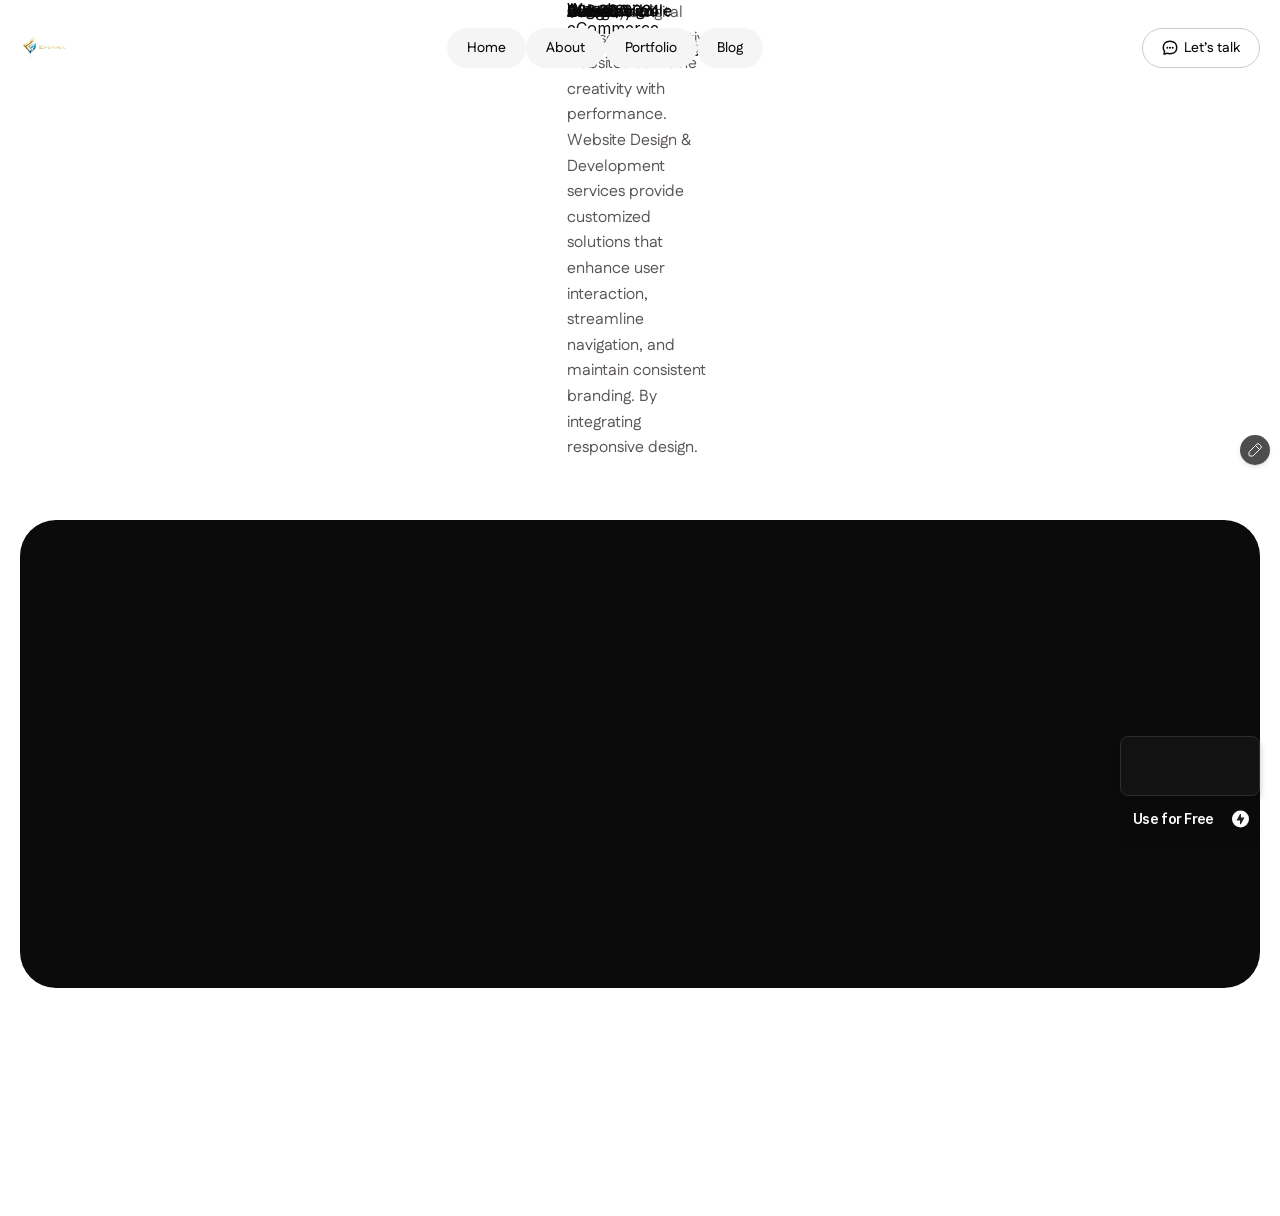
<file: portfolio/wood-e-commerce-mobile/index.html>
<!DOCTYPE html>
<html lang="en" class="lenis"><head>
<base href="/">
<link rel="stylesheet" href="/styles.css"><script>(function(){var f=window.fetch;window.fetch=function(u,o){if(typeof u==='string'&&u.includes('.framercms')){return f('/assets/cms/'+u.split('/').pop(),o);}return f(u,o);};})();</script>
	<meta charset="utf-8">
	<meta name="viewport" content="width=device-width">
	<meta name="generator" content="Framer 80f113d">
	<title>Wood E-Commerce Mobile - Portfolio Website</title>
    <link rel="canonical" href="https://final-fox-534912.framer.app/portfolio/wood-e-commerce-mobile"><meta property="og:url" content="https://final-fox-534912.framer.app/portfolio/wood-e-commerce-mobile"><meta name="description" content="Portox is a Portfolio Framer Template &amp; Framer Agency Template designed to showcase your agency’s or portfolio’s work. Ideal for freelancers, creative portfolios, creative agencies, digital agencies, personal portfolios, and portfolio landing pages.">
    <meta name="framer-search-index" content="https://framerusercontent.com/sites/3VRWJns4DyxJ1sNEsjS21C/searchIndex-oA21CQHNcejg.json">
    <link href="assets/images/image-extra-1.png" rel="icon" media="(prefers-color-scheme: light)">
    <link href="assets/images/image-extra-1.png" rel="icon" media="(prefers-color-scheme: dark)">
    <!-- Open Graph -->
    <meta property="og:type" content="website">
    <meta property="og:title" content="Wood E-Commerce Mobile - Portfolio Website">
    <meta property="og:description" content="Portox is a Portfolio Framer Template &amp; Framer Agency Template designed to showcase your agency’s or portfolio’s work. Ideal for freelancers, creative portfolios, creative agencies, digital agencies, personal portfolios, and portfolio landing pages.">
    <meta property="og:image" content="assets/images/image-extra-2.png">
    <!-- X -->
    <meta name="twitter:card" content="summary_large_image">
    <meta name="twitter:title" content="Wood E-Commerce Mobile - Portfolio Website">
    <meta name="twitter:description" content="Portox is a Portfolio Framer Template &amp; Framer Agency Template designed to showcase your agency’s or portfolio’s work. Ideal for freelancers, creative portfolios, creative agencies, digital agencies, personal portfolios, and portfolio landing pages.">
    <meta name="twitter:image" content="assets/images/image-extra-2.png">
	
	
	<script>try{if(localStorage.getItem("__framer_force_showing_editorbar_since")){const n=document.createElement("link");n.rel="modulepreload";n.href="https://framer.com/edit/init.mjs";document.head.appendChild(n)}}catch(e){}</script><link rel="modulepreload" href="https://framer.com/edit/init.mjs">
	<!-- Start of headStart -->
    
    <!-- End of headStart -->
	
	
	<link href="https://fonts.gstatic.com" rel="preconnect" crossorigin="">
    <link href="https://fonts.gstatic.com" rel="preconnect" crossorigin="">
	
	<meta name="robots" content="max-image-preview:large"><!-- Start of headEnd -->
    
    <!-- End of headEnd -->
	
</head>
<body>
	
	<!-- Start of bodyStart -->
    
    <!-- End of bodyStart -->
	
	<div id="main" data-framer-hydrate-v2="{&quot;routeId&quot;:&quot;FMOvZEl9q&quot;,&quot;localeId&quot;:&quot;default&quot;,&quot;pathVariables&quot;:{&quot;b6B8YW_lq&quot;:&quot;wood-e-commerce-mobile&quot;},&quot;breakpoints&quot;:[{&quot;hash&quot;:&quot;13ujnbt&quot;,&quot;mediaQuery&quot;:&quot;(min-width: 1200px)&quot;},{&quot;hash&quot;:&quot;1hgne1&quot;,&quot;mediaQuery&quot;:&quot;(min-width: 810px) and (max-width: 1199.98px)&quot;},{&quot;hash&quot;:&quot;1vrnw1&quot;,&quot;mediaQuery&quot;:&quot;(max-width: 809.98px)&quot;},{&quot;hash&quot;:&quot;1uvlfzf&quot;,&quot;mediaQuery&quot;:&quot;(min-width: 1200px)&quot;},{&quot;hash&quot;:&quot;qoz70k&quot;,&quot;mediaQuery&quot;:&quot;(min-width: 810px) and (max-width: 1199.98px)&quot;},{&quot;hash&quot;:&quot;fwj6yk&quot;,&quot;mediaQuery&quot;:&quot;(max-width: 809.98px)&quot;}],&quot;collectionItemId&quot;:&quot;HMponko1k&quot;}" data-framer-ssr-released-at="2026-09-22T10:33:36.226Z" data-framer-page-optimized-at="2026-09-22T13:09:28.860Z" data-framer-generated-page=""><!--$--><!--$--><div class="framer-bTxfY framer-1uvlfzf" data-layout-template="true" style="--13wru43:visible;min-height:100vh;width:auto"><div class="ssr-variant hidden-fwj6yk hidden-qoz70k"><div class="framer-ur6hwr-container" data-framer-layout-hint-center-x="true" style="transform:translateX(-50%)"><nav class="framer-0aSs1 framer-18srp3u framer-v-18srp3u" data-framer-name="Desktop" style="background-color: rgba(255, 255, 255, 0); width: 100%; box-shadow: none; opacity: 1;"><div class="framer-fo834p" data-framer-name="Container" style="opacity: 1;"><div class="framer-1ups8b0" data-framer-name="Navbar" style="opacity: 1;"><div class="framer-1ruhuxi-container" style="opacity: 1;"><!--$--><a class="framer-lDyuJ framer-17f0gnq framer-v-17f0gnq framer-17779d6" data-framer-name="Default" href="../" style="height: 100%; width: 100%; opacity: 1;"><div class="framer-7lzihu" data-framer-name="Image" style="opacity: 1;"><div style="position:absolute;border-radius:inherit;corner-shape:inherit;top:0;right:0;bottom:0;left:0" data-framer-background-image-wrapper="true"><img decoding="auto" width="1536" height="1024" sizes="(min-width: 1200px) 48px, (max-width: 809.98px) 48px, (min-width: 810px) and (max-width: 1199.98px) 48px" srcset="assets/images/logo-1.png 512w,assets/images/logo-2.png 1024w,assets/images/logo-3.png 1536w" src="assets/images/logo-3.png" alt="Logo" style="display:block;width:100%;height:100%;border-radius:inherit;corner-shape:inherit;object-position:center;object-fit:cover"></div></div></a><!--/$--></div><ul class="framer-gl4crs" data-framer-name="Navigation" style="background-color:rgba(0, 0, 0, 0);border-bottom-left-radius:0px;border-bottom-right-radius:0px;border-top-left-radius:0px;border-top-right-radius:0px;box-shadow:none;opacity:1"><!--$--><li class="framer-kb8dy4-container" style="opacity: 1;"><!--$--><a class="framer-0j7ht framer-PoLMw framer-17ixekp framer-v-17ixekp framer-1ai53nj" data-framer-name="Primary" data-highlight="true" href="../" tabindex="0" style="background-color: var(--token-7b5d9f2c-a6c0-450b-bff1-12cab5ce755a, rgb(245, 245, 245)); border-radius: 1000px; opacity: 1;"><div class="framer-wcdkum" data-framer-name="Text" data-framer-component-type="RichTextContainer" style="--extracted-r6o4lv: var(--token-949b360b-9e64-4017-8985-c09cc605bb85, rgb(10, 11, 10)); --framer-paragraph-spacing: 0px; transform: none; opacity: 1;"><p class="framer-text framer-styles-preset-nq1u6z" data-styles-preset="WBcn5oa1r" style="--framer-text-color:var(--extracted-r6o4lv, var(--token-949b360b-9e64-4017-8985-c09cc605bb85, rgb(10, 11, 10)))">Home</p></div></a><!--/$--></li><!--/$--><!--$--><li class="framer-19ld0jh-container" style="opacity: 1;"><!--$--><a class="framer-0j7ht framer-PoLMw framer-17ixekp framer-v-17ixekp framer-1ai53nj" data-framer-name="Primary" data-highlight="true" href="../about" tabindex="0" style="background-color: var(--token-7b5d9f2c-a6c0-450b-bff1-12cab5ce755a, rgb(245, 245, 245)); border-radius: 1000px; opacity: 1;"><div class="framer-wcdkum" data-framer-name="Text" data-framer-component-type="RichTextContainer" style="--extracted-r6o4lv: var(--token-949b360b-9e64-4017-8985-c09cc605bb85, rgb(10, 11, 10)); --framer-paragraph-spacing: 0px; transform: none; opacity: 1;"><p class="framer-text framer-styles-preset-nq1u6z" data-styles-preset="WBcn5oa1r" style="--framer-text-color:var(--extracted-r6o4lv, var(--token-949b360b-9e64-4017-8985-c09cc605bb85, rgb(10, 11, 10)))">About</p></div></a><!--/$--></li><!--/$--><!--$--><li class="framer-13m6529-container" style="opacity: 1;"><!--$--><a class="framer-0j7ht framer-PoLMw framer-17ixekp framer-v-17ixekp framer-1ai53nj" data-framer-name="Primary" data-highlight="true" href="../portfolio" tabindex="0" style="background-color: var(--token-7b5d9f2c-a6c0-450b-bff1-12cab5ce755a, rgb(245, 245, 245)); border-radius: 1000px; opacity: 1;"><div class="framer-wcdkum" data-framer-name="Text" data-framer-component-type="RichTextContainer" style="--extracted-r6o4lv: var(--token-949b360b-9e64-4017-8985-c09cc605bb85, rgb(10, 11, 10)); --framer-paragraph-spacing: 0px; transform: none; opacity: 1;"><p class="framer-text framer-styles-preset-nq1u6z" data-styles-preset="WBcn5oa1r" style="--framer-text-color:var(--extracted-r6o4lv, var(--token-949b360b-9e64-4017-8985-c09cc605bb85, rgb(10, 11, 10)))">Portfolio</p></div></a><!--/$--></li><!--/$--><!--$--><li class="framer-1iy6w8u-container" style="opacity: 1;"><!--$--><a class="framer-0j7ht framer-PoLMw framer-17ixekp framer-v-17ixekp framer-1ai53nj" data-framer-name="Primary" data-highlight="true" href="../blog" tabindex="0" style="background-color: var(--token-7b5d9f2c-a6c0-450b-bff1-12cab5ce755a, rgb(245, 245, 245)); border-radius: 1000px; opacity: 1;"><div class="framer-wcdkum" data-framer-name="Text" data-framer-component-type="RichTextContainer" style="--extracted-r6o4lv: var(--token-949b360b-9e64-4017-8985-c09cc605bb85, rgb(10, 11, 10)); --framer-paragraph-spacing: 0px; transform: none; opacity: 1;"><p class="framer-text framer-styles-preset-nq1u6z" data-styles-preset="WBcn5oa1r" style="--framer-text-color:var(--extracted-r6o4lv, var(--token-949b360b-9e64-4017-8985-c09cc605bb85, rgb(10, 11, 10)))">Blog</p></div></a><!--/$--></li><!--/$--></ul><div class="framer-1uuwo3i" data-framer-name="Button Block" style="opacity: 1;"><!--$--><div class="framer-1ndqnl2-container" style="opacity: 1;"><!--$--><a class="framer-yxd7o framer-apnp3 framer-PoLMw framer-1n7w2b8 framer-v-4s9nzx framer-mk0ano" data-border="true" data-framer-name="Header" href="../contact" style="--border-bottom-width: 1px; --border-color: var(--token-654e38f5-ff4e-47e8-a705-d17ecd43d08d, rgb(204, 203, 203)); --border-left-width: 1px; --border-right-width: 1px; --border-style: solid; --border-top-width: 1px; background-color: rgba(197, 240, 41, 0); border-radius: 999px; opacity: 1;"><div class="framer-6dcmcc" data-framer-name="Text" data-framer-component-type="RichTextContainer" style="--extracted-r6o4lv: var(--token-949b360b-9e64-4017-8985-c09cc605bb85, rgb(10, 11, 10)); --framer-paragraph-spacing: 0px; transform: none; opacity: 1;"><p class="framer-text framer-styles-preset-nq1u6z" data-styles-preset="WBcn5oa1r" style="--framer-text-color:var(--extracted-r6o4lv, var(--token-949b360b-9e64-4017-8985-c09cc605bb85, rgb(10, 11, 10)))">Let’s talk</p></div><div class="framer-1efien3" data-framer-name="Icon Wrap" style="opacity: 1;"><div class="framer-pfcsot" data-framer-name="Hover Icon" style="opacity:0"><div style="position:absolute;border-radius:inherit;corner-shape:inherit;top:0;right:0;bottom:0;left:0" data-framer-background-image-wrapper="true"><img decoding="auto" width="16" height="16" src="assets/images/icon-1.svg" alt="Icon" style="display:block;width:100%;height:100%;border-radius:inherit;corner-shape:inherit;object-position:center;object-fit:cover"></div></div><div class="framer-1pke27q" data-framer-name="Default Icon" style="opacity:1"><div style="position:absolute;border-radius:inherit;corner-shape:inherit;top:0;right:0;bottom:0;left:0" data-framer-background-image-wrapper="true"><img decoding="auto" width="16" height="16" src="assets/images/icon-2.svg" alt="Icon" style="display:block;width:100%;height:100%;border-radius:inherit;corner-shape:inherit;object-position:center;object-fit:cover"></div></div></div></a><!--/$--></div><!--/$--></div></div></div></nav></div></div><div data-framer-root="" class="framer-zkrIJ framer-rk2b5 framer-YBqoE framer-H4TY8 framer-yRJJh framer-IkVEL framer-OlTyu framer-wypDN framer-qbpQ1 framer-SSPwS framer-lg7V0 framer-13ujnbt" style="min-height:100vh;width:auto;display:contents"><div class="framer-1drtvj8-container"><!--$--><div></div><!--/$--></div><section class="framer-6kq313" data-framer-name="Portfolio Details Section" id="banner"><div class="framer-v5rzkn" data-framer-name="Container"><div class="framer-paqibr" data-framer-name="Content Wrapper"><div class="framer-6pb4eb" data-framer-name="Description Block"><div class="ssr-variant hidden-1vrnw1"><div class="framer-hzsysl" data-framer-appear-id="hzsysl" data-framer-name="Text Block" style="opacity: 0.001; transform: translateX(-50px); will-change: transform;"><div class="framer-w3aiio" data-framer-name="Title" data-framer-component-type="RichTextContainer" style="transform:none"><h1 class="framer-text framer-styles-preset-3iixzk" data-styles-preset="YapFmmdxr" style="--framer-text-color:var(--token-949b360b-9e64-4017-8985-c09cc605bb85, rgb(10, 11, 10))">Wood - eCommerce Mobile App Design</h1></div><div class="framer-1gg5wgu" data-framer-name="Short Description" data-framer-component-type="RichTextContainer" style="transform:none"><p class="framer-text framer-styles-preset-1htgcg1" data-styles-preset="lIHPTnbc6" style="--framer-text-color:var(--token-45b9b9b6-d867-4e57-9c40-e1f1d58c33c0, rgb(90, 85, 85))">In today’s digital landscape, effective websites combine creativity with performance. Website Design &amp; Development services provide customized solutions that enhance user interaction, streamline navigation, and maintain consistent branding. By integrating responsive design.</p></div></div></div><div class="ssr-variant hidden-1vrnw1"><div class="framer-15y0ph0" data-framer-appear-id="15y0ph0" data-framer-name="Text Block" style="opacity: 0.001; transform: translateX(50px); will-change: transform;"><div class="framer-v6xql5" data-border="true" data-framer-name="Line"></div><div class="framer-fjrwbu" data-framer-name="Client Block"><div class="framer-on4jat" data-framer-name="Title" data-framer-component-type="RichTextContainer" style="transform:none"><p class="framer-text framer-styles-preset-1htgcg1" data-styles-preset="lIHPTnbc6" style="--framer-text-color:var(--token-949b360b-9e64-4017-8985-c09cc605bb85, rgb(10, 11, 10))">Client</p></div><div class="framer-1v71z7q" data-framer-name="Client Name" data-framer-component-type="RichTextContainer" style="transform:none"><p class="framer-text framer-styles-preset-wdtm3a" data-styles-preset="j4IyWsLad" style="--framer-text-color:var(--token-949b360b-9e64-4017-8985-c09cc605bb85, rgb(10, 11, 10))">Quinn Quibble</p></div></div><div class="framer-1sqhm0b" data-border="true" data-framer-name="Line"></div><div class="framer-18n2mz7" data-framer-name="Category Block"><div class="framer-16hk3xb" data-framer-name="Title" data-framer-component-type="RichTextContainer" style="transform:none"><p class="framer-text framer-styles-preset-1htgcg1" data-styles-preset="lIHPTnbc6" style="--framer-text-color:var(--token-949b360b-9e64-4017-8985-c09cc605bb85, rgb(10, 11, 10))">Category</p></div><div class="framer-1rzd7b5" data-framer-name="Details Category" data-framer-component-type="RichTextContainer" style="transform:none"><p class="framer-text framer-styles-preset-wdtm3a" data-styles-preset="j4IyWsLad" style="--framer-text-color:var(--token-949b360b-9e64-4017-8985-c09cc605bb85, rgb(10, 11, 10))">UiUx design</p></div></div><div class="framer-x4g9w9" data-border="true" data-framer-name="Line"></div><div class="framer-ghyu7r" data-framer-name="Budget Block"><div class="framer-1vjdw5x" data-framer-name="Title" data-framer-component-type="RichTextContainer" style="transform:none"><p class="framer-text framer-styles-preset-1htgcg1" data-styles-preset="lIHPTnbc6" style="--framer-text-color:var(--token-949b360b-9e64-4017-8985-c09cc605bb85, rgb(10, 11, 10))">Budget</p></div><div class="framer-8665vb" data-framer-name="Budget" data-framer-component-type="RichTextContainer" style="transform:none"><p class="framer-text framer-styles-preset-wdtm3a" data-styles-preset="j4IyWsLad" style="--framer-text-color:var(--token-949b360b-9e64-4017-8985-c09cc605bb85, rgb(10, 11, 10))">$20,000</p></div></div><div class="framer-134mjaq" data-border="true" data-framer-name="Line"></div><div class="framer-17hud77" data-framer-name="Date Block"><div class="framer-1kd06l9" data-framer-name="Title" data-framer-component-type="RichTextContainer" style="transform:none"><p class="framer-text framer-styles-preset-1htgcg1" data-styles-preset="lIHPTnbc6" style="--framer-text-color:var(--token-949b360b-9e64-4017-8985-c09cc605bb85, rgb(10, 11, 10))">Date</p></div><div class="framer-vj3785" data-framer-name="Date" data-framer-component-type="RichTextContainer" style="transform:none"><p class="framer-text framer-styles-preset-wdtm3a" data-styles-preset="j4IyWsLad" style="--framer-text-color:var(--token-949b360b-9e64-4017-8985-c09cc605bb85, rgb(10, 11, 10))"><time datetime="2024-08-23T00:00:00.000Z">Aug 23, 2024</time></p></div></div><div class="framer-1rrxiey" data-border="true" data-framer-name="Line"></div><div class="framer-50orup" data-framer-name="Available Block"><div class="framer-10hzyxv" data-framer-name="Title" data-framer-component-type="RichTextContainer" style="transform:none"><p class="framer-text framer-styles-preset-1htgcg1" data-styles-preset="lIHPTnbc6" style="--framer-text-color:var(--token-949b360b-9e64-4017-8985-c09cc605bb85, rgb(10, 11, 10))">Available on</p></div><div class="ssr-variant hidden-1hgne1"><div class="framer-7j1rt8" data-framer-component-type="RichTextContainer" style="transform:none"><p class="framer-text framer-styles-preset-wdtm3a" data-styles-preset="j4IyWsLad" style="--framer-text-color:var(--token-949b360b-9e64-4017-8985-c09cc605bb85, rgb(10, 11, 10))"><!--$--><a class="framer-text framer-styles-preset-hbudqq" data-styles-preset="N5MJ54LyY" href="https://hubstore.framer.website/" rel="">Hub-Store</a><!--/$--></p></div></div></div><div class="framer-1nua4jn" data-border="true" data-framer-name="Line"></div></div></div></div><div class="ssr-variant hidden-1vrnw1"><div class="framer-61ragh" data-framer-name="Banner Image" style="will-change:transform;opacity:0;transform:translateY(50px)"><div style="position:absolute;border-radius:inherit;corner-shape:inherit;top:0;right:0;bottom:0;left:0" data-framer-background-image-wrapper="true"><img decoding="auto" width="5568" height="2784" sizes="(min-width: 1200px) calc(min(100vw, 1320px) - 40px), (max-width: 809.98px) calc(min(100vw, 620px) - 40px), (min-width: 810px) and (max-width: 1199.98px) calc(min(100vw, 990px) - 40px)" srcset="assets/images/thumbnail-image-17.png 512w,assets/images/thumbnail-image-18.png 1024w,assets/images/thumbnail-image-16.png 2048w,assets/images/thumbnail-image-19.png 4096w,assets/images/thumbnail-image-20.png 5568w" src="assets/images/thumbnail-image-20.png" alt="Banner Image" style="display:block;width:100%;height:100%;border-radius:inherit;corner-shape:inherit;object-position:center;object-fit:cover"></div></div></div><div class="ssr-variant hidden-1vrnw1"><div class="framer-1jxoi24" data-framer-name="Content One" data-framer-component-type="RichTextContainer" style="will-change:transform;opacity:0;transform:translateY(50px)"><h4 class="framer-text framer-styles-preset-1y1y8og">Project Overviews</h4><p class="framer-text framer-styles-preset-1dgvxjo">Wood is an eCommerce mobile app designed for a premium furniture and home decor brand. The project emphasized intuitive browsing, product discovery, and smooth checkout experiences, blending rich imagery with clean, minimalist interfaces. The goal was to create a digital shopping environment that reflected the quality and elegance of the products themselves.</p><p class="framer-text framer-styles-preset-1dgvxjo"><br class="framer-text trailing-break"></p><h4 class="framer-text framer-styles-preset-1y1y8og">Work process</h4><p class="framer-text framer-styles-preset-1dgvxjo">Wood’s eCommerce app focused on providing an elegant and smooth shopping experience. The process ensured that product discovery, navigation, and checkout were simple yet visually appealing.</p><ul class="framer-text"><li data-preset-tag="p" class="framer-text framer-styles-preset-1dgvxjo"><p class="framer-text framer-styles-preset-1dgvxjo"><strong class="framer-text">Research on furniture shopping behavior and trends</strong></p></li><li data-preset-tag="p" class="framer-text framer-styles-preset-1dgvxjo"><p class="framer-text framer-styles-preset-1dgvxjo"><strong class="framer-text">Planning app navigation and content flow</strong></p></li><li data-preset-tag="p" class="framer-text framer-styles-preset-1dgvxjo"><p class="framer-text framer-styles-preset-1dgvxjo"><strong class="framer-text">Wireframing screens for browsing, product detail, and checkout</strong></p></li><li data-preset-tag="p" class="framer-text framer-styles-preset-1dgvxjo"><p class="framer-text framer-styles-preset-1dgvxjo"><strong class="framer-text">UI design with clean, minimalist aesthetics</strong></p></li><li data-preset-tag="p" class="framer-text framer-styles-preset-1dgvxjo"><p class="framer-text framer-styles-preset-1dgvxjo"><strong class="framer-text">Development of interactive and responsive elements</strong></p></li><li data-preset-tag="p" class="framer-text framer-styles-preset-1dgvxjo"><p class="framer-text framer-styles-preset-1dgvxjo"><strong class="framer-text">Testing for usability, performance, and seamless purchase flow</strong></p></li></ul></div></div><div class="framer-uvknqp" data-framer-name="Image Wrapper"><div class="ssr-variant hidden-1vrnw1"><div class="framer-5jgg6a" data-framer-name="Details Image" style="will-change:transform;opacity:0;transform:translateY(50px)"><div style="position:absolute;border-radius:inherit;corner-shape:inherit;top:0;right:0;bottom:0;left:0" data-framer-background-image-wrapper="true"><img decoding="auto" width="4000" height="6000" sizes="(min-width: 1200px) calc(min(100vw, 1320px) - 40px), (max-width: 809.98px) calc(min(100vw, 620px) - 40px), (min-width: 810px) and (max-width: 1199.98px) calc(min(100vw, 990px) - 40px)" srcset="assets/images/details-image-10.jpeg 682w,assets/images/details-image-9.jpeg 1365w,assets/images/details-image-11.jpeg 2730w,assets/images/details-image-12.jpeg 4000w" src="assets/images/details-image-12.jpeg" alt="Details Image" style="display:block;width:100%;height:100%;border-radius:inherit;corner-shape:inherit;object-position:center;object-fit:cover"></div></div></div><div class="framer-1fb16gu"><div class="ssr-variant hidden-1vrnw1"><div class="framer-106qhr9" data-framer-name="Image" style="will-change:transform;opacity:0;transform:translateY(50px)"><div style="position:absolute;border-radius:inherit;corner-shape:inherit;top:0;right:0;bottom:0;left:0" data-framer-background-image-wrapper="true"><img decoding="auto" width="3648" height="5472" sizes="(min-width: 1200px) max((min(100vw, 1320px) - 64px) / 2, 10px), (max-width: 809.98px) max((min(100vw, 620px) - 56px) / 2, 10px), (min-width: 810px) and (max-width: 1199.98px) max((min(100vw, 990px) - 62px) / 2, 10px)" srcset="assets/images/image-one-9.jpeg 682w,assets/images/image-one-10.jpeg 1365w,assets/images/image-one-11.jpeg 2730w,assets/images/image-one-12.jpeg 3648w" src="assets/images/image-one-12.jpeg" alt="Image One" style="display:block;width:100%;height:100%;border-radius:inherit;corner-shape:inherit;object-position:center;object-fit:cover"></div></div></div><div class="ssr-variant hidden-1vrnw1"><div class="framer-106qhr9" data-framer-name="Image" style="will-change:transform;opacity:0;transform:translateY(50px)"><div style="position:absolute;border-radius:inherit;corner-shape:inherit;top:0;right:0;bottom:0;left:0" data-framer-background-image-wrapper="true"><img decoding="auto" width="4129" height="6194" sizes="(min-width: 1200px) max((min(100vw, 1320px) - 64px) / 2, 10px), (max-width: 809.98px) max((min(100vw, 620px) - 56px) / 2, 10px), (min-width: 810px) and (max-width: 1199.98px) max((min(100vw, 990px) - 62px) / 2, 10px)" srcset="assets/images/image-two-11.jpeg 682w,assets/images/image-two-12.jpeg 1365w,assets/images/image-two-13.jpeg 2730w,assets/images/image-two-14.jpeg 4129w" src="assets/images/image-two-14.jpeg" alt="Image Two" style="display:block;width:100%;height:100%;border-radius:inherit;corner-shape:inherit;object-position:center;object-fit:cover"></div></div></div></div></div><div class="ssr-variant hidden-1vrnw1"><div class="framer-1z0bvh4" data-framer-name="Content Two" data-framer-component-type="RichTextContainer" style="will-change:transform;opacity:0;transform:translateY(50px)"><h4 class="framer-text framer-styles-preset-1y1y8og">Approach</h4><p class="framer-text framer-styles-preset-1dgvxjo">The approach to designing the Wood eCommerce mobile application focused on delivering a premium, intuitive, and visually appealing shopping experience. Every element—from product discovery to checkout—was developed with the user’s journey in mind. While usability and clarity are paramount, disregarding intuitive flows or visual hierarchy can diminish engagement. Similarly, aesthetics are applied strategically to enhance perception without compromising functionality. For instance, integrating high-resolution imagery with efficient filtering tools ensures that users can browse and select products with both ease and confidence.</p></div></div><div class="framer-j5gdmv" data-framer-name="Quote Wrapper" style="will-change:transform;opacity:0;transform:translateY(50px)"><div class="framer-19qt1h5" data-framer-name="Qoute Block"><div class="framer-hj7sn0" data-framer-name="Qoute" data-framer-component-type="RichTextContainer" style="transform:none"><p class="framer-text framer-styles-preset-ug2f6d" data-styles-preset="XzT7wiUNw" style="--framer-text-color:var(--token-c1d28b74-a590-41ff-8ca4-699a4cdf04bc, rgb(0, 0, 0))">Every step of a shopping experience should reflect the quality and care of the products. From browsing to checkout, the interface must be intuitive, visually appealing, and responsive. When design and functionality align, users feel confident, inspired, and satisfied throughout their journey.</p></div></div></div><div class="ssr-variant hidden-1vrnw1"><div class="framer-3vntsw" data-framer-name="Content Three" data-framer-component-type="RichTextContainer" style="will-change:transform;opacity:0;transform:translateY(50px)"><h4 class="framer-text framer-styles-preset-1y1y8og">Solution</h4><p class="framer-text framer-styles-preset-1dgvxjo">The solution centered on combining clean, minimalist design with functional shopping features that streamline browsing, discovery, and checkout. High-quality visuals, intuitive navigation, and responsive micro-interactions work together to create a premium shopping experience. This approach ensures that the app reflects the brand’s craftsmanship and quality, providing users with a seamless and enjoyable journey from product selection to purchase.</p></div></div><div class="ssr-variant hidden-1vrnw1"><div class="framer-1513i8j" data-framer-name="Bottom Content" style="will-change:transform;opacity:0;transform:translateY(50px)"><div class="framer-1o381x6" data-framer-name="Social Info Block"><div class="framer-1obnxdn" data-framer-name="Text" data-framer-component-type="RichTextContainer" style="transform:none"><p class="framer-text framer-styles-preset-i8h8do" data-styles-preset="N27jjW0oB" style="--framer-text-color:var(--token-949b360b-9e64-4017-8985-c09cc605bb85, rgb(10, 11, 10))">Share it on :</p></div><div class="framer-1tckcaz" data-framer-name="Social Icon Block"><!--$--><div class="ssr-variant hidden-1hgne1"><div class="framer-15f6j8h-container"><!--$--><a class="framer-RuWYO framer-1stc8a2 framer-v-1f716lx framer-lxr1jy" data-framer-name="Terially" data-border="true" href="https://www.facebook.com" target="_blank" style="--border-bottom-width: 1px; --border-color: var(--token-654e38f5-ff4e-47e8-a705-d17ecd43d08d, rgb(204, 203, 203)); --border-left-width: 1px; --border-right-width: 1px; --border-style: solid; --border-top-width: 1px; background: linear-gradient(322deg, rgba(9, 10, 9, 0) 0%, rgba(9, 10, 9, 0) 100%) rgba(9, 10, 9, 0); border-radius: 100px; opacity: 1;"><div class="framer-122wy6" data-framer-name="Icon Wrap" style="opacity: 1;"><div class="framer-18nkesa" data-framer-name="Hover Icon" style="opacity:0"><div style="position:absolute;border-radius:inherit;corner-shape:inherit;top:0;right:0;bottom:0;left:0" data-framer-background-image-wrapper="true"><img decoding="auto" width="16" height="16" src="assets/images/social-icon-11.svg" alt="Social Icon" style="display:block;width:100%;height:100%;border-radius:inherit;corner-shape:inherit;object-position:center;object-fit:cover"></div></div><div class="framer-3n0p2t" data-framer-name="Default Icon" style="opacity:1"><div style="position:absolute;border-radius:inherit;corner-shape:inherit;top:0;right:0;bottom:0;left:0" data-framer-background-image-wrapper="true"><img decoding="auto" width="16" height="16" src="assets/images/social-icon-12.svg" alt="Social Icon" style="display:block;width:100%;height:100%;border-radius:inherit;corner-shape:inherit;object-position:center;object-fit:cover"></div></div></div></a><!--/$--></div></div><!--/$--><!--$--><div class="ssr-variant hidden-1hgne1"><div class="framer-1iuneg5-container"><!--$--><a class="framer-RuWYO framer-1stc8a2 framer-v-1f716lx framer-lxr1jy" data-framer-name="Terially" data-border="true" href="https://www.instagram.com" target="_blank" style="--border-bottom-width: 1px; --border-color: var(--token-654e38f5-ff4e-47e8-a705-d17ecd43d08d, rgb(204, 203, 203)); --border-left-width: 1px; --border-right-width: 1px; --border-style: solid; --border-top-width: 1px; background: linear-gradient(322deg, rgba(9, 10, 9, 0) 0%, rgba(9, 10, 9, 0) 100%) rgba(9, 10, 9, 0); border-radius: 100px; opacity: 1;"><div class="framer-122wy6" data-framer-name="Icon Wrap" style="opacity: 1;"><div class="framer-18nkesa" data-framer-name="Hover Icon" style="opacity:0"><div style="position:absolute;border-radius:inherit;corner-shape:inherit;top:0;right:0;bottom:0;left:0" data-framer-background-image-wrapper="true"><img decoding="auto" width="16" height="16" src="assets/images/social-icon-13.svg" alt="Social Icon" style="display:block;width:100%;height:100%;border-radius:inherit;corner-shape:inherit;object-position:center;object-fit:cover"></div></div><div class="framer-3n0p2t" data-framer-name="Default Icon" style="opacity:1"><div style="position:absolute;border-radius:inherit;corner-shape:inherit;top:0;right:0;bottom:0;left:0" data-framer-background-image-wrapper="true"><img decoding="auto" width="16" height="16" src="assets/images/social-icon-14.svg" alt="Social Icon" style="display:block;width:100%;height:100%;border-radius:inherit;corner-shape:inherit;object-position:center;object-fit:cover"></div></div></div></a><!--/$--></div></div><!--/$--><!--$--><div class="ssr-variant hidden-1hgne1"><div class="framer-1c1ts7n-container"><!--$--><a class="framer-RuWYO framer-1stc8a2 framer-v-1f716lx framer-lxr1jy" data-framer-name="Terially" data-border="true" href="https://www.twitter.com" target="_blank" style="--border-bottom-width: 1px; --border-color: var(--token-654e38f5-ff4e-47e8-a705-d17ecd43d08d, rgb(204, 203, 203)); --border-left-width: 1px; --border-right-width: 1px; --border-style: solid; --border-top-width: 1px; background: linear-gradient(322deg, rgba(9, 10, 9, 0) 0%, rgba(9, 10, 9, 0) 100%) rgba(9, 10, 9, 0); border-radius: 100px; opacity: 1;"><div class="framer-122wy6" data-framer-name="Icon Wrap" style="opacity: 1;"><div class="framer-18nkesa" data-framer-name="Hover Icon" style="opacity:0"><div style="position:absolute;border-radius:inherit;corner-shape:inherit;top:0;right:0;bottom:0;left:0" data-framer-background-image-wrapper="true"><img decoding="auto" width="16" height="16" src="assets/images/social-icon-15.svg" alt="Social Icon" style="display:block;width:100%;height:100%;border-radius:inherit;corner-shape:inherit;object-position:center;object-fit:cover"></div></div><div class="framer-3n0p2t" data-framer-name="Default Icon" style="opacity:1"><div style="position:absolute;border-radius:inherit;corner-shape:inherit;top:0;right:0;bottom:0;left:0" data-framer-background-image-wrapper="true"><img decoding="auto" width="16" height="16" src="assets/images/social-icon-16.svg" alt="Social Icon" style="display:block;width:100%;height:100%;border-radius:inherit;corner-shape:inherit;object-position:center;object-fit:cover"></div></div></div></a><!--/$--></div></div><!--/$--></div></div><div class="framer-1jtayi" data-framer-name="Button Group"><!--$--><div class="ssr-variant hidden-1hgne1"><div class="framer-1q5yb40-container" style="--abs64n:1"><!--$--><a class="framer-kYzA1 framer-apnp3 framer-3tjZ5 framer-a7mmjd framer-v-td6nje framer-ppxvkl" data-framer-name="Privious" href="./minimal-brand-animation#banner" style="background-color: var(--token-30b44872-905e-4817-8dee-ab29e8190fe3, rgb(242, 242, 242)); border-radius: 999px; opacity: 1;"><div class="framer-1jwq5iv" data-framer-name="Text" data-framer-component-type="RichTextContainer" style="--extracted-r6o4lv: var(--token-949b360b-9e64-4017-8985-c09cc605bb85, rgb(10, 11, 10)); --framer-paragraph-spacing: 0px; transform: none; opacity: 1;"><p class="framer-text framer-styles-preset-11pdutb" data-styles-preset="n4POwZ1Fl" style="--framer-text-color:var(--extracted-r6o4lv, var(--token-949b360b-9e64-4017-8985-c09cc605bb85, rgb(10, 11, 10)))">Previous</p></div><div class="framer-211upl" data-framer-name="Icon Wrap" style="opacity: 1;"><div class="framer-1g8w01p" data-framer-name="Hover Icon" style="opacity:0"><div style="position:absolute;border-radius:inherit;corner-shape:inherit;top:0;right:0;bottom:0;left:0" data-framer-background-image-wrapper="true"><img decoding="auto" width="18" height="18" src="assets/images/arrow-icon-8.svg" alt="Arrow Icon" style="display:block;width:100%;height:100%;border-radius:inherit;corner-shape:inherit;object-position:center;object-fit:cover"></div></div><div class="framer-gptit6" data-framer-name="Default Icon" style="opacity:1"><div style="position:absolute;border-radius:inherit;corner-shape:inherit;top:0;right:0;bottom:0;left:0" data-framer-background-image-wrapper="true"><img decoding="auto" width="18" height="18" src="assets/images/arrow-icon-9.svg" alt="Arrow Icon" style="display:block;width:100%;height:100%;border-radius:inherit;corner-shape:inherit;object-position:center;object-fit:cover"></div></div></div></a><!--/$--></div></div><!--/$--><!--$--><div class="ssr-variant hidden-1hgne1"><div class="framer-nw8mj3-container" style="--5p0z4x:1"><!--$--><a class="framer-kYzA1 framer-apnp3 framer-3tjZ5 framer-a7mmjd framer-v-1lre3fc framer-ppxvkl" data-framer-name="Next" href="./website-design-development#banner" style="background-color: var(--token-30b44872-905e-4817-8dee-ab29e8190fe3, rgb(242, 242, 242)); border-radius: 999px; opacity: 1;"><div class="framer-1jwq5iv" data-framer-name="Text" data-framer-component-type="RichTextContainer" style="--extracted-r6o4lv: var(--token-949b360b-9e64-4017-8985-c09cc605bb85, rgb(10, 11, 10)); --framer-paragraph-spacing: 0px; transform: none; opacity: 1;"><p class="framer-text framer-styles-preset-11pdutb" data-styles-preset="n4POwZ1Fl" style="--framer-text-color:var(--extracted-r6o4lv, var(--token-949b360b-9e64-4017-8985-c09cc605bb85, rgb(10, 11, 10)))">Next</p></div><div class="framer-211upl" data-framer-name="Icon Wrap" style="opacity: 1;"><div class="framer-1g8w01p" data-framer-name="Hover Icon" style="opacity:0"><div style="position:absolute;border-radius:inherit;corner-shape:inherit;top:0;right:0;bottom:0;left:0" data-framer-background-image-wrapper="true"><img decoding="auto" width="18" height="18" src="assets/images/arrow-icon-4.svg" alt="Arrow Icon" style="display:block;width:100%;height:100%;border-radius:inherit;corner-shape:inherit;object-position:center;object-fit:cover"></div></div><div class="framer-gptit6" data-framer-name="Default Icon" style="opacity:1"><div style="position:absolute;border-radius:inherit;corner-shape:inherit;top:0;right:0;bottom:0;left:0" data-framer-background-image-wrapper="true"><img decoding="auto" width="18" height="18" src="assets/images/arrow-icon-10.svg" alt="Arrow Icon" style="display:block;width:100%;height:100%;border-radius:inherit;corner-shape:inherit;object-position:center;object-fit:cover"></div></div></div></a><!--/$--></div></div><!--/$--></div></div></div></div></div><div aria-label="Scroll Trigger" class="framer-b3vqdd" data-framer-name="Scroll Triger" id="scroll-trigger"></div></section><section class="framer-1i3rsaw" data-framer-name="Portfolio Section"><div class="framer-x0ymfu" data-framer-name="Container"><div class="framer-e2l0o7" data-framer-name="Content Wrapper"><div class="ssr-variant hidden-1vrnw1"><div class="framer-1etaepy" data-framer-name="Title Block" style="will-change:transform;opacity:0;transform:translateY(50px)"><div class="framer-1v7s7ag" data-framer-name="Title" data-framer-component-type="RichTextContainer" style="transform:none"><h2 class="framer-text framer-styles-preset-1cfv4er" data-styles-preset="PDRsvVt2O">Related Projects </h2></div><!--$--><div class="ssr-variant hidden-1hgne1"><div class="framer-15ka6p9-container"><!--$--><a class="framer-yxd7o framer-apnp3 framer-PoLMw framer-1n7w2b8 framer-v-1n7w2b8 framer-mk0ano" data-border="true" data-framer-name="Default" href="../portfolio" style="--border-bottom-width: 1px; --border-color: var(--token-654e38f5-ff4e-47e8-a705-d17ecd43d08d, rgb(204, 203, 203)); --border-left-width: 1px; --border-right-width: 1px; --border-style: solid; --border-top-width: 1px; background-color: rgba(197, 240, 41, 0); border-radius: 999px; opacity: 1;"><div class="framer-6dcmcc" data-framer-name="Text" data-framer-component-type="RichTextContainer" style="--extracted-r6o4lv: var(--token-949b360b-9e64-4017-8985-c09cc605bb85, rgb(10, 11, 10)); --framer-paragraph-spacing: 0px; transform: none; opacity: 1;"><p class="framer-text framer-styles-preset-11pdutb" data-styles-preset="n4POwZ1Fl" style="--framer-text-color:var(--extracted-r6o4lv, var(--token-949b360b-9e64-4017-8985-c09cc605bb85, rgb(10, 11, 10)))">View all  cases</p></div></a><!--/$--></div></div><!--/$--></div></div><div class="framer-6lo2zz"><!--$--><!--$--><div class="ssr-variant hidden-1vrnw1 hidden-1hgne1"><div class="framer-10j5sd9-container" style="will-change:transform;opacity:0;transform:translateY(50px)"><div class="framer-I60VF framer-fBFAZ framer-TcVAR framer-1nyuiym framer-v-1nyuiym" data-framer-cursor="1yhg9d4" data-framer-name="Default" style="width: 100%; border-radius: 36px; opacity: 1;"><!--$--><a class="framer-1i3ppg6 framer-1s2947q" data-framer-name="Image Wrap" href="./voltgear-ev-tracking#banner" style="opacity: 1;"><div class="framer-15b98eh" data-framer-name="Linear Ovarlay" style="background: linear-gradient(200deg, rgba(10, 11, 10, 0) 0%, rgba(10, 11, 10, 0.6) 100%); opacity: 1;"></div><div class="framer-1ljn2i8" style="transform: none; opacity: 1;"><div style="position:absolute;border-radius:inherit;corner-shape:inherit;top:0;right:0;bottom:0;left:0" data-framer-background-image-wrapper="true"><img decoding="async" loading="lazy" width="5568" height="2784" sizes="(min-width: 1200px) calc(min(100vw, 1320px) - 40px), (max-width: 809.98px) calc(min(100vw, 620px) - 40px), (min-width: 810px) and (max-width: 1199.98px) calc(min(100vw, 990px) - 40px)" srcset="assets/images/thumbnail-image-2.png 512w,assets/images/thumbnail-image-3.png 1024w,assets/images/thumbnail-image-1.png 2048w,assets/images/thumbnail-image-4.png 4096w,assets/images/thumbnail-image-5.png 5568w" src="assets/images/thumbnail-image-5.png" alt="Thumbnail Image" style="display:block;width:100%;height:100%;border-radius:inherit;corner-shape:inherit;object-position:center;object-fit:cover"></div></div></a><!--/$--><div class="framer-1alx3l2" data-framer-name="Text Block" style="transform: translateX(-50%); opacity: 1;"><div class="framer-18kmyr4" data-framer-name="Category Wrap" style="backdrop-filter: blur(50px); background-color: rgba(255, 255, 255, 0.25); border-radius: 999px; opacity: 1;"><div class="framer-1j911wn" data-framer-name="Text" data-framer-component-type="RichTextContainer" style="--extracted-r6o4lv: var(--token-0f4cbfc4-2063-4cea-a2b7-9caf65727dae, rgb(255, 255, 255)); --framer-paragraph-spacing: 0px; transform: none; opacity: 1;"><p class="framer-text framer-styles-preset-1ch0ebf" data-styles-preset="kn1JRYC8V" style="--framer-text-color:var(--extracted-r6o4lv, var(--token-0f4cbfc4-2063-4cea-a2b7-9caf65727dae, rgb(255, 255, 255)))">UiUx</p></div></div><div class="framer-zphd0t" data-framer-name="Title" data-framer-component-type="RichTextContainer" style="justify-content: flex-end; --extracted-1of0zx5: var(--token-0f4cbfc4-2063-4cea-a2b7-9caf65727dae, rgb(255, 255, 255)); --framer-paragraph-spacing: 0px; transform: none; opacity: 1;"><h2 class="framer-text framer-styles-preset-1v43aak" data-styles-preset="aYETrPp1_" style="--framer-text-color:var(--extracted-1of0zx5, var(--token-0f4cbfc4-2063-4cea-a2b7-9caf65727dae, rgb(255, 255, 255)))">Voltgear EV Tracking</h2></div></div></div></div></div><!--/$--><!--/$--></div></div></div></section><section class="framer-13skjl7" data-framer-name="Testimonial Section"><div class="framer-1env79z" data-framer-name="Container"><div class="framer-smy29r" data-framer-name="Content Wrapper"><div class="ssr-variant hidden-1vrnw1"><div class="framer-15qz7xe-container" style="will-change:transform;opacity:0;transform:scale(0.9)"><div class="framer-WKCeL framer-fwqcmq framer-v-fwqcmq" data-framer-name="Default" style="width: 100%; opacity: 1;"><div class="framer-1s7cxia-container" style="opacity: 1;"><!--$--><section style="display:flex;width:100%;height:100%;max-width:100%;max-height:100%;place-items:center;margin:0;padding:10px;list-style-type:none;text-indent:none;opacity:0;-webkit-mask-image:linear-gradient(to right, rgba(0, 0, 0, 0) 0%, rgba(0, 0, 0, 1) 0%, rgba(0, 0, 0, 1) 100%, rgba(0, 0, 0, 0) 100%);mask-image:linear-gradient(to right, rgba(0, 0, 0, 0) 0%, rgba(0, 0, 0, 1) 0%, rgba(0, 0, 0, 1) 100%, rgba(0, 0, 0, 0) 100%);overflow:hidden"><ul style="display:flex;width:100%;height:100%;max-width:100%;max-height:100%;place-items:center;margin:0;padding:0;list-style-type:none;text-indent:none;gap:32px;position:relative;flex-direction:row;will-change:auto;transform:translateX(-0px)"><li><div class="framer-1bg2k9b" data-framer-name="Text Block" style="flex-shrink: 0; opacity: 1;"><div class="framer-2kqdun" data-framer-name="Dot" style="background-color: var(--token-949b360b-9e64-4017-8985-c09cc605bb85, rgb(10, 11, 10)); border-radius: 100px; opacity: 1;"></div><div class="framer-afgeeq" data-framer-name="Image" style="opacity: 1;"><div style="position:absolute;border-radius:inherit;corner-shape:inherit;top:0;right:0;bottom:0;left:0" data-framer-background-image-wrapper="true"><img decoding="auto" width="4014" height="429" sizes="(min-width: 1200px) 934px, (max-width: 809.98px) 516px, (min-width: 810px) and (max-width: 1199.98px) 934px" srcset="assets/images/testimonial-image-2.png 512w,assets/images/testimonial-image-1.png 1024w,assets/images/testimonial-image-3.png 2048w,assets/images/testimonial-image-4.png 4014w" src="assets/images/testimonial-image-4.png" alt="Testimonial Image" style="display:block;width:100%;height:100%;border-radius:inherit;corner-shape:inherit;object-position:center;object-fit:contain"></div></div></div></li><li><div class="framer-1bg2k9b" data-framer-name="Text Block" style="flex-shrink: 0; opacity: 1;"><div class="framer-2kqdun" data-framer-name="Dot" style="background-color: var(--token-949b360b-9e64-4017-8985-c09cc605bb85, rgb(10, 11, 10)); border-radius: 100px; opacity: 1;"></div><div class="framer-afgeeq" data-framer-name="Image" style="opacity: 1;"><div style="position:absolute;border-radius:inherit;corner-shape:inherit;top:0;right:0;bottom:0;left:0" data-framer-background-image-wrapper="true"><img decoding="auto" width="4014" height="429" sizes="(min-width: 1200px) 934px, (max-width: 809.98px) 516px, (min-width: 810px) and (max-width: 1199.98px) 934px" srcset="assets/images/testimonial-image-2.png 512w,assets/images/testimonial-image-1.png 1024w,assets/images/testimonial-image-3.png 2048w,assets/images/testimonial-image-4.png 4014w" src="assets/images/testimonial-image-4.png" alt="Testimonial Image" style="display:block;width:100%;height:100%;border-radius:inherit;corner-shape:inherit;object-position:center;object-fit:contain"></div></div></div></li><li><div class="framer-1bg2k9b" data-framer-name="Text Block" style="flex-shrink: 0; opacity: 1;"><div class="framer-2kqdun" data-framer-name="Dot" style="background-color: var(--token-949b360b-9e64-4017-8985-c09cc605bb85, rgb(10, 11, 10)); border-radius: 100px; opacity: 1;"></div><div class="framer-afgeeq" data-framer-name="Image" style="opacity: 1;"><div style="position:absolute;border-radius:inherit;corner-shape:inherit;top:0;right:0;bottom:0;left:0" data-framer-background-image-wrapper="true"><img decoding="auto" width="4014" height="429" sizes="(min-width: 1200px) 934px, (max-width: 809.98px) 516px, (min-width: 810px) and (max-width: 1199.98px) 934px" srcset="assets/images/testimonial-image-2.png 512w,assets/images/testimonial-image-1.png 1024w,assets/images/testimonial-image-3.png 2048w,assets/images/testimonial-image-4.png 4014w" src="assets/images/testimonial-image-4.png" alt="Testimonial Image" style="display:block;width:100%;height:100%;border-radius:inherit;corner-shape:inherit;object-position:center;object-fit:contain"></div></div></div></li></ul></section><!--/$--></div></div></div></div><div class="ssr-variant hidden-1hgne1"><div class="framer-1sr5z9l-container hidden-1vrnw1" style="will-change:transform;opacity:0;transform:scale(0.9)"><div class="framer-euJuT framer-r4yk1u framer-v-r4yk1u" data-framer-name="Default" style="height: 100%; width: 100%; opacity: 1;"><div class="framer-1woo1i0-container" data-framer-name="Desktop" name="Desktop" style="opacity: 1;"><!--$--><section class="framer-slideshow framer-slideshow-axis-x" style="display:flex;flex-direction:row;width:100%;height:100%;max-width:100%;max-height:100%;place-items:center;margin:0;padding:0px;list-style-type:none;text-indent:none;user-select:none"><div style="width:100%;height:100%;margin:0;padding:inherit;position:absolute;inset:0;overflow:hidden;border-radius:0;user-select:none;perspective:1200px"><ul style="display:flex;flex-direction:row;width:100%;height:100%;max-width:100%;max-height:100%;place-items:center;margin:0;padding:0;list-style-type:none;text-indent:none;gap:24px;transform:translateX(calc(var(--framer-dir-multiplier, -1) * (0% + 0px)));cursor:auto;user-select:none"><li style="display:contents"><div class="framer-9stlae-container" data-framer-name="Testimonial Card 01" name="Testimonial Card 01" style="flex-shrink:0;user-select:none;width:calc(50% - 24px + 12px);height:100%"><div name="Testimonial Card 01" class="framer-mfa39 framer-3tjZ5 framer-SSPwS framer-1l0r200 framer-v-1l0r200" data-framer-name="Default" style="background-color: var(--token-7b5d9f2c-a6c0-450b-bff1-12cab5ce755a, rgb(245, 245, 245)); width: 100%; border-radius: 24px; opacity: 1;"><div class="framer-gkgijx" data-framer-name="Image" style="border-radius: 24px; opacity: 1;"><div style="position:absolute;border-radius:inherit;corner-shape:inherit;top:0;right:0;bottom:0;left:0" data-framer-background-image-wrapper="true"><img decoding="auto" width="4584" height="4000" sizes="(min-width: 1200px) calc((684px - 48px) * 0.5189), (max-width: 809.98px) calc((684px - 48px) * 0.5189), (min-width: 810px) and (max-width: 1199.98px) calc((684px - 40px) * 0.5189)" srcset="assets/images/man-standing-near-white-wall-2.jpg 512w,assets/images/man-standing-near-white-wall-3.jpg 1024w,assets/images/man-standing-near-white-wall-1.jpg 2048w,assets/images/man-standing-near-white-wall-4.jpg 4096w,assets/images/man-standing-near-white-wall-5.jpg 4584w" src="assets/images/man-standing-near-white-wall-5.jpg" alt="man standing near white wall" style="display:block;width:100%;height:100%;border-radius:inherit;corner-shape:inherit;object-position:center;object-fit:cover"></div></div><div class="framer-lbxm4" data-framer-name="Text Block" style="opacity: 1;"><div class="framer-1lpbi9i" data-framer-name="Review Text" data-framer-component-type="RichTextContainer" style="justify-content: center; --extracted-r6o4lv: var(--token-949b360b-9e64-4017-8985-c09cc605bb85, rgb(10, 11, 10)); --framer-paragraph-spacing: 0px; transform: none; opacity: 1;"><p class="framer-text framer-styles-preset-1hlkmw4" data-styles-preset="iTgZIUDIl" style="--framer-text-color:var(--extracted-r6o4lv, var(--token-949b360b-9e64-4017-8985-c09cc605bb85, rgb(10, 11, 10)))">Thanks to the team’s creativity and precision, our project was truly smooth, seamless, efficient, and visually stunning.</p></div><div class="framer-1nwae0c" data-framer-name="User Info Block" style="opacity: 1;"><div class="framer-12fl28h" data-framer-name="User Name" data-framer-component-type="RichTextContainer" style="--extracted-r6o4lv: var(--token-949b360b-9e64-4017-8985-c09cc605bb85, rgb(10, 11, 10)); --framer-paragraph-spacing: 0px; transform: none; opacity: 1;"><p class="framer-text framer-styles-preset-1hlkmw4" data-styles-preset="iTgZIUDIl" style="--framer-text-color:var(--extracted-r6o4lv, var(--token-949b360b-9e64-4017-8985-c09cc605bb85, rgb(10, 11, 10)))">James Anderson</p></div><div class="framer-1xtpm2w" data-framer-name="User Name" data-framer-component-type="RichTextContainer" style="--extracted-r6o4lv: var(--token-949b360b-9e64-4017-8985-c09cc605bb85, rgb(10, 11, 10)); --framer-paragraph-spacing: 0px; transform: none; opacity: 1;"><p class="framer-text framer-styles-preset-i8h8do" data-styles-preset="N27jjW0oB" style="--framer-text-color:var(--extracted-r6o4lv, var(--token-949b360b-9e64-4017-8985-c09cc605bb85, rgb(10, 11, 10)))">UX Designer</p></div></div></div></div></div></li><li style="display:contents"><div class="framer-yggjo9-container" data-framer-name="Testimonial Card 02" name="Testimonial Card 02" style="flex-shrink:0;user-select:none;width:calc(50% - 24px + 12px);height:100%"><div name="Testimonial Card 02" class="framer-mfa39 framer-3tjZ5 framer-SSPwS framer-1l0r200 framer-v-1l0r200" data-framer-name="Default" style="background-color: var(--token-7b5d9f2c-a6c0-450b-bff1-12cab5ce755a, rgb(245, 245, 245)); width: 100%; border-radius: 24px; opacity: 1;"><div class="framer-gkgijx" data-framer-name="Image" style="border-radius: 24px; opacity: 1;"><div style="position:absolute;border-radius:inherit;corner-shape:inherit;top:0;right:0;bottom:0;left:0" data-framer-background-image-wrapper="true"><img decoding="auto" width="3000" height="4500" sizes="(min-width: 1200px) calc((684px - 48px) * 0.5189), (max-width: 809.98px) calc((684px - 48px) * 0.5189), (min-width: 810px) and (max-width: 1199.98px) calc((684px - 40px) * 0.5189)" srcset="assets/images/man-in-suit-jacket-sitting-down-2.jpg 682w,assets/images/man-in-suit-jacket-sitting-down-1.jpg 1365w,assets/images/man-in-suit-jacket-sitting-down-3.jpg 2730w,assets/images/man-in-suit-jacket-sitting-down-4.jpg 3000w" src="assets/images/man-in-suit-jacket-sitting-down-4.jpg" alt="man in suit jacket sitting down" style="display:block;width:100%;height:100%;border-radius:inherit;corner-shape:inherit;object-position:center;object-fit:cover"></div></div><div class="framer-lbxm4" data-framer-name="Text Block" style="opacity: 1;"><div class="framer-1lpbi9i" data-framer-name="Review Text" data-framer-component-type="RichTextContainer" style="justify-content: center; --extracted-r6o4lv: var(--token-949b360b-9e64-4017-8985-c09cc605bb85, rgb(10, 11, 10)); --framer-paragraph-spacing: 0px; transform: none; opacity: 1;"><p class="framer-text framer-styles-preset-1hlkmw4" data-styles-preset="iTgZIUDIl" style="--framer-text-color:var(--extracted-r6o4lv, var(--token-949b360b-9e64-4017-8985-c09cc605bb85, rgb(10, 11, 10)))">Working with them felt smooth and seamless, with every step being professional, insightful, and results-driven.</p></div><div class="framer-1nwae0c" data-framer-name="User Info Block" style="opacity: 1;"><div class="framer-12fl28h" data-framer-name="User Name" data-framer-component-type="RichTextContainer" style="--extracted-r6o4lv: var(--token-949b360b-9e64-4017-8985-c09cc605bb85, rgb(10, 11, 10)); --framer-paragraph-spacing: 0px; transform: none; opacity: 1;"><p class="framer-text framer-styles-preset-1hlkmw4" data-styles-preset="iTgZIUDIl" style="--framer-text-color:var(--extracted-r6o4lv, var(--token-949b360b-9e64-4017-8985-c09cc605bb85, rgb(10, 11, 10)))">Michael Thompson</p></div><div class="framer-1xtpm2w" data-framer-name="User Name" data-framer-component-type="RichTextContainer" style="--extracted-r6o4lv: var(--token-949b360b-9e64-4017-8985-c09cc605bb85, rgb(10, 11, 10)); --framer-paragraph-spacing: 0px; transform: none; opacity: 1;"><p class="framer-text framer-styles-preset-i8h8do" data-styles-preset="N27jjW0oB" style="--framer-text-color:var(--extracted-r6o4lv, var(--token-949b360b-9e64-4017-8985-c09cc605bb85, rgb(10, 11, 10)))">Frontend Developer</p></div></div></div></div></div></li><li style="display:contents"><div class="framer-14h8rge-container" data-framer-name="Testimonial Card 03" name="Testimonial Card 03" style="flex-shrink:0;user-select:none;width:calc(50% - 24px + 12px);height:100%"><div name="Testimonial Card 03" class="framer-mfa39 framer-3tjZ5 framer-SSPwS framer-1l0r200 framer-v-1l0r200" data-framer-name="Default" style="background-color: var(--token-7b5d9f2c-a6c0-450b-bff1-12cab5ce755a, rgb(245, 245, 245)); width: 100%; border-radius: 24px; opacity: 1;"><div class="framer-gkgijx" data-framer-name="Image" style="border-radius: 24px; opacity: 1;"><div style="position:absolute;border-radius:inherit;corner-shape:inherit;top:0;right:0;bottom:0;left:0" data-framer-background-image-wrapper="true"><img decoding="auto" width="5760" height="3840" sizes="(min-width: 1200px) calc((684px - 48px) * 0.5189), (max-width: 809.98px) calc((684px - 48px) * 0.5189), (min-width: 810px) and (max-width: 1199.98px) calc((684px - 40px) * 0.5189)" srcset="assets/images/man-in-black-button-up-shirt-2.jpg 512w,assets/images/man-in-black-button-up-shirt-3.jpg 1024w,assets/images/man-in-black-button-up-shirt-1.jpg 2048w,assets/images/man-in-black-button-up-shirt-4.jpg 4096w,assets/images/man-in-black-button-up-shirt-5.jpg 5760w" src="assets/images/man-in-black-button-up-shirt-5.jpg" alt="man in black button-up shirt" style="display:block;width:100%;height:100%;border-radius:inherit;corner-shape:inherit;object-position:center;object-fit:cover"></div></div><div class="framer-lbxm4" data-framer-name="Text Block" style="opacity: 1;"><div class="framer-1lpbi9i" data-framer-name="Review Text" data-framer-component-type="RichTextContainer" style="justify-content: center; --extracted-r6o4lv: var(--token-949b360b-9e64-4017-8985-c09cc605bb85, rgb(10, 11, 10)); --framer-paragraph-spacing: 0px; transform: none; opacity: 1;"><p class="framer-text framer-styles-preset-1hlkmw4" data-styles-preset="iTgZIUDIl" style="--framer-text-color:var(--extracted-r6o4lv, var(--token-949b360b-9e64-4017-8985-c09cc605bb85, rgb(10, 11, 10)))">Their innovative approach transformed our ideas into a cohesive, user-friendly solution that exceeded all our expectations.</p></div><div class="framer-1nwae0c" data-framer-name="User Info Block" style="opacity: 1;"><div class="framer-12fl28h" data-framer-name="User Name" data-framer-component-type="RichTextContainer" style="--extracted-r6o4lv: var(--token-949b360b-9e64-4017-8985-c09cc605bb85, rgb(10, 11, 10)); --framer-paragraph-spacing: 0px; transform: none; opacity: 1;"><p class="framer-text framer-styles-preset-1hlkmw4" data-styles-preset="iTgZIUDIl" style="--framer-text-color:var(--extracted-r6o4lv, var(--token-949b360b-9e64-4017-8985-c09cc605bb85, rgb(10, 11, 10)))">David Miller</p></div><div class="framer-1xtpm2w" data-framer-name="User Name" data-framer-component-type="RichTextContainer" style="--extracted-r6o4lv: var(--token-949b360b-9e64-4017-8985-c09cc605bb85, rgb(10, 11, 10)); --framer-paragraph-spacing: 0px; transform: none; opacity: 1;"><p class="framer-text framer-styles-preset-i8h8do" data-styles-preset="N27jjW0oB" style="--framer-text-color:var(--extracted-r6o4lv, var(--token-949b360b-9e64-4017-8985-c09cc605bb85, rgb(10, 11, 10)))">Product Manager</p></div></div></div></div></div></li><li style="display:contents"><div class="framer-1oiunkd-container" data-framer-name="Testimonial Card 04" name="Testimonial Card 04" style="flex-shrink:0;user-select:none;width:calc(50% - 24px + 12px);height:100%"><div name="Testimonial Card 04" class="framer-mfa39 framer-3tjZ5 framer-SSPwS framer-1l0r200 framer-v-1l0r200" data-framer-name="Default" style="background-color: var(--token-7b5d9f2c-a6c0-450b-bff1-12cab5ce755a, rgb(245, 245, 245)); width: 100%; border-radius: 24px; opacity: 1;"><div class="framer-gkgijx" data-framer-name="Image" style="border-radius: 24px; opacity: 1;"><div style="position:absolute;border-radius:inherit;corner-shape:inherit;top:0;right:0;bottom:0;left:0" data-framer-background-image-wrapper="true"><img decoding="auto" width="6000" height="4000" sizes="(min-width: 1200px) calc((684px - 48px) * 0.5189), (max-width: 809.98px) calc((684px - 48px) * 0.5189), (min-width: 810px) and (max-width: 1199.98px) calc((684px - 40px) * 0.5189)" srcset="assets/images/man-self-portrait-wearing-gray-and-white-collared--2.jpg 512w,assets/images/man-self-portrait-wearing-gray-and-white-collared--3.jpg 1024w,assets/images/man-self-portrait-wearing-gray-and-white-collared--1.jpg 2048w,assets/images/man-self-portrait-wearing-gray-and-white-collared--4.jpg 4096w,assets/images/man-self-portrait-wearing-gray-and-white-collared--5.jpg 6000w" src="assets/images/man-self-portrait-wearing-gray-and-white-collared--5.jpg" alt="man self portrait wearing gray and white collared button-up shirt near green leaf plant with white ceramic pot" style="display:block;width:100%;height:100%;border-radius:inherit;corner-shape:inherit;object-position:center;object-fit:cover"></div></div><div class="framer-lbxm4" data-framer-name="Text Block" style="opacity: 1;"><div class="framer-1lpbi9i" data-framer-name="Review Text" data-framer-component-type="RichTextContainer" style="justify-content: center; --extracted-r6o4lv: var(--token-949b360b-9e64-4017-8985-c09cc605bb85, rgb(10, 11, 10)); --framer-paragraph-spacing: 0px; transform: none; opacity: 1;"><p class="framer-text framer-styles-preset-1hlkmw4" data-styles-preset="iTgZIUDIl" style="--framer-text-color:var(--extracted-r6o4lv, var(--token-949b360b-9e64-4017-8985-c09cc605bb85, rgb(10, 11, 10)))">The process was efficient and inspiring, combining expertise, creativity, and dedication to produce outstanding work.</p></div><div class="framer-1nwae0c" data-framer-name="User Info Block" style="opacity: 1;"><div class="framer-12fl28h" data-framer-name="User Name" data-framer-component-type="RichTextContainer" style="--extracted-r6o4lv: var(--token-949b360b-9e64-4017-8985-c09cc605bb85, rgb(10, 11, 10)); --framer-paragraph-spacing: 0px; transform: none; opacity: 1;"><p class="framer-text framer-styles-preset-1hlkmw4" data-styles-preset="iTgZIUDIl" style="--framer-text-color:var(--extracted-r6o4lv, var(--token-949b360b-9e64-4017-8985-c09cc605bb85, rgb(10, 11, 10)))">Christopher Reed</p></div><div class="framer-1xtpm2w" data-framer-name="User Name" data-framer-component-type="RichTextContainer" style="--extracted-r6o4lv: var(--token-949b360b-9e64-4017-8985-c09cc605bb85, rgb(10, 11, 10)); --framer-paragraph-spacing: 0px; transform: none; opacity: 1;"><p class="framer-text framer-styles-preset-i8h8do" data-styles-preset="N27jjW0oB" style="--framer-text-color:var(--extracted-r6o4lv, var(--token-949b360b-9e64-4017-8985-c09cc605bb85, rgb(10, 11, 10)))">Creative Director</p></div></div></div></div></div></li></ul></div><fieldset style="display:flex;justify-content:space-between;align-items:center;position:absolute;pointer-events:none;user-select:none;top:0;left:0;right:0;bottom:0;border:0;padding:0;margin:0" aria-label="Slideshow pagination controls" class="framer--slideshow-controls"><div style="position: absolute; display: flex; flex-direction: row; justify-content: center; gap: 16px; opacity: 0; align-items: center; top: unset; left: 0px; right: 0px; bottom: 0px; will-change: transform;"><button type="button" disabled="" aria-label="Previous" tabindex="0" style="border:none;display:block;place-content:center;place-items:center;overflow:hidden;background:transparent;cursor:default;margin:0;padding:0;background-color:rgba(0, 0, 0, 0);width:56px;height:56px;border-radius:0;pointer-events:none;transform:none"><img decoding="async" width="56" height="56" src="assets/images/back-arrow-1.svg" alt="Back Arrow"></button><button type="button" disabled="" aria-label="Next" tabindex="0" style="border:none;display:block;place-content:center;place-items:center;overflow:hidden;background:transparent;cursor:default;margin:0;padding:0;background-color:rgba(0, 0, 0, 0);width:56px;height:56px;border-radius:0;pointer-events:none;transform:none"><img decoding="async" width="56" height="56" src="assets/images/next-arrow-1.svg" alt="Next Arrow"></button></div></fieldset></section><!--/$--></div></div></div></div></div></div></section></div><div id="overlay"></div><div class="framer-5s95vt"></div><div class="framer-mk811g-container"><div class="ssr-variant hidden-fwj6yk hidden-qoz70k"><section class="framer-jDPee framer-wypDN framer-PoLMw framer-Jvwhz framer-zAwa6 framer-Zvbvr framer-4fYdJ framer-bhq8ry framer-v-bhq8ry" data-framer-name="Desktop" style="width: 100%; opacity: 1;"><div class="framer-1m4ai0n" data-framer-name="Container" style="opacity: 1;"><div class="framer-165j6as" data-framer-name="Content Wrapper" style="background-color: var(--token-949b360b-9e64-4017-8985-c09cc605bb85, rgb(10, 11, 10)); border-radius: 36px; opacity: 1;"><div class="framer-7yrw5e" data-framer-name="Text Block" style="opacity: 1;"><div class="framer-ja2oqd" data-framer-name="Title Block" style="will-change:transform;opacity:0;transform:translateY(40px)"><div class="framer-1k1m1jb" data-framer-name="Text" data-framer-component-type="RichTextContainer" style="--extracted-r6o4lv: var(--token-00fd2154-92d3-498b-940a-b773b1fa8e3c, rgb(197, 240, 40)); --framer-paragraph-spacing: 0px; transform: none; opacity: 1;"><p class="framer-text framer-styles-preset-1dgvxjo" data-styles-preset="DOKdZJqed" style="--framer-text-alignment:center;--framer-text-color:var(--extracted-r6o4lv, var(--token-00fd2154-92d3-498b-940a-b773b1fa8e3c, rgb(197, 240, 40)))">Let’s turn your ideas into a stunning reality.</p></div><div class="framer-1h9hxtu" data-framer-name="Email Text" data-highlight="true" id="undefined-1h9hxtu" data-framer-component-type="RichTextContainer" tabindex="0" style="--extracted-1of0zx5: var(--token-0f4cbfc4-2063-4cea-a2b7-9caf65727dae, rgb(255, 255, 255)); --framer-paragraph-spacing: 0px; transform: none; opacity: 1;"><h2 class="framer-text framer-styles-preset-1l48zf6" data-styles-preset="YylS8bbvx" style="--framer-text-alignment:center;--framer-text-color:var(--extracted-1of0zx5, var(--token-0f4cbfc4-2063-4cea-a2b7-9caf65727dae, rgb(255, 255, 255)))"><!--$--><a class="framer-text framer-styles-preset-aq7trs" data-styles-preset="qYATaXf6m" href="mailto:hello.andro@gmail.com" target="_blank" rel="">emmax.digitalcoach@gmail.com</a><!--/$--></h2></div></div><ul class="framer-lkmumy" data-framer-name="Navigation" style="will-change:transform;opacity:0;transform:translateY(40px)"><!--$--><li class="framer-1g40c7n-container" style="opacity: 1;"><!--$--><a class="framer-0j7ht framer-PoLMw framer-17ixekp framer-v-1kxui05 framer-1ai53nj" data-framer-name="Dark" data-highlight="true" href="../" tabindex="0" style="background-color: var(--token-a8a71f82-fd8c-4a59-ae58-bfae44d40723, rgb(43, 41, 40)); border-radius: 1000px; opacity: 1;"><div class="framer-wcdkum" data-framer-name="Text" data-framer-component-type="RichTextContainer" style="--extracted-r6o4lv: var(--token-30b44872-905e-4817-8dee-ab29e8190fe3, rgb(242, 242, 242)); --framer-paragraph-spacing: 0px; transform: none; opacity: 1;"><p class="framer-text framer-styles-preset-nq1u6z" data-styles-preset="WBcn5oa1r" style="--framer-text-color:var(--extracted-r6o4lv, var(--token-30b44872-905e-4817-8dee-ab29e8190fe3, rgb(242, 242, 242)))">Home</p></div></a><!--/$--></li><!--/$--><!--$--><li class="framer-1n1086m-container" style="opacity: 1;"><!--$--><a class="framer-0j7ht framer-PoLMw framer-17ixekp framer-v-1kxui05 framer-1ai53nj" data-framer-name="Dark" data-highlight="true" href="../about" tabindex="0" style="background-color: var(--token-a8a71f82-fd8c-4a59-ae58-bfae44d40723, rgb(43, 41, 40)); border-radius: 1000px; opacity: 1;"><div class="framer-wcdkum" data-framer-name="Text" data-framer-component-type="RichTextContainer" style="--extracted-r6o4lv: var(--token-30b44872-905e-4817-8dee-ab29e8190fe3, rgb(242, 242, 242)); --framer-paragraph-spacing: 0px; transform: none; opacity: 1;"><p class="framer-text framer-styles-preset-nq1u6z" data-styles-preset="WBcn5oa1r" style="--framer-text-color:var(--extracted-r6o4lv, var(--token-30b44872-905e-4817-8dee-ab29e8190fe3, rgb(242, 242, 242)))">About</p></div></a><!--/$--></li><!--/$--><!--$--><li class="framer-1722y9w-container" style="opacity: 1;"><!--$--><a class="framer-0j7ht framer-PoLMw framer-17ixekp framer-v-1kxui05 framer-1ai53nj" data-framer-name="Dark" data-highlight="true" href="../portfolio" tabindex="0" style="background-color: var(--token-a8a71f82-fd8c-4a59-ae58-bfae44d40723, rgb(43, 41, 40)); border-radius: 1000px; opacity: 1;"><div class="framer-wcdkum" data-framer-name="Text" data-framer-component-type="RichTextContainer" style="--extracted-r6o4lv: var(--token-30b44872-905e-4817-8dee-ab29e8190fe3, rgb(242, 242, 242)); --framer-paragraph-spacing: 0px; transform: none; opacity: 1;"><p class="framer-text framer-styles-preset-nq1u6z" data-styles-preset="WBcn5oa1r" style="--framer-text-color:var(--extracted-r6o4lv, var(--token-30b44872-905e-4817-8dee-ab29e8190fe3, rgb(242, 242, 242)))">Portfolio</p></div></a><!--/$--></li><!--/$--><!--$--><li class="framer-1sjrhv-container" style="opacity: 1;"><!--$--><a class="framer-0j7ht framer-PoLMw framer-17ixekp framer-v-1kxui05 framer-1ai53nj" data-framer-name="Dark" data-highlight="true" href="../blog" tabindex="0" style="background-color: var(--token-a8a71f82-fd8c-4a59-ae58-bfae44d40723, rgb(43, 41, 40)); border-radius: 1000px; opacity: 1;"><div class="framer-wcdkum" data-framer-name="Text" data-framer-component-type="RichTextContainer" style="--extracted-r6o4lv: var(--token-30b44872-905e-4817-8dee-ab29e8190fe3, rgb(242, 242, 242)); --framer-paragraph-spacing: 0px; transform: none; opacity: 1;"><p class="framer-text framer-styles-preset-nq1u6z" data-styles-preset="WBcn5oa1r" style="--framer-text-color:var(--extracted-r6o4lv, var(--token-30b44872-905e-4817-8dee-ab29e8190fe3, rgb(242, 242, 242)))">Blog</p></div></a><!--/$--></li><!--/$--></ul></div></div></div></section></div></div><div class="framer-1gu09ho-container"><div class="ssr-variant hidden-fwj6yk hidden-qoz70k"><footer class="framer-Bdqcq framer-SSPwS framer-Cd0Vg framer-aj63le framer-v-aj63le" data-framer-name="Desktop" style="width: 100%; opacity: 1;"><div class="framer-hx0nei" data-framer-name="Container" style="opacity: 1;"><div class="framer-2bytog" data-framer-name="Content Wrapper" style="will-change:transform;opacity:0;transform:translateY(40px)"><!--$--><a class="framer-15qj30n framer-34kfde" data-framer-name="Text Block" href="https://pentaclay.com/" target="_blank" style="opacity: 1;"><div class="framer-1il80s4" data-framer-name="Text" data-framer-component-type="RichTextContainer" style="--extracted-r6o4lv: var(--token-949b360b-9e64-4017-8985-c09cc605bb85, rgb(10, 11, 10)); --framer-paragraph-spacing: 0px; transform: none; opacity: 1;"><p class="framer-text framer-styles-preset-i8h8do" data-styles-preset="N27jjW0oB" style="--framer-text-color:var(--extracted-r6o4lv, var(--token-949b360b-9e64-4017-8985-c09cc605bb85, rgb(10, 11, 10)))">Theme created by </p></div><div class="framer-1mclr6s" data-framer-name="Text" data-framer-component-type="RichTextContainer" style="--extracted-r6o4lv: var(--token-949b360b-9e64-4017-8985-c09cc605bb85, rgb(10, 11, 10)); --framer-paragraph-spacing: 0px; transform: none; opacity: 1;"><p class="framer-text framer-styles-preset-1ygd9hj" data-styles-preset="hJfdcUGwb" style="--framer-text-color:var(--extracted-r6o4lv, var(--token-949b360b-9e64-4017-8985-c09cc605bb85, rgb(10, 11, 10)))">Pentaclay</p></div></a><!--/$--><div class="framer-1bhu5ak" data-framer-name="Social Icon Block" style="opacity: 1;"><div class="framer-1ratml9-container" style="opacity: 1;"><!--$--><a class="framer-RuWYO framer-1stc8a2 framer-v-1stc8a2 framer-lxr1jy" data-framer-name="Default" href="https://www.behance.net/kazierfan" target="_blank" style="--border-bottom-width: 0px; --border-color: rgba(0, 0, 0, 0); --border-left-width: 0px; --border-right-width: 0px; --border-style: solid; --border-top-width: 0px; background: linear-gradient(322deg, rgb(249, 249, 249) 0%, rgb(221, 221, 221) 100%) rgba(0, 0, 0, 0); border-radius: 100px; opacity: 1;"><div class="framer-1t9eylq" data-framer-name="Solid Background" style="background-color: var(--token-0f4cbfc4-2063-4cea-a2b7-9caf65727dae, rgb(255, 255, 255)); border-radius: 100px; opacity: 1;"></div><div class="framer-122wy6" data-framer-name="Icon Wrap" style="opacity: 1;"><div class="framer-18nkesa" data-framer-name="Hover Icon" style="opacity:0"><div style="position:absolute;border-radius:inherit;corner-shape:inherit;top:0;right:0;bottom:0;left:0" data-framer-background-image-wrapper="true"><img decoding="async" loading="lazy" width="20" height="20" src="assets/images/social-icon-1.svg" alt="Social Icon" style="display:block;width:100%;height:100%;border-radius:inherit;corner-shape:inherit;object-position:center;object-fit:cover"></div></div><div class="framer-3n0p2t" data-framer-name="Default Icon" style="opacity:1"><div style="position:absolute;border-radius:inherit;corner-shape:inherit;top:0;right:0;bottom:0;left:0" data-framer-background-image-wrapper="true"><img decoding="async" loading="lazy" width="20" height="20" src="assets/images/social-icon-2.svg" alt="Social Icon" style="display:block;width:100%;height:100%;border-radius:inherit;corner-shape:inherit;object-position:center;object-fit:cover"></div></div></div></a><!--/$--></div><div class="framer-1t42ex6-container" style="opacity: 1;"><!--$--><a class="framer-RuWYO framer-1stc8a2 framer-v-1stc8a2 framer-lxr1jy" data-framer-name="Default" href="https://dribble.com" target="_blank" style="--border-bottom-width: 0px; --border-color: rgba(0, 0, 0, 0); --border-left-width: 0px; --border-right-width: 0px; --border-style: solid; --border-top-width: 0px; background: linear-gradient(322deg, rgb(249, 249, 249) 0%, rgb(221, 221, 221) 100%) rgba(0, 0, 0, 0); border-radius: 100px; opacity: 1;"><div class="framer-1t9eylq" data-framer-name="Solid Background" style="background-color: var(--token-0f4cbfc4-2063-4cea-a2b7-9caf65727dae, rgb(255, 255, 255)); border-radius: 100px; opacity: 1;"></div><div class="framer-122wy6" data-framer-name="Icon Wrap" style="opacity: 1;"><div class="framer-18nkesa" data-framer-name="Hover Icon" style="opacity:0"><div style="position:absolute;border-radius:inherit;corner-shape:inherit;top:0;right:0;bottom:0;left:0" data-framer-background-image-wrapper="true"><img decoding="async" loading="lazy" width="20" height="20" src="assets/images/social-icon-3.svg" alt="Social Icon" style="display:block;width:100%;height:100%;border-radius:inherit;corner-shape:inherit;object-position:center;object-fit:cover"></div></div><div class="framer-3n0p2t" data-framer-name="Default Icon" style="opacity:1"><div style="position:absolute;border-radius:inherit;corner-shape:inherit;top:0;right:0;bottom:0;left:0" data-framer-background-image-wrapper="true"><img decoding="async" loading="lazy" width="20" height="20" src="assets/images/social-icon-4.svg" alt="Social Icon" style="display:block;width:100%;height:100%;border-radius:inherit;corner-shape:inherit;object-position:center;object-fit:cover"></div></div></div></a><!--/$--></div><div class="framer-122914b-container" style="opacity: 1;"><!--$--><a class="framer-RuWYO framer-1stc8a2 framer-v-1stc8a2 framer-lxr1jy" data-framer-name="Default" href="https://www.linkedin.com/company/pentaclay/" target="_blank" style="--border-bottom-width: 0px; --border-color: rgba(0, 0, 0, 0); --border-left-width: 0px; --border-right-width: 0px; --border-style: solid; --border-top-width: 0px; background: linear-gradient(322deg, rgb(249, 249, 249) 0%, rgb(221, 221, 221) 100%) rgba(0, 0, 0, 0); border-radius: 100px; opacity: 1;"><div class="framer-1t9eylq" data-framer-name="Solid Background" style="background-color: var(--token-0f4cbfc4-2063-4cea-a2b7-9caf65727dae, rgb(255, 255, 255)); border-radius: 100px; opacity: 1;"></div><div class="framer-122wy6" data-framer-name="Icon Wrap" style="opacity: 1;"><div class="framer-18nkesa" data-framer-name="Hover Icon" style="opacity:0"><div style="position:absolute;border-radius:inherit;corner-shape:inherit;top:0;right:0;bottom:0;left:0" data-framer-background-image-wrapper="true"><img decoding="async" loading="lazy" width="20" height="20" src="assets/images/social-icon-5.svg" alt="Social Icon" style="display:block;width:100%;height:100%;border-radius:inherit;corner-shape:inherit;object-position:center;object-fit:cover"></div></div><div class="framer-3n0p2t" data-framer-name="Default Icon" style="opacity:1"><div style="position:absolute;border-radius:inherit;corner-shape:inherit;top:0;right:0;bottom:0;left:0" data-framer-background-image-wrapper="true"><img decoding="async" loading="lazy" width="20" height="20" src="assets/images/social-icon-6.svg" alt="Social Icon" style="display:block;width:100%;height:100%;border-radius:inherit;corner-shape:inherit;object-position:center;object-fit:cover"></div></div></div></a><!--/$--></div><div class="framer-ojlwxk-container" style="opacity: 1;"><!--$--><a class="framer-RuWYO framer-1stc8a2 framer-v-1stc8a2 framer-lxr1jy" data-framer-name="Default" href="https://www.facebook.com/pentaclay" target="_blank" style="--border-bottom-width: 0px; --border-color: rgba(0, 0, 0, 0); --border-left-width: 0px; --border-right-width: 0px; --border-style: solid; --border-top-width: 0px; background: linear-gradient(322deg, rgb(249, 249, 249) 0%, rgb(221, 221, 221) 100%) rgba(0, 0, 0, 0); border-radius: 100px; opacity: 1;"><div class="framer-1t9eylq" data-framer-name="Solid Background" style="background-color: var(--token-0f4cbfc4-2063-4cea-a2b7-9caf65727dae, rgb(255, 255, 255)); border-radius: 100px; opacity: 1;"></div><div class="framer-122wy6" data-framer-name="Icon Wrap" style="opacity: 1;"><div class="framer-18nkesa" data-framer-name="Hover Icon" style="opacity:0"><div style="position:absolute;border-radius:inherit;corner-shape:inherit;top:0;right:0;bottom:0;left:0" data-framer-background-image-wrapper="true"><img decoding="async" loading="lazy" width="20" height="20" src="assets/images/social-icon-7.svg" alt="Social Icon" style="display:block;width:100%;height:100%;border-radius:inherit;corner-shape:inherit;object-position:center;object-fit:cover"></div></div><div class="framer-3n0p2t" data-framer-name="Default Icon" style="opacity:1"><div style="position:absolute;border-radius:inherit;corner-shape:inherit;top:0;right:0;bottom:0;left:0" data-framer-background-image-wrapper="true"><img decoding="async" loading="lazy" width="20" height="20" src="assets/images/social-icon-8.svg" alt="Social Icon" style="display:block;width:100%;height:100%;border-radius:inherit;corner-shape:inherit;object-position:center;object-fit:cover"></div></div></div></a><!--/$--></div><div class="framer-bjhume-container" style="opacity: 1;"><!--$--><a class="framer-RuWYO framer-1stc8a2 framer-v-1stc8a2 framer-lxr1jy" data-framer-name="Default" href="https://www.instagram.com/pentaclayui/" target="_blank" style="--border-bottom-width: 0px; --border-color: rgba(0, 0, 0, 0); --border-left-width: 0px; --border-right-width: 0px; --border-style: solid; --border-top-width: 0px; background: linear-gradient(322deg, rgb(249, 249, 249) 0%, rgb(221, 221, 221) 100%) rgba(0, 0, 0, 0); border-radius: 100px; opacity: 1;"><div class="framer-1t9eylq" data-framer-name="Solid Background" style="background-color: var(--token-0f4cbfc4-2063-4cea-a2b7-9caf65727dae, rgb(255, 255, 255)); border-radius: 100px; opacity: 1;"></div><div class="framer-122wy6" data-framer-name="Icon Wrap" style="opacity: 1;"><div class="framer-18nkesa" data-framer-name="Hover Icon" style="opacity:0"><div style="position:absolute;border-radius:inherit;corner-shape:inherit;top:0;right:0;bottom:0;left:0" data-framer-background-image-wrapper="true"><img decoding="async" loading="lazy" width="20" height="20" src="assets/images/social-icon-9.svg" alt="Social Icon" style="display:block;width:100%;height:100%;border-radius:inherit;corner-shape:inherit;object-position:center;object-fit:cover"></div></div><div class="framer-3n0p2t" data-framer-name="Default Icon" style="opacity:1"><div style="position:absolute;border-radius:inherit;corner-shape:inherit;top:0;right:0;bottom:0;left:0" data-framer-background-image-wrapper="true"><img decoding="async" loading="lazy" width="20" height="20" src="assets/images/social-icon-10.svg" alt="Social Icon" style="display:block;width:100%;height:100%;border-radius:inherit;corner-shape:inherit;object-position:center;object-fit:cover"></div></div></div></a><!--/$--></div></div></div></div></footer></div></div><div class="framer-7gljud-container"><!--$--><!--$--><a class="framer-LwsOh framer-1vmi7j3 framer-v-1vmi7j3 framer-1w7gs8d" data-framer-appear-id="1vmi7j3" data-framer-name="Desktop" href="https://pentaclay.lemonsqueezy.com/buy/5b7940d1-08ed-4d6d-9ccb-a33a475ba99c" target="_blank" style="background-color:var(--token-88d5059b-bc5d-4e0a-ad79-b21e9a2c4948, rgb(10, 10, 10));height:100%;width:100%;will-change:transform;border-bottom-left-radius:10px;border-bottom-right-radius:10px;border-top-left-radius:10px;border-top-right-radius:10px;box-shadow:0px 0.6021873017743928px 0.6021873017743928px -1.25px rgba(0, 0, 0, 0.26), 0px 2.288533303243457px 2.288533303243457px -2.5px rgba(0, 0, 0, 0.23), 0px 10px 10px -3.75px rgba(0, 0, 0, 0.09);opacity:0.001;transform:translateY(40px)"><div class="framer-1l9d8tp" data-framer-component-type="RichTextContainer" style="--extracted-r6o4lv: rgb(255, 255, 255); --framer-link-text-color: rgb(0, 153, 255); --framer-link-text-decoration: underline; transform: none; opacity: 1;"><p class="framer-text" style="--font-selector:SW50ZXItU2VtaUJvbGQ=;--framer-font-family:&quot;Inter&quot;, &quot;Inter Placeholder&quot;, sans-serif;--framer-font-size:14px;--framer-font-weight:600;--framer-letter-spacing:-0.05em;--framer-line-height:1em;--framer-text-color:var(--extracted-r6o4lv, rgb(255, 255, 255))">Use for Free</p></div><div class="framer-1uvvzy7" data-framer-component-type="RichTextContainer" style="--extracted-r6o4lv: rgb(255, 255, 255); --framer-link-text-color: rgb(0, 153, 255); --framer-link-text-decoration: underline; transform: none; opacity: 1;"><p class="framer-text" style="--font-selector:SW50ZXItU2VtaUJvbGQ=;--framer-font-family:&quot;Inter&quot;, &quot;Inter Placeholder&quot;, sans-serif;--framer-font-size:14px;--framer-font-weight:600;--framer-letter-spacing:-0.05em;--framer-line-height:1em;--framer-text-color:var(--extracted-r6o4lv, rgb(255, 255, 255))">Grab Now</p></div><div class="framer-k6r2sg" data-framer-name="Icon" style="background-color: var(--token-90ab9b9d-c64e-4230-9e06-707b75634f37, rgb(255, 255, 255)); border-radius: 50px; transform: translateY(-50%); opacity: 1;"><div data-framer-component-type="SVG" data-framer-name="SVG" parentsize="0" _constraints="[object Object]" rotation="0" shadows="" class="framer-ousgge" aria-hidden="true" style="image-rendering: pixelated; flex-shrink: 0; background-size: 100% 100%; background-image: url(&quot;data:image/svg+xml,&lt;svg xmlns=%22http://www.w3.org/2000/svg%22 xmlns:xlink=%22http://www.w3.org/1999/xlink%22 viewBox=%220 0 11 11%22&gt;&lt;path d=%22M 5.441 11 C 5.386 11 5.333 10.989 5.282 10.969 C 5.232 10.948 5.186 10.918 5.148 10.879 C 5.109 10.841 5.079 10.796 5.058 10.746 C 5.037 10.696 5.027 10.642 5.027 10.588 L 5.027 7.103 L 2.107 7.102 C 2.035 7.102 1.964 7.083 1.902 7.048 C 1.839 7.013 1.787 6.962 1.75 6.9 C 1.714 6.839 1.694 6.769 1.692 6.698 C 1.691 6.627 1.708 6.556 1.743 6.493 L 5.177 0.215 C 5.221 0.135 5.291 0.071 5.375 0.034 C 5.46 -0.002 5.554 -0.01 5.643 0.013 C 5.732 0.035 5.812 0.087 5.868 0.159 C 5.925 0.231 5.955 0.32 5.955 0.412 L 5.955 3.904 L 8.893 3.904 C 8.965 3.904 9.036 3.922 9.098 3.958 C 9.161 3.993 9.213 4.044 9.25 4.105 C 9.286 4.167 9.306 4.237 9.308 4.308 C 9.309 4.38 9.291 4.45 9.257 4.513 L 5.804 10.786 C 5.769 10.851 5.716 10.905 5.652 10.942 C 5.588 10.98 5.515 11 5.441 11 Z%22 fill=%22rgb(34,34,34)%22&gt;&lt;/path&gt;&lt;/svg&gt;&quot;); opacity: 1;"></div></div></a><!--/$--><!--/$--></div><div class="ssr-variant"><div class="framer-o17awf-container" data-framer-appear-id="o17awf" style="opacity: 0.001; transform: translateY(60px); will-change: transform;"><!--$--><div class="framer-ANcUV framer-7w4xir framer-v-7w4xir" data-border="true" data-framer-name="Variant 1" data-highlight="true" style="--border-bottom-width: 1.3px; --border-color: rgb(46, 46, 46); --border-left-width: 1.3px; --border-right-width: 1.3px; --border-style: solid; --border-top-width: 1.3px; background-color: rgb(18, 18, 18); height: 100%; width: 100%; border-radius: 8px; box-shadow: rgba(0, 0, 0, 0.25) 0px 4px 6px 0px; opacity: 1;"><div class="framer-bqx7ac" style="border-radius: 5px; opacity: 1;"><div class="framer-15blsi6-container" style="opacity: 1;"><section style="display:flex;flex-direction:row;width:100%;height:100%;max-width:100%;max-height:100%;place-items:center;margin:0;padding:0px;list-style-type:none;text-indent:none;opacity:0.001;user-select:none"><div style="width:100%;height:100%;margin:0;padding:inherit;position:absolute;inset:0;overflow:hidden;border-radius:0;user-select:none;perspective:1200px"><ul style="display:flex;flex-direction:column;width:100%;height:100%;max-width:100%;max-height:100%;place-items:center;margin:0;padding:0;list-style-type:none;text-indent:none;gap:0;cursor:auto;user-select:none;transform:none"><li style="display:contents" aria-hidden="false"><div class="framer-pjrjup" data-framer-name="Cover" style="flex-shrink:0;user-select:none;width:100%;height:100%;opacity:1;visibility:hidden;transform:none;transform-origin:50% 0% 0"><div style="position:absolute;border-radius:inherit;corner-shape:inherit;top:0;right:0;bottom:0;left:0" data-framer-background-image-wrapper="true"><img decoding="auto" width="2000" height="1276" sizes="(min-width: 1200px) 160.2888px, (min-width: 810px) and (max-width: 1199.98px) 160.2888px, (max-width: 809.98px) 160.2888px" srcset="assets/images/cover-121.png 512w,assets/images/cover-122.png 1024w,assets/images/cover-123.png 2000w" src="assets/images/cover-123.png" alt="" style="display:block;width:100%;height:100%;border-radius:inherit;corner-shape:inherit;object-position:center;object-fit:cover"></div></div></li><li style="display:contents" aria-hidden="false"><div class="framer-iaci55" data-framer-name="Screenshot_1" style="flex-shrink:0;user-select:none;width:100%;height:100%;opacity:1;visibility:hidden;transform:none;transform-origin:50% 0% 0"><div style="position:absolute;border-radius:inherit;corner-shape:inherit;top:0;right:0;bottom:0;left:0" data-framer-background-image-wrapper="true"><img decoding="auto" width="2000" height="1276" sizes="(min-width: 1200px) 160.6316px, (min-width: 810px) and (max-width: 1199.98px) 160.6316px, (max-width: 809.98px) 160.6316px" srcset="assets/images/screenshot-1-124.png 512w,assets/images/screenshot-1-125.png 1024w,assets/images/screenshot-1-126.png 2000w" src="assets/images/screenshot-1-126.png" alt="" style="display:block;width:100%;height:100%;border-radius:inherit;corner-shape:inherit;object-position:center;object-fit:cover"></div></div></li><li style="display:contents" aria-hidden="false"><div class="framer-8126wg" data-framer-name="Screenshot_2" style="flex-shrink:0;user-select:none;width:100%;height:100%;opacity:1;visibility:hidden;transform:none;transform-origin:50% 0% 0"><div style="position:absolute;border-radius:inherit;corner-shape:inherit;top:0;right:0;bottom:0;left:0" data-framer-background-image-wrapper="true"><img decoding="auto" width="2000" height="1276" sizes="(min-width: 1200px) 160.6316px, (min-width: 810px) and (max-width: 1199.98px) 160.6316px, (max-width: 809.98px) 160.6316px" srcset="assets/images/screenshot-2-127.png 512w,assets/images/screenshot-2-128.png 1024w,assets/images/screenshot-2-129.png 2000w" src="assets/images/screenshot-2-129.png" alt="" style="display:block;width:100%;height:100%;border-radius:inherit;corner-shape:inherit;object-position:center;object-fit:cover"></div></div></li><li style="display:contents" aria-hidden="false"><div class="framer-5btdy6" data-framer-name="Screenshot_3" style="flex-shrink:0;user-select:none;width:100%;height:100%;opacity:1;visibility:hidden;transform:none;transform-origin:50% 0% 0"><div style="position:absolute;border-radius:inherit;corner-shape:inherit;top:0;right:0;bottom:0;left:0" data-framer-background-image-wrapper="true"><img decoding="auto" width="2000" height="1276" sizes="(min-width: 1200px) 160.6316px, (min-width: 810px) and (max-width: 1199.98px) 160.6316px, (max-width: 809.98px) 160.6316px" srcset="assets/images/screenshot-3-130.png 512w,assets/images/screenshot-3-131.png 1024w,assets/images/screenshot-3-132.png 2000w" src="assets/images/screenshot-3-132.png" alt="" style="display:block;width:100%;height:100%;border-radius:inherit;corner-shape:inherit;object-position:center;object-fit:cover"></div></div></li><li style="display:contents" aria-hidden="true"><div class="framer-pjrjup" data-framer-name="Cover" style="flex-shrink:0;user-select:none;width:100%;height:100%;opacity:1;visibility:hidden;transform:none;transform-origin:50% 0% 0"><div style="position:absolute;border-radius:inherit;corner-shape:inherit;top:0;right:0;bottom:0;left:0" data-framer-background-image-wrapper="true"><img decoding="auto" width="2000" height="1276" sizes="(min-width: 1200px) 160.2888px, (min-width: 810px) and (max-width: 1199.98px) 160.2888px, (max-width: 809.98px) 160.2888px" srcset="assets/images/cover-121.png 512w,assets/images/cover-122.png 1024w,assets/images/cover-123.png 2000w" src="assets/images/cover-123.png" alt="" style="display:block;width:100%;height:100%;border-radius:inherit;corner-shape:inherit;object-position:center;object-fit:cover"></div></div></li><li style="display:contents" aria-hidden="true"><div class="framer-iaci55" data-framer-name="Screenshot_1" style="flex-shrink:0;user-select:none;width:100%;height:100%;opacity:1;visibility:hidden;transform:none;transform-origin:50% 0% 0"><div style="position:absolute;border-radius:inherit;corner-shape:inherit;top:0;right:0;bottom:0;left:0" data-framer-background-image-wrapper="true"><img decoding="auto" width="2000" height="1276" sizes="(min-width: 1200px) 160.6316px, (min-width: 810px) and (max-width: 1199.98px) 160.6316px, (max-width: 809.98px) 160.6316px" srcset="assets/images/screenshot-1-124.png 512w,assets/images/screenshot-1-125.png 1024w,assets/images/screenshot-1-126.png 2000w" src="assets/images/screenshot-1-126.png" alt="" style="display:block;width:100%;height:100%;border-radius:inherit;corner-shape:inherit;object-position:center;object-fit:cover"></div></div></li><li style="display:contents" aria-hidden="true"><div class="framer-8126wg" data-framer-name="Screenshot_2" style="flex-shrink:0;user-select:none;width:100%;height:100%;opacity:1;visibility:hidden;transform:none;transform-origin:50% 0% 0"><div style="position:absolute;border-radius:inherit;corner-shape:inherit;top:0;right:0;bottom:0;left:0" data-framer-background-image-wrapper="true"><img decoding="auto" width="2000" height="1276" sizes="(min-width: 1200px) 160.6316px, (min-width: 810px) and (max-width: 1199.98px) 160.6316px, (max-width: 809.98px) 160.6316px" srcset="assets/images/screenshot-2-127.png 512w,assets/images/screenshot-2-128.png 1024w,assets/images/screenshot-2-129.png 2000w" src="assets/images/screenshot-2-129.png" alt="" style="display:block;width:100%;height:100%;border-radius:inherit;corner-shape:inherit;object-position:center;object-fit:cover"></div></div></li><li style="display:contents" aria-hidden="true"><div class="framer-5btdy6" data-framer-name="Screenshot_3" style="flex-shrink:0;user-select:none;width:100%;height:100%;opacity:1;visibility:hidden;transform:none;transform-origin:50% 0% 0"><div style="position:absolute;border-radius:inherit;corner-shape:inherit;top:0;right:0;bottom:0;left:0" data-framer-background-image-wrapper="true"><img decoding="auto" width="2000" height="1276" sizes="(min-width: 1200px) 160.6316px, (min-width: 810px) and (max-width: 1199.98px) 160.6316px, (max-width: 809.98px) 160.6316px" srcset="assets/images/screenshot-3-130.png 512w,assets/images/screenshot-3-131.png 1024w,assets/images/screenshot-3-132.png 2000w" src="assets/images/screenshot-3-132.png" alt="" style="display:block;width:100%;height:100%;border-radius:inherit;corner-shape:inherit;object-position:center;object-fit:cover"></div></div></li><li style="display:contents" aria-hidden="true"><div class="framer-pjrjup" data-framer-name="Cover" style="flex-shrink:0;user-select:none;width:100%;height:100%;opacity:1;visibility:hidden;transform:none;transform-origin:50% 0% 0"><div style="position:absolute;border-radius:inherit;corner-shape:inherit;top:0;right:0;bottom:0;left:0" data-framer-background-image-wrapper="true"><img decoding="auto" width="2000" height="1276" sizes="(min-width: 1200px) 160.2888px, (min-width: 810px) and (max-width: 1199.98px) 160.2888px, (max-width: 809.98px) 160.2888px" srcset="assets/images/cover-121.png 512w,assets/images/cover-122.png 1024w,assets/images/cover-123.png 2000w" src="assets/images/cover-123.png" alt="" style="display:block;width:100%;height:100%;border-radius:inherit;corner-shape:inherit;object-position:center;object-fit:cover"></div></div></li><li style="display:contents" aria-hidden="true"><div class="framer-iaci55" data-framer-name="Screenshot_1" style="flex-shrink:0;user-select:none;width:100%;height:100%;opacity:1;visibility:hidden;transform:none;transform-origin:50% 0% 0"><div style="position:absolute;border-radius:inherit;corner-shape:inherit;top:0;right:0;bottom:0;left:0" data-framer-background-image-wrapper="true"><img decoding="auto" width="2000" height="1276" sizes="(min-width: 1200px) 160.6316px, (min-width: 810px) and (max-width: 1199.98px) 160.6316px, (max-width: 809.98px) 160.6316px" srcset="assets/images/screenshot-1-124.png 512w,assets/images/screenshot-1-125.png 1024w,assets/images/screenshot-1-126.png 2000w" src="assets/images/screenshot-1-126.png" alt="" style="display:block;width:100%;height:100%;border-radius:inherit;corner-shape:inherit;object-position:center;object-fit:cover"></div></div></li><li style="display:contents" aria-hidden="true"><div class="framer-8126wg" data-framer-name="Screenshot_2" style="flex-shrink:0;user-select:none;width:100%;height:100%;opacity:1;visibility:hidden;transform:none;transform-origin:50% 0% 0"><div style="position:absolute;border-radius:inherit;corner-shape:inherit;top:0;right:0;bottom:0;left:0" data-framer-background-image-wrapper="true"><img decoding="auto" width="2000" height="1276" sizes="(min-width: 1200px) 160.6316px, (min-width: 810px) and (max-width: 1199.98px) 160.6316px, (max-width: 809.98px) 160.6316px" srcset="assets/images/screenshot-2-127.png 512w,assets/images/screenshot-2-128.png 1024w,assets/images/screenshot-2-129.png 2000w" src="assets/images/screenshot-2-129.png" alt="" style="display:block;width:100%;height:100%;border-radius:inherit;corner-shape:inherit;object-position:center;object-fit:cover"></div></div></li><li style="display:contents" aria-hidden="true"><div class="framer-5btdy6" data-framer-name="Screenshot_3" style="flex-shrink:0;user-select:none;width:100%;height:100%;opacity:1;visibility:hidden;transform:none;transform-origin:50% 0% 0"><div style="position:absolute;border-radius:inherit;corner-shape:inherit;top:0;right:0;bottom:0;left:0" data-framer-background-image-wrapper="true"><img decoding="auto" width="2000" height="1276" sizes="(min-width: 1200px) 160.6316px, (min-width: 810px) and (max-width: 1199.98px) 160.6316px, (max-width: 809.98px) 160.6316px" srcset="assets/images/screenshot-3-130.png 512w,assets/images/screenshot-3-131.png 1024w,assets/images/screenshot-3-132.png 2000w" src="assets/images/screenshot-3-132.png" alt="" style="display:block;width:100%;height:100%;border-radius:inherit;corner-shape:inherit;object-position:center;object-fit:cover"></div></div></li><li style="display:contents" aria-hidden="true"><div class="framer-pjrjup" data-framer-name="Cover" style="flex-shrink:0;user-select:none;width:100%;height:100%;opacity:1;visibility:hidden;transform:none;transform-origin:50% 0% 0"><div style="position:absolute;border-radius:inherit;corner-shape:inherit;top:0;right:0;bottom:0;left:0" data-framer-background-image-wrapper="true"><img decoding="auto" width="2000" height="1276" sizes="(min-width: 1200px) 160.2888px, (min-width: 810px) and (max-width: 1199.98px) 160.2888px, (max-width: 809.98px) 160.2888px" srcset="assets/images/cover-121.png 512w,assets/images/cover-122.png 1024w,assets/images/cover-123.png 2000w" src="assets/images/cover-123.png" alt="" style="display:block;width:100%;height:100%;border-radius:inherit;corner-shape:inherit;object-position:center;object-fit:cover"></div></div></li><li style="display:contents" aria-hidden="true"><div class="framer-iaci55" data-framer-name="Screenshot_1" style="flex-shrink:0;user-select:none;width:100%;height:100%;opacity:1;visibility:hidden;transform:none;transform-origin:50% 0% 0"><div style="position:absolute;border-radius:inherit;corner-shape:inherit;top:0;right:0;bottom:0;left:0" data-framer-background-image-wrapper="true"><img decoding="auto" width="2000" height="1276" sizes="(min-width: 1200px) 160.6316px, (min-width: 810px) and (max-width: 1199.98px) 160.6316px, (max-width: 809.98px) 160.6316px" srcset="assets/images/screenshot-1-124.png 512w,assets/images/screenshot-1-125.png 1024w,assets/images/screenshot-1-126.png 2000w" src="assets/images/screenshot-1-126.png" alt="" style="display:block;width:100%;height:100%;border-radius:inherit;corner-shape:inherit;object-position:center;object-fit:cover"></div></div></li><li style="display:contents" aria-hidden="true"><div class="framer-8126wg" data-framer-name="Screenshot_2" style="flex-shrink:0;user-select:none;width:100%;height:100%;opacity:1;visibility:hidden;transform:none;transform-origin:50% 0% 0"><div style="position:absolute;border-radius:inherit;corner-shape:inherit;top:0;right:0;bottom:0;left:0" data-framer-background-image-wrapper="true"><img decoding="auto" width="2000" height="1276" sizes="(min-width: 1200px) 160.6316px, (min-width: 810px) and (max-width: 1199.98px) 160.6316px, (max-width: 809.98px) 160.6316px" srcset="assets/images/screenshot-2-127.png 512w,assets/images/screenshot-2-128.png 1024w,assets/images/screenshot-2-129.png 2000w" src="assets/images/screenshot-2-129.png" alt="" style="display:block;width:100%;height:100%;border-radius:inherit;corner-shape:inherit;object-position:center;object-fit:cover"></div></div></li><li style="display:contents" aria-hidden="true"><div class="framer-5btdy6" data-framer-name="Screenshot_3" style="flex-shrink:0;user-select:none;width:100%;height:100%;opacity:1;visibility:hidden;transform:none;transform-origin:50% 0% 0"><div style="position:absolute;border-radius:inherit;corner-shape:inherit;top:0;right:0;bottom:0;left:0" data-framer-background-image-wrapper="true"><img decoding="auto" width="2000" height="1276" sizes="(min-width: 1200px) 160.6316px, (min-width: 810px) and (max-width: 1199.98px) 160.6316px, (max-width: 809.98px) 160.6316px" srcset="assets/images/screenshot-3-130.png 512w,assets/images/screenshot-3-131.png 1024w,assets/images/screenshot-3-132.png 2000w" src="assets/images/screenshot-3-132.png" alt="" style="display:block;width:100%;height:100%;border-radius:inherit;corner-shape:inherit;object-position:center;object-fit:cover"></div></div></li></ul></div><fieldset style="display:flex;justify-content:space-between;align-items:center;position:absolute;pointer-events:none;user-select:none;top:0;left:0;right:0;bottom:0;border:0;padding:0;margin:0" aria-label="Slideshow pagination controls" class="framer--slideshow-controls"><div style="position:absolute;display:flex;flex-direction:column;justify-content:space-between;gap:unset;opacity:1;align-items:center;inset:20px;top:20px;left:20px;right:20px;bottom:20px"><button type="button" aria-label="Previous" tabindex="0" style="border:none;display:none;place-content:center;place-items:center;overflow:hidden;background:transparent;cursor:pointer;margin:0;padding:0;background-color:rgba(0, 0, 0, 0.2);width:40px;height:40px;border-radius:40px;pointer-events:auto;transform:rotate(90deg)"><img decoding="async" width="40" height="40" src="assets/images/back-arrow-2.svg" alt="Back Arrow"></button><button type="button" aria-label="Next" tabindex="0" style="border:none;display:none;place-content:center;place-items:center;overflow:hidden;background:transparent;cursor:pointer;margin:0;padding:0;background-color:rgba(0, 0, 0, 0.2);width:40px;height:40px;border-radius:40px;pointer-events:auto;transform:rotate(90deg)"><img decoding="async" width="40" height="40" src="assets/images/next-arrow-2.svg" alt="Next Arrow"></button></div></fieldset></section></div></div><!--$--><a class="framer-1sylnpe framer-16qbx80" data-framer-name="Link" href="https://pentaclay.com" target="_blank" style="opacity: 1;"></a><!--/$--></div><!--/$--></div></div></div><div id="template-overlay"></div><!--/$--><!--/$--></div><script>(()=>{function u(){function n(t,e,i){let r=document.createElement("a");r.href=t,r.target=i,r.rel=e,document.body.appendChild(r),r.click(),r.remove()}function o(t){if(this.dataset.hydrated){this.removeEventListener("click",o);return}t.preventDefault(),t.stopPropagation();let e=this.getAttribute("href");if(!e)return;if(/Mac|iPod|iPhone|iPad/u.test(navigator.userAgent)?t.metaKey:t.ctrlKey)return n(e,"","_blank");let r=this.getAttribute("rel")??"",c=this.getAttribute("target")??"";n(e,r,c)}function a(t){if(this.dataset.hydrated){this.removeEventListener("auxclick",o);return}t.preventDefault(),t.stopPropagation();let e=this.getAttribute("href");e&&n(e,"","_blank")}function s(t){if(this.dataset.hydrated){this.removeEventListener("keydown",s);return}if(t.key!=="Enter")return;t.preventDefault(),t.stopPropagation();let e=this.getAttribute("href");if(!e)return;let i=this.getAttribute("rel")??"",r=this.getAttribute("target")??"";n(e,i,r)}document.querySelectorAll("[data-nested-link]").forEach(t=>{t instanceof HTMLElement&&(t.addEventListener("click",o),t.addEventListener("auxclick",a),t.addEventListener("keydown",s))})}return u})()()</script>
	<script>!function(){var w="framer_variant";function u(a,r){let e=r.indexOf("#"),t=e===-1?r:r.substring(0,e),o=e===-1?"":r.substring(e),n=t.indexOf("?"),h=n===-1?t:t.substring(0,n),d=n===-1?"":t.substring(n),s=new URLSearchParams(d),m=new URLSearchParams(a);for(let[i,l]of m)s.has(i)||i!==w&&s.append(i,l);let c=s.toString();return c===""?t+o:h+"?"+c+o}var g='div#main a[href^="#"],div#main a[href^="/"],div#main a[href^="."]',f="div#main a[data-framer-preserve-params]",S=document.currentScript?.hasAttribute("data-preserve-internal-params");if(window.location.search&&!navigator.webdriver&&!/bot|-google|google-|yandex|ia_archiver|crawl|spider/iu.test(navigator.userAgent)){let a=document.querySelectorAll(S?`${g},${f}`:f);for(let r of a){let e=u(window.location.search,r.href);r.setAttribute("href",e)}}
}()</script>
	
	
	<script>var animator=(()=>{var L=(e,r,t)=>t>r?r:t<e?e:t;var U=()=>{};function _(e){let r;return()=>(r===void 0&&(r=e()),r)}var Q=e=>e;var D=e=>e*1e3,O=e=>e/1e3;var J=e=>Array.isArray(e)&&typeof e[0]=="number";var $=(e,r,t=10)=>{let o="",s=Math.max(Math.round(r/t),2);for(let i=0;i<s;i++)o+=Math.round(e(i/(s-1))*1e4)/1e4+", ";return`linear(${o.substring(0,o.length-2)})`};function j(e){let r=0,t=50,o=e.next(r);for(;!o.done&&r<2e4;)r+=t,o=e.next(r);return r>=2e4?1/0:r}function de(e,r=100,t){let o=t({...e,keyframes:[0,r]}),s=Math.min(j(o),2e4);return{type:"keyframes",ease:i=>o.next(s*i).value/r,duration:O(s)}}var d={stiffness:100,damping:10,mass:1,velocity:0,duration:800,bounce:.3,visualDuration:.3,restSpeed:{granular:.01,default:2},restDelta:{granular:.005,default:.5},minDuration:.01,maxDuration:10,minDamping:.05,maxDamping:1};function te(e,r){return e*Math.sqrt(1-r*r)}var ke=12;function Ie(e,r,t){let o=t;for(let s=1;s<ke;s++)o=o-e(o)/r(o);return o}var re=.001;function Be({duration:e=d.duration,bounce:r=d.bounce,velocity:t=d.velocity,mass:o=d.mass}){let s,i;U(e<=D(d.maxDuration),"Spring duration must be 10 seconds or less","spring-duration-limit");let n=1-r;n=L(d.minDamping,d.maxDamping,n),e=L(d.minDuration,d.maxDuration,O(e)),n<1?(s=m=>{let p=m*n,c=p*e,u=p-t,g=te(m,n),A=Math.exp(-c);return re-u/g*A},i=m=>{let c=m*n*e,u=c*t+t,g=Math.pow(n,2)*Math.pow(m,2)*e,A=Math.exp(-c),x=te(Math.pow(m,2),n);return(-s(m)+re>0?-1:1)*((u-g)*A)/x}):(s=m=>{let p=Math.exp(-m*e),c=(m-t)*e+1;return-re+p*c},i=m=>{let p=Math.exp(-m*e),c=(t-m)*(e*e);return p*c});let f=5/e,a=Ie(s,i,f);if(e=D(e),isNaN(a))return{stiffness:d.stiffness,damping:d.damping,duration:e};{let m=Math.pow(a,2)*o;return{stiffness:m,damping:n*2*Math.sqrt(o*m),duration:e}}}var Ke=["duration","bounce"],Ge=["stiffness","damping","mass"];function ge(e,r){return r.some(t=>e[t]!==void 0)}function Le(e){let r={velocity:d.velocity,stiffness:d.stiffness,damping:d.damping,mass:d.mass,isResolvedFromDuration:!1,...e};if(!ge(e,Ge)&&ge(e,Ke))if(r.velocity=0,e.visualDuration){let t=e.visualDuration,o=2*Math.PI/(t*1.2),s=o*o,i=2*L(.05,1,1-(e.bounce||0))*Math.sqrt(s);r={...r,mass:d.mass,stiffness:s,damping:i}}else{let t=Be({...e,velocity:0});r={...r,...t,mass:d.mass},r.isResolvedFromDuration=!0}return r}function E(e=d.visualDuration,r=d.bounce){let t=typeof e!="object"?{visualDuration:e,keyframes:[0,1],bounce:r}:e,{restSpeed:o,restDelta:s}=t,i=t.keyframes[0],n=t.keyframes[t.keyframes.length-1],f={done:!1,value:i},{stiffness:a,damping:m,mass:p,duration:c,velocity:u,isResolvedFromDuration:g}=Le({...t,velocity:-O(t.velocity||0)}),A=u||0,x=m/(2*Math.sqrt(a*p)),h=n-i,y=O(Math.sqrt(a/p)),F=Math.abs(h)<5;o||(o=F?d.restSpeed.granular:d.restSpeed.default),s||(s=F?d.restDelta.granular:d.restDelta.default);let w,V,M,G,Y,H;if(x<1)M=te(y,x),G=(A+x*y*h)/M,w=l=>{let T=Math.exp(-x*y*l);return n-T*(G*Math.sin(M*l)+h*Math.cos(M*l))},Y=x*y*G+h*M,H=x*y*h-G*M,V=l=>Math.exp(-x*y*l)*(Y*Math.sin(M*l)+H*Math.cos(M*l));else if(x===1){w=T=>n-Math.exp(-y*T)*(h+(A+y*h)*T);let l=A+y*h;V=T=>Math.exp(-y*T)*(y*l*T-A)}else{let l=y*Math.sqrt(x*x-1);w=v=>{let k=Math.exp(-x*y*v),P=Math.min(l*v,300);return n-k*((A+x*y*h)*Math.sinh(P)+l*h*Math.cosh(P))/l};let T=(A+x*y*h)/l,S=x*y*T-h*l,N=x*y*h-T*l;V=v=>{let k=Math.exp(-x*y*v),P=Math.min(l*v,300);return k*(S*Math.sinh(P)+N*Math.cosh(P))}}let Z={calculatedDuration:g&&c||null,velocity:l=>D(V(l)),next:l=>{if(!g&&x<1){let S=Math.exp(-x*y*l),N=Math.sin(M*l),v=Math.cos(M*l),k=n-S*(G*N+h*v),P=D(S*(Y*N+H*v));return f.done=Math.abs(P)<=o&&Math.abs(n-k)<=s,f.value=f.done?n:k,f}let T=w(l);if(g)f.done=l>=c;else{let S=D(V(l));f.done=Math.abs(S)<=o&&Math.abs(n-T)<=s}return f.value=f.done?n:T,f},toString:()=>{let l=Math.min(j(Z),2e4),T=$(S=>Z.next(l*S).value,l,30);return l+"ms "+T},toTransition:()=>{}};return Z}E.applyToOptions=e=>{let r=de(e,100,E);return e.ease=r.ease,e.duration=D(r.duration),e.type="keyframes",e};var ye=["transformPerspective","x","y","z","translateX","translateY","translateZ","scale","scaleX","scaleY","rotate","rotateX","rotateY","rotateZ","skew","skewX","skewY"],oe=new Set([...ye,"pathRotation"]);var Ae={};function he(e,r){let t=_(e);return()=>Ae[r]??t()}var Te=he(()=>{try{document.createElement("div").animate({opacity:0},{easing:"linear(0, 1)"})}catch{return!1}return!0},"linearEasing");var C=([e,r,t,o])=>`cubic-bezier(${e}, ${r}, ${t}, ${o})`;var ne={linear:"linear",ease:"ease",easeIn:"ease-in",easeOut:"ease-out",easeInOut:"ease-in-out",circIn:C([0,.65,.55,1]),circOut:C([.55,0,1,.45]),backIn:C([.31,.01,.66,-.59]),backOut:C([.33,1.53,.69,.99])};function ie(e,r){if(e)return typeof e=="function"?Te()?$(e,r):"ease-out":J(e)?C(e):Array.isArray(e)?e.map(t=>ie(t,r)||ne.easeOut):ne[e]}function W(e,r,t,{delay:o=0,duration:s=300,repeat:i=0,repeatType:n="loop",ease:f="easeOut",times:a}={},m=void 0){let p={[r]:t};a&&(p.offset=a);let c=ie(f,s);Array.isArray(c)&&(p.easing=c);let u={delay:o,duration:s,easing:Array.isArray(c)?"linear":c,fill:"both",iterations:i+1,direction:n==="reverse"?"alternate":"normal"};return m&&(u.pseudoElement=m),e.animate(p,u)}function Me(e){return e.replace(/([A-Z])/g,r=>`-${r.toLowerCase()}`)}var q="framerAppearId",ae="data-"+Me(q);function se(e){return e.props[ae]}var b=new Map,I=new Map;var B=(e,r)=>{let t=oe.has(r)?"transform":r;return`${e}: ${t}`};function pe(e,r,t){let o=B(e,r),s=b.get(o);if(!s)return null;let{animation:i,startTime:n}=s;function f(){window.MotionCancelOptimisedAnimation?.(e,r,t)}return i.onfinish=f,n===null||window.MotionHandoffIsComplete?.(e)?(f(),null):n}var X,K,me=new Set;function Re(){me.forEach(e=>{e.animation.play(),e.animation.startTime=e.startTime}),me.clear()}function fe(e,r,t,o,s){if(window.MotionIsMounted)return;let i=e.dataset[q];if(!i)return;window.MotionHandoffAnimation=pe;let n=B(i,r);K||(K=W(e,r,[t[0],t[0]],{duration:1e4,ease:"linear"}),b.set(n,{animation:K,startTime:null}),window.MotionHandoffAnimation=pe,window.MotionHasOptimisedAnimation=(a,m)=>{if(!a)return!1;if(!m)return I.has(a);let p=B(a,m);return!!b.get(p)},window.MotionHandoffMarkAsComplete=a=>{I.has(a)&&I.set(a,!0)},window.MotionHandoffIsComplete=a=>I.get(a)===!0,window.MotionCancelOptimisedAnimation=(a,m,p,c)=>{let u=B(a,m),g=b.get(u);g&&(p&&c===void 0?p.postRender(()=>{p.postRender(()=>{g.animation.cancel()})}):g.animation.cancel(),p&&c?(me.add(g),p.render(Re)):(b.delete(u),b.size||(window.MotionCancelOptimisedAnimation=void 0)))},window.MotionCheckAppearSync=(a,m,p)=>{let c=se(a);if(!c)return;let u=window.MotionHasOptimisedAnimation?.(c,m),g=a.props.values?.[m];if(!u||!g)return;let A=p.on("change",x=>{g.get()!==x&&(window.MotionCancelOptimisedAnimation?.(c,m),A())});return A});let f=()=>{K.cancel();let a=W(e,r,t,o);X===void 0&&(X=performance.now()),a.startTime=X,b.set(n,{animation:a,startTime:X}),s&&s(a)};I.set(i,!1),K.ready?K.ready.then(f).catch(Q):f()}var ce=["transformPerspective","x","y","z","translateX","translateY","translateZ","scale","scaleX","scaleY","rotate","rotateX","rotateY","rotateZ","skew","skewX","skewY"],ze={x:"translateX",y:"translateY",z:"translateZ",transformPerspective:"perspective"},Fe={translateX:"px",translateY:"px",translateZ:"px",x:"px",y:"px",z:"px",perspective:"px",transformPerspective:"px",rotate:"deg",rotateX:"deg",rotateY:"deg"};function be(e,r){let t=Fe[e];return!t||typeof r=="string"&&r.endsWith(t)?r:`${r}${t}`}function le(e){return ce.includes(e)}var Ne=(e,r)=>ce.indexOf(e)-ce.indexOf(r);function Ve({transform:e,transformKeys:r},t){let o={},s=!0,i="";r.sort(Ne);for(let n of r){let f=e[n],a=!0;typeof f=="number"?a=f===(n.startsWith("scale")?1:0):a=parseFloat(f)===0,a||(s=!1,i+=`${ze[n]||n}(${e[n]}) `),t&&(o[n]=e[n])}return i=i.trim(),t?i=t(o,i):s&&(i="none"),i}function ue(e,r){let t=new Set(Object.keys(e));for(let o in r)t.add(o);return Array.from(t)}function xe(e,r){let t=r-e.length;if(t<=0)return e;let o=new Array(t).fill(e[e.length-1]);return e.concat(o)}function R(e){return e*1e3}var De={duration:.001},z={opacity:1,scale:1,translateX:0,translateY:0,translateZ:0,x:0,y:0,z:0,rotate:0,rotateX:0,rotateY:0};function we(e,r,t,o,s){return t.delay&&(t.delay=R(t.delay)),t.type==="spring"?je(e,r,t,o,s):qe(e,r,t,o,s)}function $e(e,r,t){let o={},s=0,i=0;for(let n of ue(e,r)){let f=e[n]??z[n],a=r[n]??z[n];if(f===void 0||a===void 0||n!=="transformPerspective"&&f===a&&f===z[n])continue;n==="transformPerspective"&&(o[n]=[f,a]);let m=Ue(f,a,t),{duration:p,keyframes:c}=m;p===void 0||c===void 0||(p>s&&(s=p,i=c.length),o[n]=c)}return{keyframeValuesByProps:o,longestDuration:s,longestLength:i}}function je(e,r,t,o,s){let i={},{keyframeValuesByProps:n,longestDuration:f,longestLength:a}=$e(e,r,t);if(!a)return i;let m={ease:"linear",duration:f,delay:t.delay},p=s?De:m,c={};for(let[g,A]of Object.entries(n))le(g)?c[g]=xe(A,a):i[g]={keyframes:xe(A,a),options:g==="opacity"?m:p};let u=Oe(c,o);return u&&(i.transform={keyframes:u,options:p}),i}function We(e){let{type:r,duration:t,...o}=e;return{duration:R(t),...o}}function qe(e,r,t,o,s){let i=We(t);if(!i)return;let n={},f=s?De:i,a={};for(let p of ue(e,r)){let c=e[p]??z[p],u=r[p]??z[p];c===void 0||u===void 0||p!=="transformPerspective"&&c===u||(le(p)?a[p]=[c,u]:n[p]={keyframes:[c,u],options:p==="opacity"?i:f})}let m=Oe(a,o);return m&&(n.transform={keyframes:m,options:f}),n}var Xe=["duration","bounce"],Ye=["stiffness","damping","mass"];function Pe(e){return Ye.some(r=>r in e)?!1:Xe.some(r=>r in e)}function He(e,r,t){return Pe(t)?`${e}-${r}-${t.duration}-${t.bounce}`:`${e}-${r}-${t.damping}-${t.stiffness}-${t.mass}`}function Ze(e){return Pe(e)?{...e,duration:R(e.duration)}:e}var Se=new Map,ve=10;function Ue(e,r,t){let o=He(e,r,t),s=Se.get(o);if(s)return s;let i=[e,r],n=E({...Ze(t),keyframes:i}),f={done:!1,value:i[0]},a=[],m=0;for(;!f.done&&m<R(10);)f=n.next(m),a.push(f.value),m+=ve;i=a;let p=m-ve,u={keyframes:i,duration:p,ease:"linear"};return Se.set(o,u),u}function Oe(e,r){let t=[],o=Object.values(e)[0]?.length;if(!o)return;let s=Object.keys(e);for(let i=0;i<o;i++){let n={};for(let[a,m]of Object.entries(e)){let p=m[i];p!==void 0&&(n[a]=be(a,p))}let f=Ve({transform:n,transformKeys:s},r);t.push(f)}return t}function _e(e,r){if(!r)for(let t in e){let o=e[t];return o?.legacy===!0?o:void 0}}function Ee(e,r,t,o,s,i){for(let[n,f]of Object.entries(e)){let a=i?f[i]:void 0;if(a===null||!a&&f.default===null)continue;let m=a??f.default??_e(f,i);if(!m)continue;let{initial:p,animate:c,transformTemplate:u}=m;if(!p||!c)continue;let{transition:g,...A}=c,x=we(p,A,g,Qe(u,o),s);if(!x)continue;let h={},y={};for(let[w,V]of Object.entries(x))h[w]=V.keyframes,y[w]=V.options;let F=i?`:not(.hidden-${i}) `:"";r(`${F}[${t}="${n}"]`,h,y)}}function Qe(e,r){if(!(!e||!r))return(t,o)=>e.replace(r,o)}function Ce(e){return e?e.find(t=>t.mediaQuery?window.matchMedia(t.mediaQuery).matches===!0:!1)?.hash:void 0}var Dt={animateAppearEffects:Ee,getActiveVariantHash:Ce,spring:E,startOptimizedAppearAnimation:fe};return Dt})()</script>
                <script type="framer/appear" id="__framer__appearAnimationsContent">{"1vmi7j3":{"default":{"initial":{"opacity":0.001,"rotate":0,"rotateX":0,"rotateY":0,"scale":1,"skewX":0,"skewY":0,"x":0,"y":40},"animate":{"opacity":1,"rotate":0,"rotateX":0,"rotateY":0,"scale":1,"skewX":0,"skewY":0,"transition":{"damping":30,"delay":1.8,"mass":1,"stiffness":235,"type":"spring"},"x":0,"y":0}}},"o17awf":{"default":{"initial":{"opacity":0.001,"rotate":0,"rotateX":0,"rotateY":0,"scale":1,"skewX":0,"skewY":0,"x":0,"y":60},"animate":{"opacity":1,"rotate":0,"rotateX":0,"rotateY":0,"scale":1,"skewX":0,"skewY":0,"transition":{"damping":30,"delay":1.9,"mass":1,"stiffness":235,"type":"spring"},"x":0,"y":0}},"qoz70k":{"initial":{"opacity":0.001,"rotate":0,"rotateX":0,"rotateY":0,"scale":1,"skewX":0,"skewY":0,"x":0,"y":60},"animate":{"opacity":1,"rotate":0,"rotateX":0,"rotateY":0,"scale":1,"skewX":0,"skewY":0,"transition":{"damping":30,"delay":1.9,"mass":1,"stiffness":235,"type":"spring"},"x":0,"y":0}},"fwj6yk":{"initial":{"opacity":0.001,"rotate":0,"rotateX":0,"rotateY":0,"scale":1,"skewX":0,"skewY":0,"x":0,"y":60},"animate":{"opacity":1,"rotate":0,"rotateX":0,"rotateY":0,"scale":1,"skewX":0,"skewY":0,"transition":{"damping":30,"delay":1.9,"mass":1,"stiffness":235,"type":"spring"},"x":0,"y":0}}},"hzsysl":{"default":{"initial":{"opacity":0.001,"rotate":0,"rotateX":0,"rotateY":0,"scale":1,"skewX":0,"skewY":0,"x":-50,"y":0},"animate":{"opacity":1,"rotate":0,"rotateX":0,"rotateY":0,"scale":1,"skewX":0,"skewY":0,"transition":{"damping":40,"delay":0.1,"mass":1,"stiffness":250,"type":"spring"},"x":0,"y":0}},"1hgne1":{"initial":{"opacity":0.001,"rotate":0,"rotateX":0,"rotateY":0,"scale":1,"skewX":0,"skewY":0,"x":-50,"y":0},"animate":{"opacity":1,"rotate":0,"rotateX":0,"rotateY":0,"scale":1,"skewX":0,"skewY":0,"transition":{"damping":40,"delay":0.1,"mass":1,"stiffness":250,"type":"spring"},"x":0,"y":0}},"1vrnw1":{"initial":{"opacity":0.001,"rotate":0,"rotateX":0,"rotateY":0,"scale":1,"skewX":0,"skewY":0,"x":0,"y":50},"animate":{"opacity":1,"rotate":0,"rotateX":0,"rotateY":0,"scale":1,"skewX":0,"skewY":0,"transition":{"damping":40,"delay":0.1,"mass":1,"stiffness":250,"type":"spring"},"x":0,"y":0}}},"15y0ph0":{"default":{"initial":{"opacity":0.001,"rotate":0,"rotateX":0,"rotateY":0,"scale":1,"skewX":0,"skewY":0,"x":50,"y":0},"animate":{"opacity":1,"rotate":0,"rotateX":0,"rotateY":0,"scale":1,"skewX":0,"skewY":0,"transition":{"damping":40,"delay":0.1,"mass":1,"stiffness":250,"type":"spring"},"x":0,"y":0}},"1hgne1":{"initial":{"opacity":0.001,"rotate":0,"rotateX":0,"rotateY":0,"scale":1,"skewX":0,"skewY":0,"x":50,"y":0},"animate":{"opacity":1,"rotate":0,"rotateX":0,"rotateY":0,"scale":1,"skewX":0,"skewY":0,"transition":{"damping":40,"delay":0.1,"mass":1,"stiffness":250,"type":"spring"},"x":0,"y":0}},"1vrnw1":{"initial":{"opacity":0.001,"rotate":0,"rotateX":0,"rotateY":0,"scale":1,"skewX":0,"skewY":0,"x":0,"y":50},"animate":{"opacity":1,"rotate":0,"rotateX":0,"rotateY":0,"scale":1,"skewX":0,"skewY":0,"transition":{"damping":40,"delay":0.1,"mass":1,"stiffness":250,"type":"spring"},"x":0,"y":0}}}}</script>
                <script type="framer/appear" id="__framer__breakpoints">[{"hash":"13ujnbt","mediaQuery":"(min-width: 1200px)"},{"hash":"1hgne1","mediaQuery":"(min-width: 810px) and (max-width: 1199.98px)"},{"hash":"1vrnw1","mediaQuery":"(max-width: 809.98px)"},{"hash":"1uvlfzf","mediaQuery":"(min-width: 1200px)"},{"hash":"qoz70k","mediaQuery":"(min-width: 810px) and (max-width: 1199.98px)"},{"hash":"fwj6yk","mediaQuery":"(max-width: 809.98px)"}]</script><script data-framer-appear-animation="no-preference">(()=>{function c(i,o,s){if(window.__framer_disable_appear_effects_optimization__||typeof animator>"u")return;let e={detail:{bg:document.hidden}};requestAnimationFrame(()=>{let a="framer-appear-start";performance.mark(a,e),animator.animateAppearEffects(JSON.parse(window.__framer__appearAnimationsContent.text),(m,p,d)=>{let t=document.querySelector(m);if(t)for(let[r,f]of Object.entries(p))animator.startOptimizedAppearAnimation(t,r,f,d[r])},i,o,s&&window.matchMedia("(prefers-reduced-motion:reduce)").matches===!0,animator.getActiveVariantHash(JSON.parse(window.__framer__breakpoints.text)));let n="framer-appear-end";performance.mark(n,e),performance.measure("framer-appear",{start:a,end:n,detail:e.detail})})}return c})()("data-framer-appear-id","__Appear_Animation_Transform__",false)</script><script>(()=>{function d(e){let t=Date.prototype.toLocaleString,o=Date.prototype.toLocaleDateString;t&&(Date.prototype.toLocaleString=function(r,n){let i=s(this,r,n);return u(e.current.Date.toLocaleString,i,()=>t.call(this,r,n))}),o&&(Date.prototype.toLocaleDateString=function(r,n){let i=s(this,r,n);return u(e.current.Date.toLocaleDateString,i,()=>o.call(this,r,n))});let a=Object.getOwnPropertyDescriptors(Intl.DateTimeFormat.prototype).format.get,c=Intl.DateTimeFormat.prototype.formatRange,b=Intl.DateTimeFormat.prototype.formatToParts,D=Intl.DateTimeFormat.prototype.formatRangeToParts;a&&Object.defineProperty(Intl.DateTimeFormat.prototype,"format",{get(){function m(r){let n=p(this),i=s(r,n);return u(e.current.DateTimeFormat.format,i,()=>a.call(this)(r))}return m.bind(this)}}),c&&(Intl.DateTimeFormat.prototype.formatRange=function(r,n){let i=p(this),l=s(r,n,i);return u(e.current.DateTimeFormat.formatRange,l,()=>c.call(this,r,n))}),b&&(Intl.DateTimeFormat.prototype.formatToParts=function(r){let n=p(this),i=s(r,n);return u(e.current.DateTimeFormat.formatToParts,i,()=>b.call(this,r)).map(g)}),D&&(Intl.DateTimeFormat.prototype.formatRangeToParts=function(r,n){let i=p(this),l=s(r,n,i);return u(e.current.DateTimeFormat.formatRangeToParts,l,()=>D.call(this,r,n)).map(g)});let y=Number.prototype.toLocaleString;y&&(Number.prototype.toLocaleString=function(r,n){let i=s(this,r,n);return u(e.current.Number.toLocaleString,i,()=>y.call(this,r,n))});let h=Object.getOwnPropertyDescriptors(Intl.NumberFormat.prototype).format.get,F=Intl.NumberFormat.prototype.formatRange,T=Intl.NumberFormat.prototype.formatToParts,I=Intl.NumberFormat.prototype.formatRangeToParts;h&&Object.defineProperty(Intl.NumberFormat.prototype,"format",{get(){function m(r){let n=f(this),i=s(r,n);return u(e.current.NumberFormat.format,i,()=>h.call(this)(r))}return m.bind(this)}}),F&&(Intl.NumberFormat.prototype.formatRange=function(r,n){let i=f(this),l=s(r,n,i);return u(e.current.NumberFormat.formatRange,l,()=>F.call(this,r,n))}),T&&(Intl.NumberFormat.prototype.formatToParts=function(r){let n=f(this),i=s(r,n);return u(e.current.NumberFormat.formatToParts,i,()=>T.call(this,r)).map(g)}),I&&(Intl.NumberFormat.prototype.formatRangeToParts=function(r,n){let i=f(this),l=s(r,n,i);return u(e.current.NumberFormat.formatRangeToParts,l,()=>I.call(this,r,n)).map(g)})}function P(e,t){return typeof t=="bigint"?`${t}n`:t instanceof Date?t.getTime():t}function s(...e){let t=JSON.stringify(e,P),o=0;for(let a=0;a<t.length;a++)o+=t.charCodeAt(a),o+=o<<10,o^=o>>6;return o+=o<<3,o^=o>>11,o+=o<<15,o>>>0}function u(e,t,o){let a=e[t];if(typeof a<"u")return a;let c=o();return e[t]=c,c}function g(e){return{...e}}function p(e){let t=e.resolvedOptions(),o={locale:t.locale,calendar:t.calendar,numberingSystem:t.numberingSystem,timeZone:t.timeZone,hour12:t.hour12,weekday:t.weekday,era:t.era,year:t.year,month:t.month,day:t.day,hour:t.hour,minute:t.minute,second:t.second,timeZoneName:t.timeZoneName};for(let a in t)a in o||(o[a]=t[a]);return o}function f(e){let t=e.resolvedOptions(),o={locale:t.locale,numberingSystem:t.numberingSystem,style:t.style,currency:t.currency,currencyDisplay:t.currencyDisplay,currencySign:t.currencySign,unit:t.unit,unitDisplay:t.unitDisplay,minimumIntegerDigits:t.minimumIntegerDigits,minimumFractionDigits:t.minimumFractionDigits,maximumFractionDigits:t.maximumFractionDigits,minimumSignificantDigits:t.minimumSignificantDigits,maximumSignificantDigits:t.maximumSignificantDigits,useGrouping:t.useGrouping===!0?"auto":t.useGrouping,notation:t.notation,compactDisplay:t.compactDisplay,signDisplay:t.signDisplay,roundingIncrement:t.roundingIncrement??1,roundingMode:t.roundingMode??"halfExpand",roundingPriority:t.roundingPriority??"auto",trailingZeroDisplay:t.trailingZeroDisplay??"auto"};for(let a in t)a in o||(o[a]=t[a]);return o}return d})()({current:{"Date":{"toLocaleString":{"1486289669":"Aug 23, 2024"},"toLocaleDateString":{}},"DateTimeFormat":{"format":{},"formatRange":{},"formatToParts":{},"formatRangeToParts":{}},"Number":{"toLocaleString":{}},"NumberFormat":{"format":{},"formatRange":{},"formatToParts":{},"formatRangeToParts":{}}}})</script>
	<script>typeof document<"u"&&(window.process={...window.process,env:{...window.process?.env,NODE_ENV:"production"}});</script>
	<link rel="modulepreload" fetchpriority="low" href="assets/js/rolldown-runtime.Dh6celcD.mjs"><link rel="modulepreload" fetchpriority="low" href="assets/js/react.ByTUD8IU.mjs"><link rel="modulepreload" fetchpriority="low" href="assets/js/motion.BufwIkUF.mjs"><link rel="modulepreload" fetchpriority="low" href="assets/js/framer.BxSH2C-n.mjs"><link rel="modulepreload" fetchpriority="low" href="assets/js/index.es.BN9tQk0O.mjs"><link rel="modulepreload" fetchpriority="low" href="assets/js/cU9wqaNev.C_i0Hhvl.mjs"><link rel="modulepreload" fetchpriority="low" href="assets/js/LMFejrAns.CAUj3poc.mjs"><link rel="modulepreload" fetchpriority="low" href="assets/js/shared-lib.Dh7XtPEj.mjs"><link rel="modulepreload" fetchpriority="low" href="assets/js/nxeVpX3NN.B3BijYNk.mjs"><link rel="modulepreload" fetchpriority="low" href="assets/js/hJfdcUGwb.BLCfq7TA.mjs"><link rel="modulepreload" fetchpriority="low" href="assets/js/N27jjW0oB.CzZb1NgL.mjs"><link rel="modulepreload" fetchpriority="low" href="assets/js/eGxmqBtQO.Du8PN4c0.mjs"><link rel="modulepreload" fetchpriority="low" href="assets/js/HnequsBkP.B2-5qE-Z.mjs"><link rel="modulepreload" fetchpriority="low" href="assets/js/B409yyctkLZQavy-Z7GvmRonMOD4rgcmDOXLqyLdKnM.CnoNCLAt.mjs"><link rel="modulepreload" fetchpriority="low" href="assets/js/frvDXvpWT.Nl0PX1Ls.mjs"><link rel="modulepreload" fetchpriority="low" href="assets/js/iTgZIUDIl.CKJGzJfg.mjs"><link rel="modulepreload" fetchpriority="low" href="assets/js/WHkZXSgGg.CueR3qHb.mjs"><link rel="modulepreload" fetchpriority="low" href="assets/js/Ticker.DgVZ0Yco.mjs"><link rel="modulepreload" fetchpriority="low" href="assets/js/aYETrPp1_.xC27_jBy.mjs"><link rel="modulepreload" fetchpriority="low" href="assets/js/kn1JRYC8V.DnD0XW4U.mjs"><link rel="modulepreload" fetchpriority="low" href="assets/js/lIHPTnbc6.D-J09ISq.mjs"><link rel="modulepreload" fetchpriority="low" href="assets/js/XzT7wiUNw.BqDNqrrj.mjs"><link rel="modulepreload" fetchpriority="low" href="assets/js/qGGzZKHvd.ia7ye01d.mjs"><link rel="modulepreload" fetchpriority="low" href="assets/js/xiBKnk5wy.xiT4U_Bn.mjs"><link rel="modulepreload" fetchpriority="low" href="assets/js/j4IyWsLad.BrQJsYi8.mjs"><link rel="modulepreload" fetchpriority="low" href="assets/js/PDRsvVt2O.B_jjrmA6.mjs"><link rel="modulepreload" fetchpriority="low" href="assets/js/SmoothScroll_Prod.CNREhcYF.mjs"><link rel="modulepreload" fetchpriority="low" href="assets/js/YapFmmdxr.B-tUt4Kz.mjs"><link rel="modulepreload" fetchpriority="low" href="assets/js/Nm6TshLdeePlHanpbiq9NfaLEVjoYGjC0cO6Z1SAKLI.4NPuf9-P.mjs"><script type="module" async="" data-framer-bundle="main" fetchpriority="low" src="assets/js/script_main.B-F6Zf6T.mjs"></script><div id="svg-templates" style="position: absolute; overflow: hidden; bottom: 0; left: 0; width: 0; height: 0; z-index: 0; contain: strict" aria-hidden="true">
</div>
	<!-- Start of bodyEnd -->
    
    <!-- End of bodyEnd -->


<div id="__framer-editorbar-container" dir="ltr" style="right: 10px; top: calc(-15px + 50vh); transform: translate(0px, 0px); transition: transform 100ms cubic-bezier(0.2, 0, 0, 1); cursor: pointer;"><span aria-label="Edit Framer Content" id="__framer-editorbar-label" style="right: 40px;">Edit Content</span><button type="button" aria-labelledby="__framer-editorbar-label" id="__framer-editorbar-button"><svg xmlns="http://www.w3.org/2000/svg" width="14" height="14" fill="none"><path d="M1 9.414a1 1 0 0 1 .293-.707l7.469-7.469a1.75 1.75 0 0 1 2.476 0l1.524 1.524a1.75 1.75 0 0 1 0 2.476l-7.469 7.469a1 1 0 0 1-.707.293H2a1 1 0 0 1-1-1zM11.5 6.5l-4-4" fill="transparent" stroke="currentColor" stroke-linecap="round" stroke-linejoin="round"></path></svg></button></div><iframe id="__framer-editorbar" src="https://framer.com/edit?framerSiteId=0c2e3d1b87235eac0cb01037fac903863a6aee8f1bc428c95e6743b7f906bf67&amp;source=emmax.framer.website&amp;features=%7B%22editorBarDisableFrameAncestorsSecurity%22%3Afalse%2C%22onPageLocalizationSupport%22%3Atrue%2C%22onPageMoveTool%22%3Atrue%2C%22onPageRichTextBlockSelection%22%3Atrue%7D&amp;loadStart=1790083089132&amp;forceShow=true" aria-hidden="true" allow="autoplay" tabindex="-1" class="status_visually_hidden"></iframe></body></html>
</file>
